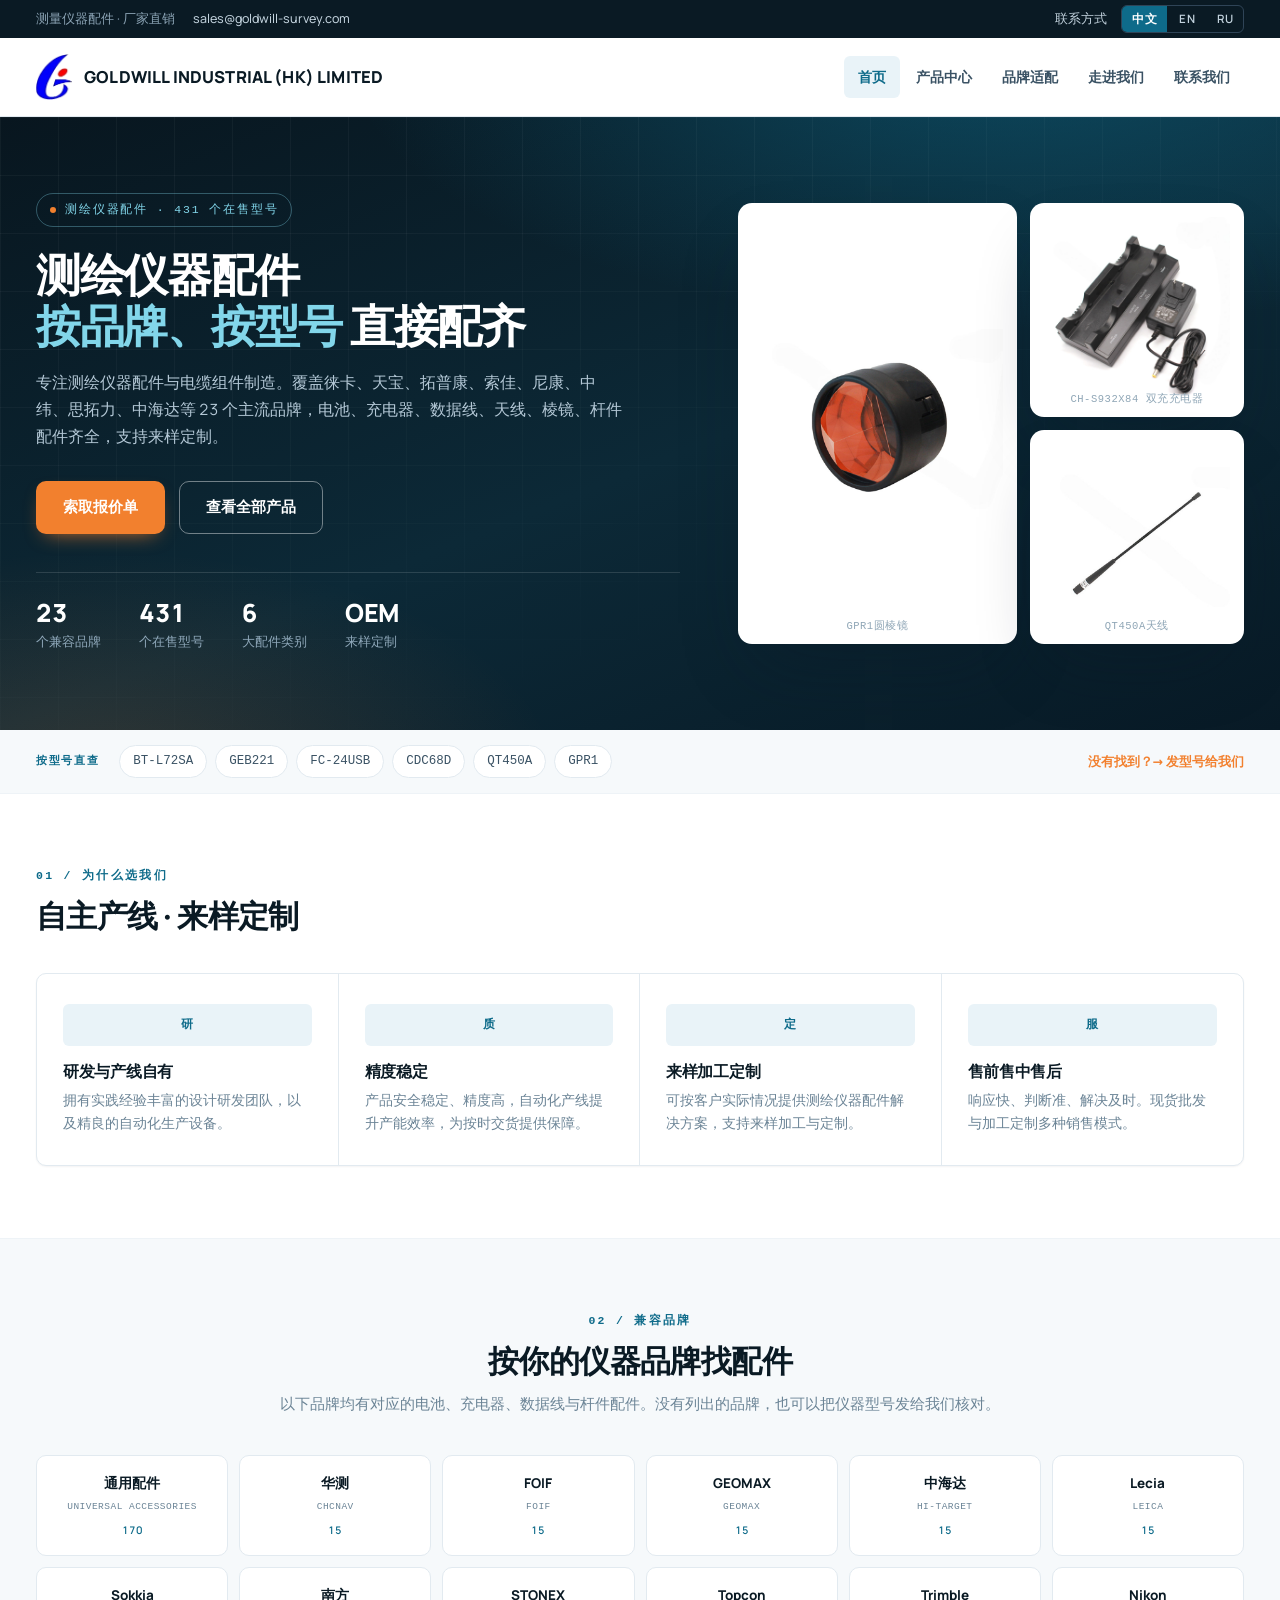
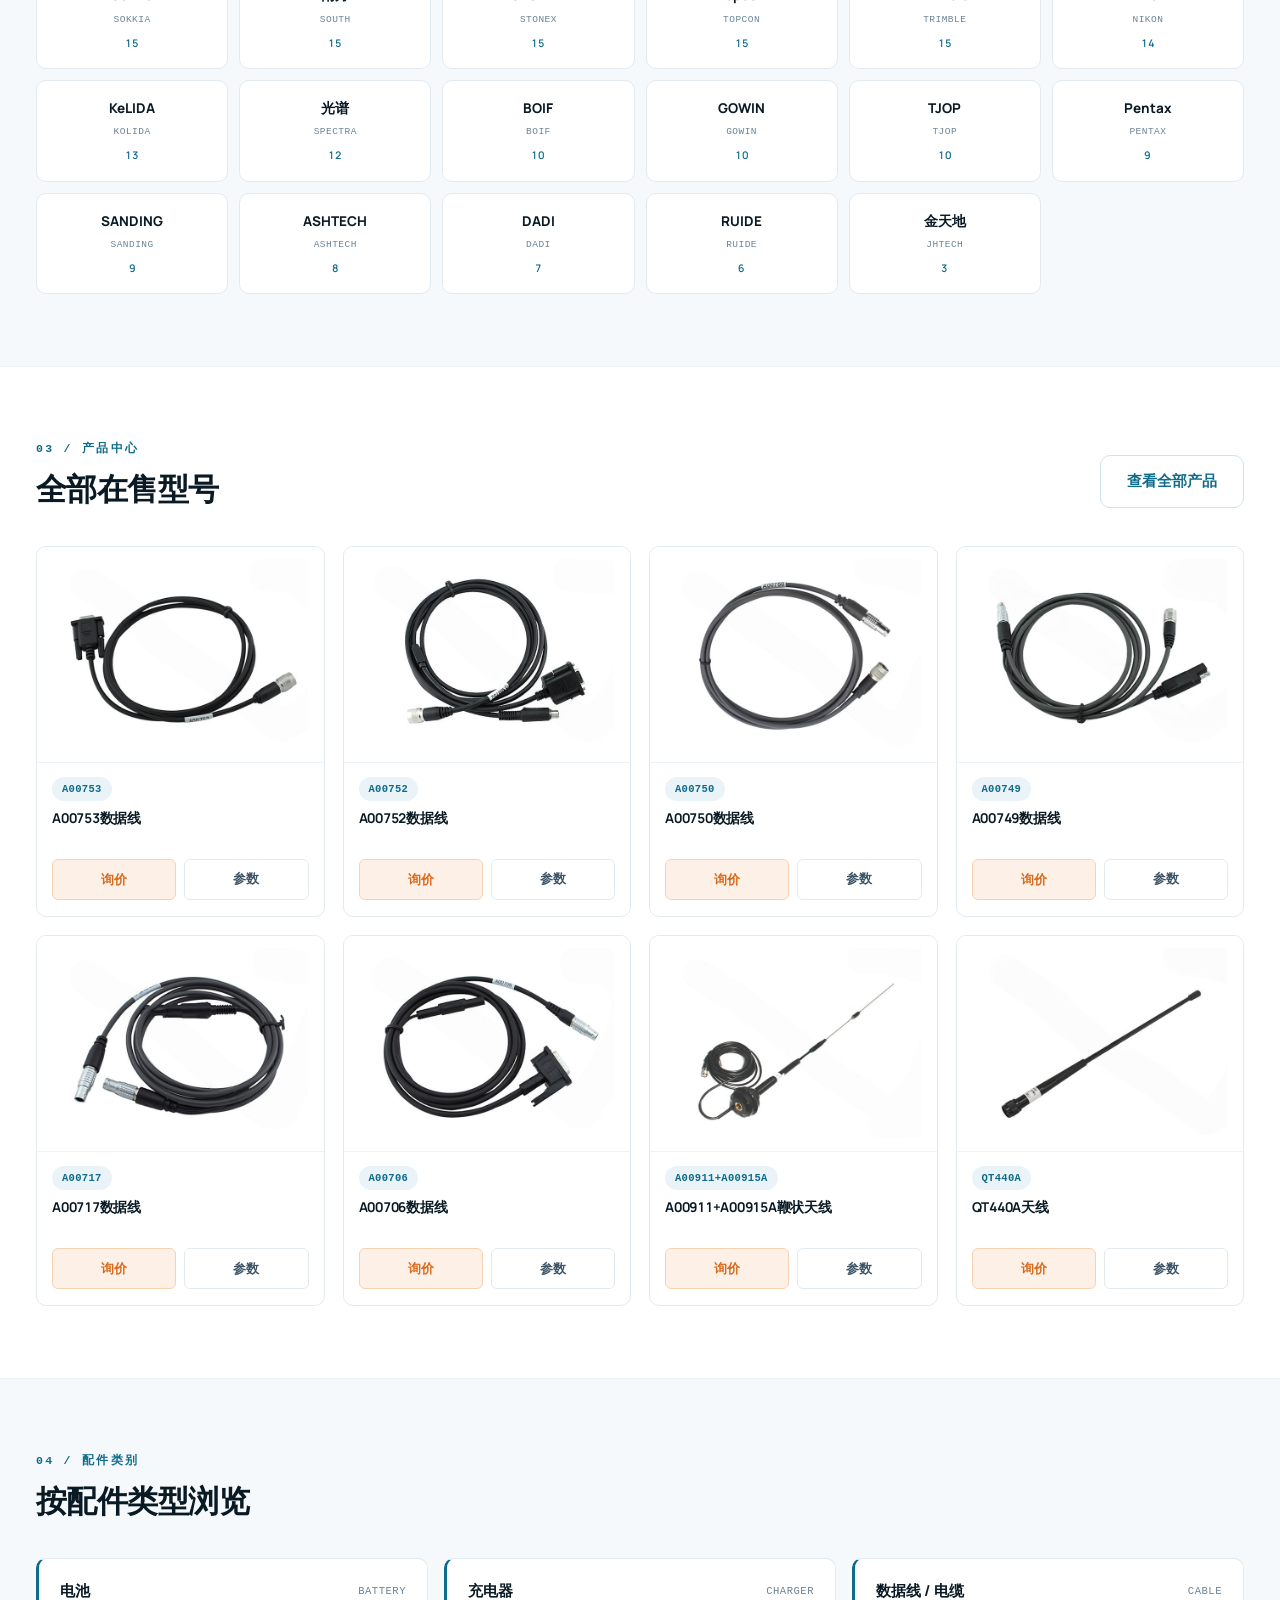
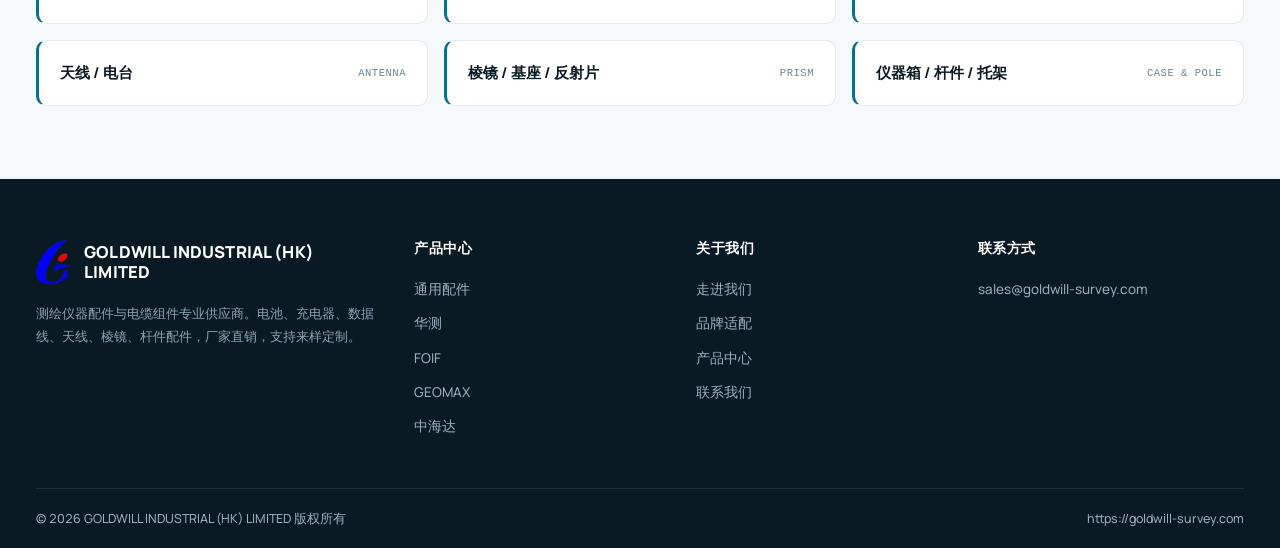
<file: index.html>
<!DOCTYPE html><html lang="zh-CN" dir="ltr"><head><meta charset="UTF-8"><meta name="viewport" content="width=device-width,initial-scale=1"><title>测量仪器配件制造商 — 全站仪电池·充电器·数据线·棱镜</title><meta name="description" content="专注测绘仪器配件与电缆组件：覆盖徕卡、天宝、拓普康、索佳、尼康、中纬等 23 个品牌的电池、充电器、数据线、天线、棱镜与杆件配件。支持来样定制。"><link rel="alternate" hreflang="zh-CN" href="https://goldwill-survey.com/index.html"><link rel="alternate" hreflang="en" href="https://goldwill-survey.com/en/index.html"><link rel="alternate" hreflang="ru" href="https://goldwill-survey.com/ru/index.html"><link rel="canonical" href="https://goldwill-survey.com/index.html"><link rel="stylesheet" href="assets/css/style.css"><meta name="theme-color" content="#0a1a24"><meta property="og:site_name" content="GOLDWILL"><meta property="og:type" content="website"><meta property="og:title" content="测量仪器配件制造商 — 全站仪电池·充电器·数据线·棱镜"><meta property="og:description" content="专注测绘仪器配件与电缆组件：覆盖徕卡、天宝、拓普康、索佳、尼康、中纬等 23 个品牌的电池、充电器、数据线、天线、棱镜与杆件配件。支持来样定制。"><meta property="og:image" content="https://goldwill-survey.com/assets/img/products/1591298.jpg"><meta property="og:image:width" content="800"><meta property="og:image:height" content="600"><meta name="twitter:card" content="summary_large_image"></head><body><div class="topbar"><div class="wrap"><div class="tb-l"><span class="tag">测量仪器配件 · 厂家直销</span><span>sales@goldwill-survey.com</span></div><div class="tb-r"><span>联系方式</span><span class="lang"><a href="index.html" class="on">中文</a><a href="en/index.html">EN</a><a href="ru/index.html">RU</a></span></div></div></div><header class="head"><div class="wrap"><a class="logo" href="index.html"><img class="mark" src="assets/img/logo-mark.png" alt="GOLDWILL" width="76" height="97"><span class="txt"><b>GOLDWILL INDUSTRIAL (HK) LIMITED</b></span></a><nav class="nav" id="nav"><a href="index.html" class="on">首页</a><a href="products.html">产品中心</a><a href="brands.html">品牌适配</a><a href="about.html">走进我们</a><a href="contact.html">联系我们</a></nav><button class="burger" id="burger" aria-label="menu">&#9776;</button></div></header><section class="hero"><div class="wrap"><div><span class="eyebrow"><i></i>测绘仪器配件 · 431 个在售型号</span><h1>测绘仪器配件<br><em>按品牌、按型号</em> 直接配齐</h1><p class="lead">专注测绘仪器配件与电缆组件制造。覆盖徕卡、天宝、拓普康、索佳、尼康、中纬、思拓力、中海达等 23 个主流品牌，电池、充电器、数据线、天线、棱镜、杆件配件齐全，支持来样定制。</p><div class="cta"><a class="btn btn-p" href="contact.html">索取报价单</a><a class="btn btn-s" href="products.html">查看全部产品</a></div><div class="nums"><div><b>23</b><span>个兼容品牌</span></div><div><b>431</b><span>个在售型号</span></div><div><b>6</b><span>大配件类别</span></div><div><b>OEM</b><span>来样定制</span></div></div></div><div class="mosaic"><div class="t"><img src="assets/img/products/1591298.jpg" alt="GPR1圆棱镜" width="800" height="600" loading="eager" decoding="async"><span class="cap">GPR1圆棱镜</span></div><div class="t"><img src="assets/img/products/1301864.jpg" alt="CH-S932X84 双充充电器" width="800" height="800" loading="eager" decoding="async"><span class="cap">CH-S932X84 双充充电器</span></div><div class="t"><img src="assets/img/products/1301887.jpg" alt="QT450A天线" width="600" height="450" loading="eager" decoding="async"><span class="cap">QT450A天线</span></div></div></div></section><div class="lookbar"><div class="wrap"><span class="k">按型号直查</span><ul><li><a href="contact.html?m=BT-L72SA"><code>BT-L72SA</code></a></li><li><a href="contact.html?m=GEB221"><code>GEB221</code></a></li><li><a href="contact.html?m=FC-24USB"><code>FC-24USB</code></a></li><li><a href="contact.html?m=CDC68D"><code>CDC68D</code></a></li><li><a href="contact.html?m=QT450A"><code>QT450A</code></a></li><li><a href="contact.html?m=GPR1"><code>GPR1</code></a></li></ul><a class="more" href="contact.html">没有找到？→ 发型号给我们</a></div></div><section class="sec"><div class="wrap"><div class="sec-head"><span class="no">01 / 为什么选我们</span><h2>自主产线 · 来样定制</h2></div><div class="adv"><div><div class="ic">研</div><h3>研发与产线自有</h3><p>拥有实践经验丰富的设计研发团队，以及精良的自动化生产设备。</p></div><div><div class="ic">质</div><h3>精度稳定</h3><p>产品安全稳定、精度高，自动化产线提升产能效率，为按时交货提供保障。</p></div><div><div class="ic">定</div><h3>来样加工定制</h3><p>可按客户实际情况提供测绘仪器配件解决方案，支持来样加工与定制。</p></div><div><div class="ic">服</div><h3>售前售中售后</h3><p>响应快、判断准、解决及时。现货批发与加工定制多种销售模式。</p></div></div></div></section><section class="sec soft"><div class="wrap"><div class="sec-head center"><span class="no">02 / 兼容品牌</span><h2>按你的仪器品牌找配件</h2><p>以下品牌均有对应的电池、充电器、数据线与杆件配件。没有列出的品牌，也可以把仪器型号发给我们核对。</p></div><div class="brands"><a href="brands.html#universal-accessories"><b>通用配件</b><span>UNIVERSAL ACCESSORIES</span><em>170</em></a><a href="brands.html#chcnav"><b>华测</b><span>CHCNAV</span><em>15</em></a><a href="brands.html#foif"><b>FOIF</b><span>FOIF</span><em>15</em></a><a href="brands.html#geomax"><b>GEOMAX</b><span>GEOMAX</span><em>15</em></a><a href="brands.html#hi-target"><b>中海达</b><span>HI-TARGET</span><em>15</em></a><a href="brands.html#leica"><b>Lecia</b><span>LEICA</span><em>15</em></a><a href="brands.html#sokkia"><b>Sokkia</b><span>SOKKIA</span><em>15</em></a><a href="brands.html#south"><b>南方</b><span>SOUTH</span><em>15</em></a><a href="brands.html#stonex"><b>STONEX</b><span>STONEX</span><em>15</em></a><a href="brands.html#topcon"><b>Topcon</b><span>TOPCON</span><em>15</em></a><a href="brands.html#trimble"><b>Trimble</b><span>TRIMBLE</span><em>15</em></a><a href="brands.html#nikon"><b>Nikon</b><span>NIKON</span><em>14</em></a><a href="brands.html#kolida"><b>KeLIDA</b><span>KOLIDA</span><em>13</em></a><a href="brands.html#spectra"><b>光谱</b><span>SPECTRA</span><em>12</em></a><a href="brands.html#boif"><b>BOIF</b><span>BOIF</span><em>10</em></a><a href="brands.html#gowin"><b>GOWIN</b><span>GOWIN</span><em>10</em></a><a href="brands.html#tjop"><b>TJOP</b><span>TJOP</span><em>10</em></a><a href="brands.html#pentax"><b>Pentax</b><span>PENTAX</span><em>9</em></a><a href="brands.html#sanding"><b>SANDING</b><span>SANDING</span><em>9</em></a><a href="brands.html#ashtech"><b>ASHTECH</b><span>ASHTECH</span><em>8</em></a><a href="brands.html#dadi"><b>DADI</b><span>DADI</span><em>7</em></a><a href="brands.html#ruide"><b>RUIDE</b><span>RUIDE</span><em>6</em></a><a href="brands.html#jhtech"><b>金天地</b><span>JHTECH</span><em>3</em></a></div></div></section><section class="sec"><div class="wrap"><div class="sec-head row"><div><span class="no">03 / 产品中心</span><h2>全部在售型号</h2></div><a class="btn btn-o" href="products.html">查看全部产品</a></div><div class="pgrid"><article class="pcard" data-b="universal-accessories" data-k="a00753数据线 gps数据线 a00753"><button class="ph" type="button" data-lb-open data-pid="1302201" data-spec="1" data-src="assets/img/products/1302201.jpg" data-name="A00753数据线" data-mdl="A00753" data-br="Universal Accessories" data-href="contact.html?m=A00753&amp;n=A00753%E6%95%B0%E6%8D%AE%E7%BA%BF"><img src="assets/img/products/1302201.jpg" alt="A00753数据线" width="600" height="450" loading="eager" decoding="async"><span class="qv" aria-hidden="true">&#9906;</span><span class="sr">查看大图</span></button><div class="bd"><span class="mdl">A00753</span><h4>A00753数据线</h4><div class="act"><a class="pri" href="contact.html?m=A00753&amp;n=A00753%E6%95%B0%E6%8D%AE%E7%BA%BF">询价</a><button type="button" data-lb-open>参数</button></div></div></article><article class="pcard" data-b="universal-accessories" data-k="a00752数据线 gps数据线 a00752"><button class="ph" type="button" data-lb-open data-pid="1302202" data-spec="1" data-src="assets/img/products/1302202.jpg" data-name="A00752数据线" data-mdl="A00752" data-br="Universal Accessories" data-href="contact.html?m=A00752&amp;n=A00752%E6%95%B0%E6%8D%AE%E7%BA%BF"><img src="assets/img/products/1302202.jpg" alt="A00752数据线" width="600" height="450" loading="eager" decoding="async"><span class="qv" aria-hidden="true">&#9906;</span><span class="sr">查看大图</span></button><div class="bd"><span class="mdl">A00752</span><h4>A00752数据线</h4><div class="act"><a class="pri" href="contact.html?m=A00752&amp;n=A00752%E6%95%B0%E6%8D%AE%E7%BA%BF">询价</a><button type="button" data-lb-open>参数</button></div></div></article><article class="pcard" data-b="universal-accessories" data-k="a00750数据线 gps数据线 a00750"><button class="ph" type="button" data-lb-open data-pid="1302203" data-spec="1" data-src="assets/img/products/1302203.jpg" data-name="A00750数据线" data-mdl="A00750" data-br="Universal Accessories" data-href="contact.html?m=A00750&amp;n=A00750%E6%95%B0%E6%8D%AE%E7%BA%BF"><img src="assets/img/products/1302203.jpg" alt="A00750数据线" width="600" height="450" loading="eager" decoding="async"><span class="qv" aria-hidden="true">&#9906;</span><span class="sr">查看大图</span></button><div class="bd"><span class="mdl">A00750</span><h4>A00750数据线</h4><div class="act"><a class="pri" href="contact.html?m=A00750&amp;n=A00750%E6%95%B0%E6%8D%AE%E7%BA%BF">询价</a><button type="button" data-lb-open>参数</button></div></div></article><article class="pcard" data-b="universal-accessories" data-k="a00749数据线 gps数据线 a00749"><button class="ph" type="button" data-lb-open data-pid="1302204" data-spec="1" data-src="assets/img/products/1302204.jpg" data-name="A00749数据线" data-mdl="A00749" data-br="Universal Accessories" data-href="contact.html?m=A00749&amp;n=A00749%E6%95%B0%E6%8D%AE%E7%BA%BF"><img src="assets/img/products/1302204.jpg" alt="A00749数据线" width="600" height="450" loading="eager" decoding="async"><span class="qv" aria-hidden="true">&#9906;</span><span class="sr">查看大图</span></button><div class="bd"><span class="mdl">A00749</span><h4>A00749数据线</h4><div class="act"><a class="pri" href="contact.html?m=A00749&amp;n=A00749%E6%95%B0%E6%8D%AE%E7%BA%BF">询价</a><button type="button" data-lb-open>参数</button></div></div></article><article class="pcard" data-b="universal-accessories" data-k="a00717数据线 gps数据线 a00717"><button class="ph" type="button" data-lb-open data-pid="1302205" data-spec="1" data-src="assets/img/products/1302205.jpg" data-name="A00717数据线" data-mdl="A00717" data-br="Universal Accessories" data-href="contact.html?m=A00717&amp;n=A00717%E6%95%B0%E6%8D%AE%E7%BA%BF"><img src="assets/img/products/1302205.jpg" alt="A00717数据线" width="600" height="450" loading="lazy" decoding="async"><span class="qv" aria-hidden="true">&#9906;</span><span class="sr">查看大图</span></button><div class="bd"><span class="mdl">A00717</span><h4>A00717数据线</h4><div class="act"><a class="pri" href="contact.html?m=A00717&amp;n=A00717%E6%95%B0%E6%8D%AE%E7%BA%BF">询价</a><button type="button" data-lb-open>参数</button></div></div></article><article class="pcard" data-b="universal-accessories" data-k="a00706数据线 gps数据线 a00706"><button class="ph" type="button" data-lb-open data-pid="1302206" data-spec="1" data-src="assets/img/products/1302206.jpg" data-name="A00706数据线" data-mdl="A00706" data-br="Universal Accessories" data-href="contact.html?m=A00706&amp;n=A00706%E6%95%B0%E6%8D%AE%E7%BA%BF"><img src="assets/img/products/1302206.jpg" alt="A00706数据线" width="600" height="450" loading="lazy" decoding="async"><span class="qv" aria-hidden="true">&#9906;</span><span class="sr">查看大图</span></button><div class="bd"><span class="mdl">A00706</span><h4>A00706数据线</h4><div class="act"><a class="pri" href="contact.html?m=A00706&amp;n=A00706%E6%95%B0%E6%8D%AE%E7%BA%BF">询价</a><button type="button" data-lb-open>参数</button></div></div></article><article class="pcard" data-b="universal-accessories" data-k="a00911+a00915a鞭状天线 gps数据线 a00911+a00915a"><button class="ph" type="button" data-lb-open data-pid="1302207" data-spec="1" data-src="assets/img/products/1302207.jpg" data-name="A00911+A00915A鞭状天线" data-mdl="A00911+A00915A" data-br="Universal Accessories" data-href="contact.html?m=A00911%2BA00915A&amp;n=A00911%2BA00915A%E9%9E%AD%E7%8A%B6%E5%A4%A9%E7%BA%BF"><img src="assets/img/products/1302207.jpg" alt="A00911+A00915A鞭状天线" width="600" height="450" loading="lazy" decoding="async"><span class="qv" aria-hidden="true">&#9906;</span><span class="sr">查看大图</span></button><div class="bd"><span class="mdl">A00911+A00915A</span><h4>A00911+A00915A鞭状天线</h4><div class="act"><a class="pri" href="contact.html?m=A00911%2BA00915A&amp;n=A00911%2BA00915A%E9%9E%AD%E7%8A%B6%E5%A4%A9%E7%BA%BF">询价</a><button type="button" data-lb-open>参数</button></div></div></article><article class="pcard" data-b="universal-accessories" data-k="qt440a天线 gps数据线 qt440a"><button class="ph" type="button" data-lb-open data-pid="1302208" data-spec="1" data-src="assets/img/products/1302208.jpg" data-name="QT440A天线" data-mdl="QT440A" data-br="Universal Accessories" data-href="contact.html?m=QT440A&amp;n=QT440A%E5%A4%A9%E7%BA%BF"><img src="assets/img/products/1302208.jpg" alt="QT440A天线" width="600" height="450" loading="lazy" decoding="async"><span class="qv" aria-hidden="true">&#9906;</span><span class="sr">查看大图</span></button><div class="bd"><span class="mdl">QT440A</span><h4>QT440A天线</h4><div class="act"><a class="pri" href="contact.html?m=QT440A&amp;n=QT440A%E5%A4%A9%E7%BA%BF">询价</a><button type="button" data-lb-open>参数</button></div></div></article></div></div></section><section class="sec soft"><div class="wrap"><div class="sec-head"><span class="no">04 / 配件类别</span><h2>按配件类型浏览</h2></div><div class="cats"><a href="products.html"><b>电池</b><span>BATTERY</span></a><a href="products.html"><b>充电器</b><span>CHARGER</span></a><a href="products.html"><b>数据线 / 电缆</b><span>CABLE</span></a><a href="products.html"><b>天线 / 电台</b><span>ANTENNA</span></a><a href="products.html"><b>棱镜 / 基座 / 反射片</b><span>PRISM</span></a><a href="products.html"><b>仪器箱 / 杆件 / 托架</b><span>CASE &amp; POLE</span></a></div></div></section><footer class="foot"><div class="wrap"><div class="cols"><div><a class="logo" href="index.html"><img class="mark" src="assets/img/logo-mark.png" alt="GOLDWILL" width="76" height="97"><span class="txt"><b>GOLDWILL INDUSTRIAL (HK) LIMITED</b></span></a><p class="desc">测绘仪器配件与电缆组件专业供应商。电池、充电器、数据线、天线、棱镜、杆件配件，厂家直销，支持来样定制。</p></div><div><h4>产品中心</h4><ul><li><a href="products.html#universal-accessories">通用配件</a></li><li><a href="products.html#chcnav">华测</a></li><li><a href="products.html#foif">FOIF</a></li><li><a href="products.html#geomax">GEOMAX</a></li><li><a href="products.html#hi-target">中海达</a></li></ul></div><div><h4>关于我们</h4><ul><li><a href="about.html">走进我们</a></li><li><a href="brands.html">品牌适配</a></li><li><a href="products.html">产品中心</a></li><li><a href="contact.html">联系我们</a></li></ul></div><div><h4>联系方式</h4><ul><li>sales@goldwill-survey.com</li></ul></div></div><div class="bottom"><span>&copy; 2026 GOLDWILL INDUSTRIAL (HK) LIMITED&nbsp;版权所有</span><span>https://goldwill-survey.com</span></div></div></footer><div class="lb" id="lb" hidden role="dialog" aria-modal="true" aria-label="参数"><button class="lb-x" type="button" data-lb="close" aria-label="关闭">&times;</button><button class="lb-pv" type="button" data-lb="prev" aria-label="上一张">&#8249;</button><button class="lb-nx" type="button" data-lb="next" aria-label="下一张">&#8250;</button><figure><div class="shot"><img id="lb-img" alt=""></div><figcaption><span class="mdl" id="lb-mdl"></span><h4 id="lb-name"></h4><p class="br" id="lb-br"></p><span class="idx" id="lb-idx"></span><div class="spec" id="lb-spec" hidden></div><div class="cta"><a class="btn btn-p" id="lb-go" href="contact.html">询价</a></div></figcaption></figure></div><script>window.__SPEC={"url":"assets/data/specs-zh.json","dir":"assets/img/detail/","head":"规格参数","note":"厂商说明","load":"加载中…"};</script><script>
(function(){var b=document.getElementById('burger');
if(b)b.addEventListener('click',function(){document.getElementById('nav').classList.toggle('open');});
var q=document.getElementById('q');if(!q)return;
var cards=[].slice.call(document.querySelectorAll('.pcard')),
groups=[].slice.call(document.querySelectorAll('.bgroup')),
btns=[].slice.call(document.querySelectorAll('.chips button')),cur='',
cn=document.querySelector('.toolbar .count'),
tpl=cn?(cn.dataset.tpl||''):'',orig=cn?cn.textContent:'';
function apply(){var v=q.value.trim().toLowerCase(),n=0;
cards.forEach(function(c){var ok=(!cur||c.dataset.b===cur)&&(!v||c.dataset.k.indexOf(v)>-1);
c.classList.toggle('hide',!ok);if(ok)n++;});
groups.forEach(function(g){g.style.display=g.querySelectorAll('.pcard:not(.hide)').length?'':'none';});
if(cn)cn.textContent=(!cur&&!v)?orig:tpl.replace('{n}',n);}
btns.forEach(function(b){b.addEventListener('click',function(){
btns.forEach(function(x){x.classList.remove('on')});b.classList.add('on');
cur=b.dataset.b;apply();});});
q.addEventListener('input',apply);})();
var fm=document.querySelector('form.frm[data-mail]');
if(fm)fm.addEventListener('submit',function(e){
e.preventDefault();
function lab(el){var d=el.parentNode,l=d?d.querySelector('label'):null;
return l?l.textContent.split('*').join('').trim():el.name;}
var lines=[];[].forEach.call(fm.querySelectorAll('input,select,textarea'),function(el){
var v=(el.value||'').trim();if(v)lines.push(lab(el)+': '+v);});
var h=document.querySelector('h1'),sub=(h?h.textContent:'Enquiry')+(lines[0]?' - '+lines[0]:'');
location.href='mailto:'+fm.getAttribute('data-mail')+'?subject='+encodeURIComponent(sub)+
'&body='+encodeURIComponent(lines.join('\n'));});
/* ---- quick view: one dialog reused by every card on the page ---- */
(function(){var lb=document.getElementById('lb');if(!lb)return;
var img=document.getElementById('lb-img'),nm=document.getElementById('lb-name'),
md=document.getElementById('lb-mdl'),br=document.getElementById('lb-br'),
ix=document.getElementById('lb-idx'),go=document.getElementById('lb-go'),pos=0,
sbox=document.getElementById('lb-spec'),scache=null,spend=null;
function esc(s){return String(s).replace(/[&<>"]/g,function(c){
return c==='&'?'&amp;':c==='<'?'&lt;':c==='>'?'&gt;':'&quot;';});}
/* the spec payload is one shared file, fetched only on first use */
function loadspec(cb){if(scache){cb(scache);return;}
if(spend){spend.push(cb);return;}spend=[cb];
var cfg=window.__SPEC||{url:'',load:''};
fetch(cfg.url).then(function(r){return r.json()}).then(function(j){
scache=j;var q=spend;spend=null;q.forEach(function(f){f(j)});}).
catch(function(){scache={};var q=spend;spend=null;q.forEach(function(f){f(scache)});});}
function spec(b){if(!sbox)return;
sbox.hidden=true;sbox.innerHTML='';lb.classList.remove('has-spec');
if(!b.getAttribute('data-spec'))return;
var pid=b.getAttribute('data-pid'),cfg=window.__SPEC||{};
/* set before the fetch so the dialog takes its definite height in one step
   instead of jumping once the payload lands */
lb.classList.add('has-spec');
sbox.innerHTML='<p class="ld">'+esc(cfg.load||'')+'</p>';sbox.hidden=false;
loadspec(function(j){var e=j&&j[pid];
if(!e){sbox.hidden=true;sbox.innerHTML='';lb.classList.remove('has-spec');return;}
var h='',k;
if(e.r&&e.r.length){h+='<h5>'+esc(cfg.head||'')+'</h5><dl>';
for(k=0;k<e.r.length;k++){h+='<dt>'+esc(e.r[k][0])+'</dt><dd>'+esc(e.r[k][1])+'</dd>';}
h+='</dl>';}
if(e.n&&e.n.length){h+='<div class="nt"><h5>'+esc(cfg.note||'')+'</h5>';
for(k=0;k<e.n.length;k++){var t=e.n[k];
h+=(t[0]==='h')?'<h6>'+esc(t[1])+'</h6>':'<p>'+esc(t[1])+'</p>';}
h+='</div>';}
/* extra manufacturer photographs for this product, when they exist */
if(e.d&&e.d.length){h+='<div class="dg">';
for(k=0;k<e.d.length;k++){
h+='<img class="di" loading="lazy" decoding="async" alt="" src="'+esc(cfg.dir||'')+esc(e.d[k])+'">';}
h+='</div>';}
sbox.innerHTML=h;sbox.hidden=!h;});}
function vis(){return [].slice.call(document.querySelectorAll('.pcard')).
filter(function(c){return !c.classList.contains('hide')});}
function open(i){var cs=vis();if(!cs.length)return;pos=(i+cs.length)%cs.length;
var b=cs[pos].querySelector('.ph');if(!b)return;
img.src=b.getAttribute('data-src');img.alt=b.getAttribute('data-name')||'';
var m=b.getAttribute('data-mdl');md.textContent=m||'';md.style.display=m?'':'none';
nm.textContent=b.getAttribute('data-name')||'';
br.textContent=b.getAttribute('data-br')||'';
ix.textContent=(pos+1)+' / '+cs.length;
go.href=b.getAttribute('data-href')||'#';
spec(b);
lb.hidden=false;document.documentElement.style.overflow='hidden';}
function close(){lb.hidden=true;img.removeAttribute('src');
document.documentElement.style.overflow='';}
document.addEventListener('click',function(e){
var el=e.target&&e.target.closest?e.target.closest('[data-lb-open]'):null;
if(!el)return;var c=el.closest('.pcard');if(!c)return;e.preventDefault();
open(vis().indexOf(c));});
lb.addEventListener('click',function(e){if(e.target===lb){close();return;}
var d=e.target.getAttribute&&e.target.getAttribute('data-lb');
if(d==='close')close();else if(d==='prev')open(pos-1);else if(d==='next')open(pos+1);});
document.addEventListener('keydown',function(e){if(lb.hidden)return;
if(e.key==='Escape')close();else if(e.key==='ArrowLeft')open(pos-1);
else if(e.key==='ArrowRight')open(pos+1);});})();
/* ---- enquiry form: carry over the model the visitor was looking at ---- */
(function(){var s=location.search;if(!s)return;
var p=new URLSearchParams(s),m=p.get('m'),n=p.get('n');
if(m){var f=document.querySelector('input[name=model]');if(f&&!f.value)f.value=m;}
if(n){var t=document.querySelector('textarea[name=note]');if(t&&!t.value)t.value=n;}})();
</script></body></html>
</file>
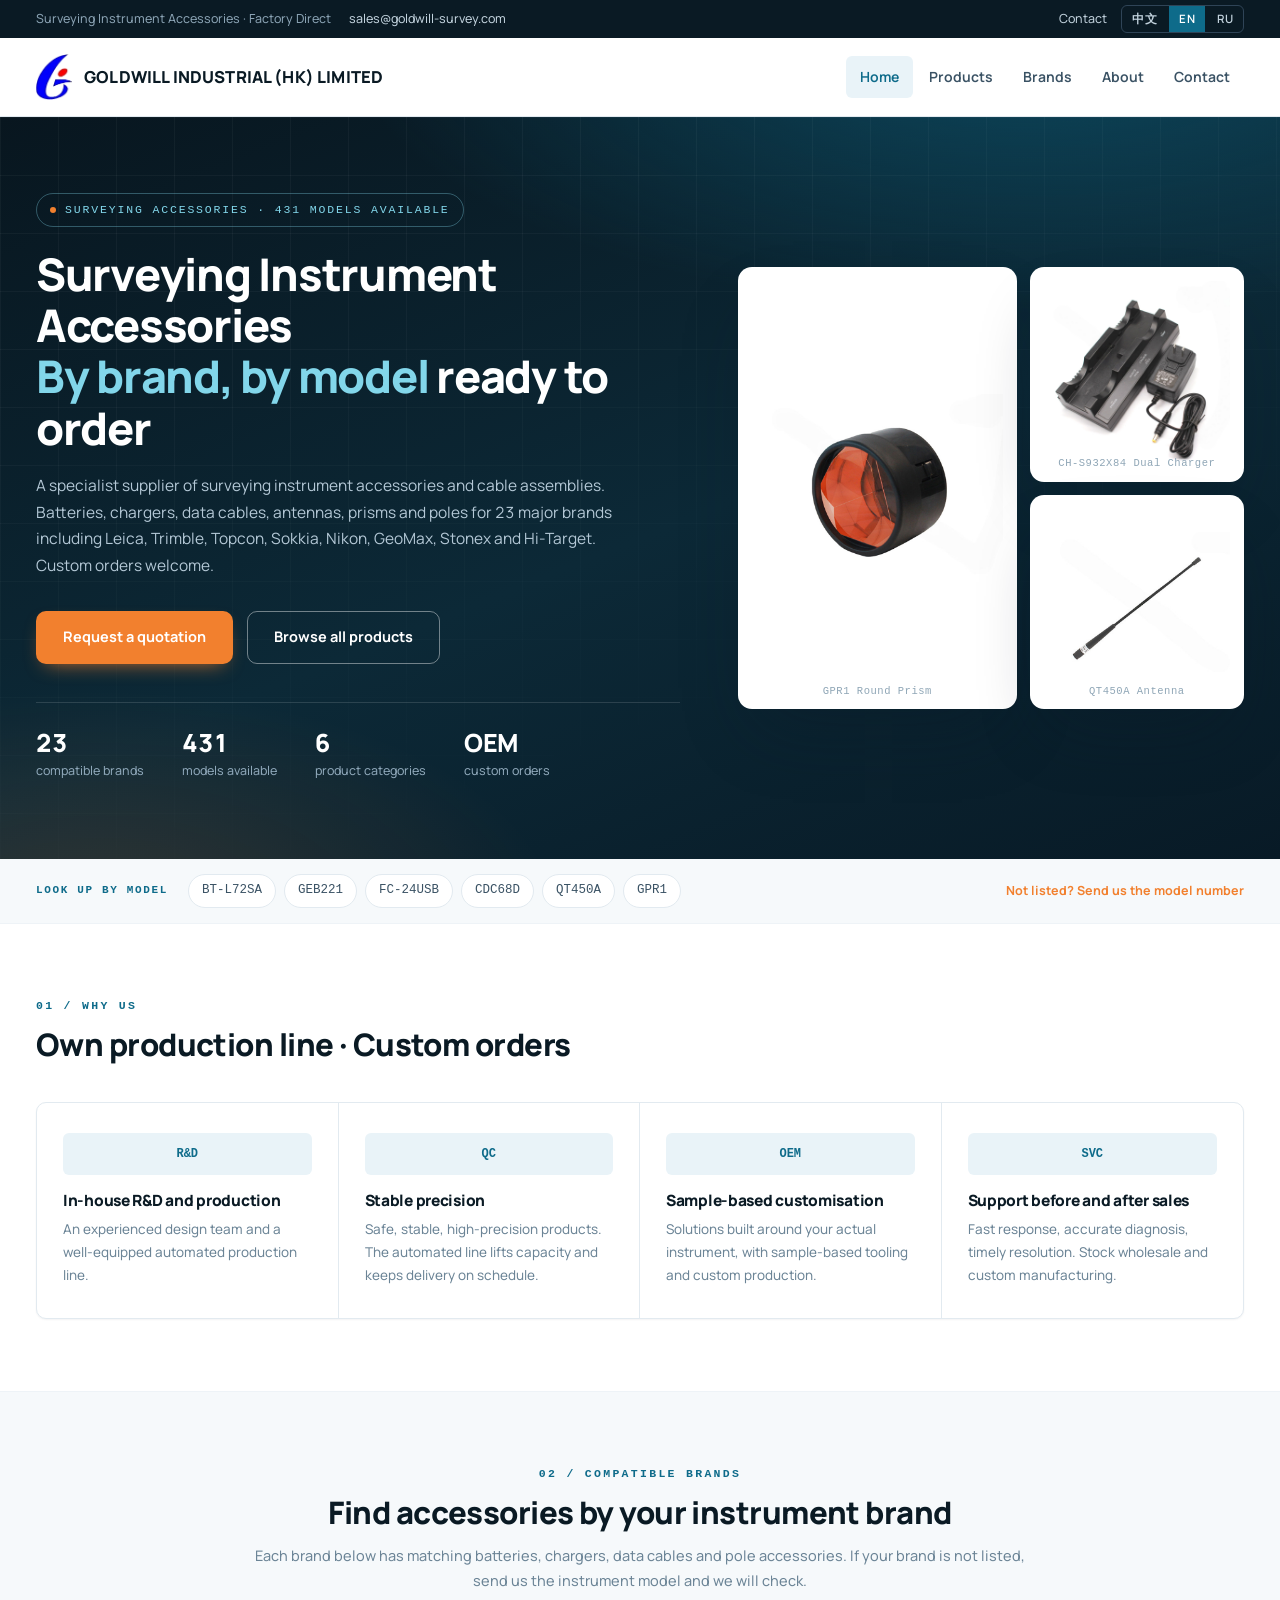
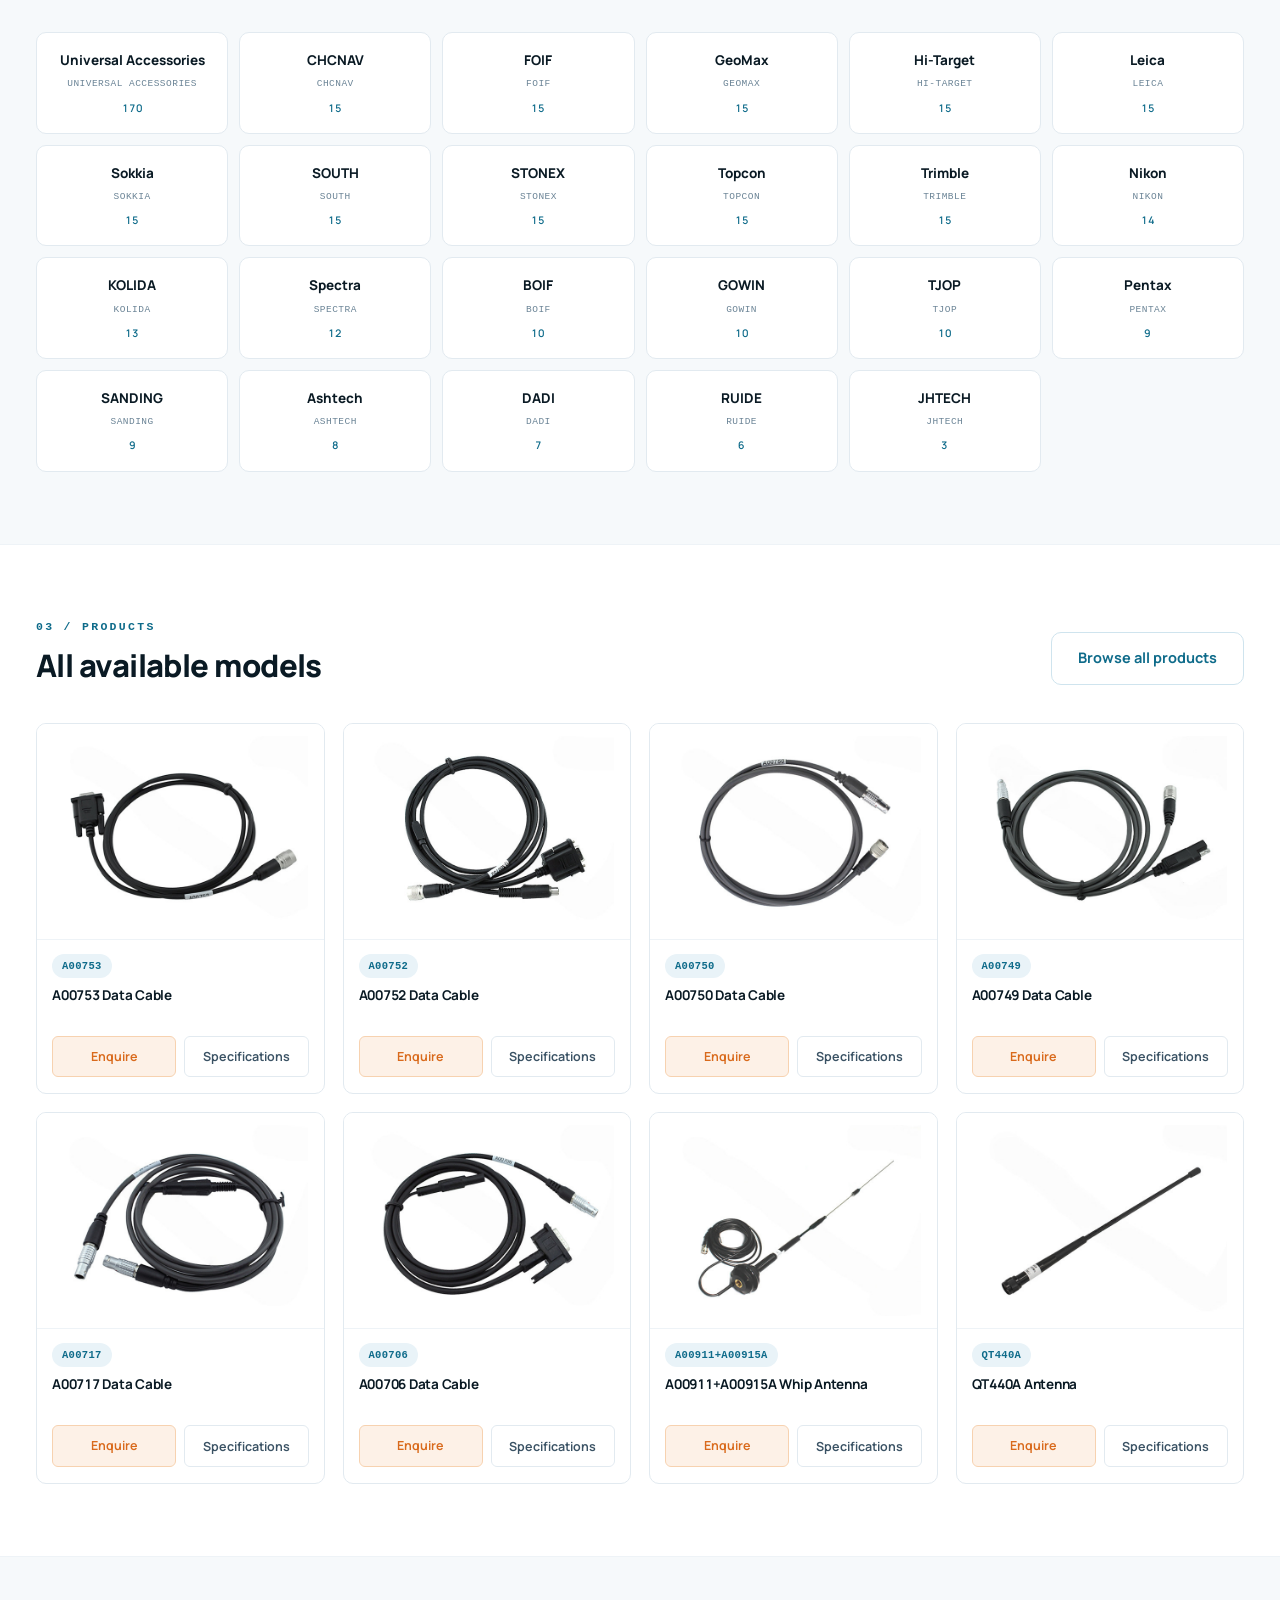
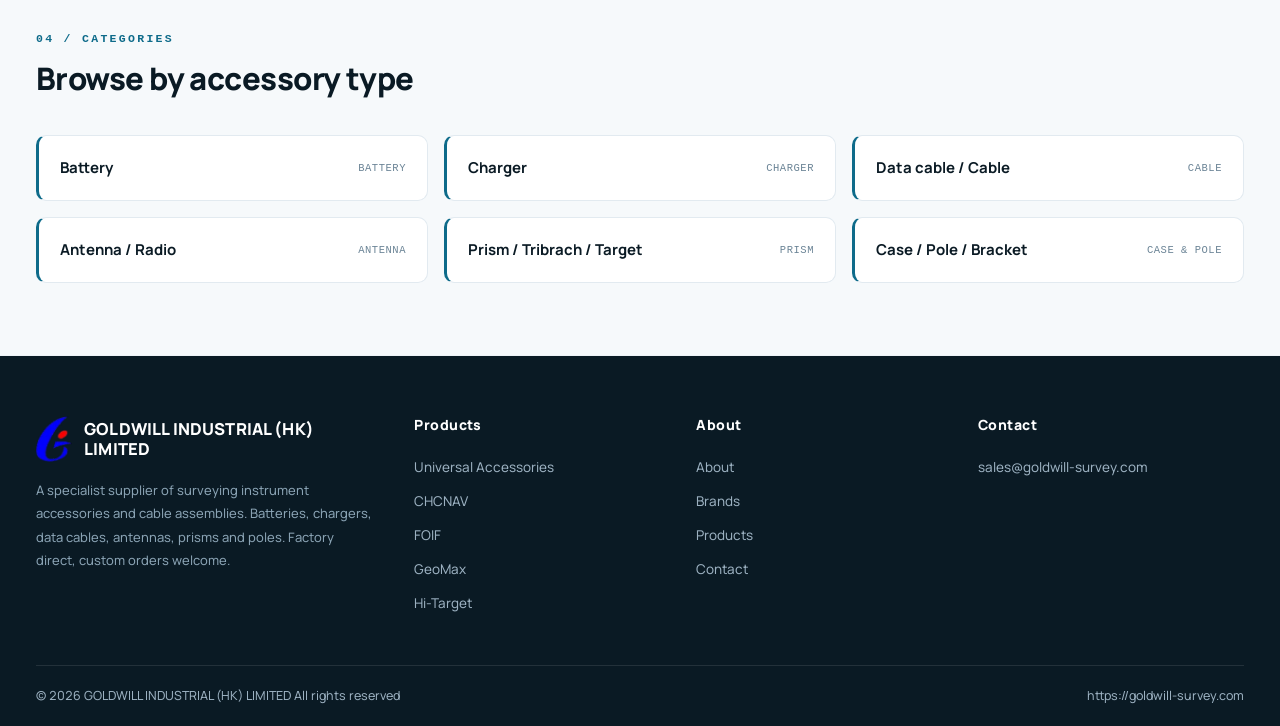
<file: en/index.html>
<!DOCTYPE html><html lang="en" dir="ltr"><head><meta charset="UTF-8"><meta name="viewport" content="width=device-width,initial-scale=1"><title>Surveying Instrument Accessories — Batteries, Chargers, Cables, Prisms</title><meta name="description" content="Batteries, chargers, data cables, antennas, prisms and poles for Leica, Trimble, Topcon, Sokkia, Nikon, GeoMax and 23 brands in total. Custom orders welcome."><link rel="alternate" hreflang="zh-CN" href="https://goldwill-survey.com/index.html"><link rel="alternate" hreflang="en" href="https://goldwill-survey.com/en/index.html"><link rel="alternate" hreflang="ru" href="https://goldwill-survey.com/ru/index.html"><link rel="canonical" href="https://goldwill-survey.com/en/index.html"><link rel="stylesheet" href="../assets/css/style.css"><meta name="theme-color" content="#0a1a24"><meta property="og:site_name" content="GOLDWILL"><meta property="og:type" content="website"><meta property="og:title" content="Surveying Instrument Accessories — Batteries, Chargers, Cables, Prisms"><meta property="og:description" content="Batteries, chargers, data cables, antennas, prisms and poles for Leica, Trimble, Topcon, Sokkia, Nikon, GeoMax and 23 brands in total. Custom orders welcome."><meta property="og:image" content="https://goldwill-survey.com/assets/img/products/1591298.jpg"><meta property="og:image:width" content="800"><meta property="og:image:height" content="600"><meta name="twitter:card" content="summary_large_image"></head><body><div class="topbar"><div class="wrap"><div class="tb-l"><span class="tag">Surveying Instrument Accessories · Factory Direct</span><span>sales@goldwill-survey.com</span></div><div class="tb-r"><span>Contact</span><span class="lang"><a href="../index.html">中文</a><a href="../en/index.html" class="on">EN</a><a href="../ru/index.html">RU</a></span></div></div></div><header class="head"><div class="wrap"><a class="logo" href="../en/index.html"><img class="mark" src="../assets/img/logo-mark.png" alt="GOLDWILL" width="76" height="97"><span class="txt"><b>GOLDWILL INDUSTRIAL (HK) LIMITED</b></span></a><nav class="nav" id="nav"><a href="../en/index.html" class="on">Home</a><a href="../en/products.html">Products</a><a href="../en/brands.html">Brands</a><a href="../en/about.html">About</a><a href="../en/contact.html">Contact</a></nav><button class="burger" id="burger" aria-label="menu">&#9776;</button></div></header><section class="hero"><div class="wrap"><div><span class="eyebrow"><i></i>Surveying accessories · 431 models available</span><h1>Surveying Instrument Accessories<br><em>By brand, by model</em> ready to order</h1><p class="lead">A specialist supplier of surveying instrument accessories and cable assemblies. Batteries, chargers, data cables, antennas, prisms and poles for 23 major brands including Leica, Trimble, Topcon, Sokkia, Nikon, GeoMax, Stonex and Hi-Target. Custom orders welcome.</p><div class="cta"><a class="btn btn-p" href="../en/contact.html">Request a quotation</a><a class="btn btn-s" href="../en/products.html">Browse all products</a></div><div class="nums"><div><b>23</b><span>compatible brands</span></div><div><b>431</b><span>models available</span></div><div><b>6</b><span>product categories</span></div><div><b>OEM</b><span>custom orders</span></div></div></div><div class="mosaic"><div class="t"><img src="../assets/img/products/1591298.jpg" alt="GPR1 Round Prism" width="800" height="600" loading="eager" decoding="async"><span class="cap">GPR1 Round Prism</span></div><div class="t"><img src="../assets/img/products/1301864.jpg" alt="CH-S932X84 Dual Charger" width="800" height="800" loading="eager" decoding="async"><span class="cap">CH-S932X84 Dual Charger</span></div><div class="t"><img src="../assets/img/products/1301887.jpg" alt="QT450A Antenna" width="600" height="450" loading="eager" decoding="async"><span class="cap">QT450A Antenna</span></div></div></div></section><div class="lookbar"><div class="wrap"><span class="k">Look up by model</span><ul><li><a href="../en/contact.html?m=BT-L72SA"><code>BT-L72SA</code></a></li><li><a href="../en/contact.html?m=GEB221"><code>GEB221</code></a></li><li><a href="../en/contact.html?m=FC-24USB"><code>FC-24USB</code></a></li><li><a href="../en/contact.html?m=CDC68D"><code>CDC68D</code></a></li><li><a href="../en/contact.html?m=QT450A"><code>QT450A</code></a></li><li><a href="../en/contact.html?m=GPR1"><code>GPR1</code></a></li></ul><a class="more" href="../en/contact.html">Not listed? Send us the model number</a></div></div><section class="sec"><div class="wrap"><div class="sec-head"><span class="no">01 / Why us</span><h2>Own production line · Custom orders</h2></div><div class="adv"><div><div class="ic">R&amp;D</div><h3>In-house R&amp;D and production</h3><p>An experienced design team and a well-equipped automated production line.</p></div><div><div class="ic">QC</div><h3>Stable precision</h3><p>Safe, stable, high-precision products. The automated line lifts capacity and keeps delivery on schedule.</p></div><div><div class="ic">OEM</div><h3>Sample-based customisation</h3><p>Solutions built around your actual instrument, with sample-based tooling and custom production.</p></div><div><div class="ic">SVC</div><h3>Support before and after sales</h3><p>Fast response, accurate diagnosis, timely resolution. Stock wholesale and custom manufacturing.</p></div></div></div></section><section class="sec soft"><div class="wrap"><div class="sec-head center"><span class="no">02 / Compatible brands</span><h2>Find accessories by your instrument brand</h2><p>Each brand below has matching batteries, chargers, data cables and pole accessories. If your brand is not listed, send us the instrument model and we will check.</p></div><div class="brands"><a href="../en/brands.html#universal-accessories"><b>Universal Accessories</b><span>UNIVERSAL ACCESSORIES</span><em>170</em></a><a href="../en/brands.html#chcnav"><b>CHCNAV</b><span>CHCNAV</span><em>15</em></a><a href="../en/brands.html#foif"><b>FOIF</b><span>FOIF</span><em>15</em></a><a href="../en/brands.html#geomax"><b>GeoMax</b><span>GEOMAX</span><em>15</em></a><a href="../en/brands.html#hi-target"><b>Hi-Target</b><span>HI-TARGET</span><em>15</em></a><a href="../en/brands.html#leica"><b>Leica</b><span>LEICA</span><em>15</em></a><a href="../en/brands.html#sokkia"><b>Sokkia</b><span>SOKKIA</span><em>15</em></a><a href="../en/brands.html#south"><b>SOUTH</b><span>SOUTH</span><em>15</em></a><a href="../en/brands.html#stonex"><b>STONEX</b><span>STONEX</span><em>15</em></a><a href="../en/brands.html#topcon"><b>Topcon</b><span>TOPCON</span><em>15</em></a><a href="../en/brands.html#trimble"><b>Trimble</b><span>TRIMBLE</span><em>15</em></a><a href="../en/brands.html#nikon"><b>Nikon</b><span>NIKON</span><em>14</em></a><a href="../en/brands.html#kolida"><b>KOLIDA</b><span>KOLIDA</span><em>13</em></a><a href="../en/brands.html#spectra"><b>Spectra</b><span>SPECTRA</span><em>12</em></a><a href="../en/brands.html#boif"><b>BOIF</b><span>BOIF</span><em>10</em></a><a href="../en/brands.html#gowin"><b>GOWIN</b><span>GOWIN</span><em>10</em></a><a href="../en/brands.html#tjop"><b>TJOP</b><span>TJOP</span><em>10</em></a><a href="../en/brands.html#pentax"><b>Pentax</b><span>PENTAX</span><em>9</em></a><a href="../en/brands.html#sanding"><b>SANDING</b><span>SANDING</span><em>9</em></a><a href="../en/brands.html#ashtech"><b>Ashtech</b><span>ASHTECH</span><em>8</em></a><a href="../en/brands.html#dadi"><b>DADI</b><span>DADI</span><em>7</em></a><a href="../en/brands.html#ruide"><b>RUIDE</b><span>RUIDE</span><em>6</em></a><a href="../en/brands.html#jhtech"><b>JHTECH</b><span>JHTECH</span><em>3</em></a></div></div></section><section class="sec"><div class="wrap"><div class="sec-head row"><div><span class="no">03 / Products</span><h2>All available models</h2></div><a class="btn btn-o" href="../en/products.html">Browse all products</a></div><div class="pgrid"><article class="pcard" data-b="universal-accessories" data-k="a00753 data cable gps数据线 a00753"><button class="ph" type="button" data-lb-open data-pid="1302201" data-spec="1" data-src="../assets/img/products/1302201.jpg" data-name="A00753 Data Cable" data-mdl="A00753" data-br="Universal Accessories" data-href="../en/contact.html?m=A00753&amp;n=A00753%20Data%20Cable"><img src="../assets/img/products/1302201.jpg" alt="A00753 Data Cable" width="600" height="450" loading="eager" decoding="async"><span class="qv" aria-hidden="true">&#9906;</span><span class="sr">View larger photo</span></button><div class="bd"><span class="mdl">A00753</span><h4>A00753 Data Cable</h4><div class="act"><a class="pri" href="../en/contact.html?m=A00753&amp;n=A00753%20Data%20Cable">Enquire</a><button type="button" data-lb-open>Specifications</button></div></div></article><article class="pcard" data-b="universal-accessories" data-k="a00752 data cable gps数据线 a00752"><button class="ph" type="button" data-lb-open data-pid="1302202" data-spec="1" data-src="../assets/img/products/1302202.jpg" data-name="A00752 Data Cable" data-mdl="A00752" data-br="Universal Accessories" data-href="../en/contact.html?m=A00752&amp;n=A00752%20Data%20Cable"><img src="../assets/img/products/1302202.jpg" alt="A00752 Data Cable" width="600" height="450" loading="eager" decoding="async"><span class="qv" aria-hidden="true">&#9906;</span><span class="sr">View larger photo</span></button><div class="bd"><span class="mdl">A00752</span><h4>A00752 Data Cable</h4><div class="act"><a class="pri" href="../en/contact.html?m=A00752&amp;n=A00752%20Data%20Cable">Enquire</a><button type="button" data-lb-open>Specifications</button></div></div></article><article class="pcard" data-b="universal-accessories" data-k="a00750 data cable gps数据线 a00750"><button class="ph" type="button" data-lb-open data-pid="1302203" data-spec="1" data-src="../assets/img/products/1302203.jpg" data-name="A00750 Data Cable" data-mdl="A00750" data-br="Universal Accessories" data-href="../en/contact.html?m=A00750&amp;n=A00750%20Data%20Cable"><img src="../assets/img/products/1302203.jpg" alt="A00750 Data Cable" width="600" height="450" loading="eager" decoding="async"><span class="qv" aria-hidden="true">&#9906;</span><span class="sr">View larger photo</span></button><div class="bd"><span class="mdl">A00750</span><h4>A00750 Data Cable</h4><div class="act"><a class="pri" href="../en/contact.html?m=A00750&amp;n=A00750%20Data%20Cable">Enquire</a><button type="button" data-lb-open>Specifications</button></div></div></article><article class="pcard" data-b="universal-accessories" data-k="a00749 data cable gps数据线 a00749"><button class="ph" type="button" data-lb-open data-pid="1302204" data-spec="1" data-src="../assets/img/products/1302204.jpg" data-name="A00749 Data Cable" data-mdl="A00749" data-br="Universal Accessories" data-href="../en/contact.html?m=A00749&amp;n=A00749%20Data%20Cable"><img src="../assets/img/products/1302204.jpg" alt="A00749 Data Cable" width="600" height="450" loading="eager" decoding="async"><span class="qv" aria-hidden="true">&#9906;</span><span class="sr">View larger photo</span></button><div class="bd"><span class="mdl">A00749</span><h4>A00749 Data Cable</h4><div class="act"><a class="pri" href="../en/contact.html?m=A00749&amp;n=A00749%20Data%20Cable">Enquire</a><button type="button" data-lb-open>Specifications</button></div></div></article><article class="pcard" data-b="universal-accessories" data-k="a00717 data cable gps数据线 a00717"><button class="ph" type="button" data-lb-open data-pid="1302205" data-spec="1" data-src="../assets/img/products/1302205.jpg" data-name="A00717 Data Cable" data-mdl="A00717" data-br="Universal Accessories" data-href="../en/contact.html?m=A00717&amp;n=A00717%20Data%20Cable"><img src="../assets/img/products/1302205.jpg" alt="A00717 Data Cable" width="600" height="450" loading="lazy" decoding="async"><span class="qv" aria-hidden="true">&#9906;</span><span class="sr">View larger photo</span></button><div class="bd"><span class="mdl">A00717</span><h4>A00717 Data Cable</h4><div class="act"><a class="pri" href="../en/contact.html?m=A00717&amp;n=A00717%20Data%20Cable">Enquire</a><button type="button" data-lb-open>Specifications</button></div></div></article><article class="pcard" data-b="universal-accessories" data-k="a00706 data cable gps数据线 a00706"><button class="ph" type="button" data-lb-open data-pid="1302206" data-spec="1" data-src="../assets/img/products/1302206.jpg" data-name="A00706 Data Cable" data-mdl="A00706" data-br="Universal Accessories" data-href="../en/contact.html?m=A00706&amp;n=A00706%20Data%20Cable"><img src="../assets/img/products/1302206.jpg" alt="A00706 Data Cable" width="600" height="450" loading="lazy" decoding="async"><span class="qv" aria-hidden="true">&#9906;</span><span class="sr">View larger photo</span></button><div class="bd"><span class="mdl">A00706</span><h4>A00706 Data Cable</h4><div class="act"><a class="pri" href="../en/contact.html?m=A00706&amp;n=A00706%20Data%20Cable">Enquire</a><button type="button" data-lb-open>Specifications</button></div></div></article><article class="pcard" data-b="universal-accessories" data-k="a00911+a00915a whip antenna gps数据线 a00911+a00915a"><button class="ph" type="button" data-lb-open data-pid="1302207" data-spec="1" data-src="../assets/img/products/1302207.jpg" data-name="A00911+A00915A Whip Antenna" data-mdl="A00911+A00915A" data-br="Universal Accessories" data-href="../en/contact.html?m=A00911%2BA00915A&amp;n=A00911%2BA00915A%20Whip%20Antenna"><img src="../assets/img/products/1302207.jpg" alt="A00911+A00915A Whip Antenna" width="600" height="450" loading="lazy" decoding="async"><span class="qv" aria-hidden="true">&#9906;</span><span class="sr">View larger photo</span></button><div class="bd"><span class="mdl">A00911+A00915A</span><h4>A00911+A00915A Whip Antenna</h4><div class="act"><a class="pri" href="../en/contact.html?m=A00911%2BA00915A&amp;n=A00911%2BA00915A%20Whip%20Antenna">Enquire</a><button type="button" data-lb-open>Specifications</button></div></div></article><article class="pcard" data-b="universal-accessories" data-k="qt440a antenna gps数据线 qt440a"><button class="ph" type="button" data-lb-open data-pid="1302208" data-spec="1" data-src="../assets/img/products/1302208.jpg" data-name="QT440A Antenna" data-mdl="QT440A" data-br="Universal Accessories" data-href="../en/contact.html?m=QT440A&amp;n=QT440A%20Antenna"><img src="../assets/img/products/1302208.jpg" alt="QT440A Antenna" width="600" height="450" loading="lazy" decoding="async"><span class="qv" aria-hidden="true">&#9906;</span><span class="sr">View larger photo</span></button><div class="bd"><span class="mdl">QT440A</span><h4>QT440A Antenna</h4><div class="act"><a class="pri" href="../en/contact.html?m=QT440A&amp;n=QT440A%20Antenna">Enquire</a><button type="button" data-lb-open>Specifications</button></div></div></article></div></div></section><section class="sec soft"><div class="wrap"><div class="sec-head"><span class="no">04 / Categories</span><h2>Browse by accessory type</h2></div><div class="cats"><a href="../en/products.html"><b>Battery</b><span>BATTERY</span></a><a href="../en/products.html"><b>Charger</b><span>CHARGER</span></a><a href="../en/products.html"><b>Data cable / Cable</b><span>CABLE</span></a><a href="../en/products.html"><b>Antenna / Radio</b><span>ANTENNA</span></a><a href="../en/products.html"><b>Prism / Tribrach / Target</b><span>PRISM</span></a><a href="../en/products.html"><b>Case / Pole / Bracket</b><span>CASE &amp; POLE</span></a></div></div></section><footer class="foot"><div class="wrap"><div class="cols"><div><a class="logo" href="../en/index.html"><img class="mark" src="../assets/img/logo-mark.png" alt="GOLDWILL" width="76" height="97"><span class="txt"><b>GOLDWILL INDUSTRIAL (HK) LIMITED</b></span></a><p class="desc">A specialist supplier of surveying instrument accessories and cable assemblies. Batteries, chargers, data cables, antennas, prisms and poles. Factory direct, custom orders welcome.</p></div><div><h4>Products</h4><ul><li><a href="../en/products.html#universal-accessories">Universal Accessories</a></li><li><a href="../en/products.html#chcnav">CHCNAV</a></li><li><a href="../en/products.html#foif">FOIF</a></li><li><a href="../en/products.html#geomax">GeoMax</a></li><li><a href="../en/products.html#hi-target">Hi-Target</a></li></ul></div><div><h4>About</h4><ul><li><a href="../en/about.html">About</a></li><li><a href="../en/brands.html">Brands</a></li><li><a href="../en/products.html">Products</a></li><li><a href="../en/contact.html">Contact</a></li></ul></div><div><h4>Contact</h4><ul><li>sales@goldwill-survey.com</li></ul></div></div><div class="bottom"><span>&copy; 2026 GOLDWILL INDUSTRIAL (HK) LIMITED&nbsp;All rights reserved</span><span>https://goldwill-survey.com</span></div></div></footer><div class="lb" id="lb" hidden role="dialog" aria-modal="true" aria-label="Details"><button class="lb-x" type="button" data-lb="close" aria-label="Close">&times;</button><button class="lb-pv" type="button" data-lb="prev" aria-label="Previous">&#8249;</button><button class="lb-nx" type="button" data-lb="next" aria-label="Next">&#8250;</button><figure><div class="shot"><img id="lb-img" alt=""></div><figcaption><span class="mdl" id="lb-mdl"></span><h4 id="lb-name"></h4><p class="br" id="lb-br"></p><span class="idx" id="lb-idx"></span><div class="spec" id="lb-spec" hidden></div><div class="cta"><a class="btn btn-p" id="lb-go" href="../en/contact.html">Enquire</a></div></figcaption></figure></div><script>window.__SPEC={"url":"../assets/data/specs-en.json","dir":"../assets/img/detail/","head":"Specifications","note":"Manufacturer's notes","load":"Loading…"};</script><script>
(function(){var b=document.getElementById('burger');
if(b)b.addEventListener('click',function(){document.getElementById('nav').classList.toggle('open');});
var q=document.getElementById('q');if(!q)return;
var cards=[].slice.call(document.querySelectorAll('.pcard')),
groups=[].slice.call(document.querySelectorAll('.bgroup')),
btns=[].slice.call(document.querySelectorAll('.chips button')),cur='',
cn=document.querySelector('.toolbar .count'),
tpl=cn?(cn.dataset.tpl||''):'',orig=cn?cn.textContent:'';
function apply(){var v=q.value.trim().toLowerCase(),n=0;
cards.forEach(function(c){var ok=(!cur||c.dataset.b===cur)&&(!v||c.dataset.k.indexOf(v)>-1);
c.classList.toggle('hide',!ok);if(ok)n++;});
groups.forEach(function(g){g.style.display=g.querySelectorAll('.pcard:not(.hide)').length?'':'none';});
if(cn)cn.textContent=(!cur&&!v)?orig:tpl.replace('{n}',n);}
btns.forEach(function(b){b.addEventListener('click',function(){
btns.forEach(function(x){x.classList.remove('on')});b.classList.add('on');
cur=b.dataset.b;apply();});});
q.addEventListener('input',apply);})();
var fm=document.querySelector('form.frm[data-mail]');
if(fm)fm.addEventListener('submit',function(e){
e.preventDefault();
function lab(el){var d=el.parentNode,l=d?d.querySelector('label'):null;
return l?l.textContent.split('*').join('').trim():el.name;}
var lines=[];[].forEach.call(fm.querySelectorAll('input,select,textarea'),function(el){
var v=(el.value||'').trim();if(v)lines.push(lab(el)+': '+v);});
var h=document.querySelector('h1'),sub=(h?h.textContent:'Enquiry')+(lines[0]?' - '+lines[0]:'');
location.href='mailto:'+fm.getAttribute('data-mail')+'?subject='+encodeURIComponent(sub)+
'&body='+encodeURIComponent(lines.join('\n'));});
/* ---- quick view: one dialog reused by every card on the page ---- */
(function(){var lb=document.getElementById('lb');if(!lb)return;
var img=document.getElementById('lb-img'),nm=document.getElementById('lb-name'),
md=document.getElementById('lb-mdl'),br=document.getElementById('lb-br'),
ix=document.getElementById('lb-idx'),go=document.getElementById('lb-go'),pos=0,
sbox=document.getElementById('lb-spec'),scache=null,spend=null;
function esc(s){return String(s).replace(/[&<>"]/g,function(c){
return c==='&'?'&amp;':c==='<'?'&lt;':c==='>'?'&gt;':'&quot;';});}
/* the spec payload is one shared file, fetched only on first use */
function loadspec(cb){if(scache){cb(scache);return;}
if(spend){spend.push(cb);return;}spend=[cb];
var cfg=window.__SPEC||{url:'',load:''};
fetch(cfg.url).then(function(r){return r.json()}).then(function(j){
scache=j;var q=spend;spend=null;q.forEach(function(f){f(j)});}).
catch(function(){scache={};var q=spend;spend=null;q.forEach(function(f){f(scache)});});}
function spec(b){if(!sbox)return;
sbox.hidden=true;sbox.innerHTML='';lb.classList.remove('has-spec');
if(!b.getAttribute('data-spec'))return;
var pid=b.getAttribute('data-pid'),cfg=window.__SPEC||{};
/* set before the fetch so the dialog takes its definite height in one step
   instead of jumping once the payload lands */
lb.classList.add('has-spec');
sbox.innerHTML='<p class="ld">'+esc(cfg.load||'')+'</p>';sbox.hidden=false;
loadspec(function(j){var e=j&&j[pid];
if(!e){sbox.hidden=true;sbox.innerHTML='';lb.classList.remove('has-spec');return;}
var h='',k;
if(e.r&&e.r.length){h+='<h5>'+esc(cfg.head||'')+'</h5><dl>';
for(k=0;k<e.r.length;k++){h+='<dt>'+esc(e.r[k][0])+'</dt><dd>'+esc(e.r[k][1])+'</dd>';}
h+='</dl>';}
if(e.n&&e.n.length){h+='<div class="nt"><h5>'+esc(cfg.note||'')+'</h5>';
for(k=0;k<e.n.length;k++){var t=e.n[k];
h+=(t[0]==='h')?'<h6>'+esc(t[1])+'</h6>':'<p>'+esc(t[1])+'</p>';}
h+='</div>';}
/* extra manufacturer photographs for this product, when they exist */
if(e.d&&e.d.length){h+='<div class="dg">';
for(k=0;k<e.d.length;k++){
h+='<img class="di" loading="lazy" decoding="async" alt="" src="'+esc(cfg.dir||'')+esc(e.d[k])+'">';}
h+='</div>';}
sbox.innerHTML=h;sbox.hidden=!h;});}
function vis(){return [].slice.call(document.querySelectorAll('.pcard')).
filter(function(c){return !c.classList.contains('hide')});}
function open(i){var cs=vis();if(!cs.length)return;pos=(i+cs.length)%cs.length;
var b=cs[pos].querySelector('.ph');if(!b)return;
img.src=b.getAttribute('data-src');img.alt=b.getAttribute('data-name')||'';
var m=b.getAttribute('data-mdl');md.textContent=m||'';md.style.display=m?'':'none';
nm.textContent=b.getAttribute('data-name')||'';
br.textContent=b.getAttribute('data-br')||'';
ix.textContent=(pos+1)+' / '+cs.length;
go.href=b.getAttribute('data-href')||'#';
spec(b);
lb.hidden=false;document.documentElement.style.overflow='hidden';}
function close(){lb.hidden=true;img.removeAttribute('src');
document.documentElement.style.overflow='';}
document.addEventListener('click',function(e){
var el=e.target&&e.target.closest?e.target.closest('[data-lb-open]'):null;
if(!el)return;var c=el.closest('.pcard');if(!c)return;e.preventDefault();
open(vis().indexOf(c));});
lb.addEventListener('click',function(e){if(e.target===lb){close();return;}
var d=e.target.getAttribute&&e.target.getAttribute('data-lb');
if(d==='close')close();else if(d==='prev')open(pos-1);else if(d==='next')open(pos+1);});
document.addEventListener('keydown',function(e){if(lb.hidden)return;
if(e.key==='Escape')close();else if(e.key==='ArrowLeft')open(pos-1);
else if(e.key==='ArrowRight')open(pos+1);});})();
/* ---- enquiry form: carry over the model the visitor was looking at ---- */
(function(){var s=location.search;if(!s)return;
var p=new URLSearchParams(s),m=p.get('m'),n=p.get('n');
if(m){var f=document.querySelector('input[name=model]');if(f&&!f.value)f.value=m;}
if(n){var t=document.querySelector('textarea[name=note]');if(t&&!t.value)t.value=n;}})();
</script></body></html>
</file>
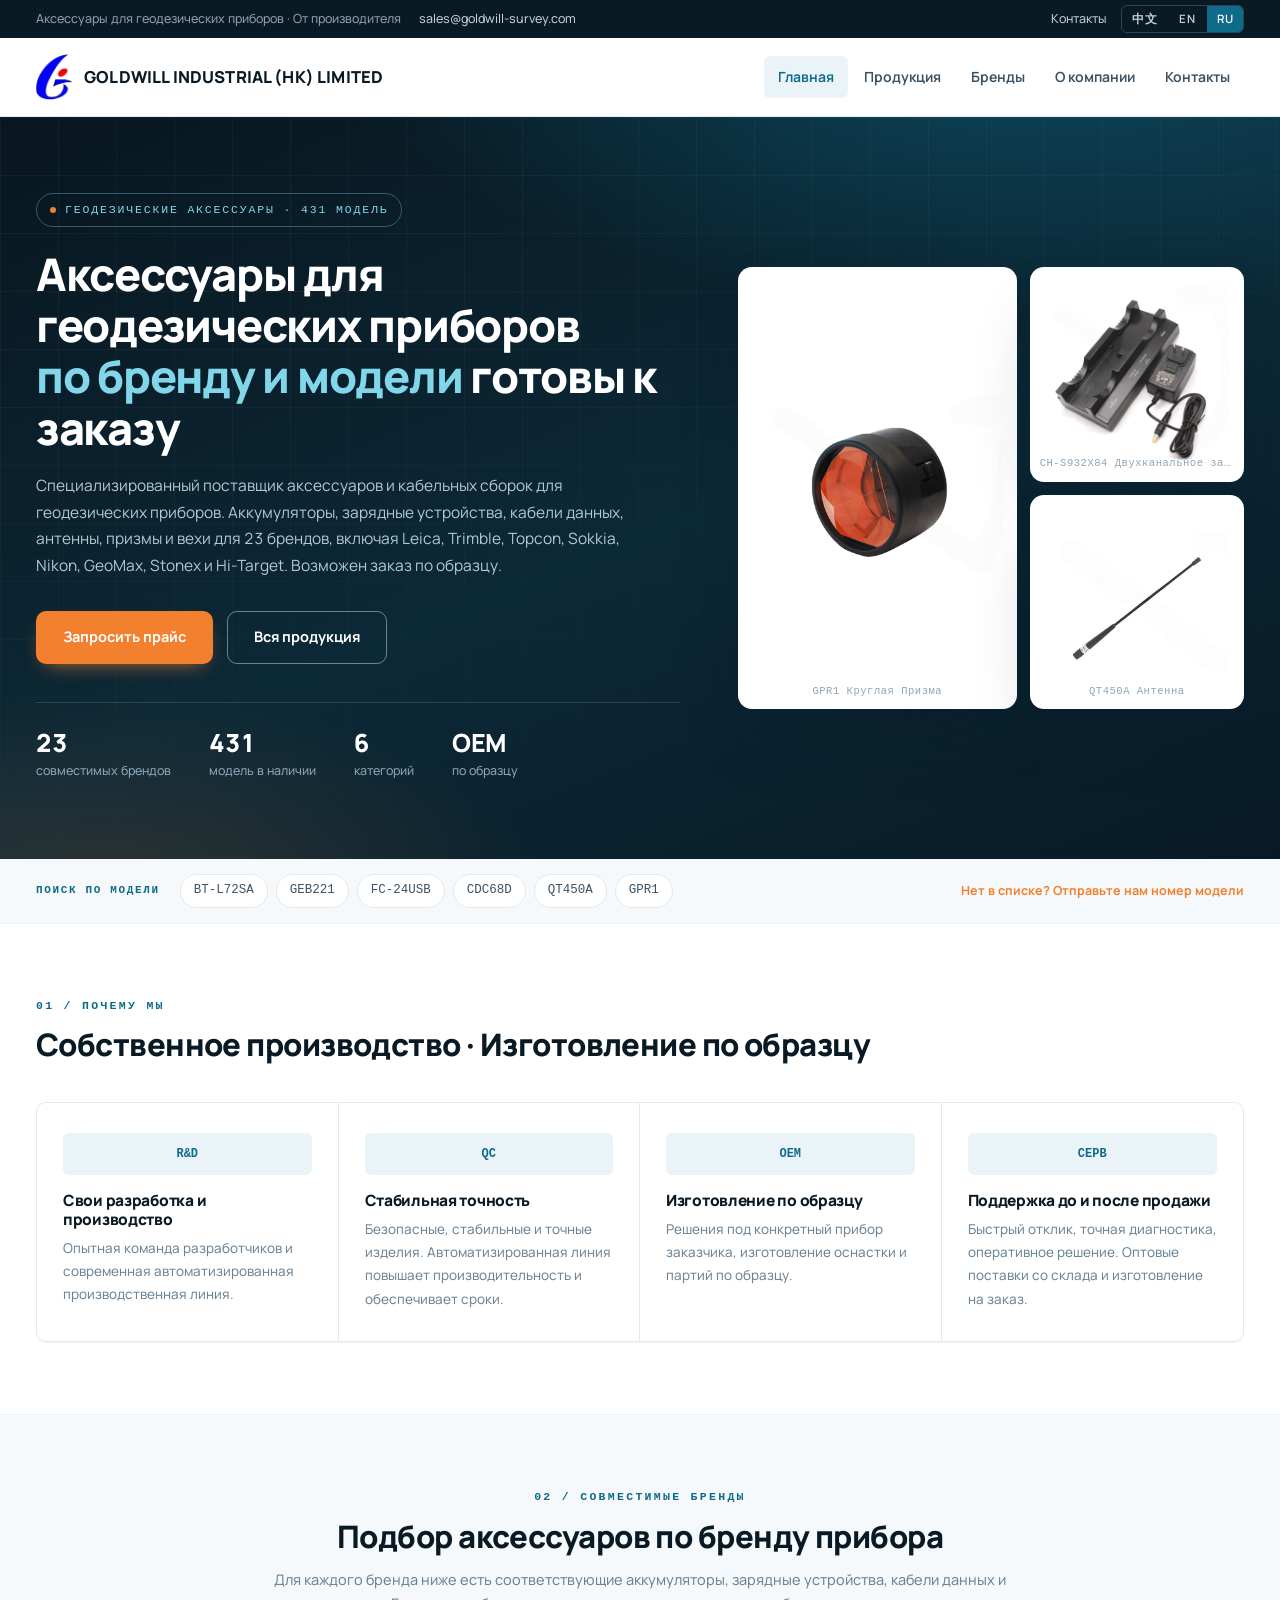
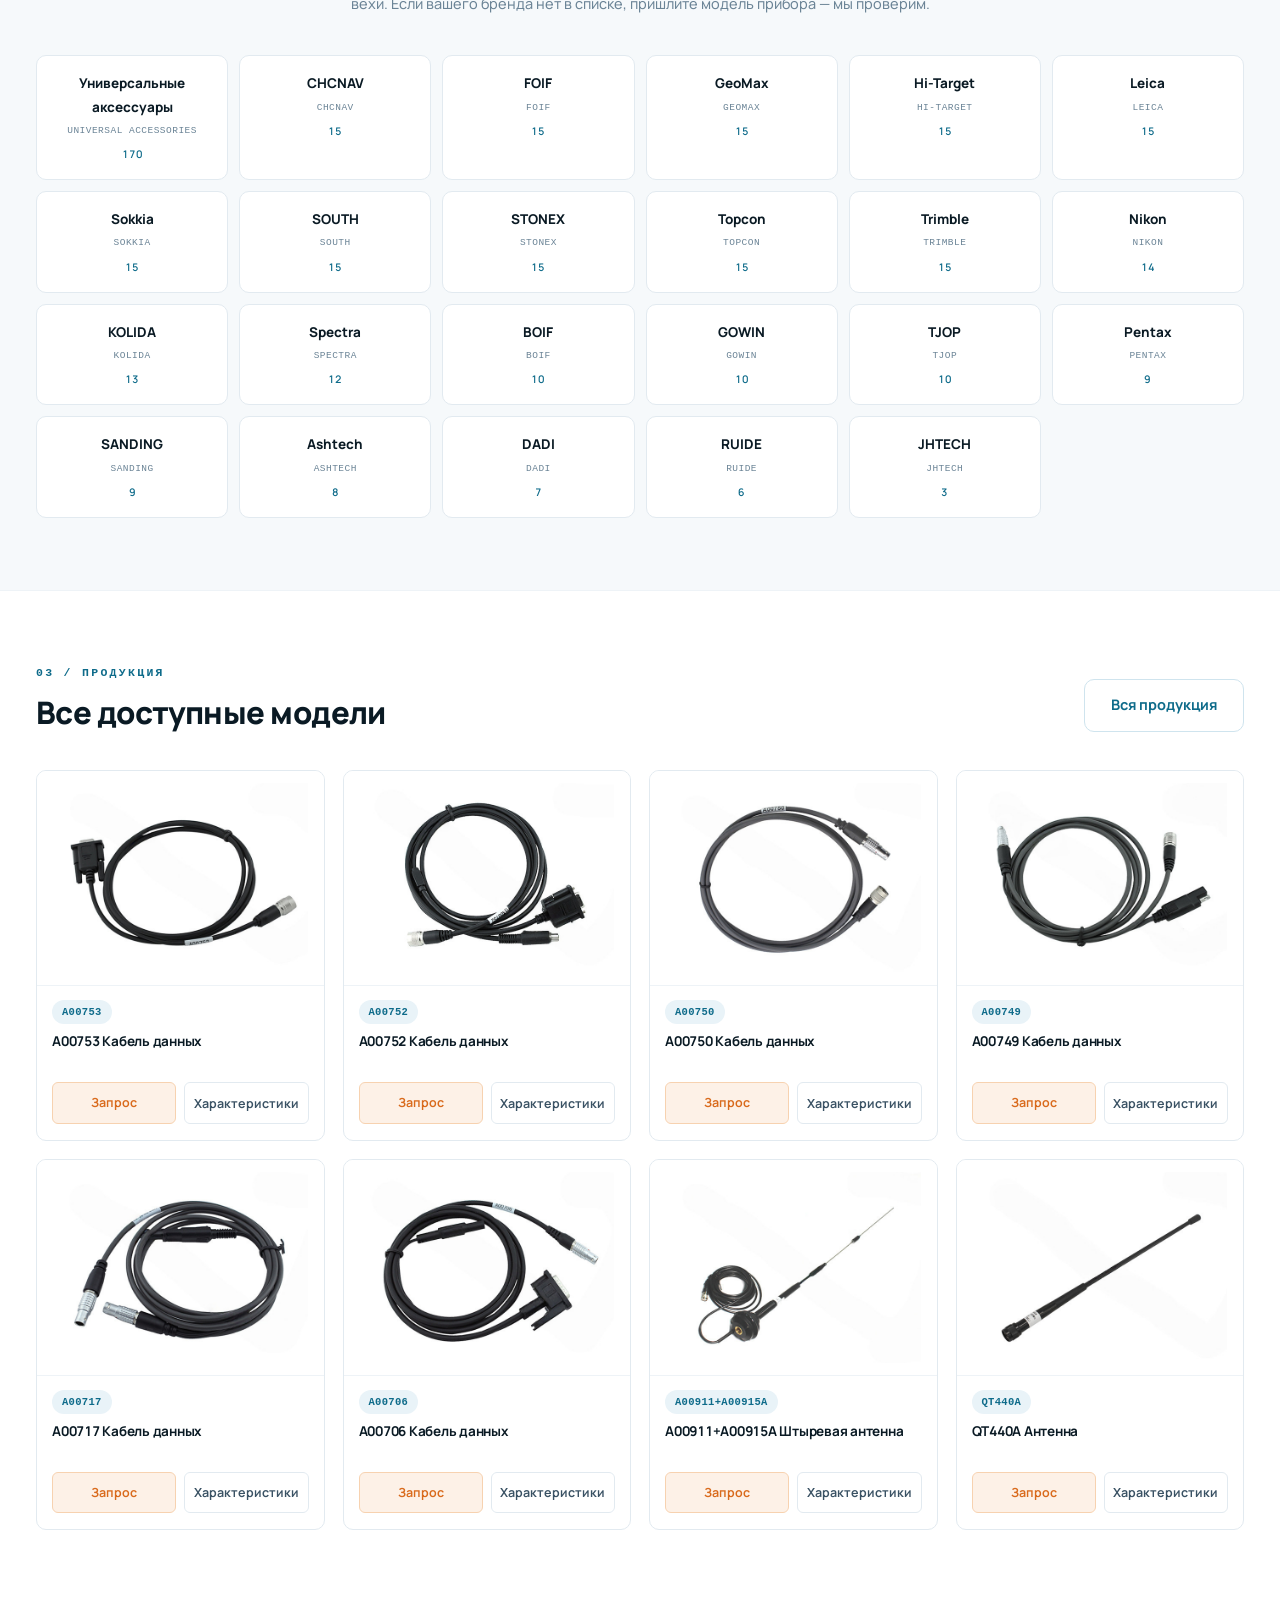
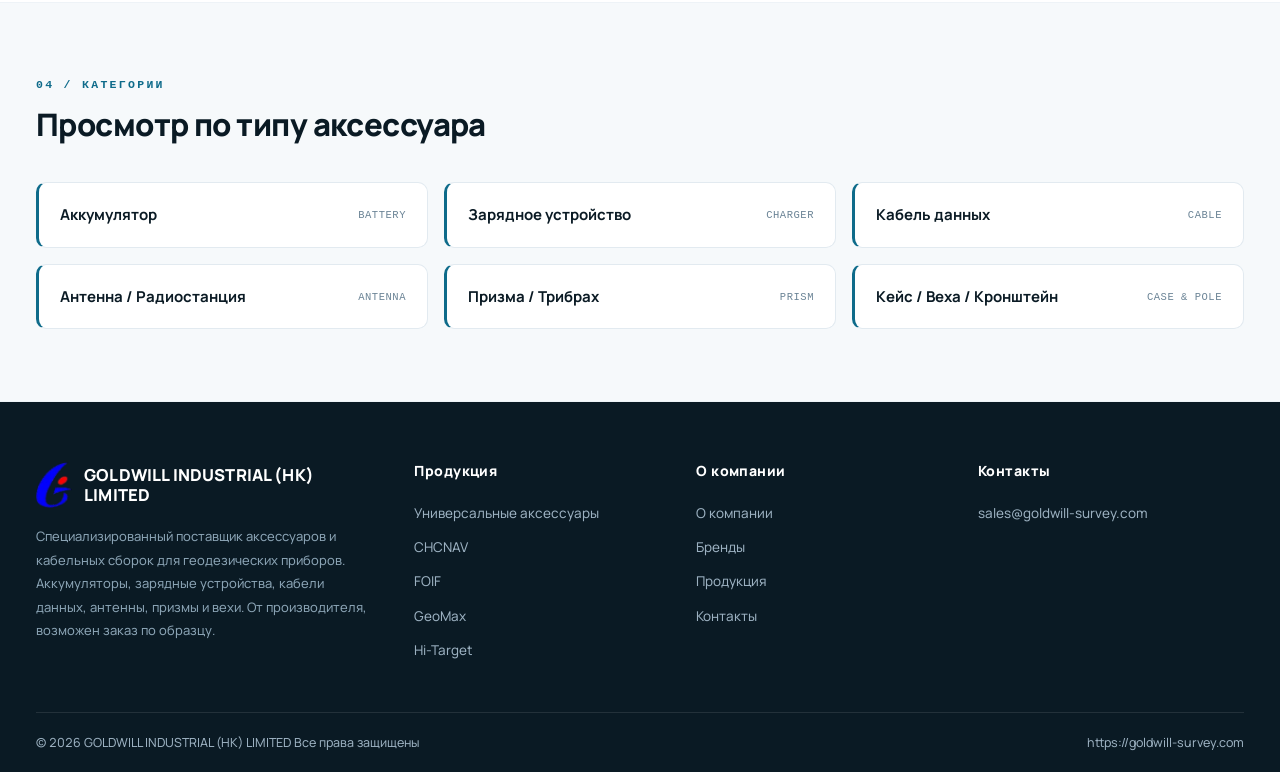
<file: ru/index.html>
<!DOCTYPE html><html lang="ru" dir="ltr"><head><meta charset="UTF-8"><meta name="viewport" content="width=device-width,initial-scale=1"><title>Аксессуары для геодезических приборов — аккумуляторы, зарядные устройства, кабели, призмы</title><meta name="description" content="Аккумуляторы, зарядные устройства, кабели данных, антенны, призмы и вехи для Leica, Trimble, Topcon, Sokkia, Nikon, GeoMax и ещё 23 брендов. Возможен заказ по образцу."><link rel="alternate" hreflang="zh-CN" href="https://goldwill-survey.com/index.html"><link rel="alternate" hreflang="en" href="https://goldwill-survey.com/en/index.html"><link rel="alternate" hreflang="ru" href="https://goldwill-survey.com/ru/index.html"><link rel="canonical" href="https://goldwill-survey.com/ru/index.html"><link rel="stylesheet" href="../assets/css/style.css"><meta name="theme-color" content="#0a1a24"><meta property="og:site_name" content="GOLDWILL"><meta property="og:type" content="website"><meta property="og:title" content="Аксессуары для геодезических приборов — аккумуляторы, зарядные устройства, кабели, призмы"><meta property="og:description" content="Аккумуляторы, зарядные устройства, кабели данных, антенны, призмы и вехи для Leica, Trimble, Topcon, Sokkia, Nikon, GeoMax и ещё 23 брендов. Возможен заказ по образцу."><meta property="og:image" content="https://goldwill-survey.com/assets/img/products/1591298.jpg"><meta property="og:image:width" content="800"><meta property="og:image:height" content="600"><meta name="twitter:card" content="summary_large_image"></head><body><div class="topbar"><div class="wrap"><div class="tb-l"><span class="tag">Аксессуары для геодезических приборов · От производителя</span><span>sales@goldwill-survey.com</span></div><div class="tb-r"><span>Контакты</span><span class="lang"><a href="../index.html">中文</a><a href="../en/index.html">EN</a><a href="../ru/index.html" class="on">RU</a></span></div></div></div><header class="head"><div class="wrap"><a class="logo" href="../ru/index.html"><img class="mark" src="../assets/img/logo-mark.png" alt="GOLDWILL" width="76" height="97"><span class="txt"><b>GOLDWILL INDUSTRIAL (HK) LIMITED</b></span></a><nav class="nav" id="nav"><a href="../ru/index.html" class="on">Главная</a><a href="../ru/products.html">Продукция</a><a href="../ru/brands.html">Бренды</a><a href="../ru/about.html">О компании</a><a href="../ru/contact.html">Контакты</a></nav><button class="burger" id="burger" aria-label="menu">&#9776;</button></div></header><section class="hero"><div class="wrap"><div><span class="eyebrow"><i></i>Геодезические аксессуары · 431 модель</span><h1>Аксессуары для геодезических приборов<br><em>по бренду и модели</em> готовы к заказу</h1><p class="lead">Специализированный поставщик аксессуаров и кабельных сборок для геодезических приборов. Аккумуляторы, зарядные устройства, кабели данных, антенны, призмы и вехи для 23 брендов, включая Leica, Trimble, Topcon, Sokkia, Nikon, GeoMax, Stonex и Hi-Target. Возможен заказ по образцу.</p><div class="cta"><a class="btn btn-p" href="../ru/contact.html">Запросить прайс</a><a class="btn btn-s" href="../ru/products.html">Вся продукция</a></div><div class="nums"><div><b>23</b><span>совместимых брендов</span></div><div><b>431</b><span>модель в наличии</span></div><div><b>6</b><span>категорий</span></div><div><b>OEM</b><span>по образцу</span></div></div></div><div class="mosaic"><div class="t"><img src="../assets/img/products/1591298.jpg" alt="GPR1 Круглая Призма" width="800" height="600" loading="eager" decoding="async"><span class="cap">GPR1 Круглая Призма</span></div><div class="t"><img src="../assets/img/products/1301864.jpg" alt="CH-S932X84 Двухканальное зарядное устройство" width="800" height="800" loading="eager" decoding="async"><span class="cap">CH-S932X84 Двухканальное зарядное устройство</span></div><div class="t"><img src="../assets/img/products/1301887.jpg" alt="QT450A Антенна" width="600" height="450" loading="eager" decoding="async"><span class="cap">QT450A Антенна</span></div></div></div></section><div class="lookbar"><div class="wrap"><span class="k">Поиск по модели</span><ul><li><a href="../ru/contact.html?m=BT-L72SA"><code>BT-L72SA</code></a></li><li><a href="../ru/contact.html?m=GEB221"><code>GEB221</code></a></li><li><a href="../ru/contact.html?m=FC-24USB"><code>FC-24USB</code></a></li><li><a href="../ru/contact.html?m=CDC68D"><code>CDC68D</code></a></li><li><a href="../ru/contact.html?m=QT450A"><code>QT450A</code></a></li><li><a href="../ru/contact.html?m=GPR1"><code>GPR1</code></a></li></ul><a class="more" href="../ru/contact.html">Нет в списке? Отправьте нам номер модели</a></div></div><section class="sec"><div class="wrap"><div class="sec-head"><span class="no">01 / Почему мы</span><h2>Собственное производство · Изготовление по образцу</h2></div><div class="adv"><div><div class="ic">R&amp;D</div><h3>Свои разработка и производство</h3><p>Опытная команда разработчиков и современная автоматизированная производственная линия.</p></div><div><div class="ic">QC</div><h3>Стабильная точность</h3><p>Безопасные, стабильные и точные изделия. Автоматизированная линия повышает производительность и обеспечивает сроки.</p></div><div><div class="ic">OEM</div><h3>Изготовление по образцу</h3><p>Решения под конкретный прибор заказчика, изготовление оснастки и партий по образцу.</p></div><div><div class="ic">СЕРВ</div><h3>Поддержка до и после продажи</h3><p>Быстрый отклик, точная диагностика, оперативное решение. Оптовые поставки со склада и изготовление на заказ.</p></div></div></div></section><section class="sec soft"><div class="wrap"><div class="sec-head center"><span class="no">02 / Совместимые бренды</span><h2>Подбор аксессуаров по бренду прибора</h2><p>Для каждого бренда ниже есть соответствующие аккумуляторы, зарядные устройства, кабели данных и вехи. Если вашего бренда нет в списке, пришлите модель прибора — мы проверим.</p></div><div class="brands"><a href="../ru/brands.html#universal-accessories"><b>Универсальные аксессуары</b><span>UNIVERSAL ACCESSORIES</span><em>170</em></a><a href="../ru/brands.html#chcnav"><b>CHCNAV</b><span>CHCNAV</span><em>15</em></a><a href="../ru/brands.html#foif"><b>FOIF</b><span>FOIF</span><em>15</em></a><a href="../ru/brands.html#geomax"><b>GeoMax</b><span>GEOMAX</span><em>15</em></a><a href="../ru/brands.html#hi-target"><b>Hi-Target</b><span>HI-TARGET</span><em>15</em></a><a href="../ru/brands.html#leica"><b>Leica</b><span>LEICA</span><em>15</em></a><a href="../ru/brands.html#sokkia"><b>Sokkia</b><span>SOKKIA</span><em>15</em></a><a href="../ru/brands.html#south"><b>SOUTH</b><span>SOUTH</span><em>15</em></a><a href="../ru/brands.html#stonex"><b>STONEX</b><span>STONEX</span><em>15</em></a><a href="../ru/brands.html#topcon"><b>Topcon</b><span>TOPCON</span><em>15</em></a><a href="../ru/brands.html#trimble"><b>Trimble</b><span>TRIMBLE</span><em>15</em></a><a href="../ru/brands.html#nikon"><b>Nikon</b><span>NIKON</span><em>14</em></a><a href="../ru/brands.html#kolida"><b>KOLIDA</b><span>KOLIDA</span><em>13</em></a><a href="../ru/brands.html#spectra"><b>Spectra</b><span>SPECTRA</span><em>12</em></a><a href="../ru/brands.html#boif"><b>BOIF</b><span>BOIF</span><em>10</em></a><a href="../ru/brands.html#gowin"><b>GOWIN</b><span>GOWIN</span><em>10</em></a><a href="../ru/brands.html#tjop"><b>TJOP</b><span>TJOP</span><em>10</em></a><a href="../ru/brands.html#pentax"><b>Pentax</b><span>PENTAX</span><em>9</em></a><a href="../ru/brands.html#sanding"><b>SANDING</b><span>SANDING</span><em>9</em></a><a href="../ru/brands.html#ashtech"><b>Ashtech</b><span>ASHTECH</span><em>8</em></a><a href="../ru/brands.html#dadi"><b>DADI</b><span>DADI</span><em>7</em></a><a href="../ru/brands.html#ruide"><b>RUIDE</b><span>RUIDE</span><em>6</em></a><a href="../ru/brands.html#jhtech"><b>JHTECH</b><span>JHTECH</span><em>3</em></a></div></div></section><section class="sec"><div class="wrap"><div class="sec-head row"><div><span class="no">03 / Продукция</span><h2>Все доступные модели</h2></div><a class="btn btn-o" href="../ru/products.html">Вся продукция</a></div><div class="pgrid"><article class="pcard" data-b="universal-accessories" data-k="a00753 кабель данных gps数据线 a00753"><button class="ph" type="button" data-lb-open data-pid="1302201" data-spec="1" data-src="../assets/img/products/1302201.jpg" data-name="A00753 Кабель данных" data-mdl="A00753" data-br="Universal Accessories" data-href="../ru/contact.html?m=A00753&amp;n=A00753%20%D0%9A%D0%B0%D0%B1%D0%B5%D0%BB%D1%8C%20%D0%B4%D0%B0%D0%BD%D0%BD%D1%8B%D1%85"><img src="../assets/img/products/1302201.jpg" alt="A00753 Кабель данных" width="600" height="450" loading="eager" decoding="async"><span class="qv" aria-hidden="true">&#9906;</span><span class="sr">Открыть фото крупнее</span></button><div class="bd"><span class="mdl">A00753</span><h4>A00753 Кабель данных</h4><div class="act"><a class="pri" href="../ru/contact.html?m=A00753&amp;n=A00753%20%D0%9A%D0%B0%D0%B1%D0%B5%D0%BB%D1%8C%20%D0%B4%D0%B0%D0%BD%D0%BD%D1%8B%D1%85">Запрос</a><button type="button" data-lb-open>Характеристики</button></div></div></article><article class="pcard" data-b="universal-accessories" data-k="a00752 кабель данных gps数据线 a00752"><button class="ph" type="button" data-lb-open data-pid="1302202" data-spec="1" data-src="../assets/img/products/1302202.jpg" data-name="A00752 Кабель данных" data-mdl="A00752" data-br="Universal Accessories" data-href="../ru/contact.html?m=A00752&amp;n=A00752%20%D0%9A%D0%B0%D0%B1%D0%B5%D0%BB%D1%8C%20%D0%B4%D0%B0%D0%BD%D0%BD%D1%8B%D1%85"><img src="../assets/img/products/1302202.jpg" alt="A00752 Кабель данных" width="600" height="450" loading="eager" decoding="async"><span class="qv" aria-hidden="true">&#9906;</span><span class="sr">Открыть фото крупнее</span></button><div class="bd"><span class="mdl">A00752</span><h4>A00752 Кабель данных</h4><div class="act"><a class="pri" href="../ru/contact.html?m=A00752&amp;n=A00752%20%D0%9A%D0%B0%D0%B1%D0%B5%D0%BB%D1%8C%20%D0%B4%D0%B0%D0%BD%D0%BD%D1%8B%D1%85">Запрос</a><button type="button" data-lb-open>Характеристики</button></div></div></article><article class="pcard" data-b="universal-accessories" data-k="a00750 кабель данных gps数据线 a00750"><button class="ph" type="button" data-lb-open data-pid="1302203" data-spec="1" data-src="../assets/img/products/1302203.jpg" data-name="A00750 Кабель данных" data-mdl="A00750" data-br="Universal Accessories" data-href="../ru/contact.html?m=A00750&amp;n=A00750%20%D0%9A%D0%B0%D0%B1%D0%B5%D0%BB%D1%8C%20%D0%B4%D0%B0%D0%BD%D0%BD%D1%8B%D1%85"><img src="../assets/img/products/1302203.jpg" alt="A00750 Кабель данных" width="600" height="450" loading="eager" decoding="async"><span class="qv" aria-hidden="true">&#9906;</span><span class="sr">Открыть фото крупнее</span></button><div class="bd"><span class="mdl">A00750</span><h4>A00750 Кабель данных</h4><div class="act"><a class="pri" href="../ru/contact.html?m=A00750&amp;n=A00750%20%D0%9A%D0%B0%D0%B1%D0%B5%D0%BB%D1%8C%20%D0%B4%D0%B0%D0%BD%D0%BD%D1%8B%D1%85">Запрос</a><button type="button" data-lb-open>Характеристики</button></div></div></article><article class="pcard" data-b="universal-accessories" data-k="a00749 кабель данных gps数据线 a00749"><button class="ph" type="button" data-lb-open data-pid="1302204" data-spec="1" data-src="../assets/img/products/1302204.jpg" data-name="A00749 Кабель данных" data-mdl="A00749" data-br="Universal Accessories" data-href="../ru/contact.html?m=A00749&amp;n=A00749%20%D0%9A%D0%B0%D0%B1%D0%B5%D0%BB%D1%8C%20%D0%B4%D0%B0%D0%BD%D0%BD%D1%8B%D1%85"><img src="../assets/img/products/1302204.jpg" alt="A00749 Кабель данных" width="600" height="450" loading="eager" decoding="async"><span class="qv" aria-hidden="true">&#9906;</span><span class="sr">Открыть фото крупнее</span></button><div class="bd"><span class="mdl">A00749</span><h4>A00749 Кабель данных</h4><div class="act"><a class="pri" href="../ru/contact.html?m=A00749&amp;n=A00749%20%D0%9A%D0%B0%D0%B1%D0%B5%D0%BB%D1%8C%20%D0%B4%D0%B0%D0%BD%D0%BD%D1%8B%D1%85">Запрос</a><button type="button" data-lb-open>Характеристики</button></div></div></article><article class="pcard" data-b="universal-accessories" data-k="a00717 кабель данных gps数据线 a00717"><button class="ph" type="button" data-lb-open data-pid="1302205" data-spec="1" data-src="../assets/img/products/1302205.jpg" data-name="A00717 Кабель данных" data-mdl="A00717" data-br="Universal Accessories" data-href="../ru/contact.html?m=A00717&amp;n=A00717%20%D0%9A%D0%B0%D0%B1%D0%B5%D0%BB%D1%8C%20%D0%B4%D0%B0%D0%BD%D0%BD%D1%8B%D1%85"><img src="../assets/img/products/1302205.jpg" alt="A00717 Кабель данных" width="600" height="450" loading="lazy" decoding="async"><span class="qv" aria-hidden="true">&#9906;</span><span class="sr">Открыть фото крупнее</span></button><div class="bd"><span class="mdl">A00717</span><h4>A00717 Кабель данных</h4><div class="act"><a class="pri" href="../ru/contact.html?m=A00717&amp;n=A00717%20%D0%9A%D0%B0%D0%B1%D0%B5%D0%BB%D1%8C%20%D0%B4%D0%B0%D0%BD%D0%BD%D1%8B%D1%85">Запрос</a><button type="button" data-lb-open>Характеристики</button></div></div></article><article class="pcard" data-b="universal-accessories" data-k="a00706 кабель данных gps数据线 a00706"><button class="ph" type="button" data-lb-open data-pid="1302206" data-spec="1" data-src="../assets/img/products/1302206.jpg" data-name="A00706 Кабель данных" data-mdl="A00706" data-br="Universal Accessories" data-href="../ru/contact.html?m=A00706&amp;n=A00706%20%D0%9A%D0%B0%D0%B1%D0%B5%D0%BB%D1%8C%20%D0%B4%D0%B0%D0%BD%D0%BD%D1%8B%D1%85"><img src="../assets/img/products/1302206.jpg" alt="A00706 Кабель данных" width="600" height="450" loading="lazy" decoding="async"><span class="qv" aria-hidden="true">&#9906;</span><span class="sr">Открыть фото крупнее</span></button><div class="bd"><span class="mdl">A00706</span><h4>A00706 Кабель данных</h4><div class="act"><a class="pri" href="../ru/contact.html?m=A00706&amp;n=A00706%20%D0%9A%D0%B0%D0%B1%D0%B5%D0%BB%D1%8C%20%D0%B4%D0%B0%D0%BD%D0%BD%D1%8B%D1%85">Запрос</a><button type="button" data-lb-open>Характеристики</button></div></div></article><article class="pcard" data-b="universal-accessories" data-k="a00911+a00915a штыревая антенна gps数据线 a00911+a00915a"><button class="ph" type="button" data-lb-open data-pid="1302207" data-spec="1" data-src="../assets/img/products/1302207.jpg" data-name="A00911+A00915A Штыревая антенна" data-mdl="A00911+A00915A" data-br="Universal Accessories" data-href="../ru/contact.html?m=A00911%2BA00915A&amp;n=A00911%2BA00915A%20%D0%A8%D1%82%D1%8B%D1%80%D0%B5%D0%B2%D0%B0%D1%8F%20%D0%B0%D0%BD%D1%82%D0%B5%D0%BD%D0%BD%D0%B0"><img src="../assets/img/products/1302207.jpg" alt="A00911+A00915A Штыревая антенна" width="600" height="450" loading="lazy" decoding="async"><span class="qv" aria-hidden="true">&#9906;</span><span class="sr">Открыть фото крупнее</span></button><div class="bd"><span class="mdl">A00911+A00915A</span><h4>A00911+A00915A Штыревая антенна</h4><div class="act"><a class="pri" href="../ru/contact.html?m=A00911%2BA00915A&amp;n=A00911%2BA00915A%20%D0%A8%D1%82%D1%8B%D1%80%D0%B5%D0%B2%D0%B0%D1%8F%20%D0%B0%D0%BD%D1%82%D0%B5%D0%BD%D0%BD%D0%B0">Запрос</a><button type="button" data-lb-open>Характеристики</button></div></div></article><article class="pcard" data-b="universal-accessories" data-k="qt440a антенна gps数据线 qt440a"><button class="ph" type="button" data-lb-open data-pid="1302208" data-spec="1" data-src="../assets/img/products/1302208.jpg" data-name="QT440A Антенна" data-mdl="QT440A" data-br="Universal Accessories" data-href="../ru/contact.html?m=QT440A&amp;n=QT440A%20%D0%90%D0%BD%D1%82%D0%B5%D0%BD%D0%BD%D0%B0"><img src="../assets/img/products/1302208.jpg" alt="QT440A Антенна" width="600" height="450" loading="lazy" decoding="async"><span class="qv" aria-hidden="true">&#9906;</span><span class="sr">Открыть фото крупнее</span></button><div class="bd"><span class="mdl">QT440A</span><h4>QT440A Антенна</h4><div class="act"><a class="pri" href="../ru/contact.html?m=QT440A&amp;n=QT440A%20%D0%90%D0%BD%D1%82%D0%B5%D0%BD%D0%BD%D0%B0">Запрос</a><button type="button" data-lb-open>Характеристики</button></div></div></article></div></div></section><section class="sec soft"><div class="wrap"><div class="sec-head"><span class="no">04 / Категории</span><h2>Просмотр по типу аксессуара</h2></div><div class="cats"><a href="../ru/products.html"><b>Аккумулятор</b><span>BATTERY</span></a><a href="../ru/products.html"><b>Зарядное устройство</b><span>CHARGER</span></a><a href="../ru/products.html"><b>Кабель данных</b><span>CABLE</span></a><a href="../ru/products.html"><b>Антенна / Радиостанция</b><span>ANTENNA</span></a><a href="../ru/products.html"><b>Призма / Трибрах</b><span>PRISM</span></a><a href="../ru/products.html"><b>Кейс / Веха / Кронштейн</b><span>CASE &amp; POLE</span></a></div></div></section><footer class="foot"><div class="wrap"><div class="cols"><div><a class="logo" href="../ru/index.html"><img class="mark" src="../assets/img/logo-mark.png" alt="GOLDWILL" width="76" height="97"><span class="txt"><b>GOLDWILL INDUSTRIAL (HK) LIMITED</b></span></a><p class="desc">Специализированный поставщик аксессуаров и кабельных сборок для геодезических приборов. Аккумуляторы, зарядные устройства, кабели данных, антенны, призмы и вехи. От производителя, возможен заказ по образцу.</p></div><div><h4>Продукция</h4><ul><li><a href="../ru/products.html#universal-accessories">Универсальные аксессуары</a></li><li><a href="../ru/products.html#chcnav">CHCNAV</a></li><li><a href="../ru/products.html#foif">FOIF</a></li><li><a href="../ru/products.html#geomax">GeoMax</a></li><li><a href="../ru/products.html#hi-target">Hi-Target</a></li></ul></div><div><h4>О компании</h4><ul><li><a href="../ru/about.html">О компании</a></li><li><a href="../ru/brands.html">Бренды</a></li><li><a href="../ru/products.html">Продукция</a></li><li><a href="../ru/contact.html">Контакты</a></li></ul></div><div><h4>Контакты</h4><ul><li>sales@goldwill-survey.com</li></ul></div></div><div class="bottom"><span>&copy; 2026 GOLDWILL INDUSTRIAL (HK) LIMITED&nbsp;Все права защищены</span><span>https://goldwill-survey.com</span></div></div></footer><div class="lb" id="lb" hidden role="dialog" aria-modal="true" aria-label="Подробнее"><button class="lb-x" type="button" data-lb="close" aria-label="Закрыть">&times;</button><button class="lb-pv" type="button" data-lb="prev" aria-label="Предыдущая">&#8249;</button><button class="lb-nx" type="button" data-lb="next" aria-label="Следующая">&#8250;</button><figure><div class="shot"><img id="lb-img" alt=""></div><figcaption><span class="mdl" id="lb-mdl"></span><h4 id="lb-name"></h4><p class="br" id="lb-br"></p><span class="idx" id="lb-idx"></span><div class="spec" id="lb-spec" hidden></div><div class="cta"><a class="btn btn-p" id="lb-go" href="../ru/contact.html">Запрос</a></div></figcaption></figure></div><script>window.__SPEC={"url":"../assets/data/specs-ru.json","dir":"../assets/img/detail/","head":"Технические характеристики","note":"Примечания производителя","load":"Загрузка…"};</script><script>
(function(){var b=document.getElementById('burger');
if(b)b.addEventListener('click',function(){document.getElementById('nav').classList.toggle('open');});
var q=document.getElementById('q');if(!q)return;
var cards=[].slice.call(document.querySelectorAll('.pcard')),
groups=[].slice.call(document.querySelectorAll('.bgroup')),
btns=[].slice.call(document.querySelectorAll('.chips button')),cur='',
cn=document.querySelector('.toolbar .count'),
tpl=cn?(cn.dataset.tpl||''):'',orig=cn?cn.textContent:'';
function apply(){var v=q.value.trim().toLowerCase(),n=0;
cards.forEach(function(c){var ok=(!cur||c.dataset.b===cur)&&(!v||c.dataset.k.indexOf(v)>-1);
c.classList.toggle('hide',!ok);if(ok)n++;});
groups.forEach(function(g){g.style.display=g.querySelectorAll('.pcard:not(.hide)').length?'':'none';});
if(cn)cn.textContent=(!cur&&!v)?orig:tpl.replace('{n}',n);}
btns.forEach(function(b){b.addEventListener('click',function(){
btns.forEach(function(x){x.classList.remove('on')});b.classList.add('on');
cur=b.dataset.b;apply();});});
q.addEventListener('input',apply);})();
var fm=document.querySelector('form.frm[data-mail]');
if(fm)fm.addEventListener('submit',function(e){
e.preventDefault();
function lab(el){var d=el.parentNode,l=d?d.querySelector('label'):null;
return l?l.textContent.split('*').join('').trim():el.name;}
var lines=[];[].forEach.call(fm.querySelectorAll('input,select,textarea'),function(el){
var v=(el.value||'').trim();if(v)lines.push(lab(el)+': '+v);});
var h=document.querySelector('h1'),sub=(h?h.textContent:'Enquiry')+(lines[0]?' - '+lines[0]:'');
location.href='mailto:'+fm.getAttribute('data-mail')+'?subject='+encodeURIComponent(sub)+
'&body='+encodeURIComponent(lines.join('\n'));});
/* ---- quick view: one dialog reused by every card on the page ---- */
(function(){var lb=document.getElementById('lb');if(!lb)return;
var img=document.getElementById('lb-img'),nm=document.getElementById('lb-name'),
md=document.getElementById('lb-mdl'),br=document.getElementById('lb-br'),
ix=document.getElementById('lb-idx'),go=document.getElementById('lb-go'),pos=0,
sbox=document.getElementById('lb-spec'),scache=null,spend=null;
function esc(s){return String(s).replace(/[&<>"]/g,function(c){
return c==='&'?'&amp;':c==='<'?'&lt;':c==='>'?'&gt;':'&quot;';});}
/* the spec payload is one shared file, fetched only on first use */
function loadspec(cb){if(scache){cb(scache);return;}
if(spend){spend.push(cb);return;}spend=[cb];
var cfg=window.__SPEC||{url:'',load:''};
fetch(cfg.url).then(function(r){return r.json()}).then(function(j){
scache=j;var q=spend;spend=null;q.forEach(function(f){f(j)});}).
catch(function(){scache={};var q=spend;spend=null;q.forEach(function(f){f(scache)});});}
function spec(b){if(!sbox)return;
sbox.hidden=true;sbox.innerHTML='';lb.classList.remove('has-spec');
if(!b.getAttribute('data-spec'))return;
var pid=b.getAttribute('data-pid'),cfg=window.__SPEC||{};
/* set before the fetch so the dialog takes its definite height in one step
   instead of jumping once the payload lands */
lb.classList.add('has-spec');
sbox.innerHTML='<p class="ld">'+esc(cfg.load||'')+'</p>';sbox.hidden=false;
loadspec(function(j){var e=j&&j[pid];
if(!e){sbox.hidden=true;sbox.innerHTML='';lb.classList.remove('has-spec');return;}
var h='',k;
if(e.r&&e.r.length){h+='<h5>'+esc(cfg.head||'')+'</h5><dl>';
for(k=0;k<e.r.length;k++){h+='<dt>'+esc(e.r[k][0])+'</dt><dd>'+esc(e.r[k][1])+'</dd>';}
h+='</dl>';}
if(e.n&&e.n.length){h+='<div class="nt"><h5>'+esc(cfg.note||'')+'</h5>';
for(k=0;k<e.n.length;k++){var t=e.n[k];
h+=(t[0]==='h')?'<h6>'+esc(t[1])+'</h6>':'<p>'+esc(t[1])+'</p>';}
h+='</div>';}
/* extra manufacturer photographs for this product, when they exist */
if(e.d&&e.d.length){h+='<div class="dg">';
for(k=0;k<e.d.length;k++){
h+='<img class="di" loading="lazy" decoding="async" alt="" src="'+esc(cfg.dir||'')+esc(e.d[k])+'">';}
h+='</div>';}
sbox.innerHTML=h;sbox.hidden=!h;});}
function vis(){return [].slice.call(document.querySelectorAll('.pcard')).
filter(function(c){return !c.classList.contains('hide')});}
function open(i){var cs=vis();if(!cs.length)return;pos=(i+cs.length)%cs.length;
var b=cs[pos].querySelector('.ph');if(!b)return;
img.src=b.getAttribute('data-src');img.alt=b.getAttribute('data-name')||'';
var m=b.getAttribute('data-mdl');md.textContent=m||'';md.style.display=m?'':'none';
nm.textContent=b.getAttribute('data-name')||'';
br.textContent=b.getAttribute('data-br')||'';
ix.textContent=(pos+1)+' / '+cs.length;
go.href=b.getAttribute('data-href')||'#';
spec(b);
lb.hidden=false;document.documentElement.style.overflow='hidden';}
function close(){lb.hidden=true;img.removeAttribute('src');
document.documentElement.style.overflow='';}
document.addEventListener('click',function(e){
var el=e.target&&e.target.closest?e.target.closest('[data-lb-open]'):null;
if(!el)return;var c=el.closest('.pcard');if(!c)return;e.preventDefault();
open(vis().indexOf(c));});
lb.addEventListener('click',function(e){if(e.target===lb){close();return;}
var d=e.target.getAttribute&&e.target.getAttribute('data-lb');
if(d==='close')close();else if(d==='prev')open(pos-1);else if(d==='next')open(pos+1);});
document.addEventListener('keydown',function(e){if(lb.hidden)return;
if(e.key==='Escape')close();else if(e.key==='ArrowLeft')open(pos-1);
else if(e.key==='ArrowRight')open(pos+1);});})();
/* ---- enquiry form: carry over the model the visitor was looking at ---- */
(function(){var s=location.search;if(!s)return;
var p=new URLSearchParams(s),m=p.get('m'),n=p.get('n');
if(m){var f=document.querySelector('input[name=model]');if(f&&!f.value)f.value=m;}
if(n){var t=document.querySelector('textarea[name=note]');if(t&&!t.value)t.value=n;}})();
</script></body></html>
</file>
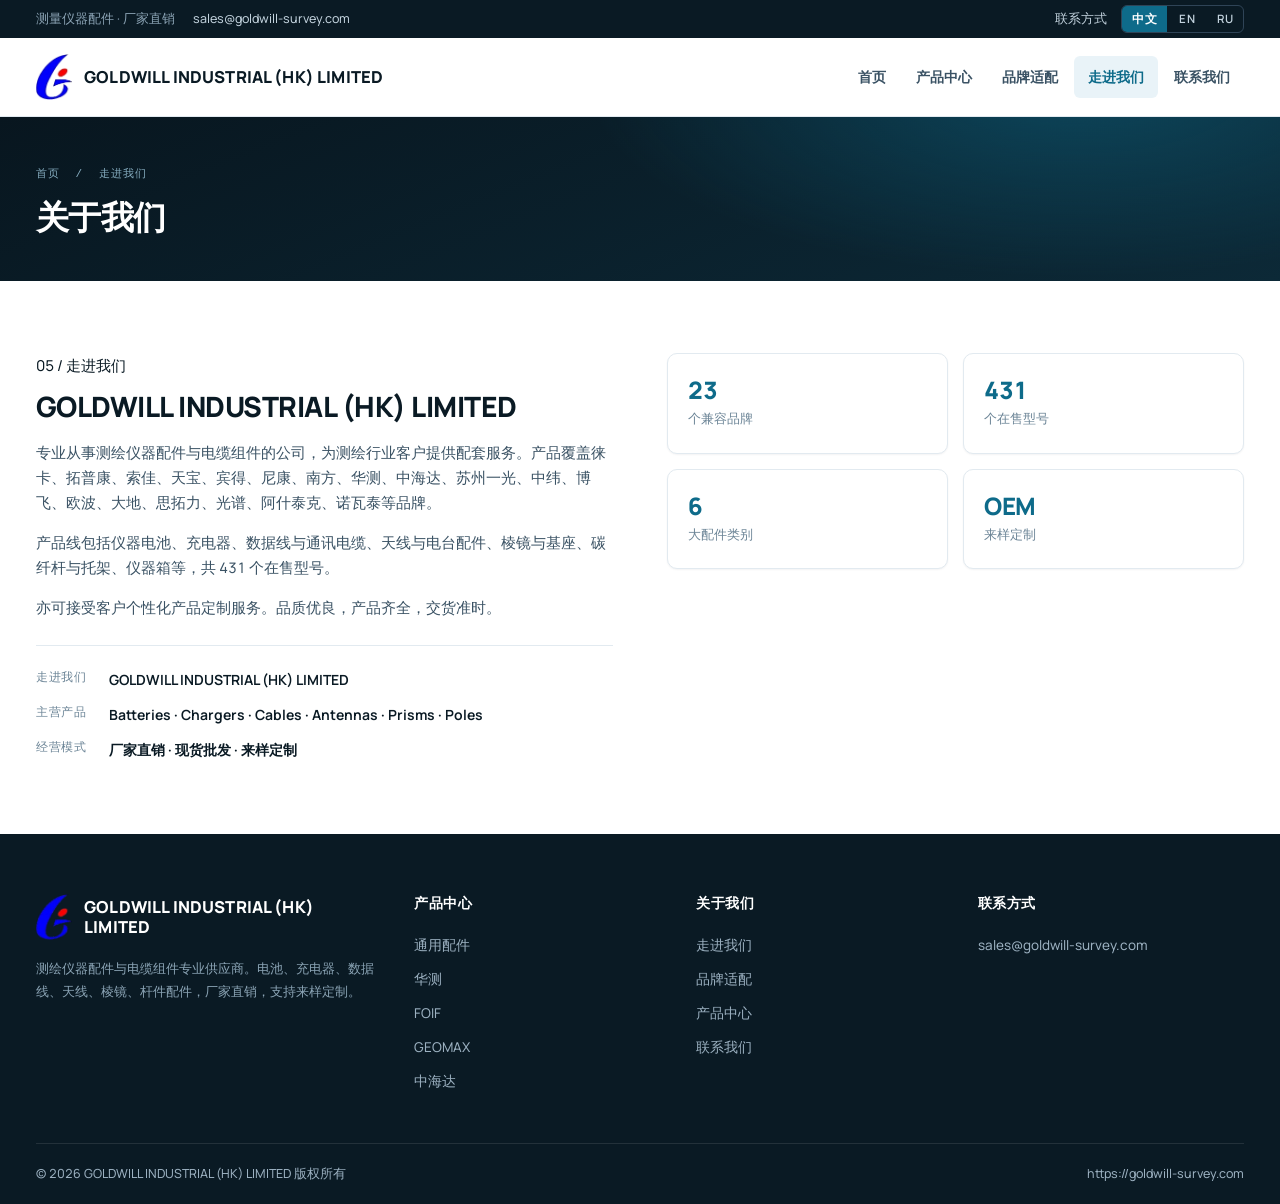
<file: about.html>
<!DOCTYPE html><html lang="zh-CN" dir="ltr"><head><meta charset="UTF-8"><meta name="viewport" content="width=device-width,initial-scale=1"><title>走进我们</title><meta name="description" content="专注测绘仪器配件与电缆组件：覆盖徕卡、天宝、拓普康、索佳、尼康、中纬等 23 个品牌的电池、充电器、数据线、天线、棱镜与杆件配件。支持来样定制。"><link rel="alternate" hreflang="zh-CN" href="https://goldwill-survey.com/about.html"><link rel="alternate" hreflang="en" href="https://goldwill-survey.com/en/about.html"><link rel="alternate" hreflang="ru" href="https://goldwill-survey.com/ru/about.html"><link rel="canonical" href="https://goldwill-survey.com/about.html"><link rel="stylesheet" href="assets/css/style.css"><meta name="theme-color" content="#0a1a24"><meta property="og:site_name" content="GOLDWILL"><meta property="og:type" content="website"><meta property="og:title" content="走进我们"><meta property="og:description" content="专注测绘仪器配件与电缆组件：覆盖徕卡、天宝、拓普康、索佳、尼康、中纬等 23 个品牌的电池、充电器、数据线、天线、棱镜与杆件配件。支持来样定制。"><meta property="og:image" content="https://goldwill-survey.com/assets/img/products/1591298.jpg"><meta property="og:image:width" content="800"><meta property="og:image:height" content="600"><meta name="twitter:card" content="summary_large_image"></head><body><div class="topbar"><div class="wrap"><div class="tb-l"><span class="tag">测量仪器配件 · 厂家直销</span><span>sales@goldwill-survey.com</span></div><div class="tb-r"><span>联系方式</span><span class="lang"><a href="about.html" class="on">中文</a><a href="en/about.html">EN</a><a href="ru/about.html">RU</a></span></div></div></div><header class="head"><div class="wrap"><a class="logo" href="index.html"><img class="mark" src="assets/img/logo-mark.png" alt="GOLDWILL" width="76" height="97"><span class="txt"><b>GOLDWILL INDUSTRIAL (HK) LIMITED</b></span></a><nav class="nav" id="nav"><a href="index.html">首页</a><a href="products.html">产品中心</a><a href="brands.html">品牌适配</a><a href="about.html" class="on">走进我们</a><a href="contact.html">联系我们</a></nav><button class="burger" id="burger" aria-label="menu">&#9776;</button></div></header><section class="page-hd"><div class="wrap"><div class="crumbs">首页 &nbsp;/&nbsp; 走进我们</div><h1>关于我们</h1></div></section><section class="sec"><div class="wrap"><div class="about"><div class="txt"><span class="no">05 / 走进我们</span><h2 style="font-size:clamp(20px,2.4vw,28px);margin:10px 0 18px">GOLDWILL INDUSTRIAL (HK) LIMITED</h2><p>专业从事测绘仪器配件与电缆组件的公司，为测绘行业客户提供配套服务。产品覆盖徕卡、拓普康、索佳、天宝、宾得、尼康、南方、华测、中海达、苏州一光、中纬、博飞、欧波、大地、思拓力、光谱、阿什泰克、诺瓦泰等品牌。</p><p>产品线包括仪器电池、充电器、数据线与通讯电缆、天线与电台配件、棱镜与基座、碳纤杆与托架、仪器箱等，共 431 个在售型号。</p><p>亦可接受客户个性化产品定制服务。品质优良，产品齐全，交货准时。</p><dl><dt>走进我们</dt><dd>GOLDWILL INDUSTRIAL (HK) LIMITED</dd><dt>主营产品</dt><dd>Batteries &middot; Chargers &middot; Cables &middot; Antennas &middot; Prisms &middot; Poles</dd><dt>经营模式</dt><dd>厂家直销 · 现货批发 · 来样定制</dd></dl></div><div class="facts"><div><b>23</b><span>个兼容品牌</span></div><div><b>431</b><span>个在售型号</span></div><div><b>6</b><span>大配件类别</span></div><div><b>OEM</b><span>来样定制</span></div></div></div></div></section><footer class="foot"><div class="wrap"><div class="cols"><div><a class="logo" href="index.html"><img class="mark" src="assets/img/logo-mark.png" alt="GOLDWILL" width="76" height="97"><span class="txt"><b>GOLDWILL INDUSTRIAL (HK) LIMITED</b></span></a><p class="desc">测绘仪器配件与电缆组件专业供应商。电池、充电器、数据线、天线、棱镜、杆件配件，厂家直销，支持来样定制。</p></div><div><h4>产品中心</h4><ul><li><a href="products.html#universal-accessories">通用配件</a></li><li><a href="products.html#chcnav">华测</a></li><li><a href="products.html#foif">FOIF</a></li><li><a href="products.html#geomax">GEOMAX</a></li><li><a href="products.html#hi-target">中海达</a></li></ul></div><div><h4>关于我们</h4><ul><li><a href="about.html">走进我们</a></li><li><a href="brands.html">品牌适配</a></li><li><a href="products.html">产品中心</a></li><li><a href="contact.html">联系我们</a></li></ul></div><div><h4>联系方式</h4><ul><li>sales@goldwill-survey.com</li></ul></div></div><div class="bottom"><span>&copy; 2026 GOLDWILL INDUSTRIAL (HK) LIMITED&nbsp;版权所有</span><span>https://goldwill-survey.com</span></div></div></footer><div class="lb" id="lb" hidden role="dialog" aria-modal="true" aria-label="参数"><button class="lb-x" type="button" data-lb="close" aria-label="关闭">&times;</button><button class="lb-pv" type="button" data-lb="prev" aria-label="上一张">&#8249;</button><button class="lb-nx" type="button" data-lb="next" aria-label="下一张">&#8250;</button><figure><div class="shot"><img id="lb-img" alt=""></div><figcaption><span class="mdl" id="lb-mdl"></span><h4 id="lb-name"></h4><p class="br" id="lb-br"></p><span class="idx" id="lb-idx"></span><div class="spec" id="lb-spec" hidden></div><div class="cta"><a class="btn btn-p" id="lb-go" href="contact.html">询价</a></div></figcaption></figure></div><script>window.__SPEC={"url":"assets/data/specs-zh.json","dir":"assets/img/detail/","head":"规格参数","note":"厂商说明","load":"加载中…"};</script><script>
(function(){var b=document.getElementById('burger');
if(b)b.addEventListener('click',function(){document.getElementById('nav').classList.toggle('open');});
var q=document.getElementById('q');if(!q)return;
var cards=[].slice.call(document.querySelectorAll('.pcard')),
groups=[].slice.call(document.querySelectorAll('.bgroup')),
btns=[].slice.call(document.querySelectorAll('.chips button')),cur='',
cn=document.querySelector('.toolbar .count'),
tpl=cn?(cn.dataset.tpl||''):'',orig=cn?cn.textContent:'';
function apply(){var v=q.value.trim().toLowerCase(),n=0;
cards.forEach(function(c){var ok=(!cur||c.dataset.b===cur)&&(!v||c.dataset.k.indexOf(v)>-1);
c.classList.toggle('hide',!ok);if(ok)n++;});
groups.forEach(function(g){g.style.display=g.querySelectorAll('.pcard:not(.hide)').length?'':'none';});
if(cn)cn.textContent=(!cur&&!v)?orig:tpl.replace('{n}',n);}
btns.forEach(function(b){b.addEventListener('click',function(){
btns.forEach(function(x){x.classList.remove('on')});b.classList.add('on');
cur=b.dataset.b;apply();});});
q.addEventListener('input',apply);})();
var fm=document.querySelector('form.frm[data-mail]');
if(fm)fm.addEventListener('submit',function(e){
e.preventDefault();
function lab(el){var d=el.parentNode,l=d?d.querySelector('label'):null;
return l?l.textContent.split('*').join('').trim():el.name;}
var lines=[];[].forEach.call(fm.querySelectorAll('input,select,textarea'),function(el){
var v=(el.value||'').trim();if(v)lines.push(lab(el)+': '+v);});
var h=document.querySelector('h1'),sub=(h?h.textContent:'Enquiry')+(lines[0]?' - '+lines[0]:'');
location.href='mailto:'+fm.getAttribute('data-mail')+'?subject='+encodeURIComponent(sub)+
'&body='+encodeURIComponent(lines.join('\n'));});
/* ---- quick view: one dialog reused by every card on the page ---- */
(function(){var lb=document.getElementById('lb');if(!lb)return;
var img=document.getElementById('lb-img'),nm=document.getElementById('lb-name'),
md=document.getElementById('lb-mdl'),br=document.getElementById('lb-br'),
ix=document.getElementById('lb-idx'),go=document.getElementById('lb-go'),pos=0,
sbox=document.getElementById('lb-spec'),scache=null,spend=null;
function esc(s){return String(s).replace(/[&<>"]/g,function(c){
return c==='&'?'&amp;':c==='<'?'&lt;':c==='>'?'&gt;':'&quot;';});}
/* the spec payload is one shared file, fetched only on first use */
function loadspec(cb){if(scache){cb(scache);return;}
if(spend){spend.push(cb);return;}spend=[cb];
var cfg=window.__SPEC||{url:'',load:''};
fetch(cfg.url).then(function(r){return r.json()}).then(function(j){
scache=j;var q=spend;spend=null;q.forEach(function(f){f(j)});}).
catch(function(){scache={};var q=spend;spend=null;q.forEach(function(f){f(scache)});});}
function spec(b){if(!sbox)return;
sbox.hidden=true;sbox.innerHTML='';lb.classList.remove('has-spec');
if(!b.getAttribute('data-spec'))return;
var pid=b.getAttribute('data-pid'),cfg=window.__SPEC||{};
/* set before the fetch so the dialog takes its definite height in one step
   instead of jumping once the payload lands */
lb.classList.add('has-spec');
sbox.innerHTML='<p class="ld">'+esc(cfg.load||'')+'</p>';sbox.hidden=false;
loadspec(function(j){var e=j&&j[pid];
if(!e){sbox.hidden=true;sbox.innerHTML='';lb.classList.remove('has-spec');return;}
var h='',k;
if(e.r&&e.r.length){h+='<h5>'+esc(cfg.head||'')+'</h5><dl>';
for(k=0;k<e.r.length;k++){h+='<dt>'+esc(e.r[k][0])+'</dt><dd>'+esc(e.r[k][1])+'</dd>';}
h+='</dl>';}
if(e.n&&e.n.length){h+='<div class="nt"><h5>'+esc(cfg.note||'')+'</h5>';
for(k=0;k<e.n.length;k++){var t=e.n[k];
h+=(t[0]==='h')?'<h6>'+esc(t[1])+'</h6>':'<p>'+esc(t[1])+'</p>';}
h+='</div>';}
/* extra manufacturer photographs for this product, when they exist */
if(e.d&&e.d.length){h+='<div class="dg">';
for(k=0;k<e.d.length;k++){
h+='<img class="di" loading="lazy" decoding="async" alt="" src="'+esc(cfg.dir||'')+esc(e.d[k])+'">';}
h+='</div>';}
sbox.innerHTML=h;sbox.hidden=!h;});}
function vis(){return [].slice.call(document.querySelectorAll('.pcard')).
filter(function(c){return !c.classList.contains('hide')});}
function open(i){var cs=vis();if(!cs.length)return;pos=(i+cs.length)%cs.length;
var b=cs[pos].querySelector('.ph');if(!b)return;
img.src=b.getAttribute('data-src');img.alt=b.getAttribute('data-name')||'';
var m=b.getAttribute('data-mdl');md.textContent=m||'';md.style.display=m?'':'none';
nm.textContent=b.getAttribute('data-name')||'';
br.textContent=b.getAttribute('data-br')||'';
ix.textContent=(pos+1)+' / '+cs.length;
go.href=b.getAttribute('data-href')||'#';
spec(b);
lb.hidden=false;document.documentElement.style.overflow='hidden';}
function close(){lb.hidden=true;img.removeAttribute('src');
document.documentElement.style.overflow='';}
document.addEventListener('click',function(e){
var el=e.target&&e.target.closest?e.target.closest('[data-lb-open]'):null;
if(!el)return;var c=el.closest('.pcard');if(!c)return;e.preventDefault();
open(vis().indexOf(c));});
lb.addEventListener('click',function(e){if(e.target===lb){close();return;}
var d=e.target.getAttribute&&e.target.getAttribute('data-lb');
if(d==='close')close();else if(d==='prev')open(pos-1);else if(d==='next')open(pos+1);});
document.addEventListener('keydown',function(e){if(lb.hidden)return;
if(e.key==='Escape')close();else if(e.key==='ArrowLeft')open(pos-1);
else if(e.key==='ArrowRight')open(pos+1);});})();
/* ---- enquiry form: carry over the model the visitor was looking at ---- */
(function(){var s=location.search;if(!s)return;
var p=new URLSearchParams(s),m=p.get('m'),n=p.get('n');
if(m){var f=document.querySelector('input[name=model]');if(f&&!f.value)f.value=m;}
if(n){var t=document.querySelector('textarea[name=note]');if(t&&!t.value)t.value=n;}})();
</script></body></html>
</file>
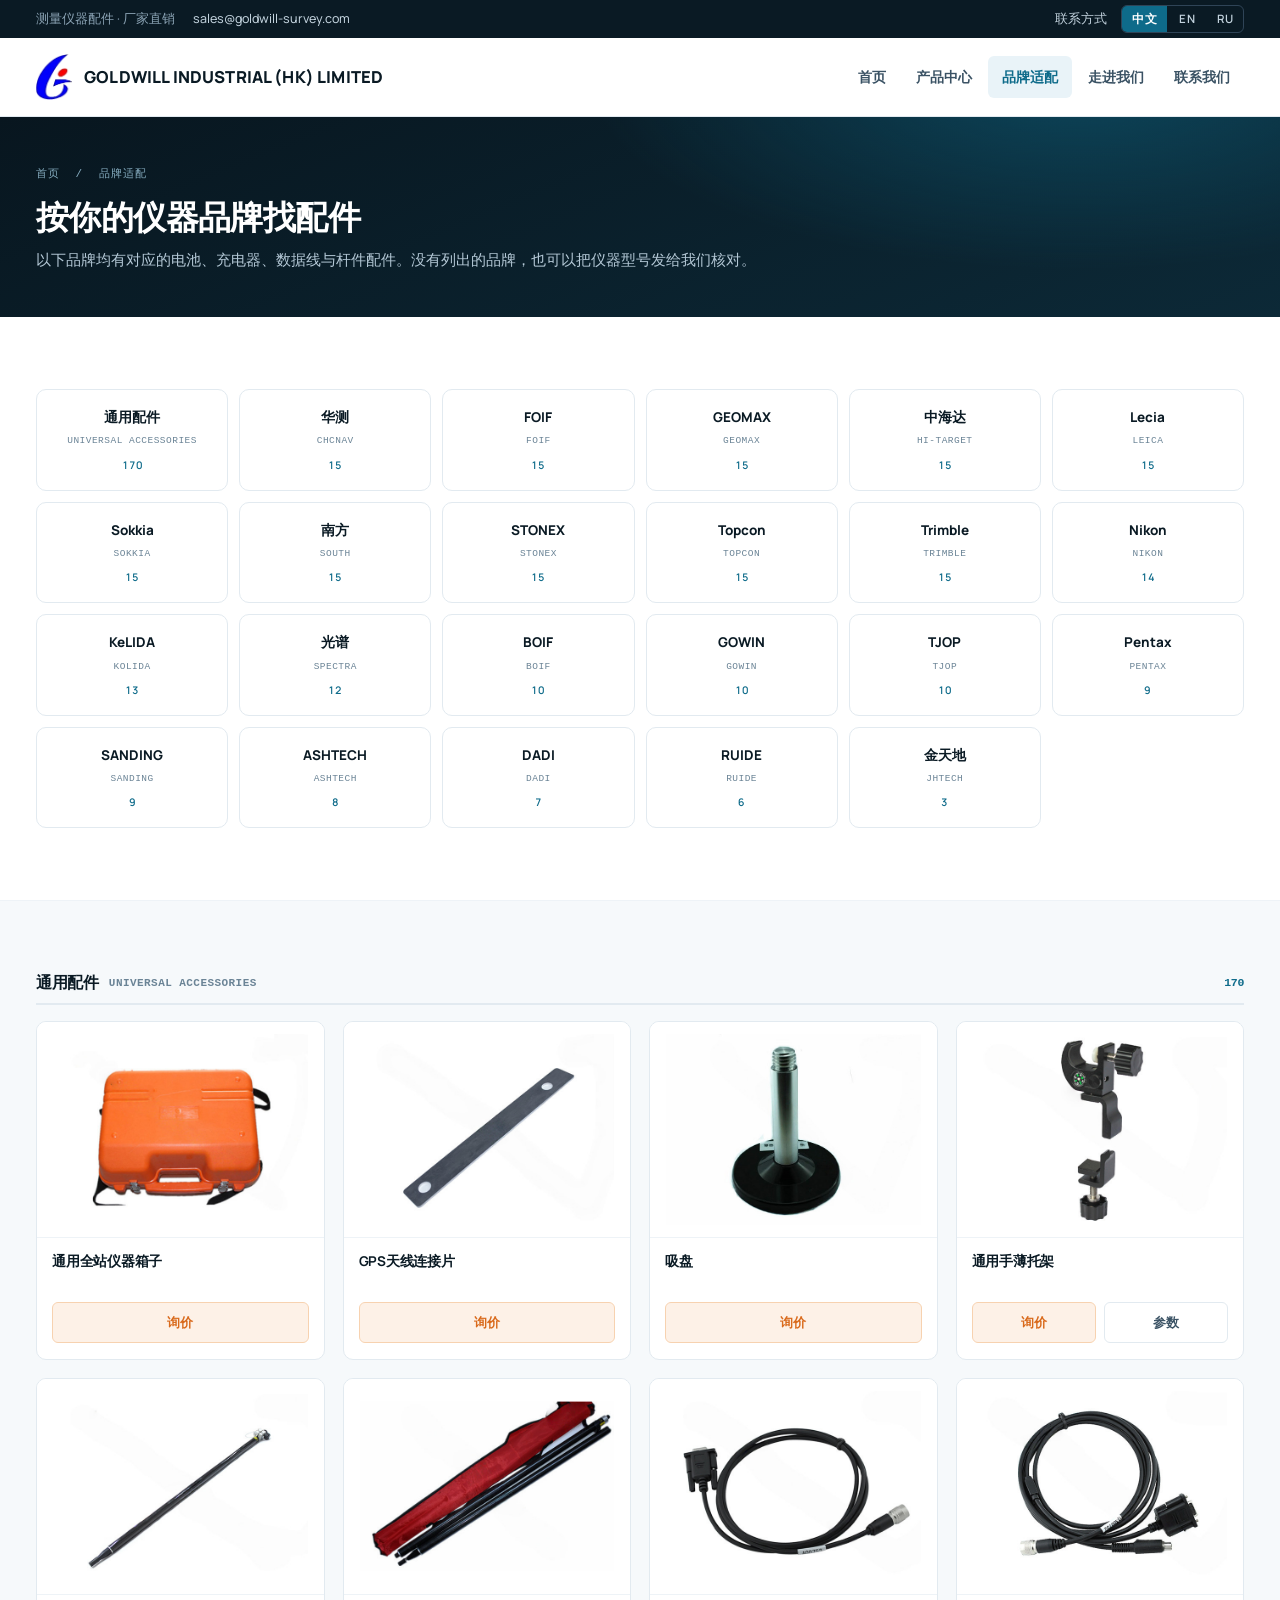
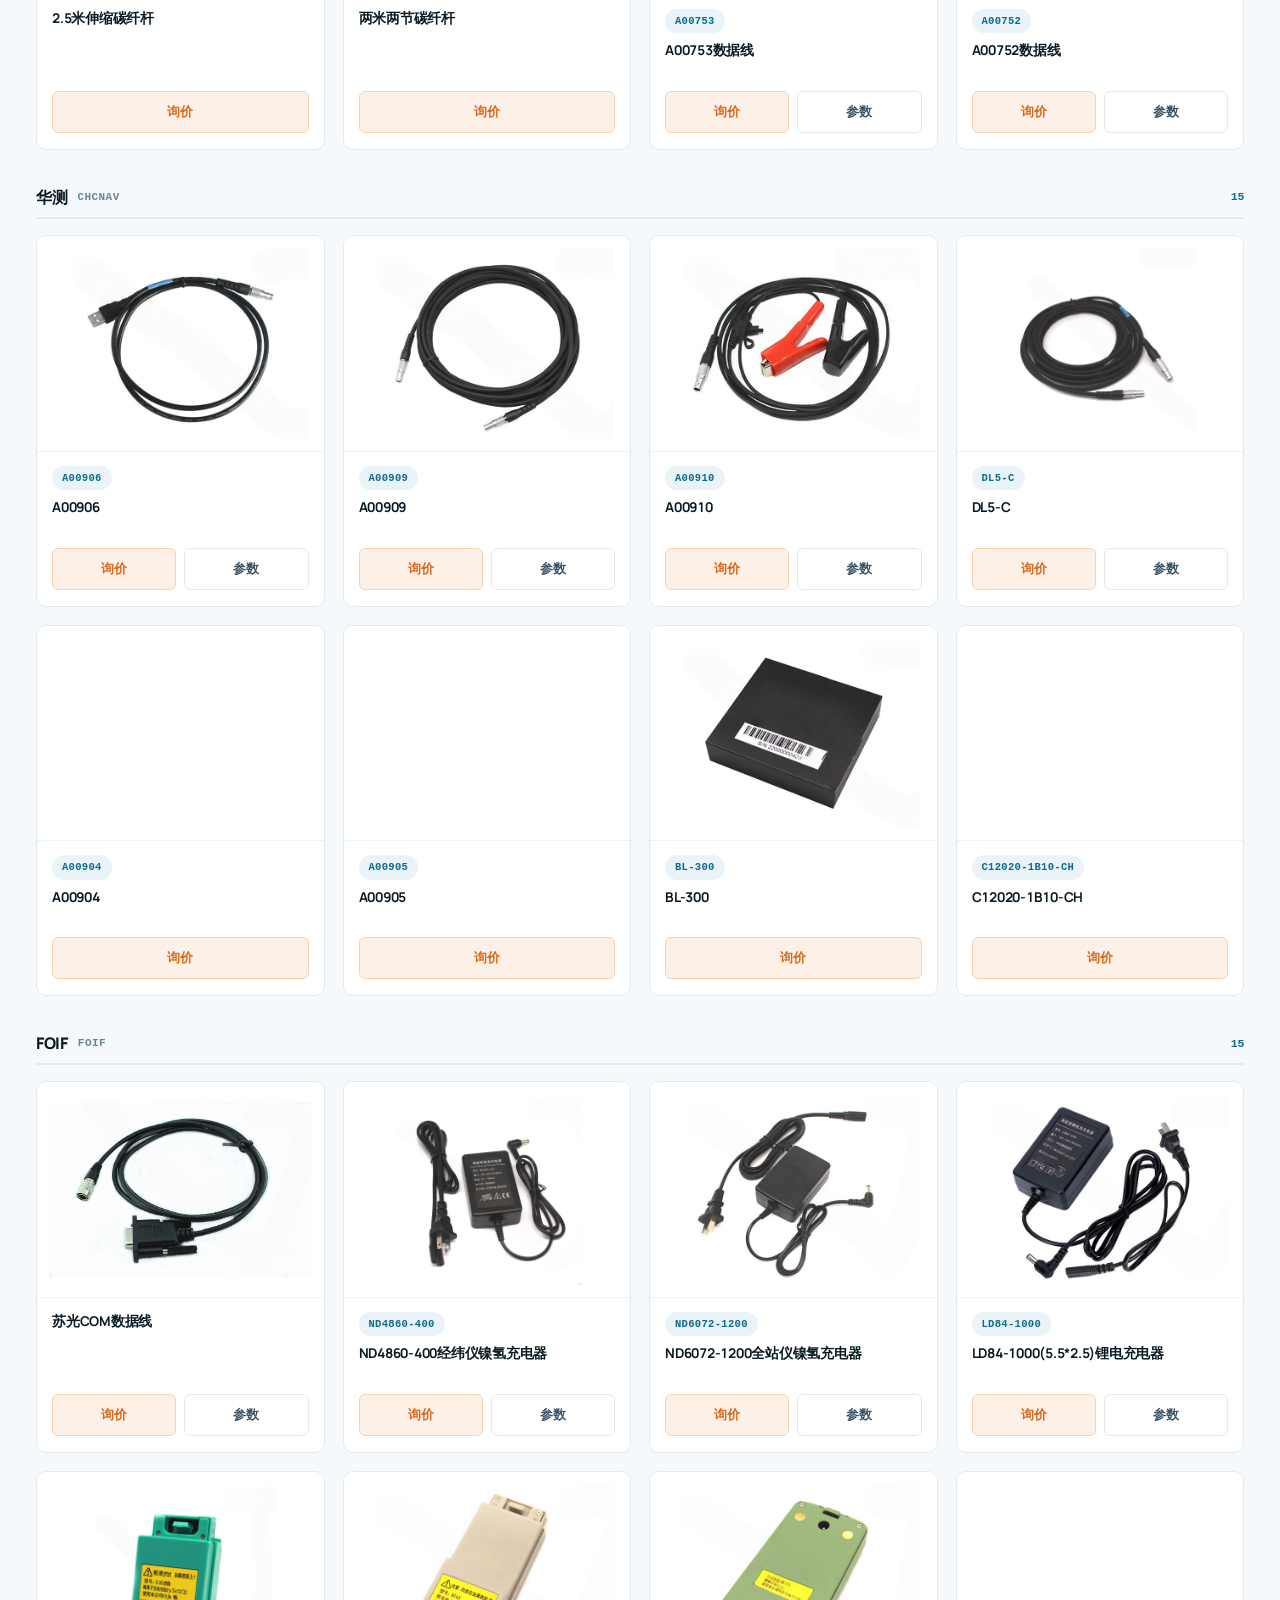
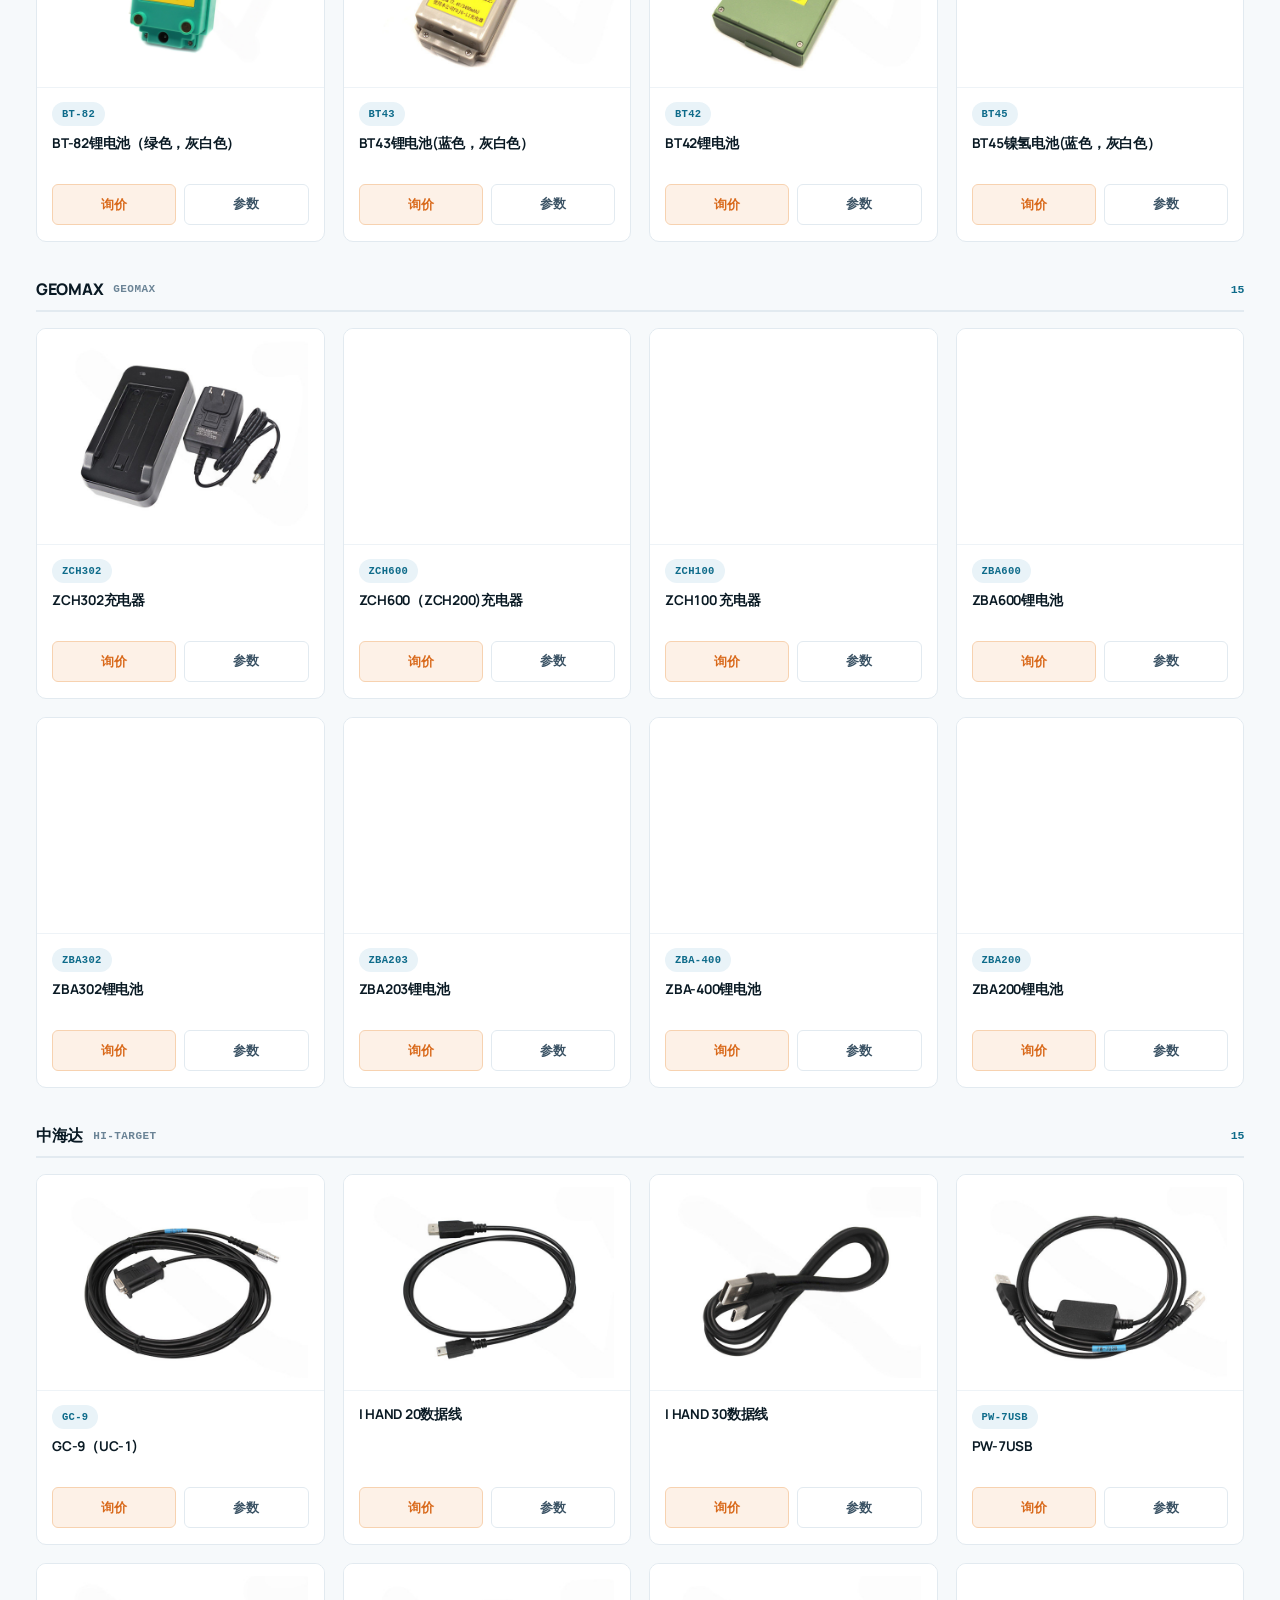
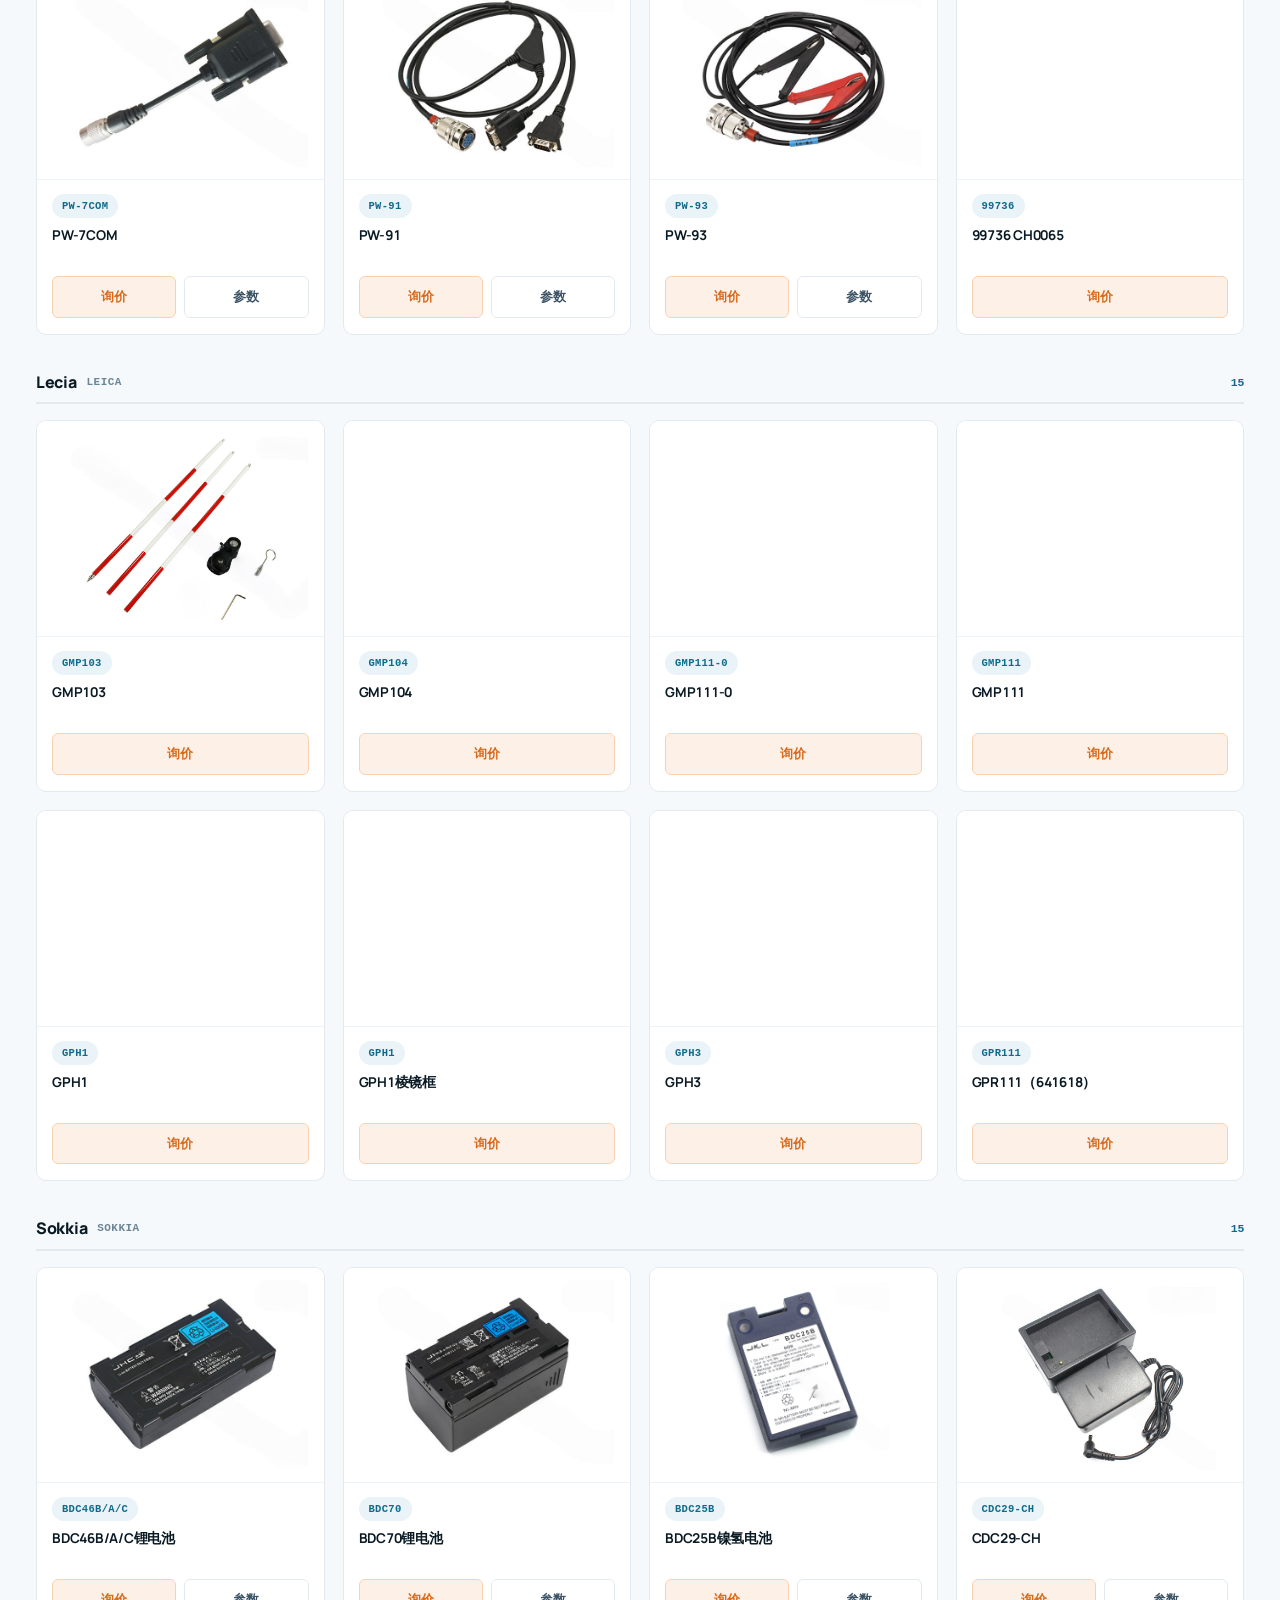
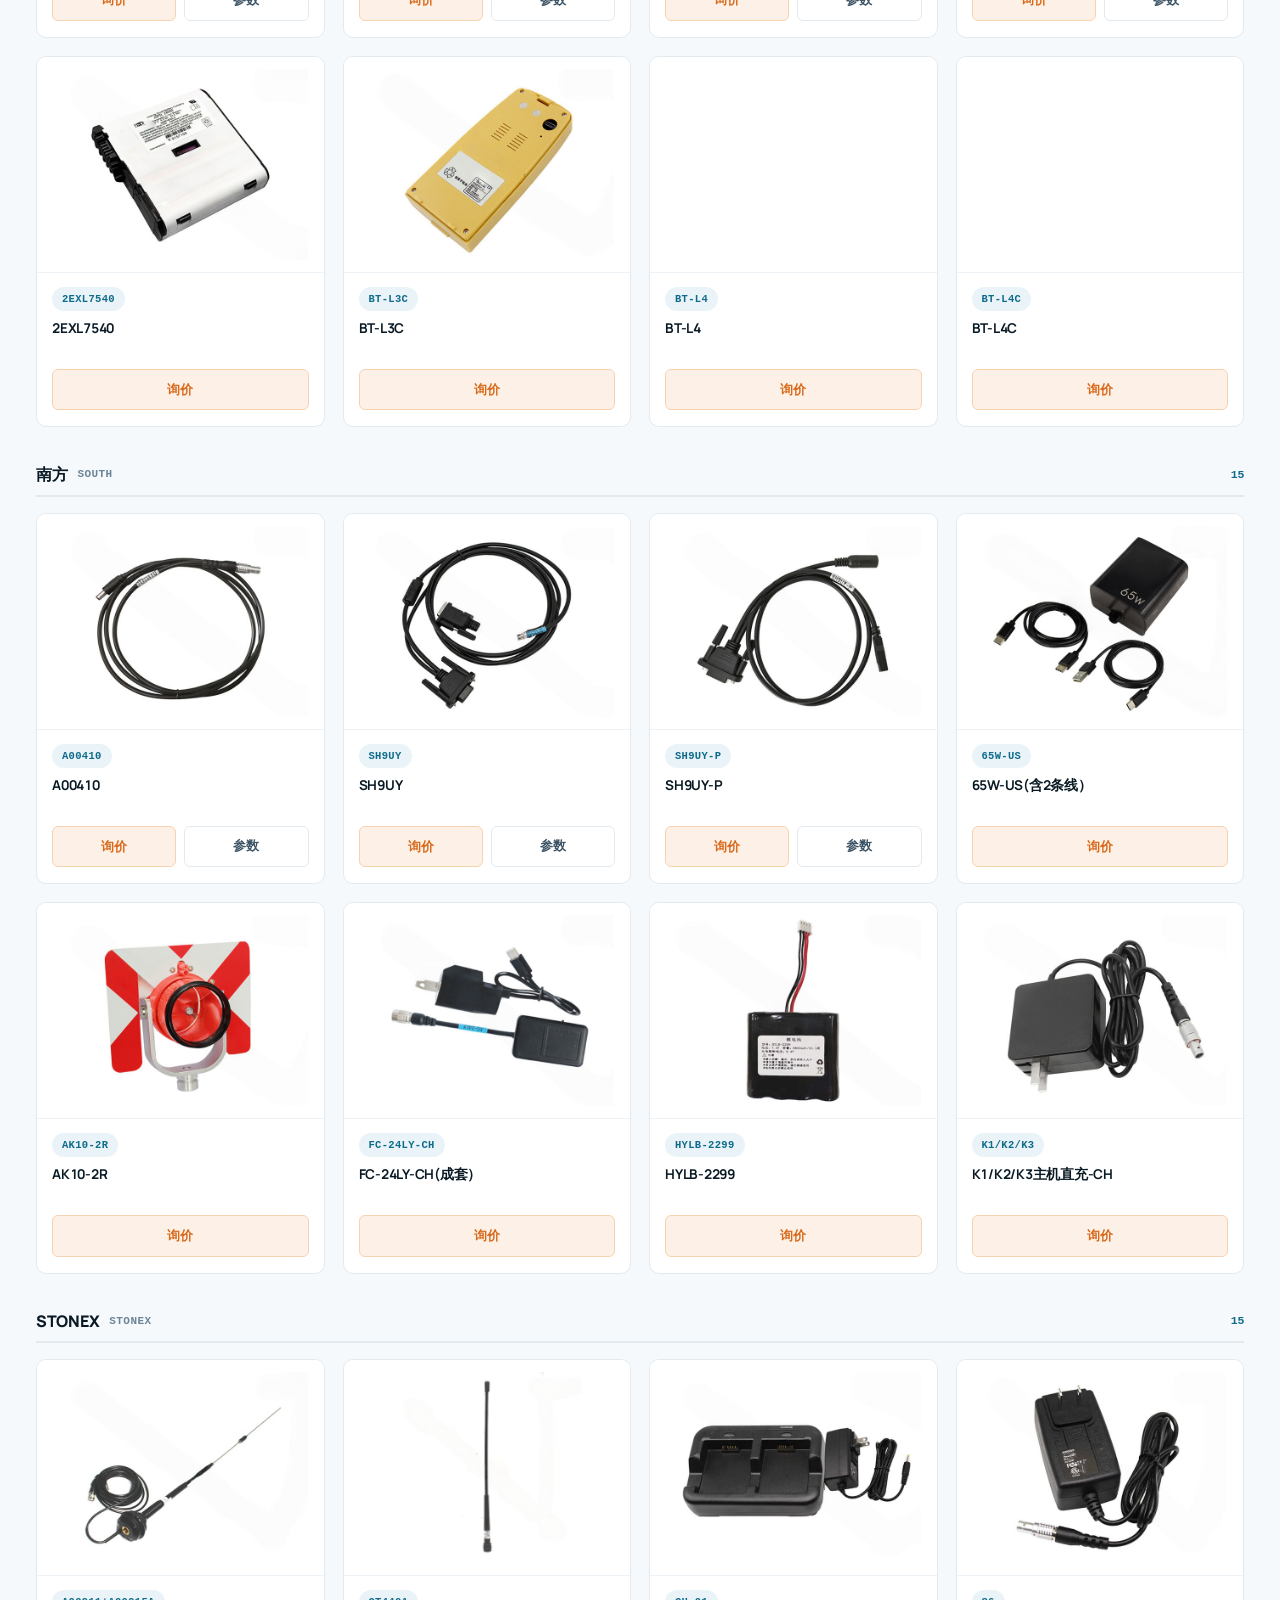
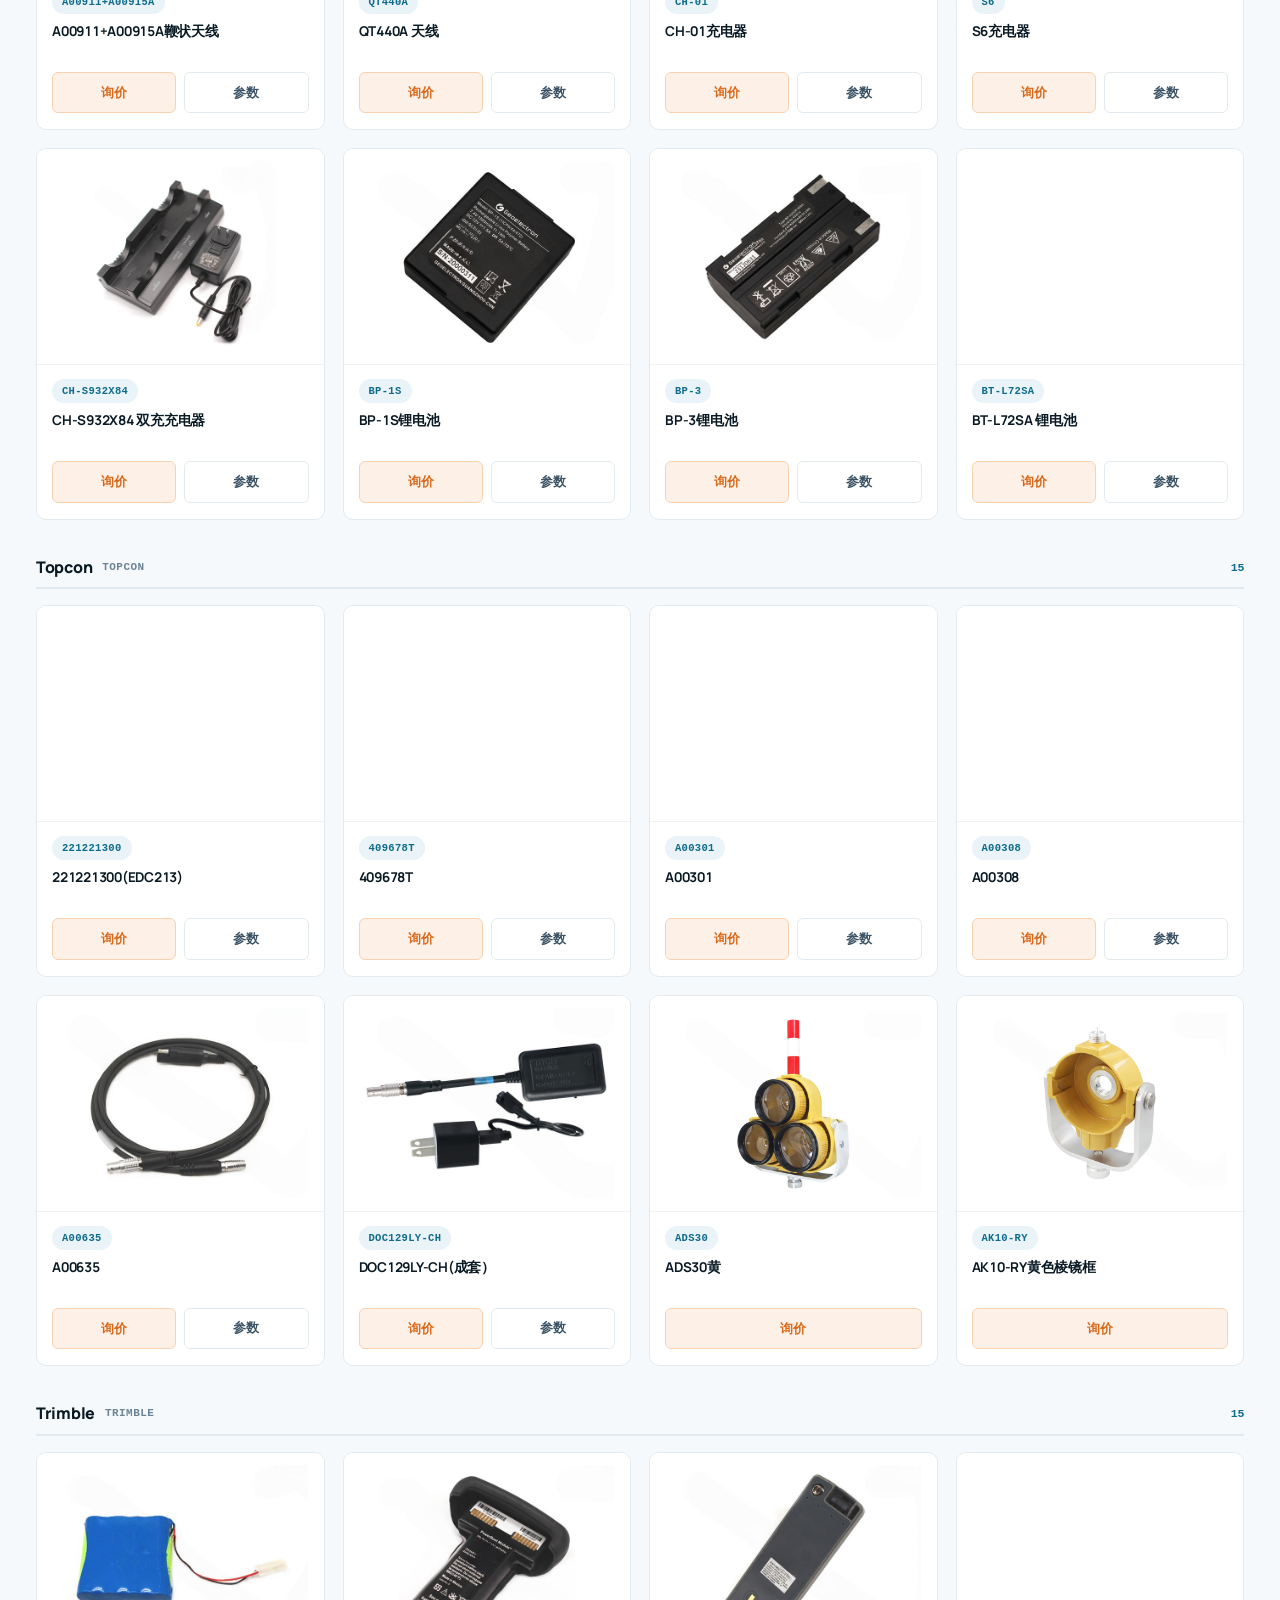
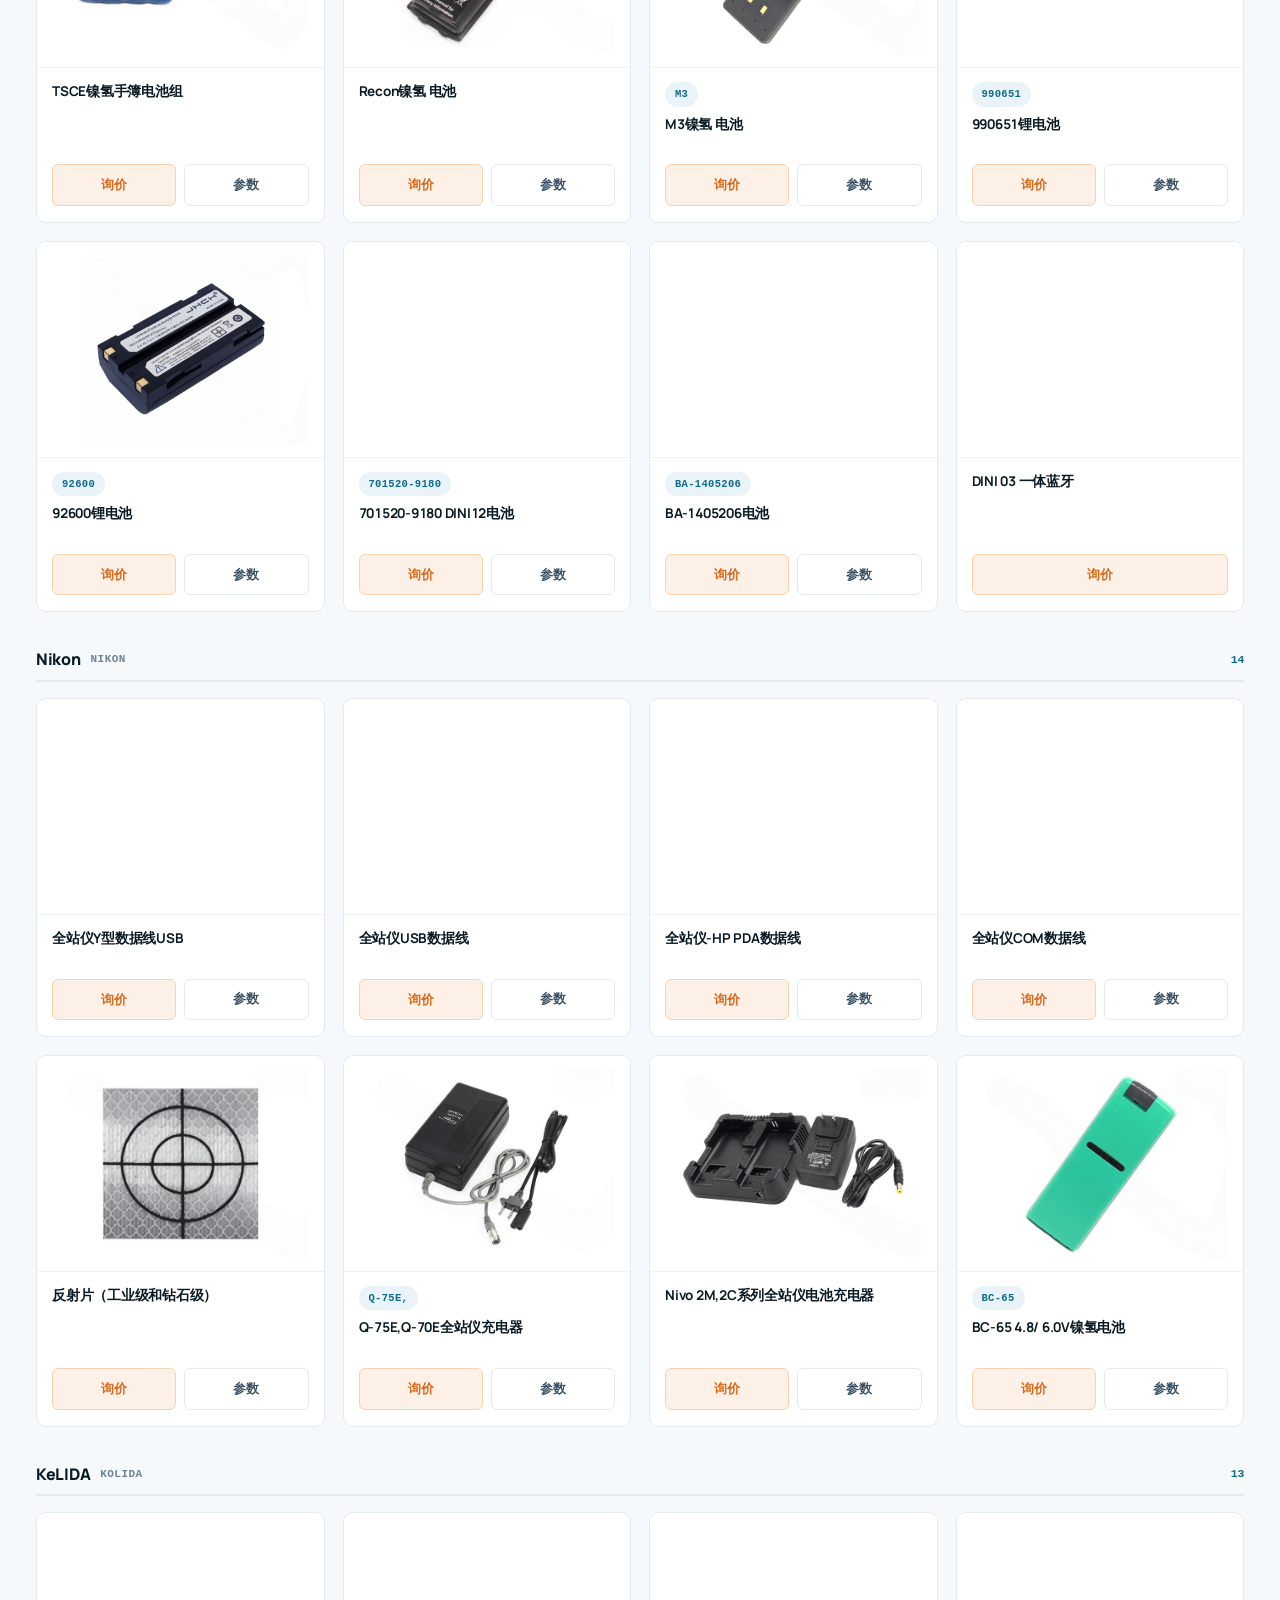
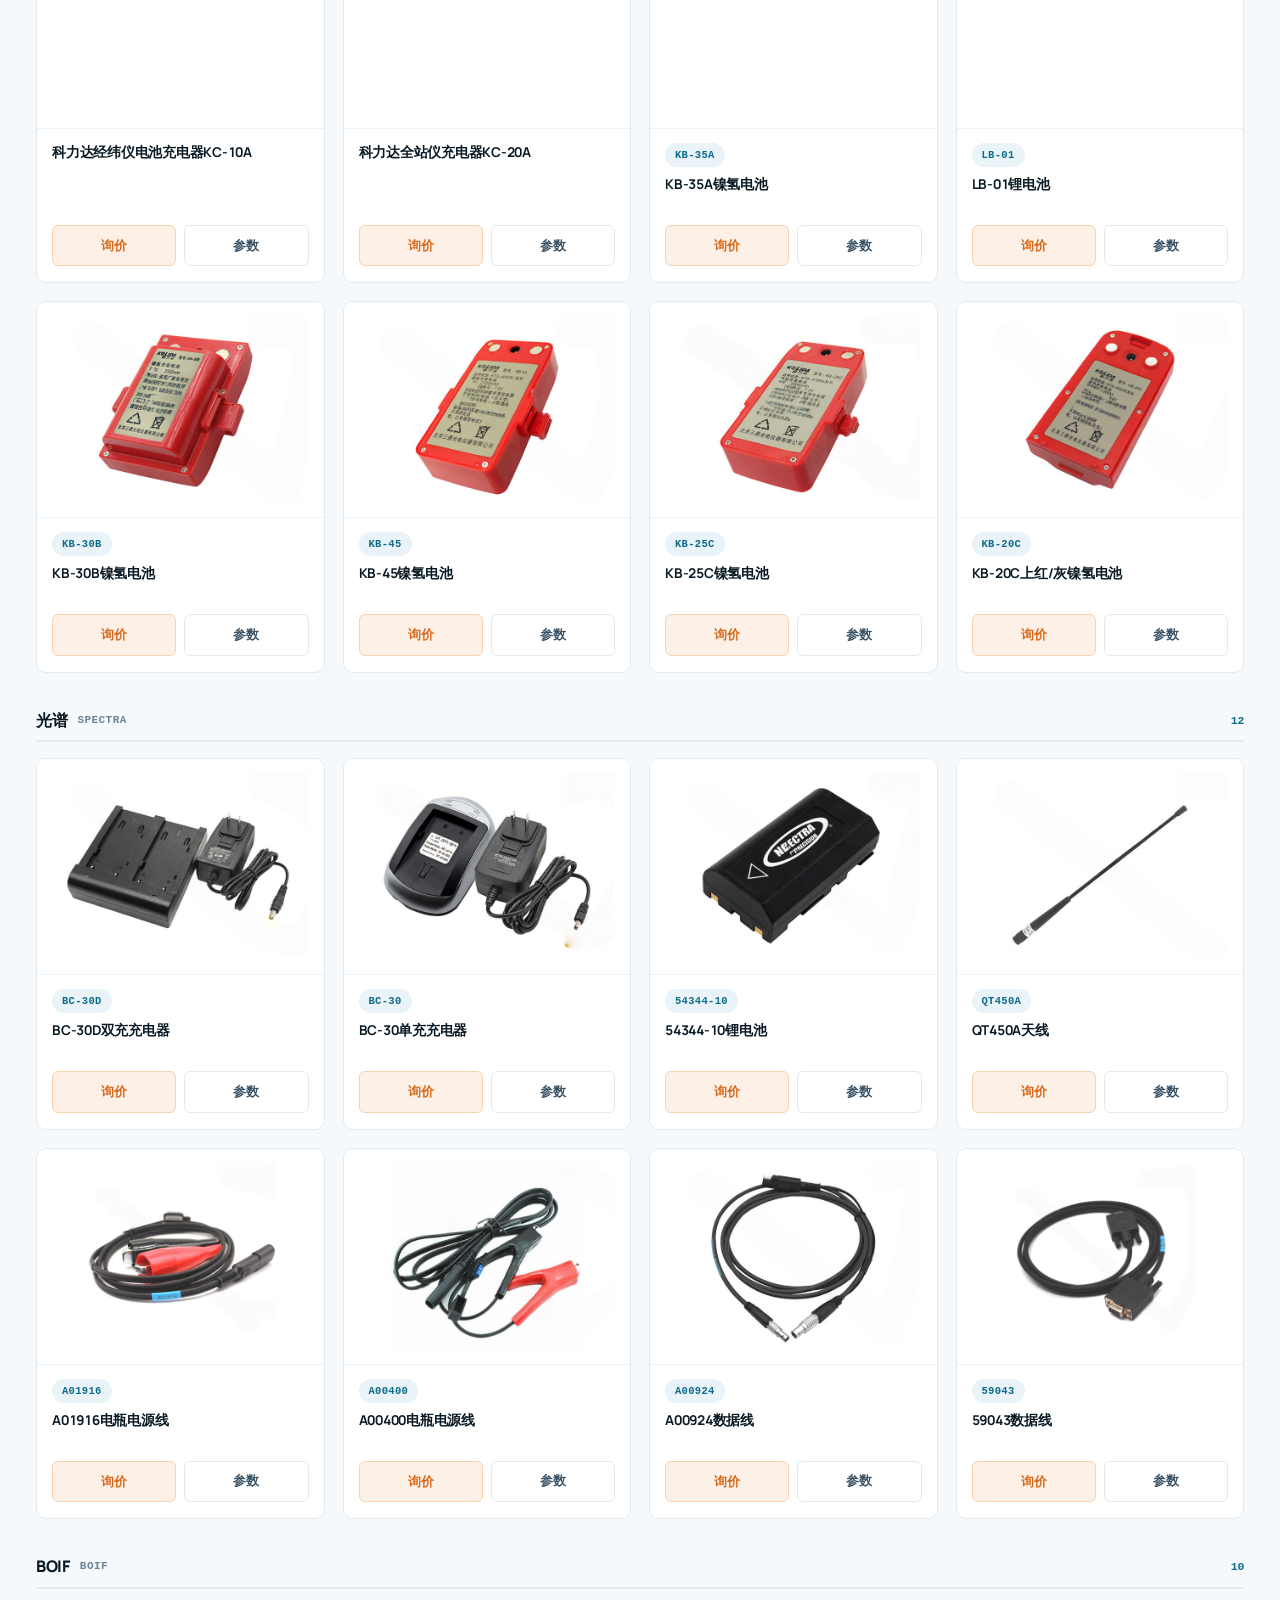
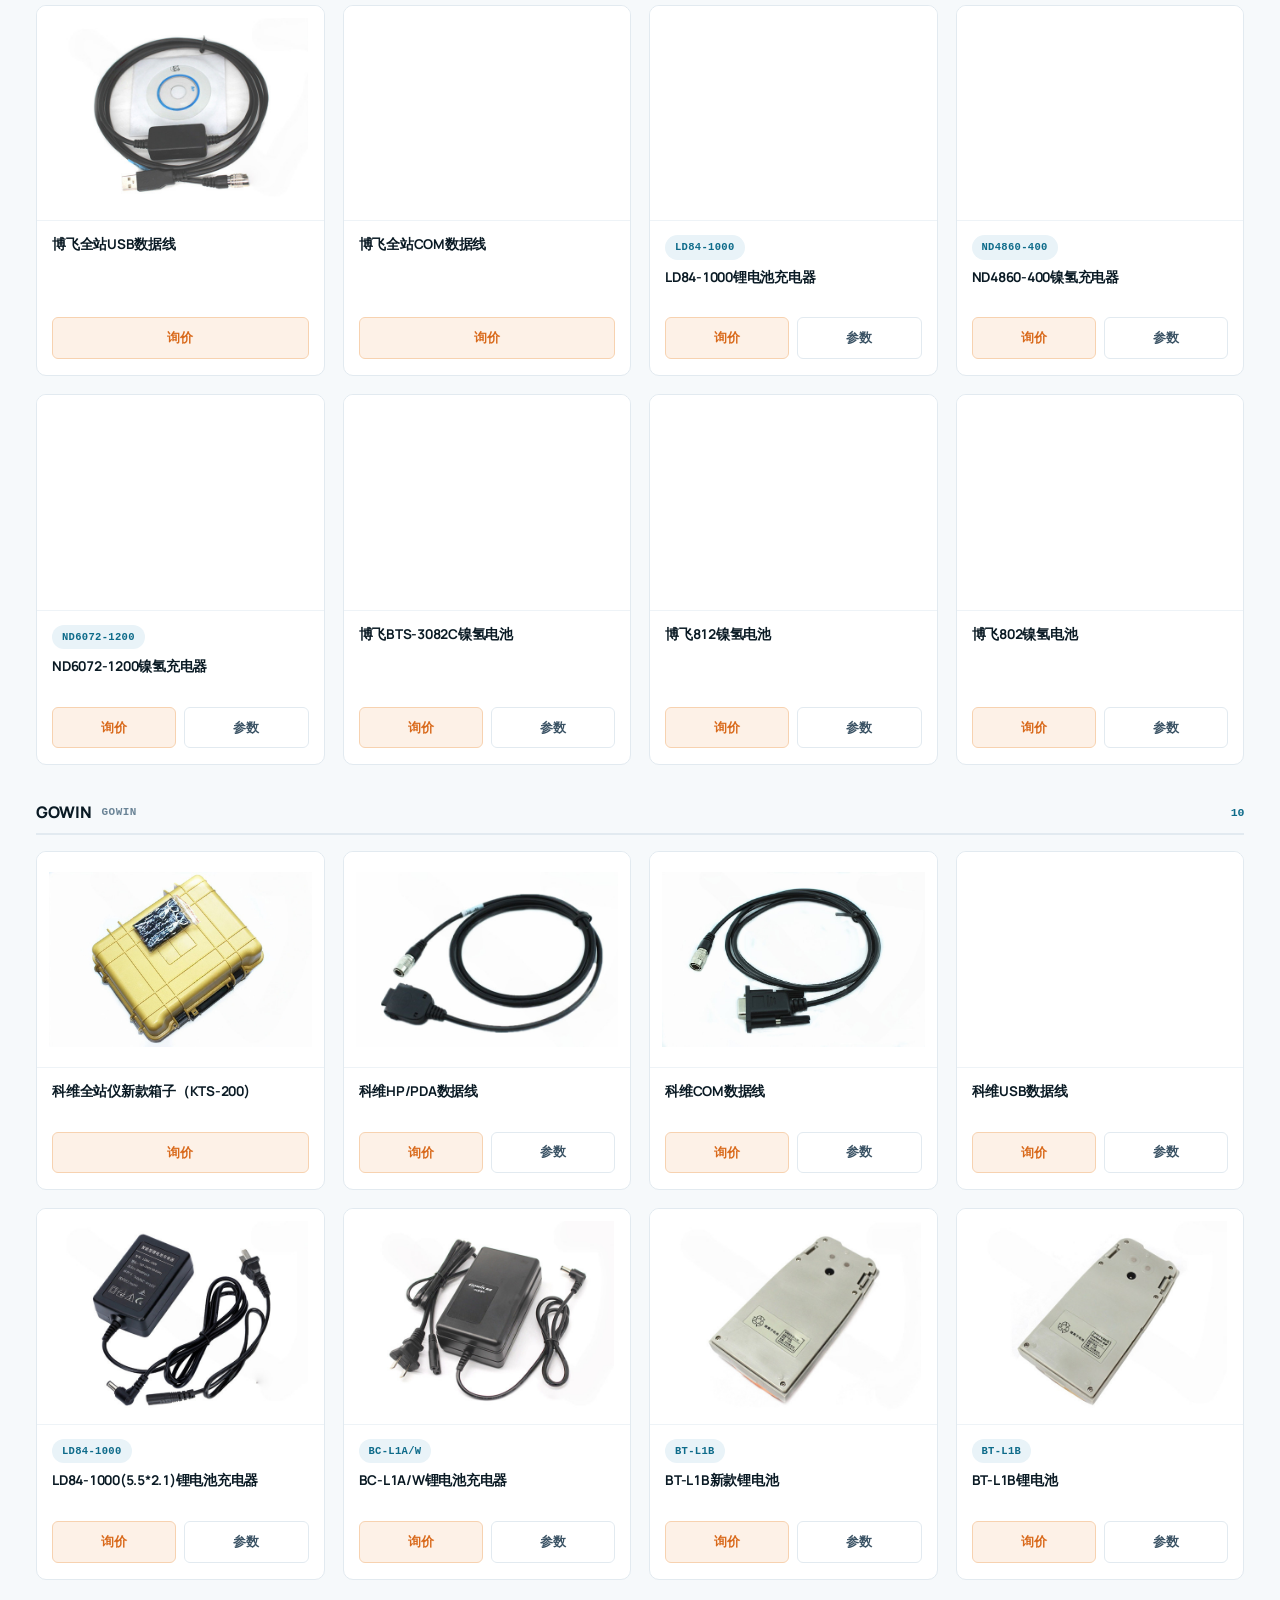
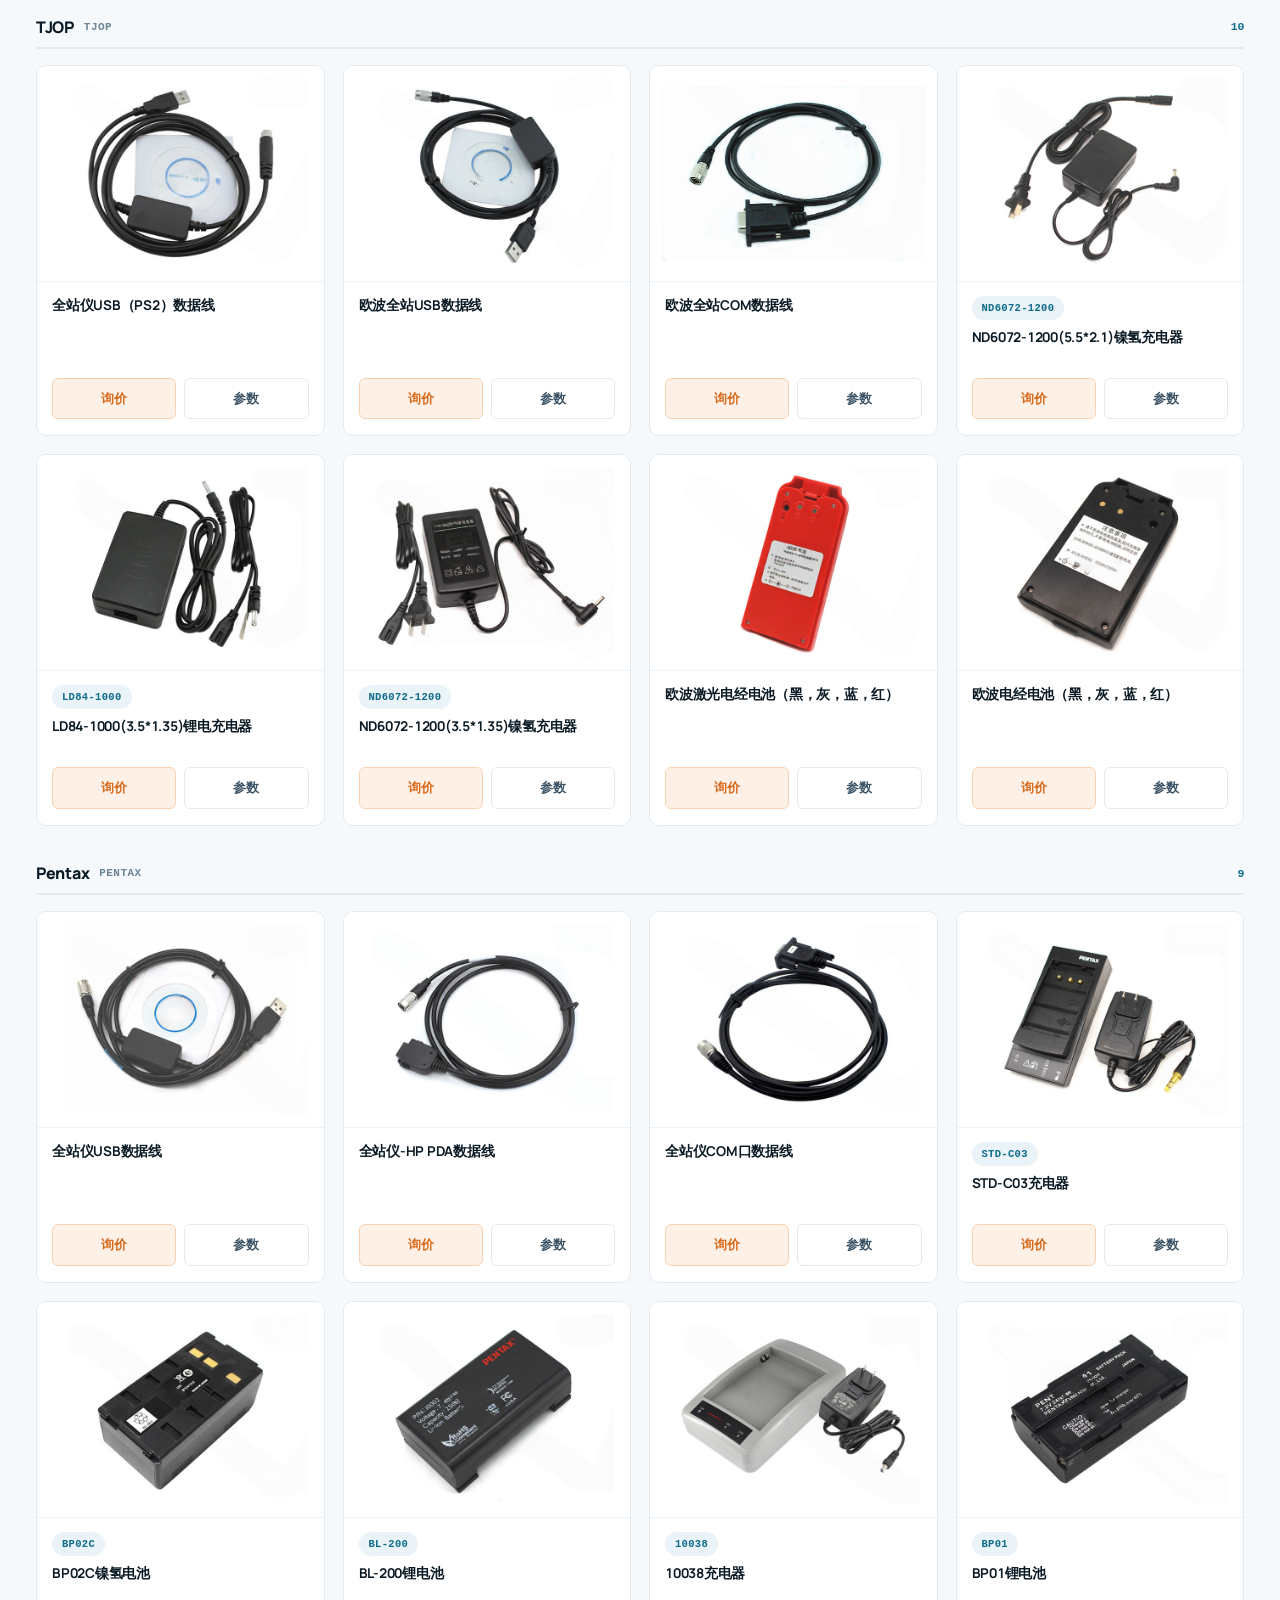
<file: brands.html>
<!DOCTYPE html><html lang="zh-CN" dir="ltr"><head><meta charset="UTF-8"><meta name="viewport" content="width=device-width,initial-scale=1"><title>品牌适配 — 按仪器品牌查找配件</title><meta name="description" content="专注测绘仪器配件与电缆组件：覆盖徕卡、天宝、拓普康、索佳、尼康、中纬等 23 个品牌的电池、充电器、数据线、天线、棱镜与杆件配件。支持来样定制。"><link rel="alternate" hreflang="zh-CN" href="https://goldwill-survey.com/brands.html"><link rel="alternate" hreflang="en" href="https://goldwill-survey.com/en/brands.html"><link rel="alternate" hreflang="ru" href="https://goldwill-survey.com/ru/brands.html"><link rel="canonical" href="https://goldwill-survey.com/brands.html"><link rel="stylesheet" href="assets/css/style.css"><meta name="theme-color" content="#0a1a24"><meta property="og:site_name" content="GOLDWILL"><meta property="og:type" content="website"><meta property="og:title" content="品牌适配 — 按仪器品牌查找配件"><meta property="og:description" content="专注测绘仪器配件与电缆组件：覆盖徕卡、天宝、拓普康、索佳、尼康、中纬等 23 个品牌的电池、充电器、数据线、天线、棱镜与杆件配件。支持来样定制。"><meta property="og:image" content="https://goldwill-survey.com/assets/img/products/1591298.jpg"><meta property="og:image:width" content="800"><meta property="og:image:height" content="600"><meta name="twitter:card" content="summary_large_image"></head><body><div class="topbar"><div class="wrap"><div class="tb-l"><span class="tag">测量仪器配件 · 厂家直销</span><span>sales@goldwill-survey.com</span></div><div class="tb-r"><span>联系方式</span><span class="lang"><a href="brands.html" class="on">中文</a><a href="en/brands.html">EN</a><a href="ru/brands.html">RU</a></span></div></div></div><header class="head"><div class="wrap"><a class="logo" href="index.html"><img class="mark" src="assets/img/logo-mark.png" alt="GOLDWILL" width="76" height="97"><span class="txt"><b>GOLDWILL INDUSTRIAL (HK) LIMITED</b></span></a><nav class="nav" id="nav"><a href="index.html">首页</a><a href="products.html">产品中心</a><a href="brands.html" class="on">品牌适配</a><a href="about.html">走进我们</a><a href="contact.html">联系我们</a></nav><button class="burger" id="burger" aria-label="menu">&#9776;</button></div></header><section class="page-hd"><div class="wrap"><div class="crumbs">首页 &nbsp;/&nbsp; 品牌适配</div><h1>按你的仪器品牌找配件</h1><p>以下品牌均有对应的电池、充电器、数据线与杆件配件。没有列出的品牌，也可以把仪器型号发给我们核对。</p></div></section><section class="sec"><div class="wrap"><div class="brands"><a href="#universal-accessories"><b>通用配件</b><span>UNIVERSAL ACCESSORIES</span><em>170</em></a><a href="#chcnav"><b>华测</b><span>CHCNAV</span><em>15</em></a><a href="#foif"><b>FOIF</b><span>FOIF</span><em>15</em></a><a href="#geomax"><b>GEOMAX</b><span>GEOMAX</span><em>15</em></a><a href="#hi-target"><b>中海达</b><span>HI-TARGET</span><em>15</em></a><a href="#leica"><b>Lecia</b><span>LEICA</span><em>15</em></a><a href="#sokkia"><b>Sokkia</b><span>SOKKIA</span><em>15</em></a><a href="#south"><b>南方</b><span>SOUTH</span><em>15</em></a><a href="#stonex"><b>STONEX</b><span>STONEX</span><em>15</em></a><a href="#topcon"><b>Topcon</b><span>TOPCON</span><em>15</em></a><a href="#trimble"><b>Trimble</b><span>TRIMBLE</span><em>15</em></a><a href="#nikon"><b>Nikon</b><span>NIKON</span><em>14</em></a><a href="#kolida"><b>KeLIDA</b><span>KOLIDA</span><em>13</em></a><a href="#spectra"><b>光谱</b><span>SPECTRA</span><em>12</em></a><a href="#boif"><b>BOIF</b><span>BOIF</span><em>10</em></a><a href="#gowin"><b>GOWIN</b><span>GOWIN</span><em>10</em></a><a href="#tjop"><b>TJOP</b><span>TJOP</span><em>10</em></a><a href="#pentax"><b>Pentax</b><span>PENTAX</span><em>9</em></a><a href="#sanding"><b>SANDING</b><span>SANDING</span><em>9</em></a><a href="#ashtech"><b>ASHTECH</b><span>ASHTECH</span><em>8</em></a><a href="#dadi"><b>DADI</b><span>DADI</span><em>7</em></a><a href="#ruide"><b>RUIDE</b><span>RUIDE</span><em>6</em></a><a href="#jhtech"><b>金天地</b><span>JHTECH</span><em>3</em></a></div></div></section><section class="sec soft"><div class="wrap"><section class="bgroup" id="universal-accessories"><h3>通用配件 <em>UNIVERSAL ACCESSORIES</em><span>170</span></h3><div class="pgrid"><article class="pcard" data-b="universal-accessories" data-k="通用全站仪器箱子 通用仪器箱 "><button class="ph" type="button" data-lb-open data-pid="1301776" data-src="assets/img/products/1301776.jpg" data-name="通用全站仪器箱子" data-mdl="" data-br="Universal Accessories" data-href="contact.html?n=%E9%80%9A%E7%94%A8%E5%85%A8%E7%AB%99%E4%BB%AA%E5%99%A8%E7%AE%B1%E5%AD%90"><img src="assets/img/products/1301776.jpg" alt="通用全站仪器箱子" width="600" height="450" loading="lazy" decoding="async"><span class="qv" aria-hidden="true">&#9906;</span><span class="sr">查看大图</span></button><div class="bd"><h4>通用全站仪器箱子</h4><div class="act"><a class="pri" href="contact.html?n=%E9%80%9A%E7%94%A8%E5%85%A8%E7%AB%99%E4%BB%AA%E5%99%A8%E7%AE%B1%E5%AD%90">询价</a></div></div></article><article class="pcard" data-b="universal-accessories" data-k="gps天线连接片 连接片，吸盘 "><button class="ph" type="button" data-lb-open data-pid="1301777" data-src="assets/img/products/1301777.jpg" data-name="GPS天线连接片" data-mdl="" data-br="Universal Accessories" data-href="contact.html?n=GPS%E5%A4%A9%E7%BA%BF%E8%BF%9E%E6%8E%A5%E7%89%87"><img src="assets/img/products/1301777.jpg" alt="GPS天线连接片" width="600" height="450" loading="lazy" decoding="async"><span class="qv" aria-hidden="true">&#9906;</span><span class="sr">查看大图</span></button><div class="bd"><h4>GPS天线连接片</h4><div class="act"><a class="pri" href="contact.html?n=GPS%E5%A4%A9%E7%BA%BF%E8%BF%9E%E6%8E%A5%E7%89%87">询价</a></div></div></article><article class="pcard" data-b="universal-accessories" data-k="吸盘 连接片，吸盘 "><button class="ph" type="button" data-lb-open data-pid="1301778" data-src="assets/img/products/1301778.jpg" data-name="吸盘" data-mdl="" data-br="Universal Accessories" data-href="contact.html?n=%E5%90%B8%E7%9B%98"><img src="assets/img/products/1301778.jpg" alt="吸盘" width="700" height="525" loading="lazy" decoding="async"><span class="qv" aria-hidden="true">&#9906;</span><span class="sr">查看大图</span></button><div class="bd"><h4>吸盘</h4><div class="act"><a class="pri" href="contact.html?n=%E5%90%B8%E7%9B%98">询价</a></div></div></article><article class="pcard" data-b="universal-accessories" data-k="通用手薄托架 手薄托架 "><button class="ph" type="button" data-lb-open data-pid="1301787" data-spec="1" data-src="assets/img/products/1301787.jpg" data-name="通用手薄托架" data-mdl="" data-br="Universal Accessories" data-href="contact.html?n=%E9%80%9A%E7%94%A8%E6%89%8B%E8%96%84%E6%89%98%E6%9E%B6"><img src="assets/img/products/1301787.jpg" alt="通用手薄托架" width="600" height="450" loading="lazy" decoding="async"><span class="qv" aria-hidden="true">&#9906;</span><span class="sr">查看大图</span></button><div class="bd"><h4>通用手薄托架</h4><div class="act"><a class="pri" href="contact.html?n=%E9%80%9A%E7%94%A8%E6%89%8B%E8%96%84%E6%89%98%E6%9E%B6">询价</a><button type="button" data-lb-open>参数</button></div></div></article><article class="pcard" data-b="universal-accessories" data-k="2.5米伸缩碳纤杆 2.5米伸缩碳纤杆 "><button class="ph" type="button" data-lb-open data-pid="1301788" data-src="assets/img/products/1301788.jpg" data-name="2.5米伸缩碳纤杆" data-mdl="" data-br="Universal Accessories" data-href="contact.html?n=2.5%E7%B1%B3%E4%BC%B8%E7%BC%A9%E7%A2%B3%E7%BA%A4%E6%9D%86"><img src="assets/img/products/1301788.jpg" alt="2.5米伸缩碳纤杆" width="600" height="450" loading="lazy" decoding="async"><span class="qv" aria-hidden="true">&#9906;</span><span class="sr">查看大图</span></button><div class="bd"><h4>2.5米伸缩碳纤杆</h4><div class="act"><a class="pri" href="contact.html?n=2.5%E7%B1%B3%E4%BC%B8%E7%BC%A9%E7%A2%B3%E7%BA%A4%E6%9D%86">询价</a></div></div></article><article class="pcard" data-b="universal-accessories" data-k="两米两节碳纤杆 2.5米伸缩碳纤杆 "><button class="ph" type="button" data-lb-open data-pid="1301789" data-src="assets/img/products/1301789.jpg" data-name="两米两节碳纤杆" data-mdl="" data-br="Universal Accessories" data-href="contact.html?n=%E4%B8%A4%E7%B1%B3%E4%B8%A4%E8%8A%82%E7%A2%B3%E7%BA%A4%E6%9D%86"><img src="assets/img/products/1301789.jpg" alt="两米两节碳纤杆" width="600" height="450" loading="lazy" decoding="async"><span class="qv" aria-hidden="true">&#9906;</span><span class="sr">查看大图</span></button><div class="bd"><h4>两米两节碳纤杆</h4><div class="act"><a class="pri" href="contact.html?n=%E4%B8%A4%E7%B1%B3%E4%B8%A4%E8%8A%82%E7%A2%B3%E7%BA%A4%E6%9D%86">询价</a></div></div></article><article class="pcard" data-b="universal-accessories" data-k="a00753数据线 gps数据线 a00753"><button class="ph" type="button" data-lb-open data-pid="1302201" data-spec="1" data-src="assets/img/products/1302201.jpg" data-name="A00753数据线" data-mdl="A00753" data-br="Universal Accessories" data-href="contact.html?m=A00753&amp;n=A00753%E6%95%B0%E6%8D%AE%E7%BA%BF"><img src="assets/img/products/1302201.jpg" alt="A00753数据线" width="600" height="450" loading="lazy" decoding="async"><span class="qv" aria-hidden="true">&#9906;</span><span class="sr">查看大图</span></button><div class="bd"><span class="mdl">A00753</span><h4>A00753数据线</h4><div class="act"><a class="pri" href="contact.html?m=A00753&amp;n=A00753%E6%95%B0%E6%8D%AE%E7%BA%BF">询价</a><button type="button" data-lb-open>参数</button></div></div></article><article class="pcard" data-b="universal-accessories" data-k="a00752数据线 gps数据线 a00752"><button class="ph" type="button" data-lb-open data-pid="1302202" data-spec="1" data-src="assets/img/products/1302202.jpg" data-name="A00752数据线" data-mdl="A00752" data-br="Universal Accessories" data-href="contact.html?m=A00752&amp;n=A00752%E6%95%B0%E6%8D%AE%E7%BA%BF"><img src="assets/img/products/1302202.jpg" alt="A00752数据线" width="600" height="450" loading="lazy" decoding="async"><span class="qv" aria-hidden="true">&#9906;</span><span class="sr">查看大图</span></button><div class="bd"><span class="mdl">A00752</span><h4>A00752数据线</h4><div class="act"><a class="pri" href="contact.html?m=A00752&amp;n=A00752%E6%95%B0%E6%8D%AE%E7%BA%BF">询价</a><button type="button" data-lb-open>参数</button></div></div></article></div></section><section class="bgroup" id="chcnav"><h3>华测 <em>CHCNAV</em><span>15</span></h3><div class="pgrid"><article class="pcard" data-b="chcnav" data-k="a00906 gps数据线 适用于华测测绘配件 a00906"><button class="ph" type="button" data-lb-open data-pid="1411741" data-spec="1" data-src="assets/img/products/1411741.jpg" data-name="A00906" data-mdl="A00906" data-br="CHCNAV" data-href="contact.html?m=A00906&amp;n=A00906"><img src="assets/img/products/1411741.jpg" alt="A00906" width="600" height="450" loading="lazy" decoding="async"><span class="qv" aria-hidden="true">&#9906;</span><span class="sr">查看大图</span></button><div class="bd"><span class="mdl">A00906</span><h4>A00906</h4><div class="act"><a class="pri" href="contact.html?m=A00906&amp;n=A00906">询价</a><button type="button" data-lb-open>参数</button></div></div></article><article class="pcard" data-b="chcnav" data-k="a00909 gps数据线 适用于华测测绘配件 a00909"><button class="ph" type="button" data-lb-open data-pid="1411742" data-spec="1" data-src="assets/img/products/1411742.jpg" data-name="A00909" data-mdl="A00909" data-br="CHCNAV" data-href="contact.html?m=A00909&amp;n=A00909"><img src="assets/img/products/1411742.jpg" alt="A00909" width="600" height="450" loading="lazy" decoding="async"><span class="qv" aria-hidden="true">&#9906;</span><span class="sr">查看大图</span></button><div class="bd"><span class="mdl">A00909</span><h4>A00909</h4><div class="act"><a class="pri" href="contact.html?m=A00909&amp;n=A00909">询价</a><button type="button" data-lb-open>参数</button></div></div></article><article class="pcard" data-b="chcnav" data-k="a00910 gps数据线 适用于华测测绘配件 a00910"><button class="ph" type="button" data-lb-open data-pid="1411744" data-spec="1" data-src="assets/img/products/1411744.jpg" data-name="A00910" data-mdl="A00910" data-br="CHCNAV" data-href="contact.html?m=A00910&amp;n=A00910"><img src="assets/img/products/1411744.jpg" alt="A00910" width="600" height="450" loading="lazy" decoding="async"><span class="qv" aria-hidden="true">&#9906;</span><span class="sr">查看大图</span></button><div class="bd"><span class="mdl">A00910</span><h4>A00910</h4><div class="act"><a class="pri" href="contact.html?m=A00910&amp;n=A00910">询价</a><button type="button" data-lb-open>参数</button></div></div></article><article class="pcard" data-b="chcnav" data-k="dl5-c gps数据线 适用于华测测绘配件 dl5-c"><button class="ph" type="button" data-lb-open data-pid="1411748" data-spec="1" data-src="assets/img/products/1411748.jpg" data-name="DL5-C" data-mdl="DL5-C" data-br="CHCNAV" data-href="contact.html?m=DL5-C&amp;n=DL5-C"><img src="assets/img/products/1411748.jpg" alt="DL5-C" width="800" height="800" loading="lazy" decoding="async"><span class="qv" aria-hidden="true">&#9906;</span><span class="sr">查看大图</span></button><div class="bd"><span class="mdl">DL5-C</span><h4>DL5-C</h4><div class="act"><a class="pri" href="contact.html?m=DL5-C&amp;n=DL5-C">询价</a><button type="button" data-lb-open>参数</button></div></div></article><article class="pcard" data-b="chcnav" data-k="a00904 适用于华测测绘配件 a00904"><button class="ph" type="button" data-lb-open data-pid="1590933" data-src="assets/img/products/1590933.jpg" data-name="A00904" data-mdl="A00904" data-br="CHCNAV" data-href="contact.html?m=A00904&amp;n=A00904"><img src="assets/img/products/1590933.jpg" alt="A00904" width="600" height="450" loading="lazy" decoding="async"><span class="qv" aria-hidden="true">&#9906;</span><span class="sr">查看大图</span></button><div class="bd"><span class="mdl">A00904</span><h4>A00904</h4><div class="act"><a class="pri" href="contact.html?m=A00904&amp;n=A00904">询价</a></div></div></article><article class="pcard" data-b="chcnav" data-k="a00905 适用于华测测绘配件 a00905"><button class="ph" type="button" data-lb-open data-pid="1590934" data-src="assets/img/products/1590934.jpg" data-name="A00905" data-mdl="A00905" data-br="CHCNAV" data-href="contact.html?m=A00905&amp;n=A00905"><img src="assets/img/products/1590934.jpg" alt="A00905" width="600" height="450" loading="lazy" decoding="async"><span class="qv" aria-hidden="true">&#9906;</span><span class="sr">查看大图</span></button><div class="bd"><span class="mdl">A00905</span><h4>A00905</h4><div class="act"><a class="pri" href="contact.html?m=A00905&amp;n=A00905">询价</a></div></div></article><article class="pcard" data-b="chcnav" data-k="bl-300 适用于华测测绘配件 bl-300"><button class="ph" type="button" data-lb-open data-pid="1590939" data-src="assets/img/products/1590939.jpg" data-name="BL-300" data-mdl="BL-300" data-br="CHCNAV" data-href="contact.html?m=BL-300&amp;n=BL-300"><img src="assets/img/products/1590939.jpg" alt="BL-300" width="600" height="450" loading="lazy" decoding="async"><span class="qv" aria-hidden="true">&#9906;</span><span class="sr">查看大图</span></button><div class="bd"><span class="mdl">BL-300</span><h4>BL-300</h4><div class="act"><a class="pri" href="contact.html?m=BL-300&amp;n=BL-300">询价</a></div></div></article><article class="pcard" data-b="chcnav" data-k="c12020-1b10-ch 适用于华测测绘配件 c12020-1b10-ch"><button class="ph" type="button" data-lb-open data-pid="1590946" data-src="assets/img/products/1590946.jpg" data-name="C12020-1B10-CH" data-mdl="C12020-1B10-CH" data-br="CHCNAV" data-href="contact.html?m=C12020-1B10-CH&amp;n=C12020-1B10-CH"><img src="assets/img/products/1590946.jpg" alt="C12020-1B10-CH" width="600" height="450" loading="lazy" decoding="async"><span class="qv" aria-hidden="true">&#9906;</span><span class="sr">查看大图</span></button><div class="bd"><span class="mdl">C12020-1B10-CH</span><h4>C12020-1B10-CH</h4><div class="act"><a class="pri" href="contact.html?m=C12020-1B10-CH&amp;n=C12020-1B10-CH">询价</a></div></div></article></div></section><section class="bgroup" id="foif"><h3>FOIF <em>FOIF</em><span>15</span></h3><div class="pgrid"><article class="pcard" data-b="foif" data-k="苏光com数据线 全站仪数据线 适用于苏光foif测绘配件 "><button class="ph" type="button" data-lb-open data-pid="1302373" data-spec="1" data-src="assets/img/products/1302373.jpg" data-name="苏光COM数据线" data-mdl="" data-br="FOIF" data-href="contact.html?n=%E8%8B%8F%E5%85%89COM%E6%95%B0%E6%8D%AE%E7%BA%BF"><img src="assets/img/products/1302373.jpg" alt="苏光COM数据线" width="800" height="533" loading="lazy" decoding="async"><span class="qv" aria-hidden="true">&#9906;</span><span class="sr">查看大图</span></button><div class="bd"><h4>苏光COM数据线</h4><div class="act"><a class="pri" href="contact.html?n=%E8%8B%8F%E5%85%89COM%E6%95%B0%E6%8D%AE%E7%BA%BF">询价</a><button type="button" data-lb-open>参数</button></div></div></article><article class="pcard" data-b="foif" data-k="nd4860-400经纬仪镍氢充电器 适用于苏光foif测绘配件 nd4860-400"><button class="ph" type="button" data-lb-open data-pid="1302374" data-spec="1" data-src="assets/img/products/1302374.jpg" data-name="ND4860-400经纬仪镍氢充电器" data-mdl="ND4860-400" data-br="FOIF" data-href="contact.html?m=ND4860-400&amp;n=ND4860-400%E7%BB%8F%E7%BA%AC%E4%BB%AA%E9%95%8D%E6%B0%A2%E5%85%85%E7%94%B5%E5%99%A8"><img src="assets/img/products/1302374.jpg" alt="ND4860-400经纬仪镍氢充电器" width="800" height="800" loading="lazy" decoding="async"><span class="qv" aria-hidden="true">&#9906;</span><span class="sr">查看大图</span></button><div class="bd"><span class="mdl">ND4860-400</span><h4>ND4860-400经纬仪镍氢充电器</h4><div class="act"><a class="pri" href="contact.html?m=ND4860-400&amp;n=ND4860-400%E7%BB%8F%E7%BA%AC%E4%BB%AA%E9%95%8D%E6%B0%A2%E5%85%85%E7%94%B5%E5%99%A8">询价</a><button type="button" data-lb-open>参数</button></div></div></article><article class="pcard" data-b="foif" data-k="nd6072-1200全站仪镍氢充电器 适用于苏光foif测绘配件 nd6072-1200"><button class="ph" type="button" data-lb-open data-pid="1302375" data-spec="1" data-src="assets/img/products/1302375.jpg" data-name="ND6072-1200全站仪镍氢充电器" data-mdl="ND6072-1200" data-br="FOIF" data-href="contact.html?m=ND6072-1200&amp;n=ND6072-1200%E5%85%A8%E7%AB%99%E4%BB%AA%E9%95%8D%E6%B0%A2%E5%85%85%E7%94%B5%E5%99%A8"><img src="assets/img/products/1302375.jpg" alt="ND6072-1200全站仪镍氢充电器" width="600" height="450" loading="lazy" decoding="async"><span class="qv" aria-hidden="true">&#9906;</span><span class="sr">查看大图</span></button><div class="bd"><span class="mdl">ND6072-1200</span><h4>ND6072-1200全站仪镍氢充电器</h4><div class="act"><a class="pri" href="contact.html?m=ND6072-1200&amp;n=ND6072-1200%E5%85%A8%E7%AB%99%E4%BB%AA%E9%95%8D%E6%B0%A2%E5%85%85%E7%94%B5%E5%99%A8">询价</a><button type="button" data-lb-open>参数</button></div></div></article><article class="pcard" data-b="foif" data-k="ld84-1000(5.5*2.5)锂电充电器 适用于苏光foif测绘配件 ld84-1000"><button class="ph" type="button" data-lb-open data-pid="1302376" data-spec="1" data-src="assets/img/products/1302376.jpg" data-name="LD84-1000(5.5*2.5)锂电充电器" data-mdl="LD84-1000" data-br="FOIF" data-href="contact.html?m=LD84-1000&amp;n=LD84-1000%285.5%2A2.5%29%E9%94%82%E7%94%B5%E5%85%85%E7%94%B5%E5%99%A8"><img src="assets/img/products/1302376.jpg" alt="LD84-1000(5.5*2.5)锂电充电器" width="600" height="450" loading="lazy" decoding="async"><span class="qv" aria-hidden="true">&#9906;</span><span class="sr">查看大图</span></button><div class="bd"><span class="mdl">LD84-1000</span><h4>LD84-1000(5.5*2.5)锂电充电器</h4><div class="act"><a class="pri" href="contact.html?m=LD84-1000&amp;n=LD84-1000%285.5%2A2.5%29%E9%94%82%E7%94%B5%E5%85%85%E7%94%B5%E5%99%A8">询价</a><button type="button" data-lb-open>参数</button></div></div></article><article class="pcard" data-b="foif" data-k="bt-82锂电池（绿色，灰白色） 适用于苏光foif测绘配件 bt-82"><button class="ph" type="button" data-lb-open data-pid="1302377" data-spec="1" data-src="assets/img/products/1302377.jpg" data-name="BT-82锂电池（绿色，灰白色）" data-mdl="BT-82" data-br="FOIF" data-href="contact.html?m=BT-82&amp;n=BT-82%E9%94%82%E7%94%B5%E6%B1%A0%EF%BC%88%E7%BB%BF%E8%89%B2%EF%BC%8C%E7%81%B0%E7%99%BD%E8%89%B2%EF%BC%89"><img src="assets/img/products/1302377.jpg" alt="BT-82锂电池（绿色，灰白色）" width="800" height="800" loading="lazy" decoding="async"><span class="qv" aria-hidden="true">&#9906;</span><span class="sr">查看大图</span></button><div class="bd"><span class="mdl">BT-82</span><h4>BT-82锂电池（绿色，灰白色）</h4><div class="act"><a class="pri" href="contact.html?m=BT-82&amp;n=BT-82%E9%94%82%E7%94%B5%E6%B1%A0%EF%BC%88%E7%BB%BF%E8%89%B2%EF%BC%8C%E7%81%B0%E7%99%BD%E8%89%B2%EF%BC%89">询价</a><button type="button" data-lb-open>参数</button></div></div></article><article class="pcard" data-b="foif" data-k="bt43锂电池(蓝色，灰白色） 适用于苏光foif测绘配件 bt43"><button class="ph" type="button" data-lb-open data-pid="1302378" data-spec="1" data-src="assets/img/products/1302378.jpg" data-name="BT43锂电池(蓝色，灰白色）" data-mdl="BT43" data-br="FOIF" data-href="contact.html?m=BT43&amp;n=BT43%E9%94%82%E7%94%B5%E6%B1%A0%28%E8%93%9D%E8%89%B2%EF%BC%8C%E7%81%B0%E7%99%BD%E8%89%B2%EF%BC%89"><img src="assets/img/products/1302378.jpg" alt="BT43锂电池(蓝色，灰白色）" width="600" height="450" loading="lazy" decoding="async"><span class="qv" aria-hidden="true">&#9906;</span><span class="sr">查看大图</span></button><div class="bd"><span class="mdl">BT43</span><h4>BT43锂电池(蓝色，灰白色）</h4><div class="act"><a class="pri" href="contact.html?m=BT43&amp;n=BT43%E9%94%82%E7%94%B5%E6%B1%A0%28%E8%93%9D%E8%89%B2%EF%BC%8C%E7%81%B0%E7%99%BD%E8%89%B2%EF%BC%89">询价</a><button type="button" data-lb-open>参数</button></div></div></article><article class="pcard" data-b="foif" data-k="bt42锂电池 适用于苏光foif测绘配件 bt42"><button class="ph" type="button" data-lb-open data-pid="1302379" data-spec="1" data-src="assets/img/products/1302379.jpg" data-name="BT42锂电池" data-mdl="BT42" data-br="FOIF" data-href="contact.html?m=BT42&amp;n=BT42%E9%94%82%E7%94%B5%E6%B1%A0"><img src="assets/img/products/1302379.jpg" alt="BT42锂电池" width="600" height="450" loading="lazy" decoding="async"><span class="qv" aria-hidden="true">&#9906;</span><span class="sr">查看大图</span></button><div class="bd"><span class="mdl">BT42</span><h4>BT42锂电池</h4><div class="act"><a class="pri" href="contact.html?m=BT42&amp;n=BT42%E9%94%82%E7%94%B5%E6%B1%A0">询价</a><button type="button" data-lb-open>参数</button></div></div></article><article class="pcard" data-b="foif" data-k="bt45镍氢电池(蓝色，灰白色） 适用于苏光foif测绘配件 bt45"><button class="ph" type="button" data-lb-open data-pid="1302380" data-spec="1" data-src="assets/img/products/1302380.jpg" data-name="BT45镍氢电池(蓝色，灰白色）" data-mdl="BT45" data-br="FOIF" data-href="contact.html?m=BT45&amp;n=BT45%E9%95%8D%E6%B0%A2%E7%94%B5%E6%B1%A0%28%E8%93%9D%E8%89%B2%EF%BC%8C%E7%81%B0%E7%99%BD%E8%89%B2%EF%BC%89"><img src="assets/img/products/1302380.jpg" alt="BT45镍氢电池(蓝色，灰白色）" width="600" height="450" loading="lazy" decoding="async"><span class="qv" aria-hidden="true">&#9906;</span><span class="sr">查看大图</span></button><div class="bd"><span class="mdl">BT45</span><h4>BT45镍氢电池(蓝色，灰白色）</h4><div class="act"><a class="pri" href="contact.html?m=BT45&amp;n=BT45%E9%95%8D%E6%B0%A2%E7%94%B5%E6%B1%A0%28%E8%93%9D%E8%89%B2%EF%BC%8C%E7%81%B0%E7%99%BD%E8%89%B2%EF%BC%89">询价</a><button type="button" data-lb-open>参数</button></div></div></article></div></section><section class="bgroup" id="geomax"><h3>GEOMAX <em>GEOMAX</em><span>15</span></h3><div class="pgrid"><article class="pcard" data-b="geomax" data-k="zch302充电器 适用于中纬geomax测绘配件 zch302"><button class="ph" type="button" data-lb-open data-pid="1302219" data-spec="1" data-src="assets/img/products/1302219.jpg" data-name="ZCH302充电器" data-mdl="ZCH302" data-br="GeoMax" data-href="contact.html?m=ZCH302&amp;n=ZCH302%E5%85%85%E7%94%B5%E5%99%A8"><img src="assets/img/products/1302219.jpg" alt="ZCH302充电器" width="600" height="450" loading="lazy" decoding="async"><span class="qv" aria-hidden="true">&#9906;</span><span class="sr">查看大图</span></button><div class="bd"><span class="mdl">ZCH302</span><h4>ZCH302充电器</h4><div class="act"><a class="pri" href="contact.html?m=ZCH302&amp;n=ZCH302%E5%85%85%E7%94%B5%E5%99%A8">询价</a><button type="button" data-lb-open>参数</button></div></div></article><article class="pcard" data-b="geomax" data-k="zch600（zch200)充电器 适用于中纬geomax测绘配件 zch600"><button class="ph" type="button" data-lb-open data-pid="1302220" data-spec="1" data-src="assets/img/products/1302220.jpg" data-name="ZCH600（ZCH200)充电器" data-mdl="ZCH600" data-br="GeoMax" data-href="contact.html?m=ZCH600&amp;n=ZCH600%EF%BC%88ZCH200%29%E5%85%85%E7%94%B5%E5%99%A8"><img src="assets/img/products/1302220.jpg" alt="ZCH600（ZCH200)充电器" width="600" height="450" loading="lazy" decoding="async"><span class="qv" aria-hidden="true">&#9906;</span><span class="sr">查看大图</span></button><div class="bd"><span class="mdl">ZCH600</span><h4>ZCH600（ZCH200)充电器</h4><div class="act"><a class="pri" href="contact.html?m=ZCH600&amp;n=ZCH600%EF%BC%88ZCH200%29%E5%85%85%E7%94%B5%E5%99%A8">询价</a><button type="button" data-lb-open>参数</button></div></div></article><article class="pcard" data-b="geomax" data-k="zch100 充电器 适用于中纬geomax测绘配件 zch100"><button class="ph" type="button" data-lb-open data-pid="1302221" data-spec="1" data-src="assets/img/products/1302221.jpg" data-name="ZCH100 充电器" data-mdl="ZCH100" data-br="GeoMax" data-href="contact.html?m=ZCH100&amp;n=ZCH100%20%E5%85%85%E7%94%B5%E5%99%A8"><img src="assets/img/products/1302221.jpg" alt="ZCH100 充电器" width="600" height="450" loading="lazy" decoding="async"><span class="qv" aria-hidden="true">&#9906;</span><span class="sr">查看大图</span></button><div class="bd"><span class="mdl">ZCH100</span><h4>ZCH100 充电器</h4><div class="act"><a class="pri" href="contact.html?m=ZCH100&amp;n=ZCH100%20%E5%85%85%E7%94%B5%E5%99%A8">询价</a><button type="button" data-lb-open>参数</button></div></div></article><article class="pcard" data-b="geomax" data-k="zba600锂电池 适用于中纬geomax测绘配件 zba600"><button class="ph" type="button" data-lb-open data-pid="1302222" data-spec="1" data-src="assets/img/products/1302222.jpg" data-name="ZBA600锂电池" data-mdl="ZBA600" data-br="GeoMax" data-href="contact.html?m=ZBA600&amp;n=ZBA600%E9%94%82%E7%94%B5%E6%B1%A0"><img src="assets/img/products/1302222.jpg" alt="ZBA600锂电池" width="600" height="450" loading="lazy" decoding="async"><span class="qv" aria-hidden="true">&#9906;</span><span class="sr">查看大图</span></button><div class="bd"><span class="mdl">ZBA600</span><h4>ZBA600锂电池</h4><div class="act"><a class="pri" href="contact.html?m=ZBA600&amp;n=ZBA600%E9%94%82%E7%94%B5%E6%B1%A0">询价</a><button type="button" data-lb-open>参数</button></div></div></article><article class="pcard" data-b="geomax" data-k="zba302锂电池 适用于中纬geomax测绘配件 zba302"><button class="ph" type="button" data-lb-open data-pid="1302223" data-spec="1" data-src="assets/img/products/1302223.jpg" data-name="ZBA302锂电池" data-mdl="ZBA302" data-br="GeoMax" data-href="contact.html?m=ZBA302&amp;n=ZBA302%E9%94%82%E7%94%B5%E6%B1%A0"><img src="assets/img/products/1302223.jpg" alt="ZBA302锂电池" width="600" height="450" loading="lazy" decoding="async"><span class="qv" aria-hidden="true">&#9906;</span><span class="sr">查看大图</span></button><div class="bd"><span class="mdl">ZBA302</span><h4>ZBA302锂电池</h4><div class="act"><a class="pri" href="contact.html?m=ZBA302&amp;n=ZBA302%E9%94%82%E7%94%B5%E6%B1%A0">询价</a><button type="button" data-lb-open>参数</button></div></div></article><article class="pcard" data-b="geomax" data-k="zba203锂电池 适用于中纬geomax测绘配件 zba203"><button class="ph" type="button" data-lb-open data-pid="1302224" data-spec="1" data-src="assets/img/products/1302224.jpg" data-name="ZBA203锂电池" data-mdl="ZBA203" data-br="GeoMax" data-href="contact.html?m=ZBA203&amp;n=ZBA203%E9%94%82%E7%94%B5%E6%B1%A0"><img src="assets/img/products/1302224.jpg" alt="ZBA203锂电池" width="600" height="450" loading="lazy" decoding="async"><span class="qv" aria-hidden="true">&#9906;</span><span class="sr">查看大图</span></button><div class="bd"><span class="mdl">ZBA203</span><h4>ZBA203锂电池</h4><div class="act"><a class="pri" href="contact.html?m=ZBA203&amp;n=ZBA203%E9%94%82%E7%94%B5%E6%B1%A0">询价</a><button type="button" data-lb-open>参数</button></div></div></article><article class="pcard" data-b="geomax" data-k="zba-400锂电池 适用于中纬geomax测绘配件 zba-400"><button class="ph" type="button" data-lb-open data-pid="1302225" data-spec="1" data-src="assets/img/products/1302225.jpg" data-name="ZBA-400锂电池" data-mdl="ZBA-400" data-br="GeoMax" data-href="contact.html?m=ZBA-400&amp;n=ZBA-400%E9%94%82%E7%94%B5%E6%B1%A0"><img src="assets/img/products/1302225.jpg" alt="ZBA-400锂电池" width="600" height="450" loading="lazy" decoding="async"><span class="qv" aria-hidden="true">&#9906;</span><span class="sr">查看大图</span></button><div class="bd"><span class="mdl">ZBA-400</span><h4>ZBA-400锂电池</h4><div class="act"><a class="pri" href="contact.html?m=ZBA-400&amp;n=ZBA-400%E9%94%82%E7%94%B5%E6%B1%A0">询价</a><button type="button" data-lb-open>参数</button></div></div></article><article class="pcard" data-b="geomax" data-k="zba200锂电池 适用于中纬geomax测绘配件 zba200"><button class="ph" type="button" data-lb-open data-pid="1302226" data-spec="1" data-src="assets/img/products/1302226.jpg" data-name="ZBA200锂电池" data-mdl="ZBA200" data-br="GeoMax" data-href="contact.html?m=ZBA200&amp;n=ZBA200%E9%94%82%E7%94%B5%E6%B1%A0"><img src="assets/img/products/1302226.jpg" alt="ZBA200锂电池" width="600" height="450" loading="lazy" decoding="async"><span class="qv" aria-hidden="true">&#9906;</span><span class="sr">查看大图</span></button><div class="bd"><span class="mdl">ZBA200</span><h4>ZBA200锂电池</h4><div class="act"><a class="pri" href="contact.html?m=ZBA200&amp;n=ZBA200%E9%94%82%E7%94%B5%E6%B1%A0">询价</a><button type="button" data-lb-open>参数</button></div></div></article></div></section><section class="bgroup" id="hi-target"><h3>中海达 <em>HI-TARGET</em><span>15</span></h3><div class="pgrid"><article class="pcard" data-b="hi-target" data-k="gc-9（uc-1) gps数据线 适用于中海达测绘配件 gc-9"><button class="ph" type="button" data-lb-open data-pid="1407113" data-spec="1" data-src="assets/img/products/1407113.jpg" data-name="GC-9（UC-1)" data-mdl="GC-9" data-br="Hi-Target" data-href="contact.html?m=GC-9&amp;n=GC-9%EF%BC%88UC-1%29"><img src="assets/img/products/1407113.jpg" alt="GC-9（UC-1)" width="600" height="450" loading="lazy" decoding="async"><span class="qv" aria-hidden="true">&#9906;</span><span class="sr">查看大图</span></button><div class="bd"><span class="mdl">GC-9</span><h4>GC-9（UC-1)</h4><div class="act"><a class="pri" href="contact.html?m=GC-9&amp;n=GC-9%EF%BC%88UC-1%29">询价</a><button type="button" data-lb-open>参数</button></div></div></article><article class="pcard" data-b="hi-target" data-k="i hand 20数据线 gps数据线 适用于中海达测绘配件 "><button class="ph" type="button" data-lb-open data-pid="1407139" data-spec="1" data-src="assets/img/products/1407139.jpg" data-name="I HAND 20数据线" data-mdl="" data-br="Hi-Target" data-href="contact.html?n=I%20HAND%2020%E6%95%B0%E6%8D%AE%E7%BA%BF"><img src="assets/img/products/1407139.jpg" alt="I HAND 20数据线" width="600" height="450" loading="lazy" decoding="async"><span class="qv" aria-hidden="true">&#9906;</span><span class="sr">查看大图</span></button><div class="bd"><h4>I HAND 20数据线</h4><div class="act"><a class="pri" href="contact.html?n=I%20HAND%2020%E6%95%B0%E6%8D%AE%E7%BA%BF">询价</a><button type="button" data-lb-open>参数</button></div></div></article><article class="pcard" data-b="hi-target" data-k="i hand 30数据线 gps数据线 适用于中海达测绘配件 "><button class="ph" type="button" data-lb-open data-pid="1407158" data-spec="1" data-src="assets/img/products/1407158.jpg" data-name="I HAND 30数据线" data-mdl="" data-br="Hi-Target" data-href="contact.html?n=I%20HAND%2030%E6%95%B0%E6%8D%AE%E7%BA%BF"><img src="assets/img/products/1407158.jpg" alt="I HAND 30数据线" width="600" height="450" loading="lazy" decoding="async"><span class="qv" aria-hidden="true">&#9906;</span><span class="sr">查看大图</span></button><div class="bd"><h4>I HAND 30数据线</h4><div class="act"><a class="pri" href="contact.html?n=I%20HAND%2030%E6%95%B0%E6%8D%AE%E7%BA%BF">询价</a><button type="button" data-lb-open>参数</button></div></div></article><article class="pcard" data-b="hi-target" data-k="pw-7usb gps数据线 适用于中海达测绘配件 pw-7usb"><button class="ph" type="button" data-lb-open data-pid="1407167" data-spec="1" data-src="assets/img/products/1407167.jpg" data-name="PW-7USB" data-mdl="PW-7USB" data-br="Hi-Target" data-href="contact.html?m=PW-7USB&amp;n=PW-7USB"><img src="assets/img/products/1407167.jpg" alt="PW-7USB" width="600" height="450" loading="lazy" decoding="async"><span class="qv" aria-hidden="true">&#9906;</span><span class="sr">查看大图</span></button><div class="bd"><span class="mdl">PW-7USB</span><h4>PW-7USB</h4><div class="act"><a class="pri" href="contact.html?m=PW-7USB&amp;n=PW-7USB">询价</a><button type="button" data-lb-open>参数</button></div></div></article><article class="pcard" data-b="hi-target" data-k="pw-7com gps数据线 适用于中海达测绘配件 pw-7com"><button class="ph" type="button" data-lb-open data-pid="1407168" data-spec="1" data-src="assets/img/products/1407168.jpg" data-name="PW-7COM" data-mdl="PW-7COM" data-br="Hi-Target" data-href="contact.html?m=PW-7COM&amp;n=PW-7COM"><img src="assets/img/products/1407168.jpg" alt="PW-7COM" width="600" height="450" loading="lazy" decoding="async"><span class="qv" aria-hidden="true">&#9906;</span><span class="sr">查看大图</span></button><div class="bd"><span class="mdl">PW-7COM</span><h4>PW-7COM</h4><div class="act"><a class="pri" href="contact.html?m=PW-7COM&amp;n=PW-7COM">询价</a><button type="button" data-lb-open>参数</button></div></div></article><article class="pcard" data-b="hi-target" data-k="pw-91 gps数据线 适用于中海达测绘配件 pw-91"><button class="ph" type="button" data-lb-open data-pid="1407169" data-spec="1" data-src="assets/img/products/1407169.jpg" data-name="PW-91" data-mdl="PW-91" data-br="Hi-Target" data-href="contact.html?m=PW-91&amp;n=PW-91"><img src="assets/img/products/1407169.jpg" alt="PW-91" width="600" height="450" loading="lazy" decoding="async"><span class="qv" aria-hidden="true">&#9906;</span><span class="sr">查看大图</span></button><div class="bd"><span class="mdl">PW-91</span><h4>PW-91</h4><div class="act"><a class="pri" href="contact.html?m=PW-91&amp;n=PW-91">询价</a><button type="button" data-lb-open>参数</button></div></div></article><article class="pcard" data-b="hi-target" data-k="pw-93 gps数据线 适用于中海达测绘配件 pw-93"><button class="ph" type="button" data-lb-open data-pid="1407170" data-spec="1" data-src="assets/img/products/1407170.jpg" data-name="PW-93" data-mdl="PW-93" data-br="Hi-Target" data-href="contact.html?m=PW-93&amp;n=PW-93"><img src="assets/img/products/1407170.jpg" alt="PW-93" width="600" height="450" loading="lazy" decoding="async"><span class="qv" aria-hidden="true">&#9906;</span><span class="sr">查看大图</span></button><div class="bd"><span class="mdl">PW-93</span><h4>PW-93</h4><div class="act"><a class="pri" href="contact.html?m=PW-93&amp;n=PW-93">询价</a><button type="button" data-lb-open>参数</button></div></div></article><article class="pcard" data-b="hi-target" data-k="99736 ch0065 适用于中海达测绘配件 99736"><button class="ph" type="button" data-lb-open data-pid="1590932" data-src="assets/img/products/1590932.jpg" data-name="99736 CH0065" data-mdl="99736" data-br="Hi-Target" data-href="contact.html?m=99736&amp;n=99736%20CH0065"><img src="assets/img/products/1590932.jpg" alt="99736 CH0065" width="600" height="450" loading="lazy" decoding="async"><span class="qv" aria-hidden="true">&#9906;</span><span class="sr">查看大图</span></button><div class="bd"><span class="mdl">99736</span><h4>99736 CH0065</h4><div class="act"><a class="pri" href="contact.html?m=99736&amp;n=99736%20CH0065">询价</a></div></div></article></div></section><section class="bgroup" id="leica"><h3>Lecia <em>LEICA</em><span>15</span></h3><div class="pgrid"><article class="pcard" data-b="leica" data-k="gmp103 适用于徕卡lecia测绘配件 gmp103"><button class="ph" type="button" data-lb-open data-pid="1591289" data-src="assets/img/products/1591289.jpg" data-name="GMP103" data-mdl="GMP103" data-br="Leica" data-href="contact.html?m=GMP103&amp;n=GMP103"><img src="assets/img/products/1591289.jpg" alt="GMP103" width="800" height="600" loading="lazy" decoding="async"><span class="qv" aria-hidden="true">&#9906;</span><span class="sr">查看大图</span></button><div class="bd"><span class="mdl">GMP103</span><h4>GMP103</h4><div class="act"><a class="pri" href="contact.html?m=GMP103&amp;n=GMP103">询价</a></div></div></article><article class="pcard" data-b="leica" data-k="gmp104 适用于徕卡lecia测绘配件 gmp104"><button class="ph" type="button" data-lb-open data-pid="1591290" data-src="assets/img/products/1591290.jpg" data-name="GMP104" data-mdl="GMP104" data-br="Leica" data-href="contact.html?m=GMP104&amp;n=GMP104"><img src="assets/img/products/1591290.jpg" alt="GMP104" width="800" height="600" loading="lazy" decoding="async"><span class="qv" aria-hidden="true">&#9906;</span><span class="sr">查看大图</span></button><div class="bd"><span class="mdl">GMP104</span><h4>GMP104</h4><div class="act"><a class="pri" href="contact.html?m=GMP104&amp;n=GMP104">询价</a></div></div></article><article class="pcard" data-b="leica" data-k="gmp111-0 适用于徕卡lecia测绘配件 gmp111-0"><button class="ph" type="button" data-lb-open data-pid="1591291" data-src="assets/img/products/1591291.jpg" data-name="GMP111-0" data-mdl="GMP111-0" data-br="Leica" data-href="contact.html?m=GMP111-0&amp;n=GMP111-0"><img src="assets/img/products/1591291.jpg" alt="GMP111-0" width="800" height="600" loading="lazy" decoding="async"><span class="qv" aria-hidden="true">&#9906;</span><span class="sr">查看大图</span></button><div class="bd"><span class="mdl">GMP111-0</span><h4>GMP111-0</h4><div class="act"><a class="pri" href="contact.html?m=GMP111-0&amp;n=GMP111-0">询价</a></div></div></article><article class="pcard" data-b="leica" data-k="gmp111 适用于徕卡lecia测绘配件 gmp111"><button class="ph" type="button" data-lb-open data-pid="1591292" data-src="assets/img/products/1591292.jpg" data-name="GMP111" data-mdl="GMP111" data-br="Leica" data-href="contact.html?m=GMP111&amp;n=GMP111"><img src="assets/img/products/1591292.jpg" alt="GMP111" width="800" height="600" loading="lazy" decoding="async"><span class="qv" aria-hidden="true">&#9906;</span><span class="sr">查看大图</span></button><div class="bd"><span class="mdl">GMP111</span><h4>GMP111</h4><div class="act"><a class="pri" href="contact.html?m=GMP111&amp;n=GMP111">询价</a></div></div></article><article class="pcard" data-b="leica" data-k="gph1 适用于徕卡lecia测绘配件 gph1"><button class="ph" type="button" data-lb-open data-pid="1591293" data-src="assets/img/products/1591293.jpg" data-name="GPH1" data-mdl="GPH1" data-br="Leica" data-href="contact.html?m=GPH1&amp;n=GPH1"><img src="assets/img/products/1591293.jpg" alt="GPH1" width="800" height="600" loading="lazy" decoding="async"><span class="qv" aria-hidden="true">&#9906;</span><span class="sr">查看大图</span></button><div class="bd"><span class="mdl">GPH1</span><h4>GPH1</h4><div class="act"><a class="pri" href="contact.html?m=GPH1&amp;n=GPH1">询价</a></div></div></article><article class="pcard" data-b="leica" data-k="gph1棱镜框 适用于徕卡lecia测绘配件 gph1"><button class="ph" type="button" data-lb-open data-pid="1591294" data-src="assets/img/products/1591294.jpg" data-name="GPH1棱镜框" data-mdl="GPH1" data-br="Leica" data-href="contact.html?m=GPH1&amp;n=GPH1%E6%A3%B1%E9%95%9C%E6%A1%86"><img src="assets/img/products/1591294.jpg" alt="GPH1棱镜框" width="800" height="600" loading="lazy" decoding="async"><span class="qv" aria-hidden="true">&#9906;</span><span class="sr">查看大图</span></button><div class="bd"><span class="mdl">GPH1</span><h4>GPH1棱镜框</h4><div class="act"><a class="pri" href="contact.html?m=GPH1&amp;n=GPH1%E6%A3%B1%E9%95%9C%E6%A1%86">询价</a></div></div></article><article class="pcard" data-b="leica" data-k="gph3 适用于徕卡lecia测绘配件 gph3"><button class="ph" type="button" data-lb-open data-pid="1591295" data-src="assets/img/products/1591295.jpg" data-name="GPH3" data-mdl="GPH3" data-br="Leica" data-href="contact.html?m=GPH3&amp;n=GPH3"><img src="assets/img/products/1591295.jpg" alt="GPH3" width="800" height="600" loading="lazy" decoding="async"><span class="qv" aria-hidden="true">&#9906;</span><span class="sr">查看大图</span></button><div class="bd"><span class="mdl">GPH3</span><h4>GPH3</h4><div class="act"><a class="pri" href="contact.html?m=GPH3&amp;n=GPH3">询价</a></div></div></article><article class="pcard" data-b="leica" data-k="gpr111（641618） 适用于徕卡lecia测绘配件 gpr111"><button class="ph" type="button" data-lb-open data-pid="1591296" data-src="assets/img/products/1591296.jpg" data-name="GPR111（641618）" data-mdl="GPR111" data-br="Leica" data-href="contact.html?m=GPR111&amp;n=GPR111%EF%BC%88641618%EF%BC%89"><img src="assets/img/products/1591296.jpg" alt="GPR111（641618）" width="800" height="600" loading="lazy" decoding="async"><span class="qv" aria-hidden="true">&#9906;</span><span class="sr">查看大图</span></button><div class="bd"><span class="mdl">GPR111</span><h4>GPR111（641618）</h4><div class="act"><a class="pri" href="contact.html?m=GPR111&amp;n=GPR111%EF%BC%88641618%EF%BC%89">询价</a></div></div></article></div></section><section class="bgroup" id="sokkia"><h3>Sokkia <em>SOKKIA</em><span>15</span></h3><div class="pgrid"><article class="pcard" data-b="sokkia" data-k="bdc46b/a/c锂电池 适用于索佳sokkia测绘配件 bdc46b/a/c"><button class="ph" type="button" data-lb-open data-pid="1303245" data-spec="1" data-src="assets/img/products/1303245.jpg" data-name="BDC46B/A/C锂电池" data-mdl="BDC46B/A/C" data-br="Sokkia" data-href="contact.html?m=BDC46B%2FA%2FC&amp;n=BDC46B%2FA%2FC%E9%94%82%E7%94%B5%E6%B1%A0"><img src="assets/img/products/1303245.jpg" alt="BDC46B/A/C锂电池" width="600" height="450" loading="lazy" decoding="async"><span class="qv" aria-hidden="true">&#9906;</span><span class="sr">查看大图</span></button><div class="bd"><span class="mdl">BDC46B/A/C</span><h4>BDC46B/A/C锂电池</h4><div class="act"><a class="pri" href="contact.html?m=BDC46B%2FA%2FC&amp;n=BDC46B%2FA%2FC%E9%94%82%E7%94%B5%E6%B1%A0">询价</a><button type="button" data-lb-open>参数</button></div></div></article><article class="pcard" data-b="sokkia" data-k="bdc70锂电池 适用于索佳sokkia测绘配件 bdc70"><button class="ph" type="button" data-lb-open data-pid="1303247" data-spec="1" data-src="assets/img/products/1303247.jpg" data-name="BDC70锂电池" data-mdl="BDC70" data-br="Sokkia" data-href="contact.html?m=BDC70&amp;n=BDC70%E9%94%82%E7%94%B5%E6%B1%A0"><img src="assets/img/products/1303247.jpg" alt="BDC70锂电池" width="600" height="450" loading="lazy" decoding="async"><span class="qv" aria-hidden="true">&#9906;</span><span class="sr">查看大图</span></button><div class="bd"><span class="mdl">BDC70</span><h4>BDC70锂电池</h4><div class="act"><a class="pri" href="contact.html?m=BDC70&amp;n=BDC70%E9%94%82%E7%94%B5%E6%B1%A0">询价</a><button type="button" data-lb-open>参数</button></div></div></article><article class="pcard" data-b="sokkia" data-k="bdc25b镍氢电池 适用于索佳sokkia测绘配件 bdc25b"><button class="ph" type="button" data-lb-open data-pid="1323355" data-spec="1" data-src="assets/img/products/1323355.jpg" data-name="BDC25B镍氢电池" data-mdl="BDC25B" data-br="Sokkia" data-href="contact.html?m=BDC25B&amp;n=BDC25B%E9%95%8D%E6%B0%A2%E7%94%B5%E6%B1%A0"><img src="assets/img/products/1323355.jpg" alt="BDC25B镍氢电池" width="800" height="800" loading="lazy" decoding="async"><span class="qv" aria-hidden="true">&#9906;</span><span class="sr">查看大图</span></button><div class="bd"><span class="mdl">BDC25B</span><h4>BDC25B镍氢电池</h4><div class="act"><a class="pri" href="contact.html?m=BDC25B&amp;n=BDC25B%E9%95%8D%E6%B0%A2%E7%94%B5%E6%B1%A0">询价</a><button type="button" data-lb-open>参数</button></div></div></article><article class="pcard" data-b="sokkia" data-k="cdc29-ch 全站仪数据线 适用于索佳sokkia测绘配件 cdc29-ch"><button class="ph" type="button" data-lb-open data-pid="1407019" data-spec="1" data-src="assets/img/products/1407019.jpg" data-name="CDC29-CH" data-mdl="CDC29-CH" data-br="Sokkia" data-href="contact.html?m=CDC29-CH&amp;n=CDC29-CH"><img src="assets/img/products/1407019.jpg" alt="CDC29-CH" width="800" height="654" loading="lazy" decoding="async"><span class="qv" aria-hidden="true">&#9906;</span><span class="sr">查看大图</span></button><div class="bd"><span class="mdl">CDC29-CH</span><h4>CDC29-CH</h4><div class="act"><a class="pri" href="contact.html?m=CDC29-CH&amp;n=CDC29-CH">询价</a><button type="button" data-lb-open>参数</button></div></div></article><article class="pcard" data-b="sokkia" data-k="2exl7540 适用于索佳sokkia测绘配件 2exl7540"><button class="ph" type="button" data-lb-open data-pid="1590930" data-src="assets/img/products/1590930.jpg" data-name="2EXL7540" data-mdl="2EXL7540" data-br="Sokkia" data-href="contact.html?m=2EXL7540&amp;n=2EXL7540"><img src="assets/img/products/1590930.jpg" alt="2EXL7540" width="600" height="450" loading="lazy" decoding="async"><span class="qv" aria-hidden="true">&#9906;</span><span class="sr">查看大图</span></button><div class="bd"><span class="mdl">2EXL7540</span><h4>2EXL7540</h4><div class="act"><a class="pri" href="contact.html?m=2EXL7540&amp;n=2EXL7540">询价</a></div></div></article><article class="pcard" data-b="sokkia" data-k="bt-l3c 适用于索佳sokkia测绘配件 bt-l3c"><button class="ph" type="button" data-lb-open data-pid="1590943" data-src="assets/img/products/1590943.jpg" data-name="BT-L3C" data-mdl="BT-L3C" data-br="Sokkia" data-href="contact.html?m=BT-L3C&amp;n=BT-L3C"><img src="assets/img/products/1590943.jpg" alt="BT-L3C" width="600" height="450" loading="lazy" decoding="async"><span class="qv" aria-hidden="true">&#9906;</span><span class="sr">查看大图</span></button><div class="bd"><span class="mdl">BT-L3C</span><h4>BT-L3C</h4><div class="act"><a class="pri" href="contact.html?m=BT-L3C&amp;n=BT-L3C">询价</a></div></div></article><article class="pcard" data-b="sokkia" data-k="bt-l4 适用于索佳sokkia测绘配件 bt-l4"><button class="ph" type="button" data-lb-open data-pid="1590944" data-src="assets/img/products/1590944.jpg" data-name="BT-L4" data-mdl="BT-L4" data-br="Sokkia" data-href="contact.html?m=BT-L4&amp;n=BT-L4"><img src="assets/img/products/1590944.jpg" alt="BT-L4" width="600" height="450" loading="lazy" decoding="async"><span class="qv" aria-hidden="true">&#9906;</span><span class="sr">查看大图</span></button><div class="bd"><span class="mdl">BT-L4</span><h4>BT-L4</h4><div class="act"><a class="pri" href="contact.html?m=BT-L4&amp;n=BT-L4">询价</a></div></div></article><article class="pcard" data-b="sokkia" data-k="bt-l4c 适用于索佳sokkia测绘配件 bt-l4c"><button class="ph" type="button" data-lb-open data-pid="1590945" data-src="assets/img/products/1590945.jpg" data-name="BT-L4C" data-mdl="BT-L4C" data-br="Sokkia" data-href="contact.html?m=BT-L4C&amp;n=BT-L4C"><img src="assets/img/products/1590945.jpg" alt="BT-L4C" width="600" height="450" loading="lazy" decoding="async"><span class="qv" aria-hidden="true">&#9906;</span><span class="sr">查看大图</span></button><div class="bd"><span class="mdl">BT-L4C</span><h4>BT-L4C</h4><div class="act"><a class="pri" href="contact.html?m=BT-L4C&amp;n=BT-L4C">询价</a></div></div></article></div></section><section class="bgroup" id="south"><h3>南方 <em>SOUTH</em><span>15</span></h3><div class="pgrid"><article class="pcard" data-b="south" data-k="a00410 适用于南方测绘配件 a00410"><button class="ph" type="button" data-lb-open data-pid="1410343" data-spec="1" data-src="assets/img/products/1410343.jpg" data-name="A00410" data-mdl="A00410" data-br="SOUTH" data-href="contact.html?m=A00410&amp;n=A00410"><img src="assets/img/products/1410343.jpg" alt="A00410" width="600" height="450" loading="lazy" decoding="async"><span class="qv" aria-hidden="true">&#9906;</span><span class="sr">查看大图</span></button><div class="bd"><span class="mdl">A00410</span><h4>A00410</h4><div class="act"><a class="pri" href="contact.html?m=A00410&amp;n=A00410">询价</a><button type="button" data-lb-open>参数</button></div></div></article><article class="pcard" data-b="south" data-k="sh9uy 适用于南方测绘配件 sh9uy"><button class="ph" type="button" data-lb-open data-pid="1411013" data-spec="1" data-src="assets/img/products/1411013.jpg" data-name="SH9UY" data-mdl="SH9UY" data-br="SOUTH" data-href="contact.html?m=SH9UY&amp;n=SH9UY"><img src="assets/img/products/1411013.jpg" alt="SH9UY" width="600" height="450" loading="lazy" decoding="async"><span class="qv" aria-hidden="true">&#9906;</span><span class="sr">查看大图</span></button><div class="bd"><span class="mdl">SH9UY</span><h4>SH9UY</h4><div class="act"><a class="pri" href="contact.html?m=SH9UY&amp;n=SH9UY">询价</a><button type="button" data-lb-open>参数</button></div></div></article><article class="pcard" data-b="south" data-k="sh9uy-p 适用于南方测绘配件 sh9uy-p"><button class="ph" type="button" data-lb-open data-pid="1411279" data-spec="1" data-src="assets/img/products/1411279.jpg" data-name="SH9UY-P" data-mdl="SH9UY-P" data-br="SOUTH" data-href="contact.html?m=SH9UY-P&amp;n=SH9UY-P"><img src="assets/img/products/1411279.jpg" alt="SH9UY-P" width="600" height="450" loading="lazy" decoding="async"><span class="qv" aria-hidden="true">&#9906;</span><span class="sr">查看大图</span></button><div class="bd"><span class="mdl">SH9UY-P</span><h4>SH9UY-P</h4><div class="act"><a class="pri" href="contact.html?m=SH9UY-P&amp;n=SH9UY-P">询价</a><button type="button" data-lb-open>参数</button></div></div></article><article class="pcard" data-b="south" data-k="65w-us(含2条线） 适用于南方测绘配件 65w-us"><button class="ph" type="button" data-lb-open data-pid="1590931" data-src="assets/img/products/1590931.jpg" data-name="65W-US(含2条线）" data-mdl="65W-US" data-br="SOUTH" data-href="contact.html?m=65W-US&amp;n=65W-US%28%E5%90%AB2%E6%9D%A1%E7%BA%BF%EF%BC%89"><img src="assets/img/products/1590931.jpg" alt="65W-US(含2条线）" width="600" height="450" loading="lazy" decoding="async"><span class="qv" aria-hidden="true">&#9906;</span><span class="sr">查看大图</span></button><div class="bd"><span class="mdl">65W-US</span><h4>65W-US(含2条线）</h4><div class="act"><a class="pri" href="contact.html?m=65W-US&amp;n=65W-US%28%E5%90%AB2%E6%9D%A1%E7%BA%BF%EF%BC%89">询价</a></div></div></article><article class="pcard" data-b="south" data-k="ak10-2r 适用于南方测绘配件 ak10-2r"><button class="ph" type="button" data-lb-open data-pid="1590935" data-src="assets/img/products/1590935.jpg" data-name="AK10-2R" data-mdl="AK10-2R" data-br="SOUTH" data-href="contact.html?m=AK10-2R&amp;n=AK10-2R"><img src="assets/img/products/1590935.jpg" alt="AK10-2R" width="600" height="450" loading="lazy" decoding="async"><span class="qv" aria-hidden="true">&#9906;</span><span class="sr">查看大图</span></button><div class="bd"><span class="mdl">AK10-2R</span><h4>AK10-2R</h4><div class="act"><a class="pri" href="contact.html?m=AK10-2R&amp;n=AK10-2R">询价</a></div></div></article><article class="pcard" data-b="south" data-k="fc-24ly-ch(成套） 适用于南方测绘配件 fc-24ly-ch"><button class="ph" type="button" data-lb-open data-pid="1590951" data-src="assets/img/products/1590951.jpg" data-name="FC-24LY-CH(成套）" data-mdl="FC-24LY-CH" data-br="SOUTH" data-href="contact.html?m=FC-24LY-CH&amp;n=FC-24LY-CH%28%E6%88%90%E5%A5%97%EF%BC%89"><img src="assets/img/products/1590951.jpg" alt="FC-24LY-CH(成套）" width="600" height="450" loading="lazy" decoding="async"><span class="qv" aria-hidden="true">&#9906;</span><span class="sr">查看大图</span></button><div class="bd"><span class="mdl">FC-24LY-CH</span><h4>FC-24LY-CH(成套）</h4><div class="act"><a class="pri" href="contact.html?m=FC-24LY-CH&amp;n=FC-24LY-CH%28%E6%88%90%E5%A5%97%EF%BC%89">询价</a></div></div></article><article class="pcard" data-b="south" data-k="hylb-2299 适用于南方测绘配件 hylb-2299"><button class="ph" type="button" data-lb-open data-pid="1590956" data-src="assets/img/products/1590956.jpg" data-name="HYLB-2299" data-mdl="HYLB-2299" data-br="SOUTH" data-href="contact.html?m=HYLB-2299&amp;n=HYLB-2299"><img src="assets/img/products/1590956.jpg" alt="HYLB-2299" width="600" height="450" loading="lazy" decoding="async"><span class="qv" aria-hidden="true">&#9906;</span><span class="sr">查看大图</span></button><div class="bd"><span class="mdl">HYLB-2299</span><h4>HYLB-2299</h4><div class="act"><a class="pri" href="contact.html?m=HYLB-2299&amp;n=HYLB-2299">询价</a></div></div></article><article class="pcard" data-b="south" data-k="k1/k2/k3主机直充-ch 适用于南方测绘配件 k1/k2/k3"><button class="ph" type="button" data-lb-open data-pid="1590957" data-src="assets/img/products/1590957.jpg" data-name="K1/K2/K3主机直充-CH" data-mdl="K1/K2/K3" data-br="SOUTH" data-href="contact.html?m=K1%2FK2%2FK3&amp;n=K1%2FK2%2FK3%E4%B8%BB%E6%9C%BA%E7%9B%B4%E5%85%85-CH"><img src="assets/img/products/1590957.jpg" alt="K1/K2/K3主机直充-CH" width="600" height="450" loading="lazy" decoding="async"><span class="qv" aria-hidden="true">&#9906;</span><span class="sr">查看大图</span></button><div class="bd"><span class="mdl">K1/K2/K3</span><h4>K1/K2/K3主机直充-CH</h4><div class="act"><a class="pri" href="contact.html?m=K1%2FK2%2FK3&amp;n=K1%2FK2%2FK3%E4%B8%BB%E6%9C%BA%E7%9B%B4%E5%85%85-CH">询价</a></div></div></article></div></section><section class="bgroup" id="stonex"><h3>STONEX <em>STONEX</em><span>15</span></h3><div class="pgrid"><article class="pcard" data-b="stonex" data-k="a00911+a00915a鞭状天线 适用于思拓力stonex测绘配件 a00911+a00915a"><button class="ph" type="button" data-lb-open data-pid="1301852" data-spec="1" data-src="assets/img/products/1301852.jpg" data-name="A00911+A00915A鞭状天线" data-mdl="A00911+A00915A" data-br="STONEX" data-href="contact.html?m=A00911%2BA00915A&amp;n=A00911%2BA00915A%E9%9E%AD%E7%8A%B6%E5%A4%A9%E7%BA%BF"><img src="assets/img/products/1301852.jpg" alt="A00911+A00915A鞭状天线" width="600" height="450" loading="lazy" decoding="async"><span class="qv" aria-hidden="true">&#9906;</span><span class="sr">查看大图</span></button><div class="bd"><span class="mdl">A00911+A00915A</span><h4>A00911+A00915A鞭状天线</h4><div class="act"><a class="pri" href="contact.html?m=A00911%2BA00915A&amp;n=A00911%2BA00915A%E9%9E%AD%E7%8A%B6%E5%A4%A9%E7%BA%BF">询价</a><button type="button" data-lb-open>参数</button></div></div></article><article class="pcard" data-b="stonex" data-k="qt440a 天线 适用于思拓力stonex测绘配件 qt440a"><button class="ph" type="button" data-lb-open data-pid="1301854" data-spec="1" data-src="assets/img/products/1301854.jpg" data-name="QT440A 天线" data-mdl="QT440A" data-br="STONEX" data-href="contact.html?m=QT440A&amp;n=QT440A%20%E5%A4%A9%E7%BA%BF"><img src="assets/img/products/1301854.jpg" alt="QT440A 天线" width="800" height="800" loading="lazy" decoding="async"><span class="qv" aria-hidden="true">&#9906;</span><span class="sr">查看大图</span></button><div class="bd"><span class="mdl">QT440A</span><h4>QT440A 天线</h4><div class="act"><a class="pri" href="contact.html?m=QT440A&amp;n=QT440A%20%E5%A4%A9%E7%BA%BF">询价</a><button type="button" data-lb-open>参数</button></div></div></article><article class="pcard" data-b="stonex" data-k="ch-01充电器 适用于思拓力stonex测绘配件 ch-01"><button class="ph" type="button" data-lb-open data-pid="1301860" data-spec="1" data-src="assets/img/products/1301860.jpg" data-name="CH-01充电器" data-mdl="CH-01" data-br="STONEX" data-href="contact.html?m=CH-01&amp;n=CH-01%E5%85%85%E7%94%B5%E5%99%A8"><img src="assets/img/products/1301860.jpg" alt="CH-01充电器" width="600" height="450" loading="lazy" decoding="async"><span class="qv" aria-hidden="true">&#9906;</span><span class="sr">查看大图</span></button><div class="bd"><span class="mdl">CH-01</span><h4>CH-01充电器</h4><div class="act"><a class="pri" href="contact.html?m=CH-01&amp;n=CH-01%E5%85%85%E7%94%B5%E5%99%A8">询价</a><button type="button" data-lb-open>参数</button></div></div></article><article class="pcard" data-b="stonex" data-k="s6充电器 适用于思拓力stonex测绘配件 s6"><button class="ph" type="button" data-lb-open data-pid="1301861" data-spec="1" data-src="assets/img/products/1301861.jpg" data-name="S6充电器" data-mdl="S6" data-br="STONEX" data-href="contact.html?m=S6&amp;n=S6%E5%85%85%E7%94%B5%E5%99%A8"><img src="assets/img/products/1301861.jpg" alt="S6充电器" width="600" height="450" loading="lazy" decoding="async"><span class="qv" aria-hidden="true">&#9906;</span><span class="sr">查看大图</span></button><div class="bd"><span class="mdl">S6</span><h4>S6充电器</h4><div class="act"><a class="pri" href="contact.html?m=S6&amp;n=S6%E5%85%85%E7%94%B5%E5%99%A8">询价</a><button type="button" data-lb-open>参数</button></div></div></article><article class="pcard" data-b="stonex" data-k="ch-s932x84 双充充电器 适用于思拓力stonex测绘配件 ch-s932x84"><button class="ph" type="button" data-lb-open data-pid="1301864" data-spec="1" data-src="assets/img/products/1301864.jpg" data-name="CH-S932X84 双充充电器" data-mdl="CH-S932X84" data-br="STONEX" data-href="contact.html?m=CH-S932X84&amp;n=CH-S932X84%20%E5%8F%8C%E5%85%85%E5%85%85%E7%94%B5%E5%99%A8"><img src="assets/img/products/1301864.jpg" alt="CH-S932X84 双充充电器" width="800" height="800" loading="lazy" decoding="async"><span class="qv" aria-hidden="true">&#9906;</span><span class="sr">查看大图</span></button><div class="bd"><span class="mdl">CH-S932X84</span><h4>CH-S932X84 双充充电器</h4><div class="act"><a class="pri" href="contact.html?m=CH-S932X84&amp;n=CH-S932X84%20%E5%8F%8C%E5%85%85%E5%85%85%E7%94%B5%E5%99%A8">询价</a><button type="button" data-lb-open>参数</button></div></div></article><article class="pcard" data-b="stonex" data-k="bp-1s锂电池 适用于思拓力stonex测绘配件 bp-1s"><button class="ph" type="button" data-lb-open data-pid="1301870" data-spec="1" data-src="assets/img/products/1301870.jpg" data-name="BP-1S锂电池" data-mdl="BP-1S" data-br="STONEX" data-href="contact.html?m=BP-1S&amp;n=BP-1S%E9%94%82%E7%94%B5%E6%B1%A0"><img src="assets/img/products/1301870.jpg" alt="BP-1S锂电池" width="600" height="450" loading="lazy" decoding="async"><span class="qv" aria-hidden="true">&#9906;</span><span class="sr">查看大图</span></button><div class="bd"><span class="mdl">BP-1S</span><h4>BP-1S锂电池</h4><div class="act"><a class="pri" href="contact.html?m=BP-1S&amp;n=BP-1S%E9%94%82%E7%94%B5%E6%B1%A0">询价</a><button type="button" data-lb-open>参数</button></div></div></article><article class="pcard" data-b="stonex" data-k="bp-3锂电池 适用于思拓力stonex测绘配件 bp-3"><button class="ph" type="button" data-lb-open data-pid="1301872" data-spec="1" data-src="assets/img/products/1301872.jpg" data-name="BP-3锂电池" data-mdl="BP-3" data-br="STONEX" data-href="contact.html?m=BP-3&amp;n=BP-3%E9%94%82%E7%94%B5%E6%B1%A0"><img src="assets/img/products/1301872.jpg" alt="BP-3锂电池" width="600" height="450" loading="lazy" decoding="async"><span class="qv" aria-hidden="true">&#9906;</span><span class="sr">查看大图</span></button><div class="bd"><span class="mdl">BP-3</span><h4>BP-3锂电池</h4><div class="act"><a class="pri" href="contact.html?m=BP-3&amp;n=BP-3%E9%94%82%E7%94%B5%E6%B1%A0">询价</a><button type="button" data-lb-open>参数</button></div></div></article><article class="pcard" data-b="stonex" data-k="bt-l72sa 锂电池 适用于思拓力stonex测绘配件 bt-l72sa"><button class="ph" type="button" data-lb-open data-pid="1301873" data-spec="1" data-src="assets/img/products/1301873.jpg" data-name="BT-L72SA 锂电池" data-mdl="BT-L72SA" data-br="STONEX" data-href="contact.html?m=BT-L72SA&amp;n=BT-L72SA%20%E9%94%82%E7%94%B5%E6%B1%A0"><img src="assets/img/products/1301873.jpg" alt="BT-L72SA 锂电池" width="800" height="800" loading="lazy" decoding="async"><span class="qv" aria-hidden="true">&#9906;</span><span class="sr">查看大图</span></button><div class="bd"><span class="mdl">BT-L72SA</span><h4>BT-L72SA 锂电池</h4><div class="act"><a class="pri" href="contact.html?m=BT-L72SA&amp;n=BT-L72SA%20%E9%94%82%E7%94%B5%E6%B1%A0">询价</a><button type="button" data-lb-open>参数</button></div></div></article></div></section><section class="bgroup" id="topcon"><h3>Topcon <em>TOPCON</em><span>15</span></h3><div class="pgrid"><article class="pcard" data-b="topcon" data-k="221221300(edc213) 全站仪数据线 适用于拓普康topcon测绘配件 221221300"><button class="ph" type="button" data-lb-open data-pid="1412956" data-spec="1" data-src="assets/img/products/1412956.jpg" data-name="221221300(EDC213)" data-mdl="221221300" data-br="Topcon" data-href="contact.html?m=221221300&amp;n=221221300%28EDC213%29"><img src="assets/img/products/1412956.jpg" alt="221221300(EDC213)" width="600" height="450" loading="lazy" decoding="async"><span class="qv" aria-hidden="true">&#9906;</span><span class="sr">查看大图</span></button><div class="bd"><span class="mdl">221221300</span><h4>221221300(EDC213)</h4><div class="act"><a class="pri" href="contact.html?m=221221300&amp;n=221221300%28EDC213%29">询价</a><button type="button" data-lb-open>参数</button></div></div></article><article class="pcard" data-b="topcon" data-k="409678t 全站仪数据线 适用于拓普康topcon测绘配件 409678t"><button class="ph" type="button" data-lb-open data-pid="1412960" data-spec="1" data-src="assets/img/products/1412960.jpg" data-name="409678T" data-mdl="409678T" data-br="Topcon" data-href="contact.html?m=409678T&amp;n=409678T"><img src="assets/img/products/1412960.jpg" alt="409678T" width="600" height="450" loading="lazy" decoding="async"><span class="qv" aria-hidden="true">&#9906;</span><span class="sr">查看大图</span></button><div class="bd"><span class="mdl">409678T</span><h4>409678T</h4><div class="act"><a class="pri" href="contact.html?m=409678T&amp;n=409678T">询价</a><button type="button" data-lb-open>参数</button></div></div></article><article class="pcard" data-b="topcon" data-k="a00301 全站仪数据线 适用于拓普康topcon测绘配件 a00301"><button class="ph" type="button" data-lb-open data-pid="1412962" data-spec="1" data-src="assets/img/products/1412962.jpg" data-name="A00301" data-mdl="A00301" data-br="Topcon" data-href="contact.html?m=A00301&amp;n=A00301"><img src="assets/img/products/1412962.jpg" alt="A00301" width="600" height="450" loading="lazy" decoding="async"><span class="qv" aria-hidden="true">&#9906;</span><span class="sr">查看大图</span></button><div class="bd"><span class="mdl">A00301</span><h4>A00301</h4><div class="act"><a class="pri" href="contact.html?m=A00301&amp;n=A00301">询价</a><button type="button" data-lb-open>参数</button></div></div></article><article class="pcard" data-b="topcon" data-k="a00308 全站仪数据线 适用于拓普康topcon测绘配件 a00308"><button class="ph" type="button" data-lb-open data-pid="1412964" data-spec="1" data-src="assets/img/products/1412964.jpg" data-name="A00308" data-mdl="A00308" data-br="Topcon" data-href="contact.html?m=A00308&amp;n=A00308"><img src="assets/img/products/1412964.jpg" alt="A00308" width="600" height="450" loading="lazy" decoding="async"><span class="qv" aria-hidden="true">&#9906;</span><span class="sr">查看大图</span></button><div class="bd"><span class="mdl">A00308</span><h4>A00308</h4><div class="act"><a class="pri" href="contact.html?m=A00308&amp;n=A00308">询价</a><button type="button" data-lb-open>参数</button></div></div></article><article class="pcard" data-b="topcon" data-k="a00635 全站仪数据线 适用于拓普康topcon测绘配件 a00635"><button class="ph" type="button" data-lb-open data-pid="1412969" data-spec="1" data-src="assets/img/products/1412969.jpg" data-name="A00635" data-mdl="A00635" data-br="Topcon" data-href="contact.html?m=A00635&amp;n=A00635"><img src="assets/img/products/1412969.jpg" alt="A00635" width="600" height="450" loading="lazy" decoding="async"><span class="qv" aria-hidden="true">&#9906;</span><span class="sr">查看大图</span></button><div class="bd"><span class="mdl">A00635</span><h4>A00635</h4><div class="act"><a class="pri" href="contact.html?m=A00635&amp;n=A00635">询价</a><button type="button" data-lb-open>参数</button></div></div></article><article class="pcard" data-b="topcon" data-k="doc129ly-ch(成套） 适用于拓普康topcon测绘配件 doc129ly-ch"><button class="ph" type="button" data-lb-open data-pid="1428630" data-spec="1" data-src="assets/img/products/1428630.jpg" data-name="DOC129LY-CH(成套）" data-mdl="DOC129LY-CH" data-br="Topcon" data-href="contact.html?m=DOC129LY-CH&amp;n=DOC129LY-CH%28%E6%88%90%E5%A5%97%EF%BC%89"><img src="assets/img/products/1428630.jpg" alt="DOC129LY-CH(成套）" width="600" height="450" loading="lazy" decoding="async"><span class="qv" aria-hidden="true">&#9906;</span><span class="sr">查看大图</span></button><div class="bd"><span class="mdl">DOC129LY-CH</span><h4>DOC129LY-CH(成套）</h4><div class="act"><a class="pri" href="contact.html?m=DOC129LY-CH&amp;n=DOC129LY-CH%28%E6%88%90%E5%A5%97%EF%BC%89">询价</a><button type="button" data-lb-open>参数</button></div></div></article><article class="pcard" data-b="topcon" data-k="ads30黄 适用于拓普康topcon测绘配件 ads30"><button class="ph" type="button" data-lb-open data-pid="1591353" data-src="assets/img/products/1591353.jpg" data-name="ADS30黄" data-mdl="ADS30" data-br="Topcon" data-href="contact.html?m=ADS30&amp;n=ADS30%E9%BB%84"><img src="assets/img/products/1591353.jpg" alt="ADS30黄" width="800" height="600" loading="lazy" decoding="async"><span class="qv" aria-hidden="true">&#9906;</span><span class="sr">查看大图</span></button><div class="bd"><span class="mdl">ADS30</span><h4>ADS30黄</h4><div class="act"><a class="pri" href="contact.html?m=ADS30&amp;n=ADS30%E9%BB%84">询价</a></div></div></article><article class="pcard" data-b="topcon" data-k="ak10-ry黄色棱镜框 适用于拓普康topcon测绘配件 ak10-ry"><button class="ph" type="button" data-lb-open data-pid="1591354" data-src="assets/img/products/1591354.jpg" data-name="AK10-RY黄色棱镜框" data-mdl="AK10-RY" data-br="Topcon" data-href="contact.html?m=AK10-RY&amp;n=AK10-RY%E9%BB%84%E8%89%B2%E6%A3%B1%E9%95%9C%E6%A1%86"><img src="assets/img/products/1591354.jpg" alt="AK10-RY黄色棱镜框" width="800" height="600" loading="lazy" decoding="async"><span class="qv" aria-hidden="true">&#9906;</span><span class="sr">查看大图</span></button><div class="bd"><span class="mdl">AK10-RY</span><h4>AK10-RY黄色棱镜框</h4><div class="act"><a class="pri" href="contact.html?m=AK10-RY&amp;n=AK10-RY%E9%BB%84%E8%89%B2%E6%A3%B1%E9%95%9C%E6%A1%86">询价</a></div></div></article></div></section><section class="bgroup" id="trimble"><h3>Trimble <em>TRIMBLE</em><span>15</span></h3><div class="pgrid"><article class="pcard" data-b="trimble" data-k="tsce镍氢手簿电池组 适用于天宝trimble测绘配件 "><button class="ph" type="button" data-lb-open data-pid="1303482" data-spec="1" data-src="assets/img/products/1303482.jpg" data-name="TSCE镍氢手簿电池组" data-mdl="" data-br="Trimble" data-href="contact.html?n=TSCE%E9%95%8D%E6%B0%A2%E6%89%8B%E7%B0%BF%E7%94%B5%E6%B1%A0%E7%BB%84"><img src="assets/img/products/1303482.jpg" alt="TSCE镍氢手簿电池组" width="600" height="450" loading="lazy" decoding="async"><span class="qv" aria-hidden="true">&#9906;</span><span class="sr">查看大图</span></button><div class="bd"><h4>TSCE镍氢手簿电池组</h4><div class="act"><a class="pri" href="contact.html?n=TSCE%E9%95%8D%E6%B0%A2%E6%89%8B%E7%B0%BF%E7%94%B5%E6%B1%A0%E7%BB%84">询价</a><button type="button" data-lb-open>参数</button></div></div></article><article class="pcard" data-b="trimble" data-k="recon镍氢 电池 适用于天宝trimble测绘配件 "><button class="ph" type="button" data-lb-open data-pid="1303483" data-spec="1" data-src="assets/img/products/1303483.jpg" data-name="Recon镍氢 电池" data-mdl="" data-br="Trimble" data-href="contact.html?n=Recon%E9%95%8D%E6%B0%A2%20%E7%94%B5%E6%B1%A0"><img src="assets/img/products/1303483.jpg" alt="Recon镍氢 电池" width="600" height="450" loading="lazy" decoding="async"><span class="qv" aria-hidden="true">&#9906;</span><span class="sr">查看大图</span></button><div class="bd"><h4>Recon镍氢 电池</h4><div class="act"><a class="pri" href="contact.html?n=Recon%E9%95%8D%E6%B0%A2%20%E7%94%B5%E6%B1%A0">询价</a><button type="button" data-lb-open>参数</button></div></div></article><article class="pcard" data-b="trimble" data-k="m3镍氢 电池 适用于天宝trimble测绘配件 m3"><button class="ph" type="button" data-lb-open data-pid="1303484" data-spec="1" data-src="assets/img/products/1303484.jpg" data-name="M3镍氢 电池" data-mdl="M3" data-br="Trimble" data-href="contact.html?m=M3&amp;n=M3%E9%95%8D%E6%B0%A2%20%E7%94%B5%E6%B1%A0"><img src="assets/img/products/1303484.jpg" alt="M3镍氢 电池" width="600" height="450" loading="lazy" decoding="async"><span class="qv" aria-hidden="true">&#9906;</span><span class="sr">查看大图</span></button><div class="bd"><span class="mdl">M3</span><h4>M3镍氢 电池</h4><div class="act"><a class="pri" href="contact.html?m=M3&amp;n=M3%E9%95%8D%E6%B0%A2%20%E7%94%B5%E6%B1%A0">询价</a><button type="button" data-lb-open>参数</button></div></div></article><article class="pcard" data-b="trimble" data-k="990651锂电池 适用于天宝trimble测绘配件 990651"><button class="ph" type="button" data-lb-open data-pid="1303485" data-spec="1" data-src="assets/img/products/1303485.jpg" data-name="990651锂电池" data-mdl="990651" data-br="Trimble" data-href="contact.html?m=990651&amp;n=990651%E9%94%82%E7%94%B5%E6%B1%A0"><img src="assets/img/products/1303485.jpg" alt="990651锂电池" width="600" height="450" loading="lazy" decoding="async"><span class="qv" aria-hidden="true">&#9906;</span><span class="sr">查看大图</span></button><div class="bd"><span class="mdl">990651</span><h4>990651锂电池</h4><div class="act"><a class="pri" href="contact.html?m=990651&amp;n=990651%E9%94%82%E7%94%B5%E6%B1%A0">询价</a><button type="button" data-lb-open>参数</button></div></div></article><article class="pcard" data-b="trimble" data-k="92600锂电池 适用于天宝trimble测绘配件 92600"><button class="ph" type="button" data-lb-open data-pid="1303486" data-spec="1" data-src="assets/img/products/1303486.jpg" data-name="92600锂电池" data-mdl="92600" data-br="Trimble" data-href="contact.html?m=92600&amp;n=92600%E9%94%82%E7%94%B5%E6%B1%A0"><img src="assets/img/products/1303486.jpg" alt="92600锂电池" width="800" height="600" loading="lazy" decoding="async"><span class="qv" aria-hidden="true">&#9906;</span><span class="sr">查看大图</span></button><div class="bd"><span class="mdl">92600</span><h4>92600锂电池</h4><div class="act"><a class="pri" href="contact.html?m=92600&amp;n=92600%E9%94%82%E7%94%B5%E6%B1%A0">询价</a><button type="button" data-lb-open>参数</button></div></div></article><article class="pcard" data-b="trimble" data-k="701520-9180  dini12电池 适用于天宝trimble测绘配件 701520-9180"><button class="ph" type="button" data-lb-open data-pid="1323343" data-spec="1" data-src="assets/img/products/1323343.jpg" data-name="701520-9180  DINI12电池" data-mdl="701520-9180" data-br="Trimble" data-href="contact.html?m=701520-9180&amp;n=701520-9180%20%20DINI12%E7%94%B5%E6%B1%A0"><img src="assets/img/products/1323343.jpg" alt="701520-9180  DINI12电池" width="600" height="450" loading="lazy" decoding="async"><span class="qv" aria-hidden="true">&#9906;</span><span class="sr">查看大图</span></button><div class="bd"><span class="mdl">701520-9180</span><h4>701520-9180  DINI12电池</h4><div class="act"><a class="pri" href="contact.html?m=701520-9180&amp;n=701520-9180%20%20DINI12%E7%94%B5%E6%B1%A0">询价</a><button type="button" data-lb-open>参数</button></div></div></article><article class="pcard" data-b="trimble" data-k="ba-1405206电池 适用于天宝trimble测绘配件 ba-1405206"><button class="ph" type="button" data-lb-open data-pid="1323352" data-spec="1" data-src="assets/img/products/1323352.jpg" data-name="BA-1405206电池" data-mdl="BA-1405206" data-br="Trimble" data-href="contact.html?m=BA-1405206&amp;n=BA-1405206%E7%94%B5%E6%B1%A0"><img src="assets/img/products/1323352.jpg" alt="BA-1405206电池" width="800" height="800" loading="lazy" decoding="async"><span class="qv" aria-hidden="true">&#9906;</span><span class="sr">查看大图</span></button><div class="bd"><span class="mdl">BA-1405206</span><h4>BA-1405206电池</h4><div class="act"><a class="pri" href="contact.html?m=BA-1405206&amp;n=BA-1405206%E7%94%B5%E6%B1%A0">询价</a><button type="button" data-lb-open>参数</button></div></div></article><article class="pcard" data-b="trimble" data-k="dini 03 一体蓝牙 全站仪水准仪数据线 适用于天宝trimble测绘配件 "><button class="ph" type="button" data-lb-open data-pid="1323433" data-src="assets/img/products/1323433.jpg" data-name="DINI 03 一体蓝牙" data-mdl="" data-br="Trimble" data-href="contact.html?n=DINI%2003%20%E4%B8%80%E4%BD%93%E8%93%9D%E7%89%99"><img src="assets/img/products/1323433.jpg" alt="DINI 03 一体蓝牙" width="600" height="450" loading="lazy" decoding="async"><span class="qv" aria-hidden="true">&#9906;</span><span class="sr">查看大图</span></button><div class="bd"><h4>DINI 03 一体蓝牙</h4><div class="act"><a class="pri" href="contact.html?n=DINI%2003%20%E4%B8%80%E4%BD%93%E8%93%9D%E7%89%99">询价</a></div></div></article></div></section><section class="bgroup" id="nikon"><h3>Nikon <em>NIKON</em><span>14</span></h3><div class="pgrid"><article class="pcard" data-b="nikon" data-k="全站仪y型数据线usb 全站仪数据线 适用于尼康nikon测绘配件 "><button class="ph" type="button" data-lb-open data-pid="1302827" data-spec="1" data-src="assets/img/products/1302827.jpg" data-name="全站仪Y型数据线USB" data-mdl="" data-br="Nikon" data-href="contact.html?n=%E5%85%A8%E7%AB%99%E4%BB%AAY%E5%9E%8B%E6%95%B0%E6%8D%AE%E7%BA%BFUSB"><img src="assets/img/products/1302827.jpg" alt="全站仪Y型数据线USB" width="600" height="450" loading="lazy" decoding="async"><span class="qv" aria-hidden="true">&#9906;</span><span class="sr">查看大图</span></button><div class="bd"><h4>全站仪Y型数据线USB</h4><div class="act"><a class="pri" href="contact.html?n=%E5%85%A8%E7%AB%99%E4%BB%AAY%E5%9E%8B%E6%95%B0%E6%8D%AE%E7%BA%BFUSB">询价</a><button type="button" data-lb-open>参数</button></div></div></article><article class="pcard" data-b="nikon" data-k="全站仪usb数据线 全站仪数据线 适用于尼康nikon测绘配件 "><button class="ph" type="button" data-lb-open data-pid="1302828" data-spec="1" data-src="assets/img/products/1302828.jpg" data-name="全站仪USB数据线" data-mdl="" data-br="Nikon" data-href="contact.html?n=%E5%85%A8%E7%AB%99%E4%BB%AAUSB%E6%95%B0%E6%8D%AE%E7%BA%BF"><img src="assets/img/products/1302828.jpg" alt="全站仪USB数据线" width="600" height="450" loading="lazy" decoding="async"><span class="qv" aria-hidden="true">&#9906;</span><span class="sr">查看大图</span></button><div class="bd"><h4>全站仪USB数据线</h4><div class="act"><a class="pri" href="contact.html?n=%E5%85%A8%E7%AB%99%E4%BB%AAUSB%E6%95%B0%E6%8D%AE%E7%BA%BF">询价</a><button type="button" data-lb-open>参数</button></div></div></article><article class="pcard" data-b="nikon" data-k="全站仪-hp pda数据线 全站仪数据线 适用于尼康nikon测绘配件 "><button class="ph" type="button" data-lb-open data-pid="1302830" data-spec="1" data-src="assets/img/products/1302830.jpg" data-name="全站仪-HP PDA数据线" data-mdl="" data-br="Nikon" data-href="contact.html?n=%E5%85%A8%E7%AB%99%E4%BB%AA-HP%20PDA%E6%95%B0%E6%8D%AE%E7%BA%BF"><img src="assets/img/products/1302830.jpg" alt="全站仪-HP PDA数据线" width="600" height="450" loading="lazy" decoding="async"><span class="qv" aria-hidden="true">&#9906;</span><span class="sr">查看大图</span></button><div class="bd"><h4>全站仪-HP PDA数据线</h4><div class="act"><a class="pri" href="contact.html?n=%E5%85%A8%E7%AB%99%E4%BB%AA-HP%20PDA%E6%95%B0%E6%8D%AE%E7%BA%BF">询价</a><button type="button" data-lb-open>参数</button></div></div></article><article class="pcard" data-b="nikon" data-k="全站仪com数据线 全站仪数据线 适用于尼康nikon测绘配件 "><button class="ph" type="button" data-lb-open data-pid="1302832" data-spec="1" data-src="assets/img/products/1302832.jpg" data-name="全站仪COM数据线" data-mdl="" data-br="Nikon" data-href="contact.html?n=%E5%85%A8%E7%AB%99%E4%BB%AACOM%E6%95%B0%E6%8D%AE%E7%BA%BF"><img src="assets/img/products/1302832.jpg" alt="全站仪COM数据线" width="600" height="450" loading="lazy" decoding="async"><span class="qv" aria-hidden="true">&#9906;</span><span class="sr">查看大图</span></button><div class="bd"><h4>全站仪COM数据线</h4><div class="act"><a class="pri" href="contact.html?n=%E5%85%A8%E7%AB%99%E4%BB%AACOM%E6%95%B0%E6%8D%AE%E7%BA%BF">询价</a><button type="button" data-lb-open>参数</button></div></div></article><article class="pcard" data-b="nikon" data-k="反射片（工业级和钻石级） 适用于尼康nikon测绘配件 "><button class="ph" type="button" data-lb-open data-pid="1302836" data-spec="1" data-src="assets/img/products/1302836.jpg" data-name="反射片（工业级和钻石级）" data-mdl="" data-br="Nikon" data-href="contact.html?n=%E5%8F%8D%E5%B0%84%E7%89%87%EF%BC%88%E5%B7%A5%E4%B8%9A%E7%BA%A7%E5%92%8C%E9%92%BB%E7%9F%B3%E7%BA%A7%EF%BC%89"><img src="assets/img/products/1302836.jpg" alt="反射片（工业级和钻石级）" width="600" height="450" loading="lazy" decoding="async"><span class="qv" aria-hidden="true">&#9906;</span><span class="sr">查看大图</span></button><div class="bd"><h4>反射片（工业级和钻石级）</h4><div class="act"><a class="pri" href="contact.html?n=%E5%8F%8D%E5%B0%84%E7%89%87%EF%BC%88%E5%B7%A5%E4%B8%9A%E7%BA%A7%E5%92%8C%E9%92%BB%E7%9F%B3%E7%BA%A7%EF%BC%89">询价</a><button type="button" data-lb-open>参数</button></div></div></article><article class="pcard" data-b="nikon" data-k="q-75e,q-70e全站仪充电器 适用于尼康nikon测绘配件 q-75e,"><button class="ph" type="button" data-lb-open data-pid="1302844" data-spec="1" data-src="assets/img/products/1302844.jpg" data-name="Q-75E,Q-70E全站仪充电器" data-mdl="Q-75E," data-br="Nikon" data-href="contact.html?m=Q-75E%2C&amp;n=Q-75E%2CQ-70E%E5%85%A8%E7%AB%99%E4%BB%AA%E5%85%85%E7%94%B5%E5%99%A8"><img src="assets/img/products/1302844.jpg" alt="Q-75E,Q-70E全站仪充电器" width="600" height="450" loading="lazy" decoding="async"><span class="qv" aria-hidden="true">&#9906;</span><span class="sr">查看大图</span></button><div class="bd"><span class="mdl">Q-75E,</span><h4>Q-75E,Q-70E全站仪充电器</h4><div class="act"><a class="pri" href="contact.html?m=Q-75E%2C&amp;n=Q-75E%2CQ-70E%E5%85%A8%E7%AB%99%E4%BB%AA%E5%85%85%E7%94%B5%E5%99%A8">询价</a><button type="button" data-lb-open>参数</button></div></div></article><article class="pcard" data-b="nikon" data-k="nivo 2m,2c系列全站仪电池充电器 适用于尼康nikon测绘配件 "><button class="ph" type="button" data-lb-open data-pid="1302845" data-spec="1" data-src="assets/img/products/1302845.jpg" data-name="Nivo 2M,2C系列全站仪电池充电器" data-mdl="" data-br="Nikon" data-href="contact.html?n=Nivo%202M%2C2C%E7%B3%BB%E5%88%97%E5%85%A8%E7%AB%99%E4%BB%AA%E7%94%B5%E6%B1%A0%E5%85%85%E7%94%B5%E5%99%A8"><img src="assets/img/products/1302845.jpg" alt="Nivo 2M,2C系列全站仪电池充电器" width="600" height="450" loading="lazy" decoding="async"><span class="qv" aria-hidden="true">&#9906;</span><span class="sr">查看大图</span></button><div class="bd"><h4>Nivo 2M,2C系列全站仪电池充电器</h4><div class="act"><a class="pri" href="contact.html?n=Nivo%202M%2C2C%E7%B3%BB%E5%88%97%E5%85%A8%E7%AB%99%E4%BB%AA%E7%94%B5%E6%B1%A0%E5%85%85%E7%94%B5%E5%99%A8">询价</a><button type="button" data-lb-open>参数</button></div></div></article><article class="pcard" data-b="nikon" data-k="bc-65 4.8/ 6.0v镍氢电池 适用于尼康nikon测绘配件 bc-65"><button class="ph" type="button" data-lb-open data-pid="1302847" data-spec="1" data-src="assets/img/products/1302847.jpg" data-name="BC-65 4.8/ 6.0V镍氢电池" data-mdl="BC-65" data-br="Nikon" data-href="contact.html?m=BC-65&amp;n=BC-65%204.8%2F%206.0V%E9%95%8D%E6%B0%A2%E7%94%B5%E6%B1%A0"><img src="assets/img/products/1302847.jpg" alt="BC-65 4.8/ 6.0V镍氢电池" width="600" height="450" loading="lazy" decoding="async"><span class="qv" aria-hidden="true">&#9906;</span><span class="sr">查看大图</span></button><div class="bd"><span class="mdl">BC-65</span><h4>BC-65 4.8/ 6.0V镍氢电池</h4><div class="act"><a class="pri" href="contact.html?m=BC-65&amp;n=BC-65%204.8%2F%206.0V%E9%95%8D%E6%B0%A2%E7%94%B5%E6%B1%A0">询价</a><button type="button" data-lb-open>参数</button></div></div></article></div></section><section class="bgroup" id="kolida"><h3>KeLIDA <em>KOLIDA</em><span>13</span></h3><div class="pgrid"><article class="pcard" data-b="kolida" data-k="科力达经纬仪电池充电器kc-10a 适用于科力达kelida测绘 "><button class="ph" type="button" data-lb-open data-pid="1302428" data-spec="1" data-src="assets/img/products/1302428.jpg" data-name="科力达经纬仪电池充电器KC-10A" data-mdl="" data-br="KOLIDA" data-href="contact.html?n=%E7%A7%91%E5%8A%9B%E8%BE%BE%E7%BB%8F%E7%BA%AC%E4%BB%AA%E7%94%B5%E6%B1%A0%E5%85%85%E7%94%B5%E5%99%A8KC-10A"><img src="assets/img/products/1302428.jpg" alt="科力达经纬仪电池充电器KC-10A" width="600" height="450" loading="lazy" decoding="async"><span class="qv" aria-hidden="true">&#9906;</span><span class="sr">查看大图</span></button><div class="bd"><h4>科力达经纬仪电池充电器KC-10A</h4><div class="act"><a class="pri" href="contact.html?n=%E7%A7%91%E5%8A%9B%E8%BE%BE%E7%BB%8F%E7%BA%AC%E4%BB%AA%E7%94%B5%E6%B1%A0%E5%85%85%E7%94%B5%E5%99%A8KC-10A">询价</a><button type="button" data-lb-open>参数</button></div></div></article><article class="pcard" data-b="kolida" data-k="科力达全站仪充电器kc-20a 适用于科力达kelida测绘 "><button class="ph" type="button" data-lb-open data-pid="1302430" data-spec="1" data-src="assets/img/products/1302430.jpg" data-name="科力达全站仪充电器KC-20A" data-mdl="" data-br="KOLIDA" data-href="contact.html?n=%E7%A7%91%E5%8A%9B%E8%BE%BE%E5%85%A8%E7%AB%99%E4%BB%AA%E5%85%85%E7%94%B5%E5%99%A8KC-20A"><img src="assets/img/products/1302430.jpg" alt="科力达全站仪充电器KC-20A" width="600" height="450" loading="lazy" decoding="async"><span class="qv" aria-hidden="true">&#9906;</span><span class="sr">查看大图</span></button><div class="bd"><h4>科力达全站仪充电器KC-20A</h4><div class="act"><a class="pri" href="contact.html?n=%E7%A7%91%E5%8A%9B%E8%BE%BE%E5%85%A8%E7%AB%99%E4%BB%AA%E5%85%85%E7%94%B5%E5%99%A8KC-20A">询价</a><button type="button" data-lb-open>参数</button></div></div></article><article class="pcard" data-b="kolida" data-k="kb-35a镍氢电池 适用于科力达kelida测绘 kb-35a"><button class="ph" type="button" data-lb-open data-pid="1302431" data-spec="1" data-src="assets/img/products/1302431.jpg" data-name="KB-35A镍氢电池" data-mdl="KB-35A" data-br="KOLIDA" data-href="contact.html?m=KB-35A&amp;n=KB-35A%E9%95%8D%E6%B0%A2%E7%94%B5%E6%B1%A0"><img src="assets/img/products/1302431.jpg" alt="KB-35A镍氢电池" width="600" height="450" loading="lazy" decoding="async"><span class="qv" aria-hidden="true">&#9906;</span><span class="sr">查看大图</span></button><div class="bd"><span class="mdl">KB-35A</span><h4>KB-35A镍氢电池</h4><div class="act"><a class="pri" href="contact.html?m=KB-35A&amp;n=KB-35A%E9%95%8D%E6%B0%A2%E7%94%B5%E6%B1%A0">询价</a><button type="button" data-lb-open>参数</button></div></div></article><article class="pcard" data-b="kolida" data-k="lb-01锂电池 适用于科力达kelida测绘 lb-01"><button class="ph" type="button" data-lb-open data-pid="1302432" data-spec="1" data-src="assets/img/products/1302432.jpg" data-name="LB-01锂电池" data-mdl="LB-01" data-br="KOLIDA" data-href="contact.html?m=LB-01&amp;n=LB-01%E9%94%82%E7%94%B5%E6%B1%A0"><img src="assets/img/products/1302432.jpg" alt="LB-01锂电池" width="800" height="800" loading="lazy" decoding="async"><span class="qv" aria-hidden="true">&#9906;</span><span class="sr">查看大图</span></button><div class="bd"><span class="mdl">LB-01</span><h4>LB-01锂电池</h4><div class="act"><a class="pri" href="contact.html?m=LB-01&amp;n=LB-01%E9%94%82%E7%94%B5%E6%B1%A0">询价</a><button type="button" data-lb-open>参数</button></div></div></article><article class="pcard" data-b="kolida" data-k="kb-30b镍氢电池 适用于科力达kelida测绘 kb-30b"><button class="ph" type="button" data-lb-open data-pid="1302434" data-spec="1" data-src="assets/img/products/1302434.jpg" data-name="KB-30B镍氢电池" data-mdl="KB-30B" data-br="KOLIDA" data-href="contact.html?m=KB-30B&amp;n=KB-30B%E9%95%8D%E6%B0%A2%E7%94%B5%E6%B1%A0"><img src="assets/img/products/1302434.jpg" alt="KB-30B镍氢电池" width="600" height="450" loading="lazy" decoding="async"><span class="qv" aria-hidden="true">&#9906;</span><span class="sr">查看大图</span></button><div class="bd"><span class="mdl">KB-30B</span><h4>KB-30B镍氢电池</h4><div class="act"><a class="pri" href="contact.html?m=KB-30B&amp;n=KB-30B%E9%95%8D%E6%B0%A2%E7%94%B5%E6%B1%A0">询价</a><button type="button" data-lb-open>参数</button></div></div></article><article class="pcard" data-b="kolida" data-k="kb-45镍氢电池 适用于科力达kelida测绘 kb-45"><button class="ph" type="button" data-lb-open data-pid="1302440" data-spec="1" data-src="assets/img/products/1302440.jpg" data-name="KB-45镍氢电池" data-mdl="KB-45" data-br="KOLIDA" data-href="contact.html?m=KB-45&amp;n=KB-45%E9%95%8D%E6%B0%A2%E7%94%B5%E6%B1%A0"><img src="assets/img/products/1302440.jpg" alt="KB-45镍氢电池" width="600" height="450" loading="lazy" decoding="async"><span class="qv" aria-hidden="true">&#9906;</span><span class="sr">查看大图</span></button><div class="bd"><span class="mdl">KB-45</span><h4>KB-45镍氢电池</h4><div class="act"><a class="pri" href="contact.html?m=KB-45&amp;n=KB-45%E9%95%8D%E6%B0%A2%E7%94%B5%E6%B1%A0">询价</a><button type="button" data-lb-open>参数</button></div></div></article><article class="pcard" data-b="kolida" data-k="kb-25c镍氢电池 适用于科力达kelida测绘 kb-25c"><button class="ph" type="button" data-lb-open data-pid="1302441" data-spec="1" data-src="assets/img/products/1302441.jpg" data-name="KB-25C镍氢电池" data-mdl="KB-25C" data-br="KOLIDA" data-href="contact.html?m=KB-25C&amp;n=KB-25C%E9%95%8D%E6%B0%A2%E7%94%B5%E6%B1%A0"><img src="assets/img/products/1302441.jpg" alt="KB-25C镍氢电池" width="600" height="450" loading="lazy" decoding="async"><span class="qv" aria-hidden="true">&#9906;</span><span class="sr">查看大图</span></button><div class="bd"><span class="mdl">KB-25C</span><h4>KB-25C镍氢电池</h4><div class="act"><a class="pri" href="contact.html?m=KB-25C&amp;n=KB-25C%E9%95%8D%E6%B0%A2%E7%94%B5%E6%B1%A0">询价</a><button type="button" data-lb-open>参数</button></div></div></article><article class="pcard" data-b="kolida" data-k="kb-20c上红/灰镍氢电池 适用于科力达kelida测绘 kb-20c"><button class="ph" type="button" data-lb-open data-pid="1302443" data-spec="1" data-src="assets/img/products/1302443.jpg" data-name="KB-20C上红/灰镍氢电池" data-mdl="KB-20C" data-br="KOLIDA" data-href="contact.html?m=KB-20C&amp;n=KB-20C%E4%B8%8A%E7%BA%A2%2F%E7%81%B0%E9%95%8D%E6%B0%A2%E7%94%B5%E6%B1%A0"><img src="assets/img/products/1302443.jpg" alt="KB-20C上红/灰镍氢电池" width="600" height="450" loading="lazy" decoding="async"><span class="qv" aria-hidden="true">&#9906;</span><span class="sr">查看大图</span></button><div class="bd"><span class="mdl">KB-20C</span><h4>KB-20C上红/灰镍氢电池</h4><div class="act"><a class="pri" href="contact.html?m=KB-20C&amp;n=KB-20C%E4%B8%8A%E7%BA%A2%2F%E7%81%B0%E9%95%8D%E6%B0%A2%E7%94%B5%E6%B1%A0">询价</a><button type="button" data-lb-open>参数</button></div></div></article></div></section><section class="bgroup" id="spectra"><h3>光谱 <em>SPECTRA</em><span>12</span></h3><div class="pgrid"><article class="pcard" data-b="spectra" data-k="bc-30d双充充电器 适用于光谱测绘配件 bc-30d"><button class="ph" type="button" data-lb-open data-pid="1301880" data-spec="1" data-src="assets/img/products/1301880.jpg" data-name="BC-30D双充充电器" data-mdl="BC-30D" data-br="Spectra" data-href="contact.html?m=BC-30D&amp;n=BC-30D%E5%8F%8C%E5%85%85%E5%85%85%E7%94%B5%E5%99%A8"><img src="assets/img/products/1301880.jpg" alt="BC-30D双充充电器" width="600" height="450" loading="lazy" decoding="async"><span class="qv" aria-hidden="true">&#9906;</span><span class="sr">查看大图</span></button><div class="bd"><span class="mdl">BC-30D</span><h4>BC-30D双充充电器</h4><div class="act"><a class="pri" href="contact.html?m=BC-30D&amp;n=BC-30D%E5%8F%8C%E5%85%85%E5%85%85%E7%94%B5%E5%99%A8">询价</a><button type="button" data-lb-open>参数</button></div></div></article><article class="pcard" data-b="spectra" data-k="bc-30单充充电器 适用于光谱测绘配件 bc-30"><button class="ph" type="button" data-lb-open data-pid="1301883" data-spec="1" data-src="assets/img/products/1301883.jpg" data-name="BC-30单充充电器" data-mdl="BC-30" data-br="Spectra" data-href="contact.html?m=BC-30&amp;n=BC-30%E5%8D%95%E5%85%85%E5%85%85%E7%94%B5%E5%99%A8"><img src="assets/img/products/1301883.jpg" alt="BC-30单充充电器" width="600" height="450" loading="lazy" decoding="async"><span class="qv" aria-hidden="true">&#9906;</span><span class="sr">查看大图</span></button><div class="bd"><span class="mdl">BC-30</span><h4>BC-30单充充电器</h4><div class="act"><a class="pri" href="contact.html?m=BC-30&amp;n=BC-30%E5%8D%95%E5%85%85%E5%85%85%E7%94%B5%E5%99%A8">询价</a><button type="button" data-lb-open>参数</button></div></div></article><article class="pcard" data-b="spectra" data-k="54344-10锂电池 适用于光谱测绘配件 54344-10"><button class="ph" type="button" data-lb-open data-pid="1301886" data-spec="1" data-src="assets/img/products/1301886.jpg" data-name="54344-10锂电池" data-mdl="54344-10" data-br="Spectra" data-href="contact.html?m=54344-10&amp;n=54344-10%E9%94%82%E7%94%B5%E6%B1%A0"><img src="assets/img/products/1301886.jpg" alt="54344-10锂电池" width="600" height="450" loading="lazy" decoding="async"><span class="qv" aria-hidden="true">&#9906;</span><span class="sr">查看大图</span></button><div class="bd"><span class="mdl">54344-10</span><h4>54344-10锂电池</h4><div class="act"><a class="pri" href="contact.html?m=54344-10&amp;n=54344-10%E9%94%82%E7%94%B5%E6%B1%A0">询价</a><button type="button" data-lb-open>参数</button></div></div></article><article class="pcard" data-b="spectra" data-k="qt450a天线 gps数据线 适用于光谱测绘配件 qt450a"><button class="ph" type="button" data-lb-open data-pid="1301887" data-spec="1" data-src="assets/img/products/1301887.jpg" data-name="QT450A天线" data-mdl="QT450A" data-br="Spectra" data-href="contact.html?m=QT450A&amp;n=QT450A%E5%A4%A9%E7%BA%BF"><img src="assets/img/products/1301887.jpg" alt="QT450A天线" width="600" height="450" loading="lazy" decoding="async"><span class="qv" aria-hidden="true">&#9906;</span><span class="sr">查看大图</span></button><div class="bd"><span class="mdl">QT450A</span><h4>QT450A天线</h4><div class="act"><a class="pri" href="contact.html?m=QT450A&amp;n=QT450A%E5%A4%A9%E7%BA%BF">询价</a><button type="button" data-lb-open>参数</button></div></div></article><article class="pcard" data-b="spectra" data-k="a01916电瓶电源线 gps数据线 适用于光谱测绘配件 a01916"><button class="ph" type="button" data-lb-open data-pid="1301888" data-spec="1" data-src="assets/img/products/1301888.jpg" data-name="A01916电瓶电源线" data-mdl="A01916" data-br="Spectra" data-href="contact.html?m=A01916&amp;n=A01916%E7%94%B5%E7%93%B6%E7%94%B5%E6%BA%90%E7%BA%BF"><img src="assets/img/products/1301888.jpg" alt="A01916电瓶电源线" width="800" height="800" loading="lazy" decoding="async"><span class="qv" aria-hidden="true">&#9906;</span><span class="sr">查看大图</span></button><div class="bd"><span class="mdl">A01916</span><h4>A01916电瓶电源线</h4><div class="act"><a class="pri" href="contact.html?m=A01916&amp;n=A01916%E7%94%B5%E7%93%B6%E7%94%B5%E6%BA%90%E7%BA%BF">询价</a><button type="button" data-lb-open>参数</button></div></div></article><article class="pcard" data-b="spectra" data-k="a00400电瓶电源线 gps数据线 适用于光谱测绘配件 a00400"><button class="ph" type="button" data-lb-open data-pid="1301889" data-spec="1" data-src="assets/img/products/1301889.jpg" data-name="A00400电瓶电源线" data-mdl="A00400" data-br="Spectra" data-href="contact.html?m=A00400&amp;n=A00400%E7%94%B5%E7%93%B6%E7%94%B5%E6%BA%90%E7%BA%BF"><img src="assets/img/products/1301889.jpg" alt="A00400电瓶电源线" width="600" height="450" loading="lazy" decoding="async"><span class="qv" aria-hidden="true">&#9906;</span><span class="sr">查看大图</span></button><div class="bd"><span class="mdl">A00400</span><h4>A00400电瓶电源线</h4><div class="act"><a class="pri" href="contact.html?m=A00400&amp;n=A00400%E7%94%B5%E7%93%B6%E7%94%B5%E6%BA%90%E7%BA%BF">询价</a><button type="button" data-lb-open>参数</button></div></div></article><article class="pcard" data-b="spectra" data-k="a00924数据线 gps数据线 适用于光谱测绘配件 a00924"><button class="ph" type="button" data-lb-open data-pid="1301890" data-spec="1" data-src="assets/img/products/1301890.jpg" data-name="A00924数据线" data-mdl="A00924" data-br="Spectra" data-href="contact.html?m=A00924&amp;n=A00924%E6%95%B0%E6%8D%AE%E7%BA%BF"><img src="assets/img/products/1301890.jpg" alt="A00924数据线" width="600" height="450" loading="lazy" decoding="async"><span class="qv" aria-hidden="true">&#9906;</span><span class="sr">查看大图</span></button><div class="bd"><span class="mdl">A00924</span><h4>A00924数据线</h4><div class="act"><a class="pri" href="contact.html?m=A00924&amp;n=A00924%E6%95%B0%E6%8D%AE%E7%BA%BF">询价</a><button type="button" data-lb-open>参数</button></div></div></article><article class="pcard" data-b="spectra" data-k="59043数据线 gps数据线 适用于光谱测绘配件 59043"><button class="ph" type="button" data-lb-open data-pid="1301891" data-spec="1" data-src="assets/img/products/1301891.jpg" data-name="59043数据线" data-mdl="59043" data-br="Spectra" data-href="contact.html?m=59043&amp;n=59043%E6%95%B0%E6%8D%AE%E7%BA%BF"><img src="assets/img/products/1301891.jpg" alt="59043数据线" width="800" height="800" loading="lazy" decoding="async"><span class="qv" aria-hidden="true">&#9906;</span><span class="sr">查看大图</span></button><div class="bd"><span class="mdl">59043</span><h4>59043数据线</h4><div class="act"><a class="pri" href="contact.html?m=59043&amp;n=59043%E6%95%B0%E6%8D%AE%E7%BA%BF">询价</a><button type="button" data-lb-open>参数</button></div></div></article></div></section><section class="bgroup" id="boif"><h3>BOIF <em>BOIF</em><span>10</span></h3><div class="pgrid"><article class="pcard" data-b="boif" data-k="博飞全站usb数据线 全站仪数据线 适用于博飞boif测绘配件 "><button class="ph" type="button" data-lb-open data-pid="1302025" data-src="assets/img/products/1302025.jpg" data-name="博飞全站USB数据线" data-mdl="" data-br="BOIF" data-href="contact.html?n=%E5%8D%9A%E9%A3%9E%E5%85%A8%E7%AB%99USB%E6%95%B0%E6%8D%AE%E7%BA%BF"><img src="assets/img/products/1302025.jpg" alt="博飞全站USB数据线" width="600" height="450" loading="lazy" decoding="async"><span class="qv" aria-hidden="true">&#9906;</span><span class="sr">查看大图</span></button><div class="bd"><h4>博飞全站USB数据线</h4><div class="act"><a class="pri" href="contact.html?n=%E5%8D%9A%E9%A3%9E%E5%85%A8%E7%AB%99USB%E6%95%B0%E6%8D%AE%E7%BA%BF">询价</a></div></div></article><article class="pcard" data-b="boif" data-k="博飞全站com数据线 全站仪数据线 适用于博飞boif测绘配件 "><button class="ph" type="button" data-lb-open data-pid="1302026" data-src="assets/img/products/1302026.jpg" data-name="博飞全站COM数据线" data-mdl="" data-br="BOIF" data-href="contact.html?n=%E5%8D%9A%E9%A3%9E%E5%85%A8%E7%AB%99COM%E6%95%B0%E6%8D%AE%E7%BA%BF"><img src="assets/img/products/1302026.jpg" alt="博飞全站COM数据线" width="800" height="600" loading="lazy" decoding="async"><span class="qv" aria-hidden="true">&#9906;</span><span class="sr">查看大图</span></button><div class="bd"><h4>博飞全站COM数据线</h4><div class="act"><a class="pri" href="contact.html?n=%E5%8D%9A%E9%A3%9E%E5%85%A8%E7%AB%99COM%E6%95%B0%E6%8D%AE%E7%BA%BF">询价</a></div></div></article><article class="pcard" data-b="boif" data-k="ld84-1000锂电池充电器 适用于博飞boif测绘配件 ld84-1000"><button class="ph" type="button" data-lb-open data-pid="1302027" data-spec="1" data-src="assets/img/products/1302027.jpg" data-name="LD84-1000锂电池充电器" data-mdl="LD84-1000" data-br="BOIF" data-href="contact.html?m=LD84-1000&amp;n=LD84-1000%E9%94%82%E7%94%B5%E6%B1%A0%E5%85%85%E7%94%B5%E5%99%A8"><img src="assets/img/products/1302027.jpg" alt="LD84-1000锂电池充电器" width="800" height="800" loading="lazy" decoding="async"><span class="qv" aria-hidden="true">&#9906;</span><span class="sr">查看大图</span></button><div class="bd"><span class="mdl">LD84-1000</span><h4>LD84-1000锂电池充电器</h4><div class="act"><a class="pri" href="contact.html?m=LD84-1000&amp;n=LD84-1000%E9%94%82%E7%94%B5%E6%B1%A0%E5%85%85%E7%94%B5%E5%99%A8">询价</a><button type="button" data-lb-open>参数</button></div></div></article><article class="pcard" data-b="boif" data-k="nd4860-400镍氢充电器 适用于博飞boif测绘配件 nd4860-400"><button class="ph" type="button" data-lb-open data-pid="1302028" data-spec="1" data-src="assets/img/products/1302028.jpg" data-name="ND4860-400镍氢充电器" data-mdl="ND4860-400" data-br="BOIF" data-href="contact.html?m=ND4860-400&amp;n=ND4860-400%E9%95%8D%E6%B0%A2%E5%85%85%E7%94%B5%E5%99%A8"><img src="assets/img/products/1302028.jpg" alt="ND4860-400镍氢充电器" width="800" height="800" loading="lazy" decoding="async"><span class="qv" aria-hidden="true">&#9906;</span><span class="sr">查看大图</span></button><div class="bd"><span class="mdl">ND4860-400</span><h4>ND4860-400镍氢充电器</h4><div class="act"><a class="pri" href="contact.html?m=ND4860-400&amp;n=ND4860-400%E9%95%8D%E6%B0%A2%E5%85%85%E7%94%B5%E5%99%A8">询价</a><button type="button" data-lb-open>参数</button></div></div></article><article class="pcard" data-b="boif" data-k="nd6072-1200镍氢充电器 适用于博飞boif测绘配件 nd6072-1200"><button class="ph" type="button" data-lb-open data-pid="1302029" data-spec="1" data-src="assets/img/products/1302029.jpg" data-name="ND6072-1200镍氢充电器" data-mdl="ND6072-1200" data-br="BOIF" data-href="contact.html?m=ND6072-1200&amp;n=ND6072-1200%E9%95%8D%E6%B0%A2%E5%85%85%E7%94%B5%E5%99%A8"><img src="assets/img/products/1302029.jpg" alt="ND6072-1200镍氢充电器" width="800" height="800" loading="lazy" decoding="async"><span class="qv" aria-hidden="true">&#9906;</span><span class="sr">查看大图</span></button><div class="bd"><span class="mdl">ND6072-1200</span><h4>ND6072-1200镍氢充电器</h4><div class="act"><a class="pri" href="contact.html?m=ND6072-1200&amp;n=ND6072-1200%E9%95%8D%E6%B0%A2%E5%85%85%E7%94%B5%E5%99%A8">询价</a><button type="button" data-lb-open>参数</button></div></div></article><article class="pcard" data-b="boif" data-k="博飞bts-3082c镍氢电池 适用于博飞boif测绘配件 "><button class="ph" type="button" data-lb-open data-pid="1302031" data-spec="1" data-src="assets/img/products/1302031.jpg" data-name="博飞BTS-3082C镍氢电池" data-mdl="" data-br="BOIF" data-href="contact.html?n=%E5%8D%9A%E9%A3%9EBTS-3082C%E9%95%8D%E6%B0%A2%E7%94%B5%E6%B1%A0"><img src="assets/img/products/1302031.jpg" alt="博飞BTS-3082C镍氢电池" width="600" height="450" loading="lazy" decoding="async"><span class="qv" aria-hidden="true">&#9906;</span><span class="sr">查看大图</span></button><div class="bd"><h4>博飞BTS-3082C镍氢电池</h4><div class="act"><a class="pri" href="contact.html?n=%E5%8D%9A%E9%A3%9EBTS-3082C%E9%95%8D%E6%B0%A2%E7%94%B5%E6%B1%A0">询价</a><button type="button" data-lb-open>参数</button></div></div></article><article class="pcard" data-b="boif" data-k="博飞812镍氢电池 适用于博飞boif测绘配件 "><button class="ph" type="button" data-lb-open data-pid="1302032" data-spec="1" data-src="assets/img/products/1302032.jpg" data-name="博飞812镍氢电池" data-mdl="" data-br="BOIF" data-href="contact.html?n=%E5%8D%9A%E9%A3%9E812%E9%95%8D%E6%B0%A2%E7%94%B5%E6%B1%A0"><img src="assets/img/products/1302032.jpg" alt="博飞812镍氢电池" width="600" height="450" loading="lazy" decoding="async"><span class="qv" aria-hidden="true">&#9906;</span><span class="sr">查看大图</span></button><div class="bd"><h4>博飞812镍氢电池</h4><div class="act"><a class="pri" href="contact.html?n=%E5%8D%9A%E9%A3%9E812%E9%95%8D%E6%B0%A2%E7%94%B5%E6%B1%A0">询价</a><button type="button" data-lb-open>参数</button></div></div></article><article class="pcard" data-b="boif" data-k="博飞802镍氢电池 适用于博飞boif测绘配件 "><button class="ph" type="button" data-lb-open data-pid="1302033" data-spec="1" data-src="assets/img/products/1302033.jpg" data-name="博飞802镍氢电池" data-mdl="" data-br="BOIF" data-href="contact.html?n=%E5%8D%9A%E9%A3%9E802%E9%95%8D%E6%B0%A2%E7%94%B5%E6%B1%A0"><img src="assets/img/products/1302033.jpg" alt="博飞802镍氢电池" width="600" height="450" loading="lazy" decoding="async"><span class="qv" aria-hidden="true">&#9906;</span><span class="sr">查看大图</span></button><div class="bd"><h4>博飞802镍氢电池</h4><div class="act"><a class="pri" href="contact.html?n=%E5%8D%9A%E9%A3%9E802%E9%95%8D%E6%B0%A2%E7%94%B5%E6%B1%A0">询价</a><button type="button" data-lb-open>参数</button></div></div></article></div></section><section class="bgroup" id="gowin"><h3>GOWIN <em>GOWIN</em><span>10</span></h3><div class="pgrid"><article class="pcard" data-b="gowin" data-k="科维全站仪新款箱子（kts-200) 适用于科维gowin测绘配件 "><button class="ph" type="button" data-lb-open data-pid="1302048" data-src="assets/img/products/1302048.jpg" data-name="科维全站仪新款箱子（KTS-200)" data-mdl="" data-br="GOWIN" data-href="contact.html?n=%E7%A7%91%E7%BB%B4%E5%85%A8%E7%AB%99%E4%BB%AA%E6%96%B0%E6%AC%BE%E7%AE%B1%E5%AD%90%EF%BC%88KTS-200%29"><img src="assets/img/products/1302048.jpg" alt="科维全站仪新款箱子（KTS-200)" width="800" height="533" loading="lazy" decoding="async"><span class="qv" aria-hidden="true">&#9906;</span><span class="sr">查看大图</span></button><div class="bd"><h4>科维全站仪新款箱子（KTS-200)</h4><div class="act"><a class="pri" href="contact.html?n=%E7%A7%91%E7%BB%B4%E5%85%A8%E7%AB%99%E4%BB%AA%E6%96%B0%E6%AC%BE%E7%AE%B1%E5%AD%90%EF%BC%88KTS-200%29">询价</a></div></div></article><article class="pcard" data-b="gowin" data-k="科维hp/pda数据线 全站仪数据线 适用于科维gowin测绘配件 "><button class="ph" type="button" data-lb-open data-pid="1302052" data-spec="1" data-src="assets/img/products/1302052.jpg" data-name="科维HP/PDA数据线" data-mdl="" data-br="GOWIN" data-href="contact.html?n=%E7%A7%91%E7%BB%B4HP%2FPDA%E6%95%B0%E6%8D%AE%E7%BA%BF"><img src="assets/img/products/1302052.jpg" alt="科维HP/PDA数据线" width="600" height="400" loading="lazy" decoding="async"><span class="qv" aria-hidden="true">&#9906;</span><span class="sr">查看大图</span></button><div class="bd"><h4>科维HP/PDA数据线</h4><div class="act"><a class="pri" href="contact.html?n=%E7%A7%91%E7%BB%B4HP%2FPDA%E6%95%B0%E6%8D%AE%E7%BA%BF">询价</a><button type="button" data-lb-open>参数</button></div></div></article><article class="pcard" data-b="gowin" data-k="科维com数据线 全站仪数据线 适用于科维gowin测绘配件 "><button class="ph" type="button" data-lb-open data-pid="1302055" data-spec="1" data-src="assets/img/products/1302055.jpg" data-name="科维COM数据线" data-mdl="" data-br="GOWIN" data-href="contact.html?n=%E7%A7%91%E7%BB%B4COM%E6%95%B0%E6%8D%AE%E7%BA%BF"><img src="assets/img/products/1302055.jpg" alt="科维COM数据线" width="800" height="533" loading="lazy" decoding="async"><span class="qv" aria-hidden="true">&#9906;</span><span class="sr">查看大图</span></button><div class="bd"><h4>科维COM数据线</h4><div class="act"><a class="pri" href="contact.html?n=%E7%A7%91%E7%BB%B4COM%E6%95%B0%E6%8D%AE%E7%BA%BF">询价</a><button type="button" data-lb-open>参数</button></div></div></article><article class="pcard" data-b="gowin" data-k="科维usb数据线 全站仪数据线 适用于科维gowin测绘配件 "><button class="ph" type="button" data-lb-open data-pid="1302058" data-spec="1" data-src="assets/img/products/1302058.jpg" data-name="科维USB数据线" data-mdl="" data-br="GOWIN" data-href="contact.html?n=%E7%A7%91%E7%BB%B4USB%E6%95%B0%E6%8D%AE%E7%BA%BF"><img src="assets/img/products/1302058.jpg" alt="科维USB数据线" width="800" height="800" loading="lazy" decoding="async"><span class="qv" aria-hidden="true">&#9906;</span><span class="sr">查看大图</span></button><div class="bd"><h4>科维USB数据线</h4><div class="act"><a class="pri" href="contact.html?n=%E7%A7%91%E7%BB%B4USB%E6%95%B0%E6%8D%AE%E7%BA%BF">询价</a><button type="button" data-lb-open>参数</button></div></div></article><article class="pcard" data-b="gowin" data-k="ld84-1000(5.5*2.1)锂电池充电器 适用于科维gowin测绘配件 ld84-1000"><button class="ph" type="button" data-lb-open data-pid="1302064" data-spec="1" data-src="assets/img/products/1302064.jpg" data-name="LD84-1000(5.5*2.1)锂电池充电器" data-mdl="LD84-1000" data-br="GOWIN" data-href="contact.html?m=LD84-1000&amp;n=LD84-1000%285.5%2A2.1%29%E9%94%82%E7%94%B5%E6%B1%A0%E5%85%85%E7%94%B5%E5%99%A8"><img src="assets/img/products/1302064.jpg" alt="LD84-1000(5.5*2.1)锂电池充电器" width="600" height="450" loading="lazy" decoding="async"><span class="qv" aria-hidden="true">&#9906;</span><span class="sr">查看大图</span></button><div class="bd"><span class="mdl">LD84-1000</span><h4>LD84-1000(5.5*2.1)锂电池充电器</h4><div class="act"><a class="pri" href="contact.html?m=LD84-1000&amp;n=LD84-1000%285.5%2A2.1%29%E9%94%82%E7%94%B5%E6%B1%A0%E5%85%85%E7%94%B5%E5%99%A8">询价</a><button type="button" data-lb-open>参数</button></div></div></article><article class="pcard" data-b="gowin" data-k="bc-l1a/w锂电池充电器 适用于科维gowin测绘配件 bc-l1a/w"><button class="ph" type="button" data-lb-open data-pid="1302065" data-spec="1" data-src="assets/img/products/1302065.jpg" data-name="BC-L1A/W锂电池充电器" data-mdl="BC-L1A/W" data-br="GOWIN" data-href="contact.html?m=BC-L1A%2FW&amp;n=BC-L1A%2FW%E9%94%82%E7%94%B5%E6%B1%A0%E5%85%85%E7%94%B5%E5%99%A8"><img src="assets/img/products/1302065.jpg" alt="BC-L1A/W锂电池充电器" width="600" height="450" loading="lazy" decoding="async"><span class="qv" aria-hidden="true">&#9906;</span><span class="sr">查看大图</span></button><div class="bd"><span class="mdl">BC-L1A/W</span><h4>BC-L1A/W锂电池充电器</h4><div class="act"><a class="pri" href="contact.html?m=BC-L1A%2FW&amp;n=BC-L1A%2FW%E9%94%82%E7%94%B5%E6%B1%A0%E5%85%85%E7%94%B5%E5%99%A8">询价</a><button type="button" data-lb-open>参数</button></div></div></article><article class="pcard" data-b="gowin" data-k="bt-l1b新款锂电池 适用于科维gowin测绘配件 bt-l1b"><button class="ph" type="button" data-lb-open data-pid="1302079" data-spec="1" data-src="assets/img/products/1302079.jpg" data-name="BT-L1B新款锂电池" data-mdl="BT-L1B" data-br="GOWIN" data-href="contact.html?m=BT-L1B&amp;n=BT-L1B%E6%96%B0%E6%AC%BE%E9%94%82%E7%94%B5%E6%B1%A0"><img src="assets/img/products/1302079.jpg" alt="BT-L1B新款锂电池" width="600" height="450" loading="lazy" decoding="async"><span class="qv" aria-hidden="true">&#9906;</span><span class="sr">查看大图</span></button><div class="bd"><span class="mdl">BT-L1B</span><h4>BT-L1B新款锂电池</h4><div class="act"><a class="pri" href="contact.html?m=BT-L1B&amp;n=BT-L1B%E6%96%B0%E6%AC%BE%E9%94%82%E7%94%B5%E6%B1%A0">询价</a><button type="button" data-lb-open>参数</button></div></div></article><article class="pcard" data-b="gowin" data-k="bt-l1b锂电池 适用于科维gowin测绘配件 bt-l1b"><button class="ph" type="button" data-lb-open data-pid="1302081" data-spec="1" data-src="assets/img/products/1302081.jpg" data-name="BT-L1B锂电池" data-mdl="BT-L1B" data-br="GOWIN" data-href="contact.html?m=BT-L1B&amp;n=BT-L1B%E9%94%82%E7%94%B5%E6%B1%A0"><img src="assets/img/products/1302081.jpg" alt="BT-L1B锂电池" width="600" height="450" loading="lazy" decoding="async"><span class="qv" aria-hidden="true">&#9906;</span><span class="sr">查看大图</span></button><div class="bd"><span class="mdl">BT-L1B</span><h4>BT-L1B锂电池</h4><div class="act"><a class="pri" href="contact.html?m=BT-L1B&amp;n=BT-L1B%E9%94%82%E7%94%B5%E6%B1%A0">询价</a><button type="button" data-lb-open>参数</button></div></div></article></div></section><section class="bgroup" id="tjop"><h3>TJOP <em>TJOP</em><span>10</span></h3><div class="pgrid"><article class="pcard" data-b="tjop" data-k="全站仪usb（ps2）数据线 全站仪数据线 适用于欧波tjop测绘配件 "><button class="ph" type="button" data-lb-open data-pid="1302228" data-spec="1" data-src="assets/img/products/1302228.jpg" data-name="全站仪USB（PS2）数据线" data-mdl="" data-br="TJOP" data-href="contact.html?n=%E5%85%A8%E7%AB%99%E4%BB%AAUSB%EF%BC%88PS2%EF%BC%89%E6%95%B0%E6%8D%AE%E7%BA%BF"><img src="assets/img/products/1302228.jpg" alt="全站仪USB（PS2）数据线" width="600" height="450" loading="lazy" decoding="async"><span class="qv" aria-hidden="true">&#9906;</span><span class="sr">查看大图</span></button><div class="bd"><h4>全站仪USB（PS2）数据线</h4><div class="act"><a class="pri" href="contact.html?n=%E5%85%A8%E7%AB%99%E4%BB%AAUSB%EF%BC%88PS2%EF%BC%89%E6%95%B0%E6%8D%AE%E7%BA%BF">询价</a><button type="button" data-lb-open>参数</button></div></div></article><article class="pcard" data-b="tjop" data-k="欧波全站usb数据线 全站仪数据线 适用于欧波tjop测绘配件 "><button class="ph" type="button" data-lb-open data-pid="1302229" data-spec="1" data-src="assets/img/products/1302229.jpg" data-name="欧波全站USB数据线" data-mdl="" data-br="TJOP" data-href="contact.html?n=%E6%AC%A7%E6%B3%A2%E5%85%A8%E7%AB%99USB%E6%95%B0%E6%8D%AE%E7%BA%BF"><img src="assets/img/products/1302229.jpg" alt="欧波全站USB数据线" width="600" height="450" loading="lazy" decoding="async"><span class="qv" aria-hidden="true">&#9906;</span><span class="sr">查看大图</span></button><div class="bd"><h4>欧波全站USB数据线</h4><div class="act"><a class="pri" href="contact.html?n=%E6%AC%A7%E6%B3%A2%E5%85%A8%E7%AB%99USB%E6%95%B0%E6%8D%AE%E7%BA%BF">询价</a><button type="button" data-lb-open>参数</button></div></div></article><article class="pcard" data-b="tjop" data-k="欧波全站com数据线 全站仪数据线 适用于欧波tjop测绘配件 "><button class="ph" type="button" data-lb-open data-pid="1302230" data-spec="1" data-src="assets/img/products/1302230.jpg" data-name="欧波全站COM数据线" data-mdl="" data-br="TJOP" data-href="contact.html?n=%E6%AC%A7%E6%B3%A2%E5%85%A8%E7%AB%99COM%E6%95%B0%E6%8D%AE%E7%BA%BF"><img src="assets/img/products/1302230.jpg" alt="欧波全站COM数据线" width="800" height="533" loading="lazy" decoding="async"><span class="qv" aria-hidden="true">&#9906;</span><span class="sr">查看大图</span></button><div class="bd"><h4>欧波全站COM数据线</h4><div class="act"><a class="pri" href="contact.html?n=%E6%AC%A7%E6%B3%A2%E5%85%A8%E7%AB%99COM%E6%95%B0%E6%8D%AE%E7%BA%BF">询价</a><button type="button" data-lb-open>参数</button></div></div></article><article class="pcard" data-b="tjop" data-k="nd6072-1200(5.5*2.1)镍氢充电器 适用于欧波tjop测绘配件 nd6072-1200"><button class="ph" type="button" data-lb-open data-pid="1302231" data-spec="1" data-src="assets/img/products/1302231.jpg" data-name="ND6072-1200(5.5*2.1)镍氢充电器" data-mdl="ND6072-1200" data-br="TJOP" data-href="contact.html?m=ND6072-1200&amp;n=ND6072-1200%285.5%2A2.1%29%E9%95%8D%E6%B0%A2%E5%85%85%E7%94%B5%E5%99%A8"><img src="assets/img/products/1302231.jpg" alt="ND6072-1200(5.5*2.1)镍氢充电器" width="600" height="450" loading="lazy" decoding="async"><span class="qv" aria-hidden="true">&#9906;</span><span class="sr">查看大图</span></button><div class="bd"><span class="mdl">ND6072-1200</span><h4>ND6072-1200(5.5*2.1)镍氢充电器</h4><div class="act"><a class="pri" href="contact.html?m=ND6072-1200&amp;n=ND6072-1200%285.5%2A2.1%29%E9%95%8D%E6%B0%A2%E5%85%85%E7%94%B5%E5%99%A8">询价</a><button type="button" data-lb-open>参数</button></div></div></article><article class="pcard" data-b="tjop" data-k="ld84-1000(3.5*1.35)锂电充电器 适用于欧波tjop测绘配件 ld84-1000"><button class="ph" type="button" data-lb-open data-pid="1302232" data-spec="1" data-src="assets/img/products/1302232.jpg" data-name="LD84-1000(3.5*1.35)锂电充电器" data-mdl="LD84-1000" data-br="TJOP" data-href="contact.html?m=LD84-1000&amp;n=LD84-1000%283.5%2A1.35%29%E9%94%82%E7%94%B5%E5%85%85%E7%94%B5%E5%99%A8"><img src="assets/img/products/1302232.jpg" alt="LD84-1000(3.5*1.35)锂电充电器" width="600" height="450" loading="lazy" decoding="async"><span class="qv" aria-hidden="true">&#9906;</span><span class="sr">查看大图</span></button><div class="bd"><span class="mdl">LD84-1000</span><h4>LD84-1000(3.5*1.35)锂电充电器</h4><div class="act"><a class="pri" href="contact.html?m=LD84-1000&amp;n=LD84-1000%283.5%2A1.35%29%E9%94%82%E7%94%B5%E5%85%85%E7%94%B5%E5%99%A8">询价</a><button type="button" data-lb-open>参数</button></div></div></article><article class="pcard" data-b="tjop" data-k="nd6072-1200(3.5*1.35)镍氢充电器 适用于欧波tjop测绘配件 nd6072-1200"><button class="ph" type="button" data-lb-open data-pid="1302233" data-spec="1" data-src="assets/img/products/1302233.jpg" data-name="ND6072-1200(3.5*1.35)镍氢充电器" data-mdl="ND6072-1200" data-br="TJOP" data-href="contact.html?m=ND6072-1200&amp;n=ND6072-1200%283.5%2A1.35%29%E9%95%8D%E6%B0%A2%E5%85%85%E7%94%B5%E5%99%A8"><img src="assets/img/products/1302233.jpg" alt="ND6072-1200(3.5*1.35)镍氢充电器" width="600" height="450" loading="lazy" decoding="async"><span class="qv" aria-hidden="true">&#9906;</span><span class="sr">查看大图</span></button><div class="bd"><span class="mdl">ND6072-1200</span><h4>ND6072-1200(3.5*1.35)镍氢充电器</h4><div class="act"><a class="pri" href="contact.html?m=ND6072-1200&amp;n=ND6072-1200%283.5%2A1.35%29%E9%95%8D%E6%B0%A2%E5%85%85%E7%94%B5%E5%99%A8">询价</a><button type="button" data-lb-open>参数</button></div></div></article><article class="pcard" data-b="tjop" data-k="欧波激光电经电池（黑，灰，蓝，红） 适用于欧波tjop测绘配件 "><button class="ph" type="button" data-lb-open data-pid="1302365" data-spec="1" data-src="assets/img/products/1302365.jpg" data-name="欧波激光电经电池（黑，灰，蓝，红）" data-mdl="" data-br="TJOP" data-href="contact.html?n=%E6%AC%A7%E6%B3%A2%E6%BF%80%E5%85%89%E7%94%B5%E7%BB%8F%E7%94%B5%E6%B1%A0%EF%BC%88%E9%BB%91%EF%BC%8C%E7%81%B0%EF%BC%8C%E8%93%9D%EF%BC%8C%E7%BA%A2%EF%BC%89"><img src="assets/img/products/1302365.jpg" alt="欧波激光电经电池（黑，灰，蓝，红）" width="600" height="450" loading="lazy" decoding="async"><span class="qv" aria-hidden="true">&#9906;</span><span class="sr">查看大图</span></button><div class="bd"><h4>欧波激光电经电池（黑，灰，蓝，红）</h4><div class="act"><a class="pri" href="contact.html?n=%E6%AC%A7%E6%B3%A2%E6%BF%80%E5%85%89%E7%94%B5%E7%BB%8F%E7%94%B5%E6%B1%A0%EF%BC%88%E9%BB%91%EF%BC%8C%E7%81%B0%EF%BC%8C%E8%93%9D%EF%BC%8C%E7%BA%A2%EF%BC%89">询价</a><button type="button" data-lb-open>参数</button></div></div></article><article class="pcard" data-b="tjop" data-k="欧波电经电池（黑，灰，蓝，红） 适用于欧波tjop测绘配件 "><button class="ph" type="button" data-lb-open data-pid="1302366" data-spec="1" data-src="assets/img/products/1302366.jpg" data-name="欧波电经电池（黑，灰，蓝，红）" data-mdl="" data-br="TJOP" data-href="contact.html?n=%E6%AC%A7%E6%B3%A2%E7%94%B5%E7%BB%8F%E7%94%B5%E6%B1%A0%EF%BC%88%E9%BB%91%EF%BC%8C%E7%81%B0%EF%BC%8C%E8%93%9D%EF%BC%8C%E7%BA%A2%EF%BC%89"><img src="assets/img/products/1302366.jpg" alt="欧波电经电池（黑，灰，蓝，红）" width="600" height="450" loading="lazy" decoding="async"><span class="qv" aria-hidden="true">&#9906;</span><span class="sr">查看大图</span></button><div class="bd"><h4>欧波电经电池（黑，灰，蓝，红）</h4><div class="act"><a class="pri" href="contact.html?n=%E6%AC%A7%E6%B3%A2%E7%94%B5%E7%BB%8F%E7%94%B5%E6%B1%A0%EF%BC%88%E9%BB%91%EF%BC%8C%E7%81%B0%EF%BC%8C%E8%93%9D%EF%BC%8C%E7%BA%A2%EF%BC%89">询价</a><button type="button" data-lb-open>参数</button></div></div></article></div></section><section class="bgroup" id="pentax"><h3>Pentax <em>PENTAX</em><span>9</span></h3><div class="pgrid"><article class="pcard" data-b="pentax" data-k="全站仪usb数据线 全站仪数据线 适用于宾得pentax测绘配件 "><button class="ph" type="button" data-lb-open data-pid="1302936" data-spec="1" data-src="assets/img/products/1302936.jpg" data-name="全站仪USB数据线" data-mdl="" data-br="Pentax" data-href="contact.html?n=%E5%85%A8%E7%AB%99%E4%BB%AAUSB%E6%95%B0%E6%8D%AE%E7%BA%BF"><img src="assets/img/products/1302936.jpg" alt="全站仪USB数据线" width="600" height="450" loading="lazy" decoding="async"><span class="qv" aria-hidden="true">&#9906;</span><span class="sr">查看大图</span></button><div class="bd"><h4>全站仪USB数据线</h4><div class="act"><a class="pri" href="contact.html?n=%E5%85%A8%E7%AB%99%E4%BB%AAUSB%E6%95%B0%E6%8D%AE%E7%BA%BF">询价</a><button type="button" data-lb-open>参数</button></div></div></article><article class="pcard" data-b="pentax" data-k="全站仪-hp pda数据线 全站仪数据线 适用于宾得pentax测绘配件 "><button class="ph" type="button" data-lb-open data-pid="1302938" data-spec="1" data-src="assets/img/products/1302938.jpg" data-name="全站仪-HP PDA数据线" data-mdl="" data-br="Pentax" data-href="contact.html?n=%E5%85%A8%E7%AB%99%E4%BB%AA-HP%20PDA%E6%95%B0%E6%8D%AE%E7%BA%BF"><img src="assets/img/products/1302938.jpg" alt="全站仪-HP PDA数据线" width="600" height="450" loading="lazy" decoding="async"><span class="qv" aria-hidden="true">&#9906;</span><span class="sr">查看大图</span></button><div class="bd"><h4>全站仪-HP PDA数据线</h4><div class="act"><a class="pri" href="contact.html?n=%E5%85%A8%E7%AB%99%E4%BB%AA-HP%20PDA%E6%95%B0%E6%8D%AE%E7%BA%BF">询价</a><button type="button" data-lb-open>参数</button></div></div></article><article class="pcard" data-b="pentax" data-k="全站仪com口数据线 全站仪数据线 适用于宾得pentax测绘配件 "><button class="ph" type="button" data-lb-open data-pid="1302939" data-spec="1" data-src="assets/img/products/1302939.jpg" data-name="全站仪COM口数据线" data-mdl="" data-br="Pentax" data-href="contact.html?n=%E5%85%A8%E7%AB%99%E4%BB%AACOM%E5%8F%A3%E6%95%B0%E6%8D%AE%E7%BA%BF"><img src="assets/img/products/1302939.jpg" alt="全站仪COM口数据线" width="600" height="450" loading="lazy" decoding="async"><span class="qv" aria-hidden="true">&#9906;</span><span class="sr">查看大图</span></button><div class="bd"><h4>全站仪COM口数据线</h4><div class="act"><a class="pri" href="contact.html?n=%E5%85%A8%E7%AB%99%E4%BB%AACOM%E5%8F%A3%E6%95%B0%E6%8D%AE%E7%BA%BF">询价</a><button type="button" data-lb-open>参数</button></div></div></article><article class="pcard" data-b="pentax" data-k="std-c03充电器 适用于宾得pentax测绘配件 std-c03"><button class="ph" type="button" data-lb-open data-pid="1302940" data-spec="1" data-src="assets/img/products/1302940.jpg" data-name="STD-C03充电器" data-mdl="STD-C03" data-br="Pentax" data-href="contact.html?m=STD-C03&amp;n=STD-C03%E5%85%85%E7%94%B5%E5%99%A8"><img src="assets/img/products/1302940.jpg" alt="STD-C03充电器" width="600" height="450" loading="lazy" decoding="async"><span class="qv" aria-hidden="true">&#9906;</span><span class="sr">查看大图</span></button><div class="bd"><span class="mdl">STD-C03</span><h4>STD-C03充电器</h4><div class="act"><a class="pri" href="contact.html?m=STD-C03&amp;n=STD-C03%E5%85%85%E7%94%B5%E5%99%A8">询价</a><button type="button" data-lb-open>参数</button></div></div></article><article class="pcard" data-b="pentax" data-k="bp02c镍氢电池 适用于宾得pentax测绘配件 bp02c"><button class="ph" type="button" data-lb-open data-pid="1302944" data-spec="1" data-src="assets/img/products/1302944.jpg" data-name="BP02C镍氢电池" data-mdl="BP02C" data-br="Pentax" data-href="contact.html?m=BP02C&amp;n=BP02C%E9%95%8D%E6%B0%A2%E7%94%B5%E6%B1%A0"><img src="assets/img/products/1302944.jpg" alt="BP02C镍氢电池" width="600" height="450" loading="lazy" decoding="async"><span class="qv" aria-hidden="true">&#9906;</span><span class="sr">查看大图</span></button><div class="bd"><span class="mdl">BP02C</span><h4>BP02C镍氢电池</h4><div class="act"><a class="pri" href="contact.html?m=BP02C&amp;n=BP02C%E9%95%8D%E6%B0%A2%E7%94%B5%E6%B1%A0">询价</a><button type="button" data-lb-open>参数</button></div></div></article><article class="pcard" data-b="pentax" data-k="bl-200锂电池 适用于宾得pentax测绘配件 bl-200"><button class="ph" type="button" data-lb-open data-pid="1302945" data-spec="1" data-src="assets/img/products/1302945.jpg" data-name="BL-200锂电池" data-mdl="BL-200" data-br="Pentax" data-href="contact.html?m=BL-200&amp;n=BL-200%E9%94%82%E7%94%B5%E6%B1%A0"><img src="assets/img/products/1302945.jpg" alt="BL-200锂电池" width="600" height="450" loading="lazy" decoding="async"><span class="qv" aria-hidden="true">&#9906;</span><span class="sr">查看大图</span></button><div class="bd"><span class="mdl">BL-200</span><h4>BL-200锂电池</h4><div class="act"><a class="pri" href="contact.html?m=BL-200&amp;n=BL-200%E9%94%82%E7%94%B5%E6%B1%A0">询价</a><button type="button" data-lb-open>参数</button></div></div></article><article class="pcard" data-b="pentax" data-k="10038充电器 适用于宾得pentax测绘配件 10038"><button class="ph" type="button" data-lb-open data-pid="1323338" data-spec="1" data-src="assets/img/products/1323338.jpg" data-name="10038充电器" data-mdl="10038" data-br="Pentax" data-href="contact.html?m=10038&amp;n=10038%E5%85%85%E7%94%B5%E5%99%A8"><img src="assets/img/products/1323338.jpg" alt="10038充电器" width="600" height="450" loading="lazy" decoding="async"><span class="qv" aria-hidden="true">&#9906;</span><span class="sr">查看大图</span></button><div class="bd"><span class="mdl">10038</span><h4>10038充电器</h4><div class="act"><a class="pri" href="contact.html?m=10038&amp;n=10038%E5%85%85%E7%94%B5%E5%99%A8">询价</a><button type="button" data-lb-open>参数</button></div></div></article><article class="pcard" data-b="pentax" data-k="bp01锂电池 适用于宾得pentax测绘配件 bp01"><button class="ph" type="button" data-lb-open data-pid="1323360" data-spec="1" data-src="assets/img/products/1323360.jpg" data-name="BP01锂电池" data-mdl="BP01" data-br="Pentax" data-href="contact.html?m=BP01&amp;n=BP01%E9%94%82%E7%94%B5%E6%B1%A0"><img src="assets/img/products/1323360.jpg" alt="BP01锂电池" width="600" height="450" loading="lazy" decoding="async"><span class="qv" aria-hidden="true">&#9906;</span><span class="sr">查看大图</span></button><div class="bd"><span class="mdl">BP01</span><h4>BP01锂电池</h4><div class="act"><a class="pri" href="contact.html?m=BP01&amp;n=BP01%E9%94%82%E7%94%B5%E6%B1%A0">询价</a><button type="button" data-lb-open>参数</button></div></div></article></div></section><section class="bgroup" id="sanding"><h3>SANDING <em>SANDING</em><span>9</span></h3><div class="pgrid"><article class="pcard" data-b="sanding" data-k="三鼎全站仪电池充电器sc-20a 适用于三鼎sanding测绘配件 "><button class="ph" type="button" data-lb-open data-pid="1302418" data-spec="1" data-src="assets/img/products/1302418.jpg" data-name="三鼎全站仪电池充电器SC-20A" data-mdl="" data-br="SANDING" data-href="contact.html?n=%E4%B8%89%E9%BC%8E%E5%85%A8%E7%AB%99%E4%BB%AA%E7%94%B5%E6%B1%A0%E5%85%85%E7%94%B5%E5%99%A8SC-20A"><img src="assets/img/products/1302418.jpg" alt="三鼎全站仪电池充电器SC-20A" width="600" height="450" loading="lazy" decoding="async"><span class="qv" aria-hidden="true">&#9906;</span><span class="sr">查看大图</span></button><div class="bd"><h4>三鼎全站仪电池充电器SC-20A</h4><div class="act"><a class="pri" href="contact.html?n=%E4%B8%89%E9%BC%8E%E5%85%A8%E7%AB%99%E4%BB%AA%E7%94%B5%E6%B1%A0%E5%85%85%E7%94%B5%E5%99%A8SC-20A">询价</a><button type="button" data-lb-open>参数</button></div></div></article><article class="pcard" data-b="sanding" data-k="三鼎經纬仪sc-10充电器 适用于三鼎sanding测绘配件 "><button class="ph" type="button" data-lb-open data-pid="1302419" data-spec="1" data-src="assets/img/products/1302419.jpg" data-name="三鼎經纬仪SC-10充电器" data-mdl="" data-br="SANDING" data-href="contact.html?n=%E4%B8%89%E9%BC%8E%E7%B6%93%E7%BA%AC%E4%BB%AASC-10%E5%85%85%E7%94%B5%E5%99%A8"><img src="assets/img/products/1302419.jpg" alt="三鼎經纬仪SC-10充电器" width="600" height="450" loading="lazy" decoding="async"><span class="qv" aria-hidden="true">&#9906;</span><span class="sr">查看大图</span></button><div class="bd"><h4>三鼎經纬仪SC-10充电器</h4><div class="act"><a class="pri" href="contact.html?n=%E4%B8%89%E9%BC%8E%E7%B6%93%E7%BA%AC%E4%BB%AASC-10%E5%85%85%E7%94%B5%E5%99%A8">询价</a><button type="button" data-lb-open>参数</button></div></div></article><article class="pcard" data-b="sanding" data-k="sb-35a镍氢电池 适用于三鼎sanding测绘配件 sb-35a"><button class="ph" type="button" data-lb-open data-pid="1302420" data-spec="1" data-src="assets/img/products/1302420.jpg" data-name="SB-35A镍氢电池" data-mdl="SB-35A" data-br="SANDING" data-href="contact.html?m=SB-35A&amp;n=SB-35A%E9%95%8D%E6%B0%A2%E7%94%B5%E6%B1%A0"><img src="assets/img/products/1302420.jpg" alt="SB-35A镍氢电池" width="600" height="450" loading="lazy" decoding="async"><span class="qv" aria-hidden="true">&#9906;</span><span class="sr">查看大图</span></button><div class="bd"><span class="mdl">SB-35A</span><h4>SB-35A镍氢电池</h4><div class="act"><a class="pri" href="contact.html?m=SB-35A&amp;n=SB-35A%E9%95%8D%E6%B0%A2%E7%94%B5%E6%B1%A0">询价</a><button type="button" data-lb-open>参数</button></div></div></article><article class="pcard" data-b="sanding" data-k="sb-25c镍氢电池 适用于三鼎sanding测绘配件 sb-25c"><button class="ph" type="button" data-lb-open data-pid="1302421" data-spec="1" data-src="assets/img/products/1302421.jpg" data-name="SB-25C镍氢电池" data-mdl="SB-25C" data-br="SANDING" data-href="contact.html?m=SB-25C&amp;n=SB-25C%E9%95%8D%E6%B0%A2%E7%94%B5%E6%B1%A0"><img src="assets/img/products/1302421.jpg" alt="SB-25C镍氢电池" width="600" height="450" loading="lazy" decoding="async"><span class="qv" aria-hidden="true">&#9906;</span><span class="sr">查看大图</span></button><div class="bd"><span class="mdl">SB-25C</span><h4>SB-25C镍氢电池</h4><div class="act"><a class="pri" href="contact.html?m=SB-25C&amp;n=SB-25C%E9%95%8D%E6%B0%A2%E7%94%B5%E6%B1%A0">询价</a><button type="button" data-lb-open>参数</button></div></div></article><article class="pcard" data-b="sanding" data-k="sb-25a灰镍氢电池 适用于三鼎sanding测绘配件 sb-25a"><button class="ph" type="button" data-lb-open data-pid="1302422" data-spec="1" data-src="assets/img/products/1302422.jpg" data-name="SB-25A灰镍氢电池" data-mdl="SB-25A" data-br="SANDING" data-href="contact.html?m=SB-25A&amp;n=SB-25A%E7%81%B0%E9%95%8D%E6%B0%A2%E7%94%B5%E6%B1%A0"><img src="assets/img/products/1302422.jpg" alt="SB-25A灰镍氢电池" width="600" height="450" loading="lazy" decoding="async"><span class="qv" aria-hidden="true">&#9906;</span><span class="sr">查看大图</span></button><div class="bd"><span class="mdl">SB-25A</span><h4>SB-25A灰镍氢电池</h4><div class="act"><a class="pri" href="contact.html?m=SB-25A&amp;n=SB-25A%E7%81%B0%E9%95%8D%E6%B0%A2%E7%94%B5%E6%B1%A0">询价</a><button type="button" data-lb-open>参数</button></div></div></article><article class="pcard" data-b="sanding" data-k="sb-25a老款镍氢电池 适用于三鼎sanding测绘配件 sb-25a"><button class="ph" type="button" data-lb-open data-pid="1302423" data-spec="1" data-src="assets/img/products/1302423.jpg" data-name="SB-25A老款镍氢电池" data-mdl="SB-25A" data-br="SANDING" data-href="contact.html?m=SB-25A&amp;n=SB-25A%E8%80%81%E6%AC%BE%E9%95%8D%E6%B0%A2%E7%94%B5%E6%B1%A0"><img src="assets/img/products/1302423.jpg" alt="SB-25A老款镍氢电池" width="600" height="450" loading="lazy" decoding="async"><span class="qv" aria-hidden="true">&#9906;</span><span class="sr">查看大图</span></button><div class="bd"><span class="mdl">SB-25A</span><h4>SB-25A老款镍氢电池</h4><div class="act"><a class="pri" href="contact.html?m=SB-25A&amp;n=SB-25A%E8%80%81%E6%AC%BE%E9%95%8D%E6%B0%A2%E7%94%B5%E6%B1%A0">询价</a><button type="button" data-lb-open>参数</button></div></div></article><article class="pcard" data-b="sanding" data-k="sb-25a镍氢电池 适用于三鼎sanding测绘配件 sb-25a"><button class="ph" type="button" data-lb-open data-pid="1302425" data-spec="1" data-src="assets/img/products/1302425.jpg" data-name="SB-25A镍氢电池" data-mdl="SB-25A" data-br="SANDING" data-href="contact.html?m=SB-25A&amp;n=SB-25A%E9%95%8D%E6%B0%A2%E7%94%B5%E6%B1%A0"><img src="assets/img/products/1302425.jpg" alt="SB-25A镍氢电池" width="600" height="450" loading="lazy" decoding="async"><span class="qv" aria-hidden="true">&#9906;</span><span class="sr">查看大图</span></button><div class="bd"><span class="mdl">SB-25A</span><h4>SB-25A镍氢电池</h4><div class="act"><a class="pri" href="contact.html?m=SB-25A&amp;n=SB-25A%E9%95%8D%E6%B0%A2%E7%94%B5%E6%B1%A0">询价</a><button type="button" data-lb-open>参数</button></div></div></article><article class="pcard" data-b="sanding" data-k="sb-40镍氢电池 适用于三鼎sanding测绘配件 sb-40"><button class="ph" type="button" data-lb-open data-pid="1302426" data-spec="1" data-src="assets/img/products/1302426.jpg" data-name="SB-40镍氢电池" data-mdl="SB-40" data-br="SANDING" data-href="contact.html?m=SB-40&amp;n=SB-40%E9%95%8D%E6%B0%A2%E7%94%B5%E6%B1%A0"><img src="assets/img/products/1302426.jpg" alt="SB-40镍氢电池" width="600" height="450" loading="lazy" decoding="async"><span class="qv" aria-hidden="true">&#9906;</span><span class="sr">查看大图</span></button><div class="bd"><span class="mdl">SB-40</span><h4>SB-40镍氢电池</h4><div class="act"><a class="pri" href="contact.html?m=SB-40&amp;n=SB-40%E9%95%8D%E6%B0%A2%E7%94%B5%E6%B1%A0">询价</a><button type="button" data-lb-open>参数</button></div></div></article></div></section><section class="bgroup" id="ashtech"><h3>ASHTECH <em>ASHTECH</em><span>8</span></h3><div class="pgrid"><article class="pcard" data-b="ashtech" data-k="a00633 gps数据线 gps数据线 适用于阿什泰克ashtech测绘配件 a00633"><button class="ph" type="button" data-lb-open data-pid="1302017" data-spec="1" data-src="assets/img/products/1302017.jpg" data-name="A00633 GPS数据线" data-mdl="A00633" data-br="Ashtech" data-href="contact.html?m=A00633&amp;n=A00633%20GPS%E6%95%B0%E6%8D%AE%E7%BA%BF"><img src="assets/img/products/1302017.jpg" alt="A00633 GPS数据线" width="600" height="450" loading="lazy" decoding="async"><span class="qv" aria-hidden="true">&#9906;</span><span class="sr">查看大图</span></button><div class="bd"><span class="mdl">A00633</span><h4>A00633 GPS数据线</h4><div class="act"><a class="pri" href="contact.html?m=A00633&amp;n=A00633%20GPS%E6%95%B0%E6%8D%AE%E7%BA%BF">询价</a><button type="button" data-lb-open>参数</button></div></div></article><article class="pcard" data-b="ashtech" data-k="731353数据线 gps数据线 适用于阿什泰克ashtech测绘配件 731353"><button class="ph" type="button" data-lb-open data-pid="1302018" data-spec="1" data-src="assets/img/products/1302018.jpg" data-name="731353数据线" data-mdl="731353" data-br="Ashtech" data-href="contact.html?m=731353&amp;n=731353%E6%95%B0%E6%8D%AE%E7%BA%BF"><img src="assets/img/products/1302018.jpg" alt="731353数据线" width="600" height="450" loading="lazy" decoding="async"><span class="qv" aria-hidden="true">&#9906;</span><span class="sr">查看大图</span></button><div class="bd"><span class="mdl">731353</span><h4>731353数据线</h4><div class="act"><a class="pri" href="contact.html?m=731353&amp;n=731353%E6%95%B0%E6%8D%AE%E7%BA%BF">询价</a><button type="button" data-lb-open>参数</button></div></div></article><article class="pcard" data-b="ashtech" data-k="a00631数据线 gps数据线 适用于阿什泰克ashtech测绘配件 a00631"><button class="ph" type="button" data-lb-open data-pid="1302019" data-spec="1" data-src="assets/img/products/1302019.jpg" data-name="A00631数据线" data-mdl="A00631" data-br="Ashtech" data-href="contact.html?m=A00631&amp;n=A00631%E6%95%B0%E6%8D%AE%E7%BA%BF"><img src="assets/img/products/1302019.jpg" alt="A00631数据线" width="600" height="450" loading="lazy" decoding="async"><span class="qv" aria-hidden="true">&#9906;</span><span class="sr">查看大图</span></button><div class="bd"><span class="mdl">A00631</span><h4>A00631数据线</h4><div class="act"><a class="pri" href="contact.html?m=A00631&amp;n=A00631%E6%95%B0%E6%8D%AE%E7%BA%BF">询价</a><button type="button" data-lb-open>参数</button></div></div></article><article class="pcard" data-b="ashtech" data-k="a00911天线电缆 gps数据线 适用于阿什泰克ashtech测绘配件 a00911"><button class="ph" type="button" data-lb-open data-pid="1302020" data-spec="1" data-src="assets/img/products/1302020.jpg" data-name="A00911天线电缆" data-mdl="A00911" data-br="Ashtech" data-href="contact.html?m=A00911&amp;n=A00911%E5%A4%A9%E7%BA%BF%E7%94%B5%E7%BC%86"><img src="assets/img/products/1302020.jpg" alt="A00911天线电缆" width="800" height="800" loading="lazy" decoding="async"><span class="qv" aria-hidden="true">&#9906;</span><span class="sr">查看大图</span></button><div class="bd"><span class="mdl">A00911</span><h4>A00911天线电缆</h4><div class="act"><a class="pri" href="contact.html?m=A00911&amp;n=A00911%E5%A4%A9%E7%BA%BF%E7%94%B5%E7%BC%86">询价</a><button type="button" data-lb-open>参数</button></div></div></article><article class="pcard" data-b="ashtech" data-k="a00400电瓶电源线 gps数据线 适用于阿什泰克ashtech测绘配件 a00400"><button class="ph" type="button" data-lb-open data-pid="1302021" data-spec="1" data-src="assets/img/products/1302021.jpg" data-name="A00400电瓶电源线" data-mdl="A00400" data-br="Ashtech" data-href="contact.html?m=A00400&amp;n=A00400%E7%94%B5%E7%93%B6%E7%94%B5%E6%BA%90%E7%BA%BF"><img src="assets/img/products/1302021.jpg" alt="A00400电瓶电源线" width="600" height="450" loading="lazy" decoding="async"><span class="qv" aria-hidden="true">&#9906;</span><span class="sr">查看大图</span></button><div class="bd"><span class="mdl">A00400</span><h4>A00400电瓶电源线</h4><div class="act"><a class="pri" href="contact.html?m=A00400&amp;n=A00400%E7%94%B5%E7%93%B6%E7%94%B5%E6%BA%90%E7%BA%BF">询价</a><button type="button" data-lb-open>参数</button></div></div></article><article class="pcard" data-b="ashtech" data-k="ap-100锂电池 适用于阿什泰克ashtech测绘配件 ap-100"><button class="ph" type="button" data-lb-open data-pid="1302022" data-spec="1" data-src="assets/img/products/1302022.jpg" data-name="AP-100锂电池" data-mdl="AP-100" data-br="Ashtech" data-href="contact.html?m=AP-100&amp;n=AP-100%E9%94%82%E7%94%B5%E6%B1%A0"><img src="assets/img/products/1302022.jpg" alt="AP-100锂电池" width="600" height="450" loading="lazy" decoding="async"><span class="qv" aria-hidden="true">&#9906;</span><span class="sr">查看大图</span></button><div class="bd"><span class="mdl">AP-100</span><h4>AP-100锂电池</h4><div class="act"><a class="pri" href="contact.html?m=AP-100&amp;n=AP-100%E9%94%82%E7%94%B5%E6%B1%A0">询价</a><button type="button" data-lb-open>参数</button></div></div></article><article class="pcard" data-b="ashtech" data-k="阿什泰克pm5电池 适用于阿什泰克ashtech测绘配件 "><button class="ph" type="button" data-lb-open data-pid="1302023" data-spec="1" data-src="assets/img/products/1302023.jpg" data-name="阿什泰克PM5电池" data-mdl="" data-br="Ashtech" data-href="contact.html?n=%E9%98%BF%E4%BB%80%E6%B3%B0%E5%85%8BPM5%E7%94%B5%E6%B1%A0"><img src="assets/img/products/1302023.jpg" alt="阿什泰克PM5电池" width="600" height="450" loading="lazy" decoding="async"><span class="qv" aria-hidden="true">&#9906;</span><span class="sr">查看大图</span></button><div class="bd"><h4>阿什泰克PM5电池</h4><div class="act"><a class="pri" href="contact.html?n=%E9%98%BF%E4%BB%80%E6%B3%B0%E5%85%8BPM5%E7%94%B5%E6%B1%A0">询价</a><button type="button" data-lb-open>参数</button></div></div></article><article class="pcard" data-b="ashtech" data-k="阿什泰克电池promark 3(111141) 适用于阿什泰克ashtech测绘配件 "><button class="ph" type="button" data-lb-open data-pid="1302024" data-spec="1" data-src="assets/img/products/1302024.jpg" data-name="阿什泰克电池promark 3(111141)" data-mdl="" data-br="Ashtech" data-href="contact.html?n=%E9%98%BF%E4%BB%80%E6%B3%B0%E5%85%8B%E7%94%B5%E6%B1%A0promark%203%28111141%29"><img src="assets/img/products/1302024.jpg" alt="阿什泰克电池promark 3(111141)" width="600" height="450" loading="lazy" decoding="async"><span class="qv" aria-hidden="true">&#9906;</span><span class="sr">查看大图</span></button><div class="bd"><h4>阿什泰克电池promark 3(111141)</h4><div class="act"><a class="pri" href="contact.html?n=%E9%98%BF%E4%BB%80%E6%B3%B0%E5%85%8B%E7%94%B5%E6%B1%A0promark%203%28111141%29">询价</a><button type="button" data-lb-open>参数</button></div></div></article></div></section><section class="bgroup" id="dadi"><h3>DADI <em>DADI</em><span>7</span></h3><div class="pgrid"><article class="pcard" data-b="dadi" data-k="dadi-com数据线 全站仪数据线 适用于大地dadi测绘配件 "><button class="ph" type="button" data-lb-open data-pid="1302040" data-spec="1" data-src="assets/img/products/1302040.jpg" data-name="DADI-COM数据线" data-mdl="" data-br="DADI" data-href="contact.html?n=DADI-COM%E6%95%B0%E6%8D%AE%E7%BA%BF"><img src="assets/img/products/1302040.jpg" alt="DADI-COM数据线" width="600" height="450" loading="lazy" decoding="async"><span class="qv" aria-hidden="true">&#9906;</span><span class="sr">查看大图</span></button><div class="bd"><h4>DADI-COM数据线</h4><div class="act"><a class="pri" href="contact.html?n=DADI-COM%E6%95%B0%E6%8D%AE%E7%BA%BF">询价</a><button type="button" data-lb-open>参数</button></div></div></article><article class="pcard" data-b="dadi" data-k="dadi usb数据线 全站仪数据线 适用于大地dadi测绘配件 "><button class="ph" type="button" data-lb-open data-pid="1302041" data-spec="1" data-src="assets/img/products/1302041.jpg" data-name="DADI USB数据线" data-mdl="" data-br="DADI" data-href="contact.html?n=DADI%20USB%E6%95%B0%E6%8D%AE%E7%BA%BF"><img src="assets/img/products/1302041.jpg" alt="DADI USB数据线" width="600" height="450" loading="lazy" decoding="async"><span class="qv" aria-hidden="true">&#9906;</span><span class="sr">查看大图</span></button><div class="bd"><h4>DADI USB数据线</h4><div class="act"><a class="pri" href="contact.html?n=DADI%20USB%E6%95%B0%E6%8D%AE%E7%BA%BF">询价</a><button type="button" data-lb-open>参数</button></div></div></article><article class="pcard" data-b="dadi" data-k="nd6072-1200(5.5*2.1)通用全站仪电池充电器 适用于大地dadi测绘配件 nd6072-1200"><button class="ph" type="button" data-lb-open data-pid="1302042" data-spec="1" data-src="assets/img/products/1302042.jpg" data-name="ND6072-1200(5.5*2.1)通用全站仪电池充电器" data-mdl="ND6072-1200" data-br="DADI" data-href="contact.html?m=ND6072-1200&amp;n=ND6072-1200%285.5%2A2.1%29%E9%80%9A%E7%94%A8%E5%85%A8%E7%AB%99%E4%BB%AA%E7%94%B5%E6%B1%A0%E5%85%85%E7%94%B5%E5%99%A8"><img src="assets/img/products/1302042.jpg" alt="ND6072-1200(5.5*2.1)通用全站仪电池充电器" width="800" height="800" loading="lazy" decoding="async"><span class="qv" aria-hidden="true">&#9906;</span><span class="sr">查看大图</span></button><div class="bd"><span class="mdl">ND6072-1200</span><h4>ND6072-1200(5.5*2.1)通用全站仪电池充电器</h4><div class="act"><a class="pri" href="contact.html?m=ND6072-1200&amp;n=ND6072-1200%285.5%2A2.1%29%E9%80%9A%E7%94%A8%E5%85%A8%E7%AB%99%E4%BB%AA%E7%94%B5%E6%B1%A0%E5%85%85%E7%94%B5%E5%99%A8">询价</a><button type="button" data-lb-open>参数</button></div></div></article><article class="pcard" data-b="dadi" data-k="nd4860-400镍氢电池充电器 适用于大地dadi测绘配件 nd4860-400"><button class="ph" type="button" data-lb-open data-pid="1302043" data-spec="1" data-src="assets/img/products/1302043.jpg" data-name="ND4860-400镍氢电池充电器" data-mdl="ND4860-400" data-br="DADI" data-href="contact.html?m=ND4860-400&amp;n=ND4860-400%E9%95%8D%E6%B0%A2%E7%94%B5%E6%B1%A0%E5%85%85%E7%94%B5%E5%99%A8"><img src="assets/img/products/1302043.jpg" alt="ND4860-400镍氢电池充电器" width="600" height="450" loading="lazy" decoding="async"><span class="qv" aria-hidden="true">&#9906;</span><span class="sr">查看大图</span></button><div class="bd"><span class="mdl">ND4860-400</span><h4>ND4860-400镍氢电池充电器</h4><div class="act"><a class="pri" href="contact.html?m=ND4860-400&amp;n=ND4860-400%E9%95%8D%E6%B0%A2%E7%94%B5%E6%B1%A0%E5%85%85%E7%94%B5%E5%99%A8">询价</a><button type="button" data-lb-open>参数</button></div></div></article><article class="pcard" data-b="dadi" data-k="dtm-622r锂电池 适用于大地dadi测绘配件 dtm-622r"><button class="ph" type="button" data-lb-open data-pid="1302044" data-spec="1" data-src="assets/img/products/1302044.jpg" data-name="DTM-622R锂电池" data-mdl="DTM-622R" data-br="DADI" data-href="contact.html?m=DTM-622R&amp;n=DTM-622R%E9%94%82%E7%94%B5%E6%B1%A0"><img src="assets/img/products/1302044.jpg" alt="DTM-622R锂电池" width="600" height="450" loading="lazy" decoding="async"><span class="qv" aria-hidden="true">&#9906;</span><span class="sr">查看大图</span></button><div class="bd"><span class="mdl">DTM-622R</span><h4>DTM-622R锂电池</h4><div class="act"><a class="pri" href="contact.html?m=DTM-622R&amp;n=DTM-622R%E9%94%82%E7%94%B5%E6%B1%A0">询价</a><button type="button" data-lb-open>参数</button></div></div></article><article class="pcard" data-b="dadi" data-k="bdc30锂电池 适用于大地dadi测绘配件 bdc30"><button class="ph" type="button" data-lb-open data-pid="1302045" data-spec="1" data-src="assets/img/products/1302045.jpg" data-name="BDC30锂电池" data-mdl="BDC30" data-br="DADI" data-href="contact.html?m=BDC30&amp;n=BDC30%E9%94%82%E7%94%B5%E6%B1%A0"><img src="assets/img/products/1302045.jpg" alt="BDC30锂电池" width="600" height="450" loading="lazy" decoding="async"><span class="qv" aria-hidden="true">&#9906;</span><span class="sr">查看大图</span></button><div class="bd"><span class="mdl">BDC30</span><h4>BDC30锂电池</h4><div class="act"><a class="pri" href="contact.html?m=BDC30&amp;n=BDC30%E9%94%82%E7%94%B5%E6%B1%A0">询价</a><button type="button" data-lb-open>参数</button></div></div></article><article class="pcard" data-b="dadi" data-k="bdc18a镍氢电池 适用于大地dadi测绘配件 bdc18a"><button class="ph" type="button" data-lb-open data-pid="1302046" data-spec="1" data-src="assets/img/products/1302046.jpg" data-name="BDC18A镍氢电池" data-mdl="BDC18A" data-br="DADI" data-href="contact.html?m=BDC18A&amp;n=BDC18A%E9%95%8D%E6%B0%A2%E7%94%B5%E6%B1%A0"><img src="assets/img/products/1302046.jpg" alt="BDC18A镍氢电池" width="600" height="450" loading="lazy" decoding="async"><span class="qv" aria-hidden="true">&#9906;</span><span class="sr">查看大图</span></button><div class="bd"><span class="mdl">BDC18A</span><h4>BDC18A镍氢电池</h4><div class="act"><a class="pri" href="contact.html?m=BDC18A&amp;n=BDC18A%E9%95%8D%E6%B0%A2%E7%94%B5%E6%B1%A0">询价</a><button type="button" data-lb-open>参数</button></div></div></article></div></section><section class="bgroup" id="ruide"><h3>RUIDE <em>RUIDE</em><span>6</span></h3><div class="pgrid"><article class="pcard" data-b="ruide" data-k="瑞得经纬仪电池充电器rc-10 适用于瑞得ruide测绘配件 "><button class="ph" type="button" data-lb-open data-pid="1302386" data-spec="1" data-src="assets/img/products/1302386.jpg" data-name="瑞得经纬仪电池充电器RC-10" data-mdl="" data-br="RUIDE" data-href="contact.html?n=%E7%91%9E%E5%BE%97%E7%BB%8F%E7%BA%AC%E4%BB%AA%E7%94%B5%E6%B1%A0%E5%85%85%E7%94%B5%E5%99%A8RC-10"><img src="assets/img/products/1302386.jpg" alt="瑞得经纬仪电池充电器RC-10" width="600" height="450" loading="lazy" decoding="async"><span class="qv" aria-hidden="true">&#9906;</span><span class="sr">查看大图</span></button><div class="bd"><h4>瑞得经纬仪电池充电器RC-10</h4><div class="act"><a class="pri" href="contact.html?n=%E7%91%9E%E5%BE%97%E7%BB%8F%E7%BA%AC%E4%BB%AA%E7%94%B5%E6%B1%A0%E5%85%85%E7%94%B5%E5%99%A8RC-10">询价</a><button type="button" data-lb-open>参数</button></div></div></article><article class="pcard" data-b="ruide" data-k="瑞得rc-20全站仪充电器 适用于瑞得ruide测绘配件 "><button class="ph" type="button" data-lb-open data-pid="1302387" data-spec="1" data-src="assets/img/products/1302387.jpg" data-name="瑞得RC-20全站仪充电器" data-mdl="" data-br="RUIDE" data-href="contact.html?n=%E7%91%9E%E5%BE%97RC-20%E5%85%A8%E7%AB%99%E4%BB%AA%E5%85%85%E7%94%B5%E5%99%A8"><img src="assets/img/products/1302387.jpg" alt="瑞得RC-20全站仪充电器" width="600" height="450" loading="lazy" decoding="async"><span class="qv" aria-hidden="true">&#9906;</span><span class="sr">查看大图</span></button><div class="bd"><h4>瑞得RC-20全站仪充电器</h4><div class="act"><a class="pri" href="contact.html?n=%E7%91%9E%E5%BE%97RC-20%E5%85%A8%E7%AB%99%E4%BB%AA%E5%85%85%E7%94%B5%E5%99%A8">询价</a><button type="button" data-lb-open>参数</button></div></div></article><article class="pcard" data-b="ruide" data-k="rb-30镍氢电池 适用于瑞得ruide测绘配件 rb-30"><button class="ph" type="button" data-lb-open data-pid="1302398" data-spec="1" data-src="assets/img/products/1302398.jpg" data-name="RB-30镍氢电池" data-mdl="RB-30" data-br="RUIDE" data-href="contact.html?m=RB-30&amp;n=RB-30%E9%95%8D%E6%B0%A2%E7%94%B5%E6%B1%A0"><img src="assets/img/products/1302398.jpg" alt="RB-30镍氢电池" width="600" height="450" loading="lazy" decoding="async"><span class="qv" aria-hidden="true">&#9906;</span><span class="sr">查看大图</span></button><div class="bd"><span class="mdl">RB-30</span><h4>RB-30镍氢电池</h4><div class="act"><a class="pri" href="contact.html?m=RB-30&amp;n=RB-30%E9%95%8D%E6%B0%A2%E7%94%B5%E6%B1%A0">询价</a><button type="button" data-lb-open>参数</button></div></div></article><article class="pcard" data-b="ruide" data-k="rb-28a镍氢电池 适用于瑞得ruide测绘配件 rb-28a"><button class="ph" type="button" data-lb-open data-pid="1302405" data-spec="1" data-src="assets/img/products/1302405.jpg" data-name="RB-28A镍氢电池" data-mdl="RB-28A" data-br="RUIDE" data-href="contact.html?m=RB-28A&amp;n=RB-28A%E9%95%8D%E6%B0%A2%E7%94%B5%E6%B1%A0"><img src="assets/img/products/1302405.jpg" alt="RB-28A镍氢电池" width="600" height="450" loading="lazy" decoding="async"><span class="qv" aria-hidden="true">&#9906;</span><span class="sr">查看大图</span></button><div class="bd"><span class="mdl">RB-28A</span><h4>RB-28A镍氢电池</h4><div class="act"><a class="pri" href="contact.html?m=RB-28A&amp;n=RB-28A%E9%95%8D%E6%B0%A2%E7%94%B5%E6%B1%A0">询价</a><button type="button" data-lb-open>参数</button></div></div></article><article class="pcard" data-b="ruide" data-k="rb-28镍氢电池 适用于瑞得ruide测绘配件 rb-28"><button class="ph" type="button" data-lb-open data-pid="1302412" data-spec="1" data-src="assets/img/products/1302412.jpg" data-name="RB-28镍氢电池" data-mdl="RB-28" data-br="RUIDE" data-href="contact.html?m=RB-28&amp;n=RB-28%E9%95%8D%E6%B0%A2%E7%94%B5%E6%B1%A0"><img src="assets/img/products/1302412.jpg" alt="RB-28镍氢电池" width="600" height="450" loading="lazy" decoding="async"><span class="qv" aria-hidden="true">&#9906;</span><span class="sr">查看大图</span></button><div class="bd"><span class="mdl">RB-28</span><h4>RB-28镍氢电池</h4><div class="act"><a class="pri" href="contact.html?m=RB-28&amp;n=RB-28%E9%95%8D%E6%B0%A2%E7%94%B5%E6%B1%A0">询价</a><button type="button" data-lb-open>参数</button></div></div></article><article class="pcard" data-b="ruide" data-k="rb-10b镍氢电池 适用于瑞得ruide测绘配件 rb-10b"><button class="ph" type="button" data-lb-open data-pid="1302416" data-spec="1" data-src="assets/img/products/1302416.jpg" data-name="RB-10B镍氢电池" data-mdl="RB-10B" data-br="RUIDE" data-href="contact.html?m=RB-10B&amp;n=RB-10B%E9%95%8D%E6%B0%A2%E7%94%B5%E6%B1%A0"><img src="assets/img/products/1302416.jpg" alt="RB-10B镍氢电池" width="800" height="800" loading="lazy" decoding="async"><span class="qv" aria-hidden="true">&#9906;</span><span class="sr">查看大图</span></button><div class="bd"><span class="mdl">RB-10B</span><h4>RB-10B镍氢电池</h4><div class="act"><a class="pri" href="contact.html?m=RB-10B&amp;n=RB-10B%E9%95%8D%E6%B0%A2%E7%94%B5%E6%B1%A0">询价</a><button type="button" data-lb-open>参数</button></div></div></article></div></section><section class="bgroup" id="jhtech"><h3>金天地 <em>JHTECH</em><span>3</span></h3><div class="pgrid"><article class="pcard" data-b="jhtech" data-k="ld84-1000锂电充电器 适用于金天地 杰翰测绘配件 ld84-1000"><button class="ph" type="button" data-lb-open data-pid="1302037" data-spec="1" data-src="assets/img/products/1302037.jpg" data-name="LD84-1000锂电充电器" data-mdl="LD84-1000" data-br="JHTECH" data-href="contact.html?m=LD84-1000&amp;n=LD84-1000%E9%94%82%E7%94%B5%E5%85%85%E7%94%B5%E5%99%A8"><img src="assets/img/products/1302037.jpg" alt="LD84-1000锂电充电器" width="800" height="600" loading="lazy" decoding="async"><span class="qv" aria-hidden="true">&#9906;</span><span class="sr">查看大图</span></button><div class="bd"><span class="mdl">LD84-1000</span><h4>LD84-1000锂电充电器</h4><div class="act"><a class="pri" href="contact.html?m=LD84-1000&amp;n=LD84-1000%E9%94%82%E7%94%B5%E5%85%85%E7%94%B5%E5%99%A8">询价</a><button type="button" data-lb-open>参数</button></div></div></article><article class="pcard" data-b="jhtech" data-k="nd4860-400镍氢充电器 适用于金天地 杰翰测绘配件 nd4860-400"><button class="ph" type="button" data-lb-open data-pid="1302038" data-spec="1" data-src="assets/img/products/1302038.jpg" data-name="ND4860-400镍氢充电器" data-mdl="ND4860-400" data-br="JHTECH" data-href="contact.html?m=ND4860-400&amp;n=ND4860-400%E9%95%8D%E6%B0%A2%E5%85%85%E7%94%B5%E5%99%A8"><img src="assets/img/products/1302038.jpg" alt="ND4860-400镍氢充电器" width="800" height="800" loading="lazy" decoding="async"><span class="qv" aria-hidden="true">&#9906;</span><span class="sr">查看大图</span></button><div class="bd"><span class="mdl">ND4860-400</span><h4>ND4860-400镍氢充电器</h4><div class="act"><a class="pri" href="contact.html?m=ND4860-400&amp;n=ND4860-400%E9%95%8D%E6%B0%A2%E5%85%85%E7%94%B5%E5%99%A8">询价</a><button type="button" data-lb-open>参数</button></div></div></article><article class="pcard" data-b="jhtech" data-k="jbc18 镍氢电池（墨绿） 适用于金天地 杰翰测绘配件 jbc18"><button class="ph" type="button" data-lb-open data-pid="1302039" data-spec="1" data-src="assets/img/products/1302039.jpg" data-name="JBC18 镍氢电池（墨绿）" data-mdl="JBC18" data-br="JHTECH" data-href="contact.html?m=JBC18&amp;n=JBC18%20%E9%95%8D%E6%B0%A2%E7%94%B5%E6%B1%A0%EF%BC%88%E5%A2%A8%E7%BB%BF%EF%BC%89"><img src="assets/img/products/1302039.jpg" alt="JBC18 镍氢电池（墨绿）" width="600" height="450" loading="lazy" decoding="async"><span class="qv" aria-hidden="true">&#9906;</span><span class="sr">查看大图</span></button><div class="bd"><span class="mdl">JBC18</span><h4>JBC18 镍氢电池（墨绿）</h4><div class="act"><a class="pri" href="contact.html?m=JBC18&amp;n=JBC18%20%E9%95%8D%E6%B0%A2%E7%94%B5%E6%B1%A0%EF%BC%88%E5%A2%A8%E7%BB%BF%EF%BC%89">询价</a><button type="button" data-lb-open>参数</button></div></div></article></div></section></div></section><footer class="foot"><div class="wrap"><div class="cols"><div><a class="logo" href="index.html"><img class="mark" src="assets/img/logo-mark.png" alt="GOLDWILL" width="76" height="97"><span class="txt"><b>GOLDWILL INDUSTRIAL (HK) LIMITED</b></span></a><p class="desc">测绘仪器配件与电缆组件专业供应商。电池、充电器、数据线、天线、棱镜、杆件配件，厂家直销，支持来样定制。</p></div><div><h4>产品中心</h4><ul><li><a href="products.html#universal-accessories">通用配件</a></li><li><a href="products.html#chcnav">华测</a></li><li><a href="products.html#foif">FOIF</a></li><li><a href="products.html#geomax">GEOMAX</a></li><li><a href="products.html#hi-target">中海达</a></li></ul></div><div><h4>关于我们</h4><ul><li><a href="about.html">走进我们</a></li><li><a href="brands.html">品牌适配</a></li><li><a href="products.html">产品中心</a></li><li><a href="contact.html">联系我们</a></li></ul></div><div><h4>联系方式</h4><ul><li>sales@goldwill-survey.com</li></ul></div></div><div class="bottom"><span>&copy; 2026 GOLDWILL INDUSTRIAL (HK) LIMITED&nbsp;版权所有</span><span>https://goldwill-survey.com</span></div></div></footer><div class="lb" id="lb" hidden role="dialog" aria-modal="true" aria-label="参数"><button class="lb-x" type="button" data-lb="close" aria-label="关闭">&times;</button><button class="lb-pv" type="button" data-lb="prev" aria-label="上一张">&#8249;</button><button class="lb-nx" type="button" data-lb="next" aria-label="下一张">&#8250;</button><figure><div class="shot"><img id="lb-img" alt=""></div><figcaption><span class="mdl" id="lb-mdl"></span><h4 id="lb-name"></h4><p class="br" id="lb-br"></p><span class="idx" id="lb-idx"></span><div class="spec" id="lb-spec" hidden></div><div class="cta"><a class="btn btn-p" id="lb-go" href="contact.html">询价</a></div></figcaption></figure></div><script>window.__SPEC={"url":"assets/data/specs-zh.json","dir":"assets/img/detail/","head":"规格参数","note":"厂商说明","load":"加载中…"};</script><script>
(function(){var b=document.getElementById('burger');
if(b)b.addEventListener('click',function(){document.getElementById('nav').classList.toggle('open');});
var q=document.getElementById('q');if(!q)return;
var cards=[].slice.call(document.querySelectorAll('.pcard')),
groups=[].slice.call(document.querySelectorAll('.bgroup')),
btns=[].slice.call(document.querySelectorAll('.chips button')),cur='',
cn=document.querySelector('.toolbar .count'),
tpl=cn?(cn.dataset.tpl||''):'',orig=cn?cn.textContent:'';
function apply(){var v=q.value.trim().toLowerCase(),n=0;
cards.forEach(function(c){var ok=(!cur||c.dataset.b===cur)&&(!v||c.dataset.k.indexOf(v)>-1);
c.classList.toggle('hide',!ok);if(ok)n++;});
groups.forEach(function(g){g.style.display=g.querySelectorAll('.pcard:not(.hide)').length?'':'none';});
if(cn)cn.textContent=(!cur&&!v)?orig:tpl.replace('{n}',n);}
btns.forEach(function(b){b.addEventListener('click',function(){
btns.forEach(function(x){x.classList.remove('on')});b.classList.add('on');
cur=b.dataset.b;apply();});});
q.addEventListener('input',apply);})();
var fm=document.querySelector('form.frm[data-mail]');
if(fm)fm.addEventListener('submit',function(e){
e.preventDefault();
function lab(el){var d=el.parentNode,l=d?d.querySelector('label'):null;
return l?l.textContent.split('*').join('').trim():el.name;}
var lines=[];[].forEach.call(fm.querySelectorAll('input,select,textarea'),function(el){
var v=(el.value||'').trim();if(v)lines.push(lab(el)+': '+v);});
var h=document.querySelector('h1'),sub=(h?h.textContent:'Enquiry')+(lines[0]?' - '+lines[0]:'');
location.href='mailto:'+fm.getAttribute('data-mail')+'?subject='+encodeURIComponent(sub)+
'&body='+encodeURIComponent(lines.join('\n'));});
/* ---- quick view: one dialog reused by every card on the page ---- */
(function(){var lb=document.getElementById('lb');if(!lb)return;
var img=document.getElementById('lb-img'),nm=document.getElementById('lb-name'),
md=document.getElementById('lb-mdl'),br=document.getElementById('lb-br'),
ix=document.getElementById('lb-idx'),go=document.getElementById('lb-go'),pos=0,
sbox=document.getElementById('lb-spec'),scache=null,spend=null;
function esc(s){return String(s).replace(/[&<>"]/g,function(c){
return c==='&'?'&amp;':c==='<'?'&lt;':c==='>'?'&gt;':'&quot;';});}
/* the spec payload is one shared file, fetched only on first use */
function loadspec(cb){if(scache){cb(scache);return;}
if(spend){spend.push(cb);return;}spend=[cb];
var cfg=window.__SPEC||{url:'',load:''};
fetch(cfg.url).then(function(r){return r.json()}).then(function(j){
scache=j;var q=spend;spend=null;q.forEach(function(f){f(j)});}).
catch(function(){scache={};var q=spend;spend=null;q.forEach(function(f){f(scache)});});}
function spec(b){if(!sbox)return;
sbox.hidden=true;sbox.innerHTML='';lb.classList.remove('has-spec');
if(!b.getAttribute('data-spec'))return;
var pid=b.getAttribute('data-pid'),cfg=window.__SPEC||{};
/* set before the fetch so the dialog takes its definite height in one step
   instead of jumping once the payload lands */
lb.classList.add('has-spec');
sbox.innerHTML='<p class="ld">'+esc(cfg.load||'')+'</p>';sbox.hidden=false;
loadspec(function(j){var e=j&&j[pid];
if(!e){sbox.hidden=true;sbox.innerHTML='';lb.classList.remove('has-spec');return;}
var h='',k;
if(e.r&&e.r.length){h+='<h5>'+esc(cfg.head||'')+'</h5><dl>';
for(k=0;k<e.r.length;k++){h+='<dt>'+esc(e.r[k][0])+'</dt><dd>'+esc(e.r[k][1])+'</dd>';}
h+='</dl>';}
if(e.n&&e.n.length){h+='<div class="nt"><h5>'+esc(cfg.note||'')+'</h5>';
for(k=0;k<e.n.length;k++){var t=e.n[k];
h+=(t[0]==='h')?'<h6>'+esc(t[1])+'</h6>':'<p>'+esc(t[1])+'</p>';}
h+='</div>';}
/* extra manufacturer photographs for this product, when they exist */
if(e.d&&e.d.length){h+='<div class="dg">';
for(k=0;k<e.d.length;k++){
h+='<img class="di" loading="lazy" decoding="async" alt="" src="'+esc(cfg.dir||'')+esc(e.d[k])+'">';}
h+='</div>';}
sbox.innerHTML=h;sbox.hidden=!h;});}
function vis(){return [].slice.call(document.querySelectorAll('.pcard')).
filter(function(c){return !c.classList.contains('hide')});}
function open(i){var cs=vis();if(!cs.length)return;pos=(i+cs.length)%cs.length;
var b=cs[pos].querySelector('.ph');if(!b)return;
img.src=b.getAttribute('data-src');img.alt=b.getAttribute('data-name')||'';
var m=b.getAttribute('data-mdl');md.textContent=m||'';md.style.display=m?'':'none';
nm.textContent=b.getAttribute('data-name')||'';
br.textContent=b.getAttribute('data-br')||'';
ix.textContent=(pos+1)+' / '+cs.length;
go.href=b.getAttribute('data-href')||'#';
spec(b);
lb.hidden=false;document.documentElement.style.overflow='hidden';}
function close(){lb.hidden=true;img.removeAttribute('src');
document.documentElement.style.overflow='';}
document.addEventListener('click',function(e){
var el=e.target&&e.target.closest?e.target.closest('[data-lb-open]'):null;
if(!el)return;var c=el.closest('.pcard');if(!c)return;e.preventDefault();
open(vis().indexOf(c));});
lb.addEventListener('click',function(e){if(e.target===lb){close();return;}
var d=e.target.getAttribute&&e.target.getAttribute('data-lb');
if(d==='close')close();else if(d==='prev')open(pos-1);else if(d==='next')open(pos+1);});
document.addEventListener('keydown',function(e){if(lb.hidden)return;
if(e.key==='Escape')close();else if(e.key==='ArrowLeft')open(pos-1);
else if(e.key==='ArrowRight')open(pos+1);});})();
/* ---- enquiry form: carry over the model the visitor was looking at ---- */
(function(){var s=location.search;if(!s)return;
var p=new URLSearchParams(s),m=p.get('m'),n=p.get('n');
if(m){var f=document.querySelector('input[name=model]');if(f&&!f.value)f.value=m;}
if(n){var t=document.querySelector('textarea[name=note]');if(t&&!t.value)t.value=n;}})();
</script></body></html>
</file>
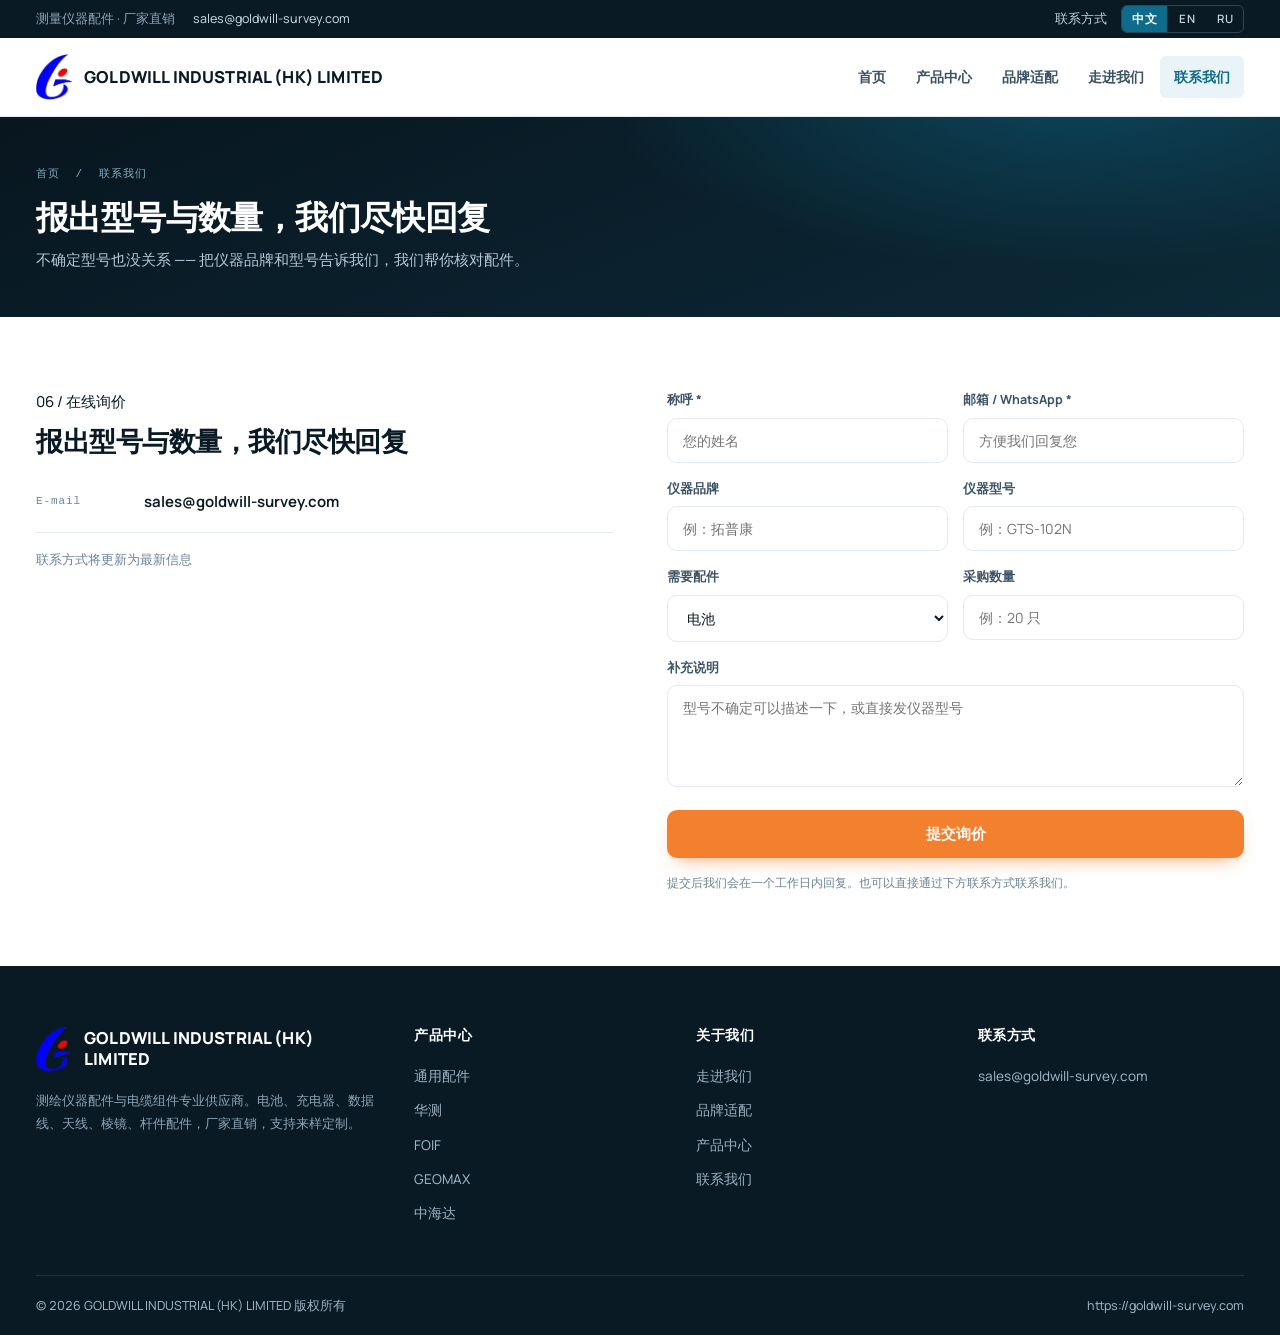
<file: contact.html>
<!DOCTYPE html><html lang="zh-CN" dir="ltr"><head><meta charset="UTF-8"><meta name="viewport" content="width=device-width,initial-scale=1"><title>联系我们</title><meta name="description" content="专注测绘仪器配件与电缆组件：覆盖徕卡、天宝、拓普康、索佳、尼康、中纬等 23 个品牌的电池、充电器、数据线、天线、棱镜与杆件配件。支持来样定制。"><link rel="alternate" hreflang="zh-CN" href="https://goldwill-survey.com/contact.html"><link rel="alternate" hreflang="en" href="https://goldwill-survey.com/en/contact.html"><link rel="alternate" hreflang="ru" href="https://goldwill-survey.com/ru/contact.html"><link rel="canonical" href="https://goldwill-survey.com/contact.html"><link rel="stylesheet" href="assets/css/style.css"><meta name="theme-color" content="#0a1a24"><meta property="og:site_name" content="GOLDWILL"><meta property="og:type" content="website"><meta property="og:title" content="联系我们"><meta property="og:description" content="专注测绘仪器配件与电缆组件：覆盖徕卡、天宝、拓普康、索佳、尼康、中纬等 23 个品牌的电池、充电器、数据线、天线、棱镜与杆件配件。支持来样定制。"><meta property="og:image" content="https://goldwill-survey.com/assets/img/products/1591298.jpg"><meta property="og:image:width" content="800"><meta property="og:image:height" content="600"><meta name="twitter:card" content="summary_large_image"></head><body><div class="topbar"><div class="wrap"><div class="tb-l"><span class="tag">测量仪器配件 · 厂家直销</span><span>sales@goldwill-survey.com</span></div><div class="tb-r"><span>联系方式</span><span class="lang"><a href="contact.html" class="on">中文</a><a href="en/contact.html">EN</a><a href="ru/contact.html">RU</a></span></div></div></div><header class="head"><div class="wrap"><a class="logo" href="index.html"><img class="mark" src="assets/img/logo-mark.png" alt="GOLDWILL" width="76" height="97"><span class="txt"><b>GOLDWILL INDUSTRIAL (HK) LIMITED</b></span></a><nav class="nav" id="nav"><a href="index.html">首页</a><a href="products.html">产品中心</a><a href="brands.html">品牌适配</a><a href="about.html">走进我们</a><a href="contact.html" class="on">联系我们</a></nav><button class="burger" id="burger" aria-label="menu">&#9776;</button></div></header><section class="page-hd"><div class="wrap"><div class="crumbs">首页 &nbsp;/&nbsp; 联系我们</div><h1>报出型号与数量，我们尽快回复</h1><p>不确定型号也没关系 —— 把仪器品牌和型号告诉我们，我们帮你核对配件。</p></div></section><section class="sec"><div class="wrap"><div class="inq"><div><span class="no">06 / 在线询价</span><h2 style="font-size:clamp(19px,2.2vw,27px);margin:10px 0 14px">报出型号与数量，我们尽快回复</h2><ul class="contact-list"><li><span class="k">E-mail</span><span class="v">sales@goldwill-survey.com</span></li></ul><p style="margin-top:16px;color:var(--muted);font-size:12.5px">联系方式将更新为最新信息</p></div><form class="frm" method="post" action="mailto:sales@goldwill-survey.com" data-mail="sales@goldwill-survey.com"><div class="row2"><div><label>称呼 *</label><input type="text" name="name" placeholder="您的姓名" required></div><div><label>邮箱 / WhatsApp *</label><input type="text" name="contact" placeholder="方便我们回复您" required></div></div><div class="row2"><div><label>仪器品牌</label><input type="text" name="brand" placeholder="例：拓普康"></div><div><label>仪器型号</label><input type="text" name="model" placeholder="例：GTS-102N"></div></div><div class="row2"><div><label>需要配件</label><select name="part"><option>电池</option><option>充电器</option><option>数据线 / 电缆</option><option>天线 / 电台</option><option>棱镜 / 基座 / 反射片</option><option>仪器箱 / 杆件 / 托架</option><option>其他 / 不确定</option></select></div><div><label>采购数量</label><input type="text" name="qty" placeholder="例：20 只"></div></div><div><label>补充说明</label><textarea name="note" rows="4" placeholder="型号不确定可以描述一下，或直接发仪器型号"></textarea></div><button class="btn btn-p" type="submit" style="width:100%">提交询价</button><p class="note">提交后我们会在一个工作日内回复。也可以直接通过下方联系方式联系我们。</p></form></div></div></section><footer class="foot"><div class="wrap"><div class="cols"><div><a class="logo" href="index.html"><img class="mark" src="assets/img/logo-mark.png" alt="GOLDWILL" width="76" height="97"><span class="txt"><b>GOLDWILL INDUSTRIAL (HK) LIMITED</b></span></a><p class="desc">测绘仪器配件与电缆组件专业供应商。电池、充电器、数据线、天线、棱镜、杆件配件，厂家直销，支持来样定制。</p></div><div><h4>产品中心</h4><ul><li><a href="products.html#universal-accessories">通用配件</a></li><li><a href="products.html#chcnav">华测</a></li><li><a href="products.html#foif">FOIF</a></li><li><a href="products.html#geomax">GEOMAX</a></li><li><a href="products.html#hi-target">中海达</a></li></ul></div><div><h4>关于我们</h4><ul><li><a href="about.html">走进我们</a></li><li><a href="brands.html">品牌适配</a></li><li><a href="products.html">产品中心</a></li><li><a href="contact.html">联系我们</a></li></ul></div><div><h4>联系方式</h4><ul><li>sales@goldwill-survey.com</li></ul></div></div><div class="bottom"><span>&copy; 2026 GOLDWILL INDUSTRIAL (HK) LIMITED&nbsp;版权所有</span><span>https://goldwill-survey.com</span></div></div></footer><div class="lb" id="lb" hidden role="dialog" aria-modal="true" aria-label="参数"><button class="lb-x" type="button" data-lb="close" aria-label="关闭">&times;</button><button class="lb-pv" type="button" data-lb="prev" aria-label="上一张">&#8249;</button><button class="lb-nx" type="button" data-lb="next" aria-label="下一张">&#8250;</button><figure><div class="shot"><img id="lb-img" alt=""></div><figcaption><span class="mdl" id="lb-mdl"></span><h4 id="lb-name"></h4><p class="br" id="lb-br"></p><span class="idx" id="lb-idx"></span><div class="spec" id="lb-spec" hidden></div><div class="cta"><a class="btn btn-p" id="lb-go" href="contact.html">询价</a></div></figcaption></figure></div><script>window.__SPEC={"url":"assets/data/specs-zh.json","dir":"assets/img/detail/","head":"规格参数","note":"厂商说明","load":"加载中…"};</script><script>
(function(){var b=document.getElementById('burger');
if(b)b.addEventListener('click',function(){document.getElementById('nav').classList.toggle('open');});
var q=document.getElementById('q');if(!q)return;
var cards=[].slice.call(document.querySelectorAll('.pcard')),
groups=[].slice.call(document.querySelectorAll('.bgroup')),
btns=[].slice.call(document.querySelectorAll('.chips button')),cur='',
cn=document.querySelector('.toolbar .count'),
tpl=cn?(cn.dataset.tpl||''):'',orig=cn?cn.textContent:'';
function apply(){var v=q.value.trim().toLowerCase(),n=0;
cards.forEach(function(c){var ok=(!cur||c.dataset.b===cur)&&(!v||c.dataset.k.indexOf(v)>-1);
c.classList.toggle('hide',!ok);if(ok)n++;});
groups.forEach(function(g){g.style.display=g.querySelectorAll('.pcard:not(.hide)').length?'':'none';});
if(cn)cn.textContent=(!cur&&!v)?orig:tpl.replace('{n}',n);}
btns.forEach(function(b){b.addEventListener('click',function(){
btns.forEach(function(x){x.classList.remove('on')});b.classList.add('on');
cur=b.dataset.b;apply();});});
q.addEventListener('input',apply);})();
var fm=document.querySelector('form.frm[data-mail]');
if(fm)fm.addEventListener('submit',function(e){
e.preventDefault();
function lab(el){var d=el.parentNode,l=d?d.querySelector('label'):null;
return l?l.textContent.split('*').join('').trim():el.name;}
var lines=[];[].forEach.call(fm.querySelectorAll('input,select,textarea'),function(el){
var v=(el.value||'').trim();if(v)lines.push(lab(el)+': '+v);});
var h=document.querySelector('h1'),sub=(h?h.textContent:'Enquiry')+(lines[0]?' - '+lines[0]:'');
location.href='mailto:'+fm.getAttribute('data-mail')+'?subject='+encodeURIComponent(sub)+
'&body='+encodeURIComponent(lines.join('\n'));});
/* ---- quick view: one dialog reused by every card on the page ---- */
(function(){var lb=document.getElementById('lb');if(!lb)return;
var img=document.getElementById('lb-img'),nm=document.getElementById('lb-name'),
md=document.getElementById('lb-mdl'),br=document.getElementById('lb-br'),
ix=document.getElementById('lb-idx'),go=document.getElementById('lb-go'),pos=0,
sbox=document.getElementById('lb-spec'),scache=null,spend=null;
function esc(s){return String(s).replace(/[&<>"]/g,function(c){
return c==='&'?'&amp;':c==='<'?'&lt;':c==='>'?'&gt;':'&quot;';});}
/* the spec payload is one shared file, fetched only on first use */
function loadspec(cb){if(scache){cb(scache);return;}
if(spend){spend.push(cb);return;}spend=[cb];
var cfg=window.__SPEC||{url:'',load:''};
fetch(cfg.url).then(function(r){return r.json()}).then(function(j){
scache=j;var q=spend;spend=null;q.forEach(function(f){f(j)});}).
catch(function(){scache={};var q=spend;spend=null;q.forEach(function(f){f(scache)});});}
function spec(b){if(!sbox)return;
sbox.hidden=true;sbox.innerHTML='';lb.classList.remove('has-spec');
if(!b.getAttribute('data-spec'))return;
var pid=b.getAttribute('data-pid'),cfg=window.__SPEC||{};
/* set before the fetch so the dialog takes its definite height in one step
   instead of jumping once the payload lands */
lb.classList.add('has-spec');
sbox.innerHTML='<p class="ld">'+esc(cfg.load||'')+'</p>';sbox.hidden=false;
loadspec(function(j){var e=j&&j[pid];
if(!e){sbox.hidden=true;sbox.innerHTML='';lb.classList.remove('has-spec');return;}
var h='',k;
if(e.r&&e.r.length){h+='<h5>'+esc(cfg.head||'')+'</h5><dl>';
for(k=0;k<e.r.length;k++){h+='<dt>'+esc(e.r[k][0])+'</dt><dd>'+esc(e.r[k][1])+'</dd>';}
h+='</dl>';}
if(e.n&&e.n.length){h+='<div class="nt"><h5>'+esc(cfg.note||'')+'</h5>';
for(k=0;k<e.n.length;k++){var t=e.n[k];
h+=(t[0]==='h')?'<h6>'+esc(t[1])+'</h6>':'<p>'+esc(t[1])+'</p>';}
h+='</div>';}
/* extra manufacturer photographs for this product, when they exist */
if(e.d&&e.d.length){h+='<div class="dg">';
for(k=0;k<e.d.length;k++){
h+='<img class="di" loading="lazy" decoding="async" alt="" src="'+esc(cfg.dir||'')+esc(e.d[k])+'">';}
h+='</div>';}
sbox.innerHTML=h;sbox.hidden=!h;});}
function vis(){return [].slice.call(document.querySelectorAll('.pcard')).
filter(function(c){return !c.classList.contains('hide')});}
function open(i){var cs=vis();if(!cs.length)return;pos=(i+cs.length)%cs.length;
var b=cs[pos].querySelector('.ph');if(!b)return;
img.src=b.getAttribute('data-src');img.alt=b.getAttribute('data-name')||'';
var m=b.getAttribute('data-mdl');md.textContent=m||'';md.style.display=m?'':'none';
nm.textContent=b.getAttribute('data-name')||'';
br.textContent=b.getAttribute('data-br')||'';
ix.textContent=(pos+1)+' / '+cs.length;
go.href=b.getAttribute('data-href')||'#';
spec(b);
lb.hidden=false;document.documentElement.style.overflow='hidden';}
function close(){lb.hidden=true;img.removeAttribute('src');
document.documentElement.style.overflow='';}
document.addEventListener('click',function(e){
var el=e.target&&e.target.closest?e.target.closest('[data-lb-open]'):null;
if(!el)return;var c=el.closest('.pcard');if(!c)return;e.preventDefault();
open(vis().indexOf(c));});
lb.addEventListener('click',function(e){if(e.target===lb){close();return;}
var d=e.target.getAttribute&&e.target.getAttribute('data-lb');
if(d==='close')close();else if(d==='prev')open(pos-1);else if(d==='next')open(pos+1);});
document.addEventListener('keydown',function(e){if(lb.hidden)return;
if(e.key==='Escape')close();else if(e.key==='ArrowLeft')open(pos-1);
else if(e.key==='ArrowRight')open(pos+1);});})();
/* ---- enquiry form: carry over the model the visitor was looking at ---- */
(function(){var s=location.search;if(!s)return;
var p=new URLSearchParams(s),m=p.get('m'),n=p.get('n');
if(m){var f=document.querySelector('input[name=model]');if(f&&!f.value)f.value=m;}
if(n){var t=document.querySelector('textarea[name=note]');if(t&&!t.value)t.value=n;}})();
</script></body></html>
</file>
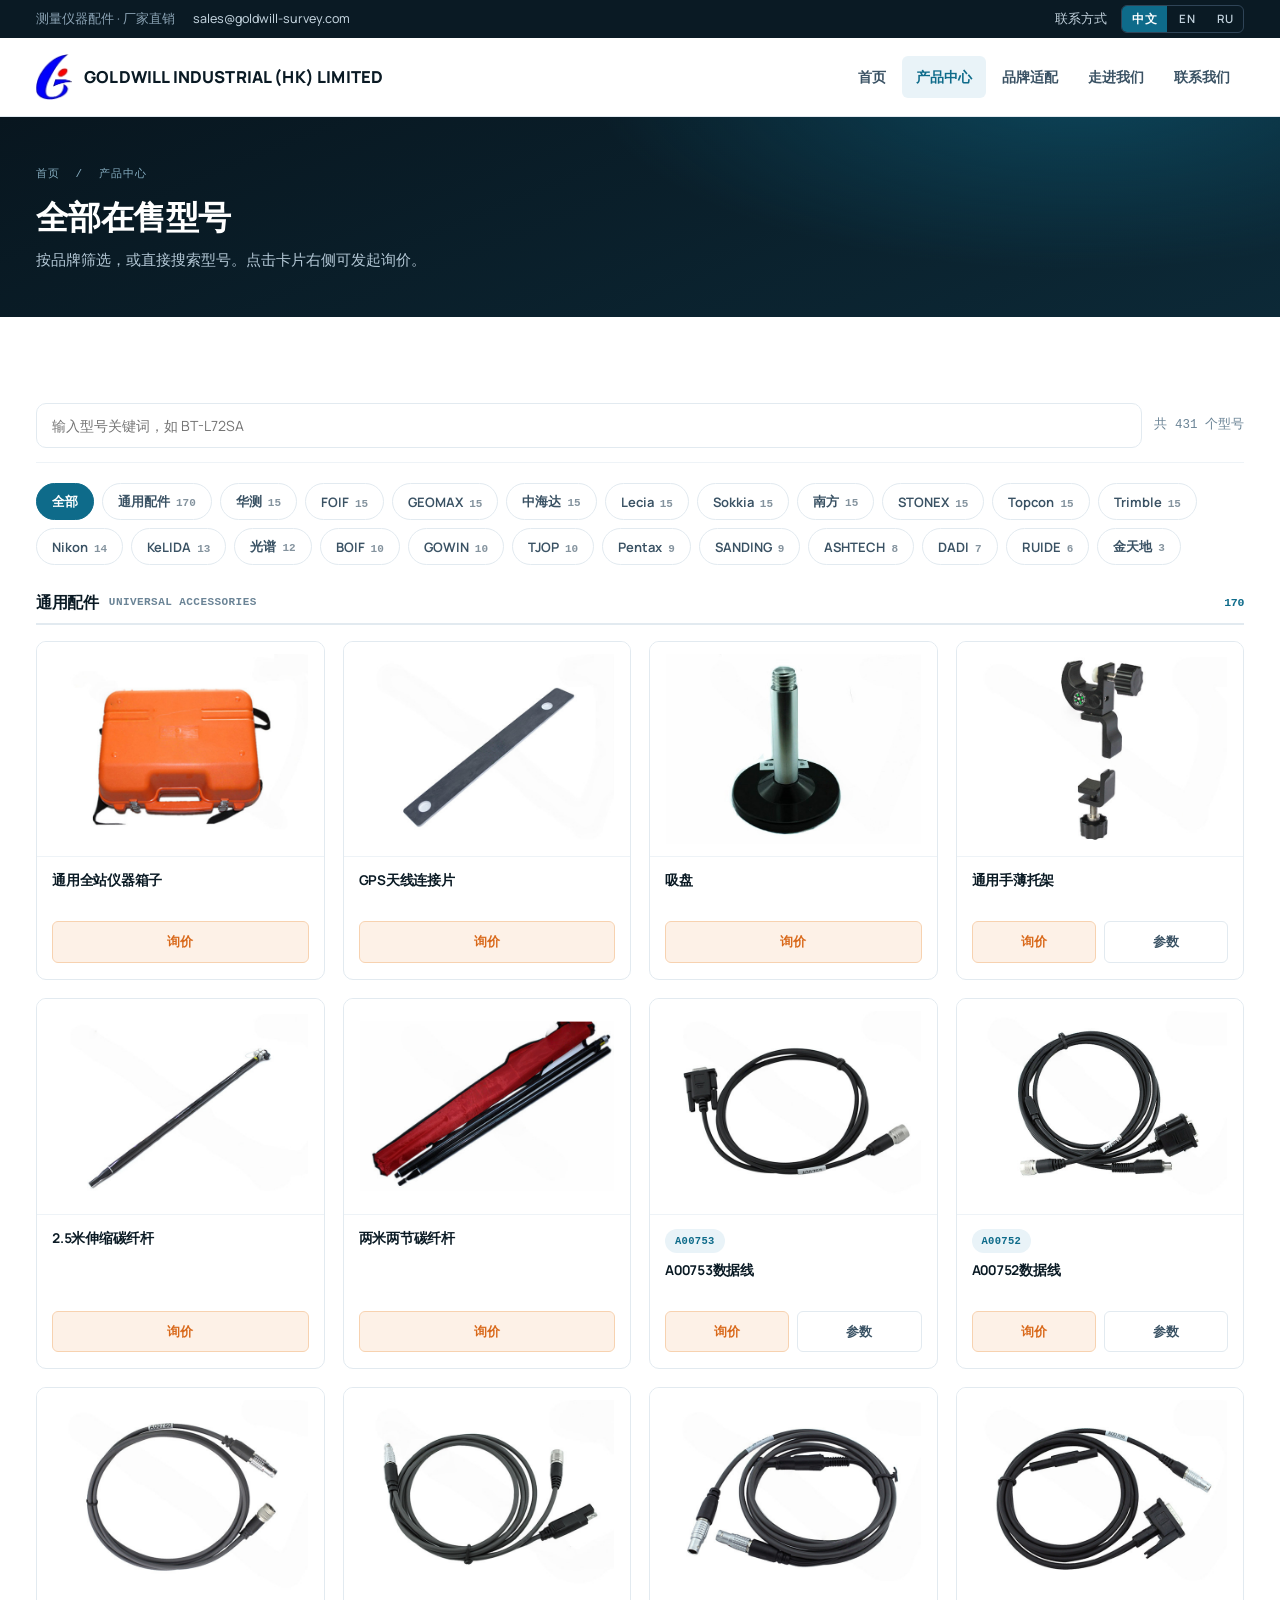
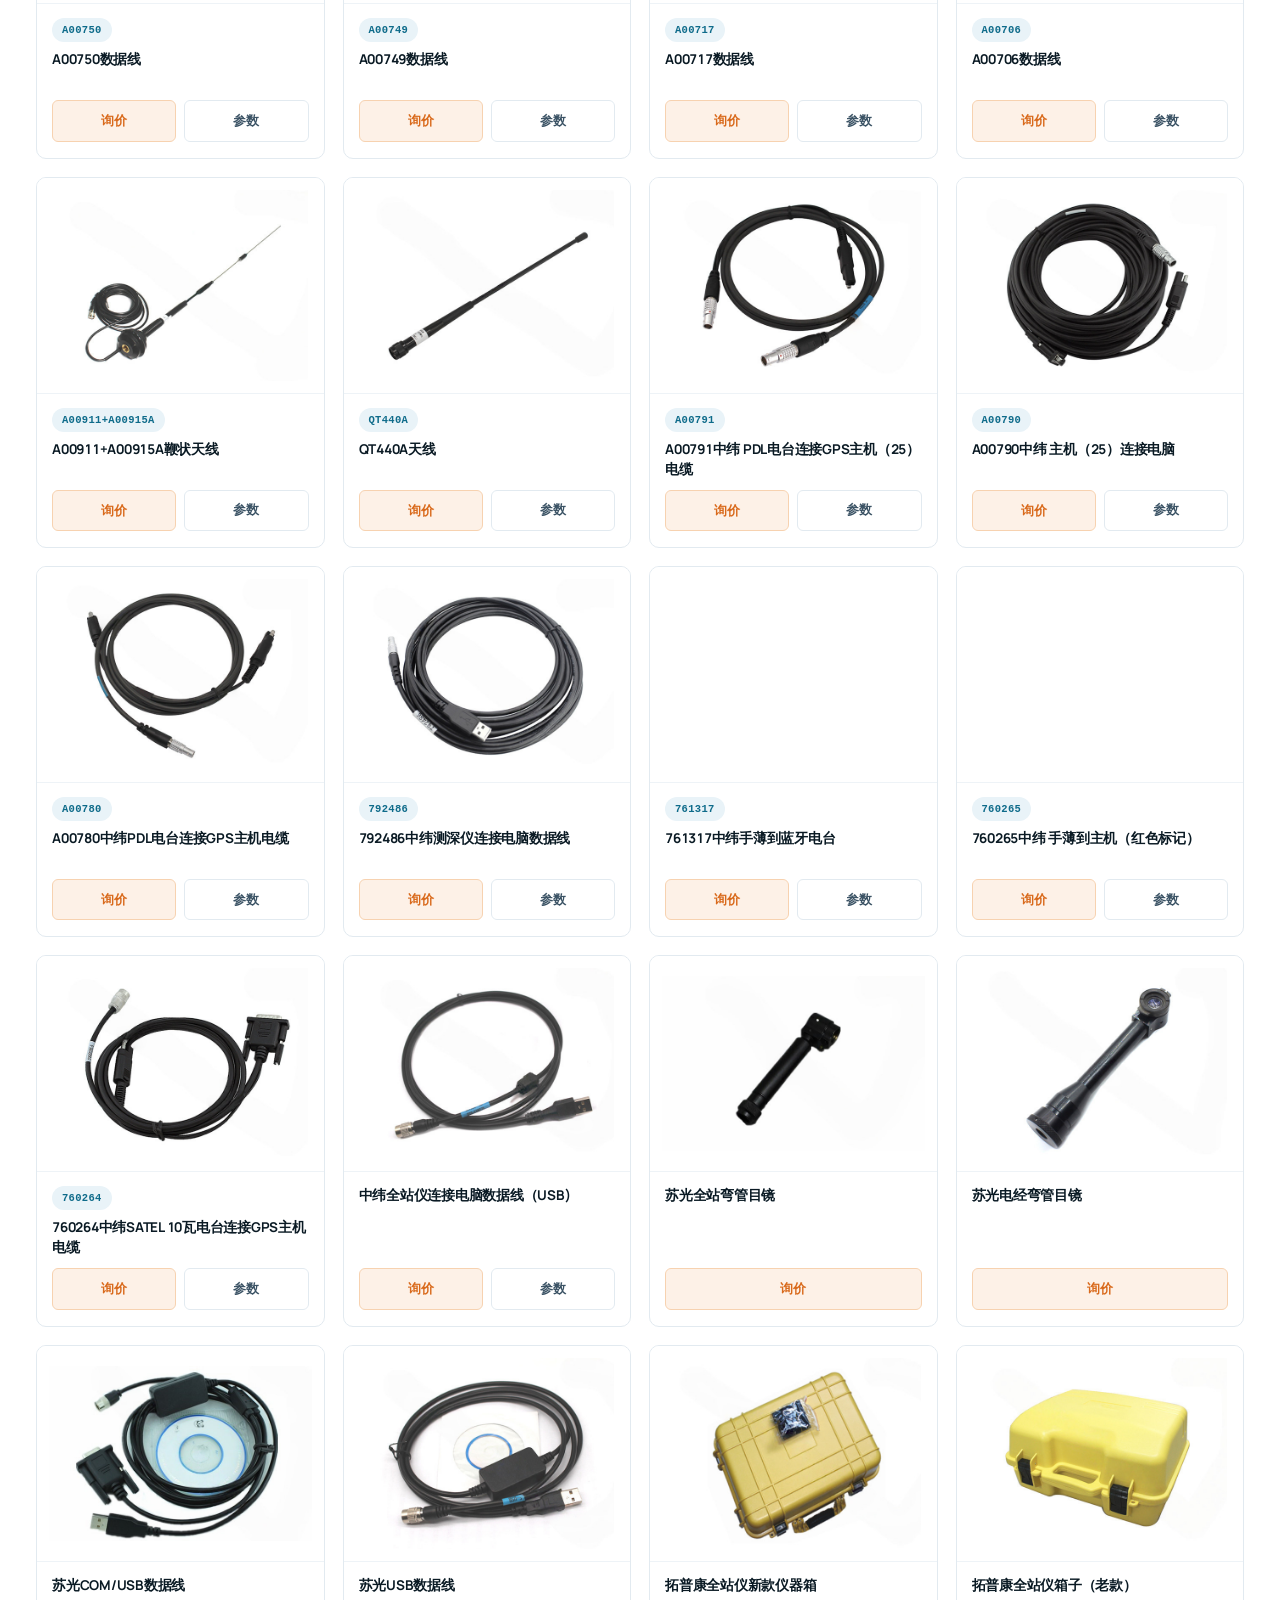
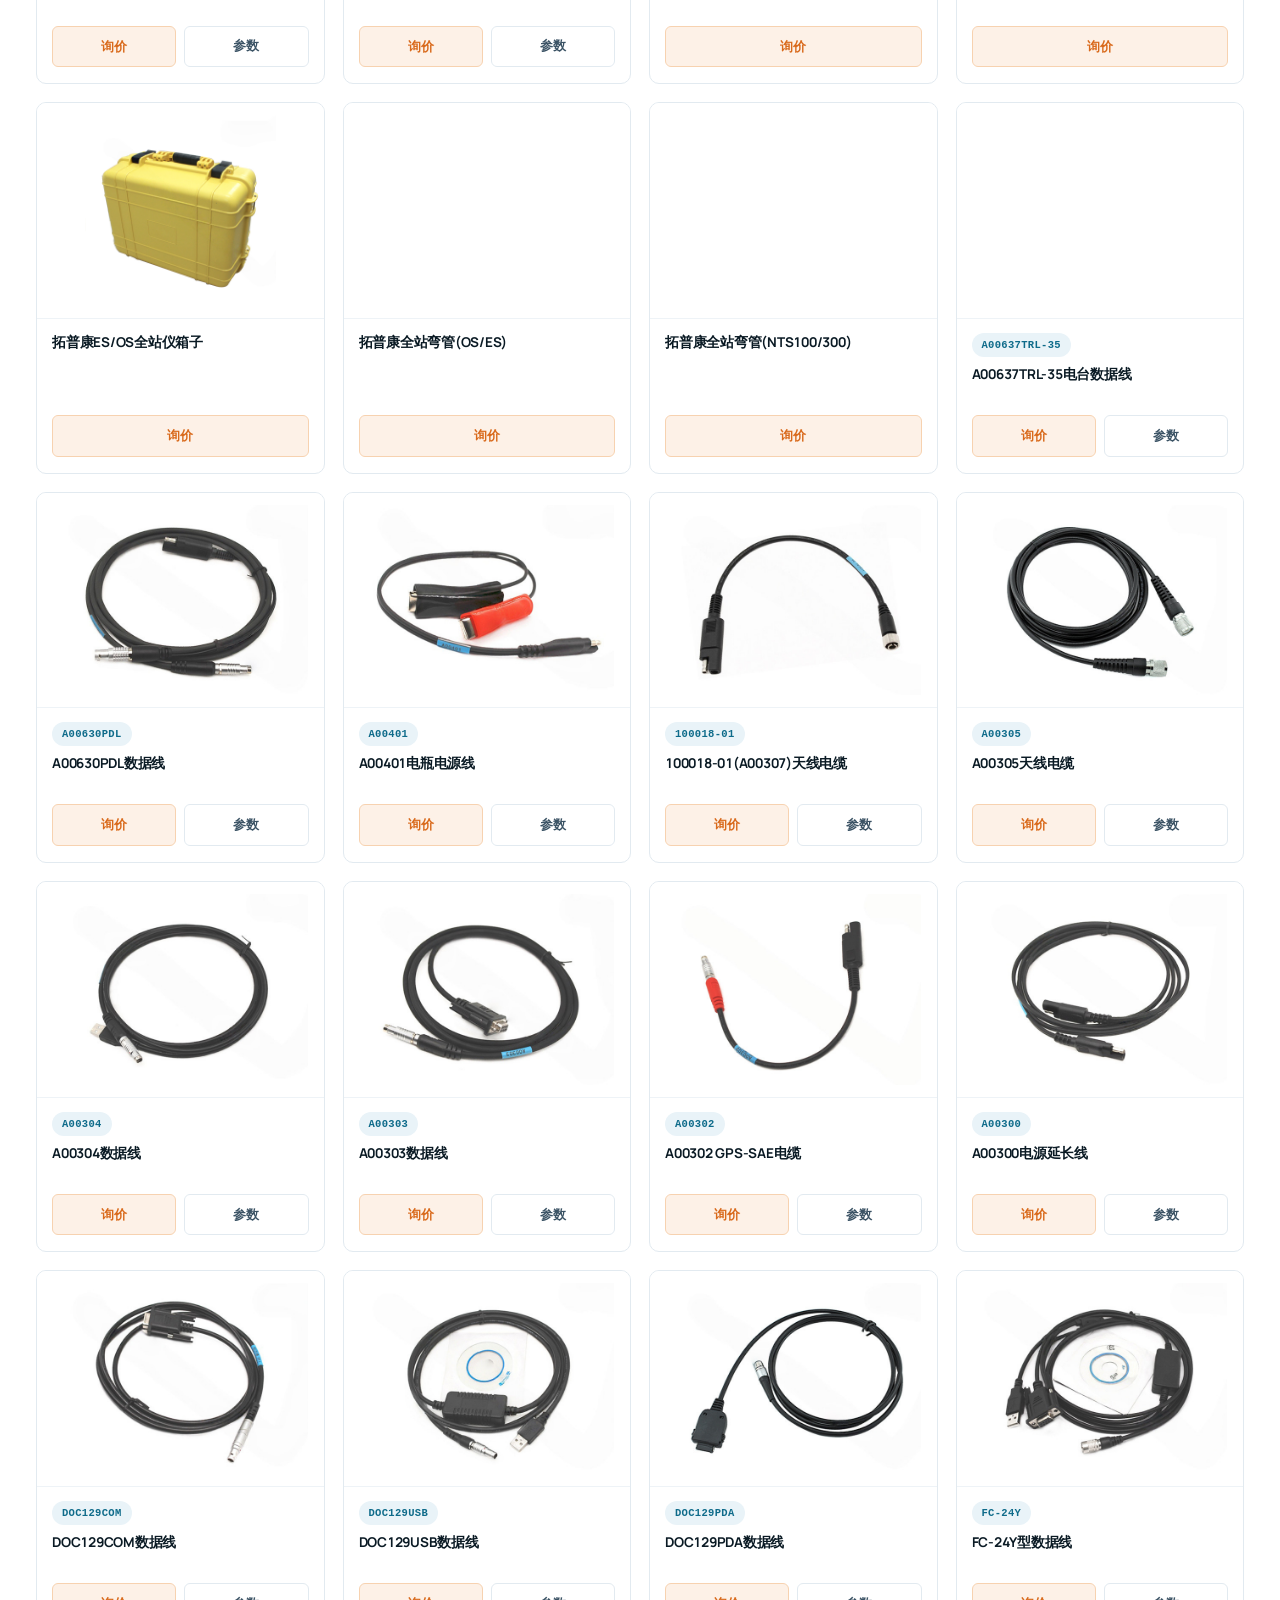
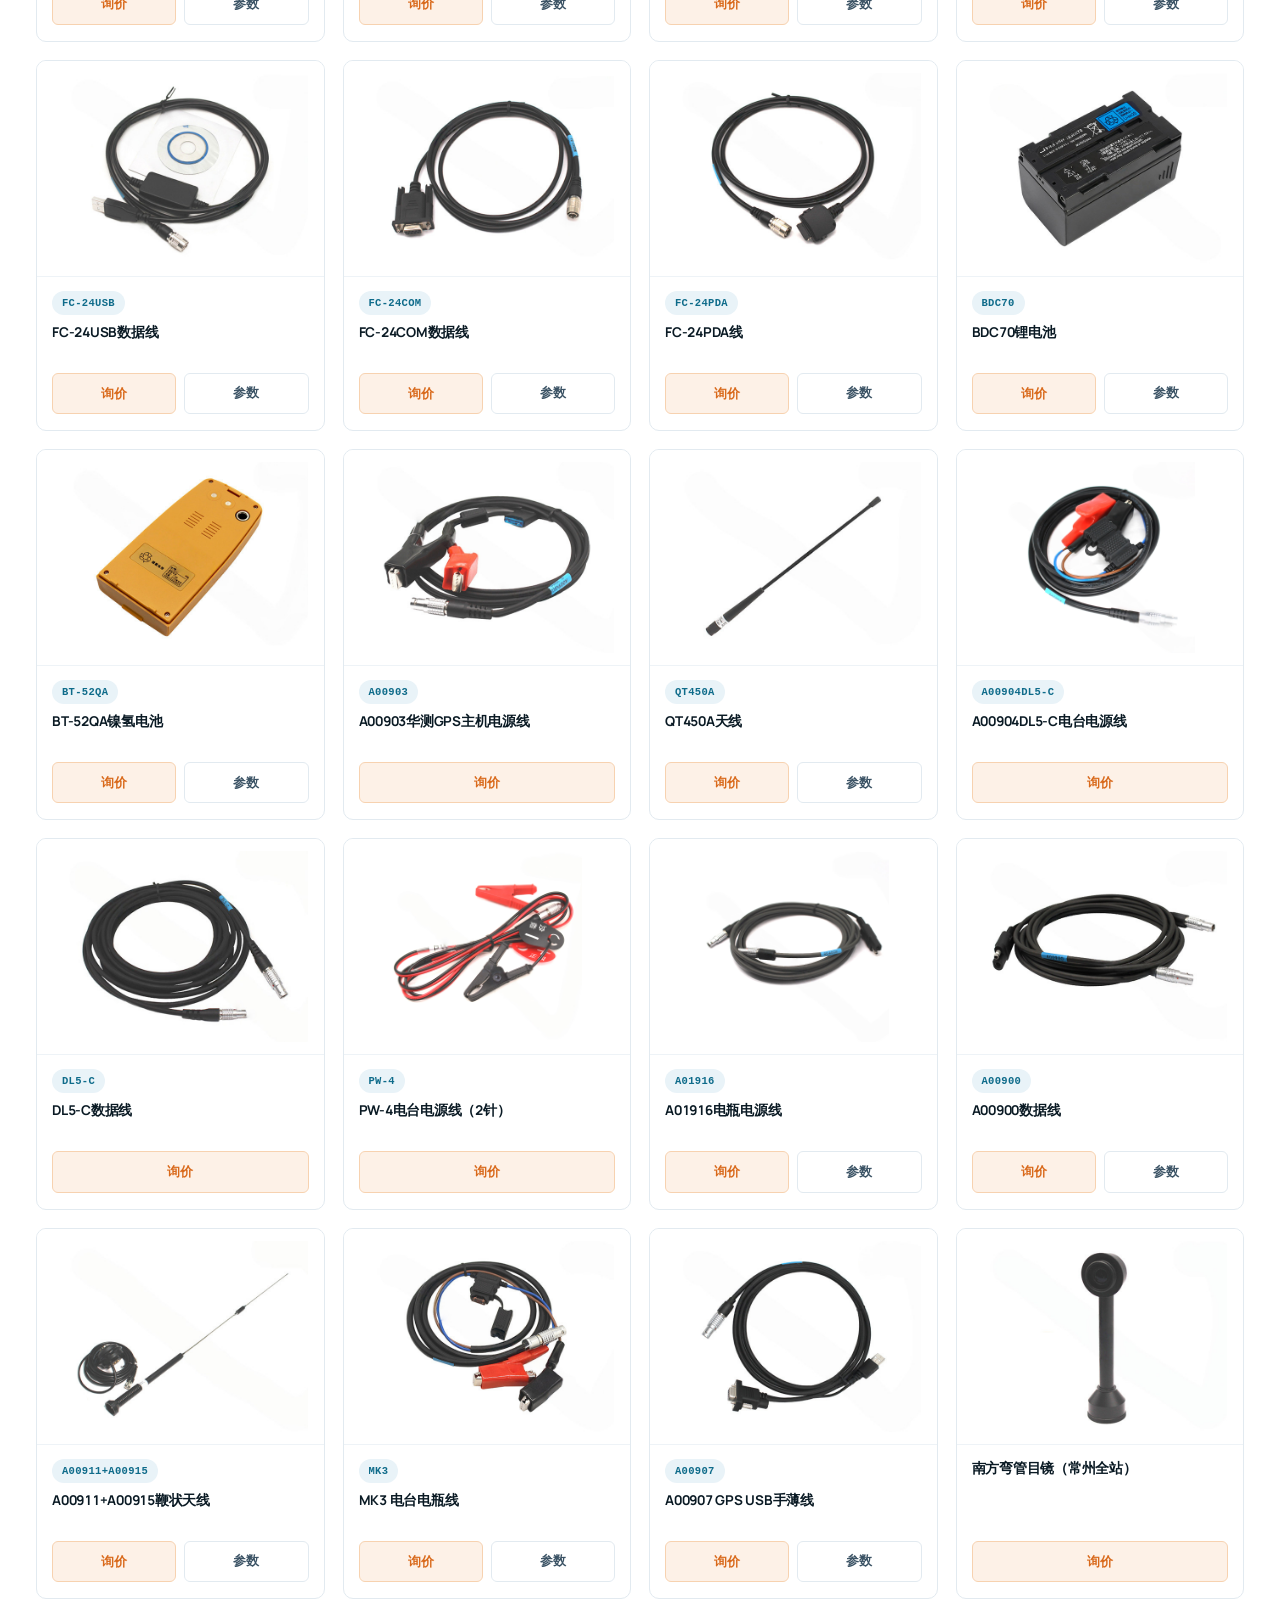
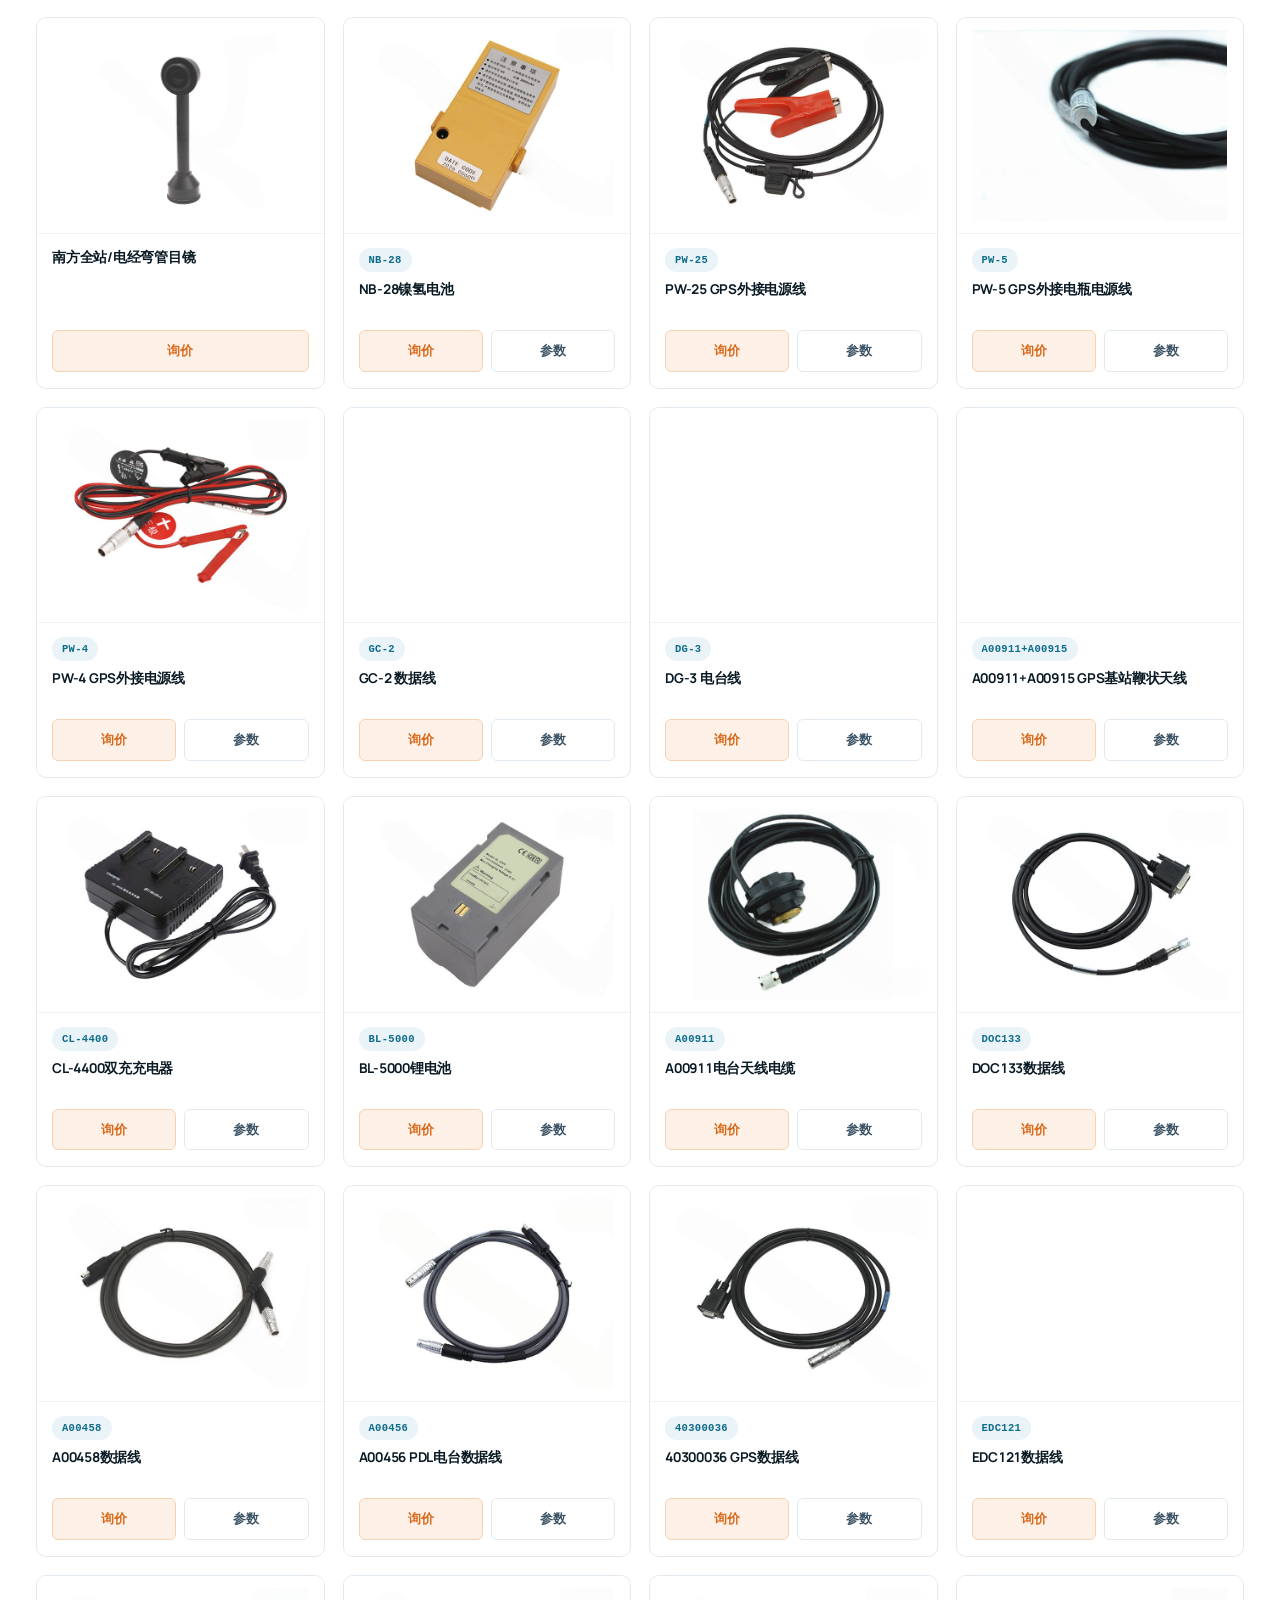
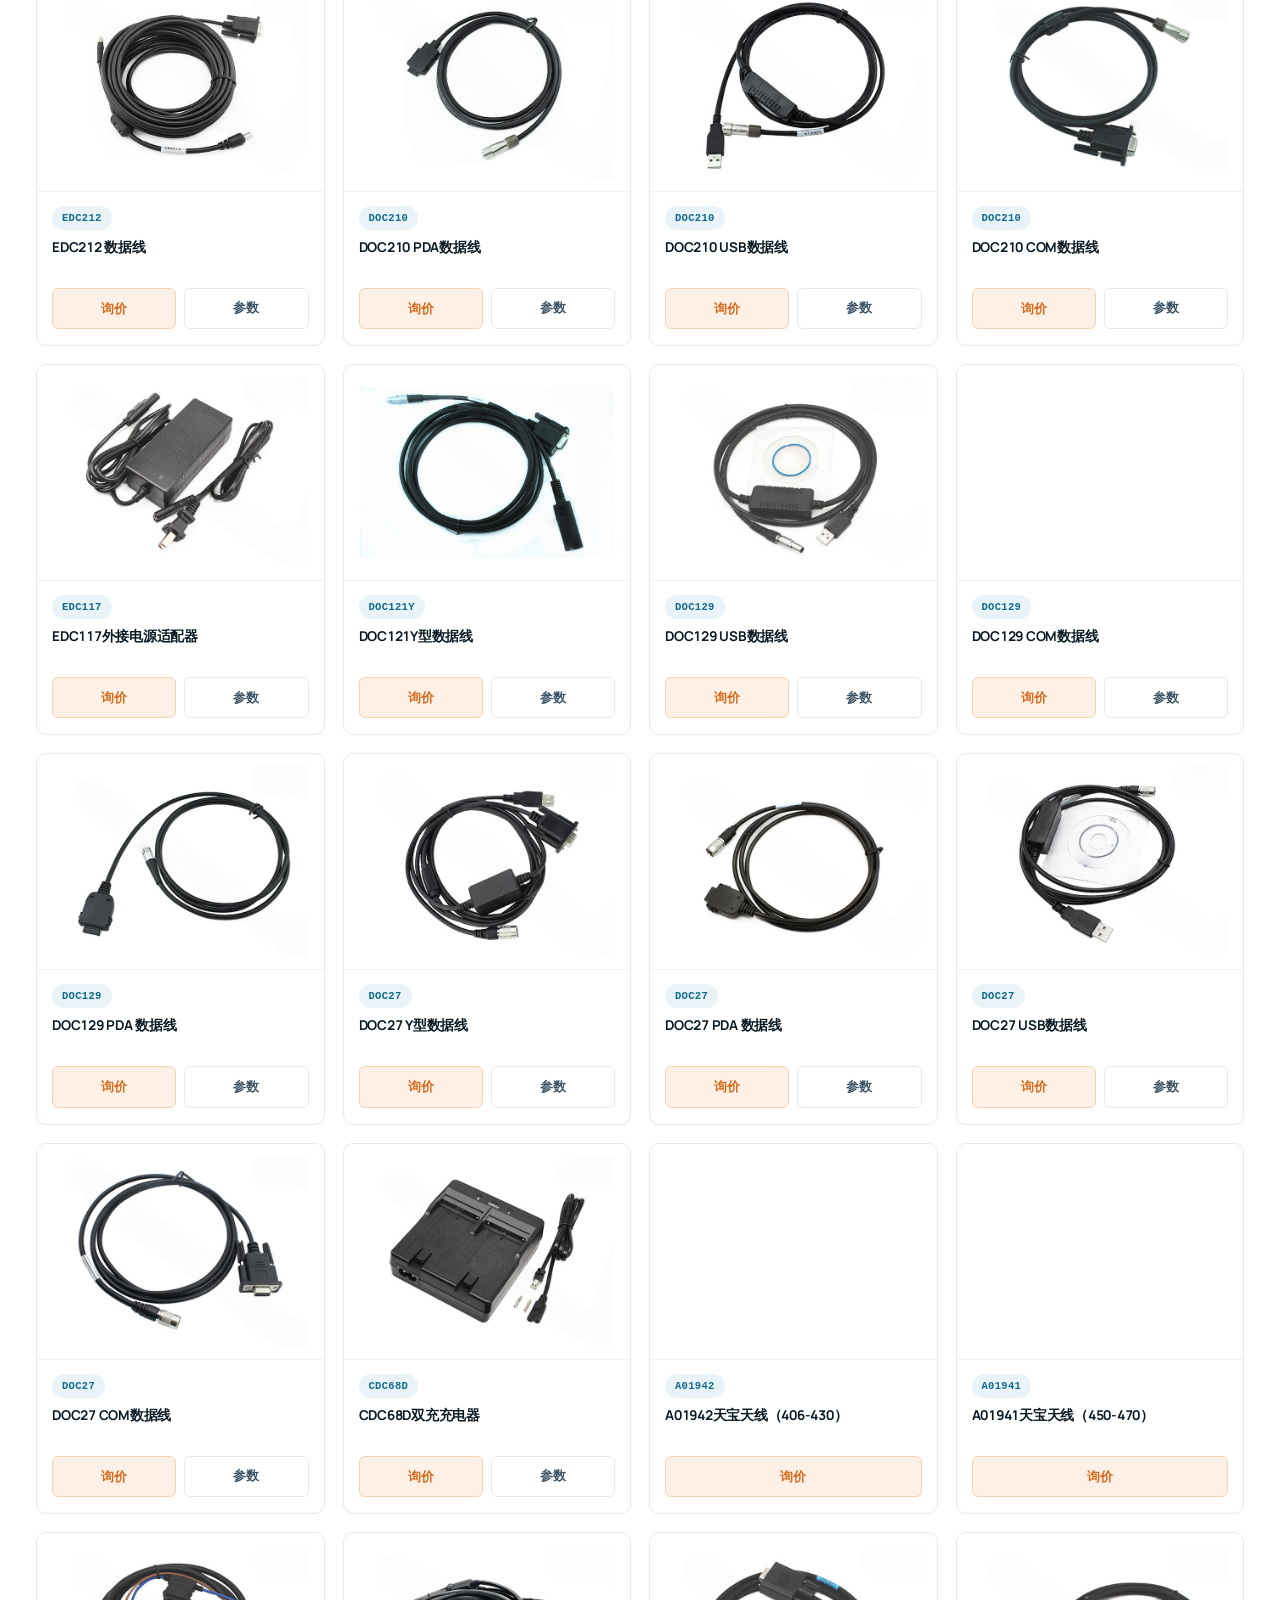
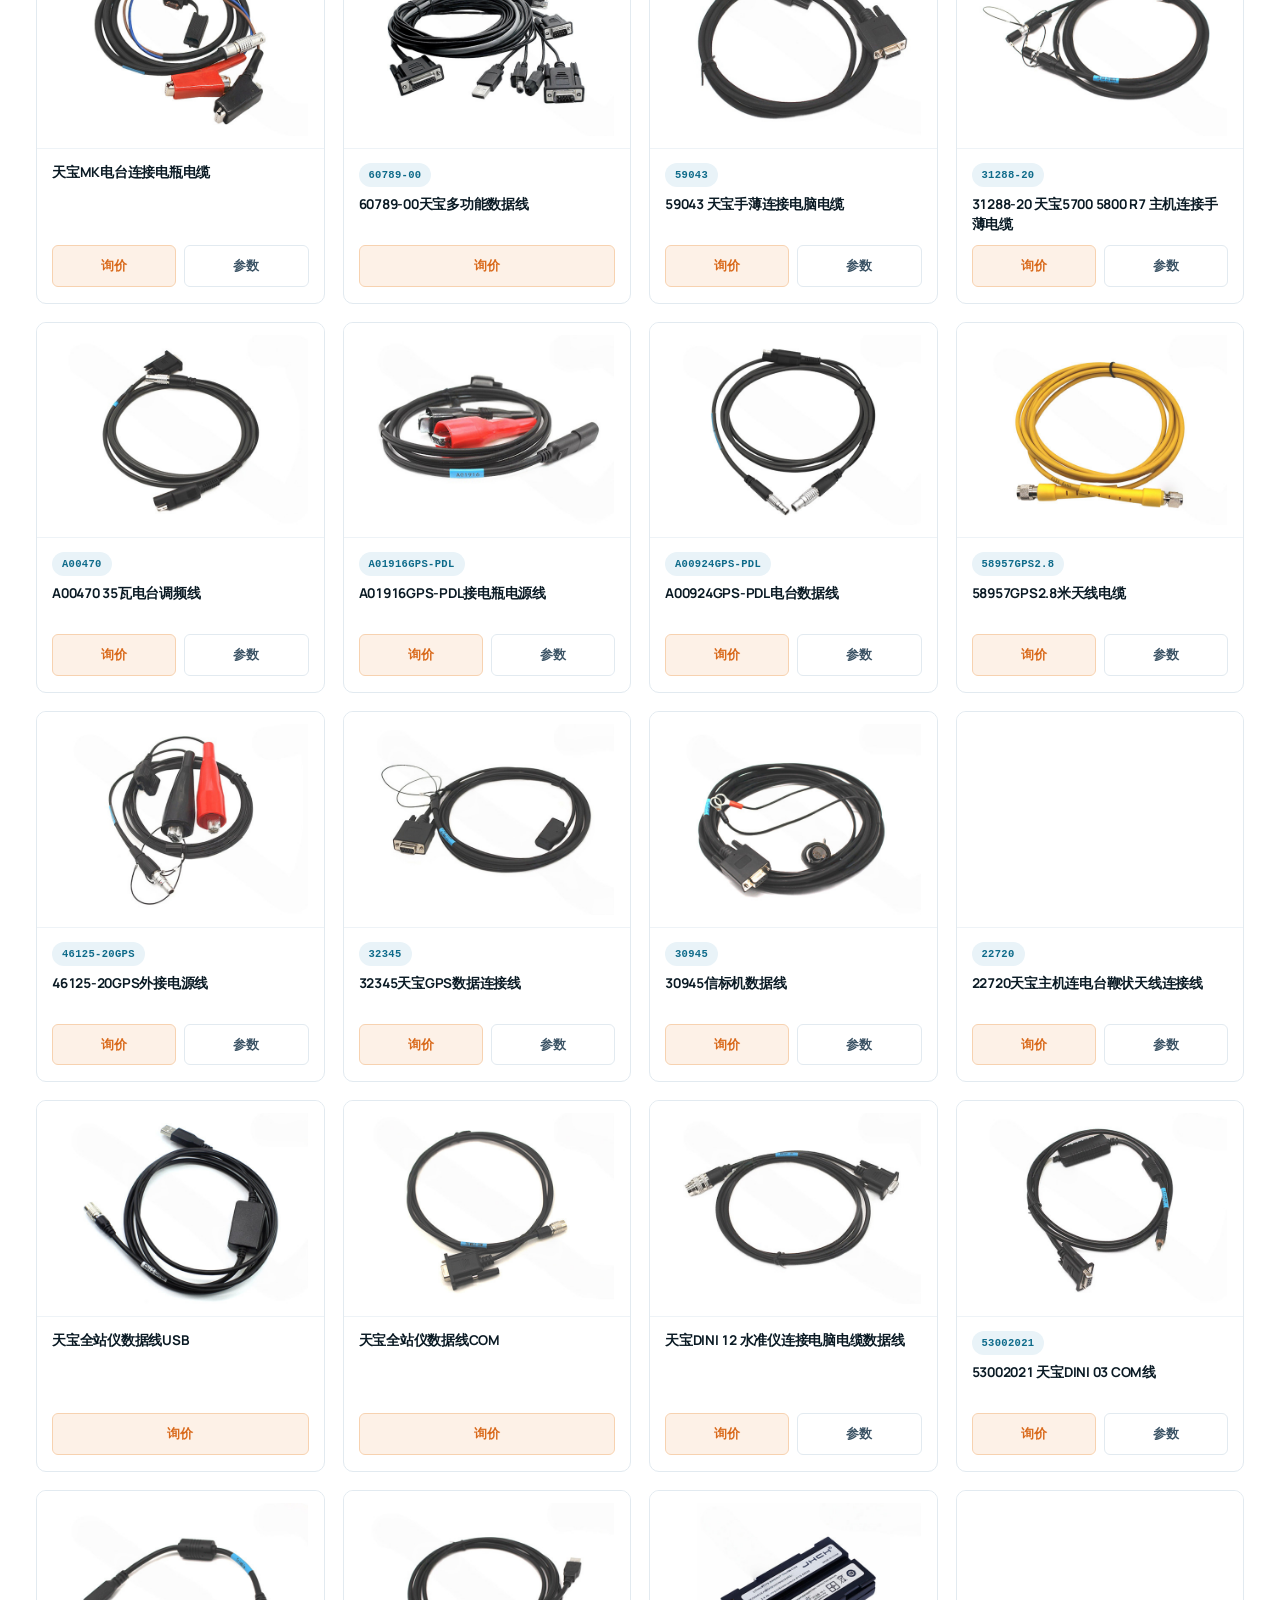
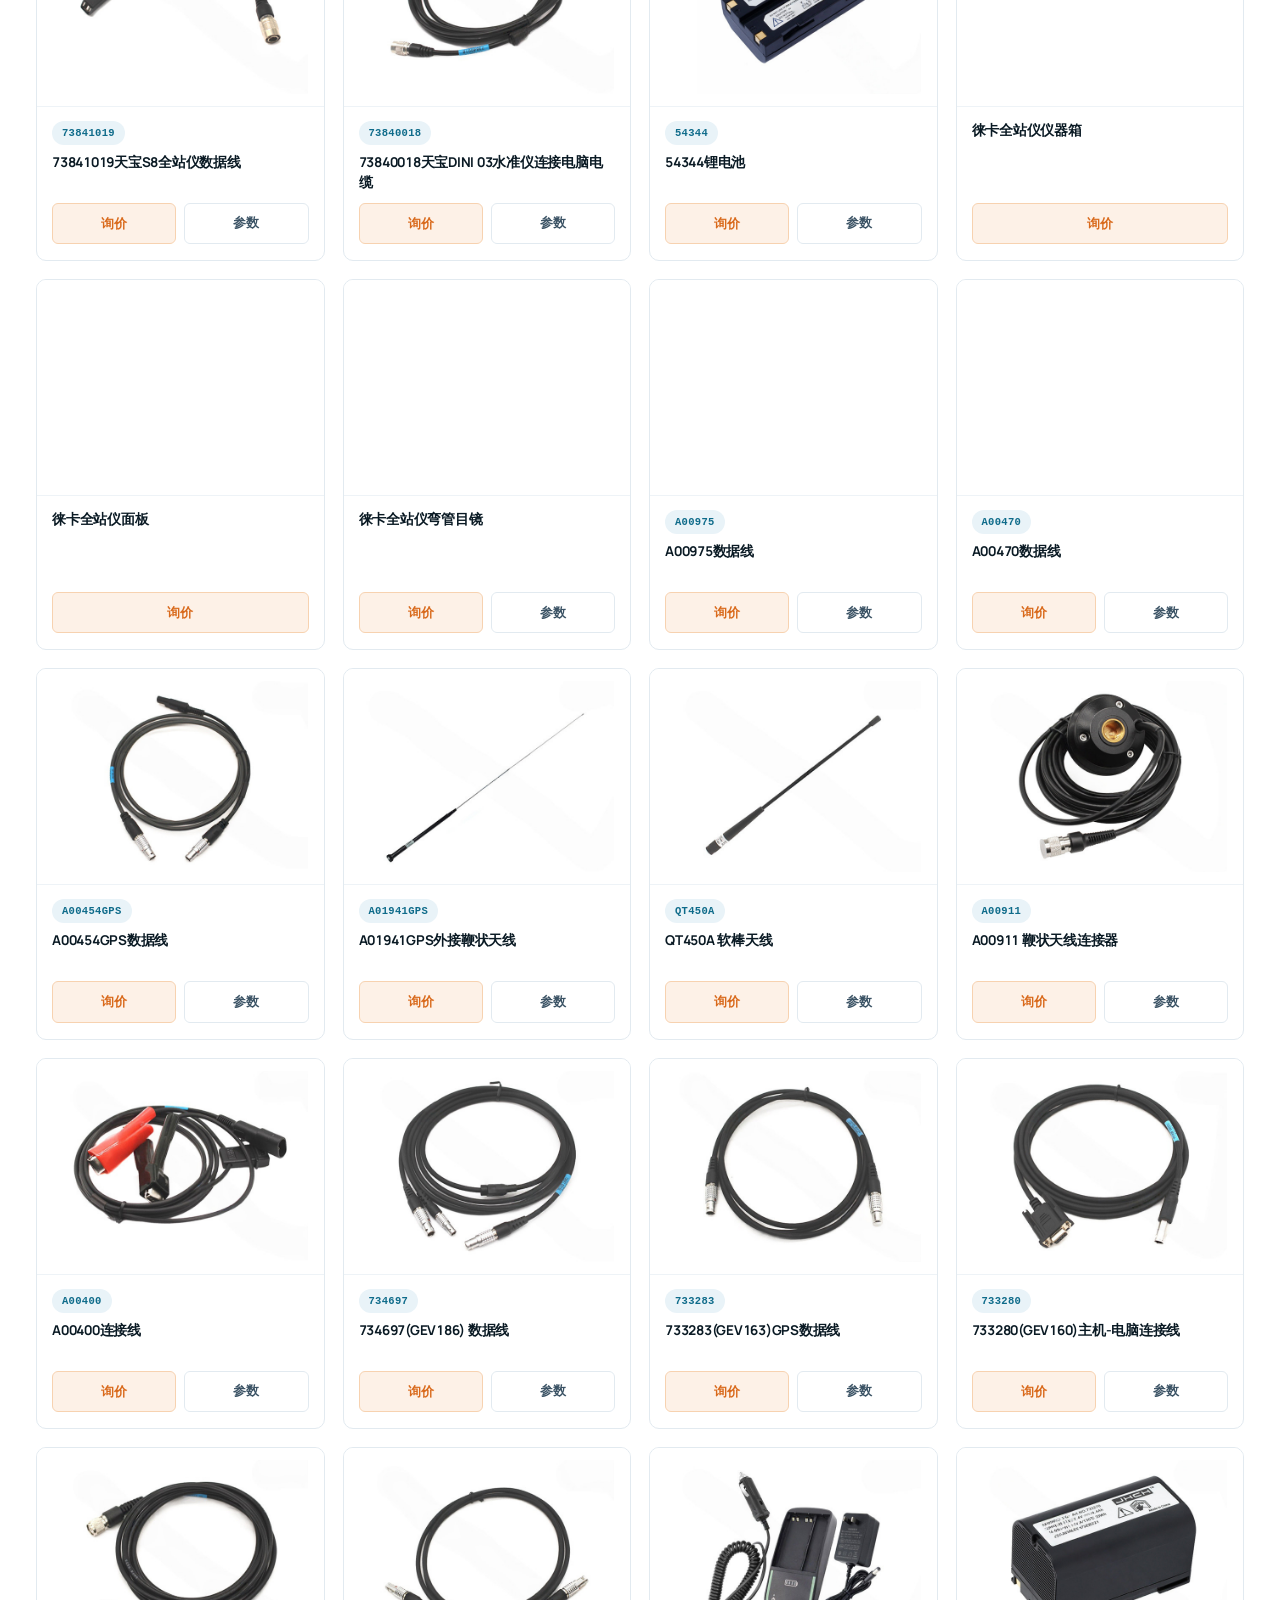
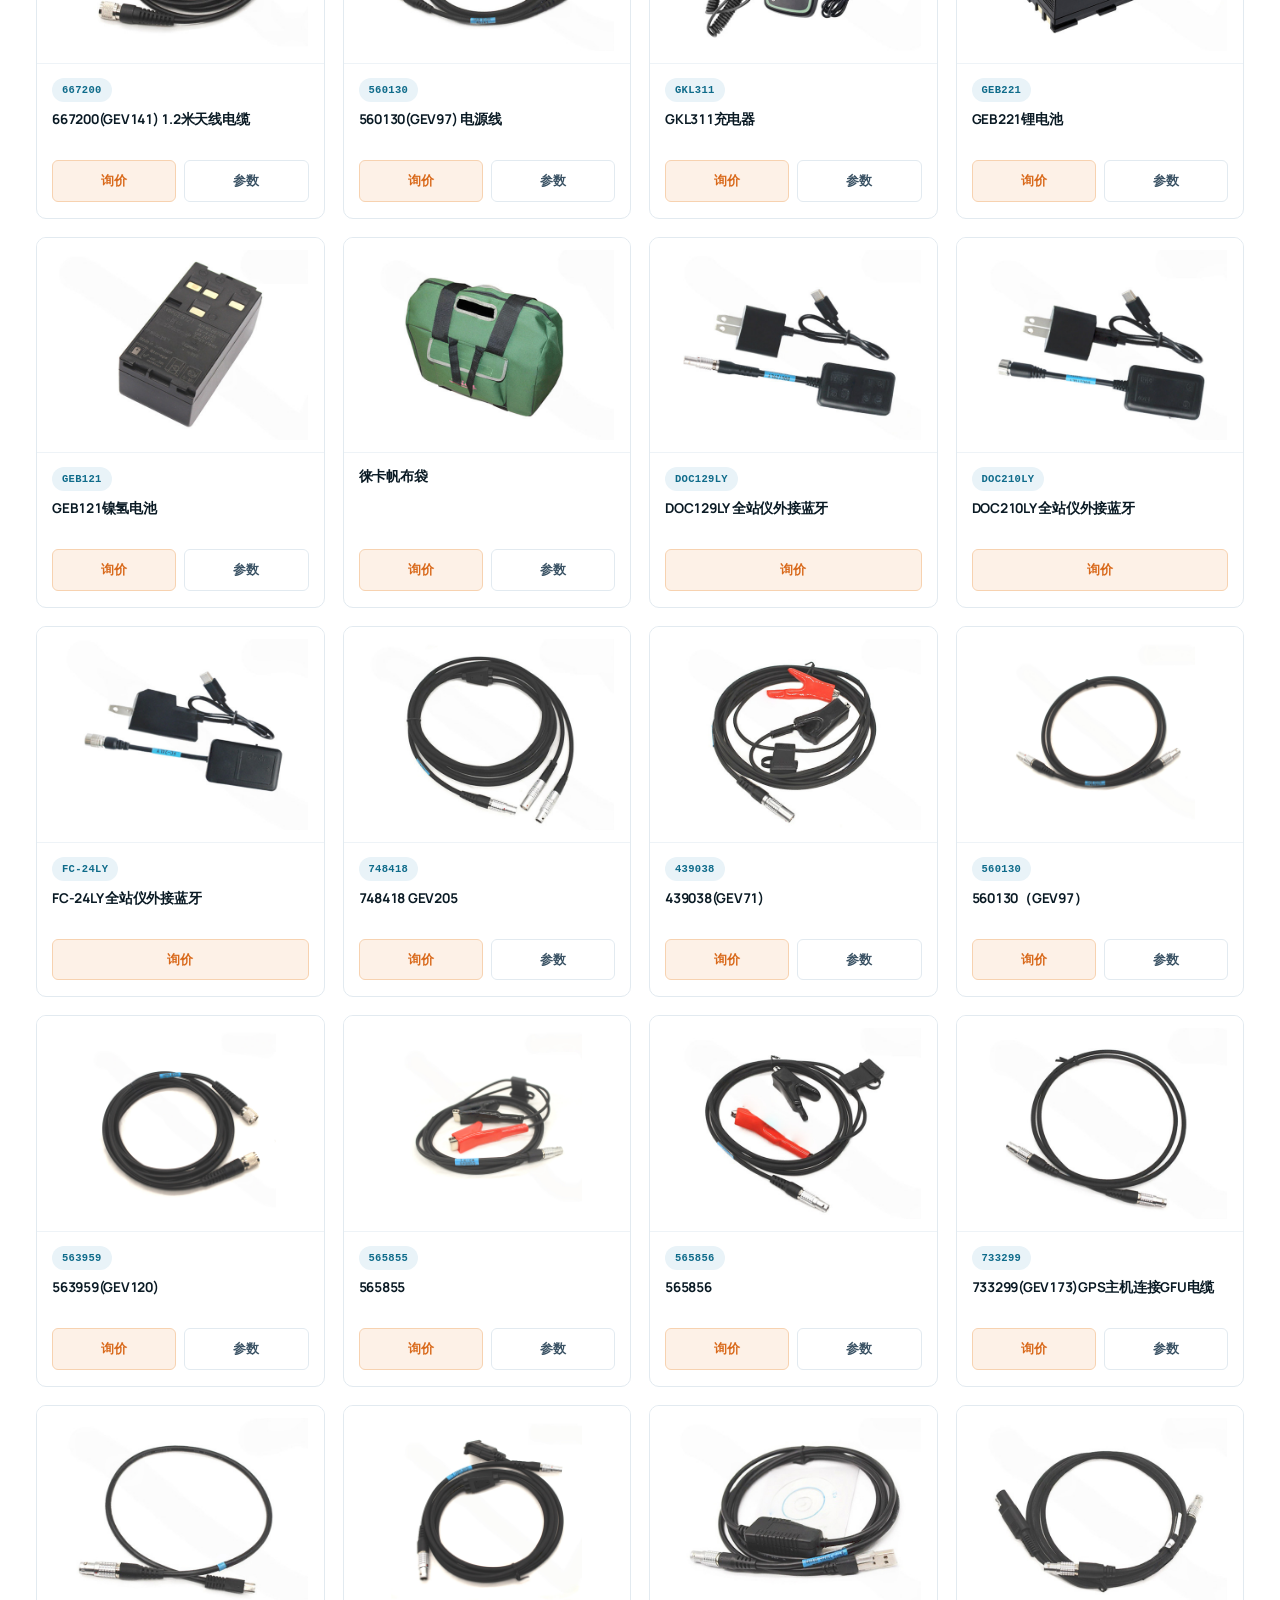
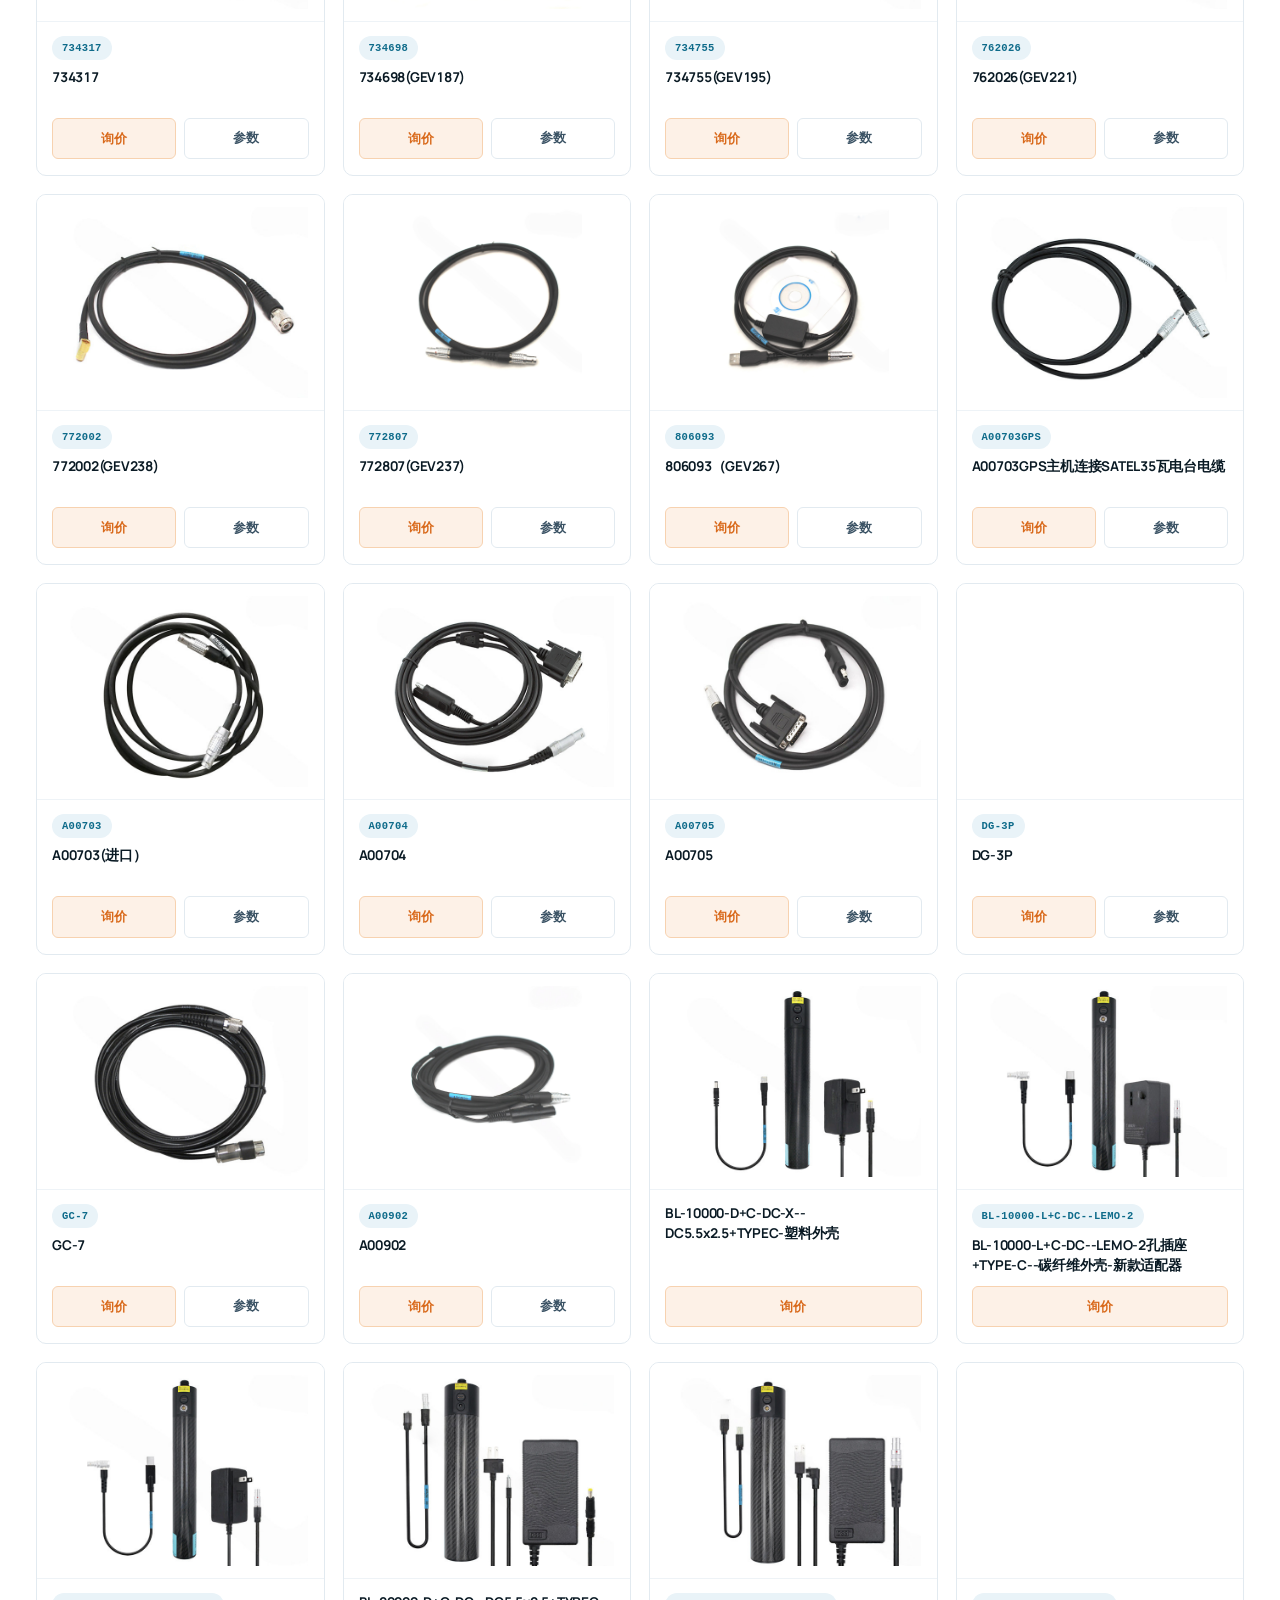
<file: products.html>
<!DOCTYPE html><html lang="zh-CN" dir="ltr"><head><meta charset="UTF-8"><meta name="viewport" content="width=device-width,initial-scale=1"><title>产品中心 — 431 个在售型号</title><meta name="description" content="专注测绘仪器配件与电缆组件：覆盖徕卡、天宝、拓普康、索佳、尼康、中纬等 23 个品牌的电池、充电器、数据线、天线、棱镜与杆件配件。支持来样定制。"><link rel="alternate" hreflang="zh-CN" href="https://goldwill-survey.com/products.html"><link rel="alternate" hreflang="en" href="https://goldwill-survey.com/en/products.html"><link rel="alternate" hreflang="ru" href="https://goldwill-survey.com/ru/products.html"><link rel="canonical" href="https://goldwill-survey.com/products.html"><link rel="stylesheet" href="assets/css/style.css"><meta name="theme-color" content="#0a1a24"><meta property="og:site_name" content="GOLDWILL"><meta property="og:type" content="website"><meta property="og:title" content="产品中心 — 431 个在售型号"><meta property="og:description" content="专注测绘仪器配件与电缆组件：覆盖徕卡、天宝、拓普康、索佳、尼康、中纬等 23 个品牌的电池、充电器、数据线、天线、棱镜与杆件配件。支持来样定制。"><meta property="og:image" content="https://goldwill-survey.com/assets/img/products/1591298.jpg"><meta property="og:image:width" content="800"><meta property="og:image:height" content="600"><meta name="twitter:card" content="summary_large_image"></head><body><div class="topbar"><div class="wrap"><div class="tb-l"><span class="tag">测量仪器配件 · 厂家直销</span><span>sales@goldwill-survey.com</span></div><div class="tb-r"><span>联系方式</span><span class="lang"><a href="products.html" class="on">中文</a><a href="en/products.html">EN</a><a href="ru/products.html">RU</a></span></div></div></div><header class="head"><div class="wrap"><a class="logo" href="index.html"><img class="mark" src="assets/img/logo-mark.png" alt="GOLDWILL" width="76" height="97"><span class="txt"><b>GOLDWILL INDUSTRIAL (HK) LIMITED</b></span></a><nav class="nav" id="nav"><a href="index.html">首页</a><a href="products.html" class="on">产品中心</a><a href="brands.html">品牌适配</a><a href="about.html">走进我们</a><a href="contact.html">联系我们</a></nav><button class="burger" id="burger" aria-label="menu">&#9776;</button></div></header><section class="page-hd"><div class="wrap"><div class="crumbs">首页 &nbsp;/&nbsp; 产品中心</div><h1>全部在售型号</h1><p>按品牌筛选，或直接搜索型号。点击卡片右侧可发起询价。</p></div></section><section class="sec"><div class="wrap"><div class="toolbar"><input id="q" type="search" placeholder="输入型号关键词，如 BT-L72SA"><span class="count" data-tpl="当前显示 {n} 个">共 431 个型号</span></div><div class="chips"><button class="on" data-b="">全部</button><button data-b="universal-accessories">通用配件 <em>170</em></button><button data-b="chcnav">华测 <em>15</em></button><button data-b="foif">FOIF <em>15</em></button><button data-b="geomax">GEOMAX <em>15</em></button><button data-b="hi-target">中海达 <em>15</em></button><button data-b="leica">Lecia <em>15</em></button><button data-b="sokkia">Sokkia <em>15</em></button><button data-b="south">南方 <em>15</em></button><button data-b="stonex">STONEX <em>15</em></button><button data-b="topcon">Topcon <em>15</em></button><button data-b="trimble">Trimble <em>15</em></button><button data-b="nikon">Nikon <em>14</em></button><button data-b="kolida">KeLIDA <em>13</em></button><button data-b="spectra">光谱 <em>12</em></button><button data-b="boif">BOIF <em>10</em></button><button data-b="gowin">GOWIN <em>10</em></button><button data-b="tjop">TJOP <em>10</em></button><button data-b="pentax">Pentax <em>9</em></button><button data-b="sanding">SANDING <em>9</em></button><button data-b="ashtech">ASHTECH <em>8</em></button><button data-b="dadi">DADI <em>7</em></button><button data-b="ruide">RUIDE <em>6</em></button><button data-b="jhtech">金天地 <em>3</em></button></div><section class="bgroup" id="universal-accessories"><h3>通用配件 <em>UNIVERSAL ACCESSORIES</em><span>170</span></h3><div class="pgrid"><article class="pcard" data-b="universal-accessories" data-k="通用全站仪器箱子 通用仪器箱 "><button class="ph" type="button" data-lb-open data-pid="1301776" data-src="assets/img/products/1301776.jpg" data-name="通用全站仪器箱子" data-mdl="" data-br="Universal Accessories" data-href="contact.html?n=%E9%80%9A%E7%94%A8%E5%85%A8%E7%AB%99%E4%BB%AA%E5%99%A8%E7%AE%B1%E5%AD%90"><img src="assets/img/products/1301776.jpg" alt="通用全站仪器箱子" width="600" height="450" loading="eager" decoding="async"><span class="qv" aria-hidden="true">&#9906;</span><span class="sr">查看大图</span></button><div class="bd"><h4>通用全站仪器箱子</h4><div class="act"><a class="pri" href="contact.html?n=%E9%80%9A%E7%94%A8%E5%85%A8%E7%AB%99%E4%BB%AA%E5%99%A8%E7%AE%B1%E5%AD%90">询价</a></div></div></article><article class="pcard" data-b="universal-accessories" data-k="gps天线连接片 连接片，吸盘 "><button class="ph" type="button" data-lb-open data-pid="1301777" data-src="assets/img/products/1301777.jpg" data-name="GPS天线连接片" data-mdl="" data-br="Universal Accessories" data-href="contact.html?n=GPS%E5%A4%A9%E7%BA%BF%E8%BF%9E%E6%8E%A5%E7%89%87"><img src="assets/img/products/1301777.jpg" alt="GPS天线连接片" width="600" height="450" loading="eager" decoding="async"><span class="qv" aria-hidden="true">&#9906;</span><span class="sr">查看大图</span></button><div class="bd"><h4>GPS天线连接片</h4><div class="act"><a class="pri" href="contact.html?n=GPS%E5%A4%A9%E7%BA%BF%E8%BF%9E%E6%8E%A5%E7%89%87">询价</a></div></div></article><article class="pcard" data-b="universal-accessories" data-k="吸盘 连接片，吸盘 "><button class="ph" type="button" data-lb-open data-pid="1301778" data-src="assets/img/products/1301778.jpg" data-name="吸盘" data-mdl="" data-br="Universal Accessories" data-href="contact.html?n=%E5%90%B8%E7%9B%98"><img src="assets/img/products/1301778.jpg" alt="吸盘" width="700" height="525" loading="eager" decoding="async"><span class="qv" aria-hidden="true">&#9906;</span><span class="sr">查看大图</span></button><div class="bd"><h4>吸盘</h4><div class="act"><a class="pri" href="contact.html?n=%E5%90%B8%E7%9B%98">询价</a></div></div></article><article class="pcard" data-b="universal-accessories" data-k="通用手薄托架 手薄托架 "><button class="ph" type="button" data-lb-open data-pid="1301787" data-spec="1" data-src="assets/img/products/1301787.jpg" data-name="通用手薄托架" data-mdl="" data-br="Universal Accessories" data-href="contact.html?n=%E9%80%9A%E7%94%A8%E6%89%8B%E8%96%84%E6%89%98%E6%9E%B6"><img src="assets/img/products/1301787.jpg" alt="通用手薄托架" width="600" height="450" loading="eager" decoding="async"><span class="qv" aria-hidden="true">&#9906;</span><span class="sr">查看大图</span></button><div class="bd"><h4>通用手薄托架</h4><div class="act"><a class="pri" href="contact.html?n=%E9%80%9A%E7%94%A8%E6%89%8B%E8%96%84%E6%89%98%E6%9E%B6">询价</a><button type="button" data-lb-open>参数</button></div></div></article><article class="pcard" data-b="universal-accessories" data-k="2.5米伸缩碳纤杆 2.5米伸缩碳纤杆 "><button class="ph" type="button" data-lb-open data-pid="1301788" data-src="assets/img/products/1301788.jpg" data-name="2.5米伸缩碳纤杆" data-mdl="" data-br="Universal Accessories" data-href="contact.html?n=2.5%E7%B1%B3%E4%BC%B8%E7%BC%A9%E7%A2%B3%E7%BA%A4%E6%9D%86"><img src="assets/img/products/1301788.jpg" alt="2.5米伸缩碳纤杆" width="600" height="450" loading="lazy" decoding="async"><span class="qv" aria-hidden="true">&#9906;</span><span class="sr">查看大图</span></button><div class="bd"><h4>2.5米伸缩碳纤杆</h4><div class="act"><a class="pri" href="contact.html?n=2.5%E7%B1%B3%E4%BC%B8%E7%BC%A9%E7%A2%B3%E7%BA%A4%E6%9D%86">询价</a></div></div></article><article class="pcard" data-b="universal-accessories" data-k="两米两节碳纤杆 2.5米伸缩碳纤杆 "><button class="ph" type="button" data-lb-open data-pid="1301789" data-src="assets/img/products/1301789.jpg" data-name="两米两节碳纤杆" data-mdl="" data-br="Universal Accessories" data-href="contact.html?n=%E4%B8%A4%E7%B1%B3%E4%B8%A4%E8%8A%82%E7%A2%B3%E7%BA%A4%E6%9D%86"><img src="assets/img/products/1301789.jpg" alt="两米两节碳纤杆" width="600" height="450" loading="lazy" decoding="async"><span class="qv" aria-hidden="true">&#9906;</span><span class="sr">查看大图</span></button><div class="bd"><h4>两米两节碳纤杆</h4><div class="act"><a class="pri" href="contact.html?n=%E4%B8%A4%E7%B1%B3%E4%B8%A4%E8%8A%82%E7%A2%B3%E7%BA%A4%E6%9D%86">询价</a></div></div></article><article class="pcard" data-b="universal-accessories" data-k="a00753数据线 gps数据线 a00753"><button class="ph" type="button" data-lb-open data-pid="1302201" data-spec="1" data-src="assets/img/products/1302201.jpg" data-name="A00753数据线" data-mdl="A00753" data-br="Universal Accessories" data-href="contact.html?m=A00753&amp;n=A00753%E6%95%B0%E6%8D%AE%E7%BA%BF"><img src="assets/img/products/1302201.jpg" alt="A00753数据线" width="600" height="450" loading="lazy" decoding="async"><span class="qv" aria-hidden="true">&#9906;</span><span class="sr">查看大图</span></button><div class="bd"><span class="mdl">A00753</span><h4>A00753数据线</h4><div class="act"><a class="pri" href="contact.html?m=A00753&amp;n=A00753%E6%95%B0%E6%8D%AE%E7%BA%BF">询价</a><button type="button" data-lb-open>参数</button></div></div></article><article class="pcard" data-b="universal-accessories" data-k="a00752数据线 gps数据线 a00752"><button class="ph" type="button" data-lb-open data-pid="1302202" data-spec="1" data-src="assets/img/products/1302202.jpg" data-name="A00752数据线" data-mdl="A00752" data-br="Universal Accessories" data-href="contact.html?m=A00752&amp;n=A00752%E6%95%B0%E6%8D%AE%E7%BA%BF"><img src="assets/img/products/1302202.jpg" alt="A00752数据线" width="600" height="450" loading="lazy" decoding="async"><span class="qv" aria-hidden="true">&#9906;</span><span class="sr">查看大图</span></button><div class="bd"><span class="mdl">A00752</span><h4>A00752数据线</h4><div class="act"><a class="pri" href="contact.html?m=A00752&amp;n=A00752%E6%95%B0%E6%8D%AE%E7%BA%BF">询价</a><button type="button" data-lb-open>参数</button></div></div></article><article class="pcard" data-b="universal-accessories" data-k="a00750数据线 gps数据线 a00750"><button class="ph" type="button" data-lb-open data-pid="1302203" data-spec="1" data-src="assets/img/products/1302203.jpg" data-name="A00750数据线" data-mdl="A00750" data-br="Universal Accessories" data-href="contact.html?m=A00750&amp;n=A00750%E6%95%B0%E6%8D%AE%E7%BA%BF"><img src="assets/img/products/1302203.jpg" alt="A00750数据线" width="600" height="450" loading="lazy" decoding="async"><span class="qv" aria-hidden="true">&#9906;</span><span class="sr">查看大图</span></button><div class="bd"><span class="mdl">A00750</span><h4>A00750数据线</h4><div class="act"><a class="pri" href="contact.html?m=A00750&amp;n=A00750%E6%95%B0%E6%8D%AE%E7%BA%BF">询价</a><button type="button" data-lb-open>参数</button></div></div></article><article class="pcard" data-b="universal-accessories" data-k="a00749数据线 gps数据线 a00749"><button class="ph" type="button" data-lb-open data-pid="1302204" data-spec="1" data-src="assets/img/products/1302204.jpg" data-name="A00749数据线" data-mdl="A00749" data-br="Universal Accessories" data-href="contact.html?m=A00749&amp;n=A00749%E6%95%B0%E6%8D%AE%E7%BA%BF"><img src="assets/img/products/1302204.jpg" alt="A00749数据线" width="600" height="450" loading="lazy" decoding="async"><span class="qv" aria-hidden="true">&#9906;</span><span class="sr">查看大图</span></button><div class="bd"><span class="mdl">A00749</span><h4>A00749数据线</h4><div class="act"><a class="pri" href="contact.html?m=A00749&amp;n=A00749%E6%95%B0%E6%8D%AE%E7%BA%BF">询价</a><button type="button" data-lb-open>参数</button></div></div></article><article class="pcard" data-b="universal-accessories" data-k="a00717数据线 gps数据线 a00717"><button class="ph" type="button" data-lb-open data-pid="1302205" data-spec="1" data-src="assets/img/products/1302205.jpg" data-name="A00717数据线" data-mdl="A00717" data-br="Universal Accessories" data-href="contact.html?m=A00717&amp;n=A00717%E6%95%B0%E6%8D%AE%E7%BA%BF"><img src="assets/img/products/1302205.jpg" alt="A00717数据线" width="600" height="450" loading="lazy" decoding="async"><span class="qv" aria-hidden="true">&#9906;</span><span class="sr">查看大图</span></button><div class="bd"><span class="mdl">A00717</span><h4>A00717数据线</h4><div class="act"><a class="pri" href="contact.html?m=A00717&amp;n=A00717%E6%95%B0%E6%8D%AE%E7%BA%BF">询价</a><button type="button" data-lb-open>参数</button></div></div></article><article class="pcard" data-b="universal-accessories" data-k="a00706数据线 gps数据线 a00706"><button class="ph" type="button" data-lb-open data-pid="1302206" data-spec="1" data-src="assets/img/products/1302206.jpg" data-name="A00706数据线" data-mdl="A00706" data-br="Universal Accessories" data-href="contact.html?m=A00706&amp;n=A00706%E6%95%B0%E6%8D%AE%E7%BA%BF"><img src="assets/img/products/1302206.jpg" alt="A00706数据线" width="600" height="450" loading="lazy" decoding="async"><span class="qv" aria-hidden="true">&#9906;</span><span class="sr">查看大图</span></button><div class="bd"><span class="mdl">A00706</span><h4>A00706数据线</h4><div class="act"><a class="pri" href="contact.html?m=A00706&amp;n=A00706%E6%95%B0%E6%8D%AE%E7%BA%BF">询价</a><button type="button" data-lb-open>参数</button></div></div></article><article class="pcard" data-b="universal-accessories" data-k="a00911+a00915a鞭状天线 gps数据线 a00911+a00915a"><button class="ph" type="button" data-lb-open data-pid="1302207" data-spec="1" data-src="assets/img/products/1302207.jpg" data-name="A00911+A00915A鞭状天线" data-mdl="A00911+A00915A" data-br="Universal Accessories" data-href="contact.html?m=A00911%2BA00915A&amp;n=A00911%2BA00915A%E9%9E%AD%E7%8A%B6%E5%A4%A9%E7%BA%BF"><img src="assets/img/products/1302207.jpg" alt="A00911+A00915A鞭状天线" width="600" height="450" loading="lazy" decoding="async"><span class="qv" aria-hidden="true">&#9906;</span><span class="sr">查看大图</span></button><div class="bd"><span class="mdl">A00911+A00915A</span><h4>A00911+A00915A鞭状天线</h4><div class="act"><a class="pri" href="contact.html?m=A00911%2BA00915A&amp;n=A00911%2BA00915A%E9%9E%AD%E7%8A%B6%E5%A4%A9%E7%BA%BF">询价</a><button type="button" data-lb-open>参数</button></div></div></article><article class="pcard" data-b="universal-accessories" data-k="qt440a天线 gps数据线 qt440a"><button class="ph" type="button" data-lb-open data-pid="1302208" data-spec="1" data-src="assets/img/products/1302208.jpg" data-name="QT440A天线" data-mdl="QT440A" data-br="Universal Accessories" data-href="contact.html?m=QT440A&amp;n=QT440A%E5%A4%A9%E7%BA%BF"><img src="assets/img/products/1302208.jpg" alt="QT440A天线" width="600" height="450" loading="lazy" decoding="async"><span class="qv" aria-hidden="true">&#9906;</span><span class="sr">查看大图</span></button><div class="bd"><span class="mdl">QT440A</span><h4>QT440A天线</h4><div class="act"><a class="pri" href="contact.html?m=QT440A&amp;n=QT440A%E5%A4%A9%E7%BA%BF">询价</a><button type="button" data-lb-open>参数</button></div></div></article><article class="pcard" data-b="universal-accessories" data-k="a00791中纬 pdl电台连接gps主机（25）电缆 gps数据线 a00791"><button class="ph" type="button" data-lb-open data-pid="1302209" data-spec="1" data-src="assets/img/products/1302209.jpg" data-name="A00791中纬 PDL电台连接GPS主机（25）电缆" data-mdl="A00791" data-br="Universal Accessories" data-href="contact.html?m=A00791&amp;n=A00791%E4%B8%AD%E7%BA%AC%20PDL%E7%94%B5%E5%8F%B0%E8%BF%9E%E6%8E%A5GPS%E4%B8%BB%E6%9C%BA%EF%BC%8825%EF%BC%89%E7%94%B5%E7%BC%86"><img src="assets/img/products/1302209.jpg" alt="A00791中纬 PDL电台连接GPS主机（25）电缆" width="600" height="450" loading="lazy" decoding="async"><span class="qv" aria-hidden="true">&#9906;</span><span class="sr">查看大图</span></button><div class="bd"><span class="mdl">A00791</span><h4>A00791中纬 PDL电台连接GPS主机（25）电缆</h4><div class="act"><a class="pri" href="contact.html?m=A00791&amp;n=A00791%E4%B8%AD%E7%BA%AC%20PDL%E7%94%B5%E5%8F%B0%E8%BF%9E%E6%8E%A5GPS%E4%B8%BB%E6%9C%BA%EF%BC%8825%EF%BC%89%E7%94%B5%E7%BC%86">询价</a><button type="button" data-lb-open>参数</button></div></div></article><article class="pcard" data-b="universal-accessories" data-k="a00790中纬 主机（25）连接电脑 gps数据线 a00790"><button class="ph" type="button" data-lb-open data-pid="1302210" data-spec="1" data-src="assets/img/products/1302210.jpg" data-name="A00790中纬 主机（25）连接电脑" data-mdl="A00790" data-br="Universal Accessories" data-href="contact.html?m=A00790&amp;n=A00790%E4%B8%AD%E7%BA%AC%20%E4%B8%BB%E6%9C%BA%EF%BC%8825%EF%BC%89%E8%BF%9E%E6%8E%A5%E7%94%B5%E8%84%91"><img src="assets/img/products/1302210.jpg" alt="A00790中纬 主机（25）连接电脑" width="600" height="450" loading="lazy" decoding="async"><span class="qv" aria-hidden="true">&#9906;</span><span class="sr">查看大图</span></button><div class="bd"><span class="mdl">A00790</span><h4>A00790中纬 主机（25）连接电脑</h4><div class="act"><a class="pri" href="contact.html?m=A00790&amp;n=A00790%E4%B8%AD%E7%BA%AC%20%E4%B8%BB%E6%9C%BA%EF%BC%8825%EF%BC%89%E8%BF%9E%E6%8E%A5%E7%94%B5%E8%84%91">询价</a><button type="button" data-lb-open>参数</button></div></div></article><article class="pcard" data-b="universal-accessories" data-k="a00780中纬pdl电台连接gps主机电缆 gps数据线 a00780"><button class="ph" type="button" data-lb-open data-pid="1302211" data-spec="1" data-src="assets/img/products/1302211.jpg" data-name="A00780中纬PDL电台连接GPS主机电缆" data-mdl="A00780" data-br="Universal Accessories" data-href="contact.html?m=A00780&amp;n=A00780%E4%B8%AD%E7%BA%ACPDL%E7%94%B5%E5%8F%B0%E8%BF%9E%E6%8E%A5GPS%E4%B8%BB%E6%9C%BA%E7%94%B5%E7%BC%86"><img src="assets/img/products/1302211.jpg" alt="A00780中纬PDL电台连接GPS主机电缆" width="600" height="450" loading="lazy" decoding="async"><span class="qv" aria-hidden="true">&#9906;</span><span class="sr">查看大图</span></button><div class="bd"><span class="mdl">A00780</span><h4>A00780中纬PDL电台连接GPS主机电缆</h4><div class="act"><a class="pri" href="contact.html?m=A00780&amp;n=A00780%E4%B8%AD%E7%BA%ACPDL%E7%94%B5%E5%8F%B0%E8%BF%9E%E6%8E%A5GPS%E4%B8%BB%E6%9C%BA%E7%94%B5%E7%BC%86">询价</a><button type="button" data-lb-open>参数</button></div></div></article><article class="pcard" data-b="universal-accessories" data-k="792486中纬测深仪连接电脑数据线 gps数据线 792486"><button class="ph" type="button" data-lb-open data-pid="1302212" data-spec="1" data-src="assets/img/products/1302212.jpg" data-name="792486中纬测深仪连接电脑数据线" data-mdl="792486" data-br="Universal Accessories" data-href="contact.html?m=792486&amp;n=792486%E4%B8%AD%E7%BA%AC%E6%B5%8B%E6%B7%B1%E4%BB%AA%E8%BF%9E%E6%8E%A5%E7%94%B5%E8%84%91%E6%95%B0%E6%8D%AE%E7%BA%BF"><img src="assets/img/products/1302212.jpg" alt="792486中纬测深仪连接电脑数据线" width="600" height="450" loading="lazy" decoding="async"><span class="qv" aria-hidden="true">&#9906;</span><span class="sr">查看大图</span></button><div class="bd"><span class="mdl">792486</span><h4>792486中纬测深仪连接电脑数据线</h4><div class="act"><a class="pri" href="contact.html?m=792486&amp;n=792486%E4%B8%AD%E7%BA%AC%E6%B5%8B%E6%B7%B1%E4%BB%AA%E8%BF%9E%E6%8E%A5%E7%94%B5%E8%84%91%E6%95%B0%E6%8D%AE%E7%BA%BF">询价</a><button type="button" data-lb-open>参数</button></div></div></article><article class="pcard" data-b="universal-accessories" data-k="761317中纬手薄到蓝牙电台 gps数据线 761317"><button class="ph" type="button" data-lb-open data-pid="1302213" data-spec="1" data-src="assets/img/products/1302213.jpg" data-name="761317中纬手薄到蓝牙电台" data-mdl="761317" data-br="Universal Accessories" data-href="contact.html?m=761317&amp;n=761317%E4%B8%AD%E7%BA%AC%E6%89%8B%E8%96%84%E5%88%B0%E8%93%9D%E7%89%99%E7%94%B5%E5%8F%B0"><img src="assets/img/products/1302213.jpg" alt="761317中纬手薄到蓝牙电台" width="600" height="450" loading="lazy" decoding="async"><span class="qv" aria-hidden="true">&#9906;</span><span class="sr">查看大图</span></button><div class="bd"><span class="mdl">761317</span><h4>761317中纬手薄到蓝牙电台</h4><div class="act"><a class="pri" href="contact.html?m=761317&amp;n=761317%E4%B8%AD%E7%BA%AC%E6%89%8B%E8%96%84%E5%88%B0%E8%93%9D%E7%89%99%E7%94%B5%E5%8F%B0">询价</a><button type="button" data-lb-open>参数</button></div></div></article><article class="pcard" data-b="universal-accessories" data-k="760265中纬 手薄到主机（红色标记） gps数据线 760265"><button class="ph" type="button" data-lb-open data-pid="1302214" data-spec="1" data-src="assets/img/products/1302214.jpg" data-name="760265中纬 手薄到主机（红色标记）" data-mdl="760265" data-br="Universal Accessories" data-href="contact.html?m=760265&amp;n=760265%E4%B8%AD%E7%BA%AC%20%E6%89%8B%E8%96%84%E5%88%B0%E4%B8%BB%E6%9C%BA%EF%BC%88%E7%BA%A2%E8%89%B2%E6%A0%87%E8%AE%B0%EF%BC%89"><img src="assets/img/products/1302214.jpg" alt="760265中纬 手薄到主机（红色标记）" width="600" height="450" loading="lazy" decoding="async"><span class="qv" aria-hidden="true">&#9906;</span><span class="sr">查看大图</span></button><div class="bd"><span class="mdl">760265</span><h4>760265中纬 手薄到主机（红色标记）</h4><div class="act"><a class="pri" href="contact.html?m=760265&amp;n=760265%E4%B8%AD%E7%BA%AC%20%E6%89%8B%E8%96%84%E5%88%B0%E4%B8%BB%E6%9C%BA%EF%BC%88%E7%BA%A2%E8%89%B2%E6%A0%87%E8%AE%B0%EF%BC%89">询价</a><button type="button" data-lb-open>参数</button></div></div></article><article class="pcard" data-b="universal-accessories" data-k="760264中纬satel 10瓦电台连接gps主机电缆 gps数据线 760264"><button class="ph" type="button" data-lb-open data-pid="1302215" data-spec="1" data-src="assets/img/products/1302215.jpg" data-name="760264中纬SATEL 10瓦电台连接GPS主机电缆" data-mdl="760264" data-br="Universal Accessories" data-href="contact.html?m=760264&amp;n=760264%E4%B8%AD%E7%BA%ACSATEL%2010%E7%93%A6%E7%94%B5%E5%8F%B0%E8%BF%9E%E6%8E%A5GPS%E4%B8%BB%E6%9C%BA%E7%94%B5%E7%BC%86"><img src="assets/img/products/1302215.jpg" alt="760264中纬SATEL 10瓦电台连接GPS主机电缆" width="600" height="450" loading="lazy" decoding="async"><span class="qv" aria-hidden="true">&#9906;</span><span class="sr">查看大图</span></button><div class="bd"><span class="mdl">760264</span><h4>760264中纬SATEL 10瓦电台连接GPS主机电缆</h4><div class="act"><a class="pri" href="contact.html?m=760264&amp;n=760264%E4%B8%AD%E7%BA%ACSATEL%2010%E7%93%A6%E7%94%B5%E5%8F%B0%E8%BF%9E%E6%8E%A5GPS%E4%B8%BB%E6%9C%BA%E7%94%B5%E7%BC%86">询价</a><button type="button" data-lb-open>参数</button></div></div></article><article class="pcard" data-b="universal-accessories" data-k="中纬全站仪连接电脑数据线（usb) 全站仪数据线 "><button class="ph" type="button" data-lb-open data-pid="1302216" data-spec="1" data-src="assets/img/products/1302216.jpg" data-name="中纬全站仪连接电脑数据线（USB)" data-mdl="" data-br="Universal Accessories" data-href="contact.html?n=%E4%B8%AD%E7%BA%AC%E5%85%A8%E7%AB%99%E4%BB%AA%E8%BF%9E%E6%8E%A5%E7%94%B5%E8%84%91%E6%95%B0%E6%8D%AE%E7%BA%BF%EF%BC%88USB%29"><img src="assets/img/products/1302216.jpg" alt="中纬全站仪连接电脑数据线（USB)" width="600" height="450" loading="lazy" decoding="async"><span class="qv" aria-hidden="true">&#9906;</span><span class="sr">查看大图</span></button><div class="bd"><h4>中纬全站仪连接电脑数据线（USB)</h4><div class="act"><a class="pri" href="contact.html?n=%E4%B8%AD%E7%BA%AC%E5%85%A8%E7%AB%99%E4%BB%AA%E8%BF%9E%E6%8E%A5%E7%94%B5%E8%84%91%E6%95%B0%E6%8D%AE%E7%BA%BF%EF%BC%88USB%29">询价</a><button type="button" data-lb-open>参数</button></div></div></article><article class="pcard" data-b="universal-accessories" data-k="苏光全站弯管目镜 弯管目镜 "><button class="ph" type="button" data-lb-open data-pid="1302369" data-src="assets/img/products/1302369.jpg" data-name="苏光全站弯管目镜" data-mdl="" data-br="Universal Accessories" data-href="contact.html?n=%E8%8B%8F%E5%85%89%E5%85%A8%E7%AB%99%E5%BC%AF%E7%AE%A1%E7%9B%AE%E9%95%9C"><img src="assets/img/products/1302369.jpg" alt="苏光全站弯管目镜" width="600" height="400" loading="lazy" decoding="async"><span class="qv" aria-hidden="true">&#9906;</span><span class="sr">查看大图</span></button><div class="bd"><h4>苏光全站弯管目镜</h4><div class="act"><a class="pri" href="contact.html?n=%E8%8B%8F%E5%85%89%E5%85%A8%E7%AB%99%E5%BC%AF%E7%AE%A1%E7%9B%AE%E9%95%9C">询价</a></div></div></article><article class="pcard" data-b="universal-accessories" data-k="苏光电经弯管目镜 弯管目镜 "><button class="ph" type="button" data-lb-open data-pid="1302370" data-src="assets/img/products/1302370.jpg" data-name="苏光电经弯管目镜" data-mdl="" data-br="Universal Accessories" data-href="contact.html?n=%E8%8B%8F%E5%85%89%E7%94%B5%E7%BB%8F%E5%BC%AF%E7%AE%A1%E7%9B%AE%E9%95%9C"><img src="assets/img/products/1302370.jpg" alt="苏光电经弯管目镜" width="600" height="450" loading="lazy" decoding="async"><span class="qv" aria-hidden="true">&#9906;</span><span class="sr">查看大图</span></button><div class="bd"><h4>苏光电经弯管目镜</h4><div class="act"><a class="pri" href="contact.html?n=%E8%8B%8F%E5%85%89%E7%94%B5%E7%BB%8F%E5%BC%AF%E7%AE%A1%E7%9B%AE%E9%95%9C">询价</a></div></div></article><article class="pcard" data-b="universal-accessories" data-k="苏光com/usb数据线 全站仪数据线 "><button class="ph" type="button" data-lb-open data-pid="1302371" data-spec="1" data-src="assets/img/products/1302371.jpg" data-name="苏光COM/USB数据线" data-mdl="" data-br="Universal Accessories" data-href="contact.html?n=%E8%8B%8F%E5%85%89COM%2FUSB%E6%95%B0%E6%8D%AE%E7%BA%BF"><img src="assets/img/products/1302371.jpg" alt="苏光COM/USB数据线" width="600" height="400" loading="lazy" decoding="async"><span class="qv" aria-hidden="true">&#9906;</span><span class="sr">查看大图</span></button><div class="bd"><h4>苏光COM/USB数据线</h4><div class="act"><a class="pri" href="contact.html?n=%E8%8B%8F%E5%85%89COM%2FUSB%E6%95%B0%E6%8D%AE%E7%BA%BF">询价</a><button type="button" data-lb-open>参数</button></div></div></article><article class="pcard" data-b="universal-accessories" data-k="苏光usb数据线 全站仪数据线 "><button class="ph" type="button" data-lb-open data-pid="1302372" data-spec="1" data-src="assets/img/products/1302372.jpg" data-name="苏光USB数据线" data-mdl="" data-br="Universal Accessories" data-href="contact.html?n=%E8%8B%8F%E5%85%89USB%E6%95%B0%E6%8D%AE%E7%BA%BF"><img src="assets/img/products/1302372.jpg" alt="苏光USB数据线" width="600" height="450" loading="lazy" decoding="async"><span class="qv" aria-hidden="true">&#9906;</span><span class="sr">查看大图</span></button><div class="bd"><h4>苏光USB数据线</h4><div class="act"><a class="pri" href="contact.html?n=%E8%8B%8F%E5%85%89USB%E6%95%B0%E6%8D%AE%E7%BA%BF">询价</a><button type="button" data-lb-open>参数</button></div></div></article><article class="pcard" data-b="universal-accessories" data-k="拓普康全站仪新款仪器箱 全站仪箱子 "><button class="ph" type="button" data-lb-open data-pid="1302498" data-src="assets/img/products/1302498.jpg" data-name="拓普康全站仪新款仪器箱" data-mdl="" data-br="Universal Accessories" data-href="contact.html?n=%E6%8B%93%E6%99%AE%E5%BA%B7%E5%85%A8%E7%AB%99%E4%BB%AA%E6%96%B0%E6%AC%BE%E4%BB%AA%E5%99%A8%E7%AE%B1"><img src="assets/img/products/1302498.jpg" alt="拓普康全站仪新款仪器箱" width="600" height="450" loading="lazy" decoding="async"><span class="qv" aria-hidden="true">&#9906;</span><span class="sr">查看大图</span></button><div class="bd"><h4>拓普康全站仪新款仪器箱</h4><div class="act"><a class="pri" href="contact.html?n=%E6%8B%93%E6%99%AE%E5%BA%B7%E5%85%A8%E7%AB%99%E4%BB%AA%E6%96%B0%E6%AC%BE%E4%BB%AA%E5%99%A8%E7%AE%B1">询价</a></div></div></article><article class="pcard" data-b="universal-accessories" data-k="拓普康全站仪箱子（老款） 全站仪箱子 "><button class="ph" type="button" data-lb-open data-pid="1302500" data-src="assets/img/products/1302500.jpg" data-name="拓普康全站仪箱子（老款）" data-mdl="" data-br="Universal Accessories" data-href="contact.html?n=%E6%8B%93%E6%99%AE%E5%BA%B7%E5%85%A8%E7%AB%99%E4%BB%AA%E7%AE%B1%E5%AD%90%EF%BC%88%E8%80%81%E6%AC%BE%EF%BC%89"><img src="assets/img/products/1302500.jpg" alt="拓普康全站仪箱子（老款）" width="600" height="450" loading="lazy" decoding="async"><span class="qv" aria-hidden="true">&#9906;</span><span class="sr">查看大图</span></button><div class="bd"><h4>拓普康全站仪箱子（老款）</h4><div class="act"><a class="pri" href="contact.html?n=%E6%8B%93%E6%99%AE%E5%BA%B7%E5%85%A8%E7%AB%99%E4%BB%AA%E7%AE%B1%E5%AD%90%EF%BC%88%E8%80%81%E6%AC%BE%EF%BC%89">询价</a></div></div></article><article class="pcard" data-b="universal-accessories" data-k="拓普康es/os全站仪箱子 全站仪箱子 "><button class="ph" type="button" data-lb-open data-pid="1302506" data-src="assets/img/products/1302506.jpg" data-name="拓普康ES/OS全站仪箱子" data-mdl="" data-br="Universal Accessories" data-href="contact.html?n=%E6%8B%93%E6%99%AE%E5%BA%B7ES%2FOS%E5%85%A8%E7%AB%99%E4%BB%AA%E7%AE%B1%E5%AD%90"><img src="assets/img/products/1302506.jpg" alt="拓普康ES/OS全站仪箱子" width="800" height="800" loading="lazy" decoding="async"><span class="qv" aria-hidden="true">&#9906;</span><span class="sr">查看大图</span></button><div class="bd"><h4>拓普康ES/OS全站仪箱子</h4><div class="act"><a class="pri" href="contact.html?n=%E6%8B%93%E6%99%AE%E5%BA%B7ES%2FOS%E5%85%A8%E7%AB%99%E4%BB%AA%E7%AE%B1%E5%AD%90">询价</a></div></div></article><article class="pcard" data-b="universal-accessories" data-k="拓普康全站弯管(os/es) 弯管目镜 "><button class="ph" type="button" data-lb-open data-pid="1302510" data-src="assets/img/products/1302510.jpg" data-name="拓普康全站弯管(OS/ES)" data-mdl="" data-br="Universal Accessories" data-href="contact.html?n=%E6%8B%93%E6%99%AE%E5%BA%B7%E5%85%A8%E7%AB%99%E5%BC%AF%E7%AE%A1%28OS%2FES%29"><img src="assets/img/products/1302510.jpg" alt="拓普康全站弯管(OS/ES)" width="600" height="450" loading="lazy" decoding="async"><span class="qv" aria-hidden="true">&#9906;</span><span class="sr">查看大图</span></button><div class="bd"><h4>拓普康全站弯管(OS/ES)</h4><div class="act"><a class="pri" href="contact.html?n=%E6%8B%93%E6%99%AE%E5%BA%B7%E5%85%A8%E7%AB%99%E5%BC%AF%E7%AE%A1%28OS%2FES%29">询价</a></div></div></article><article class="pcard" data-b="universal-accessories" data-k="拓普康全站弯管(nts100/300) 弯管目镜 "><button class="ph" type="button" data-lb-open data-pid="1302512" data-src="assets/img/products/1302512.jpg" data-name="拓普康全站弯管(NTS100/300)" data-mdl="" data-br="Universal Accessories" data-href="contact.html?n=%E6%8B%93%E6%99%AE%E5%BA%B7%E5%85%A8%E7%AB%99%E5%BC%AF%E7%AE%A1%28NTS100%2F300%29"><img src="assets/img/products/1302512.jpg" alt="拓普康全站弯管(NTS100/300)" width="600" height="450" loading="lazy" decoding="async"><span class="qv" aria-hidden="true">&#9906;</span><span class="sr">查看大图</span></button><div class="bd"><h4>拓普康全站弯管(NTS100/300)</h4><div class="act"><a class="pri" href="contact.html?n=%E6%8B%93%E6%99%AE%E5%BA%B7%E5%85%A8%E7%AB%99%E5%BC%AF%E7%AE%A1%28NTS100%2F300%29">询价</a></div></div></article><article class="pcard" data-b="universal-accessories" data-k="a00637trl-35电台数据线 gps数据线 a00637trl-35"><button class="ph" type="button" data-lb-open data-pid="1302527" data-spec="1" data-src="assets/img/products/1302527.jpg" data-name="A00637TRL-35电台数据线" data-mdl="A00637TRL-35" data-br="Universal Accessories" data-href="contact.html?m=A00637TRL-35&amp;n=A00637TRL-35%E7%94%B5%E5%8F%B0%E6%95%B0%E6%8D%AE%E7%BA%BF"><img src="assets/img/products/1302527.jpg" alt="A00637TRL-35电台数据线" width="600" height="450" loading="lazy" decoding="async"><span class="qv" aria-hidden="true">&#9906;</span><span class="sr">查看大图</span></button><div class="bd"><span class="mdl">A00637TRL-35</span><h4>A00637TRL-35电台数据线</h4><div class="act"><a class="pri" href="contact.html?m=A00637TRL-35&amp;n=A00637TRL-35%E7%94%B5%E5%8F%B0%E6%95%B0%E6%8D%AE%E7%BA%BF">询价</a><button type="button" data-lb-open>参数</button></div></div></article><article class="pcard" data-b="universal-accessories" data-k="a00630pdl数据线 gps数据线 a00630pdl"><button class="ph" type="button" data-lb-open data-pid="1302528" data-spec="1" data-src="assets/img/products/1302528.jpg" data-name="A00630PDL数据线" data-mdl="A00630PDL" data-br="Universal Accessories" data-href="contact.html?m=A00630PDL&amp;n=A00630PDL%E6%95%B0%E6%8D%AE%E7%BA%BF"><img src="assets/img/products/1302528.jpg" alt="A00630PDL数据线" width="600" height="450" loading="lazy" decoding="async"><span class="qv" aria-hidden="true">&#9906;</span><span class="sr">查看大图</span></button><div class="bd"><span class="mdl">A00630PDL</span><h4>A00630PDL数据线</h4><div class="act"><a class="pri" href="contact.html?m=A00630PDL&amp;n=A00630PDL%E6%95%B0%E6%8D%AE%E7%BA%BF">询价</a><button type="button" data-lb-open>参数</button></div></div></article><article class="pcard" data-b="universal-accessories" data-k="a00401电瓶电源线 gps数据线 a00401"><button class="ph" type="button" data-lb-open data-pid="1302529" data-spec="1" data-src="assets/img/products/1302529.jpg" data-name="A00401电瓶电源线" data-mdl="A00401" data-br="Universal Accessories" data-href="contact.html?m=A00401&amp;n=A00401%E7%94%B5%E7%93%B6%E7%94%B5%E6%BA%90%E7%BA%BF"><img src="assets/img/products/1302529.jpg" alt="A00401电瓶电源线" width="600" height="450" loading="lazy" decoding="async"><span class="qv" aria-hidden="true">&#9906;</span><span class="sr">查看大图</span></button><div class="bd"><span class="mdl">A00401</span><h4>A00401电瓶电源线</h4><div class="act"><a class="pri" href="contact.html?m=A00401&amp;n=A00401%E7%94%B5%E7%93%B6%E7%94%B5%E6%BA%90%E7%BA%BF">询价</a><button type="button" data-lb-open>参数</button></div></div></article><article class="pcard" data-b="universal-accessories" data-k="100018-01(a00307)天线电缆 gps数据线 100018-01"><button class="ph" type="button" data-lb-open data-pid="1302533" data-spec="1" data-src="assets/img/products/1302533.jpg" data-name="100018-01(A00307)天线电缆" data-mdl="100018-01" data-br="Universal Accessories" data-href="contact.html?m=100018-01&amp;n=100018-01%28A00307%29%E5%A4%A9%E7%BA%BF%E7%94%B5%E7%BC%86"><img src="assets/img/products/1302533.jpg" alt="100018-01(A00307)天线电缆" width="600" height="450" loading="lazy" decoding="async"><span class="qv" aria-hidden="true">&#9906;</span><span class="sr">查看大图</span></button><div class="bd"><span class="mdl">100018-01</span><h4>100018-01(A00307)天线电缆</h4><div class="act"><a class="pri" href="contact.html?m=100018-01&amp;n=100018-01%28A00307%29%E5%A4%A9%E7%BA%BF%E7%94%B5%E7%BC%86">询价</a><button type="button" data-lb-open>参数</button></div></div></article><article class="pcard" data-b="universal-accessories" data-k="a00305天线电缆 gps数据线 a00305"><button class="ph" type="button" data-lb-open data-pid="1302535" data-spec="1" data-src="assets/img/products/1302535.jpg" data-name="A00305天线电缆" data-mdl="A00305" data-br="Universal Accessories" data-href="contact.html?m=A00305&amp;n=A00305%E5%A4%A9%E7%BA%BF%E7%94%B5%E7%BC%86"><img src="assets/img/products/1302535.jpg" alt="A00305天线电缆" width="600" height="450" loading="lazy" decoding="async"><span class="qv" aria-hidden="true">&#9906;</span><span class="sr">查看大图</span></button><div class="bd"><span class="mdl">A00305</span><h4>A00305天线电缆</h4><div class="act"><a class="pri" href="contact.html?m=A00305&amp;n=A00305%E5%A4%A9%E7%BA%BF%E7%94%B5%E7%BC%86">询价</a><button type="button" data-lb-open>参数</button></div></div></article><article class="pcard" data-b="universal-accessories" data-k="a00304数据线 gps数据线 a00304"><button class="ph" type="button" data-lb-open data-pid="1302538" data-spec="1" data-src="assets/img/products/1302538.jpg" data-name="A00304数据线" data-mdl="A00304" data-br="Universal Accessories" data-href="contact.html?m=A00304&amp;n=A00304%E6%95%B0%E6%8D%AE%E7%BA%BF"><img src="assets/img/products/1302538.jpg" alt="A00304数据线" width="600" height="450" loading="lazy" decoding="async"><span class="qv" aria-hidden="true">&#9906;</span><span class="sr">查看大图</span></button><div class="bd"><span class="mdl">A00304</span><h4>A00304数据线</h4><div class="act"><a class="pri" href="contact.html?m=A00304&amp;n=A00304%E6%95%B0%E6%8D%AE%E7%BA%BF">询价</a><button type="button" data-lb-open>参数</button></div></div></article><article class="pcard" data-b="universal-accessories" data-k="a00303数据线 gps数据线 a00303"><button class="ph" type="button" data-lb-open data-pid="1302543" data-spec="1" data-src="assets/img/products/1302543.jpg" data-name="A00303数据线" data-mdl="A00303" data-br="Universal Accessories" data-href="contact.html?m=A00303&amp;n=A00303%E6%95%B0%E6%8D%AE%E7%BA%BF"><img src="assets/img/products/1302543.jpg" alt="A00303数据线" width="600" height="450" loading="lazy" decoding="async"><span class="qv" aria-hidden="true">&#9906;</span><span class="sr">查看大图</span></button><div class="bd"><span class="mdl">A00303</span><h4>A00303数据线</h4><div class="act"><a class="pri" href="contact.html?m=A00303&amp;n=A00303%E6%95%B0%E6%8D%AE%E7%BA%BF">询价</a><button type="button" data-lb-open>参数</button></div></div></article><article class="pcard" data-b="universal-accessories" data-k="a00302 gps-sae电缆 gps数据线 a00302"><button class="ph" type="button" data-lb-open data-pid="1302545" data-spec="1" data-src="assets/img/products/1302545.jpg" data-name="A00302 GPS-SAE电缆" data-mdl="A00302" data-br="Universal Accessories" data-href="contact.html?m=A00302&amp;n=A00302%20GPS-SAE%E7%94%B5%E7%BC%86"><img src="assets/img/products/1302545.jpg" alt="A00302 GPS-SAE电缆" width="600" height="450" loading="lazy" decoding="async"><span class="qv" aria-hidden="true">&#9906;</span><span class="sr">查看大图</span></button><div class="bd"><span class="mdl">A00302</span><h4>A00302 GPS-SAE电缆</h4><div class="act"><a class="pri" href="contact.html?m=A00302&amp;n=A00302%20GPS-SAE%E7%94%B5%E7%BC%86">询价</a><button type="button" data-lb-open>参数</button></div></div></article><article class="pcard" data-b="universal-accessories" data-k="a00300电源延长线 gps数据线 a00300"><button class="ph" type="button" data-lb-open data-pid="1302547" data-spec="1" data-src="assets/img/products/1302547.jpg" data-name="A00300电源延长线" data-mdl="A00300" data-br="Universal Accessories" data-href="contact.html?m=A00300&amp;n=A00300%E7%94%B5%E6%BA%90%E5%BB%B6%E9%95%BF%E7%BA%BF"><img src="assets/img/products/1302547.jpg" alt="A00300电源延长线" width="600" height="450" loading="lazy" decoding="async"><span class="qv" aria-hidden="true">&#9906;</span><span class="sr">查看大图</span></button><div class="bd"><span class="mdl">A00300</span><h4>A00300电源延长线</h4><div class="act"><a class="pri" href="contact.html?m=A00300&amp;n=A00300%E7%94%B5%E6%BA%90%E5%BB%B6%E9%95%BF%E7%BA%BF">询价</a><button type="button" data-lb-open>参数</button></div></div></article><article class="pcard" data-b="universal-accessories" data-k="doc129com数据线 全站仪数据线 doc129com"><button class="ph" type="button" data-lb-open data-pid="1302577" data-spec="1" data-src="assets/img/products/1302577.jpg" data-name="DOC129COM数据线" data-mdl="DOC129COM" data-br="Universal Accessories" data-href="contact.html?m=DOC129COM&amp;n=DOC129COM%E6%95%B0%E6%8D%AE%E7%BA%BF"><img src="assets/img/products/1302577.jpg" alt="DOC129COM数据线" width="600" height="450" loading="lazy" decoding="async"><span class="qv" aria-hidden="true">&#9906;</span><span class="sr">查看大图</span></button><div class="bd"><span class="mdl">DOC129COM</span><h4>DOC129COM数据线</h4><div class="act"><a class="pri" href="contact.html?m=DOC129COM&amp;n=DOC129COM%E6%95%B0%E6%8D%AE%E7%BA%BF">询价</a><button type="button" data-lb-open>参数</button></div></div></article><article class="pcard" data-b="universal-accessories" data-k="doc129usb数据线 全站仪数据线 doc129usb"><button class="ph" type="button" data-lb-open data-pid="1302579" data-spec="1" data-src="assets/img/products/1302579.jpg" data-name="DOC129USB数据线" data-mdl="DOC129USB" data-br="Universal Accessories" data-href="contact.html?m=DOC129USB&amp;n=DOC129USB%E6%95%B0%E6%8D%AE%E7%BA%BF"><img src="assets/img/products/1302579.jpg" alt="DOC129USB数据线" width="600" height="450" loading="lazy" decoding="async"><span class="qv" aria-hidden="true">&#9906;</span><span class="sr">查看大图</span></button><div class="bd"><span class="mdl">DOC129USB</span><h4>DOC129USB数据线</h4><div class="act"><a class="pri" href="contact.html?m=DOC129USB&amp;n=DOC129USB%E6%95%B0%E6%8D%AE%E7%BA%BF">询价</a><button type="button" data-lb-open>参数</button></div></div></article><article class="pcard" data-b="universal-accessories" data-k="doc129pda数据线 全站仪数据线 doc129pda"><button class="ph" type="button" data-lb-open data-pid="1302583" data-spec="1" data-src="assets/img/products/1302583.jpg" data-name="DOC129PDA数据线" data-mdl="DOC129PDA" data-br="Universal Accessories" data-href="contact.html?m=DOC129PDA&amp;n=DOC129PDA%E6%95%B0%E6%8D%AE%E7%BA%BF"><img src="assets/img/products/1302583.jpg" alt="DOC129PDA数据线" width="600" height="450" loading="lazy" decoding="async"><span class="qv" aria-hidden="true">&#9906;</span><span class="sr">查看大图</span></button><div class="bd"><span class="mdl">DOC129PDA</span><h4>DOC129PDA数据线</h4><div class="act"><a class="pri" href="contact.html?m=DOC129PDA&amp;n=DOC129PDA%E6%95%B0%E6%8D%AE%E7%BA%BF">询价</a><button type="button" data-lb-open>参数</button></div></div></article><article class="pcard" data-b="universal-accessories" data-k="fc-24y型数据线 全站仪数据线 fc-24y"><button class="ph" type="button" data-lb-open data-pid="1302586" data-spec="1" data-src="assets/img/products/1302586.jpg" data-name="FC-24Y型数据线" data-mdl="FC-24Y" data-br="Universal Accessories" data-href="contact.html?m=FC-24Y&amp;n=FC-24Y%E5%9E%8B%E6%95%B0%E6%8D%AE%E7%BA%BF"><img src="assets/img/products/1302586.jpg" alt="FC-24Y型数据线" width="600" height="450" loading="lazy" decoding="async"><span class="qv" aria-hidden="true">&#9906;</span><span class="sr">查看大图</span></button><div class="bd"><span class="mdl">FC-24Y</span><h4>FC-24Y型数据线</h4><div class="act"><a class="pri" href="contact.html?m=FC-24Y&amp;n=FC-24Y%E5%9E%8B%E6%95%B0%E6%8D%AE%E7%BA%BF">询价</a><button type="button" data-lb-open>参数</button></div></div></article><article class="pcard" data-b="universal-accessories" data-k="fc-24usb数据线 全站仪数据线 fc-24usb"><button class="ph" type="button" data-lb-open data-pid="1302588" data-spec="1" data-src="assets/img/products/1302588.jpg" data-name="FC-24USB数据线" data-mdl="FC-24USB" data-br="Universal Accessories" data-href="contact.html?m=FC-24USB&amp;n=FC-24USB%E6%95%B0%E6%8D%AE%E7%BA%BF"><img src="assets/img/products/1302588.jpg" alt="FC-24USB数据线" width="600" height="450" loading="lazy" decoding="async"><span class="qv" aria-hidden="true">&#9906;</span><span class="sr">查看大图</span></button><div class="bd"><span class="mdl">FC-24USB</span><h4>FC-24USB数据线</h4><div class="act"><a class="pri" href="contact.html?m=FC-24USB&amp;n=FC-24USB%E6%95%B0%E6%8D%AE%E7%BA%BF">询价</a><button type="button" data-lb-open>参数</button></div></div></article><article class="pcard" data-b="universal-accessories" data-k="fc-24com数据线 全站仪数据线 fc-24com"><button class="ph" type="button" data-lb-open data-pid="1302591" data-spec="1" data-src="assets/img/products/1302591.jpg" data-name="FC-24COM数据线" data-mdl="FC-24COM" data-br="Universal Accessories" data-href="contact.html?m=FC-24COM&amp;n=FC-24COM%E6%95%B0%E6%8D%AE%E7%BA%BF"><img src="assets/img/products/1302591.jpg" alt="FC-24COM数据线" width="600" height="450" loading="lazy" decoding="async"><span class="qv" aria-hidden="true">&#9906;</span><span class="sr">查看大图</span></button><div class="bd"><span class="mdl">FC-24COM</span><h4>FC-24COM数据线</h4><div class="act"><a class="pri" href="contact.html?m=FC-24COM&amp;n=FC-24COM%E6%95%B0%E6%8D%AE%E7%BA%BF">询价</a><button type="button" data-lb-open>参数</button></div></div></article><article class="pcard" data-b="universal-accessories" data-k="fc-24pda线 全站仪数据线 fc-24pda"><button class="ph" type="button" data-lb-open data-pid="1302592" data-spec="1" data-src="assets/img/products/1302592.jpg" data-name="FC-24PDA线" data-mdl="FC-24PDA" data-br="Universal Accessories" data-href="contact.html?m=FC-24PDA&amp;n=FC-24PDA%E7%BA%BF"><img src="assets/img/products/1302592.jpg" alt="FC-24PDA线" width="600" height="450" loading="lazy" decoding="async"><span class="qv" aria-hidden="true">&#9906;</span><span class="sr">查看大图</span></button><div class="bd"><span class="mdl">FC-24PDA</span><h4>FC-24PDA线</h4><div class="act"><a class="pri" href="contact.html?m=FC-24PDA&amp;n=FC-24PDA%E7%BA%BF">询价</a><button type="button" data-lb-open>参数</button></div></div></article><article class="pcard" data-b="universal-accessories" data-k="bdc70锂电池  bdc70"><button class="ph" type="button" data-lb-open data-pid="1302820" data-spec="1" data-src="assets/img/products/1302820.jpg" data-name="BDC70锂电池" data-mdl="BDC70" data-br="Universal Accessories" data-href="contact.html?m=BDC70&amp;n=BDC70%E9%94%82%E7%94%B5%E6%B1%A0"><img src="assets/img/products/1302820.jpg" alt="BDC70锂电池" width="600" height="450" loading="lazy" decoding="async"><span class="qv" aria-hidden="true">&#9906;</span><span class="sr">查看大图</span></button><div class="bd"><span class="mdl">BDC70</span><h4>BDC70锂电池</h4><div class="act"><a class="pri" href="contact.html?m=BDC70&amp;n=BDC70%E9%94%82%E7%94%B5%E6%B1%A0">询价</a><button type="button" data-lb-open>参数</button></div></div></article><article class="pcard" data-b="universal-accessories" data-k="bt-52qa镍氢电池  bt-52qa"><button class="ph" type="button" data-lb-open data-pid="1302824" data-spec="1" data-src="assets/img/products/1302824.jpg" data-name="BT-52QA镍氢电池" data-mdl="BT-52QA" data-br="Universal Accessories" data-href="contact.html?m=BT-52QA&amp;n=BT-52QA%E9%95%8D%E6%B0%A2%E7%94%B5%E6%B1%A0"><img src="assets/img/products/1302824.jpg" alt="BT-52QA镍氢电池" width="600" height="450" loading="lazy" decoding="async"><span class="qv" aria-hidden="true">&#9906;</span><span class="sr">查看大图</span></button><div class="bd"><span class="mdl">BT-52QA</span><h4>BT-52QA镍氢电池</h4><div class="act"><a class="pri" href="contact.html?m=BT-52QA&amp;n=BT-52QA%E9%95%8D%E6%B0%A2%E7%94%B5%E6%B1%A0">询价</a><button type="button" data-lb-open>参数</button></div></div></article><article class="pcard" data-b="universal-accessories" data-k="a00903华测gps主机电源线 gps数据线 a00903"><button class="ph" type="button" data-lb-open data-pid="1302921" data-src="assets/img/products/1302921.jpg" data-name="A00903华测GPS主机电源线" data-mdl="A00903" data-br="Universal Accessories" data-href="contact.html?m=A00903&amp;n=A00903%E5%8D%8E%E6%B5%8BGPS%E4%B8%BB%E6%9C%BA%E7%94%B5%E6%BA%90%E7%BA%BF"><img src="assets/img/products/1302921.jpg" alt="A00903华测GPS主机电源线" width="600" height="450" loading="lazy" decoding="async"><span class="qv" aria-hidden="true">&#9906;</span><span class="sr">查看大图</span></button><div class="bd"><span class="mdl">A00903</span><h4>A00903华测GPS主机电源线</h4><div class="act"><a class="pri" href="contact.html?m=A00903&amp;n=A00903%E5%8D%8E%E6%B5%8BGPS%E4%B8%BB%E6%9C%BA%E7%94%B5%E6%BA%90%E7%BA%BF">询价</a></div></div></article><article class="pcard" data-b="universal-accessories" data-k="qt450a天线 gps数据线 qt450a"><button class="ph" type="button" data-lb-open data-pid="1302922" data-spec="1" data-src="assets/img/products/1302922.jpg" data-name="QT450A天线" data-mdl="QT450A" data-br="Universal Accessories" data-href="contact.html?m=QT450A&amp;n=QT450A%E5%A4%A9%E7%BA%BF"><img src="assets/img/products/1302922.jpg" alt="QT450A天线" width="600" height="450" loading="lazy" decoding="async"><span class="qv" aria-hidden="true">&#9906;</span><span class="sr">查看大图</span></button><div class="bd"><span class="mdl">QT450A</span><h4>QT450A天线</h4><div class="act"><a class="pri" href="contact.html?m=QT450A&amp;n=QT450A%E5%A4%A9%E7%BA%BF">询价</a><button type="button" data-lb-open>参数</button></div></div></article><article class="pcard" data-b="universal-accessories" data-k="a00904dl5-c电台电源线 gps数据线 a00904dl5-c"><button class="ph" type="button" data-lb-open data-pid="1302923" data-src="assets/img/products/1302923.jpg" data-name="A00904DL5-C电台电源线" data-mdl="A00904DL5-C" data-br="Universal Accessories" data-href="contact.html?m=A00904DL5-C&amp;n=A00904DL5-C%E7%94%B5%E5%8F%B0%E7%94%B5%E6%BA%90%E7%BA%BF"><img src="assets/img/products/1302923.jpg" alt="A00904DL5-C电台电源线" width="800" height="800" loading="lazy" decoding="async"><span class="qv" aria-hidden="true">&#9906;</span><span class="sr">查看大图</span></button><div class="bd"><span class="mdl">A00904DL5-C</span><h4>A00904DL5-C电台电源线</h4><div class="act"><a class="pri" href="contact.html?m=A00904DL5-C&amp;n=A00904DL5-C%E7%94%B5%E5%8F%B0%E7%94%B5%E6%BA%90%E7%BA%BF">询价</a></div></div></article><article class="pcard" data-b="universal-accessories" data-k="dl5-c数据线 gps数据线 dl5-c"><button class="ph" type="button" data-lb-open data-pid="1302924" data-src="assets/img/products/1302924.jpg" data-name="DL5-C数据线" data-mdl="DL5-C" data-br="Universal Accessories" data-href="contact.html?m=DL5-C&amp;n=DL5-C%E6%95%B0%E6%8D%AE%E7%BA%BF"><img src="assets/img/products/1302924.jpg" alt="DL5-C数据线" width="600" height="450" loading="lazy" decoding="async"><span class="qv" aria-hidden="true">&#9906;</span><span class="sr">查看大图</span></button><div class="bd"><span class="mdl">DL5-C</span><h4>DL5-C数据线</h4><div class="act"><a class="pri" href="contact.html?m=DL5-C&amp;n=DL5-C%E6%95%B0%E6%8D%AE%E7%BA%BF">询价</a></div></div></article><article class="pcard" data-b="universal-accessories" data-k="pw-4电台电源线（2针） gps数据线 pw-4"><button class="ph" type="button" data-lb-open data-pid="1302925" data-src="assets/img/products/1302925.jpg" data-name="PW-4电台电源线（2针）" data-mdl="PW-4" data-br="Universal Accessories" data-href="contact.html?m=PW-4&amp;n=PW-4%E7%94%B5%E5%8F%B0%E7%94%B5%E6%BA%90%E7%BA%BF%EF%BC%882%E9%92%88%EF%BC%89"><img src="assets/img/products/1302925.jpg" alt="PW-4电台电源线（2针）" width="800" height="800" loading="lazy" decoding="async"><span class="qv" aria-hidden="true">&#9906;</span><span class="sr">查看大图</span></button><div class="bd"><span class="mdl">PW-4</span><h4>PW-4电台电源线（2针）</h4><div class="act"><a class="pri" href="contact.html?m=PW-4&amp;n=PW-4%E7%94%B5%E5%8F%B0%E7%94%B5%E6%BA%90%E7%BA%BF%EF%BC%882%E9%92%88%EF%BC%89">询价</a></div></div></article><article class="pcard" data-b="universal-accessories" data-k="a01916电瓶电源线 gps数据线 a01916"><button class="ph" type="button" data-lb-open data-pid="1302926" data-spec="1" data-src="assets/img/products/1302926.jpg" data-name="A01916电瓶电源线" data-mdl="A01916" data-br="Universal Accessories" data-href="contact.html?m=A01916&amp;n=A01916%E7%94%B5%E7%93%B6%E7%94%B5%E6%BA%90%E7%BA%BF"><img src="assets/img/products/1302926.jpg" alt="A01916电瓶电源线" width="800" height="800" loading="lazy" decoding="async"><span class="qv" aria-hidden="true">&#9906;</span><span class="sr">查看大图</span></button><div class="bd"><span class="mdl">A01916</span><h4>A01916电瓶电源线</h4><div class="act"><a class="pri" href="contact.html?m=A01916&amp;n=A01916%E7%94%B5%E7%93%B6%E7%94%B5%E6%BA%90%E7%BA%BF">询价</a><button type="button" data-lb-open>参数</button></div></div></article><article class="pcard" data-b="universal-accessories" data-k="a00900数据线 gps数据线 a00900"><button class="ph" type="button" data-lb-open data-pid="1302927" data-spec="1" data-src="assets/img/products/1302927.jpg" data-name="A00900数据线" data-mdl="A00900" data-br="Universal Accessories" data-href="contact.html?m=A00900&amp;n=A00900%E6%95%B0%E6%8D%AE%E7%BA%BF"><img src="assets/img/products/1302927.jpg" alt="A00900数据线" width="600" height="450" loading="lazy" decoding="async"><span class="qv" aria-hidden="true">&#9906;</span><span class="sr">查看大图</span></button><div class="bd"><span class="mdl">A00900</span><h4>A00900数据线</h4><div class="act"><a class="pri" href="contact.html?m=A00900&amp;n=A00900%E6%95%B0%E6%8D%AE%E7%BA%BF">询价</a><button type="button" data-lb-open>参数</button></div></div></article><article class="pcard" data-b="universal-accessories" data-k="a00911+a00915鞭状天线 gps数据线 a00911+a00915"><button class="ph" type="button" data-lb-open data-pid="1302928" data-spec="1" data-src="assets/img/products/1302928.jpg" data-name="A00911+A00915鞭状天线" data-mdl="A00911+A00915" data-br="Universal Accessories" data-href="contact.html?m=A00911%2BA00915&amp;n=A00911%2BA00915%E9%9E%AD%E7%8A%B6%E5%A4%A9%E7%BA%BF"><img src="assets/img/products/1302928.jpg" alt="A00911+A00915鞭状天线" width="600" height="450" loading="lazy" decoding="async"><span class="qv" aria-hidden="true">&#9906;</span><span class="sr">查看大图</span></button><div class="bd"><span class="mdl">A00911+A00915</span><h4>A00911+A00915鞭状天线</h4><div class="act"><a class="pri" href="contact.html?m=A00911%2BA00915&amp;n=A00911%2BA00915%E9%9E%AD%E7%8A%B6%E5%A4%A9%E7%BA%BF">询价</a><button type="button" data-lb-open>参数</button></div></div></article><article class="pcard" data-b="universal-accessories" data-k="mk3 电台电瓶线 gps数据线 mk3"><button class="ph" type="button" data-lb-open data-pid="1302929" data-spec="1" data-src="assets/img/products/1302929.jpg" data-name="MK3 电台电瓶线" data-mdl="MK3" data-br="Universal Accessories" data-href="contact.html?m=MK3&amp;n=MK3%20%E7%94%B5%E5%8F%B0%E7%94%B5%E7%93%B6%E7%BA%BF"><img src="assets/img/products/1302929.jpg" alt="MK3 电台电瓶线" width="600" height="450" loading="lazy" decoding="async"><span class="qv" aria-hidden="true">&#9906;</span><span class="sr">查看大图</span></button><div class="bd"><span class="mdl">MK3</span><h4>MK3 电台电瓶线</h4><div class="act"><a class="pri" href="contact.html?m=MK3&amp;n=MK3%20%E7%94%B5%E5%8F%B0%E7%94%B5%E7%93%B6%E7%BA%BF">询价</a><button type="button" data-lb-open>参数</button></div></div></article><article class="pcard" data-b="universal-accessories" data-k="a00907 gps usb手薄线 gps数据线 a00907"><button class="ph" type="button" data-lb-open data-pid="1302930" data-spec="1" data-src="assets/img/products/1302930.jpg" data-name="A00907 GPS USB手薄线" data-mdl="A00907" data-br="Universal Accessories" data-href="contact.html?m=A00907&amp;n=A00907%20GPS%20USB%E6%89%8B%E8%96%84%E7%BA%BF"><img src="assets/img/products/1302930.jpg" alt="A00907 GPS USB手薄线" width="600" height="450" loading="lazy" decoding="async"><span class="qv" aria-hidden="true">&#9906;</span><span class="sr">查看大图</span></button><div class="bd"><span class="mdl">A00907</span><h4>A00907 GPS USB手薄线</h4><div class="act"><a class="pri" href="contact.html?m=A00907&amp;n=A00907%20GPS%20USB%E6%89%8B%E8%96%84%E7%BA%BF">询价</a><button type="button" data-lb-open>参数</button></div></div></article><article class="pcard" data-b="universal-accessories" data-k="南方弯管目镜（常州全站） 弯管目镜 "><button class="ph" type="button" data-lb-open data-pid="1302947" data-src="assets/img/products/1302947.jpg" data-name="南方弯管目镜（常州全站）" data-mdl="" data-br="Universal Accessories" data-href="contact.html?n=%E5%8D%97%E6%96%B9%E5%BC%AF%E7%AE%A1%E7%9B%AE%E9%95%9C%EF%BC%88%E5%B8%B8%E5%B7%9E%E5%85%A8%E7%AB%99%EF%BC%89"><img src="assets/img/products/1302947.jpg" alt="南方弯管目镜（常州全站）" width="600" height="450" loading="lazy" decoding="async"><span class="qv" aria-hidden="true">&#9906;</span><span class="sr">查看大图</span></button><div class="bd"><h4>南方弯管目镜（常州全站）</h4><div class="act"><a class="pri" href="contact.html?n=%E5%8D%97%E6%96%B9%E5%BC%AF%E7%AE%A1%E7%9B%AE%E9%95%9C%EF%BC%88%E5%B8%B8%E5%B7%9E%E5%85%A8%E7%AB%99%EF%BC%89">询价</a></div></div></article><article class="pcard" data-b="universal-accessories" data-k="南方全站/电经弯管目镜 弯管目镜 "><button class="ph" type="button" data-lb-open data-pid="1302948" data-src="assets/img/products/1302948.jpg" data-name="南方全站/电经弯管目镜" data-mdl="" data-br="Universal Accessories" data-href="contact.html?n=%E5%8D%97%E6%96%B9%E5%85%A8%E7%AB%99%2F%E7%94%B5%E7%BB%8F%E5%BC%AF%E7%AE%A1%E7%9B%AE%E9%95%9C"><img src="assets/img/products/1302948.jpg" alt="南方全站/电经弯管目镜" width="800" height="800" loading="lazy" decoding="async"><span class="qv" aria-hidden="true">&#9906;</span><span class="sr">查看大图</span></button><div class="bd"><h4>南方全站/电经弯管目镜</h4><div class="act"><a class="pri" href="contact.html?n=%E5%8D%97%E6%96%B9%E5%85%A8%E7%AB%99%2F%E7%94%B5%E7%BB%8F%E5%BC%AF%E7%AE%A1%E7%9B%AE%E9%95%9C">询价</a></div></div></article><article class="pcard" data-b="universal-accessories" data-k="nb-28镍氢电池  nb-28"><button class="ph" type="button" data-lb-open data-pid="1303050" data-spec="1" data-src="assets/img/products/1303050.jpg" data-name="NB-28镍氢电池" data-mdl="NB-28" data-br="Universal Accessories" data-href="contact.html?m=NB-28&amp;n=NB-28%E9%95%8D%E6%B0%A2%E7%94%B5%E6%B1%A0"><img src="assets/img/products/1303050.jpg" alt="NB-28镍氢电池" width="600" height="450" loading="lazy" decoding="async"><span class="qv" aria-hidden="true">&#9906;</span><span class="sr">查看大图</span></button><div class="bd"><span class="mdl">NB-28</span><h4>NB-28镍氢电池</h4><div class="act"><a class="pri" href="contact.html?m=NB-28&amp;n=NB-28%E9%95%8D%E6%B0%A2%E7%94%B5%E6%B1%A0">询价</a><button type="button" data-lb-open>参数</button></div></div></article><article class="pcard" data-b="universal-accessories" data-k="pw-25 gps外接电源线 gps数据线 pw-25"><button class="ph" type="button" data-lb-open data-pid="1303074" data-spec="1" data-src="assets/img/products/1303074.jpg" data-name="PW-25 GPS外接电源线" data-mdl="PW-25" data-br="Universal Accessories" data-href="contact.html?m=PW-25&amp;n=PW-25%20GPS%E5%A4%96%E6%8E%A5%E7%94%B5%E6%BA%90%E7%BA%BF"><img src="assets/img/products/1303074.jpg" alt="PW-25 GPS外接电源线" width="600" height="450" loading="lazy" decoding="async"><span class="qv" aria-hidden="true">&#9906;</span><span class="sr">查看大图</span></button><div class="bd"><span class="mdl">PW-25</span><h4>PW-25 GPS外接电源线</h4><div class="act"><a class="pri" href="contact.html?m=PW-25&amp;n=PW-25%20GPS%E5%A4%96%E6%8E%A5%E7%94%B5%E6%BA%90%E7%BA%BF">询价</a><button type="button" data-lb-open>参数</button></div></div></article><article class="pcard" data-b="universal-accessories" data-k="pw-5 gps外接电瓶电源线 gps数据线 pw-5"><button class="ph" type="button" data-lb-open data-pid="1303076" data-spec="1" data-src="assets/img/products/1303076.jpg" data-name="PW-5 GPS外接电瓶电源线" data-mdl="PW-5" data-br="Universal Accessories" data-href="contact.html?m=PW-5&amp;n=PW-5%20GPS%E5%A4%96%E6%8E%A5%E7%94%B5%E7%93%B6%E7%94%B5%E6%BA%90%E7%BA%BF"><img src="assets/img/products/1303076.jpg" alt="PW-5 GPS外接电瓶电源线" width="672" height="504" loading="lazy" decoding="async"><span class="qv" aria-hidden="true">&#9906;</span><span class="sr">查看大图</span></button><div class="bd"><span class="mdl">PW-5</span><h4>PW-5 GPS外接电瓶电源线</h4><div class="act"><a class="pri" href="contact.html?m=PW-5&amp;n=PW-5%20GPS%E5%A4%96%E6%8E%A5%E7%94%B5%E7%93%B6%E7%94%B5%E6%BA%90%E7%BA%BF">询价</a><button type="button" data-lb-open>参数</button></div></div></article><article class="pcard" data-b="universal-accessories" data-k="pw-4 gps外接电源线 gps数据线 pw-4"><button class="ph" type="button" data-lb-open data-pid="1303077" data-spec="1" data-src="assets/img/products/1303077.jpg" data-name="PW-4 GPS外接电源线" data-mdl="PW-4" data-br="Universal Accessories" data-href="contact.html?m=PW-4&amp;n=PW-4%20GPS%E5%A4%96%E6%8E%A5%E7%94%B5%E6%BA%90%E7%BA%BF"><img src="assets/img/products/1303077.jpg" alt="PW-4 GPS外接电源线" width="600" height="450" loading="lazy" decoding="async"><span class="qv" aria-hidden="true">&#9906;</span><span class="sr">查看大图</span></button><div class="bd"><span class="mdl">PW-4</span><h4>PW-4 GPS外接电源线</h4><div class="act"><a class="pri" href="contact.html?m=PW-4&amp;n=PW-4%20GPS%E5%A4%96%E6%8E%A5%E7%94%B5%E6%BA%90%E7%BA%BF">询价</a><button type="button" data-lb-open>参数</button></div></div></article><article class="pcard" data-b="universal-accessories" data-k="gc-2 数据线 gps数据线 gc-2"><button class="ph" type="button" data-lb-open data-pid="1303078" data-spec="1" data-src="assets/img/products/1303078.jpg" data-name="GC-2 数据线" data-mdl="GC-2" data-br="Universal Accessories" data-href="contact.html?m=GC-2&amp;n=GC-2%20%E6%95%B0%E6%8D%AE%E7%BA%BF"><img src="assets/img/products/1303078.jpg" alt="GC-2 数据线" width="600" height="450" loading="lazy" decoding="async"><span class="qv" aria-hidden="true">&#9906;</span><span class="sr">查看大图</span></button><div class="bd"><span class="mdl">GC-2</span><h4>GC-2 数据线</h4><div class="act"><a class="pri" href="contact.html?m=GC-2&amp;n=GC-2%20%E6%95%B0%E6%8D%AE%E7%BA%BF">询价</a><button type="button" data-lb-open>参数</button></div></div></article><article class="pcard" data-b="universal-accessories" data-k="dg-3 电台线 gps数据线 dg-3"><button class="ph" type="button" data-lb-open data-pid="1303079" data-spec="1" data-src="assets/img/products/1303079.jpg" data-name="DG-3 电台线" data-mdl="DG-3" data-br="Universal Accessories" data-href="contact.html?m=DG-3&amp;n=DG-3%20%E7%94%B5%E5%8F%B0%E7%BA%BF"><img src="assets/img/products/1303079.jpg" alt="DG-3 电台线" width="600" height="450" loading="lazy" decoding="async"><span class="qv" aria-hidden="true">&#9906;</span><span class="sr">查看大图</span></button><div class="bd"><span class="mdl">DG-3</span><h4>DG-3 电台线</h4><div class="act"><a class="pri" href="contact.html?m=DG-3&amp;n=DG-3%20%E7%94%B5%E5%8F%B0%E7%BA%BF">询价</a><button type="button" data-lb-open>参数</button></div></div></article><article class="pcard" data-b="universal-accessories" data-k="a00911+a00915 gps基站鞭状天线 gps数据线 a00911+a00915"><button class="ph" type="button" data-lb-open data-pid="1303080" data-spec="1" data-src="assets/img/products/1303080.jpg" data-name="A00911+A00915 GPS基站鞭状天线" data-mdl="A00911+A00915" data-br="Universal Accessories" data-href="contact.html?m=A00911%2BA00915&amp;n=A00911%2BA00915%20GPS%E5%9F%BA%E7%AB%99%E9%9E%AD%E7%8A%B6%E5%A4%A9%E7%BA%BF"><img src="assets/img/products/1303080.jpg" alt="A00911+A00915 GPS基站鞭状天线" width="728" height="546" loading="lazy" decoding="async"><span class="qv" aria-hidden="true">&#9906;</span><span class="sr">查看大图</span></button><div class="bd"><span class="mdl">A00911+A00915</span><h4>A00911+A00915 GPS基站鞭状天线</h4><div class="act"><a class="pri" href="contact.html?m=A00911%2BA00915&amp;n=A00911%2BA00915%20GPS%E5%9F%BA%E7%AB%99%E9%9E%AD%E7%8A%B6%E5%A4%A9%E7%BA%BF">询价</a><button type="button" data-lb-open>参数</button></div></div></article><article class="pcard" data-b="universal-accessories" data-k="cl-4400双充充电器  cl-4400"><button class="ph" type="button" data-lb-open data-pid="1303134" data-spec="1" data-src="assets/img/products/1303134.jpg" data-name="CL-4400双充充电器" data-mdl="CL-4400" data-br="Universal Accessories" data-href="contact.html?m=CL-4400&amp;n=CL-4400%E5%8F%8C%E5%85%85%E5%85%85%E7%94%B5%E5%99%A8"><img src="assets/img/products/1303134.jpg" alt="CL-4400双充充电器" width="600" height="450" loading="lazy" decoding="async"><span class="qv" aria-hidden="true">&#9906;</span><span class="sr">查看大图</span></button><div class="bd"><span class="mdl">CL-4400</span><h4>CL-4400双充充电器</h4><div class="act"><a class="pri" href="contact.html?m=CL-4400&amp;n=CL-4400%E5%8F%8C%E5%85%85%E5%85%85%E7%94%B5%E5%99%A8">询价</a><button type="button" data-lb-open>参数</button></div></div></article><article class="pcard" data-b="universal-accessories" data-k="bl-5000锂电池  bl-5000"><button class="ph" type="button" data-lb-open data-pid="1303144" data-spec="1" data-src="assets/img/products/1303144.jpg" data-name="BL-5000锂电池" data-mdl="BL-5000" data-br="Universal Accessories" data-href="contact.html?m=BL-5000&amp;n=BL-5000%E9%94%82%E7%94%B5%E6%B1%A0"><img src="assets/img/products/1303144.jpg" alt="BL-5000锂电池" width="600" height="450" loading="lazy" decoding="async"><span class="qv" aria-hidden="true">&#9906;</span><span class="sr">查看大图</span></button><div class="bd"><span class="mdl">BL-5000</span><h4>BL-5000锂电池</h4><div class="act"><a class="pri" href="contact.html?m=BL-5000&amp;n=BL-5000%E9%94%82%E7%94%B5%E6%B1%A0">询价</a><button type="button" data-lb-open>参数</button></div></div></article><article class="pcard" data-b="universal-accessories" data-k="a00911电台天线电缆 gps数据线 a00911"><button class="ph" type="button" data-lb-open data-pid="1303166" data-spec="1" data-src="assets/img/products/1303166.jpg" data-name="A00911电台天线电缆" data-mdl="A00911" data-br="Universal Accessories" data-href="contact.html?m=A00911&amp;n=A00911%E7%94%B5%E5%8F%B0%E5%A4%A9%E7%BA%BF%E7%94%B5%E7%BC%86"><img src="assets/img/products/1303166.jpg" alt="A00911电台天线电缆" width="640" height="480" loading="lazy" decoding="async"><span class="qv" aria-hidden="true">&#9906;</span><span class="sr">查看大图</span></button><div class="bd"><span class="mdl">A00911</span><h4>A00911电台天线电缆</h4><div class="act"><a class="pri" href="contact.html?m=A00911&amp;n=A00911%E7%94%B5%E5%8F%B0%E5%A4%A9%E7%BA%BF%E7%94%B5%E7%BC%86">询价</a><button type="button" data-lb-open>参数</button></div></div></article><article class="pcard" data-b="universal-accessories" data-k="doc133数据线 gps数据线 doc133"><button class="ph" type="button" data-lb-open data-pid="1303168" data-spec="1" data-src="assets/img/products/1303168.jpg" data-name="DOC133数据线" data-mdl="DOC133" data-br="Universal Accessories" data-href="contact.html?m=DOC133&amp;n=DOC133%E6%95%B0%E6%8D%AE%E7%BA%BF"><img src="assets/img/products/1303168.jpg" alt="DOC133数据线" width="600" height="450" loading="lazy" decoding="async"><span class="qv" aria-hidden="true">&#9906;</span><span class="sr">查看大图</span></button><div class="bd"><span class="mdl">DOC133</span><h4>DOC133数据线</h4><div class="act"><a class="pri" href="contact.html?m=DOC133&amp;n=DOC133%E6%95%B0%E6%8D%AE%E7%BA%BF">询价</a><button type="button" data-lb-open>参数</button></div></div></article><article class="pcard" data-b="universal-accessories" data-k="a00458数据线 gps数据线 a00458"><button class="ph" type="button" data-lb-open data-pid="1303171" data-spec="1" data-src="assets/img/products/1303171.jpg" data-name="A00458数据线" data-mdl="A00458" data-br="Universal Accessories" data-href="contact.html?m=A00458&amp;n=A00458%E6%95%B0%E6%8D%AE%E7%BA%BF"><img src="assets/img/products/1303171.jpg" alt="A00458数据线" width="600" height="450" loading="lazy" decoding="async"><span class="qv" aria-hidden="true">&#9906;</span><span class="sr">查看大图</span></button><div class="bd"><span class="mdl">A00458</span><h4>A00458数据线</h4><div class="act"><a class="pri" href="contact.html?m=A00458&amp;n=A00458%E6%95%B0%E6%8D%AE%E7%BA%BF">询价</a><button type="button" data-lb-open>参数</button></div></div></article><article class="pcard" data-b="universal-accessories" data-k="a00456 pdl电台数据线 gps数据线 a00456"><button class="ph" type="button" data-lb-open data-pid="1303173" data-spec="1" data-src="assets/img/products/1303173.jpg" data-name="A00456 PDL电台数据线" data-mdl="A00456" data-br="Universal Accessories" data-href="contact.html?m=A00456&amp;n=A00456%20PDL%E7%94%B5%E5%8F%B0%E6%95%B0%E6%8D%AE%E7%BA%BF"><img src="assets/img/products/1303173.jpg" alt="A00456 PDL电台数据线" width="600" height="450" loading="lazy" decoding="async"><span class="qv" aria-hidden="true">&#9906;</span><span class="sr">查看大图</span></button><div class="bd"><span class="mdl">A00456</span><h4>A00456 PDL电台数据线</h4><div class="act"><a class="pri" href="contact.html?m=A00456&amp;n=A00456%20PDL%E7%94%B5%E5%8F%B0%E6%95%B0%E6%8D%AE%E7%BA%BF">询价</a><button type="button" data-lb-open>参数</button></div></div></article><article class="pcard" data-b="universal-accessories" data-k="40300036 gps数据线 gps数据线 40300036"><button class="ph" type="button" data-lb-open data-pid="1303178" data-spec="1" data-src="assets/img/products/1303178.jpg" data-name="40300036 GPS数据线" data-mdl="40300036" data-br="Universal Accessories" data-href="contact.html?m=40300036&amp;n=40300036%20GPS%E6%95%B0%E6%8D%AE%E7%BA%BF"><img src="assets/img/products/1303178.jpg" alt="40300036 GPS数据线" width="600" height="450" loading="lazy" decoding="async"><span class="qv" aria-hidden="true">&#9906;</span><span class="sr">查看大图</span></button><div class="bd"><span class="mdl">40300036</span><h4>40300036 GPS数据线</h4><div class="act"><a class="pri" href="contact.html?m=40300036&amp;n=40300036%20GPS%E6%95%B0%E6%8D%AE%E7%BA%BF">询价</a><button type="button" data-lb-open>参数</button></div></div></article><article class="pcard" data-b="universal-accessories" data-k="edc121数据线 全站仪数据线 edc121"><button class="ph" type="button" data-lb-open data-pid="1303187" data-spec="1" data-src="assets/img/products/1303187.jpg" data-name="EDC121数据线" data-mdl="EDC121" data-br="Universal Accessories" data-href="contact.html?m=EDC121&amp;n=EDC121%E6%95%B0%E6%8D%AE%E7%BA%BF"><img src="assets/img/products/1303187.jpg" alt="EDC121数据线" width="600" height="450" loading="lazy" decoding="async"><span class="qv" aria-hidden="true">&#9906;</span><span class="sr">查看大图</span></button><div class="bd"><span class="mdl">EDC121</span><h4>EDC121数据线</h4><div class="act"><a class="pri" href="contact.html?m=EDC121&amp;n=EDC121%E6%95%B0%E6%8D%AE%E7%BA%BF">询价</a><button type="button" data-lb-open>参数</button></div></div></article><article class="pcard" data-b="universal-accessories" data-k="edc212 数据线 全站仪数据线 edc212"><button class="ph" type="button" data-lb-open data-pid="1303191" data-spec="1" data-src="assets/img/products/1303191.jpg" data-name="EDC212 数据线" data-mdl="EDC212" data-br="Universal Accessories" data-href="contact.html?m=EDC212&amp;n=EDC212%20%E6%95%B0%E6%8D%AE%E7%BA%BF"><img src="assets/img/products/1303191.jpg" alt="EDC212 数据线" width="600" height="450" loading="lazy" decoding="async"><span class="qv" aria-hidden="true">&#9906;</span><span class="sr">查看大图</span></button><div class="bd"><span class="mdl">EDC212</span><h4>EDC212 数据线</h4><div class="act"><a class="pri" href="contact.html?m=EDC212&amp;n=EDC212%20%E6%95%B0%E6%8D%AE%E7%BA%BF">询价</a><button type="button" data-lb-open>参数</button></div></div></article><article class="pcard" data-b="universal-accessories" data-k="doc210 pda数据线 全站仪数据线 doc210"><button class="ph" type="button" data-lb-open data-pid="1303196" data-spec="1" data-src="assets/img/products/1303196.jpg" data-name="DOC210 PDA数据线" data-mdl="DOC210" data-br="Universal Accessories" data-href="contact.html?m=DOC210&amp;n=DOC210%20PDA%E6%95%B0%E6%8D%AE%E7%BA%BF"><img src="assets/img/products/1303196.jpg" alt="DOC210 PDA数据线" width="600" height="450" loading="lazy" decoding="async"><span class="qv" aria-hidden="true">&#9906;</span><span class="sr">查看大图</span></button><div class="bd"><span class="mdl">DOC210</span><h4>DOC210 PDA数据线</h4><div class="act"><a class="pri" href="contact.html?m=DOC210&amp;n=DOC210%20PDA%E6%95%B0%E6%8D%AE%E7%BA%BF">询价</a><button type="button" data-lb-open>参数</button></div></div></article><article class="pcard" data-b="universal-accessories" data-k="doc210 usb数据线 全站仪数据线 doc210"><button class="ph" type="button" data-lb-open data-pid="1303197" data-spec="1" data-src="assets/img/products/1303197.jpg" data-name="DOC210 USB数据线" data-mdl="DOC210" data-br="Universal Accessories" data-href="contact.html?m=DOC210&amp;n=DOC210%20USB%E6%95%B0%E6%8D%AE%E7%BA%BF"><img src="assets/img/products/1303197.jpg" alt="DOC210 USB数据线" width="600" height="450" loading="lazy" decoding="async"><span class="qv" aria-hidden="true">&#9906;</span><span class="sr">查看大图</span></button><div class="bd"><span class="mdl">DOC210</span><h4>DOC210 USB数据线</h4><div class="act"><a class="pri" href="contact.html?m=DOC210&amp;n=DOC210%20USB%E6%95%B0%E6%8D%AE%E7%BA%BF">询价</a><button type="button" data-lb-open>参数</button></div></div></article><article class="pcard" data-b="universal-accessories" data-k="doc210 com数据线 全站仪数据线 doc210"><button class="ph" type="button" data-lb-open data-pid="1303199" data-spec="1" data-src="assets/img/products/1303199.jpg" data-name="DOC210 COM数据线" data-mdl="DOC210" data-br="Universal Accessories" data-href="contact.html?m=DOC210&amp;n=DOC210%20COM%E6%95%B0%E6%8D%AE%E7%BA%BF"><img src="assets/img/products/1303199.jpg" alt="DOC210 COM数据线" width="600" height="450" loading="lazy" decoding="async"><span class="qv" aria-hidden="true">&#9906;</span><span class="sr">查看大图</span></button><div class="bd"><span class="mdl">DOC210</span><h4>DOC210 COM数据线</h4><div class="act"><a class="pri" href="contact.html?m=DOC210&amp;n=DOC210%20COM%E6%95%B0%E6%8D%AE%E7%BA%BF">询价</a><button type="button" data-lb-open>参数</button></div></div></article><article class="pcard" data-b="universal-accessories" data-k="edc117外接电源适配器 全站仪数据线 edc117"><button class="ph" type="button" data-lb-open data-pid="1303210" data-spec="1" data-src="assets/img/products/1303210.jpg" data-name="EDC117外接电源适配器" data-mdl="EDC117" data-br="Universal Accessories" data-href="contact.html?m=EDC117&amp;n=EDC117%E5%A4%96%E6%8E%A5%E7%94%B5%E6%BA%90%E9%80%82%E9%85%8D%E5%99%A8"><img src="assets/img/products/1303210.jpg" alt="EDC117外接电源适配器" width="600" height="450" loading="lazy" decoding="async"><span class="qv" aria-hidden="true">&#9906;</span><span class="sr">查看大图</span></button><div class="bd"><span class="mdl">EDC117</span><h4>EDC117外接电源适配器</h4><div class="act"><a class="pri" href="contact.html?m=EDC117&amp;n=EDC117%E5%A4%96%E6%8E%A5%E7%94%B5%E6%BA%90%E9%80%82%E9%85%8D%E5%99%A8">询价</a><button type="button" data-lb-open>参数</button></div></div></article><article class="pcard" data-b="universal-accessories" data-k="doc121y型数据线 全站仪数据线 doc121y"><button class="ph" type="button" data-lb-open data-pid="1303212" data-spec="1" data-src="assets/img/products/1303212.jpg" data-name="DOC121Y型数据线" data-mdl="DOC121Y" data-br="Universal Accessories" data-href="contact.html?m=DOC121Y&amp;n=DOC121Y%E5%9E%8B%E6%95%B0%E6%8D%AE%E7%BA%BF"><img src="assets/img/products/1303212.jpg" alt="DOC121Y型数据线" width="800" height="600" loading="lazy" decoding="async"><span class="qv" aria-hidden="true">&#9906;</span><span class="sr">查看大图</span></button><div class="bd"><span class="mdl">DOC121Y</span><h4>DOC121Y型数据线</h4><div class="act"><a class="pri" href="contact.html?m=DOC121Y&amp;n=DOC121Y%E5%9E%8B%E6%95%B0%E6%8D%AE%E7%BA%BF">询价</a><button type="button" data-lb-open>参数</button></div></div></article><article class="pcard" data-b="universal-accessories" data-k="doc129 usb数据线 全站仪数据线 doc129"><button class="ph" type="button" data-lb-open data-pid="1303213" data-spec="1" data-src="assets/img/products/1303213.jpg" data-name="DOC129 USB数据线" data-mdl="DOC129" data-br="Universal Accessories" data-href="contact.html?m=DOC129&amp;n=DOC129%20USB%E6%95%B0%E6%8D%AE%E7%BA%BF"><img src="assets/img/products/1303213.jpg" alt="DOC129 USB数据线" width="600" height="450" loading="lazy" decoding="async"><span class="qv" aria-hidden="true">&#9906;</span><span class="sr">查看大图</span></button><div class="bd"><span class="mdl">DOC129</span><h4>DOC129 USB数据线</h4><div class="act"><a class="pri" href="contact.html?m=DOC129&amp;n=DOC129%20USB%E6%95%B0%E6%8D%AE%E7%BA%BF">询价</a><button type="button" data-lb-open>参数</button></div></div></article><article class="pcard" data-b="universal-accessories" data-k="doc129 com数据线 全站仪数据线 doc129"><button class="ph" type="button" data-lb-open data-pid="1303214" data-spec="1" data-src="assets/img/products/1303214.jpg" data-name="DOC129 COM数据线" data-mdl="DOC129" data-br="Universal Accessories" data-href="contact.html?m=DOC129&amp;n=DOC129%20COM%E6%95%B0%E6%8D%AE%E7%BA%BF"><img src="assets/img/products/1303214.jpg" alt="DOC129 COM数据线" width="600" height="450" loading="lazy" decoding="async"><span class="qv" aria-hidden="true">&#9906;</span><span class="sr">查看大图</span></button><div class="bd"><span class="mdl">DOC129</span><h4>DOC129 COM数据线</h4><div class="act"><a class="pri" href="contact.html?m=DOC129&amp;n=DOC129%20COM%E6%95%B0%E6%8D%AE%E7%BA%BF">询价</a><button type="button" data-lb-open>参数</button></div></div></article><article class="pcard" data-b="universal-accessories" data-k="doc129 pda 数据线 全站仪数据线 doc129"><button class="ph" type="button" data-lb-open data-pid="1303215" data-spec="1" data-src="assets/img/products/1303215.jpg" data-name="DOC129 PDA 数据线" data-mdl="DOC129" data-br="Universal Accessories" data-href="contact.html?m=DOC129&amp;n=DOC129%20PDA%20%E6%95%B0%E6%8D%AE%E7%BA%BF"><img src="assets/img/products/1303215.jpg" alt="DOC129 PDA 数据线" width="600" height="450" loading="lazy" decoding="async"><span class="qv" aria-hidden="true">&#9906;</span><span class="sr">查看大图</span></button><div class="bd"><span class="mdl">DOC129</span><h4>DOC129 PDA 数据线</h4><div class="act"><a class="pri" href="contact.html?m=DOC129&amp;n=DOC129%20PDA%20%E6%95%B0%E6%8D%AE%E7%BA%BF">询价</a><button type="button" data-lb-open>参数</button></div></div></article><article class="pcard" data-b="universal-accessories" data-k="doc27 y型数据线 全站仪数据线 doc27"><button class="ph" type="button" data-lb-open data-pid="1303218" data-spec="1" data-src="assets/img/products/1303218.jpg" data-name="DOC27 Y型数据线" data-mdl="DOC27" data-br="Universal Accessories" data-href="contact.html?m=DOC27&amp;n=DOC27%20Y%E5%9E%8B%E6%95%B0%E6%8D%AE%E7%BA%BF"><img src="assets/img/products/1303218.jpg" alt="DOC27 Y型数据线" width="600" height="450" loading="lazy" decoding="async"><span class="qv" aria-hidden="true">&#9906;</span><span class="sr">查看大图</span></button><div class="bd"><span class="mdl">DOC27</span><h4>DOC27 Y型数据线</h4><div class="act"><a class="pri" href="contact.html?m=DOC27&amp;n=DOC27%20Y%E5%9E%8B%E6%95%B0%E6%8D%AE%E7%BA%BF">询价</a><button type="button" data-lb-open>参数</button></div></div></article><article class="pcard" data-b="universal-accessories" data-k="doc27 pda 数据线 全站仪数据线 doc27"><button class="ph" type="button" data-lb-open data-pid="1303219" data-spec="1" data-src="assets/img/products/1303219.jpg" data-name="DOC27 PDA 数据线" data-mdl="DOC27" data-br="Universal Accessories" data-href="contact.html?m=DOC27&amp;n=DOC27%20PDA%20%E6%95%B0%E6%8D%AE%E7%BA%BF"><img src="assets/img/products/1303219.jpg" alt="DOC27 PDA 数据线" width="600" height="450" loading="lazy" decoding="async"><span class="qv" aria-hidden="true">&#9906;</span><span class="sr">查看大图</span></button><div class="bd"><span class="mdl">DOC27</span><h4>DOC27 PDA 数据线</h4><div class="act"><a class="pri" href="contact.html?m=DOC27&amp;n=DOC27%20PDA%20%E6%95%B0%E6%8D%AE%E7%BA%BF">询价</a><button type="button" data-lb-open>参数</button></div></div></article><article class="pcard" data-b="universal-accessories" data-k="doc27 usb数据线 全站仪数据线 doc27"><button class="ph" type="button" data-lb-open data-pid="1303222" data-spec="1" data-src="assets/img/products/1303222.jpg" data-name="DOC27 USB数据线" data-mdl="DOC27" data-br="Universal Accessories" data-href="contact.html?m=DOC27&amp;n=DOC27%20USB%E6%95%B0%E6%8D%AE%E7%BA%BF"><img src="assets/img/products/1303222.jpg" alt="DOC27 USB数据线" width="600" height="450" loading="lazy" decoding="async"><span class="qv" aria-hidden="true">&#9906;</span><span class="sr">查看大图</span></button><div class="bd"><span class="mdl">DOC27</span><h4>DOC27 USB数据线</h4><div class="act"><a class="pri" href="contact.html?m=DOC27&amp;n=DOC27%20USB%E6%95%B0%E6%8D%AE%E7%BA%BF">询价</a><button type="button" data-lb-open>参数</button></div></div></article><article class="pcard" data-b="universal-accessories" data-k="doc27 com数据线 全站仪数据线 doc27"><button class="ph" type="button" data-lb-open data-pid="1303224" data-spec="1" data-src="assets/img/products/1303224.jpg" data-name="DOC27 COM数据线" data-mdl="DOC27" data-br="Universal Accessories" data-href="contact.html?m=DOC27&amp;n=DOC27%20COM%E6%95%B0%E6%8D%AE%E7%BA%BF"><img src="assets/img/products/1303224.jpg" alt="DOC27 COM数据线" width="600" height="450" loading="lazy" decoding="async"><span class="qv" aria-hidden="true">&#9906;</span><span class="sr">查看大图</span></button><div class="bd"><span class="mdl">DOC27</span><h4>DOC27 COM数据线</h4><div class="act"><a class="pri" href="contact.html?m=DOC27&amp;n=DOC27%20COM%E6%95%B0%E6%8D%AE%E7%BA%BF">询价</a><button type="button" data-lb-open>参数</button></div></div></article><article class="pcard" data-b="universal-accessories" data-k="cdc68d双充充电器  cdc68d"><button class="ph" type="button" data-lb-open data-pid="1303236" data-spec="1" data-src="assets/img/products/1303236.jpg" data-name="CDC68D双充充电器" data-mdl="CDC68D" data-br="Universal Accessories" data-href="contact.html?m=CDC68D&amp;n=CDC68D%E5%8F%8C%E5%85%85%E5%85%85%E7%94%B5%E5%99%A8"><img src="assets/img/products/1303236.jpg" alt="CDC68D双充充电器" width="600" height="450" loading="lazy" decoding="async"><span class="qv" aria-hidden="true">&#9906;</span><span class="sr">查看大图</span></button><div class="bd"><span class="mdl">CDC68D</span><h4>CDC68D双充充电器</h4><div class="act"><a class="pri" href="contact.html?m=CDC68D&amp;n=CDC68D%E5%8F%8C%E5%85%85%E5%85%85%E7%94%B5%E5%99%A8">询价</a><button type="button" data-lb-open>参数</button></div></div></article><article class="pcard" data-b="universal-accessories" data-k="a01942天宝天线（406-430） gps数据线 a01942"><button class="ph" type="button" data-lb-open data-pid="1303441" data-src="assets/img/products/1303441.jpg" data-name="A01942天宝天线（406-430）" data-mdl="A01942" data-br="Universal Accessories" data-href="contact.html?m=A01942&amp;n=A01942%E5%A4%A9%E5%AE%9D%E5%A4%A9%E7%BA%BF%EF%BC%88406-430%EF%BC%89"><img src="assets/img/products/1303441.jpg" alt="A01942天宝天线（406-430）" width="600" height="450" loading="lazy" decoding="async"><span class="qv" aria-hidden="true">&#9906;</span><span class="sr">查看大图</span></button><div class="bd"><span class="mdl">A01942</span><h4>A01942天宝天线（406-430）</h4><div class="act"><a class="pri" href="contact.html?m=A01942&amp;n=A01942%E5%A4%A9%E5%AE%9D%E5%A4%A9%E7%BA%BF%EF%BC%88406-430%EF%BC%89">询价</a></div></div></article><article class="pcard" data-b="universal-accessories" data-k="a01941天宝天线（450-470） gps数据线 a01941"><button class="ph" type="button" data-lb-open data-pid="1303442" data-src="assets/img/products/1303442.jpg" data-name="A01941天宝天线（450-470）" data-mdl="A01941" data-br="Universal Accessories" data-href="contact.html?m=A01941&amp;n=A01941%E5%A4%A9%E5%AE%9D%E5%A4%A9%E7%BA%BF%EF%BC%88450-470%EF%BC%89"><img src="assets/img/products/1303442.jpg" alt="A01941天宝天线（450-470）" width="600" height="450" loading="lazy" decoding="async"><span class="qv" aria-hidden="true">&#9906;</span><span class="sr">查看大图</span></button><div class="bd"><span class="mdl">A01941</span><h4>A01941天宝天线（450-470）</h4><div class="act"><a class="pri" href="contact.html?m=A01941&amp;n=A01941%E5%A4%A9%E5%AE%9D%E5%A4%A9%E7%BA%BF%EF%BC%88450-470%EF%BC%89">询价</a></div></div></article><article class="pcard" data-b="universal-accessories" data-k="天宝mk电台连接电瓶电缆 gps数据线 "><button class="ph" type="button" data-lb-open data-pid="1303443" data-spec="1" data-src="assets/img/products/1303443.jpg" data-name="天宝MK电台连接电瓶电缆" data-mdl="" data-br="Universal Accessories" data-href="contact.html?n=%E5%A4%A9%E5%AE%9DMK%E7%94%B5%E5%8F%B0%E8%BF%9E%E6%8E%A5%E7%94%B5%E7%93%B6%E7%94%B5%E7%BC%86"><img src="assets/img/products/1303443.jpg" alt="天宝MK电台连接电瓶电缆" width="600" height="450" loading="lazy" decoding="async"><span class="qv" aria-hidden="true">&#9906;</span><span class="sr">查看大图</span></button><div class="bd"><h4>天宝MK电台连接电瓶电缆</h4><div class="act"><a class="pri" href="contact.html?n=%E5%A4%A9%E5%AE%9DMK%E7%94%B5%E5%8F%B0%E8%BF%9E%E6%8E%A5%E7%94%B5%E7%93%B6%E7%94%B5%E7%BC%86">询价</a><button type="button" data-lb-open>参数</button></div></div></article><article class="pcard" data-b="universal-accessories" data-k="60789-00天宝多功能数据线 gps数据线 60789-00"><button class="ph" type="button" data-lb-open data-pid="1303444" data-src="assets/img/products/1303444.jpg" data-name="60789-00天宝多功能数据线" data-mdl="60789-00" data-br="Universal Accessories" data-href="contact.html?m=60789-00&amp;n=60789-00%E5%A4%A9%E5%AE%9D%E5%A4%9A%E5%8A%9F%E8%83%BD%E6%95%B0%E6%8D%AE%E7%BA%BF"><img src="assets/img/products/1303444.jpg" alt="60789-00天宝多功能数据线" width="600" height="450" loading="lazy" decoding="async"><span class="qv" aria-hidden="true">&#9906;</span><span class="sr">查看大图</span></button><div class="bd"><span class="mdl">60789-00</span><h4>60789-00天宝多功能数据线</h4><div class="act"><a class="pri" href="contact.html?m=60789-00&amp;n=60789-00%E5%A4%A9%E5%AE%9D%E5%A4%9A%E5%8A%9F%E8%83%BD%E6%95%B0%E6%8D%AE%E7%BA%BF">询价</a></div></div></article><article class="pcard" data-b="universal-accessories" data-k="59043 天宝手薄连接电脑电缆 gps数据线 59043"><button class="ph" type="button" data-lb-open data-pid="1303445" data-spec="1" data-src="assets/img/products/1303445.jpg" data-name="59043 天宝手薄连接电脑电缆" data-mdl="59043" data-br="Universal Accessories" data-href="contact.html?m=59043&amp;n=59043%20%E5%A4%A9%E5%AE%9D%E6%89%8B%E8%96%84%E8%BF%9E%E6%8E%A5%E7%94%B5%E8%84%91%E7%94%B5%E7%BC%86"><img src="assets/img/products/1303445.jpg" alt="59043 天宝手薄连接电脑电缆" width="600" height="450" loading="lazy" decoding="async"><span class="qv" aria-hidden="true">&#9906;</span><span class="sr">查看大图</span></button><div class="bd"><span class="mdl">59043</span><h4>59043 天宝手薄连接电脑电缆</h4><div class="act"><a class="pri" href="contact.html?m=59043&amp;n=59043%20%E5%A4%A9%E5%AE%9D%E6%89%8B%E8%96%84%E8%BF%9E%E6%8E%A5%E7%94%B5%E8%84%91%E7%94%B5%E7%BC%86">询价</a><button type="button" data-lb-open>参数</button></div></div></article><article class="pcard" data-b="universal-accessories" data-k="31288-20 天宝5700 5800 r7 主机连接手薄电缆 gps数据线 31288-20"><button class="ph" type="button" data-lb-open data-pid="1303446" data-spec="1" data-src="assets/img/products/1303446.jpg" data-name="31288-20 天宝5700 5800 R7 主机连接手薄电缆" data-mdl="31288-20" data-br="Universal Accessories" data-href="contact.html?m=31288-20&amp;n=31288-20%20%E5%A4%A9%E5%AE%9D5700%205800%20R7%20%E4%B8%BB%E6%9C%BA%E8%BF%9E%E6%8E%A5%E6%89%8B%E8%96%84%E7%94%B5%E7%BC%86"><img src="assets/img/products/1303446.jpg" alt="31288-20 天宝5700 5800 R7 主机连接手薄电缆" width="600" height="450" loading="lazy" decoding="async"><span class="qv" aria-hidden="true">&#9906;</span><span class="sr">查看大图</span></button><div class="bd"><span class="mdl">31288-20</span><h4>31288-20 天宝5700 5800 R7 主机连接手薄电缆</h4><div class="act"><a class="pri" href="contact.html?m=31288-20&amp;n=31288-20%20%E5%A4%A9%E5%AE%9D5700%205800%20R7%20%E4%B8%BB%E6%9C%BA%E8%BF%9E%E6%8E%A5%E6%89%8B%E8%96%84%E7%94%B5%E7%BC%86">询价</a><button type="button" data-lb-open>参数</button></div></div></article><article class="pcard" data-b="universal-accessories" data-k="a00470 35瓦电台调频线 gps数据线 a00470"><button class="ph" type="button" data-lb-open data-pid="1303451" data-spec="1" data-src="assets/img/products/1303451.jpg" data-name="A00470 35瓦电台调频线" data-mdl="A00470" data-br="Universal Accessories" data-href="contact.html?m=A00470&amp;n=A00470%2035%E7%93%A6%E7%94%B5%E5%8F%B0%E8%B0%83%E9%A2%91%E7%BA%BF"><img src="assets/img/products/1303451.jpg" alt="A00470 35瓦电台调频线" width="600" height="450" loading="lazy" decoding="async"><span class="qv" aria-hidden="true">&#9906;</span><span class="sr">查看大图</span></button><div class="bd"><span class="mdl">A00470</span><h4>A00470 35瓦电台调频线</h4><div class="act"><a class="pri" href="contact.html?m=A00470&amp;n=A00470%2035%E7%93%A6%E7%94%B5%E5%8F%B0%E8%B0%83%E9%A2%91%E7%BA%BF">询价</a><button type="button" data-lb-open>参数</button></div></div></article><article class="pcard" data-b="universal-accessories" data-k="a01916gps-pdl接电瓶电源线 gps数据线 a01916gps-pdl"><button class="ph" type="button" data-lb-open data-pid="1303452" data-spec="1" data-src="assets/img/products/1303452.jpg" data-name="A01916GPS-PDL接电瓶电源线" data-mdl="A01916GPS-PDL" data-br="Universal Accessories" data-href="contact.html?m=A01916GPS-PDL&amp;n=A01916GPS-PDL%E6%8E%A5%E7%94%B5%E7%93%B6%E7%94%B5%E6%BA%90%E7%BA%BF"><img src="assets/img/products/1303452.jpg" alt="A01916GPS-PDL接电瓶电源线" width="600" height="450" loading="lazy" decoding="async"><span class="qv" aria-hidden="true">&#9906;</span><span class="sr">查看大图</span></button><div class="bd"><span class="mdl">A01916GPS-PDL</span><h4>A01916GPS-PDL接电瓶电源线</h4><div class="act"><a class="pri" href="contact.html?m=A01916GPS-PDL&amp;n=A01916GPS-PDL%E6%8E%A5%E7%94%B5%E7%93%B6%E7%94%B5%E6%BA%90%E7%BA%BF">询价</a><button type="button" data-lb-open>参数</button></div></div></article><article class="pcard" data-b="universal-accessories" data-k="a00924gps-pdl电台数据线 gps数据线 a00924gps-pdl"><button class="ph" type="button" data-lb-open data-pid="1303453" data-spec="1" data-src="assets/img/products/1303453.jpg" data-name="A00924GPS-PDL电台数据线" data-mdl="A00924GPS-PDL" data-br="Universal Accessories" data-href="contact.html?m=A00924GPS-PDL&amp;n=A00924GPS-PDL%E7%94%B5%E5%8F%B0%E6%95%B0%E6%8D%AE%E7%BA%BF"><img src="assets/img/products/1303453.jpg" alt="A00924GPS-PDL电台数据线" width="600" height="450" loading="lazy" decoding="async"><span class="qv" aria-hidden="true">&#9906;</span><span class="sr">查看大图</span></button><div class="bd"><span class="mdl">A00924GPS-PDL</span><h4>A00924GPS-PDL电台数据线</h4><div class="act"><a class="pri" href="contact.html?m=A00924GPS-PDL&amp;n=A00924GPS-PDL%E7%94%B5%E5%8F%B0%E6%95%B0%E6%8D%AE%E7%BA%BF">询价</a><button type="button" data-lb-open>参数</button></div></div></article><article class="pcard" data-b="universal-accessories" data-k="58957gps2.8米天线电缆 gps数据线 58957gps2.8"><button class="ph" type="button" data-lb-open data-pid="1303454" data-spec="1" data-src="assets/img/products/1303454.jpg" data-name="58957GPS2.8米天线电缆" data-mdl="58957GPS2.8" data-br="Universal Accessories" data-href="contact.html?m=58957GPS2.8&amp;n=58957GPS2.8%E7%B1%B3%E5%A4%A9%E7%BA%BF%E7%94%B5%E7%BC%86"><img src="assets/img/products/1303454.jpg" alt="58957GPS2.8米天线电缆" width="600" height="450" loading="lazy" decoding="async"><span class="qv" aria-hidden="true">&#9906;</span><span class="sr">查看大图</span></button><div class="bd"><span class="mdl">58957GPS2.8</span><h4>58957GPS2.8米天线电缆</h4><div class="act"><a class="pri" href="contact.html?m=58957GPS2.8&amp;n=58957GPS2.8%E7%B1%B3%E5%A4%A9%E7%BA%BF%E7%94%B5%E7%BC%86">询价</a><button type="button" data-lb-open>参数</button></div></div></article><article class="pcard" data-b="universal-accessories" data-k="46125-20gps外接电源线 gps数据线 46125-20gps"><button class="ph" type="button" data-lb-open data-pid="1303455" data-spec="1" data-src="assets/img/products/1303455.jpg" data-name="46125-20GPS外接电源线" data-mdl="46125-20GPS" data-br="Universal Accessories" data-href="contact.html?m=46125-20GPS&amp;n=46125-20GPS%E5%A4%96%E6%8E%A5%E7%94%B5%E6%BA%90%E7%BA%BF"><img src="assets/img/products/1303455.jpg" alt="46125-20GPS外接电源线" width="600" height="450" loading="lazy" decoding="async"><span class="qv" aria-hidden="true">&#9906;</span><span class="sr">查看大图</span></button><div class="bd"><span class="mdl">46125-20GPS</span><h4>46125-20GPS外接电源线</h4><div class="act"><a class="pri" href="contact.html?m=46125-20GPS&amp;n=46125-20GPS%E5%A4%96%E6%8E%A5%E7%94%B5%E6%BA%90%E7%BA%BF">询价</a><button type="button" data-lb-open>参数</button></div></div></article><article class="pcard" data-b="universal-accessories" data-k="32345天宝gps数据连接线 gps数据线 32345"><button class="ph" type="button" data-lb-open data-pid="1303456" data-spec="1" data-src="assets/img/products/1303456.jpg" data-name="32345天宝GPS数据连接线" data-mdl="32345" data-br="Universal Accessories" data-href="contact.html?m=32345&amp;n=32345%E5%A4%A9%E5%AE%9DGPS%E6%95%B0%E6%8D%AE%E8%BF%9E%E6%8E%A5%E7%BA%BF"><img src="assets/img/products/1303456.jpg" alt="32345天宝GPS数据连接线" width="600" height="450" loading="lazy" decoding="async"><span class="qv" aria-hidden="true">&#9906;</span><span class="sr">查看大图</span></button><div class="bd"><span class="mdl">32345</span><h4>32345天宝GPS数据连接线</h4><div class="act"><a class="pri" href="contact.html?m=32345&amp;n=32345%E5%A4%A9%E5%AE%9DGPS%E6%95%B0%E6%8D%AE%E8%BF%9E%E6%8E%A5%E7%BA%BF">询价</a><button type="button" data-lb-open>参数</button></div></div></article><article class="pcard" data-b="universal-accessories" data-k="30945信标机数据线 gps数据线 30945"><button class="ph" type="button" data-lb-open data-pid="1303457" data-spec="1" data-src="assets/img/products/1303457.jpg" data-name="30945信标机数据线" data-mdl="30945" data-br="Universal Accessories" data-href="contact.html?m=30945&amp;n=30945%E4%BF%A1%E6%A0%87%E6%9C%BA%E6%95%B0%E6%8D%AE%E7%BA%BF"><img src="assets/img/products/1303457.jpg" alt="30945信标机数据线" width="600" height="450" loading="lazy" decoding="async"><span class="qv" aria-hidden="true">&#9906;</span><span class="sr">查看大图</span></button><div class="bd"><span class="mdl">30945</span><h4>30945信标机数据线</h4><div class="act"><a class="pri" href="contact.html?m=30945&amp;n=30945%E4%BF%A1%E6%A0%87%E6%9C%BA%E6%95%B0%E6%8D%AE%E7%BA%BF">询价</a><button type="button" data-lb-open>参数</button></div></div></article><article class="pcard" data-b="universal-accessories" data-k="22720天宝主机连电台鞭状天线连接线 gps数据线 22720"><button class="ph" type="button" data-lb-open data-pid="1303458" data-spec="1" data-src="assets/img/products/1303458.jpg" data-name="22720天宝主机连电台鞭状天线连接线" data-mdl="22720" data-br="Universal Accessories" data-href="contact.html?m=22720&amp;n=22720%E5%A4%A9%E5%AE%9D%E4%B8%BB%E6%9C%BA%E8%BF%9E%E7%94%B5%E5%8F%B0%E9%9E%AD%E7%8A%B6%E5%A4%A9%E7%BA%BF%E8%BF%9E%E6%8E%A5%E7%BA%BF"><img src="assets/img/products/1303458.jpg" alt="22720天宝主机连电台鞭状天线连接线" width="600" height="450" loading="lazy" decoding="async"><span class="qv" aria-hidden="true">&#9906;</span><span class="sr">查看大图</span></button><div class="bd"><span class="mdl">22720</span><h4>22720天宝主机连电台鞭状天线连接线</h4><div class="act"><a class="pri" href="contact.html?m=22720&amp;n=22720%E5%A4%A9%E5%AE%9D%E4%B8%BB%E6%9C%BA%E8%BF%9E%E7%94%B5%E5%8F%B0%E9%9E%AD%E7%8A%B6%E5%A4%A9%E7%BA%BF%E8%BF%9E%E6%8E%A5%E7%BA%BF">询价</a><button type="button" data-lb-open>参数</button></div></div></article><article class="pcard" data-b="universal-accessories" data-k="天宝全站仪数据线usb 全站仪水准仪数据线 "><button class="ph" type="button" data-lb-open data-pid="1303459" data-src="assets/img/products/1303459.jpg" data-name="天宝全站仪数据线USB" data-mdl="" data-br="Universal Accessories" data-href="contact.html?n=%E5%A4%A9%E5%AE%9D%E5%85%A8%E7%AB%99%E4%BB%AA%E6%95%B0%E6%8D%AE%E7%BA%BFUSB"><img src="assets/img/products/1303459.jpg" alt="天宝全站仪数据线USB" width="600" height="450" loading="lazy" decoding="async"><span class="qv" aria-hidden="true">&#9906;</span><span class="sr">查看大图</span></button><div class="bd"><h4>天宝全站仪数据线USB</h4><div class="act"><a class="pri" href="contact.html?n=%E5%A4%A9%E5%AE%9D%E5%85%A8%E7%AB%99%E4%BB%AA%E6%95%B0%E6%8D%AE%E7%BA%BFUSB">询价</a></div></div></article><article class="pcard" data-b="universal-accessories" data-k="天宝全站仪数据线com 全站仪水准仪数据线 "><button class="ph" type="button" data-lb-open data-pid="1303460" data-src="assets/img/products/1303460.jpg" data-name="天宝全站仪数据线COM" data-mdl="" data-br="Universal Accessories" data-href="contact.html?n=%E5%A4%A9%E5%AE%9D%E5%85%A8%E7%AB%99%E4%BB%AA%E6%95%B0%E6%8D%AE%E7%BA%BFCOM"><img src="assets/img/products/1303460.jpg" alt="天宝全站仪数据线COM" width="600" height="450" loading="lazy" decoding="async"><span class="qv" aria-hidden="true">&#9906;</span><span class="sr">查看大图</span></button><div class="bd"><h4>天宝全站仪数据线COM</h4><div class="act"><a class="pri" href="contact.html?n=%E5%A4%A9%E5%AE%9D%E5%85%A8%E7%AB%99%E4%BB%AA%E6%95%B0%E6%8D%AE%E7%BA%BFCOM">询价</a></div></div></article><article class="pcard" data-b="universal-accessories" data-k="天宝dini 12 水准仪连接电脑电缆数据线 全站仪水准仪数据线 "><button class="ph" type="button" data-lb-open data-pid="1303461" data-spec="1" data-src="assets/img/products/1303461.jpg" data-name="天宝DINI 12 水准仪连接电脑电缆数据线" data-mdl="" data-br="Universal Accessories" data-href="contact.html?n=%E5%A4%A9%E5%AE%9DDINI%2012%20%E6%B0%B4%E5%87%86%E4%BB%AA%E8%BF%9E%E6%8E%A5%E7%94%B5%E8%84%91%E7%94%B5%E7%BC%86%E6%95%B0%E6%8D%AE%E7%BA%BF"><img src="assets/img/products/1303461.jpg" alt="天宝DINI 12 水准仪连接电脑电缆数据线" width="600" height="450" loading="lazy" decoding="async"><span class="qv" aria-hidden="true">&#9906;</span><span class="sr">查看大图</span></button><div class="bd"><h4>天宝DINI 12 水准仪连接电脑电缆数据线</h4><div class="act"><a class="pri" href="contact.html?n=%E5%A4%A9%E5%AE%9DDINI%2012%20%E6%B0%B4%E5%87%86%E4%BB%AA%E8%BF%9E%E6%8E%A5%E7%94%B5%E8%84%91%E7%94%B5%E7%BC%86%E6%95%B0%E6%8D%AE%E7%BA%BF">询价</a><button type="button" data-lb-open>参数</button></div></div></article><article class="pcard" data-b="universal-accessories" data-k="53002021 天宝dini 03 com线 全站仪水准仪数据线 53002021"><button class="ph" type="button" data-lb-open data-pid="1303462" data-spec="1" data-src="assets/img/products/1303462.jpg" data-name="53002021 天宝DINI 03 COM线" data-mdl="53002021" data-br="Universal Accessories" data-href="contact.html?m=53002021&amp;n=53002021%20%E5%A4%A9%E5%AE%9DDINI%2003%20COM%E7%BA%BF"><img src="assets/img/products/1303462.jpg" alt="53002021 天宝DINI 03 COM线" width="600" height="450" loading="lazy" decoding="async"><span class="qv" aria-hidden="true">&#9906;</span><span class="sr">查看大图</span></button><div class="bd"><span class="mdl">53002021</span><h4>53002021 天宝DINI 03 COM线</h4><div class="act"><a class="pri" href="contact.html?m=53002021&amp;n=53002021%20%E5%A4%A9%E5%AE%9DDINI%2003%20COM%E7%BA%BF">询价</a><button type="button" data-lb-open>参数</button></div></div></article><article class="pcard" data-b="universal-accessories" data-k="73841019天宝s8全站仪数据线 全站仪水准仪数据线 73841019"><button class="ph" type="button" data-lb-open data-pid="1303463" data-spec="1" data-src="assets/img/products/1303463.jpg" data-name="73841019天宝S8全站仪数据线" data-mdl="73841019" data-br="Universal Accessories" data-href="contact.html?m=73841019&amp;n=73841019%E5%A4%A9%E5%AE%9DS8%E5%85%A8%E7%AB%99%E4%BB%AA%E6%95%B0%E6%8D%AE%E7%BA%BF"><img src="assets/img/products/1303463.jpg" alt="73841019天宝S8全站仪数据线" width="600" height="450" loading="lazy" decoding="async"><span class="qv" aria-hidden="true">&#9906;</span><span class="sr">查看大图</span></button><div class="bd"><span class="mdl">73841019</span><h4>73841019天宝S8全站仪数据线</h4><div class="act"><a class="pri" href="contact.html?m=73841019&amp;n=73841019%E5%A4%A9%E5%AE%9DS8%E5%85%A8%E7%AB%99%E4%BB%AA%E6%95%B0%E6%8D%AE%E7%BA%BF">询价</a><button type="button" data-lb-open>参数</button></div></div></article><article class="pcard" data-b="universal-accessories" data-k="73840018天宝dini 03水准仪连接电脑电缆 全站仪水准仪数据线 73840018"><button class="ph" type="button" data-lb-open data-pid="1303464" data-spec="1" data-src="assets/img/products/1303464.jpg" data-name="73840018天宝DINI 03水准仪连接电脑电缆" data-mdl="73840018" data-br="Universal Accessories" data-href="contact.html?m=73840018&amp;n=73840018%E5%A4%A9%E5%AE%9DDINI%2003%E6%B0%B4%E5%87%86%E4%BB%AA%E8%BF%9E%E6%8E%A5%E7%94%B5%E8%84%91%E7%94%B5%E7%BC%86"><img src="assets/img/products/1303464.jpg" alt="73840018天宝DINI 03水准仪连接电脑电缆" width="600" height="450" loading="lazy" decoding="async"><span class="qv" aria-hidden="true">&#9906;</span><span class="sr">查看大图</span></button><div class="bd"><span class="mdl">73840018</span><h4>73840018天宝DINI 03水准仪连接电脑电缆</h4><div class="act"><a class="pri" href="contact.html?m=73840018&amp;n=73840018%E5%A4%A9%E5%AE%9DDINI%2003%E6%B0%B4%E5%87%86%E4%BB%AA%E8%BF%9E%E6%8E%A5%E7%94%B5%E8%84%91%E7%94%B5%E7%BC%86">询价</a><button type="button" data-lb-open>参数</button></div></div></article><article class="pcard" data-b="universal-accessories" data-k="54344锂电池  54344"><button class="ph" type="button" data-lb-open data-pid="1303480" data-spec="1" data-src="assets/img/products/1303480.jpg" data-name="54344锂电池" data-mdl="54344" data-br="Universal Accessories" data-href="contact.html?m=54344&amp;n=54344%E9%94%82%E7%94%B5%E6%B1%A0"><img src="assets/img/products/1303480.jpg" alt="54344锂电池" width="600" height="450" loading="lazy" decoding="async"><span class="qv" aria-hidden="true">&#9906;</span><span class="sr">查看大图</span></button><div class="bd"><span class="mdl">54344</span><h4>54344锂电池</h4><div class="act"><a class="pri" href="contact.html?m=54344&amp;n=54344%E9%94%82%E7%94%B5%E6%B1%A0">询价</a><button type="button" data-lb-open>参数</button></div></div></article><article class="pcard" data-b="universal-accessories" data-k="徕卡全站仪仪器箱 仪器箱子 "><button class="ph" type="button" data-lb-open data-pid="1303490" data-src="assets/img/products/1303490.jpg" data-name="徕卡全站仪仪器箱" data-mdl="" data-br="Universal Accessories" data-href="contact.html?n=%E5%BE%95%E5%8D%A1%E5%85%A8%E7%AB%99%E4%BB%AA%E4%BB%AA%E5%99%A8%E7%AE%B1"><img src="assets/img/products/1303490.jpg" alt="徕卡全站仪仪器箱" width="600" height="450" loading="lazy" decoding="async"><span class="qv" aria-hidden="true">&#9906;</span><span class="sr">查看大图</span></button><div class="bd"><h4>徕卡全站仪仪器箱</h4><div class="act"><a class="pri" href="contact.html?n=%E5%BE%95%E5%8D%A1%E5%85%A8%E7%AB%99%E4%BB%AA%E4%BB%AA%E5%99%A8%E7%AE%B1">询价</a></div></div></article><article class="pcard" data-b="universal-accessories" data-k="徕卡全站仪面板 全站仪面板 "><button class="ph" type="button" data-lb-open data-pid="1303583" data-src="assets/img/products/1303583.jpg" data-name="徕卡全站仪面板" data-mdl="" data-br="Universal Accessories" data-href="contact.html?n=%E5%BE%95%E5%8D%A1%E5%85%A8%E7%AB%99%E4%BB%AA%E9%9D%A2%E6%9D%BF"><img src="assets/img/products/1303583.jpg" alt="徕卡全站仪面板" width="600" height="450" loading="lazy" decoding="async"><span class="qv" aria-hidden="true">&#9906;</span><span class="sr">查看大图</span></button><div class="bd"><h4>徕卡全站仪面板</h4><div class="act"><a class="pri" href="contact.html?n=%E5%BE%95%E5%8D%A1%E5%85%A8%E7%AB%99%E4%BB%AA%E9%9D%A2%E6%9D%BF">询价</a></div></div></article><article class="pcard" data-b="universal-accessories" data-k="徕卡全站仪弯管目镜 弯管目镜 "><button class="ph" type="button" data-lb-open data-pid="1303588" data-spec="1" data-src="assets/img/products/1303588.jpg" data-name="徕卡全站仪弯管目镜" data-mdl="" data-br="Universal Accessories" data-href="contact.html?n=%E5%BE%95%E5%8D%A1%E5%85%A8%E7%AB%99%E4%BB%AA%E5%BC%AF%E7%AE%A1%E7%9B%AE%E9%95%9C"><img src="assets/img/products/1303588.jpg" alt="徕卡全站仪弯管目镜" width="600" height="450" loading="lazy" decoding="async"><span class="qv" aria-hidden="true">&#9906;</span><span class="sr">查看大图</span></button><div class="bd"><h4>徕卡全站仪弯管目镜</h4><div class="act"><a class="pri" href="contact.html?n=%E5%BE%95%E5%8D%A1%E5%85%A8%E7%AB%99%E4%BB%AA%E5%BC%AF%E7%AE%A1%E7%9B%AE%E9%95%9C">询价</a><button type="button" data-lb-open>参数</button></div></div></article><article class="pcard" data-b="universal-accessories" data-k="a00975数据线 gps数据线 a00975"><button class="ph" type="button" data-lb-open data-pid="1303596" data-spec="1" data-src="assets/img/products/1303596.jpg" data-name="A00975数据线" data-mdl="A00975" data-br="Universal Accessories" data-href="contact.html?m=A00975&amp;n=A00975%E6%95%B0%E6%8D%AE%E7%BA%BF"><img src="assets/img/products/1303596.jpg" alt="A00975数据线" width="600" height="450" loading="lazy" decoding="async"><span class="qv" aria-hidden="true">&#9906;</span><span class="sr">查看大图</span></button><div class="bd"><span class="mdl">A00975</span><h4>A00975数据线</h4><div class="act"><a class="pri" href="contact.html?m=A00975&amp;n=A00975%E6%95%B0%E6%8D%AE%E7%BA%BF">询价</a><button type="button" data-lb-open>参数</button></div></div></article><article class="pcard" data-b="universal-accessories" data-k="a00470数据线 gps数据线 a00470"><button class="ph" type="button" data-lb-open data-pid="1303597" data-spec="1" data-src="assets/img/products/1303597.jpg" data-name="A00470数据线" data-mdl="A00470" data-br="Universal Accessories" data-href="contact.html?m=A00470&amp;n=A00470%E6%95%B0%E6%8D%AE%E7%BA%BF"><img src="assets/img/products/1303597.jpg" alt="A00470数据线" width="600" height="450" loading="lazy" decoding="async"><span class="qv" aria-hidden="true">&#9906;</span><span class="sr">查看大图</span></button><div class="bd"><span class="mdl">A00470</span><h4>A00470数据线</h4><div class="act"><a class="pri" href="contact.html?m=A00470&amp;n=A00470%E6%95%B0%E6%8D%AE%E7%BA%BF">询价</a><button type="button" data-lb-open>参数</button></div></div></article><article class="pcard" data-b="universal-accessories" data-k="a00454gps数据线 gps数据线 a00454gps"><button class="ph" type="button" data-lb-open data-pid="1303598" data-spec="1" data-src="assets/img/products/1303598.jpg" data-name="A00454GPS数据线" data-mdl="A00454GPS" data-br="Universal Accessories" data-href="contact.html?m=A00454GPS&amp;n=A00454GPS%E6%95%B0%E6%8D%AE%E7%BA%BF"><img src="assets/img/products/1303598.jpg" alt="A00454GPS数据线" width="600" height="450" loading="lazy" decoding="async"><span class="qv" aria-hidden="true">&#9906;</span><span class="sr">查看大图</span></button><div class="bd"><span class="mdl">A00454GPS</span><h4>A00454GPS数据线</h4><div class="act"><a class="pri" href="contact.html?m=A00454GPS&amp;n=A00454GPS%E6%95%B0%E6%8D%AE%E7%BA%BF">询价</a><button type="button" data-lb-open>参数</button></div></div></article><article class="pcard" data-b="universal-accessories" data-k="a01941gps外接鞭状天线 gps数据线 a01941gps"><button class="ph" type="button" data-lb-open data-pid="1303599" data-spec="1" data-src="assets/img/products/1303599.jpg" data-name="A01941GPS外接鞭状天线" data-mdl="A01941GPS" data-br="Universal Accessories" data-href="contact.html?m=A01941GPS&amp;n=A01941GPS%E5%A4%96%E6%8E%A5%E9%9E%AD%E7%8A%B6%E5%A4%A9%E7%BA%BF"><img src="assets/img/products/1303599.jpg" alt="A01941GPS外接鞭状天线" width="600" height="450" loading="lazy" decoding="async"><span class="qv" aria-hidden="true">&#9906;</span><span class="sr">查看大图</span></button><div class="bd"><span class="mdl">A01941GPS</span><h4>A01941GPS外接鞭状天线</h4><div class="act"><a class="pri" href="contact.html?m=A01941GPS&amp;n=A01941GPS%E5%A4%96%E6%8E%A5%E9%9E%AD%E7%8A%B6%E5%A4%A9%E7%BA%BF">询价</a><button type="button" data-lb-open>参数</button></div></div></article><article class="pcard" data-b="universal-accessories" data-k="qt450a 软棒天线 gps数据线 qt450a"><button class="ph" type="button" data-lb-open data-pid="1303604" data-spec="1" data-src="assets/img/products/1303604.jpg" data-name="QT450A 软棒天线" data-mdl="QT450A" data-br="Universal Accessories" data-href="contact.html?m=QT450A&amp;n=QT450A%20%E8%BD%AF%E6%A3%92%E5%A4%A9%E7%BA%BF"><img src="assets/img/products/1303604.jpg" alt="QT450A 软棒天线" width="600" height="450" loading="lazy" decoding="async"><span class="qv" aria-hidden="true">&#9906;</span><span class="sr">查看大图</span></button><div class="bd"><span class="mdl">QT450A</span><h4>QT450A 软棒天线</h4><div class="act"><a class="pri" href="contact.html?m=QT450A&amp;n=QT450A%20%E8%BD%AF%E6%A3%92%E5%A4%A9%E7%BA%BF">询价</a><button type="button" data-lb-open>参数</button></div></div></article><article class="pcard" data-b="universal-accessories" data-k="a00911 鞭状天线连接器 gps数据线 a00911"><button class="ph" type="button" data-lb-open data-pid="1303606" data-spec="1" data-src="assets/img/products/1303606.jpg" data-name="A00911 鞭状天线连接器" data-mdl="A00911" data-br="Universal Accessories" data-href="contact.html?m=A00911&amp;n=A00911%20%E9%9E%AD%E7%8A%B6%E5%A4%A9%E7%BA%BF%E8%BF%9E%E6%8E%A5%E5%99%A8"><img src="assets/img/products/1303606.jpg" alt="A00911 鞭状天线连接器" width="600" height="450" loading="lazy" decoding="async"><span class="qv" aria-hidden="true">&#9906;</span><span class="sr">查看大图</span></button><div class="bd"><span class="mdl">A00911</span><h4>A00911 鞭状天线连接器</h4><div class="act"><a class="pri" href="contact.html?m=A00911&amp;n=A00911%20%E9%9E%AD%E7%8A%B6%E5%A4%A9%E7%BA%BF%E8%BF%9E%E6%8E%A5%E5%99%A8">询价</a><button type="button" data-lb-open>参数</button></div></div></article><article class="pcard" data-b="universal-accessories" data-k="a00400连接线 gps数据线 a00400"><button class="ph" type="button" data-lb-open data-pid="1303609" data-spec="1" data-src="assets/img/products/1303609.jpg" data-name="A00400连接线" data-mdl="A00400" data-br="Universal Accessories" data-href="contact.html?m=A00400&amp;n=A00400%E8%BF%9E%E6%8E%A5%E7%BA%BF"><img src="assets/img/products/1303609.jpg" alt="A00400连接线" width="600" height="450" loading="lazy" decoding="async"><span class="qv" aria-hidden="true">&#9906;</span><span class="sr">查看大图</span></button><div class="bd"><span class="mdl">A00400</span><h4>A00400连接线</h4><div class="act"><a class="pri" href="contact.html?m=A00400&amp;n=A00400%E8%BF%9E%E6%8E%A5%E7%BA%BF">询价</a><button type="button" data-lb-open>参数</button></div></div></article><article class="pcard" data-b="universal-accessories" data-k="734697(gev186) 数据线 gps数据线 734697"><button class="ph" type="button" data-lb-open data-pid="1303612" data-spec="1" data-src="assets/img/products/1303612.jpg" data-name="734697(GEV186) 数据线" data-mdl="734697" data-br="Universal Accessories" data-href="contact.html?m=734697&amp;n=734697%28GEV186%29%20%E6%95%B0%E6%8D%AE%E7%BA%BF"><img src="assets/img/products/1303612.jpg" alt="734697(GEV186) 数据线" width="600" height="450" loading="lazy" decoding="async"><span class="qv" aria-hidden="true">&#9906;</span><span class="sr">查看大图</span></button><div class="bd"><span class="mdl">734697</span><h4>734697(GEV186) 数据线</h4><div class="act"><a class="pri" href="contact.html?m=734697&amp;n=734697%28GEV186%29%20%E6%95%B0%E6%8D%AE%E7%BA%BF">询价</a><button type="button" data-lb-open>参数</button></div></div></article><article class="pcard" data-b="universal-accessories" data-k="733283(gev163)gps数据线 gps数据线 733283"><button class="ph" type="button" data-lb-open data-pid="1303613" data-spec="1" data-src="assets/img/products/1303613.jpg" data-name="733283(GEV163)GPS数据线" data-mdl="733283" data-br="Universal Accessories" data-href="contact.html?m=733283&amp;n=733283%28GEV163%29GPS%E6%95%B0%E6%8D%AE%E7%BA%BF"><img src="assets/img/products/1303613.jpg" alt="733283(GEV163)GPS数据线" width="600" height="450" loading="lazy" decoding="async"><span class="qv" aria-hidden="true">&#9906;</span><span class="sr">查看大图</span></button><div class="bd"><span class="mdl">733283</span><h4>733283(GEV163)GPS数据线</h4><div class="act"><a class="pri" href="contact.html?m=733283&amp;n=733283%28GEV163%29GPS%E6%95%B0%E6%8D%AE%E7%BA%BF">询价</a><button type="button" data-lb-open>参数</button></div></div></article><article class="pcard" data-b="universal-accessories" data-k="733280(gev160)主机-电脑连接线 gps数据线 733280"><button class="ph" type="button" data-lb-open data-pid="1303614" data-spec="1" data-src="assets/img/products/1303614.jpg" data-name="733280(GEV160)主机-电脑连接线" data-mdl="733280" data-br="Universal Accessories" data-href="contact.html?m=733280&amp;n=733280%28GEV160%29%E4%B8%BB%E6%9C%BA-%E7%94%B5%E8%84%91%E8%BF%9E%E6%8E%A5%E7%BA%BF"><img src="assets/img/products/1303614.jpg" alt="733280(GEV160)主机-电脑连接线" width="600" height="450" loading="lazy" decoding="async"><span class="qv" aria-hidden="true">&#9906;</span><span class="sr">查看大图</span></button><div class="bd"><span class="mdl">733280</span><h4>733280(GEV160)主机-电脑连接线</h4><div class="act"><a class="pri" href="contact.html?m=733280&amp;n=733280%28GEV160%29%E4%B8%BB%E6%9C%BA-%E7%94%B5%E8%84%91%E8%BF%9E%E6%8E%A5%E7%BA%BF">询价</a><button type="button" data-lb-open>参数</button></div></div></article><article class="pcard" data-b="universal-accessories" data-k="667200(gev141) 1.2米天线电缆 gps数据线 667200"><button class="ph" type="button" data-lb-open data-pid="1303616" data-spec="1" data-src="assets/img/products/1303616.jpg" data-name="667200(GEV141) 1.2米天线电缆" data-mdl="667200" data-br="Universal Accessories" data-href="contact.html?m=667200&amp;n=667200%28GEV141%29%201.2%E7%B1%B3%E5%A4%A9%E7%BA%BF%E7%94%B5%E7%BC%86"><img src="assets/img/products/1303616.jpg" alt="667200(GEV141) 1.2米天线电缆" width="600" height="450" loading="lazy" decoding="async"><span class="qv" aria-hidden="true">&#9906;</span><span class="sr">查看大图</span></button><div class="bd"><span class="mdl">667200</span><h4>667200(GEV141) 1.2米天线电缆</h4><div class="act"><a class="pri" href="contact.html?m=667200&amp;n=667200%28GEV141%29%201.2%E7%B1%B3%E5%A4%A9%E7%BA%BF%E7%94%B5%E7%BC%86">询价</a><button type="button" data-lb-open>参数</button></div></div></article><article class="pcard" data-b="universal-accessories" data-k="560130(gev97) 电源线 gps数据线 560130"><button class="ph" type="button" data-lb-open data-pid="1303618" data-spec="1" data-src="assets/img/products/1303618.jpg" data-name="560130(GEV97) 电源线" data-mdl="560130" data-br="Universal Accessories" data-href="contact.html?m=560130&amp;n=560130%28GEV97%29%20%E7%94%B5%E6%BA%90%E7%BA%BF"><img src="assets/img/products/1303618.jpg" alt="560130(GEV97) 电源线" width="600" height="450" loading="lazy" decoding="async"><span class="qv" aria-hidden="true">&#9906;</span><span class="sr">查看大图</span></button><div class="bd"><span class="mdl">560130</span><h4>560130(GEV97) 电源线</h4><div class="act"><a class="pri" href="contact.html?m=560130&amp;n=560130%28GEV97%29%20%E7%94%B5%E6%BA%90%E7%BA%BF">询价</a><button type="button" data-lb-open>参数</button></div></div></article><article class="pcard" data-b="universal-accessories" data-k="gkl311充电器  gkl311"><button class="ph" type="button" data-lb-open data-pid="1303641" data-spec="1" data-src="assets/img/products/1303641.jpg" data-name="GKL311充电器" data-mdl="GKL311" data-br="Universal Accessories" data-href="contact.html?m=GKL311&amp;n=GKL311%E5%85%85%E7%94%B5%E5%99%A8"><img src="assets/img/products/1303641.jpg" alt="GKL311充电器" width="600" height="450" loading="lazy" decoding="async"><span class="qv" aria-hidden="true">&#9906;</span><span class="sr">查看大图</span></button><div class="bd"><span class="mdl">GKL311</span><h4>GKL311充电器</h4><div class="act"><a class="pri" href="contact.html?m=GKL311&amp;n=GKL311%E5%85%85%E7%94%B5%E5%99%A8">询价</a><button type="button" data-lb-open>参数</button></div></div></article><article class="pcard" data-b="universal-accessories" data-k="geb221锂电池  geb221"><button class="ph" type="button" data-lb-open data-pid="1303653" data-spec="1" data-src="assets/img/products/1303653.jpg" data-name="GEB221锂电池" data-mdl="GEB221" data-br="Universal Accessories" data-href="contact.html?m=GEB221&amp;n=GEB221%E9%94%82%E7%94%B5%E6%B1%A0"><img src="assets/img/products/1303653.jpg" alt="GEB221锂电池" width="600" height="450" loading="lazy" decoding="async"><span class="qv" aria-hidden="true">&#9906;</span><span class="sr">查看大图</span></button><div class="bd"><span class="mdl">GEB221</span><h4>GEB221锂电池</h4><div class="act"><a class="pri" href="contact.html?m=GEB221&amp;n=GEB221%E9%94%82%E7%94%B5%E6%B1%A0">询价</a><button type="button" data-lb-open>参数</button></div></div></article><article class="pcard" data-b="universal-accessories" data-k="geb121镍氢电池  geb121"><button class="ph" type="button" data-lb-open data-pid="1303658" data-spec="1" data-src="assets/img/products/1303658.jpg" data-name="GEB121镍氢电池" data-mdl="GEB121" data-br="Universal Accessories" data-href="contact.html?m=GEB121&amp;n=GEB121%E9%95%8D%E6%B0%A2%E7%94%B5%E6%B1%A0"><img src="assets/img/products/1303658.jpg" alt="GEB121镍氢电池" width="600" height="450" loading="lazy" decoding="async"><span class="qv" aria-hidden="true">&#9906;</span><span class="sr">查看大图</span></button><div class="bd"><span class="mdl">GEB121</span><h4>GEB121镍氢电池</h4><div class="act"><a class="pri" href="contact.html?m=GEB121&amp;n=GEB121%E9%95%8D%E6%B0%A2%E7%94%B5%E6%B1%A0">询价</a><button type="button" data-lb-open>参数</button></div></div></article><article class="pcard" data-b="universal-accessories" data-k="徕卡帆布袋 仪器箱子 "><button class="ph" type="button" data-lb-open data-pid="1323270" data-spec="1" data-src="assets/img/products/1323270.jpg" data-name="徕卡帆布袋" data-mdl="" data-br="Universal Accessories" data-href="contact.html?n=%E5%BE%95%E5%8D%A1%E5%B8%86%E5%B8%83%E8%A2%8B"><img src="assets/img/products/1323270.jpg" alt="徕卡帆布袋" width="600" height="450" loading="lazy" decoding="async"><span class="qv" aria-hidden="true">&#9906;</span><span class="sr">查看大图</span></button><div class="bd"><h4>徕卡帆布袋</h4><div class="act"><a class="pri" href="contact.html?n=%E5%BE%95%E5%8D%A1%E5%B8%86%E5%B8%83%E8%A2%8B">询价</a><button type="button" data-lb-open>参数</button></div></div></article><article class="pcard" data-b="universal-accessories" data-k="doc129ly 全站仪外接蓝牙 全站仪数据线 doc129ly"><button class="ph" type="button" data-lb-open data-pid="1323435" data-src="assets/img/products/1323435.jpg" data-name="DOC129LY 全站仪外接蓝牙" data-mdl="DOC129LY" data-br="Universal Accessories" data-href="contact.html?m=DOC129LY&amp;n=DOC129LY%20%E5%85%A8%E7%AB%99%E4%BB%AA%E5%A4%96%E6%8E%A5%E8%93%9D%E7%89%99"><img src="assets/img/products/1323435.jpg" alt="DOC129LY 全站仪外接蓝牙" width="600" height="450" loading="lazy" decoding="async"><span class="qv" aria-hidden="true">&#9906;</span><span class="sr">查看大图</span></button><div class="bd"><span class="mdl">DOC129LY</span><h4>DOC129LY 全站仪外接蓝牙</h4><div class="act"><a class="pri" href="contact.html?m=DOC129LY&amp;n=DOC129LY%20%E5%85%A8%E7%AB%99%E4%BB%AA%E5%A4%96%E6%8E%A5%E8%93%9D%E7%89%99">询价</a></div></div></article><article class="pcard" data-b="universal-accessories" data-k="doc210ly 全站仪外接蓝牙 全站仪数据线 doc210ly"><button class="ph" type="button" data-lb-open data-pid="1323436" data-src="assets/img/products/1323436.jpg" data-name="DOC210LY 全站仪外接蓝牙" data-mdl="DOC210LY" data-br="Universal Accessories" data-href="contact.html?m=DOC210LY&amp;n=DOC210LY%20%E5%85%A8%E7%AB%99%E4%BB%AA%E5%A4%96%E6%8E%A5%E8%93%9D%E7%89%99"><img src="assets/img/products/1323436.jpg" alt="DOC210LY 全站仪外接蓝牙" width="600" height="450" loading="lazy" decoding="async"><span class="qv" aria-hidden="true">&#9906;</span><span class="sr">查看大图</span></button><div class="bd"><span class="mdl">DOC210LY</span><h4>DOC210LY 全站仪外接蓝牙</h4><div class="act"><a class="pri" href="contact.html?m=DOC210LY&amp;n=DOC210LY%20%E5%85%A8%E7%AB%99%E4%BB%AA%E5%A4%96%E6%8E%A5%E8%93%9D%E7%89%99">询价</a></div></div></article><article class="pcard" data-b="universal-accessories" data-k="fc-24ly 全站仪外接蓝牙 全站仪数据线 fc-24ly"><button class="ph" type="button" data-lb-open data-pid="1323437" data-src="assets/img/products/1323437.jpg" data-name="FC-24LY 全站仪外接蓝牙" data-mdl="FC-24LY" data-br="Universal Accessories" data-href="contact.html?m=FC-24LY&amp;n=FC-24LY%20%E5%85%A8%E7%AB%99%E4%BB%AA%E5%A4%96%E6%8E%A5%E8%93%9D%E7%89%99"><img src="assets/img/products/1323437.jpg" alt="FC-24LY 全站仪外接蓝牙" width="600" height="450" loading="lazy" decoding="async"><span class="qv" aria-hidden="true">&#9906;</span><span class="sr">查看大图</span></button><div class="bd"><span class="mdl">FC-24LY</span><h4>FC-24LY 全站仪外接蓝牙</h4><div class="act"><a class="pri" href="contact.html?m=FC-24LY&amp;n=FC-24LY%20%E5%85%A8%E7%AB%99%E4%BB%AA%E5%A4%96%E6%8E%A5%E8%93%9D%E7%89%99">询价</a></div></div></article><article class="pcard" data-b="universal-accessories" data-k="748418 gev205 全站仪数据线 748418"><button class="ph" type="button" data-lb-open data-pid="1406591" data-spec="1" data-src="assets/img/products/1406591.jpg" data-name="748418 GEV205" data-mdl="748418" data-br="Universal Accessories" data-href="contact.html?m=748418&amp;n=748418%20GEV205"><img src="assets/img/products/1406591.jpg" alt="748418 GEV205" width="600" height="450" loading="lazy" decoding="async"><span class="qv" aria-hidden="true">&#9906;</span><span class="sr">查看大图</span></button><div class="bd"><span class="mdl">748418</span><h4>748418 GEV205</h4><div class="act"><a class="pri" href="contact.html?m=748418&amp;n=748418%20GEV205">询价</a><button type="button" data-lb-open>参数</button></div></div></article><article class="pcard" data-b="universal-accessories" data-k="439038(gev71) 全站仪数据线 439038"><button class="ph" type="button" data-lb-open data-pid="1406592" data-spec="1" data-src="assets/img/products/1406592.jpg" data-name="439038(GEV71)" data-mdl="439038" data-br="Universal Accessories" data-href="contact.html?m=439038&amp;n=439038%28GEV71%29"><img src="assets/img/products/1406592.jpg" alt="439038(GEV71)" width="600" height="450" loading="lazy" decoding="async"><span class="qv" aria-hidden="true">&#9906;</span><span class="sr">查看大图</span></button><div class="bd"><span class="mdl">439038</span><h4>439038(GEV71)</h4><div class="act"><a class="pri" href="contact.html?m=439038&amp;n=439038%28GEV71%29">询价</a><button type="button" data-lb-open>参数</button></div></div></article><article class="pcard" data-b="universal-accessories" data-k="560130（gev97） 全站仪数据线 560130"><button class="ph" type="button" data-lb-open data-pid="1406593" data-spec="1" data-src="assets/img/products/1406593.jpg" data-name="560130（GEV97）" data-mdl="560130" data-br="Universal Accessories" data-href="contact.html?m=560130&amp;n=560130%EF%BC%88GEV97%EF%BC%89"><img src="assets/img/products/1406593.jpg" alt="560130（GEV97）" width="800" height="800" loading="lazy" decoding="async"><span class="qv" aria-hidden="true">&#9906;</span><span class="sr">查看大图</span></button><div class="bd"><span class="mdl">560130</span><h4>560130（GEV97）</h4><div class="act"><a class="pri" href="contact.html?m=560130&amp;n=560130%EF%BC%88GEV97%EF%BC%89">询价</a><button type="button" data-lb-open>参数</button></div></div></article><article class="pcard" data-b="universal-accessories" data-k="563959(gev120) 全站仪数据线 563959"><button class="ph" type="button" data-lb-open data-pid="1406594" data-spec="1" data-src="assets/img/products/1406594.jpg" data-name="563959(GEV120)" data-mdl="563959" data-br="Universal Accessories" data-href="contact.html?m=563959&amp;n=563959%28GEV120%29"><img src="assets/img/products/1406594.jpg" alt="563959(GEV120)" width="800" height="800" loading="lazy" decoding="async"><span class="qv" aria-hidden="true">&#9906;</span><span class="sr">查看大图</span></button><div class="bd"><span class="mdl">563959</span><h4>563959(GEV120)</h4><div class="act"><a class="pri" href="contact.html?m=563959&amp;n=563959%28GEV120%29">询价</a><button type="button" data-lb-open>参数</button></div></div></article><article class="pcard" data-b="universal-accessories" data-k="565855 全站仪数据线 565855"><button class="ph" type="button" data-lb-open data-pid="1406595" data-spec="1" data-src="assets/img/products/1406595.jpg" data-name="565855" data-mdl="565855" data-br="Universal Accessories" data-href="contact.html?m=565855&amp;n=565855"><img src="assets/img/products/1406595.jpg" alt="565855" width="800" height="800" loading="lazy" decoding="async"><span class="qv" aria-hidden="true">&#9906;</span><span class="sr">查看大图</span></button><div class="bd"><span class="mdl">565855</span><h4>565855</h4><div class="act"><a class="pri" href="contact.html?m=565855&amp;n=565855">询价</a><button type="button" data-lb-open>参数</button></div></div></article><article class="pcard" data-b="universal-accessories" data-k="565856 全站仪数据线 565856"><button class="ph" type="button" data-lb-open data-pid="1406597" data-spec="1" data-src="assets/img/products/1406597.jpg" data-name="565856" data-mdl="565856" data-br="Universal Accessories" data-href="contact.html?m=565856&amp;n=565856"><img src="assets/img/products/1406597.jpg" alt="565856" width="600" height="450" loading="lazy" decoding="async"><span class="qv" aria-hidden="true">&#9906;</span><span class="sr">查看大图</span></button><div class="bd"><span class="mdl">565856</span><h4>565856</h4><div class="act"><a class="pri" href="contact.html?m=565856&amp;n=565856">询价</a><button type="button" data-lb-open>参数</button></div></div></article><article class="pcard" data-b="universal-accessories" data-k="733299(gev173)gps主机连接gfu电缆 全站仪数据线 733299"><button class="ph" type="button" data-lb-open data-pid="1406600" data-spec="1" data-src="assets/img/products/1406600.jpg" data-name="733299(GEV173)GPS主机连接GFU电缆" data-mdl="733299" data-br="Universal Accessories" data-href="contact.html?m=733299&amp;n=733299%28GEV173%29GPS%E4%B8%BB%E6%9C%BA%E8%BF%9E%E6%8E%A5GFU%E7%94%B5%E7%BC%86"><img src="assets/img/products/1406600.jpg" alt="733299(GEV173)GPS主机连接GFU电缆" width="600" height="450" loading="lazy" decoding="async"><span class="qv" aria-hidden="true">&#9906;</span><span class="sr">查看大图</span></button><div class="bd"><span class="mdl">733299</span><h4>733299(GEV173)GPS主机连接GFU电缆</h4><div class="act"><a class="pri" href="contact.html?m=733299&amp;n=733299%28GEV173%29GPS%E4%B8%BB%E6%9C%BA%E8%BF%9E%E6%8E%A5GFU%E7%94%B5%E7%BC%86">询价</a><button type="button" data-lb-open>参数</button></div></div></article><article class="pcard" data-b="universal-accessories" data-k="734317 全站仪数据线 734317"><button class="ph" type="button" data-lb-open data-pid="1406603" data-spec="1" data-src="assets/img/products/1406603.jpg" data-name="734317" data-mdl="734317" data-br="Universal Accessories" data-href="contact.html?m=734317&amp;n=734317"><img src="assets/img/products/1406603.jpg" alt="734317" width="600" height="450" loading="lazy" decoding="async"><span class="qv" aria-hidden="true">&#9906;</span><span class="sr">查看大图</span></button><div class="bd"><span class="mdl">734317</span><h4>734317</h4><div class="act"><a class="pri" href="contact.html?m=734317&amp;n=734317">询价</a><button type="button" data-lb-open>参数</button></div></div></article><article class="pcard" data-b="universal-accessories" data-k="734698(gev187) 全站仪数据线 734698"><button class="ph" type="button" data-lb-open data-pid="1406606" data-spec="1" data-src="assets/img/products/1406606.jpg" data-name="734698(GEV187)" data-mdl="734698" data-br="Universal Accessories" data-href="contact.html?m=734698&amp;n=734698%28GEV187%29"><img src="assets/img/products/1406606.jpg" alt="734698(GEV187)" width="800" height="800" loading="lazy" decoding="async"><span class="qv" aria-hidden="true">&#9906;</span><span class="sr">查看大图</span></button><div class="bd"><span class="mdl">734698</span><h4>734698(GEV187)</h4><div class="act"><a class="pri" href="contact.html?m=734698&amp;n=734698%28GEV187%29">询价</a><button type="button" data-lb-open>参数</button></div></div></article><article class="pcard" data-b="universal-accessories" data-k="734755(gev195) 全站仪数据线 734755"><button class="ph" type="button" data-lb-open data-pid="1406611" data-spec="1" data-src="assets/img/products/1406611.jpg" data-name="734755(GEV195)" data-mdl="734755" data-br="Universal Accessories" data-href="contact.html?m=734755&amp;n=734755%28GEV195%29"><img src="assets/img/products/1406611.jpg" alt="734755(GEV195)" width="600" height="450" loading="lazy" decoding="async"><span class="qv" aria-hidden="true">&#9906;</span><span class="sr">查看大图</span></button><div class="bd"><span class="mdl">734755</span><h4>734755(GEV195)</h4><div class="act"><a class="pri" href="contact.html?m=734755&amp;n=734755%28GEV195%29">询价</a><button type="button" data-lb-open>参数</button></div></div></article><article class="pcard" data-b="universal-accessories" data-k="762026(gev221) 全站仪数据线 762026"><button class="ph" type="button" data-lb-open data-pid="1406612" data-spec="1" data-src="assets/img/products/1406612.jpg" data-name="762026(GEV221)" data-mdl="762026" data-br="Universal Accessories" data-href="contact.html?m=762026&amp;n=762026%28GEV221%29"><img src="assets/img/products/1406612.jpg" alt="762026(GEV221)" width="600" height="450" loading="lazy" decoding="async"><span class="qv" aria-hidden="true">&#9906;</span><span class="sr">查看大图</span></button><div class="bd"><span class="mdl">762026</span><h4>762026(GEV221)</h4><div class="act"><a class="pri" href="contact.html?m=762026&amp;n=762026%28GEV221%29">询价</a><button type="button" data-lb-open>参数</button></div></div></article><article class="pcard" data-b="universal-accessories" data-k="772002(gev238) 全站仪数据线 772002"><button class="ph" type="button" data-lb-open data-pid="1406613" data-spec="1" data-src="assets/img/products/1406613.jpg" data-name="772002(GEV238)" data-mdl="772002" data-br="Universal Accessories" data-href="contact.html?m=772002&amp;n=772002%28GEV238%29"><img src="assets/img/products/1406613.jpg" alt="772002(GEV238)" width="600" height="450" loading="lazy" decoding="async"><span class="qv" aria-hidden="true">&#9906;</span><span class="sr">查看大图</span></button><div class="bd"><span class="mdl">772002</span><h4>772002(GEV238)</h4><div class="act"><a class="pri" href="contact.html?m=772002&amp;n=772002%28GEV238%29">询价</a><button type="button" data-lb-open>参数</button></div></div></article><article class="pcard" data-b="universal-accessories" data-k="772807(gev237) 全站仪数据线 772807"><button class="ph" type="button" data-lb-open data-pid="1406614" data-spec="1" data-src="assets/img/products/1406614.jpg" data-name="772807(GEV237)" data-mdl="772807" data-br="Universal Accessories" data-href="contact.html?m=772807&amp;n=772807%28GEV237%29"><img src="assets/img/products/1406614.jpg" alt="772807(GEV237)" width="800" height="800" loading="lazy" decoding="async"><span class="qv" aria-hidden="true">&#9906;</span><span class="sr">查看大图</span></button><div class="bd"><span class="mdl">772807</span><h4>772807(GEV237)</h4><div class="act"><a class="pri" href="contact.html?m=772807&amp;n=772807%28GEV237%29">询价</a><button type="button" data-lb-open>参数</button></div></div></article><article class="pcard" data-b="universal-accessories" data-k="806093（gev267) 全站仪数据线 806093"><button class="ph" type="button" data-lb-open data-pid="1406618" data-spec="1" data-src="assets/img/products/1406618.jpg" data-name="806093（GEV267)" data-mdl="806093" data-br="Universal Accessories" data-href="contact.html?m=806093&amp;n=806093%EF%BC%88GEV267%29"><img src="assets/img/products/1406618.jpg" alt="806093（GEV267)" width="800" height="800" loading="lazy" decoding="async"><span class="qv" aria-hidden="true">&#9906;</span><span class="sr">查看大图</span></button><div class="bd"><span class="mdl">806093</span><h4>806093（GEV267)</h4><div class="act"><a class="pri" href="contact.html?m=806093&amp;n=806093%EF%BC%88GEV267%29">询价</a><button type="button" data-lb-open>参数</button></div></div></article><article class="pcard" data-b="universal-accessories" data-k="a00703gps主机连接satel35瓦电台电缆 全站仪数据线 a00703gps"><button class="ph" type="button" data-lb-open data-pid="1406632" data-spec="1" data-src="assets/img/products/1406632.jpg" data-name="A00703GPS主机连接SATEL35瓦电台电缆" data-mdl="A00703GPS" data-br="Universal Accessories" data-href="contact.html?m=A00703GPS&amp;n=A00703GPS%E4%B8%BB%E6%9C%BA%E8%BF%9E%E6%8E%A5SATEL35%E7%93%A6%E7%94%B5%E5%8F%B0%E7%94%B5%E7%BC%86"><img src="assets/img/products/1406632.jpg" alt="A00703GPS主机连接SATEL35瓦电台电缆" width="600" height="450" loading="lazy" decoding="async"><span class="qv" aria-hidden="true">&#9906;</span><span class="sr">查看大图</span></button><div class="bd"><span class="mdl">A00703GPS</span><h4>A00703GPS主机连接SATEL35瓦电台电缆</h4><div class="act"><a class="pri" href="contact.html?m=A00703GPS&amp;n=A00703GPS%E4%B8%BB%E6%9C%BA%E8%BF%9E%E6%8E%A5SATEL35%E7%93%A6%E7%94%B5%E5%8F%B0%E7%94%B5%E7%BC%86">询价</a><button type="button" data-lb-open>参数</button></div></div></article><article class="pcard" data-b="universal-accessories" data-k="a00703(进口） gps数据线 a00703"><button class="ph" type="button" data-lb-open data-pid="1406641" data-spec="1" data-src="assets/img/products/1406641.jpg" data-name="A00703(进口）" data-mdl="A00703" data-br="Universal Accessories" data-href="contact.html?m=A00703&amp;n=A00703%28%E8%BF%9B%E5%8F%A3%EF%BC%89"><img src="assets/img/products/1406641.jpg" alt="A00703(进口）" width="600" height="450" loading="lazy" decoding="async"><span class="qv" aria-hidden="true">&#9906;</span><span class="sr">查看大图</span></button><div class="bd"><span class="mdl">A00703</span><h4>A00703(进口）</h4><div class="act"><a class="pri" href="contact.html?m=A00703&amp;n=A00703%28%E8%BF%9B%E5%8F%A3%EF%BC%89">询价</a><button type="button" data-lb-open>参数</button></div></div></article><article class="pcard" data-b="universal-accessories" data-k="a00704 gps数据线 a00704"><button class="ph" type="button" data-lb-open data-pid="1406649" data-spec="1" data-src="assets/img/products/1406649.jpg" data-name="A00704" data-mdl="A00704" data-br="Universal Accessories" data-href="contact.html?m=A00704&amp;n=A00704"><img src="assets/img/products/1406649.jpg" alt="A00704" width="600" height="450" loading="lazy" decoding="async"><span class="qv" aria-hidden="true">&#9906;</span><span class="sr">查看大图</span></button><div class="bd"><span class="mdl">A00704</span><h4>A00704</h4><div class="act"><a class="pri" href="contact.html?m=A00704&amp;n=A00704">询价</a><button type="button" data-lb-open>参数</button></div></div></article><article class="pcard" data-b="universal-accessories" data-k="a00705 gps数据线 a00705"><button class="ph" type="button" data-lb-open data-pid="1406664" data-spec="1" data-src="assets/img/products/1406664.jpg" data-name="A00705" data-mdl="A00705" data-br="Universal Accessories" data-href="contact.html?m=A00705&amp;n=A00705"><img src="assets/img/products/1406664.jpg" alt="A00705" width="600" height="450" loading="lazy" decoding="async"><span class="qv" aria-hidden="true">&#9906;</span><span class="sr">查看大图</span></button><div class="bd"><span class="mdl">A00705</span><h4>A00705</h4><div class="act"><a class="pri" href="contact.html?m=A00705&amp;n=A00705">询价</a><button type="button" data-lb-open>参数</button></div></div></article><article class="pcard" data-b="universal-accessories" data-k="dg-3p gps数据线 dg-3p"><button class="ph" type="button" data-lb-open data-pid="1407111" data-spec="1" data-src="assets/img/products/1407111.jpg" data-name="DG-3P" data-mdl="DG-3P" data-br="Universal Accessories" data-href="contact.html?m=DG-3P&amp;n=DG-3P"><img src="assets/img/products/1407111.jpg" alt="DG-3P" width="600" height="450" loading="lazy" decoding="async"><span class="qv" aria-hidden="true">&#9906;</span><span class="sr">查看大图</span></button><div class="bd"><span class="mdl">DG-3P</span><h4>DG-3P</h4><div class="act"><a class="pri" href="contact.html?m=DG-3P&amp;n=DG-3P">询价</a><button type="button" data-lb-open>参数</button></div></div></article><article class="pcard" data-b="universal-accessories" data-k="gc-7 gps数据线 gc-7"><button class="ph" type="button" data-lb-open data-pid="1407112" data-spec="1" data-src="assets/img/products/1407112.jpg" data-name="GC-7" data-mdl="GC-7" data-br="Universal Accessories" data-href="contact.html?m=GC-7&amp;n=GC-7"><img src="assets/img/products/1407112.jpg" alt="GC-7" width="600" height="450" loading="lazy" decoding="async"><span class="qv" aria-hidden="true">&#9906;</span><span class="sr">查看大图</span></button><div class="bd"><span class="mdl">GC-7</span><h4>GC-7</h4><div class="act"><a class="pri" href="contact.html?m=GC-7&amp;n=GC-7">询价</a><button type="button" data-lb-open>参数</button></div></div></article><article class="pcard" data-b="universal-accessories" data-k="a00902 gps数据线 a00902"><button class="ph" type="button" data-lb-open data-pid="1411740" data-spec="1" data-src="assets/img/products/1411740.jpg" data-name="A00902" data-mdl="A00902" data-br="Universal Accessories" data-href="contact.html?m=A00902&amp;n=A00902"><img src="assets/img/products/1411740.jpg" alt="A00902" width="800" height="800" loading="lazy" decoding="async"><span class="qv" aria-hidden="true">&#9906;</span><span class="sr">查看大图</span></button><div class="bd"><span class="mdl">A00902</span><h4>A00902</h4><div class="act"><a class="pri" href="contact.html?m=A00902&amp;n=A00902">询价</a><button type="button" data-lb-open>参数</button></div></div></article><article class="pcard" data-b="universal-accessories" data-k="bl-10000-d+c-dc-x--dc5.5x2.5+typec-塑料外壳 适用于其他测绘配件系列 "><button class="ph" type="button" data-lb-open data-pid="1591027" data-src="assets/img/products/1591027.jpg" data-name="BL-10000-D+C-DC-X--DC5.5x2.5+TYPEC-塑料外壳" data-mdl="" data-br="Universal Accessories" data-href="contact.html?n=BL-10000-D%2BC-DC-X--DC5.5x2.5%2BTYPEC-%E5%A1%91%E6%96%99%E5%A4%96%E5%A3%B3"><img src="assets/img/products/1591027.jpg" alt="BL-10000-D+C-DC-X--DC5.5x2.5+TYPEC-塑料外壳" width="600" height="450" loading="lazy" decoding="async"><span class="qv" aria-hidden="true">&#9906;</span><span class="sr">查看大图</span></button><div class="bd"><h4>BL-10000-D+C-DC-X--DC5.5x2.5+TYPEC-塑料外壳</h4><div class="act"><a class="pri" href="contact.html?n=BL-10000-D%2BC-DC-X--DC5.5x2.5%2BTYPEC-%E5%A1%91%E6%96%99%E5%A4%96%E5%A3%B3">询价</a></div></div></article><article class="pcard" data-b="universal-accessories" data-k="bl-10000-l+c-dc--lemo-2孔插座+type-c--碳纤维外壳-新款适配器 适用于其他测绘配件系列 bl-10000-l+c-dc--lemo-2"><button class="ph" type="button" data-lb-open data-pid="1591028" data-src="assets/img/products/1591028.jpg" data-name="BL-10000-L+C-DC--LEMO-2孔插座+TYPE-C--碳纤维外壳-新款适配器" data-mdl="BL-10000-L+C-DC--LEMO-2" data-br="Universal Accessories" data-href="contact.html?m=BL-10000-L%2BC-DC--LEMO-2&amp;n=BL-10000-L%2BC-DC--LEMO-2%E5%AD%94%E6%8F%92%E5%BA%A7%2BTYPE-C--%E7%A2%B3%E7%BA%A4%E7%BB%B4%E5%A4%96%E5%A3%B3-%E6%96%B0%E6%AC%BE%E9%80%82%E9%85%8D%E5%99%A8"><img src="assets/img/products/1591028.jpg" alt="BL-10000-L+C-DC--LEMO-2孔插座+TYPE-C--碳纤维外壳-新款适配器" width="600" height="450" loading="lazy" decoding="async"><span class="qv" aria-hidden="true">&#9906;</span><span class="sr">查看大图</span></button><div class="bd"><span class="mdl">BL-10000-L+C-DC--LEMO-2</span><h4>BL-10000-L+C-DC--LEMO-2孔插座+TYPE-C--碳纤维外壳-新款适配器</h4><div class="act"><a class="pri" href="contact.html?m=BL-10000-L%2BC-DC--LEMO-2&amp;n=BL-10000-L%2BC-DC--LEMO-2%E5%AD%94%E6%8F%92%E5%BA%A7%2BTYPE-C--%E7%A2%B3%E7%BA%A4%E7%BB%B4%E5%A4%96%E5%A3%B3-%E6%96%B0%E6%AC%BE%E9%80%82%E9%85%8D%E5%99%A8">询价</a></div></div></article><article class="pcard" data-b="universal-accessories" data-k="bl-10000-l+c-dc--lemo-2孔插座+type-c--碳纤维外壳 适用于其他测绘配件系列 bl-10000-l+c-dc--lemo-2"><button class="ph" type="button" data-lb-open data-pid="1591029" data-src="assets/img/products/1591029.jpg" data-name="BL-10000-L+C-DC--LEMO-2孔插座+TYPE-C--碳纤维外壳" data-mdl="BL-10000-L+C-DC--LEMO-2" data-br="Universal Accessories" data-href="contact.html?m=BL-10000-L%2BC-DC--LEMO-2&amp;n=BL-10000-L%2BC-DC--LEMO-2%E5%AD%94%E6%8F%92%E5%BA%A7%2BTYPE-C--%E7%A2%B3%E7%BA%A4%E7%BB%B4%E5%A4%96%E5%A3%B3"><img src="assets/img/products/1591029.jpg" alt="BL-10000-L+C-DC--LEMO-2孔插座+TYPE-C--碳纤维外壳" width="600" height="450" loading="lazy" decoding="async"><span class="qv" aria-hidden="true">&#9906;</span><span class="sr">查看大图</span></button><div class="bd"><span class="mdl">BL-10000-L+C-DC--LEMO-2</span><h4>BL-10000-L+C-DC--LEMO-2孔插座+TYPE-C--碳纤维外壳</h4><div class="act"><a class="pri" href="contact.html?m=BL-10000-L%2BC-DC--LEMO-2&amp;n=BL-10000-L%2BC-DC--LEMO-2%E5%AD%94%E6%8F%92%E5%BA%A7%2BTYPE-C--%E7%A2%B3%E7%BA%A4%E7%BB%B4%E5%A4%96%E5%A3%B3">询价</a></div></div></article><article class="pcard" data-b="universal-accessories" data-k="bl-20000-d+c-dc--dc5.5x2.5+typec-碳纤维外壳 适用于其他测绘配件系列 "><button class="ph" type="button" data-lb-open data-pid="1591030" data-src="assets/img/products/1591030.jpg" data-name="BL-20000-D+C-DC--DC5.5x2.5+TYPEC-碳纤维外壳" data-mdl="" data-br="Universal Accessories" data-href="contact.html?n=BL-20000-D%2BC-DC--DC5.5x2.5%2BTYPEC-%E7%A2%B3%E7%BA%A4%E7%BB%B4%E5%A4%96%E5%A3%B3"><img src="assets/img/products/1591030.jpg" alt="BL-20000-D+C-DC--DC5.5x2.5+TYPEC-碳纤维外壳" width="600" height="450" loading="lazy" decoding="async"><span class="qv" aria-hidden="true">&#9906;</span><span class="sr">查看大图</span></button><div class="bd"><h4>BL-20000-D+C-DC--DC5.5x2.5+TYPEC-碳纤维外壳</h4><div class="act"><a class="pri" href="contact.html?n=BL-20000-D%2BC-DC--DC5.5x2.5%2BTYPEC-%E7%A2%B3%E7%BA%A4%E7%BB%B4%E5%A4%96%E5%A3%B3">询价</a></div></div></article><article class="pcard" data-b="universal-accessories" data-k="bl-20000-l+c-dc--lemo-2孔插座+type-c--碳纤维外壳 适用于其他测绘配件系列 bl-20000-l+c-dc--lemo-2"><button class="ph" type="button" data-lb-open data-pid="1591031" data-src="assets/img/products/1591031.jpg" data-name="BL-20000-L+C-DC--LEMO-2孔插座+TYPE-C--碳纤维外壳" data-mdl="BL-20000-L+C-DC--LEMO-2" data-br="Universal Accessories" data-href="contact.html?m=BL-20000-L%2BC-DC--LEMO-2&amp;n=BL-20000-L%2BC-DC--LEMO-2%E5%AD%94%E6%8F%92%E5%BA%A7%2BTYPE-C--%E7%A2%B3%E7%BA%A4%E7%BB%B4%E5%A4%96%E5%A3%B3"><img src="assets/img/products/1591031.jpg" alt="BL-20000-L+C-DC--LEMO-2孔插座+TYPE-C--碳纤维外壳" width="600" height="450" loading="lazy" decoding="async"><span class="qv" aria-hidden="true">&#9906;</span><span class="sr">查看大图</span></button><div class="bd"><span class="mdl">BL-20000-L+C-DC--LEMO-2</span><h4>BL-20000-L+C-DC--LEMO-2孔插座+TYPE-C--碳纤维外壳</h4><div class="act"><a class="pri" href="contact.html?m=BL-20000-L%2BC-DC--LEMO-2&amp;n=BL-20000-L%2BC-DC--LEMO-2%E5%AD%94%E6%8F%92%E5%BA%A7%2BTYPE-C--%E7%A2%B3%E7%BA%A4%E7%BB%B4%E5%A4%96%E5%A3%B3">询价</a></div></div></article><article class="pcard" data-b="universal-accessories" data-k="bl-5000-l+c--lemo-2孔插座+type-c--碳纤维外壳-新款适配器 适用于其他测绘配件系列 bl-5000-l+c--lemo-2"><button class="ph" type="button" data-lb-open data-pid="1591032" data-src="assets/img/products/1591032.jpg" data-name="BL-5000-L+C--LEMO-2孔插座+TYPE-C--碳纤维外壳-新款适配器" data-mdl="BL-5000-L+C--LEMO-2" data-br="Universal Accessories" data-href="contact.html?m=BL-5000-L%2BC--LEMO-2&amp;n=BL-5000-L%2BC--LEMO-2%E5%AD%94%E6%8F%92%E5%BA%A7%2BTYPE-C--%E7%A2%B3%E7%BA%A4%E7%BB%B4%E5%A4%96%E5%A3%B3-%E6%96%B0%E6%AC%BE%E9%80%82%E9%85%8D%E5%99%A8"><img src="assets/img/products/1591032.jpg" alt="BL-5000-L+C--LEMO-2孔插座+TYPE-C--碳纤维外壳-新款适配器" width="600" height="450" loading="lazy" decoding="async"><span class="qv" aria-hidden="true">&#9906;</span><span class="sr">查看大图</span></button><div class="bd"><span class="mdl">BL-5000-L+C--LEMO-2</span><h4>BL-5000-L+C--LEMO-2孔插座+TYPE-C--碳纤维外壳-新款适配器</h4><div class="act"><a class="pri" href="contact.html?m=BL-5000-L%2BC--LEMO-2&amp;n=BL-5000-L%2BC--LEMO-2%E5%AD%94%E6%8F%92%E5%BA%A7%2BTYPE-C--%E7%A2%B3%E7%BA%A4%E7%BB%B4%E5%A4%96%E5%A3%B3-%E6%96%B0%E6%AC%BE%E9%80%82%E9%85%8D%E5%99%A8">询价</a></div></div></article><article class="pcard" data-b="universal-accessories" data-k="bl-5000-l+c--lemo-2孔插座+type-c--碳纤维外壳 适用于其他测绘配件系列 bl-5000-l+c--lemo-2"><button class="ph" type="button" data-lb-open data-pid="1591033" data-src="assets/img/products/1591033.jpg" data-name="BL-5000-L+C--LEMO-2孔插座+TYPE-C--碳纤维外壳" data-mdl="BL-5000-L+C--LEMO-2" data-br="Universal Accessories" data-href="contact.html?m=BL-5000-L%2BC--LEMO-2&amp;n=BL-5000-L%2BC--LEMO-2%E5%AD%94%E6%8F%92%E5%BA%A7%2BTYPE-C--%E7%A2%B3%E7%BA%A4%E7%BB%B4%E5%A4%96%E5%A3%B3"><img src="assets/img/products/1591033.jpg" alt="BL-5000-L+C--LEMO-2孔插座+TYPE-C--碳纤维外壳" width="600" height="450" loading="lazy" decoding="async"><span class="qv" aria-hidden="true">&#9906;</span><span class="sr">查看大图</span></button><div class="bd"><span class="mdl">BL-5000-L+C--LEMO-2</span><h4>BL-5000-L+C--LEMO-2孔插座+TYPE-C--碳纤维外壳</h4><div class="act"><a class="pri" href="contact.html?m=BL-5000-L%2BC--LEMO-2&amp;n=BL-5000-L%2BC--LEMO-2%E5%AD%94%E6%8F%92%E5%BA%A7%2BTYPE-C--%E7%A2%B3%E7%BA%A4%E7%BB%B4%E5%A4%96%E5%A3%B3">询价</a></div></div></article><article class="pcard" data-b="universal-accessories" data-k="bl10000-d-dc-x-dc5.5x2.5-塑料外壳 适用于其他测绘配件系列 "><button class="ph" type="button" data-lb-open data-pid="1591034" data-src="assets/img/products/1591034.jpg" data-name="BL10000-D-DC-X-DC5.5x2.5-塑料外壳" data-mdl="" data-br="Universal Accessories" data-href="contact.html?n=BL10000-D-DC-X-DC5.5x2.5-%E5%A1%91%E6%96%99%E5%A4%96%E5%A3%B3"><img src="assets/img/products/1591034.jpg" alt="BL10000-D-DC-X-DC5.5x2.5-塑料外壳" width="600" height="450" loading="lazy" decoding="async"><span class="qv" aria-hidden="true">&#9906;</span><span class="sr">查看大图</span></button><div class="bd"><h4>BL10000-D-DC-X-DC5.5x2.5-塑料外壳</h4><div class="act"><a class="pri" href="contact.html?n=BL10000-D-DC-X-DC5.5x2.5-%E5%A1%91%E6%96%99%E5%A4%96%E5%A3%B3">询价</a></div></div></article><article class="pcard" data-b="universal-accessories" data-k="bl10000-l-dc-lemo-2孔插座-碳纤维外壳-新款适配器 适用于其他测绘配件系列 bl10000-l-dc-lemo-2"><button class="ph" type="button" data-lb-open data-pid="1591035" data-src="assets/img/products/1591035.jpg" data-name="BL10000-L-DC-LEMO-2孔插座-碳纤维外壳-新款适配器" data-mdl="BL10000-L-DC-LEMO-2" data-br="Universal Accessories" data-href="contact.html?m=BL10000-L-DC-LEMO-2&amp;n=BL10000-L-DC-LEMO-2%E5%AD%94%E6%8F%92%E5%BA%A7-%E7%A2%B3%E7%BA%A4%E7%BB%B4%E5%A4%96%E5%A3%B3-%E6%96%B0%E6%AC%BE%E9%80%82%E9%85%8D%E5%99%A8"><img src="assets/img/products/1591035.jpg" alt="BL10000-L-DC-LEMO-2孔插座-碳纤维外壳-新款适配器" width="600" height="450" loading="lazy" decoding="async"><span class="qv" aria-hidden="true">&#9906;</span><span class="sr">查看大图</span></button><div class="bd"><span class="mdl">BL10000-L-DC-LEMO-2</span><h4>BL10000-L-DC-LEMO-2孔插座-碳纤维外壳-新款适配器</h4><div class="act"><a class="pri" href="contact.html?m=BL10000-L-DC-LEMO-2&amp;n=BL10000-L-DC-LEMO-2%E5%AD%94%E6%8F%92%E5%BA%A7-%E7%A2%B3%E7%BA%A4%E7%BB%B4%E5%A4%96%E5%A3%B3-%E6%96%B0%E6%AC%BE%E9%80%82%E9%85%8D%E5%99%A8">询价</a></div></div></article><article class="pcard" data-b="universal-accessories" data-k="bl10000-l-dc-lemo-2孔插座-碳纤维外壳 适用于其他测绘配件系列 bl10000-l-dc-lemo-2"><button class="ph" type="button" data-lb-open data-pid="1591036" data-src="assets/img/products/1591036.jpg" data-name="BL10000-L-DC-LEMO-2孔插座-碳纤维外壳" data-mdl="BL10000-L-DC-LEMO-2" data-br="Universal Accessories" data-href="contact.html?m=BL10000-L-DC-LEMO-2&amp;n=BL10000-L-DC-LEMO-2%E5%AD%94%E6%8F%92%E5%BA%A7-%E7%A2%B3%E7%BA%A4%E7%BB%B4%E5%A4%96%E5%A3%B3"><img src="assets/img/products/1591036.jpg" alt="BL10000-L-DC-LEMO-2孔插座-碳纤维外壳" width="600" height="450" loading="lazy" decoding="async"><span class="qv" aria-hidden="true">&#9906;</span><span class="sr">查看大图</span></button><div class="bd"><span class="mdl">BL10000-L-DC-LEMO-2</span><h4>BL10000-L-DC-LEMO-2孔插座-碳纤维外壳</h4><div class="act"><a class="pri" href="contact.html?m=BL10000-L-DC-LEMO-2&amp;n=BL10000-L-DC-LEMO-2%E5%AD%94%E6%8F%92%E5%BA%A7-%E7%A2%B3%E7%BA%A4%E7%BB%B4%E5%A4%96%E5%A3%B3">询价</a></div></div></article><article class="pcard" data-b="universal-accessories" data-k="bl20000-d-dc-dc5.5x2.5-碳纤维外壳 适用于其他测绘配件系列 bl20000-d-dc-dc5.5x2.5-"><button class="ph" type="button" data-lb-open data-pid="1591037" data-src="assets/img/products/1591037.jpg" data-name="BL20000-D-DC-DC5.5x2.5-碳纤维外壳" data-mdl="BL20000-D-DC-DC5.5x2.5-" data-br="Universal Accessories" data-href="contact.html?m=BL20000-D-DC-DC5.5x2.5-&amp;n=BL20000-D-DC-DC5.5x2.5-%E7%A2%B3%E7%BA%A4%E7%BB%B4%E5%A4%96%E5%A3%B3"><img src="assets/img/products/1591037.jpg" alt="BL20000-D-DC-DC5.5x2.5-碳纤维外壳" width="600" height="450" loading="lazy" decoding="async"><span class="qv" aria-hidden="true">&#9906;</span><span class="sr">查看大图</span></button><div class="bd"><span class="mdl">BL20000-D-DC-DC5.5x2.5-</span><h4>BL20000-D-DC-DC5.5x2.5-碳纤维外壳</h4><div class="act"><a class="pri" href="contact.html?m=BL20000-D-DC-DC5.5x2.5-&amp;n=BL20000-D-DC-DC5.5x2.5-%E7%A2%B3%E7%BA%A4%E7%BB%B4%E5%A4%96%E5%A3%B3">询价</a></div></div></article><article class="pcard" data-b="universal-accessories" data-k="bl20000-l-dc-lemo-2孔插座-碳纤维外壳 适用于其他测绘配件系列 bl20000-l-dc-lemo-2"><button class="ph" type="button" data-lb-open data-pid="1591038" data-src="assets/img/products/1591038.jpg" data-name="BL20000-L-DC-LEMO-2孔插座-碳纤维外壳" data-mdl="BL20000-L-DC-LEMO-2" data-br="Universal Accessories" data-href="contact.html?m=BL20000-L-DC-LEMO-2&amp;n=BL20000-L-DC-LEMO-2%E5%AD%94%E6%8F%92%E5%BA%A7-%E7%A2%B3%E7%BA%A4%E7%BB%B4%E5%A4%96%E5%A3%B3"><img src="assets/img/products/1591038.jpg" alt="BL20000-L-DC-LEMO-2孔插座-碳纤维外壳" width="600" height="450" loading="lazy" decoding="async"><span class="qv" aria-hidden="true">&#9906;</span><span class="sr">查看大图</span></button><div class="bd"><span class="mdl">BL20000-L-DC-LEMO-2</span><h4>BL20000-L-DC-LEMO-2孔插座-碳纤维外壳</h4><div class="act"><a class="pri" href="contact.html?m=BL20000-L-DC-LEMO-2&amp;n=BL20000-L-DC-LEMO-2%E5%AD%94%E6%8F%92%E5%BA%A7-%E7%A2%B3%E7%BA%A4%E7%BB%B4%E5%A4%96%E5%A3%B3">询价</a></div></div></article><article class="pcard" data-b="universal-accessories" data-k="bl5000-d-dc5.5x2.5-碳纤维外壳 适用于其他测绘配件系列 bl5000-d-dc5.5x2.5-"><button class="ph" type="button" data-lb-open data-pid="1591039" data-src="assets/img/products/1591039.jpg" data-name="BL5000-D-DC5.5x2.5-碳纤维外壳" data-mdl="BL5000-D-DC5.5x2.5-" data-br="Universal Accessories" data-href="contact.html?m=BL5000-D-DC5.5x2.5-&amp;n=BL5000-D-DC5.5x2.5-%E7%A2%B3%E7%BA%A4%E7%BB%B4%E5%A4%96%E5%A3%B3"><img src="assets/img/products/1591039.jpg" alt="BL5000-D-DC5.5x2.5-碳纤维外壳" width="600" height="450" loading="lazy" decoding="async"><span class="qv" aria-hidden="true">&#9906;</span><span class="sr">查看大图</span></button><div class="bd"><span class="mdl">BL5000-D-DC5.5x2.5-</span><h4>BL5000-D-DC5.5x2.5-碳纤维外壳</h4><div class="act"><a class="pri" href="contact.html?m=BL5000-D-DC5.5x2.5-&amp;n=BL5000-D-DC5.5x2.5-%E7%A2%B3%E7%BA%A4%E7%BB%B4%E5%A4%96%E5%A3%B3">询价</a></div></div></article><article class="pcard" data-b="universal-accessories" data-k="bl5000-l-lemo-2孔插座-碳纤维外壳-新款适配器 适用于其他测绘配件系列 bl5000-l-lemo-2"><button class="ph" type="button" data-lb-open data-pid="1591040" data-src="assets/img/products/1591040.jpg" data-name="BL5000-L-LEMO-2孔插座-碳纤维外壳-新款适配器" data-mdl="BL5000-L-LEMO-2" data-br="Universal Accessories" data-href="contact.html?m=BL5000-L-LEMO-2&amp;n=BL5000-L-LEMO-2%E5%AD%94%E6%8F%92%E5%BA%A7-%E7%A2%B3%E7%BA%A4%E7%BB%B4%E5%A4%96%E5%A3%B3-%E6%96%B0%E6%AC%BE%E9%80%82%E9%85%8D%E5%99%A8"><img src="assets/img/products/1591040.jpg" alt="BL5000-L-LEMO-2孔插座-碳纤维外壳-新款适配器" width="600" height="450" loading="lazy" decoding="async"><span class="qv" aria-hidden="true">&#9906;</span><span class="sr">查看大图</span></button><div class="bd"><span class="mdl">BL5000-L-LEMO-2</span><h4>BL5000-L-LEMO-2孔插座-碳纤维外壳-新款适配器</h4><div class="act"><a class="pri" href="contact.html?m=BL5000-L-LEMO-2&amp;n=BL5000-L-LEMO-2%E5%AD%94%E6%8F%92%E5%BA%A7-%E7%A2%B3%E7%BA%A4%E7%BB%B4%E5%A4%96%E5%A3%B3-%E6%96%B0%E6%AC%BE%E9%80%82%E9%85%8D%E5%99%A8">询价</a></div></div></article><article class="pcard" data-b="universal-accessories" data-k="bl5000-l-lemo-2孔插座-碳纤维外壳 适用于其他测绘配件系列 bl5000-l-lemo-2"><button class="ph" type="button" data-lb-open data-pid="1591041" data-src="assets/img/products/1591041.jpg" data-name="BL5000-L-LEMO-2孔插座-碳纤维外壳" data-mdl="BL5000-L-LEMO-2" data-br="Universal Accessories" data-href="contact.html?m=BL5000-L-LEMO-2&amp;n=BL5000-L-LEMO-2%E5%AD%94%E6%8F%92%E5%BA%A7-%E7%A2%B3%E7%BA%A4%E7%BB%B4%E5%A4%96%E5%A3%B3"><img src="assets/img/products/1591041.jpg" alt="BL5000-L-LEMO-2孔插座-碳纤维外壳" width="600" height="450" loading="lazy" decoding="async"><span class="qv" aria-hidden="true">&#9906;</span><span class="sr">查看大图</span></button><div class="bd"><span class="mdl">BL5000-L-LEMO-2</span><h4>BL5000-L-LEMO-2孔插座-碳纤维外壳</h4><div class="act"><a class="pri" href="contact.html?m=BL5000-L-LEMO-2&amp;n=BL5000-L-LEMO-2%E5%AD%94%E6%8F%92%E5%BA%A7-%E7%A2%B3%E7%BA%A4%E7%BB%B4%E5%A4%96%E5%A3%B3">询价</a></div></div></article><article class="pcard" data-b="universal-accessories" data-k="全站仪弯管目镜 弯管目镜 "><button class="ph" type="button" data-lb-open data-pid="1591285" data-src="assets/img/products/1591285.jpg" data-name="全站仪弯管目镜" data-mdl="" data-br="Universal Accessories" data-href="contact.html?n=%E5%85%A8%E7%AB%99%E4%BB%AA%E5%BC%AF%E7%AE%A1%E7%9B%AE%E9%95%9C"><img src="assets/img/products/1591285.jpg" alt="全站仪弯管目镜" width="800" height="600" loading="lazy" decoding="async"><span class="qv" aria-hidden="true">&#9906;</span><span class="sr">查看大图</span></button><div class="bd"><h4>全站仪弯管目镜</h4><div class="act"><a class="pri" href="contact.html?n=%E5%85%A8%E7%AB%99%E4%BB%AA%E5%BC%AF%E7%AE%A1%E7%9B%AE%E9%95%9C">询价</a></div></div></article></div></section><section class="bgroup" id="chcnav"><h3>华测 <em>CHCNAV</em><span>15</span></h3><div class="pgrid"><article class="pcard" data-b="chcnav" data-k="a00906 gps数据线 适用于华测测绘配件 a00906"><button class="ph" type="button" data-lb-open data-pid="1411741" data-spec="1" data-src="assets/img/products/1411741.jpg" data-name="A00906" data-mdl="A00906" data-br="CHCNAV" data-href="contact.html?m=A00906&amp;n=A00906"><img src="assets/img/products/1411741.jpg" alt="A00906" width="600" height="450" loading="lazy" decoding="async"><span class="qv" aria-hidden="true">&#9906;</span><span class="sr">查看大图</span></button><div class="bd"><span class="mdl">A00906</span><h4>A00906</h4><div class="act"><a class="pri" href="contact.html?m=A00906&amp;n=A00906">询价</a><button type="button" data-lb-open>参数</button></div></div></article><article class="pcard" data-b="chcnav" data-k="a00909 gps数据线 适用于华测测绘配件 a00909"><button class="ph" type="button" data-lb-open data-pid="1411742" data-spec="1" data-src="assets/img/products/1411742.jpg" data-name="A00909" data-mdl="A00909" data-br="CHCNAV" data-href="contact.html?m=A00909&amp;n=A00909"><img src="assets/img/products/1411742.jpg" alt="A00909" width="600" height="450" loading="lazy" decoding="async"><span class="qv" aria-hidden="true">&#9906;</span><span class="sr">查看大图</span></button><div class="bd"><span class="mdl">A00909</span><h4>A00909</h4><div class="act"><a class="pri" href="contact.html?m=A00909&amp;n=A00909">询价</a><button type="button" data-lb-open>参数</button></div></div></article><article class="pcard" data-b="chcnav" data-k="a00910 gps数据线 适用于华测测绘配件 a00910"><button class="ph" type="button" data-lb-open data-pid="1411744" data-spec="1" data-src="assets/img/products/1411744.jpg" data-name="A00910" data-mdl="A00910" data-br="CHCNAV" data-href="contact.html?m=A00910&amp;n=A00910"><img src="assets/img/products/1411744.jpg" alt="A00910" width="600" height="450" loading="lazy" decoding="async"><span class="qv" aria-hidden="true">&#9906;</span><span class="sr">查看大图</span></button><div class="bd"><span class="mdl">A00910</span><h4>A00910</h4><div class="act"><a class="pri" href="contact.html?m=A00910&amp;n=A00910">询价</a><button type="button" data-lb-open>参数</button></div></div></article><article class="pcard" data-b="chcnav" data-k="dl5-c gps数据线 适用于华测测绘配件 dl5-c"><button class="ph" type="button" data-lb-open data-pid="1411748" data-spec="1" data-src="assets/img/products/1411748.jpg" data-name="DL5-C" data-mdl="DL5-C" data-br="CHCNAV" data-href="contact.html?m=DL5-C&amp;n=DL5-C"><img src="assets/img/products/1411748.jpg" alt="DL5-C" width="800" height="800" loading="lazy" decoding="async"><span class="qv" aria-hidden="true">&#9906;</span><span class="sr">查看大图</span></button><div class="bd"><span class="mdl">DL5-C</span><h4>DL5-C</h4><div class="act"><a class="pri" href="contact.html?m=DL5-C&amp;n=DL5-C">询价</a><button type="button" data-lb-open>参数</button></div></div></article><article class="pcard" data-b="chcnav" data-k="a00904 适用于华测测绘配件 a00904"><button class="ph" type="button" data-lb-open data-pid="1590933" data-src="assets/img/products/1590933.jpg" data-name="A00904" data-mdl="A00904" data-br="CHCNAV" data-href="contact.html?m=A00904&amp;n=A00904"><img src="assets/img/products/1590933.jpg" alt="A00904" width="600" height="450" loading="lazy" decoding="async"><span class="qv" aria-hidden="true">&#9906;</span><span class="sr">查看大图</span></button><div class="bd"><span class="mdl">A00904</span><h4>A00904</h4><div class="act"><a class="pri" href="contact.html?m=A00904&amp;n=A00904">询价</a></div></div></article><article class="pcard" data-b="chcnav" data-k="a00905 适用于华测测绘配件 a00905"><button class="ph" type="button" data-lb-open data-pid="1590934" data-src="assets/img/products/1590934.jpg" data-name="A00905" data-mdl="A00905" data-br="CHCNAV" data-href="contact.html?m=A00905&amp;n=A00905"><img src="assets/img/products/1590934.jpg" alt="A00905" width="600" height="450" loading="lazy" decoding="async"><span class="qv" aria-hidden="true">&#9906;</span><span class="sr">查看大图</span></button><div class="bd"><span class="mdl">A00905</span><h4>A00905</h4><div class="act"><a class="pri" href="contact.html?m=A00905&amp;n=A00905">询价</a></div></div></article><article class="pcard" data-b="chcnav" data-k="bl-300 适用于华测测绘配件 bl-300"><button class="ph" type="button" data-lb-open data-pid="1590939" data-src="assets/img/products/1590939.jpg" data-name="BL-300" data-mdl="BL-300" data-br="CHCNAV" data-href="contact.html?m=BL-300&amp;n=BL-300"><img src="assets/img/products/1590939.jpg" alt="BL-300" width="600" height="450" loading="lazy" decoding="async"><span class="qv" aria-hidden="true">&#9906;</span><span class="sr">查看大图</span></button><div class="bd"><span class="mdl">BL-300</span><h4>BL-300</h4><div class="act"><a class="pri" href="contact.html?m=BL-300&amp;n=BL-300">询价</a></div></div></article><article class="pcard" data-b="chcnav" data-k="c12020-1b10-ch 适用于华测测绘配件 c12020-1b10-ch"><button class="ph" type="button" data-lb-open data-pid="1590946" data-src="assets/img/products/1590946.jpg" data-name="C12020-1B10-CH" data-mdl="C12020-1B10-CH" data-br="CHCNAV" data-href="contact.html?m=C12020-1B10-CH&amp;n=C12020-1B10-CH"><img src="assets/img/products/1590946.jpg" alt="C12020-1B10-CH" width="600" height="450" loading="lazy" decoding="async"><span class="qv" aria-hidden="true">&#9906;</span><span class="sr">查看大图</span></button><div class="bd"><span class="mdl">C12020-1B10-CH</span><h4>C12020-1B10-CH</h4><div class="act"><a class="pri" href="contact.html?m=C12020-1B10-CH&amp;n=C12020-1B10-CH">询价</a></div></div></article><article class="pcard" data-b="chcnav" data-k="c12050-0b02-ch 适用于华测测绘配件 c12050-0b02-ch"><button class="ph" type="button" data-lb-open data-pid="1590947" data-src="assets/img/products/1590947.jpg" data-name="C12050-0B02-CH" data-mdl="C12050-0B02-CH" data-br="CHCNAV" data-href="contact.html?m=C12050-0B02-CH&amp;n=C12050-0B02-CH"><img src="assets/img/products/1590947.jpg" alt="C12050-0B02-CH" width="600" height="450" loading="lazy" decoding="async"><span class="qv" aria-hidden="true">&#9906;</span><span class="sr">查看大图</span></button><div class="bd"><span class="mdl">C12050-0B02-CH</span><h4>C12050-0B02-CH</h4><div class="act"><a class="pri" href="contact.html?m=C12050-0B02-CH&amp;n=C12050-0B02-CH">询价</a></div></div></article><article class="pcard" data-b="chcnav" data-k="c12050-0b07-ch 适用于华测测绘配件 c12050-0b07-ch"><button class="ph" type="button" data-lb-open data-pid="1590948" data-src="assets/img/products/1590948.jpg" data-name="C12050-0B07-CH" data-mdl="C12050-0B07-CH" data-br="CHCNAV" data-href="contact.html?m=C12050-0B07-CH&amp;n=C12050-0B07-CH"><img src="assets/img/products/1590948.jpg" alt="C12050-0B07-CH" width="600" height="450" loading="lazy" decoding="async"><span class="qv" aria-hidden="true">&#9906;</span><span class="sr">查看大图</span></button><div class="bd"><span class="mdl">C12050-0B07-CH</span><h4>C12050-0B07-CH</h4><div class="act"><a class="pri" href="contact.html?m=C12050-0B07-CH&amp;n=C12050-0B07-CH">询价</a></div></div></article><article class="pcard" data-b="chcnav" data-k="c12100-1b05-ch 适用于华测测绘配件 c12100-1b05-ch"><button class="ph" type="button" data-lb-open data-pid="1590949" data-src="assets/img/products/1590949.jpg" data-name="C12100-1B05-CH" data-mdl="C12100-1B05-CH" data-br="CHCNAV" data-href="contact.html?m=C12100-1B05-CH&amp;n=C12100-1B05-CH"><img src="assets/img/products/1590949.jpg" alt="C12100-1B05-CH" width="600" height="450" loading="lazy" decoding="async"><span class="qv" aria-hidden="true">&#9906;</span><span class="sr">查看大图</span></button><div class="bd"><span class="mdl">C12100-1B05-CH</span><h4>C12100-1B05-CH</h4><div class="act"><a class="pri" href="contact.html?m=C12100-1B05-CH&amp;n=C12100-1B05-CH">询价</a></div></div></article><article class="pcard" data-b="chcnav" data-k="e90 rtk battery 适用于华测测绘配件 e90"><button class="ph" type="button" data-lb-open data-pid="1590950" data-src="assets/img/products/1590950.jpg" data-name="E90 RTK BATTERY" data-mdl="E90" data-br="CHCNAV" data-href="contact.html?m=E90&amp;n=E90%20RTK%20BATTERY"><img src="assets/img/products/1590950.jpg" alt="E90 RTK BATTERY" width="600" height="450" loading="lazy" decoding="async"><span class="qv" aria-hidden="true">&#9906;</span><span class="sr">查看大图</span></button><div class="bd"><span class="mdl">E90</span><h4>E90 RTK BATTERY</h4><div class="act"><a class="pri" href="contact.html?m=E90&amp;n=E90%20RTK%20BATTERY">询价</a></div></div></article><article class="pcard" data-b="chcnav" data-k="nikon-ly-ch(成套） 适用于华测测绘配件 "><button class="ph" type="button" data-lb-open data-pid="1590963" data-src="assets/img/products/1590963.jpg" data-name="NIKON-LY-CH(成套）" data-mdl="" data-br="CHCNAV" data-href="contact.html?n=NIKON-LY-CH%28%E6%88%90%E5%A5%97%EF%BC%89"><img src="assets/img/products/1590963.jpg" alt="NIKON-LY-CH(成套）" width="600" height="450" loading="lazy" decoding="async"><span class="qv" aria-hidden="true">&#9906;</span><span class="sr">查看大图</span></button><div class="bd"><h4>NIKON-LY-CH(成套）</h4><div class="act"><a class="pri" href="contact.html?n=NIKON-LY-CH%28%E6%88%90%E5%A5%97%EF%BC%89">询价</a></div></div></article><article class="pcard" data-b="chcnav" data-k="snlb-1280 适用于华测测绘配件 snlb-1280"><button class="ph" type="button" data-lb-open data-pid="1590968" data-src="assets/img/products/1590968.jpg" data-name="SNLB-1280" data-mdl="SNLB-1280" data-br="CHCNAV" data-href="contact.html?m=SNLB-1280&amp;n=SNLB-1280"><img src="assets/img/products/1590968.jpg" alt="SNLB-1280" width="600" height="450" loading="lazy" decoding="async"><span class="qv" aria-hidden="true">&#9906;</span><span class="sr">查看大图</span></button><div class="bd"><span class="mdl">SNLB-1280</span><h4>SNLB-1280</h4><div class="act"><a class="pri" href="contact.html?m=SNLB-1280&amp;n=SNLB-1280">询价</a></div></div></article><article class="pcard" data-b="chcnav" data-k="snlb-1349 / snlb-603 适用于华测测绘配件 snlb-1349"><button class="ph" type="button" data-lb-open data-pid="1590969" data-src="assets/img/products/1590969.jpg" data-name="SNLB-1349 / SNLB-603" data-mdl="SNLB-1349" data-br="CHCNAV" data-href="contact.html?m=SNLB-1349&amp;n=SNLB-1349%20%2F%20SNLB-603"><img src="assets/img/products/1590969.jpg" alt="SNLB-1349 / SNLB-603" width="600" height="450" loading="lazy" decoding="async"><span class="qv" aria-hidden="true">&#9906;</span><span class="sr">查看大图</span></button><div class="bd"><span class="mdl">SNLB-1349</span><h4>SNLB-1349 / SNLB-603</h4><div class="act"><a class="pri" href="contact.html?m=SNLB-1349&amp;n=SNLB-1349%20%2F%20SNLB-603">询价</a></div></div></article></div></section><section class="bgroup" id="foif"><h3>FOIF <em>FOIF</em><span>15</span></h3><div class="pgrid"><article class="pcard" data-b="foif" data-k="苏光com数据线 全站仪数据线 适用于苏光foif测绘配件 "><button class="ph" type="button" data-lb-open data-pid="1302373" data-spec="1" data-src="assets/img/products/1302373.jpg" data-name="苏光COM数据线" data-mdl="" data-br="FOIF" data-href="contact.html?n=%E8%8B%8F%E5%85%89COM%E6%95%B0%E6%8D%AE%E7%BA%BF"><img src="assets/img/products/1302373.jpg" alt="苏光COM数据线" width="800" height="533" loading="lazy" decoding="async"><span class="qv" aria-hidden="true">&#9906;</span><span class="sr">查看大图</span></button><div class="bd"><h4>苏光COM数据线</h4><div class="act"><a class="pri" href="contact.html?n=%E8%8B%8F%E5%85%89COM%E6%95%B0%E6%8D%AE%E7%BA%BF">询价</a><button type="button" data-lb-open>参数</button></div></div></article><article class="pcard" data-b="foif" data-k="nd4860-400经纬仪镍氢充电器 适用于苏光foif测绘配件 nd4860-400"><button class="ph" type="button" data-lb-open data-pid="1302374" data-spec="1" data-src="assets/img/products/1302374.jpg" data-name="ND4860-400经纬仪镍氢充电器" data-mdl="ND4860-400" data-br="FOIF" data-href="contact.html?m=ND4860-400&amp;n=ND4860-400%E7%BB%8F%E7%BA%AC%E4%BB%AA%E9%95%8D%E6%B0%A2%E5%85%85%E7%94%B5%E5%99%A8"><img src="assets/img/products/1302374.jpg" alt="ND4860-400经纬仪镍氢充电器" width="800" height="800" loading="lazy" decoding="async"><span class="qv" aria-hidden="true">&#9906;</span><span class="sr">查看大图</span></button><div class="bd"><span class="mdl">ND4860-400</span><h4>ND4860-400经纬仪镍氢充电器</h4><div class="act"><a class="pri" href="contact.html?m=ND4860-400&amp;n=ND4860-400%E7%BB%8F%E7%BA%AC%E4%BB%AA%E9%95%8D%E6%B0%A2%E5%85%85%E7%94%B5%E5%99%A8">询价</a><button type="button" data-lb-open>参数</button></div></div></article><article class="pcard" data-b="foif" data-k="nd6072-1200全站仪镍氢充电器 适用于苏光foif测绘配件 nd6072-1200"><button class="ph" type="button" data-lb-open data-pid="1302375" data-spec="1" data-src="assets/img/products/1302375.jpg" data-name="ND6072-1200全站仪镍氢充电器" data-mdl="ND6072-1200" data-br="FOIF" data-href="contact.html?m=ND6072-1200&amp;n=ND6072-1200%E5%85%A8%E7%AB%99%E4%BB%AA%E9%95%8D%E6%B0%A2%E5%85%85%E7%94%B5%E5%99%A8"><img src="assets/img/products/1302375.jpg" alt="ND6072-1200全站仪镍氢充电器" width="600" height="450" loading="lazy" decoding="async"><span class="qv" aria-hidden="true">&#9906;</span><span class="sr">查看大图</span></button><div class="bd"><span class="mdl">ND6072-1200</span><h4>ND6072-1200全站仪镍氢充电器</h4><div class="act"><a class="pri" href="contact.html?m=ND6072-1200&amp;n=ND6072-1200%E5%85%A8%E7%AB%99%E4%BB%AA%E9%95%8D%E6%B0%A2%E5%85%85%E7%94%B5%E5%99%A8">询价</a><button type="button" data-lb-open>参数</button></div></div></article><article class="pcard" data-b="foif" data-k="ld84-1000(5.5*2.5)锂电充电器 适用于苏光foif测绘配件 ld84-1000"><button class="ph" type="button" data-lb-open data-pid="1302376" data-spec="1" data-src="assets/img/products/1302376.jpg" data-name="LD84-1000(5.5*2.5)锂电充电器" data-mdl="LD84-1000" data-br="FOIF" data-href="contact.html?m=LD84-1000&amp;n=LD84-1000%285.5%2A2.5%29%E9%94%82%E7%94%B5%E5%85%85%E7%94%B5%E5%99%A8"><img src="assets/img/products/1302376.jpg" alt="LD84-1000(5.5*2.5)锂电充电器" width="600" height="450" loading="lazy" decoding="async"><span class="qv" aria-hidden="true">&#9906;</span><span class="sr">查看大图</span></button><div class="bd"><span class="mdl">LD84-1000</span><h4>LD84-1000(5.5*2.5)锂电充电器</h4><div class="act"><a class="pri" href="contact.html?m=LD84-1000&amp;n=LD84-1000%285.5%2A2.5%29%E9%94%82%E7%94%B5%E5%85%85%E7%94%B5%E5%99%A8">询价</a><button type="button" data-lb-open>参数</button></div></div></article><article class="pcard" data-b="foif" data-k="bt-82锂电池（绿色，灰白色） 适用于苏光foif测绘配件 bt-82"><button class="ph" type="button" data-lb-open data-pid="1302377" data-spec="1" data-src="assets/img/products/1302377.jpg" data-name="BT-82锂电池（绿色，灰白色）" data-mdl="BT-82" data-br="FOIF" data-href="contact.html?m=BT-82&amp;n=BT-82%E9%94%82%E7%94%B5%E6%B1%A0%EF%BC%88%E7%BB%BF%E8%89%B2%EF%BC%8C%E7%81%B0%E7%99%BD%E8%89%B2%EF%BC%89"><img src="assets/img/products/1302377.jpg" alt="BT-82锂电池（绿色，灰白色）" width="800" height="800" loading="lazy" decoding="async"><span class="qv" aria-hidden="true">&#9906;</span><span class="sr">查看大图</span></button><div class="bd"><span class="mdl">BT-82</span><h4>BT-82锂电池（绿色，灰白色）</h4><div class="act"><a class="pri" href="contact.html?m=BT-82&amp;n=BT-82%E9%94%82%E7%94%B5%E6%B1%A0%EF%BC%88%E7%BB%BF%E8%89%B2%EF%BC%8C%E7%81%B0%E7%99%BD%E8%89%B2%EF%BC%89">询价</a><button type="button" data-lb-open>参数</button></div></div></article><article class="pcard" data-b="foif" data-k="bt43锂电池(蓝色，灰白色） 适用于苏光foif测绘配件 bt43"><button class="ph" type="button" data-lb-open data-pid="1302378" data-spec="1" data-src="assets/img/products/1302378.jpg" data-name="BT43锂电池(蓝色，灰白色）" data-mdl="BT43" data-br="FOIF" data-href="contact.html?m=BT43&amp;n=BT43%E9%94%82%E7%94%B5%E6%B1%A0%28%E8%93%9D%E8%89%B2%EF%BC%8C%E7%81%B0%E7%99%BD%E8%89%B2%EF%BC%89"><img src="assets/img/products/1302378.jpg" alt="BT43锂电池(蓝色，灰白色）" width="600" height="450" loading="lazy" decoding="async"><span class="qv" aria-hidden="true">&#9906;</span><span class="sr">查看大图</span></button><div class="bd"><span class="mdl">BT43</span><h4>BT43锂电池(蓝色，灰白色）</h4><div class="act"><a class="pri" href="contact.html?m=BT43&amp;n=BT43%E9%94%82%E7%94%B5%E6%B1%A0%28%E8%93%9D%E8%89%B2%EF%BC%8C%E7%81%B0%E7%99%BD%E8%89%B2%EF%BC%89">询价</a><button type="button" data-lb-open>参数</button></div></div></article><article class="pcard" data-b="foif" data-k="bt42锂电池 适用于苏光foif测绘配件 bt42"><button class="ph" type="button" data-lb-open data-pid="1302379" data-spec="1" data-src="assets/img/products/1302379.jpg" data-name="BT42锂电池" data-mdl="BT42" data-br="FOIF" data-href="contact.html?m=BT42&amp;n=BT42%E9%94%82%E7%94%B5%E6%B1%A0"><img src="assets/img/products/1302379.jpg" alt="BT42锂电池" width="600" height="450" loading="lazy" decoding="async"><span class="qv" aria-hidden="true">&#9906;</span><span class="sr">查看大图</span></button><div class="bd"><span class="mdl">BT42</span><h4>BT42锂电池</h4><div class="act"><a class="pri" href="contact.html?m=BT42&amp;n=BT42%E9%94%82%E7%94%B5%E6%B1%A0">询价</a><button type="button" data-lb-open>参数</button></div></div></article><article class="pcard" data-b="foif" data-k="bt45镍氢电池(蓝色，灰白色） 适用于苏光foif测绘配件 bt45"><button class="ph" type="button" data-lb-open data-pid="1302380" data-spec="1" data-src="assets/img/products/1302380.jpg" data-name="BT45镍氢电池(蓝色，灰白色）" data-mdl="BT45" data-br="FOIF" data-href="contact.html?m=BT45&amp;n=BT45%E9%95%8D%E6%B0%A2%E7%94%B5%E6%B1%A0%28%E8%93%9D%E8%89%B2%EF%BC%8C%E7%81%B0%E7%99%BD%E8%89%B2%EF%BC%89"><img src="assets/img/products/1302380.jpg" alt="BT45镍氢电池(蓝色，灰白色）" width="600" height="450" loading="lazy" decoding="async"><span class="qv" aria-hidden="true">&#9906;</span><span class="sr">查看大图</span></button><div class="bd"><span class="mdl">BT45</span><h4>BT45镍氢电池(蓝色，灰白色）</h4><div class="act"><a class="pri" href="contact.html?m=BT45&amp;n=BT45%E9%95%8D%E6%B0%A2%E7%94%B5%E6%B1%A0%28%E8%93%9D%E8%89%B2%EF%BC%8C%E7%81%B0%E7%99%BD%E8%89%B2%EF%BC%89">询价</a><button type="button" data-lb-open>参数</button></div></div></article><article class="pcard" data-b="foif" data-k="632.4.8v 镍氢电池(蓝/绿） 适用于苏光foif测绘配件 632.4.8v"><button class="ph" type="button" data-lb-open data-pid="1302381" data-spec="1" data-src="assets/img/products/1302381.jpg" data-name="632.4.8V 镍氢电池(蓝/绿）" data-mdl="632.4.8V" data-br="FOIF" data-href="contact.html?m=632.4.8V&amp;n=632.4.8V%20%E9%95%8D%E6%B0%A2%E7%94%B5%E6%B1%A0%28%E8%93%9D%2F%E7%BB%BF%EF%BC%89"><img src="assets/img/products/1302381.jpg" alt="632.4.8V 镍氢电池(蓝/绿）" width="600" height="450" loading="lazy" decoding="async"><span class="qv" aria-hidden="true">&#9906;</span><span class="sr">查看大图</span></button><div class="bd"><span class="mdl">632.4.8V</span><h4>632.4.8V 镍氢电池(蓝/绿）</h4><div class="act"><a class="pri" href="contact.html?m=632.4.8V&amp;n=632.4.8V%20%E9%95%8D%E6%B0%A2%E7%94%B5%E6%B1%A0%28%E8%93%9D%2F%E7%BB%BF%EF%BC%89">询价</a><button type="button" data-lb-open>参数</button></div></div></article><article class="pcard" data-b="foif" data-k="632.6.0v镍氢电池（蓝/绿） 适用于苏光foif测绘配件 632.6.0v"><button class="ph" type="button" data-lb-open data-pid="1302382" data-spec="1" data-src="assets/img/products/1302382.jpg" data-name="632.6.0V镍氢电池（蓝/绿）" data-mdl="632.6.0V" data-br="FOIF" data-href="contact.html?m=632.6.0V&amp;n=632.6.0V%E9%95%8D%E6%B0%A2%E7%94%B5%E6%B1%A0%EF%BC%88%E8%93%9D%2F%E7%BB%BF%EF%BC%89"><img src="assets/img/products/1302382.jpg" alt="632.6.0V镍氢电池（蓝/绿）" width="600" height="450" loading="lazy" decoding="async"><span class="qv" aria-hidden="true">&#9906;</span><span class="sr">查看大图</span></button><div class="bd"><span class="mdl">632.6.0V</span><h4>632.6.0V镍氢电池（蓝/绿）</h4><div class="act"><a class="pri" href="contact.html?m=632.6.0V&amp;n=632.6.0V%E9%95%8D%E6%B0%A2%E7%94%B5%E6%B1%A0%EF%BC%88%E8%93%9D%2F%E7%BB%BF%EF%BC%89">询价</a><button type="button" data-lb-open>参数</button></div></div></article><article class="pcard" data-b="foif" data-k="632.7.2v镍氢电池（蓝/绿） 适用于苏光foif测绘配件 632.7.2v"><button class="ph" type="button" data-lb-open data-pid="1302384" data-spec="1" data-src="assets/img/products/1302384.jpg" data-name="632.7.2V镍氢电池（蓝/绿）" data-mdl="632.7.2V" data-br="FOIF" data-href="contact.html?m=632.7.2V&amp;n=632.7.2V%E9%95%8D%E6%B0%A2%E7%94%B5%E6%B1%A0%EF%BC%88%E8%93%9D%2F%E7%BB%BF%EF%BC%89"><img src="assets/img/products/1302384.jpg" alt="632.7.2V镍氢电池（蓝/绿）" width="600" height="450" loading="lazy" decoding="async"><span class="qv" aria-hidden="true">&#9906;</span><span class="sr">查看大图</span></button><div class="bd"><span class="mdl">632.7.2V</span><h4>632.7.2V镍氢电池（蓝/绿）</h4><div class="act"><a class="pri" href="contact.html?m=632.7.2V&amp;n=632.7.2V%E9%95%8D%E6%B0%A2%E7%94%B5%E6%B1%A0%EF%BC%88%E8%93%9D%2F%E7%BB%BF%EF%BC%89">询价</a><button type="button" data-lb-open>参数</button></div></div></article><article class="pcard" data-b="foif" data-k="bt-81镍氢电池(绿/灰白） 适用于苏光foif测绘配件 bt-81"><button class="ph" type="button" data-lb-open data-pid="1302385" data-spec="1" data-src="assets/img/products/1302385.jpg" data-name="BT-81镍氢电池(绿/灰白）" data-mdl="BT-81" data-br="FOIF" data-href="contact.html?m=BT-81&amp;n=BT-81%E9%95%8D%E6%B0%A2%E7%94%B5%E6%B1%A0%28%E7%BB%BF%2F%E7%81%B0%E7%99%BD%EF%BC%89"><img src="assets/img/products/1302385.jpg" alt="BT-81镍氢电池(绿/灰白）" width="800" height="800" loading="lazy" decoding="async"><span class="qv" aria-hidden="true">&#9906;</span><span class="sr">查看大图</span></button><div class="bd"><span class="mdl">BT-81</span><h4>BT-81镍氢电池(绿/灰白）</h4><div class="act"><a class="pri" href="contact.html?m=BT-81&amp;n=BT-81%E9%95%8D%E6%B0%A2%E7%94%B5%E6%B1%A0%28%E7%BB%BF%2F%E7%81%B0%E7%99%BD%EF%BC%89">询价</a><button type="button" data-lb-open>参数</button></div></div></article><article class="pcard" data-b="foif" data-k="bt45蓝色 镍氢电池 适用于苏光foif测绘配件 bt45"><button class="ph" type="button" data-lb-open data-pid="1323426" data-src="assets/img/products/1323426.jpg" data-name="BT45蓝色 镍氢电池" data-mdl="BT45" data-br="FOIF" data-href="contact.html?m=BT45&amp;n=BT45%E8%93%9D%E8%89%B2%20%E9%95%8D%E6%B0%A2%E7%94%B5%E6%B1%A0"><img src="assets/img/products/1323426.jpg" alt="BT45蓝色 镍氢电池" width="600" height="450" loading="lazy" decoding="async"><span class="qv" aria-hidden="true">&#9906;</span><span class="sr">查看大图</span></button><div class="bd"><span class="mdl">BT45</span><h4>BT45蓝色 镍氢电池</h4><div class="act"><a class="pri" href="contact.html?m=BT45&amp;n=BT45%E8%93%9D%E8%89%B2%20%E9%95%8D%E6%B0%A2%E7%94%B5%E6%B1%A0">询价</a></div></div></article><article class="pcard" data-b="foif" data-k="ak10-y 适用于苏光foif测绘配件 ak10-y"><button class="ph" type="button" data-lb-open data-pid="1591331" data-src="assets/img/products/1591331.jpg" data-name="AK10-Y" data-mdl="AK10-Y" data-br="FOIF" data-href="contact.html?m=AK10-Y&amp;n=AK10-Y"><img src="assets/img/products/1591331.jpg" alt="AK10-Y" width="800" height="600" loading="lazy" decoding="async"><span class="qv" aria-hidden="true">&#9906;</span><span class="sr">查看大图</span></button><div class="bd"><span class="mdl">AK10-Y</span><h4>AK10-Y</h4><div class="act"><a class="pri" href="contact.html?m=AK10-Y&amp;n=AK10-Y">询价</a></div></div></article><article class="pcard" data-b="foif" data-k="苏州一光dsz2水准仪的箱子 适用于苏光foif测绘配件 "><button class="ph" type="button" data-lb-open data-pid="1591332" data-src="assets/img/products/1591332.jpg" data-name="苏州一光DSZ2水准仪的箱子" data-mdl="" data-br="FOIF" data-href="contact.html?n=%E8%8B%8F%E5%B7%9E%E4%B8%80%E5%85%89DSZ2%E6%B0%B4%E5%87%86%E4%BB%AA%E7%9A%84%E7%AE%B1%E5%AD%90"><img src="assets/img/products/1591332.jpg" alt="苏州一光DSZ2水准仪的箱子" width="800" height="600" loading="lazy" decoding="async"><span class="qv" aria-hidden="true">&#9906;</span><span class="sr">查看大图</span></button><div class="bd"><h4>苏州一光DSZ2水准仪的箱子</h4><div class="act"><a class="pri" href="contact.html?n=%E8%8B%8F%E5%B7%9E%E4%B8%80%E5%85%89DSZ2%E6%B0%B4%E5%87%86%E4%BB%AA%E7%9A%84%E7%AE%B1%E5%AD%90">询价</a></div></div></article></div></section><section class="bgroup" id="geomax"><h3>GEOMAX <em>GEOMAX</em><span>15</span></h3><div class="pgrid"><article class="pcard" data-b="geomax" data-k="zch302充电器 适用于中纬geomax测绘配件 zch302"><button class="ph" type="button" data-lb-open data-pid="1302219" data-spec="1" data-src="assets/img/products/1302219.jpg" data-name="ZCH302充电器" data-mdl="ZCH302" data-br="GeoMax" data-href="contact.html?m=ZCH302&amp;n=ZCH302%E5%85%85%E7%94%B5%E5%99%A8"><img src="assets/img/products/1302219.jpg" alt="ZCH302充电器" width="600" height="450" loading="lazy" decoding="async"><span class="qv" aria-hidden="true">&#9906;</span><span class="sr">查看大图</span></button><div class="bd"><span class="mdl">ZCH302</span><h4>ZCH302充电器</h4><div class="act"><a class="pri" href="contact.html?m=ZCH302&amp;n=ZCH302%E5%85%85%E7%94%B5%E5%99%A8">询价</a><button type="button" data-lb-open>参数</button></div></div></article><article class="pcard" data-b="geomax" data-k="zch600（zch200)充电器 适用于中纬geomax测绘配件 zch600"><button class="ph" type="button" data-lb-open data-pid="1302220" data-spec="1" data-src="assets/img/products/1302220.jpg" data-name="ZCH600（ZCH200)充电器" data-mdl="ZCH600" data-br="GeoMax" data-href="contact.html?m=ZCH600&amp;n=ZCH600%EF%BC%88ZCH200%29%E5%85%85%E7%94%B5%E5%99%A8"><img src="assets/img/products/1302220.jpg" alt="ZCH600（ZCH200)充电器" width="600" height="450" loading="lazy" decoding="async"><span class="qv" aria-hidden="true">&#9906;</span><span class="sr">查看大图</span></button><div class="bd"><span class="mdl">ZCH600</span><h4>ZCH600（ZCH200)充电器</h4><div class="act"><a class="pri" href="contact.html?m=ZCH600&amp;n=ZCH600%EF%BC%88ZCH200%29%E5%85%85%E7%94%B5%E5%99%A8">询价</a><button type="button" data-lb-open>参数</button></div></div></article><article class="pcard" data-b="geomax" data-k="zch100 充电器 适用于中纬geomax测绘配件 zch100"><button class="ph" type="button" data-lb-open data-pid="1302221" data-spec="1" data-src="assets/img/products/1302221.jpg" data-name="ZCH100 充电器" data-mdl="ZCH100" data-br="GeoMax" data-href="contact.html?m=ZCH100&amp;n=ZCH100%20%E5%85%85%E7%94%B5%E5%99%A8"><img src="assets/img/products/1302221.jpg" alt="ZCH100 充电器" width="600" height="450" loading="lazy" decoding="async"><span class="qv" aria-hidden="true">&#9906;</span><span class="sr">查看大图</span></button><div class="bd"><span class="mdl">ZCH100</span><h4>ZCH100 充电器</h4><div class="act"><a class="pri" href="contact.html?m=ZCH100&amp;n=ZCH100%20%E5%85%85%E7%94%B5%E5%99%A8">询价</a><button type="button" data-lb-open>参数</button></div></div></article><article class="pcard" data-b="geomax" data-k="zba600锂电池 适用于中纬geomax测绘配件 zba600"><button class="ph" type="button" data-lb-open data-pid="1302222" data-spec="1" data-src="assets/img/products/1302222.jpg" data-name="ZBA600锂电池" data-mdl="ZBA600" data-br="GeoMax" data-href="contact.html?m=ZBA600&amp;n=ZBA600%E9%94%82%E7%94%B5%E6%B1%A0"><img src="assets/img/products/1302222.jpg" alt="ZBA600锂电池" width="600" height="450" loading="lazy" decoding="async"><span class="qv" aria-hidden="true">&#9906;</span><span class="sr">查看大图</span></button><div class="bd"><span class="mdl">ZBA600</span><h4>ZBA600锂电池</h4><div class="act"><a class="pri" href="contact.html?m=ZBA600&amp;n=ZBA600%E9%94%82%E7%94%B5%E6%B1%A0">询价</a><button type="button" data-lb-open>参数</button></div></div></article><article class="pcard" data-b="geomax" data-k="zba302锂电池 适用于中纬geomax测绘配件 zba302"><button class="ph" type="button" data-lb-open data-pid="1302223" data-spec="1" data-src="assets/img/products/1302223.jpg" data-name="ZBA302锂电池" data-mdl="ZBA302" data-br="GeoMax" data-href="contact.html?m=ZBA302&amp;n=ZBA302%E9%94%82%E7%94%B5%E6%B1%A0"><img src="assets/img/products/1302223.jpg" alt="ZBA302锂电池" width="600" height="450" loading="lazy" decoding="async"><span class="qv" aria-hidden="true">&#9906;</span><span class="sr">查看大图</span></button><div class="bd"><span class="mdl">ZBA302</span><h4>ZBA302锂电池</h4><div class="act"><a class="pri" href="contact.html?m=ZBA302&amp;n=ZBA302%E9%94%82%E7%94%B5%E6%B1%A0">询价</a><button type="button" data-lb-open>参数</button></div></div></article><article class="pcard" data-b="geomax" data-k="zba203锂电池 适用于中纬geomax测绘配件 zba203"><button class="ph" type="button" data-lb-open data-pid="1302224" data-spec="1" data-src="assets/img/products/1302224.jpg" data-name="ZBA203锂电池" data-mdl="ZBA203" data-br="GeoMax" data-href="contact.html?m=ZBA203&amp;n=ZBA203%E9%94%82%E7%94%B5%E6%B1%A0"><img src="assets/img/products/1302224.jpg" alt="ZBA203锂电池" width="600" height="450" loading="lazy" decoding="async"><span class="qv" aria-hidden="true">&#9906;</span><span class="sr">查看大图</span></button><div class="bd"><span class="mdl">ZBA203</span><h4>ZBA203锂电池</h4><div class="act"><a class="pri" href="contact.html?m=ZBA203&amp;n=ZBA203%E9%94%82%E7%94%B5%E6%B1%A0">询价</a><button type="button" data-lb-open>参数</button></div></div></article><article class="pcard" data-b="geomax" data-k="zba-400锂电池 适用于中纬geomax测绘配件 zba-400"><button class="ph" type="button" data-lb-open data-pid="1302225" data-spec="1" data-src="assets/img/products/1302225.jpg" data-name="ZBA-400锂电池" data-mdl="ZBA-400" data-br="GeoMax" data-href="contact.html?m=ZBA-400&amp;n=ZBA-400%E9%94%82%E7%94%B5%E6%B1%A0"><img src="assets/img/products/1302225.jpg" alt="ZBA-400锂电池" width="600" height="450" loading="lazy" decoding="async"><span class="qv" aria-hidden="true">&#9906;</span><span class="sr">查看大图</span></button><div class="bd"><span class="mdl">ZBA-400</span><h4>ZBA-400锂电池</h4><div class="act"><a class="pri" href="contact.html?m=ZBA-400&amp;n=ZBA-400%E9%94%82%E7%94%B5%E6%B1%A0">询价</a><button type="button" data-lb-open>参数</button></div></div></article><article class="pcard" data-b="geomax" data-k="zba200锂电池 适用于中纬geomax测绘配件 zba200"><button class="ph" type="button" data-lb-open data-pid="1302226" data-spec="1" data-src="assets/img/products/1302226.jpg" data-name="ZBA200锂电池" data-mdl="ZBA200" data-br="GeoMax" data-href="contact.html?m=ZBA200&amp;n=ZBA200%E9%94%82%E7%94%B5%E6%B1%A0"><img src="assets/img/products/1302226.jpg" alt="ZBA200锂电池" width="600" height="450" loading="lazy" decoding="async"><span class="qv" aria-hidden="true">&#9906;</span><span class="sr">查看大图</span></button><div class="bd"><span class="mdl">ZBA200</span><h4>ZBA200锂电池</h4><div class="act"><a class="pri" href="contact.html?m=ZBA200&amp;n=ZBA200%E9%94%82%E7%94%B5%E6%B1%A0">询价</a><button type="button" data-lb-open>参数</button></div></div></article><article class="pcard" data-b="geomax" data-k="zba100 适用于中纬geomax测绘配件 zba100"><button class="ph" type="button" data-lb-open data-pid="1302227" data-spec="1" data-src="assets/img/products/1302227.jpg" data-name="ZBA100" data-mdl="ZBA100" data-br="GeoMax" data-href="contact.html?m=ZBA100&amp;n=ZBA100"><img src="assets/img/products/1302227.jpg" alt="ZBA100" width="600" height="450" loading="lazy" decoding="async"><span class="qv" aria-hidden="true">&#9906;</span><span class="sr">查看大图</span></button><div class="bd"><span class="mdl">ZBA100</span><h4>ZBA100</h4><div class="act"><a class="pri" href="contact.html?m=ZBA100&amp;n=ZBA100">询价</a><button type="button" data-lb-open>参数</button></div></div></article><article class="pcard" data-b="geomax" data-k="zba800锂电池 适用于中纬geomax测绘配件 zba800"><button class="ph" type="button" data-lb-open data-pid="1323447" data-spec="1" data-src="assets/img/products/1323447.jpg" data-name="ZBA800锂电池" data-mdl="ZBA800" data-br="GeoMax" data-href="contact.html?m=ZBA800&amp;n=ZBA800%E9%94%82%E7%94%B5%E6%B1%A0"><img src="assets/img/products/1323447.jpg" alt="ZBA800锂电池" width="600" height="450" loading="lazy" decoding="async"><span class="qv" aria-hidden="true">&#9906;</span><span class="sr">查看大图</span></button><div class="bd"><span class="mdl">ZBA800</span><h4>ZBA800锂电池</h4><div class="act"><a class="pri" href="contact.html?m=ZBA800&amp;n=ZBA800%E9%94%82%E7%94%B5%E6%B1%A0">询价</a><button type="button" data-lb-open>参数</button></div></div></article><article class="pcard" data-b="geomax" data-k="zad800充电器 适用于中纬geomax测绘配件 zad800"><button class="ph" type="button" data-lb-open data-pid="1323448" data-src="assets/img/products/1323448.jpg" data-name="ZAD800充电器" data-mdl="ZAD800" data-br="GeoMax" data-href="contact.html?m=ZAD800&amp;n=ZAD800%E5%85%85%E7%94%B5%E5%99%A8"><img src="assets/img/products/1323448.jpg" alt="ZAD800充电器" width="600" height="450" loading="lazy" decoding="async"><span class="qv" aria-hidden="true">&#9906;</span><span class="sr">查看大图</span></button><div class="bd"><span class="mdl">ZAD800</span><h4>ZAD800充电器</h4><div class="act"><a class="pri" href="contact.html?m=ZAD800&amp;n=ZAD800%E5%85%85%E7%94%B5%E5%99%A8">询价</a></div></div></article><article class="pcard" data-b="geomax" data-k="zba302 适用于中纬geomax测绘配件 zba302"><button class="ph" type="button" data-lb-open data-pid="1413044" data-spec="1" data-src="assets/img/products/1413044.jpg" data-name="ZBA302" data-mdl="ZBA302" data-br="GeoMax" data-href="contact.html?m=ZBA302&amp;n=ZBA302"><img src="assets/img/products/1413044.jpg" alt="ZBA302" width="800" height="800" loading="lazy" decoding="async"><span class="qv" aria-hidden="true">&#9906;</span><span class="sr">查看大图</span></button><div class="bd"><span class="mdl">ZBA302</span><h4>ZBA302</h4><div class="act"><a class="pri" href="contact.html?m=ZBA302&amp;n=ZBA302">询价</a><button type="button" data-lb-open>参数</button></div></div></article><article class="pcard" data-b="geomax" data-k="zch203（12.0v配国标适配器） 适用于中纬geomax测绘配件 zch203"><button class="ph" type="button" data-lb-open data-pid="1413048" data-spec="1" data-src="assets/img/products/1413048.jpg" data-name="ZCH203（12.0V配国标适配器）" data-mdl="ZCH203" data-br="GeoMax" data-href="contact.html?m=ZCH203&amp;n=ZCH203%EF%BC%8812.0V%E9%85%8D%E5%9B%BD%E6%A0%87%E9%80%82%E9%85%8D%E5%99%A8%EF%BC%89"><img src="assets/img/products/1413048.jpg" alt="ZCH203（12.0V配国标适配器）" width="600" height="450" loading="lazy" decoding="async"><span class="qv" aria-hidden="true">&#9906;</span><span class="sr">查看大图</span></button><div class="bd"><span class="mdl">ZCH203</span><h4>ZCH203（12.0V配国标适配器）</h4><div class="act"><a class="pri" href="contact.html?m=ZCH203&amp;n=ZCH203%EF%BC%8812.0V%E9%85%8D%E5%9B%BD%E6%A0%87%E9%80%82%E9%85%8D%E5%99%A8%EF%BC%89">询价</a><button type="button" data-lb-open>参数</button></div></div></article><article class="pcard" data-b="geomax" data-k="a00701(811818 gev274) 全站仪数据线 适用于中纬geomax测绘配件 a00701"><button class="ph" type="button" data-lb-open data-pid="1413057" data-spec="1" data-src="assets/img/products/1413057.jpg" data-name="A00701(811818 GEV274)" data-mdl="A00701" data-br="GeoMax" data-href="contact.html?m=A00701&amp;n=A00701%28811818%20GEV274%29"><img src="assets/img/products/1413057.jpg" alt="A00701(811818 GEV274)" width="600" height="450" loading="lazy" decoding="async"><span class="qv" aria-hidden="true">&#9906;</span><span class="sr">查看大图</span></button><div class="bd"><span class="mdl">A00701</span><h4>A00701(811818 GEV274)</h4><div class="act"><a class="pri" href="contact.html?m=A00701&amp;n=A00701%28811818%20GEV274%29">询价</a><button type="button" data-lb-open>参数</button></div></div></article><article class="pcard" data-b="geomax" data-k="zba700-dc 适用于中纬geomax测绘配件 zba700-dc"><button class="ph" type="button" data-lb-open data-pid="1590971" data-src="assets/img/products/1590971.jpg" data-name="ZBA700-DC" data-mdl="ZBA700-DC" data-br="GeoMax" data-href="contact.html?m=ZBA700-DC&amp;n=ZBA700-DC"><img src="assets/img/products/1590971.jpg" alt="ZBA700-DC" width="600" height="450" loading="lazy" decoding="async"><span class="qv" aria-hidden="true">&#9906;</span><span class="sr">查看大图</span></button><div class="bd"><span class="mdl">ZBA700-DC</span><h4>ZBA700-DC</h4><div class="act"><a class="pri" href="contact.html?m=ZBA700-DC&amp;n=ZBA700-DC">询价</a></div></div></article></div></section><section class="bgroup" id="hi-target"><h3>中海达 <em>HI-TARGET</em><span>15</span></h3><div class="pgrid"><article class="pcard" data-b="hi-target" data-k="gc-9（uc-1) gps数据线 适用于中海达测绘配件 gc-9"><button class="ph" type="button" data-lb-open data-pid="1407113" data-spec="1" data-src="assets/img/products/1407113.jpg" data-name="GC-9（UC-1)" data-mdl="GC-9" data-br="Hi-Target" data-href="contact.html?m=GC-9&amp;n=GC-9%EF%BC%88UC-1%29"><img src="assets/img/products/1407113.jpg" alt="GC-9（UC-1)" width="600" height="450" loading="lazy" decoding="async"><span class="qv" aria-hidden="true">&#9906;</span><span class="sr">查看大图</span></button><div class="bd"><span class="mdl">GC-9</span><h4>GC-9（UC-1)</h4><div class="act"><a class="pri" href="contact.html?m=GC-9&amp;n=GC-9%EF%BC%88UC-1%29">询价</a><button type="button" data-lb-open>参数</button></div></div></article><article class="pcard" data-b="hi-target" data-k="i hand 20数据线 gps数据线 适用于中海达测绘配件 "><button class="ph" type="button" data-lb-open data-pid="1407139" data-spec="1" data-src="assets/img/products/1407139.jpg" data-name="I HAND 20数据线" data-mdl="" data-br="Hi-Target" data-href="contact.html?n=I%20HAND%2020%E6%95%B0%E6%8D%AE%E7%BA%BF"><img src="assets/img/products/1407139.jpg" alt="I HAND 20数据线" width="600" height="450" loading="lazy" decoding="async"><span class="qv" aria-hidden="true">&#9906;</span><span class="sr">查看大图</span></button><div class="bd"><h4>I HAND 20数据线</h4><div class="act"><a class="pri" href="contact.html?n=I%20HAND%2020%E6%95%B0%E6%8D%AE%E7%BA%BF">询价</a><button type="button" data-lb-open>参数</button></div></div></article><article class="pcard" data-b="hi-target" data-k="i hand 30数据线 gps数据线 适用于中海达测绘配件 "><button class="ph" type="button" data-lb-open data-pid="1407158" data-spec="1" data-src="assets/img/products/1407158.jpg" data-name="I HAND 30数据线" data-mdl="" data-br="Hi-Target" data-href="contact.html?n=I%20HAND%2030%E6%95%B0%E6%8D%AE%E7%BA%BF"><img src="assets/img/products/1407158.jpg" alt="I HAND 30数据线" width="600" height="450" loading="lazy" decoding="async"><span class="qv" aria-hidden="true">&#9906;</span><span class="sr">查看大图</span></button><div class="bd"><h4>I HAND 30数据线</h4><div class="act"><a class="pri" href="contact.html?n=I%20HAND%2030%E6%95%B0%E6%8D%AE%E7%BA%BF">询价</a><button type="button" data-lb-open>参数</button></div></div></article><article class="pcard" data-b="hi-target" data-k="pw-7usb gps数据线 适用于中海达测绘配件 pw-7usb"><button class="ph" type="button" data-lb-open data-pid="1407167" data-spec="1" data-src="assets/img/products/1407167.jpg" data-name="PW-7USB" data-mdl="PW-7USB" data-br="Hi-Target" data-href="contact.html?m=PW-7USB&amp;n=PW-7USB"><img src="assets/img/products/1407167.jpg" alt="PW-7USB" width="600" height="450" loading="lazy" decoding="async"><span class="qv" aria-hidden="true">&#9906;</span><span class="sr">查看大图</span></button><div class="bd"><span class="mdl">PW-7USB</span><h4>PW-7USB</h4><div class="act"><a class="pri" href="contact.html?m=PW-7USB&amp;n=PW-7USB">询价</a><button type="button" data-lb-open>参数</button></div></div></article><article class="pcard" data-b="hi-target" data-k="pw-7com gps数据线 适用于中海达测绘配件 pw-7com"><button class="ph" type="button" data-lb-open data-pid="1407168" data-spec="1" data-src="assets/img/products/1407168.jpg" data-name="PW-7COM" data-mdl="PW-7COM" data-br="Hi-Target" data-href="contact.html?m=PW-7COM&amp;n=PW-7COM"><img src="assets/img/products/1407168.jpg" alt="PW-7COM" width="600" height="450" loading="lazy" decoding="async"><span class="qv" aria-hidden="true">&#9906;</span><span class="sr">查看大图</span></button><div class="bd"><span class="mdl">PW-7COM</span><h4>PW-7COM</h4><div class="act"><a class="pri" href="contact.html?m=PW-7COM&amp;n=PW-7COM">询价</a><button type="button" data-lb-open>参数</button></div></div></article><article class="pcard" data-b="hi-target" data-k="pw-91 gps数据线 适用于中海达测绘配件 pw-91"><button class="ph" type="button" data-lb-open data-pid="1407169" data-spec="1" data-src="assets/img/products/1407169.jpg" data-name="PW-91" data-mdl="PW-91" data-br="Hi-Target" data-href="contact.html?m=PW-91&amp;n=PW-91"><img src="assets/img/products/1407169.jpg" alt="PW-91" width="600" height="450" loading="lazy" decoding="async"><span class="qv" aria-hidden="true">&#9906;</span><span class="sr">查看大图</span></button><div class="bd"><span class="mdl">PW-91</span><h4>PW-91</h4><div class="act"><a class="pri" href="contact.html?m=PW-91&amp;n=PW-91">询价</a><button type="button" data-lb-open>参数</button></div></div></article><article class="pcard" data-b="hi-target" data-k="pw-93 gps数据线 适用于中海达测绘配件 pw-93"><button class="ph" type="button" data-lb-open data-pid="1407170" data-spec="1" data-src="assets/img/products/1407170.jpg" data-name="PW-93" data-mdl="PW-93" data-br="Hi-Target" data-href="contact.html?m=PW-93&amp;n=PW-93"><img src="assets/img/products/1407170.jpg" alt="PW-93" width="600" height="450" loading="lazy" decoding="async"><span class="qv" aria-hidden="true">&#9906;</span><span class="sr">查看大图</span></button><div class="bd"><span class="mdl">PW-93</span><h4>PW-93</h4><div class="act"><a class="pri" href="contact.html?m=PW-93&amp;n=PW-93">询价</a><button type="button" data-lb-open>参数</button></div></div></article><article class="pcard" data-b="hi-target" data-k="99736 ch0065 适用于中海达测绘配件 99736"><button class="ph" type="button" data-lb-open data-pid="1590932" data-src="assets/img/products/1590932.jpg" data-name="99736 CH0065" data-mdl="99736" data-br="Hi-Target" data-href="contact.html?m=99736&amp;n=99736%20CH0065"><img src="assets/img/products/1590932.jpg" alt="99736 CH0065" width="600" height="450" loading="lazy" decoding="async"><span class="qv" aria-hidden="true">&#9906;</span><span class="sr">查看大图</span></button><div class="bd"><span class="mdl">99736</span><h4>99736 CH0065</h4><div class="act"><a class="pri" href="contact.html?m=99736&amp;n=99736%20CH0065">询价</a></div></div></article><article class="pcard" data-b="hi-target" data-k="bl-6800c 适用于中海达测绘配件 bl-6800c"><button class="ph" type="button" data-lb-open data-pid="1590940" data-src="assets/img/products/1590940.jpg" data-name="BL-6800C" data-mdl="BL-6800C" data-br="Hi-Target" data-href="contact.html?m=BL-6800C&amp;n=BL-6800C"><img src="assets/img/products/1590940.jpg" alt="BL-6800C" width="600" height="450" loading="lazy" decoding="async"><span class="qv" aria-hidden="true">&#9906;</span><span class="sr">查看大图</span></button><div class="bd"><span class="mdl">BL-6800C</span><h4>BL-6800C</h4><div class="act"><a class="pri" href="contact.html?m=BL-6800C&amp;n=BL-6800C">询价</a></div></div></article><article class="pcard" data-b="hi-target" data-k="bl-6800e/bl-6800b 适用于中海达测绘配件 bl-6800e/bl-6800b"><button class="ph" type="button" data-lb-open data-pid="1590941" data-src="assets/img/products/1590941.jpg" data-name="BL-6800E/BL-6800B" data-mdl="BL-6800E/BL-6800B" data-br="Hi-Target" data-href="contact.html?m=BL-6800E%2FBL-6800B&amp;n=BL-6800E%2FBL-6800B"><img src="assets/img/products/1590941.jpg" alt="BL-6800E/BL-6800B" width="600" height="450" loading="lazy" decoding="async"><span class="qv" aria-hidden="true">&#9906;</span><span class="sr">查看大图</span></button><div class="bd"><span class="mdl">BL-6800E/BL-6800B</span><h4>BL-6800E/BL-6800B</h4><div class="act"><a class="pri" href="contact.html?m=BL-6800E%2FBL-6800B&amp;n=BL-6800E%2FBL-6800B">询价</a></div></div></article><article class="pcard" data-b="hi-target" data-k="pw-7ly-ch(成套） 适用于中海达测绘配件 pw-7ly-ch"><button class="ph" type="button" data-lb-open data-pid="1590964" data-src="assets/img/products/1590964.jpg" data-name="PW-7LY-CH(成套）" data-mdl="PW-7LY-CH" data-br="Hi-Target" data-href="contact.html?m=PW-7LY-CH&amp;n=PW-7LY-CH%28%E6%88%90%E5%A5%97%EF%BC%89"><img src="assets/img/products/1590964.jpg" alt="PW-7LY-CH(成套）" width="600" height="450" loading="lazy" decoding="async"><span class="qv" aria-hidden="true">&#9906;</span><span class="sr">查看大图</span></button><div class="bd"><span class="mdl">PW-7LY-CH</span><h4>PW-7LY-CH(成套）</h4><div class="act"><a class="pri" href="contact.html?m=PW-7LY-CH&amp;n=PW-7LY-CH%28%E6%88%90%E5%A5%97%EF%BC%89">询价</a></div></div></article><article class="pcard" data-b="hi-target" data-k="pw-92 适用于中海达测绘配件 pw-92"><button class="ph" type="button" data-lb-open data-pid="1590965" data-src="assets/img/products/1590965.jpg" data-name="PW-92" data-mdl="PW-92" data-br="Hi-Target" data-href="contact.html?m=PW-92&amp;n=PW-92"><img src="assets/img/products/1590965.jpg" alt="PW-92" width="600" height="450" loading="lazy" decoding="async"><span class="qv" aria-hidden="true">&#9906;</span><span class="sr">查看大图</span></button><div class="bd"><span class="mdl">PW-92</span><h4>PW-92</h4><div class="act"><a class="pri" href="contact.html?m=PW-92&amp;n=PW-92">询价</a></div></div></article><article class="pcard" data-b="hi-target" data-k="pw-9a 适用于中海达测绘配件 pw-9a"><button class="ph" type="button" data-lb-open data-pid="1590966" data-src="assets/img/products/1590966.jpg" data-name="PW-9A" data-mdl="PW-9A" data-br="Hi-Target" data-href="contact.html?m=PW-9A&amp;n=PW-9A"><img src="assets/img/products/1590966.jpg" alt="PW-9A" width="600" height="450" loading="lazy" decoding="async"><span class="qv" aria-hidden="true">&#9906;</span><span class="sr">查看大图</span></button><div class="bd"><span class="mdl">PW-9A</span><h4>PW-9A</h4><div class="act"><a class="pri" href="contact.html?m=PW-9A&amp;n=PW-9A">询价</a></div></div></article><article class="pcard" data-b="hi-target" data-k="苏州一光dsz2水准仪的箱子 适用于中海达测绘配件 "><button class="ph" type="button" data-lb-open data-pid="1591335" data-src="assets/img/products/1591335.jpg" data-name="苏州一光DSZ2水准仪的箱子" data-mdl="" data-br="Hi-Target" data-href="contact.html?n=%E8%8B%8F%E5%B7%9E%E4%B8%80%E5%85%89DSZ2%E6%B0%B4%E5%87%86%E4%BB%AA%E7%9A%84%E7%AE%B1%E5%AD%90"><img src="assets/img/products/1591335.jpg" alt="苏州一光DSZ2水准仪的箱子" width="800" height="600" loading="lazy" decoding="async"><span class="qv" aria-hidden="true">&#9906;</span><span class="sr">查看大图</span></button><div class="bd"><h4>苏州一光DSZ2水准仪的箱子</h4><div class="act"><a class="pri" href="contact.html?n=%E8%8B%8F%E5%B7%9E%E4%B8%80%E5%85%89DSZ2%E6%B0%B4%E5%87%86%E4%BB%AA%E7%9A%84%E7%AE%B1%E5%AD%90">询价</a></div></div></article><article class="pcard" data-b="hi-target" data-k="ak10-y 适用于中海达测绘配件 ak10-y"><button class="ph" type="button" data-lb-open data-pid="1591336" data-src="assets/img/products/1591336.jpg" data-name="AK10-Y" data-mdl="AK10-Y" data-br="Hi-Target" data-href="contact.html?m=AK10-Y&amp;n=AK10-Y"><img src="assets/img/products/1591336.jpg" alt="AK10-Y" width="800" height="600" loading="lazy" decoding="async"><span class="qv" aria-hidden="true">&#9906;</span><span class="sr">查看大图</span></button><div class="bd"><span class="mdl">AK10-Y</span><h4>AK10-Y</h4><div class="act"><a class="pri" href="contact.html?m=AK10-Y&amp;n=AK10-Y">询价</a></div></div></article></div></section><section class="bgroup" id="leica"><h3>Lecia <em>LEICA</em><span>15</span></h3><div class="pgrid"><article class="pcard" data-b="leica" data-k="gmp103 适用于徕卡lecia测绘配件 gmp103"><button class="ph" type="button" data-lb-open data-pid="1591289" data-src="assets/img/products/1591289.jpg" data-name="GMP103" data-mdl="GMP103" data-br="Leica" data-href="contact.html?m=GMP103&amp;n=GMP103"><img src="assets/img/products/1591289.jpg" alt="GMP103" width="800" height="600" loading="lazy" decoding="async"><span class="qv" aria-hidden="true">&#9906;</span><span class="sr">查看大图</span></button><div class="bd"><span class="mdl">GMP103</span><h4>GMP103</h4><div class="act"><a class="pri" href="contact.html?m=GMP103&amp;n=GMP103">询价</a></div></div></article><article class="pcard" data-b="leica" data-k="gmp104 适用于徕卡lecia测绘配件 gmp104"><button class="ph" type="button" data-lb-open data-pid="1591290" data-src="assets/img/products/1591290.jpg" data-name="GMP104" data-mdl="GMP104" data-br="Leica" data-href="contact.html?m=GMP104&amp;n=GMP104"><img src="assets/img/products/1591290.jpg" alt="GMP104" width="800" height="600" loading="lazy" decoding="async"><span class="qv" aria-hidden="true">&#9906;</span><span class="sr">查看大图</span></button><div class="bd"><span class="mdl">GMP104</span><h4>GMP104</h4><div class="act"><a class="pri" href="contact.html?m=GMP104&amp;n=GMP104">询价</a></div></div></article><article class="pcard" data-b="leica" data-k="gmp111-0 适用于徕卡lecia测绘配件 gmp111-0"><button class="ph" type="button" data-lb-open data-pid="1591291" data-src="assets/img/products/1591291.jpg" data-name="GMP111-0" data-mdl="GMP111-0" data-br="Leica" data-href="contact.html?m=GMP111-0&amp;n=GMP111-0"><img src="assets/img/products/1591291.jpg" alt="GMP111-0" width="800" height="600" loading="lazy" decoding="async"><span class="qv" aria-hidden="true">&#9906;</span><span class="sr">查看大图</span></button><div class="bd"><span class="mdl">GMP111-0</span><h4>GMP111-0</h4><div class="act"><a class="pri" href="contact.html?m=GMP111-0&amp;n=GMP111-0">询价</a></div></div></article><article class="pcard" data-b="leica" data-k="gmp111 适用于徕卡lecia测绘配件 gmp111"><button class="ph" type="button" data-lb-open data-pid="1591292" data-src="assets/img/products/1591292.jpg" data-name="GMP111" data-mdl="GMP111" data-br="Leica" data-href="contact.html?m=GMP111&amp;n=GMP111"><img src="assets/img/products/1591292.jpg" alt="GMP111" width="800" height="600" loading="lazy" decoding="async"><span class="qv" aria-hidden="true">&#9906;</span><span class="sr">查看大图</span></button><div class="bd"><span class="mdl">GMP111</span><h4>GMP111</h4><div class="act"><a class="pri" href="contact.html?m=GMP111&amp;n=GMP111">询价</a></div></div></article><article class="pcard" data-b="leica" data-k="gph1 适用于徕卡lecia测绘配件 gph1"><button class="ph" type="button" data-lb-open data-pid="1591293" data-src="assets/img/products/1591293.jpg" data-name="GPH1" data-mdl="GPH1" data-br="Leica" data-href="contact.html?m=GPH1&amp;n=GPH1"><img src="assets/img/products/1591293.jpg" alt="GPH1" width="800" height="600" loading="lazy" decoding="async"><span class="qv" aria-hidden="true">&#9906;</span><span class="sr">查看大图</span></button><div class="bd"><span class="mdl">GPH1</span><h4>GPH1</h4><div class="act"><a class="pri" href="contact.html?m=GPH1&amp;n=GPH1">询价</a></div></div></article><article class="pcard" data-b="leica" data-k="gph1棱镜框 适用于徕卡lecia测绘配件 gph1"><button class="ph" type="button" data-lb-open data-pid="1591294" data-src="assets/img/products/1591294.jpg" data-name="GPH1棱镜框" data-mdl="GPH1" data-br="Leica" data-href="contact.html?m=GPH1&amp;n=GPH1%E6%A3%B1%E9%95%9C%E6%A1%86"><img src="assets/img/products/1591294.jpg" alt="GPH1棱镜框" width="800" height="600" loading="lazy" decoding="async"><span class="qv" aria-hidden="true">&#9906;</span><span class="sr">查看大图</span></button><div class="bd"><span class="mdl">GPH1</span><h4>GPH1棱镜框</h4><div class="act"><a class="pri" href="contact.html?m=GPH1&amp;n=GPH1%E6%A3%B1%E9%95%9C%E6%A1%86">询价</a></div></div></article><article class="pcard" data-b="leica" data-k="gph3 适用于徕卡lecia测绘配件 gph3"><button class="ph" type="button" data-lb-open data-pid="1591295" data-src="assets/img/products/1591295.jpg" data-name="GPH3" data-mdl="GPH3" data-br="Leica" data-href="contact.html?m=GPH3&amp;n=GPH3"><img src="assets/img/products/1591295.jpg" alt="GPH3" width="800" height="600" loading="lazy" decoding="async"><span class="qv" aria-hidden="true">&#9906;</span><span class="sr">查看大图</span></button><div class="bd"><span class="mdl">GPH3</span><h4>GPH3</h4><div class="act"><a class="pri" href="contact.html?m=GPH3&amp;n=GPH3">询价</a></div></div></article><article class="pcard" data-b="leica" data-k="gpr111（641618） 适用于徕卡lecia测绘配件 gpr111"><button class="ph" type="button" data-lb-open data-pid="1591296" data-src="assets/img/products/1591296.jpg" data-name="GPR111（641618）" data-mdl="GPR111" data-br="Leica" data-href="contact.html?m=GPR111&amp;n=GPR111%EF%BC%88641618%EF%BC%89"><img src="assets/img/products/1591296.jpg" alt="GPR111（641618）" width="800" height="600" loading="lazy" decoding="async"><span class="qv" aria-hidden="true">&#9906;</span><span class="sr">查看大图</span></button><div class="bd"><span class="mdl">GPR111</span><h4>GPR111（641618）</h4><div class="act"><a class="pri" href="contact.html?m=GPR111&amp;n=GPR111%EF%BC%88641618%EF%BC%89">询价</a></div></div></article><article class="pcard" data-b="leica" data-k="gpr121（641617） 适用于徕卡lecia测绘配件 gpr121"><button class="ph" type="button" data-lb-open data-pid="1591297" data-src="assets/img/products/1591297.jpg" data-name="GPR121（641617）" data-mdl="GPR121" data-br="Leica" data-href="contact.html?m=GPR121&amp;n=GPR121%EF%BC%88641617%EF%BC%89"><img src="assets/img/products/1591297.jpg" alt="GPR121（641617）" width="800" height="600" loading="lazy" decoding="async"><span class="qv" aria-hidden="true">&#9906;</span><span class="sr">查看大图</span></button><div class="bd"><span class="mdl">GPR121</span><h4>GPR121（641617）</h4><div class="act"><a class="pri" href="contact.html?m=GPR121&amp;n=GPR121%EF%BC%88641617%EF%BC%89">询价</a></div></div></article><article class="pcard" data-b="leica" data-k="gpr1圆棱镜 适用于徕卡lecia测绘配件 gpr1"><button class="ph" type="button" data-lb-open data-pid="1591298" data-src="assets/img/products/1591298.jpg" data-name="GPR1圆棱镜" data-mdl="GPR1" data-br="Leica" data-href="contact.html?m=GPR1&amp;n=GPR1%E5%9C%86%E6%A3%B1%E9%95%9C"><img src="assets/img/products/1591298.jpg" alt="GPR1圆棱镜" width="800" height="600" loading="lazy" decoding="async"><span class="qv" aria-hidden="true">&#9906;</span><span class="sr">查看大图</span></button><div class="bd"><span class="mdl">GPR1</span><h4>GPR1圆棱镜</h4><div class="act"><a class="pri" href="contact.html?m=GPR1&amp;n=GPR1%E5%9C%86%E6%A3%B1%E9%95%9C">询价</a></div></div></article><article class="pcard" data-b="leica" data-k="grz101（白膜） 适用于徕卡lecia测绘配件 grz101"><button class="ph" type="button" data-lb-open data-pid="1591299" data-src="assets/img/products/1591299.jpg" data-name="GRZ101（白膜）" data-mdl="GRZ101" data-br="Leica" data-href="contact.html?m=GRZ101&amp;n=GRZ101%EF%BC%88%E7%99%BD%E8%86%9C%EF%BC%89"><img src="assets/img/products/1591299.jpg" alt="GRZ101（白膜）" width="800" height="600" loading="lazy" decoding="async"><span class="qv" aria-hidden="true">&#9906;</span><span class="sr">查看大图</span></button><div class="bd"><span class="mdl">GRZ101</span><h4>GRZ101（白膜）</h4><div class="act"><a class="pri" href="contact.html?m=GRZ101&amp;n=GRZ101%EF%BC%88%E7%99%BD%E8%86%9C%EF%BC%89">询价</a></div></div></article><article class="pcard" data-b="leica" data-k="grz101（红膜） 适用于徕卡lecia测绘配件 grz101"><button class="ph" type="button" data-lb-open data-pid="1591300" data-src="assets/img/products/1591300.jpg" data-name="GRZ101（红膜）" data-mdl="GRZ101" data-br="Leica" data-href="contact.html?m=GRZ101&amp;n=GRZ101%EF%BC%88%E7%BA%A2%E8%86%9C%EF%BC%89"><img src="assets/img/products/1591300.jpg" alt="GRZ101（红膜）" width="800" height="600" loading="lazy" decoding="async"><span class="qv" aria-hidden="true">&#9906;</span><span class="sr">查看大图</span></button><div class="bd"><span class="mdl">GRZ101</span><h4>GRZ101（红膜）</h4><div class="act"><a class="pri" href="contact.html?m=GRZ101&amp;n=GRZ101%EF%BC%88%E7%BA%A2%E8%86%9C%EF%BC%89">询价</a></div></div></article><article class="pcard" data-b="leica" data-k="grz122(红膜） 适用于徕卡lecia测绘配件 grz122"><button class="ph" type="button" data-lb-open data-pid="1591301" data-src="assets/img/products/1591301.jpg" data-name="GRZ122(红膜）" data-mdl="GRZ122" data-br="Leica" data-href="contact.html?m=GRZ122&amp;n=GRZ122%28%E7%BA%A2%E8%86%9C%EF%BC%89"><img src="assets/img/products/1591301.jpg" alt="GRZ122(红膜）" width="800" height="600" loading="lazy" decoding="async"><span class="qv" aria-hidden="true">&#9906;</span><span class="sr">查看大图</span></button><div class="bd"><span class="mdl">GRZ122</span><h4>GRZ122(红膜）</h4><div class="act"><a class="pri" href="contact.html?m=GRZ122&amp;n=GRZ122%28%E7%BA%A2%E8%86%9C%EF%BC%89">询价</a></div></div></article><article class="pcard" data-b="leica" data-k="grz122 适用于徕卡lecia测绘配件 grz122"><button class="ph" type="button" data-lb-open data-pid="1591302" data-src="assets/img/products/1591302.jpg" data-name="GRZ122" data-mdl="GRZ122" data-br="Leica" data-href="contact.html?m=GRZ122&amp;n=GRZ122"><img src="assets/img/products/1591302.jpg" alt="GRZ122" width="800" height="600" loading="lazy" decoding="async"><span class="qv" aria-hidden="true">&#9906;</span><span class="sr">查看大图</span></button><div class="bd"><span class="mdl">GRZ122</span><h4>GRZ122</h4><div class="act"><a class="pri" href="contact.html?m=GRZ122&amp;n=GRZ122">询价</a></div></div></article><article class="pcard" data-b="leica" data-k="grz4 适用于徕卡lecia测绘配件 grz4"><button class="ph" type="button" data-lb-open data-pid="1591303" data-src="assets/img/products/1591303.jpg" data-name="GRZ4" data-mdl="GRZ4" data-br="Leica" data-href="contact.html?m=GRZ4&amp;n=GRZ4"><img src="assets/img/products/1591303.jpg" alt="GRZ4" width="800" height="600" loading="lazy" decoding="async"><span class="qv" aria-hidden="true">&#9906;</span><span class="sr">查看大图</span></button><div class="bd"><span class="mdl">GRZ4</span><h4>GRZ4</h4><div class="act"><a class="pri" href="contact.html?m=GRZ4&amp;n=GRZ4">询价</a></div></div></article></div></section><section class="bgroup" id="sokkia"><h3>Sokkia <em>SOKKIA</em><span>15</span></h3><div class="pgrid"><article class="pcard" data-b="sokkia" data-k="bdc46b/a/c锂电池 适用于索佳sokkia测绘配件 bdc46b/a/c"><button class="ph" type="button" data-lb-open data-pid="1303245" data-spec="1" data-src="assets/img/products/1303245.jpg" data-name="BDC46B/A/C锂电池" data-mdl="BDC46B/A/C" data-br="Sokkia" data-href="contact.html?m=BDC46B%2FA%2FC&amp;n=BDC46B%2FA%2FC%E9%94%82%E7%94%B5%E6%B1%A0"><img src="assets/img/products/1303245.jpg" alt="BDC46B/A/C锂电池" width="600" height="450" loading="lazy" decoding="async"><span class="qv" aria-hidden="true">&#9906;</span><span class="sr">查看大图</span></button><div class="bd"><span class="mdl">BDC46B/A/C</span><h4>BDC46B/A/C锂电池</h4><div class="act"><a class="pri" href="contact.html?m=BDC46B%2FA%2FC&amp;n=BDC46B%2FA%2FC%E9%94%82%E7%94%B5%E6%B1%A0">询价</a><button type="button" data-lb-open>参数</button></div></div></article><article class="pcard" data-b="sokkia" data-k="bdc70锂电池 适用于索佳sokkia测绘配件 bdc70"><button class="ph" type="button" data-lb-open data-pid="1303247" data-spec="1" data-src="assets/img/products/1303247.jpg" data-name="BDC70锂电池" data-mdl="BDC70" data-br="Sokkia" data-href="contact.html?m=BDC70&amp;n=BDC70%E9%94%82%E7%94%B5%E6%B1%A0"><img src="assets/img/products/1303247.jpg" alt="BDC70锂电池" width="600" height="450" loading="lazy" decoding="async"><span class="qv" aria-hidden="true">&#9906;</span><span class="sr">查看大图</span></button><div class="bd"><span class="mdl">BDC70</span><h4>BDC70锂电池</h4><div class="act"><a class="pri" href="contact.html?m=BDC70&amp;n=BDC70%E9%94%82%E7%94%B5%E6%B1%A0">询价</a><button type="button" data-lb-open>参数</button></div></div></article><article class="pcard" data-b="sokkia" data-k="bdc25b镍氢电池 适用于索佳sokkia测绘配件 bdc25b"><button class="ph" type="button" data-lb-open data-pid="1323355" data-spec="1" data-src="assets/img/products/1323355.jpg" data-name="BDC25B镍氢电池" data-mdl="BDC25B" data-br="Sokkia" data-href="contact.html?m=BDC25B&amp;n=BDC25B%E9%95%8D%E6%B0%A2%E7%94%B5%E6%B1%A0"><img src="assets/img/products/1323355.jpg" alt="BDC25B镍氢电池" width="800" height="800" loading="lazy" decoding="async"><span class="qv" aria-hidden="true">&#9906;</span><span class="sr">查看大图</span></button><div class="bd"><span class="mdl">BDC25B</span><h4>BDC25B镍氢电池</h4><div class="act"><a class="pri" href="contact.html?m=BDC25B&amp;n=BDC25B%E9%95%8D%E6%B0%A2%E7%94%B5%E6%B1%A0">询价</a><button type="button" data-lb-open>参数</button></div></div></article><article class="pcard" data-b="sokkia" data-k="cdc29-ch 全站仪数据线 适用于索佳sokkia测绘配件 cdc29-ch"><button class="ph" type="button" data-lb-open data-pid="1407019" data-spec="1" data-src="assets/img/products/1407019.jpg" data-name="CDC29-CH" data-mdl="CDC29-CH" data-br="Sokkia" data-href="contact.html?m=CDC29-CH&amp;n=CDC29-CH"><img src="assets/img/products/1407019.jpg" alt="CDC29-CH" width="800" height="654" loading="lazy" decoding="async"><span class="qv" aria-hidden="true">&#9906;</span><span class="sr">查看大图</span></button><div class="bd"><span class="mdl">CDC29-CH</span><h4>CDC29-CH</h4><div class="act"><a class="pri" href="contact.html?m=CDC29-CH&amp;n=CDC29-CH">询价</a><button type="button" data-lb-open>参数</button></div></div></article><article class="pcard" data-b="sokkia" data-k="2exl7540 适用于索佳sokkia测绘配件 2exl7540"><button class="ph" type="button" data-lb-open data-pid="1590930" data-src="assets/img/products/1590930.jpg" data-name="2EXL7540" data-mdl="2EXL7540" data-br="Sokkia" data-href="contact.html?m=2EXL7540&amp;n=2EXL7540"><img src="assets/img/products/1590930.jpg" alt="2EXL7540" width="600" height="450" loading="lazy" decoding="async"><span class="qv" aria-hidden="true">&#9906;</span><span class="sr">查看大图</span></button><div class="bd"><span class="mdl">2EXL7540</span><h4>2EXL7540</h4><div class="act"><a class="pri" href="contact.html?m=2EXL7540&amp;n=2EXL7540">询价</a></div></div></article><article class="pcard" data-b="sokkia" data-k="bt-l3c 适用于索佳sokkia测绘配件 bt-l3c"><button class="ph" type="button" data-lb-open data-pid="1590943" data-src="assets/img/products/1590943.jpg" data-name="BT-L3C" data-mdl="BT-L3C" data-br="Sokkia" data-href="contact.html?m=BT-L3C&amp;n=BT-L3C"><img src="assets/img/products/1590943.jpg" alt="BT-L3C" width="600" height="450" loading="lazy" decoding="async"><span class="qv" aria-hidden="true">&#9906;</span><span class="sr">查看大图</span></button><div class="bd"><span class="mdl">BT-L3C</span><h4>BT-L3C</h4><div class="act"><a class="pri" href="contact.html?m=BT-L3C&amp;n=BT-L3C">询价</a></div></div></article><article class="pcard" data-b="sokkia" data-k="bt-l4 适用于索佳sokkia测绘配件 bt-l4"><button class="ph" type="button" data-lb-open data-pid="1590944" data-src="assets/img/products/1590944.jpg" data-name="BT-L4" data-mdl="BT-L4" data-br="Sokkia" data-href="contact.html?m=BT-L4&amp;n=BT-L4"><img src="assets/img/products/1590944.jpg" alt="BT-L4" width="600" height="450" loading="lazy" decoding="async"><span class="qv" aria-hidden="true">&#9906;</span><span class="sr">查看大图</span></button><div class="bd"><span class="mdl">BT-L4</span><h4>BT-L4</h4><div class="act"><a class="pri" href="contact.html?m=BT-L4&amp;n=BT-L4">询价</a></div></div></article><article class="pcard" data-b="sokkia" data-k="bt-l4c 适用于索佳sokkia测绘配件 bt-l4c"><button class="ph" type="button" data-lb-open data-pid="1590945" data-src="assets/img/products/1590945.jpg" data-name="BT-L4C" data-mdl="BT-L4C" data-br="Sokkia" data-href="contact.html?m=BT-L4C&amp;n=BT-L4C"><img src="assets/img/products/1590945.jpg" alt="BT-L4C" width="600" height="450" loading="lazy" decoding="async"><span class="qv" aria-hidden="true">&#9906;</span><span class="sr">查看大图</span></button><div class="bd"><span class="mdl">BT-L4C</span><h4>BT-L4C</h4><div class="act"><a class="pri" href="contact.html?m=BT-L4C&amp;n=BT-L4C">询价</a></div></div></article><article class="pcard" data-b="sokkia" data-k="ak10-r 适用于索佳sokkia测绘配件 ak10-r"><button class="ph" type="button" data-lb-open data-pid="1591339" data-src="assets/img/products/1591339.jpg" data-name="AK10-R" data-mdl="AK10-R" data-br="Sokkia" data-href="contact.html?m=AK10-R&amp;n=AK10-R"><img src="assets/img/products/1591339.jpg" alt="AK10-R" width="800" height="600" loading="lazy" decoding="async"><span class="qv" aria-hidden="true">&#9906;</span><span class="sr">查看大图</span></button><div class="bd"><span class="mdl">AK10-R</span><h4>AK10-R</h4><div class="act"><a class="pri" href="contact.html?m=AK10-R&amp;n=AK10-R">询价</a></div></div></article><article class="pcard" data-b="sokkia" data-k="ak10-r橙色棱镜框 适用于索佳sokkia测绘配件 ak10-r"><button class="ph" type="button" data-lb-open data-pid="1591340" data-src="assets/img/products/1591340.jpg" data-name="AK10-R橙色棱镜框" data-mdl="AK10-R" data-br="Sokkia" data-href="contact.html?m=AK10-R&amp;n=AK10-R%E6%A9%99%E8%89%B2%E6%A3%B1%E9%95%9C%E6%A1%86"><img src="assets/img/products/1591340.jpg" alt="AK10-R橙色棱镜框" width="800" height="600" loading="lazy" decoding="async"><span class="qv" aria-hidden="true">&#9906;</span><span class="sr">查看大图</span></button><div class="bd"><span class="mdl">AK10-R</span><h4>AK10-R橙色棱镜框</h4><div class="act"><a class="pri" href="contact.html?m=AK10-R&amp;n=AK10-R%E6%A9%99%E8%89%B2%E6%A3%B1%E9%95%9C%E6%A1%86">询价</a></div></div></article><article class="pcard" data-b="sokkia" data-k="ak17-n 适用于索佳sokkia测绘配件 ak17-n"><button class="ph" type="button" data-lb-open data-pid="1591341" data-src="assets/img/products/1591341.jpg" data-name="AK17-N" data-mdl="AK17-N" data-br="Sokkia" data-href="contact.html?m=AK17-N&amp;n=AK17-N"><img src="assets/img/products/1591341.jpg" alt="AK17-N" width="800" height="600" loading="lazy" decoding="async"><span class="qv" aria-hidden="true">&#9906;</span><span class="sr">查看大图</span></button><div class="bd"><span class="mdl">AK17-N</span><h4>AK17-N</h4><div class="act"><a class="pri" href="contact.html?m=AK17-N&amp;n=AK17-N">询价</a></div></div></article><article class="pcard" data-b="sokkia" data-k="atp1（白膜） 适用于索佳sokkia测绘配件 atp1"><button class="ph" type="button" data-lb-open data-pid="1591342" data-src="assets/img/products/1591342.jpg" data-name="ATP1（白膜）" data-mdl="ATP1" data-br="Sokkia" data-href="contact.html?m=ATP1&amp;n=ATP1%EF%BC%88%E7%99%BD%E8%86%9C%EF%BC%89"><img src="assets/img/products/1591342.jpg" alt="ATP1（白膜）" width="800" height="600" loading="lazy" decoding="async"><span class="qv" aria-hidden="true">&#9906;</span><span class="sr">查看大图</span></button><div class="bd"><span class="mdl">ATP1</span><h4>ATP1（白膜）</h4><div class="act"><a class="pri" href="contact.html?m=ATP1&amp;n=ATP1%EF%BC%88%E7%99%BD%E8%86%9C%EF%BC%89">询价</a></div></div></article><article class="pcard" data-b="sokkia" data-k="atp1（红膜） 适用于索佳sokkia测绘配件 atp1"><button class="ph" type="button" data-lb-open data-pid="1591343" data-src="assets/img/products/1591343.jpg" data-name="ATP1（红膜）" data-mdl="ATP1" data-br="Sokkia" data-href="contact.html?m=ATP1&amp;n=ATP1%EF%BC%88%E7%BA%A2%E8%86%9C%EF%BC%89"><img src="assets/img/products/1591343.jpg" alt="ATP1（红膜）" width="800" height="600" loading="lazy" decoding="async"><span class="qv" aria-hidden="true">&#9906;</span><span class="sr">查看大图</span></button><div class="bd"><span class="mdl">ATP1</span><h4>ATP1（红膜）</h4><div class="act"><a class="pri" href="contact.html?m=ATP1&amp;n=ATP1%EF%BC%88%E7%BA%A2%E8%86%9C%EF%BC%89">询价</a></div></div></article><article class="pcard" data-b="sokkia" data-k="橙色棱镜圆头 适用于索佳sokkia测绘配件 "><button class="ph" type="button" data-lb-open data-pid="1591344" data-src="assets/img/products/1591344.jpg" data-name="橙色棱镜圆头" data-mdl="" data-br="Sokkia" data-href="contact.html?n=%E6%A9%99%E8%89%B2%E6%A3%B1%E9%95%9C%E5%9C%86%E5%A4%B4"><img src="assets/img/products/1591344.jpg" alt="橙色棱镜圆头" width="800" height="600" loading="lazy" decoding="async"><span class="qv" aria-hidden="true">&#9906;</span><span class="sr">查看大图</span></button><div class="bd"><h4>橙色棱镜圆头</h4><div class="act"><a class="pri" href="contact.html?n=%E6%A9%99%E8%89%B2%E6%A3%B1%E9%95%9C%E5%9C%86%E5%A4%B4">询价</a></div></div></article><article class="pcard" data-b="sokkia" data-k="索佳全站仪新款箱子 适用于索佳sokkia测绘配件 "><button class="ph" type="button" data-lb-open data-pid="1591351" data-src="assets/img/products/1591351.jpg" data-name="索佳全站仪新款箱子" data-mdl="" data-br="Sokkia" data-href="contact.html?n=%E7%B4%A2%E4%BD%B3%E5%85%A8%E7%AB%99%E4%BB%AA%E6%96%B0%E6%AC%BE%E7%AE%B1%E5%AD%90"><img src="assets/img/products/1591351.jpg" alt="索佳全站仪新款箱子" width="800" height="600" loading="lazy" decoding="async"><span class="qv" aria-hidden="true">&#9906;</span><span class="sr">查看大图</span></button><div class="bd"><h4>索佳全站仪新款箱子</h4><div class="act"><a class="pri" href="contact.html?n=%E7%B4%A2%E4%BD%B3%E5%85%A8%E7%AB%99%E4%BB%AA%E6%96%B0%E6%AC%BE%E7%AE%B1%E5%AD%90">询价</a></div></div></article></div></section><section class="bgroup" id="south"><h3>南方 <em>SOUTH</em><span>15</span></h3><div class="pgrid"><article class="pcard" data-b="south" data-k="a00410 适用于南方测绘配件 a00410"><button class="ph" type="button" data-lb-open data-pid="1410343" data-spec="1" data-src="assets/img/products/1410343.jpg" data-name="A00410" data-mdl="A00410" data-br="SOUTH" data-href="contact.html?m=A00410&amp;n=A00410"><img src="assets/img/products/1410343.jpg" alt="A00410" width="600" height="450" loading="lazy" decoding="async"><span class="qv" aria-hidden="true">&#9906;</span><span class="sr">查看大图</span></button><div class="bd"><span class="mdl">A00410</span><h4>A00410</h4><div class="act"><a class="pri" href="contact.html?m=A00410&amp;n=A00410">询价</a><button type="button" data-lb-open>参数</button></div></div></article><article class="pcard" data-b="south" data-k="sh9uy 适用于南方测绘配件 sh9uy"><button class="ph" type="button" data-lb-open data-pid="1411013" data-spec="1" data-src="assets/img/products/1411013.jpg" data-name="SH9UY" data-mdl="SH9UY" data-br="SOUTH" data-href="contact.html?m=SH9UY&amp;n=SH9UY"><img src="assets/img/products/1411013.jpg" alt="SH9UY" width="600" height="450" loading="lazy" decoding="async"><span class="qv" aria-hidden="true">&#9906;</span><span class="sr">查看大图</span></button><div class="bd"><span class="mdl">SH9UY</span><h4>SH9UY</h4><div class="act"><a class="pri" href="contact.html?m=SH9UY&amp;n=SH9UY">询价</a><button type="button" data-lb-open>参数</button></div></div></article><article class="pcard" data-b="south" data-k="sh9uy-p 适用于南方测绘配件 sh9uy-p"><button class="ph" type="button" data-lb-open data-pid="1411279" data-spec="1" data-src="assets/img/products/1411279.jpg" data-name="SH9UY-P" data-mdl="SH9UY-P" data-br="SOUTH" data-href="contact.html?m=SH9UY-P&amp;n=SH9UY-P"><img src="assets/img/products/1411279.jpg" alt="SH9UY-P" width="600" height="450" loading="lazy" decoding="async"><span class="qv" aria-hidden="true">&#9906;</span><span class="sr">查看大图</span></button><div class="bd"><span class="mdl">SH9UY-P</span><h4>SH9UY-P</h4><div class="act"><a class="pri" href="contact.html?m=SH9UY-P&amp;n=SH9UY-P">询价</a><button type="button" data-lb-open>参数</button></div></div></article><article class="pcard" data-b="south" data-k="65w-us(含2条线） 适用于南方测绘配件 65w-us"><button class="ph" type="button" data-lb-open data-pid="1590931" data-src="assets/img/products/1590931.jpg" data-name="65W-US(含2条线）" data-mdl="65W-US" data-br="SOUTH" data-href="contact.html?m=65W-US&amp;n=65W-US%28%E5%90%AB2%E6%9D%A1%E7%BA%BF%EF%BC%89"><img src="assets/img/products/1590931.jpg" alt="65W-US(含2条线）" width="600" height="450" loading="lazy" decoding="async"><span class="qv" aria-hidden="true">&#9906;</span><span class="sr">查看大图</span></button><div class="bd"><span class="mdl">65W-US</span><h4>65W-US(含2条线）</h4><div class="act"><a class="pri" href="contact.html?m=65W-US&amp;n=65W-US%28%E5%90%AB2%E6%9D%A1%E7%BA%BF%EF%BC%89">询价</a></div></div></article><article class="pcard" data-b="south" data-k="ak10-2r 适用于南方测绘配件 ak10-2r"><button class="ph" type="button" data-lb-open data-pid="1590935" data-src="assets/img/products/1590935.jpg" data-name="AK10-2R" data-mdl="AK10-2R" data-br="SOUTH" data-href="contact.html?m=AK10-2R&amp;n=AK10-2R"><img src="assets/img/products/1590935.jpg" alt="AK10-2R" width="600" height="450" loading="lazy" decoding="async"><span class="qv" aria-hidden="true">&#9906;</span><span class="sr">查看大图</span></button><div class="bd"><span class="mdl">AK10-2R</span><h4>AK10-2R</h4><div class="act"><a class="pri" href="contact.html?m=AK10-2R&amp;n=AK10-2R">询价</a></div></div></article><article class="pcard" data-b="south" data-k="fc-24ly-ch(成套） 适用于南方测绘配件 fc-24ly-ch"><button class="ph" type="button" data-lb-open data-pid="1590951" data-src="assets/img/products/1590951.jpg" data-name="FC-24LY-CH(成套）" data-mdl="FC-24LY-CH" data-br="SOUTH" data-href="contact.html?m=FC-24LY-CH&amp;n=FC-24LY-CH%28%E6%88%90%E5%A5%97%EF%BC%89"><img src="assets/img/products/1590951.jpg" alt="FC-24LY-CH(成套）" width="600" height="450" loading="lazy" decoding="async"><span class="qv" aria-hidden="true">&#9906;</span><span class="sr">查看大图</span></button><div class="bd"><span class="mdl">FC-24LY-CH</span><h4>FC-24LY-CH(成套）</h4><div class="act"><a class="pri" href="contact.html?m=FC-24LY-CH&amp;n=FC-24LY-CH%28%E6%88%90%E5%A5%97%EF%BC%89">询价</a></div></div></article><article class="pcard" data-b="south" data-k="hylb-2299 适用于南方测绘配件 hylb-2299"><button class="ph" type="button" data-lb-open data-pid="1590956" data-src="assets/img/products/1590956.jpg" data-name="HYLB-2299" data-mdl="HYLB-2299" data-br="SOUTH" data-href="contact.html?m=HYLB-2299&amp;n=HYLB-2299"><img src="assets/img/products/1590956.jpg" alt="HYLB-2299" width="600" height="450" loading="lazy" decoding="async"><span class="qv" aria-hidden="true">&#9906;</span><span class="sr">查看大图</span></button><div class="bd"><span class="mdl">HYLB-2299</span><h4>HYLB-2299</h4><div class="act"><a class="pri" href="contact.html?m=HYLB-2299&amp;n=HYLB-2299">询价</a></div></div></article><article class="pcard" data-b="south" data-k="k1/k2/k3主机直充-ch 适用于南方测绘配件 k1/k2/k3"><button class="ph" type="button" data-lb-open data-pid="1590957" data-src="assets/img/products/1590957.jpg" data-name="K1/K2/K3主机直充-CH" data-mdl="K1/K2/K3" data-br="SOUTH" data-href="contact.html?m=K1%2FK2%2FK3&amp;n=K1%2FK2%2FK3%E4%B8%BB%E6%9C%BA%E7%9B%B4%E5%85%85-CH"><img src="assets/img/products/1590957.jpg" alt="K1/K2/K3主机直充-CH" width="600" height="450" loading="lazy" decoding="async"><span class="qv" aria-hidden="true">&#9906;</span><span class="sr">查看大图</span></button><div class="bd"><span class="mdl">K1/K2/K3</span><h4>K1/K2/K3主机直充-CH</h4><div class="act"><a class="pri" href="contact.html?m=K1%2FK2%2FK3&amp;n=K1%2FK2%2FK3%E4%B8%BB%E6%9C%BA%E7%9B%B4%E5%85%85-CH">询价</a></div></div></article><article class="pcard" data-b="south" data-k="li-20c 适用于南方测绘配件 li-20c"><button class="ph" type="button" data-lb-open data-pid="1590958" data-src="assets/img/products/1590958.jpg" data-name="LI-20C" data-mdl="LI-20C" data-br="SOUTH" data-href="contact.html?m=LI-20C&amp;n=LI-20C"><img src="assets/img/products/1590958.jpg" alt="LI-20C" width="600" height="450" loading="lazy" decoding="async"><span class="qv" aria-hidden="true">&#9906;</span><span class="sr">查看大图</span></button><div class="bd"><span class="mdl">LI-20C</span><h4>LI-20C</h4><div class="act"><a class="pri" href="contact.html?m=LI-20C&amp;n=LI-20C">询价</a></div></div></article><article class="pcard" data-b="south" data-k="li-30c 适用于南方测绘配件 li-30c"><button class="ph" type="button" data-lb-open data-pid="1590959" data-src="assets/img/products/1590959.jpg" data-name="LI-30C" data-mdl="LI-30C" data-br="SOUTH" data-href="contact.html?m=LI-30C&amp;n=LI-30C"><img src="assets/img/products/1590959.jpg" alt="LI-30C" width="600" height="450" loading="lazy" decoding="async"><span class="qv" aria-hidden="true">&#9906;</span><span class="sr">查看大图</span></button><div class="bd"><span class="mdl">LI-30C</span><h4>LI-30C</h4><div class="act"><a class="pri" href="contact.html?m=LI-30C&amp;n=LI-30C">询价</a></div></div></article><article class="pcard" data-b="south" data-k="li-39(绿色） 适用于南方测绘配件 li-39"><button class="ph" type="button" data-lb-open data-pid="1590960" data-src="assets/img/products/1590960.jpg" data-name="LI-39(绿色）" data-mdl="LI-39" data-br="SOUTH" data-href="contact.html?m=LI-39&amp;n=LI-39%28%E7%BB%BF%E8%89%B2%EF%BC%89"><img src="assets/img/products/1590960.jpg" alt="LI-39(绿色）" width="600" height="450" loading="lazy" decoding="async"><span class="qv" aria-hidden="true">&#9906;</span><span class="sr">查看大图</span></button><div class="bd"><span class="mdl">LI-39</span><h4>LI-39(绿色）</h4><div class="act"><a class="pri" href="contact.html?m=LI-39&amp;n=LI-39%28%E7%BB%BF%E8%89%B2%EF%BC%89">询价</a></div></div></article><article class="pcard" data-b="south" data-k="li-45(黑色） 适用于南方测绘配件 li-45"><button class="ph" type="button" data-lb-open data-pid="1590961" data-src="assets/img/products/1590961.jpg" data-name="LI-45(黑色）" data-mdl="LI-45" data-br="SOUTH" data-href="contact.html?m=LI-45&amp;n=LI-45%28%E9%BB%91%E8%89%B2%EF%BC%89"><img src="assets/img/products/1590961.jpg" alt="LI-45(黑色）" width="600" height="450" loading="lazy" decoding="async"><span class="qv" aria-hidden="true">&#9906;</span><span class="sr">查看大图</span></button><div class="bd"><span class="mdl">LI-45</span><h4>LI-45(黑色）</h4><div class="act"><a class="pri" href="contact.html?m=LI-45&amp;n=LI-45%28%E9%BB%91%E8%89%B2%EF%BC%89">询价</a></div></div></article><article class="pcard" data-b="south" data-k="li-50c 适用于南方测绘配件 li-50c"><button class="ph" type="button" data-lb-open data-pid="1590962" data-src="assets/img/products/1590962.jpg" data-name="Li-50C" data-mdl="Li-50C" data-br="SOUTH" data-href="contact.html?m=Li-50C&amp;n=Li-50C"><img src="assets/img/products/1590962.jpg" alt="Li-50C" width="600" height="450" loading="lazy" decoding="async"><span class="qv" aria-hidden="true">&#9906;</span><span class="sr">查看大图</span></button><div class="bd"><span class="mdl">Li-50C</span><h4>Li-50C</h4><div class="act"><a class="pri" href="contact.html?m=Li-50C&amp;n=Li-50C">询价</a></div></div></article><article class="pcard" data-b="south" data-k="zl-020c20w-ch（含type-c双头线） 适用于南方测绘配件 zl-020c20w-ch"><button class="ph" type="button" data-lb-open data-pid="1590972" data-src="assets/img/products/1590972.jpg" data-name="ZL-020C20W-CH（含TYPE-C双头线）" data-mdl="ZL-020C20W-CH" data-br="SOUTH" data-href="contact.html?m=ZL-020C20W-CH&amp;n=ZL-020C20W-CH%EF%BC%88%E5%90%ABTYPE-C%E5%8F%8C%E5%A4%B4%E7%BA%BF%EF%BC%89"><img src="assets/img/products/1590972.jpg" alt="ZL-020C20W-CH（含TYPE-C双头线）" width="600" height="450" loading="lazy" decoding="async"><span class="qv" aria-hidden="true">&#9906;</span><span class="sr">查看大图</span></button><div class="bd"><span class="mdl">ZL-020C20W-CH</span><h4>ZL-020C20W-CH（含TYPE-C双头线）</h4><div class="act"><a class="pri" href="contact.html?m=ZL-020C20W-CH&amp;n=ZL-020C20W-CH%EF%BC%88%E5%90%ABTYPE-C%E5%8F%8C%E5%A4%B4%E7%BA%BF%EF%BC%89">询价</a></div></div></article><article class="pcard" data-b="south" data-k="ak10-2r 适用于南方测绘配件 ak10-2r"><button class="ph" type="button" data-lb-open data-pid="1591304" data-src="assets/img/products/1591304.jpg" data-name="AK10-2R" data-mdl="AK10-2R" data-br="SOUTH" data-href="contact.html?m=AK10-2R&amp;n=AK10-2R"><img src="assets/img/products/1591304.jpg" alt="AK10-2R" width="800" height="600" loading="lazy" decoding="async"><span class="qv" aria-hidden="true">&#9906;</span><span class="sr">查看大图</span></button><div class="bd"><span class="mdl">AK10-2R</span><h4>AK10-2R</h4><div class="act"><a class="pri" href="contact.html?m=AK10-2R&amp;n=AK10-2R">询价</a></div></div></article></div></section><section class="bgroup" id="stonex"><h3>STONEX <em>STONEX</em><span>15</span></h3><div class="pgrid"><article class="pcard" data-b="stonex" data-k="a00911+a00915a鞭状天线 适用于思拓力stonex测绘配件 a00911+a00915a"><button class="ph" type="button" data-lb-open data-pid="1301852" data-spec="1" data-src="assets/img/products/1301852.jpg" data-name="A00911+A00915A鞭状天线" data-mdl="A00911+A00915A" data-br="STONEX" data-href="contact.html?m=A00911%2BA00915A&amp;n=A00911%2BA00915A%E9%9E%AD%E7%8A%B6%E5%A4%A9%E7%BA%BF"><img src="assets/img/products/1301852.jpg" alt="A00911+A00915A鞭状天线" width="600" height="450" loading="lazy" decoding="async"><span class="qv" aria-hidden="true">&#9906;</span><span class="sr">查看大图</span></button><div class="bd"><span class="mdl">A00911+A00915A</span><h4>A00911+A00915A鞭状天线</h4><div class="act"><a class="pri" href="contact.html?m=A00911%2BA00915A&amp;n=A00911%2BA00915A%E9%9E%AD%E7%8A%B6%E5%A4%A9%E7%BA%BF">询价</a><button type="button" data-lb-open>参数</button></div></div></article><article class="pcard" data-b="stonex" data-k="qt440a 天线 适用于思拓力stonex测绘配件 qt440a"><button class="ph" type="button" data-lb-open data-pid="1301854" data-spec="1" data-src="assets/img/products/1301854.jpg" data-name="QT440A 天线" data-mdl="QT440A" data-br="STONEX" data-href="contact.html?m=QT440A&amp;n=QT440A%20%E5%A4%A9%E7%BA%BF"><img src="assets/img/products/1301854.jpg" alt="QT440A 天线" width="800" height="800" loading="lazy" decoding="async"><span class="qv" aria-hidden="true">&#9906;</span><span class="sr">查看大图</span></button><div class="bd"><span class="mdl">QT440A</span><h4>QT440A 天线</h4><div class="act"><a class="pri" href="contact.html?m=QT440A&amp;n=QT440A%20%E5%A4%A9%E7%BA%BF">询价</a><button type="button" data-lb-open>参数</button></div></div></article><article class="pcard" data-b="stonex" data-k="ch-01充电器 适用于思拓力stonex测绘配件 ch-01"><button class="ph" type="button" data-lb-open data-pid="1301860" data-spec="1" data-src="assets/img/products/1301860.jpg" data-name="CH-01充电器" data-mdl="CH-01" data-br="STONEX" data-href="contact.html?m=CH-01&amp;n=CH-01%E5%85%85%E7%94%B5%E5%99%A8"><img src="assets/img/products/1301860.jpg" alt="CH-01充电器" width="600" height="450" loading="lazy" decoding="async"><span class="qv" aria-hidden="true">&#9906;</span><span class="sr">查看大图</span></button><div class="bd"><span class="mdl">CH-01</span><h4>CH-01充电器</h4><div class="act"><a class="pri" href="contact.html?m=CH-01&amp;n=CH-01%E5%85%85%E7%94%B5%E5%99%A8">询价</a><button type="button" data-lb-open>参数</button></div></div></article><article class="pcard" data-b="stonex" data-k="s6充电器 适用于思拓力stonex测绘配件 s6"><button class="ph" type="button" data-lb-open data-pid="1301861" data-spec="1" data-src="assets/img/products/1301861.jpg" data-name="S6充电器" data-mdl="S6" data-br="STONEX" data-href="contact.html?m=S6&amp;n=S6%E5%85%85%E7%94%B5%E5%99%A8"><img src="assets/img/products/1301861.jpg" alt="S6充电器" width="600" height="450" loading="lazy" decoding="async"><span class="qv" aria-hidden="true">&#9906;</span><span class="sr">查看大图</span></button><div class="bd"><span class="mdl">S6</span><h4>S6充电器</h4><div class="act"><a class="pri" href="contact.html?m=S6&amp;n=S6%E5%85%85%E7%94%B5%E5%99%A8">询价</a><button type="button" data-lb-open>参数</button></div></div></article><article class="pcard" data-b="stonex" data-k="ch-s932x84 双充充电器 适用于思拓力stonex测绘配件 ch-s932x84"><button class="ph" type="button" data-lb-open data-pid="1301864" data-spec="1" data-src="assets/img/products/1301864.jpg" data-name="CH-S932X84 双充充电器" data-mdl="CH-S932X84" data-br="STONEX" data-href="contact.html?m=CH-S932X84&amp;n=CH-S932X84%20%E5%8F%8C%E5%85%85%E5%85%85%E7%94%B5%E5%99%A8"><img src="assets/img/products/1301864.jpg" alt="CH-S932X84 双充充电器" width="800" height="800" loading="lazy" decoding="async"><span class="qv" aria-hidden="true">&#9906;</span><span class="sr">查看大图</span></button><div class="bd"><span class="mdl">CH-S932X84</span><h4>CH-S932X84 双充充电器</h4><div class="act"><a class="pri" href="contact.html?m=CH-S932X84&amp;n=CH-S932X84%20%E5%8F%8C%E5%85%85%E5%85%85%E7%94%B5%E5%99%A8">询价</a><button type="button" data-lb-open>参数</button></div></div></article><article class="pcard" data-b="stonex" data-k="bp-1s锂电池 适用于思拓力stonex测绘配件 bp-1s"><button class="ph" type="button" data-lb-open data-pid="1301870" data-spec="1" data-src="assets/img/products/1301870.jpg" data-name="BP-1S锂电池" data-mdl="BP-1S" data-br="STONEX" data-href="contact.html?m=BP-1S&amp;n=BP-1S%E9%94%82%E7%94%B5%E6%B1%A0"><img src="assets/img/products/1301870.jpg" alt="BP-1S锂电池" width="600" height="450" loading="lazy" decoding="async"><span class="qv" aria-hidden="true">&#9906;</span><span class="sr">查看大图</span></button><div class="bd"><span class="mdl">BP-1S</span><h4>BP-1S锂电池</h4><div class="act"><a class="pri" href="contact.html?m=BP-1S&amp;n=BP-1S%E9%94%82%E7%94%B5%E6%B1%A0">询价</a><button type="button" data-lb-open>参数</button></div></div></article><article class="pcard" data-b="stonex" data-k="bp-3锂电池 适用于思拓力stonex测绘配件 bp-3"><button class="ph" type="button" data-lb-open data-pid="1301872" data-spec="1" data-src="assets/img/products/1301872.jpg" data-name="BP-3锂电池" data-mdl="BP-3" data-br="STONEX" data-href="contact.html?m=BP-3&amp;n=BP-3%E9%94%82%E7%94%B5%E6%B1%A0"><img src="assets/img/products/1301872.jpg" alt="BP-3锂电池" width="600" height="450" loading="lazy" decoding="async"><span class="qv" aria-hidden="true">&#9906;</span><span class="sr">查看大图</span></button><div class="bd"><span class="mdl">BP-3</span><h4>BP-3锂电池</h4><div class="act"><a class="pri" href="contact.html?m=BP-3&amp;n=BP-3%E9%94%82%E7%94%B5%E6%B1%A0">询价</a><button type="button" data-lb-open>参数</button></div></div></article><article class="pcard" data-b="stonex" data-k="bt-l72sa 锂电池 适用于思拓力stonex测绘配件 bt-l72sa"><button class="ph" type="button" data-lb-open data-pid="1301873" data-spec="1" data-src="assets/img/products/1301873.jpg" data-name="BT-L72SA 锂电池" data-mdl="BT-L72SA" data-br="STONEX" data-href="contact.html?m=BT-L72SA&amp;n=BT-L72SA%20%E9%94%82%E7%94%B5%E6%B1%A0"><img src="assets/img/products/1301873.jpg" alt="BT-L72SA 锂电池" width="800" height="800" loading="lazy" decoding="async"><span class="qv" aria-hidden="true">&#9906;</span><span class="sr">查看大图</span></button><div class="bd"><span class="mdl">BT-L72SA</span><h4>BT-L72SA 锂电池</h4><div class="act"><a class="pri" href="contact.html?m=BT-L72SA&amp;n=BT-L72SA%20%E9%94%82%E7%94%B5%E6%B1%A0">询价</a><button type="button" data-lb-open>参数</button></div></div></article><article class="pcard" data-b="stonex" data-k="bp-5s锂电池 适用于思拓力stonex测绘配件 bp-5s"><button class="ph" type="button" data-lb-open data-pid="1323362" data-src="assets/img/products/1323362.jpg" data-name="BP-5S锂电池" data-mdl="BP-5S" data-br="STONEX" data-href="contact.html?m=BP-5S&amp;n=BP-5S%E9%94%82%E7%94%B5%E6%B1%A0"><img src="assets/img/products/1323362.jpg" alt="BP-5S锂电池" width="600" height="450" loading="lazy" decoding="async"><span class="qv" aria-hidden="true">&#9906;</span><span class="sr">查看大图</span></button><div class="bd"><span class="mdl">BP-5S</span><h4>BP-5S锂电池</h4><div class="act"><a class="pri" href="contact.html?m=BP-5S&amp;n=BP-5S%E9%94%82%E7%94%B5%E6%B1%A0">询价</a></div></div></article><article class="pcard" data-b="stonex" data-k="ch-04锂电池充电器 适用于思拓力stonex测绘配件 ch-04"><button class="ph" type="button" data-lb-open data-pid="1323427" data-spec="1" data-src="assets/img/products/1323427.jpg" data-name="CH-04锂电池充电器" data-mdl="CH-04" data-br="STONEX" data-href="contact.html?m=CH-04&amp;n=CH-04%E9%94%82%E7%94%B5%E6%B1%A0%E5%85%85%E7%94%B5%E5%99%A8"><img src="assets/img/products/1323427.jpg" alt="CH-04锂电池充电器" width="600" height="450" loading="lazy" decoding="async"><span class="qv" aria-hidden="true">&#9906;</span><span class="sr">查看大图</span></button><div class="bd"><span class="mdl">CH-04</span><h4>CH-04锂电池充电器</h4><div class="act"><a class="pri" href="contact.html?m=CH-04&amp;n=CH-04%E9%94%82%E7%94%B5%E6%B1%A0%E5%85%85%E7%94%B5%E5%99%A8">询价</a><button type="button" data-lb-open>参数</button></div></div></article><article class="pcard" data-b="stonex" data-k="ba5200 适用于思拓力stonex测绘配件 ba5200"><button class="ph" type="button" data-lb-open data-pid="1590936" data-src="assets/img/products/1590936.jpg" data-name="BA5200" data-mdl="BA5200" data-br="STONEX" data-href="contact.html?m=BA5200&amp;n=BA5200"><img src="assets/img/products/1590936.jpg" alt="BA5200" width="600" height="450" loading="lazy" decoding="async"><span class="qv" aria-hidden="true">&#9906;</span><span class="sr">查看大图</span></button><div class="bd"><span class="mdl">BA5200</span><h4>BA5200</h4><div class="act"><a class="pri" href="contact.html?m=BA5200&amp;n=BA5200">询价</a></div></div></article><article class="pcard" data-b="stonex" data-k="ba5200l 适用于思拓力stonex测绘配件 ba5200l"><button class="ph" type="button" data-lb-open data-pid="1590937" data-src="assets/img/products/1590937.jpg" data-name="BA5200L" data-mdl="BA5200L" data-br="STONEX" data-href="contact.html?m=BA5200L&amp;n=BA5200L"><img src="assets/img/products/1590937.jpg" alt="BA5200L" width="600" height="450" loading="lazy" decoding="async"><span class="qv" aria-hidden="true">&#9906;</span><span class="sr">查看大图</span></button><div class="bd"><span class="mdl">BA5200L</span><h4>BA5200L</h4><div class="act"><a class="pri" href="contact.html?m=BA5200L&amp;n=BA5200L">询价</a></div></div></article><article class="pcard" data-b="stonex" data-k="ba7800s 适用于思拓力stonex测绘配件 ba7800s"><button class="ph" type="button" data-lb-open data-pid="1590938" data-src="assets/img/products/1590938.jpg" data-name="BA7800S" data-mdl="BA7800S" data-br="STONEX" data-href="contact.html?m=BA7800S&amp;n=BA7800S"><img src="assets/img/products/1590938.jpg" alt="BA7800S" width="600" height="450" loading="lazy" decoding="async"><span class="qv" aria-hidden="true">&#9906;</span><span class="sr">查看大图</span></button><div class="bd"><span class="mdl">BA7800S</span><h4>BA7800S</h4><div class="act"><a class="pri" href="contact.html?m=BA7800S&amp;n=BA7800S">询价</a></div></div></article><article class="pcard" data-b="stonex" data-k="s3-ii-pa 适用于思拓力stonex测绘配件 s3-ii-pa"><button class="ph" type="button" data-lb-open data-pid="1590967" data-src="assets/img/products/1590967.jpg" data-name="S3-II-PA" data-mdl="S3-II-PA" data-br="STONEX" data-href="contact.html?m=S3-II-PA&amp;n=S3-II-PA"><img src="assets/img/products/1590967.jpg" alt="S3-II-PA" width="600" height="450" loading="lazy" decoding="async"><span class="qv" aria-hidden="true">&#9906;</span><span class="sr">查看大图</span></button><div class="bd"><span class="mdl">S3-II-PA</span><h4>S3-II-PA</h4><div class="act"><a class="pri" href="contact.html?m=S3-II-PA&amp;n=S3-II-PA">询价</a></div></div></article><article class="pcard" data-b="stonex" data-k="zba601-pa 适用于思拓力stonex测绘配件 zba601-pa"><button class="ph" type="button" data-lb-open data-pid="1590970" data-src="assets/img/products/1590970.jpg" data-name="ZBA601-PA" data-mdl="ZBA601-PA" data-br="STONEX" data-href="contact.html?m=ZBA601-PA&amp;n=ZBA601-PA"><img src="assets/img/products/1590970.jpg" alt="ZBA601-PA" width="600" height="450" loading="lazy" decoding="async"><span class="qv" aria-hidden="true">&#9906;</span><span class="sr">查看大图</span></button><div class="bd"><span class="mdl">ZBA601-PA</span><h4>ZBA601-PA</h4><div class="act"><a class="pri" href="contact.html?m=ZBA601-PA&amp;n=ZBA601-PA">询价</a></div></div></article></div></section><section class="bgroup" id="topcon"><h3>Topcon <em>TOPCON</em><span>15</span></h3><div class="pgrid"><article class="pcard" data-b="topcon" data-k="221221300(edc213) 全站仪数据线 适用于拓普康topcon测绘配件 221221300"><button class="ph" type="button" data-lb-open data-pid="1412956" data-spec="1" data-src="assets/img/products/1412956.jpg" data-name="221221300(EDC213)" data-mdl="221221300" data-br="Topcon" data-href="contact.html?m=221221300&amp;n=221221300%28EDC213%29"><img src="assets/img/products/1412956.jpg" alt="221221300(EDC213)" width="600" height="450" loading="lazy" decoding="async"><span class="qv" aria-hidden="true">&#9906;</span><span class="sr">查看大图</span></button><div class="bd"><span class="mdl">221221300</span><h4>221221300(EDC213)</h4><div class="act"><a class="pri" href="contact.html?m=221221300&amp;n=221221300%28EDC213%29">询价</a><button type="button" data-lb-open>参数</button></div></div></article><article class="pcard" data-b="topcon" data-k="409678t 全站仪数据线 适用于拓普康topcon测绘配件 409678t"><button class="ph" type="button" data-lb-open data-pid="1412960" data-spec="1" data-src="assets/img/products/1412960.jpg" data-name="409678T" data-mdl="409678T" data-br="Topcon" data-href="contact.html?m=409678T&amp;n=409678T"><img src="assets/img/products/1412960.jpg" alt="409678T" width="600" height="450" loading="lazy" decoding="async"><span class="qv" aria-hidden="true">&#9906;</span><span class="sr">查看大图</span></button><div class="bd"><span class="mdl">409678T</span><h4>409678T</h4><div class="act"><a class="pri" href="contact.html?m=409678T&amp;n=409678T">询价</a><button type="button" data-lb-open>参数</button></div></div></article><article class="pcard" data-b="topcon" data-k="a00301 全站仪数据线 适用于拓普康topcon测绘配件 a00301"><button class="ph" type="button" data-lb-open data-pid="1412962" data-spec="1" data-src="assets/img/products/1412962.jpg" data-name="A00301" data-mdl="A00301" data-br="Topcon" data-href="contact.html?m=A00301&amp;n=A00301"><img src="assets/img/products/1412962.jpg" alt="A00301" width="600" height="450" loading="lazy" decoding="async"><span class="qv" aria-hidden="true">&#9906;</span><span class="sr">查看大图</span></button><div class="bd"><span class="mdl">A00301</span><h4>A00301</h4><div class="act"><a class="pri" href="contact.html?m=A00301&amp;n=A00301">询价</a><button type="button" data-lb-open>参数</button></div></div></article><article class="pcard" data-b="topcon" data-k="a00308 全站仪数据线 适用于拓普康topcon测绘配件 a00308"><button class="ph" type="button" data-lb-open data-pid="1412964" data-spec="1" data-src="assets/img/products/1412964.jpg" data-name="A00308" data-mdl="A00308" data-br="Topcon" data-href="contact.html?m=A00308&amp;n=A00308"><img src="assets/img/products/1412964.jpg" alt="A00308" width="600" height="450" loading="lazy" decoding="async"><span class="qv" aria-hidden="true">&#9906;</span><span class="sr">查看大图</span></button><div class="bd"><span class="mdl">A00308</span><h4>A00308</h4><div class="act"><a class="pri" href="contact.html?m=A00308&amp;n=A00308">询价</a><button type="button" data-lb-open>参数</button></div></div></article><article class="pcard" data-b="topcon" data-k="a00635 全站仪数据线 适用于拓普康topcon测绘配件 a00635"><button class="ph" type="button" data-lb-open data-pid="1412969" data-spec="1" data-src="assets/img/products/1412969.jpg" data-name="A00635" data-mdl="A00635" data-br="Topcon" data-href="contact.html?m=A00635&amp;n=A00635"><img src="assets/img/products/1412969.jpg" alt="A00635" width="600" height="450" loading="lazy" decoding="async"><span class="qv" aria-hidden="true">&#9906;</span><span class="sr">查看大图</span></button><div class="bd"><span class="mdl">A00635</span><h4>A00635</h4><div class="act"><a class="pri" href="contact.html?m=A00635&amp;n=A00635">询价</a><button type="button" data-lb-open>参数</button></div></div></article><article class="pcard" data-b="topcon" data-k="doc129ly-ch(成套） 适用于拓普康topcon测绘配件 doc129ly-ch"><button class="ph" type="button" data-lb-open data-pid="1428630" data-spec="1" data-src="assets/img/products/1428630.jpg" data-name="DOC129LY-CH(成套）" data-mdl="DOC129LY-CH" data-br="Topcon" data-href="contact.html?m=DOC129LY-CH&amp;n=DOC129LY-CH%28%E6%88%90%E5%A5%97%EF%BC%89"><img src="assets/img/products/1428630.jpg" alt="DOC129LY-CH(成套）" width="600" height="450" loading="lazy" decoding="async"><span class="qv" aria-hidden="true">&#9906;</span><span class="sr">查看大图</span></button><div class="bd"><span class="mdl">DOC129LY-CH</span><h4>DOC129LY-CH(成套）</h4><div class="act"><a class="pri" href="contact.html?m=DOC129LY-CH&amp;n=DOC129LY-CH%28%E6%88%90%E5%A5%97%EF%BC%89">询价</a><button type="button" data-lb-open>参数</button></div></div></article><article class="pcard" data-b="topcon" data-k="ads30黄 适用于拓普康topcon测绘配件 ads30"><button class="ph" type="button" data-lb-open data-pid="1591353" data-src="assets/img/products/1591353.jpg" data-name="ADS30黄" data-mdl="ADS30" data-br="Topcon" data-href="contact.html?m=ADS30&amp;n=ADS30%E9%BB%84"><img src="assets/img/products/1591353.jpg" alt="ADS30黄" width="800" height="600" loading="lazy" decoding="async"><span class="qv" aria-hidden="true">&#9906;</span><span class="sr">查看大图</span></button><div class="bd"><span class="mdl">ADS30</span><h4>ADS30黄</h4><div class="act"><a class="pri" href="contact.html?m=ADS30&amp;n=ADS30%E9%BB%84">询价</a></div></div></article><article class="pcard" data-b="topcon" data-k="ak10-ry黄色棱镜框 适用于拓普康topcon测绘配件 ak10-ry"><button class="ph" type="button" data-lb-open data-pid="1591354" data-src="assets/img/products/1591354.jpg" data-name="AK10-RY黄色棱镜框" data-mdl="AK10-RY" data-br="Topcon" data-href="contact.html?m=AK10-RY&amp;n=AK10-RY%E9%BB%84%E8%89%B2%E6%A3%B1%E9%95%9C%E6%A1%86"><img src="assets/img/products/1591354.jpg" alt="AK10-RY黄色棱镜框" width="800" height="600" loading="lazy" decoding="async"><span class="qv" aria-hidden="true">&#9906;</span><span class="sr">查看大图</span></button><div class="bd"><span class="mdl">AK10-RY</span><h4>AK10-RY黄色棱镜框</h4><div class="act"><a class="pri" href="contact.html?m=AK10-RY&amp;n=AK10-RY%E9%BB%84%E8%89%B2%E6%A3%B1%E9%95%9C%E6%A1%86">询价</a></div></div></article><article class="pcard" data-b="topcon" data-k="ak10 适用于拓普康topcon测绘配件 ak10"><button class="ph" type="button" data-lb-open data-pid="1591355" data-src="assets/img/products/1591355.jpg" data-name="AK10" data-mdl="AK10" data-br="Topcon" data-href="contact.html?m=AK10&amp;n=AK10"><img src="assets/img/products/1591355.jpg" alt="AK10" width="800" height="600" loading="lazy" decoding="async"><span class="qv" aria-hidden="true">&#9906;</span><span class="sr">查看大图</span></button><div class="bd"><span class="mdl">AK10</span><h4>AK10</h4><div class="act"><a class="pri" href="contact.html?m=AK10&amp;n=AK10">询价</a></div></div></article><article class="pcard" data-b="topcon" data-k="ak18-2y 适用于拓普康topcon测绘配件 ak18-2y"><button class="ph" type="button" data-lb-open data-pid="1591356" data-src="assets/img/products/1591356.jpg" data-name="AK18-2Y" data-mdl="AK18-2Y" data-br="Topcon" data-href="contact.html?m=AK18-2Y&amp;n=AK18-2Y"><img src="assets/img/products/1591356.jpg" alt="AK18-2Y" width="800" height="600" loading="lazy" decoding="async"><span class="qv" aria-hidden="true">&#9906;</span><span class="sr">查看大图</span></button><div class="bd"><span class="mdl">AK18-2Y</span><h4>AK18-2Y</h4><div class="act"><a class="pri" href="contact.html?m=AK18-2Y&amp;n=AK18-2Y">询价</a></div></div></article><article class="pcard" data-b="topcon" data-k="黄色棱镜圆头 适用于拓普康topcon测绘配件 "><button class="ph" type="button" data-lb-open data-pid="1591357" data-src="assets/img/products/1591357.jpg" data-name="黄色棱镜圆头" data-mdl="" data-br="Topcon" data-href="contact.html?n=%E9%BB%84%E8%89%B2%E6%A3%B1%E9%95%9C%E5%9C%86%E5%A4%B4"><img src="assets/img/products/1591357.jpg" alt="黄色棱镜圆头" width="800" height="600" loading="lazy" decoding="async"><span class="qv" aria-hidden="true">&#9906;</span><span class="sr">查看大图</span></button><div class="bd"><h4>黄色棱镜圆头</h4><div class="act"><a class="pri" href="contact.html?n=%E9%BB%84%E8%89%B2%E6%A3%B1%E9%95%9C%E5%9C%86%E5%A4%B4">询价</a></div></div></article><article class="pcard" data-b="topcon" data-k="拓普康全站仪es-os-ds-gm箱子 适用于拓普康topcon测绘配件 "><button class="ph" type="button" data-lb-open data-pid="1591363" data-src="assets/img/products/1591363.jpg" data-name="拓普康全站仪ES-OS-DS-GM箱子" data-mdl="" data-br="Topcon" data-href="contact.html?n=%E6%8B%93%E6%99%AE%E5%BA%B7%E5%85%A8%E7%AB%99%E4%BB%AAES-OS-DS-GM%E7%AE%B1%E5%AD%90"><img src="assets/img/products/1591363.jpg" alt="拓普康全站仪ES-OS-DS-GM箱子" width="800" height="600" loading="lazy" decoding="async"><span class="qv" aria-hidden="true">&#9906;</span><span class="sr">查看大图</span></button><div class="bd"><h4>拓普康全站仪ES-OS-DS-GM箱子</h4><div class="act"><a class="pri" href="contact.html?n=%E6%8B%93%E6%99%AE%E5%BA%B7%E5%85%A8%E7%AB%99%E4%BB%AAES-OS-DS-GM%E7%AE%B1%E5%AD%90">询价</a></div></div></article><article class="pcard" data-b="topcon" data-k="拓普康全站仪gts-1000箱子 适用于拓普康topcon测绘配件 "><button class="ph" type="button" data-lb-open data-pid="1591364" data-src="assets/img/products/1591364.jpg" data-name="拓普康全站仪GTS-1000箱子" data-mdl="" data-br="Topcon" data-href="contact.html?n=%E6%8B%93%E6%99%AE%E5%BA%B7%E5%85%A8%E7%AB%99%E4%BB%AAGTS-1000%E7%AE%B1%E5%AD%90"><img src="assets/img/products/1591364.jpg" alt="拓普康全站仪GTS-1000箱子" width="800" height="600" loading="lazy" decoding="async"><span class="qv" aria-hidden="true">&#9906;</span><span class="sr">查看大图</span></button><div class="bd"><h4>拓普康全站仪GTS-1000箱子</h4><div class="act"><a class="pri" href="contact.html?n=%E6%8B%93%E6%99%AE%E5%BA%B7%E5%85%A8%E7%AB%99%E4%BB%AAGTS-1000%E7%AE%B1%E5%AD%90">询价</a></div></div></article><article class="pcard" data-b="topcon" data-k="拓普康全站仪gts-102新款箱子 适用于拓普康topcon测绘配件 "><button class="ph" type="button" data-lb-open data-pid="1591365" data-src="assets/img/products/1591365.jpg" data-name="拓普康全站仪GTS-102新款箱子" data-mdl="" data-br="Topcon" data-href="contact.html?n=%E6%8B%93%E6%99%AE%E5%BA%B7%E5%85%A8%E7%AB%99%E4%BB%AAGTS-102%E6%96%B0%E6%AC%BE%E7%AE%B1%E5%AD%90"><img src="assets/img/products/1591365.jpg" alt="拓普康全站仪GTS-102新款箱子" width="800" height="600" loading="lazy" decoding="async"><span class="qv" aria-hidden="true">&#9906;</span><span class="sr">查看大图</span></button><div class="bd"><h4>拓普康全站仪GTS-102新款箱子</h4><div class="act"><a class="pri" href="contact.html?n=%E6%8B%93%E6%99%AE%E5%BA%B7%E5%85%A8%E7%AB%99%E4%BB%AAGTS-102%E6%96%B0%E6%AC%BE%E7%AE%B1%E5%AD%90">询价</a></div></div></article><article class="pcard" data-b="topcon" data-k="拓普康全站仪gts-102箱子 适用于拓普康topcon测绘配件 "><button class="ph" type="button" data-lb-open data-pid="1591366" data-src="assets/img/products/1591366.jpg" data-name="拓普康全站仪GTS-102箱子" data-mdl="" data-br="Topcon" data-href="contact.html?n=%E6%8B%93%E6%99%AE%E5%BA%B7%E5%85%A8%E7%AB%99%E4%BB%AAGTS-102%E7%AE%B1%E5%AD%90"><img src="assets/img/products/1591366.jpg" alt="拓普康全站仪GTS-102箱子" width="800" height="600" loading="lazy" decoding="async"><span class="qv" aria-hidden="true">&#9906;</span><span class="sr">查看大图</span></button><div class="bd"><h4>拓普康全站仪GTS-102箱子</h4><div class="act"><a class="pri" href="contact.html?n=%E6%8B%93%E6%99%AE%E5%BA%B7%E5%85%A8%E7%AB%99%E4%BB%AAGTS-102%E7%AE%B1%E5%AD%90">询价</a></div></div></article></div></section><section class="bgroup" id="trimble"><h3>Trimble <em>TRIMBLE</em><span>15</span></h3><div class="pgrid"><article class="pcard" data-b="trimble" data-k="tsce镍氢手簿电池组 适用于天宝trimble测绘配件 "><button class="ph" type="button" data-lb-open data-pid="1303482" data-spec="1" data-src="assets/img/products/1303482.jpg" data-name="TSCE镍氢手簿电池组" data-mdl="" data-br="Trimble" data-href="contact.html?n=TSCE%E9%95%8D%E6%B0%A2%E6%89%8B%E7%B0%BF%E7%94%B5%E6%B1%A0%E7%BB%84"><img src="assets/img/products/1303482.jpg" alt="TSCE镍氢手簿电池组" width="600" height="450" loading="lazy" decoding="async"><span class="qv" aria-hidden="true">&#9906;</span><span class="sr">查看大图</span></button><div class="bd"><h4>TSCE镍氢手簿电池组</h4><div class="act"><a class="pri" href="contact.html?n=TSCE%E9%95%8D%E6%B0%A2%E6%89%8B%E7%B0%BF%E7%94%B5%E6%B1%A0%E7%BB%84">询价</a><button type="button" data-lb-open>参数</button></div></div></article><article class="pcard" data-b="trimble" data-k="recon镍氢 电池 适用于天宝trimble测绘配件 "><button class="ph" type="button" data-lb-open data-pid="1303483" data-spec="1" data-src="assets/img/products/1303483.jpg" data-name="Recon镍氢 电池" data-mdl="" data-br="Trimble" data-href="contact.html?n=Recon%E9%95%8D%E6%B0%A2%20%E7%94%B5%E6%B1%A0"><img src="assets/img/products/1303483.jpg" alt="Recon镍氢 电池" width="600" height="450" loading="lazy" decoding="async"><span class="qv" aria-hidden="true">&#9906;</span><span class="sr">查看大图</span></button><div class="bd"><h4>Recon镍氢 电池</h4><div class="act"><a class="pri" href="contact.html?n=Recon%E9%95%8D%E6%B0%A2%20%E7%94%B5%E6%B1%A0">询价</a><button type="button" data-lb-open>参数</button></div></div></article><article class="pcard" data-b="trimble" data-k="m3镍氢 电池 适用于天宝trimble测绘配件 m3"><button class="ph" type="button" data-lb-open data-pid="1303484" data-spec="1" data-src="assets/img/products/1303484.jpg" data-name="M3镍氢 电池" data-mdl="M3" data-br="Trimble" data-href="contact.html?m=M3&amp;n=M3%E9%95%8D%E6%B0%A2%20%E7%94%B5%E6%B1%A0"><img src="assets/img/products/1303484.jpg" alt="M3镍氢 电池" width="600" height="450" loading="lazy" decoding="async"><span class="qv" aria-hidden="true">&#9906;</span><span class="sr">查看大图</span></button><div class="bd"><span class="mdl">M3</span><h4>M3镍氢 电池</h4><div class="act"><a class="pri" href="contact.html?m=M3&amp;n=M3%E9%95%8D%E6%B0%A2%20%E7%94%B5%E6%B1%A0">询价</a><button type="button" data-lb-open>参数</button></div></div></article><article class="pcard" data-b="trimble" data-k="990651锂电池 适用于天宝trimble测绘配件 990651"><button class="ph" type="button" data-lb-open data-pid="1303485" data-spec="1" data-src="assets/img/products/1303485.jpg" data-name="990651锂电池" data-mdl="990651" data-br="Trimble" data-href="contact.html?m=990651&amp;n=990651%E9%94%82%E7%94%B5%E6%B1%A0"><img src="assets/img/products/1303485.jpg" alt="990651锂电池" width="600" height="450" loading="lazy" decoding="async"><span class="qv" aria-hidden="true">&#9906;</span><span class="sr">查看大图</span></button><div class="bd"><span class="mdl">990651</span><h4>990651锂电池</h4><div class="act"><a class="pri" href="contact.html?m=990651&amp;n=990651%E9%94%82%E7%94%B5%E6%B1%A0">询价</a><button type="button" data-lb-open>参数</button></div></div></article><article class="pcard" data-b="trimble" data-k="92600锂电池 适用于天宝trimble测绘配件 92600"><button class="ph" type="button" data-lb-open data-pid="1303486" data-spec="1" data-src="assets/img/products/1303486.jpg" data-name="92600锂电池" data-mdl="92600" data-br="Trimble" data-href="contact.html?m=92600&amp;n=92600%E9%94%82%E7%94%B5%E6%B1%A0"><img src="assets/img/products/1303486.jpg" alt="92600锂电池" width="800" height="600" loading="lazy" decoding="async"><span class="qv" aria-hidden="true">&#9906;</span><span class="sr">查看大图</span></button><div class="bd"><span class="mdl">92600</span><h4>92600锂电池</h4><div class="act"><a class="pri" href="contact.html?m=92600&amp;n=92600%E9%94%82%E7%94%B5%E6%B1%A0">询价</a><button type="button" data-lb-open>参数</button></div></div></article><article class="pcard" data-b="trimble" data-k="701520-9180  dini12电池 适用于天宝trimble测绘配件 701520-9180"><button class="ph" type="button" data-lb-open data-pid="1323343" data-spec="1" data-src="assets/img/products/1323343.jpg" data-name="701520-9180  DINI12电池" data-mdl="701520-9180" data-br="Trimble" data-href="contact.html?m=701520-9180&amp;n=701520-9180%20%20DINI12%E7%94%B5%E6%B1%A0"><img src="assets/img/products/1323343.jpg" alt="701520-9180  DINI12电池" width="600" height="450" loading="lazy" decoding="async"><span class="qv" aria-hidden="true">&#9906;</span><span class="sr">查看大图</span></button><div class="bd"><span class="mdl">701520-9180</span><h4>701520-9180  DINI12电池</h4><div class="act"><a class="pri" href="contact.html?m=701520-9180&amp;n=701520-9180%20%20DINI12%E7%94%B5%E6%B1%A0">询价</a><button type="button" data-lb-open>参数</button></div></div></article><article class="pcard" data-b="trimble" data-k="ba-1405206电池 适用于天宝trimble测绘配件 ba-1405206"><button class="ph" type="button" data-lb-open data-pid="1323352" data-spec="1" data-src="assets/img/products/1323352.jpg" data-name="BA-1405206电池" data-mdl="BA-1405206" data-br="Trimble" data-href="contact.html?m=BA-1405206&amp;n=BA-1405206%E7%94%B5%E6%B1%A0"><img src="assets/img/products/1323352.jpg" alt="BA-1405206电池" width="800" height="800" loading="lazy" decoding="async"><span class="qv" aria-hidden="true">&#9906;</span><span class="sr">查看大图</span></button><div class="bd"><span class="mdl">BA-1405206</span><h4>BA-1405206电池</h4><div class="act"><a class="pri" href="contact.html?m=BA-1405206&amp;n=BA-1405206%E7%94%B5%E6%B1%A0">询价</a><button type="button" data-lb-open>参数</button></div></div></article><article class="pcard" data-b="trimble" data-k="dini 03 一体蓝牙 全站仪水准仪数据线 适用于天宝trimble测绘配件 "><button class="ph" type="button" data-lb-open data-pid="1323433" data-src="assets/img/products/1323433.jpg" data-name="DINI 03 一体蓝牙" data-mdl="" data-br="Trimble" data-href="contact.html?n=DINI%2003%20%E4%B8%80%E4%BD%93%E8%93%9D%E7%89%99"><img src="assets/img/products/1323433.jpg" alt="DINI 03 一体蓝牙" width="600" height="450" loading="lazy" decoding="async"><span class="qv" aria-hidden="true">&#9906;</span><span class="sr">查看大图</span></button><div class="bd"><h4>DINI 03 一体蓝牙</h4><div class="act"><a class="pri" href="contact.html?n=DINI%2003%20%E4%B8%80%E4%BD%93%E8%93%9D%E7%89%99">询价</a></div></div></article><article class="pcard" data-b="trimble" data-k="19.0v 3.0a 适配器 适用于天宝trimble测绘配件 19.0v"><button class="ph" type="button" data-lb-open data-pid="1406842" data-spec="1" data-src="assets/img/products/1406842.jpg" data-name="19.0V 3.0A 适配器" data-mdl="19.0V" data-br="Trimble" data-href="contact.html?m=19.0V&amp;n=19.0V%203.0A%20%E9%80%82%E9%85%8D%E5%99%A8"><img src="assets/img/products/1406842.jpg" alt="19.0V 3.0A 适配器" width="600" height="450" loading="lazy" decoding="async"><span class="qv" aria-hidden="true">&#9906;</span><span class="sr">查看大图</span></button><div class="bd"><span class="mdl">19.0V</span><h4>19.0V 3.0A 适配器</h4><div class="act"><a class="pri" href="contact.html?m=19.0V&amp;n=19.0V%203.0A%20%E9%80%82%E9%85%8D%E5%99%A8">询价</a><button type="button" data-lb-open>参数</button></div></div></article><article class="pcard" data-b="trimble" data-k="nd6072-1200(4pin) 适用于天宝trimble测绘配件 nd6072-1200"><button class="ph" type="button" data-lb-open data-pid="1406847" data-spec="1" data-src="assets/img/products/1406847.jpg" data-name="ND6072-1200(4PIN)" data-mdl="ND6072-1200" data-br="Trimble" data-href="contact.html?m=ND6072-1200&amp;n=ND6072-1200%284PIN%29"><img src="assets/img/products/1406847.jpg" alt="ND6072-1200(4PIN)" width="600" height="450" loading="lazy" decoding="async"><span class="qv" aria-hidden="true">&#9906;</span><span class="sr">查看大图</span></button><div class="bd"><span class="mdl">ND6072-1200</span><h4>ND6072-1200(4PIN)</h4><div class="act"><a class="pri" href="contact.html?m=ND6072-1200&amp;n=ND6072-1200%284PIN%29">询价</a><button type="button" data-lb-open>参数</button></div></div></article><article class="pcard" data-b="trimble" data-k="recon/tsc2手薄充电器（直充，美标） 适用于天宝trimble测绘配件 recon/tsc2"><button class="ph" type="button" data-lb-open data-pid="1406848" data-spec="1" data-src="assets/img/products/1406848.jpg" data-name="RECON/TSC2手薄充电器（直充，美标）" data-mdl="RECON/TSC2" data-br="Trimble" data-href="contact.html?m=RECON%2FTSC2&amp;n=RECON%2FTSC2%E6%89%8B%E8%96%84%E5%85%85%E7%94%B5%E5%99%A8%EF%BC%88%E7%9B%B4%E5%85%85%EF%BC%8C%E7%BE%8E%E6%A0%87%EF%BC%89"><img src="assets/img/products/1406848.jpg" alt="RECON/TSC2手薄充电器（直充，美标）" width="600" height="450" loading="lazy" decoding="async"><span class="qv" aria-hidden="true">&#9906;</span><span class="sr">查看大图</span></button><div class="bd"><span class="mdl">RECON/TSC2</span><h4>RECON/TSC2手薄充电器（直充，美标）</h4><div class="act"><a class="pri" href="contact.html?m=RECON%2FTSC2&amp;n=RECON%2FTSC2%E6%89%8B%E8%96%84%E5%85%85%E7%94%B5%E5%99%A8%EF%BC%88%E7%9B%B4%E5%85%85%EF%BC%8C%E7%BE%8E%E6%A0%87%EF%BC%89">询价</a><button type="button" data-lb-open>参数</button></div></div></article><article class="pcard" data-b="trimble" data-k="32960 gps数据线 适用于天宝trimble测绘配件 32960"><button class="ph" type="button" data-lb-open data-pid="1406856" data-spec="1" data-src="assets/img/products/1406856.jpg" data-name="32960" data-mdl="32960" data-br="Trimble" data-href="contact.html?m=32960&amp;n=32960"><img src="assets/img/products/1406856.jpg" alt="32960" width="600" height="450" loading="lazy" decoding="async"><span class="qv" aria-hidden="true">&#9906;</span><span class="sr">查看大图</span></button><div class="bd"><span class="mdl">32960</span><h4>32960</h4><div class="act"><a class="pri" href="contact.html?m=32960&amp;n=32960">询价</a><button type="button" data-lb-open>参数</button></div></div></article><article class="pcard" data-b="trimble" data-k="53094001 全站仪水准仪数据线 适用于天宝trimble测绘配件 53094001"><button class="ph" type="button" data-lb-open data-pid="1406857" data-spec="1" data-src="assets/img/products/1406857.jpg" data-name="53094001" data-mdl="53094001" data-br="Trimble" data-href="contact.html?m=53094001&amp;n=53094001"><img src="assets/img/products/1406857.jpg" alt="53094001" width="600" height="450" loading="lazy" decoding="async"><span class="qv" aria-hidden="true">&#9906;</span><span class="sr">查看大图</span></button><div class="bd"><span class="mdl">53094001</span><h4>53094001</h4><div class="act"><a class="pri" href="contact.html?m=53094001&amp;n=53094001">询价</a><button type="button" data-lb-open>参数</button></div></div></article><article class="pcard" data-b="trimble" data-k="58120001-58020002-(白膜) 适用于天宝trimble测绘配件 58120001-58020002-"><button class="ph" type="button" data-lb-open data-pid="1591371" data-src="assets/img/products/1591371.jpg" data-name="58120001-58020002-(白膜)" data-mdl="58120001-58020002-" data-br="Trimble" data-href="contact.html?m=58120001-58020002-&amp;n=58120001-58020002-%28%E7%99%BD%E8%86%9C%29"><img src="assets/img/products/1591371.jpg" alt="58120001-58020002-(白膜)" width="762" height="600" loading="lazy" decoding="async"><span class="qv" aria-hidden="true">&#9906;</span><span class="sr">查看大图</span></button><div class="bd"><span class="mdl">58120001-58020002-</span><h4>58120001-58020002-(白膜)</h4><div class="act"><a class="pri" href="contact.html?m=58120001-58020002-&amp;n=58120001-58020002-%28%E7%99%BD%E8%86%9C%29">询价</a></div></div></article><article class="pcard" data-b="trimble" data-k="58120001-58020002-(红膜） 适用于天宝trimble测绘配件 58120001-58020002-"><button class="ph" type="button" data-lb-open data-pid="1591372" data-src="assets/img/products/1591372.jpg" data-name="58120001-58020002-(红膜）" data-mdl="58120001-58020002-" data-br="Trimble" data-href="contact.html?m=58120001-58020002-&amp;n=58120001-58020002-%28%E7%BA%A2%E8%86%9C%EF%BC%89"><img src="assets/img/products/1591372.jpg" alt="58120001-58020002-(红膜）" width="800" height="600" loading="lazy" decoding="async"><span class="qv" aria-hidden="true">&#9906;</span><span class="sr">查看大图</span></button><div class="bd"><span class="mdl">58120001-58020002-</span><h4>58120001-58020002-(红膜）</h4><div class="act"><a class="pri" href="contact.html?m=58120001-58020002-&amp;n=58120001-58020002-%28%E7%BA%A2%E8%86%9C%EF%BC%89">询价</a></div></div></article></div></section><section class="bgroup" id="nikon"><h3>Nikon <em>NIKON</em><span>14</span></h3><div class="pgrid"><article class="pcard" data-b="nikon" data-k="全站仪y型数据线usb 全站仪数据线 适用于尼康nikon测绘配件 "><button class="ph" type="button" data-lb-open data-pid="1302827" data-spec="1" data-src="assets/img/products/1302827.jpg" data-name="全站仪Y型数据线USB" data-mdl="" data-br="Nikon" data-href="contact.html?n=%E5%85%A8%E7%AB%99%E4%BB%AAY%E5%9E%8B%E6%95%B0%E6%8D%AE%E7%BA%BFUSB"><img src="assets/img/products/1302827.jpg" alt="全站仪Y型数据线USB" width="600" height="450" loading="lazy" decoding="async"><span class="qv" aria-hidden="true">&#9906;</span><span class="sr">查看大图</span></button><div class="bd"><h4>全站仪Y型数据线USB</h4><div class="act"><a class="pri" href="contact.html?n=%E5%85%A8%E7%AB%99%E4%BB%AAY%E5%9E%8B%E6%95%B0%E6%8D%AE%E7%BA%BFUSB">询价</a><button type="button" data-lb-open>参数</button></div></div></article><article class="pcard" data-b="nikon" data-k="全站仪usb数据线 全站仪数据线 适用于尼康nikon测绘配件 "><button class="ph" type="button" data-lb-open data-pid="1302828" data-spec="1" data-src="assets/img/products/1302828.jpg" data-name="全站仪USB数据线" data-mdl="" data-br="Nikon" data-href="contact.html?n=%E5%85%A8%E7%AB%99%E4%BB%AAUSB%E6%95%B0%E6%8D%AE%E7%BA%BF"><img src="assets/img/products/1302828.jpg" alt="全站仪USB数据线" width="600" height="450" loading="lazy" decoding="async"><span class="qv" aria-hidden="true">&#9906;</span><span class="sr">查看大图</span></button><div class="bd"><h4>全站仪USB数据线</h4><div class="act"><a class="pri" href="contact.html?n=%E5%85%A8%E7%AB%99%E4%BB%AAUSB%E6%95%B0%E6%8D%AE%E7%BA%BF">询价</a><button type="button" data-lb-open>参数</button></div></div></article><article class="pcard" data-b="nikon" data-k="全站仪-hp pda数据线 全站仪数据线 适用于尼康nikon测绘配件 "><button class="ph" type="button" data-lb-open data-pid="1302830" data-spec="1" data-src="assets/img/products/1302830.jpg" data-name="全站仪-HP PDA数据线" data-mdl="" data-br="Nikon" data-href="contact.html?n=%E5%85%A8%E7%AB%99%E4%BB%AA-HP%20PDA%E6%95%B0%E6%8D%AE%E7%BA%BF"><img src="assets/img/products/1302830.jpg" alt="全站仪-HP PDA数据线" width="600" height="450" loading="lazy" decoding="async"><span class="qv" aria-hidden="true">&#9906;</span><span class="sr">查看大图</span></button><div class="bd"><h4>全站仪-HP PDA数据线</h4><div class="act"><a class="pri" href="contact.html?n=%E5%85%A8%E7%AB%99%E4%BB%AA-HP%20PDA%E6%95%B0%E6%8D%AE%E7%BA%BF">询价</a><button type="button" data-lb-open>参数</button></div></div></article><article class="pcard" data-b="nikon" data-k="全站仪com数据线 全站仪数据线 适用于尼康nikon测绘配件 "><button class="ph" type="button" data-lb-open data-pid="1302832" data-spec="1" data-src="assets/img/products/1302832.jpg" data-name="全站仪COM数据线" data-mdl="" data-br="Nikon" data-href="contact.html?n=%E5%85%A8%E7%AB%99%E4%BB%AACOM%E6%95%B0%E6%8D%AE%E7%BA%BF"><img src="assets/img/products/1302832.jpg" alt="全站仪COM数据线" width="600" height="450" loading="lazy" decoding="async"><span class="qv" aria-hidden="true">&#9906;</span><span class="sr">查看大图</span></button><div class="bd"><h4>全站仪COM数据线</h4><div class="act"><a class="pri" href="contact.html?n=%E5%85%A8%E7%AB%99%E4%BB%AACOM%E6%95%B0%E6%8D%AE%E7%BA%BF">询价</a><button type="button" data-lb-open>参数</button></div></div></article><article class="pcard" data-b="nikon" data-k="反射片（工业级和钻石级） 适用于尼康nikon测绘配件 "><button class="ph" type="button" data-lb-open data-pid="1302836" data-spec="1" data-src="assets/img/products/1302836.jpg" data-name="反射片（工业级和钻石级）" data-mdl="" data-br="Nikon" data-href="contact.html?n=%E5%8F%8D%E5%B0%84%E7%89%87%EF%BC%88%E5%B7%A5%E4%B8%9A%E7%BA%A7%E5%92%8C%E9%92%BB%E7%9F%B3%E7%BA%A7%EF%BC%89"><img src="assets/img/products/1302836.jpg" alt="反射片（工业级和钻石级）" width="600" height="450" loading="lazy" decoding="async"><span class="qv" aria-hidden="true">&#9906;</span><span class="sr">查看大图</span></button><div class="bd"><h4>反射片（工业级和钻石级）</h4><div class="act"><a class="pri" href="contact.html?n=%E5%8F%8D%E5%B0%84%E7%89%87%EF%BC%88%E5%B7%A5%E4%B8%9A%E7%BA%A7%E5%92%8C%E9%92%BB%E7%9F%B3%E7%BA%A7%EF%BC%89">询价</a><button type="button" data-lb-open>参数</button></div></div></article><article class="pcard" data-b="nikon" data-k="q-75e,q-70e全站仪充电器 适用于尼康nikon测绘配件 q-75e,"><button class="ph" type="button" data-lb-open data-pid="1302844" data-spec="1" data-src="assets/img/products/1302844.jpg" data-name="Q-75E,Q-70E全站仪充电器" data-mdl="Q-75E," data-br="Nikon" data-href="contact.html?m=Q-75E%2C&amp;n=Q-75E%2CQ-70E%E5%85%A8%E7%AB%99%E4%BB%AA%E5%85%85%E7%94%B5%E5%99%A8"><img src="assets/img/products/1302844.jpg" alt="Q-75E,Q-70E全站仪充电器" width="600" height="450" loading="lazy" decoding="async"><span class="qv" aria-hidden="true">&#9906;</span><span class="sr">查看大图</span></button><div class="bd"><span class="mdl">Q-75E,</span><h4>Q-75E,Q-70E全站仪充电器</h4><div class="act"><a class="pri" href="contact.html?m=Q-75E%2C&amp;n=Q-75E%2CQ-70E%E5%85%A8%E7%AB%99%E4%BB%AA%E5%85%85%E7%94%B5%E5%99%A8">询价</a><button type="button" data-lb-open>参数</button></div></div></article><article class="pcard" data-b="nikon" data-k="nivo 2m,2c系列全站仪电池充电器 适用于尼康nikon测绘配件 "><button class="ph" type="button" data-lb-open data-pid="1302845" data-spec="1" data-src="assets/img/products/1302845.jpg" data-name="Nivo 2M,2C系列全站仪电池充电器" data-mdl="" data-br="Nikon" data-href="contact.html?n=Nivo%202M%2C2C%E7%B3%BB%E5%88%97%E5%85%A8%E7%AB%99%E4%BB%AA%E7%94%B5%E6%B1%A0%E5%85%85%E7%94%B5%E5%99%A8"><img src="assets/img/products/1302845.jpg" alt="Nivo 2M,2C系列全站仪电池充电器" width="600" height="450" loading="lazy" decoding="async"><span class="qv" aria-hidden="true">&#9906;</span><span class="sr">查看大图</span></button><div class="bd"><h4>Nivo 2M,2C系列全站仪电池充电器</h4><div class="act"><a class="pri" href="contact.html?n=Nivo%202M%2C2C%E7%B3%BB%E5%88%97%E5%85%A8%E7%AB%99%E4%BB%AA%E7%94%B5%E6%B1%A0%E5%85%85%E7%94%B5%E5%99%A8">询价</a><button type="button" data-lb-open>参数</button></div></div></article><article class="pcard" data-b="nikon" data-k="bc-65 4.8/ 6.0v镍氢电池 适用于尼康nikon测绘配件 bc-65"><button class="ph" type="button" data-lb-open data-pid="1302847" data-spec="1" data-src="assets/img/products/1302847.jpg" data-name="BC-65 4.8/ 6.0V镍氢电池" data-mdl="BC-65" data-br="Nikon" data-href="contact.html?m=BC-65&amp;n=BC-65%204.8%2F%206.0V%E9%95%8D%E6%B0%A2%E7%94%B5%E6%B1%A0"><img src="assets/img/products/1302847.jpg" alt="BC-65 4.8/ 6.0V镍氢电池" width="600" height="450" loading="lazy" decoding="async"><span class="qv" aria-hidden="true">&#9906;</span><span class="sr">查看大图</span></button><div class="bd"><span class="mdl">BC-65</span><h4>BC-65 4.8/ 6.0V镍氢电池</h4><div class="act"><a class="pri" href="contact.html?m=BC-65&amp;n=BC-65%204.8%2F%206.0V%E9%95%8D%E6%B0%A2%E7%94%B5%E6%B1%A0">询价</a><button type="button" data-lb-open>参数</button></div></div></article><article class="pcard" data-b="nikon" data-k="nivo 2m锂电池 适用于尼康nikon测绘配件 "><button class="ph" type="button" data-lb-open data-pid="1302850" data-spec="1" data-src="assets/img/products/1302850.jpg" data-name="Nivo 2M锂电池" data-mdl="" data-br="Nikon" data-href="contact.html?n=Nivo%202M%E9%94%82%E7%94%B5%E6%B1%A0"><img src="assets/img/products/1302850.jpg" alt="Nivo 2M锂电池" width="600" height="450" loading="lazy" decoding="async"><span class="qv" aria-hidden="true">&#9906;</span><span class="sr">查看大图</span></button><div class="bd"><h4>Nivo 2M锂电池</h4><div class="act"><a class="pri" href="contact.html?n=Nivo%202M%E9%94%82%E7%94%B5%E6%B1%A0">询价</a><button type="button" data-lb-open>参数</button></div></div></article><article class="pcard" data-b="nikon" data-k="bc-80镍氢电池 适用于尼康nikon测绘配件 bc-80"><button class="ph" type="button" data-lb-open data-pid="1302853" data-spec="1" data-src="assets/img/products/1302853.jpg" data-name="BC-80镍氢电池" data-mdl="BC-80" data-br="Nikon" data-href="contact.html?m=BC-80&amp;n=BC-80%E9%95%8D%E6%B0%A2%E7%94%B5%E6%B1%A0"><img src="assets/img/products/1302853.jpg" alt="BC-80镍氢电池" width="600" height="450" loading="lazy" decoding="async"><span class="qv" aria-hidden="true">&#9906;</span><span class="sr">查看大图</span></button><div class="bd"><span class="mdl">BC-80</span><h4>BC-80镍氢电池</h4><div class="act"><a class="pri" href="contact.html?m=BC-80&amp;n=BC-80%E9%95%8D%E6%B0%A2%E7%94%B5%E6%B1%A0">询价</a><button type="button" data-lb-open>参数</button></div></div></article><article class="pcard" data-b="nikon" data-k="bc-65 7.2v镍氢电池 适用于尼康nikon测绘配件 bc-65"><button class="ph" type="button" data-lb-open data-pid="1302854" data-spec="1" data-src="assets/img/products/1302854.jpg" data-name="BC-65 7.2V镍氢电池" data-mdl="BC-65" data-br="Nikon" data-href="contact.html?m=BC-65&amp;n=BC-65%207.2V%E9%95%8D%E6%B0%A2%E7%94%B5%E6%B1%A0"><img src="assets/img/products/1302854.jpg" alt="BC-65 7.2V镍氢电池" width="612" height="612" loading="lazy" decoding="async"><span class="qv" aria-hidden="true">&#9906;</span><span class="sr">查看大图</span></button><div class="bd"><span class="mdl">BC-65</span><h4>BC-65 7.2V镍氢电池</h4><div class="act"><a class="pri" href="contact.html?m=BC-65&amp;n=BC-65%207.2V%E9%95%8D%E6%B0%A2%E7%94%B5%E6%B1%A0">询价</a><button type="button" data-lb-open>参数</button></div></div></article><article class="pcard" data-b="nikon" data-k="ak18-y-nikon 适用于尼康nikon测绘配件 ak18-y-nikon"><button class="ph" type="button" data-lb-open data-pid="1591325" data-src="assets/img/products/1591325.jpg" data-name="AK18-Y-NIKON" data-mdl="AK18-Y-NIKON" data-br="Nikon" data-href="contact.html?m=AK18-Y-NIKON&amp;n=AK18-Y-NIKON"><img src="assets/img/products/1591325.jpg" alt="AK18-Y-NIKON" width="800" height="600" loading="lazy" decoding="async"><span class="qv" aria-hidden="true">&#9906;</span><span class="sr">查看大图</span></button><div class="bd"><span class="mdl">AK18-Y-NIKON</span><h4>AK18-Y-NIKON</h4><div class="act"><a class="pri" href="contact.html?m=AK18-Y-NIKON&amp;n=AK18-Y-NIKON">询价</a></div></div></article><article class="pcard" data-b="nikon" data-k="ak18-r-nikon 适用于尼康nikon测绘配件 ak18-r-nikon"><button class="ph" type="button" data-lb-open data-pid="1591327" data-src="assets/img/products/1591327.jpg" data-name="AK18-R-NIKON" data-mdl="AK18-R-NIKON" data-br="Nikon" data-href="contact.html?m=AK18-R-NIKON&amp;n=AK18-R-NIKON"><img src="assets/img/products/1591327.jpg" alt="AK18-R-NIKON" width="800" height="600" loading="lazy" decoding="async"><span class="qv" aria-hidden="true">&#9906;</span><span class="sr">查看大图</span></button><div class="bd"><span class="mdl">AK18-R-NIKON</span><h4>AK18-R-NIKON</h4><div class="act"><a class="pri" href="contact.html?m=AK18-R-NIKON&amp;n=AK18-R-NIKON">询价</a></div></div></article><article class="pcard" data-b="nikon" data-k="尼康552全站仪国产箱子 适用于尼康nikon测绘配件 "><button class="ph" type="button" data-lb-open data-pid="1591329" data-src="assets/img/products/1591329.jpg" data-name="尼康552全站仪国产箱子" data-mdl="" data-br="Nikon" data-href="contact.html?n=%E5%B0%BC%E5%BA%B7552%E5%85%A8%E7%AB%99%E4%BB%AA%E5%9B%BD%E4%BA%A7%E7%AE%B1%E5%AD%90"><img src="assets/img/products/1591329.jpg" alt="尼康552全站仪国产箱子" width="800" height="600" loading="lazy" decoding="async"><span class="qv" aria-hidden="true">&#9906;</span><span class="sr">查看大图</span></button><div class="bd"><h4>尼康552全站仪国产箱子</h4><div class="act"><a class="pri" href="contact.html?n=%E5%B0%BC%E5%BA%B7552%E5%85%A8%E7%AB%99%E4%BB%AA%E5%9B%BD%E4%BA%A7%E7%AE%B1%E5%AD%90">询价</a></div></div></article></div></section><section class="bgroup" id="kolida"><h3>KeLIDA <em>KOLIDA</em><span>13</span></h3><div class="pgrid"><article class="pcard" data-b="kolida" data-k="科力达经纬仪电池充电器kc-10a 适用于科力达kelida测绘 "><button class="ph" type="button" data-lb-open data-pid="1302428" data-spec="1" data-src="assets/img/products/1302428.jpg" data-name="科力达经纬仪电池充电器KC-10A" data-mdl="" data-br="KOLIDA" data-href="contact.html?n=%E7%A7%91%E5%8A%9B%E8%BE%BE%E7%BB%8F%E7%BA%AC%E4%BB%AA%E7%94%B5%E6%B1%A0%E5%85%85%E7%94%B5%E5%99%A8KC-10A"><img src="assets/img/products/1302428.jpg" alt="科力达经纬仪电池充电器KC-10A" width="600" height="450" loading="lazy" decoding="async"><span class="qv" aria-hidden="true">&#9906;</span><span class="sr">查看大图</span></button><div class="bd"><h4>科力达经纬仪电池充电器KC-10A</h4><div class="act"><a class="pri" href="contact.html?n=%E7%A7%91%E5%8A%9B%E8%BE%BE%E7%BB%8F%E7%BA%AC%E4%BB%AA%E7%94%B5%E6%B1%A0%E5%85%85%E7%94%B5%E5%99%A8KC-10A">询价</a><button type="button" data-lb-open>参数</button></div></div></article><article class="pcard" data-b="kolida" data-k="科力达全站仪充电器kc-20a 适用于科力达kelida测绘 "><button class="ph" type="button" data-lb-open data-pid="1302430" data-spec="1" data-src="assets/img/products/1302430.jpg" data-name="科力达全站仪充电器KC-20A" data-mdl="" data-br="KOLIDA" data-href="contact.html?n=%E7%A7%91%E5%8A%9B%E8%BE%BE%E5%85%A8%E7%AB%99%E4%BB%AA%E5%85%85%E7%94%B5%E5%99%A8KC-20A"><img src="assets/img/products/1302430.jpg" alt="科力达全站仪充电器KC-20A" width="600" height="450" loading="lazy" decoding="async"><span class="qv" aria-hidden="true">&#9906;</span><span class="sr">查看大图</span></button><div class="bd"><h4>科力达全站仪充电器KC-20A</h4><div class="act"><a class="pri" href="contact.html?n=%E7%A7%91%E5%8A%9B%E8%BE%BE%E5%85%A8%E7%AB%99%E4%BB%AA%E5%85%85%E7%94%B5%E5%99%A8KC-20A">询价</a><button type="button" data-lb-open>参数</button></div></div></article><article class="pcard" data-b="kolida" data-k="kb-35a镍氢电池 适用于科力达kelida测绘 kb-35a"><button class="ph" type="button" data-lb-open data-pid="1302431" data-spec="1" data-src="assets/img/products/1302431.jpg" data-name="KB-35A镍氢电池" data-mdl="KB-35A" data-br="KOLIDA" data-href="contact.html?m=KB-35A&amp;n=KB-35A%E9%95%8D%E6%B0%A2%E7%94%B5%E6%B1%A0"><img src="assets/img/products/1302431.jpg" alt="KB-35A镍氢电池" width="600" height="450" loading="lazy" decoding="async"><span class="qv" aria-hidden="true">&#9906;</span><span class="sr">查看大图</span></button><div class="bd"><span class="mdl">KB-35A</span><h4>KB-35A镍氢电池</h4><div class="act"><a class="pri" href="contact.html?m=KB-35A&amp;n=KB-35A%E9%95%8D%E6%B0%A2%E7%94%B5%E6%B1%A0">询价</a><button type="button" data-lb-open>参数</button></div></div></article><article class="pcard" data-b="kolida" data-k="lb-01锂电池 适用于科力达kelida测绘 lb-01"><button class="ph" type="button" data-lb-open data-pid="1302432" data-spec="1" data-src="assets/img/products/1302432.jpg" data-name="LB-01锂电池" data-mdl="LB-01" data-br="KOLIDA" data-href="contact.html?m=LB-01&amp;n=LB-01%E9%94%82%E7%94%B5%E6%B1%A0"><img src="assets/img/products/1302432.jpg" alt="LB-01锂电池" width="800" height="800" loading="lazy" decoding="async"><span class="qv" aria-hidden="true">&#9906;</span><span class="sr">查看大图</span></button><div class="bd"><span class="mdl">LB-01</span><h4>LB-01锂电池</h4><div class="act"><a class="pri" href="contact.html?m=LB-01&amp;n=LB-01%E9%94%82%E7%94%B5%E6%B1%A0">询价</a><button type="button" data-lb-open>参数</button></div></div></article><article class="pcard" data-b="kolida" data-k="kb-30b镍氢电池 适用于科力达kelida测绘 kb-30b"><button class="ph" type="button" data-lb-open data-pid="1302434" data-spec="1" data-src="assets/img/products/1302434.jpg" data-name="KB-30B镍氢电池" data-mdl="KB-30B" data-br="KOLIDA" data-href="contact.html?m=KB-30B&amp;n=KB-30B%E9%95%8D%E6%B0%A2%E7%94%B5%E6%B1%A0"><img src="assets/img/products/1302434.jpg" alt="KB-30B镍氢电池" width="600" height="450" loading="lazy" decoding="async"><span class="qv" aria-hidden="true">&#9906;</span><span class="sr">查看大图</span></button><div class="bd"><span class="mdl">KB-30B</span><h4>KB-30B镍氢电池</h4><div class="act"><a class="pri" href="contact.html?m=KB-30B&amp;n=KB-30B%E9%95%8D%E6%B0%A2%E7%94%B5%E6%B1%A0">询价</a><button type="button" data-lb-open>参数</button></div></div></article><article class="pcard" data-b="kolida" data-k="kb-45镍氢电池 适用于科力达kelida测绘 kb-45"><button class="ph" type="button" data-lb-open data-pid="1302440" data-spec="1" data-src="assets/img/products/1302440.jpg" data-name="KB-45镍氢电池" data-mdl="KB-45" data-br="KOLIDA" data-href="contact.html?m=KB-45&amp;n=KB-45%E9%95%8D%E6%B0%A2%E7%94%B5%E6%B1%A0"><img src="assets/img/products/1302440.jpg" alt="KB-45镍氢电池" width="600" height="450" loading="lazy" decoding="async"><span class="qv" aria-hidden="true">&#9906;</span><span class="sr">查看大图</span></button><div class="bd"><span class="mdl">KB-45</span><h4>KB-45镍氢电池</h4><div class="act"><a class="pri" href="contact.html?m=KB-45&amp;n=KB-45%E9%95%8D%E6%B0%A2%E7%94%B5%E6%B1%A0">询价</a><button type="button" data-lb-open>参数</button></div></div></article><article class="pcard" data-b="kolida" data-k="kb-25c镍氢电池 适用于科力达kelida测绘 kb-25c"><button class="ph" type="button" data-lb-open data-pid="1302441" data-spec="1" data-src="assets/img/products/1302441.jpg" data-name="KB-25C镍氢电池" data-mdl="KB-25C" data-br="KOLIDA" data-href="contact.html?m=KB-25C&amp;n=KB-25C%E9%95%8D%E6%B0%A2%E7%94%B5%E6%B1%A0"><img src="assets/img/products/1302441.jpg" alt="KB-25C镍氢电池" width="600" height="450" loading="lazy" decoding="async"><span class="qv" aria-hidden="true">&#9906;</span><span class="sr">查看大图</span></button><div class="bd"><span class="mdl">KB-25C</span><h4>KB-25C镍氢电池</h4><div class="act"><a class="pri" href="contact.html?m=KB-25C&amp;n=KB-25C%E9%95%8D%E6%B0%A2%E7%94%B5%E6%B1%A0">询价</a><button type="button" data-lb-open>参数</button></div></div></article><article class="pcard" data-b="kolida" data-k="kb-20c上红/灰镍氢电池 适用于科力达kelida测绘 kb-20c"><button class="ph" type="button" data-lb-open data-pid="1302443" data-spec="1" data-src="assets/img/products/1302443.jpg" data-name="KB-20C上红/灰镍氢电池" data-mdl="KB-20C" data-br="KOLIDA" data-href="contact.html?m=KB-20C&amp;n=KB-20C%E4%B8%8A%E7%BA%A2%2F%E7%81%B0%E9%95%8D%E6%B0%A2%E7%94%B5%E6%B1%A0"><img src="assets/img/products/1302443.jpg" alt="KB-20C上红/灰镍氢电池" width="600" height="450" loading="lazy" decoding="async"><span class="qv" aria-hidden="true">&#9906;</span><span class="sr">查看大图</span></button><div class="bd"><span class="mdl">KB-20C</span><h4>KB-20C上红/灰镍氢电池</h4><div class="act"><a class="pri" href="contact.html?m=KB-20C&amp;n=KB-20C%E4%B8%8A%E7%BA%A2%2F%E7%81%B0%E9%95%8D%E6%B0%A2%E7%94%B5%E6%B1%A0">询价</a><button type="button" data-lb-open>参数</button></div></div></article><article class="pcard" data-b="kolida" data-k="kb-20a下镍氢电池 适用于科力达kelida测绘 kb-20a"><button class="ph" type="button" data-lb-open data-pid="1302446" data-spec="1" data-src="assets/img/products/1302446.jpg" data-name="KB-20A下镍氢电池" data-mdl="KB-20A" data-br="KOLIDA" data-href="contact.html?m=KB-20A&amp;n=KB-20A%E4%B8%8B%E9%95%8D%E6%B0%A2%E7%94%B5%E6%B1%A0"><img src="assets/img/products/1302446.jpg" alt="KB-20A下镍氢电池" width="600" height="450" loading="lazy" decoding="async"><span class="qv" aria-hidden="true">&#9906;</span><span class="sr">查看大图</span></button><div class="bd"><span class="mdl">KB-20A</span><h4>KB-20A下镍氢电池</h4><div class="act"><a class="pri" href="contact.html?m=KB-20A&amp;n=KB-20A%E4%B8%8B%E9%95%8D%E6%B0%A2%E7%94%B5%E6%B1%A0">询价</a><button type="button" data-lb-open>参数</button></div></div></article><article class="pcard" data-b="kolida" data-k="kb-40镍氢电池(红色/灰白） 适用于科力达kelida测绘 kb-40"><button class="ph" type="button" data-lb-open data-pid="1302449" data-spec="1" data-src="assets/img/products/1302449.jpg" data-name="KB-40镍氢电池(红色/灰白）" data-mdl="KB-40" data-br="KOLIDA" data-href="contact.html?m=KB-40&amp;n=KB-40%E9%95%8D%E6%B0%A2%E7%94%B5%E6%B1%A0%28%E7%BA%A2%E8%89%B2%2F%E7%81%B0%E7%99%BD%EF%BC%89"><img src="assets/img/products/1302449.jpg" alt="KB-40镍氢电池(红色/灰白）" width="600" height="450" loading="lazy" decoding="async"><span class="qv" aria-hidden="true">&#9906;</span><span class="sr">查看大图</span></button><div class="bd"><span class="mdl">KB-40</span><h4>KB-40镍氢电池(红色/灰白）</h4><div class="act"><a class="pri" href="contact.html?m=KB-40&amp;n=KB-40%E9%95%8D%E6%B0%A2%E7%94%B5%E6%B1%A0%28%E7%BA%A2%E8%89%B2%2F%E7%81%B0%E7%99%BD%EF%BC%89">询价</a><button type="button" data-lb-open>参数</button></div></div></article><article class="pcard" data-b="kolida" data-k="kb-10a上灰 适用于科力达kelida测绘 kb-10a"><button class="ph" type="button" data-lb-open data-pid="1302450" data-spec="1" data-src="assets/img/products/1302450.jpg" data-name="KB-10A上灰" data-mdl="KB-10A" data-br="KOLIDA" data-href="contact.html?m=KB-10A&amp;n=KB-10A%E4%B8%8A%E7%81%B0"><img src="assets/img/products/1302450.jpg" alt="KB-10A上灰" width="600" height="450" loading="lazy" decoding="async"><span class="qv" aria-hidden="true">&#9906;</span><span class="sr">查看大图</span></button><div class="bd"><span class="mdl">KB-10A</span><h4>KB-10A上灰</h4><div class="act"><a class="pri" href="contact.html?m=KB-10A&amp;n=KB-10A%E4%B8%8A%E7%81%B0">询价</a><button type="button" data-lb-open>参数</button></div></div></article><article class="pcard" data-b="kolida" data-k="kb-10a上红镍 氢电池 适用于科力达kelida测绘 kb-10a"><button class="ph" type="button" data-lb-open data-pid="1302453" data-spec="1" data-src="assets/img/products/1302453.jpg" data-name="KB-10A上红镍 氢电池" data-mdl="KB-10A" data-br="KOLIDA" data-href="contact.html?m=KB-10A&amp;n=KB-10A%E4%B8%8A%E7%BA%A2%E9%95%8D%20%E6%B0%A2%E7%94%B5%E6%B1%A0"><img src="assets/img/products/1302453.jpg" alt="KB-10A上红镍 氢电池" width="600" height="450" loading="lazy" decoding="async"><span class="qv" aria-hidden="true">&#9906;</span><span class="sr">查看大图</span></button><div class="bd"><span class="mdl">KB-10A</span><h4>KB-10A上红镍 氢电池</h4><div class="act"><a class="pri" href="contact.html?m=KB-10A&amp;n=KB-10A%E4%B8%8A%E7%BA%A2%E9%95%8D%20%E6%B0%A2%E7%94%B5%E6%B1%A0">询价</a><button type="button" data-lb-open>参数</button></div></div></article><article class="pcard" data-b="kolida" data-k="kb-10a下灰镍氢电池 适用于科力达kelida测绘 kb-10a"><button class="ph" type="button" data-lb-open data-pid="1302458" data-spec="1" data-src="assets/img/products/1302458.jpg" data-name="KB-10A下灰镍氢电池" data-mdl="KB-10A" data-br="KOLIDA" data-href="contact.html?m=KB-10A&amp;n=KB-10A%E4%B8%8B%E7%81%B0%E9%95%8D%E6%B0%A2%E7%94%B5%E6%B1%A0"><img src="assets/img/products/1302458.jpg" alt="KB-10A下灰镍氢电池" width="800" height="800" loading="lazy" decoding="async"><span class="qv" aria-hidden="true">&#9906;</span><span class="sr">查看大图</span></button><div class="bd"><span class="mdl">KB-10A</span><h4>KB-10A下灰镍氢电池</h4><div class="act"><a class="pri" href="contact.html?m=KB-10A&amp;n=KB-10A%E4%B8%8B%E7%81%B0%E9%95%8D%E6%B0%A2%E7%94%B5%E6%B1%A0">询价</a><button type="button" data-lb-open>参数</button></div></div></article></div></section><section class="bgroup" id="spectra"><h3>光谱 <em>SPECTRA</em><span>12</span></h3><div class="pgrid"><article class="pcard" data-b="spectra" data-k="bc-30d双充充电器 适用于光谱测绘配件 bc-30d"><button class="ph" type="button" data-lb-open data-pid="1301880" data-spec="1" data-src="assets/img/products/1301880.jpg" data-name="BC-30D双充充电器" data-mdl="BC-30D" data-br="Spectra" data-href="contact.html?m=BC-30D&amp;n=BC-30D%E5%8F%8C%E5%85%85%E5%85%85%E7%94%B5%E5%99%A8"><img src="assets/img/products/1301880.jpg" alt="BC-30D双充充电器" width="600" height="450" loading="lazy" decoding="async"><span class="qv" aria-hidden="true">&#9906;</span><span class="sr">查看大图</span></button><div class="bd"><span class="mdl">BC-30D</span><h4>BC-30D双充充电器</h4><div class="act"><a class="pri" href="contact.html?m=BC-30D&amp;n=BC-30D%E5%8F%8C%E5%85%85%E5%85%85%E7%94%B5%E5%99%A8">询价</a><button type="button" data-lb-open>参数</button></div></div></article><article class="pcard" data-b="spectra" data-k="bc-30单充充电器 适用于光谱测绘配件 bc-30"><button class="ph" type="button" data-lb-open data-pid="1301883" data-spec="1" data-src="assets/img/products/1301883.jpg" data-name="BC-30单充充电器" data-mdl="BC-30" data-br="Spectra" data-href="contact.html?m=BC-30&amp;n=BC-30%E5%8D%95%E5%85%85%E5%85%85%E7%94%B5%E5%99%A8"><img src="assets/img/products/1301883.jpg" alt="BC-30单充充电器" width="600" height="450" loading="lazy" decoding="async"><span class="qv" aria-hidden="true">&#9906;</span><span class="sr">查看大图</span></button><div class="bd"><span class="mdl">BC-30</span><h4>BC-30单充充电器</h4><div class="act"><a class="pri" href="contact.html?m=BC-30&amp;n=BC-30%E5%8D%95%E5%85%85%E5%85%85%E7%94%B5%E5%99%A8">询价</a><button type="button" data-lb-open>参数</button></div></div></article><article class="pcard" data-b="spectra" data-k="54344-10锂电池 适用于光谱测绘配件 54344-10"><button class="ph" type="button" data-lb-open data-pid="1301886" data-spec="1" data-src="assets/img/products/1301886.jpg" data-name="54344-10锂电池" data-mdl="54344-10" data-br="Spectra" data-href="contact.html?m=54344-10&amp;n=54344-10%E9%94%82%E7%94%B5%E6%B1%A0"><img src="assets/img/products/1301886.jpg" alt="54344-10锂电池" width="600" height="450" loading="lazy" decoding="async"><span class="qv" aria-hidden="true">&#9906;</span><span class="sr">查看大图</span></button><div class="bd"><span class="mdl">54344-10</span><h4>54344-10锂电池</h4><div class="act"><a class="pri" href="contact.html?m=54344-10&amp;n=54344-10%E9%94%82%E7%94%B5%E6%B1%A0">询价</a><button type="button" data-lb-open>参数</button></div></div></article><article class="pcard" data-b="spectra" data-k="qt450a天线 gps数据线 适用于光谱测绘配件 qt450a"><button class="ph" type="button" data-lb-open data-pid="1301887" data-spec="1" data-src="assets/img/products/1301887.jpg" data-name="QT450A天线" data-mdl="QT450A" data-br="Spectra" data-href="contact.html?m=QT450A&amp;n=QT450A%E5%A4%A9%E7%BA%BF"><img src="assets/img/products/1301887.jpg" alt="QT450A天线" width="600" height="450" loading="lazy" decoding="async"><span class="qv" aria-hidden="true">&#9906;</span><span class="sr">查看大图</span></button><div class="bd"><span class="mdl">QT450A</span><h4>QT450A天线</h4><div class="act"><a class="pri" href="contact.html?m=QT450A&amp;n=QT450A%E5%A4%A9%E7%BA%BF">询价</a><button type="button" data-lb-open>参数</button></div></div></article><article class="pcard" data-b="spectra" data-k="a01916电瓶电源线 gps数据线 适用于光谱测绘配件 a01916"><button class="ph" type="button" data-lb-open data-pid="1301888" data-spec="1" data-src="assets/img/products/1301888.jpg" data-name="A01916电瓶电源线" data-mdl="A01916" data-br="Spectra" data-href="contact.html?m=A01916&amp;n=A01916%E7%94%B5%E7%93%B6%E7%94%B5%E6%BA%90%E7%BA%BF"><img src="assets/img/products/1301888.jpg" alt="A01916电瓶电源线" width="800" height="800" loading="lazy" decoding="async"><span class="qv" aria-hidden="true">&#9906;</span><span class="sr">查看大图</span></button><div class="bd"><span class="mdl">A01916</span><h4>A01916电瓶电源线</h4><div class="act"><a class="pri" href="contact.html?m=A01916&amp;n=A01916%E7%94%B5%E7%93%B6%E7%94%B5%E6%BA%90%E7%BA%BF">询价</a><button type="button" data-lb-open>参数</button></div></div></article><article class="pcard" data-b="spectra" data-k="a00400电瓶电源线 gps数据线 适用于光谱测绘配件 a00400"><button class="ph" type="button" data-lb-open data-pid="1301889" data-spec="1" data-src="assets/img/products/1301889.jpg" data-name="A00400电瓶电源线" data-mdl="A00400" data-br="Spectra" data-href="contact.html?m=A00400&amp;n=A00400%E7%94%B5%E7%93%B6%E7%94%B5%E6%BA%90%E7%BA%BF"><img src="assets/img/products/1301889.jpg" alt="A00400电瓶电源线" width="600" height="450" loading="lazy" decoding="async"><span class="qv" aria-hidden="true">&#9906;</span><span class="sr">查看大图</span></button><div class="bd"><span class="mdl">A00400</span><h4>A00400电瓶电源线</h4><div class="act"><a class="pri" href="contact.html?m=A00400&amp;n=A00400%E7%94%B5%E7%93%B6%E7%94%B5%E6%BA%90%E7%BA%BF">询价</a><button type="button" data-lb-open>参数</button></div></div></article><article class="pcard" data-b="spectra" data-k="a00924数据线 gps数据线 适用于光谱测绘配件 a00924"><button class="ph" type="button" data-lb-open data-pid="1301890" data-spec="1" data-src="assets/img/products/1301890.jpg" data-name="A00924数据线" data-mdl="A00924" data-br="Spectra" data-href="contact.html?m=A00924&amp;n=A00924%E6%95%B0%E6%8D%AE%E7%BA%BF"><img src="assets/img/products/1301890.jpg" alt="A00924数据线" width="600" height="450" loading="lazy" decoding="async"><span class="qv" aria-hidden="true">&#9906;</span><span class="sr">查看大图</span></button><div class="bd"><span class="mdl">A00924</span><h4>A00924数据线</h4><div class="act"><a class="pri" href="contact.html?m=A00924&amp;n=A00924%E6%95%B0%E6%8D%AE%E7%BA%BF">询价</a><button type="button" data-lb-open>参数</button></div></div></article><article class="pcard" data-b="spectra" data-k="59043数据线 gps数据线 适用于光谱测绘配件 59043"><button class="ph" type="button" data-lb-open data-pid="1301891" data-spec="1" data-src="assets/img/products/1301891.jpg" data-name="59043数据线" data-mdl="59043" data-br="Spectra" data-href="contact.html?m=59043&amp;n=59043%E6%95%B0%E6%8D%AE%E7%BA%BF"><img src="assets/img/products/1301891.jpg" alt="59043数据线" width="800" height="800" loading="lazy" decoding="async"><span class="qv" aria-hidden="true">&#9906;</span><span class="sr">查看大图</span></button><div class="bd"><span class="mdl">59043</span><h4>59043数据线</h4><div class="act"><a class="pri" href="contact.html?m=59043&amp;n=59043%E6%95%B0%E6%8D%AE%E7%BA%BF">询价</a><button type="button" data-lb-open>参数</button></div></div></article><article class="pcard" data-b="spectra" data-k="58957数据线 gps数据线 适用于光谱测绘配件 58957"><button class="ph" type="button" data-lb-open data-pid="1301892" data-spec="1" data-src="assets/img/products/1301892.jpg" data-name="58957数据线" data-mdl="58957" data-br="Spectra" data-href="contact.html?m=58957&amp;n=58957%E6%95%B0%E6%8D%AE%E7%BA%BF"><img src="assets/img/products/1301892.jpg" alt="58957数据线" width="800" height="800" loading="lazy" decoding="async"><span class="qv" aria-hidden="true">&#9906;</span><span class="sr">查看大图</span></button><div class="bd"><span class="mdl">58957</span><h4>58957数据线</h4><div class="act"><a class="pri" href="contact.html?m=58957&amp;n=58957%E6%95%B0%E6%8D%AE%E7%BA%BF">询价</a><button type="button" data-lb-open>参数</button></div></div></article><article class="pcard" data-b="spectra" data-k="22720数据线 gps数据线 适用于光谱测绘配件 22720"><button class="ph" type="button" data-lb-open data-pid="1301894" data-spec="1" data-src="assets/img/products/1301894.jpg" data-name="22720数据线" data-mdl="22720" data-br="Spectra" data-href="contact.html?m=22720&amp;n=22720%E6%95%B0%E6%8D%AE%E7%BA%BF"><img src="assets/img/products/1301894.jpg" alt="22720数据线" width="800" height="800" loading="lazy" decoding="async"><span class="qv" aria-hidden="true">&#9906;</span><span class="sr">查看大图</span></button><div class="bd"><span class="mdl">22720</span><h4>22720数据线</h4><div class="act"><a class="pri" href="contact.html?m=22720&amp;n=22720%E6%95%B0%E6%8D%AE%E7%BA%BF">询价</a><button type="button" data-lb-open>参数</button></div></div></article><article class="pcard" data-b="spectra" data-k="a00471数据线 gps数据线 适用于光谱测绘配件 a00471"><button class="ph" type="button" data-lb-open data-pid="1301895" data-spec="1" data-src="assets/img/products/1301895.jpg" data-name="A00471数据线" data-mdl="A00471" data-br="Spectra" data-href="contact.html?m=A00471&amp;n=A00471%E6%95%B0%E6%8D%AE%E7%BA%BF"><img src="assets/img/products/1301895.jpg" alt="A00471数据线" width="600" height="450" loading="lazy" decoding="async"><span class="qv" aria-hidden="true">&#9906;</span><span class="sr">查看大图</span></button><div class="bd"><span class="mdl">A00471</span><h4>A00471数据线</h4><div class="act"><a class="pri" href="contact.html?m=A00471&amp;n=A00471%E6%95%B0%E6%8D%AE%E7%BA%BF">询价</a><button type="button" data-lb-open>参数</button></div></div></article><article class="pcard" data-b="spectra" data-k="22720+a00915鞭状天线 gps数据线 适用于光谱测绘配件 22720+a00915"><button class="ph" type="button" data-lb-open data-pid="1301897" data-src="assets/img/products/1301897.jpg" data-name="22720+A00915鞭状天线" data-mdl="22720+A00915" data-br="Spectra" data-href="contact.html?m=22720%2BA00915&amp;n=22720%2BA00915%E9%9E%AD%E7%8A%B6%E5%A4%A9%E7%BA%BF"><img src="assets/img/products/1301897.jpg" alt="22720+A00915鞭状天线" width="600" height="450" loading="lazy" decoding="async"><span class="qv" aria-hidden="true">&#9906;</span><span class="sr">查看大图</span></button><div class="bd"><span class="mdl">22720+A00915</span><h4>22720+A00915鞭状天线</h4><div class="act"><a class="pri" href="contact.html?m=22720%2BA00915&amp;n=22720%2BA00915%E9%9E%AD%E7%8A%B6%E5%A4%A9%E7%BA%BF">询价</a></div></div></article></div></section><section class="bgroup" id="boif"><h3>BOIF <em>BOIF</em><span>10</span></h3><div class="pgrid"><article class="pcard" data-b="boif" data-k="博飞全站usb数据线 全站仪数据线 适用于博飞boif测绘配件 "><button class="ph" type="button" data-lb-open data-pid="1302025" data-src="assets/img/products/1302025.jpg" data-name="博飞全站USB数据线" data-mdl="" data-br="BOIF" data-href="contact.html?n=%E5%8D%9A%E9%A3%9E%E5%85%A8%E7%AB%99USB%E6%95%B0%E6%8D%AE%E7%BA%BF"><img src="assets/img/products/1302025.jpg" alt="博飞全站USB数据线" width="600" height="450" loading="lazy" decoding="async"><span class="qv" aria-hidden="true">&#9906;</span><span class="sr">查看大图</span></button><div class="bd"><h4>博飞全站USB数据线</h4><div class="act"><a class="pri" href="contact.html?n=%E5%8D%9A%E9%A3%9E%E5%85%A8%E7%AB%99USB%E6%95%B0%E6%8D%AE%E7%BA%BF">询价</a></div></div></article><article class="pcard" data-b="boif" data-k="博飞全站com数据线 全站仪数据线 适用于博飞boif测绘配件 "><button class="ph" type="button" data-lb-open data-pid="1302026" data-src="assets/img/products/1302026.jpg" data-name="博飞全站COM数据线" data-mdl="" data-br="BOIF" data-href="contact.html?n=%E5%8D%9A%E9%A3%9E%E5%85%A8%E7%AB%99COM%E6%95%B0%E6%8D%AE%E7%BA%BF"><img src="assets/img/products/1302026.jpg" alt="博飞全站COM数据线" width="800" height="600" loading="lazy" decoding="async"><span class="qv" aria-hidden="true">&#9906;</span><span class="sr">查看大图</span></button><div class="bd"><h4>博飞全站COM数据线</h4><div class="act"><a class="pri" href="contact.html?n=%E5%8D%9A%E9%A3%9E%E5%85%A8%E7%AB%99COM%E6%95%B0%E6%8D%AE%E7%BA%BF">询价</a></div></div></article><article class="pcard" data-b="boif" data-k="ld84-1000锂电池充电器 适用于博飞boif测绘配件 ld84-1000"><button class="ph" type="button" data-lb-open data-pid="1302027" data-spec="1" data-src="assets/img/products/1302027.jpg" data-name="LD84-1000锂电池充电器" data-mdl="LD84-1000" data-br="BOIF" data-href="contact.html?m=LD84-1000&amp;n=LD84-1000%E9%94%82%E7%94%B5%E6%B1%A0%E5%85%85%E7%94%B5%E5%99%A8"><img src="assets/img/products/1302027.jpg" alt="LD84-1000锂电池充电器" width="800" height="800" loading="lazy" decoding="async"><span class="qv" aria-hidden="true">&#9906;</span><span class="sr">查看大图</span></button><div class="bd"><span class="mdl">LD84-1000</span><h4>LD84-1000锂电池充电器</h4><div class="act"><a class="pri" href="contact.html?m=LD84-1000&amp;n=LD84-1000%E9%94%82%E7%94%B5%E6%B1%A0%E5%85%85%E7%94%B5%E5%99%A8">询价</a><button type="button" data-lb-open>参数</button></div></div></article><article class="pcard" data-b="boif" data-k="nd4860-400镍氢充电器 适用于博飞boif测绘配件 nd4860-400"><button class="ph" type="button" data-lb-open data-pid="1302028" data-spec="1" data-src="assets/img/products/1302028.jpg" data-name="ND4860-400镍氢充电器" data-mdl="ND4860-400" data-br="BOIF" data-href="contact.html?m=ND4860-400&amp;n=ND4860-400%E9%95%8D%E6%B0%A2%E5%85%85%E7%94%B5%E5%99%A8"><img src="assets/img/products/1302028.jpg" alt="ND4860-400镍氢充电器" width="800" height="800" loading="lazy" decoding="async"><span class="qv" aria-hidden="true">&#9906;</span><span class="sr">查看大图</span></button><div class="bd"><span class="mdl">ND4860-400</span><h4>ND4860-400镍氢充电器</h4><div class="act"><a class="pri" href="contact.html?m=ND4860-400&amp;n=ND4860-400%E9%95%8D%E6%B0%A2%E5%85%85%E7%94%B5%E5%99%A8">询价</a><button type="button" data-lb-open>参数</button></div></div></article><article class="pcard" data-b="boif" data-k="nd6072-1200镍氢充电器 适用于博飞boif测绘配件 nd6072-1200"><button class="ph" type="button" data-lb-open data-pid="1302029" data-spec="1" data-src="assets/img/products/1302029.jpg" data-name="ND6072-1200镍氢充电器" data-mdl="ND6072-1200" data-br="BOIF" data-href="contact.html?m=ND6072-1200&amp;n=ND6072-1200%E9%95%8D%E6%B0%A2%E5%85%85%E7%94%B5%E5%99%A8"><img src="assets/img/products/1302029.jpg" alt="ND6072-1200镍氢充电器" width="800" height="800" loading="lazy" decoding="async"><span class="qv" aria-hidden="true">&#9906;</span><span class="sr">查看大图</span></button><div class="bd"><span class="mdl">ND6072-1200</span><h4>ND6072-1200镍氢充电器</h4><div class="act"><a class="pri" href="contact.html?m=ND6072-1200&amp;n=ND6072-1200%E9%95%8D%E6%B0%A2%E5%85%85%E7%94%B5%E5%99%A8">询价</a><button type="button" data-lb-open>参数</button></div></div></article><article class="pcard" data-b="boif" data-k="博飞bts-3082c镍氢电池 适用于博飞boif测绘配件 "><button class="ph" type="button" data-lb-open data-pid="1302031" data-spec="1" data-src="assets/img/products/1302031.jpg" data-name="博飞BTS-3082C镍氢电池" data-mdl="" data-br="BOIF" data-href="contact.html?n=%E5%8D%9A%E9%A3%9EBTS-3082C%E9%95%8D%E6%B0%A2%E7%94%B5%E6%B1%A0"><img src="assets/img/products/1302031.jpg" alt="博飞BTS-3082C镍氢电池" width="600" height="450" loading="lazy" decoding="async"><span class="qv" aria-hidden="true">&#9906;</span><span class="sr">查看大图</span></button><div class="bd"><h4>博飞BTS-3082C镍氢电池</h4><div class="act"><a class="pri" href="contact.html?n=%E5%8D%9A%E9%A3%9EBTS-3082C%E9%95%8D%E6%B0%A2%E7%94%B5%E6%B1%A0">询价</a><button type="button" data-lb-open>参数</button></div></div></article><article class="pcard" data-b="boif" data-k="博飞812镍氢电池 适用于博飞boif测绘配件 "><button class="ph" type="button" data-lb-open data-pid="1302032" data-spec="1" data-src="assets/img/products/1302032.jpg" data-name="博飞812镍氢电池" data-mdl="" data-br="BOIF" data-href="contact.html?n=%E5%8D%9A%E9%A3%9E812%E9%95%8D%E6%B0%A2%E7%94%B5%E6%B1%A0"><img src="assets/img/products/1302032.jpg" alt="博飞812镍氢电池" width="600" height="450" loading="lazy" decoding="async"><span class="qv" aria-hidden="true">&#9906;</span><span class="sr">查看大图</span></button><div class="bd"><h4>博飞812镍氢电池</h4><div class="act"><a class="pri" href="contact.html?n=%E5%8D%9A%E9%A3%9E812%E9%95%8D%E6%B0%A2%E7%94%B5%E6%B1%A0">询价</a><button type="button" data-lb-open>参数</button></div></div></article><article class="pcard" data-b="boif" data-k="博飞802镍氢电池 适用于博飞boif测绘配件 "><button class="ph" type="button" data-lb-open data-pid="1302033" data-spec="1" data-src="assets/img/products/1302033.jpg" data-name="博飞802镍氢电池" data-mdl="" data-br="BOIF" data-href="contact.html?n=%E5%8D%9A%E9%A3%9E802%E9%95%8D%E6%B0%A2%E7%94%B5%E6%B1%A0"><img src="assets/img/products/1302033.jpg" alt="博飞802镍氢电池" width="600" height="450" loading="lazy" decoding="async"><span class="qv" aria-hidden="true">&#9906;</span><span class="sr">查看大图</span></button><div class="bd"><h4>博飞802镍氢电池</h4><div class="act"><a class="pri" href="contact.html?n=%E5%8D%9A%E9%A3%9E802%E9%95%8D%E6%B0%A2%E7%94%B5%E6%B1%A0">询价</a><button type="button" data-lb-open>参数</button></div></div></article><article class="pcard" data-b="boif" data-k="博飞2012d-1锂电池 适用于博飞boif测绘配件 "><button class="ph" type="button" data-lb-open data-pid="1302035" data-spec="1" data-src="assets/img/products/1302035.jpg" data-name="博飞2012D-1锂电池" data-mdl="" data-br="BOIF" data-href="contact.html?n=%E5%8D%9A%E9%A3%9E2012D-1%E9%94%82%E7%94%B5%E6%B1%A0"><img src="assets/img/products/1302035.jpg" alt="博飞2012D-1锂电池" width="600" height="450" loading="lazy" decoding="async"><span class="qv" aria-hidden="true">&#9906;</span><span class="sr">查看大图</span></button><div class="bd"><h4>博飞2012D-1锂电池</h4><div class="act"><a class="pri" href="contact.html?n=%E5%8D%9A%E9%A3%9E2012D-1%E9%94%82%E7%94%B5%E6%B1%A0">询价</a><button type="button" data-lb-open>参数</button></div></div></article><article class="pcard" data-b="boif" data-k="djd电池 适用于博飞boif测绘配件 "><button class="ph" type="button" data-lb-open data-pid="1323434" data-spec="1" data-src="assets/img/products/1323434.jpg" data-name="DJD电池" data-mdl="" data-br="BOIF" data-href="contact.html?n=DJD%E7%94%B5%E6%B1%A0"><img src="assets/img/products/1323434.jpg" alt="DJD电池" width="600" height="450" loading="lazy" decoding="async"><span class="qv" aria-hidden="true">&#9906;</span><span class="sr">查看大图</span></button><div class="bd"><h4>DJD电池</h4><div class="act"><a class="pri" href="contact.html?n=DJD%E7%94%B5%E6%B1%A0">询价</a><button type="button" data-lb-open>参数</button></div></div></article></div></section><section class="bgroup" id="gowin"><h3>GOWIN <em>GOWIN</em><span>10</span></h3><div class="pgrid"><article class="pcard" data-b="gowin" data-k="科维全站仪新款箱子（kts-200) 适用于科维gowin测绘配件 "><button class="ph" type="button" data-lb-open data-pid="1302048" data-src="assets/img/products/1302048.jpg" data-name="科维全站仪新款箱子（KTS-200)" data-mdl="" data-br="GOWIN" data-href="contact.html?n=%E7%A7%91%E7%BB%B4%E5%85%A8%E7%AB%99%E4%BB%AA%E6%96%B0%E6%AC%BE%E7%AE%B1%E5%AD%90%EF%BC%88KTS-200%29"><img src="assets/img/products/1302048.jpg" alt="科维全站仪新款箱子（KTS-200)" width="800" height="533" loading="lazy" decoding="async"><span class="qv" aria-hidden="true">&#9906;</span><span class="sr">查看大图</span></button><div class="bd"><h4>科维全站仪新款箱子（KTS-200)</h4><div class="act"><a class="pri" href="contact.html?n=%E7%A7%91%E7%BB%B4%E5%85%A8%E7%AB%99%E4%BB%AA%E6%96%B0%E6%AC%BE%E7%AE%B1%E5%AD%90%EF%BC%88KTS-200%29">询价</a></div></div></article><article class="pcard" data-b="gowin" data-k="科维hp/pda数据线 全站仪数据线 适用于科维gowin测绘配件 "><button class="ph" type="button" data-lb-open data-pid="1302052" data-spec="1" data-src="assets/img/products/1302052.jpg" data-name="科维HP/PDA数据线" data-mdl="" data-br="GOWIN" data-href="contact.html?n=%E7%A7%91%E7%BB%B4HP%2FPDA%E6%95%B0%E6%8D%AE%E7%BA%BF"><img src="assets/img/products/1302052.jpg" alt="科维HP/PDA数据线" width="600" height="400" loading="lazy" decoding="async"><span class="qv" aria-hidden="true">&#9906;</span><span class="sr">查看大图</span></button><div class="bd"><h4>科维HP/PDA数据线</h4><div class="act"><a class="pri" href="contact.html?n=%E7%A7%91%E7%BB%B4HP%2FPDA%E6%95%B0%E6%8D%AE%E7%BA%BF">询价</a><button type="button" data-lb-open>参数</button></div></div></article><article class="pcard" data-b="gowin" data-k="科维com数据线 全站仪数据线 适用于科维gowin测绘配件 "><button class="ph" type="button" data-lb-open data-pid="1302055" data-spec="1" data-src="assets/img/products/1302055.jpg" data-name="科维COM数据线" data-mdl="" data-br="GOWIN" data-href="contact.html?n=%E7%A7%91%E7%BB%B4COM%E6%95%B0%E6%8D%AE%E7%BA%BF"><img src="assets/img/products/1302055.jpg" alt="科维COM数据线" width="800" height="533" loading="lazy" decoding="async"><span class="qv" aria-hidden="true">&#9906;</span><span class="sr">查看大图</span></button><div class="bd"><h4>科维COM数据线</h4><div class="act"><a class="pri" href="contact.html?n=%E7%A7%91%E7%BB%B4COM%E6%95%B0%E6%8D%AE%E7%BA%BF">询价</a><button type="button" data-lb-open>参数</button></div></div></article><article class="pcard" data-b="gowin" data-k="科维usb数据线 全站仪数据线 适用于科维gowin测绘配件 "><button class="ph" type="button" data-lb-open data-pid="1302058" data-spec="1" data-src="assets/img/products/1302058.jpg" data-name="科维USB数据线" data-mdl="" data-br="GOWIN" data-href="contact.html?n=%E7%A7%91%E7%BB%B4USB%E6%95%B0%E6%8D%AE%E7%BA%BF"><img src="assets/img/products/1302058.jpg" alt="科维USB数据线" width="800" height="800" loading="lazy" decoding="async"><span class="qv" aria-hidden="true">&#9906;</span><span class="sr">查看大图</span></button><div class="bd"><h4>科维USB数据线</h4><div class="act"><a class="pri" href="contact.html?n=%E7%A7%91%E7%BB%B4USB%E6%95%B0%E6%8D%AE%E7%BA%BF">询价</a><button type="button" data-lb-open>参数</button></div></div></article><article class="pcard" data-b="gowin" data-k="ld84-1000(5.5*2.1)锂电池充电器 适用于科维gowin测绘配件 ld84-1000"><button class="ph" type="button" data-lb-open data-pid="1302064" data-spec="1" data-src="assets/img/products/1302064.jpg" data-name="LD84-1000(5.5*2.1)锂电池充电器" data-mdl="LD84-1000" data-br="GOWIN" data-href="contact.html?m=LD84-1000&amp;n=LD84-1000%285.5%2A2.1%29%E9%94%82%E7%94%B5%E6%B1%A0%E5%85%85%E7%94%B5%E5%99%A8"><img src="assets/img/products/1302064.jpg" alt="LD84-1000(5.5*2.1)锂电池充电器" width="600" height="450" loading="lazy" decoding="async"><span class="qv" aria-hidden="true">&#9906;</span><span class="sr">查看大图</span></button><div class="bd"><span class="mdl">LD84-1000</span><h4>LD84-1000(5.5*2.1)锂电池充电器</h4><div class="act"><a class="pri" href="contact.html?m=LD84-1000&amp;n=LD84-1000%285.5%2A2.1%29%E9%94%82%E7%94%B5%E6%B1%A0%E5%85%85%E7%94%B5%E5%99%A8">询价</a><button type="button" data-lb-open>参数</button></div></div></article><article class="pcard" data-b="gowin" data-k="bc-l1a/w锂电池充电器 适用于科维gowin测绘配件 bc-l1a/w"><button class="ph" type="button" data-lb-open data-pid="1302065" data-spec="1" data-src="assets/img/products/1302065.jpg" data-name="BC-L1A/W锂电池充电器" data-mdl="BC-L1A/W" data-br="GOWIN" data-href="contact.html?m=BC-L1A%2FW&amp;n=BC-L1A%2FW%E9%94%82%E7%94%B5%E6%B1%A0%E5%85%85%E7%94%B5%E5%99%A8"><img src="assets/img/products/1302065.jpg" alt="BC-L1A/W锂电池充电器" width="600" height="450" loading="lazy" decoding="async"><span class="qv" aria-hidden="true">&#9906;</span><span class="sr">查看大图</span></button><div class="bd"><span class="mdl">BC-L1A/W</span><h4>BC-L1A/W锂电池充电器</h4><div class="act"><a class="pri" href="contact.html?m=BC-L1A%2FW&amp;n=BC-L1A%2FW%E9%94%82%E7%94%B5%E6%B1%A0%E5%85%85%E7%94%B5%E5%99%A8">询价</a><button type="button" data-lb-open>参数</button></div></div></article><article class="pcard" data-b="gowin" data-k="bt-l1b新款锂电池 适用于科维gowin测绘配件 bt-l1b"><button class="ph" type="button" data-lb-open data-pid="1302079" data-spec="1" data-src="assets/img/products/1302079.jpg" data-name="BT-L1B新款锂电池" data-mdl="BT-L1B" data-br="GOWIN" data-href="contact.html?m=BT-L1B&amp;n=BT-L1B%E6%96%B0%E6%AC%BE%E9%94%82%E7%94%B5%E6%B1%A0"><img src="assets/img/products/1302079.jpg" alt="BT-L1B新款锂电池" width="600" height="450" loading="lazy" decoding="async"><span class="qv" aria-hidden="true">&#9906;</span><span class="sr">查看大图</span></button><div class="bd"><span class="mdl">BT-L1B</span><h4>BT-L1B新款锂电池</h4><div class="act"><a class="pri" href="contact.html?m=BT-L1B&amp;n=BT-L1B%E6%96%B0%E6%AC%BE%E9%94%82%E7%94%B5%E6%B1%A0">询价</a><button type="button" data-lb-open>参数</button></div></div></article><article class="pcard" data-b="gowin" data-k="bt-l1b锂电池 适用于科维gowin测绘配件 bt-l1b"><button class="ph" type="button" data-lb-open data-pid="1302081" data-spec="1" data-src="assets/img/products/1302081.jpg" data-name="BT-L1B锂电池" data-mdl="BT-L1B" data-br="GOWIN" data-href="contact.html?m=BT-L1B&amp;n=BT-L1B%E9%94%82%E7%94%B5%E6%B1%A0"><img src="assets/img/products/1302081.jpg" alt="BT-L1B锂电池" width="600" height="450" loading="lazy" decoding="async"><span class="qv" aria-hidden="true">&#9906;</span><span class="sr">查看大图</span></button><div class="bd"><span class="mdl">BT-L1B</span><h4>BT-L1B锂电池</h4><div class="act"><a class="pri" href="contact.html?m=BT-L1B&amp;n=BT-L1B%E9%94%82%E7%94%B5%E6%B1%A0">询价</a><button type="button" data-lb-open>参数</button></div></div></article><article class="pcard" data-b="gowin" data-k="bt-l1a锂电池 适用于科维gowin测绘配件 bt-l1a"><button class="ph" type="button" data-lb-open data-pid="1302082" data-spec="1" data-src="assets/img/products/1302082.jpg" data-name="BT-L1A锂电池" data-mdl="BT-L1A" data-br="GOWIN" data-href="contact.html?m=BT-L1A&amp;n=BT-L1A%E9%94%82%E7%94%B5%E6%B1%A0"><img src="assets/img/products/1302082.jpg" alt="BT-L1A锂电池" width="600" height="450" loading="lazy" decoding="async"><span class="qv" aria-hidden="true">&#9906;</span><span class="sr">查看大图</span></button><div class="bd"><span class="mdl">BT-L1A</span><h4>BT-L1A锂电池</h4><div class="act"><a class="pri" href="contact.html?m=BT-L1A&amp;n=BT-L1A%E9%94%82%E7%94%B5%E6%B1%A0">询价</a><button type="button" data-lb-open>参数</button></div></div></article><article class="pcard" data-b="gowin" data-k="bt-l1/w锂 电池 适用于科维gowin测绘配件 bt-l1/w"><button class="ph" type="button" data-lb-open data-pid="1302097" data-spec="1" data-src="assets/img/products/1302097.jpg" data-name="BT-L1/W锂 电池" data-mdl="BT-L1/W" data-br="GOWIN" data-href="contact.html?m=BT-L1%2FW&amp;n=BT-L1%2FW%E9%94%82%20%E7%94%B5%E6%B1%A0"><img src="assets/img/products/1302097.jpg" alt="BT-L1/W锂 电池" width="800" height="800" loading="lazy" decoding="async"><span class="qv" aria-hidden="true">&#9906;</span><span class="sr">查看大图</span></button><div class="bd"><span class="mdl">BT-L1/W</span><h4>BT-L1/W锂 电池</h4><div class="act"><a class="pri" href="contact.html?m=BT-L1%2FW&amp;n=BT-L1%2FW%E9%94%82%20%E7%94%B5%E6%B1%A0">询价</a><button type="button" data-lb-open>参数</button></div></div></article></div></section><section class="bgroup" id="tjop"><h3>TJOP <em>TJOP</em><span>10</span></h3><div class="pgrid"><article class="pcard" data-b="tjop" data-k="全站仪usb（ps2）数据线 全站仪数据线 适用于欧波tjop测绘配件 "><button class="ph" type="button" data-lb-open data-pid="1302228" data-spec="1" data-src="assets/img/products/1302228.jpg" data-name="全站仪USB（PS2）数据线" data-mdl="" data-br="TJOP" data-href="contact.html?n=%E5%85%A8%E7%AB%99%E4%BB%AAUSB%EF%BC%88PS2%EF%BC%89%E6%95%B0%E6%8D%AE%E7%BA%BF"><img src="assets/img/products/1302228.jpg" alt="全站仪USB（PS2）数据线" width="600" height="450" loading="lazy" decoding="async"><span class="qv" aria-hidden="true">&#9906;</span><span class="sr">查看大图</span></button><div class="bd"><h4>全站仪USB（PS2）数据线</h4><div class="act"><a class="pri" href="contact.html?n=%E5%85%A8%E7%AB%99%E4%BB%AAUSB%EF%BC%88PS2%EF%BC%89%E6%95%B0%E6%8D%AE%E7%BA%BF">询价</a><button type="button" data-lb-open>参数</button></div></div></article><article class="pcard" data-b="tjop" data-k="欧波全站usb数据线 全站仪数据线 适用于欧波tjop测绘配件 "><button class="ph" type="button" data-lb-open data-pid="1302229" data-spec="1" data-src="assets/img/products/1302229.jpg" data-name="欧波全站USB数据线" data-mdl="" data-br="TJOP" data-href="contact.html?n=%E6%AC%A7%E6%B3%A2%E5%85%A8%E7%AB%99USB%E6%95%B0%E6%8D%AE%E7%BA%BF"><img src="assets/img/products/1302229.jpg" alt="欧波全站USB数据线" width="600" height="450" loading="lazy" decoding="async"><span class="qv" aria-hidden="true">&#9906;</span><span class="sr">查看大图</span></button><div class="bd"><h4>欧波全站USB数据线</h4><div class="act"><a class="pri" href="contact.html?n=%E6%AC%A7%E6%B3%A2%E5%85%A8%E7%AB%99USB%E6%95%B0%E6%8D%AE%E7%BA%BF">询价</a><button type="button" data-lb-open>参数</button></div></div></article><article class="pcard" data-b="tjop" data-k="欧波全站com数据线 全站仪数据线 适用于欧波tjop测绘配件 "><button class="ph" type="button" data-lb-open data-pid="1302230" data-spec="1" data-src="assets/img/products/1302230.jpg" data-name="欧波全站COM数据线" data-mdl="" data-br="TJOP" data-href="contact.html?n=%E6%AC%A7%E6%B3%A2%E5%85%A8%E7%AB%99COM%E6%95%B0%E6%8D%AE%E7%BA%BF"><img src="assets/img/products/1302230.jpg" alt="欧波全站COM数据线" width="800" height="533" loading="lazy" decoding="async"><span class="qv" aria-hidden="true">&#9906;</span><span class="sr">查看大图</span></button><div class="bd"><h4>欧波全站COM数据线</h4><div class="act"><a class="pri" href="contact.html?n=%E6%AC%A7%E6%B3%A2%E5%85%A8%E7%AB%99COM%E6%95%B0%E6%8D%AE%E7%BA%BF">询价</a><button type="button" data-lb-open>参数</button></div></div></article><article class="pcard" data-b="tjop" data-k="nd6072-1200(5.5*2.1)镍氢充电器 适用于欧波tjop测绘配件 nd6072-1200"><button class="ph" type="button" data-lb-open data-pid="1302231" data-spec="1" data-src="assets/img/products/1302231.jpg" data-name="ND6072-1200(5.5*2.1)镍氢充电器" data-mdl="ND6072-1200" data-br="TJOP" data-href="contact.html?m=ND6072-1200&amp;n=ND6072-1200%285.5%2A2.1%29%E9%95%8D%E6%B0%A2%E5%85%85%E7%94%B5%E5%99%A8"><img src="assets/img/products/1302231.jpg" alt="ND6072-1200(5.5*2.1)镍氢充电器" width="600" height="450" loading="lazy" decoding="async"><span class="qv" aria-hidden="true">&#9906;</span><span class="sr">查看大图</span></button><div class="bd"><span class="mdl">ND6072-1200</span><h4>ND6072-1200(5.5*2.1)镍氢充电器</h4><div class="act"><a class="pri" href="contact.html?m=ND6072-1200&amp;n=ND6072-1200%285.5%2A2.1%29%E9%95%8D%E6%B0%A2%E5%85%85%E7%94%B5%E5%99%A8">询价</a><button type="button" data-lb-open>参数</button></div></div></article><article class="pcard" data-b="tjop" data-k="ld84-1000(3.5*1.35)锂电充电器 适用于欧波tjop测绘配件 ld84-1000"><button class="ph" type="button" data-lb-open data-pid="1302232" data-spec="1" data-src="assets/img/products/1302232.jpg" data-name="LD84-1000(3.5*1.35)锂电充电器" data-mdl="LD84-1000" data-br="TJOP" data-href="contact.html?m=LD84-1000&amp;n=LD84-1000%283.5%2A1.35%29%E9%94%82%E7%94%B5%E5%85%85%E7%94%B5%E5%99%A8"><img src="assets/img/products/1302232.jpg" alt="LD84-1000(3.5*1.35)锂电充电器" width="600" height="450" loading="lazy" decoding="async"><span class="qv" aria-hidden="true">&#9906;</span><span class="sr">查看大图</span></button><div class="bd"><span class="mdl">LD84-1000</span><h4>LD84-1000(3.5*1.35)锂电充电器</h4><div class="act"><a class="pri" href="contact.html?m=LD84-1000&amp;n=LD84-1000%283.5%2A1.35%29%E9%94%82%E7%94%B5%E5%85%85%E7%94%B5%E5%99%A8">询价</a><button type="button" data-lb-open>参数</button></div></div></article><article class="pcard" data-b="tjop" data-k="nd6072-1200(3.5*1.35)镍氢充电器 适用于欧波tjop测绘配件 nd6072-1200"><button class="ph" type="button" data-lb-open data-pid="1302233" data-spec="1" data-src="assets/img/products/1302233.jpg" data-name="ND6072-1200(3.5*1.35)镍氢充电器" data-mdl="ND6072-1200" data-br="TJOP" data-href="contact.html?m=ND6072-1200&amp;n=ND6072-1200%283.5%2A1.35%29%E9%95%8D%E6%B0%A2%E5%85%85%E7%94%B5%E5%99%A8"><img src="assets/img/products/1302233.jpg" alt="ND6072-1200(3.5*1.35)镍氢充电器" width="600" height="450" loading="lazy" decoding="async"><span class="qv" aria-hidden="true">&#9906;</span><span class="sr">查看大图</span></button><div class="bd"><span class="mdl">ND6072-1200</span><h4>ND6072-1200(3.5*1.35)镍氢充电器</h4><div class="act"><a class="pri" href="contact.html?m=ND6072-1200&amp;n=ND6072-1200%283.5%2A1.35%29%E9%95%8D%E6%B0%A2%E5%85%85%E7%94%B5%E5%99%A8">询价</a><button type="button" data-lb-open>参数</button></div></div></article><article class="pcard" data-b="tjop" data-k="欧波激光电经电池（黑，灰，蓝，红） 适用于欧波tjop测绘配件 "><button class="ph" type="button" data-lb-open data-pid="1302365" data-spec="1" data-src="assets/img/products/1302365.jpg" data-name="欧波激光电经电池（黑，灰，蓝，红）" data-mdl="" data-br="TJOP" data-href="contact.html?n=%E6%AC%A7%E6%B3%A2%E6%BF%80%E5%85%89%E7%94%B5%E7%BB%8F%E7%94%B5%E6%B1%A0%EF%BC%88%E9%BB%91%EF%BC%8C%E7%81%B0%EF%BC%8C%E8%93%9D%EF%BC%8C%E7%BA%A2%EF%BC%89"><img src="assets/img/products/1302365.jpg" alt="欧波激光电经电池（黑，灰，蓝，红）" width="600" height="450" loading="lazy" decoding="async"><span class="qv" aria-hidden="true">&#9906;</span><span class="sr">查看大图</span></button><div class="bd"><h4>欧波激光电经电池（黑，灰，蓝，红）</h4><div class="act"><a class="pri" href="contact.html?n=%E6%AC%A7%E6%B3%A2%E6%BF%80%E5%85%89%E7%94%B5%E7%BB%8F%E7%94%B5%E6%B1%A0%EF%BC%88%E9%BB%91%EF%BC%8C%E7%81%B0%EF%BC%8C%E8%93%9D%EF%BC%8C%E7%BA%A2%EF%BC%89">询价</a><button type="button" data-lb-open>参数</button></div></div></article><article class="pcard" data-b="tjop" data-k="欧波电经电池（黑，灰，蓝，红） 适用于欧波tjop测绘配件 "><button class="ph" type="button" data-lb-open data-pid="1302366" data-spec="1" data-src="assets/img/products/1302366.jpg" data-name="欧波电经电池（黑，灰，蓝，红）" data-mdl="" data-br="TJOP" data-href="contact.html?n=%E6%AC%A7%E6%B3%A2%E7%94%B5%E7%BB%8F%E7%94%B5%E6%B1%A0%EF%BC%88%E9%BB%91%EF%BC%8C%E7%81%B0%EF%BC%8C%E8%93%9D%EF%BC%8C%E7%BA%A2%EF%BC%89"><img src="assets/img/products/1302366.jpg" alt="欧波电经电池（黑，灰，蓝，红）" width="600" height="450" loading="lazy" decoding="async"><span class="qv" aria-hidden="true">&#9906;</span><span class="sr">查看大图</span></button><div class="bd"><h4>欧波电经电池（黑，灰，蓝，红）</h4><div class="act"><a class="pri" href="contact.html?n=%E6%AC%A7%E6%B3%A2%E7%94%B5%E7%BB%8F%E7%94%B5%E6%B1%A0%EF%BC%88%E9%BB%91%EF%BC%8C%E7%81%B0%EF%BC%8C%E8%93%9D%EF%BC%8C%E7%BA%A2%EF%BC%89">询价</a><button type="button" data-lb-open>参数</button></div></div></article><article class="pcard" data-b="tjop" data-k="bdc40l欧波全站仪电池（黑，灰，蓝，红） 适用于欧波tjop测绘配件 bdc40l"><button class="ph" type="button" data-lb-open data-pid="1302367" data-spec="1" data-src="assets/img/products/1302367.jpg" data-name="BDC40L欧波全站仪电池（黑，灰，蓝，红）" data-mdl="BDC40L" data-br="TJOP" data-href="contact.html?m=BDC40L&amp;n=BDC40L%E6%AC%A7%E6%B3%A2%E5%85%A8%E7%AB%99%E4%BB%AA%E7%94%B5%E6%B1%A0%EF%BC%88%E9%BB%91%EF%BC%8C%E7%81%B0%EF%BC%8C%E8%93%9D%EF%BC%8C%E7%BA%A2%EF%BC%89"><img src="assets/img/products/1302367.jpg" alt="BDC40L欧波全站仪电池（黑，灰，蓝，红）" width="600" height="450" loading="lazy" decoding="async"><span class="qv" aria-hidden="true">&#9906;</span><span class="sr">查看大图</span></button><div class="bd"><span class="mdl">BDC40L</span><h4>BDC40L欧波全站仪电池（黑，灰，蓝，红）</h4><div class="act"><a class="pri" href="contact.html?m=BDC40L&amp;n=BDC40L%E6%AC%A7%E6%B3%A2%E5%85%A8%E7%AB%99%E4%BB%AA%E7%94%B5%E6%B1%A0%EF%BC%88%E9%BB%91%EF%BC%8C%E7%81%B0%EF%BC%8C%E8%93%9D%EF%BC%8C%E7%BA%A2%EF%BC%89">询价</a><button type="button" data-lb-open>参数</button></div></div></article><article class="pcard" data-b="tjop" data-k="tjop812-com 全站仪数据线 适用于欧波tjop测绘配件 tjop812-com"><button class="ph" type="button" data-lb-open data-pid="1412991" data-spec="1" data-src="assets/img/products/1412991.jpg" data-name="TJOP812-COM" data-mdl="TJOP812-COM" data-br="TJOP" data-href="contact.html?m=TJOP812-COM&amp;n=TJOP812-COM"><img src="assets/img/products/1412991.jpg" alt="TJOP812-COM" width="600" height="450" loading="lazy" decoding="async"><span class="qv" aria-hidden="true">&#9906;</span><span class="sr">查看大图</span></button><div class="bd"><span class="mdl">TJOP812-COM</span><h4>TJOP812-COM</h4><div class="act"><a class="pri" href="contact.html?m=TJOP812-COM&amp;n=TJOP812-COM">询价</a><button type="button" data-lb-open>参数</button></div></div></article></div></section><section class="bgroup" id="pentax"><h3>Pentax <em>PENTAX</em><span>9</span></h3><div class="pgrid"><article class="pcard" data-b="pentax" data-k="全站仪usb数据线 全站仪数据线 适用于宾得pentax测绘配件 "><button class="ph" type="button" data-lb-open data-pid="1302936" data-spec="1" data-src="assets/img/products/1302936.jpg" data-name="全站仪USB数据线" data-mdl="" data-br="Pentax" data-href="contact.html?n=%E5%85%A8%E7%AB%99%E4%BB%AAUSB%E6%95%B0%E6%8D%AE%E7%BA%BF"><img src="assets/img/products/1302936.jpg" alt="全站仪USB数据线" width="600" height="450" loading="lazy" decoding="async"><span class="qv" aria-hidden="true">&#9906;</span><span class="sr">查看大图</span></button><div class="bd"><h4>全站仪USB数据线</h4><div class="act"><a class="pri" href="contact.html?n=%E5%85%A8%E7%AB%99%E4%BB%AAUSB%E6%95%B0%E6%8D%AE%E7%BA%BF">询价</a><button type="button" data-lb-open>参数</button></div></div></article><article class="pcard" data-b="pentax" data-k="全站仪-hp pda数据线 全站仪数据线 适用于宾得pentax测绘配件 "><button class="ph" type="button" data-lb-open data-pid="1302938" data-spec="1" data-src="assets/img/products/1302938.jpg" data-name="全站仪-HP PDA数据线" data-mdl="" data-br="Pentax" data-href="contact.html?n=%E5%85%A8%E7%AB%99%E4%BB%AA-HP%20PDA%E6%95%B0%E6%8D%AE%E7%BA%BF"><img src="assets/img/products/1302938.jpg" alt="全站仪-HP PDA数据线" width="600" height="450" loading="lazy" decoding="async"><span class="qv" aria-hidden="true">&#9906;</span><span class="sr">查看大图</span></button><div class="bd"><h4>全站仪-HP PDA数据线</h4><div class="act"><a class="pri" href="contact.html?n=%E5%85%A8%E7%AB%99%E4%BB%AA-HP%20PDA%E6%95%B0%E6%8D%AE%E7%BA%BF">询价</a><button type="button" data-lb-open>参数</button></div></div></article><article class="pcard" data-b="pentax" data-k="全站仪com口数据线 全站仪数据线 适用于宾得pentax测绘配件 "><button class="ph" type="button" data-lb-open data-pid="1302939" data-spec="1" data-src="assets/img/products/1302939.jpg" data-name="全站仪COM口数据线" data-mdl="" data-br="Pentax" data-href="contact.html?n=%E5%85%A8%E7%AB%99%E4%BB%AACOM%E5%8F%A3%E6%95%B0%E6%8D%AE%E7%BA%BF"><img src="assets/img/products/1302939.jpg" alt="全站仪COM口数据线" width="600" height="450" loading="lazy" decoding="async"><span class="qv" aria-hidden="true">&#9906;</span><span class="sr">查看大图</span></button><div class="bd"><h4>全站仪COM口数据线</h4><div class="act"><a class="pri" href="contact.html?n=%E5%85%A8%E7%AB%99%E4%BB%AACOM%E5%8F%A3%E6%95%B0%E6%8D%AE%E7%BA%BF">询价</a><button type="button" data-lb-open>参数</button></div></div></article><article class="pcard" data-b="pentax" data-k="std-c03充电器 适用于宾得pentax测绘配件 std-c03"><button class="ph" type="button" data-lb-open data-pid="1302940" data-spec="1" data-src="assets/img/products/1302940.jpg" data-name="STD-C03充电器" data-mdl="STD-C03" data-br="Pentax" data-href="contact.html?m=STD-C03&amp;n=STD-C03%E5%85%85%E7%94%B5%E5%99%A8"><img src="assets/img/products/1302940.jpg" alt="STD-C03充电器" width="600" height="450" loading="lazy" decoding="async"><span class="qv" aria-hidden="true">&#9906;</span><span class="sr">查看大图</span></button><div class="bd"><span class="mdl">STD-C03</span><h4>STD-C03充电器</h4><div class="act"><a class="pri" href="contact.html?m=STD-C03&amp;n=STD-C03%E5%85%85%E7%94%B5%E5%99%A8">询价</a><button type="button" data-lb-open>参数</button></div></div></article><article class="pcard" data-b="pentax" data-k="bp02c镍氢电池 适用于宾得pentax测绘配件 bp02c"><button class="ph" type="button" data-lb-open data-pid="1302944" data-spec="1" data-src="assets/img/products/1302944.jpg" data-name="BP02C镍氢电池" data-mdl="BP02C" data-br="Pentax" data-href="contact.html?m=BP02C&amp;n=BP02C%E9%95%8D%E6%B0%A2%E7%94%B5%E6%B1%A0"><img src="assets/img/products/1302944.jpg" alt="BP02C镍氢电池" width="600" height="450" loading="lazy" decoding="async"><span class="qv" aria-hidden="true">&#9906;</span><span class="sr">查看大图</span></button><div class="bd"><span class="mdl">BP02C</span><h4>BP02C镍氢电池</h4><div class="act"><a class="pri" href="contact.html?m=BP02C&amp;n=BP02C%E9%95%8D%E6%B0%A2%E7%94%B5%E6%B1%A0">询价</a><button type="button" data-lb-open>参数</button></div></div></article><article class="pcard" data-b="pentax" data-k="bl-200锂电池 适用于宾得pentax测绘配件 bl-200"><button class="ph" type="button" data-lb-open data-pid="1302945" data-spec="1" data-src="assets/img/products/1302945.jpg" data-name="BL-200锂电池" data-mdl="BL-200" data-br="Pentax" data-href="contact.html?m=BL-200&amp;n=BL-200%E9%94%82%E7%94%B5%E6%B1%A0"><img src="assets/img/products/1302945.jpg" alt="BL-200锂电池" width="600" height="450" loading="lazy" decoding="async"><span class="qv" aria-hidden="true">&#9906;</span><span class="sr">查看大图</span></button><div class="bd"><span class="mdl">BL-200</span><h4>BL-200锂电池</h4><div class="act"><a class="pri" href="contact.html?m=BL-200&amp;n=BL-200%E9%94%82%E7%94%B5%E6%B1%A0">询价</a><button type="button" data-lb-open>参数</button></div></div></article><article class="pcard" data-b="pentax" data-k="10038充电器 适用于宾得pentax测绘配件 10038"><button class="ph" type="button" data-lb-open data-pid="1323338" data-spec="1" data-src="assets/img/products/1323338.jpg" data-name="10038充电器" data-mdl="10038" data-br="Pentax" data-href="contact.html?m=10038&amp;n=10038%E5%85%85%E7%94%B5%E5%99%A8"><img src="assets/img/products/1323338.jpg" alt="10038充电器" width="600" height="450" loading="lazy" decoding="async"><span class="qv" aria-hidden="true">&#9906;</span><span class="sr">查看大图</span></button><div class="bd"><span class="mdl">10038</span><h4>10038充电器</h4><div class="act"><a class="pri" href="contact.html?m=10038&amp;n=10038%E5%85%85%E7%94%B5%E5%99%A8">询价</a><button type="button" data-lb-open>参数</button></div></div></article><article class="pcard" data-b="pentax" data-k="bp01锂电池 适用于宾得pentax测绘配件 bp01"><button class="ph" type="button" data-lb-open data-pid="1323360" data-spec="1" data-src="assets/img/products/1323360.jpg" data-name="BP01锂电池" data-mdl="BP01" data-br="Pentax" data-href="contact.html?m=BP01&amp;n=BP01%E9%94%82%E7%94%B5%E6%B1%A0"><img src="assets/img/products/1323360.jpg" alt="BP01锂电池" width="600" height="450" loading="lazy" decoding="async"><span class="qv" aria-hidden="true">&#9906;</span><span class="sr">查看大图</span></button><div class="bd"><span class="mdl">BP01</span><h4>BP01锂电池</h4><div class="act"><a class="pri" href="contact.html?m=BP01&amp;n=BP01%E9%94%82%E7%94%B5%E6%B1%A0">询价</a><button type="button" data-lb-open>参数</button></div></div></article><article class="pcard" data-b="pentax" data-k="a00490 gps数据线 适用于宾得pentax测绘配件 a00490"><button class="ph" type="button" data-lb-open data-pid="1411702" data-spec="1" data-src="assets/img/products/1411702.jpg" data-name="A00490" data-mdl="A00490" data-br="Pentax" data-href="contact.html?m=A00490&amp;n=A00490"><img src="assets/img/products/1411702.jpg" alt="A00490" width="600" height="450" loading="lazy" decoding="async"><span class="qv" aria-hidden="true">&#9906;</span><span class="sr">查看大图</span></button><div class="bd"><span class="mdl">A00490</span><h4>A00490</h4><div class="act"><a class="pri" href="contact.html?m=A00490&amp;n=A00490">询价</a><button type="button" data-lb-open>参数</button></div></div></article></div></section><section class="bgroup" id="sanding"><h3>SANDING <em>SANDING</em><span>9</span></h3><div class="pgrid"><article class="pcard" data-b="sanding" data-k="三鼎全站仪电池充电器sc-20a 适用于三鼎sanding测绘配件 "><button class="ph" type="button" data-lb-open data-pid="1302418" data-spec="1" data-src="assets/img/products/1302418.jpg" data-name="三鼎全站仪电池充电器SC-20A" data-mdl="" data-br="SANDING" data-href="contact.html?n=%E4%B8%89%E9%BC%8E%E5%85%A8%E7%AB%99%E4%BB%AA%E7%94%B5%E6%B1%A0%E5%85%85%E7%94%B5%E5%99%A8SC-20A"><img src="assets/img/products/1302418.jpg" alt="三鼎全站仪电池充电器SC-20A" width="600" height="450" loading="lazy" decoding="async"><span class="qv" aria-hidden="true">&#9906;</span><span class="sr">查看大图</span></button><div class="bd"><h4>三鼎全站仪电池充电器SC-20A</h4><div class="act"><a class="pri" href="contact.html?n=%E4%B8%89%E9%BC%8E%E5%85%A8%E7%AB%99%E4%BB%AA%E7%94%B5%E6%B1%A0%E5%85%85%E7%94%B5%E5%99%A8SC-20A">询价</a><button type="button" data-lb-open>参数</button></div></div></article><article class="pcard" data-b="sanding" data-k="三鼎經纬仪sc-10充电器 适用于三鼎sanding测绘配件 "><button class="ph" type="button" data-lb-open data-pid="1302419" data-spec="1" data-src="assets/img/products/1302419.jpg" data-name="三鼎經纬仪SC-10充电器" data-mdl="" data-br="SANDING" data-href="contact.html?n=%E4%B8%89%E9%BC%8E%E7%B6%93%E7%BA%AC%E4%BB%AASC-10%E5%85%85%E7%94%B5%E5%99%A8"><img src="assets/img/products/1302419.jpg" alt="三鼎經纬仪SC-10充电器" width="600" height="450" loading="lazy" decoding="async"><span class="qv" aria-hidden="true">&#9906;</span><span class="sr">查看大图</span></button><div class="bd"><h4>三鼎經纬仪SC-10充电器</h4><div class="act"><a class="pri" href="contact.html?n=%E4%B8%89%E9%BC%8E%E7%B6%93%E7%BA%AC%E4%BB%AASC-10%E5%85%85%E7%94%B5%E5%99%A8">询价</a><button type="button" data-lb-open>参数</button></div></div></article><article class="pcard" data-b="sanding" data-k="sb-35a镍氢电池 适用于三鼎sanding测绘配件 sb-35a"><button class="ph" type="button" data-lb-open data-pid="1302420" data-spec="1" data-src="assets/img/products/1302420.jpg" data-name="SB-35A镍氢电池" data-mdl="SB-35A" data-br="SANDING" data-href="contact.html?m=SB-35A&amp;n=SB-35A%E9%95%8D%E6%B0%A2%E7%94%B5%E6%B1%A0"><img src="assets/img/products/1302420.jpg" alt="SB-35A镍氢电池" width="600" height="450" loading="lazy" decoding="async"><span class="qv" aria-hidden="true">&#9906;</span><span class="sr">查看大图</span></button><div class="bd"><span class="mdl">SB-35A</span><h4>SB-35A镍氢电池</h4><div class="act"><a class="pri" href="contact.html?m=SB-35A&amp;n=SB-35A%E9%95%8D%E6%B0%A2%E7%94%B5%E6%B1%A0">询价</a><button type="button" data-lb-open>参数</button></div></div></article><article class="pcard" data-b="sanding" data-k="sb-25c镍氢电池 适用于三鼎sanding测绘配件 sb-25c"><button class="ph" type="button" data-lb-open data-pid="1302421" data-spec="1" data-src="assets/img/products/1302421.jpg" data-name="SB-25C镍氢电池" data-mdl="SB-25C" data-br="SANDING" data-href="contact.html?m=SB-25C&amp;n=SB-25C%E9%95%8D%E6%B0%A2%E7%94%B5%E6%B1%A0"><img src="assets/img/products/1302421.jpg" alt="SB-25C镍氢电池" width="600" height="450" loading="lazy" decoding="async"><span class="qv" aria-hidden="true">&#9906;</span><span class="sr">查看大图</span></button><div class="bd"><span class="mdl">SB-25C</span><h4>SB-25C镍氢电池</h4><div class="act"><a class="pri" href="contact.html?m=SB-25C&amp;n=SB-25C%E9%95%8D%E6%B0%A2%E7%94%B5%E6%B1%A0">询价</a><button type="button" data-lb-open>参数</button></div></div></article><article class="pcard" data-b="sanding" data-k="sb-25a灰镍氢电池 适用于三鼎sanding测绘配件 sb-25a"><button class="ph" type="button" data-lb-open data-pid="1302422" data-spec="1" data-src="assets/img/products/1302422.jpg" data-name="SB-25A灰镍氢电池" data-mdl="SB-25A" data-br="SANDING" data-href="contact.html?m=SB-25A&amp;n=SB-25A%E7%81%B0%E9%95%8D%E6%B0%A2%E7%94%B5%E6%B1%A0"><img src="assets/img/products/1302422.jpg" alt="SB-25A灰镍氢电池" width="600" height="450" loading="lazy" decoding="async"><span class="qv" aria-hidden="true">&#9906;</span><span class="sr">查看大图</span></button><div class="bd"><span class="mdl">SB-25A</span><h4>SB-25A灰镍氢电池</h4><div class="act"><a class="pri" href="contact.html?m=SB-25A&amp;n=SB-25A%E7%81%B0%E9%95%8D%E6%B0%A2%E7%94%B5%E6%B1%A0">询价</a><button type="button" data-lb-open>参数</button></div></div></article><article class="pcard" data-b="sanding" data-k="sb-25a老款镍氢电池 适用于三鼎sanding测绘配件 sb-25a"><button class="ph" type="button" data-lb-open data-pid="1302423" data-spec="1" data-src="assets/img/products/1302423.jpg" data-name="SB-25A老款镍氢电池" data-mdl="SB-25A" data-br="SANDING" data-href="contact.html?m=SB-25A&amp;n=SB-25A%E8%80%81%E6%AC%BE%E9%95%8D%E6%B0%A2%E7%94%B5%E6%B1%A0"><img src="assets/img/products/1302423.jpg" alt="SB-25A老款镍氢电池" width="600" height="450" loading="lazy" decoding="async"><span class="qv" aria-hidden="true">&#9906;</span><span class="sr">查看大图</span></button><div class="bd"><span class="mdl">SB-25A</span><h4>SB-25A老款镍氢电池</h4><div class="act"><a class="pri" href="contact.html?m=SB-25A&amp;n=SB-25A%E8%80%81%E6%AC%BE%E9%95%8D%E6%B0%A2%E7%94%B5%E6%B1%A0">询价</a><button type="button" data-lb-open>参数</button></div></div></article><article class="pcard" data-b="sanding" data-k="sb-25a镍氢电池 适用于三鼎sanding测绘配件 sb-25a"><button class="ph" type="button" data-lb-open data-pid="1302425" data-spec="1" data-src="assets/img/products/1302425.jpg" data-name="SB-25A镍氢电池" data-mdl="SB-25A" data-br="SANDING" data-href="contact.html?m=SB-25A&amp;n=SB-25A%E9%95%8D%E6%B0%A2%E7%94%B5%E6%B1%A0"><img src="assets/img/products/1302425.jpg" alt="SB-25A镍氢电池" width="600" height="450" loading="lazy" decoding="async"><span class="qv" aria-hidden="true">&#9906;</span><span class="sr">查看大图</span></button><div class="bd"><span class="mdl">SB-25A</span><h4>SB-25A镍氢电池</h4><div class="act"><a class="pri" href="contact.html?m=SB-25A&amp;n=SB-25A%E9%95%8D%E6%B0%A2%E7%94%B5%E6%B1%A0">询价</a><button type="button" data-lb-open>参数</button></div></div></article><article class="pcard" data-b="sanding" data-k="sb-40镍氢电池 适用于三鼎sanding测绘配件 sb-40"><button class="ph" type="button" data-lb-open data-pid="1302426" data-spec="1" data-src="assets/img/products/1302426.jpg" data-name="SB-40镍氢电池" data-mdl="SB-40" data-br="SANDING" data-href="contact.html?m=SB-40&amp;n=SB-40%E9%95%8D%E6%B0%A2%E7%94%B5%E6%B1%A0"><img src="assets/img/products/1302426.jpg" alt="SB-40镍氢电池" width="600" height="450" loading="lazy" decoding="async"><span class="qv" aria-hidden="true">&#9906;</span><span class="sr">查看大图</span></button><div class="bd"><span class="mdl">SB-40</span><h4>SB-40镍氢电池</h4><div class="act"><a class="pri" href="contact.html?m=SB-40&amp;n=SB-40%E9%95%8D%E6%B0%A2%E7%94%B5%E6%B1%A0">询价</a><button type="button" data-lb-open>参数</button></div></div></article><article class="pcard" data-b="sanding" data-k="sb-10镍 氢电池 适用于三鼎sanding测绘配件 sb-10"><button class="ph" type="button" data-lb-open data-pid="1302427" data-spec="1" data-src="assets/img/products/1302427.jpg" data-name="SB-10镍 氢电池" data-mdl="SB-10" data-br="SANDING" data-href="contact.html?m=SB-10&amp;n=SB-10%E9%95%8D%20%E6%B0%A2%E7%94%B5%E6%B1%A0"><img src="assets/img/products/1302427.jpg" alt="SB-10镍 氢电池" width="600" height="450" loading="lazy" decoding="async"><span class="qv" aria-hidden="true">&#9906;</span><span class="sr">查看大图</span></button><div class="bd"><span class="mdl">SB-10</span><h4>SB-10镍 氢电池</h4><div class="act"><a class="pri" href="contact.html?m=SB-10&amp;n=SB-10%E9%95%8D%20%E6%B0%A2%E7%94%B5%E6%B1%A0">询价</a><button type="button" data-lb-open>参数</button></div></div></article></div></section><section class="bgroup" id="ashtech"><h3>ASHTECH <em>ASHTECH</em><span>8</span></h3><div class="pgrid"><article class="pcard" data-b="ashtech" data-k="a00633 gps数据线 gps数据线 适用于阿什泰克ashtech测绘配件 a00633"><button class="ph" type="button" data-lb-open data-pid="1302017" data-spec="1" data-src="assets/img/products/1302017.jpg" data-name="A00633 GPS数据线" data-mdl="A00633" data-br="Ashtech" data-href="contact.html?m=A00633&amp;n=A00633%20GPS%E6%95%B0%E6%8D%AE%E7%BA%BF"><img src="assets/img/products/1302017.jpg" alt="A00633 GPS数据线" width="600" height="450" loading="lazy" decoding="async"><span class="qv" aria-hidden="true">&#9906;</span><span class="sr">查看大图</span></button><div class="bd"><span class="mdl">A00633</span><h4>A00633 GPS数据线</h4><div class="act"><a class="pri" href="contact.html?m=A00633&amp;n=A00633%20GPS%E6%95%B0%E6%8D%AE%E7%BA%BF">询价</a><button type="button" data-lb-open>参数</button></div></div></article><article class="pcard" data-b="ashtech" data-k="731353数据线 gps数据线 适用于阿什泰克ashtech测绘配件 731353"><button class="ph" type="button" data-lb-open data-pid="1302018" data-spec="1" data-src="assets/img/products/1302018.jpg" data-name="731353数据线" data-mdl="731353" data-br="Ashtech" data-href="contact.html?m=731353&amp;n=731353%E6%95%B0%E6%8D%AE%E7%BA%BF"><img src="assets/img/products/1302018.jpg" alt="731353数据线" width="600" height="450" loading="lazy" decoding="async"><span class="qv" aria-hidden="true">&#9906;</span><span class="sr">查看大图</span></button><div class="bd"><span class="mdl">731353</span><h4>731353数据线</h4><div class="act"><a class="pri" href="contact.html?m=731353&amp;n=731353%E6%95%B0%E6%8D%AE%E7%BA%BF">询价</a><button type="button" data-lb-open>参数</button></div></div></article><article class="pcard" data-b="ashtech" data-k="a00631数据线 gps数据线 适用于阿什泰克ashtech测绘配件 a00631"><button class="ph" type="button" data-lb-open data-pid="1302019" data-spec="1" data-src="assets/img/products/1302019.jpg" data-name="A00631数据线" data-mdl="A00631" data-br="Ashtech" data-href="contact.html?m=A00631&amp;n=A00631%E6%95%B0%E6%8D%AE%E7%BA%BF"><img src="assets/img/products/1302019.jpg" alt="A00631数据线" width="600" height="450" loading="lazy" decoding="async"><span class="qv" aria-hidden="true">&#9906;</span><span class="sr">查看大图</span></button><div class="bd"><span class="mdl">A00631</span><h4>A00631数据线</h4><div class="act"><a class="pri" href="contact.html?m=A00631&amp;n=A00631%E6%95%B0%E6%8D%AE%E7%BA%BF">询价</a><button type="button" data-lb-open>参数</button></div></div></article><article class="pcard" data-b="ashtech" data-k="a00911天线电缆 gps数据线 适用于阿什泰克ashtech测绘配件 a00911"><button class="ph" type="button" data-lb-open data-pid="1302020" data-spec="1" data-src="assets/img/products/1302020.jpg" data-name="A00911天线电缆" data-mdl="A00911" data-br="Ashtech" data-href="contact.html?m=A00911&amp;n=A00911%E5%A4%A9%E7%BA%BF%E7%94%B5%E7%BC%86"><img src="assets/img/products/1302020.jpg" alt="A00911天线电缆" width="800" height="800" loading="lazy" decoding="async"><span class="qv" aria-hidden="true">&#9906;</span><span class="sr">查看大图</span></button><div class="bd"><span class="mdl">A00911</span><h4>A00911天线电缆</h4><div class="act"><a class="pri" href="contact.html?m=A00911&amp;n=A00911%E5%A4%A9%E7%BA%BF%E7%94%B5%E7%BC%86">询价</a><button type="button" data-lb-open>参数</button></div></div></article><article class="pcard" data-b="ashtech" data-k="a00400电瓶电源线 gps数据线 适用于阿什泰克ashtech测绘配件 a00400"><button class="ph" type="button" data-lb-open data-pid="1302021" data-spec="1" data-src="assets/img/products/1302021.jpg" data-name="A00400电瓶电源线" data-mdl="A00400" data-br="Ashtech" data-href="contact.html?m=A00400&amp;n=A00400%E7%94%B5%E7%93%B6%E7%94%B5%E6%BA%90%E7%BA%BF"><img src="assets/img/products/1302021.jpg" alt="A00400电瓶电源线" width="600" height="450" loading="lazy" decoding="async"><span class="qv" aria-hidden="true">&#9906;</span><span class="sr">查看大图</span></button><div class="bd"><span class="mdl">A00400</span><h4>A00400电瓶电源线</h4><div class="act"><a class="pri" href="contact.html?m=A00400&amp;n=A00400%E7%94%B5%E7%93%B6%E7%94%B5%E6%BA%90%E7%BA%BF">询价</a><button type="button" data-lb-open>参数</button></div></div></article><article class="pcard" data-b="ashtech" data-k="ap-100锂电池 适用于阿什泰克ashtech测绘配件 ap-100"><button class="ph" type="button" data-lb-open data-pid="1302022" data-spec="1" data-src="assets/img/products/1302022.jpg" data-name="AP-100锂电池" data-mdl="AP-100" data-br="Ashtech" data-href="contact.html?m=AP-100&amp;n=AP-100%E9%94%82%E7%94%B5%E6%B1%A0"><img src="assets/img/products/1302022.jpg" alt="AP-100锂电池" width="600" height="450" loading="lazy" decoding="async"><span class="qv" aria-hidden="true">&#9906;</span><span class="sr">查看大图</span></button><div class="bd"><span class="mdl">AP-100</span><h4>AP-100锂电池</h4><div class="act"><a class="pri" href="contact.html?m=AP-100&amp;n=AP-100%E9%94%82%E7%94%B5%E6%B1%A0">询价</a><button type="button" data-lb-open>参数</button></div></div></article><article class="pcard" data-b="ashtech" data-k="阿什泰克pm5电池 适用于阿什泰克ashtech测绘配件 "><button class="ph" type="button" data-lb-open data-pid="1302023" data-spec="1" data-src="assets/img/products/1302023.jpg" data-name="阿什泰克PM5电池" data-mdl="" data-br="Ashtech" data-href="contact.html?n=%E9%98%BF%E4%BB%80%E6%B3%B0%E5%85%8BPM5%E7%94%B5%E6%B1%A0"><img src="assets/img/products/1302023.jpg" alt="阿什泰克PM5电池" width="600" height="450" loading="lazy" decoding="async"><span class="qv" aria-hidden="true">&#9906;</span><span class="sr">查看大图</span></button><div class="bd"><h4>阿什泰克PM5电池</h4><div class="act"><a class="pri" href="contact.html?n=%E9%98%BF%E4%BB%80%E6%B3%B0%E5%85%8BPM5%E7%94%B5%E6%B1%A0">询价</a><button type="button" data-lb-open>参数</button></div></div></article><article class="pcard" data-b="ashtech" data-k="阿什泰克电池promark 3(111141) 适用于阿什泰克ashtech测绘配件 "><button class="ph" type="button" data-lb-open data-pid="1302024" data-spec="1" data-src="assets/img/products/1302024.jpg" data-name="阿什泰克电池promark 3(111141)" data-mdl="" data-br="Ashtech" data-href="contact.html?n=%E9%98%BF%E4%BB%80%E6%B3%B0%E5%85%8B%E7%94%B5%E6%B1%A0promark%203%28111141%29"><img src="assets/img/products/1302024.jpg" alt="阿什泰克电池promark 3(111141)" width="600" height="450" loading="lazy" decoding="async"><span class="qv" aria-hidden="true">&#9906;</span><span class="sr">查看大图</span></button><div class="bd"><h4>阿什泰克电池promark 3(111141)</h4><div class="act"><a class="pri" href="contact.html?n=%E9%98%BF%E4%BB%80%E6%B3%B0%E5%85%8B%E7%94%B5%E6%B1%A0promark%203%28111141%29">询价</a><button type="button" data-lb-open>参数</button></div></div></article></div></section><section class="bgroup" id="dadi"><h3>DADI <em>DADI</em><span>7</span></h3><div class="pgrid"><article class="pcard" data-b="dadi" data-k="dadi-com数据线 全站仪数据线 适用于大地dadi测绘配件 "><button class="ph" type="button" data-lb-open data-pid="1302040" data-spec="1" data-src="assets/img/products/1302040.jpg" data-name="DADI-COM数据线" data-mdl="" data-br="DADI" data-href="contact.html?n=DADI-COM%E6%95%B0%E6%8D%AE%E7%BA%BF"><img src="assets/img/products/1302040.jpg" alt="DADI-COM数据线" width="600" height="450" loading="lazy" decoding="async"><span class="qv" aria-hidden="true">&#9906;</span><span class="sr">查看大图</span></button><div class="bd"><h4>DADI-COM数据线</h4><div class="act"><a class="pri" href="contact.html?n=DADI-COM%E6%95%B0%E6%8D%AE%E7%BA%BF">询价</a><button type="button" data-lb-open>参数</button></div></div></article><article class="pcard" data-b="dadi" data-k="dadi usb数据线 全站仪数据线 适用于大地dadi测绘配件 "><button class="ph" type="button" data-lb-open data-pid="1302041" data-spec="1" data-src="assets/img/products/1302041.jpg" data-name="DADI USB数据线" data-mdl="" data-br="DADI" data-href="contact.html?n=DADI%20USB%E6%95%B0%E6%8D%AE%E7%BA%BF"><img src="assets/img/products/1302041.jpg" alt="DADI USB数据线" width="600" height="450" loading="lazy" decoding="async"><span class="qv" aria-hidden="true">&#9906;</span><span class="sr">查看大图</span></button><div class="bd"><h4>DADI USB数据线</h4><div class="act"><a class="pri" href="contact.html?n=DADI%20USB%E6%95%B0%E6%8D%AE%E7%BA%BF">询价</a><button type="button" data-lb-open>参数</button></div></div></article><article class="pcard" data-b="dadi" data-k="nd6072-1200(5.5*2.1)通用全站仪电池充电器 适用于大地dadi测绘配件 nd6072-1200"><button class="ph" type="button" data-lb-open data-pid="1302042" data-spec="1" data-src="assets/img/products/1302042.jpg" data-name="ND6072-1200(5.5*2.1)通用全站仪电池充电器" data-mdl="ND6072-1200" data-br="DADI" data-href="contact.html?m=ND6072-1200&amp;n=ND6072-1200%285.5%2A2.1%29%E9%80%9A%E7%94%A8%E5%85%A8%E7%AB%99%E4%BB%AA%E7%94%B5%E6%B1%A0%E5%85%85%E7%94%B5%E5%99%A8"><img src="assets/img/products/1302042.jpg" alt="ND6072-1200(5.5*2.1)通用全站仪电池充电器" width="800" height="800" loading="lazy" decoding="async"><span class="qv" aria-hidden="true">&#9906;</span><span class="sr">查看大图</span></button><div class="bd"><span class="mdl">ND6072-1200</span><h4>ND6072-1200(5.5*2.1)通用全站仪电池充电器</h4><div class="act"><a class="pri" href="contact.html?m=ND6072-1200&amp;n=ND6072-1200%285.5%2A2.1%29%E9%80%9A%E7%94%A8%E5%85%A8%E7%AB%99%E4%BB%AA%E7%94%B5%E6%B1%A0%E5%85%85%E7%94%B5%E5%99%A8">询价</a><button type="button" data-lb-open>参数</button></div></div></article><article class="pcard" data-b="dadi" data-k="nd4860-400镍氢电池充电器 适用于大地dadi测绘配件 nd4860-400"><button class="ph" type="button" data-lb-open data-pid="1302043" data-spec="1" data-src="assets/img/products/1302043.jpg" data-name="ND4860-400镍氢电池充电器" data-mdl="ND4860-400" data-br="DADI" data-href="contact.html?m=ND4860-400&amp;n=ND4860-400%E9%95%8D%E6%B0%A2%E7%94%B5%E6%B1%A0%E5%85%85%E7%94%B5%E5%99%A8"><img src="assets/img/products/1302043.jpg" alt="ND4860-400镍氢电池充电器" width="600" height="450" loading="lazy" decoding="async"><span class="qv" aria-hidden="true">&#9906;</span><span class="sr">查看大图</span></button><div class="bd"><span class="mdl">ND4860-400</span><h4>ND4860-400镍氢电池充电器</h4><div class="act"><a class="pri" href="contact.html?m=ND4860-400&amp;n=ND4860-400%E9%95%8D%E6%B0%A2%E7%94%B5%E6%B1%A0%E5%85%85%E7%94%B5%E5%99%A8">询价</a><button type="button" data-lb-open>参数</button></div></div></article><article class="pcard" data-b="dadi" data-k="dtm-622r锂电池 适用于大地dadi测绘配件 dtm-622r"><button class="ph" type="button" data-lb-open data-pid="1302044" data-spec="1" data-src="assets/img/products/1302044.jpg" data-name="DTM-622R锂电池" data-mdl="DTM-622R" data-br="DADI" data-href="contact.html?m=DTM-622R&amp;n=DTM-622R%E9%94%82%E7%94%B5%E6%B1%A0"><img src="assets/img/products/1302044.jpg" alt="DTM-622R锂电池" width="600" height="450" loading="lazy" decoding="async"><span class="qv" aria-hidden="true">&#9906;</span><span class="sr">查看大图</span></button><div class="bd"><span class="mdl">DTM-622R</span><h4>DTM-622R锂电池</h4><div class="act"><a class="pri" href="contact.html?m=DTM-622R&amp;n=DTM-622R%E9%94%82%E7%94%B5%E6%B1%A0">询价</a><button type="button" data-lb-open>参数</button></div></div></article><article class="pcard" data-b="dadi" data-k="bdc30锂电池 适用于大地dadi测绘配件 bdc30"><button class="ph" type="button" data-lb-open data-pid="1302045" data-spec="1" data-src="assets/img/products/1302045.jpg" data-name="BDC30锂电池" data-mdl="BDC30" data-br="DADI" data-href="contact.html?m=BDC30&amp;n=BDC30%E9%94%82%E7%94%B5%E6%B1%A0"><img src="assets/img/products/1302045.jpg" alt="BDC30锂电池" width="600" height="450" loading="lazy" decoding="async"><span class="qv" aria-hidden="true">&#9906;</span><span class="sr">查看大图</span></button><div class="bd"><span class="mdl">BDC30</span><h4>BDC30锂电池</h4><div class="act"><a class="pri" href="contact.html?m=BDC30&amp;n=BDC30%E9%94%82%E7%94%B5%E6%B1%A0">询价</a><button type="button" data-lb-open>参数</button></div></div></article><article class="pcard" data-b="dadi" data-k="bdc18a镍氢电池 适用于大地dadi测绘配件 bdc18a"><button class="ph" type="button" data-lb-open data-pid="1302046" data-spec="1" data-src="assets/img/products/1302046.jpg" data-name="BDC18A镍氢电池" data-mdl="BDC18A" data-br="DADI" data-href="contact.html?m=BDC18A&amp;n=BDC18A%E9%95%8D%E6%B0%A2%E7%94%B5%E6%B1%A0"><img src="assets/img/products/1302046.jpg" alt="BDC18A镍氢电池" width="600" height="450" loading="lazy" decoding="async"><span class="qv" aria-hidden="true">&#9906;</span><span class="sr">查看大图</span></button><div class="bd"><span class="mdl">BDC18A</span><h4>BDC18A镍氢电池</h4><div class="act"><a class="pri" href="contact.html?m=BDC18A&amp;n=BDC18A%E9%95%8D%E6%B0%A2%E7%94%B5%E6%B1%A0">询价</a><button type="button" data-lb-open>参数</button></div></div></article></div></section><section class="bgroup" id="ruide"><h3>RUIDE <em>RUIDE</em><span>6</span></h3><div class="pgrid"><article class="pcard" data-b="ruide" data-k="瑞得经纬仪电池充电器rc-10 适用于瑞得ruide测绘配件 "><button class="ph" type="button" data-lb-open data-pid="1302386" data-spec="1" data-src="assets/img/products/1302386.jpg" data-name="瑞得经纬仪电池充电器RC-10" data-mdl="" data-br="RUIDE" data-href="contact.html?n=%E7%91%9E%E5%BE%97%E7%BB%8F%E7%BA%AC%E4%BB%AA%E7%94%B5%E6%B1%A0%E5%85%85%E7%94%B5%E5%99%A8RC-10"><img src="assets/img/products/1302386.jpg" alt="瑞得经纬仪电池充电器RC-10" width="600" height="450" loading="lazy" decoding="async"><span class="qv" aria-hidden="true">&#9906;</span><span class="sr">查看大图</span></button><div class="bd"><h4>瑞得经纬仪电池充电器RC-10</h4><div class="act"><a class="pri" href="contact.html?n=%E7%91%9E%E5%BE%97%E7%BB%8F%E7%BA%AC%E4%BB%AA%E7%94%B5%E6%B1%A0%E5%85%85%E7%94%B5%E5%99%A8RC-10">询价</a><button type="button" data-lb-open>参数</button></div></div></article><article class="pcard" data-b="ruide" data-k="瑞得rc-20全站仪充电器 适用于瑞得ruide测绘配件 "><button class="ph" type="button" data-lb-open data-pid="1302387" data-spec="1" data-src="assets/img/products/1302387.jpg" data-name="瑞得RC-20全站仪充电器" data-mdl="" data-br="RUIDE" data-href="contact.html?n=%E7%91%9E%E5%BE%97RC-20%E5%85%A8%E7%AB%99%E4%BB%AA%E5%85%85%E7%94%B5%E5%99%A8"><img src="assets/img/products/1302387.jpg" alt="瑞得RC-20全站仪充电器" width="600" height="450" loading="lazy" decoding="async"><span class="qv" aria-hidden="true">&#9906;</span><span class="sr">查看大图</span></button><div class="bd"><h4>瑞得RC-20全站仪充电器</h4><div class="act"><a class="pri" href="contact.html?n=%E7%91%9E%E5%BE%97RC-20%E5%85%A8%E7%AB%99%E4%BB%AA%E5%85%85%E7%94%B5%E5%99%A8">询价</a><button type="button" data-lb-open>参数</button></div></div></article><article class="pcard" data-b="ruide" data-k="rb-30镍氢电池 适用于瑞得ruide测绘配件 rb-30"><button class="ph" type="button" data-lb-open data-pid="1302398" data-spec="1" data-src="assets/img/products/1302398.jpg" data-name="RB-30镍氢电池" data-mdl="RB-30" data-br="RUIDE" data-href="contact.html?m=RB-30&amp;n=RB-30%E9%95%8D%E6%B0%A2%E7%94%B5%E6%B1%A0"><img src="assets/img/products/1302398.jpg" alt="RB-30镍氢电池" width="600" height="450" loading="lazy" decoding="async"><span class="qv" aria-hidden="true">&#9906;</span><span class="sr">查看大图</span></button><div class="bd"><span class="mdl">RB-30</span><h4>RB-30镍氢电池</h4><div class="act"><a class="pri" href="contact.html?m=RB-30&amp;n=RB-30%E9%95%8D%E6%B0%A2%E7%94%B5%E6%B1%A0">询价</a><button type="button" data-lb-open>参数</button></div></div></article><article class="pcard" data-b="ruide" data-k="rb-28a镍氢电池 适用于瑞得ruide测绘配件 rb-28a"><button class="ph" type="button" data-lb-open data-pid="1302405" data-spec="1" data-src="assets/img/products/1302405.jpg" data-name="RB-28A镍氢电池" data-mdl="RB-28A" data-br="RUIDE" data-href="contact.html?m=RB-28A&amp;n=RB-28A%E9%95%8D%E6%B0%A2%E7%94%B5%E6%B1%A0"><img src="assets/img/products/1302405.jpg" alt="RB-28A镍氢电池" width="600" height="450" loading="lazy" decoding="async"><span class="qv" aria-hidden="true">&#9906;</span><span class="sr">查看大图</span></button><div class="bd"><span class="mdl">RB-28A</span><h4>RB-28A镍氢电池</h4><div class="act"><a class="pri" href="contact.html?m=RB-28A&amp;n=RB-28A%E9%95%8D%E6%B0%A2%E7%94%B5%E6%B1%A0">询价</a><button type="button" data-lb-open>参数</button></div></div></article><article class="pcard" data-b="ruide" data-k="rb-28镍氢电池 适用于瑞得ruide测绘配件 rb-28"><button class="ph" type="button" data-lb-open data-pid="1302412" data-spec="1" data-src="assets/img/products/1302412.jpg" data-name="RB-28镍氢电池" data-mdl="RB-28" data-br="RUIDE" data-href="contact.html?m=RB-28&amp;n=RB-28%E9%95%8D%E6%B0%A2%E7%94%B5%E6%B1%A0"><img src="assets/img/products/1302412.jpg" alt="RB-28镍氢电池" width="600" height="450" loading="lazy" decoding="async"><span class="qv" aria-hidden="true">&#9906;</span><span class="sr">查看大图</span></button><div class="bd"><span class="mdl">RB-28</span><h4>RB-28镍氢电池</h4><div class="act"><a class="pri" href="contact.html?m=RB-28&amp;n=RB-28%E9%95%8D%E6%B0%A2%E7%94%B5%E6%B1%A0">询价</a><button type="button" data-lb-open>参数</button></div></div></article><article class="pcard" data-b="ruide" data-k="rb-10b镍氢电池 适用于瑞得ruide测绘配件 rb-10b"><button class="ph" type="button" data-lb-open data-pid="1302416" data-spec="1" data-src="assets/img/products/1302416.jpg" data-name="RB-10B镍氢电池" data-mdl="RB-10B" data-br="RUIDE" data-href="contact.html?m=RB-10B&amp;n=RB-10B%E9%95%8D%E6%B0%A2%E7%94%B5%E6%B1%A0"><img src="assets/img/products/1302416.jpg" alt="RB-10B镍氢电池" width="800" height="800" loading="lazy" decoding="async"><span class="qv" aria-hidden="true">&#9906;</span><span class="sr">查看大图</span></button><div class="bd"><span class="mdl">RB-10B</span><h4>RB-10B镍氢电池</h4><div class="act"><a class="pri" href="contact.html?m=RB-10B&amp;n=RB-10B%E9%95%8D%E6%B0%A2%E7%94%B5%E6%B1%A0">询价</a><button type="button" data-lb-open>参数</button></div></div></article></div></section><section class="bgroup" id="jhtech"><h3>金天地 <em>JHTECH</em><span>3</span></h3><div class="pgrid"><article class="pcard" data-b="jhtech" data-k="ld84-1000锂电充电器 适用于金天地 杰翰测绘配件 ld84-1000"><button class="ph" type="button" data-lb-open data-pid="1302037" data-spec="1" data-src="assets/img/products/1302037.jpg" data-name="LD84-1000锂电充电器" data-mdl="LD84-1000" data-br="JHTECH" data-href="contact.html?m=LD84-1000&amp;n=LD84-1000%E9%94%82%E7%94%B5%E5%85%85%E7%94%B5%E5%99%A8"><img src="assets/img/products/1302037.jpg" alt="LD84-1000锂电充电器" width="800" height="600" loading="lazy" decoding="async"><span class="qv" aria-hidden="true">&#9906;</span><span class="sr">查看大图</span></button><div class="bd"><span class="mdl">LD84-1000</span><h4>LD84-1000锂电充电器</h4><div class="act"><a class="pri" href="contact.html?m=LD84-1000&amp;n=LD84-1000%E9%94%82%E7%94%B5%E5%85%85%E7%94%B5%E5%99%A8">询价</a><button type="button" data-lb-open>参数</button></div></div></article><article class="pcard" data-b="jhtech" data-k="nd4860-400镍氢充电器 适用于金天地 杰翰测绘配件 nd4860-400"><button class="ph" type="button" data-lb-open data-pid="1302038" data-spec="1" data-src="assets/img/products/1302038.jpg" data-name="ND4860-400镍氢充电器" data-mdl="ND4860-400" data-br="JHTECH" data-href="contact.html?m=ND4860-400&amp;n=ND4860-400%E9%95%8D%E6%B0%A2%E5%85%85%E7%94%B5%E5%99%A8"><img src="assets/img/products/1302038.jpg" alt="ND4860-400镍氢充电器" width="800" height="800" loading="lazy" decoding="async"><span class="qv" aria-hidden="true">&#9906;</span><span class="sr">查看大图</span></button><div class="bd"><span class="mdl">ND4860-400</span><h4>ND4860-400镍氢充电器</h4><div class="act"><a class="pri" href="contact.html?m=ND4860-400&amp;n=ND4860-400%E9%95%8D%E6%B0%A2%E5%85%85%E7%94%B5%E5%99%A8">询价</a><button type="button" data-lb-open>参数</button></div></div></article><article class="pcard" data-b="jhtech" data-k="jbc18 镍氢电池（墨绿） 适用于金天地 杰翰测绘配件 jbc18"><button class="ph" type="button" data-lb-open data-pid="1302039" data-spec="1" data-src="assets/img/products/1302039.jpg" data-name="JBC18 镍氢电池（墨绿）" data-mdl="JBC18" data-br="JHTECH" data-href="contact.html?m=JBC18&amp;n=JBC18%20%E9%95%8D%E6%B0%A2%E7%94%B5%E6%B1%A0%EF%BC%88%E5%A2%A8%E7%BB%BF%EF%BC%89"><img src="assets/img/products/1302039.jpg" alt="JBC18 镍氢电池（墨绿）" width="600" height="450" loading="lazy" decoding="async"><span class="qv" aria-hidden="true">&#9906;</span><span class="sr">查看大图</span></button><div class="bd"><span class="mdl">JBC18</span><h4>JBC18 镍氢电池（墨绿）</h4><div class="act"><a class="pri" href="contact.html?m=JBC18&amp;n=JBC18%20%E9%95%8D%E6%B0%A2%E7%94%B5%E6%B1%A0%EF%BC%88%E5%A2%A8%E7%BB%BF%EF%BC%89">询价</a><button type="button" data-lb-open>参数</button></div></div></article></div></section></div></section><footer class="foot"><div class="wrap"><div class="cols"><div><a class="logo" href="index.html"><img class="mark" src="assets/img/logo-mark.png" alt="GOLDWILL" width="76" height="97"><span class="txt"><b>GOLDWILL INDUSTRIAL (HK) LIMITED</b></span></a><p class="desc">测绘仪器配件与电缆组件专业供应商。电池、充电器、数据线、天线、棱镜、杆件配件，厂家直销，支持来样定制。</p></div><div><h4>产品中心</h4><ul><li><a href="products.html#universal-accessories">通用配件</a></li><li><a href="products.html#chcnav">华测</a></li><li><a href="products.html#foif">FOIF</a></li><li><a href="products.html#geomax">GEOMAX</a></li><li><a href="products.html#hi-target">中海达</a></li></ul></div><div><h4>关于我们</h4><ul><li><a href="about.html">走进我们</a></li><li><a href="brands.html">品牌适配</a></li><li><a href="products.html">产品中心</a></li><li><a href="contact.html">联系我们</a></li></ul></div><div><h4>联系方式</h4><ul><li>sales@goldwill-survey.com</li></ul></div></div><div class="bottom"><span>&copy; 2026 GOLDWILL INDUSTRIAL (HK) LIMITED&nbsp;版权所有</span><span>https://goldwill-survey.com</span></div></div></footer><div class="lb" id="lb" hidden role="dialog" aria-modal="true" aria-label="参数"><button class="lb-x" type="button" data-lb="close" aria-label="关闭">&times;</button><button class="lb-pv" type="button" data-lb="prev" aria-label="上一张">&#8249;</button><button class="lb-nx" type="button" data-lb="next" aria-label="下一张">&#8250;</button><figure><div class="shot"><img id="lb-img" alt=""></div><figcaption><span class="mdl" id="lb-mdl"></span><h4 id="lb-name"></h4><p class="br" id="lb-br"></p><span class="idx" id="lb-idx"></span><div class="spec" id="lb-spec" hidden></div><div class="cta"><a class="btn btn-p" id="lb-go" href="contact.html">询价</a></div></figcaption></figure></div><script>window.__SPEC={"url":"assets/data/specs-zh.json","dir":"assets/img/detail/","head":"规格参数","note":"厂商说明","load":"加载中…"};</script><script>
(function(){var b=document.getElementById('burger');
if(b)b.addEventListener('click',function(){document.getElementById('nav').classList.toggle('open');});
var q=document.getElementById('q');if(!q)return;
var cards=[].slice.call(document.querySelectorAll('.pcard')),
groups=[].slice.call(document.querySelectorAll('.bgroup')),
btns=[].slice.call(document.querySelectorAll('.chips button')),cur='',
cn=document.querySelector('.toolbar .count'),
tpl=cn?(cn.dataset.tpl||''):'',orig=cn?cn.textContent:'';
function apply(){var v=q.value.trim().toLowerCase(),n=0;
cards.forEach(function(c){var ok=(!cur||c.dataset.b===cur)&&(!v||c.dataset.k.indexOf(v)>-1);
c.classList.toggle('hide',!ok);if(ok)n++;});
groups.forEach(function(g){g.style.display=g.querySelectorAll('.pcard:not(.hide)').length?'':'none';});
if(cn)cn.textContent=(!cur&&!v)?orig:tpl.replace('{n}',n);}
btns.forEach(function(b){b.addEventListener('click',function(){
btns.forEach(function(x){x.classList.remove('on')});b.classList.add('on');
cur=b.dataset.b;apply();});});
q.addEventListener('input',apply);})();
var fm=document.querySelector('form.frm[data-mail]');
if(fm)fm.addEventListener('submit',function(e){
e.preventDefault();
function lab(el){var d=el.parentNode,l=d?d.querySelector('label'):null;
return l?l.textContent.split('*').join('').trim():el.name;}
var lines=[];[].forEach.call(fm.querySelectorAll('input,select,textarea'),function(el){
var v=(el.value||'').trim();if(v)lines.push(lab(el)+': '+v);});
var h=document.querySelector('h1'),sub=(h?h.textContent:'Enquiry')+(lines[0]?' - '+lines[0]:'');
location.href='mailto:'+fm.getAttribute('data-mail')+'?subject='+encodeURIComponent(sub)+
'&body='+encodeURIComponent(lines.join('\n'));});
/* ---- quick view: one dialog reused by every card on the page ---- */
(function(){var lb=document.getElementById('lb');if(!lb)return;
var img=document.getElementById('lb-img'),nm=document.getElementById('lb-name'),
md=document.getElementById('lb-mdl'),br=document.getElementById('lb-br'),
ix=document.getElementById('lb-idx'),go=document.getElementById('lb-go'),pos=0,
sbox=document.getElementById('lb-spec'),scache=null,spend=null;
function esc(s){return String(s).replace(/[&<>"]/g,function(c){
return c==='&'?'&amp;':c==='<'?'&lt;':c==='>'?'&gt;':'&quot;';});}
/* the spec payload is one shared file, fetched only on first use */
function loadspec(cb){if(scache){cb(scache);return;}
if(spend){spend.push(cb);return;}spend=[cb];
var cfg=window.__SPEC||{url:'',load:''};
fetch(cfg.url).then(function(r){return r.json()}).then(function(j){
scache=j;var q=spend;spend=null;q.forEach(function(f){f(j)});}).
catch(function(){scache={};var q=spend;spend=null;q.forEach(function(f){f(scache)});});}
function spec(b){if(!sbox)return;
sbox.hidden=true;sbox.innerHTML='';lb.classList.remove('has-spec');
if(!b.getAttribute('data-spec'))return;
var pid=b.getAttribute('data-pid'),cfg=window.__SPEC||{};
/* set before the fetch so the dialog takes its definite height in one step
   instead of jumping once the payload lands */
lb.classList.add('has-spec');
sbox.innerHTML='<p class="ld">'+esc(cfg.load||'')+'</p>';sbox.hidden=false;
loadspec(function(j){var e=j&&j[pid];
if(!e){sbox.hidden=true;sbox.innerHTML='';lb.classList.remove('has-spec');return;}
var h='',k;
if(e.r&&e.r.length){h+='<h5>'+esc(cfg.head||'')+'</h5><dl>';
for(k=0;k<e.r.length;k++){h+='<dt>'+esc(e.r[k][0])+'</dt><dd>'+esc(e.r[k][1])+'</dd>';}
h+='</dl>';}
if(e.n&&e.n.length){h+='<div class="nt"><h5>'+esc(cfg.note||'')+'</h5>';
for(k=0;k<e.n.length;k++){var t=e.n[k];
h+=(t[0]==='h')?'<h6>'+esc(t[1])+'</h6>':'<p>'+esc(t[1])+'</p>';}
h+='</div>';}
/* extra manufacturer photographs for this product, when they exist */
if(e.d&&e.d.length){h+='<div class="dg">';
for(k=0;k<e.d.length;k++){
h+='<img class="di" loading="lazy" decoding="async" alt="" src="'+esc(cfg.dir||'')+esc(e.d[k])+'">';}
h+='</div>';}
sbox.innerHTML=h;sbox.hidden=!h;});}
function vis(){return [].slice.call(document.querySelectorAll('.pcard')).
filter(function(c){return !c.classList.contains('hide')});}
function open(i){var cs=vis();if(!cs.length)return;pos=(i+cs.length)%cs.length;
var b=cs[pos].querySelector('.ph');if(!b)return;
img.src=b.getAttribute('data-src');img.alt=b.getAttribute('data-name')||'';
var m=b.getAttribute('data-mdl');md.textContent=m||'';md.style.display=m?'':'none';
nm.textContent=b.getAttribute('data-name')||'';
br.textContent=b.getAttribute('data-br')||'';
ix.textContent=(pos+1)+' / '+cs.length;
go.href=b.getAttribute('data-href')||'#';
spec(b);
lb.hidden=false;document.documentElement.style.overflow='hidden';}
function close(){lb.hidden=true;img.removeAttribute('src');
document.documentElement.style.overflow='';}
document.addEventListener('click',function(e){
var el=e.target&&e.target.closest?e.target.closest('[data-lb-open]'):null;
if(!el)return;var c=el.closest('.pcard');if(!c)return;e.preventDefault();
open(vis().indexOf(c));});
lb.addEventListener('click',function(e){if(e.target===lb){close();return;}
var d=e.target.getAttribute&&e.target.getAttribute('data-lb');
if(d==='close')close();else if(d==='prev')open(pos-1);else if(d==='next')open(pos+1);});
document.addEventListener('keydown',function(e){if(lb.hidden)return;
if(e.key==='Escape')close();else if(e.key==='ArrowLeft')open(pos-1);
else if(e.key==='ArrowRight')open(pos+1);});})();
/* ---- enquiry form: carry over the model the visitor was looking at ---- */
(function(){var s=location.search;if(!s)return;
var p=new URLSearchParams(s),m=p.get('m'),n=p.get('n');
if(m){var f=document.querySelector('input[name=model]');if(f&&!f.value)f.value=m;}
if(n){var t=document.querySelector('textarea[name=note]');if(t&&!t.value)t.value=n;}})();
</script></body></html>
</file>
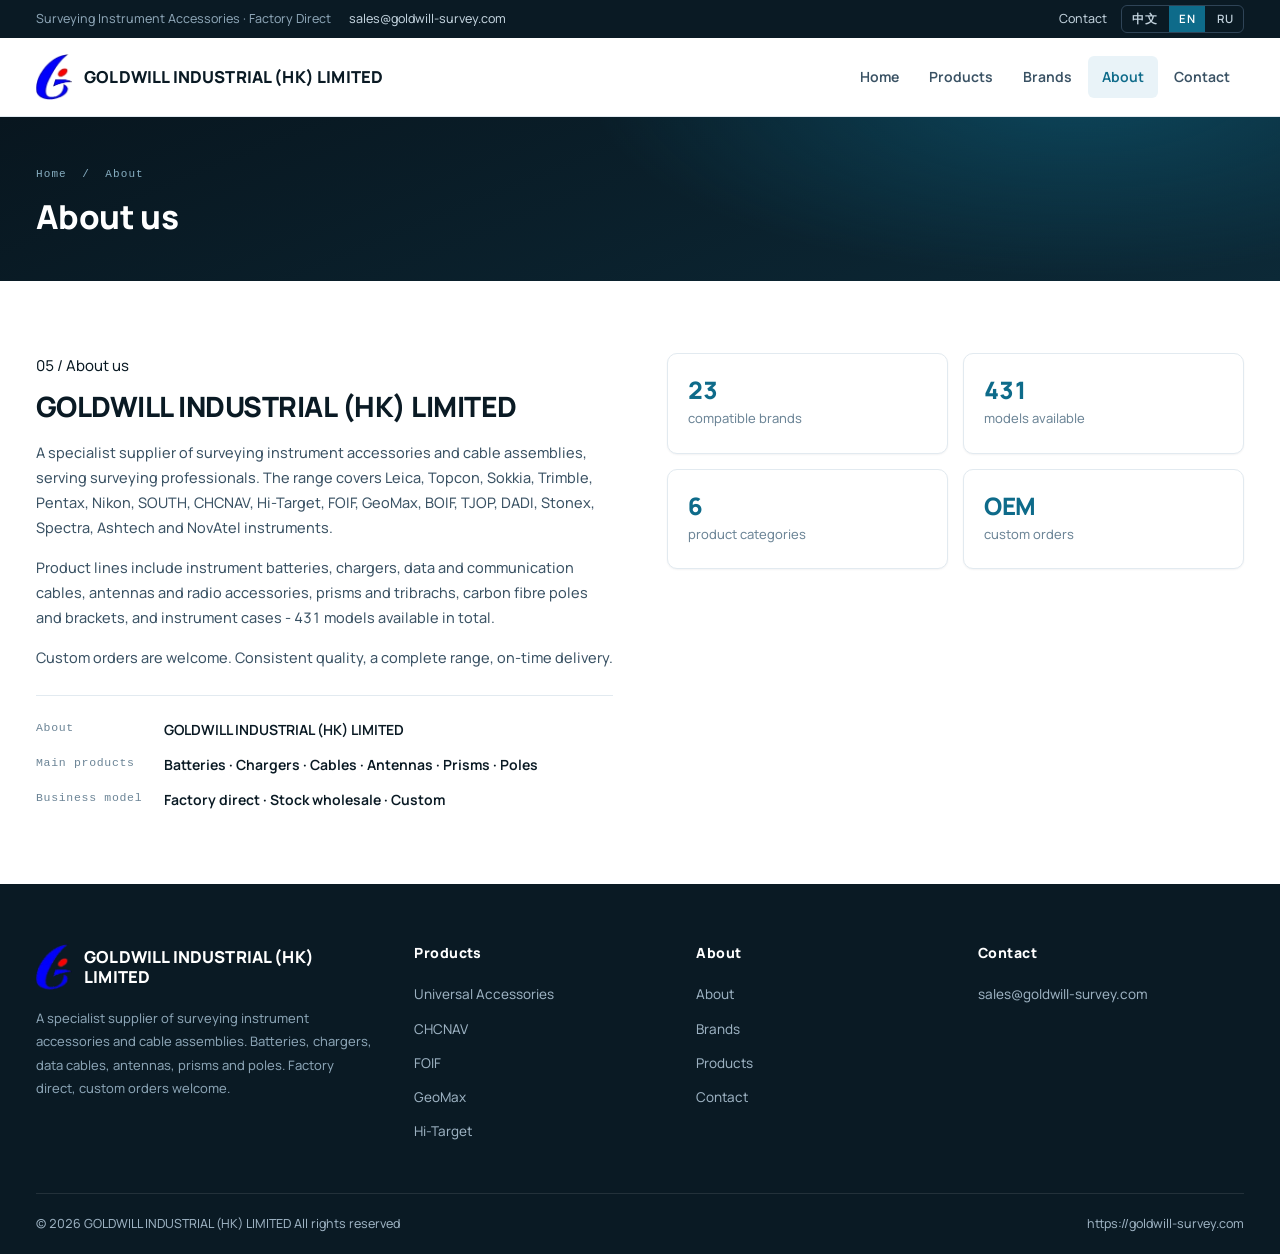
<file: en/about.html>
<!DOCTYPE html><html lang="en" dir="ltr"><head><meta charset="UTF-8"><meta name="viewport" content="width=device-width,initial-scale=1"><title>About us</title><meta name="description" content="Batteries, chargers, data cables, antennas, prisms and poles for Leica, Trimble, Topcon, Sokkia, Nikon, GeoMax and 23 brands in total. Custom orders welcome."><link rel="alternate" hreflang="zh-CN" href="https://goldwill-survey.com/about.html"><link rel="alternate" hreflang="en" href="https://goldwill-survey.com/en/about.html"><link rel="alternate" hreflang="ru" href="https://goldwill-survey.com/ru/about.html"><link rel="canonical" href="https://goldwill-survey.com/en/about.html"><link rel="stylesheet" href="../assets/css/style.css"><meta name="theme-color" content="#0a1a24"><meta property="og:site_name" content="GOLDWILL"><meta property="og:type" content="website"><meta property="og:title" content="About us"><meta property="og:description" content="Batteries, chargers, data cables, antennas, prisms and poles for Leica, Trimble, Topcon, Sokkia, Nikon, GeoMax and 23 brands in total. Custom orders welcome."><meta property="og:image" content="https://goldwill-survey.com/assets/img/products/1591298.jpg"><meta property="og:image:width" content="800"><meta property="og:image:height" content="600"><meta name="twitter:card" content="summary_large_image"></head><body><div class="topbar"><div class="wrap"><div class="tb-l"><span class="tag">Surveying Instrument Accessories · Factory Direct</span><span>sales@goldwill-survey.com</span></div><div class="tb-r"><span>Contact</span><span class="lang"><a href="../about.html">中文</a><a href="../en/about.html" class="on">EN</a><a href="../ru/about.html">RU</a></span></div></div></div><header class="head"><div class="wrap"><a class="logo" href="../en/index.html"><img class="mark" src="../assets/img/logo-mark.png" alt="GOLDWILL" width="76" height="97"><span class="txt"><b>GOLDWILL INDUSTRIAL (HK) LIMITED</b></span></a><nav class="nav" id="nav"><a href="../en/index.html">Home</a><a href="../en/products.html">Products</a><a href="../en/brands.html">Brands</a><a href="../en/about.html" class="on">About</a><a href="../en/contact.html">Contact</a></nav><button class="burger" id="burger" aria-label="menu">&#9776;</button></div></header><section class="page-hd"><div class="wrap"><div class="crumbs">Home &nbsp;/&nbsp; About</div><h1>About us</h1></div></section><section class="sec"><div class="wrap"><div class="about"><div class="txt"><span class="no">05 / About us</span><h2 style="font-size:clamp(20px,2.4vw,28px);margin:10px 0 18px">GOLDWILL INDUSTRIAL (HK) LIMITED</h2><p>A specialist supplier of surveying instrument accessories and cable assemblies, serving surveying professionals. The range covers Leica, Topcon, Sokkia, Trimble, Pentax, Nikon, SOUTH, CHCNAV, Hi-Target, FOIF, GeoMax, BOIF, TJOP, DADI, Stonex, Spectra, Ashtech and NovAtel instruments.</p><p>Product lines include instrument batteries, chargers, data and communication cables, antennas and radio accessories, prisms and tribrachs, carbon fibre poles and brackets, and instrument cases - 431 models available in total.</p><p>Custom orders are welcome. Consistent quality, a complete range, on-time delivery.</p><dl><dt>About</dt><dd>GOLDWILL INDUSTRIAL (HK) LIMITED</dd><dt>Main products</dt><dd>Batteries &middot; Chargers &middot; Cables &middot; Antennas &middot; Prisms &middot; Poles</dd><dt>Business model</dt><dd>Factory direct · Stock wholesale · Custom</dd></dl></div><div class="facts"><div><b>23</b><span>compatible brands</span></div><div><b>431</b><span>models available</span></div><div><b>6</b><span>product categories</span></div><div><b>OEM</b><span>custom orders</span></div></div></div></div></section><footer class="foot"><div class="wrap"><div class="cols"><div><a class="logo" href="../en/index.html"><img class="mark" src="../assets/img/logo-mark.png" alt="GOLDWILL" width="76" height="97"><span class="txt"><b>GOLDWILL INDUSTRIAL (HK) LIMITED</b></span></a><p class="desc">A specialist supplier of surveying instrument accessories and cable assemblies. Batteries, chargers, data cables, antennas, prisms and poles. Factory direct, custom orders welcome.</p></div><div><h4>Products</h4><ul><li><a href="../en/products.html#universal-accessories">Universal Accessories</a></li><li><a href="../en/products.html#chcnav">CHCNAV</a></li><li><a href="../en/products.html#foif">FOIF</a></li><li><a href="../en/products.html#geomax">GeoMax</a></li><li><a href="../en/products.html#hi-target">Hi-Target</a></li></ul></div><div><h4>About</h4><ul><li><a href="../en/about.html">About</a></li><li><a href="../en/brands.html">Brands</a></li><li><a href="../en/products.html">Products</a></li><li><a href="../en/contact.html">Contact</a></li></ul></div><div><h4>Contact</h4><ul><li>sales@goldwill-survey.com</li></ul></div></div><div class="bottom"><span>&copy; 2026 GOLDWILL INDUSTRIAL (HK) LIMITED&nbsp;All rights reserved</span><span>https://goldwill-survey.com</span></div></div></footer><div class="lb" id="lb" hidden role="dialog" aria-modal="true" aria-label="Details"><button class="lb-x" type="button" data-lb="close" aria-label="Close">&times;</button><button class="lb-pv" type="button" data-lb="prev" aria-label="Previous">&#8249;</button><button class="lb-nx" type="button" data-lb="next" aria-label="Next">&#8250;</button><figure><div class="shot"><img id="lb-img" alt=""></div><figcaption><span class="mdl" id="lb-mdl"></span><h4 id="lb-name"></h4><p class="br" id="lb-br"></p><span class="idx" id="lb-idx"></span><div class="spec" id="lb-spec" hidden></div><div class="cta"><a class="btn btn-p" id="lb-go" href="../en/contact.html">Enquire</a></div></figcaption></figure></div><script>window.__SPEC={"url":"../assets/data/specs-en.json","dir":"../assets/img/detail/","head":"Specifications","note":"Manufacturer's notes","load":"Loading…"};</script><script>
(function(){var b=document.getElementById('burger');
if(b)b.addEventListener('click',function(){document.getElementById('nav').classList.toggle('open');});
var q=document.getElementById('q');if(!q)return;
var cards=[].slice.call(document.querySelectorAll('.pcard')),
groups=[].slice.call(document.querySelectorAll('.bgroup')),
btns=[].slice.call(document.querySelectorAll('.chips button')),cur='',
cn=document.querySelector('.toolbar .count'),
tpl=cn?(cn.dataset.tpl||''):'',orig=cn?cn.textContent:'';
function apply(){var v=q.value.trim().toLowerCase(),n=0;
cards.forEach(function(c){var ok=(!cur||c.dataset.b===cur)&&(!v||c.dataset.k.indexOf(v)>-1);
c.classList.toggle('hide',!ok);if(ok)n++;});
groups.forEach(function(g){g.style.display=g.querySelectorAll('.pcard:not(.hide)').length?'':'none';});
if(cn)cn.textContent=(!cur&&!v)?orig:tpl.replace('{n}',n);}
btns.forEach(function(b){b.addEventListener('click',function(){
btns.forEach(function(x){x.classList.remove('on')});b.classList.add('on');
cur=b.dataset.b;apply();});});
q.addEventListener('input',apply);})();
var fm=document.querySelector('form.frm[data-mail]');
if(fm)fm.addEventListener('submit',function(e){
e.preventDefault();
function lab(el){var d=el.parentNode,l=d?d.querySelector('label'):null;
return l?l.textContent.split('*').join('').trim():el.name;}
var lines=[];[].forEach.call(fm.querySelectorAll('input,select,textarea'),function(el){
var v=(el.value||'').trim();if(v)lines.push(lab(el)+': '+v);});
var h=document.querySelector('h1'),sub=(h?h.textContent:'Enquiry')+(lines[0]?' - '+lines[0]:'');
location.href='mailto:'+fm.getAttribute('data-mail')+'?subject='+encodeURIComponent(sub)+
'&body='+encodeURIComponent(lines.join('\n'));});
/* ---- quick view: one dialog reused by every card on the page ---- */
(function(){var lb=document.getElementById('lb');if(!lb)return;
var img=document.getElementById('lb-img'),nm=document.getElementById('lb-name'),
md=document.getElementById('lb-mdl'),br=document.getElementById('lb-br'),
ix=document.getElementById('lb-idx'),go=document.getElementById('lb-go'),pos=0,
sbox=document.getElementById('lb-spec'),scache=null,spend=null;
function esc(s){return String(s).replace(/[&<>"]/g,function(c){
return c==='&'?'&amp;':c==='<'?'&lt;':c==='>'?'&gt;':'&quot;';});}
/* the spec payload is one shared file, fetched only on first use */
function loadspec(cb){if(scache){cb(scache);return;}
if(spend){spend.push(cb);return;}spend=[cb];
var cfg=window.__SPEC||{url:'',load:''};
fetch(cfg.url).then(function(r){return r.json()}).then(function(j){
scache=j;var q=spend;spend=null;q.forEach(function(f){f(j)});}).
catch(function(){scache={};var q=spend;spend=null;q.forEach(function(f){f(scache)});});}
function spec(b){if(!sbox)return;
sbox.hidden=true;sbox.innerHTML='';lb.classList.remove('has-spec');
if(!b.getAttribute('data-spec'))return;
var pid=b.getAttribute('data-pid'),cfg=window.__SPEC||{};
/* set before the fetch so the dialog takes its definite height in one step
   instead of jumping once the payload lands */
lb.classList.add('has-spec');
sbox.innerHTML='<p class="ld">'+esc(cfg.load||'')+'</p>';sbox.hidden=false;
loadspec(function(j){var e=j&&j[pid];
if(!e){sbox.hidden=true;sbox.innerHTML='';lb.classList.remove('has-spec');return;}
var h='',k;
if(e.r&&e.r.length){h+='<h5>'+esc(cfg.head||'')+'</h5><dl>';
for(k=0;k<e.r.length;k++){h+='<dt>'+esc(e.r[k][0])+'</dt><dd>'+esc(e.r[k][1])+'</dd>';}
h+='</dl>';}
if(e.n&&e.n.length){h+='<div class="nt"><h5>'+esc(cfg.note||'')+'</h5>';
for(k=0;k<e.n.length;k++){var t=e.n[k];
h+=(t[0]==='h')?'<h6>'+esc(t[1])+'</h6>':'<p>'+esc(t[1])+'</p>';}
h+='</div>';}
/* extra manufacturer photographs for this product, when they exist */
if(e.d&&e.d.length){h+='<div class="dg">';
for(k=0;k<e.d.length;k++){
h+='<img class="di" loading="lazy" decoding="async" alt="" src="'+esc(cfg.dir||'')+esc(e.d[k])+'">';}
h+='</div>';}
sbox.innerHTML=h;sbox.hidden=!h;});}
function vis(){return [].slice.call(document.querySelectorAll('.pcard')).
filter(function(c){return !c.classList.contains('hide')});}
function open(i){var cs=vis();if(!cs.length)return;pos=(i+cs.length)%cs.length;
var b=cs[pos].querySelector('.ph');if(!b)return;
img.src=b.getAttribute('data-src');img.alt=b.getAttribute('data-name')||'';
var m=b.getAttribute('data-mdl');md.textContent=m||'';md.style.display=m?'':'none';
nm.textContent=b.getAttribute('data-name')||'';
br.textContent=b.getAttribute('data-br')||'';
ix.textContent=(pos+1)+' / '+cs.length;
go.href=b.getAttribute('data-href')||'#';
spec(b);
lb.hidden=false;document.documentElement.style.overflow='hidden';}
function close(){lb.hidden=true;img.removeAttribute('src');
document.documentElement.style.overflow='';}
document.addEventListener('click',function(e){
var el=e.target&&e.target.closest?e.target.closest('[data-lb-open]'):null;
if(!el)return;var c=el.closest('.pcard');if(!c)return;e.preventDefault();
open(vis().indexOf(c));});
lb.addEventListener('click',function(e){if(e.target===lb){close();return;}
var d=e.target.getAttribute&&e.target.getAttribute('data-lb');
if(d==='close')close();else if(d==='prev')open(pos-1);else if(d==='next')open(pos+1);});
document.addEventListener('keydown',function(e){if(lb.hidden)return;
if(e.key==='Escape')close();else if(e.key==='ArrowLeft')open(pos-1);
else if(e.key==='ArrowRight')open(pos+1);});})();
/* ---- enquiry form: carry over the model the visitor was looking at ---- */
(function(){var s=location.search;if(!s)return;
var p=new URLSearchParams(s),m=p.get('m'),n=p.get('n');
if(m){var f=document.querySelector('input[name=model]');if(f&&!f.value)f.value=m;}
if(n){var t=document.querySelector('textarea[name=note]');if(t&&!t.value)t.value=n;}})();
</script></body></html>
</file>
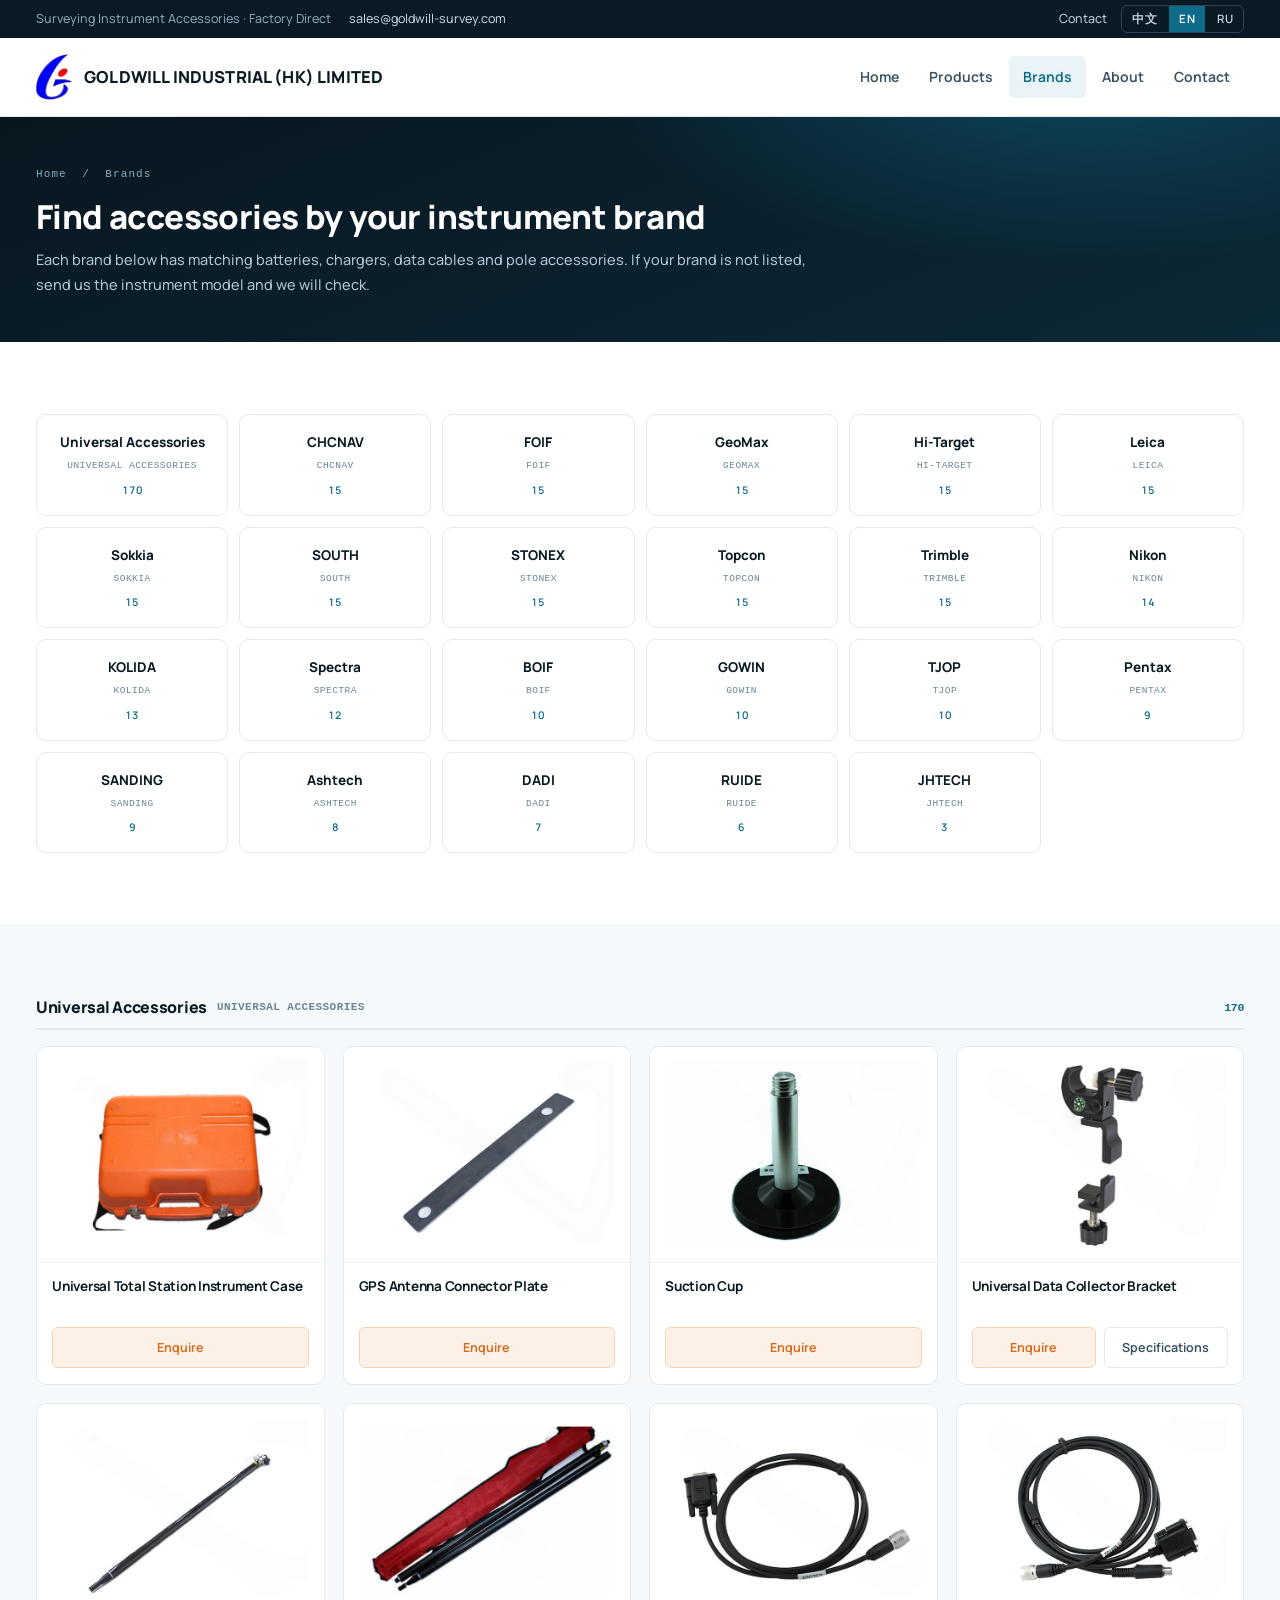
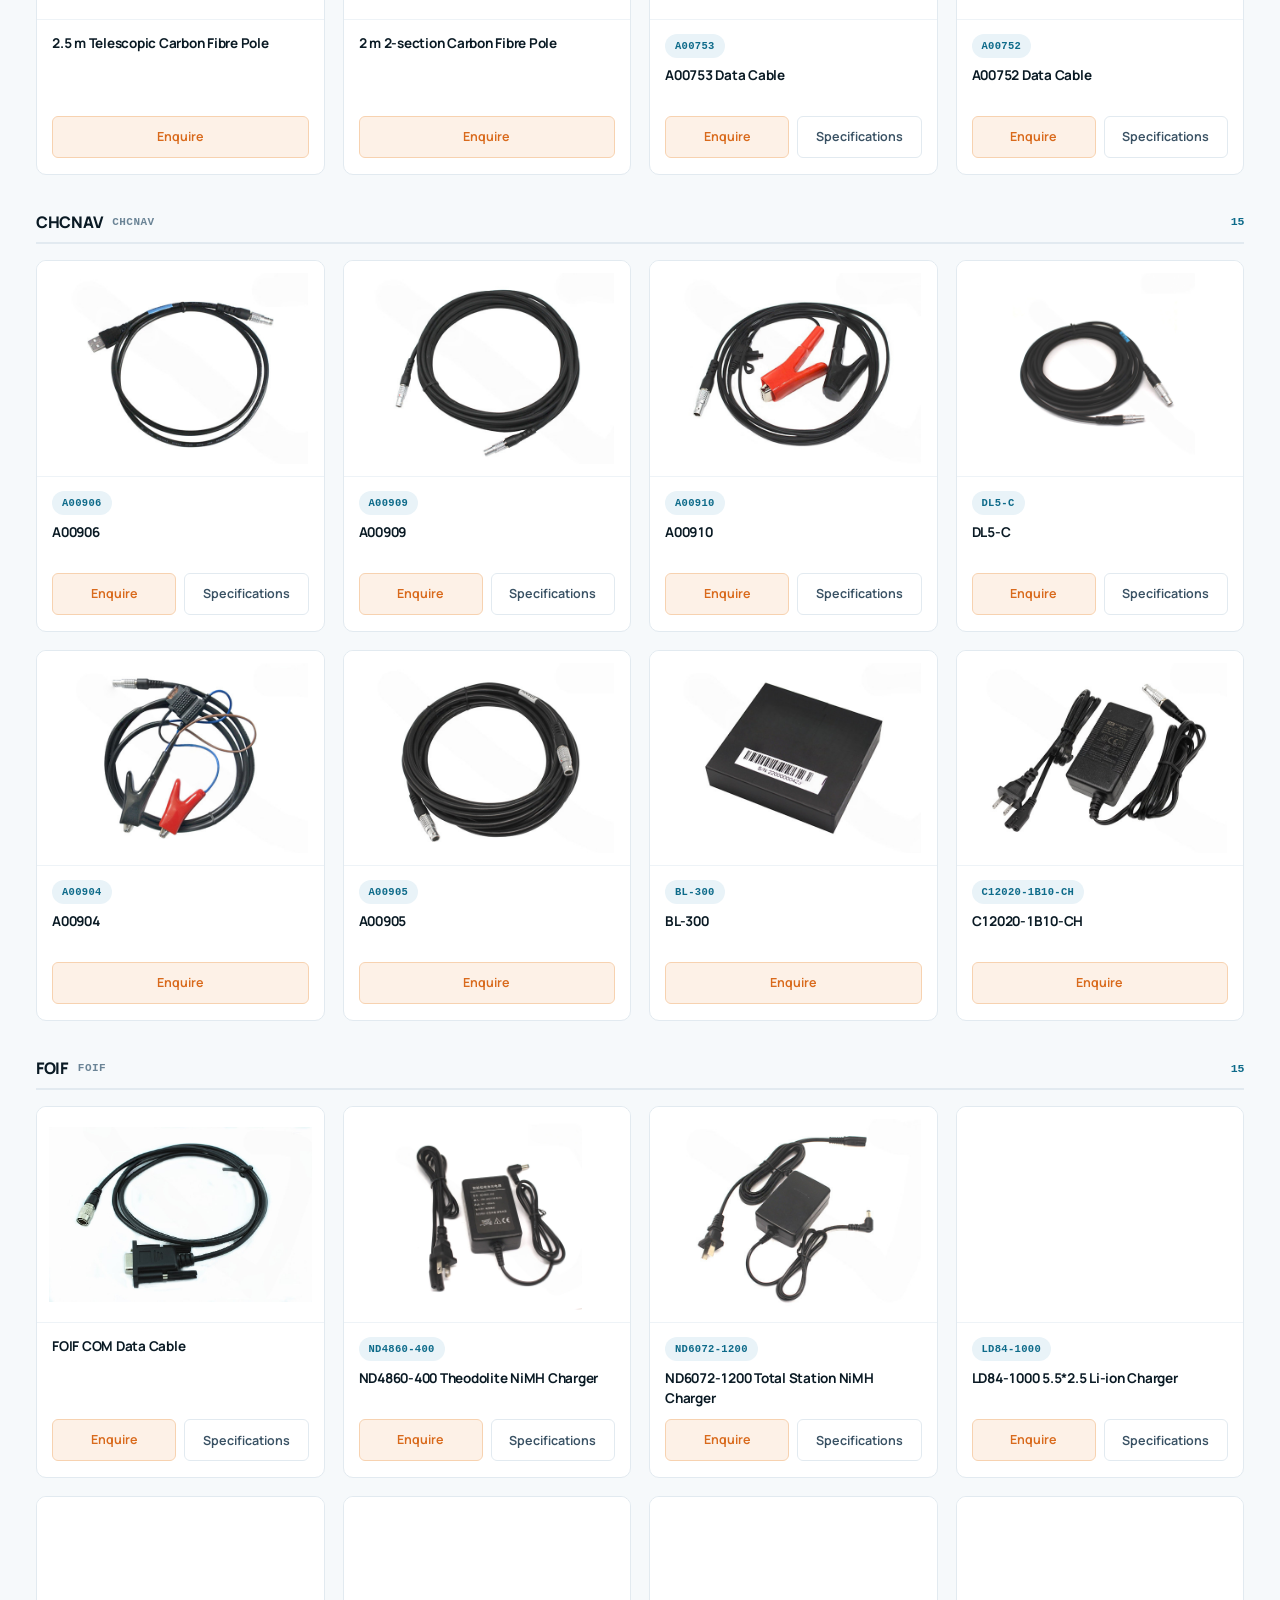
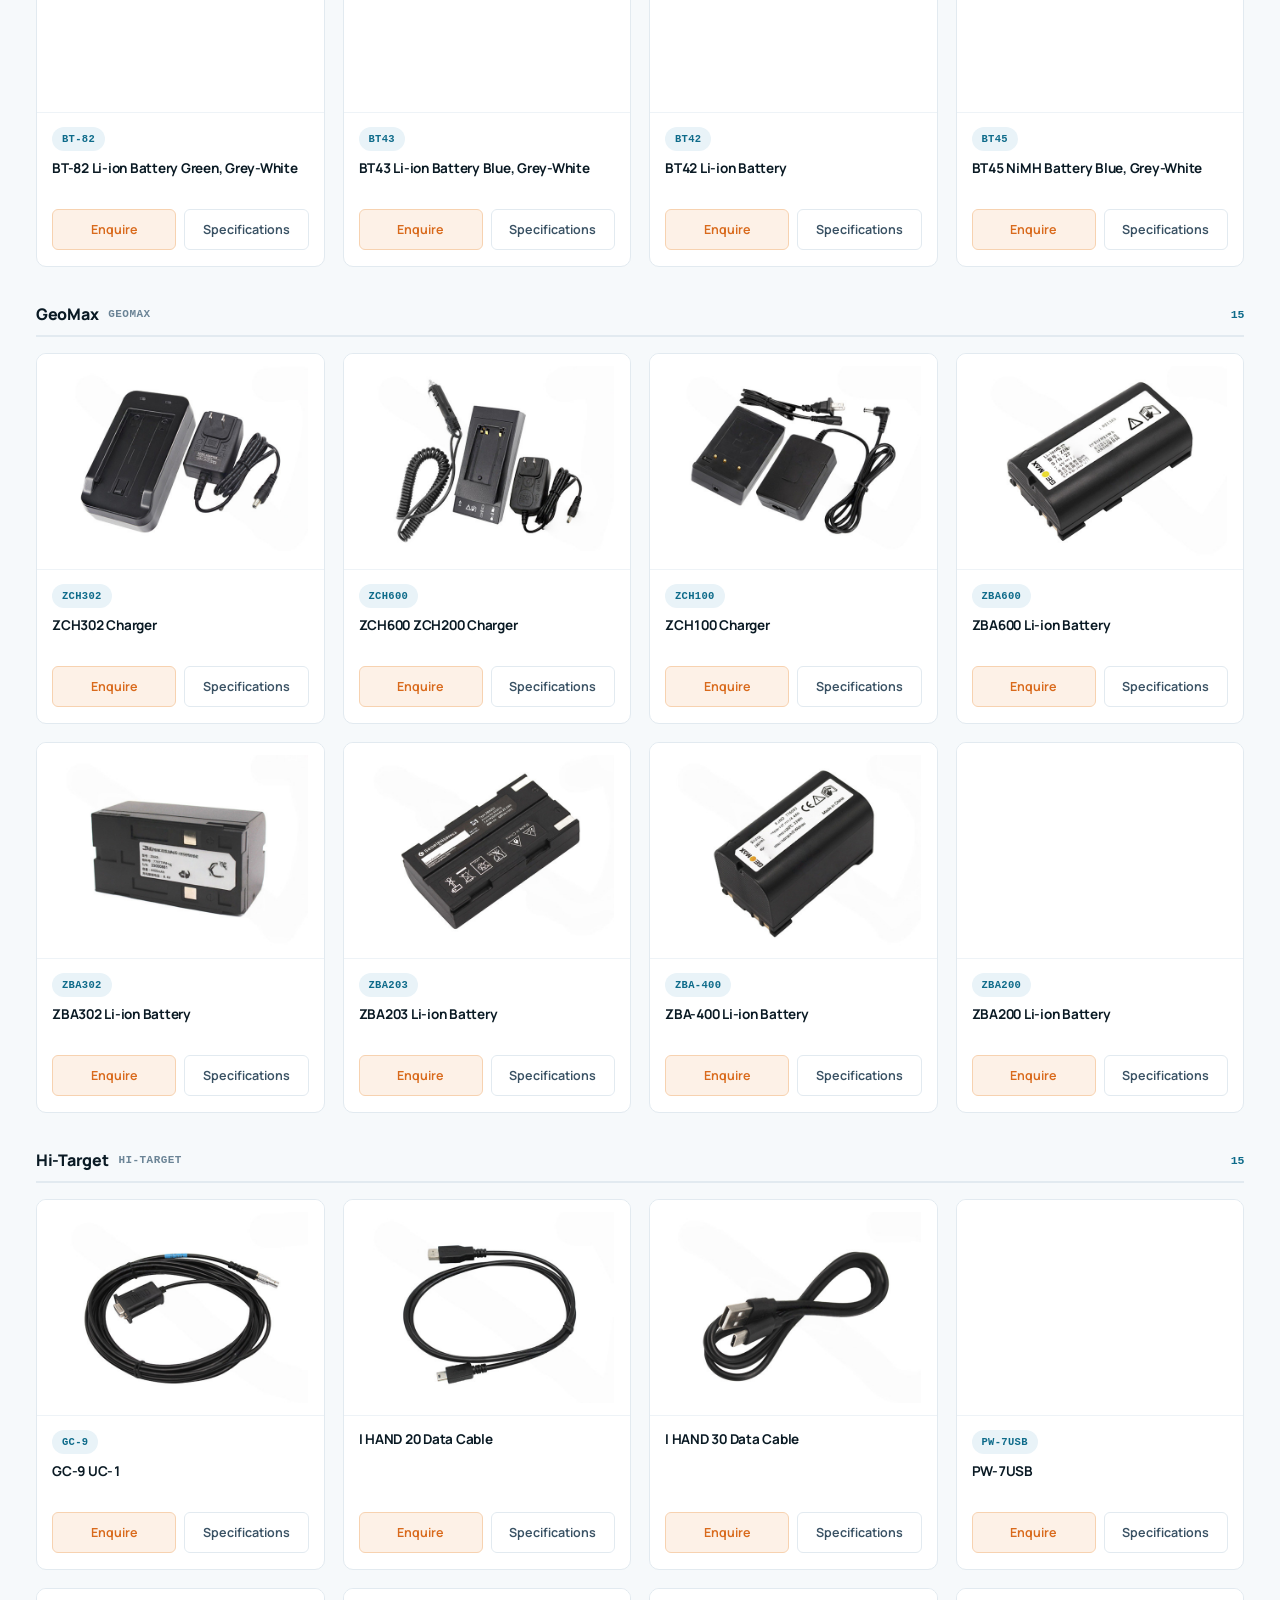
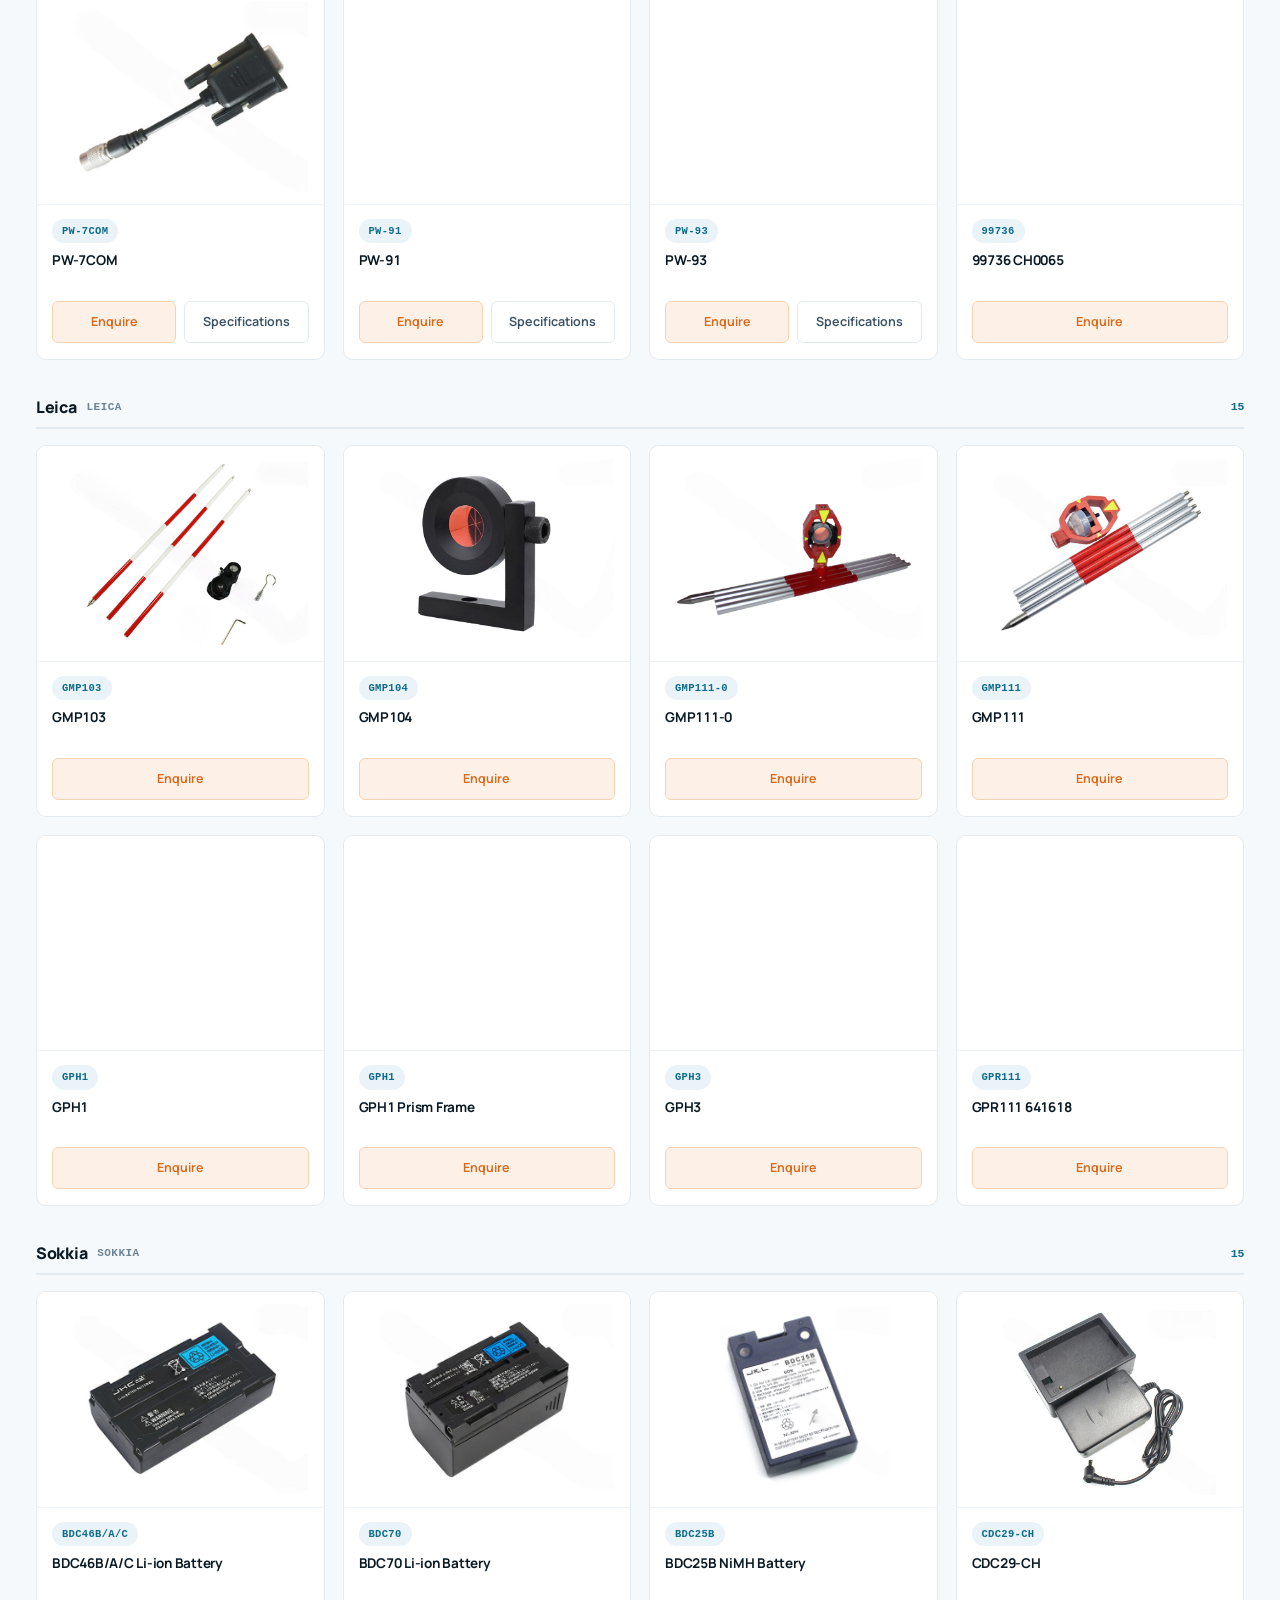
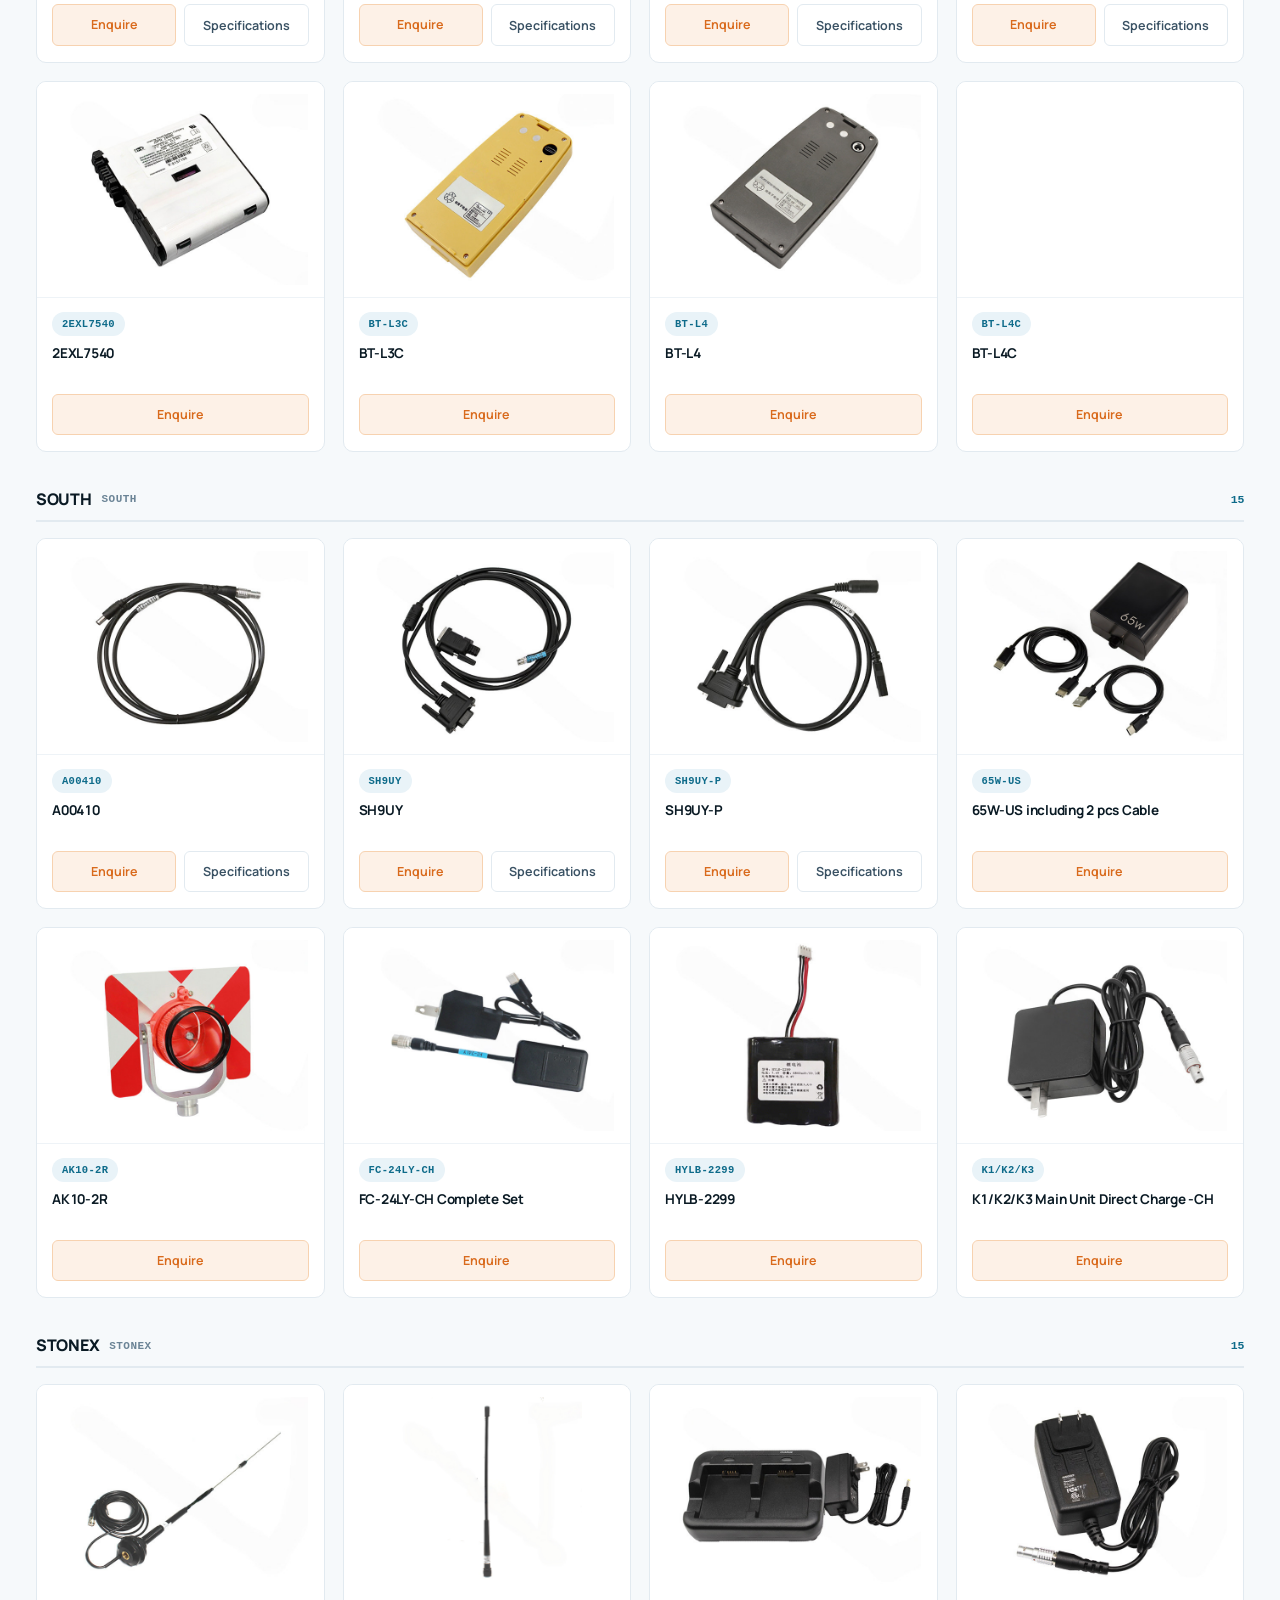
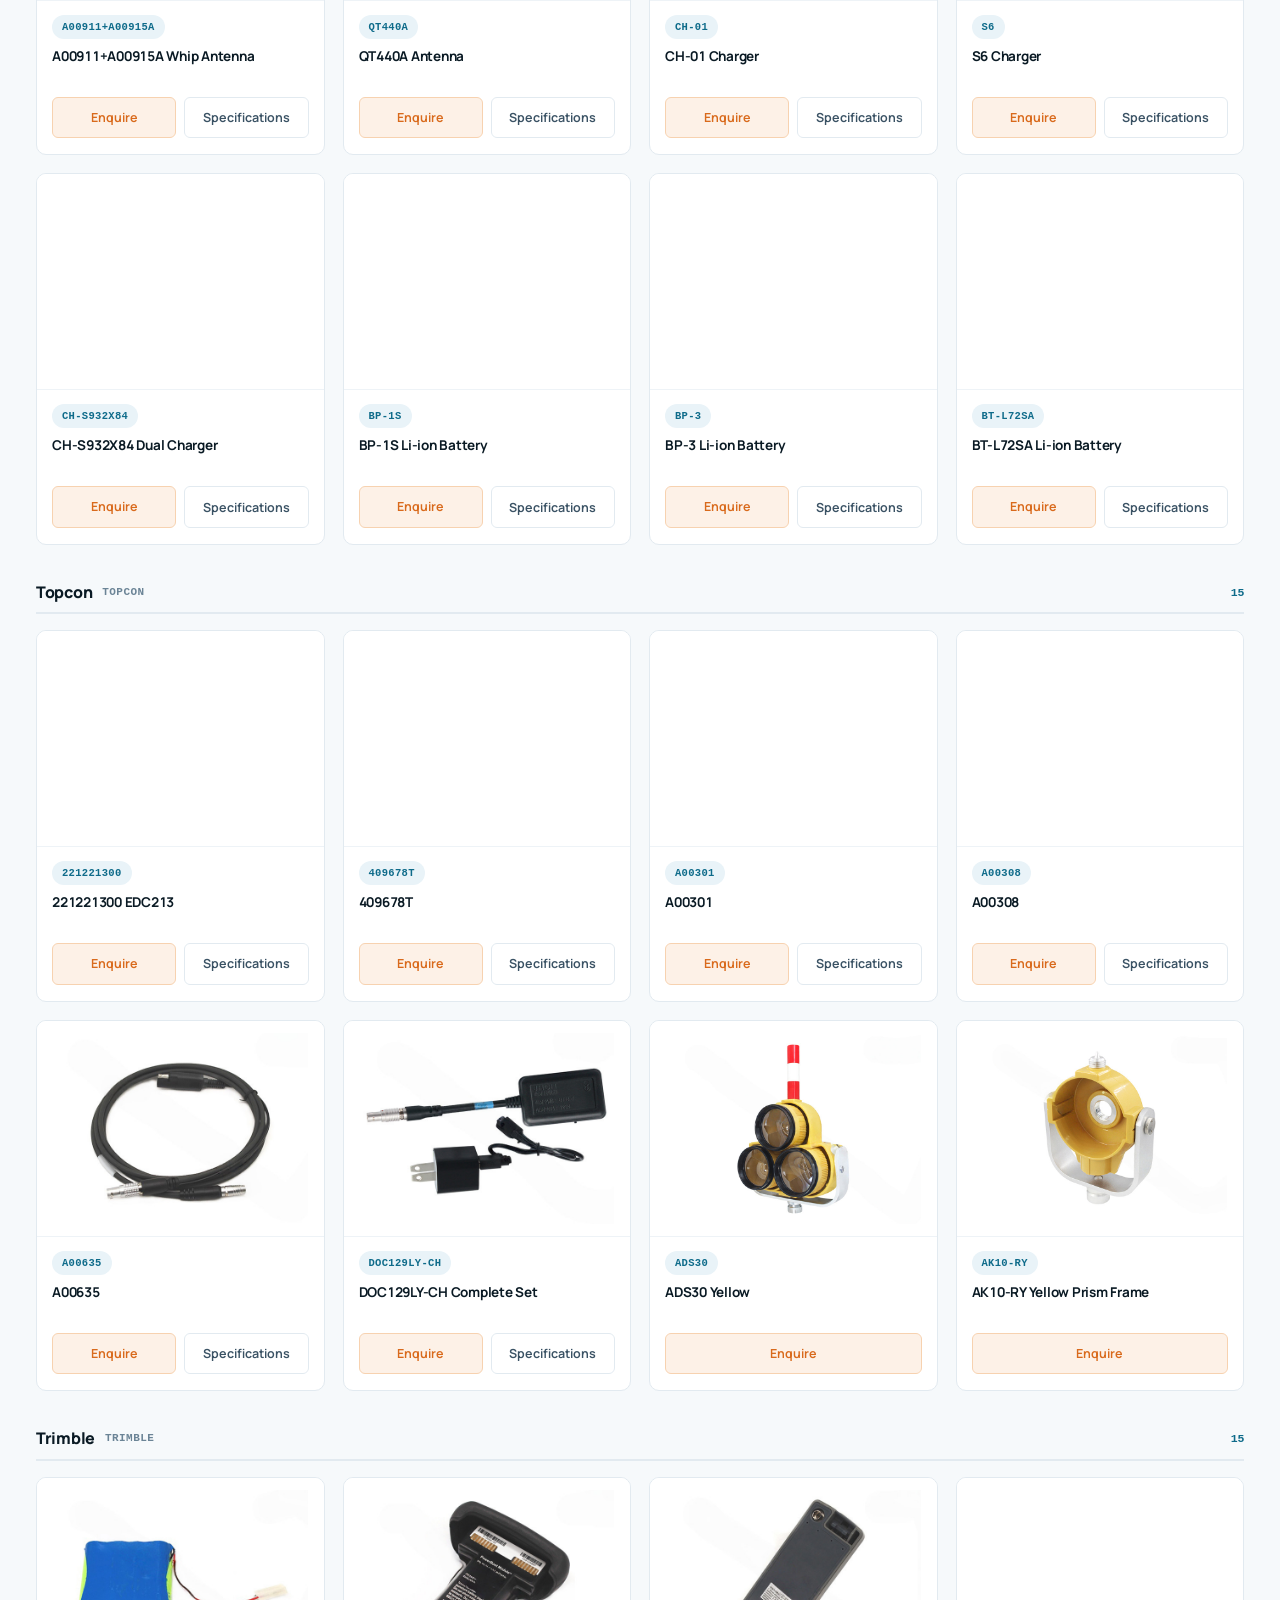
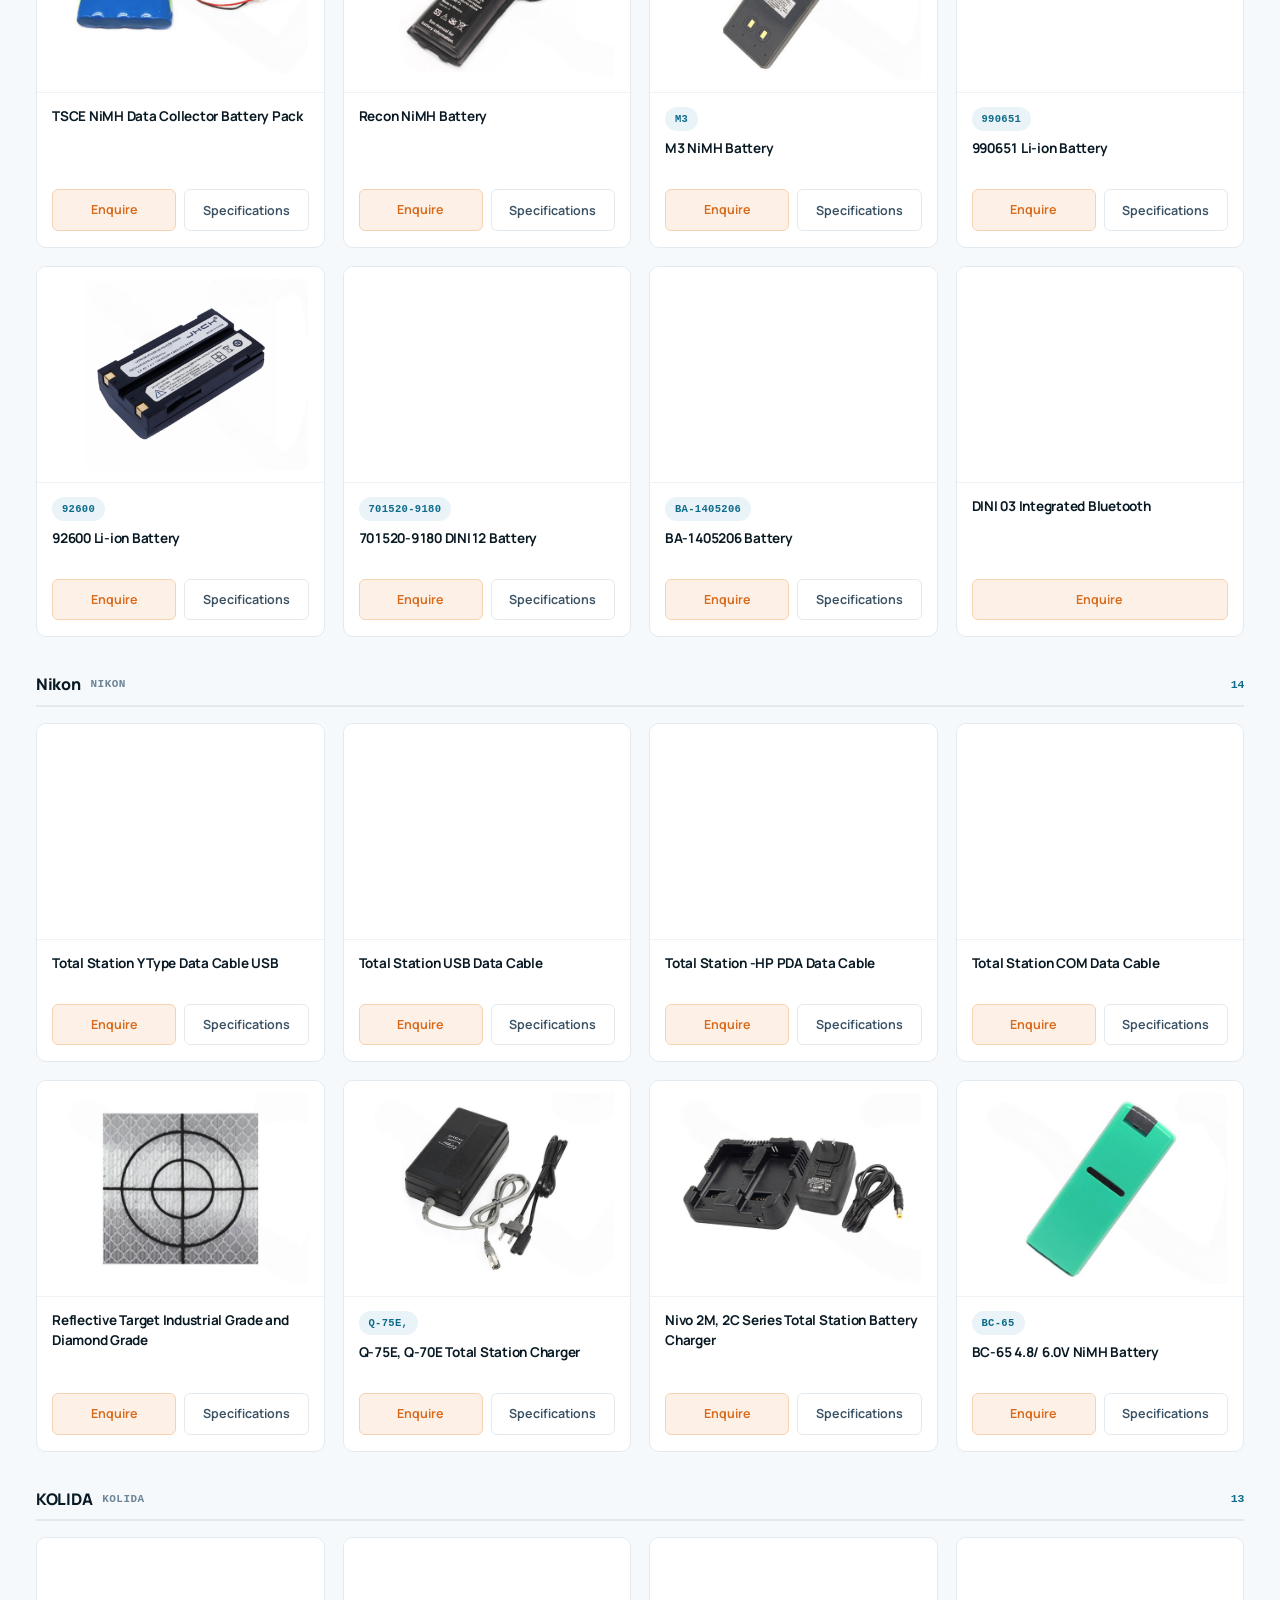
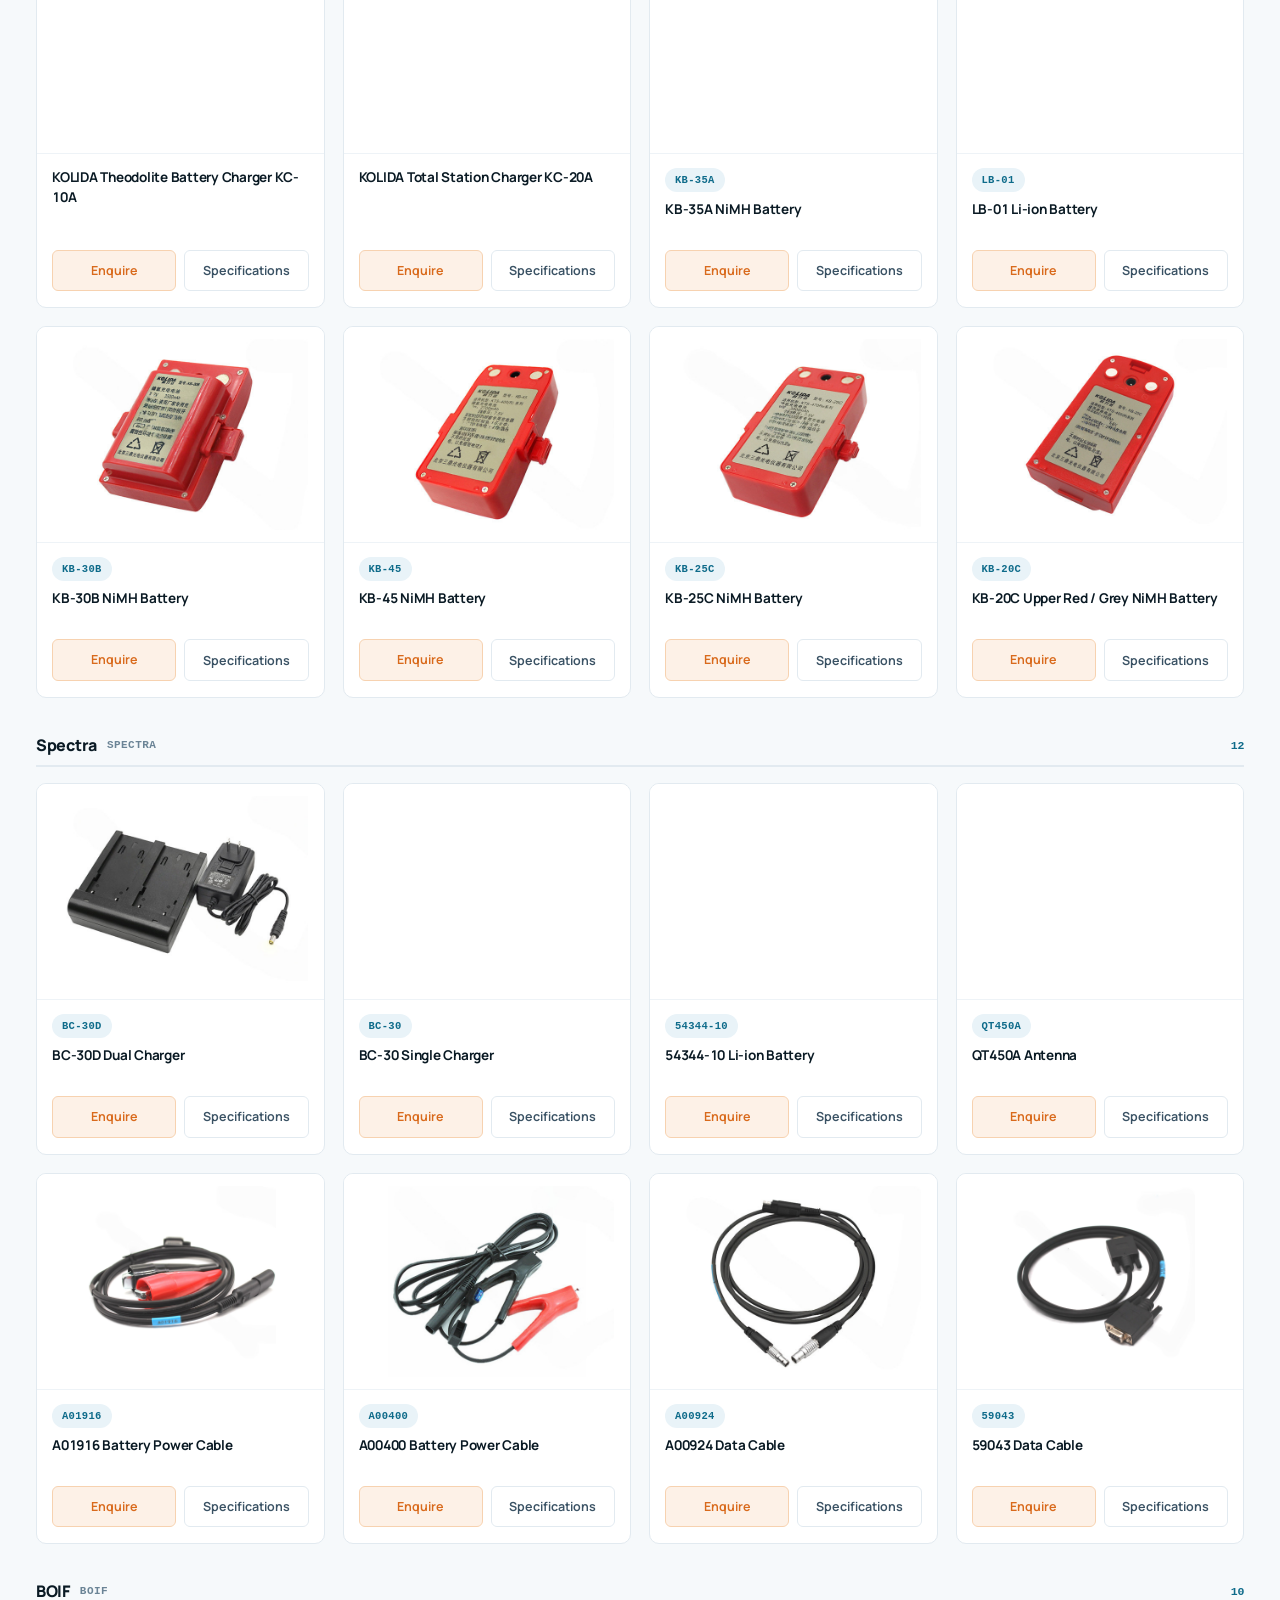
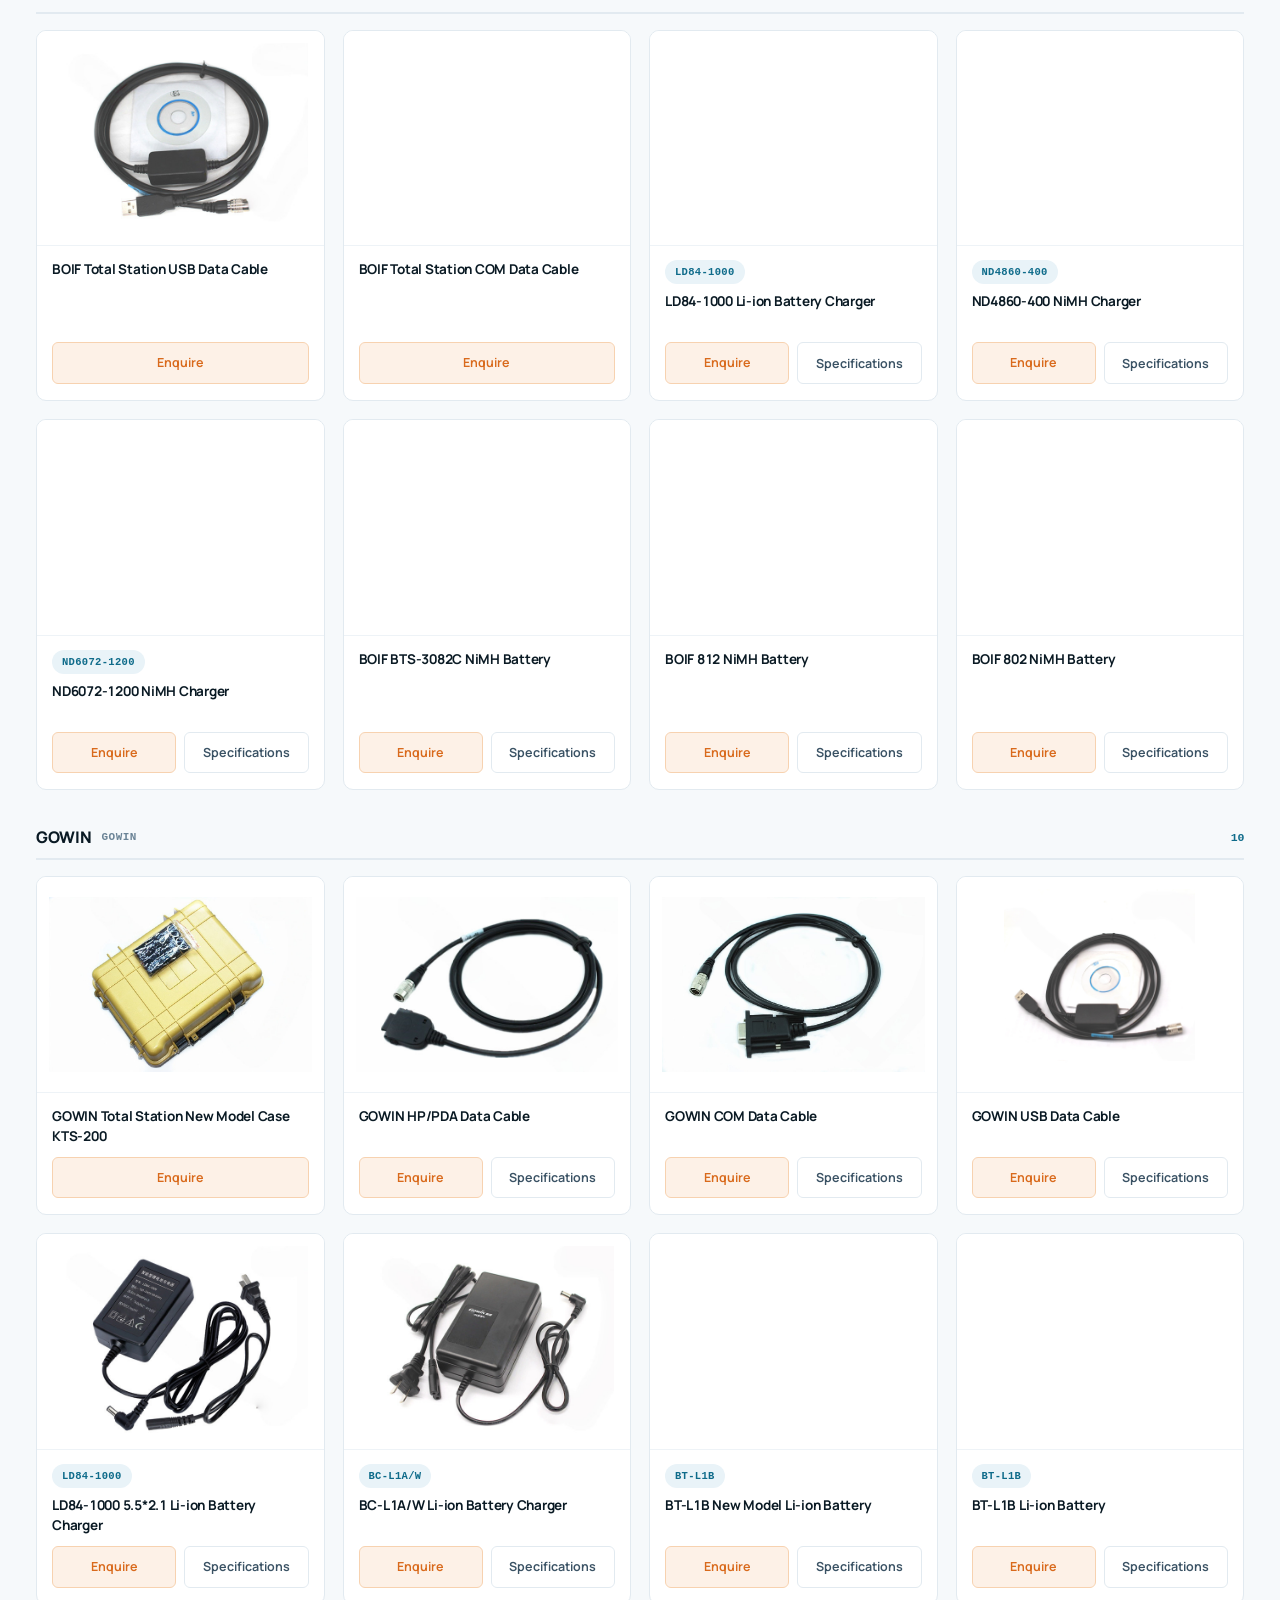
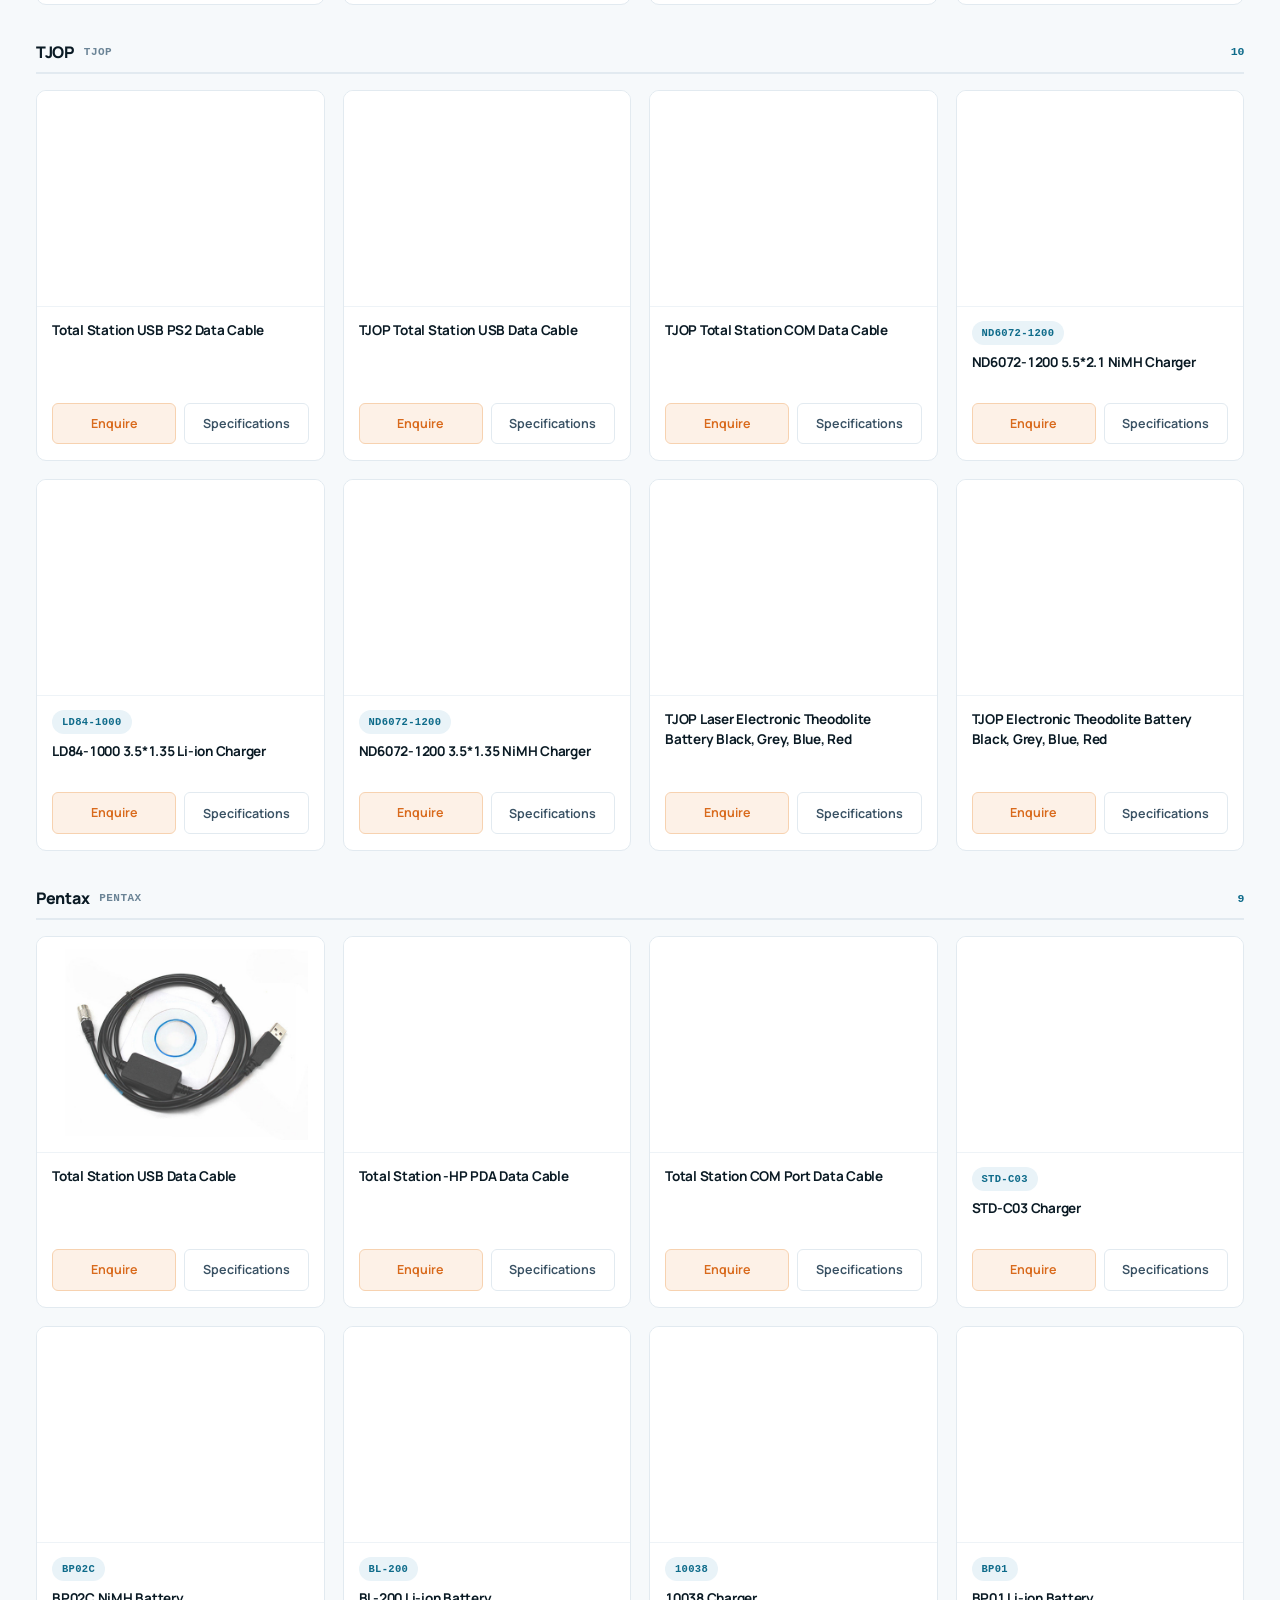
<file: en/brands.html>
<!DOCTYPE html><html lang="en" dir="ltr"><head><meta charset="UTF-8"><meta name="viewport" content="width=device-width,initial-scale=1"><title>Compatible brands — find accessories by instrument brand</title><meta name="description" content="Batteries, chargers, data cables, antennas, prisms and poles for Leica, Trimble, Topcon, Sokkia, Nikon, GeoMax and 23 brands in total. Custom orders welcome."><link rel="alternate" hreflang="zh-CN" href="https://goldwill-survey.com/brands.html"><link rel="alternate" hreflang="en" href="https://goldwill-survey.com/en/brands.html"><link rel="alternate" hreflang="ru" href="https://goldwill-survey.com/ru/brands.html"><link rel="canonical" href="https://goldwill-survey.com/en/brands.html"><link rel="stylesheet" href="../assets/css/style.css"><meta name="theme-color" content="#0a1a24"><meta property="og:site_name" content="GOLDWILL"><meta property="og:type" content="website"><meta property="og:title" content="Compatible brands — find accessories by instrument brand"><meta property="og:description" content="Batteries, chargers, data cables, antennas, prisms and poles for Leica, Trimble, Topcon, Sokkia, Nikon, GeoMax and 23 brands in total. Custom orders welcome."><meta property="og:image" content="https://goldwill-survey.com/assets/img/products/1591298.jpg"><meta property="og:image:width" content="800"><meta property="og:image:height" content="600"><meta name="twitter:card" content="summary_large_image"></head><body><div class="topbar"><div class="wrap"><div class="tb-l"><span class="tag">Surveying Instrument Accessories · Factory Direct</span><span>sales@goldwill-survey.com</span></div><div class="tb-r"><span>Contact</span><span class="lang"><a href="../brands.html">中文</a><a href="../en/brands.html" class="on">EN</a><a href="../ru/brands.html">RU</a></span></div></div></div><header class="head"><div class="wrap"><a class="logo" href="../en/index.html"><img class="mark" src="../assets/img/logo-mark.png" alt="GOLDWILL" width="76" height="97"><span class="txt"><b>GOLDWILL INDUSTRIAL (HK) LIMITED</b></span></a><nav class="nav" id="nav"><a href="../en/index.html">Home</a><a href="../en/products.html">Products</a><a href="../en/brands.html" class="on">Brands</a><a href="../en/about.html">About</a><a href="../en/contact.html">Contact</a></nav><button class="burger" id="burger" aria-label="menu">&#9776;</button></div></header><section class="page-hd"><div class="wrap"><div class="crumbs">Home &nbsp;/&nbsp; Brands</div><h1>Find accessories by your instrument brand</h1><p>Each brand below has matching batteries, chargers, data cables and pole accessories. If your brand is not listed, send us the instrument model and we will check.</p></div></section><section class="sec"><div class="wrap"><div class="brands"><a href="#universal-accessories"><b>Universal Accessories</b><span>UNIVERSAL ACCESSORIES</span><em>170</em></a><a href="#chcnav"><b>CHCNAV</b><span>CHCNAV</span><em>15</em></a><a href="#foif"><b>FOIF</b><span>FOIF</span><em>15</em></a><a href="#geomax"><b>GeoMax</b><span>GEOMAX</span><em>15</em></a><a href="#hi-target"><b>Hi-Target</b><span>HI-TARGET</span><em>15</em></a><a href="#leica"><b>Leica</b><span>LEICA</span><em>15</em></a><a href="#sokkia"><b>Sokkia</b><span>SOKKIA</span><em>15</em></a><a href="#south"><b>SOUTH</b><span>SOUTH</span><em>15</em></a><a href="#stonex"><b>STONEX</b><span>STONEX</span><em>15</em></a><a href="#topcon"><b>Topcon</b><span>TOPCON</span><em>15</em></a><a href="#trimble"><b>Trimble</b><span>TRIMBLE</span><em>15</em></a><a href="#nikon"><b>Nikon</b><span>NIKON</span><em>14</em></a><a href="#kolida"><b>KOLIDA</b><span>KOLIDA</span><em>13</em></a><a href="#spectra"><b>Spectra</b><span>SPECTRA</span><em>12</em></a><a href="#boif"><b>BOIF</b><span>BOIF</span><em>10</em></a><a href="#gowin"><b>GOWIN</b><span>GOWIN</span><em>10</em></a><a href="#tjop"><b>TJOP</b><span>TJOP</span><em>10</em></a><a href="#pentax"><b>Pentax</b><span>PENTAX</span><em>9</em></a><a href="#sanding"><b>SANDING</b><span>SANDING</span><em>9</em></a><a href="#ashtech"><b>Ashtech</b><span>ASHTECH</span><em>8</em></a><a href="#dadi"><b>DADI</b><span>DADI</span><em>7</em></a><a href="#ruide"><b>RUIDE</b><span>RUIDE</span><em>6</em></a><a href="#jhtech"><b>JHTECH</b><span>JHTECH</span><em>3</em></a></div></div></section><section class="sec soft"><div class="wrap"><section class="bgroup" id="universal-accessories"><h3>Universal Accessories <em>UNIVERSAL ACCESSORIES</em><span>170</span></h3><div class="pgrid"><article class="pcard" data-b="universal-accessories" data-k="universal total station instrument case 通用仪器箱 "><button class="ph" type="button" data-lb-open data-pid="1301776" data-src="../assets/img/products/1301776.jpg" data-name="Universal Total Station Instrument Case" data-mdl="" data-br="Universal Accessories" data-href="../en/contact.html?n=Universal%20Total%20Station%20Instrument%20Case"><img src="../assets/img/products/1301776.jpg" alt="Universal Total Station Instrument Case" width="600" height="450" loading="lazy" decoding="async"><span class="qv" aria-hidden="true">&#9906;</span><span class="sr">View larger photo</span></button><div class="bd"><h4>Universal Total Station Instrument Case</h4><div class="act"><a class="pri" href="../en/contact.html?n=Universal%20Total%20Station%20Instrument%20Case">Enquire</a></div></div></article><article class="pcard" data-b="universal-accessories" data-k="gps antenna connector plate 连接片，吸盘 "><button class="ph" type="button" data-lb-open data-pid="1301777" data-src="../assets/img/products/1301777.jpg" data-name="GPS Antenna Connector Plate" data-mdl="" data-br="Universal Accessories" data-href="../en/contact.html?n=GPS%20Antenna%20Connector%20Plate"><img src="../assets/img/products/1301777.jpg" alt="GPS Antenna Connector Plate" width="600" height="450" loading="lazy" decoding="async"><span class="qv" aria-hidden="true">&#9906;</span><span class="sr">View larger photo</span></button><div class="bd"><h4>GPS Antenna Connector Plate</h4><div class="act"><a class="pri" href="../en/contact.html?n=GPS%20Antenna%20Connector%20Plate">Enquire</a></div></div></article><article class="pcard" data-b="universal-accessories" data-k="suction cup 连接片，吸盘 "><button class="ph" type="button" data-lb-open data-pid="1301778" data-src="../assets/img/products/1301778.jpg" data-name="Suction Cup" data-mdl="" data-br="Universal Accessories" data-href="../en/contact.html?n=Suction%20Cup"><img src="../assets/img/products/1301778.jpg" alt="Suction Cup" width="700" height="525" loading="lazy" decoding="async"><span class="qv" aria-hidden="true">&#9906;</span><span class="sr">View larger photo</span></button><div class="bd"><h4>Suction Cup</h4><div class="act"><a class="pri" href="../en/contact.html?n=Suction%20Cup">Enquire</a></div></div></article><article class="pcard" data-b="universal-accessories" data-k="universal data collector bracket 手薄托架 "><button class="ph" type="button" data-lb-open data-pid="1301787" data-spec="1" data-src="../assets/img/products/1301787.jpg" data-name="Universal Data Collector Bracket" data-mdl="" data-br="Universal Accessories" data-href="../en/contact.html?n=Universal%20Data%20Collector%20Bracket"><img src="../assets/img/products/1301787.jpg" alt="Universal Data Collector Bracket" width="600" height="450" loading="lazy" decoding="async"><span class="qv" aria-hidden="true">&#9906;</span><span class="sr">View larger photo</span></button><div class="bd"><h4>Universal Data Collector Bracket</h4><div class="act"><a class="pri" href="../en/contact.html?n=Universal%20Data%20Collector%20Bracket">Enquire</a><button type="button" data-lb-open>Specifications</button></div></div></article><article class="pcard" data-b="universal-accessories" data-k="2.5 m telescopic carbon fibre pole 2.5米伸缩碳纤杆 "><button class="ph" type="button" data-lb-open data-pid="1301788" data-src="../assets/img/products/1301788.jpg" data-name="2.5 m Telescopic Carbon Fibre Pole" data-mdl="" data-br="Universal Accessories" data-href="../en/contact.html?n=2.5%20m%20Telescopic%20Carbon%20Fibre%20Pole"><img src="../assets/img/products/1301788.jpg" alt="2.5 m Telescopic Carbon Fibre Pole" width="600" height="450" loading="lazy" decoding="async"><span class="qv" aria-hidden="true">&#9906;</span><span class="sr">View larger photo</span></button><div class="bd"><h4>2.5 m Telescopic Carbon Fibre Pole</h4><div class="act"><a class="pri" href="../en/contact.html?n=2.5%20m%20Telescopic%20Carbon%20Fibre%20Pole">Enquire</a></div></div></article><article class="pcard" data-b="universal-accessories" data-k="2 m 2-section carbon fibre pole 2.5米伸缩碳纤杆 "><button class="ph" type="button" data-lb-open data-pid="1301789" data-src="../assets/img/products/1301789.jpg" data-name="2 m 2-section Carbon Fibre Pole" data-mdl="" data-br="Universal Accessories" data-href="../en/contact.html?n=2%20m%202-section%20Carbon%20Fibre%20Pole"><img src="../assets/img/products/1301789.jpg" alt="2 m 2-section Carbon Fibre Pole" width="600" height="450" loading="lazy" decoding="async"><span class="qv" aria-hidden="true">&#9906;</span><span class="sr">View larger photo</span></button><div class="bd"><h4>2 m 2-section Carbon Fibre Pole</h4><div class="act"><a class="pri" href="../en/contact.html?n=2%20m%202-section%20Carbon%20Fibre%20Pole">Enquire</a></div></div></article><article class="pcard" data-b="universal-accessories" data-k="a00753 data cable gps数据线 a00753"><button class="ph" type="button" data-lb-open data-pid="1302201" data-spec="1" data-src="../assets/img/products/1302201.jpg" data-name="A00753 Data Cable" data-mdl="A00753" data-br="Universal Accessories" data-href="../en/contact.html?m=A00753&amp;n=A00753%20Data%20Cable"><img src="../assets/img/products/1302201.jpg" alt="A00753 Data Cable" width="600" height="450" loading="lazy" decoding="async"><span class="qv" aria-hidden="true">&#9906;</span><span class="sr">View larger photo</span></button><div class="bd"><span class="mdl">A00753</span><h4>A00753 Data Cable</h4><div class="act"><a class="pri" href="../en/contact.html?m=A00753&amp;n=A00753%20Data%20Cable">Enquire</a><button type="button" data-lb-open>Specifications</button></div></div></article><article class="pcard" data-b="universal-accessories" data-k="a00752 data cable gps数据线 a00752"><button class="ph" type="button" data-lb-open data-pid="1302202" data-spec="1" data-src="../assets/img/products/1302202.jpg" data-name="A00752 Data Cable" data-mdl="A00752" data-br="Universal Accessories" data-href="../en/contact.html?m=A00752&amp;n=A00752%20Data%20Cable"><img src="../assets/img/products/1302202.jpg" alt="A00752 Data Cable" width="600" height="450" loading="lazy" decoding="async"><span class="qv" aria-hidden="true">&#9906;</span><span class="sr">View larger photo</span></button><div class="bd"><span class="mdl">A00752</span><h4>A00752 Data Cable</h4><div class="act"><a class="pri" href="../en/contact.html?m=A00752&amp;n=A00752%20Data%20Cable">Enquire</a><button type="button" data-lb-open>Specifications</button></div></div></article></div></section><section class="bgroup" id="chcnav"><h3>CHCNAV <em>CHCNAV</em><span>15</span></h3><div class="pgrid"><article class="pcard" data-b="chcnav" data-k="a00906 gps数据线 适用于华测测绘配件 a00906"><button class="ph" type="button" data-lb-open data-pid="1411741" data-spec="1" data-src="../assets/img/products/1411741.jpg" data-name="A00906" data-mdl="A00906" data-br="CHCNAV" data-href="../en/contact.html?m=A00906&amp;n=A00906"><img src="../assets/img/products/1411741.jpg" alt="A00906" width="600" height="450" loading="lazy" decoding="async"><span class="qv" aria-hidden="true">&#9906;</span><span class="sr">View larger photo</span></button><div class="bd"><span class="mdl">A00906</span><h4>A00906</h4><div class="act"><a class="pri" href="../en/contact.html?m=A00906&amp;n=A00906">Enquire</a><button type="button" data-lb-open>Specifications</button></div></div></article><article class="pcard" data-b="chcnav" data-k="a00909 gps数据线 适用于华测测绘配件 a00909"><button class="ph" type="button" data-lb-open data-pid="1411742" data-spec="1" data-src="../assets/img/products/1411742.jpg" data-name="A00909" data-mdl="A00909" data-br="CHCNAV" data-href="../en/contact.html?m=A00909&amp;n=A00909"><img src="../assets/img/products/1411742.jpg" alt="A00909" width="600" height="450" loading="lazy" decoding="async"><span class="qv" aria-hidden="true">&#9906;</span><span class="sr">View larger photo</span></button><div class="bd"><span class="mdl">A00909</span><h4>A00909</h4><div class="act"><a class="pri" href="../en/contact.html?m=A00909&amp;n=A00909">Enquire</a><button type="button" data-lb-open>Specifications</button></div></div></article><article class="pcard" data-b="chcnav" data-k="a00910 gps数据线 适用于华测测绘配件 a00910"><button class="ph" type="button" data-lb-open data-pid="1411744" data-spec="1" data-src="../assets/img/products/1411744.jpg" data-name="A00910" data-mdl="A00910" data-br="CHCNAV" data-href="../en/contact.html?m=A00910&amp;n=A00910"><img src="../assets/img/products/1411744.jpg" alt="A00910" width="600" height="450" loading="lazy" decoding="async"><span class="qv" aria-hidden="true">&#9906;</span><span class="sr">View larger photo</span></button><div class="bd"><span class="mdl">A00910</span><h4>A00910</h4><div class="act"><a class="pri" href="../en/contact.html?m=A00910&amp;n=A00910">Enquire</a><button type="button" data-lb-open>Specifications</button></div></div></article><article class="pcard" data-b="chcnav" data-k="dl5-c gps数据线 适用于华测测绘配件 dl5-c"><button class="ph" type="button" data-lb-open data-pid="1411748" data-spec="1" data-src="../assets/img/products/1411748.jpg" data-name="DL5-C" data-mdl="DL5-C" data-br="CHCNAV" data-href="../en/contact.html?m=DL5-C&amp;n=DL5-C"><img src="../assets/img/products/1411748.jpg" alt="DL5-C" width="800" height="800" loading="lazy" decoding="async"><span class="qv" aria-hidden="true">&#9906;</span><span class="sr">View larger photo</span></button><div class="bd"><span class="mdl">DL5-C</span><h4>DL5-C</h4><div class="act"><a class="pri" href="../en/contact.html?m=DL5-C&amp;n=DL5-C">Enquire</a><button type="button" data-lb-open>Specifications</button></div></div></article><article class="pcard" data-b="chcnav" data-k="a00904 适用于华测测绘配件 a00904"><button class="ph" type="button" data-lb-open data-pid="1590933" data-src="../assets/img/products/1590933.jpg" data-name="A00904" data-mdl="A00904" data-br="CHCNAV" data-href="../en/contact.html?m=A00904&amp;n=A00904"><img src="../assets/img/products/1590933.jpg" alt="A00904" width="600" height="450" loading="lazy" decoding="async"><span class="qv" aria-hidden="true">&#9906;</span><span class="sr">View larger photo</span></button><div class="bd"><span class="mdl">A00904</span><h4>A00904</h4><div class="act"><a class="pri" href="../en/contact.html?m=A00904&amp;n=A00904">Enquire</a></div></div></article><article class="pcard" data-b="chcnav" data-k="a00905 适用于华测测绘配件 a00905"><button class="ph" type="button" data-lb-open data-pid="1590934" data-src="../assets/img/products/1590934.jpg" data-name="A00905" data-mdl="A00905" data-br="CHCNAV" data-href="../en/contact.html?m=A00905&amp;n=A00905"><img src="../assets/img/products/1590934.jpg" alt="A00905" width="600" height="450" loading="lazy" decoding="async"><span class="qv" aria-hidden="true">&#9906;</span><span class="sr">View larger photo</span></button><div class="bd"><span class="mdl">A00905</span><h4>A00905</h4><div class="act"><a class="pri" href="../en/contact.html?m=A00905&amp;n=A00905">Enquire</a></div></div></article><article class="pcard" data-b="chcnav" data-k="bl-300 适用于华测测绘配件 bl-300"><button class="ph" type="button" data-lb-open data-pid="1590939" data-src="../assets/img/products/1590939.jpg" data-name="BL-300" data-mdl="BL-300" data-br="CHCNAV" data-href="../en/contact.html?m=BL-300&amp;n=BL-300"><img src="../assets/img/products/1590939.jpg" alt="BL-300" width="600" height="450" loading="lazy" decoding="async"><span class="qv" aria-hidden="true">&#9906;</span><span class="sr">View larger photo</span></button><div class="bd"><span class="mdl">BL-300</span><h4>BL-300</h4><div class="act"><a class="pri" href="../en/contact.html?m=BL-300&amp;n=BL-300">Enquire</a></div></div></article><article class="pcard" data-b="chcnav" data-k="c12020-1b10-ch 适用于华测测绘配件 c12020-1b10-ch"><button class="ph" type="button" data-lb-open data-pid="1590946" data-src="../assets/img/products/1590946.jpg" data-name="C12020-1B10-CH" data-mdl="C12020-1B10-CH" data-br="CHCNAV" data-href="../en/contact.html?m=C12020-1B10-CH&amp;n=C12020-1B10-CH"><img src="../assets/img/products/1590946.jpg" alt="C12020-1B10-CH" width="600" height="450" loading="lazy" decoding="async"><span class="qv" aria-hidden="true">&#9906;</span><span class="sr">View larger photo</span></button><div class="bd"><span class="mdl">C12020-1B10-CH</span><h4>C12020-1B10-CH</h4><div class="act"><a class="pri" href="../en/contact.html?m=C12020-1B10-CH&amp;n=C12020-1B10-CH">Enquire</a></div></div></article></div></section><section class="bgroup" id="foif"><h3>FOIF <em>FOIF</em><span>15</span></h3><div class="pgrid"><article class="pcard" data-b="foif" data-k="foif com data cable 全站仪数据线 适用于苏光foif测绘配件 "><button class="ph" type="button" data-lb-open data-pid="1302373" data-spec="1" data-src="../assets/img/products/1302373.jpg" data-name="FOIF COM Data Cable" data-mdl="" data-br="FOIF" data-href="../en/contact.html?n=FOIF%20COM%20Data%20Cable"><img src="../assets/img/products/1302373.jpg" alt="FOIF COM Data Cable" width="800" height="533" loading="lazy" decoding="async"><span class="qv" aria-hidden="true">&#9906;</span><span class="sr">View larger photo</span></button><div class="bd"><h4>FOIF COM Data Cable</h4><div class="act"><a class="pri" href="../en/contact.html?n=FOIF%20COM%20Data%20Cable">Enquire</a><button type="button" data-lb-open>Specifications</button></div></div></article><article class="pcard" data-b="foif" data-k="nd4860-400 theodolite nimh charger 适用于苏光foif测绘配件 nd4860-400"><button class="ph" type="button" data-lb-open data-pid="1302374" data-spec="1" data-src="../assets/img/products/1302374.jpg" data-name="ND4860-400 Theodolite NiMH Charger" data-mdl="ND4860-400" data-br="FOIF" data-href="../en/contact.html?m=ND4860-400&amp;n=ND4860-400%20Theodolite%20NiMH%20Charger"><img src="../assets/img/products/1302374.jpg" alt="ND4860-400 Theodolite NiMH Charger" width="800" height="800" loading="lazy" decoding="async"><span class="qv" aria-hidden="true">&#9906;</span><span class="sr">View larger photo</span></button><div class="bd"><span class="mdl">ND4860-400</span><h4>ND4860-400 Theodolite NiMH Charger</h4><div class="act"><a class="pri" href="../en/contact.html?m=ND4860-400&amp;n=ND4860-400%20Theodolite%20NiMH%20Charger">Enquire</a><button type="button" data-lb-open>Specifications</button></div></div></article><article class="pcard" data-b="foif" data-k="nd6072-1200 total station nimh charger 适用于苏光foif测绘配件 nd6072-1200"><button class="ph" type="button" data-lb-open data-pid="1302375" data-spec="1" data-src="../assets/img/products/1302375.jpg" data-name="ND6072-1200 Total Station NiMH Charger" data-mdl="ND6072-1200" data-br="FOIF" data-href="../en/contact.html?m=ND6072-1200&amp;n=ND6072-1200%20Total%20Station%20NiMH%20Charger"><img src="../assets/img/products/1302375.jpg" alt="ND6072-1200 Total Station NiMH Charger" width="600" height="450" loading="lazy" decoding="async"><span class="qv" aria-hidden="true">&#9906;</span><span class="sr">View larger photo</span></button><div class="bd"><span class="mdl">ND6072-1200</span><h4>ND6072-1200 Total Station NiMH Charger</h4><div class="act"><a class="pri" href="../en/contact.html?m=ND6072-1200&amp;n=ND6072-1200%20Total%20Station%20NiMH%20Charger">Enquire</a><button type="button" data-lb-open>Specifications</button></div></div></article><article class="pcard" data-b="foif" data-k="ld84-1000 5.5*2.5 li-ion charger 适用于苏光foif测绘配件 ld84-1000"><button class="ph" type="button" data-lb-open data-pid="1302376" data-spec="1" data-src="../assets/img/products/1302376.jpg" data-name="LD84-1000 5.5*2.5 Li-ion Charger" data-mdl="LD84-1000" data-br="FOIF" data-href="../en/contact.html?m=LD84-1000&amp;n=LD84-1000%205.5%2A2.5%20Li-ion%20Charger"><img src="../assets/img/products/1302376.jpg" alt="LD84-1000 5.5*2.5 Li-ion Charger" width="600" height="450" loading="lazy" decoding="async"><span class="qv" aria-hidden="true">&#9906;</span><span class="sr">View larger photo</span></button><div class="bd"><span class="mdl">LD84-1000</span><h4>LD84-1000 5.5*2.5 Li-ion Charger</h4><div class="act"><a class="pri" href="../en/contact.html?m=LD84-1000&amp;n=LD84-1000%205.5%2A2.5%20Li-ion%20Charger">Enquire</a><button type="button" data-lb-open>Specifications</button></div></div></article><article class="pcard" data-b="foif" data-k="bt-82 li-ion battery green, grey-white 适用于苏光foif测绘配件 bt-82"><button class="ph" type="button" data-lb-open data-pid="1302377" data-spec="1" data-src="../assets/img/products/1302377.jpg" data-name="BT-82 Li-ion Battery Green, Grey-White" data-mdl="BT-82" data-br="FOIF" data-href="../en/contact.html?m=BT-82&amp;n=BT-82%20Li-ion%20Battery%20Green%2C%20Grey-White"><img src="../assets/img/products/1302377.jpg" alt="BT-82 Li-ion Battery Green, Grey-White" width="800" height="800" loading="lazy" decoding="async"><span class="qv" aria-hidden="true">&#9906;</span><span class="sr">View larger photo</span></button><div class="bd"><span class="mdl">BT-82</span><h4>BT-82 Li-ion Battery Green, Grey-White</h4><div class="act"><a class="pri" href="../en/contact.html?m=BT-82&amp;n=BT-82%20Li-ion%20Battery%20Green%2C%20Grey-White">Enquire</a><button type="button" data-lb-open>Specifications</button></div></div></article><article class="pcard" data-b="foif" data-k="bt43 li-ion battery blue, grey-white 适用于苏光foif测绘配件 bt43"><button class="ph" type="button" data-lb-open data-pid="1302378" data-spec="1" data-src="../assets/img/products/1302378.jpg" data-name="BT43 Li-ion Battery Blue, Grey-White" data-mdl="BT43" data-br="FOIF" data-href="../en/contact.html?m=BT43&amp;n=BT43%20Li-ion%20Battery%20Blue%2C%20Grey-White"><img src="../assets/img/products/1302378.jpg" alt="BT43 Li-ion Battery Blue, Grey-White" width="600" height="450" loading="lazy" decoding="async"><span class="qv" aria-hidden="true">&#9906;</span><span class="sr">View larger photo</span></button><div class="bd"><span class="mdl">BT43</span><h4>BT43 Li-ion Battery Blue, Grey-White</h4><div class="act"><a class="pri" href="../en/contact.html?m=BT43&amp;n=BT43%20Li-ion%20Battery%20Blue%2C%20Grey-White">Enquire</a><button type="button" data-lb-open>Specifications</button></div></div></article><article class="pcard" data-b="foif" data-k="bt42 li-ion battery 适用于苏光foif测绘配件 bt42"><button class="ph" type="button" data-lb-open data-pid="1302379" data-spec="1" data-src="../assets/img/products/1302379.jpg" data-name="BT42 Li-ion Battery" data-mdl="BT42" data-br="FOIF" data-href="../en/contact.html?m=BT42&amp;n=BT42%20Li-ion%20Battery"><img src="../assets/img/products/1302379.jpg" alt="BT42 Li-ion Battery" width="600" height="450" loading="lazy" decoding="async"><span class="qv" aria-hidden="true">&#9906;</span><span class="sr">View larger photo</span></button><div class="bd"><span class="mdl">BT42</span><h4>BT42 Li-ion Battery</h4><div class="act"><a class="pri" href="../en/contact.html?m=BT42&amp;n=BT42%20Li-ion%20Battery">Enquire</a><button type="button" data-lb-open>Specifications</button></div></div></article><article class="pcard" data-b="foif" data-k="bt45 nimh battery blue, grey-white 适用于苏光foif测绘配件 bt45"><button class="ph" type="button" data-lb-open data-pid="1302380" data-spec="1" data-src="../assets/img/products/1302380.jpg" data-name="BT45 NiMH Battery Blue, Grey-White" data-mdl="BT45" data-br="FOIF" data-href="../en/contact.html?m=BT45&amp;n=BT45%20NiMH%20Battery%20Blue%2C%20Grey-White"><img src="../assets/img/products/1302380.jpg" alt="BT45 NiMH Battery Blue, Grey-White" width="600" height="450" loading="lazy" decoding="async"><span class="qv" aria-hidden="true">&#9906;</span><span class="sr">View larger photo</span></button><div class="bd"><span class="mdl">BT45</span><h4>BT45 NiMH Battery Blue, Grey-White</h4><div class="act"><a class="pri" href="../en/contact.html?m=BT45&amp;n=BT45%20NiMH%20Battery%20Blue%2C%20Grey-White">Enquire</a><button type="button" data-lb-open>Specifications</button></div></div></article></div></section><section class="bgroup" id="geomax"><h3>GeoMax <em>GEOMAX</em><span>15</span></h3><div class="pgrid"><article class="pcard" data-b="geomax" data-k="zch302 charger 适用于中纬geomax测绘配件 zch302"><button class="ph" type="button" data-lb-open data-pid="1302219" data-spec="1" data-src="../assets/img/products/1302219.jpg" data-name="ZCH302 Charger" data-mdl="ZCH302" data-br="GeoMax" data-href="../en/contact.html?m=ZCH302&amp;n=ZCH302%20Charger"><img src="../assets/img/products/1302219.jpg" alt="ZCH302 Charger" width="600" height="450" loading="lazy" decoding="async"><span class="qv" aria-hidden="true">&#9906;</span><span class="sr">View larger photo</span></button><div class="bd"><span class="mdl">ZCH302</span><h4>ZCH302 Charger</h4><div class="act"><a class="pri" href="../en/contact.html?m=ZCH302&amp;n=ZCH302%20Charger">Enquire</a><button type="button" data-lb-open>Specifications</button></div></div></article><article class="pcard" data-b="geomax" data-k="zch600 zch200 charger 适用于中纬geomax测绘配件 zch600"><button class="ph" type="button" data-lb-open data-pid="1302220" data-spec="1" data-src="../assets/img/products/1302220.jpg" data-name="ZCH600 ZCH200 Charger" data-mdl="ZCH600" data-br="GeoMax" data-href="../en/contact.html?m=ZCH600&amp;n=ZCH600%20ZCH200%20Charger"><img src="../assets/img/products/1302220.jpg" alt="ZCH600 ZCH200 Charger" width="600" height="450" loading="lazy" decoding="async"><span class="qv" aria-hidden="true">&#9906;</span><span class="sr">View larger photo</span></button><div class="bd"><span class="mdl">ZCH600</span><h4>ZCH600 ZCH200 Charger</h4><div class="act"><a class="pri" href="../en/contact.html?m=ZCH600&amp;n=ZCH600%20ZCH200%20Charger">Enquire</a><button type="button" data-lb-open>Specifications</button></div></div></article><article class="pcard" data-b="geomax" data-k="zch100 charger 适用于中纬geomax测绘配件 zch100"><button class="ph" type="button" data-lb-open data-pid="1302221" data-spec="1" data-src="../assets/img/products/1302221.jpg" data-name="ZCH100 Charger" data-mdl="ZCH100" data-br="GeoMax" data-href="../en/contact.html?m=ZCH100&amp;n=ZCH100%20Charger"><img src="../assets/img/products/1302221.jpg" alt="ZCH100 Charger" width="600" height="450" loading="lazy" decoding="async"><span class="qv" aria-hidden="true">&#9906;</span><span class="sr">View larger photo</span></button><div class="bd"><span class="mdl">ZCH100</span><h4>ZCH100 Charger</h4><div class="act"><a class="pri" href="../en/contact.html?m=ZCH100&amp;n=ZCH100%20Charger">Enquire</a><button type="button" data-lb-open>Specifications</button></div></div></article><article class="pcard" data-b="geomax" data-k="zba600 li-ion battery 适用于中纬geomax测绘配件 zba600"><button class="ph" type="button" data-lb-open data-pid="1302222" data-spec="1" data-src="../assets/img/products/1302222.jpg" data-name="ZBA600 Li-ion Battery" data-mdl="ZBA600" data-br="GeoMax" data-href="../en/contact.html?m=ZBA600&amp;n=ZBA600%20Li-ion%20Battery"><img src="../assets/img/products/1302222.jpg" alt="ZBA600 Li-ion Battery" width="600" height="450" loading="lazy" decoding="async"><span class="qv" aria-hidden="true">&#9906;</span><span class="sr">View larger photo</span></button><div class="bd"><span class="mdl">ZBA600</span><h4>ZBA600 Li-ion Battery</h4><div class="act"><a class="pri" href="../en/contact.html?m=ZBA600&amp;n=ZBA600%20Li-ion%20Battery">Enquire</a><button type="button" data-lb-open>Specifications</button></div></div></article><article class="pcard" data-b="geomax" data-k="zba302 li-ion battery 适用于中纬geomax测绘配件 zba302"><button class="ph" type="button" data-lb-open data-pid="1302223" data-spec="1" data-src="../assets/img/products/1302223.jpg" data-name="ZBA302 Li-ion Battery" data-mdl="ZBA302" data-br="GeoMax" data-href="../en/contact.html?m=ZBA302&amp;n=ZBA302%20Li-ion%20Battery"><img src="../assets/img/products/1302223.jpg" alt="ZBA302 Li-ion Battery" width="600" height="450" loading="lazy" decoding="async"><span class="qv" aria-hidden="true">&#9906;</span><span class="sr">View larger photo</span></button><div class="bd"><span class="mdl">ZBA302</span><h4>ZBA302 Li-ion Battery</h4><div class="act"><a class="pri" href="../en/contact.html?m=ZBA302&amp;n=ZBA302%20Li-ion%20Battery">Enquire</a><button type="button" data-lb-open>Specifications</button></div></div></article><article class="pcard" data-b="geomax" data-k="zba203 li-ion battery 适用于中纬geomax测绘配件 zba203"><button class="ph" type="button" data-lb-open data-pid="1302224" data-spec="1" data-src="../assets/img/products/1302224.jpg" data-name="ZBA203 Li-ion Battery" data-mdl="ZBA203" data-br="GeoMax" data-href="../en/contact.html?m=ZBA203&amp;n=ZBA203%20Li-ion%20Battery"><img src="../assets/img/products/1302224.jpg" alt="ZBA203 Li-ion Battery" width="600" height="450" loading="lazy" decoding="async"><span class="qv" aria-hidden="true">&#9906;</span><span class="sr">View larger photo</span></button><div class="bd"><span class="mdl">ZBA203</span><h4>ZBA203 Li-ion Battery</h4><div class="act"><a class="pri" href="../en/contact.html?m=ZBA203&amp;n=ZBA203%20Li-ion%20Battery">Enquire</a><button type="button" data-lb-open>Specifications</button></div></div></article><article class="pcard" data-b="geomax" data-k="zba-400 li-ion battery 适用于中纬geomax测绘配件 zba-400"><button class="ph" type="button" data-lb-open data-pid="1302225" data-spec="1" data-src="../assets/img/products/1302225.jpg" data-name="ZBA-400 Li-ion Battery" data-mdl="ZBA-400" data-br="GeoMax" data-href="../en/contact.html?m=ZBA-400&amp;n=ZBA-400%20Li-ion%20Battery"><img src="../assets/img/products/1302225.jpg" alt="ZBA-400 Li-ion Battery" width="600" height="450" loading="lazy" decoding="async"><span class="qv" aria-hidden="true">&#9906;</span><span class="sr">View larger photo</span></button><div class="bd"><span class="mdl">ZBA-400</span><h4>ZBA-400 Li-ion Battery</h4><div class="act"><a class="pri" href="../en/contact.html?m=ZBA-400&amp;n=ZBA-400%20Li-ion%20Battery">Enquire</a><button type="button" data-lb-open>Specifications</button></div></div></article><article class="pcard" data-b="geomax" data-k="zba200 li-ion battery 适用于中纬geomax测绘配件 zba200"><button class="ph" type="button" data-lb-open data-pid="1302226" data-spec="1" data-src="../assets/img/products/1302226.jpg" data-name="ZBA200 Li-ion Battery" data-mdl="ZBA200" data-br="GeoMax" data-href="../en/contact.html?m=ZBA200&amp;n=ZBA200%20Li-ion%20Battery"><img src="../assets/img/products/1302226.jpg" alt="ZBA200 Li-ion Battery" width="600" height="450" loading="lazy" decoding="async"><span class="qv" aria-hidden="true">&#9906;</span><span class="sr">View larger photo</span></button><div class="bd"><span class="mdl">ZBA200</span><h4>ZBA200 Li-ion Battery</h4><div class="act"><a class="pri" href="../en/contact.html?m=ZBA200&amp;n=ZBA200%20Li-ion%20Battery">Enquire</a><button type="button" data-lb-open>Specifications</button></div></div></article></div></section><section class="bgroup" id="hi-target"><h3>Hi-Target <em>HI-TARGET</em><span>15</span></h3><div class="pgrid"><article class="pcard" data-b="hi-target" data-k="gc-9 uc-1 gps数据线 适用于中海达测绘配件 gc-9"><button class="ph" type="button" data-lb-open data-pid="1407113" data-spec="1" data-src="../assets/img/products/1407113.jpg" data-name="GC-9 UC-1" data-mdl="GC-9" data-br="Hi-Target" data-href="../en/contact.html?m=GC-9&amp;n=GC-9%20UC-1"><img src="../assets/img/products/1407113.jpg" alt="GC-9 UC-1" width="600" height="450" loading="lazy" decoding="async"><span class="qv" aria-hidden="true">&#9906;</span><span class="sr">View larger photo</span></button><div class="bd"><span class="mdl">GC-9</span><h4>GC-9 UC-1</h4><div class="act"><a class="pri" href="../en/contact.html?m=GC-9&amp;n=GC-9%20UC-1">Enquire</a><button type="button" data-lb-open>Specifications</button></div></div></article><article class="pcard" data-b="hi-target" data-k="i hand 20 data cable gps数据线 适用于中海达测绘配件 "><button class="ph" type="button" data-lb-open data-pid="1407139" data-spec="1" data-src="../assets/img/products/1407139.jpg" data-name="I HAND 20 Data Cable" data-mdl="" data-br="Hi-Target" data-href="../en/contact.html?n=I%20HAND%2020%20Data%20Cable"><img src="../assets/img/products/1407139.jpg" alt="I HAND 20 Data Cable" width="600" height="450" loading="lazy" decoding="async"><span class="qv" aria-hidden="true">&#9906;</span><span class="sr">View larger photo</span></button><div class="bd"><h4>I HAND 20 Data Cable</h4><div class="act"><a class="pri" href="../en/contact.html?n=I%20HAND%2020%20Data%20Cable">Enquire</a><button type="button" data-lb-open>Specifications</button></div></div></article><article class="pcard" data-b="hi-target" data-k="i hand 30 data cable gps数据线 适用于中海达测绘配件 "><button class="ph" type="button" data-lb-open data-pid="1407158" data-spec="1" data-src="../assets/img/products/1407158.jpg" data-name="I HAND 30 Data Cable" data-mdl="" data-br="Hi-Target" data-href="../en/contact.html?n=I%20HAND%2030%20Data%20Cable"><img src="../assets/img/products/1407158.jpg" alt="I HAND 30 Data Cable" width="600" height="450" loading="lazy" decoding="async"><span class="qv" aria-hidden="true">&#9906;</span><span class="sr">View larger photo</span></button><div class="bd"><h4>I HAND 30 Data Cable</h4><div class="act"><a class="pri" href="../en/contact.html?n=I%20HAND%2030%20Data%20Cable">Enquire</a><button type="button" data-lb-open>Specifications</button></div></div></article><article class="pcard" data-b="hi-target" data-k="pw-7usb gps数据线 适用于中海达测绘配件 pw-7usb"><button class="ph" type="button" data-lb-open data-pid="1407167" data-spec="1" data-src="../assets/img/products/1407167.jpg" data-name="PW-7USB" data-mdl="PW-7USB" data-br="Hi-Target" data-href="../en/contact.html?m=PW-7USB&amp;n=PW-7USB"><img src="../assets/img/products/1407167.jpg" alt="PW-7USB" width="600" height="450" loading="lazy" decoding="async"><span class="qv" aria-hidden="true">&#9906;</span><span class="sr">View larger photo</span></button><div class="bd"><span class="mdl">PW-7USB</span><h4>PW-7USB</h4><div class="act"><a class="pri" href="../en/contact.html?m=PW-7USB&amp;n=PW-7USB">Enquire</a><button type="button" data-lb-open>Specifications</button></div></div></article><article class="pcard" data-b="hi-target" data-k="pw-7com gps数据线 适用于中海达测绘配件 pw-7com"><button class="ph" type="button" data-lb-open data-pid="1407168" data-spec="1" data-src="../assets/img/products/1407168.jpg" data-name="PW-7COM" data-mdl="PW-7COM" data-br="Hi-Target" data-href="../en/contact.html?m=PW-7COM&amp;n=PW-7COM"><img src="../assets/img/products/1407168.jpg" alt="PW-7COM" width="600" height="450" loading="lazy" decoding="async"><span class="qv" aria-hidden="true">&#9906;</span><span class="sr">View larger photo</span></button><div class="bd"><span class="mdl">PW-7COM</span><h4>PW-7COM</h4><div class="act"><a class="pri" href="../en/contact.html?m=PW-7COM&amp;n=PW-7COM">Enquire</a><button type="button" data-lb-open>Specifications</button></div></div></article><article class="pcard" data-b="hi-target" data-k="pw-91 gps数据线 适用于中海达测绘配件 pw-91"><button class="ph" type="button" data-lb-open data-pid="1407169" data-spec="1" data-src="../assets/img/products/1407169.jpg" data-name="PW-91" data-mdl="PW-91" data-br="Hi-Target" data-href="../en/contact.html?m=PW-91&amp;n=PW-91"><img src="../assets/img/products/1407169.jpg" alt="PW-91" width="600" height="450" loading="lazy" decoding="async"><span class="qv" aria-hidden="true">&#9906;</span><span class="sr">View larger photo</span></button><div class="bd"><span class="mdl">PW-91</span><h4>PW-91</h4><div class="act"><a class="pri" href="../en/contact.html?m=PW-91&amp;n=PW-91">Enquire</a><button type="button" data-lb-open>Specifications</button></div></div></article><article class="pcard" data-b="hi-target" data-k="pw-93 gps数据线 适用于中海达测绘配件 pw-93"><button class="ph" type="button" data-lb-open data-pid="1407170" data-spec="1" data-src="../assets/img/products/1407170.jpg" data-name="PW-93" data-mdl="PW-93" data-br="Hi-Target" data-href="../en/contact.html?m=PW-93&amp;n=PW-93"><img src="../assets/img/products/1407170.jpg" alt="PW-93" width="600" height="450" loading="lazy" decoding="async"><span class="qv" aria-hidden="true">&#9906;</span><span class="sr">View larger photo</span></button><div class="bd"><span class="mdl">PW-93</span><h4>PW-93</h4><div class="act"><a class="pri" href="../en/contact.html?m=PW-93&amp;n=PW-93">Enquire</a><button type="button" data-lb-open>Specifications</button></div></div></article><article class="pcard" data-b="hi-target" data-k="99736 ch0065 适用于中海达测绘配件 99736"><button class="ph" type="button" data-lb-open data-pid="1590932" data-src="../assets/img/products/1590932.jpg" data-name="99736 CH0065" data-mdl="99736" data-br="Hi-Target" data-href="../en/contact.html?m=99736&amp;n=99736%20CH0065"><img src="../assets/img/products/1590932.jpg" alt="99736 CH0065" width="600" height="450" loading="lazy" decoding="async"><span class="qv" aria-hidden="true">&#9906;</span><span class="sr">View larger photo</span></button><div class="bd"><span class="mdl">99736</span><h4>99736 CH0065</h4><div class="act"><a class="pri" href="../en/contact.html?m=99736&amp;n=99736%20CH0065">Enquire</a></div></div></article></div></section><section class="bgroup" id="leica"><h3>Leica <em>LEICA</em><span>15</span></h3><div class="pgrid"><article class="pcard" data-b="leica" data-k="gmp103 适用于徕卡lecia测绘配件 gmp103"><button class="ph" type="button" data-lb-open data-pid="1591289" data-src="../assets/img/products/1591289.jpg" data-name="GMP103" data-mdl="GMP103" data-br="Leica" data-href="../en/contact.html?m=GMP103&amp;n=GMP103"><img src="../assets/img/products/1591289.jpg" alt="GMP103" width="800" height="600" loading="lazy" decoding="async"><span class="qv" aria-hidden="true">&#9906;</span><span class="sr">View larger photo</span></button><div class="bd"><span class="mdl">GMP103</span><h4>GMP103</h4><div class="act"><a class="pri" href="../en/contact.html?m=GMP103&amp;n=GMP103">Enquire</a></div></div></article><article class="pcard" data-b="leica" data-k="gmp104 适用于徕卡lecia测绘配件 gmp104"><button class="ph" type="button" data-lb-open data-pid="1591290" data-src="../assets/img/products/1591290.jpg" data-name="GMP104" data-mdl="GMP104" data-br="Leica" data-href="../en/contact.html?m=GMP104&amp;n=GMP104"><img src="../assets/img/products/1591290.jpg" alt="GMP104" width="800" height="600" loading="lazy" decoding="async"><span class="qv" aria-hidden="true">&#9906;</span><span class="sr">View larger photo</span></button><div class="bd"><span class="mdl">GMP104</span><h4>GMP104</h4><div class="act"><a class="pri" href="../en/contact.html?m=GMP104&amp;n=GMP104">Enquire</a></div></div></article><article class="pcard" data-b="leica" data-k="gmp111-0 适用于徕卡lecia测绘配件 gmp111-0"><button class="ph" type="button" data-lb-open data-pid="1591291" data-src="../assets/img/products/1591291.jpg" data-name="GMP111-0" data-mdl="GMP111-0" data-br="Leica" data-href="../en/contact.html?m=GMP111-0&amp;n=GMP111-0"><img src="../assets/img/products/1591291.jpg" alt="GMP111-0" width="800" height="600" loading="lazy" decoding="async"><span class="qv" aria-hidden="true">&#9906;</span><span class="sr">View larger photo</span></button><div class="bd"><span class="mdl">GMP111-0</span><h4>GMP111-0</h4><div class="act"><a class="pri" href="../en/contact.html?m=GMP111-0&amp;n=GMP111-0">Enquire</a></div></div></article><article class="pcard" data-b="leica" data-k="gmp111 适用于徕卡lecia测绘配件 gmp111"><button class="ph" type="button" data-lb-open data-pid="1591292" data-src="../assets/img/products/1591292.jpg" data-name="GMP111" data-mdl="GMP111" data-br="Leica" data-href="../en/contact.html?m=GMP111&amp;n=GMP111"><img src="../assets/img/products/1591292.jpg" alt="GMP111" width="800" height="600" loading="lazy" decoding="async"><span class="qv" aria-hidden="true">&#9906;</span><span class="sr">View larger photo</span></button><div class="bd"><span class="mdl">GMP111</span><h4>GMP111</h4><div class="act"><a class="pri" href="../en/contact.html?m=GMP111&amp;n=GMP111">Enquire</a></div></div></article><article class="pcard" data-b="leica" data-k="gph1 适用于徕卡lecia测绘配件 gph1"><button class="ph" type="button" data-lb-open data-pid="1591293" data-src="../assets/img/products/1591293.jpg" data-name="GPH1" data-mdl="GPH1" data-br="Leica" data-href="../en/contact.html?m=GPH1&amp;n=GPH1"><img src="../assets/img/products/1591293.jpg" alt="GPH1" width="800" height="600" loading="lazy" decoding="async"><span class="qv" aria-hidden="true">&#9906;</span><span class="sr">View larger photo</span></button><div class="bd"><span class="mdl">GPH1</span><h4>GPH1</h4><div class="act"><a class="pri" href="../en/contact.html?m=GPH1&amp;n=GPH1">Enquire</a></div></div></article><article class="pcard" data-b="leica" data-k="gph1 prism frame 适用于徕卡lecia测绘配件 gph1"><button class="ph" type="button" data-lb-open data-pid="1591294" data-src="../assets/img/products/1591294.jpg" data-name="GPH1 Prism Frame" data-mdl="GPH1" data-br="Leica" data-href="../en/contact.html?m=GPH1&amp;n=GPH1%20Prism%20Frame"><img src="../assets/img/products/1591294.jpg" alt="GPH1 Prism Frame" width="800" height="600" loading="lazy" decoding="async"><span class="qv" aria-hidden="true">&#9906;</span><span class="sr">View larger photo</span></button><div class="bd"><span class="mdl">GPH1</span><h4>GPH1 Prism Frame</h4><div class="act"><a class="pri" href="../en/contact.html?m=GPH1&amp;n=GPH1%20Prism%20Frame">Enquire</a></div></div></article><article class="pcard" data-b="leica" data-k="gph3 适用于徕卡lecia测绘配件 gph3"><button class="ph" type="button" data-lb-open data-pid="1591295" data-src="../assets/img/products/1591295.jpg" data-name="GPH3" data-mdl="GPH3" data-br="Leica" data-href="../en/contact.html?m=GPH3&amp;n=GPH3"><img src="../assets/img/products/1591295.jpg" alt="GPH3" width="800" height="600" loading="lazy" decoding="async"><span class="qv" aria-hidden="true">&#9906;</span><span class="sr">View larger photo</span></button><div class="bd"><span class="mdl">GPH3</span><h4>GPH3</h4><div class="act"><a class="pri" href="../en/contact.html?m=GPH3&amp;n=GPH3">Enquire</a></div></div></article><article class="pcard" data-b="leica" data-k="gpr111 641618 适用于徕卡lecia测绘配件 gpr111"><button class="ph" type="button" data-lb-open data-pid="1591296" data-src="../assets/img/products/1591296.jpg" data-name="GPR111 641618" data-mdl="GPR111" data-br="Leica" data-href="../en/contact.html?m=GPR111&amp;n=GPR111%20641618"><img src="../assets/img/products/1591296.jpg" alt="GPR111 641618" width="800" height="600" loading="lazy" decoding="async"><span class="qv" aria-hidden="true">&#9906;</span><span class="sr">View larger photo</span></button><div class="bd"><span class="mdl">GPR111</span><h4>GPR111 641618</h4><div class="act"><a class="pri" href="../en/contact.html?m=GPR111&amp;n=GPR111%20641618">Enquire</a></div></div></article></div></section><section class="bgroup" id="sokkia"><h3>Sokkia <em>SOKKIA</em><span>15</span></h3><div class="pgrid"><article class="pcard" data-b="sokkia" data-k="bdc46b/a/c li-ion battery 适用于索佳sokkia测绘配件 bdc46b/a/c"><button class="ph" type="button" data-lb-open data-pid="1303245" data-spec="1" data-src="../assets/img/products/1303245.jpg" data-name="BDC46B/A/C Li-ion Battery" data-mdl="BDC46B/A/C" data-br="Sokkia" data-href="../en/contact.html?m=BDC46B%2FA%2FC&amp;n=BDC46B%2FA%2FC%20Li-ion%20Battery"><img src="../assets/img/products/1303245.jpg" alt="BDC46B/A/C Li-ion Battery" width="600" height="450" loading="lazy" decoding="async"><span class="qv" aria-hidden="true">&#9906;</span><span class="sr">View larger photo</span></button><div class="bd"><span class="mdl">BDC46B/A/C</span><h4>BDC46B/A/C Li-ion Battery</h4><div class="act"><a class="pri" href="../en/contact.html?m=BDC46B%2FA%2FC&amp;n=BDC46B%2FA%2FC%20Li-ion%20Battery">Enquire</a><button type="button" data-lb-open>Specifications</button></div></div></article><article class="pcard" data-b="sokkia" data-k="bdc70 li-ion battery 适用于索佳sokkia测绘配件 bdc70"><button class="ph" type="button" data-lb-open data-pid="1303247" data-spec="1" data-src="../assets/img/products/1303247.jpg" data-name="BDC70 Li-ion Battery" data-mdl="BDC70" data-br="Sokkia" data-href="../en/contact.html?m=BDC70&amp;n=BDC70%20Li-ion%20Battery"><img src="../assets/img/products/1303247.jpg" alt="BDC70 Li-ion Battery" width="600" height="450" loading="lazy" decoding="async"><span class="qv" aria-hidden="true">&#9906;</span><span class="sr">View larger photo</span></button><div class="bd"><span class="mdl">BDC70</span><h4>BDC70 Li-ion Battery</h4><div class="act"><a class="pri" href="../en/contact.html?m=BDC70&amp;n=BDC70%20Li-ion%20Battery">Enquire</a><button type="button" data-lb-open>Specifications</button></div></div></article><article class="pcard" data-b="sokkia" data-k="bdc25b nimh battery 适用于索佳sokkia测绘配件 bdc25b"><button class="ph" type="button" data-lb-open data-pid="1323355" data-spec="1" data-src="../assets/img/products/1323355.jpg" data-name="BDC25B NiMH Battery" data-mdl="BDC25B" data-br="Sokkia" data-href="../en/contact.html?m=BDC25B&amp;n=BDC25B%20NiMH%20Battery"><img src="../assets/img/products/1323355.jpg" alt="BDC25B NiMH Battery" width="800" height="800" loading="lazy" decoding="async"><span class="qv" aria-hidden="true">&#9906;</span><span class="sr">View larger photo</span></button><div class="bd"><span class="mdl">BDC25B</span><h4>BDC25B NiMH Battery</h4><div class="act"><a class="pri" href="../en/contact.html?m=BDC25B&amp;n=BDC25B%20NiMH%20Battery">Enquire</a><button type="button" data-lb-open>Specifications</button></div></div></article><article class="pcard" data-b="sokkia" data-k="cdc29-ch 全站仪数据线 适用于索佳sokkia测绘配件 cdc29-ch"><button class="ph" type="button" data-lb-open data-pid="1407019" data-spec="1" data-src="../assets/img/products/1407019.jpg" data-name="CDC29-CH" data-mdl="CDC29-CH" data-br="Sokkia" data-href="../en/contact.html?m=CDC29-CH&amp;n=CDC29-CH"><img src="../assets/img/products/1407019.jpg" alt="CDC29-CH" width="800" height="654" loading="lazy" decoding="async"><span class="qv" aria-hidden="true">&#9906;</span><span class="sr">View larger photo</span></button><div class="bd"><span class="mdl">CDC29-CH</span><h4>CDC29-CH</h4><div class="act"><a class="pri" href="../en/contact.html?m=CDC29-CH&amp;n=CDC29-CH">Enquire</a><button type="button" data-lb-open>Specifications</button></div></div></article><article class="pcard" data-b="sokkia" data-k="2exl7540 适用于索佳sokkia测绘配件 2exl7540"><button class="ph" type="button" data-lb-open data-pid="1590930" data-src="../assets/img/products/1590930.jpg" data-name="2EXL7540" data-mdl="2EXL7540" data-br="Sokkia" data-href="../en/contact.html?m=2EXL7540&amp;n=2EXL7540"><img src="../assets/img/products/1590930.jpg" alt="2EXL7540" width="600" height="450" loading="lazy" decoding="async"><span class="qv" aria-hidden="true">&#9906;</span><span class="sr">View larger photo</span></button><div class="bd"><span class="mdl">2EXL7540</span><h4>2EXL7540</h4><div class="act"><a class="pri" href="../en/contact.html?m=2EXL7540&amp;n=2EXL7540">Enquire</a></div></div></article><article class="pcard" data-b="sokkia" data-k="bt-l3c 适用于索佳sokkia测绘配件 bt-l3c"><button class="ph" type="button" data-lb-open data-pid="1590943" data-src="../assets/img/products/1590943.jpg" data-name="BT-L3C" data-mdl="BT-L3C" data-br="Sokkia" data-href="../en/contact.html?m=BT-L3C&amp;n=BT-L3C"><img src="../assets/img/products/1590943.jpg" alt="BT-L3C" width="600" height="450" loading="lazy" decoding="async"><span class="qv" aria-hidden="true">&#9906;</span><span class="sr">View larger photo</span></button><div class="bd"><span class="mdl">BT-L3C</span><h4>BT-L3C</h4><div class="act"><a class="pri" href="../en/contact.html?m=BT-L3C&amp;n=BT-L3C">Enquire</a></div></div></article><article class="pcard" data-b="sokkia" data-k="bt-l4 适用于索佳sokkia测绘配件 bt-l4"><button class="ph" type="button" data-lb-open data-pid="1590944" data-src="../assets/img/products/1590944.jpg" data-name="BT-L4" data-mdl="BT-L4" data-br="Sokkia" data-href="../en/contact.html?m=BT-L4&amp;n=BT-L4"><img src="../assets/img/products/1590944.jpg" alt="BT-L4" width="600" height="450" loading="lazy" decoding="async"><span class="qv" aria-hidden="true">&#9906;</span><span class="sr">View larger photo</span></button><div class="bd"><span class="mdl">BT-L4</span><h4>BT-L4</h4><div class="act"><a class="pri" href="../en/contact.html?m=BT-L4&amp;n=BT-L4">Enquire</a></div></div></article><article class="pcard" data-b="sokkia" data-k="bt-l4c 适用于索佳sokkia测绘配件 bt-l4c"><button class="ph" type="button" data-lb-open data-pid="1590945" data-src="../assets/img/products/1590945.jpg" data-name="BT-L4C" data-mdl="BT-L4C" data-br="Sokkia" data-href="../en/contact.html?m=BT-L4C&amp;n=BT-L4C"><img src="../assets/img/products/1590945.jpg" alt="BT-L4C" width="600" height="450" loading="lazy" decoding="async"><span class="qv" aria-hidden="true">&#9906;</span><span class="sr">View larger photo</span></button><div class="bd"><span class="mdl">BT-L4C</span><h4>BT-L4C</h4><div class="act"><a class="pri" href="../en/contact.html?m=BT-L4C&amp;n=BT-L4C">Enquire</a></div></div></article></div></section><section class="bgroup" id="south"><h3>SOUTH <em>SOUTH</em><span>15</span></h3><div class="pgrid"><article class="pcard" data-b="south" data-k="a00410 适用于南方测绘配件 a00410"><button class="ph" type="button" data-lb-open data-pid="1410343" data-spec="1" data-src="../assets/img/products/1410343.jpg" data-name="A00410" data-mdl="A00410" data-br="SOUTH" data-href="../en/contact.html?m=A00410&amp;n=A00410"><img src="../assets/img/products/1410343.jpg" alt="A00410" width="600" height="450" loading="lazy" decoding="async"><span class="qv" aria-hidden="true">&#9906;</span><span class="sr">View larger photo</span></button><div class="bd"><span class="mdl">A00410</span><h4>A00410</h4><div class="act"><a class="pri" href="../en/contact.html?m=A00410&amp;n=A00410">Enquire</a><button type="button" data-lb-open>Specifications</button></div></div></article><article class="pcard" data-b="south" data-k="sh9uy 适用于南方测绘配件 sh9uy"><button class="ph" type="button" data-lb-open data-pid="1411013" data-spec="1" data-src="../assets/img/products/1411013.jpg" data-name="SH9UY" data-mdl="SH9UY" data-br="SOUTH" data-href="../en/contact.html?m=SH9UY&amp;n=SH9UY"><img src="../assets/img/products/1411013.jpg" alt="SH9UY" width="600" height="450" loading="lazy" decoding="async"><span class="qv" aria-hidden="true">&#9906;</span><span class="sr">View larger photo</span></button><div class="bd"><span class="mdl">SH9UY</span><h4>SH9UY</h4><div class="act"><a class="pri" href="../en/contact.html?m=SH9UY&amp;n=SH9UY">Enquire</a><button type="button" data-lb-open>Specifications</button></div></div></article><article class="pcard" data-b="south" data-k="sh9uy-p 适用于南方测绘配件 sh9uy-p"><button class="ph" type="button" data-lb-open data-pid="1411279" data-spec="1" data-src="../assets/img/products/1411279.jpg" data-name="SH9UY-P" data-mdl="SH9UY-P" data-br="SOUTH" data-href="../en/contact.html?m=SH9UY-P&amp;n=SH9UY-P"><img src="../assets/img/products/1411279.jpg" alt="SH9UY-P" width="600" height="450" loading="lazy" decoding="async"><span class="qv" aria-hidden="true">&#9906;</span><span class="sr">View larger photo</span></button><div class="bd"><span class="mdl">SH9UY-P</span><h4>SH9UY-P</h4><div class="act"><a class="pri" href="../en/contact.html?m=SH9UY-P&amp;n=SH9UY-P">Enquire</a><button type="button" data-lb-open>Specifications</button></div></div></article><article class="pcard" data-b="south" data-k="65w-us including 2 pcs cable 适用于南方测绘配件 65w-us"><button class="ph" type="button" data-lb-open data-pid="1590931" data-src="../assets/img/products/1590931.jpg" data-name="65W-US including 2 pcs Cable" data-mdl="65W-US" data-br="SOUTH" data-href="../en/contact.html?m=65W-US&amp;n=65W-US%20including%202%20pcs%20Cable"><img src="../assets/img/products/1590931.jpg" alt="65W-US including 2 pcs Cable" width="600" height="450" loading="lazy" decoding="async"><span class="qv" aria-hidden="true">&#9906;</span><span class="sr">View larger photo</span></button><div class="bd"><span class="mdl">65W-US</span><h4>65W-US including 2 pcs Cable</h4><div class="act"><a class="pri" href="../en/contact.html?m=65W-US&amp;n=65W-US%20including%202%20pcs%20Cable">Enquire</a></div></div></article><article class="pcard" data-b="south" data-k="ak10-2r 适用于南方测绘配件 ak10-2r"><button class="ph" type="button" data-lb-open data-pid="1590935" data-src="../assets/img/products/1590935.jpg" data-name="AK10-2R" data-mdl="AK10-2R" data-br="SOUTH" data-href="../en/contact.html?m=AK10-2R&amp;n=AK10-2R"><img src="../assets/img/products/1590935.jpg" alt="AK10-2R" width="600" height="450" loading="lazy" decoding="async"><span class="qv" aria-hidden="true">&#9906;</span><span class="sr">View larger photo</span></button><div class="bd"><span class="mdl">AK10-2R</span><h4>AK10-2R</h4><div class="act"><a class="pri" href="../en/contact.html?m=AK10-2R&amp;n=AK10-2R">Enquire</a></div></div></article><article class="pcard" data-b="south" data-k="fc-24ly-ch complete set 适用于南方测绘配件 fc-24ly-ch"><button class="ph" type="button" data-lb-open data-pid="1590951" data-src="../assets/img/products/1590951.jpg" data-name="FC-24LY-CH Complete Set" data-mdl="FC-24LY-CH" data-br="SOUTH" data-href="../en/contact.html?m=FC-24LY-CH&amp;n=FC-24LY-CH%20Complete%20Set"><img src="../assets/img/products/1590951.jpg" alt="FC-24LY-CH Complete Set" width="600" height="450" loading="lazy" decoding="async"><span class="qv" aria-hidden="true">&#9906;</span><span class="sr">View larger photo</span></button><div class="bd"><span class="mdl">FC-24LY-CH</span><h4>FC-24LY-CH Complete Set</h4><div class="act"><a class="pri" href="../en/contact.html?m=FC-24LY-CH&amp;n=FC-24LY-CH%20Complete%20Set">Enquire</a></div></div></article><article class="pcard" data-b="south" data-k="hylb-2299 适用于南方测绘配件 hylb-2299"><button class="ph" type="button" data-lb-open data-pid="1590956" data-src="../assets/img/products/1590956.jpg" data-name="HYLB-2299" data-mdl="HYLB-2299" data-br="SOUTH" data-href="../en/contact.html?m=HYLB-2299&amp;n=HYLB-2299"><img src="../assets/img/products/1590956.jpg" alt="HYLB-2299" width="600" height="450" loading="lazy" decoding="async"><span class="qv" aria-hidden="true">&#9906;</span><span class="sr">View larger photo</span></button><div class="bd"><span class="mdl">HYLB-2299</span><h4>HYLB-2299</h4><div class="act"><a class="pri" href="../en/contact.html?m=HYLB-2299&amp;n=HYLB-2299">Enquire</a></div></div></article><article class="pcard" data-b="south" data-k="k1/k2/k3 main unit direct charge -ch 适用于南方测绘配件 k1/k2/k3"><button class="ph" type="button" data-lb-open data-pid="1590957" data-src="../assets/img/products/1590957.jpg" data-name="K1/K2/K3 Main Unit Direct Charge -CH" data-mdl="K1/K2/K3" data-br="SOUTH" data-href="../en/contact.html?m=K1%2FK2%2FK3&amp;n=K1%2FK2%2FK3%20Main%20Unit%20Direct%20Charge%20-CH"><img src="../assets/img/products/1590957.jpg" alt="K1/K2/K3 Main Unit Direct Charge -CH" width="600" height="450" loading="lazy" decoding="async"><span class="qv" aria-hidden="true">&#9906;</span><span class="sr">View larger photo</span></button><div class="bd"><span class="mdl">K1/K2/K3</span><h4>K1/K2/K3 Main Unit Direct Charge -CH</h4><div class="act"><a class="pri" href="../en/contact.html?m=K1%2FK2%2FK3&amp;n=K1%2FK2%2FK3%20Main%20Unit%20Direct%20Charge%20-CH">Enquire</a></div></div></article></div></section><section class="bgroup" id="stonex"><h3>STONEX <em>STONEX</em><span>15</span></h3><div class="pgrid"><article class="pcard" data-b="stonex" data-k="a00911+a00915a whip antenna 适用于思拓力stonex测绘配件 a00911+a00915a"><button class="ph" type="button" data-lb-open data-pid="1301852" data-spec="1" data-src="../assets/img/products/1301852.jpg" data-name="A00911+A00915A Whip Antenna" data-mdl="A00911+A00915A" data-br="STONEX" data-href="../en/contact.html?m=A00911%2BA00915A&amp;n=A00911%2BA00915A%20Whip%20Antenna"><img src="../assets/img/products/1301852.jpg" alt="A00911+A00915A Whip Antenna" width="600" height="450" loading="lazy" decoding="async"><span class="qv" aria-hidden="true">&#9906;</span><span class="sr">View larger photo</span></button><div class="bd"><span class="mdl">A00911+A00915A</span><h4>A00911+A00915A Whip Antenna</h4><div class="act"><a class="pri" href="../en/contact.html?m=A00911%2BA00915A&amp;n=A00911%2BA00915A%20Whip%20Antenna">Enquire</a><button type="button" data-lb-open>Specifications</button></div></div></article><article class="pcard" data-b="stonex" data-k="qt440a antenna 适用于思拓力stonex测绘配件 qt440a"><button class="ph" type="button" data-lb-open data-pid="1301854" data-spec="1" data-src="../assets/img/products/1301854.jpg" data-name="QT440A Antenna" data-mdl="QT440A" data-br="STONEX" data-href="../en/contact.html?m=QT440A&amp;n=QT440A%20Antenna"><img src="../assets/img/products/1301854.jpg" alt="QT440A Antenna" width="800" height="800" loading="lazy" decoding="async"><span class="qv" aria-hidden="true">&#9906;</span><span class="sr">View larger photo</span></button><div class="bd"><span class="mdl">QT440A</span><h4>QT440A Antenna</h4><div class="act"><a class="pri" href="../en/contact.html?m=QT440A&amp;n=QT440A%20Antenna">Enquire</a><button type="button" data-lb-open>Specifications</button></div></div></article><article class="pcard" data-b="stonex" data-k="ch-01 charger 适用于思拓力stonex测绘配件 ch-01"><button class="ph" type="button" data-lb-open data-pid="1301860" data-spec="1" data-src="../assets/img/products/1301860.jpg" data-name="CH-01 Charger" data-mdl="CH-01" data-br="STONEX" data-href="../en/contact.html?m=CH-01&amp;n=CH-01%20Charger"><img src="../assets/img/products/1301860.jpg" alt="CH-01 Charger" width="600" height="450" loading="lazy" decoding="async"><span class="qv" aria-hidden="true">&#9906;</span><span class="sr">View larger photo</span></button><div class="bd"><span class="mdl">CH-01</span><h4>CH-01 Charger</h4><div class="act"><a class="pri" href="../en/contact.html?m=CH-01&amp;n=CH-01%20Charger">Enquire</a><button type="button" data-lb-open>Specifications</button></div></div></article><article class="pcard" data-b="stonex" data-k="s6 charger 适用于思拓力stonex测绘配件 s6"><button class="ph" type="button" data-lb-open data-pid="1301861" data-spec="1" data-src="../assets/img/products/1301861.jpg" data-name="S6 Charger" data-mdl="S6" data-br="STONEX" data-href="../en/contact.html?m=S6&amp;n=S6%20Charger"><img src="../assets/img/products/1301861.jpg" alt="S6 Charger" width="600" height="450" loading="lazy" decoding="async"><span class="qv" aria-hidden="true">&#9906;</span><span class="sr">View larger photo</span></button><div class="bd"><span class="mdl">S6</span><h4>S6 Charger</h4><div class="act"><a class="pri" href="../en/contact.html?m=S6&amp;n=S6%20Charger">Enquire</a><button type="button" data-lb-open>Specifications</button></div></div></article><article class="pcard" data-b="stonex" data-k="ch-s932x84 dual charger 适用于思拓力stonex测绘配件 ch-s932x84"><button class="ph" type="button" data-lb-open data-pid="1301864" data-spec="1" data-src="../assets/img/products/1301864.jpg" data-name="CH-S932X84 Dual Charger" data-mdl="CH-S932X84" data-br="STONEX" data-href="../en/contact.html?m=CH-S932X84&amp;n=CH-S932X84%20Dual%20Charger"><img src="../assets/img/products/1301864.jpg" alt="CH-S932X84 Dual Charger" width="800" height="800" loading="lazy" decoding="async"><span class="qv" aria-hidden="true">&#9906;</span><span class="sr">View larger photo</span></button><div class="bd"><span class="mdl">CH-S932X84</span><h4>CH-S932X84 Dual Charger</h4><div class="act"><a class="pri" href="../en/contact.html?m=CH-S932X84&amp;n=CH-S932X84%20Dual%20Charger">Enquire</a><button type="button" data-lb-open>Specifications</button></div></div></article><article class="pcard" data-b="stonex" data-k="bp-1s li-ion battery 适用于思拓力stonex测绘配件 bp-1s"><button class="ph" type="button" data-lb-open data-pid="1301870" data-spec="1" data-src="../assets/img/products/1301870.jpg" data-name="BP-1S Li-ion Battery" data-mdl="BP-1S" data-br="STONEX" data-href="../en/contact.html?m=BP-1S&amp;n=BP-1S%20Li-ion%20Battery"><img src="../assets/img/products/1301870.jpg" alt="BP-1S Li-ion Battery" width="600" height="450" loading="lazy" decoding="async"><span class="qv" aria-hidden="true">&#9906;</span><span class="sr">View larger photo</span></button><div class="bd"><span class="mdl">BP-1S</span><h4>BP-1S Li-ion Battery</h4><div class="act"><a class="pri" href="../en/contact.html?m=BP-1S&amp;n=BP-1S%20Li-ion%20Battery">Enquire</a><button type="button" data-lb-open>Specifications</button></div></div></article><article class="pcard" data-b="stonex" data-k="bp-3 li-ion battery 适用于思拓力stonex测绘配件 bp-3"><button class="ph" type="button" data-lb-open data-pid="1301872" data-spec="1" data-src="../assets/img/products/1301872.jpg" data-name="BP-3 Li-ion Battery" data-mdl="BP-3" data-br="STONEX" data-href="../en/contact.html?m=BP-3&amp;n=BP-3%20Li-ion%20Battery"><img src="../assets/img/products/1301872.jpg" alt="BP-3 Li-ion Battery" width="600" height="450" loading="lazy" decoding="async"><span class="qv" aria-hidden="true">&#9906;</span><span class="sr">View larger photo</span></button><div class="bd"><span class="mdl">BP-3</span><h4>BP-3 Li-ion Battery</h4><div class="act"><a class="pri" href="../en/contact.html?m=BP-3&amp;n=BP-3%20Li-ion%20Battery">Enquire</a><button type="button" data-lb-open>Specifications</button></div></div></article><article class="pcard" data-b="stonex" data-k="bt-l72sa li-ion battery 适用于思拓力stonex测绘配件 bt-l72sa"><button class="ph" type="button" data-lb-open data-pid="1301873" data-spec="1" data-src="../assets/img/products/1301873.jpg" data-name="BT-L72SA Li-ion Battery" data-mdl="BT-L72SA" data-br="STONEX" data-href="../en/contact.html?m=BT-L72SA&amp;n=BT-L72SA%20Li-ion%20Battery"><img src="../assets/img/products/1301873.jpg" alt="BT-L72SA Li-ion Battery" width="800" height="800" loading="lazy" decoding="async"><span class="qv" aria-hidden="true">&#9906;</span><span class="sr">View larger photo</span></button><div class="bd"><span class="mdl">BT-L72SA</span><h4>BT-L72SA Li-ion Battery</h4><div class="act"><a class="pri" href="../en/contact.html?m=BT-L72SA&amp;n=BT-L72SA%20Li-ion%20Battery">Enquire</a><button type="button" data-lb-open>Specifications</button></div></div></article></div></section><section class="bgroup" id="topcon"><h3>Topcon <em>TOPCON</em><span>15</span></h3><div class="pgrid"><article class="pcard" data-b="topcon" data-k="221221300 edc213 全站仪数据线 适用于拓普康topcon测绘配件 221221300"><button class="ph" type="button" data-lb-open data-pid="1412956" data-spec="1" data-src="../assets/img/products/1412956.jpg" data-name="221221300 EDC213" data-mdl="221221300" data-br="Topcon" data-href="../en/contact.html?m=221221300&amp;n=221221300%20EDC213"><img src="../assets/img/products/1412956.jpg" alt="221221300 EDC213" width="600" height="450" loading="lazy" decoding="async"><span class="qv" aria-hidden="true">&#9906;</span><span class="sr">View larger photo</span></button><div class="bd"><span class="mdl">221221300</span><h4>221221300 EDC213</h4><div class="act"><a class="pri" href="../en/contact.html?m=221221300&amp;n=221221300%20EDC213">Enquire</a><button type="button" data-lb-open>Specifications</button></div></div></article><article class="pcard" data-b="topcon" data-k="409678t 全站仪数据线 适用于拓普康topcon测绘配件 409678t"><button class="ph" type="button" data-lb-open data-pid="1412960" data-spec="1" data-src="../assets/img/products/1412960.jpg" data-name="409678T" data-mdl="409678T" data-br="Topcon" data-href="../en/contact.html?m=409678T&amp;n=409678T"><img src="../assets/img/products/1412960.jpg" alt="409678T" width="600" height="450" loading="lazy" decoding="async"><span class="qv" aria-hidden="true">&#9906;</span><span class="sr">View larger photo</span></button><div class="bd"><span class="mdl">409678T</span><h4>409678T</h4><div class="act"><a class="pri" href="../en/contact.html?m=409678T&amp;n=409678T">Enquire</a><button type="button" data-lb-open>Specifications</button></div></div></article><article class="pcard" data-b="topcon" data-k="a00301 全站仪数据线 适用于拓普康topcon测绘配件 a00301"><button class="ph" type="button" data-lb-open data-pid="1412962" data-spec="1" data-src="../assets/img/products/1412962.jpg" data-name="A00301" data-mdl="A00301" data-br="Topcon" data-href="../en/contact.html?m=A00301&amp;n=A00301"><img src="../assets/img/products/1412962.jpg" alt="A00301" width="600" height="450" loading="lazy" decoding="async"><span class="qv" aria-hidden="true">&#9906;</span><span class="sr">View larger photo</span></button><div class="bd"><span class="mdl">A00301</span><h4>A00301</h4><div class="act"><a class="pri" href="../en/contact.html?m=A00301&amp;n=A00301">Enquire</a><button type="button" data-lb-open>Specifications</button></div></div></article><article class="pcard" data-b="topcon" data-k="a00308 全站仪数据线 适用于拓普康topcon测绘配件 a00308"><button class="ph" type="button" data-lb-open data-pid="1412964" data-spec="1" data-src="../assets/img/products/1412964.jpg" data-name="A00308" data-mdl="A00308" data-br="Topcon" data-href="../en/contact.html?m=A00308&amp;n=A00308"><img src="../assets/img/products/1412964.jpg" alt="A00308" width="600" height="450" loading="lazy" decoding="async"><span class="qv" aria-hidden="true">&#9906;</span><span class="sr">View larger photo</span></button><div class="bd"><span class="mdl">A00308</span><h4>A00308</h4><div class="act"><a class="pri" href="../en/contact.html?m=A00308&amp;n=A00308">Enquire</a><button type="button" data-lb-open>Specifications</button></div></div></article><article class="pcard" data-b="topcon" data-k="a00635 全站仪数据线 适用于拓普康topcon测绘配件 a00635"><button class="ph" type="button" data-lb-open data-pid="1412969" data-spec="1" data-src="../assets/img/products/1412969.jpg" data-name="A00635" data-mdl="A00635" data-br="Topcon" data-href="../en/contact.html?m=A00635&amp;n=A00635"><img src="../assets/img/products/1412969.jpg" alt="A00635" width="600" height="450" loading="lazy" decoding="async"><span class="qv" aria-hidden="true">&#9906;</span><span class="sr">View larger photo</span></button><div class="bd"><span class="mdl">A00635</span><h4>A00635</h4><div class="act"><a class="pri" href="../en/contact.html?m=A00635&amp;n=A00635">Enquire</a><button type="button" data-lb-open>Specifications</button></div></div></article><article class="pcard" data-b="topcon" data-k="doc129ly-ch complete set 适用于拓普康topcon测绘配件 doc129ly-ch"><button class="ph" type="button" data-lb-open data-pid="1428630" data-spec="1" data-src="../assets/img/products/1428630.jpg" data-name="DOC129LY-CH Complete Set" data-mdl="DOC129LY-CH" data-br="Topcon" data-href="../en/contact.html?m=DOC129LY-CH&amp;n=DOC129LY-CH%20Complete%20Set"><img src="../assets/img/products/1428630.jpg" alt="DOC129LY-CH Complete Set" width="600" height="450" loading="lazy" decoding="async"><span class="qv" aria-hidden="true">&#9906;</span><span class="sr">View larger photo</span></button><div class="bd"><span class="mdl">DOC129LY-CH</span><h4>DOC129LY-CH Complete Set</h4><div class="act"><a class="pri" href="../en/contact.html?m=DOC129LY-CH&amp;n=DOC129LY-CH%20Complete%20Set">Enquire</a><button type="button" data-lb-open>Specifications</button></div></div></article><article class="pcard" data-b="topcon" data-k="ads30 yellow 适用于拓普康topcon测绘配件 ads30"><button class="ph" type="button" data-lb-open data-pid="1591353" data-src="../assets/img/products/1591353.jpg" data-name="ADS30 Yellow" data-mdl="ADS30" data-br="Topcon" data-href="../en/contact.html?m=ADS30&amp;n=ADS30%20Yellow"><img src="../assets/img/products/1591353.jpg" alt="ADS30 Yellow" width="800" height="600" loading="lazy" decoding="async"><span class="qv" aria-hidden="true">&#9906;</span><span class="sr">View larger photo</span></button><div class="bd"><span class="mdl">ADS30</span><h4>ADS30 Yellow</h4><div class="act"><a class="pri" href="../en/contact.html?m=ADS30&amp;n=ADS30%20Yellow">Enquire</a></div></div></article><article class="pcard" data-b="topcon" data-k="ak10-ry yellow prism frame 适用于拓普康topcon测绘配件 ak10-ry"><button class="ph" type="button" data-lb-open data-pid="1591354" data-src="../assets/img/products/1591354.jpg" data-name="AK10-RY Yellow Prism Frame" data-mdl="AK10-RY" data-br="Topcon" data-href="../en/contact.html?m=AK10-RY&amp;n=AK10-RY%20Yellow%20Prism%20Frame"><img src="../assets/img/products/1591354.jpg" alt="AK10-RY Yellow Prism Frame" width="800" height="600" loading="lazy" decoding="async"><span class="qv" aria-hidden="true">&#9906;</span><span class="sr">View larger photo</span></button><div class="bd"><span class="mdl">AK10-RY</span><h4>AK10-RY Yellow Prism Frame</h4><div class="act"><a class="pri" href="../en/contact.html?m=AK10-RY&amp;n=AK10-RY%20Yellow%20Prism%20Frame">Enquire</a></div></div></article></div></section><section class="bgroup" id="trimble"><h3>Trimble <em>TRIMBLE</em><span>15</span></h3><div class="pgrid"><article class="pcard" data-b="trimble" data-k="tsce nimh data collector battery pack 适用于天宝trimble测绘配件 "><button class="ph" type="button" data-lb-open data-pid="1303482" data-spec="1" data-src="../assets/img/products/1303482.jpg" data-name="TSCE NiMH Data Collector Battery Pack" data-mdl="" data-br="Trimble" data-href="../en/contact.html?n=TSCE%20NiMH%20Data%20Collector%20Battery%20Pack"><img src="../assets/img/products/1303482.jpg" alt="TSCE NiMH Data Collector Battery Pack" width="600" height="450" loading="lazy" decoding="async"><span class="qv" aria-hidden="true">&#9906;</span><span class="sr">View larger photo</span></button><div class="bd"><h4>TSCE NiMH Data Collector Battery Pack</h4><div class="act"><a class="pri" href="../en/contact.html?n=TSCE%20NiMH%20Data%20Collector%20Battery%20Pack">Enquire</a><button type="button" data-lb-open>Specifications</button></div></div></article><article class="pcard" data-b="trimble" data-k="recon nimh battery 适用于天宝trimble测绘配件 "><button class="ph" type="button" data-lb-open data-pid="1303483" data-spec="1" data-src="../assets/img/products/1303483.jpg" data-name="Recon NiMH Battery" data-mdl="" data-br="Trimble" data-href="../en/contact.html?n=Recon%20NiMH%20Battery"><img src="../assets/img/products/1303483.jpg" alt="Recon NiMH Battery" width="600" height="450" loading="lazy" decoding="async"><span class="qv" aria-hidden="true">&#9906;</span><span class="sr">View larger photo</span></button><div class="bd"><h4>Recon NiMH Battery</h4><div class="act"><a class="pri" href="../en/contact.html?n=Recon%20NiMH%20Battery">Enquire</a><button type="button" data-lb-open>Specifications</button></div></div></article><article class="pcard" data-b="trimble" data-k="m3 nimh battery 适用于天宝trimble测绘配件 m3"><button class="ph" type="button" data-lb-open data-pid="1303484" data-spec="1" data-src="../assets/img/products/1303484.jpg" data-name="M3 NiMH Battery" data-mdl="M3" data-br="Trimble" data-href="../en/contact.html?m=M3&amp;n=M3%20NiMH%20Battery"><img src="../assets/img/products/1303484.jpg" alt="M3 NiMH Battery" width="600" height="450" loading="lazy" decoding="async"><span class="qv" aria-hidden="true">&#9906;</span><span class="sr">View larger photo</span></button><div class="bd"><span class="mdl">M3</span><h4>M3 NiMH Battery</h4><div class="act"><a class="pri" href="../en/contact.html?m=M3&amp;n=M3%20NiMH%20Battery">Enquire</a><button type="button" data-lb-open>Specifications</button></div></div></article><article class="pcard" data-b="trimble" data-k="990651 li-ion battery 适用于天宝trimble测绘配件 990651"><button class="ph" type="button" data-lb-open data-pid="1303485" data-spec="1" data-src="../assets/img/products/1303485.jpg" data-name="990651 Li-ion Battery" data-mdl="990651" data-br="Trimble" data-href="../en/contact.html?m=990651&amp;n=990651%20Li-ion%20Battery"><img src="../assets/img/products/1303485.jpg" alt="990651 Li-ion Battery" width="600" height="450" loading="lazy" decoding="async"><span class="qv" aria-hidden="true">&#9906;</span><span class="sr">View larger photo</span></button><div class="bd"><span class="mdl">990651</span><h4>990651 Li-ion Battery</h4><div class="act"><a class="pri" href="../en/contact.html?m=990651&amp;n=990651%20Li-ion%20Battery">Enquire</a><button type="button" data-lb-open>Specifications</button></div></div></article><article class="pcard" data-b="trimble" data-k="92600 li-ion battery 适用于天宝trimble测绘配件 92600"><button class="ph" type="button" data-lb-open data-pid="1303486" data-spec="1" data-src="../assets/img/products/1303486.jpg" data-name="92600 Li-ion Battery" data-mdl="92600" data-br="Trimble" data-href="../en/contact.html?m=92600&amp;n=92600%20Li-ion%20Battery"><img src="../assets/img/products/1303486.jpg" alt="92600 Li-ion Battery" width="800" height="600" loading="lazy" decoding="async"><span class="qv" aria-hidden="true">&#9906;</span><span class="sr">View larger photo</span></button><div class="bd"><span class="mdl">92600</span><h4>92600 Li-ion Battery</h4><div class="act"><a class="pri" href="../en/contact.html?m=92600&amp;n=92600%20Li-ion%20Battery">Enquire</a><button type="button" data-lb-open>Specifications</button></div></div></article><article class="pcard" data-b="trimble" data-k="701520-9180 dini12 battery 适用于天宝trimble测绘配件 701520-9180"><button class="ph" type="button" data-lb-open data-pid="1323343" data-spec="1" data-src="../assets/img/products/1323343.jpg" data-name="701520-9180 DINI12 Battery" data-mdl="701520-9180" data-br="Trimble" data-href="../en/contact.html?m=701520-9180&amp;n=701520-9180%20DINI12%20Battery"><img src="../assets/img/products/1323343.jpg" alt="701520-9180 DINI12 Battery" width="600" height="450" loading="lazy" decoding="async"><span class="qv" aria-hidden="true">&#9906;</span><span class="sr">View larger photo</span></button><div class="bd"><span class="mdl">701520-9180</span><h4>701520-9180 DINI12 Battery</h4><div class="act"><a class="pri" href="../en/contact.html?m=701520-9180&amp;n=701520-9180%20DINI12%20Battery">Enquire</a><button type="button" data-lb-open>Specifications</button></div></div></article><article class="pcard" data-b="trimble" data-k="ba-1405206 battery 适用于天宝trimble测绘配件 ba-1405206"><button class="ph" type="button" data-lb-open data-pid="1323352" data-spec="1" data-src="../assets/img/products/1323352.jpg" data-name="BA-1405206 Battery" data-mdl="BA-1405206" data-br="Trimble" data-href="../en/contact.html?m=BA-1405206&amp;n=BA-1405206%20Battery"><img src="../assets/img/products/1323352.jpg" alt="BA-1405206 Battery" width="800" height="800" loading="lazy" decoding="async"><span class="qv" aria-hidden="true">&#9906;</span><span class="sr">View larger photo</span></button><div class="bd"><span class="mdl">BA-1405206</span><h4>BA-1405206 Battery</h4><div class="act"><a class="pri" href="../en/contact.html?m=BA-1405206&amp;n=BA-1405206%20Battery">Enquire</a><button type="button" data-lb-open>Specifications</button></div></div></article><article class="pcard" data-b="trimble" data-k="dini 03 integrated bluetooth 全站仪水准仪数据线 适用于天宝trimble测绘配件 "><button class="ph" type="button" data-lb-open data-pid="1323433" data-src="../assets/img/products/1323433.jpg" data-name="DINI 03 Integrated Bluetooth" data-mdl="" data-br="Trimble" data-href="../en/contact.html?n=DINI%2003%20Integrated%20Bluetooth"><img src="../assets/img/products/1323433.jpg" alt="DINI 03 Integrated Bluetooth" width="600" height="450" loading="lazy" decoding="async"><span class="qv" aria-hidden="true">&#9906;</span><span class="sr">View larger photo</span></button><div class="bd"><h4>DINI 03 Integrated Bluetooth</h4><div class="act"><a class="pri" href="../en/contact.html?n=DINI%2003%20Integrated%20Bluetooth">Enquire</a></div></div></article></div></section><section class="bgroup" id="nikon"><h3>Nikon <em>NIKON</em><span>14</span></h3><div class="pgrid"><article class="pcard" data-b="nikon" data-k="total station y type data cable usb 全站仪数据线 适用于尼康nikon测绘配件 "><button class="ph" type="button" data-lb-open data-pid="1302827" data-spec="1" data-src="../assets/img/products/1302827.jpg" data-name="Total Station Y Type Data Cable USB" data-mdl="" data-br="Nikon" data-href="../en/contact.html?n=Total%20Station%20Y%20Type%20Data%20Cable%20USB"><img src="../assets/img/products/1302827.jpg" alt="Total Station Y Type Data Cable USB" width="600" height="450" loading="lazy" decoding="async"><span class="qv" aria-hidden="true">&#9906;</span><span class="sr">View larger photo</span></button><div class="bd"><h4>Total Station Y Type Data Cable USB</h4><div class="act"><a class="pri" href="../en/contact.html?n=Total%20Station%20Y%20Type%20Data%20Cable%20USB">Enquire</a><button type="button" data-lb-open>Specifications</button></div></div></article><article class="pcard" data-b="nikon" data-k="total station usb data cable 全站仪数据线 适用于尼康nikon测绘配件 "><button class="ph" type="button" data-lb-open data-pid="1302828" data-spec="1" data-src="../assets/img/products/1302828.jpg" data-name="Total Station USB Data Cable" data-mdl="" data-br="Nikon" data-href="../en/contact.html?n=Total%20Station%20USB%20Data%20Cable"><img src="../assets/img/products/1302828.jpg" alt="Total Station USB Data Cable" width="600" height="450" loading="lazy" decoding="async"><span class="qv" aria-hidden="true">&#9906;</span><span class="sr">View larger photo</span></button><div class="bd"><h4>Total Station USB Data Cable</h4><div class="act"><a class="pri" href="../en/contact.html?n=Total%20Station%20USB%20Data%20Cable">Enquire</a><button type="button" data-lb-open>Specifications</button></div></div></article><article class="pcard" data-b="nikon" data-k="total station -hp pda data cable 全站仪数据线 适用于尼康nikon测绘配件 "><button class="ph" type="button" data-lb-open data-pid="1302830" data-spec="1" data-src="../assets/img/products/1302830.jpg" data-name="Total Station -HP PDA Data Cable" data-mdl="" data-br="Nikon" data-href="../en/contact.html?n=Total%20Station%20-HP%20PDA%20Data%20Cable"><img src="../assets/img/products/1302830.jpg" alt="Total Station -HP PDA Data Cable" width="600" height="450" loading="lazy" decoding="async"><span class="qv" aria-hidden="true">&#9906;</span><span class="sr">View larger photo</span></button><div class="bd"><h4>Total Station -HP PDA Data Cable</h4><div class="act"><a class="pri" href="../en/contact.html?n=Total%20Station%20-HP%20PDA%20Data%20Cable">Enquire</a><button type="button" data-lb-open>Specifications</button></div></div></article><article class="pcard" data-b="nikon" data-k="total station com data cable 全站仪数据线 适用于尼康nikon测绘配件 "><button class="ph" type="button" data-lb-open data-pid="1302832" data-spec="1" data-src="../assets/img/products/1302832.jpg" data-name="Total Station COM Data Cable" data-mdl="" data-br="Nikon" data-href="../en/contact.html?n=Total%20Station%20COM%20Data%20Cable"><img src="../assets/img/products/1302832.jpg" alt="Total Station COM Data Cable" width="600" height="450" loading="lazy" decoding="async"><span class="qv" aria-hidden="true">&#9906;</span><span class="sr">View larger photo</span></button><div class="bd"><h4>Total Station COM Data Cable</h4><div class="act"><a class="pri" href="../en/contact.html?n=Total%20Station%20COM%20Data%20Cable">Enquire</a><button type="button" data-lb-open>Specifications</button></div></div></article><article class="pcard" data-b="nikon" data-k="reflective target industrial grade and diamond grade 适用于尼康nikon测绘配件 "><button class="ph" type="button" data-lb-open data-pid="1302836" data-spec="1" data-src="../assets/img/products/1302836.jpg" data-name="Reflective Target Industrial Grade and Diamond Grade" data-mdl="" data-br="Nikon" data-href="../en/contact.html?n=Reflective%20Target%20Industrial%20Grade%20and%20Diamond%20Grade"><img src="../assets/img/products/1302836.jpg" alt="Reflective Target Industrial Grade and Diamond Grade" width="600" height="450" loading="lazy" decoding="async"><span class="qv" aria-hidden="true">&#9906;</span><span class="sr">View larger photo</span></button><div class="bd"><h4>Reflective Target Industrial Grade and Diamond Grade</h4><div class="act"><a class="pri" href="../en/contact.html?n=Reflective%20Target%20Industrial%20Grade%20and%20Diamond%20Grade">Enquire</a><button type="button" data-lb-open>Specifications</button></div></div></article><article class="pcard" data-b="nikon" data-k="q-75e, q-70e total station charger 适用于尼康nikon测绘配件 q-75e,"><button class="ph" type="button" data-lb-open data-pid="1302844" data-spec="1" data-src="../assets/img/products/1302844.jpg" data-name="Q-75E, Q-70E Total Station Charger" data-mdl="Q-75E," data-br="Nikon" data-href="../en/contact.html?m=Q-75E%2C&amp;n=Q-75E%2C%20Q-70E%20Total%20Station%20Charger"><img src="../assets/img/products/1302844.jpg" alt="Q-75E, Q-70E Total Station Charger" width="600" height="450" loading="lazy" decoding="async"><span class="qv" aria-hidden="true">&#9906;</span><span class="sr">View larger photo</span></button><div class="bd"><span class="mdl">Q-75E,</span><h4>Q-75E, Q-70E Total Station Charger</h4><div class="act"><a class="pri" href="../en/contact.html?m=Q-75E%2C&amp;n=Q-75E%2C%20Q-70E%20Total%20Station%20Charger">Enquire</a><button type="button" data-lb-open>Specifications</button></div></div></article><article class="pcard" data-b="nikon" data-k="nivo 2m, 2c series total station battery charger 适用于尼康nikon测绘配件 "><button class="ph" type="button" data-lb-open data-pid="1302845" data-spec="1" data-src="../assets/img/products/1302845.jpg" data-name="Nivo 2M, 2C Series Total Station Battery Charger" data-mdl="" data-br="Nikon" data-href="../en/contact.html?n=Nivo%202M%2C%202C%20Series%20Total%20Station%20Battery%20Charger"><img src="../assets/img/products/1302845.jpg" alt="Nivo 2M, 2C Series Total Station Battery Charger" width="600" height="450" loading="lazy" decoding="async"><span class="qv" aria-hidden="true">&#9906;</span><span class="sr">View larger photo</span></button><div class="bd"><h4>Nivo 2M, 2C Series Total Station Battery Charger</h4><div class="act"><a class="pri" href="../en/contact.html?n=Nivo%202M%2C%202C%20Series%20Total%20Station%20Battery%20Charger">Enquire</a><button type="button" data-lb-open>Specifications</button></div></div></article><article class="pcard" data-b="nikon" data-k="bc-65 4.8/ 6.0v nimh battery 适用于尼康nikon测绘配件 bc-65"><button class="ph" type="button" data-lb-open data-pid="1302847" data-spec="1" data-src="../assets/img/products/1302847.jpg" data-name="BC-65 4.8/ 6.0V NiMH Battery" data-mdl="BC-65" data-br="Nikon" data-href="../en/contact.html?m=BC-65&amp;n=BC-65%204.8%2F%206.0V%20NiMH%20Battery"><img src="../assets/img/products/1302847.jpg" alt="BC-65 4.8/ 6.0V NiMH Battery" width="600" height="450" loading="lazy" decoding="async"><span class="qv" aria-hidden="true">&#9906;</span><span class="sr">View larger photo</span></button><div class="bd"><span class="mdl">BC-65</span><h4>BC-65 4.8/ 6.0V NiMH Battery</h4><div class="act"><a class="pri" href="../en/contact.html?m=BC-65&amp;n=BC-65%204.8%2F%206.0V%20NiMH%20Battery">Enquire</a><button type="button" data-lb-open>Specifications</button></div></div></article></div></section><section class="bgroup" id="kolida"><h3>KOLIDA <em>KOLIDA</em><span>13</span></h3><div class="pgrid"><article class="pcard" data-b="kolida" data-k="kolida theodolite battery charger kc-10a 适用于科力达kelida测绘 "><button class="ph" type="button" data-lb-open data-pid="1302428" data-spec="1" data-src="../assets/img/products/1302428.jpg" data-name="KOLIDA Theodolite Battery Charger KC-10A" data-mdl="" data-br="KOLIDA" data-href="../en/contact.html?n=KOLIDA%20Theodolite%20Battery%20Charger%20KC-10A"><img src="../assets/img/products/1302428.jpg" alt="KOLIDA Theodolite Battery Charger KC-10A" width="600" height="450" loading="lazy" decoding="async"><span class="qv" aria-hidden="true">&#9906;</span><span class="sr">View larger photo</span></button><div class="bd"><h4>KOLIDA Theodolite Battery Charger KC-10A</h4><div class="act"><a class="pri" href="../en/contact.html?n=KOLIDA%20Theodolite%20Battery%20Charger%20KC-10A">Enquire</a><button type="button" data-lb-open>Specifications</button></div></div></article><article class="pcard" data-b="kolida" data-k="kolida total station charger kc-20a 适用于科力达kelida测绘 "><button class="ph" type="button" data-lb-open data-pid="1302430" data-spec="1" data-src="../assets/img/products/1302430.jpg" data-name="KOLIDA Total Station Charger KC-20A" data-mdl="" data-br="KOLIDA" data-href="../en/contact.html?n=KOLIDA%20Total%20Station%20Charger%20KC-20A"><img src="../assets/img/products/1302430.jpg" alt="KOLIDA Total Station Charger KC-20A" width="600" height="450" loading="lazy" decoding="async"><span class="qv" aria-hidden="true">&#9906;</span><span class="sr">View larger photo</span></button><div class="bd"><h4>KOLIDA Total Station Charger KC-20A</h4><div class="act"><a class="pri" href="../en/contact.html?n=KOLIDA%20Total%20Station%20Charger%20KC-20A">Enquire</a><button type="button" data-lb-open>Specifications</button></div></div></article><article class="pcard" data-b="kolida" data-k="kb-35a nimh battery 适用于科力达kelida测绘 kb-35a"><button class="ph" type="button" data-lb-open data-pid="1302431" data-spec="1" data-src="../assets/img/products/1302431.jpg" data-name="KB-35A NiMH Battery" data-mdl="KB-35A" data-br="KOLIDA" data-href="../en/contact.html?m=KB-35A&amp;n=KB-35A%20NiMH%20Battery"><img src="../assets/img/products/1302431.jpg" alt="KB-35A NiMH Battery" width="600" height="450" loading="lazy" decoding="async"><span class="qv" aria-hidden="true">&#9906;</span><span class="sr">View larger photo</span></button><div class="bd"><span class="mdl">KB-35A</span><h4>KB-35A NiMH Battery</h4><div class="act"><a class="pri" href="../en/contact.html?m=KB-35A&amp;n=KB-35A%20NiMH%20Battery">Enquire</a><button type="button" data-lb-open>Specifications</button></div></div></article><article class="pcard" data-b="kolida" data-k="lb-01 li-ion battery 适用于科力达kelida测绘 lb-01"><button class="ph" type="button" data-lb-open data-pid="1302432" data-spec="1" data-src="../assets/img/products/1302432.jpg" data-name="LB-01 Li-ion Battery" data-mdl="LB-01" data-br="KOLIDA" data-href="../en/contact.html?m=LB-01&amp;n=LB-01%20Li-ion%20Battery"><img src="../assets/img/products/1302432.jpg" alt="LB-01 Li-ion Battery" width="800" height="800" loading="lazy" decoding="async"><span class="qv" aria-hidden="true">&#9906;</span><span class="sr">View larger photo</span></button><div class="bd"><span class="mdl">LB-01</span><h4>LB-01 Li-ion Battery</h4><div class="act"><a class="pri" href="../en/contact.html?m=LB-01&amp;n=LB-01%20Li-ion%20Battery">Enquire</a><button type="button" data-lb-open>Specifications</button></div></div></article><article class="pcard" data-b="kolida" data-k="kb-30b nimh battery 适用于科力达kelida测绘 kb-30b"><button class="ph" type="button" data-lb-open data-pid="1302434" data-spec="1" data-src="../assets/img/products/1302434.jpg" data-name="KB-30B NiMH Battery" data-mdl="KB-30B" data-br="KOLIDA" data-href="../en/contact.html?m=KB-30B&amp;n=KB-30B%20NiMH%20Battery"><img src="../assets/img/products/1302434.jpg" alt="KB-30B NiMH Battery" width="600" height="450" loading="lazy" decoding="async"><span class="qv" aria-hidden="true">&#9906;</span><span class="sr">View larger photo</span></button><div class="bd"><span class="mdl">KB-30B</span><h4>KB-30B NiMH Battery</h4><div class="act"><a class="pri" href="../en/contact.html?m=KB-30B&amp;n=KB-30B%20NiMH%20Battery">Enquire</a><button type="button" data-lb-open>Specifications</button></div></div></article><article class="pcard" data-b="kolida" data-k="kb-45 nimh battery 适用于科力达kelida测绘 kb-45"><button class="ph" type="button" data-lb-open data-pid="1302440" data-spec="1" data-src="../assets/img/products/1302440.jpg" data-name="KB-45 NiMH Battery" data-mdl="KB-45" data-br="KOLIDA" data-href="../en/contact.html?m=KB-45&amp;n=KB-45%20NiMH%20Battery"><img src="../assets/img/products/1302440.jpg" alt="KB-45 NiMH Battery" width="600" height="450" loading="lazy" decoding="async"><span class="qv" aria-hidden="true">&#9906;</span><span class="sr">View larger photo</span></button><div class="bd"><span class="mdl">KB-45</span><h4>KB-45 NiMH Battery</h4><div class="act"><a class="pri" href="../en/contact.html?m=KB-45&amp;n=KB-45%20NiMH%20Battery">Enquire</a><button type="button" data-lb-open>Specifications</button></div></div></article><article class="pcard" data-b="kolida" data-k="kb-25c nimh battery 适用于科力达kelida测绘 kb-25c"><button class="ph" type="button" data-lb-open data-pid="1302441" data-spec="1" data-src="../assets/img/products/1302441.jpg" data-name="KB-25C NiMH Battery" data-mdl="KB-25C" data-br="KOLIDA" data-href="../en/contact.html?m=KB-25C&amp;n=KB-25C%20NiMH%20Battery"><img src="../assets/img/products/1302441.jpg" alt="KB-25C NiMH Battery" width="600" height="450" loading="lazy" decoding="async"><span class="qv" aria-hidden="true">&#9906;</span><span class="sr">View larger photo</span></button><div class="bd"><span class="mdl">KB-25C</span><h4>KB-25C NiMH Battery</h4><div class="act"><a class="pri" href="../en/contact.html?m=KB-25C&amp;n=KB-25C%20NiMH%20Battery">Enquire</a><button type="button" data-lb-open>Specifications</button></div></div></article><article class="pcard" data-b="kolida" data-k="kb-20c upper red / grey nimh battery 适用于科力达kelida测绘 kb-20c"><button class="ph" type="button" data-lb-open data-pid="1302443" data-spec="1" data-src="../assets/img/products/1302443.jpg" data-name="KB-20C Upper Red / Grey NiMH Battery" data-mdl="KB-20C" data-br="KOLIDA" data-href="../en/contact.html?m=KB-20C&amp;n=KB-20C%20Upper%20Red%20%2F%20Grey%20NiMH%20Battery"><img src="../assets/img/products/1302443.jpg" alt="KB-20C Upper Red / Grey NiMH Battery" width="600" height="450" loading="lazy" decoding="async"><span class="qv" aria-hidden="true">&#9906;</span><span class="sr">View larger photo</span></button><div class="bd"><span class="mdl">KB-20C</span><h4>KB-20C Upper Red / Grey NiMH Battery</h4><div class="act"><a class="pri" href="../en/contact.html?m=KB-20C&amp;n=KB-20C%20Upper%20Red%20%2F%20Grey%20NiMH%20Battery">Enquire</a><button type="button" data-lb-open>Specifications</button></div></div></article></div></section><section class="bgroup" id="spectra"><h3>Spectra <em>SPECTRA</em><span>12</span></h3><div class="pgrid"><article class="pcard" data-b="spectra" data-k="bc-30d dual charger 适用于光谱测绘配件 bc-30d"><button class="ph" type="button" data-lb-open data-pid="1301880" data-spec="1" data-src="../assets/img/products/1301880.jpg" data-name="BC-30D Dual Charger" data-mdl="BC-30D" data-br="Spectra" data-href="../en/contact.html?m=BC-30D&amp;n=BC-30D%20Dual%20Charger"><img src="../assets/img/products/1301880.jpg" alt="BC-30D Dual Charger" width="600" height="450" loading="lazy" decoding="async"><span class="qv" aria-hidden="true">&#9906;</span><span class="sr">View larger photo</span></button><div class="bd"><span class="mdl">BC-30D</span><h4>BC-30D Dual Charger</h4><div class="act"><a class="pri" href="../en/contact.html?m=BC-30D&amp;n=BC-30D%20Dual%20Charger">Enquire</a><button type="button" data-lb-open>Specifications</button></div></div></article><article class="pcard" data-b="spectra" data-k="bc-30 single charger 适用于光谱测绘配件 bc-30"><button class="ph" type="button" data-lb-open data-pid="1301883" data-spec="1" data-src="../assets/img/products/1301883.jpg" data-name="BC-30 Single Charger" data-mdl="BC-30" data-br="Spectra" data-href="../en/contact.html?m=BC-30&amp;n=BC-30%20Single%20Charger"><img src="../assets/img/products/1301883.jpg" alt="BC-30 Single Charger" width="600" height="450" loading="lazy" decoding="async"><span class="qv" aria-hidden="true">&#9906;</span><span class="sr">View larger photo</span></button><div class="bd"><span class="mdl">BC-30</span><h4>BC-30 Single Charger</h4><div class="act"><a class="pri" href="../en/contact.html?m=BC-30&amp;n=BC-30%20Single%20Charger">Enquire</a><button type="button" data-lb-open>Specifications</button></div></div></article><article class="pcard" data-b="spectra" data-k="54344-10 li-ion battery 适用于光谱测绘配件 54344-10"><button class="ph" type="button" data-lb-open data-pid="1301886" data-spec="1" data-src="../assets/img/products/1301886.jpg" data-name="54344-10 Li-ion Battery" data-mdl="54344-10" data-br="Spectra" data-href="../en/contact.html?m=54344-10&amp;n=54344-10%20Li-ion%20Battery"><img src="../assets/img/products/1301886.jpg" alt="54344-10 Li-ion Battery" width="600" height="450" loading="lazy" decoding="async"><span class="qv" aria-hidden="true">&#9906;</span><span class="sr">View larger photo</span></button><div class="bd"><span class="mdl">54344-10</span><h4>54344-10 Li-ion Battery</h4><div class="act"><a class="pri" href="../en/contact.html?m=54344-10&amp;n=54344-10%20Li-ion%20Battery">Enquire</a><button type="button" data-lb-open>Specifications</button></div></div></article><article class="pcard" data-b="spectra" data-k="qt450a antenna gps数据线 适用于光谱测绘配件 qt450a"><button class="ph" type="button" data-lb-open data-pid="1301887" data-spec="1" data-src="../assets/img/products/1301887.jpg" data-name="QT450A Antenna" data-mdl="QT450A" data-br="Spectra" data-href="../en/contact.html?m=QT450A&amp;n=QT450A%20Antenna"><img src="../assets/img/products/1301887.jpg" alt="QT450A Antenna" width="600" height="450" loading="lazy" decoding="async"><span class="qv" aria-hidden="true">&#9906;</span><span class="sr">View larger photo</span></button><div class="bd"><span class="mdl">QT450A</span><h4>QT450A Antenna</h4><div class="act"><a class="pri" href="../en/contact.html?m=QT450A&amp;n=QT450A%20Antenna">Enquire</a><button type="button" data-lb-open>Specifications</button></div></div></article><article class="pcard" data-b="spectra" data-k="a01916 battery power cable gps数据线 适用于光谱测绘配件 a01916"><button class="ph" type="button" data-lb-open data-pid="1301888" data-spec="1" data-src="../assets/img/products/1301888.jpg" data-name="A01916 Battery Power Cable" data-mdl="A01916" data-br="Spectra" data-href="../en/contact.html?m=A01916&amp;n=A01916%20Battery%20Power%20Cable"><img src="../assets/img/products/1301888.jpg" alt="A01916 Battery Power Cable" width="800" height="800" loading="lazy" decoding="async"><span class="qv" aria-hidden="true">&#9906;</span><span class="sr">View larger photo</span></button><div class="bd"><span class="mdl">A01916</span><h4>A01916 Battery Power Cable</h4><div class="act"><a class="pri" href="../en/contact.html?m=A01916&amp;n=A01916%20Battery%20Power%20Cable">Enquire</a><button type="button" data-lb-open>Specifications</button></div></div></article><article class="pcard" data-b="spectra" data-k="a00400 battery power cable gps数据线 适用于光谱测绘配件 a00400"><button class="ph" type="button" data-lb-open data-pid="1301889" data-spec="1" data-src="../assets/img/products/1301889.jpg" data-name="A00400 Battery Power Cable" data-mdl="A00400" data-br="Spectra" data-href="../en/contact.html?m=A00400&amp;n=A00400%20Battery%20Power%20Cable"><img src="../assets/img/products/1301889.jpg" alt="A00400 Battery Power Cable" width="600" height="450" loading="lazy" decoding="async"><span class="qv" aria-hidden="true">&#9906;</span><span class="sr">View larger photo</span></button><div class="bd"><span class="mdl">A00400</span><h4>A00400 Battery Power Cable</h4><div class="act"><a class="pri" href="../en/contact.html?m=A00400&amp;n=A00400%20Battery%20Power%20Cable">Enquire</a><button type="button" data-lb-open>Specifications</button></div></div></article><article class="pcard" data-b="spectra" data-k="a00924 data cable gps数据线 适用于光谱测绘配件 a00924"><button class="ph" type="button" data-lb-open data-pid="1301890" data-spec="1" data-src="../assets/img/products/1301890.jpg" data-name="A00924 Data Cable" data-mdl="A00924" data-br="Spectra" data-href="../en/contact.html?m=A00924&amp;n=A00924%20Data%20Cable"><img src="../assets/img/products/1301890.jpg" alt="A00924 Data Cable" width="600" height="450" loading="lazy" decoding="async"><span class="qv" aria-hidden="true">&#9906;</span><span class="sr">View larger photo</span></button><div class="bd"><span class="mdl">A00924</span><h4>A00924 Data Cable</h4><div class="act"><a class="pri" href="../en/contact.html?m=A00924&amp;n=A00924%20Data%20Cable">Enquire</a><button type="button" data-lb-open>Specifications</button></div></div></article><article class="pcard" data-b="spectra" data-k="59043 data cable gps数据线 适用于光谱测绘配件 59043"><button class="ph" type="button" data-lb-open data-pid="1301891" data-spec="1" data-src="../assets/img/products/1301891.jpg" data-name="59043 Data Cable" data-mdl="59043" data-br="Spectra" data-href="../en/contact.html?m=59043&amp;n=59043%20Data%20Cable"><img src="../assets/img/products/1301891.jpg" alt="59043 Data Cable" width="800" height="800" loading="lazy" decoding="async"><span class="qv" aria-hidden="true">&#9906;</span><span class="sr">View larger photo</span></button><div class="bd"><span class="mdl">59043</span><h4>59043 Data Cable</h4><div class="act"><a class="pri" href="../en/contact.html?m=59043&amp;n=59043%20Data%20Cable">Enquire</a><button type="button" data-lb-open>Specifications</button></div></div></article></div></section><section class="bgroup" id="boif"><h3>BOIF <em>BOIF</em><span>10</span></h3><div class="pgrid"><article class="pcard" data-b="boif" data-k="boif total station usb data cable 全站仪数据线 适用于博飞boif测绘配件 "><button class="ph" type="button" data-lb-open data-pid="1302025" data-src="../assets/img/products/1302025.jpg" data-name="BOIF Total Station USB Data Cable" data-mdl="" data-br="BOIF" data-href="../en/contact.html?n=BOIF%20Total%20Station%20USB%20Data%20Cable"><img src="../assets/img/products/1302025.jpg" alt="BOIF Total Station USB Data Cable" width="600" height="450" loading="lazy" decoding="async"><span class="qv" aria-hidden="true">&#9906;</span><span class="sr">View larger photo</span></button><div class="bd"><h4>BOIF Total Station USB Data Cable</h4><div class="act"><a class="pri" href="../en/contact.html?n=BOIF%20Total%20Station%20USB%20Data%20Cable">Enquire</a></div></div></article><article class="pcard" data-b="boif" data-k="boif total station com data cable 全站仪数据线 适用于博飞boif测绘配件 "><button class="ph" type="button" data-lb-open data-pid="1302026" data-src="../assets/img/products/1302026.jpg" data-name="BOIF Total Station COM Data Cable" data-mdl="" data-br="BOIF" data-href="../en/contact.html?n=BOIF%20Total%20Station%20COM%20Data%20Cable"><img src="../assets/img/products/1302026.jpg" alt="BOIF Total Station COM Data Cable" width="800" height="600" loading="lazy" decoding="async"><span class="qv" aria-hidden="true">&#9906;</span><span class="sr">View larger photo</span></button><div class="bd"><h4>BOIF Total Station COM Data Cable</h4><div class="act"><a class="pri" href="../en/contact.html?n=BOIF%20Total%20Station%20COM%20Data%20Cable">Enquire</a></div></div></article><article class="pcard" data-b="boif" data-k="ld84-1000 li-ion battery charger 适用于博飞boif测绘配件 ld84-1000"><button class="ph" type="button" data-lb-open data-pid="1302027" data-spec="1" data-src="../assets/img/products/1302027.jpg" data-name="LD84-1000 Li-ion Battery Charger" data-mdl="LD84-1000" data-br="BOIF" data-href="../en/contact.html?m=LD84-1000&amp;n=LD84-1000%20Li-ion%20Battery%20Charger"><img src="../assets/img/products/1302027.jpg" alt="LD84-1000 Li-ion Battery Charger" width="800" height="800" loading="lazy" decoding="async"><span class="qv" aria-hidden="true">&#9906;</span><span class="sr">View larger photo</span></button><div class="bd"><span class="mdl">LD84-1000</span><h4>LD84-1000 Li-ion Battery Charger</h4><div class="act"><a class="pri" href="../en/contact.html?m=LD84-1000&amp;n=LD84-1000%20Li-ion%20Battery%20Charger">Enquire</a><button type="button" data-lb-open>Specifications</button></div></div></article><article class="pcard" data-b="boif" data-k="nd4860-400 nimh charger 适用于博飞boif测绘配件 nd4860-400"><button class="ph" type="button" data-lb-open data-pid="1302028" data-spec="1" data-src="../assets/img/products/1302028.jpg" data-name="ND4860-400 NiMH Charger" data-mdl="ND4860-400" data-br="BOIF" data-href="../en/contact.html?m=ND4860-400&amp;n=ND4860-400%20NiMH%20Charger"><img src="../assets/img/products/1302028.jpg" alt="ND4860-400 NiMH Charger" width="800" height="800" loading="lazy" decoding="async"><span class="qv" aria-hidden="true">&#9906;</span><span class="sr">View larger photo</span></button><div class="bd"><span class="mdl">ND4860-400</span><h4>ND4860-400 NiMH Charger</h4><div class="act"><a class="pri" href="../en/contact.html?m=ND4860-400&amp;n=ND4860-400%20NiMH%20Charger">Enquire</a><button type="button" data-lb-open>Specifications</button></div></div></article><article class="pcard" data-b="boif" data-k="nd6072-1200 nimh charger 适用于博飞boif测绘配件 nd6072-1200"><button class="ph" type="button" data-lb-open data-pid="1302029" data-spec="1" data-src="../assets/img/products/1302029.jpg" data-name="ND6072-1200 NiMH Charger" data-mdl="ND6072-1200" data-br="BOIF" data-href="../en/contact.html?m=ND6072-1200&amp;n=ND6072-1200%20NiMH%20Charger"><img src="../assets/img/products/1302029.jpg" alt="ND6072-1200 NiMH Charger" width="800" height="800" loading="lazy" decoding="async"><span class="qv" aria-hidden="true">&#9906;</span><span class="sr">View larger photo</span></button><div class="bd"><span class="mdl">ND6072-1200</span><h4>ND6072-1200 NiMH Charger</h4><div class="act"><a class="pri" href="../en/contact.html?m=ND6072-1200&amp;n=ND6072-1200%20NiMH%20Charger">Enquire</a><button type="button" data-lb-open>Specifications</button></div></div></article><article class="pcard" data-b="boif" data-k="boif bts-3082c nimh battery 适用于博飞boif测绘配件 "><button class="ph" type="button" data-lb-open data-pid="1302031" data-spec="1" data-src="../assets/img/products/1302031.jpg" data-name="BOIF BTS-3082C NiMH Battery" data-mdl="" data-br="BOIF" data-href="../en/contact.html?n=BOIF%20BTS-3082C%20NiMH%20Battery"><img src="../assets/img/products/1302031.jpg" alt="BOIF BTS-3082C NiMH Battery" width="600" height="450" loading="lazy" decoding="async"><span class="qv" aria-hidden="true">&#9906;</span><span class="sr">View larger photo</span></button><div class="bd"><h4>BOIF BTS-3082C NiMH Battery</h4><div class="act"><a class="pri" href="../en/contact.html?n=BOIF%20BTS-3082C%20NiMH%20Battery">Enquire</a><button type="button" data-lb-open>Specifications</button></div></div></article><article class="pcard" data-b="boif" data-k="boif 812 nimh battery 适用于博飞boif测绘配件 "><button class="ph" type="button" data-lb-open data-pid="1302032" data-spec="1" data-src="../assets/img/products/1302032.jpg" data-name="BOIF 812 NiMH Battery" data-mdl="" data-br="BOIF" data-href="../en/contact.html?n=BOIF%20812%20NiMH%20Battery"><img src="../assets/img/products/1302032.jpg" alt="BOIF 812 NiMH Battery" width="600" height="450" loading="lazy" decoding="async"><span class="qv" aria-hidden="true">&#9906;</span><span class="sr">View larger photo</span></button><div class="bd"><h4>BOIF 812 NiMH Battery</h4><div class="act"><a class="pri" href="../en/contact.html?n=BOIF%20812%20NiMH%20Battery">Enquire</a><button type="button" data-lb-open>Specifications</button></div></div></article><article class="pcard" data-b="boif" data-k="boif 802 nimh battery 适用于博飞boif测绘配件 "><button class="ph" type="button" data-lb-open data-pid="1302033" data-spec="1" data-src="../assets/img/products/1302033.jpg" data-name="BOIF 802 NiMH Battery" data-mdl="" data-br="BOIF" data-href="../en/contact.html?n=BOIF%20802%20NiMH%20Battery"><img src="../assets/img/products/1302033.jpg" alt="BOIF 802 NiMH Battery" width="600" height="450" loading="lazy" decoding="async"><span class="qv" aria-hidden="true">&#9906;</span><span class="sr">View larger photo</span></button><div class="bd"><h4>BOIF 802 NiMH Battery</h4><div class="act"><a class="pri" href="../en/contact.html?n=BOIF%20802%20NiMH%20Battery">Enquire</a><button type="button" data-lb-open>Specifications</button></div></div></article></div></section><section class="bgroup" id="gowin"><h3>GOWIN <em>GOWIN</em><span>10</span></h3><div class="pgrid"><article class="pcard" data-b="gowin" data-k="gowin total station new model case kts-200 适用于科维gowin测绘配件 "><button class="ph" type="button" data-lb-open data-pid="1302048" data-src="../assets/img/products/1302048.jpg" data-name="GOWIN Total Station New Model Case KTS-200" data-mdl="" data-br="GOWIN" data-href="../en/contact.html?n=GOWIN%20Total%20Station%20New%20Model%20Case%20KTS-200"><img src="../assets/img/products/1302048.jpg" alt="GOWIN Total Station New Model Case KTS-200" width="800" height="533" loading="lazy" decoding="async"><span class="qv" aria-hidden="true">&#9906;</span><span class="sr">View larger photo</span></button><div class="bd"><h4>GOWIN Total Station New Model Case KTS-200</h4><div class="act"><a class="pri" href="../en/contact.html?n=GOWIN%20Total%20Station%20New%20Model%20Case%20KTS-200">Enquire</a></div></div></article><article class="pcard" data-b="gowin" data-k="gowin hp/pda data cable 全站仪数据线 适用于科维gowin测绘配件 "><button class="ph" type="button" data-lb-open data-pid="1302052" data-spec="1" data-src="../assets/img/products/1302052.jpg" data-name="GOWIN HP/PDA Data Cable" data-mdl="" data-br="GOWIN" data-href="../en/contact.html?n=GOWIN%20HP%2FPDA%20Data%20Cable"><img src="../assets/img/products/1302052.jpg" alt="GOWIN HP/PDA Data Cable" width="600" height="400" loading="lazy" decoding="async"><span class="qv" aria-hidden="true">&#9906;</span><span class="sr">View larger photo</span></button><div class="bd"><h4>GOWIN HP/PDA Data Cable</h4><div class="act"><a class="pri" href="../en/contact.html?n=GOWIN%20HP%2FPDA%20Data%20Cable">Enquire</a><button type="button" data-lb-open>Specifications</button></div></div></article><article class="pcard" data-b="gowin" data-k="gowin com data cable 全站仪数据线 适用于科维gowin测绘配件 "><button class="ph" type="button" data-lb-open data-pid="1302055" data-spec="1" data-src="../assets/img/products/1302055.jpg" data-name="GOWIN COM Data Cable" data-mdl="" data-br="GOWIN" data-href="../en/contact.html?n=GOWIN%20COM%20Data%20Cable"><img src="../assets/img/products/1302055.jpg" alt="GOWIN COM Data Cable" width="800" height="533" loading="lazy" decoding="async"><span class="qv" aria-hidden="true">&#9906;</span><span class="sr">View larger photo</span></button><div class="bd"><h4>GOWIN COM Data Cable</h4><div class="act"><a class="pri" href="../en/contact.html?n=GOWIN%20COM%20Data%20Cable">Enquire</a><button type="button" data-lb-open>Specifications</button></div></div></article><article class="pcard" data-b="gowin" data-k="gowin usb data cable 全站仪数据线 适用于科维gowin测绘配件 "><button class="ph" type="button" data-lb-open data-pid="1302058" data-spec="1" data-src="../assets/img/products/1302058.jpg" data-name="GOWIN USB Data Cable" data-mdl="" data-br="GOWIN" data-href="../en/contact.html?n=GOWIN%20USB%20Data%20Cable"><img src="../assets/img/products/1302058.jpg" alt="GOWIN USB Data Cable" width="800" height="800" loading="lazy" decoding="async"><span class="qv" aria-hidden="true">&#9906;</span><span class="sr">View larger photo</span></button><div class="bd"><h4>GOWIN USB Data Cable</h4><div class="act"><a class="pri" href="../en/contact.html?n=GOWIN%20USB%20Data%20Cable">Enquire</a><button type="button" data-lb-open>Specifications</button></div></div></article><article class="pcard" data-b="gowin" data-k="ld84-1000 5.5*2.1 li-ion battery charger 适用于科维gowin测绘配件 ld84-1000"><button class="ph" type="button" data-lb-open data-pid="1302064" data-spec="1" data-src="../assets/img/products/1302064.jpg" data-name="LD84-1000 5.5*2.1 Li-ion Battery Charger" data-mdl="LD84-1000" data-br="GOWIN" data-href="../en/contact.html?m=LD84-1000&amp;n=LD84-1000%205.5%2A2.1%20Li-ion%20Battery%20Charger"><img src="../assets/img/products/1302064.jpg" alt="LD84-1000 5.5*2.1 Li-ion Battery Charger" width="600" height="450" loading="lazy" decoding="async"><span class="qv" aria-hidden="true">&#9906;</span><span class="sr">View larger photo</span></button><div class="bd"><span class="mdl">LD84-1000</span><h4>LD84-1000 5.5*2.1 Li-ion Battery Charger</h4><div class="act"><a class="pri" href="../en/contact.html?m=LD84-1000&amp;n=LD84-1000%205.5%2A2.1%20Li-ion%20Battery%20Charger">Enquire</a><button type="button" data-lb-open>Specifications</button></div></div></article><article class="pcard" data-b="gowin" data-k="bc-l1a/w li-ion battery charger 适用于科维gowin测绘配件 bc-l1a/w"><button class="ph" type="button" data-lb-open data-pid="1302065" data-spec="1" data-src="../assets/img/products/1302065.jpg" data-name="BC-L1A/W Li-ion Battery Charger" data-mdl="BC-L1A/W" data-br="GOWIN" data-href="../en/contact.html?m=BC-L1A%2FW&amp;n=BC-L1A%2FW%20Li-ion%20Battery%20Charger"><img src="../assets/img/products/1302065.jpg" alt="BC-L1A/W Li-ion Battery Charger" width="600" height="450" loading="lazy" decoding="async"><span class="qv" aria-hidden="true">&#9906;</span><span class="sr">View larger photo</span></button><div class="bd"><span class="mdl">BC-L1A/W</span><h4>BC-L1A/W Li-ion Battery Charger</h4><div class="act"><a class="pri" href="../en/contact.html?m=BC-L1A%2FW&amp;n=BC-L1A%2FW%20Li-ion%20Battery%20Charger">Enquire</a><button type="button" data-lb-open>Specifications</button></div></div></article><article class="pcard" data-b="gowin" data-k="bt-l1b new model li-ion battery 适用于科维gowin测绘配件 bt-l1b"><button class="ph" type="button" data-lb-open data-pid="1302079" data-spec="1" data-src="../assets/img/products/1302079.jpg" data-name="BT-L1B New Model Li-ion Battery" data-mdl="BT-L1B" data-br="GOWIN" data-href="../en/contact.html?m=BT-L1B&amp;n=BT-L1B%20New%20Model%20Li-ion%20Battery"><img src="../assets/img/products/1302079.jpg" alt="BT-L1B New Model Li-ion Battery" width="600" height="450" loading="lazy" decoding="async"><span class="qv" aria-hidden="true">&#9906;</span><span class="sr">View larger photo</span></button><div class="bd"><span class="mdl">BT-L1B</span><h4>BT-L1B New Model Li-ion Battery</h4><div class="act"><a class="pri" href="../en/contact.html?m=BT-L1B&amp;n=BT-L1B%20New%20Model%20Li-ion%20Battery">Enquire</a><button type="button" data-lb-open>Specifications</button></div></div></article><article class="pcard" data-b="gowin" data-k="bt-l1b li-ion battery 适用于科维gowin测绘配件 bt-l1b"><button class="ph" type="button" data-lb-open data-pid="1302081" data-spec="1" data-src="../assets/img/products/1302081.jpg" data-name="BT-L1B Li-ion Battery" data-mdl="BT-L1B" data-br="GOWIN" data-href="../en/contact.html?m=BT-L1B&amp;n=BT-L1B%20Li-ion%20Battery"><img src="../assets/img/products/1302081.jpg" alt="BT-L1B Li-ion Battery" width="600" height="450" loading="lazy" decoding="async"><span class="qv" aria-hidden="true">&#9906;</span><span class="sr">View larger photo</span></button><div class="bd"><span class="mdl">BT-L1B</span><h4>BT-L1B Li-ion Battery</h4><div class="act"><a class="pri" href="../en/contact.html?m=BT-L1B&amp;n=BT-L1B%20Li-ion%20Battery">Enquire</a><button type="button" data-lb-open>Specifications</button></div></div></article></div></section><section class="bgroup" id="tjop"><h3>TJOP <em>TJOP</em><span>10</span></h3><div class="pgrid"><article class="pcard" data-b="tjop" data-k="total station usb ps2 data cable 全站仪数据线 适用于欧波tjop测绘配件 "><button class="ph" type="button" data-lb-open data-pid="1302228" data-spec="1" data-src="../assets/img/products/1302228.jpg" data-name="Total Station USB PS2 Data Cable" data-mdl="" data-br="TJOP" data-href="../en/contact.html?n=Total%20Station%20USB%20PS2%20Data%20Cable"><img src="../assets/img/products/1302228.jpg" alt="Total Station USB PS2 Data Cable" width="600" height="450" loading="lazy" decoding="async"><span class="qv" aria-hidden="true">&#9906;</span><span class="sr">View larger photo</span></button><div class="bd"><h4>Total Station USB PS2 Data Cable</h4><div class="act"><a class="pri" href="../en/contact.html?n=Total%20Station%20USB%20PS2%20Data%20Cable">Enquire</a><button type="button" data-lb-open>Specifications</button></div></div></article><article class="pcard" data-b="tjop" data-k="tjop total station usb data cable 全站仪数据线 适用于欧波tjop测绘配件 "><button class="ph" type="button" data-lb-open data-pid="1302229" data-spec="1" data-src="../assets/img/products/1302229.jpg" data-name="TJOP Total Station USB Data Cable" data-mdl="" data-br="TJOP" data-href="../en/contact.html?n=TJOP%20Total%20Station%20USB%20Data%20Cable"><img src="../assets/img/products/1302229.jpg" alt="TJOP Total Station USB Data Cable" width="600" height="450" loading="lazy" decoding="async"><span class="qv" aria-hidden="true">&#9906;</span><span class="sr">View larger photo</span></button><div class="bd"><h4>TJOP Total Station USB Data Cable</h4><div class="act"><a class="pri" href="../en/contact.html?n=TJOP%20Total%20Station%20USB%20Data%20Cable">Enquire</a><button type="button" data-lb-open>Specifications</button></div></div></article><article class="pcard" data-b="tjop" data-k="tjop total station com data cable 全站仪数据线 适用于欧波tjop测绘配件 "><button class="ph" type="button" data-lb-open data-pid="1302230" data-spec="1" data-src="../assets/img/products/1302230.jpg" data-name="TJOP Total Station COM Data Cable" data-mdl="" data-br="TJOP" data-href="../en/contact.html?n=TJOP%20Total%20Station%20COM%20Data%20Cable"><img src="../assets/img/products/1302230.jpg" alt="TJOP Total Station COM Data Cable" width="800" height="533" loading="lazy" decoding="async"><span class="qv" aria-hidden="true">&#9906;</span><span class="sr">View larger photo</span></button><div class="bd"><h4>TJOP Total Station COM Data Cable</h4><div class="act"><a class="pri" href="../en/contact.html?n=TJOP%20Total%20Station%20COM%20Data%20Cable">Enquire</a><button type="button" data-lb-open>Specifications</button></div></div></article><article class="pcard" data-b="tjop" data-k="nd6072-1200 5.5*2.1 nimh charger 适用于欧波tjop测绘配件 nd6072-1200"><button class="ph" type="button" data-lb-open data-pid="1302231" data-spec="1" data-src="../assets/img/products/1302231.jpg" data-name="ND6072-1200 5.5*2.1 NiMH Charger" data-mdl="ND6072-1200" data-br="TJOP" data-href="../en/contact.html?m=ND6072-1200&amp;n=ND6072-1200%205.5%2A2.1%20NiMH%20Charger"><img src="../assets/img/products/1302231.jpg" alt="ND6072-1200 5.5*2.1 NiMH Charger" width="600" height="450" loading="lazy" decoding="async"><span class="qv" aria-hidden="true">&#9906;</span><span class="sr">View larger photo</span></button><div class="bd"><span class="mdl">ND6072-1200</span><h4>ND6072-1200 5.5*2.1 NiMH Charger</h4><div class="act"><a class="pri" href="../en/contact.html?m=ND6072-1200&amp;n=ND6072-1200%205.5%2A2.1%20NiMH%20Charger">Enquire</a><button type="button" data-lb-open>Specifications</button></div></div></article><article class="pcard" data-b="tjop" data-k="ld84-1000 3.5*1.35 li-ion charger 适用于欧波tjop测绘配件 ld84-1000"><button class="ph" type="button" data-lb-open data-pid="1302232" data-spec="1" data-src="../assets/img/products/1302232.jpg" data-name="LD84-1000 3.5*1.35 Li-ion Charger" data-mdl="LD84-1000" data-br="TJOP" data-href="../en/contact.html?m=LD84-1000&amp;n=LD84-1000%203.5%2A1.35%20Li-ion%20Charger"><img src="../assets/img/products/1302232.jpg" alt="LD84-1000 3.5*1.35 Li-ion Charger" width="600" height="450" loading="lazy" decoding="async"><span class="qv" aria-hidden="true">&#9906;</span><span class="sr">View larger photo</span></button><div class="bd"><span class="mdl">LD84-1000</span><h4>LD84-1000 3.5*1.35 Li-ion Charger</h4><div class="act"><a class="pri" href="../en/contact.html?m=LD84-1000&amp;n=LD84-1000%203.5%2A1.35%20Li-ion%20Charger">Enquire</a><button type="button" data-lb-open>Specifications</button></div></div></article><article class="pcard" data-b="tjop" data-k="nd6072-1200 3.5*1.35 nimh charger 适用于欧波tjop测绘配件 nd6072-1200"><button class="ph" type="button" data-lb-open data-pid="1302233" data-spec="1" data-src="../assets/img/products/1302233.jpg" data-name="ND6072-1200 3.5*1.35 NiMH Charger" data-mdl="ND6072-1200" data-br="TJOP" data-href="../en/contact.html?m=ND6072-1200&amp;n=ND6072-1200%203.5%2A1.35%20NiMH%20Charger"><img src="../assets/img/products/1302233.jpg" alt="ND6072-1200 3.5*1.35 NiMH Charger" width="600" height="450" loading="lazy" decoding="async"><span class="qv" aria-hidden="true">&#9906;</span><span class="sr">View larger photo</span></button><div class="bd"><span class="mdl">ND6072-1200</span><h4>ND6072-1200 3.5*1.35 NiMH Charger</h4><div class="act"><a class="pri" href="../en/contact.html?m=ND6072-1200&amp;n=ND6072-1200%203.5%2A1.35%20NiMH%20Charger">Enquire</a><button type="button" data-lb-open>Specifications</button></div></div></article><article class="pcard" data-b="tjop" data-k="tjop laser electronic theodolite battery black, grey, blue, red 适用于欧波tjop测绘配件 "><button class="ph" type="button" data-lb-open data-pid="1302365" data-spec="1" data-src="../assets/img/products/1302365.jpg" data-name="TJOP Laser Electronic Theodolite Battery Black, Grey, Blue, Red" data-mdl="" data-br="TJOP" data-href="../en/contact.html?n=TJOP%20Laser%20Electronic%20Theodolite%20Battery%20Black%2C%20Grey%2C%20Blue%2C%20Red"><img src="../assets/img/products/1302365.jpg" alt="TJOP Laser Electronic Theodolite Battery Black, Grey, Blue, Red" width="600" height="450" loading="lazy" decoding="async"><span class="qv" aria-hidden="true">&#9906;</span><span class="sr">View larger photo</span></button><div class="bd"><h4>TJOP Laser Electronic Theodolite Battery Black, Grey, Blue, Red</h4><div class="act"><a class="pri" href="../en/contact.html?n=TJOP%20Laser%20Electronic%20Theodolite%20Battery%20Black%2C%20Grey%2C%20Blue%2C%20Red">Enquire</a><button type="button" data-lb-open>Specifications</button></div></div></article><article class="pcard" data-b="tjop" data-k="tjop electronic theodolite battery black, grey, blue, red 适用于欧波tjop测绘配件 "><button class="ph" type="button" data-lb-open data-pid="1302366" data-spec="1" data-src="../assets/img/products/1302366.jpg" data-name="TJOP Electronic Theodolite Battery Black, Grey, Blue, Red" data-mdl="" data-br="TJOP" data-href="../en/contact.html?n=TJOP%20Electronic%20Theodolite%20Battery%20Black%2C%20Grey%2C%20Blue%2C%20Red"><img src="../assets/img/products/1302366.jpg" alt="TJOP Electronic Theodolite Battery Black, Grey, Blue, Red" width="600" height="450" loading="lazy" decoding="async"><span class="qv" aria-hidden="true">&#9906;</span><span class="sr">View larger photo</span></button><div class="bd"><h4>TJOP Electronic Theodolite Battery Black, Grey, Blue, Red</h4><div class="act"><a class="pri" href="../en/contact.html?n=TJOP%20Electronic%20Theodolite%20Battery%20Black%2C%20Grey%2C%20Blue%2C%20Red">Enquire</a><button type="button" data-lb-open>Specifications</button></div></div></article></div></section><section class="bgroup" id="pentax"><h3>Pentax <em>PENTAX</em><span>9</span></h3><div class="pgrid"><article class="pcard" data-b="pentax" data-k="total station usb data cable 全站仪数据线 适用于宾得pentax测绘配件 "><button class="ph" type="button" data-lb-open data-pid="1302936" data-spec="1" data-src="../assets/img/products/1302936.jpg" data-name="Total Station USB Data Cable" data-mdl="" data-br="Pentax" data-href="../en/contact.html?n=Total%20Station%20USB%20Data%20Cable"><img src="../assets/img/products/1302936.jpg" alt="Total Station USB Data Cable" width="600" height="450" loading="lazy" decoding="async"><span class="qv" aria-hidden="true">&#9906;</span><span class="sr">View larger photo</span></button><div class="bd"><h4>Total Station USB Data Cable</h4><div class="act"><a class="pri" href="../en/contact.html?n=Total%20Station%20USB%20Data%20Cable">Enquire</a><button type="button" data-lb-open>Specifications</button></div></div></article><article class="pcard" data-b="pentax" data-k="total station -hp pda data cable 全站仪数据线 适用于宾得pentax测绘配件 "><button class="ph" type="button" data-lb-open data-pid="1302938" data-spec="1" data-src="../assets/img/products/1302938.jpg" data-name="Total Station -HP PDA Data Cable" data-mdl="" data-br="Pentax" data-href="../en/contact.html?n=Total%20Station%20-HP%20PDA%20Data%20Cable"><img src="../assets/img/products/1302938.jpg" alt="Total Station -HP PDA Data Cable" width="600" height="450" loading="lazy" decoding="async"><span class="qv" aria-hidden="true">&#9906;</span><span class="sr">View larger photo</span></button><div class="bd"><h4>Total Station -HP PDA Data Cable</h4><div class="act"><a class="pri" href="../en/contact.html?n=Total%20Station%20-HP%20PDA%20Data%20Cable">Enquire</a><button type="button" data-lb-open>Specifications</button></div></div></article><article class="pcard" data-b="pentax" data-k="total station com port data cable 全站仪数据线 适用于宾得pentax测绘配件 "><button class="ph" type="button" data-lb-open data-pid="1302939" data-spec="1" data-src="../assets/img/products/1302939.jpg" data-name="Total Station COM Port Data Cable" data-mdl="" data-br="Pentax" data-href="../en/contact.html?n=Total%20Station%20COM%20Port%20Data%20Cable"><img src="../assets/img/products/1302939.jpg" alt="Total Station COM Port Data Cable" width="600" height="450" loading="lazy" decoding="async"><span class="qv" aria-hidden="true">&#9906;</span><span class="sr">View larger photo</span></button><div class="bd"><h4>Total Station COM Port Data Cable</h4><div class="act"><a class="pri" href="../en/contact.html?n=Total%20Station%20COM%20Port%20Data%20Cable">Enquire</a><button type="button" data-lb-open>Specifications</button></div></div></article><article class="pcard" data-b="pentax" data-k="std-c03 charger 适用于宾得pentax测绘配件 std-c03"><button class="ph" type="button" data-lb-open data-pid="1302940" data-spec="1" data-src="../assets/img/products/1302940.jpg" data-name="STD-C03 Charger" data-mdl="STD-C03" data-br="Pentax" data-href="../en/contact.html?m=STD-C03&amp;n=STD-C03%20Charger"><img src="../assets/img/products/1302940.jpg" alt="STD-C03 Charger" width="600" height="450" loading="lazy" decoding="async"><span class="qv" aria-hidden="true">&#9906;</span><span class="sr">View larger photo</span></button><div class="bd"><span class="mdl">STD-C03</span><h4>STD-C03 Charger</h4><div class="act"><a class="pri" href="../en/contact.html?m=STD-C03&amp;n=STD-C03%20Charger">Enquire</a><button type="button" data-lb-open>Specifications</button></div></div></article><article class="pcard" data-b="pentax" data-k="bp02c nimh battery 适用于宾得pentax测绘配件 bp02c"><button class="ph" type="button" data-lb-open data-pid="1302944" data-spec="1" data-src="../assets/img/products/1302944.jpg" data-name="BP02C NiMH Battery" data-mdl="BP02C" data-br="Pentax" data-href="../en/contact.html?m=BP02C&amp;n=BP02C%20NiMH%20Battery"><img src="../assets/img/products/1302944.jpg" alt="BP02C NiMH Battery" width="600" height="450" loading="lazy" decoding="async"><span class="qv" aria-hidden="true">&#9906;</span><span class="sr">View larger photo</span></button><div class="bd"><span class="mdl">BP02C</span><h4>BP02C NiMH Battery</h4><div class="act"><a class="pri" href="../en/contact.html?m=BP02C&amp;n=BP02C%20NiMH%20Battery">Enquire</a><button type="button" data-lb-open>Specifications</button></div></div></article><article class="pcard" data-b="pentax" data-k="bl-200 li-ion battery 适用于宾得pentax测绘配件 bl-200"><button class="ph" type="button" data-lb-open data-pid="1302945" data-spec="1" data-src="../assets/img/products/1302945.jpg" data-name="BL-200 Li-ion Battery" data-mdl="BL-200" data-br="Pentax" data-href="../en/contact.html?m=BL-200&amp;n=BL-200%20Li-ion%20Battery"><img src="../assets/img/products/1302945.jpg" alt="BL-200 Li-ion Battery" width="600" height="450" loading="lazy" decoding="async"><span class="qv" aria-hidden="true">&#9906;</span><span class="sr">View larger photo</span></button><div class="bd"><span class="mdl">BL-200</span><h4>BL-200 Li-ion Battery</h4><div class="act"><a class="pri" href="../en/contact.html?m=BL-200&amp;n=BL-200%20Li-ion%20Battery">Enquire</a><button type="button" data-lb-open>Specifications</button></div></div></article><article class="pcard" data-b="pentax" data-k="10038 charger 适用于宾得pentax测绘配件 10038"><button class="ph" type="button" data-lb-open data-pid="1323338" data-spec="1" data-src="../assets/img/products/1323338.jpg" data-name="10038 Charger" data-mdl="10038" data-br="Pentax" data-href="../en/contact.html?m=10038&amp;n=10038%20Charger"><img src="../assets/img/products/1323338.jpg" alt="10038 Charger" width="600" height="450" loading="lazy" decoding="async"><span class="qv" aria-hidden="true">&#9906;</span><span class="sr">View larger photo</span></button><div class="bd"><span class="mdl">10038</span><h4>10038 Charger</h4><div class="act"><a class="pri" href="../en/contact.html?m=10038&amp;n=10038%20Charger">Enquire</a><button type="button" data-lb-open>Specifications</button></div></div></article><article class="pcard" data-b="pentax" data-k="bp01 li-ion battery 适用于宾得pentax测绘配件 bp01"><button class="ph" type="button" data-lb-open data-pid="1323360" data-spec="1" data-src="../assets/img/products/1323360.jpg" data-name="BP01 Li-ion Battery" data-mdl="BP01" data-br="Pentax" data-href="../en/contact.html?m=BP01&amp;n=BP01%20Li-ion%20Battery"><img src="../assets/img/products/1323360.jpg" alt="BP01 Li-ion Battery" width="600" height="450" loading="lazy" decoding="async"><span class="qv" aria-hidden="true">&#9906;</span><span class="sr">View larger photo</span></button><div class="bd"><span class="mdl">BP01</span><h4>BP01 Li-ion Battery</h4><div class="act"><a class="pri" href="../en/contact.html?m=BP01&amp;n=BP01%20Li-ion%20Battery">Enquire</a><button type="button" data-lb-open>Specifications</button></div></div></article></div></section><section class="bgroup" id="sanding"><h3>SANDING <em>SANDING</em><span>9</span></h3><div class="pgrid"><article class="pcard" data-b="sanding" data-k="sanding total station battery charger sc-20a 适用于三鼎sanding测绘配件 "><button class="ph" type="button" data-lb-open data-pid="1302418" data-spec="1" data-src="../assets/img/products/1302418.jpg" data-name="SANDING Total Station Battery Charger SC-20A" data-mdl="" data-br="SANDING" data-href="../en/contact.html?n=SANDING%20Total%20Station%20Battery%20Charger%20SC-20A"><img src="../assets/img/products/1302418.jpg" alt="SANDING Total Station Battery Charger SC-20A" width="600" height="450" loading="lazy" decoding="async"><span class="qv" aria-hidden="true">&#9906;</span><span class="sr">View larger photo</span></button><div class="bd"><h4>SANDING Total Station Battery Charger SC-20A</h4><div class="act"><a class="pri" href="../en/contact.html?n=SANDING%20Total%20Station%20Battery%20Charger%20SC-20A">Enquire</a><button type="button" data-lb-open>Specifications</button></div></div></article><article class="pcard" data-b="sanding" data-k="sanding theodolite sc-10 charger 适用于三鼎sanding测绘配件 "><button class="ph" type="button" data-lb-open data-pid="1302419" data-spec="1" data-src="../assets/img/products/1302419.jpg" data-name="SANDING Theodolite SC-10 Charger" data-mdl="" data-br="SANDING" data-href="../en/contact.html?n=SANDING%20Theodolite%20SC-10%20Charger"><img src="../assets/img/products/1302419.jpg" alt="SANDING Theodolite SC-10 Charger" width="600" height="450" loading="lazy" decoding="async"><span class="qv" aria-hidden="true">&#9906;</span><span class="sr">View larger photo</span></button><div class="bd"><h4>SANDING Theodolite SC-10 Charger</h4><div class="act"><a class="pri" href="../en/contact.html?n=SANDING%20Theodolite%20SC-10%20Charger">Enquire</a><button type="button" data-lb-open>Specifications</button></div></div></article><article class="pcard" data-b="sanding" data-k="sb-35a nimh battery 适用于三鼎sanding测绘配件 sb-35a"><button class="ph" type="button" data-lb-open data-pid="1302420" data-spec="1" data-src="../assets/img/products/1302420.jpg" data-name="SB-35A NiMH Battery" data-mdl="SB-35A" data-br="SANDING" data-href="../en/contact.html?m=SB-35A&amp;n=SB-35A%20NiMH%20Battery"><img src="../assets/img/products/1302420.jpg" alt="SB-35A NiMH Battery" width="600" height="450" loading="lazy" decoding="async"><span class="qv" aria-hidden="true">&#9906;</span><span class="sr">View larger photo</span></button><div class="bd"><span class="mdl">SB-35A</span><h4>SB-35A NiMH Battery</h4><div class="act"><a class="pri" href="../en/contact.html?m=SB-35A&amp;n=SB-35A%20NiMH%20Battery">Enquire</a><button type="button" data-lb-open>Specifications</button></div></div></article><article class="pcard" data-b="sanding" data-k="sb-25c nimh battery 适用于三鼎sanding测绘配件 sb-25c"><button class="ph" type="button" data-lb-open data-pid="1302421" data-spec="1" data-src="../assets/img/products/1302421.jpg" data-name="SB-25C NiMH Battery" data-mdl="SB-25C" data-br="SANDING" data-href="../en/contact.html?m=SB-25C&amp;n=SB-25C%20NiMH%20Battery"><img src="../assets/img/products/1302421.jpg" alt="SB-25C NiMH Battery" width="600" height="450" loading="lazy" decoding="async"><span class="qv" aria-hidden="true">&#9906;</span><span class="sr">View larger photo</span></button><div class="bd"><span class="mdl">SB-25C</span><h4>SB-25C NiMH Battery</h4><div class="act"><a class="pri" href="../en/contact.html?m=SB-25C&amp;n=SB-25C%20NiMH%20Battery">Enquire</a><button type="button" data-lb-open>Specifications</button></div></div></article><article class="pcard" data-b="sanding" data-k="sb-25a grey nimh battery 适用于三鼎sanding测绘配件 sb-25a"><button class="ph" type="button" data-lb-open data-pid="1302422" data-spec="1" data-src="../assets/img/products/1302422.jpg" data-name="SB-25A Grey NiMH Battery" data-mdl="SB-25A" data-br="SANDING" data-href="../en/contact.html?m=SB-25A&amp;n=SB-25A%20Grey%20NiMH%20Battery"><img src="../assets/img/products/1302422.jpg" alt="SB-25A Grey NiMH Battery" width="600" height="450" loading="lazy" decoding="async"><span class="qv" aria-hidden="true">&#9906;</span><span class="sr">View larger photo</span></button><div class="bd"><span class="mdl">SB-25A</span><h4>SB-25A Grey NiMH Battery</h4><div class="act"><a class="pri" href="../en/contact.html?m=SB-25A&amp;n=SB-25A%20Grey%20NiMH%20Battery">Enquire</a><button type="button" data-lb-open>Specifications</button></div></div></article><article class="pcard" data-b="sanding" data-k="sb-25a old model nimh battery 适用于三鼎sanding测绘配件 sb-25a"><button class="ph" type="button" data-lb-open data-pid="1302423" data-spec="1" data-src="../assets/img/products/1302423.jpg" data-name="SB-25A Old Model NiMH Battery" data-mdl="SB-25A" data-br="SANDING" data-href="../en/contact.html?m=SB-25A&amp;n=SB-25A%20Old%20Model%20NiMH%20Battery"><img src="../assets/img/products/1302423.jpg" alt="SB-25A Old Model NiMH Battery" width="600" height="450" loading="lazy" decoding="async"><span class="qv" aria-hidden="true">&#9906;</span><span class="sr">View larger photo</span></button><div class="bd"><span class="mdl">SB-25A</span><h4>SB-25A Old Model NiMH Battery</h4><div class="act"><a class="pri" href="../en/contact.html?m=SB-25A&amp;n=SB-25A%20Old%20Model%20NiMH%20Battery">Enquire</a><button type="button" data-lb-open>Specifications</button></div></div></article><article class="pcard" data-b="sanding" data-k="sb-25a nimh battery 适用于三鼎sanding测绘配件 sb-25a"><button class="ph" type="button" data-lb-open data-pid="1302425" data-spec="1" data-src="../assets/img/products/1302425.jpg" data-name="SB-25A NiMH Battery" data-mdl="SB-25A" data-br="SANDING" data-href="../en/contact.html?m=SB-25A&amp;n=SB-25A%20NiMH%20Battery"><img src="../assets/img/products/1302425.jpg" alt="SB-25A NiMH Battery" width="600" height="450" loading="lazy" decoding="async"><span class="qv" aria-hidden="true">&#9906;</span><span class="sr">View larger photo</span></button><div class="bd"><span class="mdl">SB-25A</span><h4>SB-25A NiMH Battery</h4><div class="act"><a class="pri" href="../en/contact.html?m=SB-25A&amp;n=SB-25A%20NiMH%20Battery">Enquire</a><button type="button" data-lb-open>Specifications</button></div></div></article><article class="pcard" data-b="sanding" data-k="sb-40 nimh battery 适用于三鼎sanding测绘配件 sb-40"><button class="ph" type="button" data-lb-open data-pid="1302426" data-spec="1" data-src="../assets/img/products/1302426.jpg" data-name="SB-40 NiMH Battery" data-mdl="SB-40" data-br="SANDING" data-href="../en/contact.html?m=SB-40&amp;n=SB-40%20NiMH%20Battery"><img src="../assets/img/products/1302426.jpg" alt="SB-40 NiMH Battery" width="600" height="450" loading="lazy" decoding="async"><span class="qv" aria-hidden="true">&#9906;</span><span class="sr">View larger photo</span></button><div class="bd"><span class="mdl">SB-40</span><h4>SB-40 NiMH Battery</h4><div class="act"><a class="pri" href="../en/contact.html?m=SB-40&amp;n=SB-40%20NiMH%20Battery">Enquire</a><button type="button" data-lb-open>Specifications</button></div></div></article></div></section><section class="bgroup" id="ashtech"><h3>Ashtech <em>ASHTECH</em><span>8</span></h3><div class="pgrid"><article class="pcard" data-b="ashtech" data-k="a00633 gps data cable gps数据线 适用于阿什泰克ashtech测绘配件 a00633"><button class="ph" type="button" data-lb-open data-pid="1302017" data-spec="1" data-src="../assets/img/products/1302017.jpg" data-name="A00633 GPS Data Cable" data-mdl="A00633" data-br="Ashtech" data-href="../en/contact.html?m=A00633&amp;n=A00633%20GPS%20Data%20Cable"><img src="../assets/img/products/1302017.jpg" alt="A00633 GPS Data Cable" width="600" height="450" loading="lazy" decoding="async"><span class="qv" aria-hidden="true">&#9906;</span><span class="sr">View larger photo</span></button><div class="bd"><span class="mdl">A00633</span><h4>A00633 GPS Data Cable</h4><div class="act"><a class="pri" href="../en/contact.html?m=A00633&amp;n=A00633%20GPS%20Data%20Cable">Enquire</a><button type="button" data-lb-open>Specifications</button></div></div></article><article class="pcard" data-b="ashtech" data-k="731353 data cable gps数据线 适用于阿什泰克ashtech测绘配件 731353"><button class="ph" type="button" data-lb-open data-pid="1302018" data-spec="1" data-src="../assets/img/products/1302018.jpg" data-name="731353 Data Cable" data-mdl="731353" data-br="Ashtech" data-href="../en/contact.html?m=731353&amp;n=731353%20Data%20Cable"><img src="../assets/img/products/1302018.jpg" alt="731353 Data Cable" width="600" height="450" loading="lazy" decoding="async"><span class="qv" aria-hidden="true">&#9906;</span><span class="sr">View larger photo</span></button><div class="bd"><span class="mdl">731353</span><h4>731353 Data Cable</h4><div class="act"><a class="pri" href="../en/contact.html?m=731353&amp;n=731353%20Data%20Cable">Enquire</a><button type="button" data-lb-open>Specifications</button></div></div></article><article class="pcard" data-b="ashtech" data-k="a00631 data cable gps数据线 适用于阿什泰克ashtech测绘配件 a00631"><button class="ph" type="button" data-lb-open data-pid="1302019" data-spec="1" data-src="../assets/img/products/1302019.jpg" data-name="A00631 Data Cable" data-mdl="A00631" data-br="Ashtech" data-href="../en/contact.html?m=A00631&amp;n=A00631%20Data%20Cable"><img src="../assets/img/products/1302019.jpg" alt="A00631 Data Cable" width="600" height="450" loading="lazy" decoding="async"><span class="qv" aria-hidden="true">&#9906;</span><span class="sr">View larger photo</span></button><div class="bd"><span class="mdl">A00631</span><h4>A00631 Data Cable</h4><div class="act"><a class="pri" href="../en/contact.html?m=A00631&amp;n=A00631%20Data%20Cable">Enquire</a><button type="button" data-lb-open>Specifications</button></div></div></article><article class="pcard" data-b="ashtech" data-k="a00911 antenna cable gps数据线 适用于阿什泰克ashtech测绘配件 a00911"><button class="ph" type="button" data-lb-open data-pid="1302020" data-spec="1" data-src="../assets/img/products/1302020.jpg" data-name="A00911 Antenna Cable" data-mdl="A00911" data-br="Ashtech" data-href="../en/contact.html?m=A00911&amp;n=A00911%20Antenna%20Cable"><img src="../assets/img/products/1302020.jpg" alt="A00911 Antenna Cable" width="800" height="800" loading="lazy" decoding="async"><span class="qv" aria-hidden="true">&#9906;</span><span class="sr">View larger photo</span></button><div class="bd"><span class="mdl">A00911</span><h4>A00911 Antenna Cable</h4><div class="act"><a class="pri" href="../en/contact.html?m=A00911&amp;n=A00911%20Antenna%20Cable">Enquire</a><button type="button" data-lb-open>Specifications</button></div></div></article><article class="pcard" data-b="ashtech" data-k="a00400 battery power cable gps数据线 适用于阿什泰克ashtech测绘配件 a00400"><button class="ph" type="button" data-lb-open data-pid="1302021" data-spec="1" data-src="../assets/img/products/1302021.jpg" data-name="A00400 Battery Power Cable" data-mdl="A00400" data-br="Ashtech" data-href="../en/contact.html?m=A00400&amp;n=A00400%20Battery%20Power%20Cable"><img src="../assets/img/products/1302021.jpg" alt="A00400 Battery Power Cable" width="600" height="450" loading="lazy" decoding="async"><span class="qv" aria-hidden="true">&#9906;</span><span class="sr">View larger photo</span></button><div class="bd"><span class="mdl">A00400</span><h4>A00400 Battery Power Cable</h4><div class="act"><a class="pri" href="../en/contact.html?m=A00400&amp;n=A00400%20Battery%20Power%20Cable">Enquire</a><button type="button" data-lb-open>Specifications</button></div></div></article><article class="pcard" data-b="ashtech" data-k="ap-100 li-ion battery 适用于阿什泰克ashtech测绘配件 ap-100"><button class="ph" type="button" data-lb-open data-pid="1302022" data-spec="1" data-src="../assets/img/products/1302022.jpg" data-name="AP-100 Li-ion Battery" data-mdl="AP-100" data-br="Ashtech" data-href="../en/contact.html?m=AP-100&amp;n=AP-100%20Li-ion%20Battery"><img src="../assets/img/products/1302022.jpg" alt="AP-100 Li-ion Battery" width="600" height="450" loading="lazy" decoding="async"><span class="qv" aria-hidden="true">&#9906;</span><span class="sr">View larger photo</span></button><div class="bd"><span class="mdl">AP-100</span><h4>AP-100 Li-ion Battery</h4><div class="act"><a class="pri" href="../en/contact.html?m=AP-100&amp;n=AP-100%20Li-ion%20Battery">Enquire</a><button type="button" data-lb-open>Specifications</button></div></div></article><article class="pcard" data-b="ashtech" data-k="ashtech pm5 battery 适用于阿什泰克ashtech测绘配件 "><button class="ph" type="button" data-lb-open data-pid="1302023" data-spec="1" data-src="../assets/img/products/1302023.jpg" data-name="Ashtech PM5 Battery" data-mdl="" data-br="Ashtech" data-href="../en/contact.html?n=Ashtech%20PM5%20Battery"><img src="../assets/img/products/1302023.jpg" alt="Ashtech PM5 Battery" width="600" height="450" loading="lazy" decoding="async"><span class="qv" aria-hidden="true">&#9906;</span><span class="sr">View larger photo</span></button><div class="bd"><h4>Ashtech PM5 Battery</h4><div class="act"><a class="pri" href="../en/contact.html?n=Ashtech%20PM5%20Battery">Enquire</a><button type="button" data-lb-open>Specifications</button></div></div></article><article class="pcard" data-b="ashtech" data-k="ashtech battery promark 3 111141 适用于阿什泰克ashtech测绘配件 "><button class="ph" type="button" data-lb-open data-pid="1302024" data-spec="1" data-src="../assets/img/products/1302024.jpg" data-name="Ashtech Battery promark 3 111141" data-mdl="" data-br="Ashtech" data-href="../en/contact.html?n=Ashtech%20Battery%20promark%203%20111141"><img src="../assets/img/products/1302024.jpg" alt="Ashtech Battery promark 3 111141" width="600" height="450" loading="lazy" decoding="async"><span class="qv" aria-hidden="true">&#9906;</span><span class="sr">View larger photo</span></button><div class="bd"><h4>Ashtech Battery promark 3 111141</h4><div class="act"><a class="pri" href="../en/contact.html?n=Ashtech%20Battery%20promark%203%20111141">Enquire</a><button type="button" data-lb-open>Specifications</button></div></div></article></div></section><section class="bgroup" id="dadi"><h3>DADI <em>DADI</em><span>7</span></h3><div class="pgrid"><article class="pcard" data-b="dadi" data-k="dadi-com data cable 全站仪数据线 适用于大地dadi测绘配件 "><button class="ph" type="button" data-lb-open data-pid="1302040" data-spec="1" data-src="../assets/img/products/1302040.jpg" data-name="DADI-COM Data Cable" data-mdl="" data-br="DADI" data-href="../en/contact.html?n=DADI-COM%20Data%20Cable"><img src="../assets/img/products/1302040.jpg" alt="DADI-COM Data Cable" width="600" height="450" loading="lazy" decoding="async"><span class="qv" aria-hidden="true">&#9906;</span><span class="sr">View larger photo</span></button><div class="bd"><h4>DADI-COM Data Cable</h4><div class="act"><a class="pri" href="../en/contact.html?n=DADI-COM%20Data%20Cable">Enquire</a><button type="button" data-lb-open>Specifications</button></div></div></article><article class="pcard" data-b="dadi" data-k="dadi usb data cable 全站仪数据线 适用于大地dadi测绘配件 "><button class="ph" type="button" data-lb-open data-pid="1302041" data-spec="1" data-src="../assets/img/products/1302041.jpg" data-name="DADI USB Data Cable" data-mdl="" data-br="DADI" data-href="../en/contact.html?n=DADI%20USB%20Data%20Cable"><img src="../assets/img/products/1302041.jpg" alt="DADI USB Data Cable" width="600" height="450" loading="lazy" decoding="async"><span class="qv" aria-hidden="true">&#9906;</span><span class="sr">View larger photo</span></button><div class="bd"><h4>DADI USB Data Cable</h4><div class="act"><a class="pri" href="../en/contact.html?n=DADI%20USB%20Data%20Cable">Enquire</a><button type="button" data-lb-open>Specifications</button></div></div></article><article class="pcard" data-b="dadi" data-k="nd6072-1200 5.5*2.1 universal total station battery charger 适用于大地dadi测绘配件 nd6072-1200"><button class="ph" type="button" data-lb-open data-pid="1302042" data-spec="1" data-src="../assets/img/products/1302042.jpg" data-name="ND6072-1200 5.5*2.1 Universal Total Station Battery Charger" data-mdl="ND6072-1200" data-br="DADI" data-href="../en/contact.html?m=ND6072-1200&amp;n=ND6072-1200%205.5%2A2.1%20Universal%20Total%20Station%20Battery%20Charger"><img src="../assets/img/products/1302042.jpg" alt="ND6072-1200 5.5*2.1 Universal Total Station Battery Charger" width="800" height="800" loading="lazy" decoding="async"><span class="qv" aria-hidden="true">&#9906;</span><span class="sr">View larger photo</span></button><div class="bd"><span class="mdl">ND6072-1200</span><h4>ND6072-1200 5.5*2.1 Universal Total Station Battery Charger</h4><div class="act"><a class="pri" href="../en/contact.html?m=ND6072-1200&amp;n=ND6072-1200%205.5%2A2.1%20Universal%20Total%20Station%20Battery%20Charger">Enquire</a><button type="button" data-lb-open>Specifications</button></div></div></article><article class="pcard" data-b="dadi" data-k="nd4860-400 nimh battery charger 适用于大地dadi测绘配件 nd4860-400"><button class="ph" type="button" data-lb-open data-pid="1302043" data-spec="1" data-src="../assets/img/products/1302043.jpg" data-name="ND4860-400 NiMH Battery Charger" data-mdl="ND4860-400" data-br="DADI" data-href="../en/contact.html?m=ND4860-400&amp;n=ND4860-400%20NiMH%20Battery%20Charger"><img src="../assets/img/products/1302043.jpg" alt="ND4860-400 NiMH Battery Charger" width="600" height="450" loading="lazy" decoding="async"><span class="qv" aria-hidden="true">&#9906;</span><span class="sr">View larger photo</span></button><div class="bd"><span class="mdl">ND4860-400</span><h4>ND4860-400 NiMH Battery Charger</h4><div class="act"><a class="pri" href="../en/contact.html?m=ND4860-400&amp;n=ND4860-400%20NiMH%20Battery%20Charger">Enquire</a><button type="button" data-lb-open>Specifications</button></div></div></article><article class="pcard" data-b="dadi" data-k="dtm-622r li-ion battery 适用于大地dadi测绘配件 dtm-622r"><button class="ph" type="button" data-lb-open data-pid="1302044" data-spec="1" data-src="../assets/img/products/1302044.jpg" data-name="DTM-622R Li-ion Battery" data-mdl="DTM-622R" data-br="DADI" data-href="../en/contact.html?m=DTM-622R&amp;n=DTM-622R%20Li-ion%20Battery"><img src="../assets/img/products/1302044.jpg" alt="DTM-622R Li-ion Battery" width="600" height="450" loading="lazy" decoding="async"><span class="qv" aria-hidden="true">&#9906;</span><span class="sr">View larger photo</span></button><div class="bd"><span class="mdl">DTM-622R</span><h4>DTM-622R Li-ion Battery</h4><div class="act"><a class="pri" href="../en/contact.html?m=DTM-622R&amp;n=DTM-622R%20Li-ion%20Battery">Enquire</a><button type="button" data-lb-open>Specifications</button></div></div></article><article class="pcard" data-b="dadi" data-k="bdc30 li-ion battery 适用于大地dadi测绘配件 bdc30"><button class="ph" type="button" data-lb-open data-pid="1302045" data-spec="1" data-src="../assets/img/products/1302045.jpg" data-name="BDC30 Li-ion Battery" data-mdl="BDC30" data-br="DADI" data-href="../en/contact.html?m=BDC30&amp;n=BDC30%20Li-ion%20Battery"><img src="../assets/img/products/1302045.jpg" alt="BDC30 Li-ion Battery" width="600" height="450" loading="lazy" decoding="async"><span class="qv" aria-hidden="true">&#9906;</span><span class="sr">View larger photo</span></button><div class="bd"><span class="mdl">BDC30</span><h4>BDC30 Li-ion Battery</h4><div class="act"><a class="pri" href="../en/contact.html?m=BDC30&amp;n=BDC30%20Li-ion%20Battery">Enquire</a><button type="button" data-lb-open>Specifications</button></div></div></article><article class="pcard" data-b="dadi" data-k="bdc18a nimh battery 适用于大地dadi测绘配件 bdc18a"><button class="ph" type="button" data-lb-open data-pid="1302046" data-spec="1" data-src="../assets/img/products/1302046.jpg" data-name="BDC18A NiMH Battery" data-mdl="BDC18A" data-br="DADI" data-href="../en/contact.html?m=BDC18A&amp;n=BDC18A%20NiMH%20Battery"><img src="../assets/img/products/1302046.jpg" alt="BDC18A NiMH Battery" width="600" height="450" loading="lazy" decoding="async"><span class="qv" aria-hidden="true">&#9906;</span><span class="sr">View larger photo</span></button><div class="bd"><span class="mdl">BDC18A</span><h4>BDC18A NiMH Battery</h4><div class="act"><a class="pri" href="../en/contact.html?m=BDC18A&amp;n=BDC18A%20NiMH%20Battery">Enquire</a><button type="button" data-lb-open>Specifications</button></div></div></article></div></section><section class="bgroup" id="ruide"><h3>RUIDE <em>RUIDE</em><span>6</span></h3><div class="pgrid"><article class="pcard" data-b="ruide" data-k="ruide theodolite battery charger rc-10 适用于瑞得ruide测绘配件 "><button class="ph" type="button" data-lb-open data-pid="1302386" data-spec="1" data-src="../assets/img/products/1302386.jpg" data-name="RUIDE Theodolite Battery Charger RC-10" data-mdl="" data-br="RUIDE" data-href="../en/contact.html?n=RUIDE%20Theodolite%20Battery%20Charger%20RC-10"><img src="../assets/img/products/1302386.jpg" alt="RUIDE Theodolite Battery Charger RC-10" width="600" height="450" loading="lazy" decoding="async"><span class="qv" aria-hidden="true">&#9906;</span><span class="sr">View larger photo</span></button><div class="bd"><h4>RUIDE Theodolite Battery Charger RC-10</h4><div class="act"><a class="pri" href="../en/contact.html?n=RUIDE%20Theodolite%20Battery%20Charger%20RC-10">Enquire</a><button type="button" data-lb-open>Specifications</button></div></div></article><article class="pcard" data-b="ruide" data-k="ruide rc-20 total station charger 适用于瑞得ruide测绘配件 "><button class="ph" type="button" data-lb-open data-pid="1302387" data-spec="1" data-src="../assets/img/products/1302387.jpg" data-name="RUIDE RC-20 Total Station Charger" data-mdl="" data-br="RUIDE" data-href="../en/contact.html?n=RUIDE%20RC-20%20Total%20Station%20Charger"><img src="../assets/img/products/1302387.jpg" alt="RUIDE RC-20 Total Station Charger" width="600" height="450" loading="lazy" decoding="async"><span class="qv" aria-hidden="true">&#9906;</span><span class="sr">View larger photo</span></button><div class="bd"><h4>RUIDE RC-20 Total Station Charger</h4><div class="act"><a class="pri" href="../en/contact.html?n=RUIDE%20RC-20%20Total%20Station%20Charger">Enquire</a><button type="button" data-lb-open>Specifications</button></div></div></article><article class="pcard" data-b="ruide" data-k="rb-30 nimh battery 适用于瑞得ruide测绘配件 rb-30"><button class="ph" type="button" data-lb-open data-pid="1302398" data-spec="1" data-src="../assets/img/products/1302398.jpg" data-name="RB-30 NiMH Battery" data-mdl="RB-30" data-br="RUIDE" data-href="../en/contact.html?m=RB-30&amp;n=RB-30%20NiMH%20Battery"><img src="../assets/img/products/1302398.jpg" alt="RB-30 NiMH Battery" width="600" height="450" loading="lazy" decoding="async"><span class="qv" aria-hidden="true">&#9906;</span><span class="sr">View larger photo</span></button><div class="bd"><span class="mdl">RB-30</span><h4>RB-30 NiMH Battery</h4><div class="act"><a class="pri" href="../en/contact.html?m=RB-30&amp;n=RB-30%20NiMH%20Battery">Enquire</a><button type="button" data-lb-open>Specifications</button></div></div></article><article class="pcard" data-b="ruide" data-k="rb-28a nimh battery 适用于瑞得ruide测绘配件 rb-28a"><button class="ph" type="button" data-lb-open data-pid="1302405" data-spec="1" data-src="../assets/img/products/1302405.jpg" data-name="RB-28A NiMH Battery" data-mdl="RB-28A" data-br="RUIDE" data-href="../en/contact.html?m=RB-28A&amp;n=RB-28A%20NiMH%20Battery"><img src="../assets/img/products/1302405.jpg" alt="RB-28A NiMH Battery" width="600" height="450" loading="lazy" decoding="async"><span class="qv" aria-hidden="true">&#9906;</span><span class="sr">View larger photo</span></button><div class="bd"><span class="mdl">RB-28A</span><h4>RB-28A NiMH Battery</h4><div class="act"><a class="pri" href="../en/contact.html?m=RB-28A&amp;n=RB-28A%20NiMH%20Battery">Enquire</a><button type="button" data-lb-open>Specifications</button></div></div></article><article class="pcard" data-b="ruide" data-k="rb-28 nimh battery 适用于瑞得ruide测绘配件 rb-28"><button class="ph" type="button" data-lb-open data-pid="1302412" data-spec="1" data-src="../assets/img/products/1302412.jpg" data-name="RB-28 NiMH Battery" data-mdl="RB-28" data-br="RUIDE" data-href="../en/contact.html?m=RB-28&amp;n=RB-28%20NiMH%20Battery"><img src="../assets/img/products/1302412.jpg" alt="RB-28 NiMH Battery" width="600" height="450" loading="lazy" decoding="async"><span class="qv" aria-hidden="true">&#9906;</span><span class="sr">View larger photo</span></button><div class="bd"><span class="mdl">RB-28</span><h4>RB-28 NiMH Battery</h4><div class="act"><a class="pri" href="../en/contact.html?m=RB-28&amp;n=RB-28%20NiMH%20Battery">Enquire</a><button type="button" data-lb-open>Specifications</button></div></div></article><article class="pcard" data-b="ruide" data-k="rb-10b nimh battery 适用于瑞得ruide测绘配件 rb-10b"><button class="ph" type="button" data-lb-open data-pid="1302416" data-spec="1" data-src="../assets/img/products/1302416.jpg" data-name="RB-10B NiMH Battery" data-mdl="RB-10B" data-br="RUIDE" data-href="../en/contact.html?m=RB-10B&amp;n=RB-10B%20NiMH%20Battery"><img src="../assets/img/products/1302416.jpg" alt="RB-10B NiMH Battery" width="800" height="800" loading="lazy" decoding="async"><span class="qv" aria-hidden="true">&#9906;</span><span class="sr">View larger photo</span></button><div class="bd"><span class="mdl">RB-10B</span><h4>RB-10B NiMH Battery</h4><div class="act"><a class="pri" href="../en/contact.html?m=RB-10B&amp;n=RB-10B%20NiMH%20Battery">Enquire</a><button type="button" data-lb-open>Specifications</button></div></div></article></div></section><section class="bgroup" id="jhtech"><h3>JHTECH <em>JHTECH</em><span>3</span></h3><div class="pgrid"><article class="pcard" data-b="jhtech" data-k="ld84-1000 li-ion charger 适用于金天地 杰翰测绘配件 ld84-1000"><button class="ph" type="button" data-lb-open data-pid="1302037" data-spec="1" data-src="../assets/img/products/1302037.jpg" data-name="LD84-1000 Li-ion Charger" data-mdl="LD84-1000" data-br="JHTECH" data-href="../en/contact.html?m=LD84-1000&amp;n=LD84-1000%20Li-ion%20Charger"><img src="../assets/img/products/1302037.jpg" alt="LD84-1000 Li-ion Charger" width="800" height="600" loading="lazy" decoding="async"><span class="qv" aria-hidden="true">&#9906;</span><span class="sr">View larger photo</span></button><div class="bd"><span class="mdl">LD84-1000</span><h4>LD84-1000 Li-ion Charger</h4><div class="act"><a class="pri" href="../en/contact.html?m=LD84-1000&amp;n=LD84-1000%20Li-ion%20Charger">Enquire</a><button type="button" data-lb-open>Specifications</button></div></div></article><article class="pcard" data-b="jhtech" data-k="nd4860-400 nimh charger 适用于金天地 杰翰测绘配件 nd4860-400"><button class="ph" type="button" data-lb-open data-pid="1302038" data-spec="1" data-src="../assets/img/products/1302038.jpg" data-name="ND4860-400 NiMH Charger" data-mdl="ND4860-400" data-br="JHTECH" data-href="../en/contact.html?m=ND4860-400&amp;n=ND4860-400%20NiMH%20Charger"><img src="../assets/img/products/1302038.jpg" alt="ND4860-400 NiMH Charger" width="800" height="800" loading="lazy" decoding="async"><span class="qv" aria-hidden="true">&#9906;</span><span class="sr">View larger photo</span></button><div class="bd"><span class="mdl">ND4860-400</span><h4>ND4860-400 NiMH Charger</h4><div class="act"><a class="pri" href="../en/contact.html?m=ND4860-400&amp;n=ND4860-400%20NiMH%20Charger">Enquire</a><button type="button" data-lb-open>Specifications</button></div></div></article><article class="pcard" data-b="jhtech" data-k="jbc18 nimh battery dark green 适用于金天地 杰翰测绘配件 jbc18"><button class="ph" type="button" data-lb-open data-pid="1302039" data-spec="1" data-src="../assets/img/products/1302039.jpg" data-name="JBC18 NiMH Battery Dark Green" data-mdl="JBC18" data-br="JHTECH" data-href="../en/contact.html?m=JBC18&amp;n=JBC18%20NiMH%20Battery%20Dark%20Green"><img src="../assets/img/products/1302039.jpg" alt="JBC18 NiMH Battery Dark Green" width="600" height="450" loading="lazy" decoding="async"><span class="qv" aria-hidden="true">&#9906;</span><span class="sr">View larger photo</span></button><div class="bd"><span class="mdl">JBC18</span><h4>JBC18 NiMH Battery Dark Green</h4><div class="act"><a class="pri" href="../en/contact.html?m=JBC18&amp;n=JBC18%20NiMH%20Battery%20Dark%20Green">Enquire</a><button type="button" data-lb-open>Specifications</button></div></div></article></div></section></div></section><footer class="foot"><div class="wrap"><div class="cols"><div><a class="logo" href="../en/index.html"><img class="mark" src="../assets/img/logo-mark.png" alt="GOLDWILL" width="76" height="97"><span class="txt"><b>GOLDWILL INDUSTRIAL (HK) LIMITED</b></span></a><p class="desc">A specialist supplier of surveying instrument accessories and cable assemblies. Batteries, chargers, data cables, antennas, prisms and poles. Factory direct, custom orders welcome.</p></div><div><h4>Products</h4><ul><li><a href="../en/products.html#universal-accessories">Universal Accessories</a></li><li><a href="../en/products.html#chcnav">CHCNAV</a></li><li><a href="../en/products.html#foif">FOIF</a></li><li><a href="../en/products.html#geomax">GeoMax</a></li><li><a href="../en/products.html#hi-target">Hi-Target</a></li></ul></div><div><h4>About</h4><ul><li><a href="../en/about.html">About</a></li><li><a href="../en/brands.html">Brands</a></li><li><a href="../en/products.html">Products</a></li><li><a href="../en/contact.html">Contact</a></li></ul></div><div><h4>Contact</h4><ul><li>sales@goldwill-survey.com</li></ul></div></div><div class="bottom"><span>&copy; 2026 GOLDWILL INDUSTRIAL (HK) LIMITED&nbsp;All rights reserved</span><span>https://goldwill-survey.com</span></div></div></footer><div class="lb" id="lb" hidden role="dialog" aria-modal="true" aria-label="Details"><button class="lb-x" type="button" data-lb="close" aria-label="Close">&times;</button><button class="lb-pv" type="button" data-lb="prev" aria-label="Previous">&#8249;</button><button class="lb-nx" type="button" data-lb="next" aria-label="Next">&#8250;</button><figure><div class="shot"><img id="lb-img" alt=""></div><figcaption><span class="mdl" id="lb-mdl"></span><h4 id="lb-name"></h4><p class="br" id="lb-br"></p><span class="idx" id="lb-idx"></span><div class="spec" id="lb-spec" hidden></div><div class="cta"><a class="btn btn-p" id="lb-go" href="../en/contact.html">Enquire</a></div></figcaption></figure></div><script>window.__SPEC={"url":"../assets/data/specs-en.json","dir":"../assets/img/detail/","head":"Specifications","note":"Manufacturer's notes","load":"Loading…"};</script><script>
(function(){var b=document.getElementById('burger');
if(b)b.addEventListener('click',function(){document.getElementById('nav').classList.toggle('open');});
var q=document.getElementById('q');if(!q)return;
var cards=[].slice.call(document.querySelectorAll('.pcard')),
groups=[].slice.call(document.querySelectorAll('.bgroup')),
btns=[].slice.call(document.querySelectorAll('.chips button')),cur='',
cn=document.querySelector('.toolbar .count'),
tpl=cn?(cn.dataset.tpl||''):'',orig=cn?cn.textContent:'';
function apply(){var v=q.value.trim().toLowerCase(),n=0;
cards.forEach(function(c){var ok=(!cur||c.dataset.b===cur)&&(!v||c.dataset.k.indexOf(v)>-1);
c.classList.toggle('hide',!ok);if(ok)n++;});
groups.forEach(function(g){g.style.display=g.querySelectorAll('.pcard:not(.hide)').length?'':'none';});
if(cn)cn.textContent=(!cur&&!v)?orig:tpl.replace('{n}',n);}
btns.forEach(function(b){b.addEventListener('click',function(){
btns.forEach(function(x){x.classList.remove('on')});b.classList.add('on');
cur=b.dataset.b;apply();});});
q.addEventListener('input',apply);})();
var fm=document.querySelector('form.frm[data-mail]');
if(fm)fm.addEventListener('submit',function(e){
e.preventDefault();
function lab(el){var d=el.parentNode,l=d?d.querySelector('label'):null;
return l?l.textContent.split('*').join('').trim():el.name;}
var lines=[];[].forEach.call(fm.querySelectorAll('input,select,textarea'),function(el){
var v=(el.value||'').trim();if(v)lines.push(lab(el)+': '+v);});
var h=document.querySelector('h1'),sub=(h?h.textContent:'Enquiry')+(lines[0]?' - '+lines[0]:'');
location.href='mailto:'+fm.getAttribute('data-mail')+'?subject='+encodeURIComponent(sub)+
'&body='+encodeURIComponent(lines.join('\n'));});
/* ---- quick view: one dialog reused by every card on the page ---- */
(function(){var lb=document.getElementById('lb');if(!lb)return;
var img=document.getElementById('lb-img'),nm=document.getElementById('lb-name'),
md=document.getElementById('lb-mdl'),br=document.getElementById('lb-br'),
ix=document.getElementById('lb-idx'),go=document.getElementById('lb-go'),pos=0,
sbox=document.getElementById('lb-spec'),scache=null,spend=null;
function esc(s){return String(s).replace(/[&<>"]/g,function(c){
return c==='&'?'&amp;':c==='<'?'&lt;':c==='>'?'&gt;':'&quot;';});}
/* the spec payload is one shared file, fetched only on first use */
function loadspec(cb){if(scache){cb(scache);return;}
if(spend){spend.push(cb);return;}spend=[cb];
var cfg=window.__SPEC||{url:'',load:''};
fetch(cfg.url).then(function(r){return r.json()}).then(function(j){
scache=j;var q=spend;spend=null;q.forEach(function(f){f(j)});}).
catch(function(){scache={};var q=spend;spend=null;q.forEach(function(f){f(scache)});});}
function spec(b){if(!sbox)return;
sbox.hidden=true;sbox.innerHTML='';lb.classList.remove('has-spec');
if(!b.getAttribute('data-spec'))return;
var pid=b.getAttribute('data-pid'),cfg=window.__SPEC||{};
/* set before the fetch so the dialog takes its definite height in one step
   instead of jumping once the payload lands */
lb.classList.add('has-spec');
sbox.innerHTML='<p class="ld">'+esc(cfg.load||'')+'</p>';sbox.hidden=false;
loadspec(function(j){var e=j&&j[pid];
if(!e){sbox.hidden=true;sbox.innerHTML='';lb.classList.remove('has-spec');return;}
var h='',k;
if(e.r&&e.r.length){h+='<h5>'+esc(cfg.head||'')+'</h5><dl>';
for(k=0;k<e.r.length;k++){h+='<dt>'+esc(e.r[k][0])+'</dt><dd>'+esc(e.r[k][1])+'</dd>';}
h+='</dl>';}
if(e.n&&e.n.length){h+='<div class="nt"><h5>'+esc(cfg.note||'')+'</h5>';
for(k=0;k<e.n.length;k++){var t=e.n[k];
h+=(t[0]==='h')?'<h6>'+esc(t[1])+'</h6>':'<p>'+esc(t[1])+'</p>';}
h+='</div>';}
/* extra manufacturer photographs for this product, when they exist */
if(e.d&&e.d.length){h+='<div class="dg">';
for(k=0;k<e.d.length;k++){
h+='<img class="di" loading="lazy" decoding="async" alt="" src="'+esc(cfg.dir||'')+esc(e.d[k])+'">';}
h+='</div>';}
sbox.innerHTML=h;sbox.hidden=!h;});}
function vis(){return [].slice.call(document.querySelectorAll('.pcard')).
filter(function(c){return !c.classList.contains('hide')});}
function open(i){var cs=vis();if(!cs.length)return;pos=(i+cs.length)%cs.length;
var b=cs[pos].querySelector('.ph');if(!b)return;
img.src=b.getAttribute('data-src');img.alt=b.getAttribute('data-name')||'';
var m=b.getAttribute('data-mdl');md.textContent=m||'';md.style.display=m?'':'none';
nm.textContent=b.getAttribute('data-name')||'';
br.textContent=b.getAttribute('data-br')||'';
ix.textContent=(pos+1)+' / '+cs.length;
go.href=b.getAttribute('data-href')||'#';
spec(b);
lb.hidden=false;document.documentElement.style.overflow='hidden';}
function close(){lb.hidden=true;img.removeAttribute('src');
document.documentElement.style.overflow='';}
document.addEventListener('click',function(e){
var el=e.target&&e.target.closest?e.target.closest('[data-lb-open]'):null;
if(!el)return;var c=el.closest('.pcard');if(!c)return;e.preventDefault();
open(vis().indexOf(c));});
lb.addEventListener('click',function(e){if(e.target===lb){close();return;}
var d=e.target.getAttribute&&e.target.getAttribute('data-lb');
if(d==='close')close();else if(d==='prev')open(pos-1);else if(d==='next')open(pos+1);});
document.addEventListener('keydown',function(e){if(lb.hidden)return;
if(e.key==='Escape')close();else if(e.key==='ArrowLeft')open(pos-1);
else if(e.key==='ArrowRight')open(pos+1);});})();
/* ---- enquiry form: carry over the model the visitor was looking at ---- */
(function(){var s=location.search;if(!s)return;
var p=new URLSearchParams(s),m=p.get('m'),n=p.get('n');
if(m){var f=document.querySelector('input[name=model]');if(f&&!f.value)f.value=m;}
if(n){var t=document.querySelector('textarea[name=note]');if(t&&!t.value)t.value=n;}})();
</script></body></html>
</file>
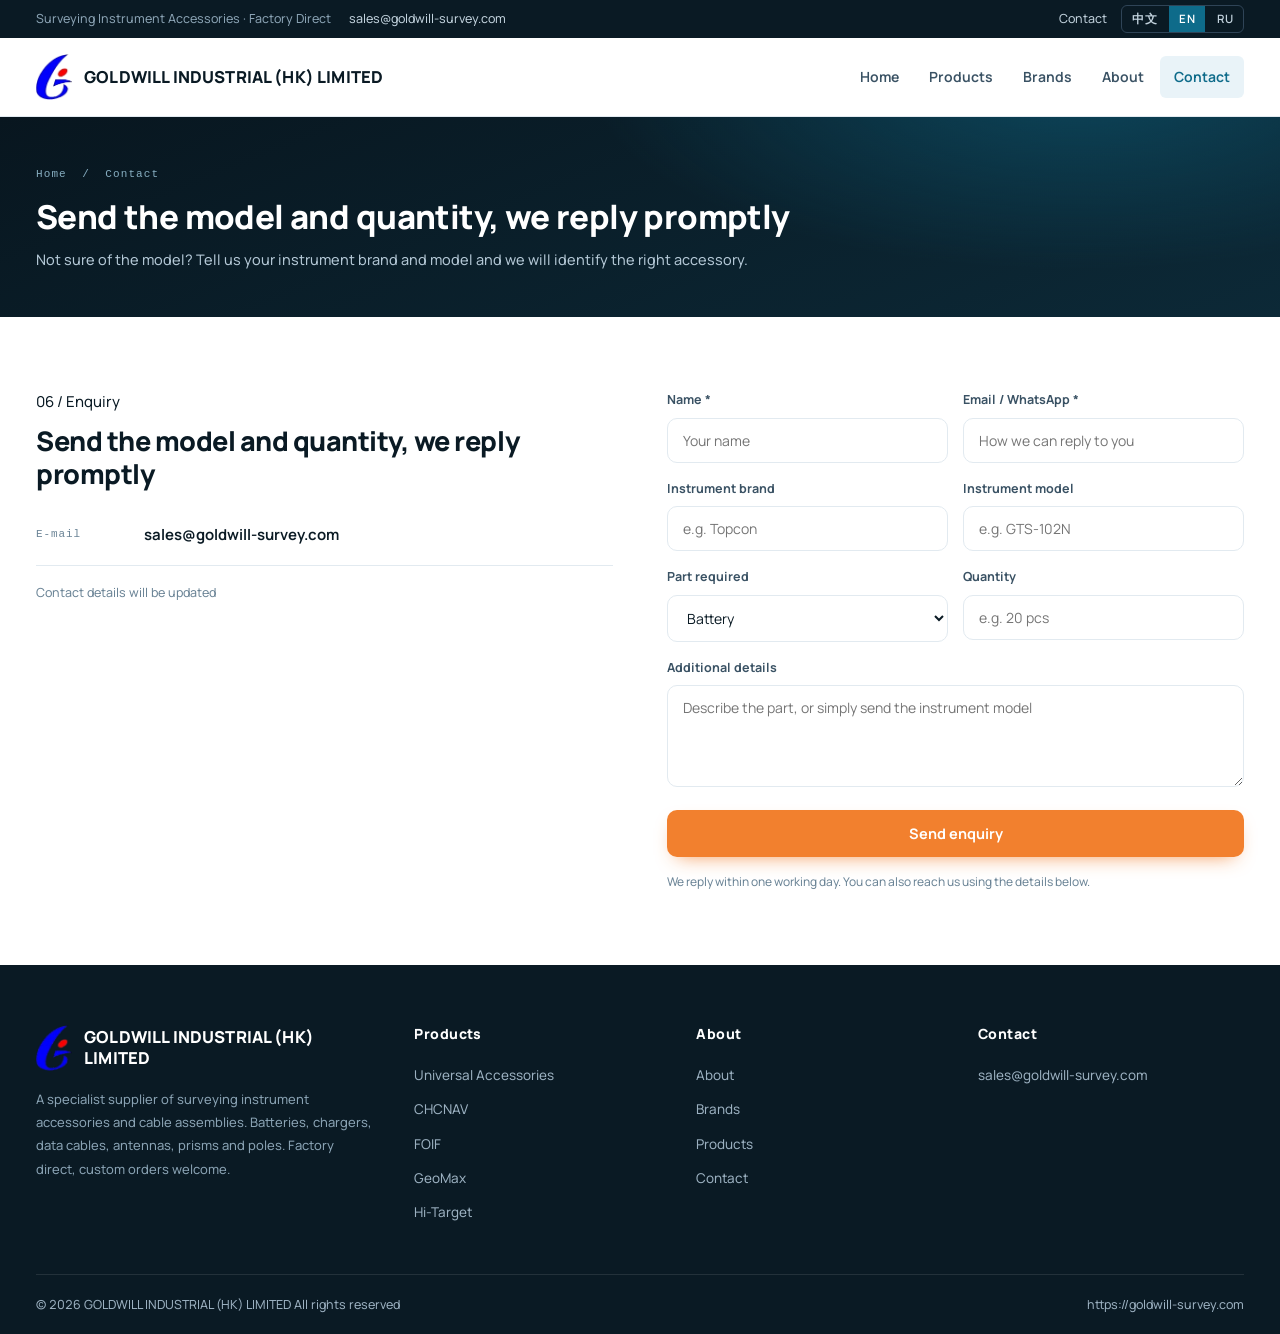
<file: en/contact.html>
<!DOCTYPE html><html lang="en" dir="ltr"><head><meta charset="UTF-8"><meta name="viewport" content="width=device-width,initial-scale=1"><title>Contact us</title><meta name="description" content="Batteries, chargers, data cables, antennas, prisms and poles for Leica, Trimble, Topcon, Sokkia, Nikon, GeoMax and 23 brands in total. Custom orders welcome."><link rel="alternate" hreflang="zh-CN" href="https://goldwill-survey.com/contact.html"><link rel="alternate" hreflang="en" href="https://goldwill-survey.com/en/contact.html"><link rel="alternate" hreflang="ru" href="https://goldwill-survey.com/ru/contact.html"><link rel="canonical" href="https://goldwill-survey.com/en/contact.html"><link rel="stylesheet" href="../assets/css/style.css"><meta name="theme-color" content="#0a1a24"><meta property="og:site_name" content="GOLDWILL"><meta property="og:type" content="website"><meta property="og:title" content="Contact us"><meta property="og:description" content="Batteries, chargers, data cables, antennas, prisms and poles for Leica, Trimble, Topcon, Sokkia, Nikon, GeoMax and 23 brands in total. Custom orders welcome."><meta property="og:image" content="https://goldwill-survey.com/assets/img/products/1591298.jpg"><meta property="og:image:width" content="800"><meta property="og:image:height" content="600"><meta name="twitter:card" content="summary_large_image"></head><body><div class="topbar"><div class="wrap"><div class="tb-l"><span class="tag">Surveying Instrument Accessories · Factory Direct</span><span>sales@goldwill-survey.com</span></div><div class="tb-r"><span>Contact</span><span class="lang"><a href="../contact.html">中文</a><a href="../en/contact.html" class="on">EN</a><a href="../ru/contact.html">RU</a></span></div></div></div><header class="head"><div class="wrap"><a class="logo" href="../en/index.html"><img class="mark" src="../assets/img/logo-mark.png" alt="GOLDWILL" width="76" height="97"><span class="txt"><b>GOLDWILL INDUSTRIAL (HK) LIMITED</b></span></a><nav class="nav" id="nav"><a href="../en/index.html">Home</a><a href="../en/products.html">Products</a><a href="../en/brands.html">Brands</a><a href="../en/about.html">About</a><a href="../en/contact.html" class="on">Contact</a></nav><button class="burger" id="burger" aria-label="menu">&#9776;</button></div></header><section class="page-hd"><div class="wrap"><div class="crumbs">Home &nbsp;/&nbsp; Contact</div><h1>Send the model and quantity, we reply promptly</h1><p>Not sure of the model? Tell us your instrument brand and model and we will identify the right accessory.</p></div></section><section class="sec"><div class="wrap"><div class="inq"><div><span class="no">06 / Enquiry</span><h2 style="font-size:clamp(19px,2.2vw,27px);margin:10px 0 14px">Send the model and quantity, we reply promptly</h2><ul class="contact-list"><li><span class="k">E-mail</span><span class="v">sales@goldwill-survey.com</span></li></ul><p style="margin-top:16px;color:var(--muted);font-size:12.5px">Contact details will be updated</p></div><form class="frm" method="post" action="mailto:sales@goldwill-survey.com" data-mail="sales@goldwill-survey.com"><div class="row2"><div><label>Name *</label><input type="text" name="name" placeholder="Your name" required></div><div><label>Email / WhatsApp *</label><input type="text" name="contact" placeholder="How we can reply to you" required></div></div><div class="row2"><div><label>Instrument brand</label><input type="text" name="brand" placeholder="e.g. Topcon"></div><div><label>Instrument model</label><input type="text" name="model" placeholder="e.g. GTS-102N"></div></div><div class="row2"><div><label>Part required</label><select name="part"><option>Battery</option><option>Charger</option><option>Data cable / Cable</option><option>Antenna / Radio</option><option>Prism / Tribrach / Target</option><option>Case / Pole / Bracket</option><option>Other / not sure</option></select></div><div><label>Quantity</label><input type="text" name="qty" placeholder="e.g. 20 pcs"></div></div><div><label>Additional details</label><textarea name="note" rows="4" placeholder="Describe the part, or simply send the instrument model"></textarea></div><button class="btn btn-p" type="submit" style="width:100%">Send enquiry</button><p class="note">We reply within one working day. You can also reach us using the details below.</p></form></div></div></section><footer class="foot"><div class="wrap"><div class="cols"><div><a class="logo" href="../en/index.html"><img class="mark" src="../assets/img/logo-mark.png" alt="GOLDWILL" width="76" height="97"><span class="txt"><b>GOLDWILL INDUSTRIAL (HK) LIMITED</b></span></a><p class="desc">A specialist supplier of surveying instrument accessories and cable assemblies. Batteries, chargers, data cables, antennas, prisms and poles. Factory direct, custom orders welcome.</p></div><div><h4>Products</h4><ul><li><a href="../en/products.html#universal-accessories">Universal Accessories</a></li><li><a href="../en/products.html#chcnav">CHCNAV</a></li><li><a href="../en/products.html#foif">FOIF</a></li><li><a href="../en/products.html#geomax">GeoMax</a></li><li><a href="../en/products.html#hi-target">Hi-Target</a></li></ul></div><div><h4>About</h4><ul><li><a href="../en/about.html">About</a></li><li><a href="../en/brands.html">Brands</a></li><li><a href="../en/products.html">Products</a></li><li><a href="../en/contact.html">Contact</a></li></ul></div><div><h4>Contact</h4><ul><li>sales@goldwill-survey.com</li></ul></div></div><div class="bottom"><span>&copy; 2026 GOLDWILL INDUSTRIAL (HK) LIMITED&nbsp;All rights reserved</span><span>https://goldwill-survey.com</span></div></div></footer><div class="lb" id="lb" hidden role="dialog" aria-modal="true" aria-label="Details"><button class="lb-x" type="button" data-lb="close" aria-label="Close">&times;</button><button class="lb-pv" type="button" data-lb="prev" aria-label="Previous">&#8249;</button><button class="lb-nx" type="button" data-lb="next" aria-label="Next">&#8250;</button><figure><div class="shot"><img id="lb-img" alt=""></div><figcaption><span class="mdl" id="lb-mdl"></span><h4 id="lb-name"></h4><p class="br" id="lb-br"></p><span class="idx" id="lb-idx"></span><div class="spec" id="lb-spec" hidden></div><div class="cta"><a class="btn btn-p" id="lb-go" href="../en/contact.html">Enquire</a></div></figcaption></figure></div><script>window.__SPEC={"url":"../assets/data/specs-en.json","dir":"../assets/img/detail/","head":"Specifications","note":"Manufacturer's notes","load":"Loading…"};</script><script>
(function(){var b=document.getElementById('burger');
if(b)b.addEventListener('click',function(){document.getElementById('nav').classList.toggle('open');});
var q=document.getElementById('q');if(!q)return;
var cards=[].slice.call(document.querySelectorAll('.pcard')),
groups=[].slice.call(document.querySelectorAll('.bgroup')),
btns=[].slice.call(document.querySelectorAll('.chips button')),cur='',
cn=document.querySelector('.toolbar .count'),
tpl=cn?(cn.dataset.tpl||''):'',orig=cn?cn.textContent:'';
function apply(){var v=q.value.trim().toLowerCase(),n=0;
cards.forEach(function(c){var ok=(!cur||c.dataset.b===cur)&&(!v||c.dataset.k.indexOf(v)>-1);
c.classList.toggle('hide',!ok);if(ok)n++;});
groups.forEach(function(g){g.style.display=g.querySelectorAll('.pcard:not(.hide)').length?'':'none';});
if(cn)cn.textContent=(!cur&&!v)?orig:tpl.replace('{n}',n);}
btns.forEach(function(b){b.addEventListener('click',function(){
btns.forEach(function(x){x.classList.remove('on')});b.classList.add('on');
cur=b.dataset.b;apply();});});
q.addEventListener('input',apply);})();
var fm=document.querySelector('form.frm[data-mail]');
if(fm)fm.addEventListener('submit',function(e){
e.preventDefault();
function lab(el){var d=el.parentNode,l=d?d.querySelector('label'):null;
return l?l.textContent.split('*').join('').trim():el.name;}
var lines=[];[].forEach.call(fm.querySelectorAll('input,select,textarea'),function(el){
var v=(el.value||'').trim();if(v)lines.push(lab(el)+': '+v);});
var h=document.querySelector('h1'),sub=(h?h.textContent:'Enquiry')+(lines[0]?' - '+lines[0]:'');
location.href='mailto:'+fm.getAttribute('data-mail')+'?subject='+encodeURIComponent(sub)+
'&body='+encodeURIComponent(lines.join('\n'));});
/* ---- quick view: one dialog reused by every card on the page ---- */
(function(){var lb=document.getElementById('lb');if(!lb)return;
var img=document.getElementById('lb-img'),nm=document.getElementById('lb-name'),
md=document.getElementById('lb-mdl'),br=document.getElementById('lb-br'),
ix=document.getElementById('lb-idx'),go=document.getElementById('lb-go'),pos=0,
sbox=document.getElementById('lb-spec'),scache=null,spend=null;
function esc(s){return String(s).replace(/[&<>"]/g,function(c){
return c==='&'?'&amp;':c==='<'?'&lt;':c==='>'?'&gt;':'&quot;';});}
/* the spec payload is one shared file, fetched only on first use */
function loadspec(cb){if(scache){cb(scache);return;}
if(spend){spend.push(cb);return;}spend=[cb];
var cfg=window.__SPEC||{url:'',load:''};
fetch(cfg.url).then(function(r){return r.json()}).then(function(j){
scache=j;var q=spend;spend=null;q.forEach(function(f){f(j)});}).
catch(function(){scache={};var q=spend;spend=null;q.forEach(function(f){f(scache)});});}
function spec(b){if(!sbox)return;
sbox.hidden=true;sbox.innerHTML='';lb.classList.remove('has-spec');
if(!b.getAttribute('data-spec'))return;
var pid=b.getAttribute('data-pid'),cfg=window.__SPEC||{};
/* set before the fetch so the dialog takes its definite height in one step
   instead of jumping once the payload lands */
lb.classList.add('has-spec');
sbox.innerHTML='<p class="ld">'+esc(cfg.load||'')+'</p>';sbox.hidden=false;
loadspec(function(j){var e=j&&j[pid];
if(!e){sbox.hidden=true;sbox.innerHTML='';lb.classList.remove('has-spec');return;}
var h='',k;
if(e.r&&e.r.length){h+='<h5>'+esc(cfg.head||'')+'</h5><dl>';
for(k=0;k<e.r.length;k++){h+='<dt>'+esc(e.r[k][0])+'</dt><dd>'+esc(e.r[k][1])+'</dd>';}
h+='</dl>';}
if(e.n&&e.n.length){h+='<div class="nt"><h5>'+esc(cfg.note||'')+'</h5>';
for(k=0;k<e.n.length;k++){var t=e.n[k];
h+=(t[0]==='h')?'<h6>'+esc(t[1])+'</h6>':'<p>'+esc(t[1])+'</p>';}
h+='</div>';}
/* extra manufacturer photographs for this product, when they exist */
if(e.d&&e.d.length){h+='<div class="dg">';
for(k=0;k<e.d.length;k++){
h+='<img class="di" loading="lazy" decoding="async" alt="" src="'+esc(cfg.dir||'')+esc(e.d[k])+'">';}
h+='</div>';}
sbox.innerHTML=h;sbox.hidden=!h;});}
function vis(){return [].slice.call(document.querySelectorAll('.pcard')).
filter(function(c){return !c.classList.contains('hide')});}
function open(i){var cs=vis();if(!cs.length)return;pos=(i+cs.length)%cs.length;
var b=cs[pos].querySelector('.ph');if(!b)return;
img.src=b.getAttribute('data-src');img.alt=b.getAttribute('data-name')||'';
var m=b.getAttribute('data-mdl');md.textContent=m||'';md.style.display=m?'':'none';
nm.textContent=b.getAttribute('data-name')||'';
br.textContent=b.getAttribute('data-br')||'';
ix.textContent=(pos+1)+' / '+cs.length;
go.href=b.getAttribute('data-href')||'#';
spec(b);
lb.hidden=false;document.documentElement.style.overflow='hidden';}
function close(){lb.hidden=true;img.removeAttribute('src');
document.documentElement.style.overflow='';}
document.addEventListener('click',function(e){
var el=e.target&&e.target.closest?e.target.closest('[data-lb-open]'):null;
if(!el)return;var c=el.closest('.pcard');if(!c)return;e.preventDefault();
open(vis().indexOf(c));});
lb.addEventListener('click',function(e){if(e.target===lb){close();return;}
var d=e.target.getAttribute&&e.target.getAttribute('data-lb');
if(d==='close')close();else if(d==='prev')open(pos-1);else if(d==='next')open(pos+1);});
document.addEventListener('keydown',function(e){if(lb.hidden)return;
if(e.key==='Escape')close();else if(e.key==='ArrowLeft')open(pos-1);
else if(e.key==='ArrowRight')open(pos+1);});})();
/* ---- enquiry form: carry over the model the visitor was looking at ---- */
(function(){var s=location.search;if(!s)return;
var p=new URLSearchParams(s),m=p.get('m'),n=p.get('n');
if(m){var f=document.querySelector('input[name=model]');if(f&&!f.value)f.value=m;}
if(n){var t=document.querySelector('textarea[name=note]');if(t&&!t.value)t.value=n;}})();
</script></body></html>
</file>
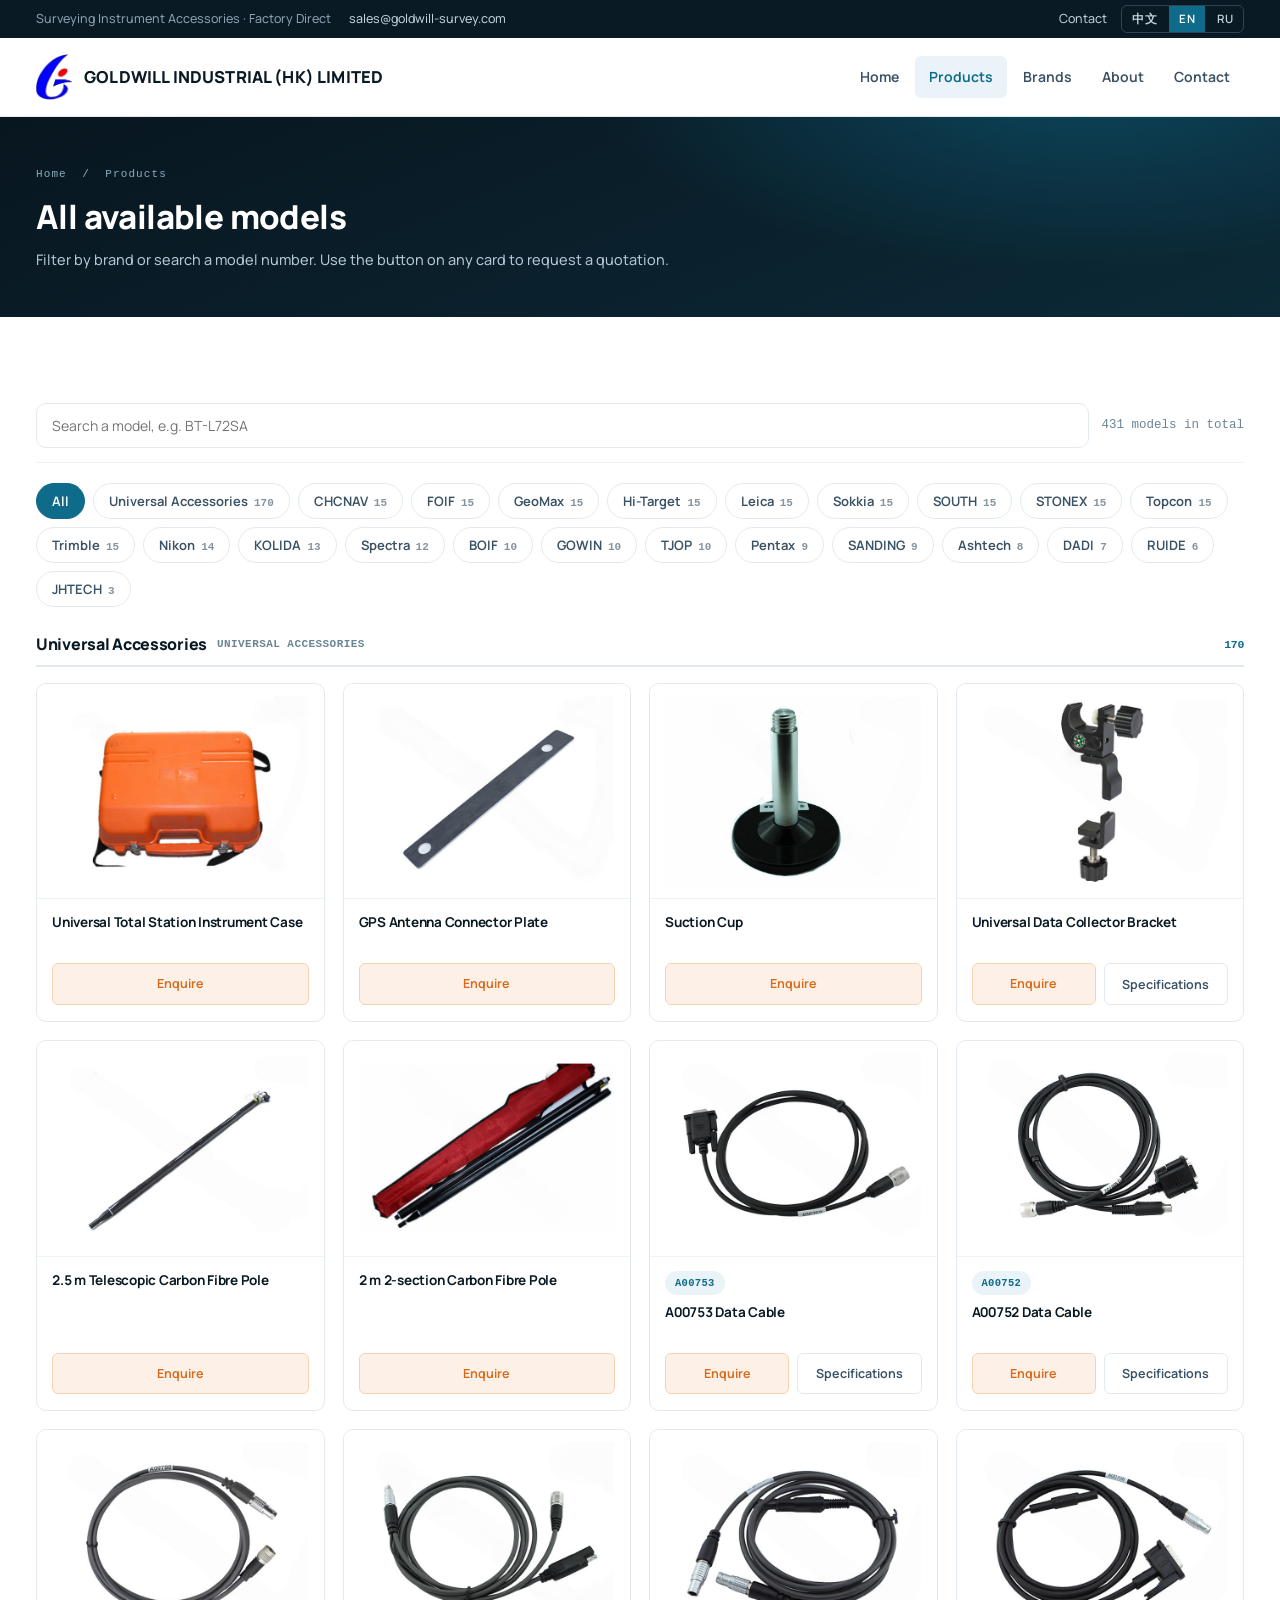
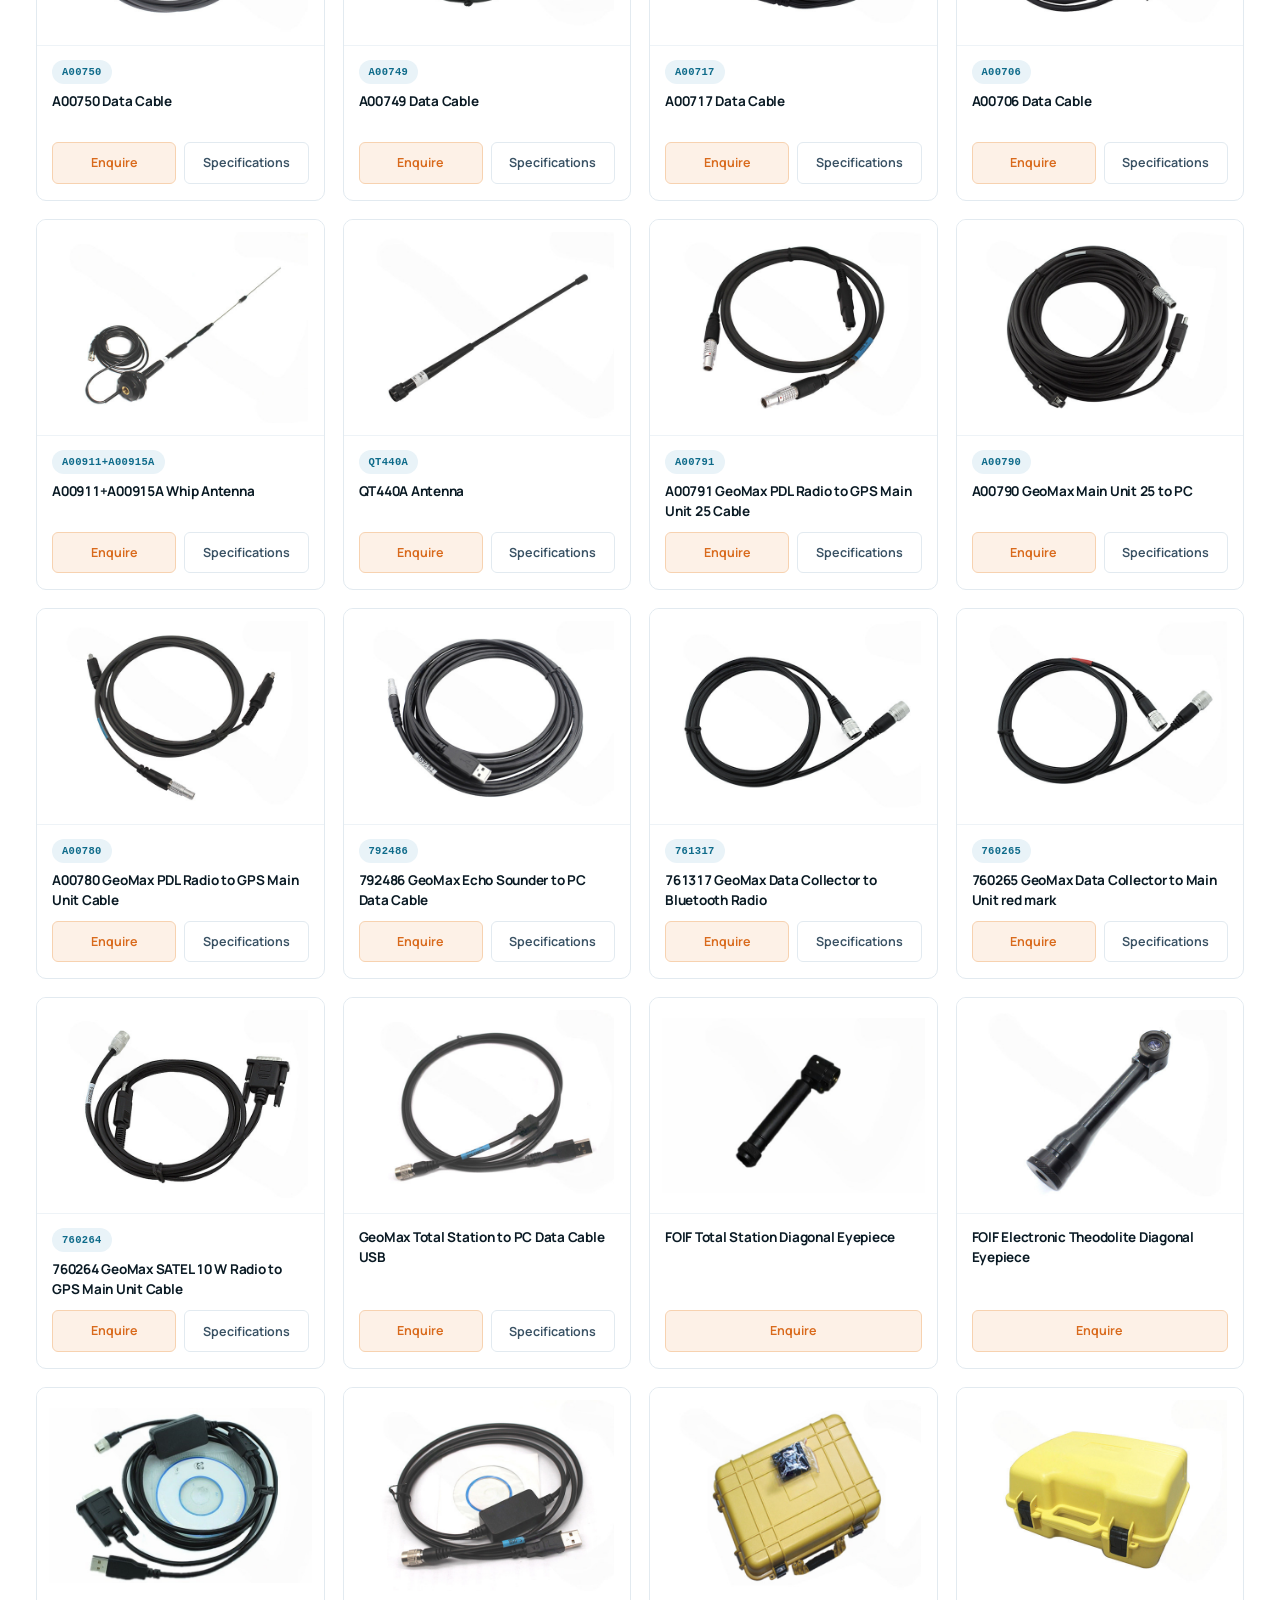
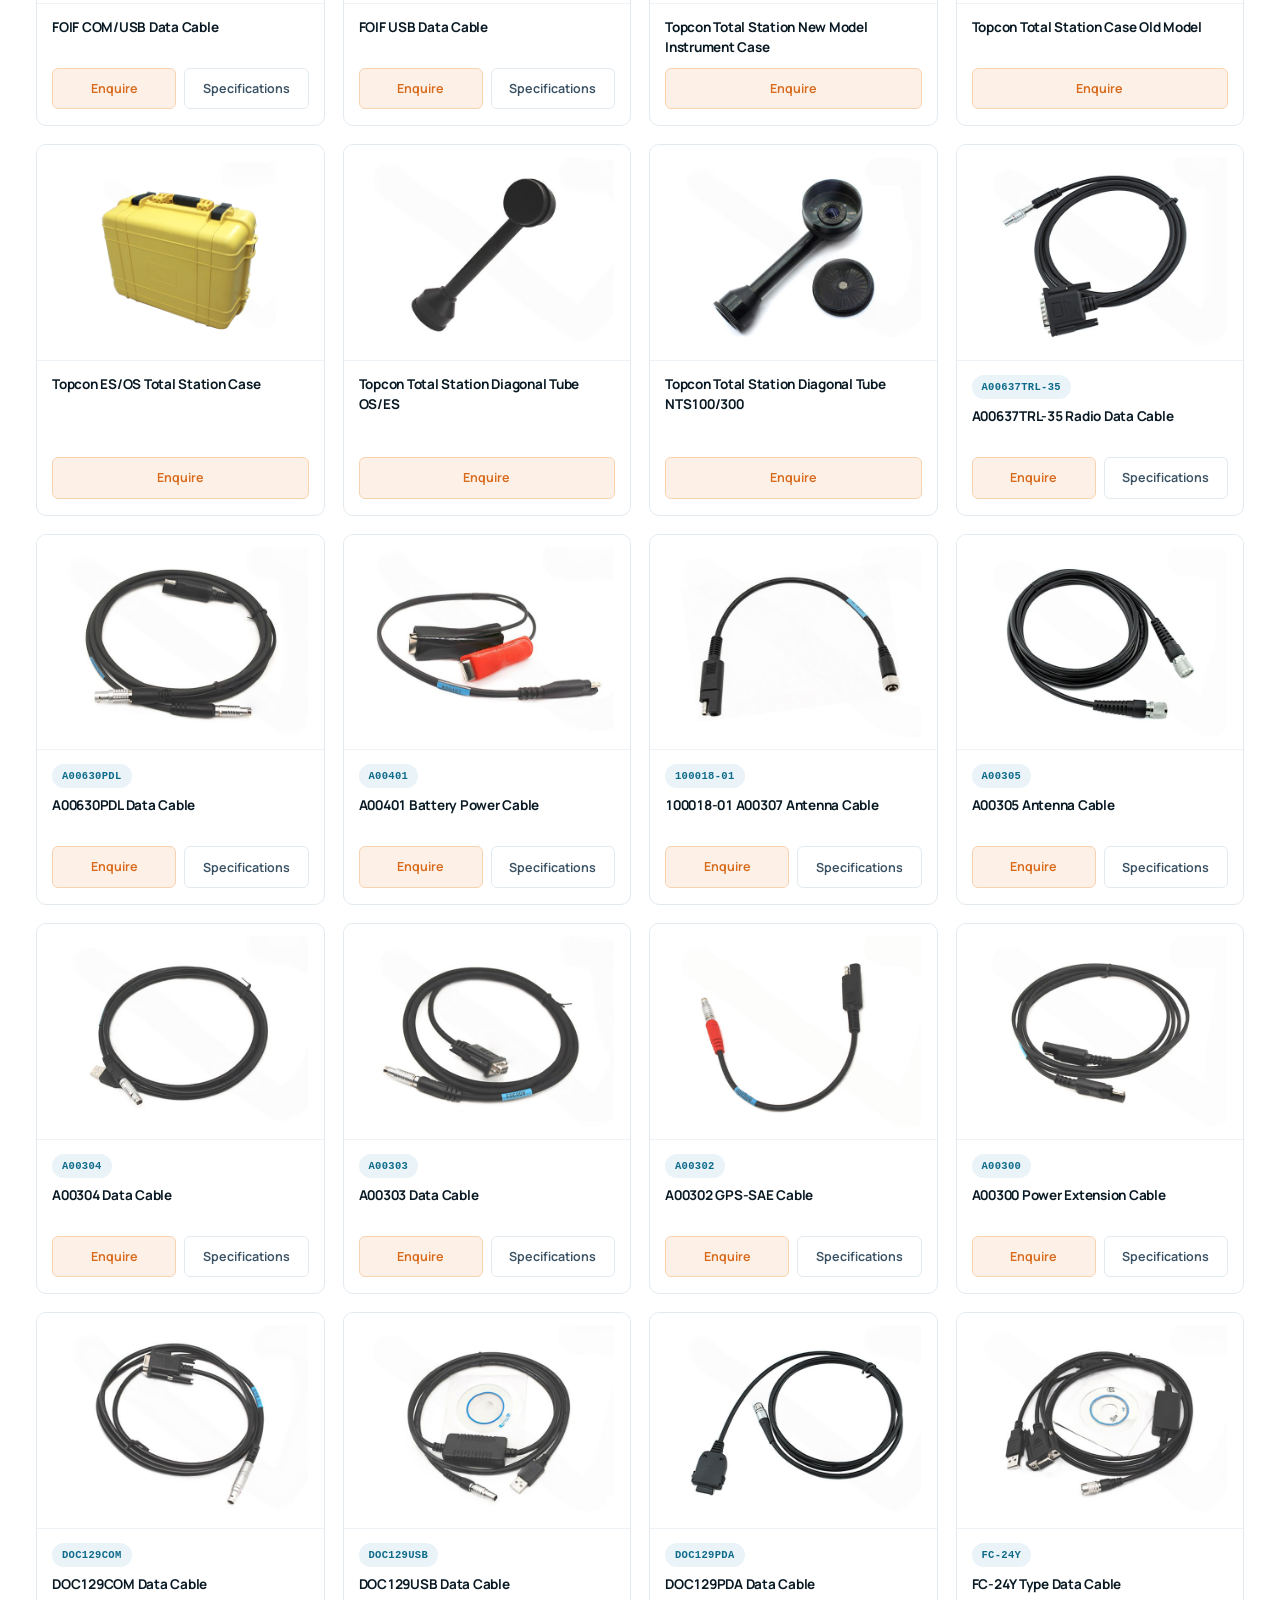
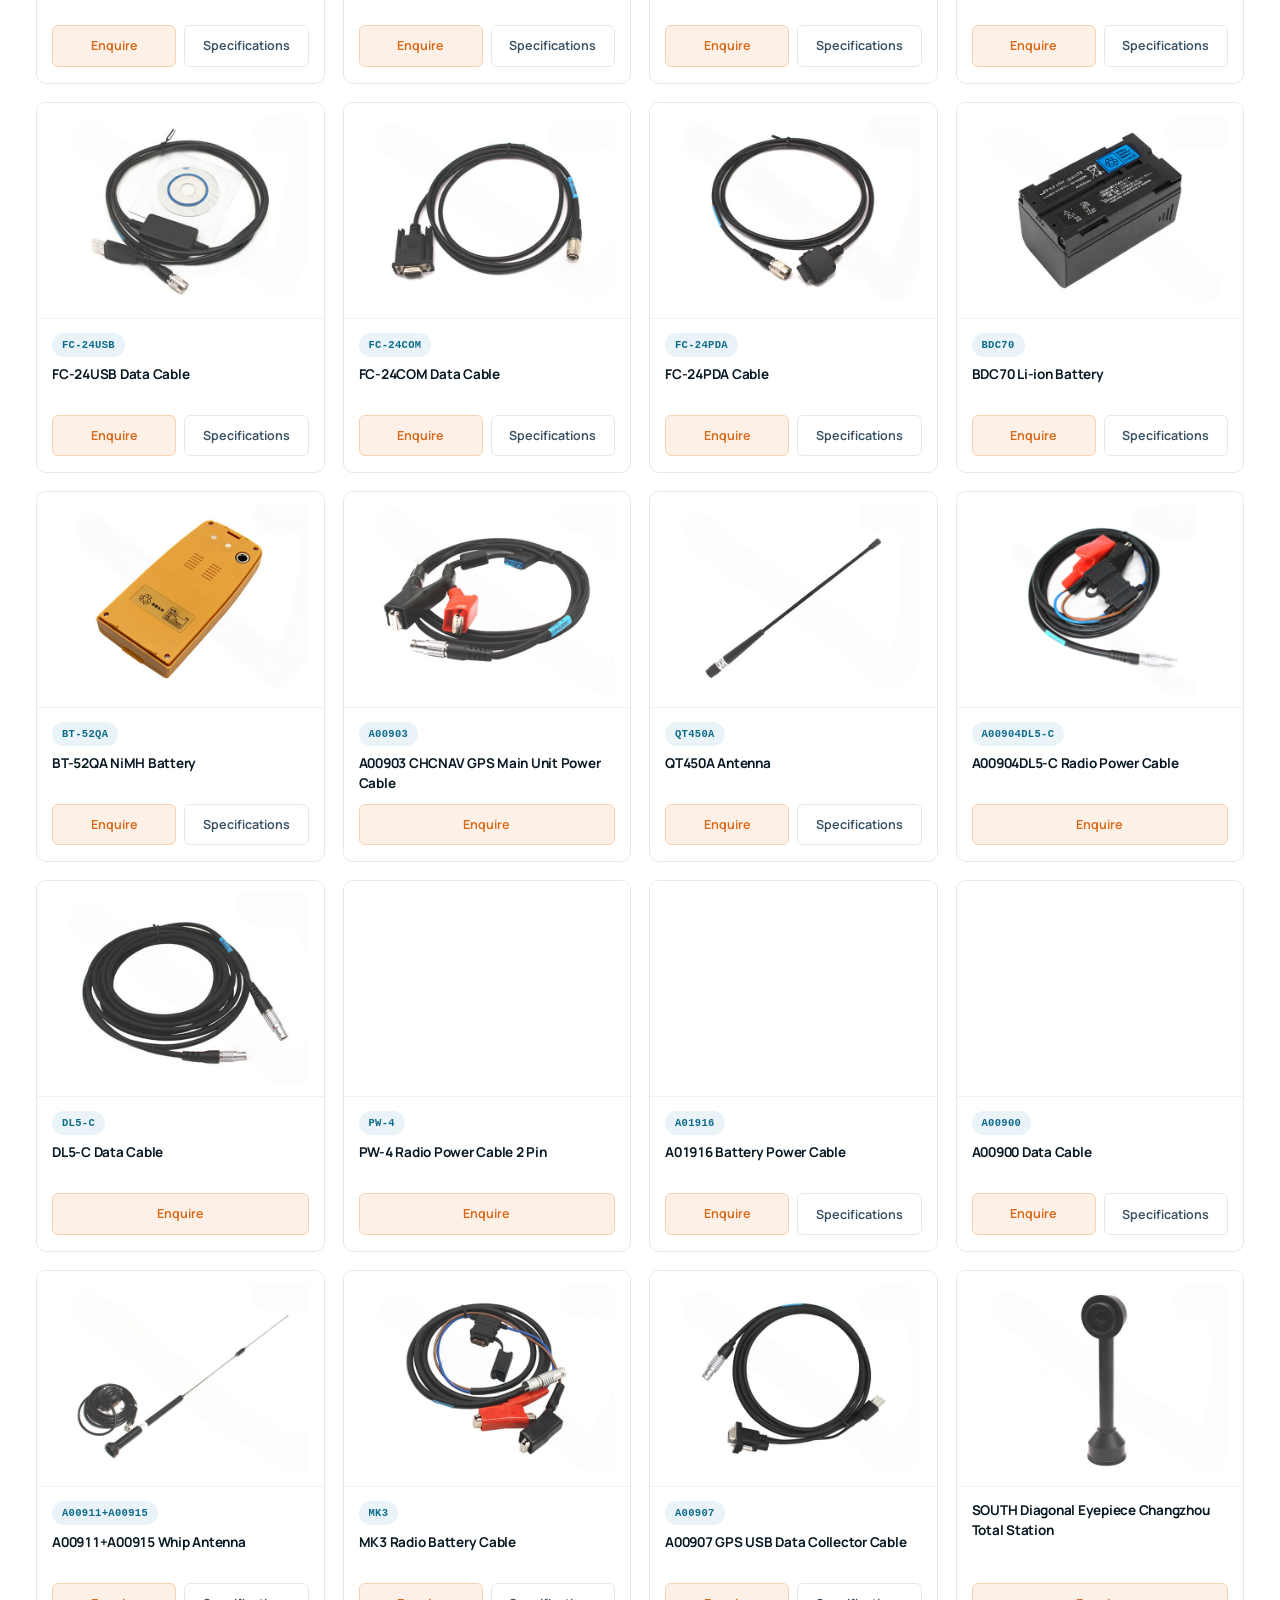
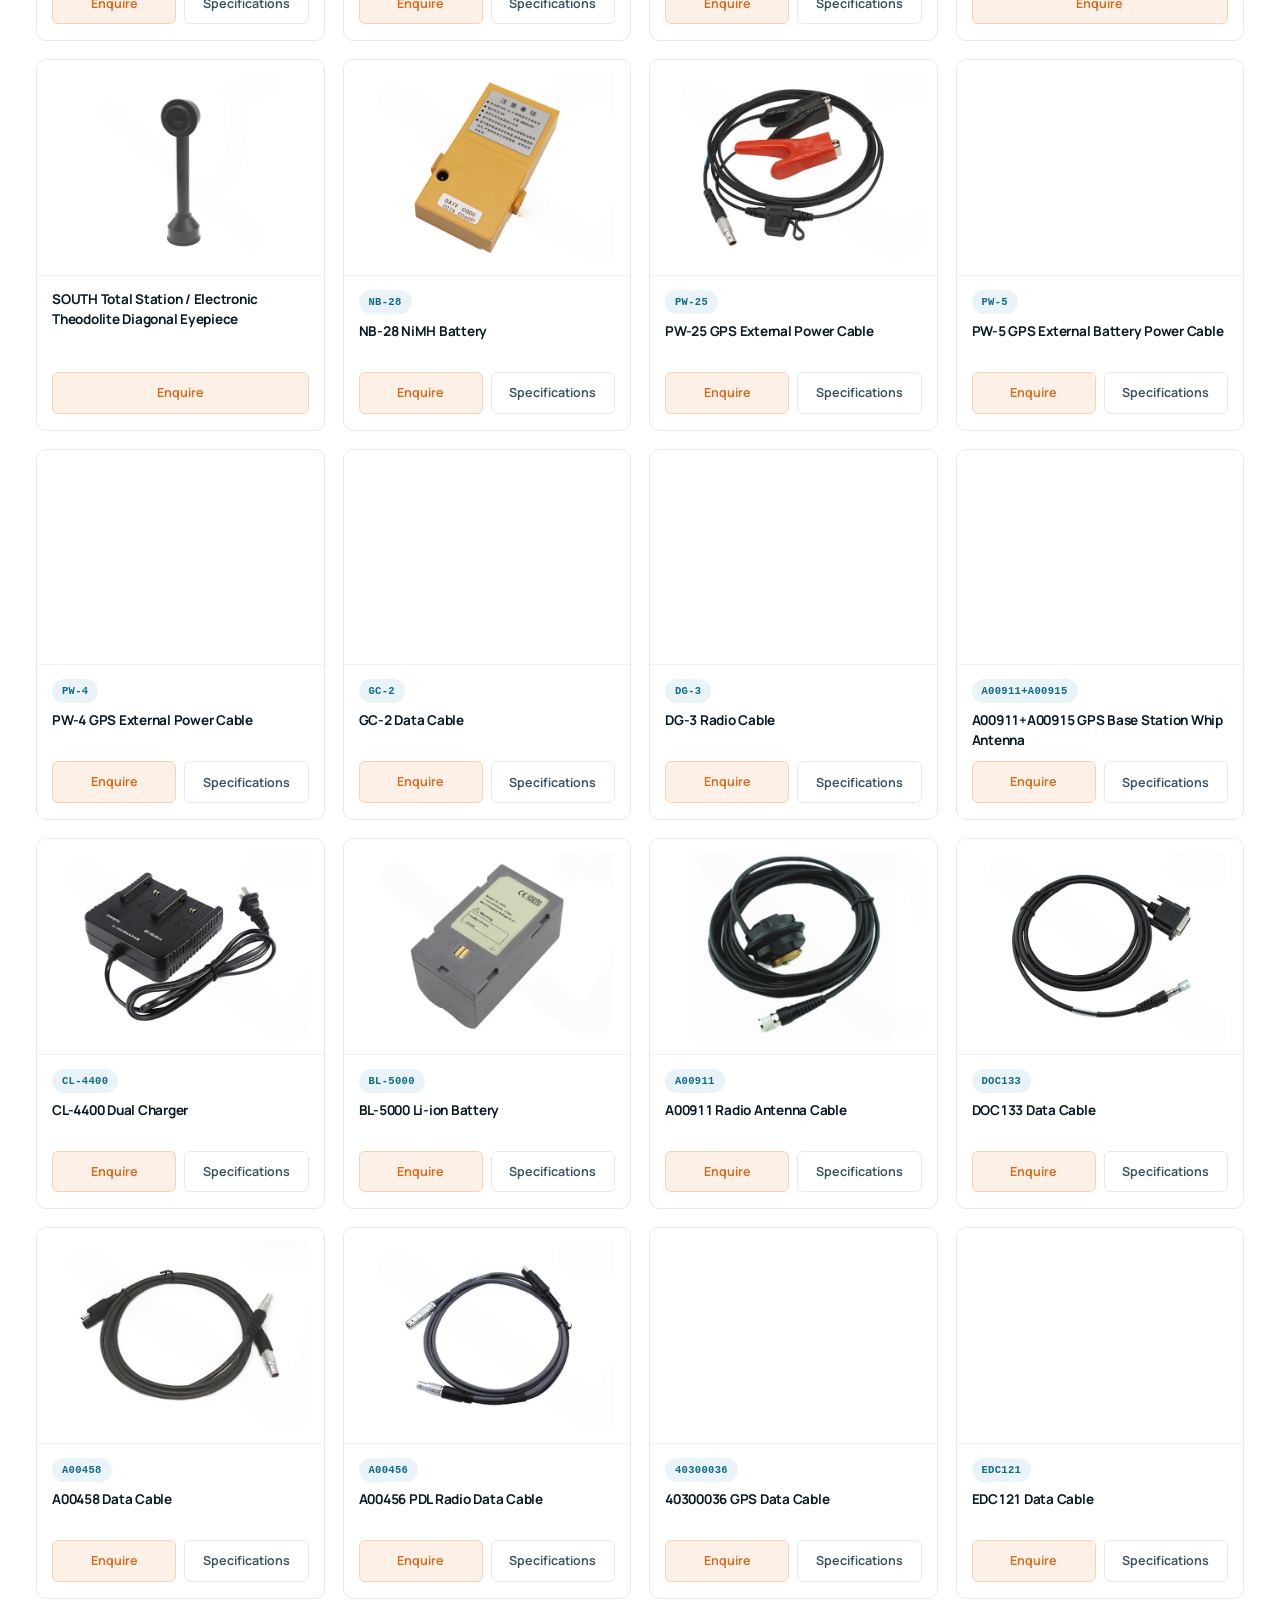
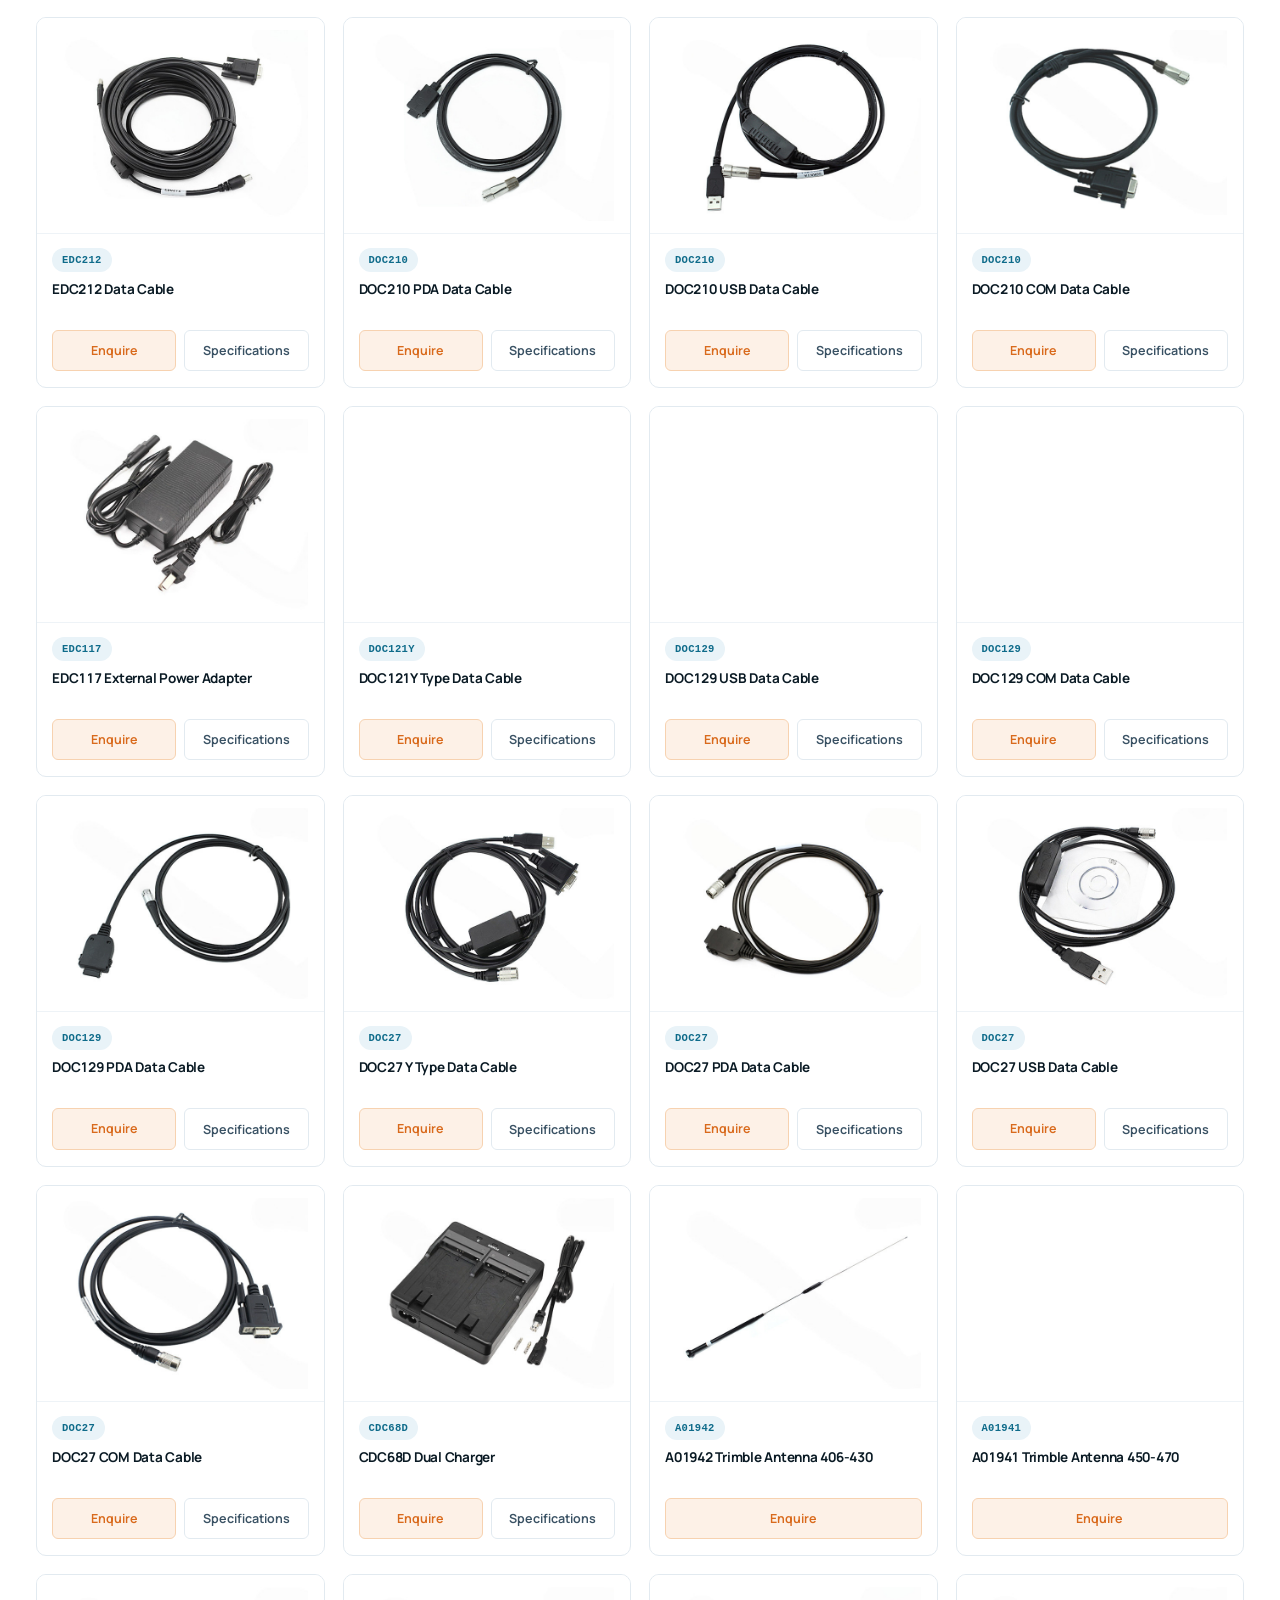
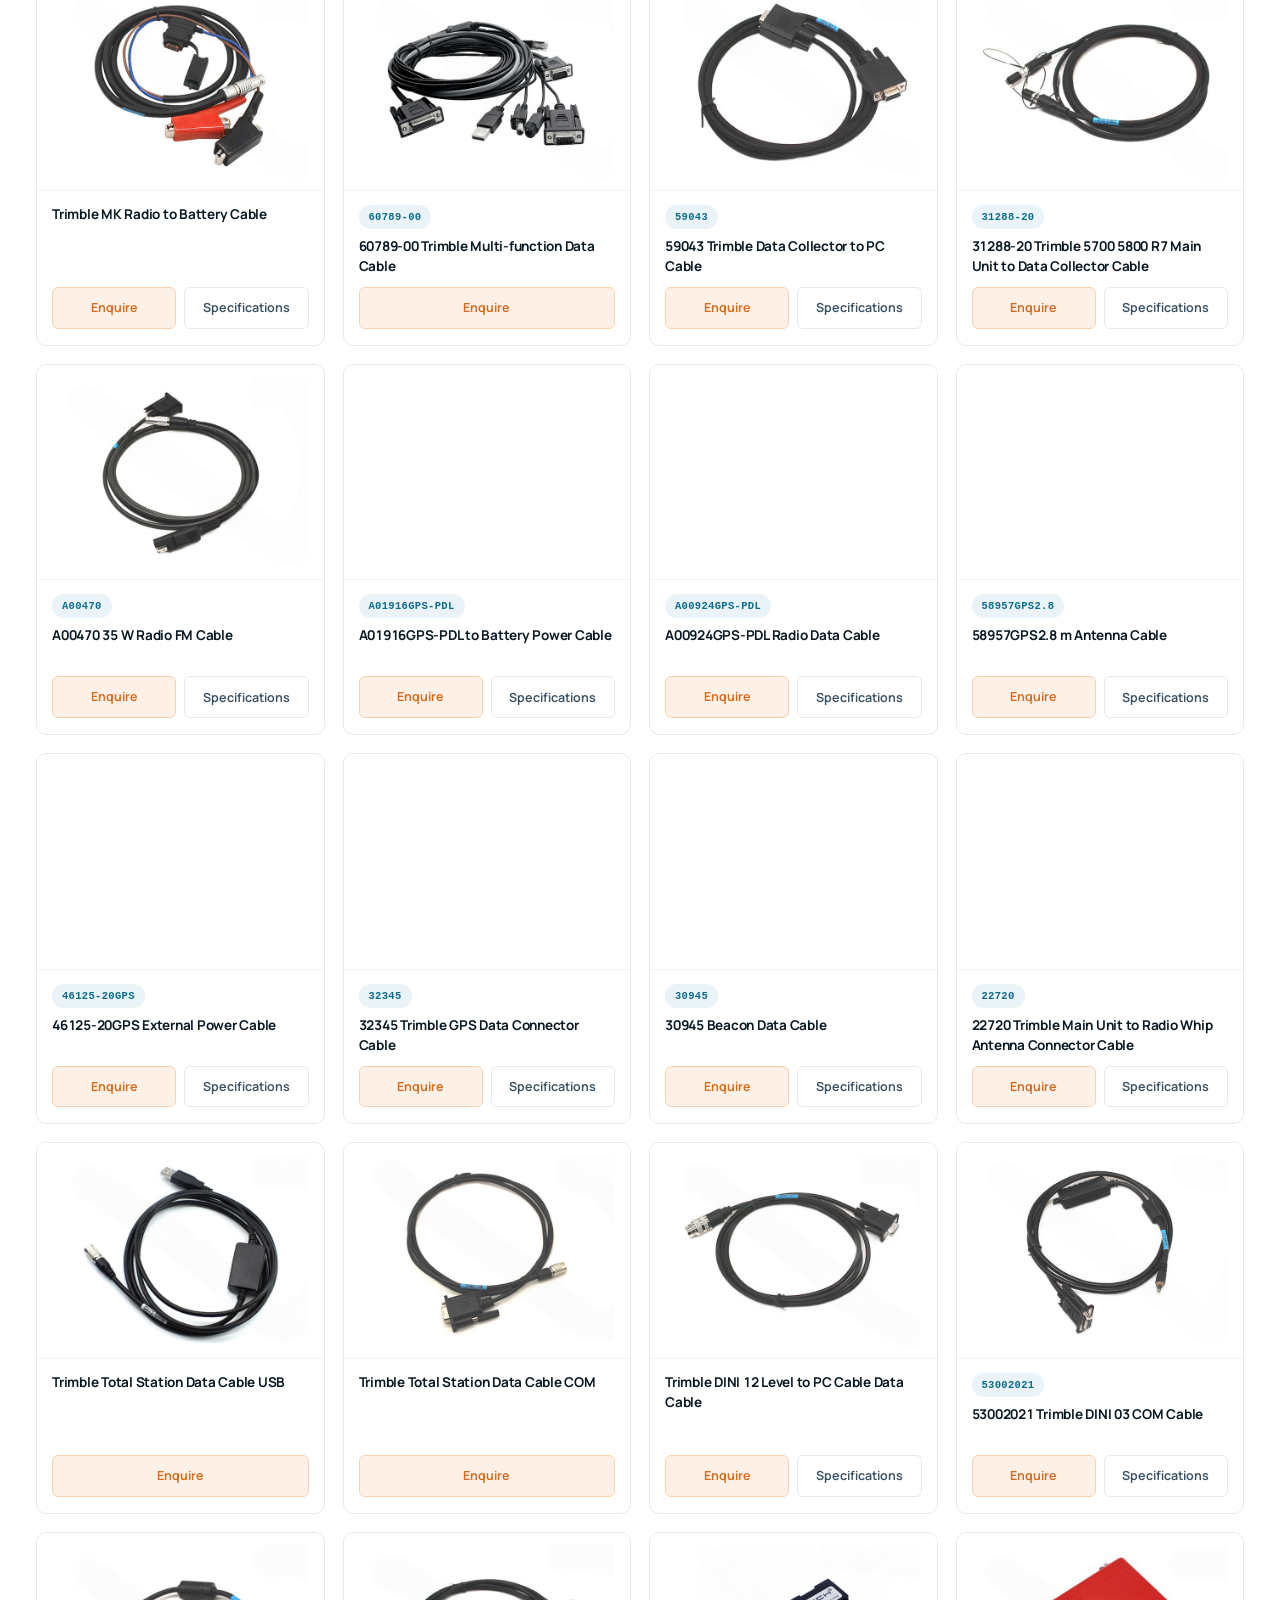
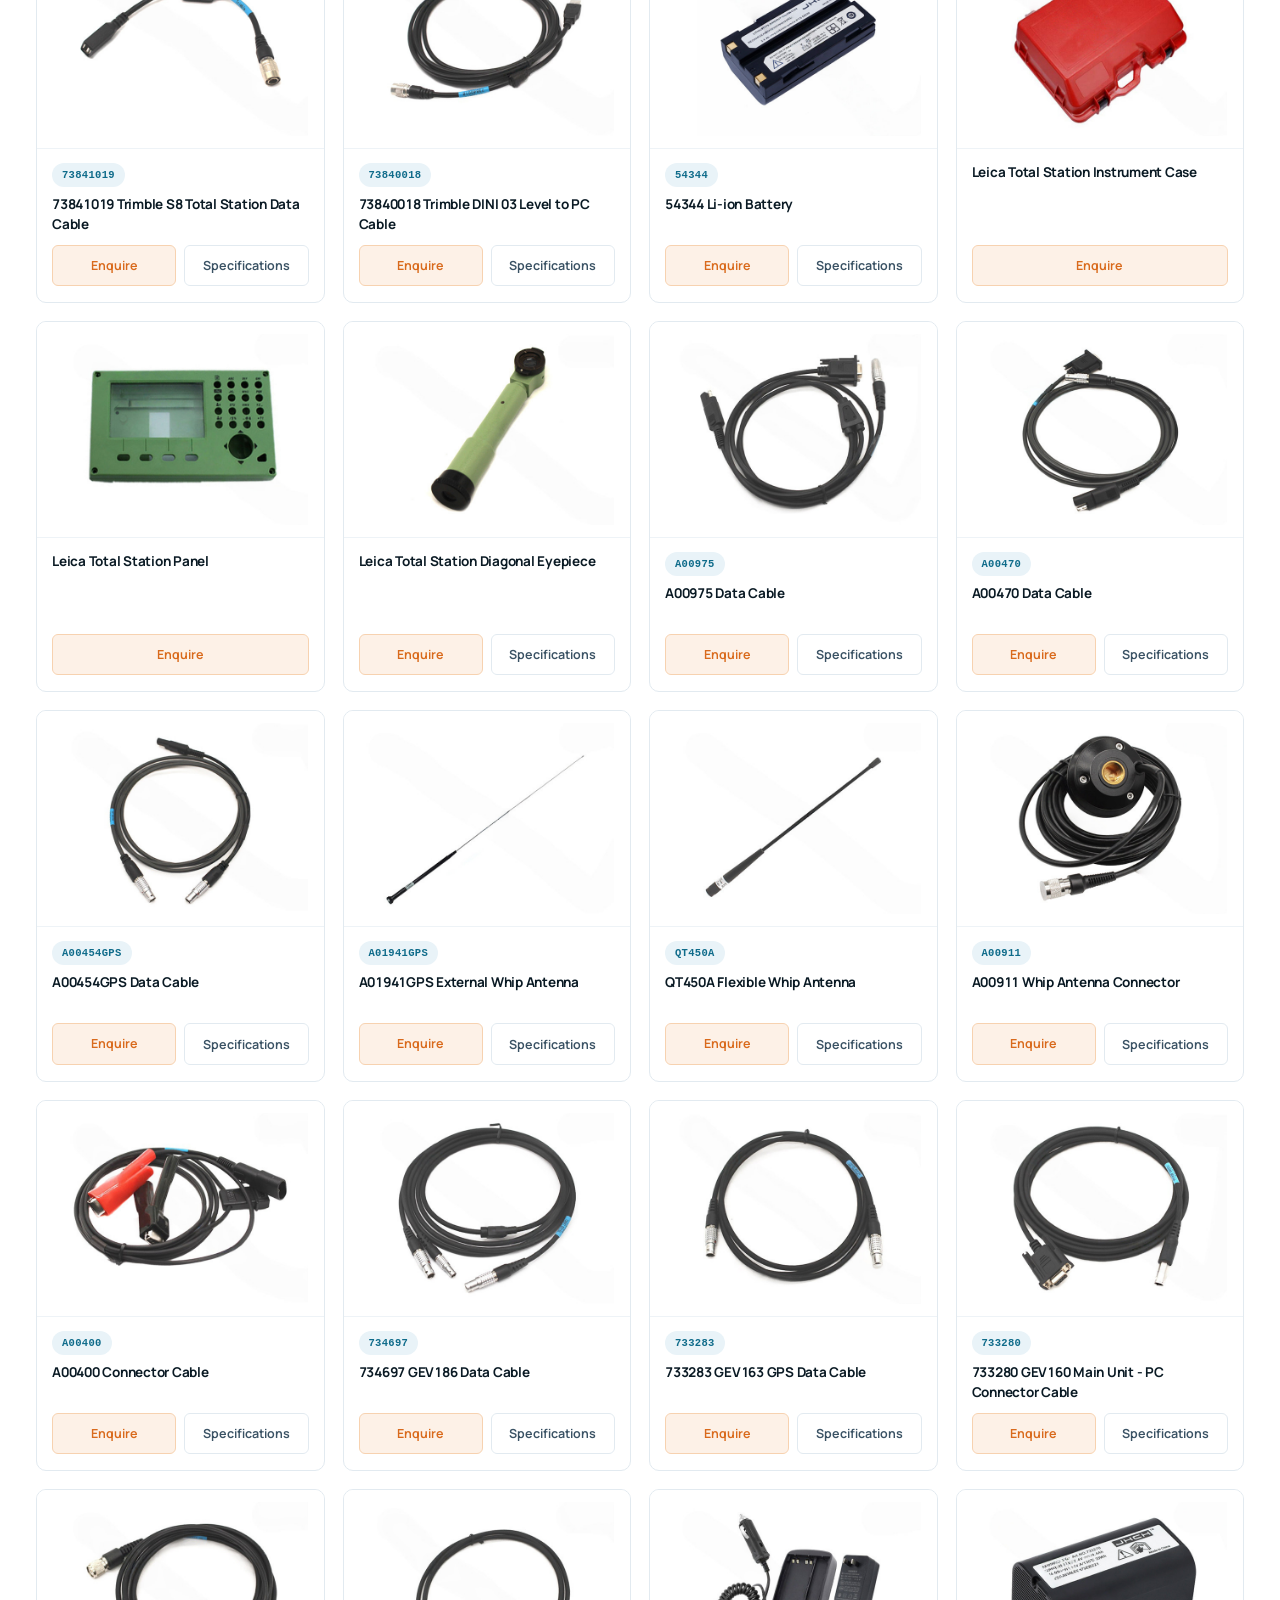
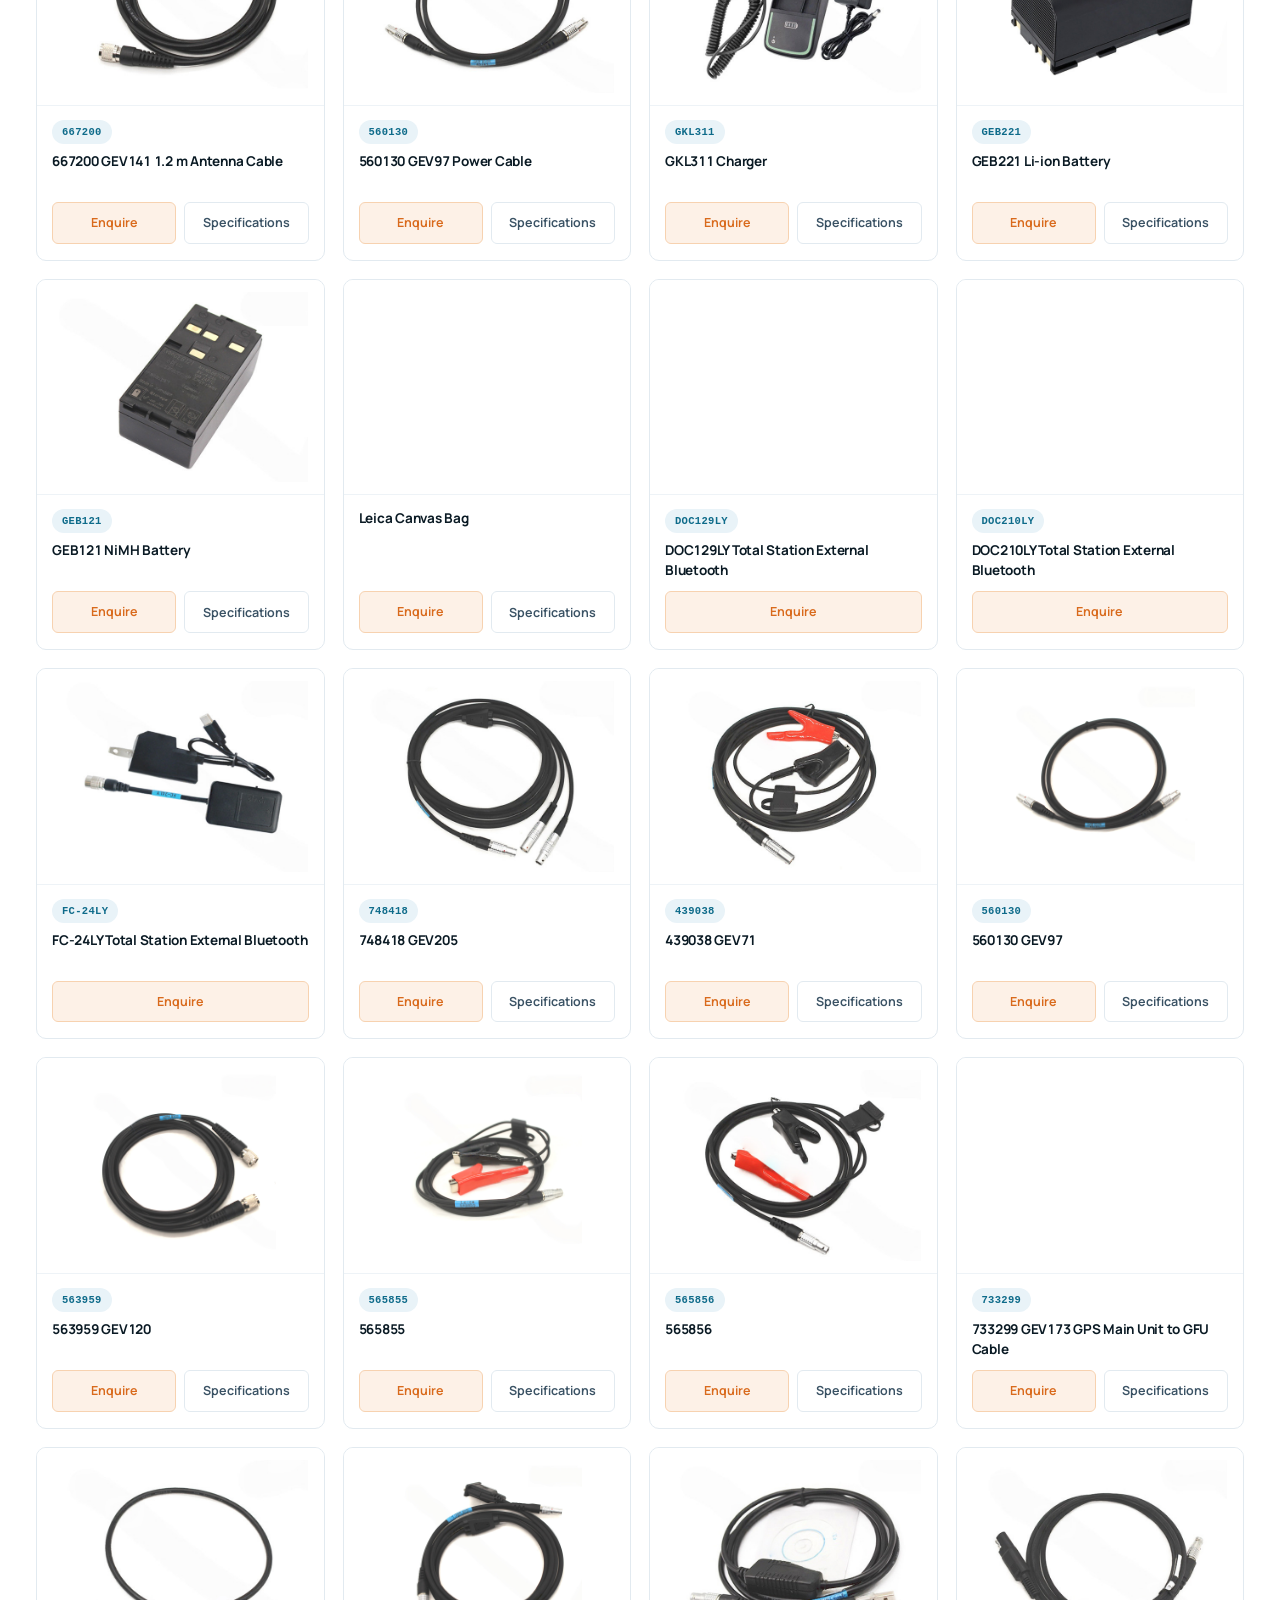
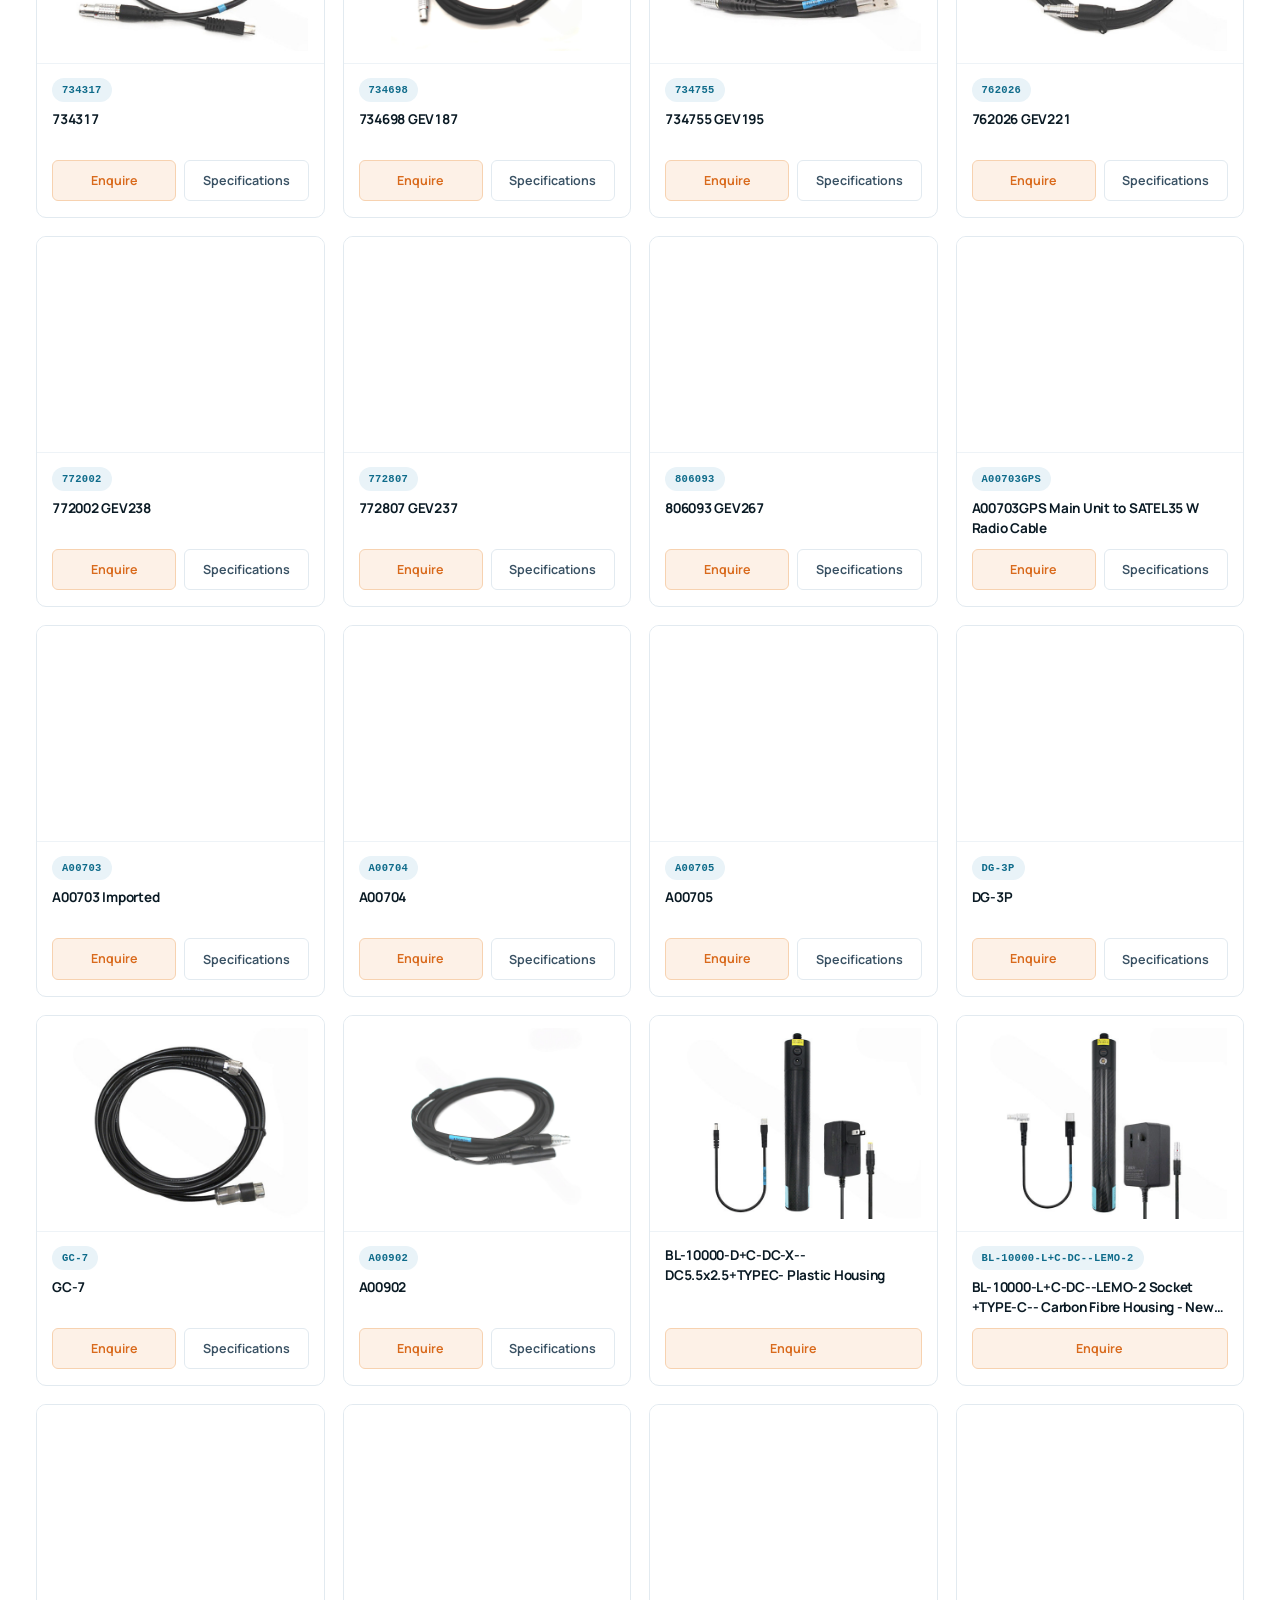
<file: en/products.html>
<!DOCTYPE html><html lang="en" dir="ltr"><head><meta charset="UTF-8"><meta name="viewport" content="width=device-width,initial-scale=1"><title>Products — 431 models available</title><meta name="description" content="Batteries, chargers, data cables, antennas, prisms and poles for Leica, Trimble, Topcon, Sokkia, Nikon, GeoMax and 23 brands in total. Custom orders welcome."><link rel="alternate" hreflang="zh-CN" href="https://goldwill-survey.com/products.html"><link rel="alternate" hreflang="en" href="https://goldwill-survey.com/en/products.html"><link rel="alternate" hreflang="ru" href="https://goldwill-survey.com/ru/products.html"><link rel="canonical" href="https://goldwill-survey.com/en/products.html"><link rel="stylesheet" href="../assets/css/style.css"><meta name="theme-color" content="#0a1a24"><meta property="og:site_name" content="GOLDWILL"><meta property="og:type" content="website"><meta property="og:title" content="Products — 431 models available"><meta property="og:description" content="Batteries, chargers, data cables, antennas, prisms and poles for Leica, Trimble, Topcon, Sokkia, Nikon, GeoMax and 23 brands in total. Custom orders welcome."><meta property="og:image" content="https://goldwill-survey.com/assets/img/products/1591298.jpg"><meta property="og:image:width" content="800"><meta property="og:image:height" content="600"><meta name="twitter:card" content="summary_large_image"></head><body><div class="topbar"><div class="wrap"><div class="tb-l"><span class="tag">Surveying Instrument Accessories · Factory Direct</span><span>sales@goldwill-survey.com</span></div><div class="tb-r"><span>Contact</span><span class="lang"><a href="../products.html">中文</a><a href="../en/products.html" class="on">EN</a><a href="../ru/products.html">RU</a></span></div></div></div><header class="head"><div class="wrap"><a class="logo" href="../en/index.html"><img class="mark" src="../assets/img/logo-mark.png" alt="GOLDWILL" width="76" height="97"><span class="txt"><b>GOLDWILL INDUSTRIAL (HK) LIMITED</b></span></a><nav class="nav" id="nav"><a href="../en/index.html">Home</a><a href="../en/products.html" class="on">Products</a><a href="../en/brands.html">Brands</a><a href="../en/about.html">About</a><a href="../en/contact.html">Contact</a></nav><button class="burger" id="burger" aria-label="menu">&#9776;</button></div></header><section class="page-hd"><div class="wrap"><div class="crumbs">Home &nbsp;/&nbsp; Products</div><h1>All available models</h1><p>Filter by brand or search a model number. Use the button on any card to request a quotation.</p></div></section><section class="sec"><div class="wrap"><div class="toolbar"><input id="q" type="search" placeholder="Search a model, e.g. BT-L72SA"><span class="count" data-tpl="Showing {n}">431 models in total</span></div><div class="chips"><button class="on" data-b="">All</button><button data-b="universal-accessories">Universal Accessories <em>170</em></button><button data-b="chcnav">CHCNAV <em>15</em></button><button data-b="foif">FOIF <em>15</em></button><button data-b="geomax">GeoMax <em>15</em></button><button data-b="hi-target">Hi-Target <em>15</em></button><button data-b="leica">Leica <em>15</em></button><button data-b="sokkia">Sokkia <em>15</em></button><button data-b="south">SOUTH <em>15</em></button><button data-b="stonex">STONEX <em>15</em></button><button data-b="topcon">Topcon <em>15</em></button><button data-b="trimble">Trimble <em>15</em></button><button data-b="nikon">Nikon <em>14</em></button><button data-b="kolida">KOLIDA <em>13</em></button><button data-b="spectra">Spectra <em>12</em></button><button data-b="boif">BOIF <em>10</em></button><button data-b="gowin">GOWIN <em>10</em></button><button data-b="tjop">TJOP <em>10</em></button><button data-b="pentax">Pentax <em>9</em></button><button data-b="sanding">SANDING <em>9</em></button><button data-b="ashtech">Ashtech <em>8</em></button><button data-b="dadi">DADI <em>7</em></button><button data-b="ruide">RUIDE <em>6</em></button><button data-b="jhtech">JHTECH <em>3</em></button></div><section class="bgroup" id="universal-accessories"><h3>Universal Accessories <em>UNIVERSAL ACCESSORIES</em><span>170</span></h3><div class="pgrid"><article class="pcard" data-b="universal-accessories" data-k="universal total station instrument case 通用仪器箱 "><button class="ph" type="button" data-lb-open data-pid="1301776" data-src="../assets/img/products/1301776.jpg" data-name="Universal Total Station Instrument Case" data-mdl="" data-br="Universal Accessories" data-href="../en/contact.html?n=Universal%20Total%20Station%20Instrument%20Case"><img src="../assets/img/products/1301776.jpg" alt="Universal Total Station Instrument Case" width="600" height="450" loading="eager" decoding="async"><span class="qv" aria-hidden="true">&#9906;</span><span class="sr">View larger photo</span></button><div class="bd"><h4>Universal Total Station Instrument Case</h4><div class="act"><a class="pri" href="../en/contact.html?n=Universal%20Total%20Station%20Instrument%20Case">Enquire</a></div></div></article><article class="pcard" data-b="universal-accessories" data-k="gps antenna connector plate 连接片，吸盘 "><button class="ph" type="button" data-lb-open data-pid="1301777" data-src="../assets/img/products/1301777.jpg" data-name="GPS Antenna Connector Plate" data-mdl="" data-br="Universal Accessories" data-href="../en/contact.html?n=GPS%20Antenna%20Connector%20Plate"><img src="../assets/img/products/1301777.jpg" alt="GPS Antenna Connector Plate" width="600" height="450" loading="eager" decoding="async"><span class="qv" aria-hidden="true">&#9906;</span><span class="sr">View larger photo</span></button><div class="bd"><h4>GPS Antenna Connector Plate</h4><div class="act"><a class="pri" href="../en/contact.html?n=GPS%20Antenna%20Connector%20Plate">Enquire</a></div></div></article><article class="pcard" data-b="universal-accessories" data-k="suction cup 连接片，吸盘 "><button class="ph" type="button" data-lb-open data-pid="1301778" data-src="../assets/img/products/1301778.jpg" data-name="Suction Cup" data-mdl="" data-br="Universal Accessories" data-href="../en/contact.html?n=Suction%20Cup"><img src="../assets/img/products/1301778.jpg" alt="Suction Cup" width="700" height="525" loading="eager" decoding="async"><span class="qv" aria-hidden="true">&#9906;</span><span class="sr">View larger photo</span></button><div class="bd"><h4>Suction Cup</h4><div class="act"><a class="pri" href="../en/contact.html?n=Suction%20Cup">Enquire</a></div></div></article><article class="pcard" data-b="universal-accessories" data-k="universal data collector bracket 手薄托架 "><button class="ph" type="button" data-lb-open data-pid="1301787" data-spec="1" data-src="../assets/img/products/1301787.jpg" data-name="Universal Data Collector Bracket" data-mdl="" data-br="Universal Accessories" data-href="../en/contact.html?n=Universal%20Data%20Collector%20Bracket"><img src="../assets/img/products/1301787.jpg" alt="Universal Data Collector Bracket" width="600" height="450" loading="eager" decoding="async"><span class="qv" aria-hidden="true">&#9906;</span><span class="sr">View larger photo</span></button><div class="bd"><h4>Universal Data Collector Bracket</h4><div class="act"><a class="pri" href="../en/contact.html?n=Universal%20Data%20Collector%20Bracket">Enquire</a><button type="button" data-lb-open>Specifications</button></div></div></article><article class="pcard" data-b="universal-accessories" data-k="2.5 m telescopic carbon fibre pole 2.5米伸缩碳纤杆 "><button class="ph" type="button" data-lb-open data-pid="1301788" data-src="../assets/img/products/1301788.jpg" data-name="2.5 m Telescopic Carbon Fibre Pole" data-mdl="" data-br="Universal Accessories" data-href="../en/contact.html?n=2.5%20m%20Telescopic%20Carbon%20Fibre%20Pole"><img src="../assets/img/products/1301788.jpg" alt="2.5 m Telescopic Carbon Fibre Pole" width="600" height="450" loading="lazy" decoding="async"><span class="qv" aria-hidden="true">&#9906;</span><span class="sr">View larger photo</span></button><div class="bd"><h4>2.5 m Telescopic Carbon Fibre Pole</h4><div class="act"><a class="pri" href="../en/contact.html?n=2.5%20m%20Telescopic%20Carbon%20Fibre%20Pole">Enquire</a></div></div></article><article class="pcard" data-b="universal-accessories" data-k="2 m 2-section carbon fibre pole 2.5米伸缩碳纤杆 "><button class="ph" type="button" data-lb-open data-pid="1301789" data-src="../assets/img/products/1301789.jpg" data-name="2 m 2-section Carbon Fibre Pole" data-mdl="" data-br="Universal Accessories" data-href="../en/contact.html?n=2%20m%202-section%20Carbon%20Fibre%20Pole"><img src="../assets/img/products/1301789.jpg" alt="2 m 2-section Carbon Fibre Pole" width="600" height="450" loading="lazy" decoding="async"><span class="qv" aria-hidden="true">&#9906;</span><span class="sr">View larger photo</span></button><div class="bd"><h4>2 m 2-section Carbon Fibre Pole</h4><div class="act"><a class="pri" href="../en/contact.html?n=2%20m%202-section%20Carbon%20Fibre%20Pole">Enquire</a></div></div></article><article class="pcard" data-b="universal-accessories" data-k="a00753 data cable gps数据线 a00753"><button class="ph" type="button" data-lb-open data-pid="1302201" data-spec="1" data-src="../assets/img/products/1302201.jpg" data-name="A00753 Data Cable" data-mdl="A00753" data-br="Universal Accessories" data-href="../en/contact.html?m=A00753&amp;n=A00753%20Data%20Cable"><img src="../assets/img/products/1302201.jpg" alt="A00753 Data Cable" width="600" height="450" loading="lazy" decoding="async"><span class="qv" aria-hidden="true">&#9906;</span><span class="sr">View larger photo</span></button><div class="bd"><span class="mdl">A00753</span><h4>A00753 Data Cable</h4><div class="act"><a class="pri" href="../en/contact.html?m=A00753&amp;n=A00753%20Data%20Cable">Enquire</a><button type="button" data-lb-open>Specifications</button></div></div></article><article class="pcard" data-b="universal-accessories" data-k="a00752 data cable gps数据线 a00752"><button class="ph" type="button" data-lb-open data-pid="1302202" data-spec="1" data-src="../assets/img/products/1302202.jpg" data-name="A00752 Data Cable" data-mdl="A00752" data-br="Universal Accessories" data-href="../en/contact.html?m=A00752&amp;n=A00752%20Data%20Cable"><img src="../assets/img/products/1302202.jpg" alt="A00752 Data Cable" width="600" height="450" loading="lazy" decoding="async"><span class="qv" aria-hidden="true">&#9906;</span><span class="sr">View larger photo</span></button><div class="bd"><span class="mdl">A00752</span><h4>A00752 Data Cable</h4><div class="act"><a class="pri" href="../en/contact.html?m=A00752&amp;n=A00752%20Data%20Cable">Enquire</a><button type="button" data-lb-open>Specifications</button></div></div></article><article class="pcard" data-b="universal-accessories" data-k="a00750 data cable gps数据线 a00750"><button class="ph" type="button" data-lb-open data-pid="1302203" data-spec="1" data-src="../assets/img/products/1302203.jpg" data-name="A00750 Data Cable" data-mdl="A00750" data-br="Universal Accessories" data-href="../en/contact.html?m=A00750&amp;n=A00750%20Data%20Cable"><img src="../assets/img/products/1302203.jpg" alt="A00750 Data Cable" width="600" height="450" loading="lazy" decoding="async"><span class="qv" aria-hidden="true">&#9906;</span><span class="sr">View larger photo</span></button><div class="bd"><span class="mdl">A00750</span><h4>A00750 Data Cable</h4><div class="act"><a class="pri" href="../en/contact.html?m=A00750&amp;n=A00750%20Data%20Cable">Enquire</a><button type="button" data-lb-open>Specifications</button></div></div></article><article class="pcard" data-b="universal-accessories" data-k="a00749 data cable gps数据线 a00749"><button class="ph" type="button" data-lb-open data-pid="1302204" data-spec="1" data-src="../assets/img/products/1302204.jpg" data-name="A00749 Data Cable" data-mdl="A00749" data-br="Universal Accessories" data-href="../en/contact.html?m=A00749&amp;n=A00749%20Data%20Cable"><img src="../assets/img/products/1302204.jpg" alt="A00749 Data Cable" width="600" height="450" loading="lazy" decoding="async"><span class="qv" aria-hidden="true">&#9906;</span><span class="sr">View larger photo</span></button><div class="bd"><span class="mdl">A00749</span><h4>A00749 Data Cable</h4><div class="act"><a class="pri" href="../en/contact.html?m=A00749&amp;n=A00749%20Data%20Cable">Enquire</a><button type="button" data-lb-open>Specifications</button></div></div></article><article class="pcard" data-b="universal-accessories" data-k="a00717 data cable gps数据线 a00717"><button class="ph" type="button" data-lb-open data-pid="1302205" data-spec="1" data-src="../assets/img/products/1302205.jpg" data-name="A00717 Data Cable" data-mdl="A00717" data-br="Universal Accessories" data-href="../en/contact.html?m=A00717&amp;n=A00717%20Data%20Cable"><img src="../assets/img/products/1302205.jpg" alt="A00717 Data Cable" width="600" height="450" loading="lazy" decoding="async"><span class="qv" aria-hidden="true">&#9906;</span><span class="sr">View larger photo</span></button><div class="bd"><span class="mdl">A00717</span><h4>A00717 Data Cable</h4><div class="act"><a class="pri" href="../en/contact.html?m=A00717&amp;n=A00717%20Data%20Cable">Enquire</a><button type="button" data-lb-open>Specifications</button></div></div></article><article class="pcard" data-b="universal-accessories" data-k="a00706 data cable gps数据线 a00706"><button class="ph" type="button" data-lb-open data-pid="1302206" data-spec="1" data-src="../assets/img/products/1302206.jpg" data-name="A00706 Data Cable" data-mdl="A00706" data-br="Universal Accessories" data-href="../en/contact.html?m=A00706&amp;n=A00706%20Data%20Cable"><img src="../assets/img/products/1302206.jpg" alt="A00706 Data Cable" width="600" height="450" loading="lazy" decoding="async"><span class="qv" aria-hidden="true">&#9906;</span><span class="sr">View larger photo</span></button><div class="bd"><span class="mdl">A00706</span><h4>A00706 Data Cable</h4><div class="act"><a class="pri" href="../en/contact.html?m=A00706&amp;n=A00706%20Data%20Cable">Enquire</a><button type="button" data-lb-open>Specifications</button></div></div></article><article class="pcard" data-b="universal-accessories" data-k="a00911+a00915a whip antenna gps数据线 a00911+a00915a"><button class="ph" type="button" data-lb-open data-pid="1302207" data-spec="1" data-src="../assets/img/products/1302207.jpg" data-name="A00911+A00915A Whip Antenna" data-mdl="A00911+A00915A" data-br="Universal Accessories" data-href="../en/contact.html?m=A00911%2BA00915A&amp;n=A00911%2BA00915A%20Whip%20Antenna"><img src="../assets/img/products/1302207.jpg" alt="A00911+A00915A Whip Antenna" width="600" height="450" loading="lazy" decoding="async"><span class="qv" aria-hidden="true">&#9906;</span><span class="sr">View larger photo</span></button><div class="bd"><span class="mdl">A00911+A00915A</span><h4>A00911+A00915A Whip Antenna</h4><div class="act"><a class="pri" href="../en/contact.html?m=A00911%2BA00915A&amp;n=A00911%2BA00915A%20Whip%20Antenna">Enquire</a><button type="button" data-lb-open>Specifications</button></div></div></article><article class="pcard" data-b="universal-accessories" data-k="qt440a antenna gps数据线 qt440a"><button class="ph" type="button" data-lb-open data-pid="1302208" data-spec="1" data-src="../assets/img/products/1302208.jpg" data-name="QT440A Antenna" data-mdl="QT440A" data-br="Universal Accessories" data-href="../en/contact.html?m=QT440A&amp;n=QT440A%20Antenna"><img src="../assets/img/products/1302208.jpg" alt="QT440A Antenna" width="600" height="450" loading="lazy" decoding="async"><span class="qv" aria-hidden="true">&#9906;</span><span class="sr">View larger photo</span></button><div class="bd"><span class="mdl">QT440A</span><h4>QT440A Antenna</h4><div class="act"><a class="pri" href="../en/contact.html?m=QT440A&amp;n=QT440A%20Antenna">Enquire</a><button type="button" data-lb-open>Specifications</button></div></div></article><article class="pcard" data-b="universal-accessories" data-k="a00791 geomax pdl radio to gps main unit 25 cable gps数据线 a00791"><button class="ph" type="button" data-lb-open data-pid="1302209" data-spec="1" data-src="../assets/img/products/1302209.jpg" data-name="A00791 GeoMax PDL Radio to GPS Main Unit 25 Cable" data-mdl="A00791" data-br="Universal Accessories" data-href="../en/contact.html?m=A00791&amp;n=A00791%20GeoMax%20PDL%20Radio%20to%20GPS%20Main%20Unit%2025%20Cable"><img src="../assets/img/products/1302209.jpg" alt="A00791 GeoMax PDL Radio to GPS Main Unit 25 Cable" width="600" height="450" loading="lazy" decoding="async"><span class="qv" aria-hidden="true">&#9906;</span><span class="sr">View larger photo</span></button><div class="bd"><span class="mdl">A00791</span><h4>A00791 GeoMax PDL Radio to GPS Main Unit 25 Cable</h4><div class="act"><a class="pri" href="../en/contact.html?m=A00791&amp;n=A00791%20GeoMax%20PDL%20Radio%20to%20GPS%20Main%20Unit%2025%20Cable">Enquire</a><button type="button" data-lb-open>Specifications</button></div></div></article><article class="pcard" data-b="universal-accessories" data-k="a00790 geomax main unit 25 to pc gps数据线 a00790"><button class="ph" type="button" data-lb-open data-pid="1302210" data-spec="1" data-src="../assets/img/products/1302210.jpg" data-name="A00790 GeoMax Main Unit 25 to PC" data-mdl="A00790" data-br="Universal Accessories" data-href="../en/contact.html?m=A00790&amp;n=A00790%20GeoMax%20Main%20Unit%2025%20to%20PC"><img src="../assets/img/products/1302210.jpg" alt="A00790 GeoMax Main Unit 25 to PC" width="600" height="450" loading="lazy" decoding="async"><span class="qv" aria-hidden="true">&#9906;</span><span class="sr">View larger photo</span></button><div class="bd"><span class="mdl">A00790</span><h4>A00790 GeoMax Main Unit 25 to PC</h4><div class="act"><a class="pri" href="../en/contact.html?m=A00790&amp;n=A00790%20GeoMax%20Main%20Unit%2025%20to%20PC">Enquire</a><button type="button" data-lb-open>Specifications</button></div></div></article><article class="pcard" data-b="universal-accessories" data-k="a00780 geomax pdl radio to gps main unit cable gps数据线 a00780"><button class="ph" type="button" data-lb-open data-pid="1302211" data-spec="1" data-src="../assets/img/products/1302211.jpg" data-name="A00780 GeoMax PDL Radio to GPS Main Unit Cable" data-mdl="A00780" data-br="Universal Accessories" data-href="../en/contact.html?m=A00780&amp;n=A00780%20GeoMax%20PDL%20Radio%20to%20GPS%20Main%20Unit%20Cable"><img src="../assets/img/products/1302211.jpg" alt="A00780 GeoMax PDL Radio to GPS Main Unit Cable" width="600" height="450" loading="lazy" decoding="async"><span class="qv" aria-hidden="true">&#9906;</span><span class="sr">View larger photo</span></button><div class="bd"><span class="mdl">A00780</span><h4>A00780 GeoMax PDL Radio to GPS Main Unit Cable</h4><div class="act"><a class="pri" href="../en/contact.html?m=A00780&amp;n=A00780%20GeoMax%20PDL%20Radio%20to%20GPS%20Main%20Unit%20Cable">Enquire</a><button type="button" data-lb-open>Specifications</button></div></div></article><article class="pcard" data-b="universal-accessories" data-k="792486 geomax echo sounder to pc data cable gps数据线 792486"><button class="ph" type="button" data-lb-open data-pid="1302212" data-spec="1" data-src="../assets/img/products/1302212.jpg" data-name="792486 GeoMax Echo Sounder to PC Data Cable" data-mdl="792486" data-br="Universal Accessories" data-href="../en/contact.html?m=792486&amp;n=792486%20GeoMax%20Echo%20Sounder%20to%20PC%20Data%20Cable"><img src="../assets/img/products/1302212.jpg" alt="792486 GeoMax Echo Sounder to PC Data Cable" width="600" height="450" loading="lazy" decoding="async"><span class="qv" aria-hidden="true">&#9906;</span><span class="sr">View larger photo</span></button><div class="bd"><span class="mdl">792486</span><h4>792486 GeoMax Echo Sounder to PC Data Cable</h4><div class="act"><a class="pri" href="../en/contact.html?m=792486&amp;n=792486%20GeoMax%20Echo%20Sounder%20to%20PC%20Data%20Cable">Enquire</a><button type="button" data-lb-open>Specifications</button></div></div></article><article class="pcard" data-b="universal-accessories" data-k="761317 geomax data collector to bluetooth radio gps数据线 761317"><button class="ph" type="button" data-lb-open data-pid="1302213" data-spec="1" data-src="../assets/img/products/1302213.jpg" data-name="761317 GeoMax Data Collector to Bluetooth Radio" data-mdl="761317" data-br="Universal Accessories" data-href="../en/contact.html?m=761317&amp;n=761317%20GeoMax%20Data%20Collector%20to%20Bluetooth%20Radio"><img src="../assets/img/products/1302213.jpg" alt="761317 GeoMax Data Collector to Bluetooth Radio" width="600" height="450" loading="lazy" decoding="async"><span class="qv" aria-hidden="true">&#9906;</span><span class="sr">View larger photo</span></button><div class="bd"><span class="mdl">761317</span><h4>761317 GeoMax Data Collector to Bluetooth Radio</h4><div class="act"><a class="pri" href="../en/contact.html?m=761317&amp;n=761317%20GeoMax%20Data%20Collector%20to%20Bluetooth%20Radio">Enquire</a><button type="button" data-lb-open>Specifications</button></div></div></article><article class="pcard" data-b="universal-accessories" data-k="760265 geomax data collector to main unit red mark gps数据线 760265"><button class="ph" type="button" data-lb-open data-pid="1302214" data-spec="1" data-src="../assets/img/products/1302214.jpg" data-name="760265 GeoMax Data Collector to Main Unit red mark" data-mdl="760265" data-br="Universal Accessories" data-href="../en/contact.html?m=760265&amp;n=760265%20GeoMax%20Data%20Collector%20to%20Main%20Unit%20red%20mark"><img src="../assets/img/products/1302214.jpg" alt="760265 GeoMax Data Collector to Main Unit red mark" width="600" height="450" loading="lazy" decoding="async"><span class="qv" aria-hidden="true">&#9906;</span><span class="sr">View larger photo</span></button><div class="bd"><span class="mdl">760265</span><h4>760265 GeoMax Data Collector to Main Unit red mark</h4><div class="act"><a class="pri" href="../en/contact.html?m=760265&amp;n=760265%20GeoMax%20Data%20Collector%20to%20Main%20Unit%20red%20mark">Enquire</a><button type="button" data-lb-open>Specifications</button></div></div></article><article class="pcard" data-b="universal-accessories" data-k="760264 geomax satel 10 w radio to gps main unit cable gps数据线 760264"><button class="ph" type="button" data-lb-open data-pid="1302215" data-spec="1" data-src="../assets/img/products/1302215.jpg" data-name="760264 GeoMax SATEL 10 W Radio to GPS Main Unit Cable" data-mdl="760264" data-br="Universal Accessories" data-href="../en/contact.html?m=760264&amp;n=760264%20GeoMax%20SATEL%2010%20W%20Radio%20to%20GPS%20Main%20Unit%20Cable"><img src="../assets/img/products/1302215.jpg" alt="760264 GeoMax SATEL 10 W Radio to GPS Main Unit Cable" width="600" height="450" loading="lazy" decoding="async"><span class="qv" aria-hidden="true">&#9906;</span><span class="sr">View larger photo</span></button><div class="bd"><span class="mdl">760264</span><h4>760264 GeoMax SATEL 10 W Radio to GPS Main Unit Cable</h4><div class="act"><a class="pri" href="../en/contact.html?m=760264&amp;n=760264%20GeoMax%20SATEL%2010%20W%20Radio%20to%20GPS%20Main%20Unit%20Cable">Enquire</a><button type="button" data-lb-open>Specifications</button></div></div></article><article class="pcard" data-b="universal-accessories" data-k="geomax total station to pc data cable usb 全站仪数据线 "><button class="ph" type="button" data-lb-open data-pid="1302216" data-spec="1" data-src="../assets/img/products/1302216.jpg" data-name="GeoMax Total Station to PC Data Cable USB" data-mdl="" data-br="Universal Accessories" data-href="../en/contact.html?n=GeoMax%20Total%20Station%20to%20PC%20Data%20Cable%20USB"><img src="../assets/img/products/1302216.jpg" alt="GeoMax Total Station to PC Data Cable USB" width="600" height="450" loading="lazy" decoding="async"><span class="qv" aria-hidden="true">&#9906;</span><span class="sr">View larger photo</span></button><div class="bd"><h4>GeoMax Total Station to PC Data Cable USB</h4><div class="act"><a class="pri" href="../en/contact.html?n=GeoMax%20Total%20Station%20to%20PC%20Data%20Cable%20USB">Enquire</a><button type="button" data-lb-open>Specifications</button></div></div></article><article class="pcard" data-b="universal-accessories" data-k="foif total station diagonal eyepiece 弯管目镜 "><button class="ph" type="button" data-lb-open data-pid="1302369" data-src="../assets/img/products/1302369.jpg" data-name="FOIF Total Station Diagonal Eyepiece" data-mdl="" data-br="Universal Accessories" data-href="../en/contact.html?n=FOIF%20Total%20Station%20Diagonal%20Eyepiece"><img src="../assets/img/products/1302369.jpg" alt="FOIF Total Station Diagonal Eyepiece" width="600" height="400" loading="lazy" decoding="async"><span class="qv" aria-hidden="true">&#9906;</span><span class="sr">View larger photo</span></button><div class="bd"><h4>FOIF Total Station Diagonal Eyepiece</h4><div class="act"><a class="pri" href="../en/contact.html?n=FOIF%20Total%20Station%20Diagonal%20Eyepiece">Enquire</a></div></div></article><article class="pcard" data-b="universal-accessories" data-k="foif electronic theodolite diagonal eyepiece 弯管目镜 "><button class="ph" type="button" data-lb-open data-pid="1302370" data-src="../assets/img/products/1302370.jpg" data-name="FOIF Electronic Theodolite Diagonal Eyepiece" data-mdl="" data-br="Universal Accessories" data-href="../en/contact.html?n=FOIF%20Electronic%20Theodolite%20Diagonal%20Eyepiece"><img src="../assets/img/products/1302370.jpg" alt="FOIF Electronic Theodolite Diagonal Eyepiece" width="600" height="450" loading="lazy" decoding="async"><span class="qv" aria-hidden="true">&#9906;</span><span class="sr">View larger photo</span></button><div class="bd"><h4>FOIF Electronic Theodolite Diagonal Eyepiece</h4><div class="act"><a class="pri" href="../en/contact.html?n=FOIF%20Electronic%20Theodolite%20Diagonal%20Eyepiece">Enquire</a></div></div></article><article class="pcard" data-b="universal-accessories" data-k="foif com/usb data cable 全站仪数据线 "><button class="ph" type="button" data-lb-open data-pid="1302371" data-spec="1" data-src="../assets/img/products/1302371.jpg" data-name="FOIF COM/USB Data Cable" data-mdl="" data-br="Universal Accessories" data-href="../en/contact.html?n=FOIF%20COM%2FUSB%20Data%20Cable"><img src="../assets/img/products/1302371.jpg" alt="FOIF COM/USB Data Cable" width="600" height="400" loading="lazy" decoding="async"><span class="qv" aria-hidden="true">&#9906;</span><span class="sr">View larger photo</span></button><div class="bd"><h4>FOIF COM/USB Data Cable</h4><div class="act"><a class="pri" href="../en/contact.html?n=FOIF%20COM%2FUSB%20Data%20Cable">Enquire</a><button type="button" data-lb-open>Specifications</button></div></div></article><article class="pcard" data-b="universal-accessories" data-k="foif usb data cable 全站仪数据线 "><button class="ph" type="button" data-lb-open data-pid="1302372" data-spec="1" data-src="../assets/img/products/1302372.jpg" data-name="FOIF USB Data Cable" data-mdl="" data-br="Universal Accessories" data-href="../en/contact.html?n=FOIF%20USB%20Data%20Cable"><img src="../assets/img/products/1302372.jpg" alt="FOIF USB Data Cable" width="600" height="450" loading="lazy" decoding="async"><span class="qv" aria-hidden="true">&#9906;</span><span class="sr">View larger photo</span></button><div class="bd"><h4>FOIF USB Data Cable</h4><div class="act"><a class="pri" href="../en/contact.html?n=FOIF%20USB%20Data%20Cable">Enquire</a><button type="button" data-lb-open>Specifications</button></div></div></article><article class="pcard" data-b="universal-accessories" data-k="topcon total station new model instrument case 全站仪箱子 "><button class="ph" type="button" data-lb-open data-pid="1302498" data-src="../assets/img/products/1302498.jpg" data-name="Topcon Total Station New Model Instrument Case" data-mdl="" data-br="Universal Accessories" data-href="../en/contact.html?n=Topcon%20Total%20Station%20New%20Model%20Instrument%20Case"><img src="../assets/img/products/1302498.jpg" alt="Topcon Total Station New Model Instrument Case" width="600" height="450" loading="lazy" decoding="async"><span class="qv" aria-hidden="true">&#9906;</span><span class="sr">View larger photo</span></button><div class="bd"><h4>Topcon Total Station New Model Instrument Case</h4><div class="act"><a class="pri" href="../en/contact.html?n=Topcon%20Total%20Station%20New%20Model%20Instrument%20Case">Enquire</a></div></div></article><article class="pcard" data-b="universal-accessories" data-k="topcon total station case old model 全站仪箱子 "><button class="ph" type="button" data-lb-open data-pid="1302500" data-src="../assets/img/products/1302500.jpg" data-name="Topcon Total Station Case Old Model" data-mdl="" data-br="Universal Accessories" data-href="../en/contact.html?n=Topcon%20Total%20Station%20Case%20Old%20Model"><img src="../assets/img/products/1302500.jpg" alt="Topcon Total Station Case Old Model" width="600" height="450" loading="lazy" decoding="async"><span class="qv" aria-hidden="true">&#9906;</span><span class="sr">View larger photo</span></button><div class="bd"><h4>Topcon Total Station Case Old Model</h4><div class="act"><a class="pri" href="../en/contact.html?n=Topcon%20Total%20Station%20Case%20Old%20Model">Enquire</a></div></div></article><article class="pcard" data-b="universal-accessories" data-k="topcon es/os total station case 全站仪箱子 "><button class="ph" type="button" data-lb-open data-pid="1302506" data-src="../assets/img/products/1302506.jpg" data-name="Topcon ES/OS Total Station Case" data-mdl="" data-br="Universal Accessories" data-href="../en/contact.html?n=Topcon%20ES%2FOS%20Total%20Station%20Case"><img src="../assets/img/products/1302506.jpg" alt="Topcon ES/OS Total Station Case" width="800" height="800" loading="lazy" decoding="async"><span class="qv" aria-hidden="true">&#9906;</span><span class="sr">View larger photo</span></button><div class="bd"><h4>Topcon ES/OS Total Station Case</h4><div class="act"><a class="pri" href="../en/contact.html?n=Topcon%20ES%2FOS%20Total%20Station%20Case">Enquire</a></div></div></article><article class="pcard" data-b="universal-accessories" data-k="topcon total station diagonal tube os/es 弯管目镜 "><button class="ph" type="button" data-lb-open data-pid="1302510" data-src="../assets/img/products/1302510.jpg" data-name="Topcon Total Station Diagonal Tube OS/ES" data-mdl="" data-br="Universal Accessories" data-href="../en/contact.html?n=Topcon%20Total%20Station%20Diagonal%20Tube%20OS%2FES"><img src="../assets/img/products/1302510.jpg" alt="Topcon Total Station Diagonal Tube OS/ES" width="600" height="450" loading="lazy" decoding="async"><span class="qv" aria-hidden="true">&#9906;</span><span class="sr">View larger photo</span></button><div class="bd"><h4>Topcon Total Station Diagonal Tube OS/ES</h4><div class="act"><a class="pri" href="../en/contact.html?n=Topcon%20Total%20Station%20Diagonal%20Tube%20OS%2FES">Enquire</a></div></div></article><article class="pcard" data-b="universal-accessories" data-k="topcon total station diagonal tube nts100/300 弯管目镜 "><button class="ph" type="button" data-lb-open data-pid="1302512" data-src="../assets/img/products/1302512.jpg" data-name="Topcon Total Station Diagonal Tube NTS100/300" data-mdl="" data-br="Universal Accessories" data-href="../en/contact.html?n=Topcon%20Total%20Station%20Diagonal%20Tube%20NTS100%2F300"><img src="../assets/img/products/1302512.jpg" alt="Topcon Total Station Diagonal Tube NTS100/300" width="600" height="450" loading="lazy" decoding="async"><span class="qv" aria-hidden="true">&#9906;</span><span class="sr">View larger photo</span></button><div class="bd"><h4>Topcon Total Station Diagonal Tube NTS100/300</h4><div class="act"><a class="pri" href="../en/contact.html?n=Topcon%20Total%20Station%20Diagonal%20Tube%20NTS100%2F300">Enquire</a></div></div></article><article class="pcard" data-b="universal-accessories" data-k="a00637trl-35 radio data cable gps数据线 a00637trl-35"><button class="ph" type="button" data-lb-open data-pid="1302527" data-spec="1" data-src="../assets/img/products/1302527.jpg" data-name="A00637TRL-35 Radio Data Cable" data-mdl="A00637TRL-35" data-br="Universal Accessories" data-href="../en/contact.html?m=A00637TRL-35&amp;n=A00637TRL-35%20Radio%20Data%20Cable"><img src="../assets/img/products/1302527.jpg" alt="A00637TRL-35 Radio Data Cable" width="600" height="450" loading="lazy" decoding="async"><span class="qv" aria-hidden="true">&#9906;</span><span class="sr">View larger photo</span></button><div class="bd"><span class="mdl">A00637TRL-35</span><h4>A00637TRL-35 Radio Data Cable</h4><div class="act"><a class="pri" href="../en/contact.html?m=A00637TRL-35&amp;n=A00637TRL-35%20Radio%20Data%20Cable">Enquire</a><button type="button" data-lb-open>Specifications</button></div></div></article><article class="pcard" data-b="universal-accessories" data-k="a00630pdl data cable gps数据线 a00630pdl"><button class="ph" type="button" data-lb-open data-pid="1302528" data-spec="1" data-src="../assets/img/products/1302528.jpg" data-name="A00630PDL Data Cable" data-mdl="A00630PDL" data-br="Universal Accessories" data-href="../en/contact.html?m=A00630PDL&amp;n=A00630PDL%20Data%20Cable"><img src="../assets/img/products/1302528.jpg" alt="A00630PDL Data Cable" width="600" height="450" loading="lazy" decoding="async"><span class="qv" aria-hidden="true">&#9906;</span><span class="sr">View larger photo</span></button><div class="bd"><span class="mdl">A00630PDL</span><h4>A00630PDL Data Cable</h4><div class="act"><a class="pri" href="../en/contact.html?m=A00630PDL&amp;n=A00630PDL%20Data%20Cable">Enquire</a><button type="button" data-lb-open>Specifications</button></div></div></article><article class="pcard" data-b="universal-accessories" data-k="a00401 battery power cable gps数据线 a00401"><button class="ph" type="button" data-lb-open data-pid="1302529" data-spec="1" data-src="../assets/img/products/1302529.jpg" data-name="A00401 Battery Power Cable" data-mdl="A00401" data-br="Universal Accessories" data-href="../en/contact.html?m=A00401&amp;n=A00401%20Battery%20Power%20Cable"><img src="../assets/img/products/1302529.jpg" alt="A00401 Battery Power Cable" width="600" height="450" loading="lazy" decoding="async"><span class="qv" aria-hidden="true">&#9906;</span><span class="sr">View larger photo</span></button><div class="bd"><span class="mdl">A00401</span><h4>A00401 Battery Power Cable</h4><div class="act"><a class="pri" href="../en/contact.html?m=A00401&amp;n=A00401%20Battery%20Power%20Cable">Enquire</a><button type="button" data-lb-open>Specifications</button></div></div></article><article class="pcard" data-b="universal-accessories" data-k="100018-01 a00307 antenna cable gps数据线 100018-01"><button class="ph" type="button" data-lb-open data-pid="1302533" data-spec="1" data-src="../assets/img/products/1302533.jpg" data-name="100018-01 A00307 Antenna Cable" data-mdl="100018-01" data-br="Universal Accessories" data-href="../en/contact.html?m=100018-01&amp;n=100018-01%20A00307%20Antenna%20Cable"><img src="../assets/img/products/1302533.jpg" alt="100018-01 A00307 Antenna Cable" width="600" height="450" loading="lazy" decoding="async"><span class="qv" aria-hidden="true">&#9906;</span><span class="sr">View larger photo</span></button><div class="bd"><span class="mdl">100018-01</span><h4>100018-01 A00307 Antenna Cable</h4><div class="act"><a class="pri" href="../en/contact.html?m=100018-01&amp;n=100018-01%20A00307%20Antenna%20Cable">Enquire</a><button type="button" data-lb-open>Specifications</button></div></div></article><article class="pcard" data-b="universal-accessories" data-k="a00305 antenna cable gps数据线 a00305"><button class="ph" type="button" data-lb-open data-pid="1302535" data-spec="1" data-src="../assets/img/products/1302535.jpg" data-name="A00305 Antenna Cable" data-mdl="A00305" data-br="Universal Accessories" data-href="../en/contact.html?m=A00305&amp;n=A00305%20Antenna%20Cable"><img src="../assets/img/products/1302535.jpg" alt="A00305 Antenna Cable" width="600" height="450" loading="lazy" decoding="async"><span class="qv" aria-hidden="true">&#9906;</span><span class="sr">View larger photo</span></button><div class="bd"><span class="mdl">A00305</span><h4>A00305 Antenna Cable</h4><div class="act"><a class="pri" href="../en/contact.html?m=A00305&amp;n=A00305%20Antenna%20Cable">Enquire</a><button type="button" data-lb-open>Specifications</button></div></div></article><article class="pcard" data-b="universal-accessories" data-k="a00304 data cable gps数据线 a00304"><button class="ph" type="button" data-lb-open data-pid="1302538" data-spec="1" data-src="../assets/img/products/1302538.jpg" data-name="A00304 Data Cable" data-mdl="A00304" data-br="Universal Accessories" data-href="../en/contact.html?m=A00304&amp;n=A00304%20Data%20Cable"><img src="../assets/img/products/1302538.jpg" alt="A00304 Data Cable" width="600" height="450" loading="lazy" decoding="async"><span class="qv" aria-hidden="true">&#9906;</span><span class="sr">View larger photo</span></button><div class="bd"><span class="mdl">A00304</span><h4>A00304 Data Cable</h4><div class="act"><a class="pri" href="../en/contact.html?m=A00304&amp;n=A00304%20Data%20Cable">Enquire</a><button type="button" data-lb-open>Specifications</button></div></div></article><article class="pcard" data-b="universal-accessories" data-k="a00303 data cable gps数据线 a00303"><button class="ph" type="button" data-lb-open data-pid="1302543" data-spec="1" data-src="../assets/img/products/1302543.jpg" data-name="A00303 Data Cable" data-mdl="A00303" data-br="Universal Accessories" data-href="../en/contact.html?m=A00303&amp;n=A00303%20Data%20Cable"><img src="../assets/img/products/1302543.jpg" alt="A00303 Data Cable" width="600" height="450" loading="lazy" decoding="async"><span class="qv" aria-hidden="true">&#9906;</span><span class="sr">View larger photo</span></button><div class="bd"><span class="mdl">A00303</span><h4>A00303 Data Cable</h4><div class="act"><a class="pri" href="../en/contact.html?m=A00303&amp;n=A00303%20Data%20Cable">Enquire</a><button type="button" data-lb-open>Specifications</button></div></div></article><article class="pcard" data-b="universal-accessories" data-k="a00302 gps-sae cable gps数据线 a00302"><button class="ph" type="button" data-lb-open data-pid="1302545" data-spec="1" data-src="../assets/img/products/1302545.jpg" data-name="A00302 GPS-SAE Cable" data-mdl="A00302" data-br="Universal Accessories" data-href="../en/contact.html?m=A00302&amp;n=A00302%20GPS-SAE%20Cable"><img src="../assets/img/products/1302545.jpg" alt="A00302 GPS-SAE Cable" width="600" height="450" loading="lazy" decoding="async"><span class="qv" aria-hidden="true">&#9906;</span><span class="sr">View larger photo</span></button><div class="bd"><span class="mdl">A00302</span><h4>A00302 GPS-SAE Cable</h4><div class="act"><a class="pri" href="../en/contact.html?m=A00302&amp;n=A00302%20GPS-SAE%20Cable">Enquire</a><button type="button" data-lb-open>Specifications</button></div></div></article><article class="pcard" data-b="universal-accessories" data-k="a00300 power extension cable gps数据线 a00300"><button class="ph" type="button" data-lb-open data-pid="1302547" data-spec="1" data-src="../assets/img/products/1302547.jpg" data-name="A00300 Power Extension Cable" data-mdl="A00300" data-br="Universal Accessories" data-href="../en/contact.html?m=A00300&amp;n=A00300%20Power%20Extension%20Cable"><img src="../assets/img/products/1302547.jpg" alt="A00300 Power Extension Cable" width="600" height="450" loading="lazy" decoding="async"><span class="qv" aria-hidden="true">&#9906;</span><span class="sr">View larger photo</span></button><div class="bd"><span class="mdl">A00300</span><h4>A00300 Power Extension Cable</h4><div class="act"><a class="pri" href="../en/contact.html?m=A00300&amp;n=A00300%20Power%20Extension%20Cable">Enquire</a><button type="button" data-lb-open>Specifications</button></div></div></article><article class="pcard" data-b="universal-accessories" data-k="doc129com data cable 全站仪数据线 doc129com"><button class="ph" type="button" data-lb-open data-pid="1302577" data-spec="1" data-src="../assets/img/products/1302577.jpg" data-name="DOC129COM Data Cable" data-mdl="DOC129COM" data-br="Universal Accessories" data-href="../en/contact.html?m=DOC129COM&amp;n=DOC129COM%20Data%20Cable"><img src="../assets/img/products/1302577.jpg" alt="DOC129COM Data Cable" width="600" height="450" loading="lazy" decoding="async"><span class="qv" aria-hidden="true">&#9906;</span><span class="sr">View larger photo</span></button><div class="bd"><span class="mdl">DOC129COM</span><h4>DOC129COM Data Cable</h4><div class="act"><a class="pri" href="../en/contact.html?m=DOC129COM&amp;n=DOC129COM%20Data%20Cable">Enquire</a><button type="button" data-lb-open>Specifications</button></div></div></article><article class="pcard" data-b="universal-accessories" data-k="doc129usb data cable 全站仪数据线 doc129usb"><button class="ph" type="button" data-lb-open data-pid="1302579" data-spec="1" data-src="../assets/img/products/1302579.jpg" data-name="DOC129USB Data Cable" data-mdl="DOC129USB" data-br="Universal Accessories" data-href="../en/contact.html?m=DOC129USB&amp;n=DOC129USB%20Data%20Cable"><img src="../assets/img/products/1302579.jpg" alt="DOC129USB Data Cable" width="600" height="450" loading="lazy" decoding="async"><span class="qv" aria-hidden="true">&#9906;</span><span class="sr">View larger photo</span></button><div class="bd"><span class="mdl">DOC129USB</span><h4>DOC129USB Data Cable</h4><div class="act"><a class="pri" href="../en/contact.html?m=DOC129USB&amp;n=DOC129USB%20Data%20Cable">Enquire</a><button type="button" data-lb-open>Specifications</button></div></div></article><article class="pcard" data-b="universal-accessories" data-k="doc129pda data cable 全站仪数据线 doc129pda"><button class="ph" type="button" data-lb-open data-pid="1302583" data-spec="1" data-src="../assets/img/products/1302583.jpg" data-name="DOC129PDA Data Cable" data-mdl="DOC129PDA" data-br="Universal Accessories" data-href="../en/contact.html?m=DOC129PDA&amp;n=DOC129PDA%20Data%20Cable"><img src="../assets/img/products/1302583.jpg" alt="DOC129PDA Data Cable" width="600" height="450" loading="lazy" decoding="async"><span class="qv" aria-hidden="true">&#9906;</span><span class="sr">View larger photo</span></button><div class="bd"><span class="mdl">DOC129PDA</span><h4>DOC129PDA Data Cable</h4><div class="act"><a class="pri" href="../en/contact.html?m=DOC129PDA&amp;n=DOC129PDA%20Data%20Cable">Enquire</a><button type="button" data-lb-open>Specifications</button></div></div></article><article class="pcard" data-b="universal-accessories" data-k="fc-24y type data cable 全站仪数据线 fc-24y"><button class="ph" type="button" data-lb-open data-pid="1302586" data-spec="1" data-src="../assets/img/products/1302586.jpg" data-name="FC-24Y Type Data Cable" data-mdl="FC-24Y" data-br="Universal Accessories" data-href="../en/contact.html?m=FC-24Y&amp;n=FC-24Y%20Type%20Data%20Cable"><img src="../assets/img/products/1302586.jpg" alt="FC-24Y Type Data Cable" width="600" height="450" loading="lazy" decoding="async"><span class="qv" aria-hidden="true">&#9906;</span><span class="sr">View larger photo</span></button><div class="bd"><span class="mdl">FC-24Y</span><h4>FC-24Y Type Data Cable</h4><div class="act"><a class="pri" href="../en/contact.html?m=FC-24Y&amp;n=FC-24Y%20Type%20Data%20Cable">Enquire</a><button type="button" data-lb-open>Specifications</button></div></div></article><article class="pcard" data-b="universal-accessories" data-k="fc-24usb data cable 全站仪数据线 fc-24usb"><button class="ph" type="button" data-lb-open data-pid="1302588" data-spec="1" data-src="../assets/img/products/1302588.jpg" data-name="FC-24USB Data Cable" data-mdl="FC-24USB" data-br="Universal Accessories" data-href="../en/contact.html?m=FC-24USB&amp;n=FC-24USB%20Data%20Cable"><img src="../assets/img/products/1302588.jpg" alt="FC-24USB Data Cable" width="600" height="450" loading="lazy" decoding="async"><span class="qv" aria-hidden="true">&#9906;</span><span class="sr">View larger photo</span></button><div class="bd"><span class="mdl">FC-24USB</span><h4>FC-24USB Data Cable</h4><div class="act"><a class="pri" href="../en/contact.html?m=FC-24USB&amp;n=FC-24USB%20Data%20Cable">Enquire</a><button type="button" data-lb-open>Specifications</button></div></div></article><article class="pcard" data-b="universal-accessories" data-k="fc-24com data cable 全站仪数据线 fc-24com"><button class="ph" type="button" data-lb-open data-pid="1302591" data-spec="1" data-src="../assets/img/products/1302591.jpg" data-name="FC-24COM Data Cable" data-mdl="FC-24COM" data-br="Universal Accessories" data-href="../en/contact.html?m=FC-24COM&amp;n=FC-24COM%20Data%20Cable"><img src="../assets/img/products/1302591.jpg" alt="FC-24COM Data Cable" width="600" height="450" loading="lazy" decoding="async"><span class="qv" aria-hidden="true">&#9906;</span><span class="sr">View larger photo</span></button><div class="bd"><span class="mdl">FC-24COM</span><h4>FC-24COM Data Cable</h4><div class="act"><a class="pri" href="../en/contact.html?m=FC-24COM&amp;n=FC-24COM%20Data%20Cable">Enquire</a><button type="button" data-lb-open>Specifications</button></div></div></article><article class="pcard" data-b="universal-accessories" data-k="fc-24pda cable 全站仪数据线 fc-24pda"><button class="ph" type="button" data-lb-open data-pid="1302592" data-spec="1" data-src="../assets/img/products/1302592.jpg" data-name="FC-24PDA Cable" data-mdl="FC-24PDA" data-br="Universal Accessories" data-href="../en/contact.html?m=FC-24PDA&amp;n=FC-24PDA%20Cable"><img src="../assets/img/products/1302592.jpg" alt="FC-24PDA Cable" width="600" height="450" loading="lazy" decoding="async"><span class="qv" aria-hidden="true">&#9906;</span><span class="sr">View larger photo</span></button><div class="bd"><span class="mdl">FC-24PDA</span><h4>FC-24PDA Cable</h4><div class="act"><a class="pri" href="../en/contact.html?m=FC-24PDA&amp;n=FC-24PDA%20Cable">Enquire</a><button type="button" data-lb-open>Specifications</button></div></div></article><article class="pcard" data-b="universal-accessories" data-k="bdc70 li-ion battery  bdc70"><button class="ph" type="button" data-lb-open data-pid="1302820" data-spec="1" data-src="../assets/img/products/1302820.jpg" data-name="BDC70 Li-ion Battery" data-mdl="BDC70" data-br="Universal Accessories" data-href="../en/contact.html?m=BDC70&amp;n=BDC70%20Li-ion%20Battery"><img src="../assets/img/products/1302820.jpg" alt="BDC70 Li-ion Battery" width="600" height="450" loading="lazy" decoding="async"><span class="qv" aria-hidden="true">&#9906;</span><span class="sr">View larger photo</span></button><div class="bd"><span class="mdl">BDC70</span><h4>BDC70 Li-ion Battery</h4><div class="act"><a class="pri" href="../en/contact.html?m=BDC70&amp;n=BDC70%20Li-ion%20Battery">Enquire</a><button type="button" data-lb-open>Specifications</button></div></div></article><article class="pcard" data-b="universal-accessories" data-k="bt-52qa nimh battery  bt-52qa"><button class="ph" type="button" data-lb-open data-pid="1302824" data-spec="1" data-src="../assets/img/products/1302824.jpg" data-name="BT-52QA NiMH Battery" data-mdl="BT-52QA" data-br="Universal Accessories" data-href="../en/contact.html?m=BT-52QA&amp;n=BT-52QA%20NiMH%20Battery"><img src="../assets/img/products/1302824.jpg" alt="BT-52QA NiMH Battery" width="600" height="450" loading="lazy" decoding="async"><span class="qv" aria-hidden="true">&#9906;</span><span class="sr">View larger photo</span></button><div class="bd"><span class="mdl">BT-52QA</span><h4>BT-52QA NiMH Battery</h4><div class="act"><a class="pri" href="../en/contact.html?m=BT-52QA&amp;n=BT-52QA%20NiMH%20Battery">Enquire</a><button type="button" data-lb-open>Specifications</button></div></div></article><article class="pcard" data-b="universal-accessories" data-k="a00903 chcnav gps main unit power cable gps数据线 a00903"><button class="ph" type="button" data-lb-open data-pid="1302921" data-src="../assets/img/products/1302921.jpg" data-name="A00903 CHCNAV GPS Main Unit Power Cable" data-mdl="A00903" data-br="Universal Accessories" data-href="../en/contact.html?m=A00903&amp;n=A00903%20CHCNAV%20GPS%20Main%20Unit%20Power%20Cable"><img src="../assets/img/products/1302921.jpg" alt="A00903 CHCNAV GPS Main Unit Power Cable" width="600" height="450" loading="lazy" decoding="async"><span class="qv" aria-hidden="true">&#9906;</span><span class="sr">View larger photo</span></button><div class="bd"><span class="mdl">A00903</span><h4>A00903 CHCNAV GPS Main Unit Power Cable</h4><div class="act"><a class="pri" href="../en/contact.html?m=A00903&amp;n=A00903%20CHCNAV%20GPS%20Main%20Unit%20Power%20Cable">Enquire</a></div></div></article><article class="pcard" data-b="universal-accessories" data-k="qt450a antenna gps数据线 qt450a"><button class="ph" type="button" data-lb-open data-pid="1302922" data-spec="1" data-src="../assets/img/products/1302922.jpg" data-name="QT450A Antenna" data-mdl="QT450A" data-br="Universal Accessories" data-href="../en/contact.html?m=QT450A&amp;n=QT450A%20Antenna"><img src="../assets/img/products/1302922.jpg" alt="QT450A Antenna" width="600" height="450" loading="lazy" decoding="async"><span class="qv" aria-hidden="true">&#9906;</span><span class="sr">View larger photo</span></button><div class="bd"><span class="mdl">QT450A</span><h4>QT450A Antenna</h4><div class="act"><a class="pri" href="../en/contact.html?m=QT450A&amp;n=QT450A%20Antenna">Enquire</a><button type="button" data-lb-open>Specifications</button></div></div></article><article class="pcard" data-b="universal-accessories" data-k="a00904dl5-c radio power cable gps数据线 a00904dl5-c"><button class="ph" type="button" data-lb-open data-pid="1302923" data-src="../assets/img/products/1302923.jpg" data-name="A00904DL5-C Radio Power Cable" data-mdl="A00904DL5-C" data-br="Universal Accessories" data-href="../en/contact.html?m=A00904DL5-C&amp;n=A00904DL5-C%20Radio%20Power%20Cable"><img src="../assets/img/products/1302923.jpg" alt="A00904DL5-C Radio Power Cable" width="800" height="800" loading="lazy" decoding="async"><span class="qv" aria-hidden="true">&#9906;</span><span class="sr">View larger photo</span></button><div class="bd"><span class="mdl">A00904DL5-C</span><h4>A00904DL5-C Radio Power Cable</h4><div class="act"><a class="pri" href="../en/contact.html?m=A00904DL5-C&amp;n=A00904DL5-C%20Radio%20Power%20Cable">Enquire</a></div></div></article><article class="pcard" data-b="universal-accessories" data-k="dl5-c data cable gps数据线 dl5-c"><button class="ph" type="button" data-lb-open data-pid="1302924" data-src="../assets/img/products/1302924.jpg" data-name="DL5-C Data Cable" data-mdl="DL5-C" data-br="Universal Accessories" data-href="../en/contact.html?m=DL5-C&amp;n=DL5-C%20Data%20Cable"><img src="../assets/img/products/1302924.jpg" alt="DL5-C Data Cable" width="600" height="450" loading="lazy" decoding="async"><span class="qv" aria-hidden="true">&#9906;</span><span class="sr">View larger photo</span></button><div class="bd"><span class="mdl">DL5-C</span><h4>DL5-C Data Cable</h4><div class="act"><a class="pri" href="../en/contact.html?m=DL5-C&amp;n=DL5-C%20Data%20Cable">Enquire</a></div></div></article><article class="pcard" data-b="universal-accessories" data-k="pw-4 radio power cable 2 pin gps数据线 pw-4"><button class="ph" type="button" data-lb-open data-pid="1302925" data-src="../assets/img/products/1302925.jpg" data-name="PW-4 Radio Power Cable 2 Pin" data-mdl="PW-4" data-br="Universal Accessories" data-href="../en/contact.html?m=PW-4&amp;n=PW-4%20Radio%20Power%20Cable%202%20Pin"><img src="../assets/img/products/1302925.jpg" alt="PW-4 Radio Power Cable 2 Pin" width="800" height="800" loading="lazy" decoding="async"><span class="qv" aria-hidden="true">&#9906;</span><span class="sr">View larger photo</span></button><div class="bd"><span class="mdl">PW-4</span><h4>PW-4 Radio Power Cable 2 Pin</h4><div class="act"><a class="pri" href="../en/contact.html?m=PW-4&amp;n=PW-4%20Radio%20Power%20Cable%202%20Pin">Enquire</a></div></div></article><article class="pcard" data-b="universal-accessories" data-k="a01916 battery power cable gps数据线 a01916"><button class="ph" type="button" data-lb-open data-pid="1302926" data-spec="1" data-src="../assets/img/products/1302926.jpg" data-name="A01916 Battery Power Cable" data-mdl="A01916" data-br="Universal Accessories" data-href="../en/contact.html?m=A01916&amp;n=A01916%20Battery%20Power%20Cable"><img src="../assets/img/products/1302926.jpg" alt="A01916 Battery Power Cable" width="800" height="800" loading="lazy" decoding="async"><span class="qv" aria-hidden="true">&#9906;</span><span class="sr">View larger photo</span></button><div class="bd"><span class="mdl">A01916</span><h4>A01916 Battery Power Cable</h4><div class="act"><a class="pri" href="../en/contact.html?m=A01916&amp;n=A01916%20Battery%20Power%20Cable">Enquire</a><button type="button" data-lb-open>Specifications</button></div></div></article><article class="pcard" data-b="universal-accessories" data-k="a00900 data cable gps数据线 a00900"><button class="ph" type="button" data-lb-open data-pid="1302927" data-spec="1" data-src="../assets/img/products/1302927.jpg" data-name="A00900 Data Cable" data-mdl="A00900" data-br="Universal Accessories" data-href="../en/contact.html?m=A00900&amp;n=A00900%20Data%20Cable"><img src="../assets/img/products/1302927.jpg" alt="A00900 Data Cable" width="600" height="450" loading="lazy" decoding="async"><span class="qv" aria-hidden="true">&#9906;</span><span class="sr">View larger photo</span></button><div class="bd"><span class="mdl">A00900</span><h4>A00900 Data Cable</h4><div class="act"><a class="pri" href="../en/contact.html?m=A00900&amp;n=A00900%20Data%20Cable">Enquire</a><button type="button" data-lb-open>Specifications</button></div></div></article><article class="pcard" data-b="universal-accessories" data-k="a00911+a00915 whip antenna gps数据线 a00911+a00915"><button class="ph" type="button" data-lb-open data-pid="1302928" data-spec="1" data-src="../assets/img/products/1302928.jpg" data-name="A00911+A00915 Whip Antenna" data-mdl="A00911+A00915" data-br="Universal Accessories" data-href="../en/contact.html?m=A00911%2BA00915&amp;n=A00911%2BA00915%20Whip%20Antenna"><img src="../assets/img/products/1302928.jpg" alt="A00911+A00915 Whip Antenna" width="600" height="450" loading="lazy" decoding="async"><span class="qv" aria-hidden="true">&#9906;</span><span class="sr">View larger photo</span></button><div class="bd"><span class="mdl">A00911+A00915</span><h4>A00911+A00915 Whip Antenna</h4><div class="act"><a class="pri" href="../en/contact.html?m=A00911%2BA00915&amp;n=A00911%2BA00915%20Whip%20Antenna">Enquire</a><button type="button" data-lb-open>Specifications</button></div></div></article><article class="pcard" data-b="universal-accessories" data-k="mk3 radio battery cable gps数据线 mk3"><button class="ph" type="button" data-lb-open data-pid="1302929" data-spec="1" data-src="../assets/img/products/1302929.jpg" data-name="MK3 Radio Battery Cable" data-mdl="MK3" data-br="Universal Accessories" data-href="../en/contact.html?m=MK3&amp;n=MK3%20Radio%20Battery%20Cable"><img src="../assets/img/products/1302929.jpg" alt="MK3 Radio Battery Cable" width="600" height="450" loading="lazy" decoding="async"><span class="qv" aria-hidden="true">&#9906;</span><span class="sr">View larger photo</span></button><div class="bd"><span class="mdl">MK3</span><h4>MK3 Radio Battery Cable</h4><div class="act"><a class="pri" href="../en/contact.html?m=MK3&amp;n=MK3%20Radio%20Battery%20Cable">Enquire</a><button type="button" data-lb-open>Specifications</button></div></div></article><article class="pcard" data-b="universal-accessories" data-k="a00907 gps usb data collector cable gps数据线 a00907"><button class="ph" type="button" data-lb-open data-pid="1302930" data-spec="1" data-src="../assets/img/products/1302930.jpg" data-name="A00907 GPS USB Data Collector Cable" data-mdl="A00907" data-br="Universal Accessories" data-href="../en/contact.html?m=A00907&amp;n=A00907%20GPS%20USB%20Data%20Collector%20Cable"><img src="../assets/img/products/1302930.jpg" alt="A00907 GPS USB Data Collector Cable" width="600" height="450" loading="lazy" decoding="async"><span class="qv" aria-hidden="true">&#9906;</span><span class="sr">View larger photo</span></button><div class="bd"><span class="mdl">A00907</span><h4>A00907 GPS USB Data Collector Cable</h4><div class="act"><a class="pri" href="../en/contact.html?m=A00907&amp;n=A00907%20GPS%20USB%20Data%20Collector%20Cable">Enquire</a><button type="button" data-lb-open>Specifications</button></div></div></article><article class="pcard" data-b="universal-accessories" data-k="south diagonal eyepiece changzhou total station 弯管目镜 "><button class="ph" type="button" data-lb-open data-pid="1302947" data-src="../assets/img/products/1302947.jpg" data-name="SOUTH Diagonal Eyepiece Changzhou Total Station" data-mdl="" data-br="Universal Accessories" data-href="../en/contact.html?n=SOUTH%20Diagonal%20Eyepiece%20Changzhou%20Total%20Station"><img src="../assets/img/products/1302947.jpg" alt="SOUTH Diagonal Eyepiece Changzhou Total Station" width="600" height="450" loading="lazy" decoding="async"><span class="qv" aria-hidden="true">&#9906;</span><span class="sr">View larger photo</span></button><div class="bd"><h4>SOUTH Diagonal Eyepiece Changzhou Total Station</h4><div class="act"><a class="pri" href="../en/contact.html?n=SOUTH%20Diagonal%20Eyepiece%20Changzhou%20Total%20Station">Enquire</a></div></div></article><article class="pcard" data-b="universal-accessories" data-k="south total station / electronic theodolite diagonal eyepiece 弯管目镜 "><button class="ph" type="button" data-lb-open data-pid="1302948" data-src="../assets/img/products/1302948.jpg" data-name="SOUTH Total Station / Electronic Theodolite Diagonal Eyepiece" data-mdl="" data-br="Universal Accessories" data-href="../en/contact.html?n=SOUTH%20Total%20Station%20%2F%20Electronic%20Theodolite%20Diagonal%20Eyepiece"><img src="../assets/img/products/1302948.jpg" alt="SOUTH Total Station / Electronic Theodolite Diagonal Eyepiece" width="800" height="800" loading="lazy" decoding="async"><span class="qv" aria-hidden="true">&#9906;</span><span class="sr">View larger photo</span></button><div class="bd"><h4>SOUTH Total Station / Electronic Theodolite Diagonal Eyepiece</h4><div class="act"><a class="pri" href="../en/contact.html?n=SOUTH%20Total%20Station%20%2F%20Electronic%20Theodolite%20Diagonal%20Eyepiece">Enquire</a></div></div></article><article class="pcard" data-b="universal-accessories" data-k="nb-28 nimh battery  nb-28"><button class="ph" type="button" data-lb-open data-pid="1303050" data-spec="1" data-src="../assets/img/products/1303050.jpg" data-name="NB-28 NiMH Battery" data-mdl="NB-28" data-br="Universal Accessories" data-href="../en/contact.html?m=NB-28&amp;n=NB-28%20NiMH%20Battery"><img src="../assets/img/products/1303050.jpg" alt="NB-28 NiMH Battery" width="600" height="450" loading="lazy" decoding="async"><span class="qv" aria-hidden="true">&#9906;</span><span class="sr">View larger photo</span></button><div class="bd"><span class="mdl">NB-28</span><h4>NB-28 NiMH Battery</h4><div class="act"><a class="pri" href="../en/contact.html?m=NB-28&amp;n=NB-28%20NiMH%20Battery">Enquire</a><button type="button" data-lb-open>Specifications</button></div></div></article><article class="pcard" data-b="universal-accessories" data-k="pw-25 gps external power cable gps数据线 pw-25"><button class="ph" type="button" data-lb-open data-pid="1303074" data-spec="1" data-src="../assets/img/products/1303074.jpg" data-name="PW-25 GPS External Power Cable" data-mdl="PW-25" data-br="Universal Accessories" data-href="../en/contact.html?m=PW-25&amp;n=PW-25%20GPS%20External%20Power%20Cable"><img src="../assets/img/products/1303074.jpg" alt="PW-25 GPS External Power Cable" width="600" height="450" loading="lazy" decoding="async"><span class="qv" aria-hidden="true">&#9906;</span><span class="sr">View larger photo</span></button><div class="bd"><span class="mdl">PW-25</span><h4>PW-25 GPS External Power Cable</h4><div class="act"><a class="pri" href="../en/contact.html?m=PW-25&amp;n=PW-25%20GPS%20External%20Power%20Cable">Enquire</a><button type="button" data-lb-open>Specifications</button></div></div></article><article class="pcard" data-b="universal-accessories" data-k="pw-5 gps external battery power cable gps数据线 pw-5"><button class="ph" type="button" data-lb-open data-pid="1303076" data-spec="1" data-src="../assets/img/products/1303076.jpg" data-name="PW-5 GPS External Battery Power Cable" data-mdl="PW-5" data-br="Universal Accessories" data-href="../en/contact.html?m=PW-5&amp;n=PW-5%20GPS%20External%20Battery%20Power%20Cable"><img src="../assets/img/products/1303076.jpg" alt="PW-5 GPS External Battery Power Cable" width="672" height="504" loading="lazy" decoding="async"><span class="qv" aria-hidden="true">&#9906;</span><span class="sr">View larger photo</span></button><div class="bd"><span class="mdl">PW-5</span><h4>PW-5 GPS External Battery Power Cable</h4><div class="act"><a class="pri" href="../en/contact.html?m=PW-5&amp;n=PW-5%20GPS%20External%20Battery%20Power%20Cable">Enquire</a><button type="button" data-lb-open>Specifications</button></div></div></article><article class="pcard" data-b="universal-accessories" data-k="pw-4 gps external power cable gps数据线 pw-4"><button class="ph" type="button" data-lb-open data-pid="1303077" data-spec="1" data-src="../assets/img/products/1303077.jpg" data-name="PW-4 GPS External Power Cable" data-mdl="PW-4" data-br="Universal Accessories" data-href="../en/contact.html?m=PW-4&amp;n=PW-4%20GPS%20External%20Power%20Cable"><img src="../assets/img/products/1303077.jpg" alt="PW-4 GPS External Power Cable" width="600" height="450" loading="lazy" decoding="async"><span class="qv" aria-hidden="true">&#9906;</span><span class="sr">View larger photo</span></button><div class="bd"><span class="mdl">PW-4</span><h4>PW-4 GPS External Power Cable</h4><div class="act"><a class="pri" href="../en/contact.html?m=PW-4&amp;n=PW-4%20GPS%20External%20Power%20Cable">Enquire</a><button type="button" data-lb-open>Specifications</button></div></div></article><article class="pcard" data-b="universal-accessories" data-k="gc-2 data cable gps数据线 gc-2"><button class="ph" type="button" data-lb-open data-pid="1303078" data-spec="1" data-src="../assets/img/products/1303078.jpg" data-name="GC-2 Data Cable" data-mdl="GC-2" data-br="Universal Accessories" data-href="../en/contact.html?m=GC-2&amp;n=GC-2%20Data%20Cable"><img src="../assets/img/products/1303078.jpg" alt="GC-2 Data Cable" width="600" height="450" loading="lazy" decoding="async"><span class="qv" aria-hidden="true">&#9906;</span><span class="sr">View larger photo</span></button><div class="bd"><span class="mdl">GC-2</span><h4>GC-2 Data Cable</h4><div class="act"><a class="pri" href="../en/contact.html?m=GC-2&amp;n=GC-2%20Data%20Cable">Enquire</a><button type="button" data-lb-open>Specifications</button></div></div></article><article class="pcard" data-b="universal-accessories" data-k="dg-3 radio cable gps数据线 dg-3"><button class="ph" type="button" data-lb-open data-pid="1303079" data-spec="1" data-src="../assets/img/products/1303079.jpg" data-name="DG-3 Radio Cable" data-mdl="DG-3" data-br="Universal Accessories" data-href="../en/contact.html?m=DG-3&amp;n=DG-3%20Radio%20Cable"><img src="../assets/img/products/1303079.jpg" alt="DG-3 Radio Cable" width="600" height="450" loading="lazy" decoding="async"><span class="qv" aria-hidden="true">&#9906;</span><span class="sr">View larger photo</span></button><div class="bd"><span class="mdl">DG-3</span><h4>DG-3 Radio Cable</h4><div class="act"><a class="pri" href="../en/contact.html?m=DG-3&amp;n=DG-3%20Radio%20Cable">Enquire</a><button type="button" data-lb-open>Specifications</button></div></div></article><article class="pcard" data-b="universal-accessories" data-k="a00911+a00915 gps base station whip antenna gps数据线 a00911+a00915"><button class="ph" type="button" data-lb-open data-pid="1303080" data-spec="1" data-src="../assets/img/products/1303080.jpg" data-name="A00911+A00915 GPS Base Station Whip Antenna" data-mdl="A00911+A00915" data-br="Universal Accessories" data-href="../en/contact.html?m=A00911%2BA00915&amp;n=A00911%2BA00915%20GPS%20Base%20Station%20Whip%20Antenna"><img src="../assets/img/products/1303080.jpg" alt="A00911+A00915 GPS Base Station Whip Antenna" width="728" height="546" loading="lazy" decoding="async"><span class="qv" aria-hidden="true">&#9906;</span><span class="sr">View larger photo</span></button><div class="bd"><span class="mdl">A00911+A00915</span><h4>A00911+A00915 GPS Base Station Whip Antenna</h4><div class="act"><a class="pri" href="../en/contact.html?m=A00911%2BA00915&amp;n=A00911%2BA00915%20GPS%20Base%20Station%20Whip%20Antenna">Enquire</a><button type="button" data-lb-open>Specifications</button></div></div></article><article class="pcard" data-b="universal-accessories" data-k="cl-4400 dual charger  cl-4400"><button class="ph" type="button" data-lb-open data-pid="1303134" data-spec="1" data-src="../assets/img/products/1303134.jpg" data-name="CL-4400 Dual Charger" data-mdl="CL-4400" data-br="Universal Accessories" data-href="../en/contact.html?m=CL-4400&amp;n=CL-4400%20Dual%20Charger"><img src="../assets/img/products/1303134.jpg" alt="CL-4400 Dual Charger" width="600" height="450" loading="lazy" decoding="async"><span class="qv" aria-hidden="true">&#9906;</span><span class="sr">View larger photo</span></button><div class="bd"><span class="mdl">CL-4400</span><h4>CL-4400 Dual Charger</h4><div class="act"><a class="pri" href="../en/contact.html?m=CL-4400&amp;n=CL-4400%20Dual%20Charger">Enquire</a><button type="button" data-lb-open>Specifications</button></div></div></article><article class="pcard" data-b="universal-accessories" data-k="bl-5000 li-ion battery  bl-5000"><button class="ph" type="button" data-lb-open data-pid="1303144" data-spec="1" data-src="../assets/img/products/1303144.jpg" data-name="BL-5000 Li-ion Battery" data-mdl="BL-5000" data-br="Universal Accessories" data-href="../en/contact.html?m=BL-5000&amp;n=BL-5000%20Li-ion%20Battery"><img src="../assets/img/products/1303144.jpg" alt="BL-5000 Li-ion Battery" width="600" height="450" loading="lazy" decoding="async"><span class="qv" aria-hidden="true">&#9906;</span><span class="sr">View larger photo</span></button><div class="bd"><span class="mdl">BL-5000</span><h4>BL-5000 Li-ion Battery</h4><div class="act"><a class="pri" href="../en/contact.html?m=BL-5000&amp;n=BL-5000%20Li-ion%20Battery">Enquire</a><button type="button" data-lb-open>Specifications</button></div></div></article><article class="pcard" data-b="universal-accessories" data-k="a00911 radio antenna cable gps数据线 a00911"><button class="ph" type="button" data-lb-open data-pid="1303166" data-spec="1" data-src="../assets/img/products/1303166.jpg" data-name="A00911 Radio Antenna Cable" data-mdl="A00911" data-br="Universal Accessories" data-href="../en/contact.html?m=A00911&amp;n=A00911%20Radio%20Antenna%20Cable"><img src="../assets/img/products/1303166.jpg" alt="A00911 Radio Antenna Cable" width="640" height="480" loading="lazy" decoding="async"><span class="qv" aria-hidden="true">&#9906;</span><span class="sr">View larger photo</span></button><div class="bd"><span class="mdl">A00911</span><h4>A00911 Radio Antenna Cable</h4><div class="act"><a class="pri" href="../en/contact.html?m=A00911&amp;n=A00911%20Radio%20Antenna%20Cable">Enquire</a><button type="button" data-lb-open>Specifications</button></div></div></article><article class="pcard" data-b="universal-accessories" data-k="doc133 data cable gps数据线 doc133"><button class="ph" type="button" data-lb-open data-pid="1303168" data-spec="1" data-src="../assets/img/products/1303168.jpg" data-name="DOC133 Data Cable" data-mdl="DOC133" data-br="Universal Accessories" data-href="../en/contact.html?m=DOC133&amp;n=DOC133%20Data%20Cable"><img src="../assets/img/products/1303168.jpg" alt="DOC133 Data Cable" width="600" height="450" loading="lazy" decoding="async"><span class="qv" aria-hidden="true">&#9906;</span><span class="sr">View larger photo</span></button><div class="bd"><span class="mdl">DOC133</span><h4>DOC133 Data Cable</h4><div class="act"><a class="pri" href="../en/contact.html?m=DOC133&amp;n=DOC133%20Data%20Cable">Enquire</a><button type="button" data-lb-open>Specifications</button></div></div></article><article class="pcard" data-b="universal-accessories" data-k="a00458 data cable gps数据线 a00458"><button class="ph" type="button" data-lb-open data-pid="1303171" data-spec="1" data-src="../assets/img/products/1303171.jpg" data-name="A00458 Data Cable" data-mdl="A00458" data-br="Universal Accessories" data-href="../en/contact.html?m=A00458&amp;n=A00458%20Data%20Cable"><img src="../assets/img/products/1303171.jpg" alt="A00458 Data Cable" width="600" height="450" loading="lazy" decoding="async"><span class="qv" aria-hidden="true">&#9906;</span><span class="sr">View larger photo</span></button><div class="bd"><span class="mdl">A00458</span><h4>A00458 Data Cable</h4><div class="act"><a class="pri" href="../en/contact.html?m=A00458&amp;n=A00458%20Data%20Cable">Enquire</a><button type="button" data-lb-open>Specifications</button></div></div></article><article class="pcard" data-b="universal-accessories" data-k="a00456 pdl radio data cable gps数据线 a00456"><button class="ph" type="button" data-lb-open data-pid="1303173" data-spec="1" data-src="../assets/img/products/1303173.jpg" data-name="A00456 PDL Radio Data Cable" data-mdl="A00456" data-br="Universal Accessories" data-href="../en/contact.html?m=A00456&amp;n=A00456%20PDL%20Radio%20Data%20Cable"><img src="../assets/img/products/1303173.jpg" alt="A00456 PDL Radio Data Cable" width="600" height="450" loading="lazy" decoding="async"><span class="qv" aria-hidden="true">&#9906;</span><span class="sr">View larger photo</span></button><div class="bd"><span class="mdl">A00456</span><h4>A00456 PDL Radio Data Cable</h4><div class="act"><a class="pri" href="../en/contact.html?m=A00456&amp;n=A00456%20PDL%20Radio%20Data%20Cable">Enquire</a><button type="button" data-lb-open>Specifications</button></div></div></article><article class="pcard" data-b="universal-accessories" data-k="40300036 gps data cable gps数据线 40300036"><button class="ph" type="button" data-lb-open data-pid="1303178" data-spec="1" data-src="../assets/img/products/1303178.jpg" data-name="40300036 GPS Data Cable" data-mdl="40300036" data-br="Universal Accessories" data-href="../en/contact.html?m=40300036&amp;n=40300036%20GPS%20Data%20Cable"><img src="../assets/img/products/1303178.jpg" alt="40300036 GPS Data Cable" width="600" height="450" loading="lazy" decoding="async"><span class="qv" aria-hidden="true">&#9906;</span><span class="sr">View larger photo</span></button><div class="bd"><span class="mdl">40300036</span><h4>40300036 GPS Data Cable</h4><div class="act"><a class="pri" href="../en/contact.html?m=40300036&amp;n=40300036%20GPS%20Data%20Cable">Enquire</a><button type="button" data-lb-open>Specifications</button></div></div></article><article class="pcard" data-b="universal-accessories" data-k="edc121 data cable 全站仪数据线 edc121"><button class="ph" type="button" data-lb-open data-pid="1303187" data-spec="1" data-src="../assets/img/products/1303187.jpg" data-name="EDC121 Data Cable" data-mdl="EDC121" data-br="Universal Accessories" data-href="../en/contact.html?m=EDC121&amp;n=EDC121%20Data%20Cable"><img src="../assets/img/products/1303187.jpg" alt="EDC121 Data Cable" width="600" height="450" loading="lazy" decoding="async"><span class="qv" aria-hidden="true">&#9906;</span><span class="sr">View larger photo</span></button><div class="bd"><span class="mdl">EDC121</span><h4>EDC121 Data Cable</h4><div class="act"><a class="pri" href="../en/contact.html?m=EDC121&amp;n=EDC121%20Data%20Cable">Enquire</a><button type="button" data-lb-open>Specifications</button></div></div></article><article class="pcard" data-b="universal-accessories" data-k="edc212 data cable 全站仪数据线 edc212"><button class="ph" type="button" data-lb-open data-pid="1303191" data-spec="1" data-src="../assets/img/products/1303191.jpg" data-name="EDC212 Data Cable" data-mdl="EDC212" data-br="Universal Accessories" data-href="../en/contact.html?m=EDC212&amp;n=EDC212%20Data%20Cable"><img src="../assets/img/products/1303191.jpg" alt="EDC212 Data Cable" width="600" height="450" loading="lazy" decoding="async"><span class="qv" aria-hidden="true">&#9906;</span><span class="sr">View larger photo</span></button><div class="bd"><span class="mdl">EDC212</span><h4>EDC212 Data Cable</h4><div class="act"><a class="pri" href="../en/contact.html?m=EDC212&amp;n=EDC212%20Data%20Cable">Enquire</a><button type="button" data-lb-open>Specifications</button></div></div></article><article class="pcard" data-b="universal-accessories" data-k="doc210 pda data cable 全站仪数据线 doc210"><button class="ph" type="button" data-lb-open data-pid="1303196" data-spec="1" data-src="../assets/img/products/1303196.jpg" data-name="DOC210 PDA Data Cable" data-mdl="DOC210" data-br="Universal Accessories" data-href="../en/contact.html?m=DOC210&amp;n=DOC210%20PDA%20Data%20Cable"><img src="../assets/img/products/1303196.jpg" alt="DOC210 PDA Data Cable" width="600" height="450" loading="lazy" decoding="async"><span class="qv" aria-hidden="true">&#9906;</span><span class="sr">View larger photo</span></button><div class="bd"><span class="mdl">DOC210</span><h4>DOC210 PDA Data Cable</h4><div class="act"><a class="pri" href="../en/contact.html?m=DOC210&amp;n=DOC210%20PDA%20Data%20Cable">Enquire</a><button type="button" data-lb-open>Specifications</button></div></div></article><article class="pcard" data-b="universal-accessories" data-k="doc210 usb data cable 全站仪数据线 doc210"><button class="ph" type="button" data-lb-open data-pid="1303197" data-spec="1" data-src="../assets/img/products/1303197.jpg" data-name="DOC210 USB Data Cable" data-mdl="DOC210" data-br="Universal Accessories" data-href="../en/contact.html?m=DOC210&amp;n=DOC210%20USB%20Data%20Cable"><img src="../assets/img/products/1303197.jpg" alt="DOC210 USB Data Cable" width="600" height="450" loading="lazy" decoding="async"><span class="qv" aria-hidden="true">&#9906;</span><span class="sr">View larger photo</span></button><div class="bd"><span class="mdl">DOC210</span><h4>DOC210 USB Data Cable</h4><div class="act"><a class="pri" href="../en/contact.html?m=DOC210&amp;n=DOC210%20USB%20Data%20Cable">Enquire</a><button type="button" data-lb-open>Specifications</button></div></div></article><article class="pcard" data-b="universal-accessories" data-k="doc210 com data cable 全站仪数据线 doc210"><button class="ph" type="button" data-lb-open data-pid="1303199" data-spec="1" data-src="../assets/img/products/1303199.jpg" data-name="DOC210 COM Data Cable" data-mdl="DOC210" data-br="Universal Accessories" data-href="../en/contact.html?m=DOC210&amp;n=DOC210%20COM%20Data%20Cable"><img src="../assets/img/products/1303199.jpg" alt="DOC210 COM Data Cable" width="600" height="450" loading="lazy" decoding="async"><span class="qv" aria-hidden="true">&#9906;</span><span class="sr">View larger photo</span></button><div class="bd"><span class="mdl">DOC210</span><h4>DOC210 COM Data Cable</h4><div class="act"><a class="pri" href="../en/contact.html?m=DOC210&amp;n=DOC210%20COM%20Data%20Cable">Enquire</a><button type="button" data-lb-open>Specifications</button></div></div></article><article class="pcard" data-b="universal-accessories" data-k="edc117 external power adapter 全站仪数据线 edc117"><button class="ph" type="button" data-lb-open data-pid="1303210" data-spec="1" data-src="../assets/img/products/1303210.jpg" data-name="EDC117 External Power Adapter" data-mdl="EDC117" data-br="Universal Accessories" data-href="../en/contact.html?m=EDC117&amp;n=EDC117%20External%20Power%20Adapter"><img src="../assets/img/products/1303210.jpg" alt="EDC117 External Power Adapter" width="600" height="450" loading="lazy" decoding="async"><span class="qv" aria-hidden="true">&#9906;</span><span class="sr">View larger photo</span></button><div class="bd"><span class="mdl">EDC117</span><h4>EDC117 External Power Adapter</h4><div class="act"><a class="pri" href="../en/contact.html?m=EDC117&amp;n=EDC117%20External%20Power%20Adapter">Enquire</a><button type="button" data-lb-open>Specifications</button></div></div></article><article class="pcard" data-b="universal-accessories" data-k="doc121y type data cable 全站仪数据线 doc121y"><button class="ph" type="button" data-lb-open data-pid="1303212" data-spec="1" data-src="../assets/img/products/1303212.jpg" data-name="DOC121Y Type Data Cable" data-mdl="DOC121Y" data-br="Universal Accessories" data-href="../en/contact.html?m=DOC121Y&amp;n=DOC121Y%20Type%20Data%20Cable"><img src="../assets/img/products/1303212.jpg" alt="DOC121Y Type Data Cable" width="800" height="600" loading="lazy" decoding="async"><span class="qv" aria-hidden="true">&#9906;</span><span class="sr">View larger photo</span></button><div class="bd"><span class="mdl">DOC121Y</span><h4>DOC121Y Type Data Cable</h4><div class="act"><a class="pri" href="../en/contact.html?m=DOC121Y&amp;n=DOC121Y%20Type%20Data%20Cable">Enquire</a><button type="button" data-lb-open>Specifications</button></div></div></article><article class="pcard" data-b="universal-accessories" data-k="doc129 usb data cable 全站仪数据线 doc129"><button class="ph" type="button" data-lb-open data-pid="1303213" data-spec="1" data-src="../assets/img/products/1303213.jpg" data-name="DOC129 USB Data Cable" data-mdl="DOC129" data-br="Universal Accessories" data-href="../en/contact.html?m=DOC129&amp;n=DOC129%20USB%20Data%20Cable"><img src="../assets/img/products/1303213.jpg" alt="DOC129 USB Data Cable" width="600" height="450" loading="lazy" decoding="async"><span class="qv" aria-hidden="true">&#9906;</span><span class="sr">View larger photo</span></button><div class="bd"><span class="mdl">DOC129</span><h4>DOC129 USB Data Cable</h4><div class="act"><a class="pri" href="../en/contact.html?m=DOC129&amp;n=DOC129%20USB%20Data%20Cable">Enquire</a><button type="button" data-lb-open>Specifications</button></div></div></article><article class="pcard" data-b="universal-accessories" data-k="doc129 com data cable 全站仪数据线 doc129"><button class="ph" type="button" data-lb-open data-pid="1303214" data-spec="1" data-src="../assets/img/products/1303214.jpg" data-name="DOC129 COM Data Cable" data-mdl="DOC129" data-br="Universal Accessories" data-href="../en/contact.html?m=DOC129&amp;n=DOC129%20COM%20Data%20Cable"><img src="../assets/img/products/1303214.jpg" alt="DOC129 COM Data Cable" width="600" height="450" loading="lazy" decoding="async"><span class="qv" aria-hidden="true">&#9906;</span><span class="sr">View larger photo</span></button><div class="bd"><span class="mdl">DOC129</span><h4>DOC129 COM Data Cable</h4><div class="act"><a class="pri" href="../en/contact.html?m=DOC129&amp;n=DOC129%20COM%20Data%20Cable">Enquire</a><button type="button" data-lb-open>Specifications</button></div></div></article><article class="pcard" data-b="universal-accessories" data-k="doc129 pda data cable 全站仪数据线 doc129"><button class="ph" type="button" data-lb-open data-pid="1303215" data-spec="1" data-src="../assets/img/products/1303215.jpg" data-name="DOC129 PDA Data Cable" data-mdl="DOC129" data-br="Universal Accessories" data-href="../en/contact.html?m=DOC129&amp;n=DOC129%20PDA%20Data%20Cable"><img src="../assets/img/products/1303215.jpg" alt="DOC129 PDA Data Cable" width="600" height="450" loading="lazy" decoding="async"><span class="qv" aria-hidden="true">&#9906;</span><span class="sr">View larger photo</span></button><div class="bd"><span class="mdl">DOC129</span><h4>DOC129 PDA Data Cable</h4><div class="act"><a class="pri" href="../en/contact.html?m=DOC129&amp;n=DOC129%20PDA%20Data%20Cable">Enquire</a><button type="button" data-lb-open>Specifications</button></div></div></article><article class="pcard" data-b="universal-accessories" data-k="doc27 y type data cable 全站仪数据线 doc27"><button class="ph" type="button" data-lb-open data-pid="1303218" data-spec="1" data-src="../assets/img/products/1303218.jpg" data-name="DOC27 Y Type Data Cable" data-mdl="DOC27" data-br="Universal Accessories" data-href="../en/contact.html?m=DOC27&amp;n=DOC27%20Y%20Type%20Data%20Cable"><img src="../assets/img/products/1303218.jpg" alt="DOC27 Y Type Data Cable" width="600" height="450" loading="lazy" decoding="async"><span class="qv" aria-hidden="true">&#9906;</span><span class="sr">View larger photo</span></button><div class="bd"><span class="mdl">DOC27</span><h4>DOC27 Y Type Data Cable</h4><div class="act"><a class="pri" href="../en/contact.html?m=DOC27&amp;n=DOC27%20Y%20Type%20Data%20Cable">Enquire</a><button type="button" data-lb-open>Specifications</button></div></div></article><article class="pcard" data-b="universal-accessories" data-k="doc27 pda data cable 全站仪数据线 doc27"><button class="ph" type="button" data-lb-open data-pid="1303219" data-spec="1" data-src="../assets/img/products/1303219.jpg" data-name="DOC27 PDA Data Cable" data-mdl="DOC27" data-br="Universal Accessories" data-href="../en/contact.html?m=DOC27&amp;n=DOC27%20PDA%20Data%20Cable"><img src="../assets/img/products/1303219.jpg" alt="DOC27 PDA Data Cable" width="600" height="450" loading="lazy" decoding="async"><span class="qv" aria-hidden="true">&#9906;</span><span class="sr">View larger photo</span></button><div class="bd"><span class="mdl">DOC27</span><h4>DOC27 PDA Data Cable</h4><div class="act"><a class="pri" href="../en/contact.html?m=DOC27&amp;n=DOC27%20PDA%20Data%20Cable">Enquire</a><button type="button" data-lb-open>Specifications</button></div></div></article><article class="pcard" data-b="universal-accessories" data-k="doc27 usb data cable 全站仪数据线 doc27"><button class="ph" type="button" data-lb-open data-pid="1303222" data-spec="1" data-src="../assets/img/products/1303222.jpg" data-name="DOC27 USB Data Cable" data-mdl="DOC27" data-br="Universal Accessories" data-href="../en/contact.html?m=DOC27&amp;n=DOC27%20USB%20Data%20Cable"><img src="../assets/img/products/1303222.jpg" alt="DOC27 USB Data Cable" width="600" height="450" loading="lazy" decoding="async"><span class="qv" aria-hidden="true">&#9906;</span><span class="sr">View larger photo</span></button><div class="bd"><span class="mdl">DOC27</span><h4>DOC27 USB Data Cable</h4><div class="act"><a class="pri" href="../en/contact.html?m=DOC27&amp;n=DOC27%20USB%20Data%20Cable">Enquire</a><button type="button" data-lb-open>Specifications</button></div></div></article><article class="pcard" data-b="universal-accessories" data-k="doc27 com data cable 全站仪数据线 doc27"><button class="ph" type="button" data-lb-open data-pid="1303224" data-spec="1" data-src="../assets/img/products/1303224.jpg" data-name="DOC27 COM Data Cable" data-mdl="DOC27" data-br="Universal Accessories" data-href="../en/contact.html?m=DOC27&amp;n=DOC27%20COM%20Data%20Cable"><img src="../assets/img/products/1303224.jpg" alt="DOC27 COM Data Cable" width="600" height="450" loading="lazy" decoding="async"><span class="qv" aria-hidden="true">&#9906;</span><span class="sr">View larger photo</span></button><div class="bd"><span class="mdl">DOC27</span><h4>DOC27 COM Data Cable</h4><div class="act"><a class="pri" href="../en/contact.html?m=DOC27&amp;n=DOC27%20COM%20Data%20Cable">Enquire</a><button type="button" data-lb-open>Specifications</button></div></div></article><article class="pcard" data-b="universal-accessories" data-k="cdc68d dual charger  cdc68d"><button class="ph" type="button" data-lb-open data-pid="1303236" data-spec="1" data-src="../assets/img/products/1303236.jpg" data-name="CDC68D Dual Charger" data-mdl="CDC68D" data-br="Universal Accessories" data-href="../en/contact.html?m=CDC68D&amp;n=CDC68D%20Dual%20Charger"><img src="../assets/img/products/1303236.jpg" alt="CDC68D Dual Charger" width="600" height="450" loading="lazy" decoding="async"><span class="qv" aria-hidden="true">&#9906;</span><span class="sr">View larger photo</span></button><div class="bd"><span class="mdl">CDC68D</span><h4>CDC68D Dual Charger</h4><div class="act"><a class="pri" href="../en/contact.html?m=CDC68D&amp;n=CDC68D%20Dual%20Charger">Enquire</a><button type="button" data-lb-open>Specifications</button></div></div></article><article class="pcard" data-b="universal-accessories" data-k="a01942 trimble antenna 406-430 gps数据线 a01942"><button class="ph" type="button" data-lb-open data-pid="1303441" data-src="../assets/img/products/1303441.jpg" data-name="A01942 Trimble Antenna 406-430" data-mdl="A01942" data-br="Universal Accessories" data-href="../en/contact.html?m=A01942&amp;n=A01942%20Trimble%20Antenna%20406-430"><img src="../assets/img/products/1303441.jpg" alt="A01942 Trimble Antenna 406-430" width="600" height="450" loading="lazy" decoding="async"><span class="qv" aria-hidden="true">&#9906;</span><span class="sr">View larger photo</span></button><div class="bd"><span class="mdl">A01942</span><h4>A01942 Trimble Antenna 406-430</h4><div class="act"><a class="pri" href="../en/contact.html?m=A01942&amp;n=A01942%20Trimble%20Antenna%20406-430">Enquire</a></div></div></article><article class="pcard" data-b="universal-accessories" data-k="a01941 trimble antenna 450-470 gps数据线 a01941"><button class="ph" type="button" data-lb-open data-pid="1303442" data-src="../assets/img/products/1303442.jpg" data-name="A01941 Trimble Antenna 450-470" data-mdl="A01941" data-br="Universal Accessories" data-href="../en/contact.html?m=A01941&amp;n=A01941%20Trimble%20Antenna%20450-470"><img src="../assets/img/products/1303442.jpg" alt="A01941 Trimble Antenna 450-470" width="600" height="450" loading="lazy" decoding="async"><span class="qv" aria-hidden="true">&#9906;</span><span class="sr">View larger photo</span></button><div class="bd"><span class="mdl">A01941</span><h4>A01941 Trimble Antenna 450-470</h4><div class="act"><a class="pri" href="../en/contact.html?m=A01941&amp;n=A01941%20Trimble%20Antenna%20450-470">Enquire</a></div></div></article><article class="pcard" data-b="universal-accessories" data-k="trimble mk radio to battery cable gps数据线 "><button class="ph" type="button" data-lb-open data-pid="1303443" data-spec="1" data-src="../assets/img/products/1303443.jpg" data-name="Trimble MK Radio to Battery Cable" data-mdl="" data-br="Universal Accessories" data-href="../en/contact.html?n=Trimble%20MK%20Radio%20to%20Battery%20Cable"><img src="../assets/img/products/1303443.jpg" alt="Trimble MK Radio to Battery Cable" width="600" height="450" loading="lazy" decoding="async"><span class="qv" aria-hidden="true">&#9906;</span><span class="sr">View larger photo</span></button><div class="bd"><h4>Trimble MK Radio to Battery Cable</h4><div class="act"><a class="pri" href="../en/contact.html?n=Trimble%20MK%20Radio%20to%20Battery%20Cable">Enquire</a><button type="button" data-lb-open>Specifications</button></div></div></article><article class="pcard" data-b="universal-accessories" data-k="60789-00 trimble multi-function data cable gps数据线 60789-00"><button class="ph" type="button" data-lb-open data-pid="1303444" data-src="../assets/img/products/1303444.jpg" data-name="60789-00 Trimble Multi-function Data Cable" data-mdl="60789-00" data-br="Universal Accessories" data-href="../en/contact.html?m=60789-00&amp;n=60789-00%20Trimble%20Multi-function%20Data%20Cable"><img src="../assets/img/products/1303444.jpg" alt="60789-00 Trimble Multi-function Data Cable" width="600" height="450" loading="lazy" decoding="async"><span class="qv" aria-hidden="true">&#9906;</span><span class="sr">View larger photo</span></button><div class="bd"><span class="mdl">60789-00</span><h4>60789-00 Trimble Multi-function Data Cable</h4><div class="act"><a class="pri" href="../en/contact.html?m=60789-00&amp;n=60789-00%20Trimble%20Multi-function%20Data%20Cable">Enquire</a></div></div></article><article class="pcard" data-b="universal-accessories" data-k="59043 trimble data collector to pc cable gps数据线 59043"><button class="ph" type="button" data-lb-open data-pid="1303445" data-spec="1" data-src="../assets/img/products/1303445.jpg" data-name="59043 Trimble Data Collector to PC Cable" data-mdl="59043" data-br="Universal Accessories" data-href="../en/contact.html?m=59043&amp;n=59043%20Trimble%20Data%20Collector%20to%20PC%20Cable"><img src="../assets/img/products/1303445.jpg" alt="59043 Trimble Data Collector to PC Cable" width="600" height="450" loading="lazy" decoding="async"><span class="qv" aria-hidden="true">&#9906;</span><span class="sr">View larger photo</span></button><div class="bd"><span class="mdl">59043</span><h4>59043 Trimble Data Collector to PC Cable</h4><div class="act"><a class="pri" href="../en/contact.html?m=59043&amp;n=59043%20Trimble%20Data%20Collector%20to%20PC%20Cable">Enquire</a><button type="button" data-lb-open>Specifications</button></div></div></article><article class="pcard" data-b="universal-accessories" data-k="31288-20 trimble 5700 5800 r7 main unit to data collector cable gps数据线 31288-20"><button class="ph" type="button" data-lb-open data-pid="1303446" data-spec="1" data-src="../assets/img/products/1303446.jpg" data-name="31288-20 Trimble 5700 5800 R7 Main Unit to Data Collector Cable" data-mdl="31288-20" data-br="Universal Accessories" data-href="../en/contact.html?m=31288-20&amp;n=31288-20%20Trimble%205700%205800%20R7%20Main%20Unit%20to%20Data%20Collector%20Cable"><img src="../assets/img/products/1303446.jpg" alt="31288-20 Trimble 5700 5800 R7 Main Unit to Data Collector Cable" width="600" height="450" loading="lazy" decoding="async"><span class="qv" aria-hidden="true">&#9906;</span><span class="sr">View larger photo</span></button><div class="bd"><span class="mdl">31288-20</span><h4>31288-20 Trimble 5700 5800 R7 Main Unit to Data Collector Cable</h4><div class="act"><a class="pri" href="../en/contact.html?m=31288-20&amp;n=31288-20%20Trimble%205700%205800%20R7%20Main%20Unit%20to%20Data%20Collector%20Cable">Enquire</a><button type="button" data-lb-open>Specifications</button></div></div></article><article class="pcard" data-b="universal-accessories" data-k="a00470 35 w radio fm cable gps数据线 a00470"><button class="ph" type="button" data-lb-open data-pid="1303451" data-spec="1" data-src="../assets/img/products/1303451.jpg" data-name="A00470 35 W Radio FM Cable" data-mdl="A00470" data-br="Universal Accessories" data-href="../en/contact.html?m=A00470&amp;n=A00470%2035%20W%20Radio%20FM%20Cable"><img src="../assets/img/products/1303451.jpg" alt="A00470 35 W Radio FM Cable" width="600" height="450" loading="lazy" decoding="async"><span class="qv" aria-hidden="true">&#9906;</span><span class="sr">View larger photo</span></button><div class="bd"><span class="mdl">A00470</span><h4>A00470 35 W Radio FM Cable</h4><div class="act"><a class="pri" href="../en/contact.html?m=A00470&amp;n=A00470%2035%20W%20Radio%20FM%20Cable">Enquire</a><button type="button" data-lb-open>Specifications</button></div></div></article><article class="pcard" data-b="universal-accessories" data-k="a01916gps-pdl to battery power cable gps数据线 a01916gps-pdl"><button class="ph" type="button" data-lb-open data-pid="1303452" data-spec="1" data-src="../assets/img/products/1303452.jpg" data-name="A01916GPS-PDL to Battery Power Cable" data-mdl="A01916GPS-PDL" data-br="Universal Accessories" data-href="../en/contact.html?m=A01916GPS-PDL&amp;n=A01916GPS-PDL%20to%20Battery%20Power%20Cable"><img src="../assets/img/products/1303452.jpg" alt="A01916GPS-PDL to Battery Power Cable" width="600" height="450" loading="lazy" decoding="async"><span class="qv" aria-hidden="true">&#9906;</span><span class="sr">View larger photo</span></button><div class="bd"><span class="mdl">A01916GPS-PDL</span><h4>A01916GPS-PDL to Battery Power Cable</h4><div class="act"><a class="pri" href="../en/contact.html?m=A01916GPS-PDL&amp;n=A01916GPS-PDL%20to%20Battery%20Power%20Cable">Enquire</a><button type="button" data-lb-open>Specifications</button></div></div></article><article class="pcard" data-b="universal-accessories" data-k="a00924gps-pdl radio data cable gps数据线 a00924gps-pdl"><button class="ph" type="button" data-lb-open data-pid="1303453" data-spec="1" data-src="../assets/img/products/1303453.jpg" data-name="A00924GPS-PDL Radio Data Cable" data-mdl="A00924GPS-PDL" data-br="Universal Accessories" data-href="../en/contact.html?m=A00924GPS-PDL&amp;n=A00924GPS-PDL%20Radio%20Data%20Cable"><img src="../assets/img/products/1303453.jpg" alt="A00924GPS-PDL Radio Data Cable" width="600" height="450" loading="lazy" decoding="async"><span class="qv" aria-hidden="true">&#9906;</span><span class="sr">View larger photo</span></button><div class="bd"><span class="mdl">A00924GPS-PDL</span><h4>A00924GPS-PDL Radio Data Cable</h4><div class="act"><a class="pri" href="../en/contact.html?m=A00924GPS-PDL&amp;n=A00924GPS-PDL%20Radio%20Data%20Cable">Enquire</a><button type="button" data-lb-open>Specifications</button></div></div></article><article class="pcard" data-b="universal-accessories" data-k="58957gps2.8 m antenna cable gps数据线 58957gps2.8"><button class="ph" type="button" data-lb-open data-pid="1303454" data-spec="1" data-src="../assets/img/products/1303454.jpg" data-name="58957GPS2.8 m Antenna Cable" data-mdl="58957GPS2.8" data-br="Universal Accessories" data-href="../en/contact.html?m=58957GPS2.8&amp;n=58957GPS2.8%20m%20Antenna%20Cable"><img src="../assets/img/products/1303454.jpg" alt="58957GPS2.8 m Antenna Cable" width="600" height="450" loading="lazy" decoding="async"><span class="qv" aria-hidden="true">&#9906;</span><span class="sr">View larger photo</span></button><div class="bd"><span class="mdl">58957GPS2.8</span><h4>58957GPS2.8 m Antenna Cable</h4><div class="act"><a class="pri" href="../en/contact.html?m=58957GPS2.8&amp;n=58957GPS2.8%20m%20Antenna%20Cable">Enquire</a><button type="button" data-lb-open>Specifications</button></div></div></article><article class="pcard" data-b="universal-accessories" data-k="46125-20gps external power cable gps数据线 46125-20gps"><button class="ph" type="button" data-lb-open data-pid="1303455" data-spec="1" data-src="../assets/img/products/1303455.jpg" data-name="46125-20GPS External Power Cable" data-mdl="46125-20GPS" data-br="Universal Accessories" data-href="../en/contact.html?m=46125-20GPS&amp;n=46125-20GPS%20External%20Power%20Cable"><img src="../assets/img/products/1303455.jpg" alt="46125-20GPS External Power Cable" width="600" height="450" loading="lazy" decoding="async"><span class="qv" aria-hidden="true">&#9906;</span><span class="sr">View larger photo</span></button><div class="bd"><span class="mdl">46125-20GPS</span><h4>46125-20GPS External Power Cable</h4><div class="act"><a class="pri" href="../en/contact.html?m=46125-20GPS&amp;n=46125-20GPS%20External%20Power%20Cable">Enquire</a><button type="button" data-lb-open>Specifications</button></div></div></article><article class="pcard" data-b="universal-accessories" data-k="32345 trimble gps data connector cable gps数据线 32345"><button class="ph" type="button" data-lb-open data-pid="1303456" data-spec="1" data-src="../assets/img/products/1303456.jpg" data-name="32345 Trimble GPS Data Connector Cable" data-mdl="32345" data-br="Universal Accessories" data-href="../en/contact.html?m=32345&amp;n=32345%20Trimble%20GPS%20Data%20Connector%20Cable"><img src="../assets/img/products/1303456.jpg" alt="32345 Trimble GPS Data Connector Cable" width="600" height="450" loading="lazy" decoding="async"><span class="qv" aria-hidden="true">&#9906;</span><span class="sr">View larger photo</span></button><div class="bd"><span class="mdl">32345</span><h4>32345 Trimble GPS Data Connector Cable</h4><div class="act"><a class="pri" href="../en/contact.html?m=32345&amp;n=32345%20Trimble%20GPS%20Data%20Connector%20Cable">Enquire</a><button type="button" data-lb-open>Specifications</button></div></div></article><article class="pcard" data-b="universal-accessories" data-k="30945 beacon data cable gps数据线 30945"><button class="ph" type="button" data-lb-open data-pid="1303457" data-spec="1" data-src="../assets/img/products/1303457.jpg" data-name="30945 Beacon Data Cable" data-mdl="30945" data-br="Universal Accessories" data-href="../en/contact.html?m=30945&amp;n=30945%20Beacon%20Data%20Cable"><img src="../assets/img/products/1303457.jpg" alt="30945 Beacon Data Cable" width="600" height="450" loading="lazy" decoding="async"><span class="qv" aria-hidden="true">&#9906;</span><span class="sr">View larger photo</span></button><div class="bd"><span class="mdl">30945</span><h4>30945 Beacon Data Cable</h4><div class="act"><a class="pri" href="../en/contact.html?m=30945&amp;n=30945%20Beacon%20Data%20Cable">Enquire</a><button type="button" data-lb-open>Specifications</button></div></div></article><article class="pcard" data-b="universal-accessories" data-k="22720 trimble main unit to radio whip antenna connector cable gps数据线 22720"><button class="ph" type="button" data-lb-open data-pid="1303458" data-spec="1" data-src="../assets/img/products/1303458.jpg" data-name="22720 Trimble Main Unit to Radio Whip Antenna Connector Cable" data-mdl="22720" data-br="Universal Accessories" data-href="../en/contact.html?m=22720&amp;n=22720%20Trimble%20Main%20Unit%20to%20Radio%20Whip%20Antenna%20Connector%20Cable"><img src="../assets/img/products/1303458.jpg" alt="22720 Trimble Main Unit to Radio Whip Antenna Connector Cable" width="600" height="450" loading="lazy" decoding="async"><span class="qv" aria-hidden="true">&#9906;</span><span class="sr">View larger photo</span></button><div class="bd"><span class="mdl">22720</span><h4>22720 Trimble Main Unit to Radio Whip Antenna Connector Cable</h4><div class="act"><a class="pri" href="../en/contact.html?m=22720&amp;n=22720%20Trimble%20Main%20Unit%20to%20Radio%20Whip%20Antenna%20Connector%20Cable">Enquire</a><button type="button" data-lb-open>Specifications</button></div></div></article><article class="pcard" data-b="universal-accessories" data-k="trimble total station data cable usb 全站仪水准仪数据线 "><button class="ph" type="button" data-lb-open data-pid="1303459" data-src="../assets/img/products/1303459.jpg" data-name="Trimble Total Station Data Cable USB" data-mdl="" data-br="Universal Accessories" data-href="../en/contact.html?n=Trimble%20Total%20Station%20Data%20Cable%20USB"><img src="../assets/img/products/1303459.jpg" alt="Trimble Total Station Data Cable USB" width="600" height="450" loading="lazy" decoding="async"><span class="qv" aria-hidden="true">&#9906;</span><span class="sr">View larger photo</span></button><div class="bd"><h4>Trimble Total Station Data Cable USB</h4><div class="act"><a class="pri" href="../en/contact.html?n=Trimble%20Total%20Station%20Data%20Cable%20USB">Enquire</a></div></div></article><article class="pcard" data-b="universal-accessories" data-k="trimble total station data cable com 全站仪水准仪数据线 "><button class="ph" type="button" data-lb-open data-pid="1303460" data-src="../assets/img/products/1303460.jpg" data-name="Trimble Total Station Data Cable COM" data-mdl="" data-br="Universal Accessories" data-href="../en/contact.html?n=Trimble%20Total%20Station%20Data%20Cable%20COM"><img src="../assets/img/products/1303460.jpg" alt="Trimble Total Station Data Cable COM" width="600" height="450" loading="lazy" decoding="async"><span class="qv" aria-hidden="true">&#9906;</span><span class="sr">View larger photo</span></button><div class="bd"><h4>Trimble Total Station Data Cable COM</h4><div class="act"><a class="pri" href="../en/contact.html?n=Trimble%20Total%20Station%20Data%20Cable%20COM">Enquire</a></div></div></article><article class="pcard" data-b="universal-accessories" data-k="trimble dini 12 level to pc cable data cable 全站仪水准仪数据线 "><button class="ph" type="button" data-lb-open data-pid="1303461" data-spec="1" data-src="../assets/img/products/1303461.jpg" data-name="Trimble DINI 12 Level to PC Cable Data Cable" data-mdl="" data-br="Universal Accessories" data-href="../en/contact.html?n=Trimble%20DINI%2012%20Level%20to%20PC%20Cable%20Data%20Cable"><img src="../assets/img/products/1303461.jpg" alt="Trimble DINI 12 Level to PC Cable Data Cable" width="600" height="450" loading="lazy" decoding="async"><span class="qv" aria-hidden="true">&#9906;</span><span class="sr">View larger photo</span></button><div class="bd"><h4>Trimble DINI 12 Level to PC Cable Data Cable</h4><div class="act"><a class="pri" href="../en/contact.html?n=Trimble%20DINI%2012%20Level%20to%20PC%20Cable%20Data%20Cable">Enquire</a><button type="button" data-lb-open>Specifications</button></div></div></article><article class="pcard" data-b="universal-accessories" data-k="53002021 trimble dini 03 com cable 全站仪水准仪数据线 53002021"><button class="ph" type="button" data-lb-open data-pid="1303462" data-spec="1" data-src="../assets/img/products/1303462.jpg" data-name="53002021 Trimble DINI 03 COM Cable" data-mdl="53002021" data-br="Universal Accessories" data-href="../en/contact.html?m=53002021&amp;n=53002021%20Trimble%20DINI%2003%20COM%20Cable"><img src="../assets/img/products/1303462.jpg" alt="53002021 Trimble DINI 03 COM Cable" width="600" height="450" loading="lazy" decoding="async"><span class="qv" aria-hidden="true">&#9906;</span><span class="sr">View larger photo</span></button><div class="bd"><span class="mdl">53002021</span><h4>53002021 Trimble DINI 03 COM Cable</h4><div class="act"><a class="pri" href="../en/contact.html?m=53002021&amp;n=53002021%20Trimble%20DINI%2003%20COM%20Cable">Enquire</a><button type="button" data-lb-open>Specifications</button></div></div></article><article class="pcard" data-b="universal-accessories" data-k="73841019 trimble s8 total station data cable 全站仪水准仪数据线 73841019"><button class="ph" type="button" data-lb-open data-pid="1303463" data-spec="1" data-src="../assets/img/products/1303463.jpg" data-name="73841019 Trimble S8 Total Station Data Cable" data-mdl="73841019" data-br="Universal Accessories" data-href="../en/contact.html?m=73841019&amp;n=73841019%20Trimble%20S8%20Total%20Station%20Data%20Cable"><img src="../assets/img/products/1303463.jpg" alt="73841019 Trimble S8 Total Station Data Cable" width="600" height="450" loading="lazy" decoding="async"><span class="qv" aria-hidden="true">&#9906;</span><span class="sr">View larger photo</span></button><div class="bd"><span class="mdl">73841019</span><h4>73841019 Trimble S8 Total Station Data Cable</h4><div class="act"><a class="pri" href="../en/contact.html?m=73841019&amp;n=73841019%20Trimble%20S8%20Total%20Station%20Data%20Cable">Enquire</a><button type="button" data-lb-open>Specifications</button></div></div></article><article class="pcard" data-b="universal-accessories" data-k="73840018 trimble dini 03 level to pc cable 全站仪水准仪数据线 73840018"><button class="ph" type="button" data-lb-open data-pid="1303464" data-spec="1" data-src="../assets/img/products/1303464.jpg" data-name="73840018 Trimble DINI 03 Level to PC Cable" data-mdl="73840018" data-br="Universal Accessories" data-href="../en/contact.html?m=73840018&amp;n=73840018%20Trimble%20DINI%2003%20Level%20to%20PC%20Cable"><img src="../assets/img/products/1303464.jpg" alt="73840018 Trimble DINI 03 Level to PC Cable" width="600" height="450" loading="lazy" decoding="async"><span class="qv" aria-hidden="true">&#9906;</span><span class="sr">View larger photo</span></button><div class="bd"><span class="mdl">73840018</span><h4>73840018 Trimble DINI 03 Level to PC Cable</h4><div class="act"><a class="pri" href="../en/contact.html?m=73840018&amp;n=73840018%20Trimble%20DINI%2003%20Level%20to%20PC%20Cable">Enquire</a><button type="button" data-lb-open>Specifications</button></div></div></article><article class="pcard" data-b="universal-accessories" data-k="54344 li-ion battery  54344"><button class="ph" type="button" data-lb-open data-pid="1303480" data-spec="1" data-src="../assets/img/products/1303480.jpg" data-name="54344 Li-ion Battery" data-mdl="54344" data-br="Universal Accessories" data-href="../en/contact.html?m=54344&amp;n=54344%20Li-ion%20Battery"><img src="../assets/img/products/1303480.jpg" alt="54344 Li-ion Battery" width="600" height="450" loading="lazy" decoding="async"><span class="qv" aria-hidden="true">&#9906;</span><span class="sr">View larger photo</span></button><div class="bd"><span class="mdl">54344</span><h4>54344 Li-ion Battery</h4><div class="act"><a class="pri" href="../en/contact.html?m=54344&amp;n=54344%20Li-ion%20Battery">Enquire</a><button type="button" data-lb-open>Specifications</button></div></div></article><article class="pcard" data-b="universal-accessories" data-k="leica total station instrument case 仪器箱子 "><button class="ph" type="button" data-lb-open data-pid="1303490" data-src="../assets/img/products/1303490.jpg" data-name="Leica Total Station Instrument Case" data-mdl="" data-br="Universal Accessories" data-href="../en/contact.html?n=Leica%20Total%20Station%20Instrument%20Case"><img src="../assets/img/products/1303490.jpg" alt="Leica Total Station Instrument Case" width="600" height="450" loading="lazy" decoding="async"><span class="qv" aria-hidden="true">&#9906;</span><span class="sr">View larger photo</span></button><div class="bd"><h4>Leica Total Station Instrument Case</h4><div class="act"><a class="pri" href="../en/contact.html?n=Leica%20Total%20Station%20Instrument%20Case">Enquire</a></div></div></article><article class="pcard" data-b="universal-accessories" data-k="leica total station panel 全站仪面板 "><button class="ph" type="button" data-lb-open data-pid="1303583" data-src="../assets/img/products/1303583.jpg" data-name="Leica Total Station Panel" data-mdl="" data-br="Universal Accessories" data-href="../en/contact.html?n=Leica%20Total%20Station%20Panel"><img src="../assets/img/products/1303583.jpg" alt="Leica Total Station Panel" width="600" height="450" loading="lazy" decoding="async"><span class="qv" aria-hidden="true">&#9906;</span><span class="sr">View larger photo</span></button><div class="bd"><h4>Leica Total Station Panel</h4><div class="act"><a class="pri" href="../en/contact.html?n=Leica%20Total%20Station%20Panel">Enquire</a></div></div></article><article class="pcard" data-b="universal-accessories" data-k="leica total station diagonal eyepiece 弯管目镜 "><button class="ph" type="button" data-lb-open data-pid="1303588" data-spec="1" data-src="../assets/img/products/1303588.jpg" data-name="Leica Total Station Diagonal Eyepiece" data-mdl="" data-br="Universal Accessories" data-href="../en/contact.html?n=Leica%20Total%20Station%20Diagonal%20Eyepiece"><img src="../assets/img/products/1303588.jpg" alt="Leica Total Station Diagonal Eyepiece" width="600" height="450" loading="lazy" decoding="async"><span class="qv" aria-hidden="true">&#9906;</span><span class="sr">View larger photo</span></button><div class="bd"><h4>Leica Total Station Diagonal Eyepiece</h4><div class="act"><a class="pri" href="../en/contact.html?n=Leica%20Total%20Station%20Diagonal%20Eyepiece">Enquire</a><button type="button" data-lb-open>Specifications</button></div></div></article><article class="pcard" data-b="universal-accessories" data-k="a00975 data cable gps数据线 a00975"><button class="ph" type="button" data-lb-open data-pid="1303596" data-spec="1" data-src="../assets/img/products/1303596.jpg" data-name="A00975 Data Cable" data-mdl="A00975" data-br="Universal Accessories" data-href="../en/contact.html?m=A00975&amp;n=A00975%20Data%20Cable"><img src="../assets/img/products/1303596.jpg" alt="A00975 Data Cable" width="600" height="450" loading="lazy" decoding="async"><span class="qv" aria-hidden="true">&#9906;</span><span class="sr">View larger photo</span></button><div class="bd"><span class="mdl">A00975</span><h4>A00975 Data Cable</h4><div class="act"><a class="pri" href="../en/contact.html?m=A00975&amp;n=A00975%20Data%20Cable">Enquire</a><button type="button" data-lb-open>Specifications</button></div></div></article><article class="pcard" data-b="universal-accessories" data-k="a00470 data cable gps数据线 a00470"><button class="ph" type="button" data-lb-open data-pid="1303597" data-spec="1" data-src="../assets/img/products/1303597.jpg" data-name="A00470 Data Cable" data-mdl="A00470" data-br="Universal Accessories" data-href="../en/contact.html?m=A00470&amp;n=A00470%20Data%20Cable"><img src="../assets/img/products/1303597.jpg" alt="A00470 Data Cable" width="600" height="450" loading="lazy" decoding="async"><span class="qv" aria-hidden="true">&#9906;</span><span class="sr">View larger photo</span></button><div class="bd"><span class="mdl">A00470</span><h4>A00470 Data Cable</h4><div class="act"><a class="pri" href="../en/contact.html?m=A00470&amp;n=A00470%20Data%20Cable">Enquire</a><button type="button" data-lb-open>Specifications</button></div></div></article><article class="pcard" data-b="universal-accessories" data-k="a00454gps data cable gps数据线 a00454gps"><button class="ph" type="button" data-lb-open data-pid="1303598" data-spec="1" data-src="../assets/img/products/1303598.jpg" data-name="A00454GPS Data Cable" data-mdl="A00454GPS" data-br="Universal Accessories" data-href="../en/contact.html?m=A00454GPS&amp;n=A00454GPS%20Data%20Cable"><img src="../assets/img/products/1303598.jpg" alt="A00454GPS Data Cable" width="600" height="450" loading="lazy" decoding="async"><span class="qv" aria-hidden="true">&#9906;</span><span class="sr">View larger photo</span></button><div class="bd"><span class="mdl">A00454GPS</span><h4>A00454GPS Data Cable</h4><div class="act"><a class="pri" href="../en/contact.html?m=A00454GPS&amp;n=A00454GPS%20Data%20Cable">Enquire</a><button type="button" data-lb-open>Specifications</button></div></div></article><article class="pcard" data-b="universal-accessories" data-k="a01941gps external whip antenna gps数据线 a01941gps"><button class="ph" type="button" data-lb-open data-pid="1303599" data-spec="1" data-src="../assets/img/products/1303599.jpg" data-name="A01941GPS External Whip Antenna" data-mdl="A01941GPS" data-br="Universal Accessories" data-href="../en/contact.html?m=A01941GPS&amp;n=A01941GPS%20External%20Whip%20Antenna"><img src="../assets/img/products/1303599.jpg" alt="A01941GPS External Whip Antenna" width="600" height="450" loading="lazy" decoding="async"><span class="qv" aria-hidden="true">&#9906;</span><span class="sr">View larger photo</span></button><div class="bd"><span class="mdl">A01941GPS</span><h4>A01941GPS External Whip Antenna</h4><div class="act"><a class="pri" href="../en/contact.html?m=A01941GPS&amp;n=A01941GPS%20External%20Whip%20Antenna">Enquire</a><button type="button" data-lb-open>Specifications</button></div></div></article><article class="pcard" data-b="universal-accessories" data-k="qt450a flexible whip antenna gps数据线 qt450a"><button class="ph" type="button" data-lb-open data-pid="1303604" data-spec="1" data-src="../assets/img/products/1303604.jpg" data-name="QT450A Flexible Whip Antenna" data-mdl="QT450A" data-br="Universal Accessories" data-href="../en/contact.html?m=QT450A&amp;n=QT450A%20Flexible%20Whip%20Antenna"><img src="../assets/img/products/1303604.jpg" alt="QT450A Flexible Whip Antenna" width="600" height="450" loading="lazy" decoding="async"><span class="qv" aria-hidden="true">&#9906;</span><span class="sr">View larger photo</span></button><div class="bd"><span class="mdl">QT450A</span><h4>QT450A Flexible Whip Antenna</h4><div class="act"><a class="pri" href="../en/contact.html?m=QT450A&amp;n=QT450A%20Flexible%20Whip%20Antenna">Enquire</a><button type="button" data-lb-open>Specifications</button></div></div></article><article class="pcard" data-b="universal-accessories" data-k="a00911 whip antenna connector gps数据线 a00911"><button class="ph" type="button" data-lb-open data-pid="1303606" data-spec="1" data-src="../assets/img/products/1303606.jpg" data-name="A00911 Whip Antenna Connector" data-mdl="A00911" data-br="Universal Accessories" data-href="../en/contact.html?m=A00911&amp;n=A00911%20Whip%20Antenna%20Connector"><img src="../assets/img/products/1303606.jpg" alt="A00911 Whip Antenna Connector" width="600" height="450" loading="lazy" decoding="async"><span class="qv" aria-hidden="true">&#9906;</span><span class="sr">View larger photo</span></button><div class="bd"><span class="mdl">A00911</span><h4>A00911 Whip Antenna Connector</h4><div class="act"><a class="pri" href="../en/contact.html?m=A00911&amp;n=A00911%20Whip%20Antenna%20Connector">Enquire</a><button type="button" data-lb-open>Specifications</button></div></div></article><article class="pcard" data-b="universal-accessories" data-k="a00400 connector cable gps数据线 a00400"><button class="ph" type="button" data-lb-open data-pid="1303609" data-spec="1" data-src="../assets/img/products/1303609.jpg" data-name="A00400 Connector Cable" data-mdl="A00400" data-br="Universal Accessories" data-href="../en/contact.html?m=A00400&amp;n=A00400%20Connector%20Cable"><img src="../assets/img/products/1303609.jpg" alt="A00400 Connector Cable" width="600" height="450" loading="lazy" decoding="async"><span class="qv" aria-hidden="true">&#9906;</span><span class="sr">View larger photo</span></button><div class="bd"><span class="mdl">A00400</span><h4>A00400 Connector Cable</h4><div class="act"><a class="pri" href="../en/contact.html?m=A00400&amp;n=A00400%20Connector%20Cable">Enquire</a><button type="button" data-lb-open>Specifications</button></div></div></article><article class="pcard" data-b="universal-accessories" data-k="734697 gev186 data cable gps数据线 734697"><button class="ph" type="button" data-lb-open data-pid="1303612" data-spec="1" data-src="../assets/img/products/1303612.jpg" data-name="734697 GEV186 Data Cable" data-mdl="734697" data-br="Universal Accessories" data-href="../en/contact.html?m=734697&amp;n=734697%20GEV186%20Data%20Cable"><img src="../assets/img/products/1303612.jpg" alt="734697 GEV186 Data Cable" width="600" height="450" loading="lazy" decoding="async"><span class="qv" aria-hidden="true">&#9906;</span><span class="sr">View larger photo</span></button><div class="bd"><span class="mdl">734697</span><h4>734697 GEV186 Data Cable</h4><div class="act"><a class="pri" href="../en/contact.html?m=734697&amp;n=734697%20GEV186%20Data%20Cable">Enquire</a><button type="button" data-lb-open>Specifications</button></div></div></article><article class="pcard" data-b="universal-accessories" data-k="733283 gev163 gps data cable gps数据线 733283"><button class="ph" type="button" data-lb-open data-pid="1303613" data-spec="1" data-src="../assets/img/products/1303613.jpg" data-name="733283 GEV163 GPS Data Cable" data-mdl="733283" data-br="Universal Accessories" data-href="../en/contact.html?m=733283&amp;n=733283%20GEV163%20GPS%20Data%20Cable"><img src="../assets/img/products/1303613.jpg" alt="733283 GEV163 GPS Data Cable" width="600" height="450" loading="lazy" decoding="async"><span class="qv" aria-hidden="true">&#9906;</span><span class="sr">View larger photo</span></button><div class="bd"><span class="mdl">733283</span><h4>733283 GEV163 GPS Data Cable</h4><div class="act"><a class="pri" href="../en/contact.html?m=733283&amp;n=733283%20GEV163%20GPS%20Data%20Cable">Enquire</a><button type="button" data-lb-open>Specifications</button></div></div></article><article class="pcard" data-b="universal-accessories" data-k="733280 gev160 main unit - pc connector cable gps数据线 733280"><button class="ph" type="button" data-lb-open data-pid="1303614" data-spec="1" data-src="../assets/img/products/1303614.jpg" data-name="733280 GEV160 Main Unit - PC Connector Cable" data-mdl="733280" data-br="Universal Accessories" data-href="../en/contact.html?m=733280&amp;n=733280%20GEV160%20Main%20Unit%20-%20PC%20Connector%20Cable"><img src="../assets/img/products/1303614.jpg" alt="733280 GEV160 Main Unit - PC Connector Cable" width="600" height="450" loading="lazy" decoding="async"><span class="qv" aria-hidden="true">&#9906;</span><span class="sr">View larger photo</span></button><div class="bd"><span class="mdl">733280</span><h4>733280 GEV160 Main Unit - PC Connector Cable</h4><div class="act"><a class="pri" href="../en/contact.html?m=733280&amp;n=733280%20GEV160%20Main%20Unit%20-%20PC%20Connector%20Cable">Enquire</a><button type="button" data-lb-open>Specifications</button></div></div></article><article class="pcard" data-b="universal-accessories" data-k="667200 gev141 1.2 m antenna cable gps数据线 667200"><button class="ph" type="button" data-lb-open data-pid="1303616" data-spec="1" data-src="../assets/img/products/1303616.jpg" data-name="667200 GEV141 1.2 m Antenna Cable" data-mdl="667200" data-br="Universal Accessories" data-href="../en/contact.html?m=667200&amp;n=667200%20GEV141%201.2%20m%20Antenna%20Cable"><img src="../assets/img/products/1303616.jpg" alt="667200 GEV141 1.2 m Antenna Cable" width="600" height="450" loading="lazy" decoding="async"><span class="qv" aria-hidden="true">&#9906;</span><span class="sr">View larger photo</span></button><div class="bd"><span class="mdl">667200</span><h4>667200 GEV141 1.2 m Antenna Cable</h4><div class="act"><a class="pri" href="../en/contact.html?m=667200&amp;n=667200%20GEV141%201.2%20m%20Antenna%20Cable">Enquire</a><button type="button" data-lb-open>Specifications</button></div></div></article><article class="pcard" data-b="universal-accessories" data-k="560130 gev97 power cable gps数据线 560130"><button class="ph" type="button" data-lb-open data-pid="1303618" data-spec="1" data-src="../assets/img/products/1303618.jpg" data-name="560130 GEV97 Power Cable" data-mdl="560130" data-br="Universal Accessories" data-href="../en/contact.html?m=560130&amp;n=560130%20GEV97%20Power%20Cable"><img src="../assets/img/products/1303618.jpg" alt="560130 GEV97 Power Cable" width="600" height="450" loading="lazy" decoding="async"><span class="qv" aria-hidden="true">&#9906;</span><span class="sr">View larger photo</span></button><div class="bd"><span class="mdl">560130</span><h4>560130 GEV97 Power Cable</h4><div class="act"><a class="pri" href="../en/contact.html?m=560130&amp;n=560130%20GEV97%20Power%20Cable">Enquire</a><button type="button" data-lb-open>Specifications</button></div></div></article><article class="pcard" data-b="universal-accessories" data-k="gkl311 charger  gkl311"><button class="ph" type="button" data-lb-open data-pid="1303641" data-spec="1" data-src="../assets/img/products/1303641.jpg" data-name="GKL311 Charger" data-mdl="GKL311" data-br="Universal Accessories" data-href="../en/contact.html?m=GKL311&amp;n=GKL311%20Charger"><img src="../assets/img/products/1303641.jpg" alt="GKL311 Charger" width="600" height="450" loading="lazy" decoding="async"><span class="qv" aria-hidden="true">&#9906;</span><span class="sr">View larger photo</span></button><div class="bd"><span class="mdl">GKL311</span><h4>GKL311 Charger</h4><div class="act"><a class="pri" href="../en/contact.html?m=GKL311&amp;n=GKL311%20Charger">Enquire</a><button type="button" data-lb-open>Specifications</button></div></div></article><article class="pcard" data-b="universal-accessories" data-k="geb221 li-ion battery  geb221"><button class="ph" type="button" data-lb-open data-pid="1303653" data-spec="1" data-src="../assets/img/products/1303653.jpg" data-name="GEB221 Li-ion Battery" data-mdl="GEB221" data-br="Universal Accessories" data-href="../en/contact.html?m=GEB221&amp;n=GEB221%20Li-ion%20Battery"><img src="../assets/img/products/1303653.jpg" alt="GEB221 Li-ion Battery" width="600" height="450" loading="lazy" decoding="async"><span class="qv" aria-hidden="true">&#9906;</span><span class="sr">View larger photo</span></button><div class="bd"><span class="mdl">GEB221</span><h4>GEB221 Li-ion Battery</h4><div class="act"><a class="pri" href="../en/contact.html?m=GEB221&amp;n=GEB221%20Li-ion%20Battery">Enquire</a><button type="button" data-lb-open>Specifications</button></div></div></article><article class="pcard" data-b="universal-accessories" data-k="geb121 nimh battery  geb121"><button class="ph" type="button" data-lb-open data-pid="1303658" data-spec="1" data-src="../assets/img/products/1303658.jpg" data-name="GEB121 NiMH Battery" data-mdl="GEB121" data-br="Universal Accessories" data-href="../en/contact.html?m=GEB121&amp;n=GEB121%20NiMH%20Battery"><img src="../assets/img/products/1303658.jpg" alt="GEB121 NiMH Battery" width="600" height="450" loading="lazy" decoding="async"><span class="qv" aria-hidden="true">&#9906;</span><span class="sr">View larger photo</span></button><div class="bd"><span class="mdl">GEB121</span><h4>GEB121 NiMH Battery</h4><div class="act"><a class="pri" href="../en/contact.html?m=GEB121&amp;n=GEB121%20NiMH%20Battery">Enquire</a><button type="button" data-lb-open>Specifications</button></div></div></article><article class="pcard" data-b="universal-accessories" data-k="leica canvas bag 仪器箱子 "><button class="ph" type="button" data-lb-open data-pid="1323270" data-spec="1" data-src="../assets/img/products/1323270.jpg" data-name="Leica Canvas Bag" data-mdl="" data-br="Universal Accessories" data-href="../en/contact.html?n=Leica%20Canvas%20Bag"><img src="../assets/img/products/1323270.jpg" alt="Leica Canvas Bag" width="600" height="450" loading="lazy" decoding="async"><span class="qv" aria-hidden="true">&#9906;</span><span class="sr">View larger photo</span></button><div class="bd"><h4>Leica Canvas Bag</h4><div class="act"><a class="pri" href="../en/contact.html?n=Leica%20Canvas%20Bag">Enquire</a><button type="button" data-lb-open>Specifications</button></div></div></article><article class="pcard" data-b="universal-accessories" data-k="doc129ly total station external bluetooth 全站仪数据线 doc129ly"><button class="ph" type="button" data-lb-open data-pid="1323435" data-src="../assets/img/products/1323435.jpg" data-name="DOC129LY Total Station External Bluetooth" data-mdl="DOC129LY" data-br="Universal Accessories" data-href="../en/contact.html?m=DOC129LY&amp;n=DOC129LY%20Total%20Station%20External%20Bluetooth"><img src="../assets/img/products/1323435.jpg" alt="DOC129LY Total Station External Bluetooth" width="600" height="450" loading="lazy" decoding="async"><span class="qv" aria-hidden="true">&#9906;</span><span class="sr">View larger photo</span></button><div class="bd"><span class="mdl">DOC129LY</span><h4>DOC129LY Total Station External Bluetooth</h4><div class="act"><a class="pri" href="../en/contact.html?m=DOC129LY&amp;n=DOC129LY%20Total%20Station%20External%20Bluetooth">Enquire</a></div></div></article><article class="pcard" data-b="universal-accessories" data-k="doc210ly total station external bluetooth 全站仪数据线 doc210ly"><button class="ph" type="button" data-lb-open data-pid="1323436" data-src="../assets/img/products/1323436.jpg" data-name="DOC210LY Total Station External Bluetooth" data-mdl="DOC210LY" data-br="Universal Accessories" data-href="../en/contact.html?m=DOC210LY&amp;n=DOC210LY%20Total%20Station%20External%20Bluetooth"><img src="../assets/img/products/1323436.jpg" alt="DOC210LY Total Station External Bluetooth" width="600" height="450" loading="lazy" decoding="async"><span class="qv" aria-hidden="true">&#9906;</span><span class="sr">View larger photo</span></button><div class="bd"><span class="mdl">DOC210LY</span><h4>DOC210LY Total Station External Bluetooth</h4><div class="act"><a class="pri" href="../en/contact.html?m=DOC210LY&amp;n=DOC210LY%20Total%20Station%20External%20Bluetooth">Enquire</a></div></div></article><article class="pcard" data-b="universal-accessories" data-k="fc-24ly total station external bluetooth 全站仪数据线 fc-24ly"><button class="ph" type="button" data-lb-open data-pid="1323437" data-src="../assets/img/products/1323437.jpg" data-name="FC-24LY Total Station External Bluetooth" data-mdl="FC-24LY" data-br="Universal Accessories" data-href="../en/contact.html?m=FC-24LY&amp;n=FC-24LY%20Total%20Station%20External%20Bluetooth"><img src="../assets/img/products/1323437.jpg" alt="FC-24LY Total Station External Bluetooth" width="600" height="450" loading="lazy" decoding="async"><span class="qv" aria-hidden="true">&#9906;</span><span class="sr">View larger photo</span></button><div class="bd"><span class="mdl">FC-24LY</span><h4>FC-24LY Total Station External Bluetooth</h4><div class="act"><a class="pri" href="../en/contact.html?m=FC-24LY&amp;n=FC-24LY%20Total%20Station%20External%20Bluetooth">Enquire</a></div></div></article><article class="pcard" data-b="universal-accessories" data-k="748418 gev205 全站仪数据线 748418"><button class="ph" type="button" data-lb-open data-pid="1406591" data-spec="1" data-src="../assets/img/products/1406591.jpg" data-name="748418 GEV205" data-mdl="748418" data-br="Universal Accessories" data-href="../en/contact.html?m=748418&amp;n=748418%20GEV205"><img src="../assets/img/products/1406591.jpg" alt="748418 GEV205" width="600" height="450" loading="lazy" decoding="async"><span class="qv" aria-hidden="true">&#9906;</span><span class="sr">View larger photo</span></button><div class="bd"><span class="mdl">748418</span><h4>748418 GEV205</h4><div class="act"><a class="pri" href="../en/contact.html?m=748418&amp;n=748418%20GEV205">Enquire</a><button type="button" data-lb-open>Specifications</button></div></div></article><article class="pcard" data-b="universal-accessories" data-k="439038 gev71 全站仪数据线 439038"><button class="ph" type="button" data-lb-open data-pid="1406592" data-spec="1" data-src="../assets/img/products/1406592.jpg" data-name="439038 GEV71" data-mdl="439038" data-br="Universal Accessories" data-href="../en/contact.html?m=439038&amp;n=439038%20GEV71"><img src="../assets/img/products/1406592.jpg" alt="439038 GEV71" width="600" height="450" loading="lazy" decoding="async"><span class="qv" aria-hidden="true">&#9906;</span><span class="sr">View larger photo</span></button><div class="bd"><span class="mdl">439038</span><h4>439038 GEV71</h4><div class="act"><a class="pri" href="../en/contact.html?m=439038&amp;n=439038%20GEV71">Enquire</a><button type="button" data-lb-open>Specifications</button></div></div></article><article class="pcard" data-b="universal-accessories" data-k="560130 gev97 全站仪数据线 560130"><button class="ph" type="button" data-lb-open data-pid="1406593" data-spec="1" data-src="../assets/img/products/1406593.jpg" data-name="560130 GEV97" data-mdl="560130" data-br="Universal Accessories" data-href="../en/contact.html?m=560130&amp;n=560130%20GEV97"><img src="../assets/img/products/1406593.jpg" alt="560130 GEV97" width="800" height="800" loading="lazy" decoding="async"><span class="qv" aria-hidden="true">&#9906;</span><span class="sr">View larger photo</span></button><div class="bd"><span class="mdl">560130</span><h4>560130 GEV97</h4><div class="act"><a class="pri" href="../en/contact.html?m=560130&amp;n=560130%20GEV97">Enquire</a><button type="button" data-lb-open>Specifications</button></div></div></article><article class="pcard" data-b="universal-accessories" data-k="563959 gev120 全站仪数据线 563959"><button class="ph" type="button" data-lb-open data-pid="1406594" data-spec="1" data-src="../assets/img/products/1406594.jpg" data-name="563959 GEV120" data-mdl="563959" data-br="Universal Accessories" data-href="../en/contact.html?m=563959&amp;n=563959%20GEV120"><img src="../assets/img/products/1406594.jpg" alt="563959 GEV120" width="800" height="800" loading="lazy" decoding="async"><span class="qv" aria-hidden="true">&#9906;</span><span class="sr">View larger photo</span></button><div class="bd"><span class="mdl">563959</span><h4>563959 GEV120</h4><div class="act"><a class="pri" href="../en/contact.html?m=563959&amp;n=563959%20GEV120">Enquire</a><button type="button" data-lb-open>Specifications</button></div></div></article><article class="pcard" data-b="universal-accessories" data-k="565855 全站仪数据线 565855"><button class="ph" type="button" data-lb-open data-pid="1406595" data-spec="1" data-src="../assets/img/products/1406595.jpg" data-name="565855" data-mdl="565855" data-br="Universal Accessories" data-href="../en/contact.html?m=565855&amp;n=565855"><img src="../assets/img/products/1406595.jpg" alt="565855" width="800" height="800" loading="lazy" decoding="async"><span class="qv" aria-hidden="true">&#9906;</span><span class="sr">View larger photo</span></button><div class="bd"><span class="mdl">565855</span><h4>565855</h4><div class="act"><a class="pri" href="../en/contact.html?m=565855&amp;n=565855">Enquire</a><button type="button" data-lb-open>Specifications</button></div></div></article><article class="pcard" data-b="universal-accessories" data-k="565856 全站仪数据线 565856"><button class="ph" type="button" data-lb-open data-pid="1406597" data-spec="1" data-src="../assets/img/products/1406597.jpg" data-name="565856" data-mdl="565856" data-br="Universal Accessories" data-href="../en/contact.html?m=565856&amp;n=565856"><img src="../assets/img/products/1406597.jpg" alt="565856" width="600" height="450" loading="lazy" decoding="async"><span class="qv" aria-hidden="true">&#9906;</span><span class="sr">View larger photo</span></button><div class="bd"><span class="mdl">565856</span><h4>565856</h4><div class="act"><a class="pri" href="../en/contact.html?m=565856&amp;n=565856">Enquire</a><button type="button" data-lb-open>Specifications</button></div></div></article><article class="pcard" data-b="universal-accessories" data-k="733299 gev173 gps main unit to gfu cable 全站仪数据线 733299"><button class="ph" type="button" data-lb-open data-pid="1406600" data-spec="1" data-src="../assets/img/products/1406600.jpg" data-name="733299 GEV173 GPS Main Unit to GFU Cable" data-mdl="733299" data-br="Universal Accessories" data-href="../en/contact.html?m=733299&amp;n=733299%20GEV173%20GPS%20Main%20Unit%20to%20GFU%20Cable"><img src="../assets/img/products/1406600.jpg" alt="733299 GEV173 GPS Main Unit to GFU Cable" width="600" height="450" loading="lazy" decoding="async"><span class="qv" aria-hidden="true">&#9906;</span><span class="sr">View larger photo</span></button><div class="bd"><span class="mdl">733299</span><h4>733299 GEV173 GPS Main Unit to GFU Cable</h4><div class="act"><a class="pri" href="../en/contact.html?m=733299&amp;n=733299%20GEV173%20GPS%20Main%20Unit%20to%20GFU%20Cable">Enquire</a><button type="button" data-lb-open>Specifications</button></div></div></article><article class="pcard" data-b="universal-accessories" data-k="734317 全站仪数据线 734317"><button class="ph" type="button" data-lb-open data-pid="1406603" data-spec="1" data-src="../assets/img/products/1406603.jpg" data-name="734317" data-mdl="734317" data-br="Universal Accessories" data-href="../en/contact.html?m=734317&amp;n=734317"><img src="../assets/img/products/1406603.jpg" alt="734317" width="600" height="450" loading="lazy" decoding="async"><span class="qv" aria-hidden="true">&#9906;</span><span class="sr">View larger photo</span></button><div class="bd"><span class="mdl">734317</span><h4>734317</h4><div class="act"><a class="pri" href="../en/contact.html?m=734317&amp;n=734317">Enquire</a><button type="button" data-lb-open>Specifications</button></div></div></article><article class="pcard" data-b="universal-accessories" data-k="734698 gev187 全站仪数据线 734698"><button class="ph" type="button" data-lb-open data-pid="1406606" data-spec="1" data-src="../assets/img/products/1406606.jpg" data-name="734698 GEV187" data-mdl="734698" data-br="Universal Accessories" data-href="../en/contact.html?m=734698&amp;n=734698%20GEV187"><img src="../assets/img/products/1406606.jpg" alt="734698 GEV187" width="800" height="800" loading="lazy" decoding="async"><span class="qv" aria-hidden="true">&#9906;</span><span class="sr">View larger photo</span></button><div class="bd"><span class="mdl">734698</span><h4>734698 GEV187</h4><div class="act"><a class="pri" href="../en/contact.html?m=734698&amp;n=734698%20GEV187">Enquire</a><button type="button" data-lb-open>Specifications</button></div></div></article><article class="pcard" data-b="universal-accessories" data-k="734755 gev195 全站仪数据线 734755"><button class="ph" type="button" data-lb-open data-pid="1406611" data-spec="1" data-src="../assets/img/products/1406611.jpg" data-name="734755 GEV195" data-mdl="734755" data-br="Universal Accessories" data-href="../en/contact.html?m=734755&amp;n=734755%20GEV195"><img src="../assets/img/products/1406611.jpg" alt="734755 GEV195" width="600" height="450" loading="lazy" decoding="async"><span class="qv" aria-hidden="true">&#9906;</span><span class="sr">View larger photo</span></button><div class="bd"><span class="mdl">734755</span><h4>734755 GEV195</h4><div class="act"><a class="pri" href="../en/contact.html?m=734755&amp;n=734755%20GEV195">Enquire</a><button type="button" data-lb-open>Specifications</button></div></div></article><article class="pcard" data-b="universal-accessories" data-k="762026 gev221 全站仪数据线 762026"><button class="ph" type="button" data-lb-open data-pid="1406612" data-spec="1" data-src="../assets/img/products/1406612.jpg" data-name="762026 GEV221" data-mdl="762026" data-br="Universal Accessories" data-href="../en/contact.html?m=762026&amp;n=762026%20GEV221"><img src="../assets/img/products/1406612.jpg" alt="762026 GEV221" width="600" height="450" loading="lazy" decoding="async"><span class="qv" aria-hidden="true">&#9906;</span><span class="sr">View larger photo</span></button><div class="bd"><span class="mdl">762026</span><h4>762026 GEV221</h4><div class="act"><a class="pri" href="../en/contact.html?m=762026&amp;n=762026%20GEV221">Enquire</a><button type="button" data-lb-open>Specifications</button></div></div></article><article class="pcard" data-b="universal-accessories" data-k="772002 gev238 全站仪数据线 772002"><button class="ph" type="button" data-lb-open data-pid="1406613" data-spec="1" data-src="../assets/img/products/1406613.jpg" data-name="772002 GEV238" data-mdl="772002" data-br="Universal Accessories" data-href="../en/contact.html?m=772002&amp;n=772002%20GEV238"><img src="../assets/img/products/1406613.jpg" alt="772002 GEV238" width="600" height="450" loading="lazy" decoding="async"><span class="qv" aria-hidden="true">&#9906;</span><span class="sr">View larger photo</span></button><div class="bd"><span class="mdl">772002</span><h4>772002 GEV238</h4><div class="act"><a class="pri" href="../en/contact.html?m=772002&amp;n=772002%20GEV238">Enquire</a><button type="button" data-lb-open>Specifications</button></div></div></article><article class="pcard" data-b="universal-accessories" data-k="772807 gev237 全站仪数据线 772807"><button class="ph" type="button" data-lb-open data-pid="1406614" data-spec="1" data-src="../assets/img/products/1406614.jpg" data-name="772807 GEV237" data-mdl="772807" data-br="Universal Accessories" data-href="../en/contact.html?m=772807&amp;n=772807%20GEV237"><img src="../assets/img/products/1406614.jpg" alt="772807 GEV237" width="800" height="800" loading="lazy" decoding="async"><span class="qv" aria-hidden="true">&#9906;</span><span class="sr">View larger photo</span></button><div class="bd"><span class="mdl">772807</span><h4>772807 GEV237</h4><div class="act"><a class="pri" href="../en/contact.html?m=772807&amp;n=772807%20GEV237">Enquire</a><button type="button" data-lb-open>Specifications</button></div></div></article><article class="pcard" data-b="universal-accessories" data-k="806093 gev267 全站仪数据线 806093"><button class="ph" type="button" data-lb-open data-pid="1406618" data-spec="1" data-src="../assets/img/products/1406618.jpg" data-name="806093 GEV267" data-mdl="806093" data-br="Universal Accessories" data-href="../en/contact.html?m=806093&amp;n=806093%20GEV267"><img src="../assets/img/products/1406618.jpg" alt="806093 GEV267" width="800" height="800" loading="lazy" decoding="async"><span class="qv" aria-hidden="true">&#9906;</span><span class="sr">View larger photo</span></button><div class="bd"><span class="mdl">806093</span><h4>806093 GEV267</h4><div class="act"><a class="pri" href="../en/contact.html?m=806093&amp;n=806093%20GEV267">Enquire</a><button type="button" data-lb-open>Specifications</button></div></div></article><article class="pcard" data-b="universal-accessories" data-k="a00703gps main unit to satel35 w radio cable 全站仪数据线 a00703gps"><button class="ph" type="button" data-lb-open data-pid="1406632" data-spec="1" data-src="../assets/img/products/1406632.jpg" data-name="A00703GPS Main Unit to SATEL35 W Radio Cable" data-mdl="A00703GPS" data-br="Universal Accessories" data-href="../en/contact.html?m=A00703GPS&amp;n=A00703GPS%20Main%20Unit%20to%20SATEL35%20W%20Radio%20Cable"><img src="../assets/img/products/1406632.jpg" alt="A00703GPS Main Unit to SATEL35 W Radio Cable" width="600" height="450" loading="lazy" decoding="async"><span class="qv" aria-hidden="true">&#9906;</span><span class="sr">View larger photo</span></button><div class="bd"><span class="mdl">A00703GPS</span><h4>A00703GPS Main Unit to SATEL35 W Radio Cable</h4><div class="act"><a class="pri" href="../en/contact.html?m=A00703GPS&amp;n=A00703GPS%20Main%20Unit%20to%20SATEL35%20W%20Radio%20Cable">Enquire</a><button type="button" data-lb-open>Specifications</button></div></div></article><article class="pcard" data-b="universal-accessories" data-k="a00703 imported gps数据线 a00703"><button class="ph" type="button" data-lb-open data-pid="1406641" data-spec="1" data-src="../assets/img/products/1406641.jpg" data-name="A00703 Imported" data-mdl="A00703" data-br="Universal Accessories" data-href="../en/contact.html?m=A00703&amp;n=A00703%20Imported"><img src="../assets/img/products/1406641.jpg" alt="A00703 Imported" width="600" height="450" loading="lazy" decoding="async"><span class="qv" aria-hidden="true">&#9906;</span><span class="sr">View larger photo</span></button><div class="bd"><span class="mdl">A00703</span><h4>A00703 Imported</h4><div class="act"><a class="pri" href="../en/contact.html?m=A00703&amp;n=A00703%20Imported">Enquire</a><button type="button" data-lb-open>Specifications</button></div></div></article><article class="pcard" data-b="universal-accessories" data-k="a00704 gps数据线 a00704"><button class="ph" type="button" data-lb-open data-pid="1406649" data-spec="1" data-src="../assets/img/products/1406649.jpg" data-name="A00704" data-mdl="A00704" data-br="Universal Accessories" data-href="../en/contact.html?m=A00704&amp;n=A00704"><img src="../assets/img/products/1406649.jpg" alt="A00704" width="600" height="450" loading="lazy" decoding="async"><span class="qv" aria-hidden="true">&#9906;</span><span class="sr">View larger photo</span></button><div class="bd"><span class="mdl">A00704</span><h4>A00704</h4><div class="act"><a class="pri" href="../en/contact.html?m=A00704&amp;n=A00704">Enquire</a><button type="button" data-lb-open>Specifications</button></div></div></article><article class="pcard" data-b="universal-accessories" data-k="a00705 gps数据线 a00705"><button class="ph" type="button" data-lb-open data-pid="1406664" data-spec="1" data-src="../assets/img/products/1406664.jpg" data-name="A00705" data-mdl="A00705" data-br="Universal Accessories" data-href="../en/contact.html?m=A00705&amp;n=A00705"><img src="../assets/img/products/1406664.jpg" alt="A00705" width="600" height="450" loading="lazy" decoding="async"><span class="qv" aria-hidden="true">&#9906;</span><span class="sr">View larger photo</span></button><div class="bd"><span class="mdl">A00705</span><h4>A00705</h4><div class="act"><a class="pri" href="../en/contact.html?m=A00705&amp;n=A00705">Enquire</a><button type="button" data-lb-open>Specifications</button></div></div></article><article class="pcard" data-b="universal-accessories" data-k="dg-3p gps数据线 dg-3p"><button class="ph" type="button" data-lb-open data-pid="1407111" data-spec="1" data-src="../assets/img/products/1407111.jpg" data-name="DG-3P" data-mdl="DG-3P" data-br="Universal Accessories" data-href="../en/contact.html?m=DG-3P&amp;n=DG-3P"><img src="../assets/img/products/1407111.jpg" alt="DG-3P" width="600" height="450" loading="lazy" decoding="async"><span class="qv" aria-hidden="true">&#9906;</span><span class="sr">View larger photo</span></button><div class="bd"><span class="mdl">DG-3P</span><h4>DG-3P</h4><div class="act"><a class="pri" href="../en/contact.html?m=DG-3P&amp;n=DG-3P">Enquire</a><button type="button" data-lb-open>Specifications</button></div></div></article><article class="pcard" data-b="universal-accessories" data-k="gc-7 gps数据线 gc-7"><button class="ph" type="button" data-lb-open data-pid="1407112" data-spec="1" data-src="../assets/img/products/1407112.jpg" data-name="GC-7" data-mdl="GC-7" data-br="Universal Accessories" data-href="../en/contact.html?m=GC-7&amp;n=GC-7"><img src="../assets/img/products/1407112.jpg" alt="GC-7" width="600" height="450" loading="lazy" decoding="async"><span class="qv" aria-hidden="true">&#9906;</span><span class="sr">View larger photo</span></button><div class="bd"><span class="mdl">GC-7</span><h4>GC-7</h4><div class="act"><a class="pri" href="../en/contact.html?m=GC-7&amp;n=GC-7">Enquire</a><button type="button" data-lb-open>Specifications</button></div></div></article><article class="pcard" data-b="universal-accessories" data-k="a00902 gps数据线 a00902"><button class="ph" type="button" data-lb-open data-pid="1411740" data-spec="1" data-src="../assets/img/products/1411740.jpg" data-name="A00902" data-mdl="A00902" data-br="Universal Accessories" data-href="../en/contact.html?m=A00902&amp;n=A00902"><img src="../assets/img/products/1411740.jpg" alt="A00902" width="800" height="800" loading="lazy" decoding="async"><span class="qv" aria-hidden="true">&#9906;</span><span class="sr">View larger photo</span></button><div class="bd"><span class="mdl">A00902</span><h4>A00902</h4><div class="act"><a class="pri" href="../en/contact.html?m=A00902&amp;n=A00902">Enquire</a><button type="button" data-lb-open>Specifications</button></div></div></article><article class="pcard" data-b="universal-accessories" data-k="bl-10000-d+c-dc-x--dc5.5x2.5+typec- plastic housing 适用于其他测绘配件系列 "><button class="ph" type="button" data-lb-open data-pid="1591027" data-src="../assets/img/products/1591027.jpg" data-name="BL-10000-D+C-DC-X--DC5.5x2.5+TYPEC- Plastic Housing" data-mdl="" data-br="Universal Accessories" data-href="../en/contact.html?n=BL-10000-D%2BC-DC-X--DC5.5x2.5%2BTYPEC-%20Plastic%20Housing"><img src="../assets/img/products/1591027.jpg" alt="BL-10000-D+C-DC-X--DC5.5x2.5+TYPEC- Plastic Housing" width="600" height="450" loading="lazy" decoding="async"><span class="qv" aria-hidden="true">&#9906;</span><span class="sr">View larger photo</span></button><div class="bd"><h4>BL-10000-D+C-DC-X--DC5.5x2.5+TYPEC- Plastic Housing</h4><div class="act"><a class="pri" href="../en/contact.html?n=BL-10000-D%2BC-DC-X--DC5.5x2.5%2BTYPEC-%20Plastic%20Housing">Enquire</a></div></div></article><article class="pcard" data-b="universal-accessories" data-k="bl-10000-l+c-dc--lemo-2 socket +type-c-- carbon fibre housing - new model adapter 适用于其他测绘配件系列 bl-10000-l+c-dc--lemo-2"><button class="ph" type="button" data-lb-open data-pid="1591028" data-src="../assets/img/products/1591028.jpg" data-name="BL-10000-L+C-DC--LEMO-2 Socket +TYPE-C-- Carbon Fibre Housing - New Model Adapter" data-mdl="BL-10000-L+C-DC--LEMO-2" data-br="Universal Accessories" data-href="../en/contact.html?m=BL-10000-L%2BC-DC--LEMO-2&amp;n=BL-10000-L%2BC-DC--LEMO-2%20Socket%20%2BTYPE-C--%20Carbon%20Fibre%20Housing%20-%20New%20Model%20Adapter"><img src="../assets/img/products/1591028.jpg" alt="BL-10000-L+C-DC--LEMO-2 Socket +TYPE-C-- Carbon Fibre Housing - New Model Adapter" width="600" height="450" loading="lazy" decoding="async"><span class="qv" aria-hidden="true">&#9906;</span><span class="sr">View larger photo</span></button><div class="bd"><span class="mdl">BL-10000-L+C-DC--LEMO-2</span><h4>BL-10000-L+C-DC--LEMO-2 Socket +TYPE-C-- Carbon Fibre Housing - New Model Adapter</h4><div class="act"><a class="pri" href="../en/contact.html?m=BL-10000-L%2BC-DC--LEMO-2&amp;n=BL-10000-L%2BC-DC--LEMO-2%20Socket%20%2BTYPE-C--%20Carbon%20Fibre%20Housing%20-%20New%20Model%20Adapter">Enquire</a></div></div></article><article class="pcard" data-b="universal-accessories" data-k="bl-10000-l+c-dc--lemo-2 socket +type-c-- carbon fibre housing 适用于其他测绘配件系列 bl-10000-l+c-dc--lemo-2"><button class="ph" type="button" data-lb-open data-pid="1591029" data-src="../assets/img/products/1591029.jpg" data-name="BL-10000-L+C-DC--LEMO-2 Socket +TYPE-C-- Carbon Fibre Housing" data-mdl="BL-10000-L+C-DC--LEMO-2" data-br="Universal Accessories" data-href="../en/contact.html?m=BL-10000-L%2BC-DC--LEMO-2&amp;n=BL-10000-L%2BC-DC--LEMO-2%20Socket%20%2BTYPE-C--%20Carbon%20Fibre%20Housing"><img src="../assets/img/products/1591029.jpg" alt="BL-10000-L+C-DC--LEMO-2 Socket +TYPE-C-- Carbon Fibre Housing" width="600" height="450" loading="lazy" decoding="async"><span class="qv" aria-hidden="true">&#9906;</span><span class="sr">View larger photo</span></button><div class="bd"><span class="mdl">BL-10000-L+C-DC--LEMO-2</span><h4>BL-10000-L+C-DC--LEMO-2 Socket +TYPE-C-- Carbon Fibre Housing</h4><div class="act"><a class="pri" href="../en/contact.html?m=BL-10000-L%2BC-DC--LEMO-2&amp;n=BL-10000-L%2BC-DC--LEMO-2%20Socket%20%2BTYPE-C--%20Carbon%20Fibre%20Housing">Enquire</a></div></div></article><article class="pcard" data-b="universal-accessories" data-k="bl-20000-d+c-dc--dc5.5x2.5+typec- carbon fibre housing 适用于其他测绘配件系列 "><button class="ph" type="button" data-lb-open data-pid="1591030" data-src="../assets/img/products/1591030.jpg" data-name="BL-20000-D+C-DC--DC5.5x2.5+TYPEC- Carbon Fibre Housing" data-mdl="" data-br="Universal Accessories" data-href="../en/contact.html?n=BL-20000-D%2BC-DC--DC5.5x2.5%2BTYPEC-%20Carbon%20Fibre%20Housing"><img src="../assets/img/products/1591030.jpg" alt="BL-20000-D+C-DC--DC5.5x2.5+TYPEC- Carbon Fibre Housing" width="600" height="450" loading="lazy" decoding="async"><span class="qv" aria-hidden="true">&#9906;</span><span class="sr">View larger photo</span></button><div class="bd"><h4>BL-20000-D+C-DC--DC5.5x2.5+TYPEC- Carbon Fibre Housing</h4><div class="act"><a class="pri" href="../en/contact.html?n=BL-20000-D%2BC-DC--DC5.5x2.5%2BTYPEC-%20Carbon%20Fibre%20Housing">Enquire</a></div></div></article><article class="pcard" data-b="universal-accessories" data-k="bl-20000-l+c-dc--lemo-2 socket +type-c-- carbon fibre housing 适用于其他测绘配件系列 bl-20000-l+c-dc--lemo-2"><button class="ph" type="button" data-lb-open data-pid="1591031" data-src="../assets/img/products/1591031.jpg" data-name="BL-20000-L+C-DC--LEMO-2 Socket +TYPE-C-- Carbon Fibre Housing" data-mdl="BL-20000-L+C-DC--LEMO-2" data-br="Universal Accessories" data-href="../en/contact.html?m=BL-20000-L%2BC-DC--LEMO-2&amp;n=BL-20000-L%2BC-DC--LEMO-2%20Socket%20%2BTYPE-C--%20Carbon%20Fibre%20Housing"><img src="../assets/img/products/1591031.jpg" alt="BL-20000-L+C-DC--LEMO-2 Socket +TYPE-C-- Carbon Fibre Housing" width="600" height="450" loading="lazy" decoding="async"><span class="qv" aria-hidden="true">&#9906;</span><span class="sr">View larger photo</span></button><div class="bd"><span class="mdl">BL-20000-L+C-DC--LEMO-2</span><h4>BL-20000-L+C-DC--LEMO-2 Socket +TYPE-C-- Carbon Fibre Housing</h4><div class="act"><a class="pri" href="../en/contact.html?m=BL-20000-L%2BC-DC--LEMO-2&amp;n=BL-20000-L%2BC-DC--LEMO-2%20Socket%20%2BTYPE-C--%20Carbon%20Fibre%20Housing">Enquire</a></div></div></article><article class="pcard" data-b="universal-accessories" data-k="bl-5000-l+c--lemo-2 socket +type-c-- carbon fibre housing - new model adapter 适用于其他测绘配件系列 bl-5000-l+c--lemo-2"><button class="ph" type="button" data-lb-open data-pid="1591032" data-src="../assets/img/products/1591032.jpg" data-name="BL-5000-L+C--LEMO-2 Socket +TYPE-C-- Carbon Fibre Housing - New Model Adapter" data-mdl="BL-5000-L+C--LEMO-2" data-br="Universal Accessories" data-href="../en/contact.html?m=BL-5000-L%2BC--LEMO-2&amp;n=BL-5000-L%2BC--LEMO-2%20Socket%20%2BTYPE-C--%20Carbon%20Fibre%20Housing%20-%20New%20Model%20Adapter"><img src="../assets/img/products/1591032.jpg" alt="BL-5000-L+C--LEMO-2 Socket +TYPE-C-- Carbon Fibre Housing - New Model Adapter" width="600" height="450" loading="lazy" decoding="async"><span class="qv" aria-hidden="true">&#9906;</span><span class="sr">View larger photo</span></button><div class="bd"><span class="mdl">BL-5000-L+C--LEMO-2</span><h4>BL-5000-L+C--LEMO-2 Socket +TYPE-C-- Carbon Fibre Housing - New Model Adapter</h4><div class="act"><a class="pri" href="../en/contact.html?m=BL-5000-L%2BC--LEMO-2&amp;n=BL-5000-L%2BC--LEMO-2%20Socket%20%2BTYPE-C--%20Carbon%20Fibre%20Housing%20-%20New%20Model%20Adapter">Enquire</a></div></div></article><article class="pcard" data-b="universal-accessories" data-k="bl-5000-l+c--lemo-2 socket +type-c-- carbon fibre housing 适用于其他测绘配件系列 bl-5000-l+c--lemo-2"><button class="ph" type="button" data-lb-open data-pid="1591033" data-src="../assets/img/products/1591033.jpg" data-name="BL-5000-L+C--LEMO-2 Socket +TYPE-C-- Carbon Fibre Housing" data-mdl="BL-5000-L+C--LEMO-2" data-br="Universal Accessories" data-href="../en/contact.html?m=BL-5000-L%2BC--LEMO-2&amp;n=BL-5000-L%2BC--LEMO-2%20Socket%20%2BTYPE-C--%20Carbon%20Fibre%20Housing"><img src="../assets/img/products/1591033.jpg" alt="BL-5000-L+C--LEMO-2 Socket +TYPE-C-- Carbon Fibre Housing" width="600" height="450" loading="lazy" decoding="async"><span class="qv" aria-hidden="true">&#9906;</span><span class="sr">View larger photo</span></button><div class="bd"><span class="mdl">BL-5000-L+C--LEMO-2</span><h4>BL-5000-L+C--LEMO-2 Socket +TYPE-C-- Carbon Fibre Housing</h4><div class="act"><a class="pri" href="../en/contact.html?m=BL-5000-L%2BC--LEMO-2&amp;n=BL-5000-L%2BC--LEMO-2%20Socket%20%2BTYPE-C--%20Carbon%20Fibre%20Housing">Enquire</a></div></div></article><article class="pcard" data-b="universal-accessories" data-k="bl10000-d-dc-x-dc5.5x2.5- plastic housing 适用于其他测绘配件系列 "><button class="ph" type="button" data-lb-open data-pid="1591034" data-src="../assets/img/products/1591034.jpg" data-name="BL10000-D-DC-X-DC5.5x2.5- Plastic Housing" data-mdl="" data-br="Universal Accessories" data-href="../en/contact.html?n=BL10000-D-DC-X-DC5.5x2.5-%20Plastic%20Housing"><img src="../assets/img/products/1591034.jpg" alt="BL10000-D-DC-X-DC5.5x2.5- Plastic Housing" width="600" height="450" loading="lazy" decoding="async"><span class="qv" aria-hidden="true">&#9906;</span><span class="sr">View larger photo</span></button><div class="bd"><h4>BL10000-D-DC-X-DC5.5x2.5- Plastic Housing</h4><div class="act"><a class="pri" href="../en/contact.html?n=BL10000-D-DC-X-DC5.5x2.5-%20Plastic%20Housing">Enquire</a></div></div></article><article class="pcard" data-b="universal-accessories" data-k="bl10000-l-dc-lemo-2 socket - carbon fibre housing - new model adapter 适用于其他测绘配件系列 bl10000-l-dc-lemo-2"><button class="ph" type="button" data-lb-open data-pid="1591035" data-src="../assets/img/products/1591035.jpg" data-name="BL10000-L-DC-LEMO-2 Socket - Carbon Fibre Housing - New Model Adapter" data-mdl="BL10000-L-DC-LEMO-2" data-br="Universal Accessories" data-href="../en/contact.html?m=BL10000-L-DC-LEMO-2&amp;n=BL10000-L-DC-LEMO-2%20Socket%20-%20Carbon%20Fibre%20Housing%20-%20New%20Model%20Adapter"><img src="../assets/img/products/1591035.jpg" alt="BL10000-L-DC-LEMO-2 Socket - Carbon Fibre Housing - New Model Adapter" width="600" height="450" loading="lazy" decoding="async"><span class="qv" aria-hidden="true">&#9906;</span><span class="sr">View larger photo</span></button><div class="bd"><span class="mdl">BL10000-L-DC-LEMO-2</span><h4>BL10000-L-DC-LEMO-2 Socket - Carbon Fibre Housing - New Model Adapter</h4><div class="act"><a class="pri" href="../en/contact.html?m=BL10000-L-DC-LEMO-2&amp;n=BL10000-L-DC-LEMO-2%20Socket%20-%20Carbon%20Fibre%20Housing%20-%20New%20Model%20Adapter">Enquire</a></div></div></article><article class="pcard" data-b="universal-accessories" data-k="bl10000-l-dc-lemo-2 socket - carbon fibre housing 适用于其他测绘配件系列 bl10000-l-dc-lemo-2"><button class="ph" type="button" data-lb-open data-pid="1591036" data-src="../assets/img/products/1591036.jpg" data-name="BL10000-L-DC-LEMO-2 Socket - Carbon Fibre Housing" data-mdl="BL10000-L-DC-LEMO-2" data-br="Universal Accessories" data-href="../en/contact.html?m=BL10000-L-DC-LEMO-2&amp;n=BL10000-L-DC-LEMO-2%20Socket%20-%20Carbon%20Fibre%20Housing"><img src="../assets/img/products/1591036.jpg" alt="BL10000-L-DC-LEMO-2 Socket - Carbon Fibre Housing" width="600" height="450" loading="lazy" decoding="async"><span class="qv" aria-hidden="true">&#9906;</span><span class="sr">View larger photo</span></button><div class="bd"><span class="mdl">BL10000-L-DC-LEMO-2</span><h4>BL10000-L-DC-LEMO-2 Socket - Carbon Fibre Housing</h4><div class="act"><a class="pri" href="../en/contact.html?m=BL10000-L-DC-LEMO-2&amp;n=BL10000-L-DC-LEMO-2%20Socket%20-%20Carbon%20Fibre%20Housing">Enquire</a></div></div></article><article class="pcard" data-b="universal-accessories" data-k="bl20000-d-dc-dc5.5x2.5- carbon fibre housing 适用于其他测绘配件系列 bl20000-d-dc-dc5.5x2.5-"><button class="ph" type="button" data-lb-open data-pid="1591037" data-src="../assets/img/products/1591037.jpg" data-name="BL20000-D-DC-DC5.5x2.5- Carbon Fibre Housing" data-mdl="BL20000-D-DC-DC5.5x2.5-" data-br="Universal Accessories" data-href="../en/contact.html?m=BL20000-D-DC-DC5.5x2.5-&amp;n=BL20000-D-DC-DC5.5x2.5-%20Carbon%20Fibre%20Housing"><img src="../assets/img/products/1591037.jpg" alt="BL20000-D-DC-DC5.5x2.5- Carbon Fibre Housing" width="600" height="450" loading="lazy" decoding="async"><span class="qv" aria-hidden="true">&#9906;</span><span class="sr">View larger photo</span></button><div class="bd"><span class="mdl">BL20000-D-DC-DC5.5x2.5-</span><h4>BL20000-D-DC-DC5.5x2.5- Carbon Fibre Housing</h4><div class="act"><a class="pri" href="../en/contact.html?m=BL20000-D-DC-DC5.5x2.5-&amp;n=BL20000-D-DC-DC5.5x2.5-%20Carbon%20Fibre%20Housing">Enquire</a></div></div></article><article class="pcard" data-b="universal-accessories" data-k="bl20000-l-dc-lemo-2 socket - carbon fibre housing 适用于其他测绘配件系列 bl20000-l-dc-lemo-2"><button class="ph" type="button" data-lb-open data-pid="1591038" data-src="../assets/img/products/1591038.jpg" data-name="BL20000-L-DC-LEMO-2 Socket - Carbon Fibre Housing" data-mdl="BL20000-L-DC-LEMO-2" data-br="Universal Accessories" data-href="../en/contact.html?m=BL20000-L-DC-LEMO-2&amp;n=BL20000-L-DC-LEMO-2%20Socket%20-%20Carbon%20Fibre%20Housing"><img src="../assets/img/products/1591038.jpg" alt="BL20000-L-DC-LEMO-2 Socket - Carbon Fibre Housing" width="600" height="450" loading="lazy" decoding="async"><span class="qv" aria-hidden="true">&#9906;</span><span class="sr">View larger photo</span></button><div class="bd"><span class="mdl">BL20000-L-DC-LEMO-2</span><h4>BL20000-L-DC-LEMO-2 Socket - Carbon Fibre Housing</h4><div class="act"><a class="pri" href="../en/contact.html?m=BL20000-L-DC-LEMO-2&amp;n=BL20000-L-DC-LEMO-2%20Socket%20-%20Carbon%20Fibre%20Housing">Enquire</a></div></div></article><article class="pcard" data-b="universal-accessories" data-k="bl5000-d-dc5.5x2.5- carbon fibre housing 适用于其他测绘配件系列 bl5000-d-dc5.5x2.5-"><button class="ph" type="button" data-lb-open data-pid="1591039" data-src="../assets/img/products/1591039.jpg" data-name="BL5000-D-DC5.5x2.5- Carbon Fibre Housing" data-mdl="BL5000-D-DC5.5x2.5-" data-br="Universal Accessories" data-href="../en/contact.html?m=BL5000-D-DC5.5x2.5-&amp;n=BL5000-D-DC5.5x2.5-%20Carbon%20Fibre%20Housing"><img src="../assets/img/products/1591039.jpg" alt="BL5000-D-DC5.5x2.5- Carbon Fibre Housing" width="600" height="450" loading="lazy" decoding="async"><span class="qv" aria-hidden="true">&#9906;</span><span class="sr">View larger photo</span></button><div class="bd"><span class="mdl">BL5000-D-DC5.5x2.5-</span><h4>BL5000-D-DC5.5x2.5- Carbon Fibre Housing</h4><div class="act"><a class="pri" href="../en/contact.html?m=BL5000-D-DC5.5x2.5-&amp;n=BL5000-D-DC5.5x2.5-%20Carbon%20Fibre%20Housing">Enquire</a></div></div></article><article class="pcard" data-b="universal-accessories" data-k="bl5000-l-lemo-2 socket - carbon fibre housing - new model adapter 适用于其他测绘配件系列 bl5000-l-lemo-2"><button class="ph" type="button" data-lb-open data-pid="1591040" data-src="../assets/img/products/1591040.jpg" data-name="BL5000-L-LEMO-2 Socket - Carbon Fibre Housing - New Model Adapter" data-mdl="BL5000-L-LEMO-2" data-br="Universal Accessories" data-href="../en/contact.html?m=BL5000-L-LEMO-2&amp;n=BL5000-L-LEMO-2%20Socket%20-%20Carbon%20Fibre%20Housing%20-%20New%20Model%20Adapter"><img src="../assets/img/products/1591040.jpg" alt="BL5000-L-LEMO-2 Socket - Carbon Fibre Housing - New Model Adapter" width="600" height="450" loading="lazy" decoding="async"><span class="qv" aria-hidden="true">&#9906;</span><span class="sr">View larger photo</span></button><div class="bd"><span class="mdl">BL5000-L-LEMO-2</span><h4>BL5000-L-LEMO-2 Socket - Carbon Fibre Housing - New Model Adapter</h4><div class="act"><a class="pri" href="../en/contact.html?m=BL5000-L-LEMO-2&amp;n=BL5000-L-LEMO-2%20Socket%20-%20Carbon%20Fibre%20Housing%20-%20New%20Model%20Adapter">Enquire</a></div></div></article><article class="pcard" data-b="universal-accessories" data-k="bl5000-l-lemo-2 socket - carbon fibre housing 适用于其他测绘配件系列 bl5000-l-lemo-2"><button class="ph" type="button" data-lb-open data-pid="1591041" data-src="../assets/img/products/1591041.jpg" data-name="BL5000-L-LEMO-2 Socket - Carbon Fibre Housing" data-mdl="BL5000-L-LEMO-2" data-br="Universal Accessories" data-href="../en/contact.html?m=BL5000-L-LEMO-2&amp;n=BL5000-L-LEMO-2%20Socket%20-%20Carbon%20Fibre%20Housing"><img src="../assets/img/products/1591041.jpg" alt="BL5000-L-LEMO-2 Socket - Carbon Fibre Housing" width="600" height="450" loading="lazy" decoding="async"><span class="qv" aria-hidden="true">&#9906;</span><span class="sr">View larger photo</span></button><div class="bd"><span class="mdl">BL5000-L-LEMO-2</span><h4>BL5000-L-LEMO-2 Socket - Carbon Fibre Housing</h4><div class="act"><a class="pri" href="../en/contact.html?m=BL5000-L-LEMO-2&amp;n=BL5000-L-LEMO-2%20Socket%20-%20Carbon%20Fibre%20Housing">Enquire</a></div></div></article><article class="pcard" data-b="universal-accessories" data-k="total station diagonal eyepiece 弯管目镜 "><button class="ph" type="button" data-lb-open data-pid="1591285" data-src="../assets/img/products/1591285.jpg" data-name="Total Station Diagonal Eyepiece" data-mdl="" data-br="Universal Accessories" data-href="../en/contact.html?n=Total%20Station%20Diagonal%20Eyepiece"><img src="../assets/img/products/1591285.jpg" alt="Total Station Diagonal Eyepiece" width="800" height="600" loading="lazy" decoding="async"><span class="qv" aria-hidden="true">&#9906;</span><span class="sr">View larger photo</span></button><div class="bd"><h4>Total Station Diagonal Eyepiece</h4><div class="act"><a class="pri" href="../en/contact.html?n=Total%20Station%20Diagonal%20Eyepiece">Enquire</a></div></div></article></div></section><section class="bgroup" id="chcnav"><h3>CHCNAV <em>CHCNAV</em><span>15</span></h3><div class="pgrid"><article class="pcard" data-b="chcnav" data-k="a00906 gps数据线 适用于华测测绘配件 a00906"><button class="ph" type="button" data-lb-open data-pid="1411741" data-spec="1" data-src="../assets/img/products/1411741.jpg" data-name="A00906" data-mdl="A00906" data-br="CHCNAV" data-href="../en/contact.html?m=A00906&amp;n=A00906"><img src="../assets/img/products/1411741.jpg" alt="A00906" width="600" height="450" loading="lazy" decoding="async"><span class="qv" aria-hidden="true">&#9906;</span><span class="sr">View larger photo</span></button><div class="bd"><span class="mdl">A00906</span><h4>A00906</h4><div class="act"><a class="pri" href="../en/contact.html?m=A00906&amp;n=A00906">Enquire</a><button type="button" data-lb-open>Specifications</button></div></div></article><article class="pcard" data-b="chcnav" data-k="a00909 gps数据线 适用于华测测绘配件 a00909"><button class="ph" type="button" data-lb-open data-pid="1411742" data-spec="1" data-src="../assets/img/products/1411742.jpg" data-name="A00909" data-mdl="A00909" data-br="CHCNAV" data-href="../en/contact.html?m=A00909&amp;n=A00909"><img src="../assets/img/products/1411742.jpg" alt="A00909" width="600" height="450" loading="lazy" decoding="async"><span class="qv" aria-hidden="true">&#9906;</span><span class="sr">View larger photo</span></button><div class="bd"><span class="mdl">A00909</span><h4>A00909</h4><div class="act"><a class="pri" href="../en/contact.html?m=A00909&amp;n=A00909">Enquire</a><button type="button" data-lb-open>Specifications</button></div></div></article><article class="pcard" data-b="chcnav" data-k="a00910 gps数据线 适用于华测测绘配件 a00910"><button class="ph" type="button" data-lb-open data-pid="1411744" data-spec="1" data-src="../assets/img/products/1411744.jpg" data-name="A00910" data-mdl="A00910" data-br="CHCNAV" data-href="../en/contact.html?m=A00910&amp;n=A00910"><img src="../assets/img/products/1411744.jpg" alt="A00910" width="600" height="450" loading="lazy" decoding="async"><span class="qv" aria-hidden="true">&#9906;</span><span class="sr">View larger photo</span></button><div class="bd"><span class="mdl">A00910</span><h4>A00910</h4><div class="act"><a class="pri" href="../en/contact.html?m=A00910&amp;n=A00910">Enquire</a><button type="button" data-lb-open>Specifications</button></div></div></article><article class="pcard" data-b="chcnav" data-k="dl5-c gps数据线 适用于华测测绘配件 dl5-c"><button class="ph" type="button" data-lb-open data-pid="1411748" data-spec="1" data-src="../assets/img/products/1411748.jpg" data-name="DL5-C" data-mdl="DL5-C" data-br="CHCNAV" data-href="../en/contact.html?m=DL5-C&amp;n=DL5-C"><img src="../assets/img/products/1411748.jpg" alt="DL5-C" width="800" height="800" loading="lazy" decoding="async"><span class="qv" aria-hidden="true">&#9906;</span><span class="sr">View larger photo</span></button><div class="bd"><span class="mdl">DL5-C</span><h4>DL5-C</h4><div class="act"><a class="pri" href="../en/contact.html?m=DL5-C&amp;n=DL5-C">Enquire</a><button type="button" data-lb-open>Specifications</button></div></div></article><article class="pcard" data-b="chcnav" data-k="a00904 适用于华测测绘配件 a00904"><button class="ph" type="button" data-lb-open data-pid="1590933" data-src="../assets/img/products/1590933.jpg" data-name="A00904" data-mdl="A00904" data-br="CHCNAV" data-href="../en/contact.html?m=A00904&amp;n=A00904"><img src="../assets/img/products/1590933.jpg" alt="A00904" width="600" height="450" loading="lazy" decoding="async"><span class="qv" aria-hidden="true">&#9906;</span><span class="sr">View larger photo</span></button><div class="bd"><span class="mdl">A00904</span><h4>A00904</h4><div class="act"><a class="pri" href="../en/contact.html?m=A00904&amp;n=A00904">Enquire</a></div></div></article><article class="pcard" data-b="chcnav" data-k="a00905 适用于华测测绘配件 a00905"><button class="ph" type="button" data-lb-open data-pid="1590934" data-src="../assets/img/products/1590934.jpg" data-name="A00905" data-mdl="A00905" data-br="CHCNAV" data-href="../en/contact.html?m=A00905&amp;n=A00905"><img src="../assets/img/products/1590934.jpg" alt="A00905" width="600" height="450" loading="lazy" decoding="async"><span class="qv" aria-hidden="true">&#9906;</span><span class="sr">View larger photo</span></button><div class="bd"><span class="mdl">A00905</span><h4>A00905</h4><div class="act"><a class="pri" href="../en/contact.html?m=A00905&amp;n=A00905">Enquire</a></div></div></article><article class="pcard" data-b="chcnav" data-k="bl-300 适用于华测测绘配件 bl-300"><button class="ph" type="button" data-lb-open data-pid="1590939" data-src="../assets/img/products/1590939.jpg" data-name="BL-300" data-mdl="BL-300" data-br="CHCNAV" data-href="../en/contact.html?m=BL-300&amp;n=BL-300"><img src="../assets/img/products/1590939.jpg" alt="BL-300" width="600" height="450" loading="lazy" decoding="async"><span class="qv" aria-hidden="true">&#9906;</span><span class="sr">View larger photo</span></button><div class="bd"><span class="mdl">BL-300</span><h4>BL-300</h4><div class="act"><a class="pri" href="../en/contact.html?m=BL-300&amp;n=BL-300">Enquire</a></div></div></article><article class="pcard" data-b="chcnav" data-k="c12020-1b10-ch 适用于华测测绘配件 c12020-1b10-ch"><button class="ph" type="button" data-lb-open data-pid="1590946" data-src="../assets/img/products/1590946.jpg" data-name="C12020-1B10-CH" data-mdl="C12020-1B10-CH" data-br="CHCNAV" data-href="../en/contact.html?m=C12020-1B10-CH&amp;n=C12020-1B10-CH"><img src="../assets/img/products/1590946.jpg" alt="C12020-1B10-CH" width="600" height="450" loading="lazy" decoding="async"><span class="qv" aria-hidden="true">&#9906;</span><span class="sr">View larger photo</span></button><div class="bd"><span class="mdl">C12020-1B10-CH</span><h4>C12020-1B10-CH</h4><div class="act"><a class="pri" href="../en/contact.html?m=C12020-1B10-CH&amp;n=C12020-1B10-CH">Enquire</a></div></div></article><article class="pcard" data-b="chcnav" data-k="c12050-0b02-ch 适用于华测测绘配件 c12050-0b02-ch"><button class="ph" type="button" data-lb-open data-pid="1590947" data-src="../assets/img/products/1590947.jpg" data-name="C12050-0B02-CH" data-mdl="C12050-0B02-CH" data-br="CHCNAV" data-href="../en/contact.html?m=C12050-0B02-CH&amp;n=C12050-0B02-CH"><img src="../assets/img/products/1590947.jpg" alt="C12050-0B02-CH" width="600" height="450" loading="lazy" decoding="async"><span class="qv" aria-hidden="true">&#9906;</span><span class="sr">View larger photo</span></button><div class="bd"><span class="mdl">C12050-0B02-CH</span><h4>C12050-0B02-CH</h4><div class="act"><a class="pri" href="../en/contact.html?m=C12050-0B02-CH&amp;n=C12050-0B02-CH">Enquire</a></div></div></article><article class="pcard" data-b="chcnav" data-k="c12050-0b07-ch 适用于华测测绘配件 c12050-0b07-ch"><button class="ph" type="button" data-lb-open data-pid="1590948" data-src="../assets/img/products/1590948.jpg" data-name="C12050-0B07-CH" data-mdl="C12050-0B07-CH" data-br="CHCNAV" data-href="../en/contact.html?m=C12050-0B07-CH&amp;n=C12050-0B07-CH"><img src="../assets/img/products/1590948.jpg" alt="C12050-0B07-CH" width="600" height="450" loading="lazy" decoding="async"><span class="qv" aria-hidden="true">&#9906;</span><span class="sr">View larger photo</span></button><div class="bd"><span class="mdl">C12050-0B07-CH</span><h4>C12050-0B07-CH</h4><div class="act"><a class="pri" href="../en/contact.html?m=C12050-0B07-CH&amp;n=C12050-0B07-CH">Enquire</a></div></div></article><article class="pcard" data-b="chcnav" data-k="c12100-1b05-ch 适用于华测测绘配件 c12100-1b05-ch"><button class="ph" type="button" data-lb-open data-pid="1590949" data-src="../assets/img/products/1590949.jpg" data-name="C12100-1B05-CH" data-mdl="C12100-1B05-CH" data-br="CHCNAV" data-href="../en/contact.html?m=C12100-1B05-CH&amp;n=C12100-1B05-CH"><img src="../assets/img/products/1590949.jpg" alt="C12100-1B05-CH" width="600" height="450" loading="lazy" decoding="async"><span class="qv" aria-hidden="true">&#9906;</span><span class="sr">View larger photo</span></button><div class="bd"><span class="mdl">C12100-1B05-CH</span><h4>C12100-1B05-CH</h4><div class="act"><a class="pri" href="../en/contact.html?m=C12100-1B05-CH&amp;n=C12100-1B05-CH">Enquire</a></div></div></article><article class="pcard" data-b="chcnav" data-k="e90 rtk battery 适用于华测测绘配件 e90"><button class="ph" type="button" data-lb-open data-pid="1590950" data-src="../assets/img/products/1590950.jpg" data-name="E90 RTK BATTERY" data-mdl="E90" data-br="CHCNAV" data-href="../en/contact.html?m=E90&amp;n=E90%20RTK%20BATTERY"><img src="../assets/img/products/1590950.jpg" alt="E90 RTK BATTERY" width="600" height="450" loading="lazy" decoding="async"><span class="qv" aria-hidden="true">&#9906;</span><span class="sr">View larger photo</span></button><div class="bd"><span class="mdl">E90</span><h4>E90 RTK BATTERY</h4><div class="act"><a class="pri" href="../en/contact.html?m=E90&amp;n=E90%20RTK%20BATTERY">Enquire</a></div></div></article><article class="pcard" data-b="chcnav" data-k="nikon-ly-ch complete set 适用于华测测绘配件 "><button class="ph" type="button" data-lb-open data-pid="1590963" data-src="../assets/img/products/1590963.jpg" data-name="NIKON-LY-CH Complete Set" data-mdl="" data-br="CHCNAV" data-href="../en/contact.html?n=NIKON-LY-CH%20Complete%20Set"><img src="../assets/img/products/1590963.jpg" alt="NIKON-LY-CH Complete Set" width="600" height="450" loading="lazy" decoding="async"><span class="qv" aria-hidden="true">&#9906;</span><span class="sr">View larger photo</span></button><div class="bd"><h4>NIKON-LY-CH Complete Set</h4><div class="act"><a class="pri" href="../en/contact.html?n=NIKON-LY-CH%20Complete%20Set">Enquire</a></div></div></article><article class="pcard" data-b="chcnav" data-k="snlb-1280 适用于华测测绘配件 snlb-1280"><button class="ph" type="button" data-lb-open data-pid="1590968" data-src="../assets/img/products/1590968.jpg" data-name="SNLB-1280" data-mdl="SNLB-1280" data-br="CHCNAV" data-href="../en/contact.html?m=SNLB-1280&amp;n=SNLB-1280"><img src="../assets/img/products/1590968.jpg" alt="SNLB-1280" width="600" height="450" loading="lazy" decoding="async"><span class="qv" aria-hidden="true">&#9906;</span><span class="sr">View larger photo</span></button><div class="bd"><span class="mdl">SNLB-1280</span><h4>SNLB-1280</h4><div class="act"><a class="pri" href="../en/contact.html?m=SNLB-1280&amp;n=SNLB-1280">Enquire</a></div></div></article><article class="pcard" data-b="chcnav" data-k="snlb-1349 / snlb-603 适用于华测测绘配件 snlb-1349"><button class="ph" type="button" data-lb-open data-pid="1590969" data-src="../assets/img/products/1590969.jpg" data-name="SNLB-1349 / SNLB-603" data-mdl="SNLB-1349" data-br="CHCNAV" data-href="../en/contact.html?m=SNLB-1349&amp;n=SNLB-1349%20%2F%20SNLB-603"><img src="../assets/img/products/1590969.jpg" alt="SNLB-1349 / SNLB-603" width="600" height="450" loading="lazy" decoding="async"><span class="qv" aria-hidden="true">&#9906;</span><span class="sr">View larger photo</span></button><div class="bd"><span class="mdl">SNLB-1349</span><h4>SNLB-1349 / SNLB-603</h4><div class="act"><a class="pri" href="../en/contact.html?m=SNLB-1349&amp;n=SNLB-1349%20%2F%20SNLB-603">Enquire</a></div></div></article></div></section><section class="bgroup" id="foif"><h3>FOIF <em>FOIF</em><span>15</span></h3><div class="pgrid"><article class="pcard" data-b="foif" data-k="foif com data cable 全站仪数据线 适用于苏光foif测绘配件 "><button class="ph" type="button" data-lb-open data-pid="1302373" data-spec="1" data-src="../assets/img/products/1302373.jpg" data-name="FOIF COM Data Cable" data-mdl="" data-br="FOIF" data-href="../en/contact.html?n=FOIF%20COM%20Data%20Cable"><img src="../assets/img/products/1302373.jpg" alt="FOIF COM Data Cable" width="800" height="533" loading="lazy" decoding="async"><span class="qv" aria-hidden="true">&#9906;</span><span class="sr">View larger photo</span></button><div class="bd"><h4>FOIF COM Data Cable</h4><div class="act"><a class="pri" href="../en/contact.html?n=FOIF%20COM%20Data%20Cable">Enquire</a><button type="button" data-lb-open>Specifications</button></div></div></article><article class="pcard" data-b="foif" data-k="nd4860-400 theodolite nimh charger 适用于苏光foif测绘配件 nd4860-400"><button class="ph" type="button" data-lb-open data-pid="1302374" data-spec="1" data-src="../assets/img/products/1302374.jpg" data-name="ND4860-400 Theodolite NiMH Charger" data-mdl="ND4860-400" data-br="FOIF" data-href="../en/contact.html?m=ND4860-400&amp;n=ND4860-400%20Theodolite%20NiMH%20Charger"><img src="../assets/img/products/1302374.jpg" alt="ND4860-400 Theodolite NiMH Charger" width="800" height="800" loading="lazy" decoding="async"><span class="qv" aria-hidden="true">&#9906;</span><span class="sr">View larger photo</span></button><div class="bd"><span class="mdl">ND4860-400</span><h4>ND4860-400 Theodolite NiMH Charger</h4><div class="act"><a class="pri" href="../en/contact.html?m=ND4860-400&amp;n=ND4860-400%20Theodolite%20NiMH%20Charger">Enquire</a><button type="button" data-lb-open>Specifications</button></div></div></article><article class="pcard" data-b="foif" data-k="nd6072-1200 total station nimh charger 适用于苏光foif测绘配件 nd6072-1200"><button class="ph" type="button" data-lb-open data-pid="1302375" data-spec="1" data-src="../assets/img/products/1302375.jpg" data-name="ND6072-1200 Total Station NiMH Charger" data-mdl="ND6072-1200" data-br="FOIF" data-href="../en/contact.html?m=ND6072-1200&amp;n=ND6072-1200%20Total%20Station%20NiMH%20Charger"><img src="../assets/img/products/1302375.jpg" alt="ND6072-1200 Total Station NiMH Charger" width="600" height="450" loading="lazy" decoding="async"><span class="qv" aria-hidden="true">&#9906;</span><span class="sr">View larger photo</span></button><div class="bd"><span class="mdl">ND6072-1200</span><h4>ND6072-1200 Total Station NiMH Charger</h4><div class="act"><a class="pri" href="../en/contact.html?m=ND6072-1200&amp;n=ND6072-1200%20Total%20Station%20NiMH%20Charger">Enquire</a><button type="button" data-lb-open>Specifications</button></div></div></article><article class="pcard" data-b="foif" data-k="ld84-1000 5.5*2.5 li-ion charger 适用于苏光foif测绘配件 ld84-1000"><button class="ph" type="button" data-lb-open data-pid="1302376" data-spec="1" data-src="../assets/img/products/1302376.jpg" data-name="LD84-1000 5.5*2.5 Li-ion Charger" data-mdl="LD84-1000" data-br="FOIF" data-href="../en/contact.html?m=LD84-1000&amp;n=LD84-1000%205.5%2A2.5%20Li-ion%20Charger"><img src="../assets/img/products/1302376.jpg" alt="LD84-1000 5.5*2.5 Li-ion Charger" width="600" height="450" loading="lazy" decoding="async"><span class="qv" aria-hidden="true">&#9906;</span><span class="sr">View larger photo</span></button><div class="bd"><span class="mdl">LD84-1000</span><h4>LD84-1000 5.5*2.5 Li-ion Charger</h4><div class="act"><a class="pri" href="../en/contact.html?m=LD84-1000&amp;n=LD84-1000%205.5%2A2.5%20Li-ion%20Charger">Enquire</a><button type="button" data-lb-open>Specifications</button></div></div></article><article class="pcard" data-b="foif" data-k="bt-82 li-ion battery green, grey-white 适用于苏光foif测绘配件 bt-82"><button class="ph" type="button" data-lb-open data-pid="1302377" data-spec="1" data-src="../assets/img/products/1302377.jpg" data-name="BT-82 Li-ion Battery Green, Grey-White" data-mdl="BT-82" data-br="FOIF" data-href="../en/contact.html?m=BT-82&amp;n=BT-82%20Li-ion%20Battery%20Green%2C%20Grey-White"><img src="../assets/img/products/1302377.jpg" alt="BT-82 Li-ion Battery Green, Grey-White" width="800" height="800" loading="lazy" decoding="async"><span class="qv" aria-hidden="true">&#9906;</span><span class="sr">View larger photo</span></button><div class="bd"><span class="mdl">BT-82</span><h4>BT-82 Li-ion Battery Green, Grey-White</h4><div class="act"><a class="pri" href="../en/contact.html?m=BT-82&amp;n=BT-82%20Li-ion%20Battery%20Green%2C%20Grey-White">Enquire</a><button type="button" data-lb-open>Specifications</button></div></div></article><article class="pcard" data-b="foif" data-k="bt43 li-ion battery blue, grey-white 适用于苏光foif测绘配件 bt43"><button class="ph" type="button" data-lb-open data-pid="1302378" data-spec="1" data-src="../assets/img/products/1302378.jpg" data-name="BT43 Li-ion Battery Blue, Grey-White" data-mdl="BT43" data-br="FOIF" data-href="../en/contact.html?m=BT43&amp;n=BT43%20Li-ion%20Battery%20Blue%2C%20Grey-White"><img src="../assets/img/products/1302378.jpg" alt="BT43 Li-ion Battery Blue, Grey-White" width="600" height="450" loading="lazy" decoding="async"><span class="qv" aria-hidden="true">&#9906;</span><span class="sr">View larger photo</span></button><div class="bd"><span class="mdl">BT43</span><h4>BT43 Li-ion Battery Blue, Grey-White</h4><div class="act"><a class="pri" href="../en/contact.html?m=BT43&amp;n=BT43%20Li-ion%20Battery%20Blue%2C%20Grey-White">Enquire</a><button type="button" data-lb-open>Specifications</button></div></div></article><article class="pcard" data-b="foif" data-k="bt42 li-ion battery 适用于苏光foif测绘配件 bt42"><button class="ph" type="button" data-lb-open data-pid="1302379" data-spec="1" data-src="../assets/img/products/1302379.jpg" data-name="BT42 Li-ion Battery" data-mdl="BT42" data-br="FOIF" data-href="../en/contact.html?m=BT42&amp;n=BT42%20Li-ion%20Battery"><img src="../assets/img/products/1302379.jpg" alt="BT42 Li-ion Battery" width="600" height="450" loading="lazy" decoding="async"><span class="qv" aria-hidden="true">&#9906;</span><span class="sr">View larger photo</span></button><div class="bd"><span class="mdl">BT42</span><h4>BT42 Li-ion Battery</h4><div class="act"><a class="pri" href="../en/contact.html?m=BT42&amp;n=BT42%20Li-ion%20Battery">Enquire</a><button type="button" data-lb-open>Specifications</button></div></div></article><article class="pcard" data-b="foif" data-k="bt45 nimh battery blue, grey-white 适用于苏光foif测绘配件 bt45"><button class="ph" type="button" data-lb-open data-pid="1302380" data-spec="1" data-src="../assets/img/products/1302380.jpg" data-name="BT45 NiMH Battery Blue, Grey-White" data-mdl="BT45" data-br="FOIF" data-href="../en/contact.html?m=BT45&amp;n=BT45%20NiMH%20Battery%20Blue%2C%20Grey-White"><img src="../assets/img/products/1302380.jpg" alt="BT45 NiMH Battery Blue, Grey-White" width="600" height="450" loading="lazy" decoding="async"><span class="qv" aria-hidden="true">&#9906;</span><span class="sr">View larger photo</span></button><div class="bd"><span class="mdl">BT45</span><h4>BT45 NiMH Battery Blue, Grey-White</h4><div class="act"><a class="pri" href="../en/contact.html?m=BT45&amp;n=BT45%20NiMH%20Battery%20Blue%2C%20Grey-White">Enquire</a><button type="button" data-lb-open>Specifications</button></div></div></article><article class="pcard" data-b="foif" data-k="632.4.8v nimh battery blue / green 适用于苏光foif测绘配件 632.4.8v"><button class="ph" type="button" data-lb-open data-pid="1302381" data-spec="1" data-src="../assets/img/products/1302381.jpg" data-name="632.4.8V NiMH Battery Blue / Green" data-mdl="632.4.8V" data-br="FOIF" data-href="../en/contact.html?m=632.4.8V&amp;n=632.4.8V%20NiMH%20Battery%20Blue%20%2F%20Green"><img src="../assets/img/products/1302381.jpg" alt="632.4.8V NiMH Battery Blue / Green" width="600" height="450" loading="lazy" decoding="async"><span class="qv" aria-hidden="true">&#9906;</span><span class="sr">View larger photo</span></button><div class="bd"><span class="mdl">632.4.8V</span><h4>632.4.8V NiMH Battery Blue / Green</h4><div class="act"><a class="pri" href="../en/contact.html?m=632.4.8V&amp;n=632.4.8V%20NiMH%20Battery%20Blue%20%2F%20Green">Enquire</a><button type="button" data-lb-open>Specifications</button></div></div></article><article class="pcard" data-b="foif" data-k="632.6.0v nimh battery blue / green 适用于苏光foif测绘配件 632.6.0v"><button class="ph" type="button" data-lb-open data-pid="1302382" data-spec="1" data-src="../assets/img/products/1302382.jpg" data-name="632.6.0V NiMH Battery Blue / Green" data-mdl="632.6.0V" data-br="FOIF" data-href="../en/contact.html?m=632.6.0V&amp;n=632.6.0V%20NiMH%20Battery%20Blue%20%2F%20Green"><img src="../assets/img/products/1302382.jpg" alt="632.6.0V NiMH Battery Blue / Green" width="600" height="450" loading="lazy" decoding="async"><span class="qv" aria-hidden="true">&#9906;</span><span class="sr">View larger photo</span></button><div class="bd"><span class="mdl">632.6.0V</span><h4>632.6.0V NiMH Battery Blue / Green</h4><div class="act"><a class="pri" href="../en/contact.html?m=632.6.0V&amp;n=632.6.0V%20NiMH%20Battery%20Blue%20%2F%20Green">Enquire</a><button type="button" data-lb-open>Specifications</button></div></div></article><article class="pcard" data-b="foif" data-k="632.7.2v nimh battery blue / green 适用于苏光foif测绘配件 632.7.2v"><button class="ph" type="button" data-lb-open data-pid="1302384" data-spec="1" data-src="../assets/img/products/1302384.jpg" data-name="632.7.2V NiMH Battery Blue / Green" data-mdl="632.7.2V" data-br="FOIF" data-href="../en/contact.html?m=632.7.2V&amp;n=632.7.2V%20NiMH%20Battery%20Blue%20%2F%20Green"><img src="../assets/img/products/1302384.jpg" alt="632.7.2V NiMH Battery Blue / Green" width="600" height="450" loading="lazy" decoding="async"><span class="qv" aria-hidden="true">&#9906;</span><span class="sr">View larger photo</span></button><div class="bd"><span class="mdl">632.7.2V</span><h4>632.7.2V NiMH Battery Blue / Green</h4><div class="act"><a class="pri" href="../en/contact.html?m=632.7.2V&amp;n=632.7.2V%20NiMH%20Battery%20Blue%20%2F%20Green">Enquire</a><button type="button" data-lb-open>Specifications</button></div></div></article><article class="pcard" data-b="foif" data-k="bt-81 nimh battery green / grey-white 适用于苏光foif测绘配件 bt-81"><button class="ph" type="button" data-lb-open data-pid="1302385" data-spec="1" data-src="../assets/img/products/1302385.jpg" data-name="BT-81 NiMH Battery Green / Grey-White" data-mdl="BT-81" data-br="FOIF" data-href="../en/contact.html?m=BT-81&amp;n=BT-81%20NiMH%20Battery%20Green%20%2F%20Grey-White"><img src="../assets/img/products/1302385.jpg" alt="BT-81 NiMH Battery Green / Grey-White" width="800" height="800" loading="lazy" decoding="async"><span class="qv" aria-hidden="true">&#9906;</span><span class="sr">View larger photo</span></button><div class="bd"><span class="mdl">BT-81</span><h4>BT-81 NiMH Battery Green / Grey-White</h4><div class="act"><a class="pri" href="../en/contact.html?m=BT-81&amp;n=BT-81%20NiMH%20Battery%20Green%20%2F%20Grey-White">Enquire</a><button type="button" data-lb-open>Specifications</button></div></div></article><article class="pcard" data-b="foif" data-k="bt45 blue nimh battery 适用于苏光foif测绘配件 bt45"><button class="ph" type="button" data-lb-open data-pid="1323426" data-src="../assets/img/products/1323426.jpg" data-name="BT45 Blue NiMH Battery" data-mdl="BT45" data-br="FOIF" data-href="../en/contact.html?m=BT45&amp;n=BT45%20Blue%20NiMH%20Battery"><img src="../assets/img/products/1323426.jpg" alt="BT45 Blue NiMH Battery" width="600" height="450" loading="lazy" decoding="async"><span class="qv" aria-hidden="true">&#9906;</span><span class="sr">View larger photo</span></button><div class="bd"><span class="mdl">BT45</span><h4>BT45 Blue NiMH Battery</h4><div class="act"><a class="pri" href="../en/contact.html?m=BT45&amp;n=BT45%20Blue%20NiMH%20Battery">Enquire</a></div></div></article><article class="pcard" data-b="foif" data-k="ak10-y 适用于苏光foif测绘配件 ak10-y"><button class="ph" type="button" data-lb-open data-pid="1591331" data-src="../assets/img/products/1591331.jpg" data-name="AK10-Y" data-mdl="AK10-Y" data-br="FOIF" data-href="../en/contact.html?m=AK10-Y&amp;n=AK10-Y"><img src="../assets/img/products/1591331.jpg" alt="AK10-Y" width="800" height="600" loading="lazy" decoding="async"><span class="qv" aria-hidden="true">&#9906;</span><span class="sr">View larger photo</span></button><div class="bd"><span class="mdl">AK10-Y</span><h4>AK10-Y</h4><div class="act"><a class="pri" href="../en/contact.html?m=AK10-Y&amp;n=AK10-Y">Enquire</a></div></div></article><article class="pcard" data-b="foif" data-k="foif dsz2 level case 适用于苏光foif测绘配件 "><button class="ph" type="button" data-lb-open data-pid="1591332" data-src="../assets/img/products/1591332.jpg" data-name="FOIF DSZ2 Level Case" data-mdl="" data-br="FOIF" data-href="../en/contact.html?n=FOIF%20DSZ2%20Level%20Case"><img src="../assets/img/products/1591332.jpg" alt="FOIF DSZ2 Level Case" width="800" height="600" loading="lazy" decoding="async"><span class="qv" aria-hidden="true">&#9906;</span><span class="sr">View larger photo</span></button><div class="bd"><h4>FOIF DSZ2 Level Case</h4><div class="act"><a class="pri" href="../en/contact.html?n=FOIF%20DSZ2%20Level%20Case">Enquire</a></div></div></article></div></section><section class="bgroup" id="geomax"><h3>GeoMax <em>GEOMAX</em><span>15</span></h3><div class="pgrid"><article class="pcard" data-b="geomax" data-k="zch302 charger 适用于中纬geomax测绘配件 zch302"><button class="ph" type="button" data-lb-open data-pid="1302219" data-spec="1" data-src="../assets/img/products/1302219.jpg" data-name="ZCH302 Charger" data-mdl="ZCH302" data-br="GeoMax" data-href="../en/contact.html?m=ZCH302&amp;n=ZCH302%20Charger"><img src="../assets/img/products/1302219.jpg" alt="ZCH302 Charger" width="600" height="450" loading="lazy" decoding="async"><span class="qv" aria-hidden="true">&#9906;</span><span class="sr">View larger photo</span></button><div class="bd"><span class="mdl">ZCH302</span><h4>ZCH302 Charger</h4><div class="act"><a class="pri" href="../en/contact.html?m=ZCH302&amp;n=ZCH302%20Charger">Enquire</a><button type="button" data-lb-open>Specifications</button></div></div></article><article class="pcard" data-b="geomax" data-k="zch600 zch200 charger 适用于中纬geomax测绘配件 zch600"><button class="ph" type="button" data-lb-open data-pid="1302220" data-spec="1" data-src="../assets/img/products/1302220.jpg" data-name="ZCH600 ZCH200 Charger" data-mdl="ZCH600" data-br="GeoMax" data-href="../en/contact.html?m=ZCH600&amp;n=ZCH600%20ZCH200%20Charger"><img src="../assets/img/products/1302220.jpg" alt="ZCH600 ZCH200 Charger" width="600" height="450" loading="lazy" decoding="async"><span class="qv" aria-hidden="true">&#9906;</span><span class="sr">View larger photo</span></button><div class="bd"><span class="mdl">ZCH600</span><h4>ZCH600 ZCH200 Charger</h4><div class="act"><a class="pri" href="../en/contact.html?m=ZCH600&amp;n=ZCH600%20ZCH200%20Charger">Enquire</a><button type="button" data-lb-open>Specifications</button></div></div></article><article class="pcard" data-b="geomax" data-k="zch100 charger 适用于中纬geomax测绘配件 zch100"><button class="ph" type="button" data-lb-open data-pid="1302221" data-spec="1" data-src="../assets/img/products/1302221.jpg" data-name="ZCH100 Charger" data-mdl="ZCH100" data-br="GeoMax" data-href="../en/contact.html?m=ZCH100&amp;n=ZCH100%20Charger"><img src="../assets/img/products/1302221.jpg" alt="ZCH100 Charger" width="600" height="450" loading="lazy" decoding="async"><span class="qv" aria-hidden="true">&#9906;</span><span class="sr">View larger photo</span></button><div class="bd"><span class="mdl">ZCH100</span><h4>ZCH100 Charger</h4><div class="act"><a class="pri" href="../en/contact.html?m=ZCH100&amp;n=ZCH100%20Charger">Enquire</a><button type="button" data-lb-open>Specifications</button></div></div></article><article class="pcard" data-b="geomax" data-k="zba600 li-ion battery 适用于中纬geomax测绘配件 zba600"><button class="ph" type="button" data-lb-open data-pid="1302222" data-spec="1" data-src="../assets/img/products/1302222.jpg" data-name="ZBA600 Li-ion Battery" data-mdl="ZBA600" data-br="GeoMax" data-href="../en/contact.html?m=ZBA600&amp;n=ZBA600%20Li-ion%20Battery"><img src="../assets/img/products/1302222.jpg" alt="ZBA600 Li-ion Battery" width="600" height="450" loading="lazy" decoding="async"><span class="qv" aria-hidden="true">&#9906;</span><span class="sr">View larger photo</span></button><div class="bd"><span class="mdl">ZBA600</span><h4>ZBA600 Li-ion Battery</h4><div class="act"><a class="pri" href="../en/contact.html?m=ZBA600&amp;n=ZBA600%20Li-ion%20Battery">Enquire</a><button type="button" data-lb-open>Specifications</button></div></div></article><article class="pcard" data-b="geomax" data-k="zba302 li-ion battery 适用于中纬geomax测绘配件 zba302"><button class="ph" type="button" data-lb-open data-pid="1302223" data-spec="1" data-src="../assets/img/products/1302223.jpg" data-name="ZBA302 Li-ion Battery" data-mdl="ZBA302" data-br="GeoMax" data-href="../en/contact.html?m=ZBA302&amp;n=ZBA302%20Li-ion%20Battery"><img src="../assets/img/products/1302223.jpg" alt="ZBA302 Li-ion Battery" width="600" height="450" loading="lazy" decoding="async"><span class="qv" aria-hidden="true">&#9906;</span><span class="sr">View larger photo</span></button><div class="bd"><span class="mdl">ZBA302</span><h4>ZBA302 Li-ion Battery</h4><div class="act"><a class="pri" href="../en/contact.html?m=ZBA302&amp;n=ZBA302%20Li-ion%20Battery">Enquire</a><button type="button" data-lb-open>Specifications</button></div></div></article><article class="pcard" data-b="geomax" data-k="zba203 li-ion battery 适用于中纬geomax测绘配件 zba203"><button class="ph" type="button" data-lb-open data-pid="1302224" data-spec="1" data-src="../assets/img/products/1302224.jpg" data-name="ZBA203 Li-ion Battery" data-mdl="ZBA203" data-br="GeoMax" data-href="../en/contact.html?m=ZBA203&amp;n=ZBA203%20Li-ion%20Battery"><img src="../assets/img/products/1302224.jpg" alt="ZBA203 Li-ion Battery" width="600" height="450" loading="lazy" decoding="async"><span class="qv" aria-hidden="true">&#9906;</span><span class="sr">View larger photo</span></button><div class="bd"><span class="mdl">ZBA203</span><h4>ZBA203 Li-ion Battery</h4><div class="act"><a class="pri" href="../en/contact.html?m=ZBA203&amp;n=ZBA203%20Li-ion%20Battery">Enquire</a><button type="button" data-lb-open>Specifications</button></div></div></article><article class="pcard" data-b="geomax" data-k="zba-400 li-ion battery 适用于中纬geomax测绘配件 zba-400"><button class="ph" type="button" data-lb-open data-pid="1302225" data-spec="1" data-src="../assets/img/products/1302225.jpg" data-name="ZBA-400 Li-ion Battery" data-mdl="ZBA-400" data-br="GeoMax" data-href="../en/contact.html?m=ZBA-400&amp;n=ZBA-400%20Li-ion%20Battery"><img src="../assets/img/products/1302225.jpg" alt="ZBA-400 Li-ion Battery" width="600" height="450" loading="lazy" decoding="async"><span class="qv" aria-hidden="true">&#9906;</span><span class="sr">View larger photo</span></button><div class="bd"><span class="mdl">ZBA-400</span><h4>ZBA-400 Li-ion Battery</h4><div class="act"><a class="pri" href="../en/contact.html?m=ZBA-400&amp;n=ZBA-400%20Li-ion%20Battery">Enquire</a><button type="button" data-lb-open>Specifications</button></div></div></article><article class="pcard" data-b="geomax" data-k="zba200 li-ion battery 适用于中纬geomax测绘配件 zba200"><button class="ph" type="button" data-lb-open data-pid="1302226" data-spec="1" data-src="../assets/img/products/1302226.jpg" data-name="ZBA200 Li-ion Battery" data-mdl="ZBA200" data-br="GeoMax" data-href="../en/contact.html?m=ZBA200&amp;n=ZBA200%20Li-ion%20Battery"><img src="../assets/img/products/1302226.jpg" alt="ZBA200 Li-ion Battery" width="600" height="450" loading="lazy" decoding="async"><span class="qv" aria-hidden="true">&#9906;</span><span class="sr">View larger photo</span></button><div class="bd"><span class="mdl">ZBA200</span><h4>ZBA200 Li-ion Battery</h4><div class="act"><a class="pri" href="../en/contact.html?m=ZBA200&amp;n=ZBA200%20Li-ion%20Battery">Enquire</a><button type="button" data-lb-open>Specifications</button></div></div></article><article class="pcard" data-b="geomax" data-k="zba100 适用于中纬geomax测绘配件 zba100"><button class="ph" type="button" data-lb-open data-pid="1302227" data-spec="1" data-src="../assets/img/products/1302227.jpg" data-name="ZBA100" data-mdl="ZBA100" data-br="GeoMax" data-href="../en/contact.html?m=ZBA100&amp;n=ZBA100"><img src="../assets/img/products/1302227.jpg" alt="ZBA100" width="600" height="450" loading="lazy" decoding="async"><span class="qv" aria-hidden="true">&#9906;</span><span class="sr">View larger photo</span></button><div class="bd"><span class="mdl">ZBA100</span><h4>ZBA100</h4><div class="act"><a class="pri" href="../en/contact.html?m=ZBA100&amp;n=ZBA100">Enquire</a><button type="button" data-lb-open>Specifications</button></div></div></article><article class="pcard" data-b="geomax" data-k="zba800 li-ion battery 适用于中纬geomax测绘配件 zba800"><button class="ph" type="button" data-lb-open data-pid="1323447" data-spec="1" data-src="../assets/img/products/1323447.jpg" data-name="ZBA800 Li-ion Battery" data-mdl="ZBA800" data-br="GeoMax" data-href="../en/contact.html?m=ZBA800&amp;n=ZBA800%20Li-ion%20Battery"><img src="../assets/img/products/1323447.jpg" alt="ZBA800 Li-ion Battery" width="600" height="450" loading="lazy" decoding="async"><span class="qv" aria-hidden="true">&#9906;</span><span class="sr">View larger photo</span></button><div class="bd"><span class="mdl">ZBA800</span><h4>ZBA800 Li-ion Battery</h4><div class="act"><a class="pri" href="../en/contact.html?m=ZBA800&amp;n=ZBA800%20Li-ion%20Battery">Enquire</a><button type="button" data-lb-open>Specifications</button></div></div></article><article class="pcard" data-b="geomax" data-k="zad800 charger 适用于中纬geomax测绘配件 zad800"><button class="ph" type="button" data-lb-open data-pid="1323448" data-src="../assets/img/products/1323448.jpg" data-name="ZAD800 Charger" data-mdl="ZAD800" data-br="GeoMax" data-href="../en/contact.html?m=ZAD800&amp;n=ZAD800%20Charger"><img src="../assets/img/products/1323448.jpg" alt="ZAD800 Charger" width="600" height="450" loading="lazy" decoding="async"><span class="qv" aria-hidden="true">&#9906;</span><span class="sr">View larger photo</span></button><div class="bd"><span class="mdl">ZAD800</span><h4>ZAD800 Charger</h4><div class="act"><a class="pri" href="../en/contact.html?m=ZAD800&amp;n=ZAD800%20Charger">Enquire</a></div></div></article><article class="pcard" data-b="geomax" data-k="zba302 适用于中纬geomax测绘配件 zba302"><button class="ph" type="button" data-lb-open data-pid="1413044" data-spec="1" data-src="../assets/img/products/1413044.jpg" data-name="ZBA302" data-mdl="ZBA302" data-br="GeoMax" data-href="../en/contact.html?m=ZBA302&amp;n=ZBA302"><img src="../assets/img/products/1413044.jpg" alt="ZBA302" width="800" height="800" loading="lazy" decoding="async"><span class="qv" aria-hidden="true">&#9906;</span><span class="sr">View larger photo</span></button><div class="bd"><span class="mdl">ZBA302</span><h4>ZBA302</h4><div class="act"><a class="pri" href="../en/contact.html?m=ZBA302&amp;n=ZBA302">Enquire</a><button type="button" data-lb-open>Specifications</button></div></div></article><article class="pcard" data-b="geomax" data-k="zch203 12.0v with china standard adapter 适用于中纬geomax测绘配件 zch203"><button class="ph" type="button" data-lb-open data-pid="1413048" data-spec="1" data-src="../assets/img/products/1413048.jpg" data-name="ZCH203 12.0V with China Standard Adapter" data-mdl="ZCH203" data-br="GeoMax" data-href="../en/contact.html?m=ZCH203&amp;n=ZCH203%2012.0V%20with%20China%20Standard%20Adapter"><img src="../assets/img/products/1413048.jpg" alt="ZCH203 12.0V with China Standard Adapter" width="600" height="450" loading="lazy" decoding="async"><span class="qv" aria-hidden="true">&#9906;</span><span class="sr">View larger photo</span></button><div class="bd"><span class="mdl">ZCH203</span><h4>ZCH203 12.0V with China Standard Adapter</h4><div class="act"><a class="pri" href="../en/contact.html?m=ZCH203&amp;n=ZCH203%2012.0V%20with%20China%20Standard%20Adapter">Enquire</a><button type="button" data-lb-open>Specifications</button></div></div></article><article class="pcard" data-b="geomax" data-k="a00701 811818 gev274 全站仪数据线 适用于中纬geomax测绘配件 a00701"><button class="ph" type="button" data-lb-open data-pid="1413057" data-spec="1" data-src="../assets/img/products/1413057.jpg" data-name="A00701 811818 GEV274" data-mdl="A00701" data-br="GeoMax" data-href="../en/contact.html?m=A00701&amp;n=A00701%20811818%20GEV274"><img src="../assets/img/products/1413057.jpg" alt="A00701 811818 GEV274" width="600" height="450" loading="lazy" decoding="async"><span class="qv" aria-hidden="true">&#9906;</span><span class="sr">View larger photo</span></button><div class="bd"><span class="mdl">A00701</span><h4>A00701 811818 GEV274</h4><div class="act"><a class="pri" href="../en/contact.html?m=A00701&amp;n=A00701%20811818%20GEV274">Enquire</a><button type="button" data-lb-open>Specifications</button></div></div></article><article class="pcard" data-b="geomax" data-k="zba700-dc 适用于中纬geomax测绘配件 zba700-dc"><button class="ph" type="button" data-lb-open data-pid="1590971" data-src="../assets/img/products/1590971.jpg" data-name="ZBA700-DC" data-mdl="ZBA700-DC" data-br="GeoMax" data-href="../en/contact.html?m=ZBA700-DC&amp;n=ZBA700-DC"><img src="../assets/img/products/1590971.jpg" alt="ZBA700-DC" width="600" height="450" loading="lazy" decoding="async"><span class="qv" aria-hidden="true">&#9906;</span><span class="sr">View larger photo</span></button><div class="bd"><span class="mdl">ZBA700-DC</span><h4>ZBA700-DC</h4><div class="act"><a class="pri" href="../en/contact.html?m=ZBA700-DC&amp;n=ZBA700-DC">Enquire</a></div></div></article></div></section><section class="bgroup" id="hi-target"><h3>Hi-Target <em>HI-TARGET</em><span>15</span></h3><div class="pgrid"><article class="pcard" data-b="hi-target" data-k="gc-9 uc-1 gps数据线 适用于中海达测绘配件 gc-9"><button class="ph" type="button" data-lb-open data-pid="1407113" data-spec="1" data-src="../assets/img/products/1407113.jpg" data-name="GC-9 UC-1" data-mdl="GC-9" data-br="Hi-Target" data-href="../en/contact.html?m=GC-9&amp;n=GC-9%20UC-1"><img src="../assets/img/products/1407113.jpg" alt="GC-9 UC-1" width="600" height="450" loading="lazy" decoding="async"><span class="qv" aria-hidden="true">&#9906;</span><span class="sr">View larger photo</span></button><div class="bd"><span class="mdl">GC-9</span><h4>GC-9 UC-1</h4><div class="act"><a class="pri" href="../en/contact.html?m=GC-9&amp;n=GC-9%20UC-1">Enquire</a><button type="button" data-lb-open>Specifications</button></div></div></article><article class="pcard" data-b="hi-target" data-k="i hand 20 data cable gps数据线 适用于中海达测绘配件 "><button class="ph" type="button" data-lb-open data-pid="1407139" data-spec="1" data-src="../assets/img/products/1407139.jpg" data-name="I HAND 20 Data Cable" data-mdl="" data-br="Hi-Target" data-href="../en/contact.html?n=I%20HAND%2020%20Data%20Cable"><img src="../assets/img/products/1407139.jpg" alt="I HAND 20 Data Cable" width="600" height="450" loading="lazy" decoding="async"><span class="qv" aria-hidden="true">&#9906;</span><span class="sr">View larger photo</span></button><div class="bd"><h4>I HAND 20 Data Cable</h4><div class="act"><a class="pri" href="../en/contact.html?n=I%20HAND%2020%20Data%20Cable">Enquire</a><button type="button" data-lb-open>Specifications</button></div></div></article><article class="pcard" data-b="hi-target" data-k="i hand 30 data cable gps数据线 适用于中海达测绘配件 "><button class="ph" type="button" data-lb-open data-pid="1407158" data-spec="1" data-src="../assets/img/products/1407158.jpg" data-name="I HAND 30 Data Cable" data-mdl="" data-br="Hi-Target" data-href="../en/contact.html?n=I%20HAND%2030%20Data%20Cable"><img src="../assets/img/products/1407158.jpg" alt="I HAND 30 Data Cable" width="600" height="450" loading="lazy" decoding="async"><span class="qv" aria-hidden="true">&#9906;</span><span class="sr">View larger photo</span></button><div class="bd"><h4>I HAND 30 Data Cable</h4><div class="act"><a class="pri" href="../en/contact.html?n=I%20HAND%2030%20Data%20Cable">Enquire</a><button type="button" data-lb-open>Specifications</button></div></div></article><article class="pcard" data-b="hi-target" data-k="pw-7usb gps数据线 适用于中海达测绘配件 pw-7usb"><button class="ph" type="button" data-lb-open data-pid="1407167" data-spec="1" data-src="../assets/img/products/1407167.jpg" data-name="PW-7USB" data-mdl="PW-7USB" data-br="Hi-Target" data-href="../en/contact.html?m=PW-7USB&amp;n=PW-7USB"><img src="../assets/img/products/1407167.jpg" alt="PW-7USB" width="600" height="450" loading="lazy" decoding="async"><span class="qv" aria-hidden="true">&#9906;</span><span class="sr">View larger photo</span></button><div class="bd"><span class="mdl">PW-7USB</span><h4>PW-7USB</h4><div class="act"><a class="pri" href="../en/contact.html?m=PW-7USB&amp;n=PW-7USB">Enquire</a><button type="button" data-lb-open>Specifications</button></div></div></article><article class="pcard" data-b="hi-target" data-k="pw-7com gps数据线 适用于中海达测绘配件 pw-7com"><button class="ph" type="button" data-lb-open data-pid="1407168" data-spec="1" data-src="../assets/img/products/1407168.jpg" data-name="PW-7COM" data-mdl="PW-7COM" data-br="Hi-Target" data-href="../en/contact.html?m=PW-7COM&amp;n=PW-7COM"><img src="../assets/img/products/1407168.jpg" alt="PW-7COM" width="600" height="450" loading="lazy" decoding="async"><span class="qv" aria-hidden="true">&#9906;</span><span class="sr">View larger photo</span></button><div class="bd"><span class="mdl">PW-7COM</span><h4>PW-7COM</h4><div class="act"><a class="pri" href="../en/contact.html?m=PW-7COM&amp;n=PW-7COM">Enquire</a><button type="button" data-lb-open>Specifications</button></div></div></article><article class="pcard" data-b="hi-target" data-k="pw-91 gps数据线 适用于中海达测绘配件 pw-91"><button class="ph" type="button" data-lb-open data-pid="1407169" data-spec="1" data-src="../assets/img/products/1407169.jpg" data-name="PW-91" data-mdl="PW-91" data-br="Hi-Target" data-href="../en/contact.html?m=PW-91&amp;n=PW-91"><img src="../assets/img/products/1407169.jpg" alt="PW-91" width="600" height="450" loading="lazy" decoding="async"><span class="qv" aria-hidden="true">&#9906;</span><span class="sr">View larger photo</span></button><div class="bd"><span class="mdl">PW-91</span><h4>PW-91</h4><div class="act"><a class="pri" href="../en/contact.html?m=PW-91&amp;n=PW-91">Enquire</a><button type="button" data-lb-open>Specifications</button></div></div></article><article class="pcard" data-b="hi-target" data-k="pw-93 gps数据线 适用于中海达测绘配件 pw-93"><button class="ph" type="button" data-lb-open data-pid="1407170" data-spec="1" data-src="../assets/img/products/1407170.jpg" data-name="PW-93" data-mdl="PW-93" data-br="Hi-Target" data-href="../en/contact.html?m=PW-93&amp;n=PW-93"><img src="../assets/img/products/1407170.jpg" alt="PW-93" width="600" height="450" loading="lazy" decoding="async"><span class="qv" aria-hidden="true">&#9906;</span><span class="sr">View larger photo</span></button><div class="bd"><span class="mdl">PW-93</span><h4>PW-93</h4><div class="act"><a class="pri" href="../en/contact.html?m=PW-93&amp;n=PW-93">Enquire</a><button type="button" data-lb-open>Specifications</button></div></div></article><article class="pcard" data-b="hi-target" data-k="99736 ch0065 适用于中海达测绘配件 99736"><button class="ph" type="button" data-lb-open data-pid="1590932" data-src="../assets/img/products/1590932.jpg" data-name="99736 CH0065" data-mdl="99736" data-br="Hi-Target" data-href="../en/contact.html?m=99736&amp;n=99736%20CH0065"><img src="../assets/img/products/1590932.jpg" alt="99736 CH0065" width="600" height="450" loading="lazy" decoding="async"><span class="qv" aria-hidden="true">&#9906;</span><span class="sr">View larger photo</span></button><div class="bd"><span class="mdl">99736</span><h4>99736 CH0065</h4><div class="act"><a class="pri" href="../en/contact.html?m=99736&amp;n=99736%20CH0065">Enquire</a></div></div></article><article class="pcard" data-b="hi-target" data-k="bl-6800c 适用于中海达测绘配件 bl-6800c"><button class="ph" type="button" data-lb-open data-pid="1590940" data-src="../assets/img/products/1590940.jpg" data-name="BL-6800C" data-mdl="BL-6800C" data-br="Hi-Target" data-href="../en/contact.html?m=BL-6800C&amp;n=BL-6800C"><img src="../assets/img/products/1590940.jpg" alt="BL-6800C" width="600" height="450" loading="lazy" decoding="async"><span class="qv" aria-hidden="true">&#9906;</span><span class="sr">View larger photo</span></button><div class="bd"><span class="mdl">BL-6800C</span><h4>BL-6800C</h4><div class="act"><a class="pri" href="../en/contact.html?m=BL-6800C&amp;n=BL-6800C">Enquire</a></div></div></article><article class="pcard" data-b="hi-target" data-k="bl-6800e/bl-6800b 适用于中海达测绘配件 bl-6800e/bl-6800b"><button class="ph" type="button" data-lb-open data-pid="1590941" data-src="../assets/img/products/1590941.jpg" data-name="BL-6800E/BL-6800B" data-mdl="BL-6800E/BL-6800B" data-br="Hi-Target" data-href="../en/contact.html?m=BL-6800E%2FBL-6800B&amp;n=BL-6800E%2FBL-6800B"><img src="../assets/img/products/1590941.jpg" alt="BL-6800E/BL-6800B" width="600" height="450" loading="lazy" decoding="async"><span class="qv" aria-hidden="true">&#9906;</span><span class="sr">View larger photo</span></button><div class="bd"><span class="mdl">BL-6800E/BL-6800B</span><h4>BL-6800E/BL-6800B</h4><div class="act"><a class="pri" href="../en/contact.html?m=BL-6800E%2FBL-6800B&amp;n=BL-6800E%2FBL-6800B">Enquire</a></div></div></article><article class="pcard" data-b="hi-target" data-k="pw-7ly-ch complete set 适用于中海达测绘配件 pw-7ly-ch"><button class="ph" type="button" data-lb-open data-pid="1590964" data-src="../assets/img/products/1590964.jpg" data-name="PW-7LY-CH Complete Set" data-mdl="PW-7LY-CH" data-br="Hi-Target" data-href="../en/contact.html?m=PW-7LY-CH&amp;n=PW-7LY-CH%20Complete%20Set"><img src="../assets/img/products/1590964.jpg" alt="PW-7LY-CH Complete Set" width="600" height="450" loading="lazy" decoding="async"><span class="qv" aria-hidden="true">&#9906;</span><span class="sr">View larger photo</span></button><div class="bd"><span class="mdl">PW-7LY-CH</span><h4>PW-7LY-CH Complete Set</h4><div class="act"><a class="pri" href="../en/contact.html?m=PW-7LY-CH&amp;n=PW-7LY-CH%20Complete%20Set">Enquire</a></div></div></article><article class="pcard" data-b="hi-target" data-k="pw-92 适用于中海达测绘配件 pw-92"><button class="ph" type="button" data-lb-open data-pid="1590965" data-src="../assets/img/products/1590965.jpg" data-name="PW-92" data-mdl="PW-92" data-br="Hi-Target" data-href="../en/contact.html?m=PW-92&amp;n=PW-92"><img src="../assets/img/products/1590965.jpg" alt="PW-92" width="600" height="450" loading="lazy" decoding="async"><span class="qv" aria-hidden="true">&#9906;</span><span class="sr">View larger photo</span></button><div class="bd"><span class="mdl">PW-92</span><h4>PW-92</h4><div class="act"><a class="pri" href="../en/contact.html?m=PW-92&amp;n=PW-92">Enquire</a></div></div></article><article class="pcard" data-b="hi-target" data-k="pw-9a 适用于中海达测绘配件 pw-9a"><button class="ph" type="button" data-lb-open data-pid="1590966" data-src="../assets/img/products/1590966.jpg" data-name="PW-9A" data-mdl="PW-9A" data-br="Hi-Target" data-href="../en/contact.html?m=PW-9A&amp;n=PW-9A"><img src="../assets/img/products/1590966.jpg" alt="PW-9A" width="600" height="450" loading="lazy" decoding="async"><span class="qv" aria-hidden="true">&#9906;</span><span class="sr">View larger photo</span></button><div class="bd"><span class="mdl">PW-9A</span><h4>PW-9A</h4><div class="act"><a class="pri" href="../en/contact.html?m=PW-9A&amp;n=PW-9A">Enquire</a></div></div></article><article class="pcard" data-b="hi-target" data-k="foif dsz2 level case 适用于中海达测绘配件 "><button class="ph" type="button" data-lb-open data-pid="1591335" data-src="../assets/img/products/1591335.jpg" data-name="FOIF DSZ2 Level Case" data-mdl="" data-br="Hi-Target" data-href="../en/contact.html?n=FOIF%20DSZ2%20Level%20Case"><img src="../assets/img/products/1591335.jpg" alt="FOIF DSZ2 Level Case" width="800" height="600" loading="lazy" decoding="async"><span class="qv" aria-hidden="true">&#9906;</span><span class="sr">View larger photo</span></button><div class="bd"><h4>FOIF DSZ2 Level Case</h4><div class="act"><a class="pri" href="../en/contact.html?n=FOIF%20DSZ2%20Level%20Case">Enquire</a></div></div></article><article class="pcard" data-b="hi-target" data-k="ak10-y 适用于中海达测绘配件 ak10-y"><button class="ph" type="button" data-lb-open data-pid="1591336" data-src="../assets/img/products/1591336.jpg" data-name="AK10-Y" data-mdl="AK10-Y" data-br="Hi-Target" data-href="../en/contact.html?m=AK10-Y&amp;n=AK10-Y"><img src="../assets/img/products/1591336.jpg" alt="AK10-Y" width="800" height="600" loading="lazy" decoding="async"><span class="qv" aria-hidden="true">&#9906;</span><span class="sr">View larger photo</span></button><div class="bd"><span class="mdl">AK10-Y</span><h4>AK10-Y</h4><div class="act"><a class="pri" href="../en/contact.html?m=AK10-Y&amp;n=AK10-Y">Enquire</a></div></div></article></div></section><section class="bgroup" id="leica"><h3>Leica <em>LEICA</em><span>15</span></h3><div class="pgrid"><article class="pcard" data-b="leica" data-k="gmp103 适用于徕卡lecia测绘配件 gmp103"><button class="ph" type="button" data-lb-open data-pid="1591289" data-src="../assets/img/products/1591289.jpg" data-name="GMP103" data-mdl="GMP103" data-br="Leica" data-href="../en/contact.html?m=GMP103&amp;n=GMP103"><img src="../assets/img/products/1591289.jpg" alt="GMP103" width="800" height="600" loading="lazy" decoding="async"><span class="qv" aria-hidden="true">&#9906;</span><span class="sr">View larger photo</span></button><div class="bd"><span class="mdl">GMP103</span><h4>GMP103</h4><div class="act"><a class="pri" href="../en/contact.html?m=GMP103&amp;n=GMP103">Enquire</a></div></div></article><article class="pcard" data-b="leica" data-k="gmp104 适用于徕卡lecia测绘配件 gmp104"><button class="ph" type="button" data-lb-open data-pid="1591290" data-src="../assets/img/products/1591290.jpg" data-name="GMP104" data-mdl="GMP104" data-br="Leica" data-href="../en/contact.html?m=GMP104&amp;n=GMP104"><img src="../assets/img/products/1591290.jpg" alt="GMP104" width="800" height="600" loading="lazy" decoding="async"><span class="qv" aria-hidden="true">&#9906;</span><span class="sr">View larger photo</span></button><div class="bd"><span class="mdl">GMP104</span><h4>GMP104</h4><div class="act"><a class="pri" href="../en/contact.html?m=GMP104&amp;n=GMP104">Enquire</a></div></div></article><article class="pcard" data-b="leica" data-k="gmp111-0 适用于徕卡lecia测绘配件 gmp111-0"><button class="ph" type="button" data-lb-open data-pid="1591291" data-src="../assets/img/products/1591291.jpg" data-name="GMP111-0" data-mdl="GMP111-0" data-br="Leica" data-href="../en/contact.html?m=GMP111-0&amp;n=GMP111-0"><img src="../assets/img/products/1591291.jpg" alt="GMP111-0" width="800" height="600" loading="lazy" decoding="async"><span class="qv" aria-hidden="true">&#9906;</span><span class="sr">View larger photo</span></button><div class="bd"><span class="mdl">GMP111-0</span><h4>GMP111-0</h4><div class="act"><a class="pri" href="../en/contact.html?m=GMP111-0&amp;n=GMP111-0">Enquire</a></div></div></article><article class="pcard" data-b="leica" data-k="gmp111 适用于徕卡lecia测绘配件 gmp111"><button class="ph" type="button" data-lb-open data-pid="1591292" data-src="../assets/img/products/1591292.jpg" data-name="GMP111" data-mdl="GMP111" data-br="Leica" data-href="../en/contact.html?m=GMP111&amp;n=GMP111"><img src="../assets/img/products/1591292.jpg" alt="GMP111" width="800" height="600" loading="lazy" decoding="async"><span class="qv" aria-hidden="true">&#9906;</span><span class="sr">View larger photo</span></button><div class="bd"><span class="mdl">GMP111</span><h4>GMP111</h4><div class="act"><a class="pri" href="../en/contact.html?m=GMP111&amp;n=GMP111">Enquire</a></div></div></article><article class="pcard" data-b="leica" data-k="gph1 适用于徕卡lecia测绘配件 gph1"><button class="ph" type="button" data-lb-open data-pid="1591293" data-src="../assets/img/products/1591293.jpg" data-name="GPH1" data-mdl="GPH1" data-br="Leica" data-href="../en/contact.html?m=GPH1&amp;n=GPH1"><img src="../assets/img/products/1591293.jpg" alt="GPH1" width="800" height="600" loading="lazy" decoding="async"><span class="qv" aria-hidden="true">&#9906;</span><span class="sr">View larger photo</span></button><div class="bd"><span class="mdl">GPH1</span><h4>GPH1</h4><div class="act"><a class="pri" href="../en/contact.html?m=GPH1&amp;n=GPH1">Enquire</a></div></div></article><article class="pcard" data-b="leica" data-k="gph1 prism frame 适用于徕卡lecia测绘配件 gph1"><button class="ph" type="button" data-lb-open data-pid="1591294" data-src="../assets/img/products/1591294.jpg" data-name="GPH1 Prism Frame" data-mdl="GPH1" data-br="Leica" data-href="../en/contact.html?m=GPH1&amp;n=GPH1%20Prism%20Frame"><img src="../assets/img/products/1591294.jpg" alt="GPH1 Prism Frame" width="800" height="600" loading="lazy" decoding="async"><span class="qv" aria-hidden="true">&#9906;</span><span class="sr">View larger photo</span></button><div class="bd"><span class="mdl">GPH1</span><h4>GPH1 Prism Frame</h4><div class="act"><a class="pri" href="../en/contact.html?m=GPH1&amp;n=GPH1%20Prism%20Frame">Enquire</a></div></div></article><article class="pcard" data-b="leica" data-k="gph3 适用于徕卡lecia测绘配件 gph3"><button class="ph" type="button" data-lb-open data-pid="1591295" data-src="../assets/img/products/1591295.jpg" data-name="GPH3" data-mdl="GPH3" data-br="Leica" data-href="../en/contact.html?m=GPH3&amp;n=GPH3"><img src="../assets/img/products/1591295.jpg" alt="GPH3" width="800" height="600" loading="lazy" decoding="async"><span class="qv" aria-hidden="true">&#9906;</span><span class="sr">View larger photo</span></button><div class="bd"><span class="mdl">GPH3</span><h4>GPH3</h4><div class="act"><a class="pri" href="../en/contact.html?m=GPH3&amp;n=GPH3">Enquire</a></div></div></article><article class="pcard" data-b="leica" data-k="gpr111 641618 适用于徕卡lecia测绘配件 gpr111"><button class="ph" type="button" data-lb-open data-pid="1591296" data-src="../assets/img/products/1591296.jpg" data-name="GPR111 641618" data-mdl="GPR111" data-br="Leica" data-href="../en/contact.html?m=GPR111&amp;n=GPR111%20641618"><img src="../assets/img/products/1591296.jpg" alt="GPR111 641618" width="800" height="600" loading="lazy" decoding="async"><span class="qv" aria-hidden="true">&#9906;</span><span class="sr">View larger photo</span></button><div class="bd"><span class="mdl">GPR111</span><h4>GPR111 641618</h4><div class="act"><a class="pri" href="../en/contact.html?m=GPR111&amp;n=GPR111%20641618">Enquire</a></div></div></article><article class="pcard" data-b="leica" data-k="gpr121 641617 适用于徕卡lecia测绘配件 gpr121"><button class="ph" type="button" data-lb-open data-pid="1591297" data-src="../assets/img/products/1591297.jpg" data-name="GPR121 641617" data-mdl="GPR121" data-br="Leica" data-href="../en/contact.html?m=GPR121&amp;n=GPR121%20641617"><img src="../assets/img/products/1591297.jpg" alt="GPR121 641617" width="800" height="600" loading="lazy" decoding="async"><span class="qv" aria-hidden="true">&#9906;</span><span class="sr">View larger photo</span></button><div class="bd"><span class="mdl">GPR121</span><h4>GPR121 641617</h4><div class="act"><a class="pri" href="../en/contact.html?m=GPR121&amp;n=GPR121%20641617">Enquire</a></div></div></article><article class="pcard" data-b="leica" data-k="gpr1 round prism 适用于徕卡lecia测绘配件 gpr1"><button class="ph" type="button" data-lb-open data-pid="1591298" data-src="../assets/img/products/1591298.jpg" data-name="GPR1 Round Prism" data-mdl="GPR1" data-br="Leica" data-href="../en/contact.html?m=GPR1&amp;n=GPR1%20Round%20Prism"><img src="../assets/img/products/1591298.jpg" alt="GPR1 Round Prism" width="800" height="600" loading="lazy" decoding="async"><span class="qv" aria-hidden="true">&#9906;</span><span class="sr">View larger photo</span></button><div class="bd"><span class="mdl">GPR1</span><h4>GPR1 Round Prism</h4><div class="act"><a class="pri" href="../en/contact.html?m=GPR1&amp;n=GPR1%20Round%20Prism">Enquire</a></div></div></article><article class="pcard" data-b="leica" data-k="grz101 white coating 适用于徕卡lecia测绘配件 grz101"><button class="ph" type="button" data-lb-open data-pid="1591299" data-src="../assets/img/products/1591299.jpg" data-name="GRZ101 White Coating" data-mdl="GRZ101" data-br="Leica" data-href="../en/contact.html?m=GRZ101&amp;n=GRZ101%20White%20Coating"><img src="../assets/img/products/1591299.jpg" alt="GRZ101 White Coating" width="800" height="600" loading="lazy" decoding="async"><span class="qv" aria-hidden="true">&#9906;</span><span class="sr">View larger photo</span></button><div class="bd"><span class="mdl">GRZ101</span><h4>GRZ101 White Coating</h4><div class="act"><a class="pri" href="../en/contact.html?m=GRZ101&amp;n=GRZ101%20White%20Coating">Enquire</a></div></div></article><article class="pcard" data-b="leica" data-k="grz101 red coating 适用于徕卡lecia测绘配件 grz101"><button class="ph" type="button" data-lb-open data-pid="1591300" data-src="../assets/img/products/1591300.jpg" data-name="GRZ101 Red Coating" data-mdl="GRZ101" data-br="Leica" data-href="../en/contact.html?m=GRZ101&amp;n=GRZ101%20Red%20Coating"><img src="../assets/img/products/1591300.jpg" alt="GRZ101 Red Coating" width="800" height="600" loading="lazy" decoding="async"><span class="qv" aria-hidden="true">&#9906;</span><span class="sr">View larger photo</span></button><div class="bd"><span class="mdl">GRZ101</span><h4>GRZ101 Red Coating</h4><div class="act"><a class="pri" href="../en/contact.html?m=GRZ101&amp;n=GRZ101%20Red%20Coating">Enquire</a></div></div></article><article class="pcard" data-b="leica" data-k="grz122 red coating 适用于徕卡lecia测绘配件 grz122"><button class="ph" type="button" data-lb-open data-pid="1591301" data-src="../assets/img/products/1591301.jpg" data-name="GRZ122 Red Coating" data-mdl="GRZ122" data-br="Leica" data-href="../en/contact.html?m=GRZ122&amp;n=GRZ122%20Red%20Coating"><img src="../assets/img/products/1591301.jpg" alt="GRZ122 Red Coating" width="800" height="600" loading="lazy" decoding="async"><span class="qv" aria-hidden="true">&#9906;</span><span class="sr">View larger photo</span></button><div class="bd"><span class="mdl">GRZ122</span><h4>GRZ122 Red Coating</h4><div class="act"><a class="pri" href="../en/contact.html?m=GRZ122&amp;n=GRZ122%20Red%20Coating">Enquire</a></div></div></article><article class="pcard" data-b="leica" data-k="grz122 适用于徕卡lecia测绘配件 grz122"><button class="ph" type="button" data-lb-open data-pid="1591302" data-src="../assets/img/products/1591302.jpg" data-name="GRZ122" data-mdl="GRZ122" data-br="Leica" data-href="../en/contact.html?m=GRZ122&amp;n=GRZ122"><img src="../assets/img/products/1591302.jpg" alt="GRZ122" width="800" height="600" loading="lazy" decoding="async"><span class="qv" aria-hidden="true">&#9906;</span><span class="sr">View larger photo</span></button><div class="bd"><span class="mdl">GRZ122</span><h4>GRZ122</h4><div class="act"><a class="pri" href="../en/contact.html?m=GRZ122&amp;n=GRZ122">Enquire</a></div></div></article><article class="pcard" data-b="leica" data-k="grz4 适用于徕卡lecia测绘配件 grz4"><button class="ph" type="button" data-lb-open data-pid="1591303" data-src="../assets/img/products/1591303.jpg" data-name="GRZ4" data-mdl="GRZ4" data-br="Leica" data-href="../en/contact.html?m=GRZ4&amp;n=GRZ4"><img src="../assets/img/products/1591303.jpg" alt="GRZ4" width="800" height="600" loading="lazy" decoding="async"><span class="qv" aria-hidden="true">&#9906;</span><span class="sr">View larger photo</span></button><div class="bd"><span class="mdl">GRZ4</span><h4>GRZ4</h4><div class="act"><a class="pri" href="../en/contact.html?m=GRZ4&amp;n=GRZ4">Enquire</a></div></div></article></div></section><section class="bgroup" id="sokkia"><h3>Sokkia <em>SOKKIA</em><span>15</span></h3><div class="pgrid"><article class="pcard" data-b="sokkia" data-k="bdc46b/a/c li-ion battery 适用于索佳sokkia测绘配件 bdc46b/a/c"><button class="ph" type="button" data-lb-open data-pid="1303245" data-spec="1" data-src="../assets/img/products/1303245.jpg" data-name="BDC46B/A/C Li-ion Battery" data-mdl="BDC46B/A/C" data-br="Sokkia" data-href="../en/contact.html?m=BDC46B%2FA%2FC&amp;n=BDC46B%2FA%2FC%20Li-ion%20Battery"><img src="../assets/img/products/1303245.jpg" alt="BDC46B/A/C Li-ion Battery" width="600" height="450" loading="lazy" decoding="async"><span class="qv" aria-hidden="true">&#9906;</span><span class="sr">View larger photo</span></button><div class="bd"><span class="mdl">BDC46B/A/C</span><h4>BDC46B/A/C Li-ion Battery</h4><div class="act"><a class="pri" href="../en/contact.html?m=BDC46B%2FA%2FC&amp;n=BDC46B%2FA%2FC%20Li-ion%20Battery">Enquire</a><button type="button" data-lb-open>Specifications</button></div></div></article><article class="pcard" data-b="sokkia" data-k="bdc70 li-ion battery 适用于索佳sokkia测绘配件 bdc70"><button class="ph" type="button" data-lb-open data-pid="1303247" data-spec="1" data-src="../assets/img/products/1303247.jpg" data-name="BDC70 Li-ion Battery" data-mdl="BDC70" data-br="Sokkia" data-href="../en/contact.html?m=BDC70&amp;n=BDC70%20Li-ion%20Battery"><img src="../assets/img/products/1303247.jpg" alt="BDC70 Li-ion Battery" width="600" height="450" loading="lazy" decoding="async"><span class="qv" aria-hidden="true">&#9906;</span><span class="sr">View larger photo</span></button><div class="bd"><span class="mdl">BDC70</span><h4>BDC70 Li-ion Battery</h4><div class="act"><a class="pri" href="../en/contact.html?m=BDC70&amp;n=BDC70%20Li-ion%20Battery">Enquire</a><button type="button" data-lb-open>Specifications</button></div></div></article><article class="pcard" data-b="sokkia" data-k="bdc25b nimh battery 适用于索佳sokkia测绘配件 bdc25b"><button class="ph" type="button" data-lb-open data-pid="1323355" data-spec="1" data-src="../assets/img/products/1323355.jpg" data-name="BDC25B NiMH Battery" data-mdl="BDC25B" data-br="Sokkia" data-href="../en/contact.html?m=BDC25B&amp;n=BDC25B%20NiMH%20Battery"><img src="../assets/img/products/1323355.jpg" alt="BDC25B NiMH Battery" width="800" height="800" loading="lazy" decoding="async"><span class="qv" aria-hidden="true">&#9906;</span><span class="sr">View larger photo</span></button><div class="bd"><span class="mdl">BDC25B</span><h4>BDC25B NiMH Battery</h4><div class="act"><a class="pri" href="../en/contact.html?m=BDC25B&amp;n=BDC25B%20NiMH%20Battery">Enquire</a><button type="button" data-lb-open>Specifications</button></div></div></article><article class="pcard" data-b="sokkia" data-k="cdc29-ch 全站仪数据线 适用于索佳sokkia测绘配件 cdc29-ch"><button class="ph" type="button" data-lb-open data-pid="1407019" data-spec="1" data-src="../assets/img/products/1407019.jpg" data-name="CDC29-CH" data-mdl="CDC29-CH" data-br="Sokkia" data-href="../en/contact.html?m=CDC29-CH&amp;n=CDC29-CH"><img src="../assets/img/products/1407019.jpg" alt="CDC29-CH" width="800" height="654" loading="lazy" decoding="async"><span class="qv" aria-hidden="true">&#9906;</span><span class="sr">View larger photo</span></button><div class="bd"><span class="mdl">CDC29-CH</span><h4>CDC29-CH</h4><div class="act"><a class="pri" href="../en/contact.html?m=CDC29-CH&amp;n=CDC29-CH">Enquire</a><button type="button" data-lb-open>Specifications</button></div></div></article><article class="pcard" data-b="sokkia" data-k="2exl7540 适用于索佳sokkia测绘配件 2exl7540"><button class="ph" type="button" data-lb-open data-pid="1590930" data-src="../assets/img/products/1590930.jpg" data-name="2EXL7540" data-mdl="2EXL7540" data-br="Sokkia" data-href="../en/contact.html?m=2EXL7540&amp;n=2EXL7540"><img src="../assets/img/products/1590930.jpg" alt="2EXL7540" width="600" height="450" loading="lazy" decoding="async"><span class="qv" aria-hidden="true">&#9906;</span><span class="sr">View larger photo</span></button><div class="bd"><span class="mdl">2EXL7540</span><h4>2EXL7540</h4><div class="act"><a class="pri" href="../en/contact.html?m=2EXL7540&amp;n=2EXL7540">Enquire</a></div></div></article><article class="pcard" data-b="sokkia" data-k="bt-l3c 适用于索佳sokkia测绘配件 bt-l3c"><button class="ph" type="button" data-lb-open data-pid="1590943" data-src="../assets/img/products/1590943.jpg" data-name="BT-L3C" data-mdl="BT-L3C" data-br="Sokkia" data-href="../en/contact.html?m=BT-L3C&amp;n=BT-L3C"><img src="../assets/img/products/1590943.jpg" alt="BT-L3C" width="600" height="450" loading="lazy" decoding="async"><span class="qv" aria-hidden="true">&#9906;</span><span class="sr">View larger photo</span></button><div class="bd"><span class="mdl">BT-L3C</span><h4>BT-L3C</h4><div class="act"><a class="pri" href="../en/contact.html?m=BT-L3C&amp;n=BT-L3C">Enquire</a></div></div></article><article class="pcard" data-b="sokkia" data-k="bt-l4 适用于索佳sokkia测绘配件 bt-l4"><button class="ph" type="button" data-lb-open data-pid="1590944" data-src="../assets/img/products/1590944.jpg" data-name="BT-L4" data-mdl="BT-L4" data-br="Sokkia" data-href="../en/contact.html?m=BT-L4&amp;n=BT-L4"><img src="../assets/img/products/1590944.jpg" alt="BT-L4" width="600" height="450" loading="lazy" decoding="async"><span class="qv" aria-hidden="true">&#9906;</span><span class="sr">View larger photo</span></button><div class="bd"><span class="mdl">BT-L4</span><h4>BT-L4</h4><div class="act"><a class="pri" href="../en/contact.html?m=BT-L4&amp;n=BT-L4">Enquire</a></div></div></article><article class="pcard" data-b="sokkia" data-k="bt-l4c 适用于索佳sokkia测绘配件 bt-l4c"><button class="ph" type="button" data-lb-open data-pid="1590945" data-src="../assets/img/products/1590945.jpg" data-name="BT-L4C" data-mdl="BT-L4C" data-br="Sokkia" data-href="../en/contact.html?m=BT-L4C&amp;n=BT-L4C"><img src="../assets/img/products/1590945.jpg" alt="BT-L4C" width="600" height="450" loading="lazy" decoding="async"><span class="qv" aria-hidden="true">&#9906;</span><span class="sr">View larger photo</span></button><div class="bd"><span class="mdl">BT-L4C</span><h4>BT-L4C</h4><div class="act"><a class="pri" href="../en/contact.html?m=BT-L4C&amp;n=BT-L4C">Enquire</a></div></div></article><article class="pcard" data-b="sokkia" data-k="ak10-r 适用于索佳sokkia测绘配件 ak10-r"><button class="ph" type="button" data-lb-open data-pid="1591339" data-src="../assets/img/products/1591339.jpg" data-name="AK10-R" data-mdl="AK10-R" data-br="Sokkia" data-href="../en/contact.html?m=AK10-R&amp;n=AK10-R"><img src="../assets/img/products/1591339.jpg" alt="AK10-R" width="800" height="600" loading="lazy" decoding="async"><span class="qv" aria-hidden="true">&#9906;</span><span class="sr">View larger photo</span></button><div class="bd"><span class="mdl">AK10-R</span><h4>AK10-R</h4><div class="act"><a class="pri" href="../en/contact.html?m=AK10-R&amp;n=AK10-R">Enquire</a></div></div></article><article class="pcard" data-b="sokkia" data-k="ak10-r orange prism frame 适用于索佳sokkia测绘配件 ak10-r"><button class="ph" type="button" data-lb-open data-pid="1591340" data-src="../assets/img/products/1591340.jpg" data-name="AK10-R Orange Prism Frame" data-mdl="AK10-R" data-br="Sokkia" data-href="../en/contact.html?m=AK10-R&amp;n=AK10-R%20Orange%20Prism%20Frame"><img src="../assets/img/products/1591340.jpg" alt="AK10-R Orange Prism Frame" width="800" height="600" loading="lazy" decoding="async"><span class="qv" aria-hidden="true">&#9906;</span><span class="sr">View larger photo</span></button><div class="bd"><span class="mdl">AK10-R</span><h4>AK10-R Orange Prism Frame</h4><div class="act"><a class="pri" href="../en/contact.html?m=AK10-R&amp;n=AK10-R%20Orange%20Prism%20Frame">Enquire</a></div></div></article><article class="pcard" data-b="sokkia" data-k="ak17-n 适用于索佳sokkia测绘配件 ak17-n"><button class="ph" type="button" data-lb-open data-pid="1591341" data-src="../assets/img/products/1591341.jpg" data-name="AK17-N" data-mdl="AK17-N" data-br="Sokkia" data-href="../en/contact.html?m=AK17-N&amp;n=AK17-N"><img src="../assets/img/products/1591341.jpg" alt="AK17-N" width="800" height="600" loading="lazy" decoding="async"><span class="qv" aria-hidden="true">&#9906;</span><span class="sr">View larger photo</span></button><div class="bd"><span class="mdl">AK17-N</span><h4>AK17-N</h4><div class="act"><a class="pri" href="../en/contact.html?m=AK17-N&amp;n=AK17-N">Enquire</a></div></div></article><article class="pcard" data-b="sokkia" data-k="atp1 white coating 适用于索佳sokkia测绘配件 atp1"><button class="ph" type="button" data-lb-open data-pid="1591342" data-src="../assets/img/products/1591342.jpg" data-name="ATP1 White Coating" data-mdl="ATP1" data-br="Sokkia" data-href="../en/contact.html?m=ATP1&amp;n=ATP1%20White%20Coating"><img src="../assets/img/products/1591342.jpg" alt="ATP1 White Coating" width="800" height="600" loading="lazy" decoding="async"><span class="qv" aria-hidden="true">&#9906;</span><span class="sr">View larger photo</span></button><div class="bd"><span class="mdl">ATP1</span><h4>ATP1 White Coating</h4><div class="act"><a class="pri" href="../en/contact.html?m=ATP1&amp;n=ATP1%20White%20Coating">Enquire</a></div></div></article><article class="pcard" data-b="sokkia" data-k="atp1 red coating 适用于索佳sokkia测绘配件 atp1"><button class="ph" type="button" data-lb-open data-pid="1591343" data-src="../assets/img/products/1591343.jpg" data-name="ATP1 Red Coating" data-mdl="ATP1" data-br="Sokkia" data-href="../en/contact.html?m=ATP1&amp;n=ATP1%20Red%20Coating"><img src="../assets/img/products/1591343.jpg" alt="ATP1 Red Coating" width="800" height="600" loading="lazy" decoding="async"><span class="qv" aria-hidden="true">&#9906;</span><span class="sr">View larger photo</span></button><div class="bd"><span class="mdl">ATP1</span><h4>ATP1 Red Coating</h4><div class="act"><a class="pri" href="../en/contact.html?m=ATP1&amp;n=ATP1%20Red%20Coating">Enquire</a></div></div></article><article class="pcard" data-b="sokkia" data-k="orange prism round head 适用于索佳sokkia测绘配件 "><button class="ph" type="button" data-lb-open data-pid="1591344" data-src="../assets/img/products/1591344.jpg" data-name="Orange Prism Round Head" data-mdl="" data-br="Sokkia" data-href="../en/contact.html?n=Orange%20Prism%20Round%20Head"><img src="../assets/img/products/1591344.jpg" alt="Orange Prism Round Head" width="800" height="600" loading="lazy" decoding="async"><span class="qv" aria-hidden="true">&#9906;</span><span class="sr">View larger photo</span></button><div class="bd"><h4>Orange Prism Round Head</h4><div class="act"><a class="pri" href="../en/contact.html?n=Orange%20Prism%20Round%20Head">Enquire</a></div></div></article><article class="pcard" data-b="sokkia" data-k="sokkia total station new model case 适用于索佳sokkia测绘配件 "><button class="ph" type="button" data-lb-open data-pid="1591351" data-src="../assets/img/products/1591351.jpg" data-name="Sokkia Total Station New Model Case" data-mdl="" data-br="Sokkia" data-href="../en/contact.html?n=Sokkia%20Total%20Station%20New%20Model%20Case"><img src="../assets/img/products/1591351.jpg" alt="Sokkia Total Station New Model Case" width="800" height="600" loading="lazy" decoding="async"><span class="qv" aria-hidden="true">&#9906;</span><span class="sr">View larger photo</span></button><div class="bd"><h4>Sokkia Total Station New Model Case</h4><div class="act"><a class="pri" href="../en/contact.html?n=Sokkia%20Total%20Station%20New%20Model%20Case">Enquire</a></div></div></article></div></section><section class="bgroup" id="south"><h3>SOUTH <em>SOUTH</em><span>15</span></h3><div class="pgrid"><article class="pcard" data-b="south" data-k="a00410 适用于南方测绘配件 a00410"><button class="ph" type="button" data-lb-open data-pid="1410343" data-spec="1" data-src="../assets/img/products/1410343.jpg" data-name="A00410" data-mdl="A00410" data-br="SOUTH" data-href="../en/contact.html?m=A00410&amp;n=A00410"><img src="../assets/img/products/1410343.jpg" alt="A00410" width="600" height="450" loading="lazy" decoding="async"><span class="qv" aria-hidden="true">&#9906;</span><span class="sr">View larger photo</span></button><div class="bd"><span class="mdl">A00410</span><h4>A00410</h4><div class="act"><a class="pri" href="../en/contact.html?m=A00410&amp;n=A00410">Enquire</a><button type="button" data-lb-open>Specifications</button></div></div></article><article class="pcard" data-b="south" data-k="sh9uy 适用于南方测绘配件 sh9uy"><button class="ph" type="button" data-lb-open data-pid="1411013" data-spec="1" data-src="../assets/img/products/1411013.jpg" data-name="SH9UY" data-mdl="SH9UY" data-br="SOUTH" data-href="../en/contact.html?m=SH9UY&amp;n=SH9UY"><img src="../assets/img/products/1411013.jpg" alt="SH9UY" width="600" height="450" loading="lazy" decoding="async"><span class="qv" aria-hidden="true">&#9906;</span><span class="sr">View larger photo</span></button><div class="bd"><span class="mdl">SH9UY</span><h4>SH9UY</h4><div class="act"><a class="pri" href="../en/contact.html?m=SH9UY&amp;n=SH9UY">Enquire</a><button type="button" data-lb-open>Specifications</button></div></div></article><article class="pcard" data-b="south" data-k="sh9uy-p 适用于南方测绘配件 sh9uy-p"><button class="ph" type="button" data-lb-open data-pid="1411279" data-spec="1" data-src="../assets/img/products/1411279.jpg" data-name="SH9UY-P" data-mdl="SH9UY-P" data-br="SOUTH" data-href="../en/contact.html?m=SH9UY-P&amp;n=SH9UY-P"><img src="../assets/img/products/1411279.jpg" alt="SH9UY-P" width="600" height="450" loading="lazy" decoding="async"><span class="qv" aria-hidden="true">&#9906;</span><span class="sr">View larger photo</span></button><div class="bd"><span class="mdl">SH9UY-P</span><h4>SH9UY-P</h4><div class="act"><a class="pri" href="../en/contact.html?m=SH9UY-P&amp;n=SH9UY-P">Enquire</a><button type="button" data-lb-open>Specifications</button></div></div></article><article class="pcard" data-b="south" data-k="65w-us including 2 pcs cable 适用于南方测绘配件 65w-us"><button class="ph" type="button" data-lb-open data-pid="1590931" data-src="../assets/img/products/1590931.jpg" data-name="65W-US including 2 pcs Cable" data-mdl="65W-US" data-br="SOUTH" data-href="../en/contact.html?m=65W-US&amp;n=65W-US%20including%202%20pcs%20Cable"><img src="../assets/img/products/1590931.jpg" alt="65W-US including 2 pcs Cable" width="600" height="450" loading="lazy" decoding="async"><span class="qv" aria-hidden="true">&#9906;</span><span class="sr">View larger photo</span></button><div class="bd"><span class="mdl">65W-US</span><h4>65W-US including 2 pcs Cable</h4><div class="act"><a class="pri" href="../en/contact.html?m=65W-US&amp;n=65W-US%20including%202%20pcs%20Cable">Enquire</a></div></div></article><article class="pcard" data-b="south" data-k="ak10-2r 适用于南方测绘配件 ak10-2r"><button class="ph" type="button" data-lb-open data-pid="1590935" data-src="../assets/img/products/1590935.jpg" data-name="AK10-2R" data-mdl="AK10-2R" data-br="SOUTH" data-href="../en/contact.html?m=AK10-2R&amp;n=AK10-2R"><img src="../assets/img/products/1590935.jpg" alt="AK10-2R" width="600" height="450" loading="lazy" decoding="async"><span class="qv" aria-hidden="true">&#9906;</span><span class="sr">View larger photo</span></button><div class="bd"><span class="mdl">AK10-2R</span><h4>AK10-2R</h4><div class="act"><a class="pri" href="../en/contact.html?m=AK10-2R&amp;n=AK10-2R">Enquire</a></div></div></article><article class="pcard" data-b="south" data-k="fc-24ly-ch complete set 适用于南方测绘配件 fc-24ly-ch"><button class="ph" type="button" data-lb-open data-pid="1590951" data-src="../assets/img/products/1590951.jpg" data-name="FC-24LY-CH Complete Set" data-mdl="FC-24LY-CH" data-br="SOUTH" data-href="../en/contact.html?m=FC-24LY-CH&amp;n=FC-24LY-CH%20Complete%20Set"><img src="../assets/img/products/1590951.jpg" alt="FC-24LY-CH Complete Set" width="600" height="450" loading="lazy" decoding="async"><span class="qv" aria-hidden="true">&#9906;</span><span class="sr">View larger photo</span></button><div class="bd"><span class="mdl">FC-24LY-CH</span><h4>FC-24LY-CH Complete Set</h4><div class="act"><a class="pri" href="../en/contact.html?m=FC-24LY-CH&amp;n=FC-24LY-CH%20Complete%20Set">Enquire</a></div></div></article><article class="pcard" data-b="south" data-k="hylb-2299 适用于南方测绘配件 hylb-2299"><button class="ph" type="button" data-lb-open data-pid="1590956" data-src="../assets/img/products/1590956.jpg" data-name="HYLB-2299" data-mdl="HYLB-2299" data-br="SOUTH" data-href="../en/contact.html?m=HYLB-2299&amp;n=HYLB-2299"><img src="../assets/img/products/1590956.jpg" alt="HYLB-2299" width="600" height="450" loading="lazy" decoding="async"><span class="qv" aria-hidden="true">&#9906;</span><span class="sr">View larger photo</span></button><div class="bd"><span class="mdl">HYLB-2299</span><h4>HYLB-2299</h4><div class="act"><a class="pri" href="../en/contact.html?m=HYLB-2299&amp;n=HYLB-2299">Enquire</a></div></div></article><article class="pcard" data-b="south" data-k="k1/k2/k3 main unit direct charge -ch 适用于南方测绘配件 k1/k2/k3"><button class="ph" type="button" data-lb-open data-pid="1590957" data-src="../assets/img/products/1590957.jpg" data-name="K1/K2/K3 Main Unit Direct Charge -CH" data-mdl="K1/K2/K3" data-br="SOUTH" data-href="../en/contact.html?m=K1%2FK2%2FK3&amp;n=K1%2FK2%2FK3%20Main%20Unit%20Direct%20Charge%20-CH"><img src="../assets/img/products/1590957.jpg" alt="K1/K2/K3 Main Unit Direct Charge -CH" width="600" height="450" loading="lazy" decoding="async"><span class="qv" aria-hidden="true">&#9906;</span><span class="sr">View larger photo</span></button><div class="bd"><span class="mdl">K1/K2/K3</span><h4>K1/K2/K3 Main Unit Direct Charge -CH</h4><div class="act"><a class="pri" href="../en/contact.html?m=K1%2FK2%2FK3&amp;n=K1%2FK2%2FK3%20Main%20Unit%20Direct%20Charge%20-CH">Enquire</a></div></div></article><article class="pcard" data-b="south" data-k="li-20c 适用于南方测绘配件 li-20c"><button class="ph" type="button" data-lb-open data-pid="1590958" data-src="../assets/img/products/1590958.jpg" data-name="LI-20C" data-mdl="LI-20C" data-br="SOUTH" data-href="../en/contact.html?m=LI-20C&amp;n=LI-20C"><img src="../assets/img/products/1590958.jpg" alt="LI-20C" width="600" height="450" loading="lazy" decoding="async"><span class="qv" aria-hidden="true">&#9906;</span><span class="sr">View larger photo</span></button><div class="bd"><span class="mdl">LI-20C</span><h4>LI-20C</h4><div class="act"><a class="pri" href="../en/contact.html?m=LI-20C&amp;n=LI-20C">Enquire</a></div></div></article><article class="pcard" data-b="south" data-k="li-30c 适用于南方测绘配件 li-30c"><button class="ph" type="button" data-lb-open data-pid="1590959" data-src="../assets/img/products/1590959.jpg" data-name="LI-30C" data-mdl="LI-30C" data-br="SOUTH" data-href="../en/contact.html?m=LI-30C&amp;n=LI-30C"><img src="../assets/img/products/1590959.jpg" alt="LI-30C" width="600" height="450" loading="lazy" decoding="async"><span class="qv" aria-hidden="true">&#9906;</span><span class="sr">View larger photo</span></button><div class="bd"><span class="mdl">LI-30C</span><h4>LI-30C</h4><div class="act"><a class="pri" href="../en/contact.html?m=LI-30C&amp;n=LI-30C">Enquire</a></div></div></article><article class="pcard" data-b="south" data-k="li-39 green 适用于南方测绘配件 li-39"><button class="ph" type="button" data-lb-open data-pid="1590960" data-src="../assets/img/products/1590960.jpg" data-name="LI-39 Green" data-mdl="LI-39" data-br="SOUTH" data-href="../en/contact.html?m=LI-39&amp;n=LI-39%20Green"><img src="../assets/img/products/1590960.jpg" alt="LI-39 Green" width="600" height="450" loading="lazy" decoding="async"><span class="qv" aria-hidden="true">&#9906;</span><span class="sr">View larger photo</span></button><div class="bd"><span class="mdl">LI-39</span><h4>LI-39 Green</h4><div class="act"><a class="pri" href="../en/contact.html?m=LI-39&amp;n=LI-39%20Green">Enquire</a></div></div></article><article class="pcard" data-b="south" data-k="li-45 black 适用于南方测绘配件 li-45"><button class="ph" type="button" data-lb-open data-pid="1590961" data-src="../assets/img/products/1590961.jpg" data-name="LI-45 Black" data-mdl="LI-45" data-br="SOUTH" data-href="../en/contact.html?m=LI-45&amp;n=LI-45%20Black"><img src="../assets/img/products/1590961.jpg" alt="LI-45 Black" width="600" height="450" loading="lazy" decoding="async"><span class="qv" aria-hidden="true">&#9906;</span><span class="sr">View larger photo</span></button><div class="bd"><span class="mdl">LI-45</span><h4>LI-45 Black</h4><div class="act"><a class="pri" href="../en/contact.html?m=LI-45&amp;n=LI-45%20Black">Enquire</a></div></div></article><article class="pcard" data-b="south" data-k="li-50c 适用于南方测绘配件 li-50c"><button class="ph" type="button" data-lb-open data-pid="1590962" data-src="../assets/img/products/1590962.jpg" data-name="Li-50C" data-mdl="Li-50C" data-br="SOUTH" data-href="../en/contact.html?m=Li-50C&amp;n=Li-50C"><img src="../assets/img/products/1590962.jpg" alt="Li-50C" width="600" height="450" loading="lazy" decoding="async"><span class="qv" aria-hidden="true">&#9906;</span><span class="sr">View larger photo</span></button><div class="bd"><span class="mdl">Li-50C</span><h4>Li-50C</h4><div class="act"><a class="pri" href="../en/contact.html?m=Li-50C&amp;n=Li-50C">Enquire</a></div></div></article><article class="pcard" data-b="south" data-k="zl-020c20w-ch including type-c double-ended cable 适用于南方测绘配件 zl-020c20w-ch"><button class="ph" type="button" data-lb-open data-pid="1590972" data-src="../assets/img/products/1590972.jpg" data-name="ZL-020C20W-CH including TYPE-C Double-ended Cable" data-mdl="ZL-020C20W-CH" data-br="SOUTH" data-href="../en/contact.html?m=ZL-020C20W-CH&amp;n=ZL-020C20W-CH%20including%20TYPE-C%20Double-ended%20Cable"><img src="../assets/img/products/1590972.jpg" alt="ZL-020C20W-CH including TYPE-C Double-ended Cable" width="600" height="450" loading="lazy" decoding="async"><span class="qv" aria-hidden="true">&#9906;</span><span class="sr">View larger photo</span></button><div class="bd"><span class="mdl">ZL-020C20W-CH</span><h4>ZL-020C20W-CH including TYPE-C Double-ended Cable</h4><div class="act"><a class="pri" href="../en/contact.html?m=ZL-020C20W-CH&amp;n=ZL-020C20W-CH%20including%20TYPE-C%20Double-ended%20Cable">Enquire</a></div></div></article><article class="pcard" data-b="south" data-k="ak10-2r 适用于南方测绘配件 ak10-2r"><button class="ph" type="button" data-lb-open data-pid="1591304" data-src="../assets/img/products/1591304.jpg" data-name="AK10-2R" data-mdl="AK10-2R" data-br="SOUTH" data-href="../en/contact.html?m=AK10-2R&amp;n=AK10-2R"><img src="../assets/img/products/1591304.jpg" alt="AK10-2R" width="800" height="600" loading="lazy" decoding="async"><span class="qv" aria-hidden="true">&#9906;</span><span class="sr">View larger photo</span></button><div class="bd"><span class="mdl">AK10-2R</span><h4>AK10-2R</h4><div class="act"><a class="pri" href="../en/contact.html?m=AK10-2R&amp;n=AK10-2R">Enquire</a></div></div></article></div></section><section class="bgroup" id="stonex"><h3>STONEX <em>STONEX</em><span>15</span></h3><div class="pgrid"><article class="pcard" data-b="stonex" data-k="a00911+a00915a whip antenna 适用于思拓力stonex测绘配件 a00911+a00915a"><button class="ph" type="button" data-lb-open data-pid="1301852" data-spec="1" data-src="../assets/img/products/1301852.jpg" data-name="A00911+A00915A Whip Antenna" data-mdl="A00911+A00915A" data-br="STONEX" data-href="../en/contact.html?m=A00911%2BA00915A&amp;n=A00911%2BA00915A%20Whip%20Antenna"><img src="../assets/img/products/1301852.jpg" alt="A00911+A00915A Whip Antenna" width="600" height="450" loading="lazy" decoding="async"><span class="qv" aria-hidden="true">&#9906;</span><span class="sr">View larger photo</span></button><div class="bd"><span class="mdl">A00911+A00915A</span><h4>A00911+A00915A Whip Antenna</h4><div class="act"><a class="pri" href="../en/contact.html?m=A00911%2BA00915A&amp;n=A00911%2BA00915A%20Whip%20Antenna">Enquire</a><button type="button" data-lb-open>Specifications</button></div></div></article><article class="pcard" data-b="stonex" data-k="qt440a antenna 适用于思拓力stonex测绘配件 qt440a"><button class="ph" type="button" data-lb-open data-pid="1301854" data-spec="1" data-src="../assets/img/products/1301854.jpg" data-name="QT440A Antenna" data-mdl="QT440A" data-br="STONEX" data-href="../en/contact.html?m=QT440A&amp;n=QT440A%20Antenna"><img src="../assets/img/products/1301854.jpg" alt="QT440A Antenna" width="800" height="800" loading="lazy" decoding="async"><span class="qv" aria-hidden="true">&#9906;</span><span class="sr">View larger photo</span></button><div class="bd"><span class="mdl">QT440A</span><h4>QT440A Antenna</h4><div class="act"><a class="pri" href="../en/contact.html?m=QT440A&amp;n=QT440A%20Antenna">Enquire</a><button type="button" data-lb-open>Specifications</button></div></div></article><article class="pcard" data-b="stonex" data-k="ch-01 charger 适用于思拓力stonex测绘配件 ch-01"><button class="ph" type="button" data-lb-open data-pid="1301860" data-spec="1" data-src="../assets/img/products/1301860.jpg" data-name="CH-01 Charger" data-mdl="CH-01" data-br="STONEX" data-href="../en/contact.html?m=CH-01&amp;n=CH-01%20Charger"><img src="../assets/img/products/1301860.jpg" alt="CH-01 Charger" width="600" height="450" loading="lazy" decoding="async"><span class="qv" aria-hidden="true">&#9906;</span><span class="sr">View larger photo</span></button><div class="bd"><span class="mdl">CH-01</span><h4>CH-01 Charger</h4><div class="act"><a class="pri" href="../en/contact.html?m=CH-01&amp;n=CH-01%20Charger">Enquire</a><button type="button" data-lb-open>Specifications</button></div></div></article><article class="pcard" data-b="stonex" data-k="s6 charger 适用于思拓力stonex测绘配件 s6"><button class="ph" type="button" data-lb-open data-pid="1301861" data-spec="1" data-src="../assets/img/products/1301861.jpg" data-name="S6 Charger" data-mdl="S6" data-br="STONEX" data-href="../en/contact.html?m=S6&amp;n=S6%20Charger"><img src="../assets/img/products/1301861.jpg" alt="S6 Charger" width="600" height="450" loading="lazy" decoding="async"><span class="qv" aria-hidden="true">&#9906;</span><span class="sr">View larger photo</span></button><div class="bd"><span class="mdl">S6</span><h4>S6 Charger</h4><div class="act"><a class="pri" href="../en/contact.html?m=S6&amp;n=S6%20Charger">Enquire</a><button type="button" data-lb-open>Specifications</button></div></div></article><article class="pcard" data-b="stonex" data-k="ch-s932x84 dual charger 适用于思拓力stonex测绘配件 ch-s932x84"><button class="ph" type="button" data-lb-open data-pid="1301864" data-spec="1" data-src="../assets/img/products/1301864.jpg" data-name="CH-S932X84 Dual Charger" data-mdl="CH-S932X84" data-br="STONEX" data-href="../en/contact.html?m=CH-S932X84&amp;n=CH-S932X84%20Dual%20Charger"><img src="../assets/img/products/1301864.jpg" alt="CH-S932X84 Dual Charger" width="800" height="800" loading="lazy" decoding="async"><span class="qv" aria-hidden="true">&#9906;</span><span class="sr">View larger photo</span></button><div class="bd"><span class="mdl">CH-S932X84</span><h4>CH-S932X84 Dual Charger</h4><div class="act"><a class="pri" href="../en/contact.html?m=CH-S932X84&amp;n=CH-S932X84%20Dual%20Charger">Enquire</a><button type="button" data-lb-open>Specifications</button></div></div></article><article class="pcard" data-b="stonex" data-k="bp-1s li-ion battery 适用于思拓力stonex测绘配件 bp-1s"><button class="ph" type="button" data-lb-open data-pid="1301870" data-spec="1" data-src="../assets/img/products/1301870.jpg" data-name="BP-1S Li-ion Battery" data-mdl="BP-1S" data-br="STONEX" data-href="../en/contact.html?m=BP-1S&amp;n=BP-1S%20Li-ion%20Battery"><img src="../assets/img/products/1301870.jpg" alt="BP-1S Li-ion Battery" width="600" height="450" loading="lazy" decoding="async"><span class="qv" aria-hidden="true">&#9906;</span><span class="sr">View larger photo</span></button><div class="bd"><span class="mdl">BP-1S</span><h4>BP-1S Li-ion Battery</h4><div class="act"><a class="pri" href="../en/contact.html?m=BP-1S&amp;n=BP-1S%20Li-ion%20Battery">Enquire</a><button type="button" data-lb-open>Specifications</button></div></div></article><article class="pcard" data-b="stonex" data-k="bp-3 li-ion battery 适用于思拓力stonex测绘配件 bp-3"><button class="ph" type="button" data-lb-open data-pid="1301872" data-spec="1" data-src="../assets/img/products/1301872.jpg" data-name="BP-3 Li-ion Battery" data-mdl="BP-3" data-br="STONEX" data-href="../en/contact.html?m=BP-3&amp;n=BP-3%20Li-ion%20Battery"><img src="../assets/img/products/1301872.jpg" alt="BP-3 Li-ion Battery" width="600" height="450" loading="lazy" decoding="async"><span class="qv" aria-hidden="true">&#9906;</span><span class="sr">View larger photo</span></button><div class="bd"><span class="mdl">BP-3</span><h4>BP-3 Li-ion Battery</h4><div class="act"><a class="pri" href="../en/contact.html?m=BP-3&amp;n=BP-3%20Li-ion%20Battery">Enquire</a><button type="button" data-lb-open>Specifications</button></div></div></article><article class="pcard" data-b="stonex" data-k="bt-l72sa li-ion battery 适用于思拓力stonex测绘配件 bt-l72sa"><button class="ph" type="button" data-lb-open data-pid="1301873" data-spec="1" data-src="../assets/img/products/1301873.jpg" data-name="BT-L72SA Li-ion Battery" data-mdl="BT-L72SA" data-br="STONEX" data-href="../en/contact.html?m=BT-L72SA&amp;n=BT-L72SA%20Li-ion%20Battery"><img src="../assets/img/products/1301873.jpg" alt="BT-L72SA Li-ion Battery" width="800" height="800" loading="lazy" decoding="async"><span class="qv" aria-hidden="true">&#9906;</span><span class="sr">View larger photo</span></button><div class="bd"><span class="mdl">BT-L72SA</span><h4>BT-L72SA Li-ion Battery</h4><div class="act"><a class="pri" href="../en/contact.html?m=BT-L72SA&amp;n=BT-L72SA%20Li-ion%20Battery">Enquire</a><button type="button" data-lb-open>Specifications</button></div></div></article><article class="pcard" data-b="stonex" data-k="bp-5s li-ion battery 适用于思拓力stonex测绘配件 bp-5s"><button class="ph" type="button" data-lb-open data-pid="1323362" data-src="../assets/img/products/1323362.jpg" data-name="BP-5S Li-ion Battery" data-mdl="BP-5S" data-br="STONEX" data-href="../en/contact.html?m=BP-5S&amp;n=BP-5S%20Li-ion%20Battery"><img src="../assets/img/products/1323362.jpg" alt="BP-5S Li-ion Battery" width="600" height="450" loading="lazy" decoding="async"><span class="qv" aria-hidden="true">&#9906;</span><span class="sr">View larger photo</span></button><div class="bd"><span class="mdl">BP-5S</span><h4>BP-5S Li-ion Battery</h4><div class="act"><a class="pri" href="../en/contact.html?m=BP-5S&amp;n=BP-5S%20Li-ion%20Battery">Enquire</a></div></div></article><article class="pcard" data-b="stonex" data-k="ch-04 li-ion battery charger 适用于思拓力stonex测绘配件 ch-04"><button class="ph" type="button" data-lb-open data-pid="1323427" data-spec="1" data-src="../assets/img/products/1323427.jpg" data-name="CH-04 Li-ion Battery Charger" data-mdl="CH-04" data-br="STONEX" data-href="../en/contact.html?m=CH-04&amp;n=CH-04%20Li-ion%20Battery%20Charger"><img src="../assets/img/products/1323427.jpg" alt="CH-04 Li-ion Battery Charger" width="600" height="450" loading="lazy" decoding="async"><span class="qv" aria-hidden="true">&#9906;</span><span class="sr">View larger photo</span></button><div class="bd"><span class="mdl">CH-04</span><h4>CH-04 Li-ion Battery Charger</h4><div class="act"><a class="pri" href="../en/contact.html?m=CH-04&amp;n=CH-04%20Li-ion%20Battery%20Charger">Enquire</a><button type="button" data-lb-open>Specifications</button></div></div></article><article class="pcard" data-b="stonex" data-k="ba5200 适用于思拓力stonex测绘配件 ba5200"><button class="ph" type="button" data-lb-open data-pid="1590936" data-src="../assets/img/products/1590936.jpg" data-name="BA5200" data-mdl="BA5200" data-br="STONEX" data-href="../en/contact.html?m=BA5200&amp;n=BA5200"><img src="../assets/img/products/1590936.jpg" alt="BA5200" width="600" height="450" loading="lazy" decoding="async"><span class="qv" aria-hidden="true">&#9906;</span><span class="sr">View larger photo</span></button><div class="bd"><span class="mdl">BA5200</span><h4>BA5200</h4><div class="act"><a class="pri" href="../en/contact.html?m=BA5200&amp;n=BA5200">Enquire</a></div></div></article><article class="pcard" data-b="stonex" data-k="ba5200l 适用于思拓力stonex测绘配件 ba5200l"><button class="ph" type="button" data-lb-open data-pid="1590937" data-src="../assets/img/products/1590937.jpg" data-name="BA5200L" data-mdl="BA5200L" data-br="STONEX" data-href="../en/contact.html?m=BA5200L&amp;n=BA5200L"><img src="../assets/img/products/1590937.jpg" alt="BA5200L" width="600" height="450" loading="lazy" decoding="async"><span class="qv" aria-hidden="true">&#9906;</span><span class="sr">View larger photo</span></button><div class="bd"><span class="mdl">BA5200L</span><h4>BA5200L</h4><div class="act"><a class="pri" href="../en/contact.html?m=BA5200L&amp;n=BA5200L">Enquire</a></div></div></article><article class="pcard" data-b="stonex" data-k="ba7800s 适用于思拓力stonex测绘配件 ba7800s"><button class="ph" type="button" data-lb-open data-pid="1590938" data-src="../assets/img/products/1590938.jpg" data-name="BA7800S" data-mdl="BA7800S" data-br="STONEX" data-href="../en/contact.html?m=BA7800S&amp;n=BA7800S"><img src="../assets/img/products/1590938.jpg" alt="BA7800S" width="600" height="450" loading="lazy" decoding="async"><span class="qv" aria-hidden="true">&#9906;</span><span class="sr">View larger photo</span></button><div class="bd"><span class="mdl">BA7800S</span><h4>BA7800S</h4><div class="act"><a class="pri" href="../en/contact.html?m=BA7800S&amp;n=BA7800S">Enquire</a></div></div></article><article class="pcard" data-b="stonex" data-k="s3-ii-pa 适用于思拓力stonex测绘配件 s3-ii-pa"><button class="ph" type="button" data-lb-open data-pid="1590967" data-src="../assets/img/products/1590967.jpg" data-name="S3-II-PA" data-mdl="S3-II-PA" data-br="STONEX" data-href="../en/contact.html?m=S3-II-PA&amp;n=S3-II-PA"><img src="../assets/img/products/1590967.jpg" alt="S3-II-PA" width="600" height="450" loading="lazy" decoding="async"><span class="qv" aria-hidden="true">&#9906;</span><span class="sr">View larger photo</span></button><div class="bd"><span class="mdl">S3-II-PA</span><h4>S3-II-PA</h4><div class="act"><a class="pri" href="../en/contact.html?m=S3-II-PA&amp;n=S3-II-PA">Enquire</a></div></div></article><article class="pcard" data-b="stonex" data-k="zba601-pa 适用于思拓力stonex测绘配件 zba601-pa"><button class="ph" type="button" data-lb-open data-pid="1590970" data-src="../assets/img/products/1590970.jpg" data-name="ZBA601-PA" data-mdl="ZBA601-PA" data-br="STONEX" data-href="../en/contact.html?m=ZBA601-PA&amp;n=ZBA601-PA"><img src="../assets/img/products/1590970.jpg" alt="ZBA601-PA" width="600" height="450" loading="lazy" decoding="async"><span class="qv" aria-hidden="true">&#9906;</span><span class="sr">View larger photo</span></button><div class="bd"><span class="mdl">ZBA601-PA</span><h4>ZBA601-PA</h4><div class="act"><a class="pri" href="../en/contact.html?m=ZBA601-PA&amp;n=ZBA601-PA">Enquire</a></div></div></article></div></section><section class="bgroup" id="topcon"><h3>Topcon <em>TOPCON</em><span>15</span></h3><div class="pgrid"><article class="pcard" data-b="topcon" data-k="221221300 edc213 全站仪数据线 适用于拓普康topcon测绘配件 221221300"><button class="ph" type="button" data-lb-open data-pid="1412956" data-spec="1" data-src="../assets/img/products/1412956.jpg" data-name="221221300 EDC213" data-mdl="221221300" data-br="Topcon" data-href="../en/contact.html?m=221221300&amp;n=221221300%20EDC213"><img src="../assets/img/products/1412956.jpg" alt="221221300 EDC213" width="600" height="450" loading="lazy" decoding="async"><span class="qv" aria-hidden="true">&#9906;</span><span class="sr">View larger photo</span></button><div class="bd"><span class="mdl">221221300</span><h4>221221300 EDC213</h4><div class="act"><a class="pri" href="../en/contact.html?m=221221300&amp;n=221221300%20EDC213">Enquire</a><button type="button" data-lb-open>Specifications</button></div></div></article><article class="pcard" data-b="topcon" data-k="409678t 全站仪数据线 适用于拓普康topcon测绘配件 409678t"><button class="ph" type="button" data-lb-open data-pid="1412960" data-spec="1" data-src="../assets/img/products/1412960.jpg" data-name="409678T" data-mdl="409678T" data-br="Topcon" data-href="../en/contact.html?m=409678T&amp;n=409678T"><img src="../assets/img/products/1412960.jpg" alt="409678T" width="600" height="450" loading="lazy" decoding="async"><span class="qv" aria-hidden="true">&#9906;</span><span class="sr">View larger photo</span></button><div class="bd"><span class="mdl">409678T</span><h4>409678T</h4><div class="act"><a class="pri" href="../en/contact.html?m=409678T&amp;n=409678T">Enquire</a><button type="button" data-lb-open>Specifications</button></div></div></article><article class="pcard" data-b="topcon" data-k="a00301 全站仪数据线 适用于拓普康topcon测绘配件 a00301"><button class="ph" type="button" data-lb-open data-pid="1412962" data-spec="1" data-src="../assets/img/products/1412962.jpg" data-name="A00301" data-mdl="A00301" data-br="Topcon" data-href="../en/contact.html?m=A00301&amp;n=A00301"><img src="../assets/img/products/1412962.jpg" alt="A00301" width="600" height="450" loading="lazy" decoding="async"><span class="qv" aria-hidden="true">&#9906;</span><span class="sr">View larger photo</span></button><div class="bd"><span class="mdl">A00301</span><h4>A00301</h4><div class="act"><a class="pri" href="../en/contact.html?m=A00301&amp;n=A00301">Enquire</a><button type="button" data-lb-open>Specifications</button></div></div></article><article class="pcard" data-b="topcon" data-k="a00308 全站仪数据线 适用于拓普康topcon测绘配件 a00308"><button class="ph" type="button" data-lb-open data-pid="1412964" data-spec="1" data-src="../assets/img/products/1412964.jpg" data-name="A00308" data-mdl="A00308" data-br="Topcon" data-href="../en/contact.html?m=A00308&amp;n=A00308"><img src="../assets/img/products/1412964.jpg" alt="A00308" width="600" height="450" loading="lazy" decoding="async"><span class="qv" aria-hidden="true">&#9906;</span><span class="sr">View larger photo</span></button><div class="bd"><span class="mdl">A00308</span><h4>A00308</h4><div class="act"><a class="pri" href="../en/contact.html?m=A00308&amp;n=A00308">Enquire</a><button type="button" data-lb-open>Specifications</button></div></div></article><article class="pcard" data-b="topcon" data-k="a00635 全站仪数据线 适用于拓普康topcon测绘配件 a00635"><button class="ph" type="button" data-lb-open data-pid="1412969" data-spec="1" data-src="../assets/img/products/1412969.jpg" data-name="A00635" data-mdl="A00635" data-br="Topcon" data-href="../en/contact.html?m=A00635&amp;n=A00635"><img src="../assets/img/products/1412969.jpg" alt="A00635" width="600" height="450" loading="lazy" decoding="async"><span class="qv" aria-hidden="true">&#9906;</span><span class="sr">View larger photo</span></button><div class="bd"><span class="mdl">A00635</span><h4>A00635</h4><div class="act"><a class="pri" href="../en/contact.html?m=A00635&amp;n=A00635">Enquire</a><button type="button" data-lb-open>Specifications</button></div></div></article><article class="pcard" data-b="topcon" data-k="doc129ly-ch complete set 适用于拓普康topcon测绘配件 doc129ly-ch"><button class="ph" type="button" data-lb-open data-pid="1428630" data-spec="1" data-src="../assets/img/products/1428630.jpg" data-name="DOC129LY-CH Complete Set" data-mdl="DOC129LY-CH" data-br="Topcon" data-href="../en/contact.html?m=DOC129LY-CH&amp;n=DOC129LY-CH%20Complete%20Set"><img src="../assets/img/products/1428630.jpg" alt="DOC129LY-CH Complete Set" width="600" height="450" loading="lazy" decoding="async"><span class="qv" aria-hidden="true">&#9906;</span><span class="sr">View larger photo</span></button><div class="bd"><span class="mdl">DOC129LY-CH</span><h4>DOC129LY-CH Complete Set</h4><div class="act"><a class="pri" href="../en/contact.html?m=DOC129LY-CH&amp;n=DOC129LY-CH%20Complete%20Set">Enquire</a><button type="button" data-lb-open>Specifications</button></div></div></article><article class="pcard" data-b="topcon" data-k="ads30 yellow 适用于拓普康topcon测绘配件 ads30"><button class="ph" type="button" data-lb-open data-pid="1591353" data-src="../assets/img/products/1591353.jpg" data-name="ADS30 Yellow" data-mdl="ADS30" data-br="Topcon" data-href="../en/contact.html?m=ADS30&amp;n=ADS30%20Yellow"><img src="../assets/img/products/1591353.jpg" alt="ADS30 Yellow" width="800" height="600" loading="lazy" decoding="async"><span class="qv" aria-hidden="true">&#9906;</span><span class="sr">View larger photo</span></button><div class="bd"><span class="mdl">ADS30</span><h4>ADS30 Yellow</h4><div class="act"><a class="pri" href="../en/contact.html?m=ADS30&amp;n=ADS30%20Yellow">Enquire</a></div></div></article><article class="pcard" data-b="topcon" data-k="ak10-ry yellow prism frame 适用于拓普康topcon测绘配件 ak10-ry"><button class="ph" type="button" data-lb-open data-pid="1591354" data-src="../assets/img/products/1591354.jpg" data-name="AK10-RY Yellow Prism Frame" data-mdl="AK10-RY" data-br="Topcon" data-href="../en/contact.html?m=AK10-RY&amp;n=AK10-RY%20Yellow%20Prism%20Frame"><img src="../assets/img/products/1591354.jpg" alt="AK10-RY Yellow Prism Frame" width="800" height="600" loading="lazy" decoding="async"><span class="qv" aria-hidden="true">&#9906;</span><span class="sr">View larger photo</span></button><div class="bd"><span class="mdl">AK10-RY</span><h4>AK10-RY Yellow Prism Frame</h4><div class="act"><a class="pri" href="../en/contact.html?m=AK10-RY&amp;n=AK10-RY%20Yellow%20Prism%20Frame">Enquire</a></div></div></article><article class="pcard" data-b="topcon" data-k="ak10 适用于拓普康topcon测绘配件 ak10"><button class="ph" type="button" data-lb-open data-pid="1591355" data-src="../assets/img/products/1591355.jpg" data-name="AK10" data-mdl="AK10" data-br="Topcon" data-href="../en/contact.html?m=AK10&amp;n=AK10"><img src="../assets/img/products/1591355.jpg" alt="AK10" width="800" height="600" loading="lazy" decoding="async"><span class="qv" aria-hidden="true">&#9906;</span><span class="sr">View larger photo</span></button><div class="bd"><span class="mdl">AK10</span><h4>AK10</h4><div class="act"><a class="pri" href="../en/contact.html?m=AK10&amp;n=AK10">Enquire</a></div></div></article><article class="pcard" data-b="topcon" data-k="ak18-2y 适用于拓普康topcon测绘配件 ak18-2y"><button class="ph" type="button" data-lb-open data-pid="1591356" data-src="../assets/img/products/1591356.jpg" data-name="AK18-2Y" data-mdl="AK18-2Y" data-br="Topcon" data-href="../en/contact.html?m=AK18-2Y&amp;n=AK18-2Y"><img src="../assets/img/products/1591356.jpg" alt="AK18-2Y" width="800" height="600" loading="lazy" decoding="async"><span class="qv" aria-hidden="true">&#9906;</span><span class="sr">View larger photo</span></button><div class="bd"><span class="mdl">AK18-2Y</span><h4>AK18-2Y</h4><div class="act"><a class="pri" href="../en/contact.html?m=AK18-2Y&amp;n=AK18-2Y">Enquire</a></div></div></article><article class="pcard" data-b="topcon" data-k="yellow prism round head 适用于拓普康topcon测绘配件 "><button class="ph" type="button" data-lb-open data-pid="1591357" data-src="../assets/img/products/1591357.jpg" data-name="Yellow Prism Round Head" data-mdl="" data-br="Topcon" data-href="../en/contact.html?n=Yellow%20Prism%20Round%20Head"><img src="../assets/img/products/1591357.jpg" alt="Yellow Prism Round Head" width="800" height="600" loading="lazy" decoding="async"><span class="qv" aria-hidden="true">&#9906;</span><span class="sr">View larger photo</span></button><div class="bd"><h4>Yellow Prism Round Head</h4><div class="act"><a class="pri" href="../en/contact.html?n=Yellow%20Prism%20Round%20Head">Enquire</a></div></div></article><article class="pcard" data-b="topcon" data-k="topcon total station es-os-ds-gm case 适用于拓普康topcon测绘配件 "><button class="ph" type="button" data-lb-open data-pid="1591363" data-src="../assets/img/products/1591363.jpg" data-name="Topcon Total Station ES-OS-DS-GM Case" data-mdl="" data-br="Topcon" data-href="../en/contact.html?n=Topcon%20Total%20Station%20ES-OS-DS-GM%20Case"><img src="../assets/img/products/1591363.jpg" alt="Topcon Total Station ES-OS-DS-GM Case" width="800" height="600" loading="lazy" decoding="async"><span class="qv" aria-hidden="true">&#9906;</span><span class="sr">View larger photo</span></button><div class="bd"><h4>Topcon Total Station ES-OS-DS-GM Case</h4><div class="act"><a class="pri" href="../en/contact.html?n=Topcon%20Total%20Station%20ES-OS-DS-GM%20Case">Enquire</a></div></div></article><article class="pcard" data-b="topcon" data-k="topcon total station gts-1000 case 适用于拓普康topcon测绘配件 "><button class="ph" type="button" data-lb-open data-pid="1591364" data-src="../assets/img/products/1591364.jpg" data-name="Topcon Total Station GTS-1000 Case" data-mdl="" data-br="Topcon" data-href="../en/contact.html?n=Topcon%20Total%20Station%20GTS-1000%20Case"><img src="../assets/img/products/1591364.jpg" alt="Topcon Total Station GTS-1000 Case" width="800" height="600" loading="lazy" decoding="async"><span class="qv" aria-hidden="true">&#9906;</span><span class="sr">View larger photo</span></button><div class="bd"><h4>Topcon Total Station GTS-1000 Case</h4><div class="act"><a class="pri" href="../en/contact.html?n=Topcon%20Total%20Station%20GTS-1000%20Case">Enquire</a></div></div></article><article class="pcard" data-b="topcon" data-k="topcon total station gts-102 new model case 适用于拓普康topcon测绘配件 "><button class="ph" type="button" data-lb-open data-pid="1591365" data-src="../assets/img/products/1591365.jpg" data-name="Topcon Total Station GTS-102 New Model Case" data-mdl="" data-br="Topcon" data-href="../en/contact.html?n=Topcon%20Total%20Station%20GTS-102%20New%20Model%20Case"><img src="../assets/img/products/1591365.jpg" alt="Topcon Total Station GTS-102 New Model Case" width="800" height="600" loading="lazy" decoding="async"><span class="qv" aria-hidden="true">&#9906;</span><span class="sr">View larger photo</span></button><div class="bd"><h4>Topcon Total Station GTS-102 New Model Case</h4><div class="act"><a class="pri" href="../en/contact.html?n=Topcon%20Total%20Station%20GTS-102%20New%20Model%20Case">Enquire</a></div></div></article><article class="pcard" data-b="topcon" data-k="topcon total station gts-102 case 适用于拓普康topcon测绘配件 "><button class="ph" type="button" data-lb-open data-pid="1591366" data-src="../assets/img/products/1591366.jpg" data-name="Topcon Total Station GTS-102 Case" data-mdl="" data-br="Topcon" data-href="../en/contact.html?n=Topcon%20Total%20Station%20GTS-102%20Case"><img src="../assets/img/products/1591366.jpg" alt="Topcon Total Station GTS-102 Case" width="800" height="600" loading="lazy" decoding="async"><span class="qv" aria-hidden="true">&#9906;</span><span class="sr">View larger photo</span></button><div class="bd"><h4>Topcon Total Station GTS-102 Case</h4><div class="act"><a class="pri" href="../en/contact.html?n=Topcon%20Total%20Station%20GTS-102%20Case">Enquire</a></div></div></article></div></section><section class="bgroup" id="trimble"><h3>Trimble <em>TRIMBLE</em><span>15</span></h3><div class="pgrid"><article class="pcard" data-b="trimble" data-k="tsce nimh data collector battery pack 适用于天宝trimble测绘配件 "><button class="ph" type="button" data-lb-open data-pid="1303482" data-spec="1" data-src="../assets/img/products/1303482.jpg" data-name="TSCE NiMH Data Collector Battery Pack" data-mdl="" data-br="Trimble" data-href="../en/contact.html?n=TSCE%20NiMH%20Data%20Collector%20Battery%20Pack"><img src="../assets/img/products/1303482.jpg" alt="TSCE NiMH Data Collector Battery Pack" width="600" height="450" loading="lazy" decoding="async"><span class="qv" aria-hidden="true">&#9906;</span><span class="sr">View larger photo</span></button><div class="bd"><h4>TSCE NiMH Data Collector Battery Pack</h4><div class="act"><a class="pri" href="../en/contact.html?n=TSCE%20NiMH%20Data%20Collector%20Battery%20Pack">Enquire</a><button type="button" data-lb-open>Specifications</button></div></div></article><article class="pcard" data-b="trimble" data-k="recon nimh battery 适用于天宝trimble测绘配件 "><button class="ph" type="button" data-lb-open data-pid="1303483" data-spec="1" data-src="../assets/img/products/1303483.jpg" data-name="Recon NiMH Battery" data-mdl="" data-br="Trimble" data-href="../en/contact.html?n=Recon%20NiMH%20Battery"><img src="../assets/img/products/1303483.jpg" alt="Recon NiMH Battery" width="600" height="450" loading="lazy" decoding="async"><span class="qv" aria-hidden="true">&#9906;</span><span class="sr">View larger photo</span></button><div class="bd"><h4>Recon NiMH Battery</h4><div class="act"><a class="pri" href="../en/contact.html?n=Recon%20NiMH%20Battery">Enquire</a><button type="button" data-lb-open>Specifications</button></div></div></article><article class="pcard" data-b="trimble" data-k="m3 nimh battery 适用于天宝trimble测绘配件 m3"><button class="ph" type="button" data-lb-open data-pid="1303484" data-spec="1" data-src="../assets/img/products/1303484.jpg" data-name="M3 NiMH Battery" data-mdl="M3" data-br="Trimble" data-href="../en/contact.html?m=M3&amp;n=M3%20NiMH%20Battery"><img src="../assets/img/products/1303484.jpg" alt="M3 NiMH Battery" width="600" height="450" loading="lazy" decoding="async"><span class="qv" aria-hidden="true">&#9906;</span><span class="sr">View larger photo</span></button><div class="bd"><span class="mdl">M3</span><h4>M3 NiMH Battery</h4><div class="act"><a class="pri" href="../en/contact.html?m=M3&amp;n=M3%20NiMH%20Battery">Enquire</a><button type="button" data-lb-open>Specifications</button></div></div></article><article class="pcard" data-b="trimble" data-k="990651 li-ion battery 适用于天宝trimble测绘配件 990651"><button class="ph" type="button" data-lb-open data-pid="1303485" data-spec="1" data-src="../assets/img/products/1303485.jpg" data-name="990651 Li-ion Battery" data-mdl="990651" data-br="Trimble" data-href="../en/contact.html?m=990651&amp;n=990651%20Li-ion%20Battery"><img src="../assets/img/products/1303485.jpg" alt="990651 Li-ion Battery" width="600" height="450" loading="lazy" decoding="async"><span class="qv" aria-hidden="true">&#9906;</span><span class="sr">View larger photo</span></button><div class="bd"><span class="mdl">990651</span><h4>990651 Li-ion Battery</h4><div class="act"><a class="pri" href="../en/contact.html?m=990651&amp;n=990651%20Li-ion%20Battery">Enquire</a><button type="button" data-lb-open>Specifications</button></div></div></article><article class="pcard" data-b="trimble" data-k="92600 li-ion battery 适用于天宝trimble测绘配件 92600"><button class="ph" type="button" data-lb-open data-pid="1303486" data-spec="1" data-src="../assets/img/products/1303486.jpg" data-name="92600 Li-ion Battery" data-mdl="92600" data-br="Trimble" data-href="../en/contact.html?m=92600&amp;n=92600%20Li-ion%20Battery"><img src="../assets/img/products/1303486.jpg" alt="92600 Li-ion Battery" width="800" height="600" loading="lazy" decoding="async"><span class="qv" aria-hidden="true">&#9906;</span><span class="sr">View larger photo</span></button><div class="bd"><span class="mdl">92600</span><h4>92600 Li-ion Battery</h4><div class="act"><a class="pri" href="../en/contact.html?m=92600&amp;n=92600%20Li-ion%20Battery">Enquire</a><button type="button" data-lb-open>Specifications</button></div></div></article><article class="pcard" data-b="trimble" data-k="701520-9180 dini12 battery 适用于天宝trimble测绘配件 701520-9180"><button class="ph" type="button" data-lb-open data-pid="1323343" data-spec="1" data-src="../assets/img/products/1323343.jpg" data-name="701520-9180 DINI12 Battery" data-mdl="701520-9180" data-br="Trimble" data-href="../en/contact.html?m=701520-9180&amp;n=701520-9180%20DINI12%20Battery"><img src="../assets/img/products/1323343.jpg" alt="701520-9180 DINI12 Battery" width="600" height="450" loading="lazy" decoding="async"><span class="qv" aria-hidden="true">&#9906;</span><span class="sr">View larger photo</span></button><div class="bd"><span class="mdl">701520-9180</span><h4>701520-9180 DINI12 Battery</h4><div class="act"><a class="pri" href="../en/contact.html?m=701520-9180&amp;n=701520-9180%20DINI12%20Battery">Enquire</a><button type="button" data-lb-open>Specifications</button></div></div></article><article class="pcard" data-b="trimble" data-k="ba-1405206 battery 适用于天宝trimble测绘配件 ba-1405206"><button class="ph" type="button" data-lb-open data-pid="1323352" data-spec="1" data-src="../assets/img/products/1323352.jpg" data-name="BA-1405206 Battery" data-mdl="BA-1405206" data-br="Trimble" data-href="../en/contact.html?m=BA-1405206&amp;n=BA-1405206%20Battery"><img src="../assets/img/products/1323352.jpg" alt="BA-1405206 Battery" width="800" height="800" loading="lazy" decoding="async"><span class="qv" aria-hidden="true">&#9906;</span><span class="sr">View larger photo</span></button><div class="bd"><span class="mdl">BA-1405206</span><h4>BA-1405206 Battery</h4><div class="act"><a class="pri" href="../en/contact.html?m=BA-1405206&amp;n=BA-1405206%20Battery">Enquire</a><button type="button" data-lb-open>Specifications</button></div></div></article><article class="pcard" data-b="trimble" data-k="dini 03 integrated bluetooth 全站仪水准仪数据线 适用于天宝trimble测绘配件 "><button class="ph" type="button" data-lb-open data-pid="1323433" data-src="../assets/img/products/1323433.jpg" data-name="DINI 03 Integrated Bluetooth" data-mdl="" data-br="Trimble" data-href="../en/contact.html?n=DINI%2003%20Integrated%20Bluetooth"><img src="../assets/img/products/1323433.jpg" alt="DINI 03 Integrated Bluetooth" width="600" height="450" loading="lazy" decoding="async"><span class="qv" aria-hidden="true">&#9906;</span><span class="sr">View larger photo</span></button><div class="bd"><h4>DINI 03 Integrated Bluetooth</h4><div class="act"><a class="pri" href="../en/contact.html?n=DINI%2003%20Integrated%20Bluetooth">Enquire</a></div></div></article><article class="pcard" data-b="trimble" data-k="19.0v 3.0a adapter 适用于天宝trimble测绘配件 19.0v"><button class="ph" type="button" data-lb-open data-pid="1406842" data-spec="1" data-src="../assets/img/products/1406842.jpg" data-name="19.0V 3.0A Adapter" data-mdl="19.0V" data-br="Trimble" data-href="../en/contact.html?m=19.0V&amp;n=19.0V%203.0A%20Adapter"><img src="../assets/img/products/1406842.jpg" alt="19.0V 3.0A Adapter" width="600" height="450" loading="lazy" decoding="async"><span class="qv" aria-hidden="true">&#9906;</span><span class="sr">View larger photo</span></button><div class="bd"><span class="mdl">19.0V</span><h4>19.0V 3.0A Adapter</h4><div class="act"><a class="pri" href="../en/contact.html?m=19.0V&amp;n=19.0V%203.0A%20Adapter">Enquire</a><button type="button" data-lb-open>Specifications</button></div></div></article><article class="pcard" data-b="trimble" data-k="nd6072-1200 4pin 适用于天宝trimble测绘配件 nd6072-1200"><button class="ph" type="button" data-lb-open data-pid="1406847" data-spec="1" data-src="../assets/img/products/1406847.jpg" data-name="ND6072-1200 4PIN" data-mdl="ND6072-1200" data-br="Trimble" data-href="../en/contact.html?m=ND6072-1200&amp;n=ND6072-1200%204PIN"><img src="../assets/img/products/1406847.jpg" alt="ND6072-1200 4PIN" width="600" height="450" loading="lazy" decoding="async"><span class="qv" aria-hidden="true">&#9906;</span><span class="sr">View larger photo</span></button><div class="bd"><span class="mdl">ND6072-1200</span><h4>ND6072-1200 4PIN</h4><div class="act"><a class="pri" href="../en/contact.html?m=ND6072-1200&amp;n=ND6072-1200%204PIN">Enquire</a><button type="button" data-lb-open>Specifications</button></div></div></article><article class="pcard" data-b="trimble" data-k="recon/tsc2 data collector charger direct charge, us standard 适用于天宝trimble测绘配件 recon/tsc2"><button class="ph" type="button" data-lb-open data-pid="1406848" data-spec="1" data-src="../assets/img/products/1406848.jpg" data-name="RECON/TSC2 Data Collector Charger Direct Charge, US Standard" data-mdl="RECON/TSC2" data-br="Trimble" data-href="../en/contact.html?m=RECON%2FTSC2&amp;n=RECON%2FTSC2%20Data%20Collector%20Charger%20Direct%20Charge%2C%20US%20Standard"><img src="../assets/img/products/1406848.jpg" alt="RECON/TSC2 Data Collector Charger Direct Charge, US Standard" width="600" height="450" loading="lazy" decoding="async"><span class="qv" aria-hidden="true">&#9906;</span><span class="sr">View larger photo</span></button><div class="bd"><span class="mdl">RECON/TSC2</span><h4>RECON/TSC2 Data Collector Charger Direct Charge, US Standard</h4><div class="act"><a class="pri" href="../en/contact.html?m=RECON%2FTSC2&amp;n=RECON%2FTSC2%20Data%20Collector%20Charger%20Direct%20Charge%2C%20US%20Standard">Enquire</a><button type="button" data-lb-open>Specifications</button></div></div></article><article class="pcard" data-b="trimble" data-k="32960 gps数据线 适用于天宝trimble测绘配件 32960"><button class="ph" type="button" data-lb-open data-pid="1406856" data-spec="1" data-src="../assets/img/products/1406856.jpg" data-name="32960" data-mdl="32960" data-br="Trimble" data-href="../en/contact.html?m=32960&amp;n=32960"><img src="../assets/img/products/1406856.jpg" alt="32960" width="600" height="450" loading="lazy" decoding="async"><span class="qv" aria-hidden="true">&#9906;</span><span class="sr">View larger photo</span></button><div class="bd"><span class="mdl">32960</span><h4>32960</h4><div class="act"><a class="pri" href="../en/contact.html?m=32960&amp;n=32960">Enquire</a><button type="button" data-lb-open>Specifications</button></div></div></article><article class="pcard" data-b="trimble" data-k="53094001 全站仪水准仪数据线 适用于天宝trimble测绘配件 53094001"><button class="ph" type="button" data-lb-open data-pid="1406857" data-spec="1" data-src="../assets/img/products/1406857.jpg" data-name="53094001" data-mdl="53094001" data-br="Trimble" data-href="../en/contact.html?m=53094001&amp;n=53094001"><img src="../assets/img/products/1406857.jpg" alt="53094001" width="600" height="450" loading="lazy" decoding="async"><span class="qv" aria-hidden="true">&#9906;</span><span class="sr">View larger photo</span></button><div class="bd"><span class="mdl">53094001</span><h4>53094001</h4><div class="act"><a class="pri" href="../en/contact.html?m=53094001&amp;n=53094001">Enquire</a><button type="button" data-lb-open>Specifications</button></div></div></article><article class="pcard" data-b="trimble" data-k="58120001-58020002- white coating 适用于天宝trimble测绘配件 58120001-58020002-"><button class="ph" type="button" data-lb-open data-pid="1591371" data-src="../assets/img/products/1591371.jpg" data-name="58120001-58020002- White Coating" data-mdl="58120001-58020002-" data-br="Trimble" data-href="../en/contact.html?m=58120001-58020002-&amp;n=58120001-58020002-%20White%20Coating"><img src="../assets/img/products/1591371.jpg" alt="58120001-58020002- White Coating" width="762" height="600" loading="lazy" decoding="async"><span class="qv" aria-hidden="true">&#9906;</span><span class="sr">View larger photo</span></button><div class="bd"><span class="mdl">58120001-58020002-</span><h4>58120001-58020002- White Coating</h4><div class="act"><a class="pri" href="../en/contact.html?m=58120001-58020002-&amp;n=58120001-58020002-%20White%20Coating">Enquire</a></div></div></article><article class="pcard" data-b="trimble" data-k="58120001-58020002- red coating 适用于天宝trimble测绘配件 58120001-58020002-"><button class="ph" type="button" data-lb-open data-pid="1591372" data-src="../assets/img/products/1591372.jpg" data-name="58120001-58020002- Red Coating" data-mdl="58120001-58020002-" data-br="Trimble" data-href="../en/contact.html?m=58120001-58020002-&amp;n=58120001-58020002-%20Red%20Coating"><img src="../assets/img/products/1591372.jpg" alt="58120001-58020002- Red Coating" width="800" height="600" loading="lazy" decoding="async"><span class="qv" aria-hidden="true">&#9906;</span><span class="sr">View larger photo</span></button><div class="bd"><span class="mdl">58120001-58020002-</span><h4>58120001-58020002- Red Coating</h4><div class="act"><a class="pri" href="../en/contact.html?m=58120001-58020002-&amp;n=58120001-58020002-%20Red%20Coating">Enquire</a></div></div></article></div></section><section class="bgroup" id="nikon"><h3>Nikon <em>NIKON</em><span>14</span></h3><div class="pgrid"><article class="pcard" data-b="nikon" data-k="total station y type data cable usb 全站仪数据线 适用于尼康nikon测绘配件 "><button class="ph" type="button" data-lb-open data-pid="1302827" data-spec="1" data-src="../assets/img/products/1302827.jpg" data-name="Total Station Y Type Data Cable USB" data-mdl="" data-br="Nikon" data-href="../en/contact.html?n=Total%20Station%20Y%20Type%20Data%20Cable%20USB"><img src="../assets/img/products/1302827.jpg" alt="Total Station Y Type Data Cable USB" width="600" height="450" loading="lazy" decoding="async"><span class="qv" aria-hidden="true">&#9906;</span><span class="sr">View larger photo</span></button><div class="bd"><h4>Total Station Y Type Data Cable USB</h4><div class="act"><a class="pri" href="../en/contact.html?n=Total%20Station%20Y%20Type%20Data%20Cable%20USB">Enquire</a><button type="button" data-lb-open>Specifications</button></div></div></article><article class="pcard" data-b="nikon" data-k="total station usb data cable 全站仪数据线 适用于尼康nikon测绘配件 "><button class="ph" type="button" data-lb-open data-pid="1302828" data-spec="1" data-src="../assets/img/products/1302828.jpg" data-name="Total Station USB Data Cable" data-mdl="" data-br="Nikon" data-href="../en/contact.html?n=Total%20Station%20USB%20Data%20Cable"><img src="../assets/img/products/1302828.jpg" alt="Total Station USB Data Cable" width="600" height="450" loading="lazy" decoding="async"><span class="qv" aria-hidden="true">&#9906;</span><span class="sr">View larger photo</span></button><div class="bd"><h4>Total Station USB Data Cable</h4><div class="act"><a class="pri" href="../en/contact.html?n=Total%20Station%20USB%20Data%20Cable">Enquire</a><button type="button" data-lb-open>Specifications</button></div></div></article><article class="pcard" data-b="nikon" data-k="total station -hp pda data cable 全站仪数据线 适用于尼康nikon测绘配件 "><button class="ph" type="button" data-lb-open data-pid="1302830" data-spec="1" data-src="../assets/img/products/1302830.jpg" data-name="Total Station -HP PDA Data Cable" data-mdl="" data-br="Nikon" data-href="../en/contact.html?n=Total%20Station%20-HP%20PDA%20Data%20Cable"><img src="../assets/img/products/1302830.jpg" alt="Total Station -HP PDA Data Cable" width="600" height="450" loading="lazy" decoding="async"><span class="qv" aria-hidden="true">&#9906;</span><span class="sr">View larger photo</span></button><div class="bd"><h4>Total Station -HP PDA Data Cable</h4><div class="act"><a class="pri" href="../en/contact.html?n=Total%20Station%20-HP%20PDA%20Data%20Cable">Enquire</a><button type="button" data-lb-open>Specifications</button></div></div></article><article class="pcard" data-b="nikon" data-k="total station com data cable 全站仪数据线 适用于尼康nikon测绘配件 "><button class="ph" type="button" data-lb-open data-pid="1302832" data-spec="1" data-src="../assets/img/products/1302832.jpg" data-name="Total Station COM Data Cable" data-mdl="" data-br="Nikon" data-href="../en/contact.html?n=Total%20Station%20COM%20Data%20Cable"><img src="../assets/img/products/1302832.jpg" alt="Total Station COM Data Cable" width="600" height="450" loading="lazy" decoding="async"><span class="qv" aria-hidden="true">&#9906;</span><span class="sr">View larger photo</span></button><div class="bd"><h4>Total Station COM Data Cable</h4><div class="act"><a class="pri" href="../en/contact.html?n=Total%20Station%20COM%20Data%20Cable">Enquire</a><button type="button" data-lb-open>Specifications</button></div></div></article><article class="pcard" data-b="nikon" data-k="reflective target industrial grade and diamond grade 适用于尼康nikon测绘配件 "><button class="ph" type="button" data-lb-open data-pid="1302836" data-spec="1" data-src="../assets/img/products/1302836.jpg" data-name="Reflective Target Industrial Grade and Diamond Grade" data-mdl="" data-br="Nikon" data-href="../en/contact.html?n=Reflective%20Target%20Industrial%20Grade%20and%20Diamond%20Grade"><img src="../assets/img/products/1302836.jpg" alt="Reflective Target Industrial Grade and Diamond Grade" width="600" height="450" loading="lazy" decoding="async"><span class="qv" aria-hidden="true">&#9906;</span><span class="sr">View larger photo</span></button><div class="bd"><h4>Reflective Target Industrial Grade and Diamond Grade</h4><div class="act"><a class="pri" href="../en/contact.html?n=Reflective%20Target%20Industrial%20Grade%20and%20Diamond%20Grade">Enquire</a><button type="button" data-lb-open>Specifications</button></div></div></article><article class="pcard" data-b="nikon" data-k="q-75e, q-70e total station charger 适用于尼康nikon测绘配件 q-75e,"><button class="ph" type="button" data-lb-open data-pid="1302844" data-spec="1" data-src="../assets/img/products/1302844.jpg" data-name="Q-75E, Q-70E Total Station Charger" data-mdl="Q-75E," data-br="Nikon" data-href="../en/contact.html?m=Q-75E%2C&amp;n=Q-75E%2C%20Q-70E%20Total%20Station%20Charger"><img src="../assets/img/products/1302844.jpg" alt="Q-75E, Q-70E Total Station Charger" width="600" height="450" loading="lazy" decoding="async"><span class="qv" aria-hidden="true">&#9906;</span><span class="sr">View larger photo</span></button><div class="bd"><span class="mdl">Q-75E,</span><h4>Q-75E, Q-70E Total Station Charger</h4><div class="act"><a class="pri" href="../en/contact.html?m=Q-75E%2C&amp;n=Q-75E%2C%20Q-70E%20Total%20Station%20Charger">Enquire</a><button type="button" data-lb-open>Specifications</button></div></div></article><article class="pcard" data-b="nikon" data-k="nivo 2m, 2c series total station battery charger 适用于尼康nikon测绘配件 "><button class="ph" type="button" data-lb-open data-pid="1302845" data-spec="1" data-src="../assets/img/products/1302845.jpg" data-name="Nivo 2M, 2C Series Total Station Battery Charger" data-mdl="" data-br="Nikon" data-href="../en/contact.html?n=Nivo%202M%2C%202C%20Series%20Total%20Station%20Battery%20Charger"><img src="../assets/img/products/1302845.jpg" alt="Nivo 2M, 2C Series Total Station Battery Charger" width="600" height="450" loading="lazy" decoding="async"><span class="qv" aria-hidden="true">&#9906;</span><span class="sr">View larger photo</span></button><div class="bd"><h4>Nivo 2M, 2C Series Total Station Battery Charger</h4><div class="act"><a class="pri" href="../en/contact.html?n=Nivo%202M%2C%202C%20Series%20Total%20Station%20Battery%20Charger">Enquire</a><button type="button" data-lb-open>Specifications</button></div></div></article><article class="pcard" data-b="nikon" data-k="bc-65 4.8/ 6.0v nimh battery 适用于尼康nikon测绘配件 bc-65"><button class="ph" type="button" data-lb-open data-pid="1302847" data-spec="1" data-src="../assets/img/products/1302847.jpg" data-name="BC-65 4.8/ 6.0V NiMH Battery" data-mdl="BC-65" data-br="Nikon" data-href="../en/contact.html?m=BC-65&amp;n=BC-65%204.8%2F%206.0V%20NiMH%20Battery"><img src="../assets/img/products/1302847.jpg" alt="BC-65 4.8/ 6.0V NiMH Battery" width="600" height="450" loading="lazy" decoding="async"><span class="qv" aria-hidden="true">&#9906;</span><span class="sr">View larger photo</span></button><div class="bd"><span class="mdl">BC-65</span><h4>BC-65 4.8/ 6.0V NiMH Battery</h4><div class="act"><a class="pri" href="../en/contact.html?m=BC-65&amp;n=BC-65%204.8%2F%206.0V%20NiMH%20Battery">Enquire</a><button type="button" data-lb-open>Specifications</button></div></div></article><article class="pcard" data-b="nikon" data-k="nivo 2m li-ion battery 适用于尼康nikon测绘配件 "><button class="ph" type="button" data-lb-open data-pid="1302850" data-spec="1" data-src="../assets/img/products/1302850.jpg" data-name="Nivo 2M Li-ion Battery" data-mdl="" data-br="Nikon" data-href="../en/contact.html?n=Nivo%202M%20Li-ion%20Battery"><img src="../assets/img/products/1302850.jpg" alt="Nivo 2M Li-ion Battery" width="600" height="450" loading="lazy" decoding="async"><span class="qv" aria-hidden="true">&#9906;</span><span class="sr">View larger photo</span></button><div class="bd"><h4>Nivo 2M Li-ion Battery</h4><div class="act"><a class="pri" href="../en/contact.html?n=Nivo%202M%20Li-ion%20Battery">Enquire</a><button type="button" data-lb-open>Specifications</button></div></div></article><article class="pcard" data-b="nikon" data-k="bc-80 nimh battery 适用于尼康nikon测绘配件 bc-80"><button class="ph" type="button" data-lb-open data-pid="1302853" data-spec="1" data-src="../assets/img/products/1302853.jpg" data-name="BC-80 NiMH Battery" data-mdl="BC-80" data-br="Nikon" data-href="../en/contact.html?m=BC-80&amp;n=BC-80%20NiMH%20Battery"><img src="../assets/img/products/1302853.jpg" alt="BC-80 NiMH Battery" width="600" height="450" loading="lazy" decoding="async"><span class="qv" aria-hidden="true">&#9906;</span><span class="sr">View larger photo</span></button><div class="bd"><span class="mdl">BC-80</span><h4>BC-80 NiMH Battery</h4><div class="act"><a class="pri" href="../en/contact.html?m=BC-80&amp;n=BC-80%20NiMH%20Battery">Enquire</a><button type="button" data-lb-open>Specifications</button></div></div></article><article class="pcard" data-b="nikon" data-k="bc-65 7.2v nimh battery 适用于尼康nikon测绘配件 bc-65"><button class="ph" type="button" data-lb-open data-pid="1302854" data-spec="1" data-src="../assets/img/products/1302854.jpg" data-name="BC-65 7.2V NiMH Battery" data-mdl="BC-65" data-br="Nikon" data-href="../en/contact.html?m=BC-65&amp;n=BC-65%207.2V%20NiMH%20Battery"><img src="../assets/img/products/1302854.jpg" alt="BC-65 7.2V NiMH Battery" width="612" height="612" loading="lazy" decoding="async"><span class="qv" aria-hidden="true">&#9906;</span><span class="sr">View larger photo</span></button><div class="bd"><span class="mdl">BC-65</span><h4>BC-65 7.2V NiMH Battery</h4><div class="act"><a class="pri" href="../en/contact.html?m=BC-65&amp;n=BC-65%207.2V%20NiMH%20Battery">Enquire</a><button type="button" data-lb-open>Specifications</button></div></div></article><article class="pcard" data-b="nikon" data-k="ak18-y-nikon 适用于尼康nikon测绘配件 ak18-y-nikon"><button class="ph" type="button" data-lb-open data-pid="1591325" data-src="../assets/img/products/1591325.jpg" data-name="AK18-Y-NIKON" data-mdl="AK18-Y-NIKON" data-br="Nikon" data-href="../en/contact.html?m=AK18-Y-NIKON&amp;n=AK18-Y-NIKON"><img src="../assets/img/products/1591325.jpg" alt="AK18-Y-NIKON" width="800" height="600" loading="lazy" decoding="async"><span class="qv" aria-hidden="true">&#9906;</span><span class="sr">View larger photo</span></button><div class="bd"><span class="mdl">AK18-Y-NIKON</span><h4>AK18-Y-NIKON</h4><div class="act"><a class="pri" href="../en/contact.html?m=AK18-Y-NIKON&amp;n=AK18-Y-NIKON">Enquire</a></div></div></article><article class="pcard" data-b="nikon" data-k="ak18-r-nikon 适用于尼康nikon测绘配件 ak18-r-nikon"><button class="ph" type="button" data-lb-open data-pid="1591327" data-src="../assets/img/products/1591327.jpg" data-name="AK18-R-NIKON" data-mdl="AK18-R-NIKON" data-br="Nikon" data-href="../en/contact.html?m=AK18-R-NIKON&amp;n=AK18-R-NIKON"><img src="../assets/img/products/1591327.jpg" alt="AK18-R-NIKON" width="800" height="600" loading="lazy" decoding="async"><span class="qv" aria-hidden="true">&#9906;</span><span class="sr">View larger photo</span></button><div class="bd"><span class="mdl">AK18-R-NIKON</span><h4>AK18-R-NIKON</h4><div class="act"><a class="pri" href="../en/contact.html?m=AK18-R-NIKON&amp;n=AK18-R-NIKON">Enquire</a></div></div></article><article class="pcard" data-b="nikon" data-k="nikon 552 total station domestic case 适用于尼康nikon测绘配件 "><button class="ph" type="button" data-lb-open data-pid="1591329" data-src="../assets/img/products/1591329.jpg" data-name="Nikon 552 Total Station Domestic Case" data-mdl="" data-br="Nikon" data-href="../en/contact.html?n=Nikon%20552%20Total%20Station%20Domestic%20Case"><img src="../assets/img/products/1591329.jpg" alt="Nikon 552 Total Station Domestic Case" width="800" height="600" loading="lazy" decoding="async"><span class="qv" aria-hidden="true">&#9906;</span><span class="sr">View larger photo</span></button><div class="bd"><h4>Nikon 552 Total Station Domestic Case</h4><div class="act"><a class="pri" href="../en/contact.html?n=Nikon%20552%20Total%20Station%20Domestic%20Case">Enquire</a></div></div></article></div></section><section class="bgroup" id="kolida"><h3>KOLIDA <em>KOLIDA</em><span>13</span></h3><div class="pgrid"><article class="pcard" data-b="kolida" data-k="kolida theodolite battery charger kc-10a 适用于科力达kelida测绘 "><button class="ph" type="button" data-lb-open data-pid="1302428" data-spec="1" data-src="../assets/img/products/1302428.jpg" data-name="KOLIDA Theodolite Battery Charger KC-10A" data-mdl="" data-br="KOLIDA" data-href="../en/contact.html?n=KOLIDA%20Theodolite%20Battery%20Charger%20KC-10A"><img src="../assets/img/products/1302428.jpg" alt="KOLIDA Theodolite Battery Charger KC-10A" width="600" height="450" loading="lazy" decoding="async"><span class="qv" aria-hidden="true">&#9906;</span><span class="sr">View larger photo</span></button><div class="bd"><h4>KOLIDA Theodolite Battery Charger KC-10A</h4><div class="act"><a class="pri" href="../en/contact.html?n=KOLIDA%20Theodolite%20Battery%20Charger%20KC-10A">Enquire</a><button type="button" data-lb-open>Specifications</button></div></div></article><article class="pcard" data-b="kolida" data-k="kolida total station charger kc-20a 适用于科力达kelida测绘 "><button class="ph" type="button" data-lb-open data-pid="1302430" data-spec="1" data-src="../assets/img/products/1302430.jpg" data-name="KOLIDA Total Station Charger KC-20A" data-mdl="" data-br="KOLIDA" data-href="../en/contact.html?n=KOLIDA%20Total%20Station%20Charger%20KC-20A"><img src="../assets/img/products/1302430.jpg" alt="KOLIDA Total Station Charger KC-20A" width="600" height="450" loading="lazy" decoding="async"><span class="qv" aria-hidden="true">&#9906;</span><span class="sr">View larger photo</span></button><div class="bd"><h4>KOLIDA Total Station Charger KC-20A</h4><div class="act"><a class="pri" href="../en/contact.html?n=KOLIDA%20Total%20Station%20Charger%20KC-20A">Enquire</a><button type="button" data-lb-open>Specifications</button></div></div></article><article class="pcard" data-b="kolida" data-k="kb-35a nimh battery 适用于科力达kelida测绘 kb-35a"><button class="ph" type="button" data-lb-open data-pid="1302431" data-spec="1" data-src="../assets/img/products/1302431.jpg" data-name="KB-35A NiMH Battery" data-mdl="KB-35A" data-br="KOLIDA" data-href="../en/contact.html?m=KB-35A&amp;n=KB-35A%20NiMH%20Battery"><img src="../assets/img/products/1302431.jpg" alt="KB-35A NiMH Battery" width="600" height="450" loading="lazy" decoding="async"><span class="qv" aria-hidden="true">&#9906;</span><span class="sr">View larger photo</span></button><div class="bd"><span class="mdl">KB-35A</span><h4>KB-35A NiMH Battery</h4><div class="act"><a class="pri" href="../en/contact.html?m=KB-35A&amp;n=KB-35A%20NiMH%20Battery">Enquire</a><button type="button" data-lb-open>Specifications</button></div></div></article><article class="pcard" data-b="kolida" data-k="lb-01 li-ion battery 适用于科力达kelida测绘 lb-01"><button class="ph" type="button" data-lb-open data-pid="1302432" data-spec="1" data-src="../assets/img/products/1302432.jpg" data-name="LB-01 Li-ion Battery" data-mdl="LB-01" data-br="KOLIDA" data-href="../en/contact.html?m=LB-01&amp;n=LB-01%20Li-ion%20Battery"><img src="../assets/img/products/1302432.jpg" alt="LB-01 Li-ion Battery" width="800" height="800" loading="lazy" decoding="async"><span class="qv" aria-hidden="true">&#9906;</span><span class="sr">View larger photo</span></button><div class="bd"><span class="mdl">LB-01</span><h4>LB-01 Li-ion Battery</h4><div class="act"><a class="pri" href="../en/contact.html?m=LB-01&amp;n=LB-01%20Li-ion%20Battery">Enquire</a><button type="button" data-lb-open>Specifications</button></div></div></article><article class="pcard" data-b="kolida" data-k="kb-30b nimh battery 适用于科力达kelida测绘 kb-30b"><button class="ph" type="button" data-lb-open data-pid="1302434" data-spec="1" data-src="../assets/img/products/1302434.jpg" data-name="KB-30B NiMH Battery" data-mdl="KB-30B" data-br="KOLIDA" data-href="../en/contact.html?m=KB-30B&amp;n=KB-30B%20NiMH%20Battery"><img src="../assets/img/products/1302434.jpg" alt="KB-30B NiMH Battery" width="600" height="450" loading="lazy" decoding="async"><span class="qv" aria-hidden="true">&#9906;</span><span class="sr">View larger photo</span></button><div class="bd"><span class="mdl">KB-30B</span><h4>KB-30B NiMH Battery</h4><div class="act"><a class="pri" href="../en/contact.html?m=KB-30B&amp;n=KB-30B%20NiMH%20Battery">Enquire</a><button type="button" data-lb-open>Specifications</button></div></div></article><article class="pcard" data-b="kolida" data-k="kb-45 nimh battery 适用于科力达kelida测绘 kb-45"><button class="ph" type="button" data-lb-open data-pid="1302440" data-spec="1" data-src="../assets/img/products/1302440.jpg" data-name="KB-45 NiMH Battery" data-mdl="KB-45" data-br="KOLIDA" data-href="../en/contact.html?m=KB-45&amp;n=KB-45%20NiMH%20Battery"><img src="../assets/img/products/1302440.jpg" alt="KB-45 NiMH Battery" width="600" height="450" loading="lazy" decoding="async"><span class="qv" aria-hidden="true">&#9906;</span><span class="sr">View larger photo</span></button><div class="bd"><span class="mdl">KB-45</span><h4>KB-45 NiMH Battery</h4><div class="act"><a class="pri" href="../en/contact.html?m=KB-45&amp;n=KB-45%20NiMH%20Battery">Enquire</a><button type="button" data-lb-open>Specifications</button></div></div></article><article class="pcard" data-b="kolida" data-k="kb-25c nimh battery 适用于科力达kelida测绘 kb-25c"><button class="ph" type="button" data-lb-open data-pid="1302441" data-spec="1" data-src="../assets/img/products/1302441.jpg" data-name="KB-25C NiMH Battery" data-mdl="KB-25C" data-br="KOLIDA" data-href="../en/contact.html?m=KB-25C&amp;n=KB-25C%20NiMH%20Battery"><img src="../assets/img/products/1302441.jpg" alt="KB-25C NiMH Battery" width="600" height="450" loading="lazy" decoding="async"><span class="qv" aria-hidden="true">&#9906;</span><span class="sr">View larger photo</span></button><div class="bd"><span class="mdl">KB-25C</span><h4>KB-25C NiMH Battery</h4><div class="act"><a class="pri" href="../en/contact.html?m=KB-25C&amp;n=KB-25C%20NiMH%20Battery">Enquire</a><button type="button" data-lb-open>Specifications</button></div></div></article><article class="pcard" data-b="kolida" data-k="kb-20c upper red / grey nimh battery 适用于科力达kelida测绘 kb-20c"><button class="ph" type="button" data-lb-open data-pid="1302443" data-spec="1" data-src="../assets/img/products/1302443.jpg" data-name="KB-20C Upper Red / Grey NiMH Battery" data-mdl="KB-20C" data-br="KOLIDA" data-href="../en/contact.html?m=KB-20C&amp;n=KB-20C%20Upper%20Red%20%2F%20Grey%20NiMH%20Battery"><img src="../assets/img/products/1302443.jpg" alt="KB-20C Upper Red / Grey NiMH Battery" width="600" height="450" loading="lazy" decoding="async"><span class="qv" aria-hidden="true">&#9906;</span><span class="sr">View larger photo</span></button><div class="bd"><span class="mdl">KB-20C</span><h4>KB-20C Upper Red / Grey NiMH Battery</h4><div class="act"><a class="pri" href="../en/contact.html?m=KB-20C&amp;n=KB-20C%20Upper%20Red%20%2F%20Grey%20NiMH%20Battery">Enquire</a><button type="button" data-lb-open>Specifications</button></div></div></article><article class="pcard" data-b="kolida" data-k="kb-20a lower nimh battery 适用于科力达kelida测绘 kb-20a"><button class="ph" type="button" data-lb-open data-pid="1302446" data-spec="1" data-src="../assets/img/products/1302446.jpg" data-name="KB-20A Lower NiMH Battery" data-mdl="KB-20A" data-br="KOLIDA" data-href="../en/contact.html?m=KB-20A&amp;n=KB-20A%20Lower%20NiMH%20Battery"><img src="../assets/img/products/1302446.jpg" alt="KB-20A Lower NiMH Battery" width="600" height="450" loading="lazy" decoding="async"><span class="qv" aria-hidden="true">&#9906;</span><span class="sr">View larger photo</span></button><div class="bd"><span class="mdl">KB-20A</span><h4>KB-20A Lower NiMH Battery</h4><div class="act"><a class="pri" href="../en/contact.html?m=KB-20A&amp;n=KB-20A%20Lower%20NiMH%20Battery">Enquire</a><button type="button" data-lb-open>Specifications</button></div></div></article><article class="pcard" data-b="kolida" data-k="kb-40 nimh battery red / grey-white 适用于科力达kelida测绘 kb-40"><button class="ph" type="button" data-lb-open data-pid="1302449" data-spec="1" data-src="../assets/img/products/1302449.jpg" data-name="KB-40 NiMH Battery red / Grey-White" data-mdl="KB-40" data-br="KOLIDA" data-href="../en/contact.html?m=KB-40&amp;n=KB-40%20NiMH%20Battery%20red%20%2F%20Grey-White"><img src="../assets/img/products/1302449.jpg" alt="KB-40 NiMH Battery red / Grey-White" width="600" height="450" loading="lazy" decoding="async"><span class="qv" aria-hidden="true">&#9906;</span><span class="sr">View larger photo</span></button><div class="bd"><span class="mdl">KB-40</span><h4>KB-40 NiMH Battery red / Grey-White</h4><div class="act"><a class="pri" href="../en/contact.html?m=KB-40&amp;n=KB-40%20NiMH%20Battery%20red%20%2F%20Grey-White">Enquire</a><button type="button" data-lb-open>Specifications</button></div></div></article><article class="pcard" data-b="kolida" data-k="kb-10a upper grey 适用于科力达kelida测绘 kb-10a"><button class="ph" type="button" data-lb-open data-pid="1302450" data-spec="1" data-src="../assets/img/products/1302450.jpg" data-name="KB-10A Upper Grey" data-mdl="KB-10A" data-br="KOLIDA" data-href="../en/contact.html?m=KB-10A&amp;n=KB-10A%20Upper%20Grey"><img src="../assets/img/products/1302450.jpg" alt="KB-10A Upper Grey" width="600" height="450" loading="lazy" decoding="async"><span class="qv" aria-hidden="true">&#9906;</span><span class="sr">View larger photo</span></button><div class="bd"><span class="mdl">KB-10A</span><h4>KB-10A Upper Grey</h4><div class="act"><a class="pri" href="../en/contact.html?m=KB-10A&amp;n=KB-10A%20Upper%20Grey">Enquire</a><button type="button" data-lb-open>Specifications</button></div></div></article><article class="pcard" data-b="kolida" data-k="kb-10a upper red nimh battery 适用于科力达kelida测绘 kb-10a"><button class="ph" type="button" data-lb-open data-pid="1302453" data-spec="1" data-src="../assets/img/products/1302453.jpg" data-name="KB-10A Upper Red NiMH Battery" data-mdl="KB-10A" data-br="KOLIDA" data-href="../en/contact.html?m=KB-10A&amp;n=KB-10A%20Upper%20Red%20NiMH%20Battery"><img src="../assets/img/products/1302453.jpg" alt="KB-10A Upper Red NiMH Battery" width="600" height="450" loading="lazy" decoding="async"><span class="qv" aria-hidden="true">&#9906;</span><span class="sr">View larger photo</span></button><div class="bd"><span class="mdl">KB-10A</span><h4>KB-10A Upper Red NiMH Battery</h4><div class="act"><a class="pri" href="../en/contact.html?m=KB-10A&amp;n=KB-10A%20Upper%20Red%20NiMH%20Battery">Enquire</a><button type="button" data-lb-open>Specifications</button></div></div></article><article class="pcard" data-b="kolida" data-k="kb-10a lower grey nimh battery 适用于科力达kelida测绘 kb-10a"><button class="ph" type="button" data-lb-open data-pid="1302458" data-spec="1" data-src="../assets/img/products/1302458.jpg" data-name="KB-10A Lower Grey NiMH Battery" data-mdl="KB-10A" data-br="KOLIDA" data-href="../en/contact.html?m=KB-10A&amp;n=KB-10A%20Lower%20Grey%20NiMH%20Battery"><img src="../assets/img/products/1302458.jpg" alt="KB-10A Lower Grey NiMH Battery" width="800" height="800" loading="lazy" decoding="async"><span class="qv" aria-hidden="true">&#9906;</span><span class="sr">View larger photo</span></button><div class="bd"><span class="mdl">KB-10A</span><h4>KB-10A Lower Grey NiMH Battery</h4><div class="act"><a class="pri" href="../en/contact.html?m=KB-10A&amp;n=KB-10A%20Lower%20Grey%20NiMH%20Battery">Enquire</a><button type="button" data-lb-open>Specifications</button></div></div></article></div></section><section class="bgroup" id="spectra"><h3>Spectra <em>SPECTRA</em><span>12</span></h3><div class="pgrid"><article class="pcard" data-b="spectra" data-k="bc-30d dual charger 适用于光谱测绘配件 bc-30d"><button class="ph" type="button" data-lb-open data-pid="1301880" data-spec="1" data-src="../assets/img/products/1301880.jpg" data-name="BC-30D Dual Charger" data-mdl="BC-30D" data-br="Spectra" data-href="../en/contact.html?m=BC-30D&amp;n=BC-30D%20Dual%20Charger"><img src="../assets/img/products/1301880.jpg" alt="BC-30D Dual Charger" width="600" height="450" loading="lazy" decoding="async"><span class="qv" aria-hidden="true">&#9906;</span><span class="sr">View larger photo</span></button><div class="bd"><span class="mdl">BC-30D</span><h4>BC-30D Dual Charger</h4><div class="act"><a class="pri" href="../en/contact.html?m=BC-30D&amp;n=BC-30D%20Dual%20Charger">Enquire</a><button type="button" data-lb-open>Specifications</button></div></div></article><article class="pcard" data-b="spectra" data-k="bc-30 single charger 适用于光谱测绘配件 bc-30"><button class="ph" type="button" data-lb-open data-pid="1301883" data-spec="1" data-src="../assets/img/products/1301883.jpg" data-name="BC-30 Single Charger" data-mdl="BC-30" data-br="Spectra" data-href="../en/contact.html?m=BC-30&amp;n=BC-30%20Single%20Charger"><img src="../assets/img/products/1301883.jpg" alt="BC-30 Single Charger" width="600" height="450" loading="lazy" decoding="async"><span class="qv" aria-hidden="true">&#9906;</span><span class="sr">View larger photo</span></button><div class="bd"><span class="mdl">BC-30</span><h4>BC-30 Single Charger</h4><div class="act"><a class="pri" href="../en/contact.html?m=BC-30&amp;n=BC-30%20Single%20Charger">Enquire</a><button type="button" data-lb-open>Specifications</button></div></div></article><article class="pcard" data-b="spectra" data-k="54344-10 li-ion battery 适用于光谱测绘配件 54344-10"><button class="ph" type="button" data-lb-open data-pid="1301886" data-spec="1" data-src="../assets/img/products/1301886.jpg" data-name="54344-10 Li-ion Battery" data-mdl="54344-10" data-br="Spectra" data-href="../en/contact.html?m=54344-10&amp;n=54344-10%20Li-ion%20Battery"><img src="../assets/img/products/1301886.jpg" alt="54344-10 Li-ion Battery" width="600" height="450" loading="lazy" decoding="async"><span class="qv" aria-hidden="true">&#9906;</span><span class="sr">View larger photo</span></button><div class="bd"><span class="mdl">54344-10</span><h4>54344-10 Li-ion Battery</h4><div class="act"><a class="pri" href="../en/contact.html?m=54344-10&amp;n=54344-10%20Li-ion%20Battery">Enquire</a><button type="button" data-lb-open>Specifications</button></div></div></article><article class="pcard" data-b="spectra" data-k="qt450a antenna gps数据线 适用于光谱测绘配件 qt450a"><button class="ph" type="button" data-lb-open data-pid="1301887" data-spec="1" data-src="../assets/img/products/1301887.jpg" data-name="QT450A Antenna" data-mdl="QT450A" data-br="Spectra" data-href="../en/contact.html?m=QT450A&amp;n=QT450A%20Antenna"><img src="../assets/img/products/1301887.jpg" alt="QT450A Antenna" width="600" height="450" loading="lazy" decoding="async"><span class="qv" aria-hidden="true">&#9906;</span><span class="sr">View larger photo</span></button><div class="bd"><span class="mdl">QT450A</span><h4>QT450A Antenna</h4><div class="act"><a class="pri" href="../en/contact.html?m=QT450A&amp;n=QT450A%20Antenna">Enquire</a><button type="button" data-lb-open>Specifications</button></div></div></article><article class="pcard" data-b="spectra" data-k="a01916 battery power cable gps数据线 适用于光谱测绘配件 a01916"><button class="ph" type="button" data-lb-open data-pid="1301888" data-spec="1" data-src="../assets/img/products/1301888.jpg" data-name="A01916 Battery Power Cable" data-mdl="A01916" data-br="Spectra" data-href="../en/contact.html?m=A01916&amp;n=A01916%20Battery%20Power%20Cable"><img src="../assets/img/products/1301888.jpg" alt="A01916 Battery Power Cable" width="800" height="800" loading="lazy" decoding="async"><span class="qv" aria-hidden="true">&#9906;</span><span class="sr">View larger photo</span></button><div class="bd"><span class="mdl">A01916</span><h4>A01916 Battery Power Cable</h4><div class="act"><a class="pri" href="../en/contact.html?m=A01916&amp;n=A01916%20Battery%20Power%20Cable">Enquire</a><button type="button" data-lb-open>Specifications</button></div></div></article><article class="pcard" data-b="spectra" data-k="a00400 battery power cable gps数据线 适用于光谱测绘配件 a00400"><button class="ph" type="button" data-lb-open data-pid="1301889" data-spec="1" data-src="../assets/img/products/1301889.jpg" data-name="A00400 Battery Power Cable" data-mdl="A00400" data-br="Spectra" data-href="../en/contact.html?m=A00400&amp;n=A00400%20Battery%20Power%20Cable"><img src="../assets/img/products/1301889.jpg" alt="A00400 Battery Power Cable" width="600" height="450" loading="lazy" decoding="async"><span class="qv" aria-hidden="true">&#9906;</span><span class="sr">View larger photo</span></button><div class="bd"><span class="mdl">A00400</span><h4>A00400 Battery Power Cable</h4><div class="act"><a class="pri" href="../en/contact.html?m=A00400&amp;n=A00400%20Battery%20Power%20Cable">Enquire</a><button type="button" data-lb-open>Specifications</button></div></div></article><article class="pcard" data-b="spectra" data-k="a00924 data cable gps数据线 适用于光谱测绘配件 a00924"><button class="ph" type="button" data-lb-open data-pid="1301890" data-spec="1" data-src="../assets/img/products/1301890.jpg" data-name="A00924 Data Cable" data-mdl="A00924" data-br="Spectra" data-href="../en/contact.html?m=A00924&amp;n=A00924%20Data%20Cable"><img src="../assets/img/products/1301890.jpg" alt="A00924 Data Cable" width="600" height="450" loading="lazy" decoding="async"><span class="qv" aria-hidden="true">&#9906;</span><span class="sr">View larger photo</span></button><div class="bd"><span class="mdl">A00924</span><h4>A00924 Data Cable</h4><div class="act"><a class="pri" href="../en/contact.html?m=A00924&amp;n=A00924%20Data%20Cable">Enquire</a><button type="button" data-lb-open>Specifications</button></div></div></article><article class="pcard" data-b="spectra" data-k="59043 data cable gps数据线 适用于光谱测绘配件 59043"><button class="ph" type="button" data-lb-open data-pid="1301891" data-spec="1" data-src="../assets/img/products/1301891.jpg" data-name="59043 Data Cable" data-mdl="59043" data-br="Spectra" data-href="../en/contact.html?m=59043&amp;n=59043%20Data%20Cable"><img src="../assets/img/products/1301891.jpg" alt="59043 Data Cable" width="800" height="800" loading="lazy" decoding="async"><span class="qv" aria-hidden="true">&#9906;</span><span class="sr">View larger photo</span></button><div class="bd"><span class="mdl">59043</span><h4>59043 Data Cable</h4><div class="act"><a class="pri" href="../en/contact.html?m=59043&amp;n=59043%20Data%20Cable">Enquire</a><button type="button" data-lb-open>Specifications</button></div></div></article><article class="pcard" data-b="spectra" data-k="58957 data cable gps数据线 适用于光谱测绘配件 58957"><button class="ph" type="button" data-lb-open data-pid="1301892" data-spec="1" data-src="../assets/img/products/1301892.jpg" data-name="58957 Data Cable" data-mdl="58957" data-br="Spectra" data-href="../en/contact.html?m=58957&amp;n=58957%20Data%20Cable"><img src="../assets/img/products/1301892.jpg" alt="58957 Data Cable" width="800" height="800" loading="lazy" decoding="async"><span class="qv" aria-hidden="true">&#9906;</span><span class="sr">View larger photo</span></button><div class="bd"><span class="mdl">58957</span><h4>58957 Data Cable</h4><div class="act"><a class="pri" href="../en/contact.html?m=58957&amp;n=58957%20Data%20Cable">Enquire</a><button type="button" data-lb-open>Specifications</button></div></div></article><article class="pcard" data-b="spectra" data-k="22720 data cable gps数据线 适用于光谱测绘配件 22720"><button class="ph" type="button" data-lb-open data-pid="1301894" data-spec="1" data-src="../assets/img/products/1301894.jpg" data-name="22720 Data Cable" data-mdl="22720" data-br="Spectra" data-href="../en/contact.html?m=22720&amp;n=22720%20Data%20Cable"><img src="../assets/img/products/1301894.jpg" alt="22720 Data Cable" width="800" height="800" loading="lazy" decoding="async"><span class="qv" aria-hidden="true">&#9906;</span><span class="sr">View larger photo</span></button><div class="bd"><span class="mdl">22720</span><h4>22720 Data Cable</h4><div class="act"><a class="pri" href="../en/contact.html?m=22720&amp;n=22720%20Data%20Cable">Enquire</a><button type="button" data-lb-open>Specifications</button></div></div></article><article class="pcard" data-b="spectra" data-k="a00471 data cable gps数据线 适用于光谱测绘配件 a00471"><button class="ph" type="button" data-lb-open data-pid="1301895" data-spec="1" data-src="../assets/img/products/1301895.jpg" data-name="A00471 Data Cable" data-mdl="A00471" data-br="Spectra" data-href="../en/contact.html?m=A00471&amp;n=A00471%20Data%20Cable"><img src="../assets/img/products/1301895.jpg" alt="A00471 Data Cable" width="600" height="450" loading="lazy" decoding="async"><span class="qv" aria-hidden="true">&#9906;</span><span class="sr">View larger photo</span></button><div class="bd"><span class="mdl">A00471</span><h4>A00471 Data Cable</h4><div class="act"><a class="pri" href="../en/contact.html?m=A00471&amp;n=A00471%20Data%20Cable">Enquire</a><button type="button" data-lb-open>Specifications</button></div></div></article><article class="pcard" data-b="spectra" data-k="22720+a00915 whip antenna gps数据线 适用于光谱测绘配件 22720+a00915"><button class="ph" type="button" data-lb-open data-pid="1301897" data-src="../assets/img/products/1301897.jpg" data-name="22720+A00915 Whip Antenna" data-mdl="22720+A00915" data-br="Spectra" data-href="../en/contact.html?m=22720%2BA00915&amp;n=22720%2BA00915%20Whip%20Antenna"><img src="../assets/img/products/1301897.jpg" alt="22720+A00915 Whip Antenna" width="600" height="450" loading="lazy" decoding="async"><span class="qv" aria-hidden="true">&#9906;</span><span class="sr">View larger photo</span></button><div class="bd"><span class="mdl">22720+A00915</span><h4>22720+A00915 Whip Antenna</h4><div class="act"><a class="pri" href="../en/contact.html?m=22720%2BA00915&amp;n=22720%2BA00915%20Whip%20Antenna">Enquire</a></div></div></article></div></section><section class="bgroup" id="boif"><h3>BOIF <em>BOIF</em><span>10</span></h3><div class="pgrid"><article class="pcard" data-b="boif" data-k="boif total station usb data cable 全站仪数据线 适用于博飞boif测绘配件 "><button class="ph" type="button" data-lb-open data-pid="1302025" data-src="../assets/img/products/1302025.jpg" data-name="BOIF Total Station USB Data Cable" data-mdl="" data-br="BOIF" data-href="../en/contact.html?n=BOIF%20Total%20Station%20USB%20Data%20Cable"><img src="../assets/img/products/1302025.jpg" alt="BOIF Total Station USB Data Cable" width="600" height="450" loading="lazy" decoding="async"><span class="qv" aria-hidden="true">&#9906;</span><span class="sr">View larger photo</span></button><div class="bd"><h4>BOIF Total Station USB Data Cable</h4><div class="act"><a class="pri" href="../en/contact.html?n=BOIF%20Total%20Station%20USB%20Data%20Cable">Enquire</a></div></div></article><article class="pcard" data-b="boif" data-k="boif total station com data cable 全站仪数据线 适用于博飞boif测绘配件 "><button class="ph" type="button" data-lb-open data-pid="1302026" data-src="../assets/img/products/1302026.jpg" data-name="BOIF Total Station COM Data Cable" data-mdl="" data-br="BOIF" data-href="../en/contact.html?n=BOIF%20Total%20Station%20COM%20Data%20Cable"><img src="../assets/img/products/1302026.jpg" alt="BOIF Total Station COM Data Cable" width="800" height="600" loading="lazy" decoding="async"><span class="qv" aria-hidden="true">&#9906;</span><span class="sr">View larger photo</span></button><div class="bd"><h4>BOIF Total Station COM Data Cable</h4><div class="act"><a class="pri" href="../en/contact.html?n=BOIF%20Total%20Station%20COM%20Data%20Cable">Enquire</a></div></div></article><article class="pcard" data-b="boif" data-k="ld84-1000 li-ion battery charger 适用于博飞boif测绘配件 ld84-1000"><button class="ph" type="button" data-lb-open data-pid="1302027" data-spec="1" data-src="../assets/img/products/1302027.jpg" data-name="LD84-1000 Li-ion Battery Charger" data-mdl="LD84-1000" data-br="BOIF" data-href="../en/contact.html?m=LD84-1000&amp;n=LD84-1000%20Li-ion%20Battery%20Charger"><img src="../assets/img/products/1302027.jpg" alt="LD84-1000 Li-ion Battery Charger" width="800" height="800" loading="lazy" decoding="async"><span class="qv" aria-hidden="true">&#9906;</span><span class="sr">View larger photo</span></button><div class="bd"><span class="mdl">LD84-1000</span><h4>LD84-1000 Li-ion Battery Charger</h4><div class="act"><a class="pri" href="../en/contact.html?m=LD84-1000&amp;n=LD84-1000%20Li-ion%20Battery%20Charger">Enquire</a><button type="button" data-lb-open>Specifications</button></div></div></article><article class="pcard" data-b="boif" data-k="nd4860-400 nimh charger 适用于博飞boif测绘配件 nd4860-400"><button class="ph" type="button" data-lb-open data-pid="1302028" data-spec="1" data-src="../assets/img/products/1302028.jpg" data-name="ND4860-400 NiMH Charger" data-mdl="ND4860-400" data-br="BOIF" data-href="../en/contact.html?m=ND4860-400&amp;n=ND4860-400%20NiMH%20Charger"><img src="../assets/img/products/1302028.jpg" alt="ND4860-400 NiMH Charger" width="800" height="800" loading="lazy" decoding="async"><span class="qv" aria-hidden="true">&#9906;</span><span class="sr">View larger photo</span></button><div class="bd"><span class="mdl">ND4860-400</span><h4>ND4860-400 NiMH Charger</h4><div class="act"><a class="pri" href="../en/contact.html?m=ND4860-400&amp;n=ND4860-400%20NiMH%20Charger">Enquire</a><button type="button" data-lb-open>Specifications</button></div></div></article><article class="pcard" data-b="boif" data-k="nd6072-1200 nimh charger 适用于博飞boif测绘配件 nd6072-1200"><button class="ph" type="button" data-lb-open data-pid="1302029" data-spec="1" data-src="../assets/img/products/1302029.jpg" data-name="ND6072-1200 NiMH Charger" data-mdl="ND6072-1200" data-br="BOIF" data-href="../en/contact.html?m=ND6072-1200&amp;n=ND6072-1200%20NiMH%20Charger"><img src="../assets/img/products/1302029.jpg" alt="ND6072-1200 NiMH Charger" width="800" height="800" loading="lazy" decoding="async"><span class="qv" aria-hidden="true">&#9906;</span><span class="sr">View larger photo</span></button><div class="bd"><span class="mdl">ND6072-1200</span><h4>ND6072-1200 NiMH Charger</h4><div class="act"><a class="pri" href="../en/contact.html?m=ND6072-1200&amp;n=ND6072-1200%20NiMH%20Charger">Enquire</a><button type="button" data-lb-open>Specifications</button></div></div></article><article class="pcard" data-b="boif" data-k="boif bts-3082c nimh battery 适用于博飞boif测绘配件 "><button class="ph" type="button" data-lb-open data-pid="1302031" data-spec="1" data-src="../assets/img/products/1302031.jpg" data-name="BOIF BTS-3082C NiMH Battery" data-mdl="" data-br="BOIF" data-href="../en/contact.html?n=BOIF%20BTS-3082C%20NiMH%20Battery"><img src="../assets/img/products/1302031.jpg" alt="BOIF BTS-3082C NiMH Battery" width="600" height="450" loading="lazy" decoding="async"><span class="qv" aria-hidden="true">&#9906;</span><span class="sr">View larger photo</span></button><div class="bd"><h4>BOIF BTS-3082C NiMH Battery</h4><div class="act"><a class="pri" href="../en/contact.html?n=BOIF%20BTS-3082C%20NiMH%20Battery">Enquire</a><button type="button" data-lb-open>Specifications</button></div></div></article><article class="pcard" data-b="boif" data-k="boif 812 nimh battery 适用于博飞boif测绘配件 "><button class="ph" type="button" data-lb-open data-pid="1302032" data-spec="1" data-src="../assets/img/products/1302032.jpg" data-name="BOIF 812 NiMH Battery" data-mdl="" data-br="BOIF" data-href="../en/contact.html?n=BOIF%20812%20NiMH%20Battery"><img src="../assets/img/products/1302032.jpg" alt="BOIF 812 NiMH Battery" width="600" height="450" loading="lazy" decoding="async"><span class="qv" aria-hidden="true">&#9906;</span><span class="sr">View larger photo</span></button><div class="bd"><h4>BOIF 812 NiMH Battery</h4><div class="act"><a class="pri" href="../en/contact.html?n=BOIF%20812%20NiMH%20Battery">Enquire</a><button type="button" data-lb-open>Specifications</button></div></div></article><article class="pcard" data-b="boif" data-k="boif 802 nimh battery 适用于博飞boif测绘配件 "><button class="ph" type="button" data-lb-open data-pid="1302033" data-spec="1" data-src="../assets/img/products/1302033.jpg" data-name="BOIF 802 NiMH Battery" data-mdl="" data-br="BOIF" data-href="../en/contact.html?n=BOIF%20802%20NiMH%20Battery"><img src="../assets/img/products/1302033.jpg" alt="BOIF 802 NiMH Battery" width="600" height="450" loading="lazy" decoding="async"><span class="qv" aria-hidden="true">&#9906;</span><span class="sr">View larger photo</span></button><div class="bd"><h4>BOIF 802 NiMH Battery</h4><div class="act"><a class="pri" href="../en/contact.html?n=BOIF%20802%20NiMH%20Battery">Enquire</a><button type="button" data-lb-open>Specifications</button></div></div></article><article class="pcard" data-b="boif" data-k="boif 2012d-1 li-ion battery 适用于博飞boif测绘配件 "><button class="ph" type="button" data-lb-open data-pid="1302035" data-spec="1" data-src="../assets/img/products/1302035.jpg" data-name="BOIF 2012D-1 Li-ion Battery" data-mdl="" data-br="BOIF" data-href="../en/contact.html?n=BOIF%202012D-1%20Li-ion%20Battery"><img src="../assets/img/products/1302035.jpg" alt="BOIF 2012D-1 Li-ion Battery" width="600" height="450" loading="lazy" decoding="async"><span class="qv" aria-hidden="true">&#9906;</span><span class="sr">View larger photo</span></button><div class="bd"><h4>BOIF 2012D-1 Li-ion Battery</h4><div class="act"><a class="pri" href="../en/contact.html?n=BOIF%202012D-1%20Li-ion%20Battery">Enquire</a><button type="button" data-lb-open>Specifications</button></div></div></article><article class="pcard" data-b="boif" data-k="djd battery 适用于博飞boif测绘配件 "><button class="ph" type="button" data-lb-open data-pid="1323434" data-spec="1" data-src="../assets/img/products/1323434.jpg" data-name="DJD Battery" data-mdl="" data-br="BOIF" data-href="../en/contact.html?n=DJD%20Battery"><img src="../assets/img/products/1323434.jpg" alt="DJD Battery" width="600" height="450" loading="lazy" decoding="async"><span class="qv" aria-hidden="true">&#9906;</span><span class="sr">View larger photo</span></button><div class="bd"><h4>DJD Battery</h4><div class="act"><a class="pri" href="../en/contact.html?n=DJD%20Battery">Enquire</a><button type="button" data-lb-open>Specifications</button></div></div></article></div></section><section class="bgroup" id="gowin"><h3>GOWIN <em>GOWIN</em><span>10</span></h3><div class="pgrid"><article class="pcard" data-b="gowin" data-k="gowin total station new model case kts-200 适用于科维gowin测绘配件 "><button class="ph" type="button" data-lb-open data-pid="1302048" data-src="../assets/img/products/1302048.jpg" data-name="GOWIN Total Station New Model Case KTS-200" data-mdl="" data-br="GOWIN" data-href="../en/contact.html?n=GOWIN%20Total%20Station%20New%20Model%20Case%20KTS-200"><img src="../assets/img/products/1302048.jpg" alt="GOWIN Total Station New Model Case KTS-200" width="800" height="533" loading="lazy" decoding="async"><span class="qv" aria-hidden="true">&#9906;</span><span class="sr">View larger photo</span></button><div class="bd"><h4>GOWIN Total Station New Model Case KTS-200</h4><div class="act"><a class="pri" href="../en/contact.html?n=GOWIN%20Total%20Station%20New%20Model%20Case%20KTS-200">Enquire</a></div></div></article><article class="pcard" data-b="gowin" data-k="gowin hp/pda data cable 全站仪数据线 适用于科维gowin测绘配件 "><button class="ph" type="button" data-lb-open data-pid="1302052" data-spec="1" data-src="../assets/img/products/1302052.jpg" data-name="GOWIN HP/PDA Data Cable" data-mdl="" data-br="GOWIN" data-href="../en/contact.html?n=GOWIN%20HP%2FPDA%20Data%20Cable"><img src="../assets/img/products/1302052.jpg" alt="GOWIN HP/PDA Data Cable" width="600" height="400" loading="lazy" decoding="async"><span class="qv" aria-hidden="true">&#9906;</span><span class="sr">View larger photo</span></button><div class="bd"><h4>GOWIN HP/PDA Data Cable</h4><div class="act"><a class="pri" href="../en/contact.html?n=GOWIN%20HP%2FPDA%20Data%20Cable">Enquire</a><button type="button" data-lb-open>Specifications</button></div></div></article><article class="pcard" data-b="gowin" data-k="gowin com data cable 全站仪数据线 适用于科维gowin测绘配件 "><button class="ph" type="button" data-lb-open data-pid="1302055" data-spec="1" data-src="../assets/img/products/1302055.jpg" data-name="GOWIN COM Data Cable" data-mdl="" data-br="GOWIN" data-href="../en/contact.html?n=GOWIN%20COM%20Data%20Cable"><img src="../assets/img/products/1302055.jpg" alt="GOWIN COM Data Cable" width="800" height="533" loading="lazy" decoding="async"><span class="qv" aria-hidden="true">&#9906;</span><span class="sr">View larger photo</span></button><div class="bd"><h4>GOWIN COM Data Cable</h4><div class="act"><a class="pri" href="../en/contact.html?n=GOWIN%20COM%20Data%20Cable">Enquire</a><button type="button" data-lb-open>Specifications</button></div></div></article><article class="pcard" data-b="gowin" data-k="gowin usb data cable 全站仪数据线 适用于科维gowin测绘配件 "><button class="ph" type="button" data-lb-open data-pid="1302058" data-spec="1" data-src="../assets/img/products/1302058.jpg" data-name="GOWIN USB Data Cable" data-mdl="" data-br="GOWIN" data-href="../en/contact.html?n=GOWIN%20USB%20Data%20Cable"><img src="../assets/img/products/1302058.jpg" alt="GOWIN USB Data Cable" width="800" height="800" loading="lazy" decoding="async"><span class="qv" aria-hidden="true">&#9906;</span><span class="sr">View larger photo</span></button><div class="bd"><h4>GOWIN USB Data Cable</h4><div class="act"><a class="pri" href="../en/contact.html?n=GOWIN%20USB%20Data%20Cable">Enquire</a><button type="button" data-lb-open>Specifications</button></div></div></article><article class="pcard" data-b="gowin" data-k="ld84-1000 5.5*2.1 li-ion battery charger 适用于科维gowin测绘配件 ld84-1000"><button class="ph" type="button" data-lb-open data-pid="1302064" data-spec="1" data-src="../assets/img/products/1302064.jpg" data-name="LD84-1000 5.5*2.1 Li-ion Battery Charger" data-mdl="LD84-1000" data-br="GOWIN" data-href="../en/contact.html?m=LD84-1000&amp;n=LD84-1000%205.5%2A2.1%20Li-ion%20Battery%20Charger"><img src="../assets/img/products/1302064.jpg" alt="LD84-1000 5.5*2.1 Li-ion Battery Charger" width="600" height="450" loading="lazy" decoding="async"><span class="qv" aria-hidden="true">&#9906;</span><span class="sr">View larger photo</span></button><div class="bd"><span class="mdl">LD84-1000</span><h4>LD84-1000 5.5*2.1 Li-ion Battery Charger</h4><div class="act"><a class="pri" href="../en/contact.html?m=LD84-1000&amp;n=LD84-1000%205.5%2A2.1%20Li-ion%20Battery%20Charger">Enquire</a><button type="button" data-lb-open>Specifications</button></div></div></article><article class="pcard" data-b="gowin" data-k="bc-l1a/w li-ion battery charger 适用于科维gowin测绘配件 bc-l1a/w"><button class="ph" type="button" data-lb-open data-pid="1302065" data-spec="1" data-src="../assets/img/products/1302065.jpg" data-name="BC-L1A/W Li-ion Battery Charger" data-mdl="BC-L1A/W" data-br="GOWIN" data-href="../en/contact.html?m=BC-L1A%2FW&amp;n=BC-L1A%2FW%20Li-ion%20Battery%20Charger"><img src="../assets/img/products/1302065.jpg" alt="BC-L1A/W Li-ion Battery Charger" width="600" height="450" loading="lazy" decoding="async"><span class="qv" aria-hidden="true">&#9906;</span><span class="sr">View larger photo</span></button><div class="bd"><span class="mdl">BC-L1A/W</span><h4>BC-L1A/W Li-ion Battery Charger</h4><div class="act"><a class="pri" href="../en/contact.html?m=BC-L1A%2FW&amp;n=BC-L1A%2FW%20Li-ion%20Battery%20Charger">Enquire</a><button type="button" data-lb-open>Specifications</button></div></div></article><article class="pcard" data-b="gowin" data-k="bt-l1b new model li-ion battery 适用于科维gowin测绘配件 bt-l1b"><button class="ph" type="button" data-lb-open data-pid="1302079" data-spec="1" data-src="../assets/img/products/1302079.jpg" data-name="BT-L1B New Model Li-ion Battery" data-mdl="BT-L1B" data-br="GOWIN" data-href="../en/contact.html?m=BT-L1B&amp;n=BT-L1B%20New%20Model%20Li-ion%20Battery"><img src="../assets/img/products/1302079.jpg" alt="BT-L1B New Model Li-ion Battery" width="600" height="450" loading="lazy" decoding="async"><span class="qv" aria-hidden="true">&#9906;</span><span class="sr">View larger photo</span></button><div class="bd"><span class="mdl">BT-L1B</span><h4>BT-L1B New Model Li-ion Battery</h4><div class="act"><a class="pri" href="../en/contact.html?m=BT-L1B&amp;n=BT-L1B%20New%20Model%20Li-ion%20Battery">Enquire</a><button type="button" data-lb-open>Specifications</button></div></div></article><article class="pcard" data-b="gowin" data-k="bt-l1b li-ion battery 适用于科维gowin测绘配件 bt-l1b"><button class="ph" type="button" data-lb-open data-pid="1302081" data-spec="1" data-src="../assets/img/products/1302081.jpg" data-name="BT-L1B Li-ion Battery" data-mdl="BT-L1B" data-br="GOWIN" data-href="../en/contact.html?m=BT-L1B&amp;n=BT-L1B%20Li-ion%20Battery"><img src="../assets/img/products/1302081.jpg" alt="BT-L1B Li-ion Battery" width="600" height="450" loading="lazy" decoding="async"><span class="qv" aria-hidden="true">&#9906;</span><span class="sr">View larger photo</span></button><div class="bd"><span class="mdl">BT-L1B</span><h4>BT-L1B Li-ion Battery</h4><div class="act"><a class="pri" href="../en/contact.html?m=BT-L1B&amp;n=BT-L1B%20Li-ion%20Battery">Enquire</a><button type="button" data-lb-open>Specifications</button></div></div></article><article class="pcard" data-b="gowin" data-k="bt-l1a li-ion battery 适用于科维gowin测绘配件 bt-l1a"><button class="ph" type="button" data-lb-open data-pid="1302082" data-spec="1" data-src="../assets/img/products/1302082.jpg" data-name="BT-L1A Li-ion Battery" data-mdl="BT-L1A" data-br="GOWIN" data-href="../en/contact.html?m=BT-L1A&amp;n=BT-L1A%20Li-ion%20Battery"><img src="../assets/img/products/1302082.jpg" alt="BT-L1A Li-ion Battery" width="600" height="450" loading="lazy" decoding="async"><span class="qv" aria-hidden="true">&#9906;</span><span class="sr">View larger photo</span></button><div class="bd"><span class="mdl">BT-L1A</span><h4>BT-L1A Li-ion Battery</h4><div class="act"><a class="pri" href="../en/contact.html?m=BT-L1A&amp;n=BT-L1A%20Li-ion%20Battery">Enquire</a><button type="button" data-lb-open>Specifications</button></div></div></article><article class="pcard" data-b="gowin" data-k="bt-l1/w li-ion battery 适用于科维gowin测绘配件 bt-l1/w"><button class="ph" type="button" data-lb-open data-pid="1302097" data-spec="1" data-src="../assets/img/products/1302097.jpg" data-name="BT-L1/W Li-ion Battery" data-mdl="BT-L1/W" data-br="GOWIN" data-href="../en/contact.html?m=BT-L1%2FW&amp;n=BT-L1%2FW%20Li-ion%20Battery"><img src="../assets/img/products/1302097.jpg" alt="BT-L1/W Li-ion Battery" width="800" height="800" loading="lazy" decoding="async"><span class="qv" aria-hidden="true">&#9906;</span><span class="sr">View larger photo</span></button><div class="bd"><span class="mdl">BT-L1/W</span><h4>BT-L1/W Li-ion Battery</h4><div class="act"><a class="pri" href="../en/contact.html?m=BT-L1%2FW&amp;n=BT-L1%2FW%20Li-ion%20Battery">Enquire</a><button type="button" data-lb-open>Specifications</button></div></div></article></div></section><section class="bgroup" id="tjop"><h3>TJOP <em>TJOP</em><span>10</span></h3><div class="pgrid"><article class="pcard" data-b="tjop" data-k="total station usb ps2 data cable 全站仪数据线 适用于欧波tjop测绘配件 "><button class="ph" type="button" data-lb-open data-pid="1302228" data-spec="1" data-src="../assets/img/products/1302228.jpg" data-name="Total Station USB PS2 Data Cable" data-mdl="" data-br="TJOP" data-href="../en/contact.html?n=Total%20Station%20USB%20PS2%20Data%20Cable"><img src="../assets/img/products/1302228.jpg" alt="Total Station USB PS2 Data Cable" width="600" height="450" loading="lazy" decoding="async"><span class="qv" aria-hidden="true">&#9906;</span><span class="sr">View larger photo</span></button><div class="bd"><h4>Total Station USB PS2 Data Cable</h4><div class="act"><a class="pri" href="../en/contact.html?n=Total%20Station%20USB%20PS2%20Data%20Cable">Enquire</a><button type="button" data-lb-open>Specifications</button></div></div></article><article class="pcard" data-b="tjop" data-k="tjop total station usb data cable 全站仪数据线 适用于欧波tjop测绘配件 "><button class="ph" type="button" data-lb-open data-pid="1302229" data-spec="1" data-src="../assets/img/products/1302229.jpg" data-name="TJOP Total Station USB Data Cable" data-mdl="" data-br="TJOP" data-href="../en/contact.html?n=TJOP%20Total%20Station%20USB%20Data%20Cable"><img src="../assets/img/products/1302229.jpg" alt="TJOP Total Station USB Data Cable" width="600" height="450" loading="lazy" decoding="async"><span class="qv" aria-hidden="true">&#9906;</span><span class="sr">View larger photo</span></button><div class="bd"><h4>TJOP Total Station USB Data Cable</h4><div class="act"><a class="pri" href="../en/contact.html?n=TJOP%20Total%20Station%20USB%20Data%20Cable">Enquire</a><button type="button" data-lb-open>Specifications</button></div></div></article><article class="pcard" data-b="tjop" data-k="tjop total station com data cable 全站仪数据线 适用于欧波tjop测绘配件 "><button class="ph" type="button" data-lb-open data-pid="1302230" data-spec="1" data-src="../assets/img/products/1302230.jpg" data-name="TJOP Total Station COM Data Cable" data-mdl="" data-br="TJOP" data-href="../en/contact.html?n=TJOP%20Total%20Station%20COM%20Data%20Cable"><img src="../assets/img/products/1302230.jpg" alt="TJOP Total Station COM Data Cable" width="800" height="533" loading="lazy" decoding="async"><span class="qv" aria-hidden="true">&#9906;</span><span class="sr">View larger photo</span></button><div class="bd"><h4>TJOP Total Station COM Data Cable</h4><div class="act"><a class="pri" href="../en/contact.html?n=TJOP%20Total%20Station%20COM%20Data%20Cable">Enquire</a><button type="button" data-lb-open>Specifications</button></div></div></article><article class="pcard" data-b="tjop" data-k="nd6072-1200 5.5*2.1 nimh charger 适用于欧波tjop测绘配件 nd6072-1200"><button class="ph" type="button" data-lb-open data-pid="1302231" data-spec="1" data-src="../assets/img/products/1302231.jpg" data-name="ND6072-1200 5.5*2.1 NiMH Charger" data-mdl="ND6072-1200" data-br="TJOP" data-href="../en/contact.html?m=ND6072-1200&amp;n=ND6072-1200%205.5%2A2.1%20NiMH%20Charger"><img src="../assets/img/products/1302231.jpg" alt="ND6072-1200 5.5*2.1 NiMH Charger" width="600" height="450" loading="lazy" decoding="async"><span class="qv" aria-hidden="true">&#9906;</span><span class="sr">View larger photo</span></button><div class="bd"><span class="mdl">ND6072-1200</span><h4>ND6072-1200 5.5*2.1 NiMH Charger</h4><div class="act"><a class="pri" href="../en/contact.html?m=ND6072-1200&amp;n=ND6072-1200%205.5%2A2.1%20NiMH%20Charger">Enquire</a><button type="button" data-lb-open>Specifications</button></div></div></article><article class="pcard" data-b="tjop" data-k="ld84-1000 3.5*1.35 li-ion charger 适用于欧波tjop测绘配件 ld84-1000"><button class="ph" type="button" data-lb-open data-pid="1302232" data-spec="1" data-src="../assets/img/products/1302232.jpg" data-name="LD84-1000 3.5*1.35 Li-ion Charger" data-mdl="LD84-1000" data-br="TJOP" data-href="../en/contact.html?m=LD84-1000&amp;n=LD84-1000%203.5%2A1.35%20Li-ion%20Charger"><img src="../assets/img/products/1302232.jpg" alt="LD84-1000 3.5*1.35 Li-ion Charger" width="600" height="450" loading="lazy" decoding="async"><span class="qv" aria-hidden="true">&#9906;</span><span class="sr">View larger photo</span></button><div class="bd"><span class="mdl">LD84-1000</span><h4>LD84-1000 3.5*1.35 Li-ion Charger</h4><div class="act"><a class="pri" href="../en/contact.html?m=LD84-1000&amp;n=LD84-1000%203.5%2A1.35%20Li-ion%20Charger">Enquire</a><button type="button" data-lb-open>Specifications</button></div></div></article><article class="pcard" data-b="tjop" data-k="nd6072-1200 3.5*1.35 nimh charger 适用于欧波tjop测绘配件 nd6072-1200"><button class="ph" type="button" data-lb-open data-pid="1302233" data-spec="1" data-src="../assets/img/products/1302233.jpg" data-name="ND6072-1200 3.5*1.35 NiMH Charger" data-mdl="ND6072-1200" data-br="TJOP" data-href="../en/contact.html?m=ND6072-1200&amp;n=ND6072-1200%203.5%2A1.35%20NiMH%20Charger"><img src="../assets/img/products/1302233.jpg" alt="ND6072-1200 3.5*1.35 NiMH Charger" width="600" height="450" loading="lazy" decoding="async"><span class="qv" aria-hidden="true">&#9906;</span><span class="sr">View larger photo</span></button><div class="bd"><span class="mdl">ND6072-1200</span><h4>ND6072-1200 3.5*1.35 NiMH Charger</h4><div class="act"><a class="pri" href="../en/contact.html?m=ND6072-1200&amp;n=ND6072-1200%203.5%2A1.35%20NiMH%20Charger">Enquire</a><button type="button" data-lb-open>Specifications</button></div></div></article><article class="pcard" data-b="tjop" data-k="tjop laser electronic theodolite battery black, grey, blue, red 适用于欧波tjop测绘配件 "><button class="ph" type="button" data-lb-open data-pid="1302365" data-spec="1" data-src="../assets/img/products/1302365.jpg" data-name="TJOP Laser Electronic Theodolite Battery Black, Grey, Blue, Red" data-mdl="" data-br="TJOP" data-href="../en/contact.html?n=TJOP%20Laser%20Electronic%20Theodolite%20Battery%20Black%2C%20Grey%2C%20Blue%2C%20Red"><img src="../assets/img/products/1302365.jpg" alt="TJOP Laser Electronic Theodolite Battery Black, Grey, Blue, Red" width="600" height="450" loading="lazy" decoding="async"><span class="qv" aria-hidden="true">&#9906;</span><span class="sr">View larger photo</span></button><div class="bd"><h4>TJOP Laser Electronic Theodolite Battery Black, Grey, Blue, Red</h4><div class="act"><a class="pri" href="../en/contact.html?n=TJOP%20Laser%20Electronic%20Theodolite%20Battery%20Black%2C%20Grey%2C%20Blue%2C%20Red">Enquire</a><button type="button" data-lb-open>Specifications</button></div></div></article><article class="pcard" data-b="tjop" data-k="tjop electronic theodolite battery black, grey, blue, red 适用于欧波tjop测绘配件 "><button class="ph" type="button" data-lb-open data-pid="1302366" data-spec="1" data-src="../assets/img/products/1302366.jpg" data-name="TJOP Electronic Theodolite Battery Black, Grey, Blue, Red" data-mdl="" data-br="TJOP" data-href="../en/contact.html?n=TJOP%20Electronic%20Theodolite%20Battery%20Black%2C%20Grey%2C%20Blue%2C%20Red"><img src="../assets/img/products/1302366.jpg" alt="TJOP Electronic Theodolite Battery Black, Grey, Blue, Red" width="600" height="450" loading="lazy" decoding="async"><span class="qv" aria-hidden="true">&#9906;</span><span class="sr">View larger photo</span></button><div class="bd"><h4>TJOP Electronic Theodolite Battery Black, Grey, Blue, Red</h4><div class="act"><a class="pri" href="../en/contact.html?n=TJOP%20Electronic%20Theodolite%20Battery%20Black%2C%20Grey%2C%20Blue%2C%20Red">Enquire</a><button type="button" data-lb-open>Specifications</button></div></div></article><article class="pcard" data-b="tjop" data-k="bdc40l tjop total station battery black, grey, blue, red 适用于欧波tjop测绘配件 bdc40l"><button class="ph" type="button" data-lb-open data-pid="1302367" data-spec="1" data-src="../assets/img/products/1302367.jpg" data-name="BDC40L TJOP Total Station Battery Black, Grey, Blue, Red" data-mdl="BDC40L" data-br="TJOP" data-href="../en/contact.html?m=BDC40L&amp;n=BDC40L%20TJOP%20Total%20Station%20Battery%20Black%2C%20Grey%2C%20Blue%2C%20Red"><img src="../assets/img/products/1302367.jpg" alt="BDC40L TJOP Total Station Battery Black, Grey, Blue, Red" width="600" height="450" loading="lazy" decoding="async"><span class="qv" aria-hidden="true">&#9906;</span><span class="sr">View larger photo</span></button><div class="bd"><span class="mdl">BDC40L</span><h4>BDC40L TJOP Total Station Battery Black, Grey, Blue, Red</h4><div class="act"><a class="pri" href="../en/contact.html?m=BDC40L&amp;n=BDC40L%20TJOP%20Total%20Station%20Battery%20Black%2C%20Grey%2C%20Blue%2C%20Red">Enquire</a><button type="button" data-lb-open>Specifications</button></div></div></article><article class="pcard" data-b="tjop" data-k="tjop812-com 全站仪数据线 适用于欧波tjop测绘配件 tjop812-com"><button class="ph" type="button" data-lb-open data-pid="1412991" data-spec="1" data-src="../assets/img/products/1412991.jpg" data-name="TJOP812-COM" data-mdl="TJOP812-COM" data-br="TJOP" data-href="../en/contact.html?m=TJOP812-COM&amp;n=TJOP812-COM"><img src="../assets/img/products/1412991.jpg" alt="TJOP812-COM" width="600" height="450" loading="lazy" decoding="async"><span class="qv" aria-hidden="true">&#9906;</span><span class="sr">View larger photo</span></button><div class="bd"><span class="mdl">TJOP812-COM</span><h4>TJOP812-COM</h4><div class="act"><a class="pri" href="../en/contact.html?m=TJOP812-COM&amp;n=TJOP812-COM">Enquire</a><button type="button" data-lb-open>Specifications</button></div></div></article></div></section><section class="bgroup" id="pentax"><h3>Pentax <em>PENTAX</em><span>9</span></h3><div class="pgrid"><article class="pcard" data-b="pentax" data-k="total station usb data cable 全站仪数据线 适用于宾得pentax测绘配件 "><button class="ph" type="button" data-lb-open data-pid="1302936" data-spec="1" data-src="../assets/img/products/1302936.jpg" data-name="Total Station USB Data Cable" data-mdl="" data-br="Pentax" data-href="../en/contact.html?n=Total%20Station%20USB%20Data%20Cable"><img src="../assets/img/products/1302936.jpg" alt="Total Station USB Data Cable" width="600" height="450" loading="lazy" decoding="async"><span class="qv" aria-hidden="true">&#9906;</span><span class="sr">View larger photo</span></button><div class="bd"><h4>Total Station USB Data Cable</h4><div class="act"><a class="pri" href="../en/contact.html?n=Total%20Station%20USB%20Data%20Cable">Enquire</a><button type="button" data-lb-open>Specifications</button></div></div></article><article class="pcard" data-b="pentax" data-k="total station -hp pda data cable 全站仪数据线 适用于宾得pentax测绘配件 "><button class="ph" type="button" data-lb-open data-pid="1302938" data-spec="1" data-src="../assets/img/products/1302938.jpg" data-name="Total Station -HP PDA Data Cable" data-mdl="" data-br="Pentax" data-href="../en/contact.html?n=Total%20Station%20-HP%20PDA%20Data%20Cable"><img src="../assets/img/products/1302938.jpg" alt="Total Station -HP PDA Data Cable" width="600" height="450" loading="lazy" decoding="async"><span class="qv" aria-hidden="true">&#9906;</span><span class="sr">View larger photo</span></button><div class="bd"><h4>Total Station -HP PDA Data Cable</h4><div class="act"><a class="pri" href="../en/contact.html?n=Total%20Station%20-HP%20PDA%20Data%20Cable">Enquire</a><button type="button" data-lb-open>Specifications</button></div></div></article><article class="pcard" data-b="pentax" data-k="total station com port data cable 全站仪数据线 适用于宾得pentax测绘配件 "><button class="ph" type="button" data-lb-open data-pid="1302939" data-spec="1" data-src="../assets/img/products/1302939.jpg" data-name="Total Station COM Port Data Cable" data-mdl="" data-br="Pentax" data-href="../en/contact.html?n=Total%20Station%20COM%20Port%20Data%20Cable"><img src="../assets/img/products/1302939.jpg" alt="Total Station COM Port Data Cable" width="600" height="450" loading="lazy" decoding="async"><span class="qv" aria-hidden="true">&#9906;</span><span class="sr">View larger photo</span></button><div class="bd"><h4>Total Station COM Port Data Cable</h4><div class="act"><a class="pri" href="../en/contact.html?n=Total%20Station%20COM%20Port%20Data%20Cable">Enquire</a><button type="button" data-lb-open>Specifications</button></div></div></article><article class="pcard" data-b="pentax" data-k="std-c03 charger 适用于宾得pentax测绘配件 std-c03"><button class="ph" type="button" data-lb-open data-pid="1302940" data-spec="1" data-src="../assets/img/products/1302940.jpg" data-name="STD-C03 Charger" data-mdl="STD-C03" data-br="Pentax" data-href="../en/contact.html?m=STD-C03&amp;n=STD-C03%20Charger"><img src="../assets/img/products/1302940.jpg" alt="STD-C03 Charger" width="600" height="450" loading="lazy" decoding="async"><span class="qv" aria-hidden="true">&#9906;</span><span class="sr">View larger photo</span></button><div class="bd"><span class="mdl">STD-C03</span><h4>STD-C03 Charger</h4><div class="act"><a class="pri" href="../en/contact.html?m=STD-C03&amp;n=STD-C03%20Charger">Enquire</a><button type="button" data-lb-open>Specifications</button></div></div></article><article class="pcard" data-b="pentax" data-k="bp02c nimh battery 适用于宾得pentax测绘配件 bp02c"><button class="ph" type="button" data-lb-open data-pid="1302944" data-spec="1" data-src="../assets/img/products/1302944.jpg" data-name="BP02C NiMH Battery" data-mdl="BP02C" data-br="Pentax" data-href="../en/contact.html?m=BP02C&amp;n=BP02C%20NiMH%20Battery"><img src="../assets/img/products/1302944.jpg" alt="BP02C NiMH Battery" width="600" height="450" loading="lazy" decoding="async"><span class="qv" aria-hidden="true">&#9906;</span><span class="sr">View larger photo</span></button><div class="bd"><span class="mdl">BP02C</span><h4>BP02C NiMH Battery</h4><div class="act"><a class="pri" href="../en/contact.html?m=BP02C&amp;n=BP02C%20NiMH%20Battery">Enquire</a><button type="button" data-lb-open>Specifications</button></div></div></article><article class="pcard" data-b="pentax" data-k="bl-200 li-ion battery 适用于宾得pentax测绘配件 bl-200"><button class="ph" type="button" data-lb-open data-pid="1302945" data-spec="1" data-src="../assets/img/products/1302945.jpg" data-name="BL-200 Li-ion Battery" data-mdl="BL-200" data-br="Pentax" data-href="../en/contact.html?m=BL-200&amp;n=BL-200%20Li-ion%20Battery"><img src="../assets/img/products/1302945.jpg" alt="BL-200 Li-ion Battery" width="600" height="450" loading="lazy" decoding="async"><span class="qv" aria-hidden="true">&#9906;</span><span class="sr">View larger photo</span></button><div class="bd"><span class="mdl">BL-200</span><h4>BL-200 Li-ion Battery</h4><div class="act"><a class="pri" href="../en/contact.html?m=BL-200&amp;n=BL-200%20Li-ion%20Battery">Enquire</a><button type="button" data-lb-open>Specifications</button></div></div></article><article class="pcard" data-b="pentax" data-k="10038 charger 适用于宾得pentax测绘配件 10038"><button class="ph" type="button" data-lb-open data-pid="1323338" data-spec="1" data-src="../assets/img/products/1323338.jpg" data-name="10038 Charger" data-mdl="10038" data-br="Pentax" data-href="../en/contact.html?m=10038&amp;n=10038%20Charger"><img src="../assets/img/products/1323338.jpg" alt="10038 Charger" width="600" height="450" loading="lazy" decoding="async"><span class="qv" aria-hidden="true">&#9906;</span><span class="sr">View larger photo</span></button><div class="bd"><span class="mdl">10038</span><h4>10038 Charger</h4><div class="act"><a class="pri" href="../en/contact.html?m=10038&amp;n=10038%20Charger">Enquire</a><button type="button" data-lb-open>Specifications</button></div></div></article><article class="pcard" data-b="pentax" data-k="bp01 li-ion battery 适用于宾得pentax测绘配件 bp01"><button class="ph" type="button" data-lb-open data-pid="1323360" data-spec="1" data-src="../assets/img/products/1323360.jpg" data-name="BP01 Li-ion Battery" data-mdl="BP01" data-br="Pentax" data-href="../en/contact.html?m=BP01&amp;n=BP01%20Li-ion%20Battery"><img src="../assets/img/products/1323360.jpg" alt="BP01 Li-ion Battery" width="600" height="450" loading="lazy" decoding="async"><span class="qv" aria-hidden="true">&#9906;</span><span class="sr">View larger photo</span></button><div class="bd"><span class="mdl">BP01</span><h4>BP01 Li-ion Battery</h4><div class="act"><a class="pri" href="../en/contact.html?m=BP01&amp;n=BP01%20Li-ion%20Battery">Enquire</a><button type="button" data-lb-open>Specifications</button></div></div></article><article class="pcard" data-b="pentax" data-k="a00490 gps数据线 适用于宾得pentax测绘配件 a00490"><button class="ph" type="button" data-lb-open data-pid="1411702" data-spec="1" data-src="../assets/img/products/1411702.jpg" data-name="A00490" data-mdl="A00490" data-br="Pentax" data-href="../en/contact.html?m=A00490&amp;n=A00490"><img src="../assets/img/products/1411702.jpg" alt="A00490" width="600" height="450" loading="lazy" decoding="async"><span class="qv" aria-hidden="true">&#9906;</span><span class="sr">View larger photo</span></button><div class="bd"><span class="mdl">A00490</span><h4>A00490</h4><div class="act"><a class="pri" href="../en/contact.html?m=A00490&amp;n=A00490">Enquire</a><button type="button" data-lb-open>Specifications</button></div></div></article></div></section><section class="bgroup" id="sanding"><h3>SANDING <em>SANDING</em><span>9</span></h3><div class="pgrid"><article class="pcard" data-b="sanding" data-k="sanding total station battery charger sc-20a 适用于三鼎sanding测绘配件 "><button class="ph" type="button" data-lb-open data-pid="1302418" data-spec="1" data-src="../assets/img/products/1302418.jpg" data-name="SANDING Total Station Battery Charger SC-20A" data-mdl="" data-br="SANDING" data-href="../en/contact.html?n=SANDING%20Total%20Station%20Battery%20Charger%20SC-20A"><img src="../assets/img/products/1302418.jpg" alt="SANDING Total Station Battery Charger SC-20A" width="600" height="450" loading="lazy" decoding="async"><span class="qv" aria-hidden="true">&#9906;</span><span class="sr">View larger photo</span></button><div class="bd"><h4>SANDING Total Station Battery Charger SC-20A</h4><div class="act"><a class="pri" href="../en/contact.html?n=SANDING%20Total%20Station%20Battery%20Charger%20SC-20A">Enquire</a><button type="button" data-lb-open>Specifications</button></div></div></article><article class="pcard" data-b="sanding" data-k="sanding theodolite sc-10 charger 适用于三鼎sanding测绘配件 "><button class="ph" type="button" data-lb-open data-pid="1302419" data-spec="1" data-src="../assets/img/products/1302419.jpg" data-name="SANDING Theodolite SC-10 Charger" data-mdl="" data-br="SANDING" data-href="../en/contact.html?n=SANDING%20Theodolite%20SC-10%20Charger"><img src="../assets/img/products/1302419.jpg" alt="SANDING Theodolite SC-10 Charger" width="600" height="450" loading="lazy" decoding="async"><span class="qv" aria-hidden="true">&#9906;</span><span class="sr">View larger photo</span></button><div class="bd"><h4>SANDING Theodolite SC-10 Charger</h4><div class="act"><a class="pri" href="../en/contact.html?n=SANDING%20Theodolite%20SC-10%20Charger">Enquire</a><button type="button" data-lb-open>Specifications</button></div></div></article><article class="pcard" data-b="sanding" data-k="sb-35a nimh battery 适用于三鼎sanding测绘配件 sb-35a"><button class="ph" type="button" data-lb-open data-pid="1302420" data-spec="1" data-src="../assets/img/products/1302420.jpg" data-name="SB-35A NiMH Battery" data-mdl="SB-35A" data-br="SANDING" data-href="../en/contact.html?m=SB-35A&amp;n=SB-35A%20NiMH%20Battery"><img src="../assets/img/products/1302420.jpg" alt="SB-35A NiMH Battery" width="600" height="450" loading="lazy" decoding="async"><span class="qv" aria-hidden="true">&#9906;</span><span class="sr">View larger photo</span></button><div class="bd"><span class="mdl">SB-35A</span><h4>SB-35A NiMH Battery</h4><div class="act"><a class="pri" href="../en/contact.html?m=SB-35A&amp;n=SB-35A%20NiMH%20Battery">Enquire</a><button type="button" data-lb-open>Specifications</button></div></div></article><article class="pcard" data-b="sanding" data-k="sb-25c nimh battery 适用于三鼎sanding测绘配件 sb-25c"><button class="ph" type="button" data-lb-open data-pid="1302421" data-spec="1" data-src="../assets/img/products/1302421.jpg" data-name="SB-25C NiMH Battery" data-mdl="SB-25C" data-br="SANDING" data-href="../en/contact.html?m=SB-25C&amp;n=SB-25C%20NiMH%20Battery"><img src="../assets/img/products/1302421.jpg" alt="SB-25C NiMH Battery" width="600" height="450" loading="lazy" decoding="async"><span class="qv" aria-hidden="true">&#9906;</span><span class="sr">View larger photo</span></button><div class="bd"><span class="mdl">SB-25C</span><h4>SB-25C NiMH Battery</h4><div class="act"><a class="pri" href="../en/contact.html?m=SB-25C&amp;n=SB-25C%20NiMH%20Battery">Enquire</a><button type="button" data-lb-open>Specifications</button></div></div></article><article class="pcard" data-b="sanding" data-k="sb-25a grey nimh battery 适用于三鼎sanding测绘配件 sb-25a"><button class="ph" type="button" data-lb-open data-pid="1302422" data-spec="1" data-src="../assets/img/products/1302422.jpg" data-name="SB-25A Grey NiMH Battery" data-mdl="SB-25A" data-br="SANDING" data-href="../en/contact.html?m=SB-25A&amp;n=SB-25A%20Grey%20NiMH%20Battery"><img src="../assets/img/products/1302422.jpg" alt="SB-25A Grey NiMH Battery" width="600" height="450" loading="lazy" decoding="async"><span class="qv" aria-hidden="true">&#9906;</span><span class="sr">View larger photo</span></button><div class="bd"><span class="mdl">SB-25A</span><h4>SB-25A Grey NiMH Battery</h4><div class="act"><a class="pri" href="../en/contact.html?m=SB-25A&amp;n=SB-25A%20Grey%20NiMH%20Battery">Enquire</a><button type="button" data-lb-open>Specifications</button></div></div></article><article class="pcard" data-b="sanding" data-k="sb-25a old model nimh battery 适用于三鼎sanding测绘配件 sb-25a"><button class="ph" type="button" data-lb-open data-pid="1302423" data-spec="1" data-src="../assets/img/products/1302423.jpg" data-name="SB-25A Old Model NiMH Battery" data-mdl="SB-25A" data-br="SANDING" data-href="../en/contact.html?m=SB-25A&amp;n=SB-25A%20Old%20Model%20NiMH%20Battery"><img src="../assets/img/products/1302423.jpg" alt="SB-25A Old Model NiMH Battery" width="600" height="450" loading="lazy" decoding="async"><span class="qv" aria-hidden="true">&#9906;</span><span class="sr">View larger photo</span></button><div class="bd"><span class="mdl">SB-25A</span><h4>SB-25A Old Model NiMH Battery</h4><div class="act"><a class="pri" href="../en/contact.html?m=SB-25A&amp;n=SB-25A%20Old%20Model%20NiMH%20Battery">Enquire</a><button type="button" data-lb-open>Specifications</button></div></div></article><article class="pcard" data-b="sanding" data-k="sb-25a nimh battery 适用于三鼎sanding测绘配件 sb-25a"><button class="ph" type="button" data-lb-open data-pid="1302425" data-spec="1" data-src="../assets/img/products/1302425.jpg" data-name="SB-25A NiMH Battery" data-mdl="SB-25A" data-br="SANDING" data-href="../en/contact.html?m=SB-25A&amp;n=SB-25A%20NiMH%20Battery"><img src="../assets/img/products/1302425.jpg" alt="SB-25A NiMH Battery" width="600" height="450" loading="lazy" decoding="async"><span class="qv" aria-hidden="true">&#9906;</span><span class="sr">View larger photo</span></button><div class="bd"><span class="mdl">SB-25A</span><h4>SB-25A NiMH Battery</h4><div class="act"><a class="pri" href="../en/contact.html?m=SB-25A&amp;n=SB-25A%20NiMH%20Battery">Enquire</a><button type="button" data-lb-open>Specifications</button></div></div></article><article class="pcard" data-b="sanding" data-k="sb-40 nimh battery 适用于三鼎sanding测绘配件 sb-40"><button class="ph" type="button" data-lb-open data-pid="1302426" data-spec="1" data-src="../assets/img/products/1302426.jpg" data-name="SB-40 NiMH Battery" data-mdl="SB-40" data-br="SANDING" data-href="../en/contact.html?m=SB-40&amp;n=SB-40%20NiMH%20Battery"><img src="../assets/img/products/1302426.jpg" alt="SB-40 NiMH Battery" width="600" height="450" loading="lazy" decoding="async"><span class="qv" aria-hidden="true">&#9906;</span><span class="sr">View larger photo</span></button><div class="bd"><span class="mdl">SB-40</span><h4>SB-40 NiMH Battery</h4><div class="act"><a class="pri" href="../en/contact.html?m=SB-40&amp;n=SB-40%20NiMH%20Battery">Enquire</a><button type="button" data-lb-open>Specifications</button></div></div></article><article class="pcard" data-b="sanding" data-k="sb-10 nimh battery 适用于三鼎sanding测绘配件 sb-10"><button class="ph" type="button" data-lb-open data-pid="1302427" data-spec="1" data-src="../assets/img/products/1302427.jpg" data-name="SB-10 NiMH Battery" data-mdl="SB-10" data-br="SANDING" data-href="../en/contact.html?m=SB-10&amp;n=SB-10%20NiMH%20Battery"><img src="../assets/img/products/1302427.jpg" alt="SB-10 NiMH Battery" width="600" height="450" loading="lazy" decoding="async"><span class="qv" aria-hidden="true">&#9906;</span><span class="sr">View larger photo</span></button><div class="bd"><span class="mdl">SB-10</span><h4>SB-10 NiMH Battery</h4><div class="act"><a class="pri" href="../en/contact.html?m=SB-10&amp;n=SB-10%20NiMH%20Battery">Enquire</a><button type="button" data-lb-open>Specifications</button></div></div></article></div></section><section class="bgroup" id="ashtech"><h3>Ashtech <em>ASHTECH</em><span>8</span></h3><div class="pgrid"><article class="pcard" data-b="ashtech" data-k="a00633 gps data cable gps数据线 适用于阿什泰克ashtech测绘配件 a00633"><button class="ph" type="button" data-lb-open data-pid="1302017" data-spec="1" data-src="../assets/img/products/1302017.jpg" data-name="A00633 GPS Data Cable" data-mdl="A00633" data-br="Ashtech" data-href="../en/contact.html?m=A00633&amp;n=A00633%20GPS%20Data%20Cable"><img src="../assets/img/products/1302017.jpg" alt="A00633 GPS Data Cable" width="600" height="450" loading="lazy" decoding="async"><span class="qv" aria-hidden="true">&#9906;</span><span class="sr">View larger photo</span></button><div class="bd"><span class="mdl">A00633</span><h4>A00633 GPS Data Cable</h4><div class="act"><a class="pri" href="../en/contact.html?m=A00633&amp;n=A00633%20GPS%20Data%20Cable">Enquire</a><button type="button" data-lb-open>Specifications</button></div></div></article><article class="pcard" data-b="ashtech" data-k="731353 data cable gps数据线 适用于阿什泰克ashtech测绘配件 731353"><button class="ph" type="button" data-lb-open data-pid="1302018" data-spec="1" data-src="../assets/img/products/1302018.jpg" data-name="731353 Data Cable" data-mdl="731353" data-br="Ashtech" data-href="../en/contact.html?m=731353&amp;n=731353%20Data%20Cable"><img src="../assets/img/products/1302018.jpg" alt="731353 Data Cable" width="600" height="450" loading="lazy" decoding="async"><span class="qv" aria-hidden="true">&#9906;</span><span class="sr">View larger photo</span></button><div class="bd"><span class="mdl">731353</span><h4>731353 Data Cable</h4><div class="act"><a class="pri" href="../en/contact.html?m=731353&amp;n=731353%20Data%20Cable">Enquire</a><button type="button" data-lb-open>Specifications</button></div></div></article><article class="pcard" data-b="ashtech" data-k="a00631 data cable gps数据线 适用于阿什泰克ashtech测绘配件 a00631"><button class="ph" type="button" data-lb-open data-pid="1302019" data-spec="1" data-src="../assets/img/products/1302019.jpg" data-name="A00631 Data Cable" data-mdl="A00631" data-br="Ashtech" data-href="../en/contact.html?m=A00631&amp;n=A00631%20Data%20Cable"><img src="../assets/img/products/1302019.jpg" alt="A00631 Data Cable" width="600" height="450" loading="lazy" decoding="async"><span class="qv" aria-hidden="true">&#9906;</span><span class="sr">View larger photo</span></button><div class="bd"><span class="mdl">A00631</span><h4>A00631 Data Cable</h4><div class="act"><a class="pri" href="../en/contact.html?m=A00631&amp;n=A00631%20Data%20Cable">Enquire</a><button type="button" data-lb-open>Specifications</button></div></div></article><article class="pcard" data-b="ashtech" data-k="a00911 antenna cable gps数据线 适用于阿什泰克ashtech测绘配件 a00911"><button class="ph" type="button" data-lb-open data-pid="1302020" data-spec="1" data-src="../assets/img/products/1302020.jpg" data-name="A00911 Antenna Cable" data-mdl="A00911" data-br="Ashtech" data-href="../en/contact.html?m=A00911&amp;n=A00911%20Antenna%20Cable"><img src="../assets/img/products/1302020.jpg" alt="A00911 Antenna Cable" width="800" height="800" loading="lazy" decoding="async"><span class="qv" aria-hidden="true">&#9906;</span><span class="sr">View larger photo</span></button><div class="bd"><span class="mdl">A00911</span><h4>A00911 Antenna Cable</h4><div class="act"><a class="pri" href="../en/contact.html?m=A00911&amp;n=A00911%20Antenna%20Cable">Enquire</a><button type="button" data-lb-open>Specifications</button></div></div></article><article class="pcard" data-b="ashtech" data-k="a00400 battery power cable gps数据线 适用于阿什泰克ashtech测绘配件 a00400"><button class="ph" type="button" data-lb-open data-pid="1302021" data-spec="1" data-src="../assets/img/products/1302021.jpg" data-name="A00400 Battery Power Cable" data-mdl="A00400" data-br="Ashtech" data-href="../en/contact.html?m=A00400&amp;n=A00400%20Battery%20Power%20Cable"><img src="../assets/img/products/1302021.jpg" alt="A00400 Battery Power Cable" width="600" height="450" loading="lazy" decoding="async"><span class="qv" aria-hidden="true">&#9906;</span><span class="sr">View larger photo</span></button><div class="bd"><span class="mdl">A00400</span><h4>A00400 Battery Power Cable</h4><div class="act"><a class="pri" href="../en/contact.html?m=A00400&amp;n=A00400%20Battery%20Power%20Cable">Enquire</a><button type="button" data-lb-open>Specifications</button></div></div></article><article class="pcard" data-b="ashtech" data-k="ap-100 li-ion battery 适用于阿什泰克ashtech测绘配件 ap-100"><button class="ph" type="button" data-lb-open data-pid="1302022" data-spec="1" data-src="../assets/img/products/1302022.jpg" data-name="AP-100 Li-ion Battery" data-mdl="AP-100" data-br="Ashtech" data-href="../en/contact.html?m=AP-100&amp;n=AP-100%20Li-ion%20Battery"><img src="../assets/img/products/1302022.jpg" alt="AP-100 Li-ion Battery" width="600" height="450" loading="lazy" decoding="async"><span class="qv" aria-hidden="true">&#9906;</span><span class="sr">View larger photo</span></button><div class="bd"><span class="mdl">AP-100</span><h4>AP-100 Li-ion Battery</h4><div class="act"><a class="pri" href="../en/contact.html?m=AP-100&amp;n=AP-100%20Li-ion%20Battery">Enquire</a><button type="button" data-lb-open>Specifications</button></div></div></article><article class="pcard" data-b="ashtech" data-k="ashtech pm5 battery 适用于阿什泰克ashtech测绘配件 "><button class="ph" type="button" data-lb-open data-pid="1302023" data-spec="1" data-src="../assets/img/products/1302023.jpg" data-name="Ashtech PM5 Battery" data-mdl="" data-br="Ashtech" data-href="../en/contact.html?n=Ashtech%20PM5%20Battery"><img src="../assets/img/products/1302023.jpg" alt="Ashtech PM5 Battery" width="600" height="450" loading="lazy" decoding="async"><span class="qv" aria-hidden="true">&#9906;</span><span class="sr">View larger photo</span></button><div class="bd"><h4>Ashtech PM5 Battery</h4><div class="act"><a class="pri" href="../en/contact.html?n=Ashtech%20PM5%20Battery">Enquire</a><button type="button" data-lb-open>Specifications</button></div></div></article><article class="pcard" data-b="ashtech" data-k="ashtech battery promark 3 111141 适用于阿什泰克ashtech测绘配件 "><button class="ph" type="button" data-lb-open data-pid="1302024" data-spec="1" data-src="../assets/img/products/1302024.jpg" data-name="Ashtech Battery promark 3 111141" data-mdl="" data-br="Ashtech" data-href="../en/contact.html?n=Ashtech%20Battery%20promark%203%20111141"><img src="../assets/img/products/1302024.jpg" alt="Ashtech Battery promark 3 111141" width="600" height="450" loading="lazy" decoding="async"><span class="qv" aria-hidden="true">&#9906;</span><span class="sr">View larger photo</span></button><div class="bd"><h4>Ashtech Battery promark 3 111141</h4><div class="act"><a class="pri" href="../en/contact.html?n=Ashtech%20Battery%20promark%203%20111141">Enquire</a><button type="button" data-lb-open>Specifications</button></div></div></article></div></section><section class="bgroup" id="dadi"><h3>DADI <em>DADI</em><span>7</span></h3><div class="pgrid"><article class="pcard" data-b="dadi" data-k="dadi-com data cable 全站仪数据线 适用于大地dadi测绘配件 "><button class="ph" type="button" data-lb-open data-pid="1302040" data-spec="1" data-src="../assets/img/products/1302040.jpg" data-name="DADI-COM Data Cable" data-mdl="" data-br="DADI" data-href="../en/contact.html?n=DADI-COM%20Data%20Cable"><img src="../assets/img/products/1302040.jpg" alt="DADI-COM Data Cable" width="600" height="450" loading="lazy" decoding="async"><span class="qv" aria-hidden="true">&#9906;</span><span class="sr">View larger photo</span></button><div class="bd"><h4>DADI-COM Data Cable</h4><div class="act"><a class="pri" href="../en/contact.html?n=DADI-COM%20Data%20Cable">Enquire</a><button type="button" data-lb-open>Specifications</button></div></div></article><article class="pcard" data-b="dadi" data-k="dadi usb data cable 全站仪数据线 适用于大地dadi测绘配件 "><button class="ph" type="button" data-lb-open data-pid="1302041" data-spec="1" data-src="../assets/img/products/1302041.jpg" data-name="DADI USB Data Cable" data-mdl="" data-br="DADI" data-href="../en/contact.html?n=DADI%20USB%20Data%20Cable"><img src="../assets/img/products/1302041.jpg" alt="DADI USB Data Cable" width="600" height="450" loading="lazy" decoding="async"><span class="qv" aria-hidden="true">&#9906;</span><span class="sr">View larger photo</span></button><div class="bd"><h4>DADI USB Data Cable</h4><div class="act"><a class="pri" href="../en/contact.html?n=DADI%20USB%20Data%20Cable">Enquire</a><button type="button" data-lb-open>Specifications</button></div></div></article><article class="pcard" data-b="dadi" data-k="nd6072-1200 5.5*2.1 universal total station battery charger 适用于大地dadi测绘配件 nd6072-1200"><button class="ph" type="button" data-lb-open data-pid="1302042" data-spec="1" data-src="../assets/img/products/1302042.jpg" data-name="ND6072-1200 5.5*2.1 Universal Total Station Battery Charger" data-mdl="ND6072-1200" data-br="DADI" data-href="../en/contact.html?m=ND6072-1200&amp;n=ND6072-1200%205.5%2A2.1%20Universal%20Total%20Station%20Battery%20Charger"><img src="../assets/img/products/1302042.jpg" alt="ND6072-1200 5.5*2.1 Universal Total Station Battery Charger" width="800" height="800" loading="lazy" decoding="async"><span class="qv" aria-hidden="true">&#9906;</span><span class="sr">View larger photo</span></button><div class="bd"><span class="mdl">ND6072-1200</span><h4>ND6072-1200 5.5*2.1 Universal Total Station Battery Charger</h4><div class="act"><a class="pri" href="../en/contact.html?m=ND6072-1200&amp;n=ND6072-1200%205.5%2A2.1%20Universal%20Total%20Station%20Battery%20Charger">Enquire</a><button type="button" data-lb-open>Specifications</button></div></div></article><article class="pcard" data-b="dadi" data-k="nd4860-400 nimh battery charger 适用于大地dadi测绘配件 nd4860-400"><button class="ph" type="button" data-lb-open data-pid="1302043" data-spec="1" data-src="../assets/img/products/1302043.jpg" data-name="ND4860-400 NiMH Battery Charger" data-mdl="ND4860-400" data-br="DADI" data-href="../en/contact.html?m=ND4860-400&amp;n=ND4860-400%20NiMH%20Battery%20Charger"><img src="../assets/img/products/1302043.jpg" alt="ND4860-400 NiMH Battery Charger" width="600" height="450" loading="lazy" decoding="async"><span class="qv" aria-hidden="true">&#9906;</span><span class="sr">View larger photo</span></button><div class="bd"><span class="mdl">ND4860-400</span><h4>ND4860-400 NiMH Battery Charger</h4><div class="act"><a class="pri" href="../en/contact.html?m=ND4860-400&amp;n=ND4860-400%20NiMH%20Battery%20Charger">Enquire</a><button type="button" data-lb-open>Specifications</button></div></div></article><article class="pcard" data-b="dadi" data-k="dtm-622r li-ion battery 适用于大地dadi测绘配件 dtm-622r"><button class="ph" type="button" data-lb-open data-pid="1302044" data-spec="1" data-src="../assets/img/products/1302044.jpg" data-name="DTM-622R Li-ion Battery" data-mdl="DTM-622R" data-br="DADI" data-href="../en/contact.html?m=DTM-622R&amp;n=DTM-622R%20Li-ion%20Battery"><img src="../assets/img/products/1302044.jpg" alt="DTM-622R Li-ion Battery" width="600" height="450" loading="lazy" decoding="async"><span class="qv" aria-hidden="true">&#9906;</span><span class="sr">View larger photo</span></button><div class="bd"><span class="mdl">DTM-622R</span><h4>DTM-622R Li-ion Battery</h4><div class="act"><a class="pri" href="../en/contact.html?m=DTM-622R&amp;n=DTM-622R%20Li-ion%20Battery">Enquire</a><button type="button" data-lb-open>Specifications</button></div></div></article><article class="pcard" data-b="dadi" data-k="bdc30 li-ion battery 适用于大地dadi测绘配件 bdc30"><button class="ph" type="button" data-lb-open data-pid="1302045" data-spec="1" data-src="../assets/img/products/1302045.jpg" data-name="BDC30 Li-ion Battery" data-mdl="BDC30" data-br="DADI" data-href="../en/contact.html?m=BDC30&amp;n=BDC30%20Li-ion%20Battery"><img src="../assets/img/products/1302045.jpg" alt="BDC30 Li-ion Battery" width="600" height="450" loading="lazy" decoding="async"><span class="qv" aria-hidden="true">&#9906;</span><span class="sr">View larger photo</span></button><div class="bd"><span class="mdl">BDC30</span><h4>BDC30 Li-ion Battery</h4><div class="act"><a class="pri" href="../en/contact.html?m=BDC30&amp;n=BDC30%20Li-ion%20Battery">Enquire</a><button type="button" data-lb-open>Specifications</button></div></div></article><article class="pcard" data-b="dadi" data-k="bdc18a nimh battery 适用于大地dadi测绘配件 bdc18a"><button class="ph" type="button" data-lb-open data-pid="1302046" data-spec="1" data-src="../assets/img/products/1302046.jpg" data-name="BDC18A NiMH Battery" data-mdl="BDC18A" data-br="DADI" data-href="../en/contact.html?m=BDC18A&amp;n=BDC18A%20NiMH%20Battery"><img src="../assets/img/products/1302046.jpg" alt="BDC18A NiMH Battery" width="600" height="450" loading="lazy" decoding="async"><span class="qv" aria-hidden="true">&#9906;</span><span class="sr">View larger photo</span></button><div class="bd"><span class="mdl">BDC18A</span><h4>BDC18A NiMH Battery</h4><div class="act"><a class="pri" href="../en/contact.html?m=BDC18A&amp;n=BDC18A%20NiMH%20Battery">Enquire</a><button type="button" data-lb-open>Specifications</button></div></div></article></div></section><section class="bgroup" id="ruide"><h3>RUIDE <em>RUIDE</em><span>6</span></h3><div class="pgrid"><article class="pcard" data-b="ruide" data-k="ruide theodolite battery charger rc-10 适用于瑞得ruide测绘配件 "><button class="ph" type="button" data-lb-open data-pid="1302386" data-spec="1" data-src="../assets/img/products/1302386.jpg" data-name="RUIDE Theodolite Battery Charger RC-10" data-mdl="" data-br="RUIDE" data-href="../en/contact.html?n=RUIDE%20Theodolite%20Battery%20Charger%20RC-10"><img src="../assets/img/products/1302386.jpg" alt="RUIDE Theodolite Battery Charger RC-10" width="600" height="450" loading="lazy" decoding="async"><span class="qv" aria-hidden="true">&#9906;</span><span class="sr">View larger photo</span></button><div class="bd"><h4>RUIDE Theodolite Battery Charger RC-10</h4><div class="act"><a class="pri" href="../en/contact.html?n=RUIDE%20Theodolite%20Battery%20Charger%20RC-10">Enquire</a><button type="button" data-lb-open>Specifications</button></div></div></article><article class="pcard" data-b="ruide" data-k="ruide rc-20 total station charger 适用于瑞得ruide测绘配件 "><button class="ph" type="button" data-lb-open data-pid="1302387" data-spec="1" data-src="../assets/img/products/1302387.jpg" data-name="RUIDE RC-20 Total Station Charger" data-mdl="" data-br="RUIDE" data-href="../en/contact.html?n=RUIDE%20RC-20%20Total%20Station%20Charger"><img src="../assets/img/products/1302387.jpg" alt="RUIDE RC-20 Total Station Charger" width="600" height="450" loading="lazy" decoding="async"><span class="qv" aria-hidden="true">&#9906;</span><span class="sr">View larger photo</span></button><div class="bd"><h4>RUIDE RC-20 Total Station Charger</h4><div class="act"><a class="pri" href="../en/contact.html?n=RUIDE%20RC-20%20Total%20Station%20Charger">Enquire</a><button type="button" data-lb-open>Specifications</button></div></div></article><article class="pcard" data-b="ruide" data-k="rb-30 nimh battery 适用于瑞得ruide测绘配件 rb-30"><button class="ph" type="button" data-lb-open data-pid="1302398" data-spec="1" data-src="../assets/img/products/1302398.jpg" data-name="RB-30 NiMH Battery" data-mdl="RB-30" data-br="RUIDE" data-href="../en/contact.html?m=RB-30&amp;n=RB-30%20NiMH%20Battery"><img src="../assets/img/products/1302398.jpg" alt="RB-30 NiMH Battery" width="600" height="450" loading="lazy" decoding="async"><span class="qv" aria-hidden="true">&#9906;</span><span class="sr">View larger photo</span></button><div class="bd"><span class="mdl">RB-30</span><h4>RB-30 NiMH Battery</h4><div class="act"><a class="pri" href="../en/contact.html?m=RB-30&amp;n=RB-30%20NiMH%20Battery">Enquire</a><button type="button" data-lb-open>Specifications</button></div></div></article><article class="pcard" data-b="ruide" data-k="rb-28a nimh battery 适用于瑞得ruide测绘配件 rb-28a"><button class="ph" type="button" data-lb-open data-pid="1302405" data-spec="1" data-src="../assets/img/products/1302405.jpg" data-name="RB-28A NiMH Battery" data-mdl="RB-28A" data-br="RUIDE" data-href="../en/contact.html?m=RB-28A&amp;n=RB-28A%20NiMH%20Battery"><img src="../assets/img/products/1302405.jpg" alt="RB-28A NiMH Battery" width="600" height="450" loading="lazy" decoding="async"><span class="qv" aria-hidden="true">&#9906;</span><span class="sr">View larger photo</span></button><div class="bd"><span class="mdl">RB-28A</span><h4>RB-28A NiMH Battery</h4><div class="act"><a class="pri" href="../en/contact.html?m=RB-28A&amp;n=RB-28A%20NiMH%20Battery">Enquire</a><button type="button" data-lb-open>Specifications</button></div></div></article><article class="pcard" data-b="ruide" data-k="rb-28 nimh battery 适用于瑞得ruide测绘配件 rb-28"><button class="ph" type="button" data-lb-open data-pid="1302412" data-spec="1" data-src="../assets/img/products/1302412.jpg" data-name="RB-28 NiMH Battery" data-mdl="RB-28" data-br="RUIDE" data-href="../en/contact.html?m=RB-28&amp;n=RB-28%20NiMH%20Battery"><img src="../assets/img/products/1302412.jpg" alt="RB-28 NiMH Battery" width="600" height="450" loading="lazy" decoding="async"><span class="qv" aria-hidden="true">&#9906;</span><span class="sr">View larger photo</span></button><div class="bd"><span class="mdl">RB-28</span><h4>RB-28 NiMH Battery</h4><div class="act"><a class="pri" href="../en/contact.html?m=RB-28&amp;n=RB-28%20NiMH%20Battery">Enquire</a><button type="button" data-lb-open>Specifications</button></div></div></article><article class="pcard" data-b="ruide" data-k="rb-10b nimh battery 适用于瑞得ruide测绘配件 rb-10b"><button class="ph" type="button" data-lb-open data-pid="1302416" data-spec="1" data-src="../assets/img/products/1302416.jpg" data-name="RB-10B NiMH Battery" data-mdl="RB-10B" data-br="RUIDE" data-href="../en/contact.html?m=RB-10B&amp;n=RB-10B%20NiMH%20Battery"><img src="../assets/img/products/1302416.jpg" alt="RB-10B NiMH Battery" width="800" height="800" loading="lazy" decoding="async"><span class="qv" aria-hidden="true">&#9906;</span><span class="sr">View larger photo</span></button><div class="bd"><span class="mdl">RB-10B</span><h4>RB-10B NiMH Battery</h4><div class="act"><a class="pri" href="../en/contact.html?m=RB-10B&amp;n=RB-10B%20NiMH%20Battery">Enquire</a><button type="button" data-lb-open>Specifications</button></div></div></article></div></section><section class="bgroup" id="jhtech"><h3>JHTECH <em>JHTECH</em><span>3</span></h3><div class="pgrid"><article class="pcard" data-b="jhtech" data-k="ld84-1000 li-ion charger 适用于金天地 杰翰测绘配件 ld84-1000"><button class="ph" type="button" data-lb-open data-pid="1302037" data-spec="1" data-src="../assets/img/products/1302037.jpg" data-name="LD84-1000 Li-ion Charger" data-mdl="LD84-1000" data-br="JHTECH" data-href="../en/contact.html?m=LD84-1000&amp;n=LD84-1000%20Li-ion%20Charger"><img src="../assets/img/products/1302037.jpg" alt="LD84-1000 Li-ion Charger" width="800" height="600" loading="lazy" decoding="async"><span class="qv" aria-hidden="true">&#9906;</span><span class="sr">View larger photo</span></button><div class="bd"><span class="mdl">LD84-1000</span><h4>LD84-1000 Li-ion Charger</h4><div class="act"><a class="pri" href="../en/contact.html?m=LD84-1000&amp;n=LD84-1000%20Li-ion%20Charger">Enquire</a><button type="button" data-lb-open>Specifications</button></div></div></article><article class="pcard" data-b="jhtech" data-k="nd4860-400 nimh charger 适用于金天地 杰翰测绘配件 nd4860-400"><button class="ph" type="button" data-lb-open data-pid="1302038" data-spec="1" data-src="../assets/img/products/1302038.jpg" data-name="ND4860-400 NiMH Charger" data-mdl="ND4860-400" data-br="JHTECH" data-href="../en/contact.html?m=ND4860-400&amp;n=ND4860-400%20NiMH%20Charger"><img src="../assets/img/products/1302038.jpg" alt="ND4860-400 NiMH Charger" width="800" height="800" loading="lazy" decoding="async"><span class="qv" aria-hidden="true">&#9906;</span><span class="sr">View larger photo</span></button><div class="bd"><span class="mdl">ND4860-400</span><h4>ND4860-400 NiMH Charger</h4><div class="act"><a class="pri" href="../en/contact.html?m=ND4860-400&amp;n=ND4860-400%20NiMH%20Charger">Enquire</a><button type="button" data-lb-open>Specifications</button></div></div></article><article class="pcard" data-b="jhtech" data-k="jbc18 nimh battery dark green 适用于金天地 杰翰测绘配件 jbc18"><button class="ph" type="button" data-lb-open data-pid="1302039" data-spec="1" data-src="../assets/img/products/1302039.jpg" data-name="JBC18 NiMH Battery Dark Green" data-mdl="JBC18" data-br="JHTECH" data-href="../en/contact.html?m=JBC18&amp;n=JBC18%20NiMH%20Battery%20Dark%20Green"><img src="../assets/img/products/1302039.jpg" alt="JBC18 NiMH Battery Dark Green" width="600" height="450" loading="lazy" decoding="async"><span class="qv" aria-hidden="true">&#9906;</span><span class="sr">View larger photo</span></button><div class="bd"><span class="mdl">JBC18</span><h4>JBC18 NiMH Battery Dark Green</h4><div class="act"><a class="pri" href="../en/contact.html?m=JBC18&amp;n=JBC18%20NiMH%20Battery%20Dark%20Green">Enquire</a><button type="button" data-lb-open>Specifications</button></div></div></article></div></section></div></section><footer class="foot"><div class="wrap"><div class="cols"><div><a class="logo" href="../en/index.html"><img class="mark" src="../assets/img/logo-mark.png" alt="GOLDWILL" width="76" height="97"><span class="txt"><b>GOLDWILL INDUSTRIAL (HK) LIMITED</b></span></a><p class="desc">A specialist supplier of surveying instrument accessories and cable assemblies. Batteries, chargers, data cables, antennas, prisms and poles. Factory direct, custom orders welcome.</p></div><div><h4>Products</h4><ul><li><a href="../en/products.html#universal-accessories">Universal Accessories</a></li><li><a href="../en/products.html#chcnav">CHCNAV</a></li><li><a href="../en/products.html#foif">FOIF</a></li><li><a href="../en/products.html#geomax">GeoMax</a></li><li><a href="../en/products.html#hi-target">Hi-Target</a></li></ul></div><div><h4>About</h4><ul><li><a href="../en/about.html">About</a></li><li><a href="../en/brands.html">Brands</a></li><li><a href="../en/products.html">Products</a></li><li><a href="../en/contact.html">Contact</a></li></ul></div><div><h4>Contact</h4><ul><li>sales@goldwill-survey.com</li></ul></div></div><div class="bottom"><span>&copy; 2026 GOLDWILL INDUSTRIAL (HK) LIMITED&nbsp;All rights reserved</span><span>https://goldwill-survey.com</span></div></div></footer><div class="lb" id="lb" hidden role="dialog" aria-modal="true" aria-label="Details"><button class="lb-x" type="button" data-lb="close" aria-label="Close">&times;</button><button class="lb-pv" type="button" data-lb="prev" aria-label="Previous">&#8249;</button><button class="lb-nx" type="button" data-lb="next" aria-label="Next">&#8250;</button><figure><div class="shot"><img id="lb-img" alt=""></div><figcaption><span class="mdl" id="lb-mdl"></span><h4 id="lb-name"></h4><p class="br" id="lb-br"></p><span class="idx" id="lb-idx"></span><div class="spec" id="lb-spec" hidden></div><div class="cta"><a class="btn btn-p" id="lb-go" href="../en/contact.html">Enquire</a></div></figcaption></figure></div><script>window.__SPEC={"url":"../assets/data/specs-en.json","dir":"../assets/img/detail/","head":"Specifications","note":"Manufacturer's notes","load":"Loading…"};</script><script>
(function(){var b=document.getElementById('burger');
if(b)b.addEventListener('click',function(){document.getElementById('nav').classList.toggle('open');});
var q=document.getElementById('q');if(!q)return;
var cards=[].slice.call(document.querySelectorAll('.pcard')),
groups=[].slice.call(document.querySelectorAll('.bgroup')),
btns=[].slice.call(document.querySelectorAll('.chips button')),cur='',
cn=document.querySelector('.toolbar .count'),
tpl=cn?(cn.dataset.tpl||''):'',orig=cn?cn.textContent:'';
function apply(){var v=q.value.trim().toLowerCase(),n=0;
cards.forEach(function(c){var ok=(!cur||c.dataset.b===cur)&&(!v||c.dataset.k.indexOf(v)>-1);
c.classList.toggle('hide',!ok);if(ok)n++;});
groups.forEach(function(g){g.style.display=g.querySelectorAll('.pcard:not(.hide)').length?'':'none';});
if(cn)cn.textContent=(!cur&&!v)?orig:tpl.replace('{n}',n);}
btns.forEach(function(b){b.addEventListener('click',function(){
btns.forEach(function(x){x.classList.remove('on')});b.classList.add('on');
cur=b.dataset.b;apply();});});
q.addEventListener('input',apply);})();
var fm=document.querySelector('form.frm[data-mail]');
if(fm)fm.addEventListener('submit',function(e){
e.preventDefault();
function lab(el){var d=el.parentNode,l=d?d.querySelector('label'):null;
return l?l.textContent.split('*').join('').trim():el.name;}
var lines=[];[].forEach.call(fm.querySelectorAll('input,select,textarea'),function(el){
var v=(el.value||'').trim();if(v)lines.push(lab(el)+': '+v);});
var h=document.querySelector('h1'),sub=(h?h.textContent:'Enquiry')+(lines[0]?' - '+lines[0]:'');
location.href='mailto:'+fm.getAttribute('data-mail')+'?subject='+encodeURIComponent(sub)+
'&body='+encodeURIComponent(lines.join('\n'));});
/* ---- quick view: one dialog reused by every card on the page ---- */
(function(){var lb=document.getElementById('lb');if(!lb)return;
var img=document.getElementById('lb-img'),nm=document.getElementById('lb-name'),
md=document.getElementById('lb-mdl'),br=document.getElementById('lb-br'),
ix=document.getElementById('lb-idx'),go=document.getElementById('lb-go'),pos=0,
sbox=document.getElementById('lb-spec'),scache=null,spend=null;
function esc(s){return String(s).replace(/[&<>"]/g,function(c){
return c==='&'?'&amp;':c==='<'?'&lt;':c==='>'?'&gt;':'&quot;';});}
/* the spec payload is one shared file, fetched only on first use */
function loadspec(cb){if(scache){cb(scache);return;}
if(spend){spend.push(cb);return;}spend=[cb];
var cfg=window.__SPEC||{url:'',load:''};
fetch(cfg.url).then(function(r){return r.json()}).then(function(j){
scache=j;var q=spend;spend=null;q.forEach(function(f){f(j)});}).
catch(function(){scache={};var q=spend;spend=null;q.forEach(function(f){f(scache)});});}
function spec(b){if(!sbox)return;
sbox.hidden=true;sbox.innerHTML='';lb.classList.remove('has-spec');
if(!b.getAttribute('data-spec'))return;
var pid=b.getAttribute('data-pid'),cfg=window.__SPEC||{};
/* set before the fetch so the dialog takes its definite height in one step
   instead of jumping once the payload lands */
lb.classList.add('has-spec');
sbox.innerHTML='<p class="ld">'+esc(cfg.load||'')+'</p>';sbox.hidden=false;
loadspec(function(j){var e=j&&j[pid];
if(!e){sbox.hidden=true;sbox.innerHTML='';lb.classList.remove('has-spec');return;}
var h='',k;
if(e.r&&e.r.length){h+='<h5>'+esc(cfg.head||'')+'</h5><dl>';
for(k=0;k<e.r.length;k++){h+='<dt>'+esc(e.r[k][0])+'</dt><dd>'+esc(e.r[k][1])+'</dd>';}
h+='</dl>';}
if(e.n&&e.n.length){h+='<div class="nt"><h5>'+esc(cfg.note||'')+'</h5>';
for(k=0;k<e.n.length;k++){var t=e.n[k];
h+=(t[0]==='h')?'<h6>'+esc(t[1])+'</h6>':'<p>'+esc(t[1])+'</p>';}
h+='</div>';}
/* extra manufacturer photographs for this product, when they exist */
if(e.d&&e.d.length){h+='<div class="dg">';
for(k=0;k<e.d.length;k++){
h+='<img class="di" loading="lazy" decoding="async" alt="" src="'+esc(cfg.dir||'')+esc(e.d[k])+'">';}
h+='</div>';}
sbox.innerHTML=h;sbox.hidden=!h;});}
function vis(){return [].slice.call(document.querySelectorAll('.pcard')).
filter(function(c){return !c.classList.contains('hide')});}
function open(i){var cs=vis();if(!cs.length)return;pos=(i+cs.length)%cs.length;
var b=cs[pos].querySelector('.ph');if(!b)return;
img.src=b.getAttribute('data-src');img.alt=b.getAttribute('data-name')||'';
var m=b.getAttribute('data-mdl');md.textContent=m||'';md.style.display=m?'':'none';
nm.textContent=b.getAttribute('data-name')||'';
br.textContent=b.getAttribute('data-br')||'';
ix.textContent=(pos+1)+' / '+cs.length;
go.href=b.getAttribute('data-href')||'#';
spec(b);
lb.hidden=false;document.documentElement.style.overflow='hidden';}
function close(){lb.hidden=true;img.removeAttribute('src');
document.documentElement.style.overflow='';}
document.addEventListener('click',function(e){
var el=e.target&&e.target.closest?e.target.closest('[data-lb-open]'):null;
if(!el)return;var c=el.closest('.pcard');if(!c)return;e.preventDefault();
open(vis().indexOf(c));});
lb.addEventListener('click',function(e){if(e.target===lb){close();return;}
var d=e.target.getAttribute&&e.target.getAttribute('data-lb');
if(d==='close')close();else if(d==='prev')open(pos-1);else if(d==='next')open(pos+1);});
document.addEventListener('keydown',function(e){if(lb.hidden)return;
if(e.key==='Escape')close();else if(e.key==='ArrowLeft')open(pos-1);
else if(e.key==='ArrowRight')open(pos+1);});})();
/* ---- enquiry form: carry over the model the visitor was looking at ---- */
(function(){var s=location.search;if(!s)return;
var p=new URLSearchParams(s),m=p.get('m'),n=p.get('n');
if(m){var f=document.querySelector('input[name=model]');if(f&&!f.value)f.value=m;}
if(n){var t=document.querySelector('textarea[name=note]');if(t&&!t.value)t.value=n;}})();
</script></body></html>
</file>
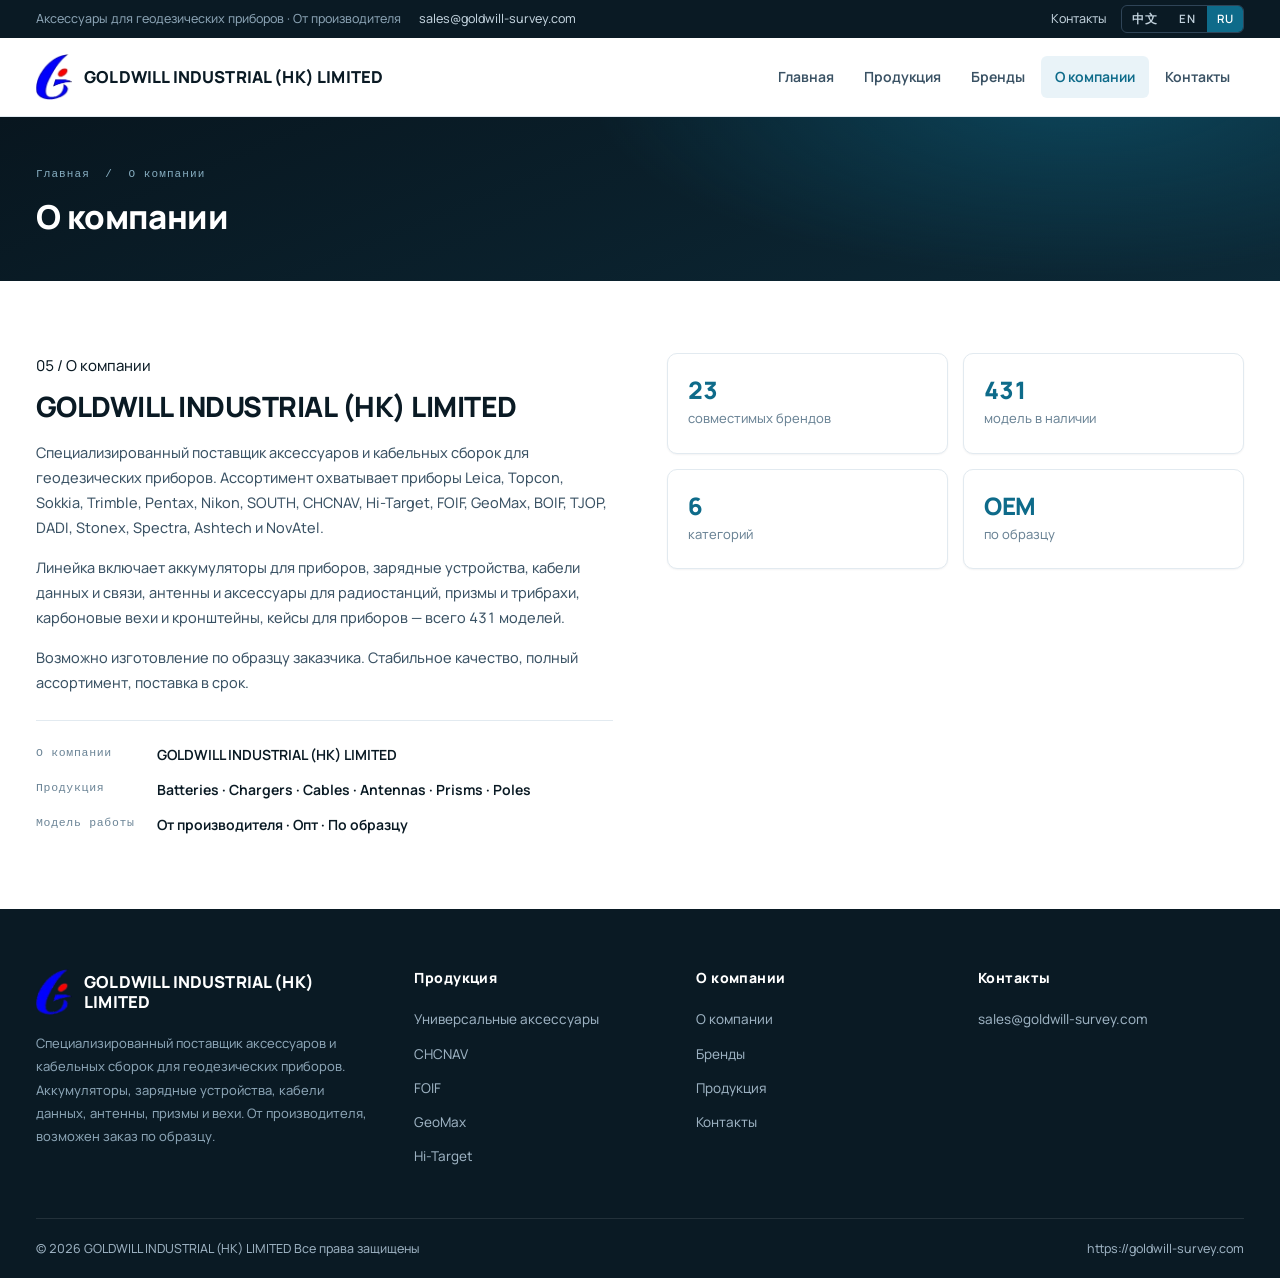
<file: ru/about.html>
<!DOCTYPE html><html lang="ru" dir="ltr"><head><meta charset="UTF-8"><meta name="viewport" content="width=device-width,initial-scale=1"><title>О компании</title><meta name="description" content="Аккумуляторы, зарядные устройства, кабели данных, антенны, призмы и вехи для Leica, Trimble, Topcon, Sokkia, Nikon, GeoMax и ещё 23 брендов. Возможен заказ по образцу."><link rel="alternate" hreflang="zh-CN" href="https://goldwill-survey.com/about.html"><link rel="alternate" hreflang="en" href="https://goldwill-survey.com/en/about.html"><link rel="alternate" hreflang="ru" href="https://goldwill-survey.com/ru/about.html"><link rel="canonical" href="https://goldwill-survey.com/ru/about.html"><link rel="stylesheet" href="../assets/css/style.css"><meta name="theme-color" content="#0a1a24"><meta property="og:site_name" content="GOLDWILL"><meta property="og:type" content="website"><meta property="og:title" content="О компании"><meta property="og:description" content="Аккумуляторы, зарядные устройства, кабели данных, антенны, призмы и вехи для Leica, Trimble, Topcon, Sokkia, Nikon, GeoMax и ещё 23 брендов. Возможен заказ по образцу."><meta property="og:image" content="https://goldwill-survey.com/assets/img/products/1591298.jpg"><meta property="og:image:width" content="800"><meta property="og:image:height" content="600"><meta name="twitter:card" content="summary_large_image"></head><body><div class="topbar"><div class="wrap"><div class="tb-l"><span class="tag">Аксессуары для геодезических приборов · От производителя</span><span>sales@goldwill-survey.com</span></div><div class="tb-r"><span>Контакты</span><span class="lang"><a href="../about.html">中文</a><a href="../en/about.html">EN</a><a href="../ru/about.html" class="on">RU</a></span></div></div></div><header class="head"><div class="wrap"><a class="logo" href="../ru/index.html"><img class="mark" src="../assets/img/logo-mark.png" alt="GOLDWILL" width="76" height="97"><span class="txt"><b>GOLDWILL INDUSTRIAL (HK) LIMITED</b></span></a><nav class="nav" id="nav"><a href="../ru/index.html">Главная</a><a href="../ru/products.html">Продукция</a><a href="../ru/brands.html">Бренды</a><a href="../ru/about.html" class="on">О компании</a><a href="../ru/contact.html">Контакты</a></nav><button class="burger" id="burger" aria-label="menu">&#9776;</button></div></header><section class="page-hd"><div class="wrap"><div class="crumbs">Главная &nbsp;/&nbsp; О компании</div><h1>О компании</h1></div></section><section class="sec"><div class="wrap"><div class="about"><div class="txt"><span class="no">05 / О компании</span><h2 style="font-size:clamp(20px,2.4vw,28px);margin:10px 0 18px">GOLDWILL INDUSTRIAL (HK) LIMITED</h2><p>Специализированный поставщик аксессуаров и кабельных сборок для геодезических приборов. Ассортимент охватывает приборы Leica, Topcon, Sokkia, Trimble, Pentax, Nikon, SOUTH, CHCNAV, Hi-Target, FOIF, GeoMax, BOIF, TJOP, DADI, Stonex, Spectra, Ashtech и NovAtel.</p><p>Линейка включает аккумуляторы для приборов, зарядные устройства, кабели данных и связи, антенны и аксессуары для радиостанций, призмы и трибрахи, карбоновые вехи и кронштейны, кейсы для приборов — всего 431 моделей.</p><p>Возможно изготовление по образцу заказчика. Стабильное качество, полный ассортимент, поставка в срок.</p><dl><dt>О компании</dt><dd>GOLDWILL INDUSTRIAL (HK) LIMITED</dd><dt>Продукция</dt><dd>Batteries &middot; Chargers &middot; Cables &middot; Antennas &middot; Prisms &middot; Poles</dd><dt>Модель работы</dt><dd>От производителя · Опт · По образцу</dd></dl></div><div class="facts"><div><b>23</b><span>совместимых брендов</span></div><div><b>431</b><span>модель в наличии</span></div><div><b>6</b><span>категорий</span></div><div><b>OEM</b><span>по образцу</span></div></div></div></div></section><footer class="foot"><div class="wrap"><div class="cols"><div><a class="logo" href="../ru/index.html"><img class="mark" src="../assets/img/logo-mark.png" alt="GOLDWILL" width="76" height="97"><span class="txt"><b>GOLDWILL INDUSTRIAL (HK) LIMITED</b></span></a><p class="desc">Специализированный поставщик аксессуаров и кабельных сборок для геодезических приборов. Аккумуляторы, зарядные устройства, кабели данных, антенны, призмы и вехи. От производителя, возможен заказ по образцу.</p></div><div><h4>Продукция</h4><ul><li><a href="../ru/products.html#universal-accessories">Универсальные аксессуары</a></li><li><a href="../ru/products.html#chcnav">CHCNAV</a></li><li><a href="../ru/products.html#foif">FOIF</a></li><li><a href="../ru/products.html#geomax">GeoMax</a></li><li><a href="../ru/products.html#hi-target">Hi-Target</a></li></ul></div><div><h4>О компании</h4><ul><li><a href="../ru/about.html">О компании</a></li><li><a href="../ru/brands.html">Бренды</a></li><li><a href="../ru/products.html">Продукция</a></li><li><a href="../ru/contact.html">Контакты</a></li></ul></div><div><h4>Контакты</h4><ul><li>sales@goldwill-survey.com</li></ul></div></div><div class="bottom"><span>&copy; 2026 GOLDWILL INDUSTRIAL (HK) LIMITED&nbsp;Все права защищены</span><span>https://goldwill-survey.com</span></div></div></footer><div class="lb" id="lb" hidden role="dialog" aria-modal="true" aria-label="Подробнее"><button class="lb-x" type="button" data-lb="close" aria-label="Закрыть">&times;</button><button class="lb-pv" type="button" data-lb="prev" aria-label="Предыдущая">&#8249;</button><button class="lb-nx" type="button" data-lb="next" aria-label="Следующая">&#8250;</button><figure><div class="shot"><img id="lb-img" alt=""></div><figcaption><span class="mdl" id="lb-mdl"></span><h4 id="lb-name"></h4><p class="br" id="lb-br"></p><span class="idx" id="lb-idx"></span><div class="spec" id="lb-spec" hidden></div><div class="cta"><a class="btn btn-p" id="lb-go" href="../ru/contact.html">Запрос</a></div></figcaption></figure></div><script>window.__SPEC={"url":"../assets/data/specs-ru.json","dir":"../assets/img/detail/","head":"Технические характеристики","note":"Примечания производителя","load":"Загрузка…"};</script><script>
(function(){var b=document.getElementById('burger');
if(b)b.addEventListener('click',function(){document.getElementById('nav').classList.toggle('open');});
var q=document.getElementById('q');if(!q)return;
var cards=[].slice.call(document.querySelectorAll('.pcard')),
groups=[].slice.call(document.querySelectorAll('.bgroup')),
btns=[].slice.call(document.querySelectorAll('.chips button')),cur='',
cn=document.querySelector('.toolbar .count'),
tpl=cn?(cn.dataset.tpl||''):'',orig=cn?cn.textContent:'';
function apply(){var v=q.value.trim().toLowerCase(),n=0;
cards.forEach(function(c){var ok=(!cur||c.dataset.b===cur)&&(!v||c.dataset.k.indexOf(v)>-1);
c.classList.toggle('hide',!ok);if(ok)n++;});
groups.forEach(function(g){g.style.display=g.querySelectorAll('.pcard:not(.hide)').length?'':'none';});
if(cn)cn.textContent=(!cur&&!v)?orig:tpl.replace('{n}',n);}
btns.forEach(function(b){b.addEventListener('click',function(){
btns.forEach(function(x){x.classList.remove('on')});b.classList.add('on');
cur=b.dataset.b;apply();});});
q.addEventListener('input',apply);})();
var fm=document.querySelector('form.frm[data-mail]');
if(fm)fm.addEventListener('submit',function(e){
e.preventDefault();
function lab(el){var d=el.parentNode,l=d?d.querySelector('label'):null;
return l?l.textContent.split('*').join('').trim():el.name;}
var lines=[];[].forEach.call(fm.querySelectorAll('input,select,textarea'),function(el){
var v=(el.value||'').trim();if(v)lines.push(lab(el)+': '+v);});
var h=document.querySelector('h1'),sub=(h?h.textContent:'Enquiry')+(lines[0]?' - '+lines[0]:'');
location.href='mailto:'+fm.getAttribute('data-mail')+'?subject='+encodeURIComponent(sub)+
'&body='+encodeURIComponent(lines.join('\n'));});
/* ---- quick view: one dialog reused by every card on the page ---- */
(function(){var lb=document.getElementById('lb');if(!lb)return;
var img=document.getElementById('lb-img'),nm=document.getElementById('lb-name'),
md=document.getElementById('lb-mdl'),br=document.getElementById('lb-br'),
ix=document.getElementById('lb-idx'),go=document.getElementById('lb-go'),pos=0,
sbox=document.getElementById('lb-spec'),scache=null,spend=null;
function esc(s){return String(s).replace(/[&<>"]/g,function(c){
return c==='&'?'&amp;':c==='<'?'&lt;':c==='>'?'&gt;':'&quot;';});}
/* the spec payload is one shared file, fetched only on first use */
function loadspec(cb){if(scache){cb(scache);return;}
if(spend){spend.push(cb);return;}spend=[cb];
var cfg=window.__SPEC||{url:'',load:''};
fetch(cfg.url).then(function(r){return r.json()}).then(function(j){
scache=j;var q=spend;spend=null;q.forEach(function(f){f(j)});}).
catch(function(){scache={};var q=spend;spend=null;q.forEach(function(f){f(scache)});});}
function spec(b){if(!sbox)return;
sbox.hidden=true;sbox.innerHTML='';lb.classList.remove('has-spec');
if(!b.getAttribute('data-spec'))return;
var pid=b.getAttribute('data-pid'),cfg=window.__SPEC||{};
/* set before the fetch so the dialog takes its definite height in one step
   instead of jumping once the payload lands */
lb.classList.add('has-spec');
sbox.innerHTML='<p class="ld">'+esc(cfg.load||'')+'</p>';sbox.hidden=false;
loadspec(function(j){var e=j&&j[pid];
if(!e){sbox.hidden=true;sbox.innerHTML='';lb.classList.remove('has-spec');return;}
var h='',k;
if(e.r&&e.r.length){h+='<h5>'+esc(cfg.head||'')+'</h5><dl>';
for(k=0;k<e.r.length;k++){h+='<dt>'+esc(e.r[k][0])+'</dt><dd>'+esc(e.r[k][1])+'</dd>';}
h+='</dl>';}
if(e.n&&e.n.length){h+='<div class="nt"><h5>'+esc(cfg.note||'')+'</h5>';
for(k=0;k<e.n.length;k++){var t=e.n[k];
h+=(t[0]==='h')?'<h6>'+esc(t[1])+'</h6>':'<p>'+esc(t[1])+'</p>';}
h+='</div>';}
/* extra manufacturer photographs for this product, when they exist */
if(e.d&&e.d.length){h+='<div class="dg">';
for(k=0;k<e.d.length;k++){
h+='<img class="di" loading="lazy" decoding="async" alt="" src="'+esc(cfg.dir||'')+esc(e.d[k])+'">';}
h+='</div>';}
sbox.innerHTML=h;sbox.hidden=!h;});}
function vis(){return [].slice.call(document.querySelectorAll('.pcard')).
filter(function(c){return !c.classList.contains('hide')});}
function open(i){var cs=vis();if(!cs.length)return;pos=(i+cs.length)%cs.length;
var b=cs[pos].querySelector('.ph');if(!b)return;
img.src=b.getAttribute('data-src');img.alt=b.getAttribute('data-name')||'';
var m=b.getAttribute('data-mdl');md.textContent=m||'';md.style.display=m?'':'none';
nm.textContent=b.getAttribute('data-name')||'';
br.textContent=b.getAttribute('data-br')||'';
ix.textContent=(pos+1)+' / '+cs.length;
go.href=b.getAttribute('data-href')||'#';
spec(b);
lb.hidden=false;document.documentElement.style.overflow='hidden';}
function close(){lb.hidden=true;img.removeAttribute('src');
document.documentElement.style.overflow='';}
document.addEventListener('click',function(e){
var el=e.target&&e.target.closest?e.target.closest('[data-lb-open]'):null;
if(!el)return;var c=el.closest('.pcard');if(!c)return;e.preventDefault();
open(vis().indexOf(c));});
lb.addEventListener('click',function(e){if(e.target===lb){close();return;}
var d=e.target.getAttribute&&e.target.getAttribute('data-lb');
if(d==='close')close();else if(d==='prev')open(pos-1);else if(d==='next')open(pos+1);});
document.addEventListener('keydown',function(e){if(lb.hidden)return;
if(e.key==='Escape')close();else if(e.key==='ArrowLeft')open(pos-1);
else if(e.key==='ArrowRight')open(pos+1);});})();
/* ---- enquiry form: carry over the model the visitor was looking at ---- */
(function(){var s=location.search;if(!s)return;
var p=new URLSearchParams(s),m=p.get('m'),n=p.get('n');
if(m){var f=document.querySelector('input[name=model]');if(f&&!f.value)f.value=m;}
if(n){var t=document.querySelector('textarea[name=note]');if(t&&!t.value)t.value=n;}})();
</script></body></html>
</file>
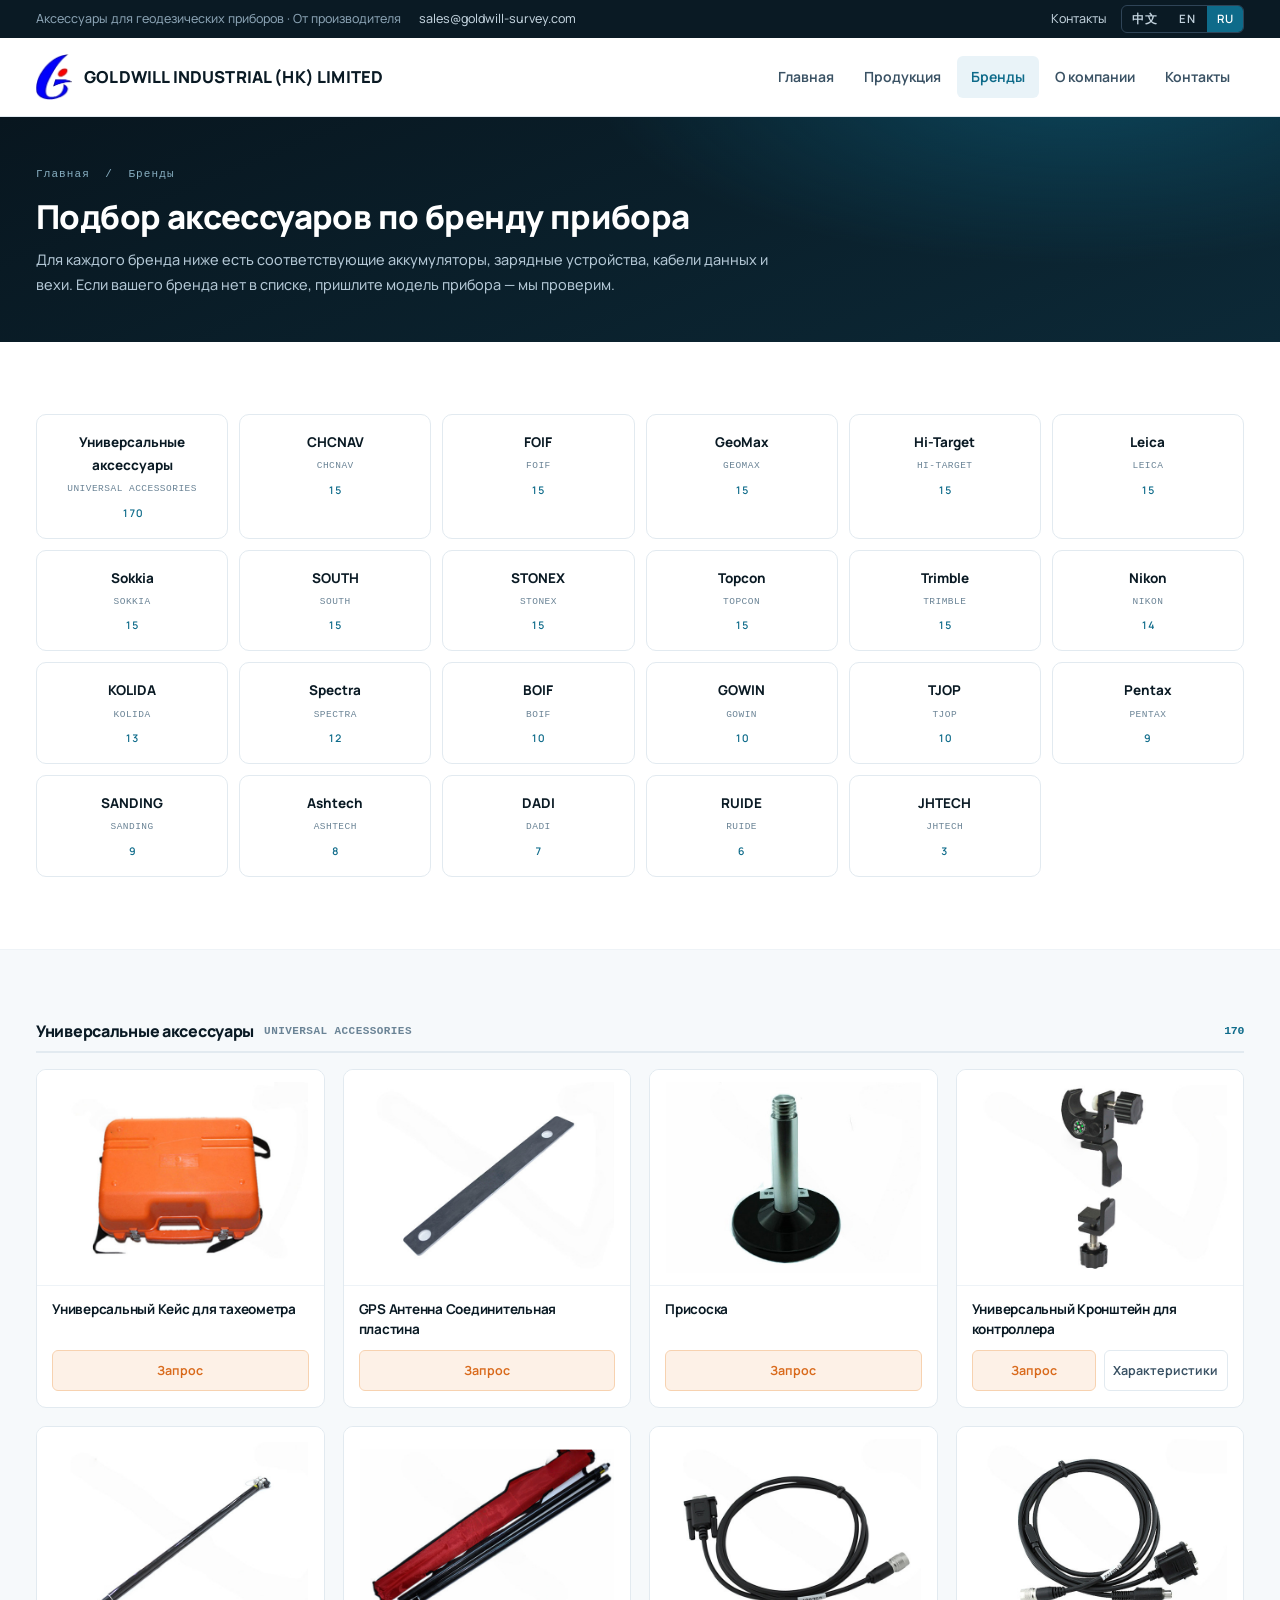
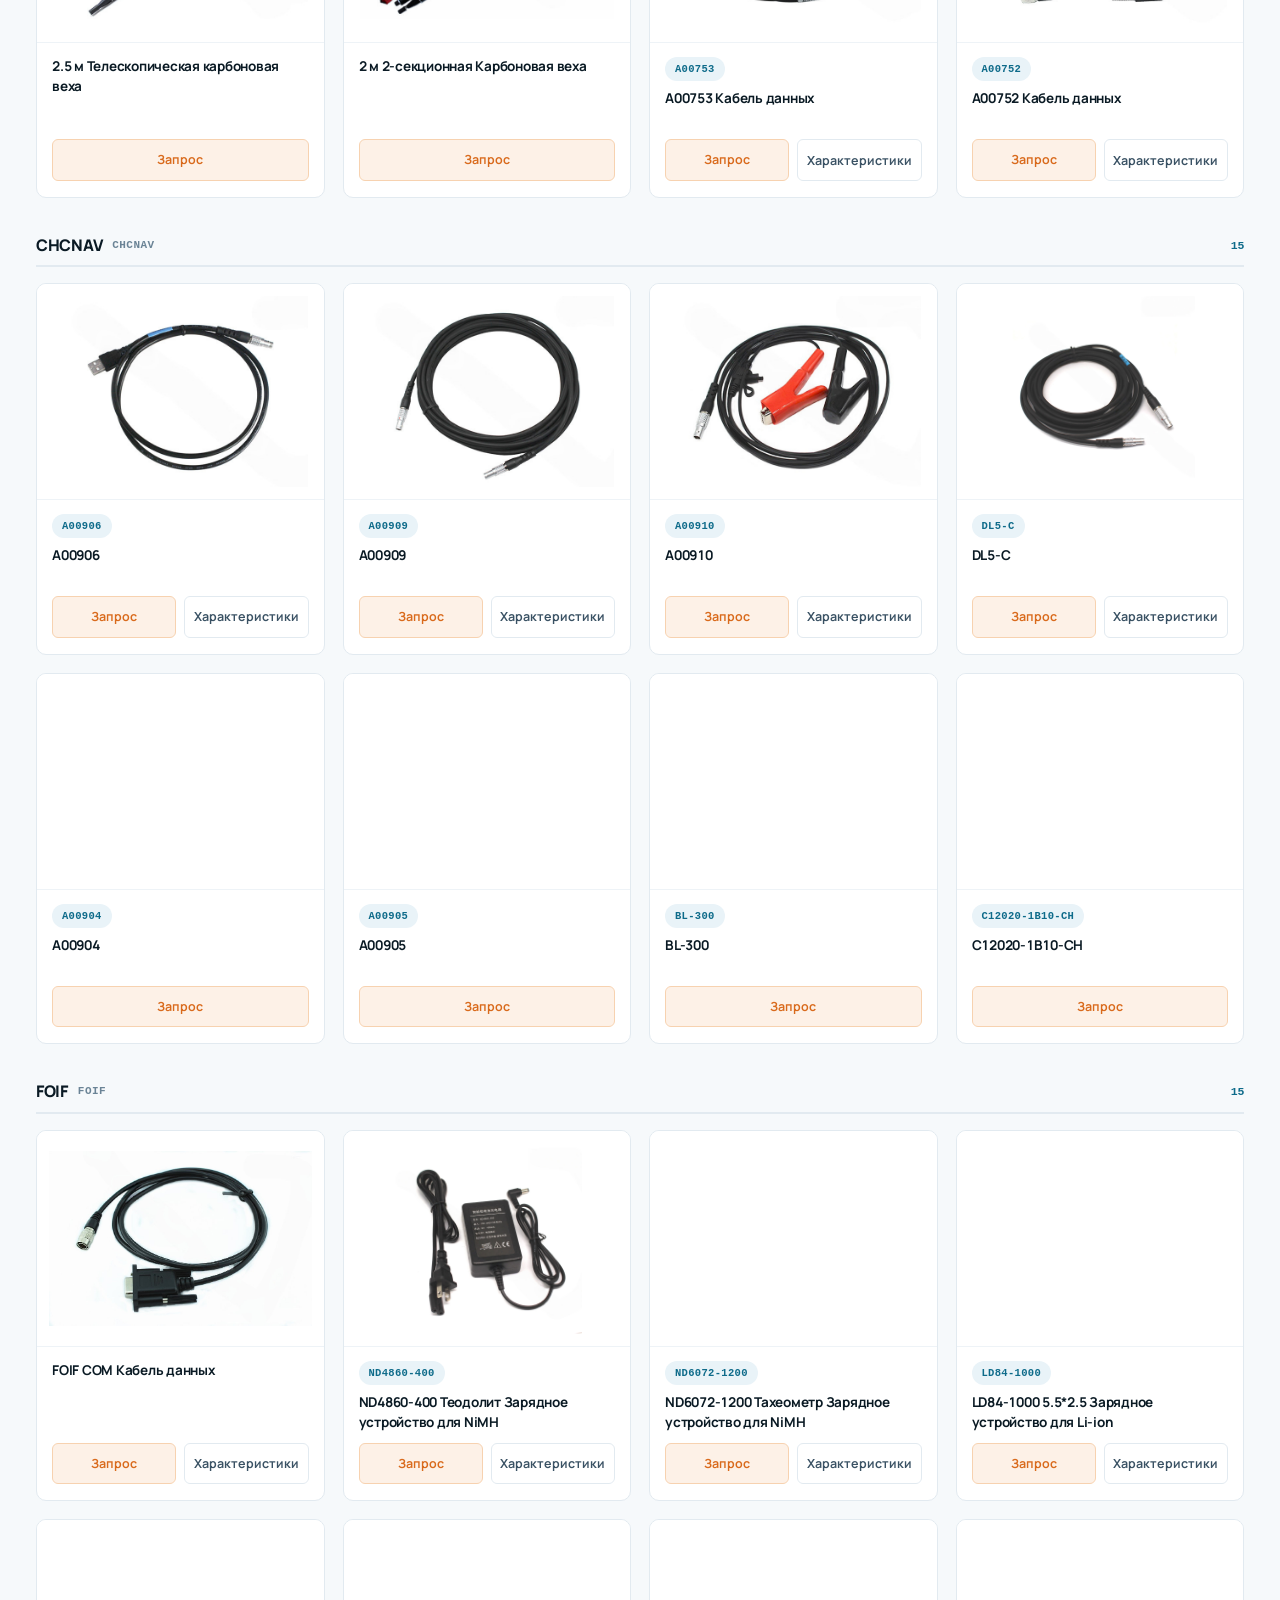
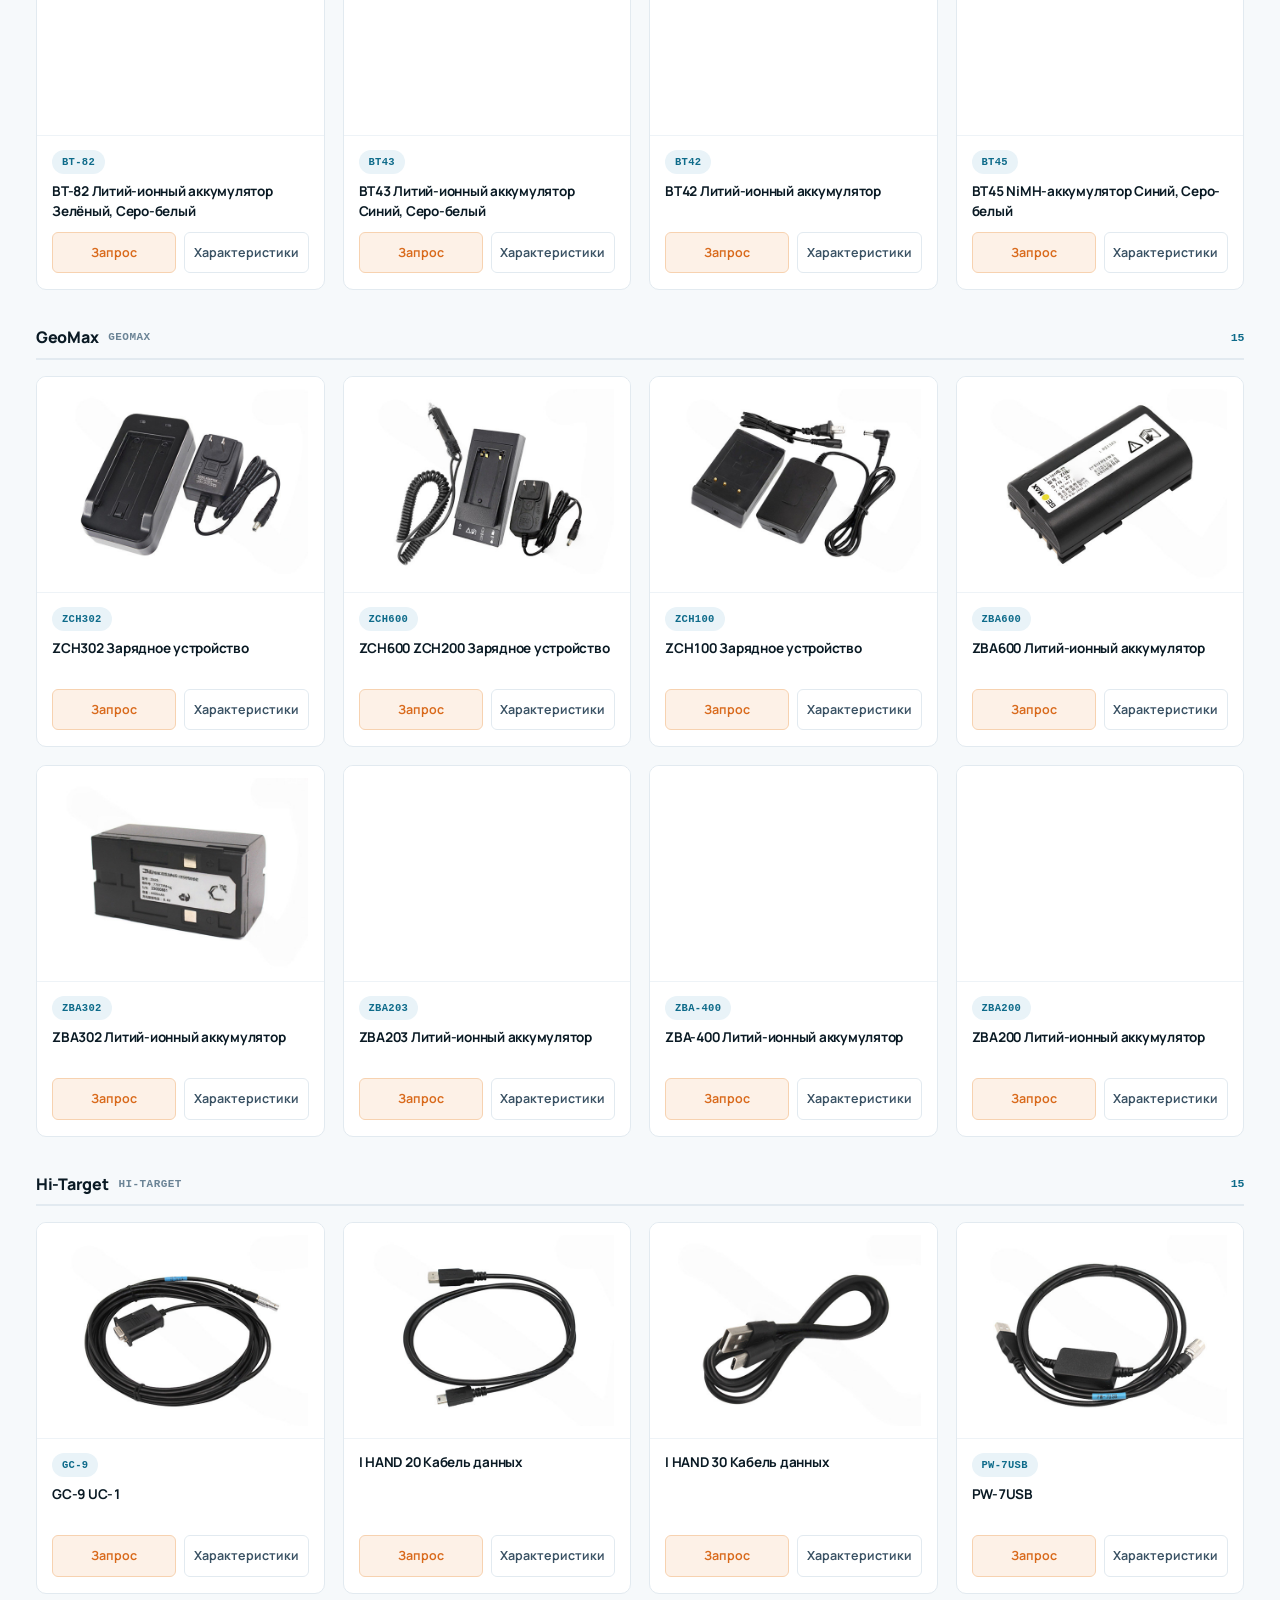
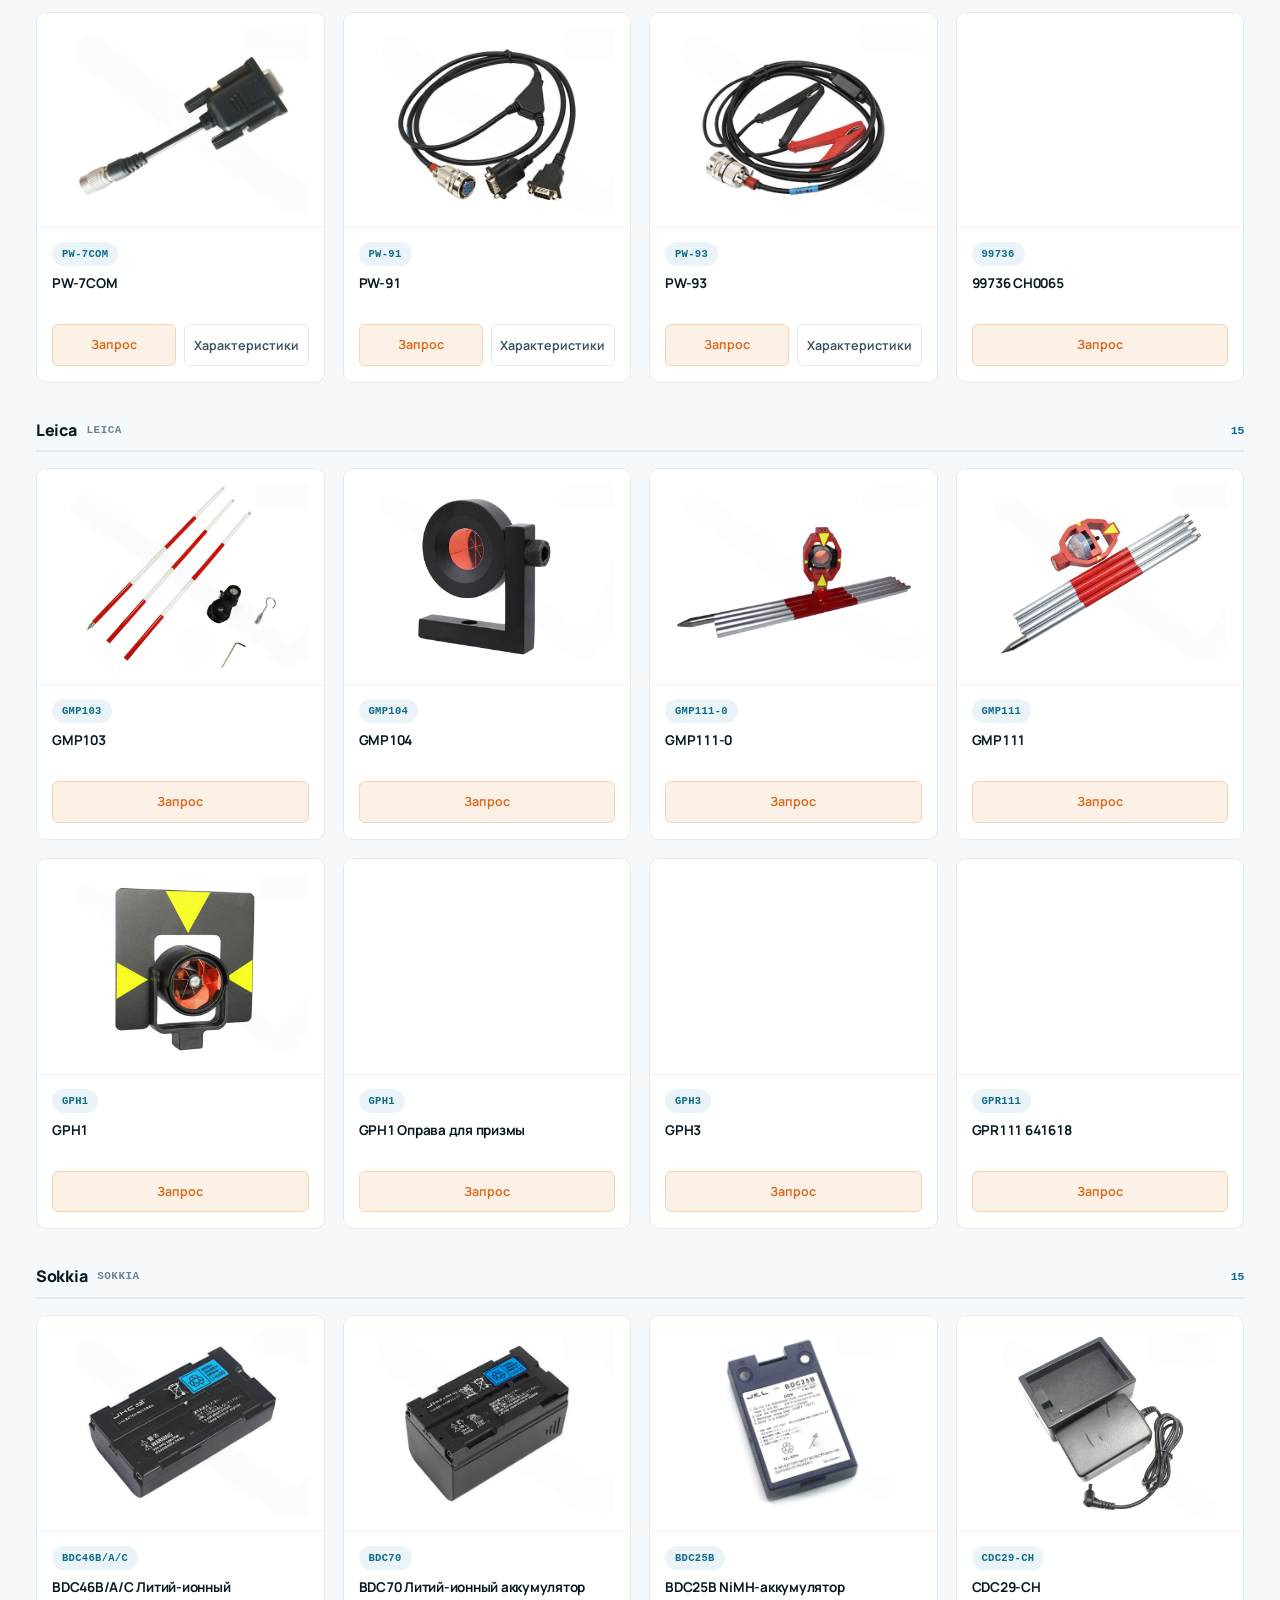
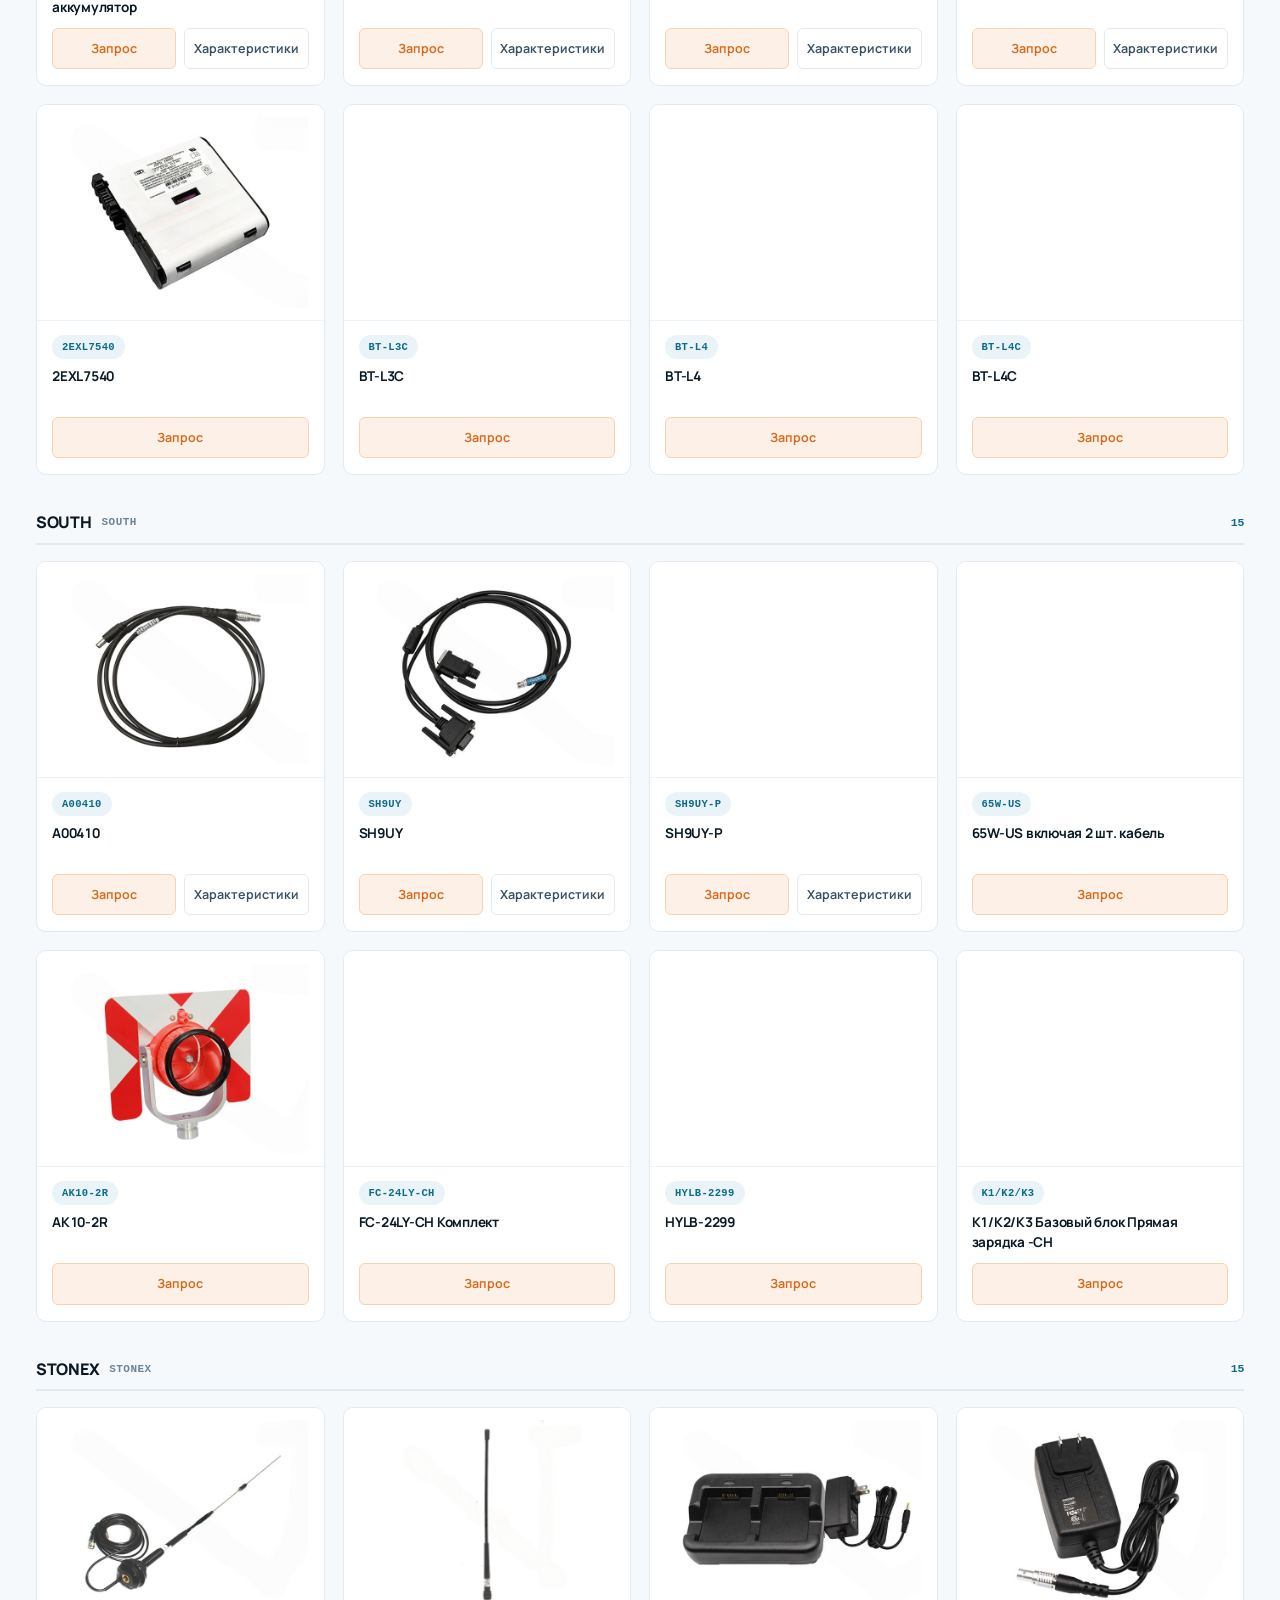
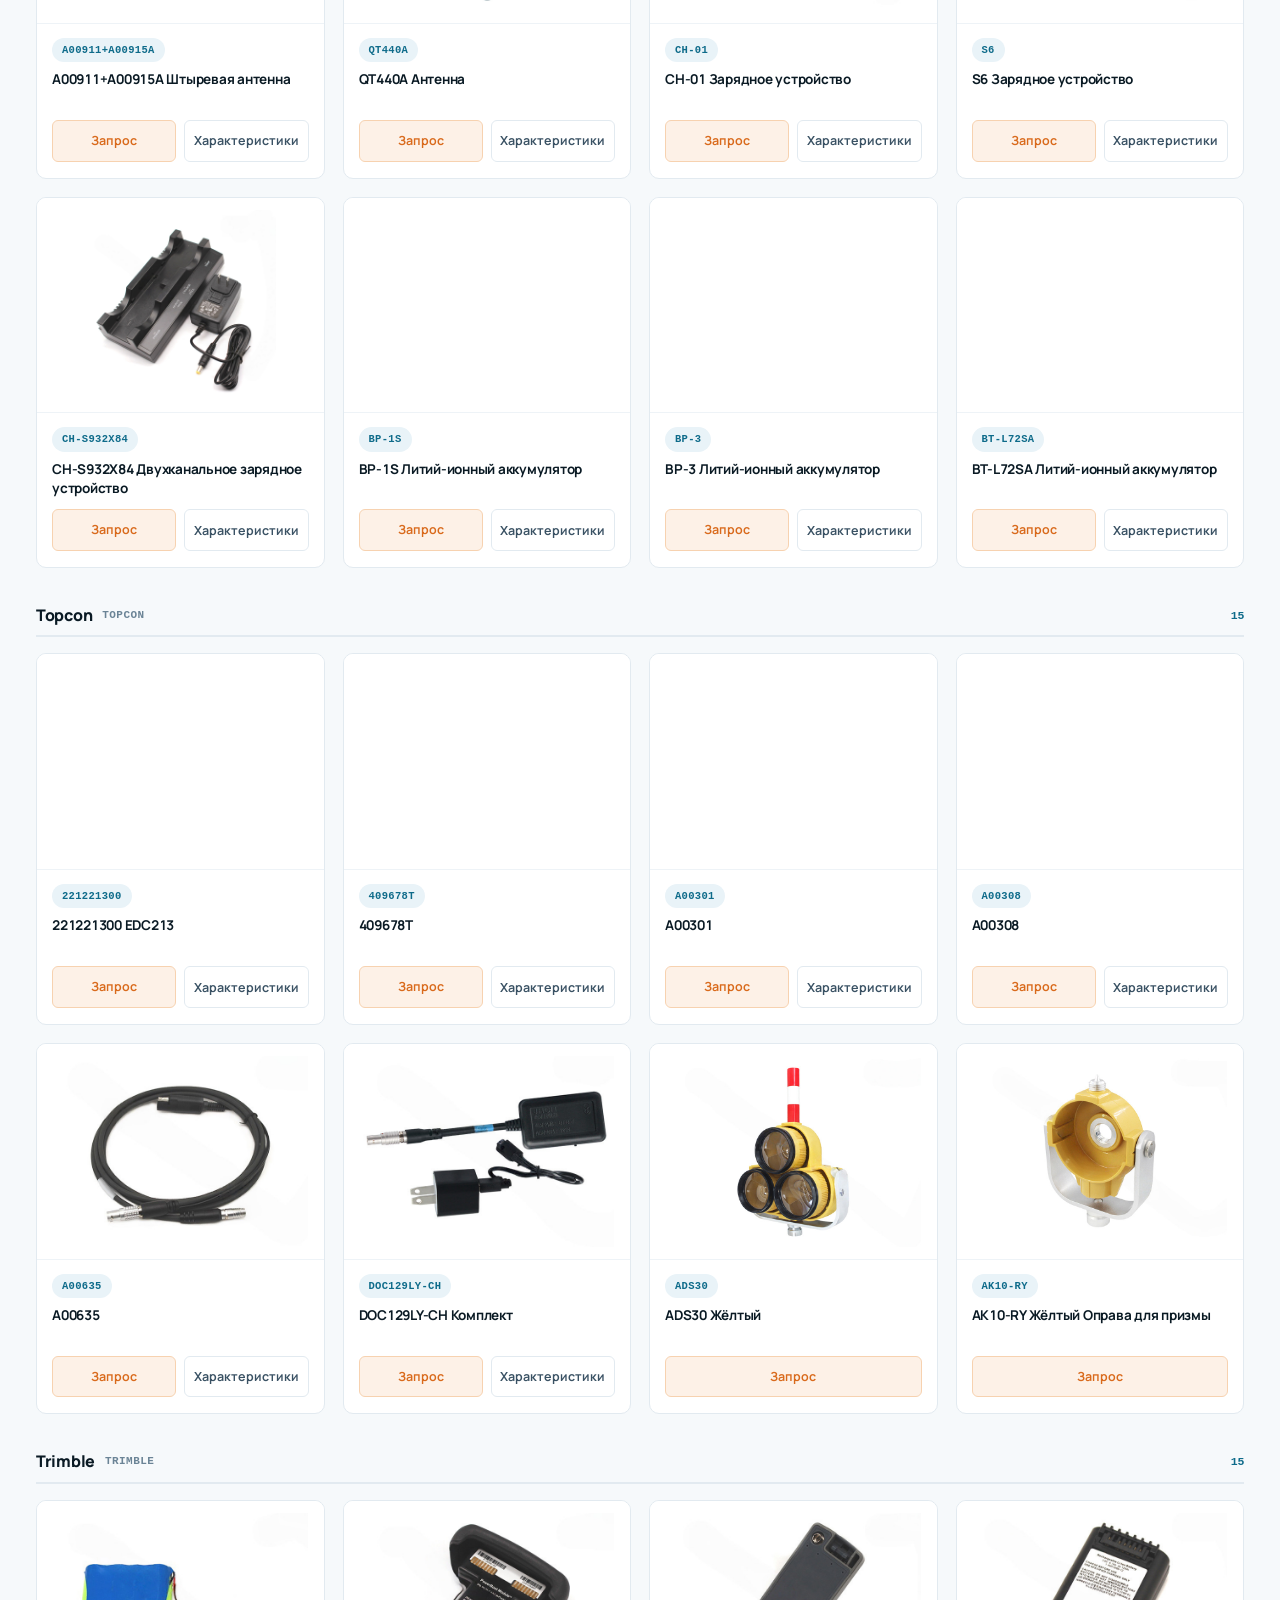
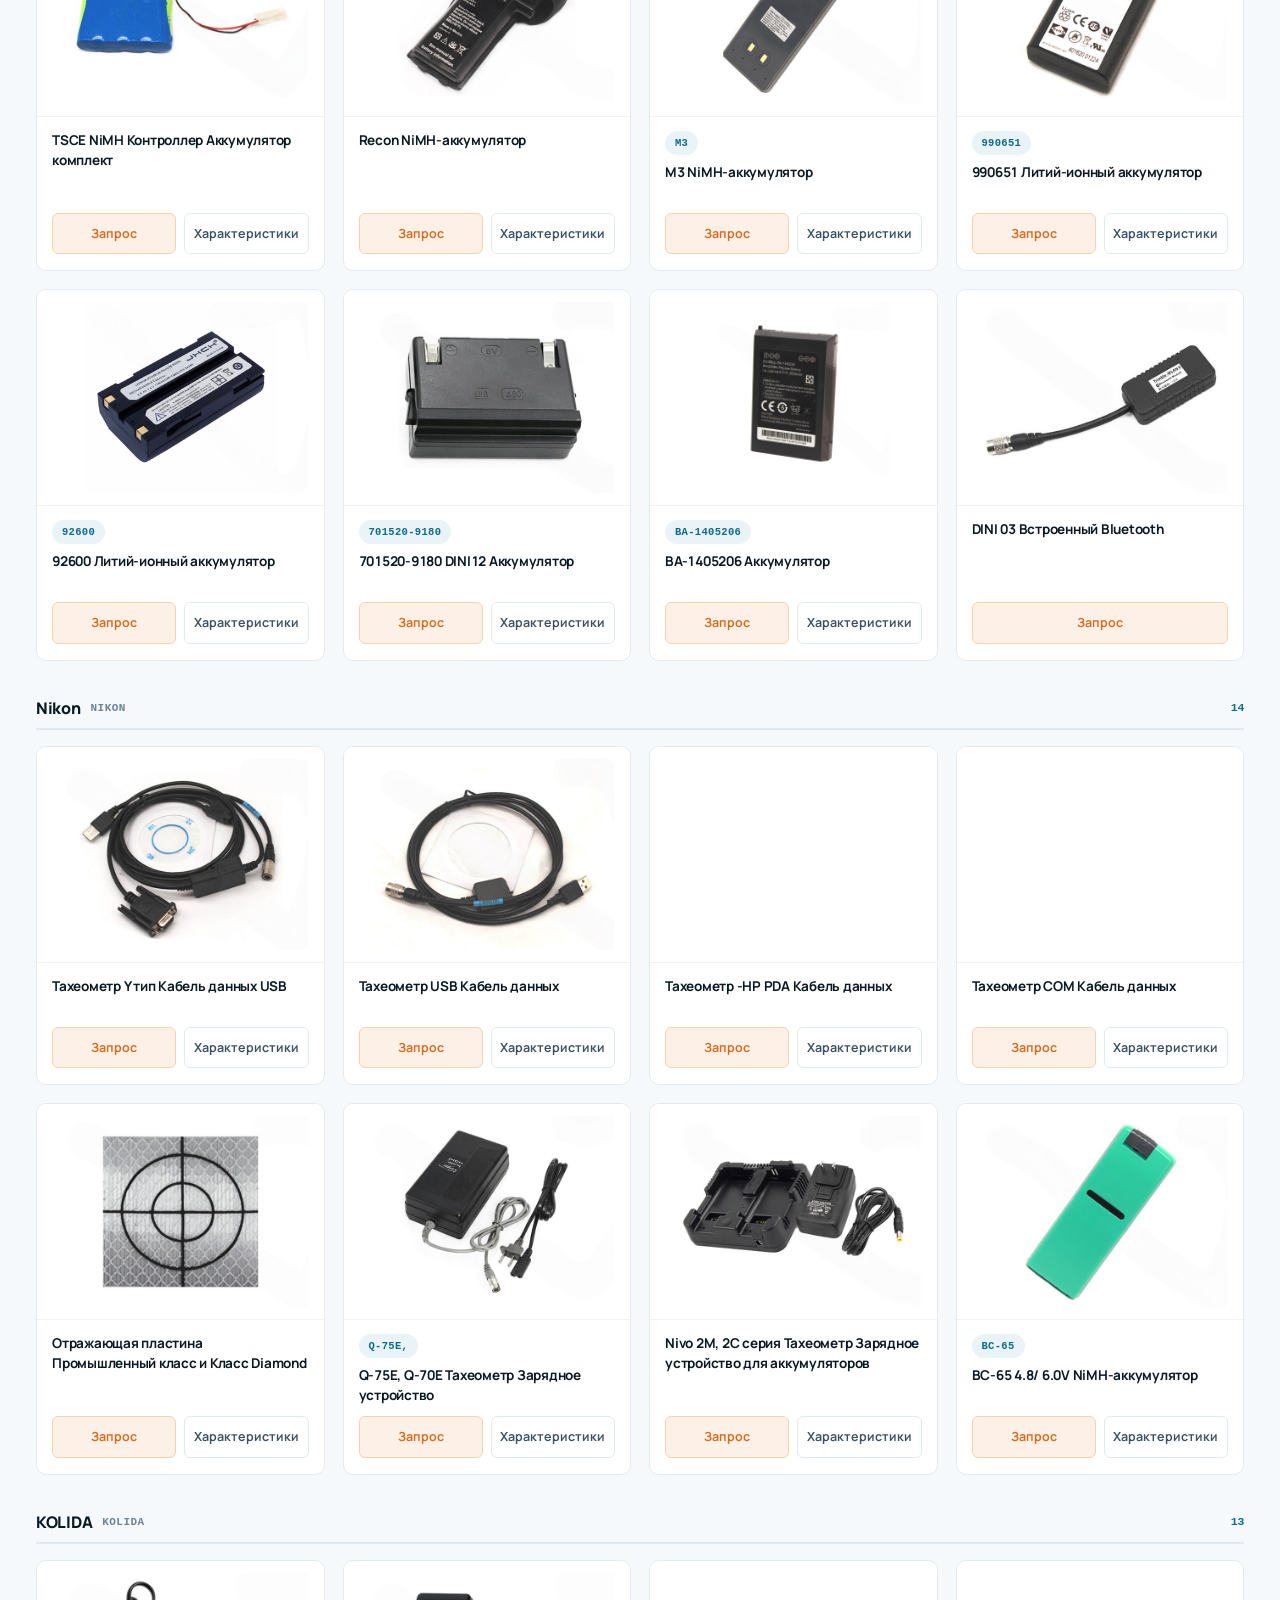
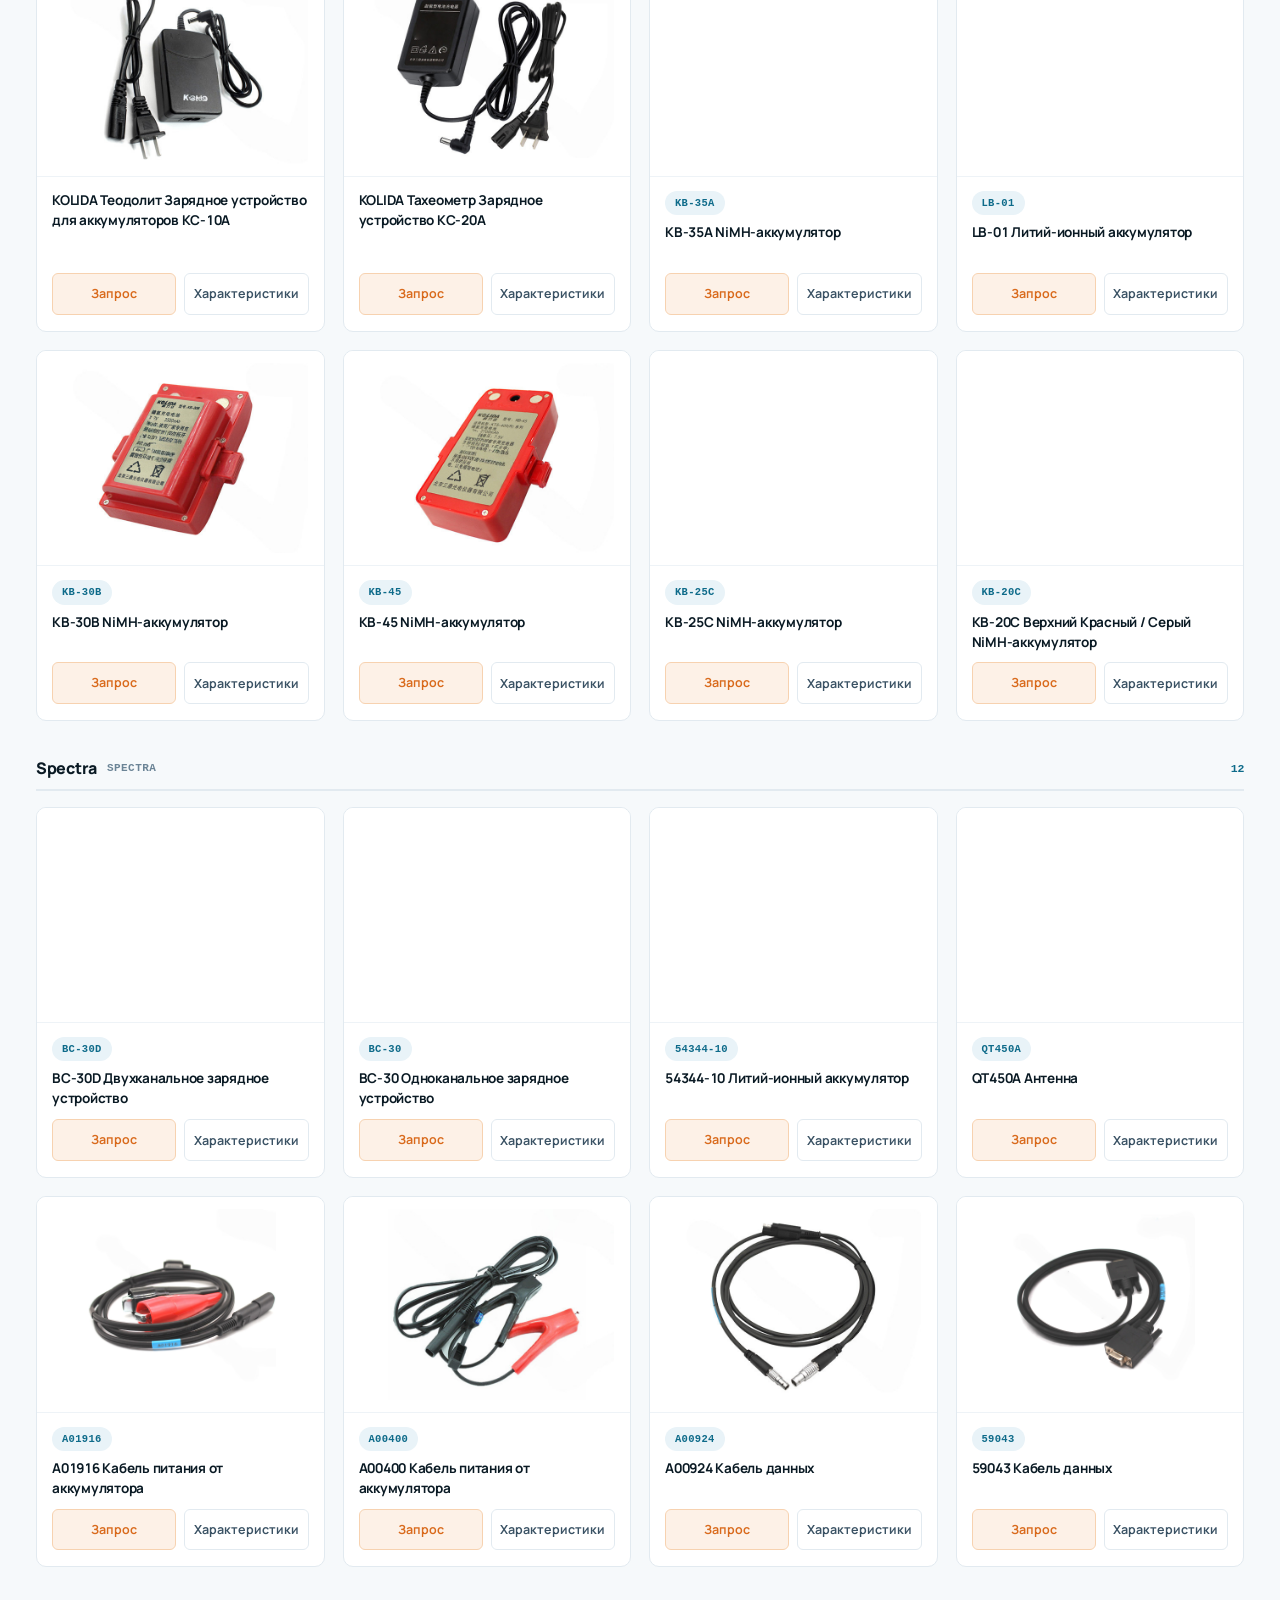
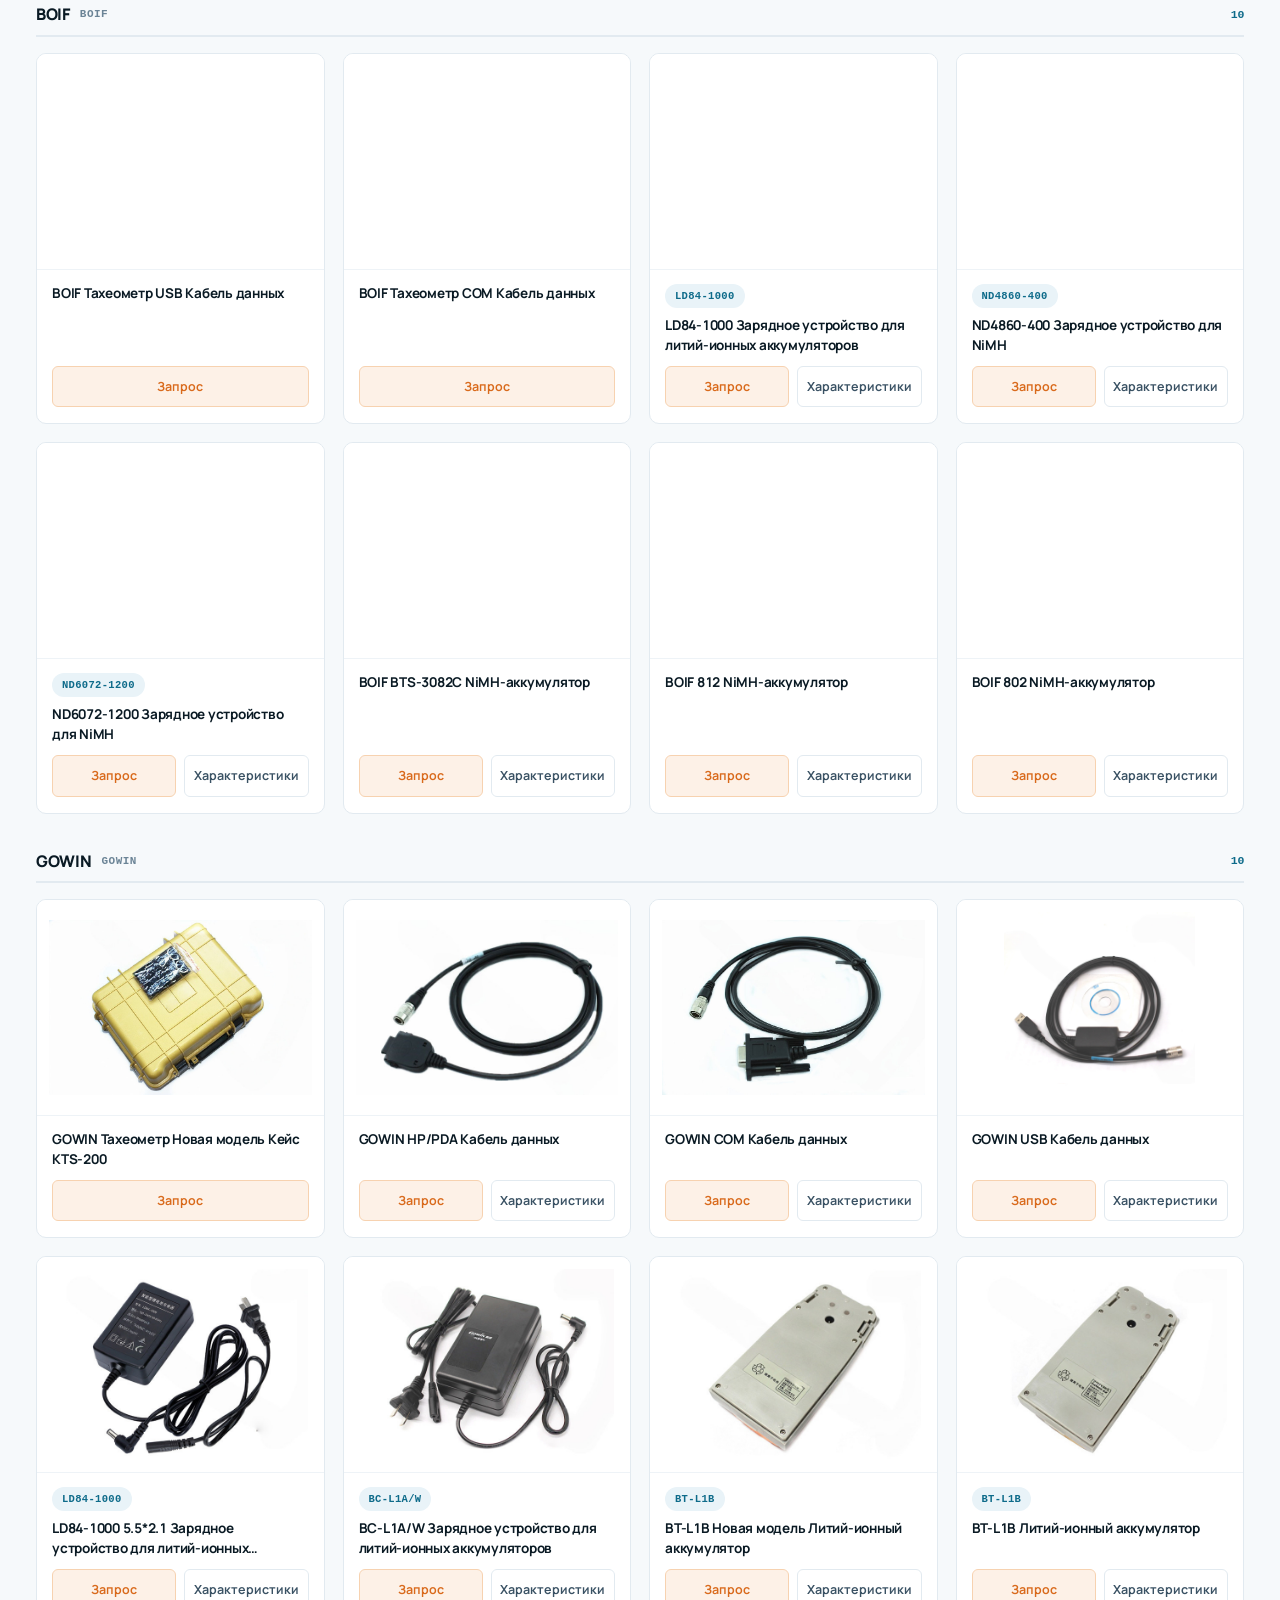
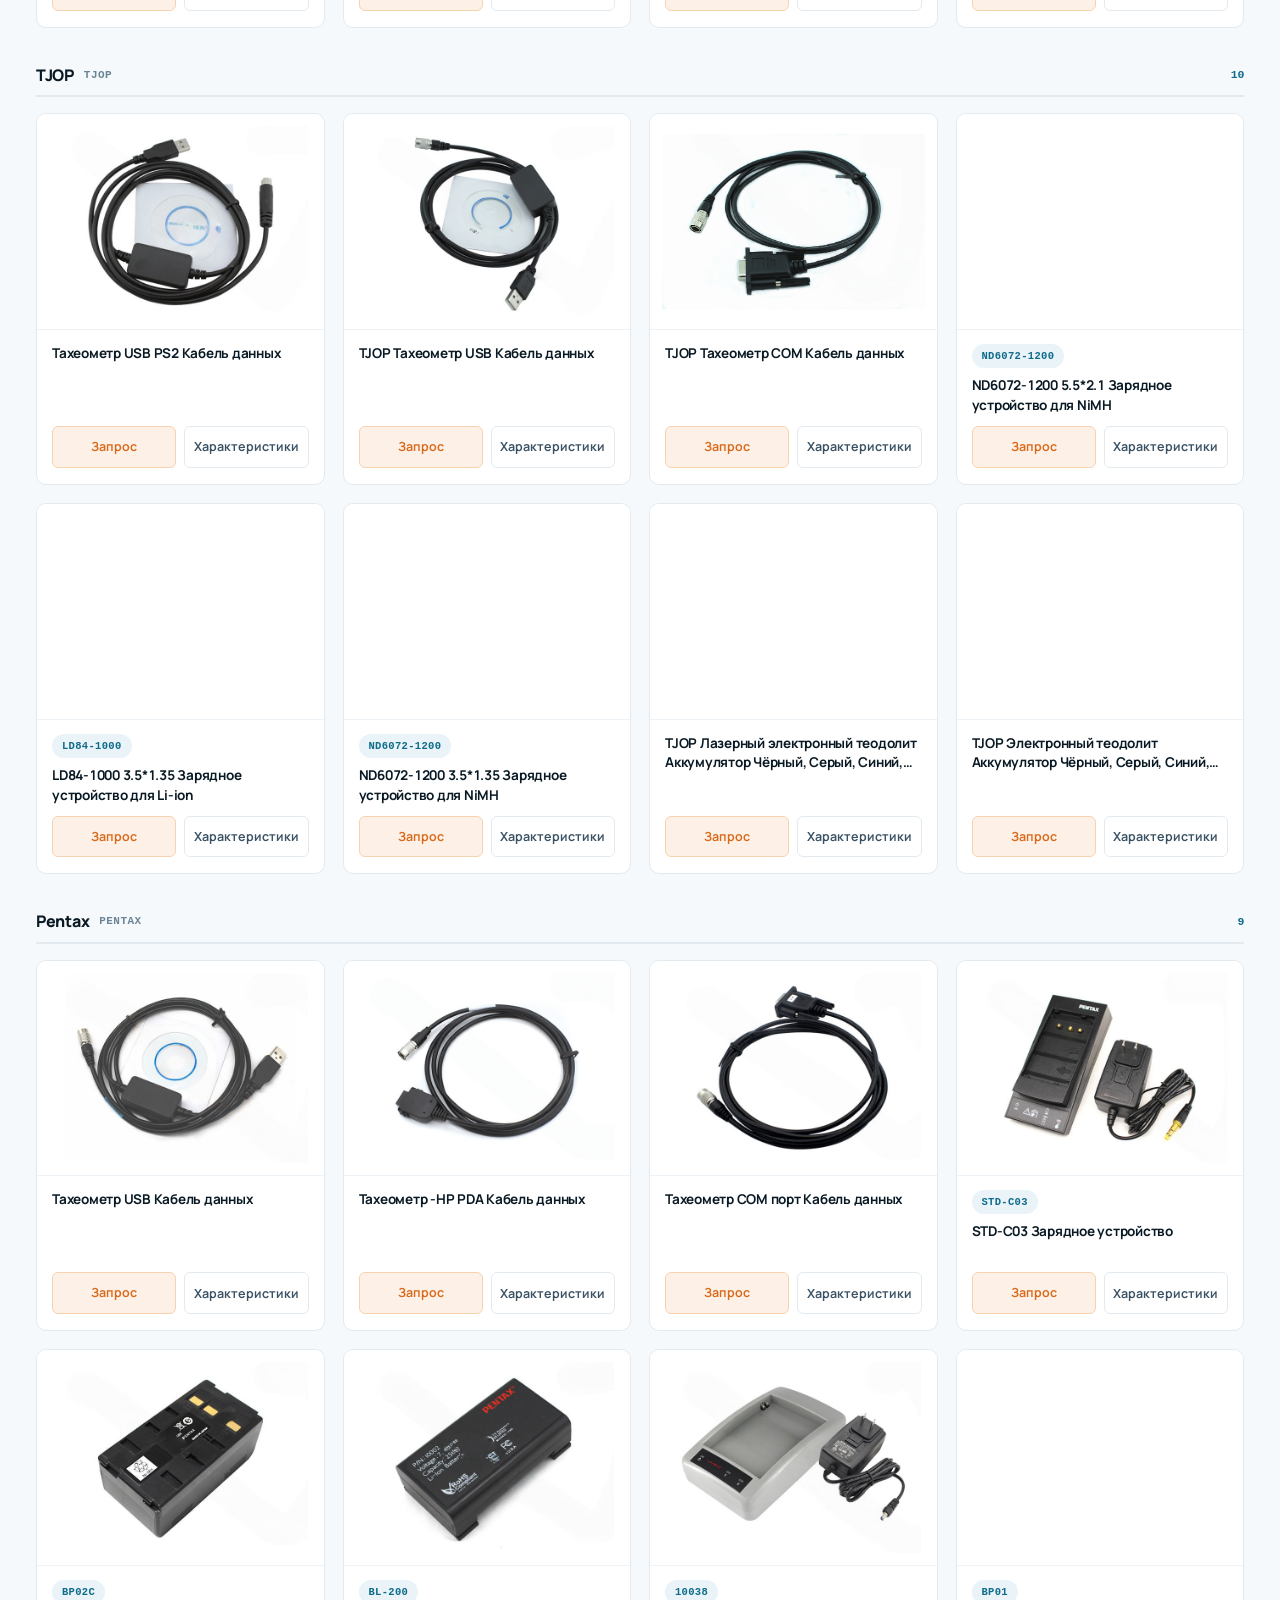
<file: ru/brands.html>
<!DOCTYPE html><html lang="ru" dir="ltr"><head><meta charset="UTF-8"><meta name="viewport" content="width=device-width,initial-scale=1"><title>Совместимые бренды — подбор аксессуаров по бренду прибора</title><meta name="description" content="Аккумуляторы, зарядные устройства, кабели данных, антенны, призмы и вехи для Leica, Trimble, Topcon, Sokkia, Nikon, GeoMax и ещё 23 брендов. Возможен заказ по образцу."><link rel="alternate" hreflang="zh-CN" href="https://goldwill-survey.com/brands.html"><link rel="alternate" hreflang="en" href="https://goldwill-survey.com/en/brands.html"><link rel="alternate" hreflang="ru" href="https://goldwill-survey.com/ru/brands.html"><link rel="canonical" href="https://goldwill-survey.com/ru/brands.html"><link rel="stylesheet" href="../assets/css/style.css"><meta name="theme-color" content="#0a1a24"><meta property="og:site_name" content="GOLDWILL"><meta property="og:type" content="website"><meta property="og:title" content="Совместимые бренды — подбор аксессуаров по бренду прибора"><meta property="og:description" content="Аккумуляторы, зарядные устройства, кабели данных, антенны, призмы и вехи для Leica, Trimble, Topcon, Sokkia, Nikon, GeoMax и ещё 23 брендов. Возможен заказ по образцу."><meta property="og:image" content="https://goldwill-survey.com/assets/img/products/1591298.jpg"><meta property="og:image:width" content="800"><meta property="og:image:height" content="600"><meta name="twitter:card" content="summary_large_image"></head><body><div class="topbar"><div class="wrap"><div class="tb-l"><span class="tag">Аксессуары для геодезических приборов · От производителя</span><span>sales@goldwill-survey.com</span></div><div class="tb-r"><span>Контакты</span><span class="lang"><a href="../brands.html">中文</a><a href="../en/brands.html">EN</a><a href="../ru/brands.html" class="on">RU</a></span></div></div></div><header class="head"><div class="wrap"><a class="logo" href="../ru/index.html"><img class="mark" src="../assets/img/logo-mark.png" alt="GOLDWILL" width="76" height="97"><span class="txt"><b>GOLDWILL INDUSTRIAL (HK) LIMITED</b></span></a><nav class="nav" id="nav"><a href="../ru/index.html">Главная</a><a href="../ru/products.html">Продукция</a><a href="../ru/brands.html" class="on">Бренды</a><a href="../ru/about.html">О компании</a><a href="../ru/contact.html">Контакты</a></nav><button class="burger" id="burger" aria-label="menu">&#9776;</button></div></header><section class="page-hd"><div class="wrap"><div class="crumbs">Главная &nbsp;/&nbsp; Бренды</div><h1>Подбор аксессуаров по бренду прибора</h1><p>Для каждого бренда ниже есть соответствующие аккумуляторы, зарядные устройства, кабели данных и вехи. Если вашего бренда нет в списке, пришлите модель прибора — мы проверим.</p></div></section><section class="sec"><div class="wrap"><div class="brands"><a href="#universal-accessories"><b>Универсальные аксессуары</b><span>UNIVERSAL ACCESSORIES</span><em>170</em></a><a href="#chcnav"><b>CHCNAV</b><span>CHCNAV</span><em>15</em></a><a href="#foif"><b>FOIF</b><span>FOIF</span><em>15</em></a><a href="#geomax"><b>GeoMax</b><span>GEOMAX</span><em>15</em></a><a href="#hi-target"><b>Hi-Target</b><span>HI-TARGET</span><em>15</em></a><a href="#leica"><b>Leica</b><span>LEICA</span><em>15</em></a><a href="#sokkia"><b>Sokkia</b><span>SOKKIA</span><em>15</em></a><a href="#south"><b>SOUTH</b><span>SOUTH</span><em>15</em></a><a href="#stonex"><b>STONEX</b><span>STONEX</span><em>15</em></a><a href="#topcon"><b>Topcon</b><span>TOPCON</span><em>15</em></a><a href="#trimble"><b>Trimble</b><span>TRIMBLE</span><em>15</em></a><a href="#nikon"><b>Nikon</b><span>NIKON</span><em>14</em></a><a href="#kolida"><b>KOLIDA</b><span>KOLIDA</span><em>13</em></a><a href="#spectra"><b>Spectra</b><span>SPECTRA</span><em>12</em></a><a href="#boif"><b>BOIF</b><span>BOIF</span><em>10</em></a><a href="#gowin"><b>GOWIN</b><span>GOWIN</span><em>10</em></a><a href="#tjop"><b>TJOP</b><span>TJOP</span><em>10</em></a><a href="#pentax"><b>Pentax</b><span>PENTAX</span><em>9</em></a><a href="#sanding"><b>SANDING</b><span>SANDING</span><em>9</em></a><a href="#ashtech"><b>Ashtech</b><span>ASHTECH</span><em>8</em></a><a href="#dadi"><b>DADI</b><span>DADI</span><em>7</em></a><a href="#ruide"><b>RUIDE</b><span>RUIDE</span><em>6</em></a><a href="#jhtech"><b>JHTECH</b><span>JHTECH</span><em>3</em></a></div></div></section><section class="sec soft"><div class="wrap"><section class="bgroup" id="universal-accessories"><h3>Универсальные аксессуары <em>UNIVERSAL ACCESSORIES</em><span>170</span></h3><div class="pgrid"><article class="pcard" data-b="universal-accessories" data-k="универсальный кейс для тахеометра 通用仪器箱 "><button class="ph" type="button" data-lb-open data-pid="1301776" data-src="../assets/img/products/1301776.jpg" data-name="Универсальный Кейс для тахеометра" data-mdl="" data-br="Universal Accessories" data-href="../ru/contact.html?n=%D0%A3%D0%BD%D0%B8%D0%B2%D0%B5%D1%80%D1%81%D0%B0%D0%BB%D1%8C%D0%BD%D1%8B%D0%B9%20%D0%9A%D0%B5%D0%B9%D1%81%20%D0%B4%D0%BB%D1%8F%20%D1%82%D0%B0%D1%85%D0%B5%D0%BE%D0%BC%D0%B5%D1%82%D1%80%D0%B0"><img src="../assets/img/products/1301776.jpg" alt="Универсальный Кейс для тахеометра" width="600" height="450" loading="lazy" decoding="async"><span class="qv" aria-hidden="true">&#9906;</span><span class="sr">Открыть фото крупнее</span></button><div class="bd"><h4>Универсальный Кейс для тахеометра</h4><div class="act"><a class="pri" href="../ru/contact.html?n=%D0%A3%D0%BD%D0%B8%D0%B2%D0%B5%D1%80%D1%81%D0%B0%D0%BB%D1%8C%D0%BD%D1%8B%D0%B9%20%D0%9A%D0%B5%D0%B9%D1%81%20%D0%B4%D0%BB%D1%8F%20%D1%82%D0%B0%D1%85%D0%B5%D0%BE%D0%BC%D0%B5%D1%82%D1%80%D0%B0">Запрос</a></div></div></article><article class="pcard" data-b="universal-accessories" data-k="gps антенна соединительная пластина 连接片，吸盘 "><button class="ph" type="button" data-lb-open data-pid="1301777" data-src="../assets/img/products/1301777.jpg" data-name="GPS Антенна Соединительная пластина" data-mdl="" data-br="Universal Accessories" data-href="../ru/contact.html?n=GPS%20%D0%90%D0%BD%D1%82%D0%B5%D0%BD%D0%BD%D0%B0%20%D0%A1%D0%BE%D0%B5%D0%B4%D0%B8%D0%BD%D0%B8%D1%82%D0%B5%D0%BB%D1%8C%D0%BD%D0%B0%D1%8F%20%D0%BF%D0%BB%D0%B0%D1%81%D1%82%D0%B8%D0%BD%D0%B0"><img src="../assets/img/products/1301777.jpg" alt="GPS Антенна Соединительная пластина" width="600" height="450" loading="lazy" decoding="async"><span class="qv" aria-hidden="true">&#9906;</span><span class="sr">Открыть фото крупнее</span></button><div class="bd"><h4>GPS Антенна Соединительная пластина</h4><div class="act"><a class="pri" href="../ru/contact.html?n=GPS%20%D0%90%D0%BD%D1%82%D0%B5%D0%BD%D0%BD%D0%B0%20%D0%A1%D0%BE%D0%B5%D0%B4%D0%B8%D0%BD%D0%B8%D1%82%D0%B5%D0%BB%D1%8C%D0%BD%D0%B0%D1%8F%20%D0%BF%D0%BB%D0%B0%D1%81%D1%82%D0%B8%D0%BD%D0%B0">Запрос</a></div></div></article><article class="pcard" data-b="universal-accessories" data-k="присоска 连接片，吸盘 "><button class="ph" type="button" data-lb-open data-pid="1301778" data-src="../assets/img/products/1301778.jpg" data-name="Присоска" data-mdl="" data-br="Universal Accessories" data-href="../ru/contact.html?n=%D0%9F%D1%80%D0%B8%D1%81%D0%BE%D1%81%D0%BA%D0%B0"><img src="../assets/img/products/1301778.jpg" alt="Присоска" width="700" height="525" loading="lazy" decoding="async"><span class="qv" aria-hidden="true">&#9906;</span><span class="sr">Открыть фото крупнее</span></button><div class="bd"><h4>Присоска</h4><div class="act"><a class="pri" href="../ru/contact.html?n=%D0%9F%D1%80%D0%B8%D1%81%D0%BE%D1%81%D0%BA%D0%B0">Запрос</a></div></div></article><article class="pcard" data-b="universal-accessories" data-k="универсальный кронштейн для контроллера 手薄托架 "><button class="ph" type="button" data-lb-open data-pid="1301787" data-spec="1" data-src="../assets/img/products/1301787.jpg" data-name="Универсальный Кронштейн для контроллера" data-mdl="" data-br="Universal Accessories" data-href="../ru/contact.html?n=%D0%A3%D0%BD%D0%B8%D0%B2%D0%B5%D1%80%D1%81%D0%B0%D0%BB%D1%8C%D0%BD%D1%8B%D0%B9%20%D0%9A%D1%80%D0%BE%D0%BD%D1%88%D1%82%D0%B5%D0%B9%D0%BD%20%D0%B4%D0%BB%D1%8F%20%D0%BA%D0%BE%D0%BD%D1%82%D1%80%D0%BE%D0%BB%D0%BB%D0%B5%D1%80%D0%B0"><img src="../assets/img/products/1301787.jpg" alt="Универсальный Кронштейн для контроллера" width="600" height="450" loading="lazy" decoding="async"><span class="qv" aria-hidden="true">&#9906;</span><span class="sr">Открыть фото крупнее</span></button><div class="bd"><h4>Универсальный Кронштейн для контроллера</h4><div class="act"><a class="pri" href="../ru/contact.html?n=%D0%A3%D0%BD%D0%B8%D0%B2%D0%B5%D1%80%D1%81%D0%B0%D0%BB%D1%8C%D0%BD%D1%8B%D0%B9%20%D0%9A%D1%80%D0%BE%D0%BD%D1%88%D1%82%D0%B5%D0%B9%D0%BD%20%D0%B4%D0%BB%D1%8F%20%D0%BA%D0%BE%D0%BD%D1%82%D1%80%D0%BE%D0%BB%D0%BB%D0%B5%D1%80%D0%B0">Запрос</a><button type="button" data-lb-open>Характеристики</button></div></div></article><article class="pcard" data-b="universal-accessories" data-k="2.5 м телескопическая карбоновая веха 2.5米伸缩碳纤杆 "><button class="ph" type="button" data-lb-open data-pid="1301788" data-src="../assets/img/products/1301788.jpg" data-name="2.5 м Телескопическая карбоновая веха" data-mdl="" data-br="Universal Accessories" data-href="../ru/contact.html?n=2.5%20%D0%BC%20%D0%A2%D0%B5%D0%BB%D0%B5%D1%81%D0%BA%D0%BE%D0%BF%D0%B8%D1%87%D0%B5%D1%81%D0%BA%D0%B0%D1%8F%20%D0%BA%D0%B0%D1%80%D0%B1%D0%BE%D0%BD%D0%BE%D0%B2%D0%B0%D1%8F%20%D0%B2%D0%B5%D1%85%D0%B0"><img src="../assets/img/products/1301788.jpg" alt="2.5 м Телескопическая карбоновая веха" width="600" height="450" loading="lazy" decoding="async"><span class="qv" aria-hidden="true">&#9906;</span><span class="sr">Открыть фото крупнее</span></button><div class="bd"><h4>2.5 м Телескопическая карбоновая веха</h4><div class="act"><a class="pri" href="../ru/contact.html?n=2.5%20%D0%BC%20%D0%A2%D0%B5%D0%BB%D0%B5%D1%81%D0%BA%D0%BE%D0%BF%D0%B8%D1%87%D0%B5%D1%81%D0%BA%D0%B0%D1%8F%20%D0%BA%D0%B0%D1%80%D0%B1%D0%BE%D0%BD%D0%BE%D0%B2%D0%B0%D1%8F%20%D0%B2%D0%B5%D1%85%D0%B0">Запрос</a></div></div></article><article class="pcard" data-b="universal-accessories" data-k="2 м 2-секционная карбоновая веха 2.5米伸缩碳纤杆 "><button class="ph" type="button" data-lb-open data-pid="1301789" data-src="../assets/img/products/1301789.jpg" data-name="2 м 2-секционная Карбоновая веха" data-mdl="" data-br="Universal Accessories" data-href="../ru/contact.html?n=2%20%D0%BC%202-%D1%81%D0%B5%D0%BA%D1%86%D0%B8%D0%BE%D0%BD%D0%BD%D0%B0%D1%8F%20%D0%9A%D0%B0%D1%80%D0%B1%D0%BE%D0%BD%D0%BE%D0%B2%D0%B0%D1%8F%20%D0%B2%D0%B5%D1%85%D0%B0"><img src="../assets/img/products/1301789.jpg" alt="2 м 2-секционная Карбоновая веха" width="600" height="450" loading="lazy" decoding="async"><span class="qv" aria-hidden="true">&#9906;</span><span class="sr">Открыть фото крупнее</span></button><div class="bd"><h4>2 м 2-секционная Карбоновая веха</h4><div class="act"><a class="pri" href="../ru/contact.html?n=2%20%D0%BC%202-%D1%81%D0%B5%D0%BA%D1%86%D0%B8%D0%BE%D0%BD%D0%BD%D0%B0%D1%8F%20%D0%9A%D0%B0%D1%80%D0%B1%D0%BE%D0%BD%D0%BE%D0%B2%D0%B0%D1%8F%20%D0%B2%D0%B5%D1%85%D0%B0">Запрос</a></div></div></article><article class="pcard" data-b="universal-accessories" data-k="a00753 кабель данных gps数据线 a00753"><button class="ph" type="button" data-lb-open data-pid="1302201" data-spec="1" data-src="../assets/img/products/1302201.jpg" data-name="A00753 Кабель данных" data-mdl="A00753" data-br="Universal Accessories" data-href="../ru/contact.html?m=A00753&amp;n=A00753%20%D0%9A%D0%B0%D0%B1%D0%B5%D0%BB%D1%8C%20%D0%B4%D0%B0%D0%BD%D0%BD%D1%8B%D1%85"><img src="../assets/img/products/1302201.jpg" alt="A00753 Кабель данных" width="600" height="450" loading="lazy" decoding="async"><span class="qv" aria-hidden="true">&#9906;</span><span class="sr">Открыть фото крупнее</span></button><div class="bd"><span class="mdl">A00753</span><h4>A00753 Кабель данных</h4><div class="act"><a class="pri" href="../ru/contact.html?m=A00753&amp;n=A00753%20%D0%9A%D0%B0%D0%B1%D0%B5%D0%BB%D1%8C%20%D0%B4%D0%B0%D0%BD%D0%BD%D1%8B%D1%85">Запрос</a><button type="button" data-lb-open>Характеристики</button></div></div></article><article class="pcard" data-b="universal-accessories" data-k="a00752 кабель данных gps数据线 a00752"><button class="ph" type="button" data-lb-open data-pid="1302202" data-spec="1" data-src="../assets/img/products/1302202.jpg" data-name="A00752 Кабель данных" data-mdl="A00752" data-br="Universal Accessories" data-href="../ru/contact.html?m=A00752&amp;n=A00752%20%D0%9A%D0%B0%D0%B1%D0%B5%D0%BB%D1%8C%20%D0%B4%D0%B0%D0%BD%D0%BD%D1%8B%D1%85"><img src="../assets/img/products/1302202.jpg" alt="A00752 Кабель данных" width="600" height="450" loading="lazy" decoding="async"><span class="qv" aria-hidden="true">&#9906;</span><span class="sr">Открыть фото крупнее</span></button><div class="bd"><span class="mdl">A00752</span><h4>A00752 Кабель данных</h4><div class="act"><a class="pri" href="../ru/contact.html?m=A00752&amp;n=A00752%20%D0%9A%D0%B0%D0%B1%D0%B5%D0%BB%D1%8C%20%D0%B4%D0%B0%D0%BD%D0%BD%D1%8B%D1%85">Запрос</a><button type="button" data-lb-open>Характеристики</button></div></div></article></div></section><section class="bgroup" id="chcnav"><h3>CHCNAV <em>CHCNAV</em><span>15</span></h3><div class="pgrid"><article class="pcard" data-b="chcnav" data-k="a00906 gps数据线 适用于华测测绘配件 a00906"><button class="ph" type="button" data-lb-open data-pid="1411741" data-spec="1" data-src="../assets/img/products/1411741.jpg" data-name="A00906" data-mdl="A00906" data-br="CHCNAV" data-href="../ru/contact.html?m=A00906&amp;n=A00906"><img src="../assets/img/products/1411741.jpg" alt="A00906" width="600" height="450" loading="lazy" decoding="async"><span class="qv" aria-hidden="true">&#9906;</span><span class="sr">Открыть фото крупнее</span></button><div class="bd"><span class="mdl">A00906</span><h4>A00906</h4><div class="act"><a class="pri" href="../ru/contact.html?m=A00906&amp;n=A00906">Запрос</a><button type="button" data-lb-open>Характеристики</button></div></div></article><article class="pcard" data-b="chcnav" data-k="a00909 gps数据线 适用于华测测绘配件 a00909"><button class="ph" type="button" data-lb-open data-pid="1411742" data-spec="1" data-src="../assets/img/products/1411742.jpg" data-name="A00909" data-mdl="A00909" data-br="CHCNAV" data-href="../ru/contact.html?m=A00909&amp;n=A00909"><img src="../assets/img/products/1411742.jpg" alt="A00909" width="600" height="450" loading="lazy" decoding="async"><span class="qv" aria-hidden="true">&#9906;</span><span class="sr">Открыть фото крупнее</span></button><div class="bd"><span class="mdl">A00909</span><h4>A00909</h4><div class="act"><a class="pri" href="../ru/contact.html?m=A00909&amp;n=A00909">Запрос</a><button type="button" data-lb-open>Характеристики</button></div></div></article><article class="pcard" data-b="chcnav" data-k="a00910 gps数据线 适用于华测测绘配件 a00910"><button class="ph" type="button" data-lb-open data-pid="1411744" data-spec="1" data-src="../assets/img/products/1411744.jpg" data-name="A00910" data-mdl="A00910" data-br="CHCNAV" data-href="../ru/contact.html?m=A00910&amp;n=A00910"><img src="../assets/img/products/1411744.jpg" alt="A00910" width="600" height="450" loading="lazy" decoding="async"><span class="qv" aria-hidden="true">&#9906;</span><span class="sr">Открыть фото крупнее</span></button><div class="bd"><span class="mdl">A00910</span><h4>A00910</h4><div class="act"><a class="pri" href="../ru/contact.html?m=A00910&amp;n=A00910">Запрос</a><button type="button" data-lb-open>Характеристики</button></div></div></article><article class="pcard" data-b="chcnav" data-k="dl5-c gps数据线 适用于华测测绘配件 dl5-c"><button class="ph" type="button" data-lb-open data-pid="1411748" data-spec="1" data-src="../assets/img/products/1411748.jpg" data-name="DL5-C" data-mdl="DL5-C" data-br="CHCNAV" data-href="../ru/contact.html?m=DL5-C&amp;n=DL5-C"><img src="../assets/img/products/1411748.jpg" alt="DL5-C" width="800" height="800" loading="lazy" decoding="async"><span class="qv" aria-hidden="true">&#9906;</span><span class="sr">Открыть фото крупнее</span></button><div class="bd"><span class="mdl">DL5-C</span><h4>DL5-C</h4><div class="act"><a class="pri" href="../ru/contact.html?m=DL5-C&amp;n=DL5-C">Запрос</a><button type="button" data-lb-open>Характеристики</button></div></div></article><article class="pcard" data-b="chcnav" data-k="a00904 适用于华测测绘配件 a00904"><button class="ph" type="button" data-lb-open data-pid="1590933" data-src="../assets/img/products/1590933.jpg" data-name="A00904" data-mdl="A00904" data-br="CHCNAV" data-href="../ru/contact.html?m=A00904&amp;n=A00904"><img src="../assets/img/products/1590933.jpg" alt="A00904" width="600" height="450" loading="lazy" decoding="async"><span class="qv" aria-hidden="true">&#9906;</span><span class="sr">Открыть фото крупнее</span></button><div class="bd"><span class="mdl">A00904</span><h4>A00904</h4><div class="act"><a class="pri" href="../ru/contact.html?m=A00904&amp;n=A00904">Запрос</a></div></div></article><article class="pcard" data-b="chcnav" data-k="a00905 适用于华测测绘配件 a00905"><button class="ph" type="button" data-lb-open data-pid="1590934" data-src="../assets/img/products/1590934.jpg" data-name="A00905" data-mdl="A00905" data-br="CHCNAV" data-href="../ru/contact.html?m=A00905&amp;n=A00905"><img src="../assets/img/products/1590934.jpg" alt="A00905" width="600" height="450" loading="lazy" decoding="async"><span class="qv" aria-hidden="true">&#9906;</span><span class="sr">Открыть фото крупнее</span></button><div class="bd"><span class="mdl">A00905</span><h4>A00905</h4><div class="act"><a class="pri" href="../ru/contact.html?m=A00905&amp;n=A00905">Запрос</a></div></div></article><article class="pcard" data-b="chcnav" data-k="bl-300 适用于华测测绘配件 bl-300"><button class="ph" type="button" data-lb-open data-pid="1590939" data-src="../assets/img/products/1590939.jpg" data-name="BL-300" data-mdl="BL-300" data-br="CHCNAV" data-href="../ru/contact.html?m=BL-300&amp;n=BL-300"><img src="../assets/img/products/1590939.jpg" alt="BL-300" width="600" height="450" loading="lazy" decoding="async"><span class="qv" aria-hidden="true">&#9906;</span><span class="sr">Открыть фото крупнее</span></button><div class="bd"><span class="mdl">BL-300</span><h4>BL-300</h4><div class="act"><a class="pri" href="../ru/contact.html?m=BL-300&amp;n=BL-300">Запрос</a></div></div></article><article class="pcard" data-b="chcnav" data-k="c12020-1b10-ch 适用于华测测绘配件 c12020-1b10-ch"><button class="ph" type="button" data-lb-open data-pid="1590946" data-src="../assets/img/products/1590946.jpg" data-name="C12020-1B10-CH" data-mdl="C12020-1B10-CH" data-br="CHCNAV" data-href="../ru/contact.html?m=C12020-1B10-CH&amp;n=C12020-1B10-CH"><img src="../assets/img/products/1590946.jpg" alt="C12020-1B10-CH" width="600" height="450" loading="lazy" decoding="async"><span class="qv" aria-hidden="true">&#9906;</span><span class="sr">Открыть фото крупнее</span></button><div class="bd"><span class="mdl">C12020-1B10-CH</span><h4>C12020-1B10-CH</h4><div class="act"><a class="pri" href="../ru/contact.html?m=C12020-1B10-CH&amp;n=C12020-1B10-CH">Запрос</a></div></div></article></div></section><section class="bgroup" id="foif"><h3>FOIF <em>FOIF</em><span>15</span></h3><div class="pgrid"><article class="pcard" data-b="foif" data-k="foif com кабель данных 全站仪数据线 适用于苏光foif测绘配件 "><button class="ph" type="button" data-lb-open data-pid="1302373" data-spec="1" data-src="../assets/img/products/1302373.jpg" data-name="FOIF COM Кабель данных" data-mdl="" data-br="FOIF" data-href="../ru/contact.html?n=FOIF%20COM%20%D0%9A%D0%B0%D0%B1%D0%B5%D0%BB%D1%8C%20%D0%B4%D0%B0%D0%BD%D0%BD%D1%8B%D1%85"><img src="../assets/img/products/1302373.jpg" alt="FOIF COM Кабель данных" width="800" height="533" loading="lazy" decoding="async"><span class="qv" aria-hidden="true">&#9906;</span><span class="sr">Открыть фото крупнее</span></button><div class="bd"><h4>FOIF COM Кабель данных</h4><div class="act"><a class="pri" href="../ru/contact.html?n=FOIF%20COM%20%D0%9A%D0%B0%D0%B1%D0%B5%D0%BB%D1%8C%20%D0%B4%D0%B0%D0%BD%D0%BD%D1%8B%D1%85">Запрос</a><button type="button" data-lb-open>Характеристики</button></div></div></article><article class="pcard" data-b="foif" data-k="nd4860-400 теодолит зарядное устройство для nimh 适用于苏光foif测绘配件 nd4860-400"><button class="ph" type="button" data-lb-open data-pid="1302374" data-spec="1" data-src="../assets/img/products/1302374.jpg" data-name="ND4860-400 Теодолит Зарядное устройство для NiMH" data-mdl="ND4860-400" data-br="FOIF" data-href="../ru/contact.html?m=ND4860-400&amp;n=ND4860-400%20%D0%A2%D0%B5%D0%BE%D0%B4%D0%BE%D0%BB%D0%B8%D1%82%20%D0%97%D0%B0%D1%80%D1%8F%D0%B4%D0%BD%D0%BE%D0%B5%20%D1%83%D1%81%D1%82%D1%80%D0%BE%D0%B9%D1%81%D1%82%D0%B2%D0%BE%20%D0%B4%D0%BB%D1%8F%20NiMH"><img src="../assets/img/products/1302374.jpg" alt="ND4860-400 Теодолит Зарядное устройство для NiMH" width="800" height="800" loading="lazy" decoding="async"><span class="qv" aria-hidden="true">&#9906;</span><span class="sr">Открыть фото крупнее</span></button><div class="bd"><span class="mdl">ND4860-400</span><h4>ND4860-400 Теодолит Зарядное устройство для NiMH</h4><div class="act"><a class="pri" href="../ru/contact.html?m=ND4860-400&amp;n=ND4860-400%20%D0%A2%D0%B5%D0%BE%D0%B4%D0%BE%D0%BB%D0%B8%D1%82%20%D0%97%D0%B0%D1%80%D1%8F%D0%B4%D0%BD%D0%BE%D0%B5%20%D1%83%D1%81%D1%82%D1%80%D0%BE%D0%B9%D1%81%D1%82%D0%B2%D0%BE%20%D0%B4%D0%BB%D1%8F%20NiMH">Запрос</a><button type="button" data-lb-open>Характеристики</button></div></div></article><article class="pcard" data-b="foif" data-k="nd6072-1200 тахеометр зарядное устройство для nimh 适用于苏光foif测绘配件 nd6072-1200"><button class="ph" type="button" data-lb-open data-pid="1302375" data-spec="1" data-src="../assets/img/products/1302375.jpg" data-name="ND6072-1200 Тахеометр Зарядное устройство для NiMH" data-mdl="ND6072-1200" data-br="FOIF" data-href="../ru/contact.html?m=ND6072-1200&amp;n=ND6072-1200%20%D0%A2%D0%B0%D1%85%D0%B5%D0%BE%D0%BC%D0%B5%D1%82%D1%80%20%D0%97%D0%B0%D1%80%D1%8F%D0%B4%D0%BD%D0%BE%D0%B5%20%D1%83%D1%81%D1%82%D1%80%D0%BE%D0%B9%D1%81%D1%82%D0%B2%D0%BE%20%D0%B4%D0%BB%D1%8F%20NiMH"><img src="../assets/img/products/1302375.jpg" alt="ND6072-1200 Тахеометр Зарядное устройство для NiMH" width="600" height="450" loading="lazy" decoding="async"><span class="qv" aria-hidden="true">&#9906;</span><span class="sr">Открыть фото крупнее</span></button><div class="bd"><span class="mdl">ND6072-1200</span><h4>ND6072-1200 Тахеометр Зарядное устройство для NiMH</h4><div class="act"><a class="pri" href="../ru/contact.html?m=ND6072-1200&amp;n=ND6072-1200%20%D0%A2%D0%B0%D1%85%D0%B5%D0%BE%D0%BC%D0%B5%D1%82%D1%80%20%D0%97%D0%B0%D1%80%D1%8F%D0%B4%D0%BD%D0%BE%D0%B5%20%D1%83%D1%81%D1%82%D1%80%D0%BE%D0%B9%D1%81%D1%82%D0%B2%D0%BE%20%D0%B4%D0%BB%D1%8F%20NiMH">Запрос</a><button type="button" data-lb-open>Характеристики</button></div></div></article><article class="pcard" data-b="foif" data-k="ld84-1000 5.5*2.5 зарядное устройство для li-ion 适用于苏光foif测绘配件 ld84-1000"><button class="ph" type="button" data-lb-open data-pid="1302376" data-spec="1" data-src="../assets/img/products/1302376.jpg" data-name="LD84-1000 5.5*2.5 Зарядное устройство для Li-ion" data-mdl="LD84-1000" data-br="FOIF" data-href="../ru/contact.html?m=LD84-1000&amp;n=LD84-1000%205.5%2A2.5%20%D0%97%D0%B0%D1%80%D1%8F%D0%B4%D0%BD%D0%BE%D0%B5%20%D1%83%D1%81%D1%82%D1%80%D0%BE%D0%B9%D1%81%D1%82%D0%B2%D0%BE%20%D0%B4%D0%BB%D1%8F%20Li-ion"><img src="../assets/img/products/1302376.jpg" alt="LD84-1000 5.5*2.5 Зарядное устройство для Li-ion" width="600" height="450" loading="lazy" decoding="async"><span class="qv" aria-hidden="true">&#9906;</span><span class="sr">Открыть фото крупнее</span></button><div class="bd"><span class="mdl">LD84-1000</span><h4>LD84-1000 5.5*2.5 Зарядное устройство для Li-ion</h4><div class="act"><a class="pri" href="../ru/contact.html?m=LD84-1000&amp;n=LD84-1000%205.5%2A2.5%20%D0%97%D0%B0%D1%80%D1%8F%D0%B4%D0%BD%D0%BE%D0%B5%20%D1%83%D1%81%D1%82%D1%80%D0%BE%D0%B9%D1%81%D1%82%D0%B2%D0%BE%20%D0%B4%D0%BB%D1%8F%20Li-ion">Запрос</a><button type="button" data-lb-open>Характеристики</button></div></div></article><article class="pcard" data-b="foif" data-k="bt-82 литий-ионный аккумулятор зелёный, серо-белый 适用于苏光foif测绘配件 bt-82"><button class="ph" type="button" data-lb-open data-pid="1302377" data-spec="1" data-src="../assets/img/products/1302377.jpg" data-name="BT-82 Литий-ионный аккумулятор Зелёный, Серо-белый" data-mdl="BT-82" data-br="FOIF" data-href="../ru/contact.html?m=BT-82&amp;n=BT-82%20%D0%9B%D0%B8%D1%82%D0%B8%D0%B9-%D0%B8%D0%BE%D0%BD%D0%BD%D1%8B%D0%B9%20%D0%B0%D0%BA%D0%BA%D1%83%D0%BC%D1%83%D0%BB%D1%8F%D1%82%D0%BE%D1%80%20%D0%97%D0%B5%D0%BB%D1%91%D0%BD%D1%8B%D0%B9%2C%20%D0%A1%D0%B5%D1%80%D0%BE-%D0%B1%D0%B5%D0%BB%D1%8B%D0%B9"><img src="../assets/img/products/1302377.jpg" alt="BT-82 Литий-ионный аккумулятор Зелёный, Серо-белый" width="800" height="800" loading="lazy" decoding="async"><span class="qv" aria-hidden="true">&#9906;</span><span class="sr">Открыть фото крупнее</span></button><div class="bd"><span class="mdl">BT-82</span><h4>BT-82 Литий-ионный аккумулятор Зелёный, Серо-белый</h4><div class="act"><a class="pri" href="../ru/contact.html?m=BT-82&amp;n=BT-82%20%D0%9B%D0%B8%D1%82%D0%B8%D0%B9-%D0%B8%D0%BE%D0%BD%D0%BD%D1%8B%D0%B9%20%D0%B0%D0%BA%D0%BA%D1%83%D0%BC%D1%83%D0%BB%D1%8F%D1%82%D0%BE%D1%80%20%D0%97%D0%B5%D0%BB%D1%91%D0%BD%D1%8B%D0%B9%2C%20%D0%A1%D0%B5%D1%80%D0%BE-%D0%B1%D0%B5%D0%BB%D1%8B%D0%B9">Запрос</a><button type="button" data-lb-open>Характеристики</button></div></div></article><article class="pcard" data-b="foif" data-k="bt43 литий-ионный аккумулятор синий, серо-белый 适用于苏光foif测绘配件 bt43"><button class="ph" type="button" data-lb-open data-pid="1302378" data-spec="1" data-src="../assets/img/products/1302378.jpg" data-name="BT43 Литий-ионный аккумулятор Синий, Серо-белый" data-mdl="BT43" data-br="FOIF" data-href="../ru/contact.html?m=BT43&amp;n=BT43%20%D0%9B%D0%B8%D1%82%D0%B8%D0%B9-%D0%B8%D0%BE%D0%BD%D0%BD%D1%8B%D0%B9%20%D0%B0%D0%BA%D0%BA%D1%83%D0%BC%D1%83%D0%BB%D1%8F%D1%82%D0%BE%D1%80%20%D0%A1%D0%B8%D0%BD%D0%B8%D0%B9%2C%20%D0%A1%D0%B5%D1%80%D0%BE-%D0%B1%D0%B5%D0%BB%D1%8B%D0%B9"><img src="../assets/img/products/1302378.jpg" alt="BT43 Литий-ионный аккумулятор Синий, Серо-белый" width="600" height="450" loading="lazy" decoding="async"><span class="qv" aria-hidden="true">&#9906;</span><span class="sr">Открыть фото крупнее</span></button><div class="bd"><span class="mdl">BT43</span><h4>BT43 Литий-ионный аккумулятор Синий, Серо-белый</h4><div class="act"><a class="pri" href="../ru/contact.html?m=BT43&amp;n=BT43%20%D0%9B%D0%B8%D1%82%D0%B8%D0%B9-%D0%B8%D0%BE%D0%BD%D0%BD%D1%8B%D0%B9%20%D0%B0%D0%BA%D0%BA%D1%83%D0%BC%D1%83%D0%BB%D1%8F%D1%82%D0%BE%D1%80%20%D0%A1%D0%B8%D0%BD%D0%B8%D0%B9%2C%20%D0%A1%D0%B5%D1%80%D0%BE-%D0%B1%D0%B5%D0%BB%D1%8B%D0%B9">Запрос</a><button type="button" data-lb-open>Характеристики</button></div></div></article><article class="pcard" data-b="foif" data-k="bt42 литий-ионный аккумулятор 适用于苏光foif测绘配件 bt42"><button class="ph" type="button" data-lb-open data-pid="1302379" data-spec="1" data-src="../assets/img/products/1302379.jpg" data-name="BT42 Литий-ионный аккумулятор" data-mdl="BT42" data-br="FOIF" data-href="../ru/contact.html?m=BT42&amp;n=BT42%20%D0%9B%D0%B8%D1%82%D0%B8%D0%B9-%D0%B8%D0%BE%D0%BD%D0%BD%D1%8B%D0%B9%20%D0%B0%D0%BA%D0%BA%D1%83%D0%BC%D1%83%D0%BB%D1%8F%D1%82%D0%BE%D1%80"><img src="../assets/img/products/1302379.jpg" alt="BT42 Литий-ионный аккумулятор" width="600" height="450" loading="lazy" decoding="async"><span class="qv" aria-hidden="true">&#9906;</span><span class="sr">Открыть фото крупнее</span></button><div class="bd"><span class="mdl">BT42</span><h4>BT42 Литий-ионный аккумулятор</h4><div class="act"><a class="pri" href="../ru/contact.html?m=BT42&amp;n=BT42%20%D0%9B%D0%B8%D1%82%D0%B8%D0%B9-%D0%B8%D0%BE%D0%BD%D0%BD%D1%8B%D0%B9%20%D0%B0%D0%BA%D0%BA%D1%83%D0%BC%D1%83%D0%BB%D1%8F%D1%82%D0%BE%D1%80">Запрос</a><button type="button" data-lb-open>Характеристики</button></div></div></article><article class="pcard" data-b="foif" data-k="bt45 nimh-аккумулятор синий, серо-белый 适用于苏光foif测绘配件 bt45"><button class="ph" type="button" data-lb-open data-pid="1302380" data-spec="1" data-src="../assets/img/products/1302380.jpg" data-name="BT45 NiMH-аккумулятор Синий, Серо-белый" data-mdl="BT45" data-br="FOIF" data-href="../ru/contact.html?m=BT45&amp;n=BT45%20NiMH-%D0%B0%D0%BA%D0%BA%D1%83%D0%BC%D1%83%D0%BB%D1%8F%D1%82%D0%BE%D1%80%20%D0%A1%D0%B8%D0%BD%D0%B8%D0%B9%2C%20%D0%A1%D0%B5%D1%80%D0%BE-%D0%B1%D0%B5%D0%BB%D1%8B%D0%B9"><img src="../assets/img/products/1302380.jpg" alt="BT45 NiMH-аккумулятор Синий, Серо-белый" width="600" height="450" loading="lazy" decoding="async"><span class="qv" aria-hidden="true">&#9906;</span><span class="sr">Открыть фото крупнее</span></button><div class="bd"><span class="mdl">BT45</span><h4>BT45 NiMH-аккумулятор Синий, Серо-белый</h4><div class="act"><a class="pri" href="../ru/contact.html?m=BT45&amp;n=BT45%20NiMH-%D0%B0%D0%BA%D0%BA%D1%83%D0%BC%D1%83%D0%BB%D1%8F%D1%82%D0%BE%D1%80%20%D0%A1%D0%B8%D0%BD%D0%B8%D0%B9%2C%20%D0%A1%D0%B5%D1%80%D0%BE-%D0%B1%D0%B5%D0%BB%D1%8B%D0%B9">Запрос</a><button type="button" data-lb-open>Характеристики</button></div></div></article></div></section><section class="bgroup" id="geomax"><h3>GeoMax <em>GEOMAX</em><span>15</span></h3><div class="pgrid"><article class="pcard" data-b="geomax" data-k="zch302 зарядное устройство 适用于中纬geomax测绘配件 zch302"><button class="ph" type="button" data-lb-open data-pid="1302219" data-spec="1" data-src="../assets/img/products/1302219.jpg" data-name="ZCH302 Зарядное устройство" data-mdl="ZCH302" data-br="GeoMax" data-href="../ru/contact.html?m=ZCH302&amp;n=ZCH302%20%D0%97%D0%B0%D1%80%D1%8F%D0%B4%D0%BD%D0%BE%D0%B5%20%D1%83%D1%81%D1%82%D1%80%D0%BE%D0%B9%D1%81%D1%82%D0%B2%D0%BE"><img src="../assets/img/products/1302219.jpg" alt="ZCH302 Зарядное устройство" width="600" height="450" loading="lazy" decoding="async"><span class="qv" aria-hidden="true">&#9906;</span><span class="sr">Открыть фото крупнее</span></button><div class="bd"><span class="mdl">ZCH302</span><h4>ZCH302 Зарядное устройство</h4><div class="act"><a class="pri" href="../ru/contact.html?m=ZCH302&amp;n=ZCH302%20%D0%97%D0%B0%D1%80%D1%8F%D0%B4%D0%BD%D0%BE%D0%B5%20%D1%83%D1%81%D1%82%D1%80%D0%BE%D0%B9%D1%81%D1%82%D0%B2%D0%BE">Запрос</a><button type="button" data-lb-open>Характеристики</button></div></div></article><article class="pcard" data-b="geomax" data-k="zch600 zch200 зарядное устройство 适用于中纬geomax测绘配件 zch600"><button class="ph" type="button" data-lb-open data-pid="1302220" data-spec="1" data-src="../assets/img/products/1302220.jpg" data-name="ZCH600 ZCH200 Зарядное устройство" data-mdl="ZCH600" data-br="GeoMax" data-href="../ru/contact.html?m=ZCH600&amp;n=ZCH600%20ZCH200%20%D0%97%D0%B0%D1%80%D1%8F%D0%B4%D0%BD%D0%BE%D0%B5%20%D1%83%D1%81%D1%82%D1%80%D0%BE%D0%B9%D1%81%D1%82%D0%B2%D0%BE"><img src="../assets/img/products/1302220.jpg" alt="ZCH600 ZCH200 Зарядное устройство" width="600" height="450" loading="lazy" decoding="async"><span class="qv" aria-hidden="true">&#9906;</span><span class="sr">Открыть фото крупнее</span></button><div class="bd"><span class="mdl">ZCH600</span><h4>ZCH600 ZCH200 Зарядное устройство</h4><div class="act"><a class="pri" href="../ru/contact.html?m=ZCH600&amp;n=ZCH600%20ZCH200%20%D0%97%D0%B0%D1%80%D1%8F%D0%B4%D0%BD%D0%BE%D0%B5%20%D1%83%D1%81%D1%82%D1%80%D0%BE%D0%B9%D1%81%D1%82%D0%B2%D0%BE">Запрос</a><button type="button" data-lb-open>Характеристики</button></div></div></article><article class="pcard" data-b="geomax" data-k="zch100 зарядное устройство 适用于中纬geomax测绘配件 zch100"><button class="ph" type="button" data-lb-open data-pid="1302221" data-spec="1" data-src="../assets/img/products/1302221.jpg" data-name="ZCH100 Зарядное устройство" data-mdl="ZCH100" data-br="GeoMax" data-href="../ru/contact.html?m=ZCH100&amp;n=ZCH100%20%D0%97%D0%B0%D1%80%D1%8F%D0%B4%D0%BD%D0%BE%D0%B5%20%D1%83%D1%81%D1%82%D1%80%D0%BE%D0%B9%D1%81%D1%82%D0%B2%D0%BE"><img src="../assets/img/products/1302221.jpg" alt="ZCH100 Зарядное устройство" width="600" height="450" loading="lazy" decoding="async"><span class="qv" aria-hidden="true">&#9906;</span><span class="sr">Открыть фото крупнее</span></button><div class="bd"><span class="mdl">ZCH100</span><h4>ZCH100 Зарядное устройство</h4><div class="act"><a class="pri" href="../ru/contact.html?m=ZCH100&amp;n=ZCH100%20%D0%97%D0%B0%D1%80%D1%8F%D0%B4%D0%BD%D0%BE%D0%B5%20%D1%83%D1%81%D1%82%D1%80%D0%BE%D0%B9%D1%81%D1%82%D0%B2%D0%BE">Запрос</a><button type="button" data-lb-open>Характеристики</button></div></div></article><article class="pcard" data-b="geomax" data-k="zba600 литий-ионный аккумулятор 适用于中纬geomax测绘配件 zba600"><button class="ph" type="button" data-lb-open data-pid="1302222" data-spec="1" data-src="../assets/img/products/1302222.jpg" data-name="ZBA600 Литий-ионный аккумулятор" data-mdl="ZBA600" data-br="GeoMax" data-href="../ru/contact.html?m=ZBA600&amp;n=ZBA600%20%D0%9B%D0%B8%D1%82%D0%B8%D0%B9-%D0%B8%D0%BE%D0%BD%D0%BD%D1%8B%D0%B9%20%D0%B0%D0%BA%D0%BA%D1%83%D0%BC%D1%83%D0%BB%D1%8F%D1%82%D0%BE%D1%80"><img src="../assets/img/products/1302222.jpg" alt="ZBA600 Литий-ионный аккумулятор" width="600" height="450" loading="lazy" decoding="async"><span class="qv" aria-hidden="true">&#9906;</span><span class="sr">Открыть фото крупнее</span></button><div class="bd"><span class="mdl">ZBA600</span><h4>ZBA600 Литий-ионный аккумулятор</h4><div class="act"><a class="pri" href="../ru/contact.html?m=ZBA600&amp;n=ZBA600%20%D0%9B%D0%B8%D1%82%D0%B8%D0%B9-%D0%B8%D0%BE%D0%BD%D0%BD%D1%8B%D0%B9%20%D0%B0%D0%BA%D0%BA%D1%83%D0%BC%D1%83%D0%BB%D1%8F%D1%82%D0%BE%D1%80">Запрос</a><button type="button" data-lb-open>Характеристики</button></div></div></article><article class="pcard" data-b="geomax" data-k="zba302 литий-ионный аккумулятор 适用于中纬geomax测绘配件 zba302"><button class="ph" type="button" data-lb-open data-pid="1302223" data-spec="1" data-src="../assets/img/products/1302223.jpg" data-name="ZBA302 Литий-ионный аккумулятор" data-mdl="ZBA302" data-br="GeoMax" data-href="../ru/contact.html?m=ZBA302&amp;n=ZBA302%20%D0%9B%D0%B8%D1%82%D0%B8%D0%B9-%D0%B8%D0%BE%D0%BD%D0%BD%D1%8B%D0%B9%20%D0%B0%D0%BA%D0%BA%D1%83%D0%BC%D1%83%D0%BB%D1%8F%D1%82%D0%BE%D1%80"><img src="../assets/img/products/1302223.jpg" alt="ZBA302 Литий-ионный аккумулятор" width="600" height="450" loading="lazy" decoding="async"><span class="qv" aria-hidden="true">&#9906;</span><span class="sr">Открыть фото крупнее</span></button><div class="bd"><span class="mdl">ZBA302</span><h4>ZBA302 Литий-ионный аккумулятор</h4><div class="act"><a class="pri" href="../ru/contact.html?m=ZBA302&amp;n=ZBA302%20%D0%9B%D0%B8%D1%82%D0%B8%D0%B9-%D0%B8%D0%BE%D0%BD%D0%BD%D1%8B%D0%B9%20%D0%B0%D0%BA%D0%BA%D1%83%D0%BC%D1%83%D0%BB%D1%8F%D1%82%D0%BE%D1%80">Запрос</a><button type="button" data-lb-open>Характеристики</button></div></div></article><article class="pcard" data-b="geomax" data-k="zba203 литий-ионный аккумулятор 适用于中纬geomax测绘配件 zba203"><button class="ph" type="button" data-lb-open data-pid="1302224" data-spec="1" data-src="../assets/img/products/1302224.jpg" data-name="ZBA203 Литий-ионный аккумулятор" data-mdl="ZBA203" data-br="GeoMax" data-href="../ru/contact.html?m=ZBA203&amp;n=ZBA203%20%D0%9B%D0%B8%D1%82%D0%B8%D0%B9-%D0%B8%D0%BE%D0%BD%D0%BD%D1%8B%D0%B9%20%D0%B0%D0%BA%D0%BA%D1%83%D0%BC%D1%83%D0%BB%D1%8F%D1%82%D0%BE%D1%80"><img src="../assets/img/products/1302224.jpg" alt="ZBA203 Литий-ионный аккумулятор" width="600" height="450" loading="lazy" decoding="async"><span class="qv" aria-hidden="true">&#9906;</span><span class="sr">Открыть фото крупнее</span></button><div class="bd"><span class="mdl">ZBA203</span><h4>ZBA203 Литий-ионный аккумулятор</h4><div class="act"><a class="pri" href="../ru/contact.html?m=ZBA203&amp;n=ZBA203%20%D0%9B%D0%B8%D1%82%D0%B8%D0%B9-%D0%B8%D0%BE%D0%BD%D0%BD%D1%8B%D0%B9%20%D0%B0%D0%BA%D0%BA%D1%83%D0%BC%D1%83%D0%BB%D1%8F%D1%82%D0%BE%D1%80">Запрос</a><button type="button" data-lb-open>Характеристики</button></div></div></article><article class="pcard" data-b="geomax" data-k="zba-400 литий-ионный аккумулятор 适用于中纬geomax测绘配件 zba-400"><button class="ph" type="button" data-lb-open data-pid="1302225" data-spec="1" data-src="../assets/img/products/1302225.jpg" data-name="ZBA-400 Литий-ионный аккумулятор" data-mdl="ZBA-400" data-br="GeoMax" data-href="../ru/contact.html?m=ZBA-400&amp;n=ZBA-400%20%D0%9B%D0%B8%D1%82%D0%B8%D0%B9-%D0%B8%D0%BE%D0%BD%D0%BD%D1%8B%D0%B9%20%D0%B0%D0%BA%D0%BA%D1%83%D0%BC%D1%83%D0%BB%D1%8F%D1%82%D0%BE%D1%80"><img src="../assets/img/products/1302225.jpg" alt="ZBA-400 Литий-ионный аккумулятор" width="600" height="450" loading="lazy" decoding="async"><span class="qv" aria-hidden="true">&#9906;</span><span class="sr">Открыть фото крупнее</span></button><div class="bd"><span class="mdl">ZBA-400</span><h4>ZBA-400 Литий-ионный аккумулятор</h4><div class="act"><a class="pri" href="../ru/contact.html?m=ZBA-400&amp;n=ZBA-400%20%D0%9B%D0%B8%D1%82%D0%B8%D0%B9-%D0%B8%D0%BE%D0%BD%D0%BD%D1%8B%D0%B9%20%D0%B0%D0%BA%D0%BA%D1%83%D0%BC%D1%83%D0%BB%D1%8F%D1%82%D0%BE%D1%80">Запрос</a><button type="button" data-lb-open>Характеристики</button></div></div></article><article class="pcard" data-b="geomax" data-k="zba200 литий-ионный аккумулятор 适用于中纬geomax测绘配件 zba200"><button class="ph" type="button" data-lb-open data-pid="1302226" data-spec="1" data-src="../assets/img/products/1302226.jpg" data-name="ZBA200 Литий-ионный аккумулятор" data-mdl="ZBA200" data-br="GeoMax" data-href="../ru/contact.html?m=ZBA200&amp;n=ZBA200%20%D0%9B%D0%B8%D1%82%D0%B8%D0%B9-%D0%B8%D0%BE%D0%BD%D0%BD%D1%8B%D0%B9%20%D0%B0%D0%BA%D0%BA%D1%83%D0%BC%D1%83%D0%BB%D1%8F%D1%82%D0%BE%D1%80"><img src="../assets/img/products/1302226.jpg" alt="ZBA200 Литий-ионный аккумулятор" width="600" height="450" loading="lazy" decoding="async"><span class="qv" aria-hidden="true">&#9906;</span><span class="sr">Открыть фото крупнее</span></button><div class="bd"><span class="mdl">ZBA200</span><h4>ZBA200 Литий-ионный аккумулятор</h4><div class="act"><a class="pri" href="../ru/contact.html?m=ZBA200&amp;n=ZBA200%20%D0%9B%D0%B8%D1%82%D0%B8%D0%B9-%D0%B8%D0%BE%D0%BD%D0%BD%D1%8B%D0%B9%20%D0%B0%D0%BA%D0%BA%D1%83%D0%BC%D1%83%D0%BB%D1%8F%D1%82%D0%BE%D1%80">Запрос</a><button type="button" data-lb-open>Характеристики</button></div></div></article></div></section><section class="bgroup" id="hi-target"><h3>Hi-Target <em>HI-TARGET</em><span>15</span></h3><div class="pgrid"><article class="pcard" data-b="hi-target" data-k="gc-9 uc-1 gps数据线 适用于中海达测绘配件 gc-9"><button class="ph" type="button" data-lb-open data-pid="1407113" data-spec="1" data-src="../assets/img/products/1407113.jpg" data-name="GC-9 UC-1" data-mdl="GC-9" data-br="Hi-Target" data-href="../ru/contact.html?m=GC-9&amp;n=GC-9%20UC-1"><img src="../assets/img/products/1407113.jpg" alt="GC-9 UC-1" width="600" height="450" loading="lazy" decoding="async"><span class="qv" aria-hidden="true">&#9906;</span><span class="sr">Открыть фото крупнее</span></button><div class="bd"><span class="mdl">GC-9</span><h4>GC-9 UC-1</h4><div class="act"><a class="pri" href="../ru/contact.html?m=GC-9&amp;n=GC-9%20UC-1">Запрос</a><button type="button" data-lb-open>Характеристики</button></div></div></article><article class="pcard" data-b="hi-target" data-k="i hand 20 кабель данных gps数据线 适用于中海达测绘配件 "><button class="ph" type="button" data-lb-open data-pid="1407139" data-spec="1" data-src="../assets/img/products/1407139.jpg" data-name="I HAND 20 Кабель данных" data-mdl="" data-br="Hi-Target" data-href="../ru/contact.html?n=I%20HAND%2020%20%D0%9A%D0%B0%D0%B1%D0%B5%D0%BB%D1%8C%20%D0%B4%D0%B0%D0%BD%D0%BD%D1%8B%D1%85"><img src="../assets/img/products/1407139.jpg" alt="I HAND 20 Кабель данных" width="600" height="450" loading="lazy" decoding="async"><span class="qv" aria-hidden="true">&#9906;</span><span class="sr">Открыть фото крупнее</span></button><div class="bd"><h4>I HAND 20 Кабель данных</h4><div class="act"><a class="pri" href="../ru/contact.html?n=I%20HAND%2020%20%D0%9A%D0%B0%D0%B1%D0%B5%D0%BB%D1%8C%20%D0%B4%D0%B0%D0%BD%D0%BD%D1%8B%D1%85">Запрос</a><button type="button" data-lb-open>Характеристики</button></div></div></article><article class="pcard" data-b="hi-target" data-k="i hand 30 кабель данных gps数据线 适用于中海达测绘配件 "><button class="ph" type="button" data-lb-open data-pid="1407158" data-spec="1" data-src="../assets/img/products/1407158.jpg" data-name="I HAND 30 Кабель данных" data-mdl="" data-br="Hi-Target" data-href="../ru/contact.html?n=I%20HAND%2030%20%D0%9A%D0%B0%D0%B1%D0%B5%D0%BB%D1%8C%20%D0%B4%D0%B0%D0%BD%D0%BD%D1%8B%D1%85"><img src="../assets/img/products/1407158.jpg" alt="I HAND 30 Кабель данных" width="600" height="450" loading="lazy" decoding="async"><span class="qv" aria-hidden="true">&#9906;</span><span class="sr">Открыть фото крупнее</span></button><div class="bd"><h4>I HAND 30 Кабель данных</h4><div class="act"><a class="pri" href="../ru/contact.html?n=I%20HAND%2030%20%D0%9A%D0%B0%D0%B1%D0%B5%D0%BB%D1%8C%20%D0%B4%D0%B0%D0%BD%D0%BD%D1%8B%D1%85">Запрос</a><button type="button" data-lb-open>Характеристики</button></div></div></article><article class="pcard" data-b="hi-target" data-k="pw-7usb gps数据线 适用于中海达测绘配件 pw-7usb"><button class="ph" type="button" data-lb-open data-pid="1407167" data-spec="1" data-src="../assets/img/products/1407167.jpg" data-name="PW-7USB" data-mdl="PW-7USB" data-br="Hi-Target" data-href="../ru/contact.html?m=PW-7USB&amp;n=PW-7USB"><img src="../assets/img/products/1407167.jpg" alt="PW-7USB" width="600" height="450" loading="lazy" decoding="async"><span class="qv" aria-hidden="true">&#9906;</span><span class="sr">Открыть фото крупнее</span></button><div class="bd"><span class="mdl">PW-7USB</span><h4>PW-7USB</h4><div class="act"><a class="pri" href="../ru/contact.html?m=PW-7USB&amp;n=PW-7USB">Запрос</a><button type="button" data-lb-open>Характеристики</button></div></div></article><article class="pcard" data-b="hi-target" data-k="pw-7com gps数据线 适用于中海达测绘配件 pw-7com"><button class="ph" type="button" data-lb-open data-pid="1407168" data-spec="1" data-src="../assets/img/products/1407168.jpg" data-name="PW-7COM" data-mdl="PW-7COM" data-br="Hi-Target" data-href="../ru/contact.html?m=PW-7COM&amp;n=PW-7COM"><img src="../assets/img/products/1407168.jpg" alt="PW-7COM" width="600" height="450" loading="lazy" decoding="async"><span class="qv" aria-hidden="true">&#9906;</span><span class="sr">Открыть фото крупнее</span></button><div class="bd"><span class="mdl">PW-7COM</span><h4>PW-7COM</h4><div class="act"><a class="pri" href="../ru/contact.html?m=PW-7COM&amp;n=PW-7COM">Запрос</a><button type="button" data-lb-open>Характеристики</button></div></div></article><article class="pcard" data-b="hi-target" data-k="pw-91 gps数据线 适用于中海达测绘配件 pw-91"><button class="ph" type="button" data-lb-open data-pid="1407169" data-spec="1" data-src="../assets/img/products/1407169.jpg" data-name="PW-91" data-mdl="PW-91" data-br="Hi-Target" data-href="../ru/contact.html?m=PW-91&amp;n=PW-91"><img src="../assets/img/products/1407169.jpg" alt="PW-91" width="600" height="450" loading="lazy" decoding="async"><span class="qv" aria-hidden="true">&#9906;</span><span class="sr">Открыть фото крупнее</span></button><div class="bd"><span class="mdl">PW-91</span><h4>PW-91</h4><div class="act"><a class="pri" href="../ru/contact.html?m=PW-91&amp;n=PW-91">Запрос</a><button type="button" data-lb-open>Характеристики</button></div></div></article><article class="pcard" data-b="hi-target" data-k="pw-93 gps数据线 适用于中海达测绘配件 pw-93"><button class="ph" type="button" data-lb-open data-pid="1407170" data-spec="1" data-src="../assets/img/products/1407170.jpg" data-name="PW-93" data-mdl="PW-93" data-br="Hi-Target" data-href="../ru/contact.html?m=PW-93&amp;n=PW-93"><img src="../assets/img/products/1407170.jpg" alt="PW-93" width="600" height="450" loading="lazy" decoding="async"><span class="qv" aria-hidden="true">&#9906;</span><span class="sr">Открыть фото крупнее</span></button><div class="bd"><span class="mdl">PW-93</span><h4>PW-93</h4><div class="act"><a class="pri" href="../ru/contact.html?m=PW-93&amp;n=PW-93">Запрос</a><button type="button" data-lb-open>Характеристики</button></div></div></article><article class="pcard" data-b="hi-target" data-k="99736 ch0065 适用于中海达测绘配件 99736"><button class="ph" type="button" data-lb-open data-pid="1590932" data-src="../assets/img/products/1590932.jpg" data-name="99736 CH0065" data-mdl="99736" data-br="Hi-Target" data-href="../ru/contact.html?m=99736&amp;n=99736%20CH0065"><img src="../assets/img/products/1590932.jpg" alt="99736 CH0065" width="600" height="450" loading="lazy" decoding="async"><span class="qv" aria-hidden="true">&#9906;</span><span class="sr">Открыть фото крупнее</span></button><div class="bd"><span class="mdl">99736</span><h4>99736 CH0065</h4><div class="act"><a class="pri" href="../ru/contact.html?m=99736&amp;n=99736%20CH0065">Запрос</a></div></div></article></div></section><section class="bgroup" id="leica"><h3>Leica <em>LEICA</em><span>15</span></h3><div class="pgrid"><article class="pcard" data-b="leica" data-k="gmp103 适用于徕卡lecia测绘配件 gmp103"><button class="ph" type="button" data-lb-open data-pid="1591289" data-src="../assets/img/products/1591289.jpg" data-name="GMP103" data-mdl="GMP103" data-br="Leica" data-href="../ru/contact.html?m=GMP103&amp;n=GMP103"><img src="../assets/img/products/1591289.jpg" alt="GMP103" width="800" height="600" loading="lazy" decoding="async"><span class="qv" aria-hidden="true">&#9906;</span><span class="sr">Открыть фото крупнее</span></button><div class="bd"><span class="mdl">GMP103</span><h4>GMP103</h4><div class="act"><a class="pri" href="../ru/contact.html?m=GMP103&amp;n=GMP103">Запрос</a></div></div></article><article class="pcard" data-b="leica" data-k="gmp104 适用于徕卡lecia测绘配件 gmp104"><button class="ph" type="button" data-lb-open data-pid="1591290" data-src="../assets/img/products/1591290.jpg" data-name="GMP104" data-mdl="GMP104" data-br="Leica" data-href="../ru/contact.html?m=GMP104&amp;n=GMP104"><img src="../assets/img/products/1591290.jpg" alt="GMP104" width="800" height="600" loading="lazy" decoding="async"><span class="qv" aria-hidden="true">&#9906;</span><span class="sr">Открыть фото крупнее</span></button><div class="bd"><span class="mdl">GMP104</span><h4>GMP104</h4><div class="act"><a class="pri" href="../ru/contact.html?m=GMP104&amp;n=GMP104">Запрос</a></div></div></article><article class="pcard" data-b="leica" data-k="gmp111-0 适用于徕卡lecia测绘配件 gmp111-0"><button class="ph" type="button" data-lb-open data-pid="1591291" data-src="../assets/img/products/1591291.jpg" data-name="GMP111-0" data-mdl="GMP111-0" data-br="Leica" data-href="../ru/contact.html?m=GMP111-0&amp;n=GMP111-0"><img src="../assets/img/products/1591291.jpg" alt="GMP111-0" width="800" height="600" loading="lazy" decoding="async"><span class="qv" aria-hidden="true">&#9906;</span><span class="sr">Открыть фото крупнее</span></button><div class="bd"><span class="mdl">GMP111-0</span><h4>GMP111-0</h4><div class="act"><a class="pri" href="../ru/contact.html?m=GMP111-0&amp;n=GMP111-0">Запрос</a></div></div></article><article class="pcard" data-b="leica" data-k="gmp111 适用于徕卡lecia测绘配件 gmp111"><button class="ph" type="button" data-lb-open data-pid="1591292" data-src="../assets/img/products/1591292.jpg" data-name="GMP111" data-mdl="GMP111" data-br="Leica" data-href="../ru/contact.html?m=GMP111&amp;n=GMP111"><img src="../assets/img/products/1591292.jpg" alt="GMP111" width="800" height="600" loading="lazy" decoding="async"><span class="qv" aria-hidden="true">&#9906;</span><span class="sr">Открыть фото крупнее</span></button><div class="bd"><span class="mdl">GMP111</span><h4>GMP111</h4><div class="act"><a class="pri" href="../ru/contact.html?m=GMP111&amp;n=GMP111">Запрос</a></div></div></article><article class="pcard" data-b="leica" data-k="gph1 适用于徕卡lecia测绘配件 gph1"><button class="ph" type="button" data-lb-open data-pid="1591293" data-src="../assets/img/products/1591293.jpg" data-name="GPH1" data-mdl="GPH1" data-br="Leica" data-href="../ru/contact.html?m=GPH1&amp;n=GPH1"><img src="../assets/img/products/1591293.jpg" alt="GPH1" width="800" height="600" loading="lazy" decoding="async"><span class="qv" aria-hidden="true">&#9906;</span><span class="sr">Открыть фото крупнее</span></button><div class="bd"><span class="mdl">GPH1</span><h4>GPH1</h4><div class="act"><a class="pri" href="../ru/contact.html?m=GPH1&amp;n=GPH1">Запрос</a></div></div></article><article class="pcard" data-b="leica" data-k="gph1 оправa для призмы 适用于徕卡lecia测绘配件 gph1"><button class="ph" type="button" data-lb-open data-pid="1591294" data-src="../assets/img/products/1591294.jpg" data-name="GPH1 Оправa для призмы" data-mdl="GPH1" data-br="Leica" data-href="../ru/contact.html?m=GPH1&amp;n=GPH1%20%D0%9E%D0%BF%D1%80%D0%B0%D0%B2a%20%D0%B4%D0%BB%D1%8F%20%D0%BF%D1%80%D0%B8%D0%B7%D0%BC%D1%8B"><img src="../assets/img/products/1591294.jpg" alt="GPH1 Оправa для призмы" width="800" height="600" loading="lazy" decoding="async"><span class="qv" aria-hidden="true">&#9906;</span><span class="sr">Открыть фото крупнее</span></button><div class="bd"><span class="mdl">GPH1</span><h4>GPH1 Оправa для призмы</h4><div class="act"><a class="pri" href="../ru/contact.html?m=GPH1&amp;n=GPH1%20%D0%9E%D0%BF%D1%80%D0%B0%D0%B2a%20%D0%B4%D0%BB%D1%8F%20%D0%BF%D1%80%D0%B8%D0%B7%D0%BC%D1%8B">Запрос</a></div></div></article><article class="pcard" data-b="leica" data-k="gph3 适用于徕卡lecia测绘配件 gph3"><button class="ph" type="button" data-lb-open data-pid="1591295" data-src="../assets/img/products/1591295.jpg" data-name="GPH3" data-mdl="GPH3" data-br="Leica" data-href="../ru/contact.html?m=GPH3&amp;n=GPH3"><img src="../assets/img/products/1591295.jpg" alt="GPH3" width="800" height="600" loading="lazy" decoding="async"><span class="qv" aria-hidden="true">&#9906;</span><span class="sr">Открыть фото крупнее</span></button><div class="bd"><span class="mdl">GPH3</span><h4>GPH3</h4><div class="act"><a class="pri" href="../ru/contact.html?m=GPH3&amp;n=GPH3">Запрос</a></div></div></article><article class="pcard" data-b="leica" data-k="gpr111 641618 适用于徕卡lecia测绘配件 gpr111"><button class="ph" type="button" data-lb-open data-pid="1591296" data-src="../assets/img/products/1591296.jpg" data-name="GPR111 641618" data-mdl="GPR111" data-br="Leica" data-href="../ru/contact.html?m=GPR111&amp;n=GPR111%20641618"><img src="../assets/img/products/1591296.jpg" alt="GPR111 641618" width="800" height="600" loading="lazy" decoding="async"><span class="qv" aria-hidden="true">&#9906;</span><span class="sr">Открыть фото крупнее</span></button><div class="bd"><span class="mdl">GPR111</span><h4>GPR111 641618</h4><div class="act"><a class="pri" href="../ru/contact.html?m=GPR111&amp;n=GPR111%20641618">Запрос</a></div></div></article></div></section><section class="bgroup" id="sokkia"><h3>Sokkia <em>SOKKIA</em><span>15</span></h3><div class="pgrid"><article class="pcard" data-b="sokkia" data-k="bdc46b/a/c литий-ионный аккумулятор 适用于索佳sokkia测绘配件 bdc46b/a/c"><button class="ph" type="button" data-lb-open data-pid="1303245" data-spec="1" data-src="../assets/img/products/1303245.jpg" data-name="BDC46B/A/C Литий-ионный аккумулятор" data-mdl="BDC46B/A/C" data-br="Sokkia" data-href="../ru/contact.html?m=BDC46B%2FA%2FC&amp;n=BDC46B%2FA%2FC%20%D0%9B%D0%B8%D1%82%D0%B8%D0%B9-%D0%B8%D0%BE%D0%BD%D0%BD%D1%8B%D0%B9%20%D0%B0%D0%BA%D0%BA%D1%83%D0%BC%D1%83%D0%BB%D1%8F%D1%82%D0%BE%D1%80"><img src="../assets/img/products/1303245.jpg" alt="BDC46B/A/C Литий-ионный аккумулятор" width="600" height="450" loading="lazy" decoding="async"><span class="qv" aria-hidden="true">&#9906;</span><span class="sr">Открыть фото крупнее</span></button><div class="bd"><span class="mdl">BDC46B/A/C</span><h4>BDC46B/A/C Литий-ионный аккумулятор</h4><div class="act"><a class="pri" href="../ru/contact.html?m=BDC46B%2FA%2FC&amp;n=BDC46B%2FA%2FC%20%D0%9B%D0%B8%D1%82%D0%B8%D0%B9-%D0%B8%D0%BE%D0%BD%D0%BD%D1%8B%D0%B9%20%D0%B0%D0%BA%D0%BA%D1%83%D0%BC%D1%83%D0%BB%D1%8F%D1%82%D0%BE%D1%80">Запрос</a><button type="button" data-lb-open>Характеристики</button></div></div></article><article class="pcard" data-b="sokkia" data-k="bdc70 литий-ионный аккумулятор 适用于索佳sokkia测绘配件 bdc70"><button class="ph" type="button" data-lb-open data-pid="1303247" data-spec="1" data-src="../assets/img/products/1303247.jpg" data-name="BDC70 Литий-ионный аккумулятор" data-mdl="BDC70" data-br="Sokkia" data-href="../ru/contact.html?m=BDC70&amp;n=BDC70%20%D0%9B%D0%B8%D1%82%D0%B8%D0%B9-%D0%B8%D0%BE%D0%BD%D0%BD%D1%8B%D0%B9%20%D0%B0%D0%BA%D0%BA%D1%83%D0%BC%D1%83%D0%BB%D1%8F%D1%82%D0%BE%D1%80"><img src="../assets/img/products/1303247.jpg" alt="BDC70 Литий-ионный аккумулятор" width="600" height="450" loading="lazy" decoding="async"><span class="qv" aria-hidden="true">&#9906;</span><span class="sr">Открыть фото крупнее</span></button><div class="bd"><span class="mdl">BDC70</span><h4>BDC70 Литий-ионный аккумулятор</h4><div class="act"><a class="pri" href="../ru/contact.html?m=BDC70&amp;n=BDC70%20%D0%9B%D0%B8%D1%82%D0%B8%D0%B9-%D0%B8%D0%BE%D0%BD%D0%BD%D1%8B%D0%B9%20%D0%B0%D0%BA%D0%BA%D1%83%D0%BC%D1%83%D0%BB%D1%8F%D1%82%D0%BE%D1%80">Запрос</a><button type="button" data-lb-open>Характеристики</button></div></div></article><article class="pcard" data-b="sokkia" data-k="bdc25b nimh-аккумулятор 适用于索佳sokkia测绘配件 bdc25b"><button class="ph" type="button" data-lb-open data-pid="1323355" data-spec="1" data-src="../assets/img/products/1323355.jpg" data-name="BDC25B NiMH-аккумулятор" data-mdl="BDC25B" data-br="Sokkia" data-href="../ru/contact.html?m=BDC25B&amp;n=BDC25B%20NiMH-%D0%B0%D0%BA%D0%BA%D1%83%D0%BC%D1%83%D0%BB%D1%8F%D1%82%D0%BE%D1%80"><img src="../assets/img/products/1323355.jpg" alt="BDC25B NiMH-аккумулятор" width="800" height="800" loading="lazy" decoding="async"><span class="qv" aria-hidden="true">&#9906;</span><span class="sr">Открыть фото крупнее</span></button><div class="bd"><span class="mdl">BDC25B</span><h4>BDC25B NiMH-аккумулятор</h4><div class="act"><a class="pri" href="../ru/contact.html?m=BDC25B&amp;n=BDC25B%20NiMH-%D0%B0%D0%BA%D0%BA%D1%83%D0%BC%D1%83%D0%BB%D1%8F%D1%82%D0%BE%D1%80">Запрос</a><button type="button" data-lb-open>Характеристики</button></div></div></article><article class="pcard" data-b="sokkia" data-k="cdc29-ch 全站仪数据线 适用于索佳sokkia测绘配件 cdc29-ch"><button class="ph" type="button" data-lb-open data-pid="1407019" data-spec="1" data-src="../assets/img/products/1407019.jpg" data-name="CDC29-CH" data-mdl="CDC29-CH" data-br="Sokkia" data-href="../ru/contact.html?m=CDC29-CH&amp;n=CDC29-CH"><img src="../assets/img/products/1407019.jpg" alt="CDC29-CH" width="800" height="654" loading="lazy" decoding="async"><span class="qv" aria-hidden="true">&#9906;</span><span class="sr">Открыть фото крупнее</span></button><div class="bd"><span class="mdl">CDC29-CH</span><h4>CDC29-CH</h4><div class="act"><a class="pri" href="../ru/contact.html?m=CDC29-CH&amp;n=CDC29-CH">Запрос</a><button type="button" data-lb-open>Характеристики</button></div></div></article><article class="pcard" data-b="sokkia" data-k="2exl7540 适用于索佳sokkia测绘配件 2exl7540"><button class="ph" type="button" data-lb-open data-pid="1590930" data-src="../assets/img/products/1590930.jpg" data-name="2EXL7540" data-mdl="2EXL7540" data-br="Sokkia" data-href="../ru/contact.html?m=2EXL7540&amp;n=2EXL7540"><img src="../assets/img/products/1590930.jpg" alt="2EXL7540" width="600" height="450" loading="lazy" decoding="async"><span class="qv" aria-hidden="true">&#9906;</span><span class="sr">Открыть фото крупнее</span></button><div class="bd"><span class="mdl">2EXL7540</span><h4>2EXL7540</h4><div class="act"><a class="pri" href="../ru/contact.html?m=2EXL7540&amp;n=2EXL7540">Запрос</a></div></div></article><article class="pcard" data-b="sokkia" data-k="bt-l3c 适用于索佳sokkia测绘配件 bt-l3c"><button class="ph" type="button" data-lb-open data-pid="1590943" data-src="../assets/img/products/1590943.jpg" data-name="BT-L3C" data-mdl="BT-L3C" data-br="Sokkia" data-href="../ru/contact.html?m=BT-L3C&amp;n=BT-L3C"><img src="../assets/img/products/1590943.jpg" alt="BT-L3C" width="600" height="450" loading="lazy" decoding="async"><span class="qv" aria-hidden="true">&#9906;</span><span class="sr">Открыть фото крупнее</span></button><div class="bd"><span class="mdl">BT-L3C</span><h4>BT-L3C</h4><div class="act"><a class="pri" href="../ru/contact.html?m=BT-L3C&amp;n=BT-L3C">Запрос</a></div></div></article><article class="pcard" data-b="sokkia" data-k="bt-l4 适用于索佳sokkia测绘配件 bt-l4"><button class="ph" type="button" data-lb-open data-pid="1590944" data-src="../assets/img/products/1590944.jpg" data-name="BT-L4" data-mdl="BT-L4" data-br="Sokkia" data-href="../ru/contact.html?m=BT-L4&amp;n=BT-L4"><img src="../assets/img/products/1590944.jpg" alt="BT-L4" width="600" height="450" loading="lazy" decoding="async"><span class="qv" aria-hidden="true">&#9906;</span><span class="sr">Открыть фото крупнее</span></button><div class="bd"><span class="mdl">BT-L4</span><h4>BT-L4</h4><div class="act"><a class="pri" href="../ru/contact.html?m=BT-L4&amp;n=BT-L4">Запрос</a></div></div></article><article class="pcard" data-b="sokkia" data-k="bt-l4c 适用于索佳sokkia测绘配件 bt-l4c"><button class="ph" type="button" data-lb-open data-pid="1590945" data-src="../assets/img/products/1590945.jpg" data-name="BT-L4C" data-mdl="BT-L4C" data-br="Sokkia" data-href="../ru/contact.html?m=BT-L4C&amp;n=BT-L4C"><img src="../assets/img/products/1590945.jpg" alt="BT-L4C" width="600" height="450" loading="lazy" decoding="async"><span class="qv" aria-hidden="true">&#9906;</span><span class="sr">Открыть фото крупнее</span></button><div class="bd"><span class="mdl">BT-L4C</span><h4>BT-L4C</h4><div class="act"><a class="pri" href="../ru/contact.html?m=BT-L4C&amp;n=BT-L4C">Запрос</a></div></div></article></div></section><section class="bgroup" id="south"><h3>SOUTH <em>SOUTH</em><span>15</span></h3><div class="pgrid"><article class="pcard" data-b="south" data-k="a00410 适用于南方测绘配件 a00410"><button class="ph" type="button" data-lb-open data-pid="1410343" data-spec="1" data-src="../assets/img/products/1410343.jpg" data-name="A00410" data-mdl="A00410" data-br="SOUTH" data-href="../ru/contact.html?m=A00410&amp;n=A00410"><img src="../assets/img/products/1410343.jpg" alt="A00410" width="600" height="450" loading="lazy" decoding="async"><span class="qv" aria-hidden="true">&#9906;</span><span class="sr">Открыть фото крупнее</span></button><div class="bd"><span class="mdl">A00410</span><h4>A00410</h4><div class="act"><a class="pri" href="../ru/contact.html?m=A00410&amp;n=A00410">Запрос</a><button type="button" data-lb-open>Характеристики</button></div></div></article><article class="pcard" data-b="south" data-k="sh9uy 适用于南方测绘配件 sh9uy"><button class="ph" type="button" data-lb-open data-pid="1411013" data-spec="1" data-src="../assets/img/products/1411013.jpg" data-name="SH9UY" data-mdl="SH9UY" data-br="SOUTH" data-href="../ru/contact.html?m=SH9UY&amp;n=SH9UY"><img src="../assets/img/products/1411013.jpg" alt="SH9UY" width="600" height="450" loading="lazy" decoding="async"><span class="qv" aria-hidden="true">&#9906;</span><span class="sr">Открыть фото крупнее</span></button><div class="bd"><span class="mdl">SH9UY</span><h4>SH9UY</h4><div class="act"><a class="pri" href="../ru/contact.html?m=SH9UY&amp;n=SH9UY">Запрос</a><button type="button" data-lb-open>Характеристики</button></div></div></article><article class="pcard" data-b="south" data-k="sh9uy-p 适用于南方测绘配件 sh9uy-p"><button class="ph" type="button" data-lb-open data-pid="1411279" data-spec="1" data-src="../assets/img/products/1411279.jpg" data-name="SH9UY-P" data-mdl="SH9UY-P" data-br="SOUTH" data-href="../ru/contact.html?m=SH9UY-P&amp;n=SH9UY-P"><img src="../assets/img/products/1411279.jpg" alt="SH9UY-P" width="600" height="450" loading="lazy" decoding="async"><span class="qv" aria-hidden="true">&#9906;</span><span class="sr">Открыть фото крупнее</span></button><div class="bd"><span class="mdl">SH9UY-P</span><h4>SH9UY-P</h4><div class="act"><a class="pri" href="../ru/contact.html?m=SH9UY-P&amp;n=SH9UY-P">Запрос</a><button type="button" data-lb-open>Характеристики</button></div></div></article><article class="pcard" data-b="south" data-k="65w-us включая 2 шт. кабель 适用于南方测绘配件 65w-us"><button class="ph" type="button" data-lb-open data-pid="1590931" data-src="../assets/img/products/1590931.jpg" data-name="65W-US включая 2 шт. кабель" data-mdl="65W-US" data-br="SOUTH" data-href="../ru/contact.html?m=65W-US&amp;n=65W-US%20%D0%B2%D0%BA%D0%BB%D1%8E%D1%87%D0%B0%D1%8F%202%20%D1%88%D1%82.%20%D0%BA%D0%B0%D0%B1%D0%B5%D0%BB%D1%8C"><img src="../assets/img/products/1590931.jpg" alt="65W-US включая 2 шт. кабель" width="600" height="450" loading="lazy" decoding="async"><span class="qv" aria-hidden="true">&#9906;</span><span class="sr">Открыть фото крупнее</span></button><div class="bd"><span class="mdl">65W-US</span><h4>65W-US включая 2 шт. кабель</h4><div class="act"><a class="pri" href="../ru/contact.html?m=65W-US&amp;n=65W-US%20%D0%B2%D0%BA%D0%BB%D1%8E%D1%87%D0%B0%D1%8F%202%20%D1%88%D1%82.%20%D0%BA%D0%B0%D0%B1%D0%B5%D0%BB%D1%8C">Запрос</a></div></div></article><article class="pcard" data-b="south" data-k="ak10-2r 适用于南方测绘配件 ak10-2r"><button class="ph" type="button" data-lb-open data-pid="1590935" data-src="../assets/img/products/1590935.jpg" data-name="AK10-2R" data-mdl="AK10-2R" data-br="SOUTH" data-href="../ru/contact.html?m=AK10-2R&amp;n=AK10-2R"><img src="../assets/img/products/1590935.jpg" alt="AK10-2R" width="600" height="450" loading="lazy" decoding="async"><span class="qv" aria-hidden="true">&#9906;</span><span class="sr">Открыть фото крупнее</span></button><div class="bd"><span class="mdl">AK10-2R</span><h4>AK10-2R</h4><div class="act"><a class="pri" href="../ru/contact.html?m=AK10-2R&amp;n=AK10-2R">Запрос</a></div></div></article><article class="pcard" data-b="south" data-k="fc-24ly-ch комплект 适用于南方测绘配件 fc-24ly-ch"><button class="ph" type="button" data-lb-open data-pid="1590951" data-src="../assets/img/products/1590951.jpg" data-name="FC-24LY-CH Комплект" data-mdl="FC-24LY-CH" data-br="SOUTH" data-href="../ru/contact.html?m=FC-24LY-CH&amp;n=FC-24LY-CH%20%D0%9A%D0%BE%D0%BC%D0%BF%D0%BB%D0%B5%D0%BA%D1%82"><img src="../assets/img/products/1590951.jpg" alt="FC-24LY-CH Комплект" width="600" height="450" loading="lazy" decoding="async"><span class="qv" aria-hidden="true">&#9906;</span><span class="sr">Открыть фото крупнее</span></button><div class="bd"><span class="mdl">FC-24LY-CH</span><h4>FC-24LY-CH Комплект</h4><div class="act"><a class="pri" href="../ru/contact.html?m=FC-24LY-CH&amp;n=FC-24LY-CH%20%D0%9A%D0%BE%D0%BC%D0%BF%D0%BB%D0%B5%D0%BA%D1%82">Запрос</a></div></div></article><article class="pcard" data-b="south" data-k="hylb-2299 适用于南方测绘配件 hylb-2299"><button class="ph" type="button" data-lb-open data-pid="1590956" data-src="../assets/img/products/1590956.jpg" data-name="HYLB-2299" data-mdl="HYLB-2299" data-br="SOUTH" data-href="../ru/contact.html?m=HYLB-2299&amp;n=HYLB-2299"><img src="../assets/img/products/1590956.jpg" alt="HYLB-2299" width="600" height="450" loading="lazy" decoding="async"><span class="qv" aria-hidden="true">&#9906;</span><span class="sr">Открыть фото крупнее</span></button><div class="bd"><span class="mdl">HYLB-2299</span><h4>HYLB-2299</h4><div class="act"><a class="pri" href="../ru/contact.html?m=HYLB-2299&amp;n=HYLB-2299">Запрос</a></div></div></article><article class="pcard" data-b="south" data-k="k1/k2/k3 базовый блок прямая зарядка -ch 适用于南方测绘配件 k1/k2/k3"><button class="ph" type="button" data-lb-open data-pid="1590957" data-src="../assets/img/products/1590957.jpg" data-name="K1/K2/K3 Базовый блок Прямая зарядка -CH" data-mdl="K1/K2/K3" data-br="SOUTH" data-href="../ru/contact.html?m=K1%2FK2%2FK3&amp;n=K1%2FK2%2FK3%20%D0%91%D0%B0%D0%B7%D0%BE%D0%B2%D1%8B%D0%B9%20%D0%B1%D0%BB%D0%BE%D0%BA%20%D0%9F%D1%80%D1%8F%D0%BC%D0%B0%D1%8F%20%D0%B7%D0%B0%D1%80%D1%8F%D0%B4%D0%BA%D0%B0%20-CH"><img src="../assets/img/products/1590957.jpg" alt="K1/K2/K3 Базовый блок Прямая зарядка -CH" width="600" height="450" loading="lazy" decoding="async"><span class="qv" aria-hidden="true">&#9906;</span><span class="sr">Открыть фото крупнее</span></button><div class="bd"><span class="mdl">K1/K2/K3</span><h4>K1/K2/K3 Базовый блок Прямая зарядка -CH</h4><div class="act"><a class="pri" href="../ru/contact.html?m=K1%2FK2%2FK3&amp;n=K1%2FK2%2FK3%20%D0%91%D0%B0%D0%B7%D0%BE%D0%B2%D1%8B%D0%B9%20%D0%B1%D0%BB%D0%BE%D0%BA%20%D0%9F%D1%80%D1%8F%D0%BC%D0%B0%D1%8F%20%D0%B7%D0%B0%D1%80%D1%8F%D0%B4%D0%BA%D0%B0%20-CH">Запрос</a></div></div></article></div></section><section class="bgroup" id="stonex"><h3>STONEX <em>STONEX</em><span>15</span></h3><div class="pgrid"><article class="pcard" data-b="stonex" data-k="a00911+a00915a штыревая антенна 适用于思拓力stonex测绘配件 a00911+a00915a"><button class="ph" type="button" data-lb-open data-pid="1301852" data-spec="1" data-src="../assets/img/products/1301852.jpg" data-name="A00911+A00915A Штыревая антенна" data-mdl="A00911+A00915A" data-br="STONEX" data-href="../ru/contact.html?m=A00911%2BA00915A&amp;n=A00911%2BA00915A%20%D0%A8%D1%82%D1%8B%D1%80%D0%B5%D0%B2%D0%B0%D1%8F%20%D0%B0%D0%BD%D1%82%D0%B5%D0%BD%D0%BD%D0%B0"><img src="../assets/img/products/1301852.jpg" alt="A00911+A00915A Штыревая антенна" width="600" height="450" loading="lazy" decoding="async"><span class="qv" aria-hidden="true">&#9906;</span><span class="sr">Открыть фото крупнее</span></button><div class="bd"><span class="mdl">A00911+A00915A</span><h4>A00911+A00915A Штыревая антенна</h4><div class="act"><a class="pri" href="../ru/contact.html?m=A00911%2BA00915A&amp;n=A00911%2BA00915A%20%D0%A8%D1%82%D1%8B%D1%80%D0%B5%D0%B2%D0%B0%D1%8F%20%D0%B0%D0%BD%D1%82%D0%B5%D0%BD%D0%BD%D0%B0">Запрос</a><button type="button" data-lb-open>Характеристики</button></div></div></article><article class="pcard" data-b="stonex" data-k="qt440a антенна 适用于思拓力stonex测绘配件 qt440a"><button class="ph" type="button" data-lb-open data-pid="1301854" data-spec="1" data-src="../assets/img/products/1301854.jpg" data-name="QT440A Антенна" data-mdl="QT440A" data-br="STONEX" data-href="../ru/contact.html?m=QT440A&amp;n=QT440A%20%D0%90%D0%BD%D1%82%D0%B5%D0%BD%D0%BD%D0%B0"><img src="../assets/img/products/1301854.jpg" alt="QT440A Антенна" width="800" height="800" loading="lazy" decoding="async"><span class="qv" aria-hidden="true">&#9906;</span><span class="sr">Открыть фото крупнее</span></button><div class="bd"><span class="mdl">QT440A</span><h4>QT440A Антенна</h4><div class="act"><a class="pri" href="../ru/contact.html?m=QT440A&amp;n=QT440A%20%D0%90%D0%BD%D1%82%D0%B5%D0%BD%D0%BD%D0%B0">Запрос</a><button type="button" data-lb-open>Характеристики</button></div></div></article><article class="pcard" data-b="stonex" data-k="ch-01 зарядное устройство 适用于思拓力stonex测绘配件 ch-01"><button class="ph" type="button" data-lb-open data-pid="1301860" data-spec="1" data-src="../assets/img/products/1301860.jpg" data-name="CH-01 Зарядное устройство" data-mdl="CH-01" data-br="STONEX" data-href="../ru/contact.html?m=CH-01&amp;n=CH-01%20%D0%97%D0%B0%D1%80%D1%8F%D0%B4%D0%BD%D0%BE%D0%B5%20%D1%83%D1%81%D1%82%D1%80%D0%BE%D0%B9%D1%81%D1%82%D0%B2%D0%BE"><img src="../assets/img/products/1301860.jpg" alt="CH-01 Зарядное устройство" width="600" height="450" loading="lazy" decoding="async"><span class="qv" aria-hidden="true">&#9906;</span><span class="sr">Открыть фото крупнее</span></button><div class="bd"><span class="mdl">CH-01</span><h4>CH-01 Зарядное устройство</h4><div class="act"><a class="pri" href="../ru/contact.html?m=CH-01&amp;n=CH-01%20%D0%97%D0%B0%D1%80%D1%8F%D0%B4%D0%BD%D0%BE%D0%B5%20%D1%83%D1%81%D1%82%D1%80%D0%BE%D0%B9%D1%81%D1%82%D0%B2%D0%BE">Запрос</a><button type="button" data-lb-open>Характеристики</button></div></div></article><article class="pcard" data-b="stonex" data-k="s6 зарядное устройство 适用于思拓力stonex测绘配件 s6"><button class="ph" type="button" data-lb-open data-pid="1301861" data-spec="1" data-src="../assets/img/products/1301861.jpg" data-name="S6 Зарядное устройство" data-mdl="S6" data-br="STONEX" data-href="../ru/contact.html?m=S6&amp;n=S6%20%D0%97%D0%B0%D1%80%D1%8F%D0%B4%D0%BD%D0%BE%D0%B5%20%D1%83%D1%81%D1%82%D1%80%D0%BE%D0%B9%D1%81%D1%82%D0%B2%D0%BE"><img src="../assets/img/products/1301861.jpg" alt="S6 Зарядное устройство" width="600" height="450" loading="lazy" decoding="async"><span class="qv" aria-hidden="true">&#9906;</span><span class="sr">Открыть фото крупнее</span></button><div class="bd"><span class="mdl">S6</span><h4>S6 Зарядное устройство</h4><div class="act"><a class="pri" href="../ru/contact.html?m=S6&amp;n=S6%20%D0%97%D0%B0%D1%80%D1%8F%D0%B4%D0%BD%D0%BE%D0%B5%20%D1%83%D1%81%D1%82%D1%80%D0%BE%D0%B9%D1%81%D1%82%D0%B2%D0%BE">Запрос</a><button type="button" data-lb-open>Характеристики</button></div></div></article><article class="pcard" data-b="stonex" data-k="ch-s932x84 двухканальное зарядное устройство 适用于思拓力stonex测绘配件 ch-s932x84"><button class="ph" type="button" data-lb-open data-pid="1301864" data-spec="1" data-src="../assets/img/products/1301864.jpg" data-name="CH-S932X84 Двухканальное зарядное устройство" data-mdl="CH-S932X84" data-br="STONEX" data-href="../ru/contact.html?m=CH-S932X84&amp;n=CH-S932X84%20%D0%94%D0%B2%D1%83%D1%85%D0%BA%D0%B0%D0%BD%D0%B0%D0%BB%D1%8C%D0%BD%D0%BE%D0%B5%20%D0%B7%D0%B0%D1%80%D1%8F%D0%B4%D0%BD%D0%BE%D0%B5%20%D1%83%D1%81%D1%82%D1%80%D0%BE%D0%B9%D1%81%D1%82%D0%B2%D0%BE"><img src="../assets/img/products/1301864.jpg" alt="CH-S932X84 Двухканальное зарядное устройство" width="800" height="800" loading="lazy" decoding="async"><span class="qv" aria-hidden="true">&#9906;</span><span class="sr">Открыть фото крупнее</span></button><div class="bd"><span class="mdl">CH-S932X84</span><h4>CH-S932X84 Двухканальное зарядное устройство</h4><div class="act"><a class="pri" href="../ru/contact.html?m=CH-S932X84&amp;n=CH-S932X84%20%D0%94%D0%B2%D1%83%D1%85%D0%BA%D0%B0%D0%BD%D0%B0%D0%BB%D1%8C%D0%BD%D0%BE%D0%B5%20%D0%B7%D0%B0%D1%80%D1%8F%D0%B4%D0%BD%D0%BE%D0%B5%20%D1%83%D1%81%D1%82%D1%80%D0%BE%D0%B9%D1%81%D1%82%D0%B2%D0%BE">Запрос</a><button type="button" data-lb-open>Характеристики</button></div></div></article><article class="pcard" data-b="stonex" data-k="bp-1s литий-ионный аккумулятор 适用于思拓力stonex测绘配件 bp-1s"><button class="ph" type="button" data-lb-open data-pid="1301870" data-spec="1" data-src="../assets/img/products/1301870.jpg" data-name="BP-1S Литий-ионный аккумулятор" data-mdl="BP-1S" data-br="STONEX" data-href="../ru/contact.html?m=BP-1S&amp;n=BP-1S%20%D0%9B%D0%B8%D1%82%D0%B8%D0%B9-%D0%B8%D0%BE%D0%BD%D0%BD%D1%8B%D0%B9%20%D0%B0%D0%BA%D0%BA%D1%83%D0%BC%D1%83%D0%BB%D1%8F%D1%82%D0%BE%D1%80"><img src="../assets/img/products/1301870.jpg" alt="BP-1S Литий-ионный аккумулятор" width="600" height="450" loading="lazy" decoding="async"><span class="qv" aria-hidden="true">&#9906;</span><span class="sr">Открыть фото крупнее</span></button><div class="bd"><span class="mdl">BP-1S</span><h4>BP-1S Литий-ионный аккумулятор</h4><div class="act"><a class="pri" href="../ru/contact.html?m=BP-1S&amp;n=BP-1S%20%D0%9B%D0%B8%D1%82%D0%B8%D0%B9-%D0%B8%D0%BE%D0%BD%D0%BD%D1%8B%D0%B9%20%D0%B0%D0%BA%D0%BA%D1%83%D0%BC%D1%83%D0%BB%D1%8F%D1%82%D0%BE%D1%80">Запрос</a><button type="button" data-lb-open>Характеристики</button></div></div></article><article class="pcard" data-b="stonex" data-k="bp-3 литий-ионный аккумулятор 适用于思拓力stonex测绘配件 bp-3"><button class="ph" type="button" data-lb-open data-pid="1301872" data-spec="1" data-src="../assets/img/products/1301872.jpg" data-name="BP-3 Литий-ионный аккумулятор" data-mdl="BP-3" data-br="STONEX" data-href="../ru/contact.html?m=BP-3&amp;n=BP-3%20%D0%9B%D0%B8%D1%82%D0%B8%D0%B9-%D0%B8%D0%BE%D0%BD%D0%BD%D1%8B%D0%B9%20%D0%B0%D0%BA%D0%BA%D1%83%D0%BC%D1%83%D0%BB%D1%8F%D1%82%D0%BE%D1%80"><img src="../assets/img/products/1301872.jpg" alt="BP-3 Литий-ионный аккумулятор" width="600" height="450" loading="lazy" decoding="async"><span class="qv" aria-hidden="true">&#9906;</span><span class="sr">Открыть фото крупнее</span></button><div class="bd"><span class="mdl">BP-3</span><h4>BP-3 Литий-ионный аккумулятор</h4><div class="act"><a class="pri" href="../ru/contact.html?m=BP-3&amp;n=BP-3%20%D0%9B%D0%B8%D1%82%D0%B8%D0%B9-%D0%B8%D0%BE%D0%BD%D0%BD%D1%8B%D0%B9%20%D0%B0%D0%BA%D0%BA%D1%83%D0%BC%D1%83%D0%BB%D1%8F%D1%82%D0%BE%D1%80">Запрос</a><button type="button" data-lb-open>Характеристики</button></div></div></article><article class="pcard" data-b="stonex" data-k="bt-l72sa литий-ионный аккумулятор 适用于思拓力stonex测绘配件 bt-l72sa"><button class="ph" type="button" data-lb-open data-pid="1301873" data-spec="1" data-src="../assets/img/products/1301873.jpg" data-name="BT-L72SA Литий-ионный аккумулятор" data-mdl="BT-L72SA" data-br="STONEX" data-href="../ru/contact.html?m=BT-L72SA&amp;n=BT-L72SA%20%D0%9B%D0%B8%D1%82%D0%B8%D0%B9-%D0%B8%D0%BE%D0%BD%D0%BD%D1%8B%D0%B9%20%D0%B0%D0%BA%D0%BA%D1%83%D0%BC%D1%83%D0%BB%D1%8F%D1%82%D0%BE%D1%80"><img src="../assets/img/products/1301873.jpg" alt="BT-L72SA Литий-ионный аккумулятор" width="800" height="800" loading="lazy" decoding="async"><span class="qv" aria-hidden="true">&#9906;</span><span class="sr">Открыть фото крупнее</span></button><div class="bd"><span class="mdl">BT-L72SA</span><h4>BT-L72SA Литий-ионный аккумулятор</h4><div class="act"><a class="pri" href="../ru/contact.html?m=BT-L72SA&amp;n=BT-L72SA%20%D0%9B%D0%B8%D1%82%D0%B8%D0%B9-%D0%B8%D0%BE%D0%BD%D0%BD%D1%8B%D0%B9%20%D0%B0%D0%BA%D0%BA%D1%83%D0%BC%D1%83%D0%BB%D1%8F%D1%82%D0%BE%D1%80">Запрос</a><button type="button" data-lb-open>Характеристики</button></div></div></article></div></section><section class="bgroup" id="topcon"><h3>Topcon <em>TOPCON</em><span>15</span></h3><div class="pgrid"><article class="pcard" data-b="topcon" data-k="221221300 edc213 全站仪数据线 适用于拓普康topcon测绘配件 221221300"><button class="ph" type="button" data-lb-open data-pid="1412956" data-spec="1" data-src="../assets/img/products/1412956.jpg" data-name="221221300 EDC213" data-mdl="221221300" data-br="Topcon" data-href="../ru/contact.html?m=221221300&amp;n=221221300%20EDC213"><img src="../assets/img/products/1412956.jpg" alt="221221300 EDC213" width="600" height="450" loading="lazy" decoding="async"><span class="qv" aria-hidden="true">&#9906;</span><span class="sr">Открыть фото крупнее</span></button><div class="bd"><span class="mdl">221221300</span><h4>221221300 EDC213</h4><div class="act"><a class="pri" href="../ru/contact.html?m=221221300&amp;n=221221300%20EDC213">Запрос</a><button type="button" data-lb-open>Характеристики</button></div></div></article><article class="pcard" data-b="topcon" data-k="409678t 全站仪数据线 适用于拓普康topcon测绘配件 409678t"><button class="ph" type="button" data-lb-open data-pid="1412960" data-spec="1" data-src="../assets/img/products/1412960.jpg" data-name="409678T" data-mdl="409678T" data-br="Topcon" data-href="../ru/contact.html?m=409678T&amp;n=409678T"><img src="../assets/img/products/1412960.jpg" alt="409678T" width="600" height="450" loading="lazy" decoding="async"><span class="qv" aria-hidden="true">&#9906;</span><span class="sr">Открыть фото крупнее</span></button><div class="bd"><span class="mdl">409678T</span><h4>409678T</h4><div class="act"><a class="pri" href="../ru/contact.html?m=409678T&amp;n=409678T">Запрос</a><button type="button" data-lb-open>Характеристики</button></div></div></article><article class="pcard" data-b="topcon" data-k="a00301 全站仪数据线 适用于拓普康topcon测绘配件 a00301"><button class="ph" type="button" data-lb-open data-pid="1412962" data-spec="1" data-src="../assets/img/products/1412962.jpg" data-name="A00301" data-mdl="A00301" data-br="Topcon" data-href="../ru/contact.html?m=A00301&amp;n=A00301"><img src="../assets/img/products/1412962.jpg" alt="A00301" width="600" height="450" loading="lazy" decoding="async"><span class="qv" aria-hidden="true">&#9906;</span><span class="sr">Открыть фото крупнее</span></button><div class="bd"><span class="mdl">A00301</span><h4>A00301</h4><div class="act"><a class="pri" href="../ru/contact.html?m=A00301&amp;n=A00301">Запрос</a><button type="button" data-lb-open>Характеристики</button></div></div></article><article class="pcard" data-b="topcon" data-k="a00308 全站仪数据线 适用于拓普康topcon测绘配件 a00308"><button class="ph" type="button" data-lb-open data-pid="1412964" data-spec="1" data-src="../assets/img/products/1412964.jpg" data-name="A00308" data-mdl="A00308" data-br="Topcon" data-href="../ru/contact.html?m=A00308&amp;n=A00308"><img src="../assets/img/products/1412964.jpg" alt="A00308" width="600" height="450" loading="lazy" decoding="async"><span class="qv" aria-hidden="true">&#9906;</span><span class="sr">Открыть фото крупнее</span></button><div class="bd"><span class="mdl">A00308</span><h4>A00308</h4><div class="act"><a class="pri" href="../ru/contact.html?m=A00308&amp;n=A00308">Запрос</a><button type="button" data-lb-open>Характеристики</button></div></div></article><article class="pcard" data-b="topcon" data-k="a00635 全站仪数据线 适用于拓普康topcon测绘配件 a00635"><button class="ph" type="button" data-lb-open data-pid="1412969" data-spec="1" data-src="../assets/img/products/1412969.jpg" data-name="A00635" data-mdl="A00635" data-br="Topcon" data-href="../ru/contact.html?m=A00635&amp;n=A00635"><img src="../assets/img/products/1412969.jpg" alt="A00635" width="600" height="450" loading="lazy" decoding="async"><span class="qv" aria-hidden="true">&#9906;</span><span class="sr">Открыть фото крупнее</span></button><div class="bd"><span class="mdl">A00635</span><h4>A00635</h4><div class="act"><a class="pri" href="../ru/contact.html?m=A00635&amp;n=A00635">Запрос</a><button type="button" data-lb-open>Характеристики</button></div></div></article><article class="pcard" data-b="topcon" data-k="doc129ly-ch комплект 适用于拓普康topcon测绘配件 doc129ly-ch"><button class="ph" type="button" data-lb-open data-pid="1428630" data-spec="1" data-src="../assets/img/products/1428630.jpg" data-name="DOC129LY-CH Комплект" data-mdl="DOC129LY-CH" data-br="Topcon" data-href="../ru/contact.html?m=DOC129LY-CH&amp;n=DOC129LY-CH%20%D0%9A%D0%BE%D0%BC%D0%BF%D0%BB%D0%B5%D0%BA%D1%82"><img src="../assets/img/products/1428630.jpg" alt="DOC129LY-CH Комплект" width="600" height="450" loading="lazy" decoding="async"><span class="qv" aria-hidden="true">&#9906;</span><span class="sr">Открыть фото крупнее</span></button><div class="bd"><span class="mdl">DOC129LY-CH</span><h4>DOC129LY-CH Комплект</h4><div class="act"><a class="pri" href="../ru/contact.html?m=DOC129LY-CH&amp;n=DOC129LY-CH%20%D0%9A%D0%BE%D0%BC%D0%BF%D0%BB%D0%B5%D0%BA%D1%82">Запрос</a><button type="button" data-lb-open>Характеристики</button></div></div></article><article class="pcard" data-b="topcon" data-k="ads30 жёлтый 适用于拓普康topcon测绘配件 ads30"><button class="ph" type="button" data-lb-open data-pid="1591353" data-src="../assets/img/products/1591353.jpg" data-name="ADS30 Жёлтый" data-mdl="ADS30" data-br="Topcon" data-href="../ru/contact.html?m=ADS30&amp;n=ADS30%20%D0%96%D1%91%D0%BB%D1%82%D1%8B%D0%B9"><img src="../assets/img/products/1591353.jpg" alt="ADS30 Жёлтый" width="800" height="600" loading="lazy" decoding="async"><span class="qv" aria-hidden="true">&#9906;</span><span class="sr">Открыть фото крупнее</span></button><div class="bd"><span class="mdl">ADS30</span><h4>ADS30 Жёлтый</h4><div class="act"><a class="pri" href="../ru/contact.html?m=ADS30&amp;n=ADS30%20%D0%96%D1%91%D0%BB%D1%82%D1%8B%D0%B9">Запрос</a></div></div></article><article class="pcard" data-b="topcon" data-k="ak10-ry жёлтый оправa для призмы 适用于拓普康topcon测绘配件 ak10-ry"><button class="ph" type="button" data-lb-open data-pid="1591354" data-src="../assets/img/products/1591354.jpg" data-name="AK10-RY Жёлтый Оправa для призмы" data-mdl="AK10-RY" data-br="Topcon" data-href="../ru/contact.html?m=AK10-RY&amp;n=AK10-RY%20%D0%96%D1%91%D0%BB%D1%82%D1%8B%D0%B9%20%D0%9E%D0%BF%D1%80%D0%B0%D0%B2a%20%D0%B4%D0%BB%D1%8F%20%D0%BF%D1%80%D0%B8%D0%B7%D0%BC%D1%8B"><img src="../assets/img/products/1591354.jpg" alt="AK10-RY Жёлтый Оправa для призмы" width="800" height="600" loading="lazy" decoding="async"><span class="qv" aria-hidden="true">&#9906;</span><span class="sr">Открыть фото крупнее</span></button><div class="bd"><span class="mdl">AK10-RY</span><h4>AK10-RY Жёлтый Оправa для призмы</h4><div class="act"><a class="pri" href="../ru/contact.html?m=AK10-RY&amp;n=AK10-RY%20%D0%96%D1%91%D0%BB%D1%82%D1%8B%D0%B9%20%D0%9E%D0%BF%D1%80%D0%B0%D0%B2a%20%D0%B4%D0%BB%D1%8F%20%D0%BF%D1%80%D0%B8%D0%B7%D0%BC%D1%8B">Запрос</a></div></div></article></div></section><section class="bgroup" id="trimble"><h3>Trimble <em>TRIMBLE</em><span>15</span></h3><div class="pgrid"><article class="pcard" data-b="trimble" data-k="tsce nimh контроллер аккумулятор комплект 适用于天宝trimble测绘配件 "><button class="ph" type="button" data-lb-open data-pid="1303482" data-spec="1" data-src="../assets/img/products/1303482.jpg" data-name="TSCE NiMH Контроллер Аккумулятор комплект" data-mdl="" data-br="Trimble" data-href="../ru/contact.html?n=TSCE%20NiMH%20%D0%9A%D0%BE%D0%BD%D1%82%D1%80%D0%BE%D0%BB%D0%BB%D0%B5%D1%80%20%D0%90%D0%BA%D0%BA%D1%83%D0%BC%D1%83%D0%BB%D1%8F%D1%82%D0%BE%D1%80%20%D0%BA%D0%BE%D0%BC%D0%BF%D0%BB%D0%B5%D0%BA%D1%82"><img src="../assets/img/products/1303482.jpg" alt="TSCE NiMH Контроллер Аккумулятор комплект" width="600" height="450" loading="lazy" decoding="async"><span class="qv" aria-hidden="true">&#9906;</span><span class="sr">Открыть фото крупнее</span></button><div class="bd"><h4>TSCE NiMH Контроллер Аккумулятор комплект</h4><div class="act"><a class="pri" href="../ru/contact.html?n=TSCE%20NiMH%20%D0%9A%D0%BE%D0%BD%D1%82%D1%80%D0%BE%D0%BB%D0%BB%D0%B5%D1%80%20%D0%90%D0%BA%D0%BA%D1%83%D0%BC%D1%83%D0%BB%D1%8F%D1%82%D0%BE%D1%80%20%D0%BA%D0%BE%D0%BC%D0%BF%D0%BB%D0%B5%D0%BA%D1%82">Запрос</a><button type="button" data-lb-open>Характеристики</button></div></div></article><article class="pcard" data-b="trimble" data-k="recon nimh-аккумулятор 适用于天宝trimble测绘配件 "><button class="ph" type="button" data-lb-open data-pid="1303483" data-spec="1" data-src="../assets/img/products/1303483.jpg" data-name="Recon NiMH-аккумулятор" data-mdl="" data-br="Trimble" data-href="../ru/contact.html?n=Recon%20NiMH-%D0%B0%D0%BA%D0%BA%D1%83%D0%BC%D1%83%D0%BB%D1%8F%D1%82%D0%BE%D1%80"><img src="../assets/img/products/1303483.jpg" alt="Recon NiMH-аккумулятор" width="600" height="450" loading="lazy" decoding="async"><span class="qv" aria-hidden="true">&#9906;</span><span class="sr">Открыть фото крупнее</span></button><div class="bd"><h4>Recon NiMH-аккумулятор</h4><div class="act"><a class="pri" href="../ru/contact.html?n=Recon%20NiMH-%D0%B0%D0%BA%D0%BA%D1%83%D0%BC%D1%83%D0%BB%D1%8F%D1%82%D0%BE%D1%80">Запрос</a><button type="button" data-lb-open>Характеристики</button></div></div></article><article class="pcard" data-b="trimble" data-k="m3 nimh-аккумулятор 适用于天宝trimble测绘配件 m3"><button class="ph" type="button" data-lb-open data-pid="1303484" data-spec="1" data-src="../assets/img/products/1303484.jpg" data-name="M3 NiMH-аккумулятор" data-mdl="M3" data-br="Trimble" data-href="../ru/contact.html?m=M3&amp;n=M3%20NiMH-%D0%B0%D0%BA%D0%BA%D1%83%D0%BC%D1%83%D0%BB%D1%8F%D1%82%D0%BE%D1%80"><img src="../assets/img/products/1303484.jpg" alt="M3 NiMH-аккумулятор" width="600" height="450" loading="lazy" decoding="async"><span class="qv" aria-hidden="true">&#9906;</span><span class="sr">Открыть фото крупнее</span></button><div class="bd"><span class="mdl">M3</span><h4>M3 NiMH-аккумулятор</h4><div class="act"><a class="pri" href="../ru/contact.html?m=M3&amp;n=M3%20NiMH-%D0%B0%D0%BA%D0%BA%D1%83%D0%BC%D1%83%D0%BB%D1%8F%D1%82%D0%BE%D1%80">Запрос</a><button type="button" data-lb-open>Характеристики</button></div></div></article><article class="pcard" data-b="trimble" data-k="990651 литий-ионный аккумулятор 适用于天宝trimble测绘配件 990651"><button class="ph" type="button" data-lb-open data-pid="1303485" data-spec="1" data-src="../assets/img/products/1303485.jpg" data-name="990651 Литий-ионный аккумулятор" data-mdl="990651" data-br="Trimble" data-href="../ru/contact.html?m=990651&amp;n=990651%20%D0%9B%D0%B8%D1%82%D0%B8%D0%B9-%D0%B8%D0%BE%D0%BD%D0%BD%D1%8B%D0%B9%20%D0%B0%D0%BA%D0%BA%D1%83%D0%BC%D1%83%D0%BB%D1%8F%D1%82%D0%BE%D1%80"><img src="../assets/img/products/1303485.jpg" alt="990651 Литий-ионный аккумулятор" width="600" height="450" loading="lazy" decoding="async"><span class="qv" aria-hidden="true">&#9906;</span><span class="sr">Открыть фото крупнее</span></button><div class="bd"><span class="mdl">990651</span><h4>990651 Литий-ионный аккумулятор</h4><div class="act"><a class="pri" href="../ru/contact.html?m=990651&amp;n=990651%20%D0%9B%D0%B8%D1%82%D0%B8%D0%B9-%D0%B8%D0%BE%D0%BD%D0%BD%D1%8B%D0%B9%20%D0%B0%D0%BA%D0%BA%D1%83%D0%BC%D1%83%D0%BB%D1%8F%D1%82%D0%BE%D1%80">Запрос</a><button type="button" data-lb-open>Характеристики</button></div></div></article><article class="pcard" data-b="trimble" data-k="92600 литий-ионный аккумулятор 适用于天宝trimble测绘配件 92600"><button class="ph" type="button" data-lb-open data-pid="1303486" data-spec="1" data-src="../assets/img/products/1303486.jpg" data-name="92600 Литий-ионный аккумулятор" data-mdl="92600" data-br="Trimble" data-href="../ru/contact.html?m=92600&amp;n=92600%20%D0%9B%D0%B8%D1%82%D0%B8%D0%B9-%D0%B8%D0%BE%D0%BD%D0%BD%D1%8B%D0%B9%20%D0%B0%D0%BA%D0%BA%D1%83%D0%BC%D1%83%D0%BB%D1%8F%D1%82%D0%BE%D1%80"><img src="../assets/img/products/1303486.jpg" alt="92600 Литий-ионный аккумулятор" width="800" height="600" loading="lazy" decoding="async"><span class="qv" aria-hidden="true">&#9906;</span><span class="sr">Открыть фото крупнее</span></button><div class="bd"><span class="mdl">92600</span><h4>92600 Литий-ионный аккумулятор</h4><div class="act"><a class="pri" href="../ru/contact.html?m=92600&amp;n=92600%20%D0%9B%D0%B8%D1%82%D0%B8%D0%B9-%D0%B8%D0%BE%D0%BD%D0%BD%D1%8B%D0%B9%20%D0%B0%D0%BA%D0%BA%D1%83%D0%BC%D1%83%D0%BB%D1%8F%D1%82%D0%BE%D1%80">Запрос</a><button type="button" data-lb-open>Характеристики</button></div></div></article><article class="pcard" data-b="trimble" data-k="701520-9180 dini12 аккумулятор 适用于天宝trimble测绘配件 701520-9180"><button class="ph" type="button" data-lb-open data-pid="1323343" data-spec="1" data-src="../assets/img/products/1323343.jpg" data-name="701520-9180 DINI12 Аккумулятор" data-mdl="701520-9180" data-br="Trimble" data-href="../ru/contact.html?m=701520-9180&amp;n=701520-9180%20DINI12%20%D0%90%D0%BA%D0%BA%D1%83%D0%BC%D1%83%D0%BB%D1%8F%D1%82%D0%BE%D1%80"><img src="../assets/img/products/1323343.jpg" alt="701520-9180 DINI12 Аккумулятор" width="600" height="450" loading="lazy" decoding="async"><span class="qv" aria-hidden="true">&#9906;</span><span class="sr">Открыть фото крупнее</span></button><div class="bd"><span class="mdl">701520-9180</span><h4>701520-9180 DINI12 Аккумулятор</h4><div class="act"><a class="pri" href="../ru/contact.html?m=701520-9180&amp;n=701520-9180%20DINI12%20%D0%90%D0%BA%D0%BA%D1%83%D0%BC%D1%83%D0%BB%D1%8F%D1%82%D0%BE%D1%80">Запрос</a><button type="button" data-lb-open>Характеристики</button></div></div></article><article class="pcard" data-b="trimble" data-k="ba-1405206 аккумулятор 适用于天宝trimble测绘配件 ba-1405206"><button class="ph" type="button" data-lb-open data-pid="1323352" data-spec="1" data-src="../assets/img/products/1323352.jpg" data-name="BA-1405206 Аккумулятор" data-mdl="BA-1405206" data-br="Trimble" data-href="../ru/contact.html?m=BA-1405206&amp;n=BA-1405206%20%D0%90%D0%BA%D0%BA%D1%83%D0%BC%D1%83%D0%BB%D1%8F%D1%82%D0%BE%D1%80"><img src="../assets/img/products/1323352.jpg" alt="BA-1405206 Аккумулятор" width="800" height="800" loading="lazy" decoding="async"><span class="qv" aria-hidden="true">&#9906;</span><span class="sr">Открыть фото крупнее</span></button><div class="bd"><span class="mdl">BA-1405206</span><h4>BA-1405206 Аккумулятор</h4><div class="act"><a class="pri" href="../ru/contact.html?m=BA-1405206&amp;n=BA-1405206%20%D0%90%D0%BA%D0%BA%D1%83%D0%BC%D1%83%D0%BB%D1%8F%D1%82%D0%BE%D1%80">Запрос</a><button type="button" data-lb-open>Характеристики</button></div></div></article><article class="pcard" data-b="trimble" data-k="dini 03 встроенный bluetooth 全站仪水准仪数据线 适用于天宝trimble测绘配件 "><button class="ph" type="button" data-lb-open data-pid="1323433" data-src="../assets/img/products/1323433.jpg" data-name="DINI 03 Встроенный Bluetooth" data-mdl="" data-br="Trimble" data-href="../ru/contact.html?n=DINI%2003%20%D0%92%D1%81%D1%82%D1%80%D0%BE%D0%B5%D0%BD%D0%BD%D1%8B%D0%B9%20Bluetooth"><img src="../assets/img/products/1323433.jpg" alt="DINI 03 Встроенный Bluetooth" width="600" height="450" loading="lazy" decoding="async"><span class="qv" aria-hidden="true">&#9906;</span><span class="sr">Открыть фото крупнее</span></button><div class="bd"><h4>DINI 03 Встроенный Bluetooth</h4><div class="act"><a class="pri" href="../ru/contact.html?n=DINI%2003%20%D0%92%D1%81%D1%82%D1%80%D0%BE%D0%B5%D0%BD%D0%BD%D1%8B%D0%B9%20Bluetooth">Запрос</a></div></div></article></div></section><section class="bgroup" id="nikon"><h3>Nikon <em>NIKON</em><span>14</span></h3><div class="pgrid"><article class="pcard" data-b="nikon" data-k="тахеометр y тип кабель данных usb 全站仪数据线 适用于尼康nikon测绘配件 "><button class="ph" type="button" data-lb-open data-pid="1302827" data-spec="1" data-src="../assets/img/products/1302827.jpg" data-name="Тахеометр Y тип Кабель данных USB" data-mdl="" data-br="Nikon" data-href="../ru/contact.html?n=%D0%A2%D0%B0%D1%85%D0%B5%D0%BE%D0%BC%D0%B5%D1%82%D1%80%20Y%20%D1%82%D0%B8%D0%BF%20%D0%9A%D0%B0%D0%B1%D0%B5%D0%BB%D1%8C%20%D0%B4%D0%B0%D0%BD%D0%BD%D1%8B%D1%85%20USB"><img src="../assets/img/products/1302827.jpg" alt="Тахеометр Y тип Кабель данных USB" width="600" height="450" loading="lazy" decoding="async"><span class="qv" aria-hidden="true">&#9906;</span><span class="sr">Открыть фото крупнее</span></button><div class="bd"><h4>Тахеометр Y тип Кабель данных USB</h4><div class="act"><a class="pri" href="../ru/contact.html?n=%D0%A2%D0%B0%D1%85%D0%B5%D0%BE%D0%BC%D0%B5%D1%82%D1%80%20Y%20%D1%82%D0%B8%D0%BF%20%D0%9A%D0%B0%D0%B1%D0%B5%D0%BB%D1%8C%20%D0%B4%D0%B0%D0%BD%D0%BD%D1%8B%D1%85%20USB">Запрос</a><button type="button" data-lb-open>Характеристики</button></div></div></article><article class="pcard" data-b="nikon" data-k="тахеометр usb кабель данных 全站仪数据线 适用于尼康nikon测绘配件 "><button class="ph" type="button" data-lb-open data-pid="1302828" data-spec="1" data-src="../assets/img/products/1302828.jpg" data-name="Тахеометр USB Кабель данных" data-mdl="" data-br="Nikon" data-href="../ru/contact.html?n=%D0%A2%D0%B0%D1%85%D0%B5%D0%BE%D0%BC%D0%B5%D1%82%D1%80%20USB%20%D0%9A%D0%B0%D0%B1%D0%B5%D0%BB%D1%8C%20%D0%B4%D0%B0%D0%BD%D0%BD%D1%8B%D1%85"><img src="../assets/img/products/1302828.jpg" alt="Тахеометр USB Кабель данных" width="600" height="450" loading="lazy" decoding="async"><span class="qv" aria-hidden="true">&#9906;</span><span class="sr">Открыть фото крупнее</span></button><div class="bd"><h4>Тахеометр USB Кабель данных</h4><div class="act"><a class="pri" href="../ru/contact.html?n=%D0%A2%D0%B0%D1%85%D0%B5%D0%BE%D0%BC%D0%B5%D1%82%D1%80%20USB%20%D0%9A%D0%B0%D0%B1%D0%B5%D0%BB%D1%8C%20%D0%B4%D0%B0%D0%BD%D0%BD%D1%8B%D1%85">Запрос</a><button type="button" data-lb-open>Характеристики</button></div></div></article><article class="pcard" data-b="nikon" data-k="тахеометр -hp pda кабель данных 全站仪数据线 适用于尼康nikon测绘配件 "><button class="ph" type="button" data-lb-open data-pid="1302830" data-spec="1" data-src="../assets/img/products/1302830.jpg" data-name="Тахеометр -HP PDA Кабель данных" data-mdl="" data-br="Nikon" data-href="../ru/contact.html?n=%D0%A2%D0%B0%D1%85%D0%B5%D0%BE%D0%BC%D0%B5%D1%82%D1%80%20-HP%20PDA%20%D0%9A%D0%B0%D0%B1%D0%B5%D0%BB%D1%8C%20%D0%B4%D0%B0%D0%BD%D0%BD%D1%8B%D1%85"><img src="../assets/img/products/1302830.jpg" alt="Тахеометр -HP PDA Кабель данных" width="600" height="450" loading="lazy" decoding="async"><span class="qv" aria-hidden="true">&#9906;</span><span class="sr">Открыть фото крупнее</span></button><div class="bd"><h4>Тахеометр -HP PDA Кабель данных</h4><div class="act"><a class="pri" href="../ru/contact.html?n=%D0%A2%D0%B0%D1%85%D0%B5%D0%BE%D0%BC%D0%B5%D1%82%D1%80%20-HP%20PDA%20%D0%9A%D0%B0%D0%B1%D0%B5%D0%BB%D1%8C%20%D0%B4%D0%B0%D0%BD%D0%BD%D1%8B%D1%85">Запрос</a><button type="button" data-lb-open>Характеристики</button></div></div></article><article class="pcard" data-b="nikon" data-k="тахеометр com кабель данных 全站仪数据线 适用于尼康nikon测绘配件 "><button class="ph" type="button" data-lb-open data-pid="1302832" data-spec="1" data-src="../assets/img/products/1302832.jpg" data-name="Тахеометр COM Кабель данных" data-mdl="" data-br="Nikon" data-href="../ru/contact.html?n=%D0%A2%D0%B0%D1%85%D0%B5%D0%BE%D0%BC%D0%B5%D1%82%D1%80%20COM%20%D0%9A%D0%B0%D0%B1%D0%B5%D0%BB%D1%8C%20%D0%B4%D0%B0%D0%BD%D0%BD%D1%8B%D1%85"><img src="../assets/img/products/1302832.jpg" alt="Тахеометр COM Кабель данных" width="600" height="450" loading="lazy" decoding="async"><span class="qv" aria-hidden="true">&#9906;</span><span class="sr">Открыть фото крупнее</span></button><div class="bd"><h4>Тахеометр COM Кабель данных</h4><div class="act"><a class="pri" href="../ru/contact.html?n=%D0%A2%D0%B0%D1%85%D0%B5%D0%BE%D0%BC%D0%B5%D1%82%D1%80%20COM%20%D0%9A%D0%B0%D0%B1%D0%B5%D0%BB%D1%8C%20%D0%B4%D0%B0%D0%BD%D0%BD%D1%8B%D1%85">Запрос</a><button type="button" data-lb-open>Характеристики</button></div></div></article><article class="pcard" data-b="nikon" data-k="отражающая пластина промышленный класс и класс diamond 适用于尼康nikon测绘配件 "><button class="ph" type="button" data-lb-open data-pid="1302836" data-spec="1" data-src="../assets/img/products/1302836.jpg" data-name="Отражающая пластина Промышленный класс и Класс Diamond" data-mdl="" data-br="Nikon" data-href="../ru/contact.html?n=%D0%9E%D1%82%D1%80%D0%B0%D0%B6%D0%B0%D1%8E%D1%89%D0%B0%D1%8F%20%D0%BF%D0%BB%D0%B0%D1%81%D1%82%D0%B8%D0%BD%D0%B0%20%D0%9F%D1%80%D0%BE%D0%BC%D1%8B%D1%88%D0%BB%D0%B5%D0%BD%D0%BD%D1%8B%D0%B9%20%D0%BA%D0%BB%D0%B0%D1%81%D1%81%20%D0%B8%20%D0%9A%D0%BB%D0%B0%D1%81%D1%81%20Diamond"><img src="../assets/img/products/1302836.jpg" alt="Отражающая пластина Промышленный класс и Класс Diamond" width="600" height="450" loading="lazy" decoding="async"><span class="qv" aria-hidden="true">&#9906;</span><span class="sr">Открыть фото крупнее</span></button><div class="bd"><h4>Отражающая пластина Промышленный класс и Класс Diamond</h4><div class="act"><a class="pri" href="../ru/contact.html?n=%D0%9E%D1%82%D1%80%D0%B0%D0%B6%D0%B0%D1%8E%D1%89%D0%B0%D1%8F%20%D0%BF%D0%BB%D0%B0%D1%81%D1%82%D0%B8%D0%BD%D0%B0%20%D0%9F%D1%80%D0%BE%D0%BC%D1%8B%D1%88%D0%BB%D0%B5%D0%BD%D0%BD%D1%8B%D0%B9%20%D0%BA%D0%BB%D0%B0%D1%81%D1%81%20%D0%B8%20%D0%9A%D0%BB%D0%B0%D1%81%D1%81%20Diamond">Запрос</a><button type="button" data-lb-open>Характеристики</button></div></div></article><article class="pcard" data-b="nikon" data-k="q-75e, q-70e тахеометр зарядное устройство 适用于尼康nikon测绘配件 q-75e,"><button class="ph" type="button" data-lb-open data-pid="1302844" data-spec="1" data-src="../assets/img/products/1302844.jpg" data-name="Q-75E, Q-70E Тахеометр Зарядное устройство" data-mdl="Q-75E," data-br="Nikon" data-href="../ru/contact.html?m=Q-75E%2C&amp;n=Q-75E%2C%20Q-70E%20%D0%A2%D0%B0%D1%85%D0%B5%D0%BE%D0%BC%D0%B5%D1%82%D1%80%20%D0%97%D0%B0%D1%80%D1%8F%D0%B4%D0%BD%D0%BE%D0%B5%20%D1%83%D1%81%D1%82%D1%80%D0%BE%D0%B9%D1%81%D1%82%D0%B2%D0%BE"><img src="../assets/img/products/1302844.jpg" alt="Q-75E, Q-70E Тахеометр Зарядное устройство" width="600" height="450" loading="lazy" decoding="async"><span class="qv" aria-hidden="true">&#9906;</span><span class="sr">Открыть фото крупнее</span></button><div class="bd"><span class="mdl">Q-75E,</span><h4>Q-75E, Q-70E Тахеометр Зарядное устройство</h4><div class="act"><a class="pri" href="../ru/contact.html?m=Q-75E%2C&amp;n=Q-75E%2C%20Q-70E%20%D0%A2%D0%B0%D1%85%D0%B5%D0%BE%D0%BC%D0%B5%D1%82%D1%80%20%D0%97%D0%B0%D1%80%D1%8F%D0%B4%D0%BD%D0%BE%D0%B5%20%D1%83%D1%81%D1%82%D1%80%D0%BE%D0%B9%D1%81%D1%82%D0%B2%D0%BE">Запрос</a><button type="button" data-lb-open>Характеристики</button></div></div></article><article class="pcard" data-b="nikon" data-k="nivo 2m, 2c серия тахеометр зарядное устройство для аккумуляторов 适用于尼康nikon测绘配件 "><button class="ph" type="button" data-lb-open data-pid="1302845" data-spec="1" data-src="../assets/img/products/1302845.jpg" data-name="Nivo 2M, 2C серия Тахеометр Зарядное устройство для аккумуляторов" data-mdl="" data-br="Nikon" data-href="../ru/contact.html?n=Nivo%202M%2C%202C%20%D1%81%D0%B5%D1%80%D0%B8%D1%8F%20%D0%A2%D0%B0%D1%85%D0%B5%D0%BE%D0%BC%D0%B5%D1%82%D1%80%20%D0%97%D0%B0%D1%80%D1%8F%D0%B4%D0%BD%D0%BE%D0%B5%20%D1%83%D1%81%D1%82%D1%80%D0%BE%D0%B9%D1%81%D1%82%D0%B2%D0%BE%20%D0%B4%D0%BB%D1%8F%20%D0%B0%D0%BA%D0%BA%D1%83%D0%BC%D1%83%D0%BB%D1%8F%D1%82%D0%BE%D1%80%D0%BE%D0%B2"><img src="../assets/img/products/1302845.jpg" alt="Nivo 2M, 2C серия Тахеометр Зарядное устройство для аккумуляторов" width="600" height="450" loading="lazy" decoding="async"><span class="qv" aria-hidden="true">&#9906;</span><span class="sr">Открыть фото крупнее</span></button><div class="bd"><h4>Nivo 2M, 2C серия Тахеометр Зарядное устройство для аккумуляторов</h4><div class="act"><a class="pri" href="../ru/contact.html?n=Nivo%202M%2C%202C%20%D1%81%D0%B5%D1%80%D0%B8%D1%8F%20%D0%A2%D0%B0%D1%85%D0%B5%D0%BE%D0%BC%D0%B5%D1%82%D1%80%20%D0%97%D0%B0%D1%80%D1%8F%D0%B4%D0%BD%D0%BE%D0%B5%20%D1%83%D1%81%D1%82%D1%80%D0%BE%D0%B9%D1%81%D1%82%D0%B2%D0%BE%20%D0%B4%D0%BB%D1%8F%20%D0%B0%D0%BA%D0%BA%D1%83%D0%BC%D1%83%D0%BB%D1%8F%D1%82%D0%BE%D1%80%D0%BE%D0%B2">Запрос</a><button type="button" data-lb-open>Характеристики</button></div></div></article><article class="pcard" data-b="nikon" data-k="bc-65 4.8/ 6.0v nimh-аккумулятор 适用于尼康nikon测绘配件 bc-65"><button class="ph" type="button" data-lb-open data-pid="1302847" data-spec="1" data-src="../assets/img/products/1302847.jpg" data-name="BC-65 4.8/ 6.0V NiMH-аккумулятор" data-mdl="BC-65" data-br="Nikon" data-href="../ru/contact.html?m=BC-65&amp;n=BC-65%204.8%2F%206.0V%20NiMH-%D0%B0%D0%BA%D0%BA%D1%83%D0%BC%D1%83%D0%BB%D1%8F%D1%82%D0%BE%D1%80"><img src="../assets/img/products/1302847.jpg" alt="BC-65 4.8/ 6.0V NiMH-аккумулятор" width="600" height="450" loading="lazy" decoding="async"><span class="qv" aria-hidden="true">&#9906;</span><span class="sr">Открыть фото крупнее</span></button><div class="bd"><span class="mdl">BC-65</span><h4>BC-65 4.8/ 6.0V NiMH-аккумулятор</h4><div class="act"><a class="pri" href="../ru/contact.html?m=BC-65&amp;n=BC-65%204.8%2F%206.0V%20NiMH-%D0%B0%D0%BA%D0%BA%D1%83%D0%BC%D1%83%D0%BB%D1%8F%D1%82%D0%BE%D1%80">Запрос</a><button type="button" data-lb-open>Характеристики</button></div></div></article></div></section><section class="bgroup" id="kolida"><h3>KOLIDA <em>KOLIDA</em><span>13</span></h3><div class="pgrid"><article class="pcard" data-b="kolida" data-k="kolida теодолит зарядное устройство для аккумуляторов kc-10a 适用于科力达kelida测绘 "><button class="ph" type="button" data-lb-open data-pid="1302428" data-spec="1" data-src="../assets/img/products/1302428.jpg" data-name="KOLIDA Теодолит Зарядное устройство для аккумуляторов KC-10A" data-mdl="" data-br="KOLIDA" data-href="../ru/contact.html?n=KOLIDA%20%D0%A2%D0%B5%D0%BE%D0%B4%D0%BE%D0%BB%D0%B8%D1%82%20%D0%97%D0%B0%D1%80%D1%8F%D0%B4%D0%BD%D0%BE%D0%B5%20%D1%83%D1%81%D1%82%D1%80%D0%BE%D0%B9%D1%81%D1%82%D0%B2%D0%BE%20%D0%B4%D0%BB%D1%8F%20%D0%B0%D0%BA%D0%BA%D1%83%D0%BC%D1%83%D0%BB%D1%8F%D1%82%D0%BE%D1%80%D0%BE%D0%B2%20KC-10A"><img src="../assets/img/products/1302428.jpg" alt="KOLIDA Теодолит Зарядное устройство для аккумуляторов KC-10A" width="600" height="450" loading="lazy" decoding="async"><span class="qv" aria-hidden="true">&#9906;</span><span class="sr">Открыть фото крупнее</span></button><div class="bd"><h4>KOLIDA Теодолит Зарядное устройство для аккумуляторов KC-10A</h4><div class="act"><a class="pri" href="../ru/contact.html?n=KOLIDA%20%D0%A2%D0%B5%D0%BE%D0%B4%D0%BE%D0%BB%D0%B8%D1%82%20%D0%97%D0%B0%D1%80%D1%8F%D0%B4%D0%BD%D0%BE%D0%B5%20%D1%83%D1%81%D1%82%D1%80%D0%BE%D0%B9%D1%81%D1%82%D0%B2%D0%BE%20%D0%B4%D0%BB%D1%8F%20%D0%B0%D0%BA%D0%BA%D1%83%D0%BC%D1%83%D0%BB%D1%8F%D1%82%D0%BE%D1%80%D0%BE%D0%B2%20KC-10A">Запрос</a><button type="button" data-lb-open>Характеристики</button></div></div></article><article class="pcard" data-b="kolida" data-k="kolida тахеометр зарядное устройство kc-20a 适用于科力达kelida测绘 "><button class="ph" type="button" data-lb-open data-pid="1302430" data-spec="1" data-src="../assets/img/products/1302430.jpg" data-name="KOLIDA Тахеометр Зарядное устройство KC-20A" data-mdl="" data-br="KOLIDA" data-href="../ru/contact.html?n=KOLIDA%20%D0%A2%D0%B0%D1%85%D0%B5%D0%BE%D0%BC%D0%B5%D1%82%D1%80%20%D0%97%D0%B0%D1%80%D1%8F%D0%B4%D0%BD%D0%BE%D0%B5%20%D1%83%D1%81%D1%82%D1%80%D0%BE%D0%B9%D1%81%D1%82%D0%B2%D0%BE%20KC-20A"><img src="../assets/img/products/1302430.jpg" alt="KOLIDA Тахеометр Зарядное устройство KC-20A" width="600" height="450" loading="lazy" decoding="async"><span class="qv" aria-hidden="true">&#9906;</span><span class="sr">Открыть фото крупнее</span></button><div class="bd"><h4>KOLIDA Тахеометр Зарядное устройство KC-20A</h4><div class="act"><a class="pri" href="../ru/contact.html?n=KOLIDA%20%D0%A2%D0%B0%D1%85%D0%B5%D0%BE%D0%BC%D0%B5%D1%82%D1%80%20%D0%97%D0%B0%D1%80%D1%8F%D0%B4%D0%BD%D0%BE%D0%B5%20%D1%83%D1%81%D1%82%D1%80%D0%BE%D0%B9%D1%81%D1%82%D0%B2%D0%BE%20KC-20A">Запрос</a><button type="button" data-lb-open>Характеристики</button></div></div></article><article class="pcard" data-b="kolida" data-k="kb-35a nimh-аккумулятор 适用于科力达kelida测绘 kb-35a"><button class="ph" type="button" data-lb-open data-pid="1302431" data-spec="1" data-src="../assets/img/products/1302431.jpg" data-name="KB-35A NiMH-аккумулятор" data-mdl="KB-35A" data-br="KOLIDA" data-href="../ru/contact.html?m=KB-35A&amp;n=KB-35A%20NiMH-%D0%B0%D0%BA%D0%BA%D1%83%D0%BC%D1%83%D0%BB%D1%8F%D1%82%D0%BE%D1%80"><img src="../assets/img/products/1302431.jpg" alt="KB-35A NiMH-аккумулятор" width="600" height="450" loading="lazy" decoding="async"><span class="qv" aria-hidden="true">&#9906;</span><span class="sr">Открыть фото крупнее</span></button><div class="bd"><span class="mdl">KB-35A</span><h4>KB-35A NiMH-аккумулятор</h4><div class="act"><a class="pri" href="../ru/contact.html?m=KB-35A&amp;n=KB-35A%20NiMH-%D0%B0%D0%BA%D0%BA%D1%83%D0%BC%D1%83%D0%BB%D1%8F%D1%82%D0%BE%D1%80">Запрос</a><button type="button" data-lb-open>Характеристики</button></div></div></article><article class="pcard" data-b="kolida" data-k="lb-01 литий-ионный аккумулятор 适用于科力达kelida测绘 lb-01"><button class="ph" type="button" data-lb-open data-pid="1302432" data-spec="1" data-src="../assets/img/products/1302432.jpg" data-name="LB-01 Литий-ионный аккумулятор" data-mdl="LB-01" data-br="KOLIDA" data-href="../ru/contact.html?m=LB-01&amp;n=LB-01%20%D0%9B%D0%B8%D1%82%D0%B8%D0%B9-%D0%B8%D0%BE%D0%BD%D0%BD%D1%8B%D0%B9%20%D0%B0%D0%BA%D0%BA%D1%83%D0%BC%D1%83%D0%BB%D1%8F%D1%82%D0%BE%D1%80"><img src="../assets/img/products/1302432.jpg" alt="LB-01 Литий-ионный аккумулятор" width="800" height="800" loading="lazy" decoding="async"><span class="qv" aria-hidden="true">&#9906;</span><span class="sr">Открыть фото крупнее</span></button><div class="bd"><span class="mdl">LB-01</span><h4>LB-01 Литий-ионный аккумулятор</h4><div class="act"><a class="pri" href="../ru/contact.html?m=LB-01&amp;n=LB-01%20%D0%9B%D0%B8%D1%82%D0%B8%D0%B9-%D0%B8%D0%BE%D0%BD%D0%BD%D1%8B%D0%B9%20%D0%B0%D0%BA%D0%BA%D1%83%D0%BC%D1%83%D0%BB%D1%8F%D1%82%D0%BE%D1%80">Запрос</a><button type="button" data-lb-open>Характеристики</button></div></div></article><article class="pcard" data-b="kolida" data-k="kb-30b nimh-аккумулятор 适用于科力达kelida测绘 kb-30b"><button class="ph" type="button" data-lb-open data-pid="1302434" data-spec="1" data-src="../assets/img/products/1302434.jpg" data-name="KB-30B NiMH-аккумулятор" data-mdl="KB-30B" data-br="KOLIDA" data-href="../ru/contact.html?m=KB-30B&amp;n=KB-30B%20NiMH-%D0%B0%D0%BA%D0%BA%D1%83%D0%BC%D1%83%D0%BB%D1%8F%D1%82%D0%BE%D1%80"><img src="../assets/img/products/1302434.jpg" alt="KB-30B NiMH-аккумулятор" width="600" height="450" loading="lazy" decoding="async"><span class="qv" aria-hidden="true">&#9906;</span><span class="sr">Открыть фото крупнее</span></button><div class="bd"><span class="mdl">KB-30B</span><h4>KB-30B NiMH-аккумулятор</h4><div class="act"><a class="pri" href="../ru/contact.html?m=KB-30B&amp;n=KB-30B%20NiMH-%D0%B0%D0%BA%D0%BA%D1%83%D0%BC%D1%83%D0%BB%D1%8F%D1%82%D0%BE%D1%80">Запрос</a><button type="button" data-lb-open>Характеристики</button></div></div></article><article class="pcard" data-b="kolida" data-k="kb-45 nimh-аккумулятор 适用于科力达kelida测绘 kb-45"><button class="ph" type="button" data-lb-open data-pid="1302440" data-spec="1" data-src="../assets/img/products/1302440.jpg" data-name="KB-45 NiMH-аккумулятор" data-mdl="KB-45" data-br="KOLIDA" data-href="../ru/contact.html?m=KB-45&amp;n=KB-45%20NiMH-%D0%B0%D0%BA%D0%BA%D1%83%D0%BC%D1%83%D0%BB%D1%8F%D1%82%D0%BE%D1%80"><img src="../assets/img/products/1302440.jpg" alt="KB-45 NiMH-аккумулятор" width="600" height="450" loading="lazy" decoding="async"><span class="qv" aria-hidden="true">&#9906;</span><span class="sr">Открыть фото крупнее</span></button><div class="bd"><span class="mdl">KB-45</span><h4>KB-45 NiMH-аккумулятор</h4><div class="act"><a class="pri" href="../ru/contact.html?m=KB-45&amp;n=KB-45%20NiMH-%D0%B0%D0%BA%D0%BA%D1%83%D0%BC%D1%83%D0%BB%D1%8F%D1%82%D0%BE%D1%80">Запрос</a><button type="button" data-lb-open>Характеристики</button></div></div></article><article class="pcard" data-b="kolida" data-k="kb-25c nimh-аккумулятор 适用于科力达kelida测绘 kb-25c"><button class="ph" type="button" data-lb-open data-pid="1302441" data-spec="1" data-src="../assets/img/products/1302441.jpg" data-name="KB-25C NiMH-аккумулятор" data-mdl="KB-25C" data-br="KOLIDA" data-href="../ru/contact.html?m=KB-25C&amp;n=KB-25C%20NiMH-%D0%B0%D0%BA%D0%BA%D1%83%D0%BC%D1%83%D0%BB%D1%8F%D1%82%D0%BE%D1%80"><img src="../assets/img/products/1302441.jpg" alt="KB-25C NiMH-аккумулятор" width="600" height="450" loading="lazy" decoding="async"><span class="qv" aria-hidden="true">&#9906;</span><span class="sr">Открыть фото крупнее</span></button><div class="bd"><span class="mdl">KB-25C</span><h4>KB-25C NiMH-аккумулятор</h4><div class="act"><a class="pri" href="../ru/contact.html?m=KB-25C&amp;n=KB-25C%20NiMH-%D0%B0%D0%BA%D0%BA%D1%83%D0%BC%D1%83%D0%BB%D1%8F%D1%82%D0%BE%D1%80">Запрос</a><button type="button" data-lb-open>Характеристики</button></div></div></article><article class="pcard" data-b="kolida" data-k="kb-20c верхний красный / серый nimh-аккумулятор 适用于科力达kelida测绘 kb-20c"><button class="ph" type="button" data-lb-open data-pid="1302443" data-spec="1" data-src="../assets/img/products/1302443.jpg" data-name="KB-20C Верхний Красный / Серый NiMH-аккумулятор" data-mdl="KB-20C" data-br="KOLIDA" data-href="../ru/contact.html?m=KB-20C&amp;n=KB-20C%20%D0%92%D0%B5%D1%80%D1%85%D0%BD%D0%B8%D0%B9%20%D0%9A%D1%80%D0%B0%D1%81%D0%BD%D1%8B%D0%B9%20%2F%20%D0%A1%D0%B5%D1%80%D1%8B%D0%B9%20NiMH-%D0%B0%D0%BA%D0%BA%D1%83%D0%BC%D1%83%D0%BB%D1%8F%D1%82%D0%BE%D1%80"><img src="../assets/img/products/1302443.jpg" alt="KB-20C Верхний Красный / Серый NiMH-аккумулятор" width="600" height="450" loading="lazy" decoding="async"><span class="qv" aria-hidden="true">&#9906;</span><span class="sr">Открыть фото крупнее</span></button><div class="bd"><span class="mdl">KB-20C</span><h4>KB-20C Верхний Красный / Серый NiMH-аккумулятор</h4><div class="act"><a class="pri" href="../ru/contact.html?m=KB-20C&amp;n=KB-20C%20%D0%92%D0%B5%D1%80%D1%85%D0%BD%D0%B8%D0%B9%20%D0%9A%D1%80%D0%B0%D1%81%D0%BD%D1%8B%D0%B9%20%2F%20%D0%A1%D0%B5%D1%80%D1%8B%D0%B9%20NiMH-%D0%B0%D0%BA%D0%BA%D1%83%D0%BC%D1%83%D0%BB%D1%8F%D1%82%D0%BE%D1%80">Запрос</a><button type="button" data-lb-open>Характеристики</button></div></div></article></div></section><section class="bgroup" id="spectra"><h3>Spectra <em>SPECTRA</em><span>12</span></h3><div class="pgrid"><article class="pcard" data-b="spectra" data-k="bc-30d двухканальное зарядное устройство 适用于光谱测绘配件 bc-30d"><button class="ph" type="button" data-lb-open data-pid="1301880" data-spec="1" data-src="../assets/img/products/1301880.jpg" data-name="BC-30D Двухканальное зарядное устройство" data-mdl="BC-30D" data-br="Spectra" data-href="../ru/contact.html?m=BC-30D&amp;n=BC-30D%20%D0%94%D0%B2%D1%83%D1%85%D0%BA%D0%B0%D0%BD%D0%B0%D0%BB%D1%8C%D0%BD%D0%BE%D0%B5%20%D0%B7%D0%B0%D1%80%D1%8F%D0%B4%D0%BD%D0%BE%D0%B5%20%D1%83%D1%81%D1%82%D1%80%D0%BE%D0%B9%D1%81%D1%82%D0%B2%D0%BE"><img src="../assets/img/products/1301880.jpg" alt="BC-30D Двухканальное зарядное устройство" width="600" height="450" loading="lazy" decoding="async"><span class="qv" aria-hidden="true">&#9906;</span><span class="sr">Открыть фото крупнее</span></button><div class="bd"><span class="mdl">BC-30D</span><h4>BC-30D Двухканальное зарядное устройство</h4><div class="act"><a class="pri" href="../ru/contact.html?m=BC-30D&amp;n=BC-30D%20%D0%94%D0%B2%D1%83%D1%85%D0%BA%D0%B0%D0%BD%D0%B0%D0%BB%D1%8C%D0%BD%D0%BE%D0%B5%20%D0%B7%D0%B0%D1%80%D1%8F%D0%B4%D0%BD%D0%BE%D0%B5%20%D1%83%D1%81%D1%82%D1%80%D0%BE%D0%B9%D1%81%D1%82%D0%B2%D0%BE">Запрос</a><button type="button" data-lb-open>Характеристики</button></div></div></article><article class="pcard" data-b="spectra" data-k="bc-30 одноканальное зарядное устройство 适用于光谱测绘配件 bc-30"><button class="ph" type="button" data-lb-open data-pid="1301883" data-spec="1" data-src="../assets/img/products/1301883.jpg" data-name="BC-30 Одноканальное зарядное устройство" data-mdl="BC-30" data-br="Spectra" data-href="../ru/contact.html?m=BC-30&amp;n=BC-30%20%D0%9E%D0%B4%D0%BD%D0%BE%D0%BA%D0%B0%D0%BD%D0%B0%D0%BB%D1%8C%D0%BD%D0%BE%D0%B5%20%D0%B7%D0%B0%D1%80%D1%8F%D0%B4%D0%BD%D0%BE%D0%B5%20%D1%83%D1%81%D1%82%D1%80%D0%BE%D0%B9%D1%81%D1%82%D0%B2%D0%BE"><img src="../assets/img/products/1301883.jpg" alt="BC-30 Одноканальное зарядное устройство" width="600" height="450" loading="lazy" decoding="async"><span class="qv" aria-hidden="true">&#9906;</span><span class="sr">Открыть фото крупнее</span></button><div class="bd"><span class="mdl">BC-30</span><h4>BC-30 Одноканальное зарядное устройство</h4><div class="act"><a class="pri" href="../ru/contact.html?m=BC-30&amp;n=BC-30%20%D0%9E%D0%B4%D0%BD%D0%BE%D0%BA%D0%B0%D0%BD%D0%B0%D0%BB%D1%8C%D0%BD%D0%BE%D0%B5%20%D0%B7%D0%B0%D1%80%D1%8F%D0%B4%D0%BD%D0%BE%D0%B5%20%D1%83%D1%81%D1%82%D1%80%D0%BE%D0%B9%D1%81%D1%82%D0%B2%D0%BE">Запрос</a><button type="button" data-lb-open>Характеристики</button></div></div></article><article class="pcard" data-b="spectra" data-k="54344-10 литий-ионный аккумулятор 适用于光谱测绘配件 54344-10"><button class="ph" type="button" data-lb-open data-pid="1301886" data-spec="1" data-src="../assets/img/products/1301886.jpg" data-name="54344-10 Литий-ионный аккумулятор" data-mdl="54344-10" data-br="Spectra" data-href="../ru/contact.html?m=54344-10&amp;n=54344-10%20%D0%9B%D0%B8%D1%82%D0%B8%D0%B9-%D0%B8%D0%BE%D0%BD%D0%BD%D1%8B%D0%B9%20%D0%B0%D0%BA%D0%BA%D1%83%D0%BC%D1%83%D0%BB%D1%8F%D1%82%D0%BE%D1%80"><img src="../assets/img/products/1301886.jpg" alt="54344-10 Литий-ионный аккумулятор" width="600" height="450" loading="lazy" decoding="async"><span class="qv" aria-hidden="true">&#9906;</span><span class="sr">Открыть фото крупнее</span></button><div class="bd"><span class="mdl">54344-10</span><h4>54344-10 Литий-ионный аккумулятор</h4><div class="act"><a class="pri" href="../ru/contact.html?m=54344-10&amp;n=54344-10%20%D0%9B%D0%B8%D1%82%D0%B8%D0%B9-%D0%B8%D0%BE%D0%BD%D0%BD%D1%8B%D0%B9%20%D0%B0%D0%BA%D0%BA%D1%83%D0%BC%D1%83%D0%BB%D1%8F%D1%82%D0%BE%D1%80">Запрос</a><button type="button" data-lb-open>Характеристики</button></div></div></article><article class="pcard" data-b="spectra" data-k="qt450a антенна gps数据线 适用于光谱测绘配件 qt450a"><button class="ph" type="button" data-lb-open data-pid="1301887" data-spec="1" data-src="../assets/img/products/1301887.jpg" data-name="QT450A Антенна" data-mdl="QT450A" data-br="Spectra" data-href="../ru/contact.html?m=QT450A&amp;n=QT450A%20%D0%90%D0%BD%D1%82%D0%B5%D0%BD%D0%BD%D0%B0"><img src="../assets/img/products/1301887.jpg" alt="QT450A Антенна" width="600" height="450" loading="lazy" decoding="async"><span class="qv" aria-hidden="true">&#9906;</span><span class="sr">Открыть фото крупнее</span></button><div class="bd"><span class="mdl">QT450A</span><h4>QT450A Антенна</h4><div class="act"><a class="pri" href="../ru/contact.html?m=QT450A&amp;n=QT450A%20%D0%90%D0%BD%D1%82%D0%B5%D0%BD%D0%BD%D0%B0">Запрос</a><button type="button" data-lb-open>Характеристики</button></div></div></article><article class="pcard" data-b="spectra" data-k="a01916 кабель питания от аккумулятора gps数据线 适用于光谱测绘配件 a01916"><button class="ph" type="button" data-lb-open data-pid="1301888" data-spec="1" data-src="../assets/img/products/1301888.jpg" data-name="A01916 Кабель питания от аккумулятора" data-mdl="A01916" data-br="Spectra" data-href="../ru/contact.html?m=A01916&amp;n=A01916%20%D0%9A%D0%B0%D0%B1%D0%B5%D0%BB%D1%8C%20%D0%BF%D0%B8%D1%82%D0%B0%D0%BD%D0%B8%D1%8F%20%D0%BE%D1%82%20%D0%B0%D0%BA%D0%BA%D1%83%D0%BC%D1%83%D0%BB%D1%8F%D1%82%D0%BE%D1%80%D0%B0"><img src="../assets/img/products/1301888.jpg" alt="A01916 Кабель питания от аккумулятора" width="800" height="800" loading="lazy" decoding="async"><span class="qv" aria-hidden="true">&#9906;</span><span class="sr">Открыть фото крупнее</span></button><div class="bd"><span class="mdl">A01916</span><h4>A01916 Кабель питания от аккумулятора</h4><div class="act"><a class="pri" href="../ru/contact.html?m=A01916&amp;n=A01916%20%D0%9A%D0%B0%D0%B1%D0%B5%D0%BB%D1%8C%20%D0%BF%D0%B8%D1%82%D0%B0%D0%BD%D0%B8%D1%8F%20%D0%BE%D1%82%20%D0%B0%D0%BA%D0%BA%D1%83%D0%BC%D1%83%D0%BB%D1%8F%D1%82%D0%BE%D1%80%D0%B0">Запрос</a><button type="button" data-lb-open>Характеристики</button></div></div></article><article class="pcard" data-b="spectra" data-k="a00400 кабель питания от аккумулятора gps数据线 适用于光谱测绘配件 a00400"><button class="ph" type="button" data-lb-open data-pid="1301889" data-spec="1" data-src="../assets/img/products/1301889.jpg" data-name="A00400 Кабель питания от аккумулятора" data-mdl="A00400" data-br="Spectra" data-href="../ru/contact.html?m=A00400&amp;n=A00400%20%D0%9A%D0%B0%D0%B1%D0%B5%D0%BB%D1%8C%20%D0%BF%D0%B8%D1%82%D0%B0%D0%BD%D0%B8%D1%8F%20%D0%BE%D1%82%20%D0%B0%D0%BA%D0%BA%D1%83%D0%BC%D1%83%D0%BB%D1%8F%D1%82%D0%BE%D1%80%D0%B0"><img src="../assets/img/products/1301889.jpg" alt="A00400 Кабель питания от аккумулятора" width="600" height="450" loading="lazy" decoding="async"><span class="qv" aria-hidden="true">&#9906;</span><span class="sr">Открыть фото крупнее</span></button><div class="bd"><span class="mdl">A00400</span><h4>A00400 Кабель питания от аккумулятора</h4><div class="act"><a class="pri" href="../ru/contact.html?m=A00400&amp;n=A00400%20%D0%9A%D0%B0%D0%B1%D0%B5%D0%BB%D1%8C%20%D0%BF%D0%B8%D1%82%D0%B0%D0%BD%D0%B8%D1%8F%20%D0%BE%D1%82%20%D0%B0%D0%BA%D0%BA%D1%83%D0%BC%D1%83%D0%BB%D1%8F%D1%82%D0%BE%D1%80%D0%B0">Запрос</a><button type="button" data-lb-open>Характеристики</button></div></div></article><article class="pcard" data-b="spectra" data-k="a00924 кабель данных gps数据线 适用于光谱测绘配件 a00924"><button class="ph" type="button" data-lb-open data-pid="1301890" data-spec="1" data-src="../assets/img/products/1301890.jpg" data-name="A00924 Кабель данных" data-mdl="A00924" data-br="Spectra" data-href="../ru/contact.html?m=A00924&amp;n=A00924%20%D0%9A%D0%B0%D0%B1%D0%B5%D0%BB%D1%8C%20%D0%B4%D0%B0%D0%BD%D0%BD%D1%8B%D1%85"><img src="../assets/img/products/1301890.jpg" alt="A00924 Кабель данных" width="600" height="450" loading="lazy" decoding="async"><span class="qv" aria-hidden="true">&#9906;</span><span class="sr">Открыть фото крупнее</span></button><div class="bd"><span class="mdl">A00924</span><h4>A00924 Кабель данных</h4><div class="act"><a class="pri" href="../ru/contact.html?m=A00924&amp;n=A00924%20%D0%9A%D0%B0%D0%B1%D0%B5%D0%BB%D1%8C%20%D0%B4%D0%B0%D0%BD%D0%BD%D1%8B%D1%85">Запрос</a><button type="button" data-lb-open>Характеристики</button></div></div></article><article class="pcard" data-b="spectra" data-k="59043 кабель данных gps数据线 适用于光谱测绘配件 59043"><button class="ph" type="button" data-lb-open data-pid="1301891" data-spec="1" data-src="../assets/img/products/1301891.jpg" data-name="59043 Кабель данных" data-mdl="59043" data-br="Spectra" data-href="../ru/contact.html?m=59043&amp;n=59043%20%D0%9A%D0%B0%D0%B1%D0%B5%D0%BB%D1%8C%20%D0%B4%D0%B0%D0%BD%D0%BD%D1%8B%D1%85"><img src="../assets/img/products/1301891.jpg" alt="59043 Кабель данных" width="800" height="800" loading="lazy" decoding="async"><span class="qv" aria-hidden="true">&#9906;</span><span class="sr">Открыть фото крупнее</span></button><div class="bd"><span class="mdl">59043</span><h4>59043 Кабель данных</h4><div class="act"><a class="pri" href="../ru/contact.html?m=59043&amp;n=59043%20%D0%9A%D0%B0%D0%B1%D0%B5%D0%BB%D1%8C%20%D0%B4%D0%B0%D0%BD%D0%BD%D1%8B%D1%85">Запрос</a><button type="button" data-lb-open>Характеристики</button></div></div></article></div></section><section class="bgroup" id="boif"><h3>BOIF <em>BOIF</em><span>10</span></h3><div class="pgrid"><article class="pcard" data-b="boif" data-k="boif тахеометр usb кабель данных 全站仪数据线 适用于博飞boif测绘配件 "><button class="ph" type="button" data-lb-open data-pid="1302025" data-src="../assets/img/products/1302025.jpg" data-name="BOIF Тахеометр USB Кабель данных" data-mdl="" data-br="BOIF" data-href="../ru/contact.html?n=BOIF%20%D0%A2%D0%B0%D1%85%D0%B5%D0%BE%D0%BC%D0%B5%D1%82%D1%80%20USB%20%D0%9A%D0%B0%D0%B1%D0%B5%D0%BB%D1%8C%20%D0%B4%D0%B0%D0%BD%D0%BD%D1%8B%D1%85"><img src="../assets/img/products/1302025.jpg" alt="BOIF Тахеометр USB Кабель данных" width="600" height="450" loading="lazy" decoding="async"><span class="qv" aria-hidden="true">&#9906;</span><span class="sr">Открыть фото крупнее</span></button><div class="bd"><h4>BOIF Тахеометр USB Кабель данных</h4><div class="act"><a class="pri" href="../ru/contact.html?n=BOIF%20%D0%A2%D0%B0%D1%85%D0%B5%D0%BE%D0%BC%D0%B5%D1%82%D1%80%20USB%20%D0%9A%D0%B0%D0%B1%D0%B5%D0%BB%D1%8C%20%D0%B4%D0%B0%D0%BD%D0%BD%D1%8B%D1%85">Запрос</a></div></div></article><article class="pcard" data-b="boif" data-k="boif тахеометр com кабель данных 全站仪数据线 适用于博飞boif测绘配件 "><button class="ph" type="button" data-lb-open data-pid="1302026" data-src="../assets/img/products/1302026.jpg" data-name="BOIF Тахеометр COM Кабель данных" data-mdl="" data-br="BOIF" data-href="../ru/contact.html?n=BOIF%20%D0%A2%D0%B0%D1%85%D0%B5%D0%BE%D0%BC%D0%B5%D1%82%D1%80%20COM%20%D0%9A%D0%B0%D0%B1%D0%B5%D0%BB%D1%8C%20%D0%B4%D0%B0%D0%BD%D0%BD%D1%8B%D1%85"><img src="../assets/img/products/1302026.jpg" alt="BOIF Тахеометр COM Кабель данных" width="800" height="600" loading="lazy" decoding="async"><span class="qv" aria-hidden="true">&#9906;</span><span class="sr">Открыть фото крупнее</span></button><div class="bd"><h4>BOIF Тахеометр COM Кабель данных</h4><div class="act"><a class="pri" href="../ru/contact.html?n=BOIF%20%D0%A2%D0%B0%D1%85%D0%B5%D0%BE%D0%BC%D0%B5%D1%82%D1%80%20COM%20%D0%9A%D0%B0%D0%B1%D0%B5%D0%BB%D1%8C%20%D0%B4%D0%B0%D0%BD%D0%BD%D1%8B%D1%85">Запрос</a></div></div></article><article class="pcard" data-b="boif" data-k="ld84-1000 зарядное устройство для литий-ионных аккумуляторов 适用于博飞boif测绘配件 ld84-1000"><button class="ph" type="button" data-lb-open data-pid="1302027" data-spec="1" data-src="../assets/img/products/1302027.jpg" data-name="LD84-1000 Зарядное устройство для литий-ионных аккумуляторов" data-mdl="LD84-1000" data-br="BOIF" data-href="../ru/contact.html?m=LD84-1000&amp;n=LD84-1000%20%D0%97%D0%B0%D1%80%D1%8F%D0%B4%D0%BD%D0%BE%D0%B5%20%D1%83%D1%81%D1%82%D1%80%D0%BE%D0%B9%D1%81%D1%82%D0%B2%D0%BE%20%D0%B4%D0%BB%D1%8F%20%D0%BB%D0%B8%D1%82%D0%B8%D0%B9-%D0%B8%D0%BE%D0%BD%D0%BD%D1%8B%D1%85%20%D0%B0%D0%BA%D0%BA%D1%83%D0%BC%D1%83%D0%BB%D1%8F%D1%82%D0%BE%D1%80%D0%BE%D0%B2"><img src="../assets/img/products/1302027.jpg" alt="LD84-1000 Зарядное устройство для литий-ионных аккумуляторов" width="800" height="800" loading="lazy" decoding="async"><span class="qv" aria-hidden="true">&#9906;</span><span class="sr">Открыть фото крупнее</span></button><div class="bd"><span class="mdl">LD84-1000</span><h4>LD84-1000 Зарядное устройство для литий-ионных аккумуляторов</h4><div class="act"><a class="pri" href="../ru/contact.html?m=LD84-1000&amp;n=LD84-1000%20%D0%97%D0%B0%D1%80%D1%8F%D0%B4%D0%BD%D0%BE%D0%B5%20%D1%83%D1%81%D1%82%D1%80%D0%BE%D0%B9%D1%81%D1%82%D0%B2%D0%BE%20%D0%B4%D0%BB%D1%8F%20%D0%BB%D0%B8%D1%82%D0%B8%D0%B9-%D0%B8%D0%BE%D0%BD%D0%BD%D1%8B%D1%85%20%D0%B0%D0%BA%D0%BA%D1%83%D0%BC%D1%83%D0%BB%D1%8F%D1%82%D0%BE%D1%80%D0%BE%D0%B2">Запрос</a><button type="button" data-lb-open>Характеристики</button></div></div></article><article class="pcard" data-b="boif" data-k="nd4860-400 зарядное устройство для nimh 适用于博飞boif测绘配件 nd4860-400"><button class="ph" type="button" data-lb-open data-pid="1302028" data-spec="1" data-src="../assets/img/products/1302028.jpg" data-name="ND4860-400 Зарядное устройство для NiMH" data-mdl="ND4860-400" data-br="BOIF" data-href="../ru/contact.html?m=ND4860-400&amp;n=ND4860-400%20%D0%97%D0%B0%D1%80%D1%8F%D0%B4%D0%BD%D0%BE%D0%B5%20%D1%83%D1%81%D1%82%D1%80%D0%BE%D0%B9%D1%81%D1%82%D0%B2%D0%BE%20%D0%B4%D0%BB%D1%8F%20NiMH"><img src="../assets/img/products/1302028.jpg" alt="ND4860-400 Зарядное устройство для NiMH" width="800" height="800" loading="lazy" decoding="async"><span class="qv" aria-hidden="true">&#9906;</span><span class="sr">Открыть фото крупнее</span></button><div class="bd"><span class="mdl">ND4860-400</span><h4>ND4860-400 Зарядное устройство для NiMH</h4><div class="act"><a class="pri" href="../ru/contact.html?m=ND4860-400&amp;n=ND4860-400%20%D0%97%D0%B0%D1%80%D1%8F%D0%B4%D0%BD%D0%BE%D0%B5%20%D1%83%D1%81%D1%82%D1%80%D0%BE%D0%B9%D1%81%D1%82%D0%B2%D0%BE%20%D0%B4%D0%BB%D1%8F%20NiMH">Запрос</a><button type="button" data-lb-open>Характеристики</button></div></div></article><article class="pcard" data-b="boif" data-k="nd6072-1200 зарядное устройство для nimh 适用于博飞boif测绘配件 nd6072-1200"><button class="ph" type="button" data-lb-open data-pid="1302029" data-spec="1" data-src="../assets/img/products/1302029.jpg" data-name="ND6072-1200 Зарядное устройство для NiMH" data-mdl="ND6072-1200" data-br="BOIF" data-href="../ru/contact.html?m=ND6072-1200&amp;n=ND6072-1200%20%D0%97%D0%B0%D1%80%D1%8F%D0%B4%D0%BD%D0%BE%D0%B5%20%D1%83%D1%81%D1%82%D1%80%D0%BE%D0%B9%D1%81%D1%82%D0%B2%D0%BE%20%D0%B4%D0%BB%D1%8F%20NiMH"><img src="../assets/img/products/1302029.jpg" alt="ND6072-1200 Зарядное устройство для NiMH" width="800" height="800" loading="lazy" decoding="async"><span class="qv" aria-hidden="true">&#9906;</span><span class="sr">Открыть фото крупнее</span></button><div class="bd"><span class="mdl">ND6072-1200</span><h4>ND6072-1200 Зарядное устройство для NiMH</h4><div class="act"><a class="pri" href="../ru/contact.html?m=ND6072-1200&amp;n=ND6072-1200%20%D0%97%D0%B0%D1%80%D1%8F%D0%B4%D0%BD%D0%BE%D0%B5%20%D1%83%D1%81%D1%82%D1%80%D0%BE%D0%B9%D1%81%D1%82%D0%B2%D0%BE%20%D0%B4%D0%BB%D1%8F%20NiMH">Запрос</a><button type="button" data-lb-open>Характеристики</button></div></div></article><article class="pcard" data-b="boif" data-k="boif bts-3082c nimh-аккумулятор 适用于博飞boif测绘配件 "><button class="ph" type="button" data-lb-open data-pid="1302031" data-spec="1" data-src="../assets/img/products/1302031.jpg" data-name="BOIF BTS-3082C NiMH-аккумулятор" data-mdl="" data-br="BOIF" data-href="../ru/contact.html?n=BOIF%20BTS-3082C%20NiMH-%D0%B0%D0%BA%D0%BA%D1%83%D0%BC%D1%83%D0%BB%D1%8F%D1%82%D0%BE%D1%80"><img src="../assets/img/products/1302031.jpg" alt="BOIF BTS-3082C NiMH-аккумулятор" width="600" height="450" loading="lazy" decoding="async"><span class="qv" aria-hidden="true">&#9906;</span><span class="sr">Открыть фото крупнее</span></button><div class="bd"><h4>BOIF BTS-3082C NiMH-аккумулятор</h4><div class="act"><a class="pri" href="../ru/contact.html?n=BOIF%20BTS-3082C%20NiMH-%D0%B0%D0%BA%D0%BA%D1%83%D0%BC%D1%83%D0%BB%D1%8F%D1%82%D0%BE%D1%80">Запрос</a><button type="button" data-lb-open>Характеристики</button></div></div></article><article class="pcard" data-b="boif" data-k="boif 812 nimh-аккумулятор 适用于博飞boif测绘配件 "><button class="ph" type="button" data-lb-open data-pid="1302032" data-spec="1" data-src="../assets/img/products/1302032.jpg" data-name="BOIF 812 NiMH-аккумулятор" data-mdl="" data-br="BOIF" data-href="../ru/contact.html?n=BOIF%20812%20NiMH-%D0%B0%D0%BA%D0%BA%D1%83%D0%BC%D1%83%D0%BB%D1%8F%D1%82%D0%BE%D1%80"><img src="../assets/img/products/1302032.jpg" alt="BOIF 812 NiMH-аккумулятор" width="600" height="450" loading="lazy" decoding="async"><span class="qv" aria-hidden="true">&#9906;</span><span class="sr">Открыть фото крупнее</span></button><div class="bd"><h4>BOIF 812 NiMH-аккумулятор</h4><div class="act"><a class="pri" href="../ru/contact.html?n=BOIF%20812%20NiMH-%D0%B0%D0%BA%D0%BA%D1%83%D0%BC%D1%83%D0%BB%D1%8F%D1%82%D0%BE%D1%80">Запрос</a><button type="button" data-lb-open>Характеристики</button></div></div></article><article class="pcard" data-b="boif" data-k="boif 802 nimh-аккумулятор 适用于博飞boif测绘配件 "><button class="ph" type="button" data-lb-open data-pid="1302033" data-spec="1" data-src="../assets/img/products/1302033.jpg" data-name="BOIF 802 NiMH-аккумулятор" data-mdl="" data-br="BOIF" data-href="../ru/contact.html?n=BOIF%20802%20NiMH-%D0%B0%D0%BA%D0%BA%D1%83%D0%BC%D1%83%D0%BB%D1%8F%D1%82%D0%BE%D1%80"><img src="../assets/img/products/1302033.jpg" alt="BOIF 802 NiMH-аккумулятор" width="600" height="450" loading="lazy" decoding="async"><span class="qv" aria-hidden="true">&#9906;</span><span class="sr">Открыть фото крупнее</span></button><div class="bd"><h4>BOIF 802 NiMH-аккумулятор</h4><div class="act"><a class="pri" href="../ru/contact.html?n=BOIF%20802%20NiMH-%D0%B0%D0%BA%D0%BA%D1%83%D0%BC%D1%83%D0%BB%D1%8F%D1%82%D0%BE%D1%80">Запрос</a><button type="button" data-lb-open>Характеристики</button></div></div></article></div></section><section class="bgroup" id="gowin"><h3>GOWIN <em>GOWIN</em><span>10</span></h3><div class="pgrid"><article class="pcard" data-b="gowin" data-k="gowin тахеометр новая модель кейс kts-200 适用于科维gowin测绘配件 "><button class="ph" type="button" data-lb-open data-pid="1302048" data-src="../assets/img/products/1302048.jpg" data-name="GOWIN Тахеометр Новая модель Кейс KTS-200" data-mdl="" data-br="GOWIN" data-href="../ru/contact.html?n=GOWIN%20%D0%A2%D0%B0%D1%85%D0%B5%D0%BE%D0%BC%D0%B5%D1%82%D1%80%20%D0%9D%D0%BE%D0%B2%D0%B0%D1%8F%20%D0%BC%D0%BE%D0%B4%D0%B5%D0%BB%D1%8C%20%D0%9A%D0%B5%D0%B9%D1%81%20KTS-200"><img src="../assets/img/products/1302048.jpg" alt="GOWIN Тахеометр Новая модель Кейс KTS-200" width="800" height="533" loading="lazy" decoding="async"><span class="qv" aria-hidden="true">&#9906;</span><span class="sr">Открыть фото крупнее</span></button><div class="bd"><h4>GOWIN Тахеометр Новая модель Кейс KTS-200</h4><div class="act"><a class="pri" href="../ru/contact.html?n=GOWIN%20%D0%A2%D0%B0%D1%85%D0%B5%D0%BE%D0%BC%D0%B5%D1%82%D1%80%20%D0%9D%D0%BE%D0%B2%D0%B0%D1%8F%20%D0%BC%D0%BE%D0%B4%D0%B5%D0%BB%D1%8C%20%D0%9A%D0%B5%D0%B9%D1%81%20KTS-200">Запрос</a></div></div></article><article class="pcard" data-b="gowin" data-k="gowin hp/pda кабель данных 全站仪数据线 适用于科维gowin测绘配件 "><button class="ph" type="button" data-lb-open data-pid="1302052" data-spec="1" data-src="../assets/img/products/1302052.jpg" data-name="GOWIN HP/PDA Кабель данных" data-mdl="" data-br="GOWIN" data-href="../ru/contact.html?n=GOWIN%20HP%2FPDA%20%D0%9A%D0%B0%D0%B1%D0%B5%D0%BB%D1%8C%20%D0%B4%D0%B0%D0%BD%D0%BD%D1%8B%D1%85"><img src="../assets/img/products/1302052.jpg" alt="GOWIN HP/PDA Кабель данных" width="600" height="400" loading="lazy" decoding="async"><span class="qv" aria-hidden="true">&#9906;</span><span class="sr">Открыть фото крупнее</span></button><div class="bd"><h4>GOWIN HP/PDA Кабель данных</h4><div class="act"><a class="pri" href="../ru/contact.html?n=GOWIN%20HP%2FPDA%20%D0%9A%D0%B0%D0%B1%D0%B5%D0%BB%D1%8C%20%D0%B4%D0%B0%D0%BD%D0%BD%D1%8B%D1%85">Запрос</a><button type="button" data-lb-open>Характеристики</button></div></div></article><article class="pcard" data-b="gowin" data-k="gowin com кабель данных 全站仪数据线 适用于科维gowin测绘配件 "><button class="ph" type="button" data-lb-open data-pid="1302055" data-spec="1" data-src="../assets/img/products/1302055.jpg" data-name="GOWIN COM Кабель данных" data-mdl="" data-br="GOWIN" data-href="../ru/contact.html?n=GOWIN%20COM%20%D0%9A%D0%B0%D0%B1%D0%B5%D0%BB%D1%8C%20%D0%B4%D0%B0%D0%BD%D0%BD%D1%8B%D1%85"><img src="../assets/img/products/1302055.jpg" alt="GOWIN COM Кабель данных" width="800" height="533" loading="lazy" decoding="async"><span class="qv" aria-hidden="true">&#9906;</span><span class="sr">Открыть фото крупнее</span></button><div class="bd"><h4>GOWIN COM Кабель данных</h4><div class="act"><a class="pri" href="../ru/contact.html?n=GOWIN%20COM%20%D0%9A%D0%B0%D0%B1%D0%B5%D0%BB%D1%8C%20%D0%B4%D0%B0%D0%BD%D0%BD%D1%8B%D1%85">Запрос</a><button type="button" data-lb-open>Характеристики</button></div></div></article><article class="pcard" data-b="gowin" data-k="gowin usb кабель данных 全站仪数据线 适用于科维gowin测绘配件 "><button class="ph" type="button" data-lb-open data-pid="1302058" data-spec="1" data-src="../assets/img/products/1302058.jpg" data-name="GOWIN USB Кабель данных" data-mdl="" data-br="GOWIN" data-href="../ru/contact.html?n=GOWIN%20USB%20%D0%9A%D0%B0%D0%B1%D0%B5%D0%BB%D1%8C%20%D0%B4%D0%B0%D0%BD%D0%BD%D1%8B%D1%85"><img src="../assets/img/products/1302058.jpg" alt="GOWIN USB Кабель данных" width="800" height="800" loading="lazy" decoding="async"><span class="qv" aria-hidden="true">&#9906;</span><span class="sr">Открыть фото крупнее</span></button><div class="bd"><h4>GOWIN USB Кабель данных</h4><div class="act"><a class="pri" href="../ru/contact.html?n=GOWIN%20USB%20%D0%9A%D0%B0%D0%B1%D0%B5%D0%BB%D1%8C%20%D0%B4%D0%B0%D0%BD%D0%BD%D1%8B%D1%85">Запрос</a><button type="button" data-lb-open>Характеристики</button></div></div></article><article class="pcard" data-b="gowin" data-k="ld84-1000 5.5*2.1 зарядное устройство для литий-ионных аккумуляторов 适用于科维gowin测绘配件 ld84-1000"><button class="ph" type="button" data-lb-open data-pid="1302064" data-spec="1" data-src="../assets/img/products/1302064.jpg" data-name="LD84-1000 5.5*2.1 Зарядное устройство для литий-ионных аккумуляторов" data-mdl="LD84-1000" data-br="GOWIN" data-href="../ru/contact.html?m=LD84-1000&amp;n=LD84-1000%205.5%2A2.1%20%D0%97%D0%B0%D1%80%D1%8F%D0%B4%D0%BD%D0%BE%D0%B5%20%D1%83%D1%81%D1%82%D1%80%D0%BE%D0%B9%D1%81%D1%82%D0%B2%D0%BE%20%D0%B4%D0%BB%D1%8F%20%D0%BB%D0%B8%D1%82%D0%B8%D0%B9-%D0%B8%D0%BE%D0%BD%D0%BD%D1%8B%D1%85%20%D0%B0%D0%BA%D0%BA%D1%83%D0%BC%D1%83%D0%BB%D1%8F%D1%82%D0%BE%D1%80%D0%BE%D0%B2"><img src="../assets/img/products/1302064.jpg" alt="LD84-1000 5.5*2.1 Зарядное устройство для литий-ионных аккумуляторов" width="600" height="450" loading="lazy" decoding="async"><span class="qv" aria-hidden="true">&#9906;</span><span class="sr">Открыть фото крупнее</span></button><div class="bd"><span class="mdl">LD84-1000</span><h4>LD84-1000 5.5*2.1 Зарядное устройство для литий-ионных аккумуляторов</h4><div class="act"><a class="pri" href="../ru/contact.html?m=LD84-1000&amp;n=LD84-1000%205.5%2A2.1%20%D0%97%D0%B0%D1%80%D1%8F%D0%B4%D0%BD%D0%BE%D0%B5%20%D1%83%D1%81%D1%82%D1%80%D0%BE%D0%B9%D1%81%D1%82%D0%B2%D0%BE%20%D0%B4%D0%BB%D1%8F%20%D0%BB%D0%B8%D1%82%D0%B8%D0%B9-%D0%B8%D0%BE%D0%BD%D0%BD%D1%8B%D1%85%20%D0%B0%D0%BA%D0%BA%D1%83%D0%BC%D1%83%D0%BB%D1%8F%D1%82%D0%BE%D1%80%D0%BE%D0%B2">Запрос</a><button type="button" data-lb-open>Характеристики</button></div></div></article><article class="pcard" data-b="gowin" data-k="bc-l1a/w зарядное устройство для литий-ионных аккумуляторов 适用于科维gowin测绘配件 bc-l1a/w"><button class="ph" type="button" data-lb-open data-pid="1302065" data-spec="1" data-src="../assets/img/products/1302065.jpg" data-name="BC-L1A/W Зарядное устройство для литий-ионных аккумуляторов" data-mdl="BC-L1A/W" data-br="GOWIN" data-href="../ru/contact.html?m=BC-L1A%2FW&amp;n=BC-L1A%2FW%20%D0%97%D0%B0%D1%80%D1%8F%D0%B4%D0%BD%D0%BE%D0%B5%20%D1%83%D1%81%D1%82%D1%80%D0%BE%D0%B9%D1%81%D1%82%D0%B2%D0%BE%20%D0%B4%D0%BB%D1%8F%20%D0%BB%D0%B8%D1%82%D0%B8%D0%B9-%D0%B8%D0%BE%D0%BD%D0%BD%D1%8B%D1%85%20%D0%B0%D0%BA%D0%BA%D1%83%D0%BC%D1%83%D0%BB%D1%8F%D1%82%D0%BE%D1%80%D0%BE%D0%B2"><img src="../assets/img/products/1302065.jpg" alt="BC-L1A/W Зарядное устройство для литий-ионных аккумуляторов" width="600" height="450" loading="lazy" decoding="async"><span class="qv" aria-hidden="true">&#9906;</span><span class="sr">Открыть фото крупнее</span></button><div class="bd"><span class="mdl">BC-L1A/W</span><h4>BC-L1A/W Зарядное устройство для литий-ионных аккумуляторов</h4><div class="act"><a class="pri" href="../ru/contact.html?m=BC-L1A%2FW&amp;n=BC-L1A%2FW%20%D0%97%D0%B0%D1%80%D1%8F%D0%B4%D0%BD%D0%BE%D0%B5%20%D1%83%D1%81%D1%82%D1%80%D0%BE%D0%B9%D1%81%D1%82%D0%B2%D0%BE%20%D0%B4%D0%BB%D1%8F%20%D0%BB%D0%B8%D1%82%D0%B8%D0%B9-%D0%B8%D0%BE%D0%BD%D0%BD%D1%8B%D1%85%20%D0%B0%D0%BA%D0%BA%D1%83%D0%BC%D1%83%D0%BB%D1%8F%D1%82%D0%BE%D1%80%D0%BE%D0%B2">Запрос</a><button type="button" data-lb-open>Характеристики</button></div></div></article><article class="pcard" data-b="gowin" data-k="bt-l1b новая модель литий-ионный аккумулятор 适用于科维gowin测绘配件 bt-l1b"><button class="ph" type="button" data-lb-open data-pid="1302079" data-spec="1" data-src="../assets/img/products/1302079.jpg" data-name="BT-L1B Новая модель Литий-ионный аккумулятор" data-mdl="BT-L1B" data-br="GOWIN" data-href="../ru/contact.html?m=BT-L1B&amp;n=BT-L1B%20%D0%9D%D0%BE%D0%B2%D0%B0%D1%8F%20%D0%BC%D0%BE%D0%B4%D0%B5%D0%BB%D1%8C%20%D0%9B%D0%B8%D1%82%D0%B8%D0%B9-%D0%B8%D0%BE%D0%BD%D0%BD%D1%8B%D0%B9%20%D0%B0%D0%BA%D0%BA%D1%83%D0%BC%D1%83%D0%BB%D1%8F%D1%82%D0%BE%D1%80"><img src="../assets/img/products/1302079.jpg" alt="BT-L1B Новая модель Литий-ионный аккумулятор" width="600" height="450" loading="lazy" decoding="async"><span class="qv" aria-hidden="true">&#9906;</span><span class="sr">Открыть фото крупнее</span></button><div class="bd"><span class="mdl">BT-L1B</span><h4>BT-L1B Новая модель Литий-ионный аккумулятор</h4><div class="act"><a class="pri" href="../ru/contact.html?m=BT-L1B&amp;n=BT-L1B%20%D0%9D%D0%BE%D0%B2%D0%B0%D1%8F%20%D0%BC%D0%BE%D0%B4%D0%B5%D0%BB%D1%8C%20%D0%9B%D0%B8%D1%82%D0%B8%D0%B9-%D0%B8%D0%BE%D0%BD%D0%BD%D1%8B%D0%B9%20%D0%B0%D0%BA%D0%BA%D1%83%D0%BC%D1%83%D0%BB%D1%8F%D1%82%D0%BE%D1%80">Запрос</a><button type="button" data-lb-open>Характеристики</button></div></div></article><article class="pcard" data-b="gowin" data-k="bt-l1b литий-ионный аккумулятор 适用于科维gowin测绘配件 bt-l1b"><button class="ph" type="button" data-lb-open data-pid="1302081" data-spec="1" data-src="../assets/img/products/1302081.jpg" data-name="BT-L1B Литий-ионный аккумулятор" data-mdl="BT-L1B" data-br="GOWIN" data-href="../ru/contact.html?m=BT-L1B&amp;n=BT-L1B%20%D0%9B%D0%B8%D1%82%D0%B8%D0%B9-%D0%B8%D0%BE%D0%BD%D0%BD%D1%8B%D0%B9%20%D0%B0%D0%BA%D0%BA%D1%83%D0%BC%D1%83%D0%BB%D1%8F%D1%82%D0%BE%D1%80"><img src="../assets/img/products/1302081.jpg" alt="BT-L1B Литий-ионный аккумулятор" width="600" height="450" loading="lazy" decoding="async"><span class="qv" aria-hidden="true">&#9906;</span><span class="sr">Открыть фото крупнее</span></button><div class="bd"><span class="mdl">BT-L1B</span><h4>BT-L1B Литий-ионный аккумулятор</h4><div class="act"><a class="pri" href="../ru/contact.html?m=BT-L1B&amp;n=BT-L1B%20%D0%9B%D0%B8%D1%82%D0%B8%D0%B9-%D0%B8%D0%BE%D0%BD%D0%BD%D1%8B%D0%B9%20%D0%B0%D0%BA%D0%BA%D1%83%D0%BC%D1%83%D0%BB%D1%8F%D1%82%D0%BE%D1%80">Запрос</a><button type="button" data-lb-open>Характеристики</button></div></div></article></div></section><section class="bgroup" id="tjop"><h3>TJOP <em>TJOP</em><span>10</span></h3><div class="pgrid"><article class="pcard" data-b="tjop" data-k="тахеометр usb ps2 кабель данных 全站仪数据线 适用于欧波tjop测绘配件 "><button class="ph" type="button" data-lb-open data-pid="1302228" data-spec="1" data-src="../assets/img/products/1302228.jpg" data-name="Тахеометр USB PS2 Кабель данных" data-mdl="" data-br="TJOP" data-href="../ru/contact.html?n=%D0%A2%D0%B0%D1%85%D0%B5%D0%BE%D0%BC%D0%B5%D1%82%D1%80%20USB%20PS2%20%D0%9A%D0%B0%D0%B1%D0%B5%D0%BB%D1%8C%20%D0%B4%D0%B0%D0%BD%D0%BD%D1%8B%D1%85"><img src="../assets/img/products/1302228.jpg" alt="Тахеометр USB PS2 Кабель данных" width="600" height="450" loading="lazy" decoding="async"><span class="qv" aria-hidden="true">&#9906;</span><span class="sr">Открыть фото крупнее</span></button><div class="bd"><h4>Тахеометр USB PS2 Кабель данных</h4><div class="act"><a class="pri" href="../ru/contact.html?n=%D0%A2%D0%B0%D1%85%D0%B5%D0%BE%D0%BC%D0%B5%D1%82%D1%80%20USB%20PS2%20%D0%9A%D0%B0%D0%B1%D0%B5%D0%BB%D1%8C%20%D0%B4%D0%B0%D0%BD%D0%BD%D1%8B%D1%85">Запрос</a><button type="button" data-lb-open>Характеристики</button></div></div></article><article class="pcard" data-b="tjop" data-k="tjop тахеометр usb кабель данных 全站仪数据线 适用于欧波tjop测绘配件 "><button class="ph" type="button" data-lb-open data-pid="1302229" data-spec="1" data-src="../assets/img/products/1302229.jpg" data-name="TJOP Тахеометр USB Кабель данных" data-mdl="" data-br="TJOP" data-href="../ru/contact.html?n=TJOP%20%D0%A2%D0%B0%D1%85%D0%B5%D0%BE%D0%BC%D0%B5%D1%82%D1%80%20USB%20%D0%9A%D0%B0%D0%B1%D0%B5%D0%BB%D1%8C%20%D0%B4%D0%B0%D0%BD%D0%BD%D1%8B%D1%85"><img src="../assets/img/products/1302229.jpg" alt="TJOP Тахеометр USB Кабель данных" width="600" height="450" loading="lazy" decoding="async"><span class="qv" aria-hidden="true">&#9906;</span><span class="sr">Открыть фото крупнее</span></button><div class="bd"><h4>TJOP Тахеометр USB Кабель данных</h4><div class="act"><a class="pri" href="../ru/contact.html?n=TJOP%20%D0%A2%D0%B0%D1%85%D0%B5%D0%BE%D0%BC%D0%B5%D1%82%D1%80%20USB%20%D0%9A%D0%B0%D0%B1%D0%B5%D0%BB%D1%8C%20%D0%B4%D0%B0%D0%BD%D0%BD%D1%8B%D1%85">Запрос</a><button type="button" data-lb-open>Характеристики</button></div></div></article><article class="pcard" data-b="tjop" data-k="tjop тахеометр com кабель данных 全站仪数据线 适用于欧波tjop测绘配件 "><button class="ph" type="button" data-lb-open data-pid="1302230" data-spec="1" data-src="../assets/img/products/1302230.jpg" data-name="TJOP Тахеометр COM Кабель данных" data-mdl="" data-br="TJOP" data-href="../ru/contact.html?n=TJOP%20%D0%A2%D0%B0%D1%85%D0%B5%D0%BE%D0%BC%D0%B5%D1%82%D1%80%20COM%20%D0%9A%D0%B0%D0%B1%D0%B5%D0%BB%D1%8C%20%D0%B4%D0%B0%D0%BD%D0%BD%D1%8B%D1%85"><img src="../assets/img/products/1302230.jpg" alt="TJOP Тахеометр COM Кабель данных" width="800" height="533" loading="lazy" decoding="async"><span class="qv" aria-hidden="true">&#9906;</span><span class="sr">Открыть фото крупнее</span></button><div class="bd"><h4>TJOP Тахеометр COM Кабель данных</h4><div class="act"><a class="pri" href="../ru/contact.html?n=TJOP%20%D0%A2%D0%B0%D1%85%D0%B5%D0%BE%D0%BC%D0%B5%D1%82%D1%80%20COM%20%D0%9A%D0%B0%D0%B1%D0%B5%D0%BB%D1%8C%20%D0%B4%D0%B0%D0%BD%D0%BD%D1%8B%D1%85">Запрос</a><button type="button" data-lb-open>Характеристики</button></div></div></article><article class="pcard" data-b="tjop" data-k="nd6072-1200 5.5*2.1 зарядное устройство для nimh 适用于欧波tjop测绘配件 nd6072-1200"><button class="ph" type="button" data-lb-open data-pid="1302231" data-spec="1" data-src="../assets/img/products/1302231.jpg" data-name="ND6072-1200 5.5*2.1 Зарядное устройство для NiMH" data-mdl="ND6072-1200" data-br="TJOP" data-href="../ru/contact.html?m=ND6072-1200&amp;n=ND6072-1200%205.5%2A2.1%20%D0%97%D0%B0%D1%80%D1%8F%D0%B4%D0%BD%D0%BE%D0%B5%20%D1%83%D1%81%D1%82%D1%80%D0%BE%D0%B9%D1%81%D1%82%D0%B2%D0%BE%20%D0%B4%D0%BB%D1%8F%20NiMH"><img src="../assets/img/products/1302231.jpg" alt="ND6072-1200 5.5*2.1 Зарядное устройство для NiMH" width="600" height="450" loading="lazy" decoding="async"><span class="qv" aria-hidden="true">&#9906;</span><span class="sr">Открыть фото крупнее</span></button><div class="bd"><span class="mdl">ND6072-1200</span><h4>ND6072-1200 5.5*2.1 Зарядное устройство для NiMH</h4><div class="act"><a class="pri" href="../ru/contact.html?m=ND6072-1200&amp;n=ND6072-1200%205.5%2A2.1%20%D0%97%D0%B0%D1%80%D1%8F%D0%B4%D0%BD%D0%BE%D0%B5%20%D1%83%D1%81%D1%82%D1%80%D0%BE%D0%B9%D1%81%D1%82%D0%B2%D0%BE%20%D0%B4%D0%BB%D1%8F%20NiMH">Запрос</a><button type="button" data-lb-open>Характеристики</button></div></div></article><article class="pcard" data-b="tjop" data-k="ld84-1000 3.5*1.35 зарядное устройство для li-ion 适用于欧波tjop测绘配件 ld84-1000"><button class="ph" type="button" data-lb-open data-pid="1302232" data-spec="1" data-src="../assets/img/products/1302232.jpg" data-name="LD84-1000 3.5*1.35 Зарядное устройство для Li-ion" data-mdl="LD84-1000" data-br="TJOP" data-href="../ru/contact.html?m=LD84-1000&amp;n=LD84-1000%203.5%2A1.35%20%D0%97%D0%B0%D1%80%D1%8F%D0%B4%D0%BD%D0%BE%D0%B5%20%D1%83%D1%81%D1%82%D1%80%D0%BE%D0%B9%D1%81%D1%82%D0%B2%D0%BE%20%D0%B4%D0%BB%D1%8F%20Li-ion"><img src="../assets/img/products/1302232.jpg" alt="LD84-1000 3.5*1.35 Зарядное устройство для Li-ion" width="600" height="450" loading="lazy" decoding="async"><span class="qv" aria-hidden="true">&#9906;</span><span class="sr">Открыть фото крупнее</span></button><div class="bd"><span class="mdl">LD84-1000</span><h4>LD84-1000 3.5*1.35 Зарядное устройство для Li-ion</h4><div class="act"><a class="pri" href="../ru/contact.html?m=LD84-1000&amp;n=LD84-1000%203.5%2A1.35%20%D0%97%D0%B0%D1%80%D1%8F%D0%B4%D0%BD%D0%BE%D0%B5%20%D1%83%D1%81%D1%82%D1%80%D0%BE%D0%B9%D1%81%D1%82%D0%B2%D0%BE%20%D0%B4%D0%BB%D1%8F%20Li-ion">Запрос</a><button type="button" data-lb-open>Характеристики</button></div></div></article><article class="pcard" data-b="tjop" data-k="nd6072-1200 3.5*1.35 зарядное устройство для nimh 适用于欧波tjop测绘配件 nd6072-1200"><button class="ph" type="button" data-lb-open data-pid="1302233" data-spec="1" data-src="../assets/img/products/1302233.jpg" data-name="ND6072-1200 3.5*1.35 Зарядное устройство для NiMH" data-mdl="ND6072-1200" data-br="TJOP" data-href="../ru/contact.html?m=ND6072-1200&amp;n=ND6072-1200%203.5%2A1.35%20%D0%97%D0%B0%D1%80%D1%8F%D0%B4%D0%BD%D0%BE%D0%B5%20%D1%83%D1%81%D1%82%D1%80%D0%BE%D0%B9%D1%81%D1%82%D0%B2%D0%BE%20%D0%B4%D0%BB%D1%8F%20NiMH"><img src="../assets/img/products/1302233.jpg" alt="ND6072-1200 3.5*1.35 Зарядное устройство для NiMH" width="600" height="450" loading="lazy" decoding="async"><span class="qv" aria-hidden="true">&#9906;</span><span class="sr">Открыть фото крупнее</span></button><div class="bd"><span class="mdl">ND6072-1200</span><h4>ND6072-1200 3.5*1.35 Зарядное устройство для NiMH</h4><div class="act"><a class="pri" href="../ru/contact.html?m=ND6072-1200&amp;n=ND6072-1200%203.5%2A1.35%20%D0%97%D0%B0%D1%80%D1%8F%D0%B4%D0%BD%D0%BE%D0%B5%20%D1%83%D1%81%D1%82%D1%80%D0%BE%D0%B9%D1%81%D1%82%D0%B2%D0%BE%20%D0%B4%D0%BB%D1%8F%20NiMH">Запрос</a><button type="button" data-lb-open>Характеристики</button></div></div></article><article class="pcard" data-b="tjop" data-k="tjop лазерный электронный теодолит аккумулятор чёрный, серый, синий, красный 适用于欧波tjop测绘配件 "><button class="ph" type="button" data-lb-open data-pid="1302365" data-spec="1" data-src="../assets/img/products/1302365.jpg" data-name="TJOP Лазерный электронный теодолит Аккумулятор Чёрный, Серый, Синий, Красный" data-mdl="" data-br="TJOP" data-href="../ru/contact.html?n=TJOP%20%D0%9B%D0%B0%D0%B7%D0%B5%D1%80%D0%BD%D1%8B%D0%B9%20%D1%8D%D0%BB%D0%B5%D0%BA%D1%82%D1%80%D0%BE%D0%BD%D0%BD%D1%8B%D0%B9%20%D1%82%D0%B5%D0%BE%D0%B4%D0%BE%D0%BB%D0%B8%D1%82%20%D0%90%D0%BA%D0%BA%D1%83%D0%BC%D1%83%D0%BB%D1%8F%D1%82%D0%BE%D1%80%20%D0%A7%D1%91%D1%80%D0%BD%D1%8B%D0%B9%2C%20%D0%A1%D0%B5%D1%80%D1%8B%D0%B9%2C%20%D0%A1%D0%B8%D0%BD%D0%B8%D0%B9%2C%20%D0%9A%D1%80%D0%B0%D1%81%D0%BD%D1%8B%D0%B9"><img src="../assets/img/products/1302365.jpg" alt="TJOP Лазерный электронный теодолит Аккумулятор Чёрный, Серый, Синий, Красный" width="600" height="450" loading="lazy" decoding="async"><span class="qv" aria-hidden="true">&#9906;</span><span class="sr">Открыть фото крупнее</span></button><div class="bd"><h4>TJOP Лазерный электронный теодолит Аккумулятор Чёрный, Серый, Синий, Красный</h4><div class="act"><a class="pri" href="../ru/contact.html?n=TJOP%20%D0%9B%D0%B0%D0%B7%D0%B5%D1%80%D0%BD%D1%8B%D0%B9%20%D1%8D%D0%BB%D0%B5%D0%BA%D1%82%D1%80%D0%BE%D0%BD%D0%BD%D1%8B%D0%B9%20%D1%82%D0%B5%D0%BE%D0%B4%D0%BE%D0%BB%D0%B8%D1%82%20%D0%90%D0%BA%D0%BA%D1%83%D0%BC%D1%83%D0%BB%D1%8F%D1%82%D0%BE%D1%80%20%D0%A7%D1%91%D1%80%D0%BD%D1%8B%D0%B9%2C%20%D0%A1%D0%B5%D1%80%D1%8B%D0%B9%2C%20%D0%A1%D0%B8%D0%BD%D0%B8%D0%B9%2C%20%D0%9A%D1%80%D0%B0%D1%81%D0%BD%D1%8B%D0%B9">Запрос</a><button type="button" data-lb-open>Характеристики</button></div></div></article><article class="pcard" data-b="tjop" data-k="tjop электронный теодолит аккумулятор чёрный, серый, синий, красный 适用于欧波tjop测绘配件 "><button class="ph" type="button" data-lb-open data-pid="1302366" data-spec="1" data-src="../assets/img/products/1302366.jpg" data-name="TJOP Электронный теодолит Аккумулятор Чёрный, Серый, Синий, Красный" data-mdl="" data-br="TJOP" data-href="../ru/contact.html?n=TJOP%20%D0%AD%D0%BB%D0%B5%D0%BA%D1%82%D1%80%D0%BE%D0%BD%D0%BD%D1%8B%D0%B9%20%D1%82%D0%B5%D0%BE%D0%B4%D0%BE%D0%BB%D0%B8%D1%82%20%D0%90%D0%BA%D0%BA%D1%83%D0%BC%D1%83%D0%BB%D1%8F%D1%82%D0%BE%D1%80%20%D0%A7%D1%91%D1%80%D0%BD%D1%8B%D0%B9%2C%20%D0%A1%D0%B5%D1%80%D1%8B%D0%B9%2C%20%D0%A1%D0%B8%D0%BD%D0%B8%D0%B9%2C%20%D0%9A%D1%80%D0%B0%D1%81%D0%BD%D1%8B%D0%B9"><img src="../assets/img/products/1302366.jpg" alt="TJOP Электронный теодолит Аккумулятор Чёрный, Серый, Синий, Красный" width="600" height="450" loading="lazy" decoding="async"><span class="qv" aria-hidden="true">&#9906;</span><span class="sr">Открыть фото крупнее</span></button><div class="bd"><h4>TJOP Электронный теодолит Аккумулятор Чёрный, Серый, Синий, Красный</h4><div class="act"><a class="pri" href="../ru/contact.html?n=TJOP%20%D0%AD%D0%BB%D0%B5%D0%BA%D1%82%D1%80%D0%BE%D0%BD%D0%BD%D1%8B%D0%B9%20%D1%82%D0%B5%D0%BE%D0%B4%D0%BE%D0%BB%D0%B8%D1%82%20%D0%90%D0%BA%D0%BA%D1%83%D0%BC%D1%83%D0%BB%D1%8F%D1%82%D0%BE%D1%80%20%D0%A7%D1%91%D1%80%D0%BD%D1%8B%D0%B9%2C%20%D0%A1%D0%B5%D1%80%D1%8B%D0%B9%2C%20%D0%A1%D0%B8%D0%BD%D0%B8%D0%B9%2C%20%D0%9A%D1%80%D0%B0%D1%81%D0%BD%D1%8B%D0%B9">Запрос</a><button type="button" data-lb-open>Характеристики</button></div></div></article></div></section><section class="bgroup" id="pentax"><h3>Pentax <em>PENTAX</em><span>9</span></h3><div class="pgrid"><article class="pcard" data-b="pentax" data-k="тахеометр usb кабель данных 全站仪数据线 适用于宾得pentax测绘配件 "><button class="ph" type="button" data-lb-open data-pid="1302936" data-spec="1" data-src="../assets/img/products/1302936.jpg" data-name="Тахеометр USB Кабель данных" data-mdl="" data-br="Pentax" data-href="../ru/contact.html?n=%D0%A2%D0%B0%D1%85%D0%B5%D0%BE%D0%BC%D0%B5%D1%82%D1%80%20USB%20%D0%9A%D0%B0%D0%B1%D0%B5%D0%BB%D1%8C%20%D0%B4%D0%B0%D0%BD%D0%BD%D1%8B%D1%85"><img src="../assets/img/products/1302936.jpg" alt="Тахеометр USB Кабель данных" width="600" height="450" loading="lazy" decoding="async"><span class="qv" aria-hidden="true">&#9906;</span><span class="sr">Открыть фото крупнее</span></button><div class="bd"><h4>Тахеометр USB Кабель данных</h4><div class="act"><a class="pri" href="../ru/contact.html?n=%D0%A2%D0%B0%D1%85%D0%B5%D0%BE%D0%BC%D0%B5%D1%82%D1%80%20USB%20%D0%9A%D0%B0%D0%B1%D0%B5%D0%BB%D1%8C%20%D0%B4%D0%B0%D0%BD%D0%BD%D1%8B%D1%85">Запрос</a><button type="button" data-lb-open>Характеристики</button></div></div></article><article class="pcard" data-b="pentax" data-k="тахеометр -hp pda кабель данных 全站仪数据线 适用于宾得pentax测绘配件 "><button class="ph" type="button" data-lb-open data-pid="1302938" data-spec="1" data-src="../assets/img/products/1302938.jpg" data-name="Тахеометр -HP PDA Кабель данных" data-mdl="" data-br="Pentax" data-href="../ru/contact.html?n=%D0%A2%D0%B0%D1%85%D0%B5%D0%BE%D0%BC%D0%B5%D1%82%D1%80%20-HP%20PDA%20%D0%9A%D0%B0%D0%B1%D0%B5%D0%BB%D1%8C%20%D0%B4%D0%B0%D0%BD%D0%BD%D1%8B%D1%85"><img src="../assets/img/products/1302938.jpg" alt="Тахеометр -HP PDA Кабель данных" width="600" height="450" loading="lazy" decoding="async"><span class="qv" aria-hidden="true">&#9906;</span><span class="sr">Открыть фото крупнее</span></button><div class="bd"><h4>Тахеометр -HP PDA Кабель данных</h4><div class="act"><a class="pri" href="../ru/contact.html?n=%D0%A2%D0%B0%D1%85%D0%B5%D0%BE%D0%BC%D0%B5%D1%82%D1%80%20-HP%20PDA%20%D0%9A%D0%B0%D0%B1%D0%B5%D0%BB%D1%8C%20%D0%B4%D0%B0%D0%BD%D0%BD%D1%8B%D1%85">Запрос</a><button type="button" data-lb-open>Характеристики</button></div></div></article><article class="pcard" data-b="pentax" data-k="тахеометр com порт кабель данных 全站仪数据线 适用于宾得pentax测绘配件 "><button class="ph" type="button" data-lb-open data-pid="1302939" data-spec="1" data-src="../assets/img/products/1302939.jpg" data-name="Тахеометр COM порт Кабель данных" data-mdl="" data-br="Pentax" data-href="../ru/contact.html?n=%D0%A2%D0%B0%D1%85%D0%B5%D0%BE%D0%BC%D0%B5%D1%82%D1%80%20COM%20%D0%BF%D0%BE%D1%80%D1%82%20%D0%9A%D0%B0%D0%B1%D0%B5%D0%BB%D1%8C%20%D0%B4%D0%B0%D0%BD%D0%BD%D1%8B%D1%85"><img src="../assets/img/products/1302939.jpg" alt="Тахеометр COM порт Кабель данных" width="600" height="450" loading="lazy" decoding="async"><span class="qv" aria-hidden="true">&#9906;</span><span class="sr">Открыть фото крупнее</span></button><div class="bd"><h4>Тахеометр COM порт Кабель данных</h4><div class="act"><a class="pri" href="../ru/contact.html?n=%D0%A2%D0%B0%D1%85%D0%B5%D0%BE%D0%BC%D0%B5%D1%82%D1%80%20COM%20%D0%BF%D0%BE%D1%80%D1%82%20%D0%9A%D0%B0%D0%B1%D0%B5%D0%BB%D1%8C%20%D0%B4%D0%B0%D0%BD%D0%BD%D1%8B%D1%85">Запрос</a><button type="button" data-lb-open>Характеристики</button></div></div></article><article class="pcard" data-b="pentax" data-k="std-c03 зарядное устройство 适用于宾得pentax测绘配件 std-c03"><button class="ph" type="button" data-lb-open data-pid="1302940" data-spec="1" data-src="../assets/img/products/1302940.jpg" data-name="STD-C03 Зарядное устройство" data-mdl="STD-C03" data-br="Pentax" data-href="../ru/contact.html?m=STD-C03&amp;n=STD-C03%20%D0%97%D0%B0%D1%80%D1%8F%D0%B4%D0%BD%D0%BE%D0%B5%20%D1%83%D1%81%D1%82%D1%80%D0%BE%D0%B9%D1%81%D1%82%D0%B2%D0%BE"><img src="../assets/img/products/1302940.jpg" alt="STD-C03 Зарядное устройство" width="600" height="450" loading="lazy" decoding="async"><span class="qv" aria-hidden="true">&#9906;</span><span class="sr">Открыть фото крупнее</span></button><div class="bd"><span class="mdl">STD-C03</span><h4>STD-C03 Зарядное устройство</h4><div class="act"><a class="pri" href="../ru/contact.html?m=STD-C03&amp;n=STD-C03%20%D0%97%D0%B0%D1%80%D1%8F%D0%B4%D0%BD%D0%BE%D0%B5%20%D1%83%D1%81%D1%82%D1%80%D0%BE%D0%B9%D1%81%D1%82%D0%B2%D0%BE">Запрос</a><button type="button" data-lb-open>Характеристики</button></div></div></article><article class="pcard" data-b="pentax" data-k="bp02c nimh-аккумулятор 适用于宾得pentax测绘配件 bp02c"><button class="ph" type="button" data-lb-open data-pid="1302944" data-spec="1" data-src="../assets/img/products/1302944.jpg" data-name="BP02C NiMH-аккумулятор" data-mdl="BP02C" data-br="Pentax" data-href="../ru/contact.html?m=BP02C&amp;n=BP02C%20NiMH-%D0%B0%D0%BA%D0%BA%D1%83%D0%BC%D1%83%D0%BB%D1%8F%D1%82%D0%BE%D1%80"><img src="../assets/img/products/1302944.jpg" alt="BP02C NiMH-аккумулятор" width="600" height="450" loading="lazy" decoding="async"><span class="qv" aria-hidden="true">&#9906;</span><span class="sr">Открыть фото крупнее</span></button><div class="bd"><span class="mdl">BP02C</span><h4>BP02C NiMH-аккумулятор</h4><div class="act"><a class="pri" href="../ru/contact.html?m=BP02C&amp;n=BP02C%20NiMH-%D0%B0%D0%BA%D0%BA%D1%83%D0%BC%D1%83%D0%BB%D1%8F%D1%82%D0%BE%D1%80">Запрос</a><button type="button" data-lb-open>Характеристики</button></div></div></article><article class="pcard" data-b="pentax" data-k="bl-200 литий-ионный аккумулятор 适用于宾得pentax测绘配件 bl-200"><button class="ph" type="button" data-lb-open data-pid="1302945" data-spec="1" data-src="../assets/img/products/1302945.jpg" data-name="BL-200 Литий-ионный аккумулятор" data-mdl="BL-200" data-br="Pentax" data-href="../ru/contact.html?m=BL-200&amp;n=BL-200%20%D0%9B%D0%B8%D1%82%D0%B8%D0%B9-%D0%B8%D0%BE%D0%BD%D0%BD%D1%8B%D0%B9%20%D0%B0%D0%BA%D0%BA%D1%83%D0%BC%D1%83%D0%BB%D1%8F%D1%82%D0%BE%D1%80"><img src="../assets/img/products/1302945.jpg" alt="BL-200 Литий-ионный аккумулятор" width="600" height="450" loading="lazy" decoding="async"><span class="qv" aria-hidden="true">&#9906;</span><span class="sr">Открыть фото крупнее</span></button><div class="bd"><span class="mdl">BL-200</span><h4>BL-200 Литий-ионный аккумулятор</h4><div class="act"><a class="pri" href="../ru/contact.html?m=BL-200&amp;n=BL-200%20%D0%9B%D0%B8%D1%82%D0%B8%D0%B9-%D0%B8%D0%BE%D0%BD%D0%BD%D1%8B%D0%B9%20%D0%B0%D0%BA%D0%BA%D1%83%D0%BC%D1%83%D0%BB%D1%8F%D1%82%D0%BE%D1%80">Запрос</a><button type="button" data-lb-open>Характеристики</button></div></div></article><article class="pcard" data-b="pentax" data-k="10038 зарядное устройство 适用于宾得pentax测绘配件 10038"><button class="ph" type="button" data-lb-open data-pid="1323338" data-spec="1" data-src="../assets/img/products/1323338.jpg" data-name="10038 Зарядное устройство" data-mdl="10038" data-br="Pentax" data-href="../ru/contact.html?m=10038&amp;n=10038%20%D0%97%D0%B0%D1%80%D1%8F%D0%B4%D0%BD%D0%BE%D0%B5%20%D1%83%D1%81%D1%82%D1%80%D0%BE%D0%B9%D1%81%D1%82%D0%B2%D0%BE"><img src="../assets/img/products/1323338.jpg" alt="10038 Зарядное устройство" width="600" height="450" loading="lazy" decoding="async"><span class="qv" aria-hidden="true">&#9906;</span><span class="sr">Открыть фото крупнее</span></button><div class="bd"><span class="mdl">10038</span><h4>10038 Зарядное устройство</h4><div class="act"><a class="pri" href="../ru/contact.html?m=10038&amp;n=10038%20%D0%97%D0%B0%D1%80%D1%8F%D0%B4%D0%BD%D0%BE%D0%B5%20%D1%83%D1%81%D1%82%D1%80%D0%BE%D0%B9%D1%81%D1%82%D0%B2%D0%BE">Запрос</a><button type="button" data-lb-open>Характеристики</button></div></div></article><article class="pcard" data-b="pentax" data-k="bp01 литий-ионный аккумулятор 适用于宾得pentax测绘配件 bp01"><button class="ph" type="button" data-lb-open data-pid="1323360" data-spec="1" data-src="../assets/img/products/1323360.jpg" data-name="BP01 Литий-ионный аккумулятор" data-mdl="BP01" data-br="Pentax" data-href="../ru/contact.html?m=BP01&amp;n=BP01%20%D0%9B%D0%B8%D1%82%D0%B8%D0%B9-%D0%B8%D0%BE%D0%BD%D0%BD%D1%8B%D0%B9%20%D0%B0%D0%BA%D0%BA%D1%83%D0%BC%D1%83%D0%BB%D1%8F%D1%82%D0%BE%D1%80"><img src="../assets/img/products/1323360.jpg" alt="BP01 Литий-ионный аккумулятор" width="600" height="450" loading="lazy" decoding="async"><span class="qv" aria-hidden="true">&#9906;</span><span class="sr">Открыть фото крупнее</span></button><div class="bd"><span class="mdl">BP01</span><h4>BP01 Литий-ионный аккумулятор</h4><div class="act"><a class="pri" href="../ru/contact.html?m=BP01&amp;n=BP01%20%D0%9B%D0%B8%D1%82%D0%B8%D0%B9-%D0%B8%D0%BE%D0%BD%D0%BD%D1%8B%D0%B9%20%D0%B0%D0%BA%D0%BA%D1%83%D0%BC%D1%83%D0%BB%D1%8F%D1%82%D0%BE%D1%80">Запрос</a><button type="button" data-lb-open>Характеристики</button></div></div></article></div></section><section class="bgroup" id="sanding"><h3>SANDING <em>SANDING</em><span>9</span></h3><div class="pgrid"><article class="pcard" data-b="sanding" data-k="sanding тахеометр зарядное устройство для аккумуляторов sc-20a 适用于三鼎sanding测绘配件 "><button class="ph" type="button" data-lb-open data-pid="1302418" data-spec="1" data-src="../assets/img/products/1302418.jpg" data-name="SANDING Тахеометр Зарядное устройство для аккумуляторов SC-20A" data-mdl="" data-br="SANDING" data-href="../ru/contact.html?n=SANDING%20%D0%A2%D0%B0%D1%85%D0%B5%D0%BE%D0%BC%D0%B5%D1%82%D1%80%20%D0%97%D0%B0%D1%80%D1%8F%D0%B4%D0%BD%D0%BE%D0%B5%20%D1%83%D1%81%D1%82%D1%80%D0%BE%D0%B9%D1%81%D1%82%D0%B2%D0%BE%20%D0%B4%D0%BB%D1%8F%20%D0%B0%D0%BA%D0%BA%D1%83%D0%BC%D1%83%D0%BB%D1%8F%D1%82%D0%BE%D1%80%D0%BE%D0%B2%20SC-20A"><img src="../assets/img/products/1302418.jpg" alt="SANDING Тахеометр Зарядное устройство для аккумуляторов SC-20A" width="600" height="450" loading="lazy" decoding="async"><span class="qv" aria-hidden="true">&#9906;</span><span class="sr">Открыть фото крупнее</span></button><div class="bd"><h4>SANDING Тахеометр Зарядное устройство для аккумуляторов SC-20A</h4><div class="act"><a class="pri" href="../ru/contact.html?n=SANDING%20%D0%A2%D0%B0%D1%85%D0%B5%D0%BE%D0%BC%D0%B5%D1%82%D1%80%20%D0%97%D0%B0%D1%80%D1%8F%D0%B4%D0%BD%D0%BE%D0%B5%20%D1%83%D1%81%D1%82%D1%80%D0%BE%D0%B9%D1%81%D1%82%D0%B2%D0%BE%20%D0%B4%D0%BB%D1%8F%20%D0%B0%D0%BA%D0%BA%D1%83%D0%BC%D1%83%D0%BB%D1%8F%D1%82%D0%BE%D1%80%D0%BE%D0%B2%20SC-20A">Запрос</a><button type="button" data-lb-open>Характеристики</button></div></div></article><article class="pcard" data-b="sanding" data-k="sanding теодолит sc-10 зарядное устройство 适用于三鼎sanding测绘配件 "><button class="ph" type="button" data-lb-open data-pid="1302419" data-spec="1" data-src="../assets/img/products/1302419.jpg" data-name="SANDING Теодолит SC-10 Зарядное устройство" data-mdl="" data-br="SANDING" data-href="../ru/contact.html?n=SANDING%20%D0%A2%D0%B5%D0%BE%D0%B4%D0%BE%D0%BB%D0%B8%D1%82%20SC-10%20%D0%97%D0%B0%D1%80%D1%8F%D0%B4%D0%BD%D0%BE%D0%B5%20%D1%83%D1%81%D1%82%D1%80%D0%BE%D0%B9%D1%81%D1%82%D0%B2%D0%BE"><img src="../assets/img/products/1302419.jpg" alt="SANDING Теодолит SC-10 Зарядное устройство" width="600" height="450" loading="lazy" decoding="async"><span class="qv" aria-hidden="true">&#9906;</span><span class="sr">Открыть фото крупнее</span></button><div class="bd"><h4>SANDING Теодолит SC-10 Зарядное устройство</h4><div class="act"><a class="pri" href="../ru/contact.html?n=SANDING%20%D0%A2%D0%B5%D0%BE%D0%B4%D0%BE%D0%BB%D0%B8%D1%82%20SC-10%20%D0%97%D0%B0%D1%80%D1%8F%D0%B4%D0%BD%D0%BE%D0%B5%20%D1%83%D1%81%D1%82%D1%80%D0%BE%D0%B9%D1%81%D1%82%D0%B2%D0%BE">Запрос</a><button type="button" data-lb-open>Характеристики</button></div></div></article><article class="pcard" data-b="sanding" data-k="sb-35a nimh-аккумулятор 适用于三鼎sanding测绘配件 sb-35a"><button class="ph" type="button" data-lb-open data-pid="1302420" data-spec="1" data-src="../assets/img/products/1302420.jpg" data-name="SB-35A NiMH-аккумулятор" data-mdl="SB-35A" data-br="SANDING" data-href="../ru/contact.html?m=SB-35A&amp;n=SB-35A%20NiMH-%D0%B0%D0%BA%D0%BA%D1%83%D0%BC%D1%83%D0%BB%D1%8F%D1%82%D0%BE%D1%80"><img src="../assets/img/products/1302420.jpg" alt="SB-35A NiMH-аккумулятор" width="600" height="450" loading="lazy" decoding="async"><span class="qv" aria-hidden="true">&#9906;</span><span class="sr">Открыть фото крупнее</span></button><div class="bd"><span class="mdl">SB-35A</span><h4>SB-35A NiMH-аккумулятор</h4><div class="act"><a class="pri" href="../ru/contact.html?m=SB-35A&amp;n=SB-35A%20NiMH-%D0%B0%D0%BA%D0%BA%D1%83%D0%BC%D1%83%D0%BB%D1%8F%D1%82%D0%BE%D1%80">Запрос</a><button type="button" data-lb-open>Характеристики</button></div></div></article><article class="pcard" data-b="sanding" data-k="sb-25c nimh-аккумулятор 适用于三鼎sanding测绘配件 sb-25c"><button class="ph" type="button" data-lb-open data-pid="1302421" data-spec="1" data-src="../assets/img/products/1302421.jpg" data-name="SB-25C NiMH-аккумулятор" data-mdl="SB-25C" data-br="SANDING" data-href="../ru/contact.html?m=SB-25C&amp;n=SB-25C%20NiMH-%D0%B0%D0%BA%D0%BA%D1%83%D0%BC%D1%83%D0%BB%D1%8F%D1%82%D0%BE%D1%80"><img src="../assets/img/products/1302421.jpg" alt="SB-25C NiMH-аккумулятор" width="600" height="450" loading="lazy" decoding="async"><span class="qv" aria-hidden="true">&#9906;</span><span class="sr">Открыть фото крупнее</span></button><div class="bd"><span class="mdl">SB-25C</span><h4>SB-25C NiMH-аккумулятор</h4><div class="act"><a class="pri" href="../ru/contact.html?m=SB-25C&amp;n=SB-25C%20NiMH-%D0%B0%D0%BA%D0%BA%D1%83%D0%BC%D1%83%D0%BB%D1%8F%D1%82%D0%BE%D1%80">Запрос</a><button type="button" data-lb-open>Характеристики</button></div></div></article><article class="pcard" data-b="sanding" data-k="sb-25a серый nimh-аккумулятор 适用于三鼎sanding测绘配件 sb-25a"><button class="ph" type="button" data-lb-open data-pid="1302422" data-spec="1" data-src="../assets/img/products/1302422.jpg" data-name="SB-25A Серый NiMH-аккумулятор" data-mdl="SB-25A" data-br="SANDING" data-href="../ru/contact.html?m=SB-25A&amp;n=SB-25A%20%D0%A1%D0%B5%D1%80%D1%8B%D0%B9%20NiMH-%D0%B0%D0%BA%D0%BA%D1%83%D0%BC%D1%83%D0%BB%D1%8F%D1%82%D0%BE%D1%80"><img src="../assets/img/products/1302422.jpg" alt="SB-25A Серый NiMH-аккумулятор" width="600" height="450" loading="lazy" decoding="async"><span class="qv" aria-hidden="true">&#9906;</span><span class="sr">Открыть фото крупнее</span></button><div class="bd"><span class="mdl">SB-25A</span><h4>SB-25A Серый NiMH-аккумулятор</h4><div class="act"><a class="pri" href="../ru/contact.html?m=SB-25A&amp;n=SB-25A%20%D0%A1%D0%B5%D1%80%D1%8B%D0%B9%20NiMH-%D0%B0%D0%BA%D0%BA%D1%83%D0%BC%D1%83%D0%BB%D1%8F%D1%82%D0%BE%D1%80">Запрос</a><button type="button" data-lb-open>Характеристики</button></div></div></article><article class="pcard" data-b="sanding" data-k="sb-25a старая модель nimh-аккумулятор 适用于三鼎sanding测绘配件 sb-25a"><button class="ph" type="button" data-lb-open data-pid="1302423" data-spec="1" data-src="../assets/img/products/1302423.jpg" data-name="SB-25A Старая модель NiMH-аккумулятор" data-mdl="SB-25A" data-br="SANDING" data-href="../ru/contact.html?m=SB-25A&amp;n=SB-25A%20%D0%A1%D1%82%D0%B0%D1%80%D0%B0%D1%8F%20%D0%BC%D0%BE%D0%B4%D0%B5%D0%BB%D1%8C%20NiMH-%D0%B0%D0%BA%D0%BA%D1%83%D0%BC%D1%83%D0%BB%D1%8F%D1%82%D0%BE%D1%80"><img src="../assets/img/products/1302423.jpg" alt="SB-25A Старая модель NiMH-аккумулятор" width="600" height="450" loading="lazy" decoding="async"><span class="qv" aria-hidden="true">&#9906;</span><span class="sr">Открыть фото крупнее</span></button><div class="bd"><span class="mdl">SB-25A</span><h4>SB-25A Старая модель NiMH-аккумулятор</h4><div class="act"><a class="pri" href="../ru/contact.html?m=SB-25A&amp;n=SB-25A%20%D0%A1%D1%82%D0%B0%D1%80%D0%B0%D1%8F%20%D0%BC%D0%BE%D0%B4%D0%B5%D0%BB%D1%8C%20NiMH-%D0%B0%D0%BA%D0%BA%D1%83%D0%BC%D1%83%D0%BB%D1%8F%D1%82%D0%BE%D1%80">Запрос</a><button type="button" data-lb-open>Характеристики</button></div></div></article><article class="pcard" data-b="sanding" data-k="sb-25a nimh-аккумулятор 适用于三鼎sanding测绘配件 sb-25a"><button class="ph" type="button" data-lb-open data-pid="1302425" data-spec="1" data-src="../assets/img/products/1302425.jpg" data-name="SB-25A NiMH-аккумулятор" data-mdl="SB-25A" data-br="SANDING" data-href="../ru/contact.html?m=SB-25A&amp;n=SB-25A%20NiMH-%D0%B0%D0%BA%D0%BA%D1%83%D0%BC%D1%83%D0%BB%D1%8F%D1%82%D0%BE%D1%80"><img src="../assets/img/products/1302425.jpg" alt="SB-25A NiMH-аккумулятор" width="600" height="450" loading="lazy" decoding="async"><span class="qv" aria-hidden="true">&#9906;</span><span class="sr">Открыть фото крупнее</span></button><div class="bd"><span class="mdl">SB-25A</span><h4>SB-25A NiMH-аккумулятор</h4><div class="act"><a class="pri" href="../ru/contact.html?m=SB-25A&amp;n=SB-25A%20NiMH-%D0%B0%D0%BA%D0%BA%D1%83%D0%BC%D1%83%D0%BB%D1%8F%D1%82%D0%BE%D1%80">Запрос</a><button type="button" data-lb-open>Характеристики</button></div></div></article><article class="pcard" data-b="sanding" data-k="sb-40 nimh-аккумулятор 适用于三鼎sanding测绘配件 sb-40"><button class="ph" type="button" data-lb-open data-pid="1302426" data-spec="1" data-src="../assets/img/products/1302426.jpg" data-name="SB-40 NiMH-аккумулятор" data-mdl="SB-40" data-br="SANDING" data-href="../ru/contact.html?m=SB-40&amp;n=SB-40%20NiMH-%D0%B0%D0%BA%D0%BA%D1%83%D0%BC%D1%83%D0%BB%D1%8F%D1%82%D0%BE%D1%80"><img src="../assets/img/products/1302426.jpg" alt="SB-40 NiMH-аккумулятор" width="600" height="450" loading="lazy" decoding="async"><span class="qv" aria-hidden="true">&#9906;</span><span class="sr">Открыть фото крупнее</span></button><div class="bd"><span class="mdl">SB-40</span><h4>SB-40 NiMH-аккумулятор</h4><div class="act"><a class="pri" href="../ru/contact.html?m=SB-40&amp;n=SB-40%20NiMH-%D0%B0%D0%BA%D0%BA%D1%83%D0%BC%D1%83%D0%BB%D1%8F%D1%82%D0%BE%D1%80">Запрос</a><button type="button" data-lb-open>Характеристики</button></div></div></article></div></section><section class="bgroup" id="ashtech"><h3>Ashtech <em>ASHTECH</em><span>8</span></h3><div class="pgrid"><article class="pcard" data-b="ashtech" data-k="a00633 gps кабель данных gps数据线 适用于阿什泰克ashtech测绘配件 a00633"><button class="ph" type="button" data-lb-open data-pid="1302017" data-spec="1" data-src="../assets/img/products/1302017.jpg" data-name="A00633 GPS Кабель данных" data-mdl="A00633" data-br="Ashtech" data-href="../ru/contact.html?m=A00633&amp;n=A00633%20GPS%20%D0%9A%D0%B0%D0%B1%D0%B5%D0%BB%D1%8C%20%D0%B4%D0%B0%D0%BD%D0%BD%D1%8B%D1%85"><img src="../assets/img/products/1302017.jpg" alt="A00633 GPS Кабель данных" width="600" height="450" loading="lazy" decoding="async"><span class="qv" aria-hidden="true">&#9906;</span><span class="sr">Открыть фото крупнее</span></button><div class="bd"><span class="mdl">A00633</span><h4>A00633 GPS Кабель данных</h4><div class="act"><a class="pri" href="../ru/contact.html?m=A00633&amp;n=A00633%20GPS%20%D0%9A%D0%B0%D0%B1%D0%B5%D0%BB%D1%8C%20%D0%B4%D0%B0%D0%BD%D0%BD%D1%8B%D1%85">Запрос</a><button type="button" data-lb-open>Характеристики</button></div></div></article><article class="pcard" data-b="ashtech" data-k="731353 кабель данных gps数据线 适用于阿什泰克ashtech测绘配件 731353"><button class="ph" type="button" data-lb-open data-pid="1302018" data-spec="1" data-src="../assets/img/products/1302018.jpg" data-name="731353 Кабель данных" data-mdl="731353" data-br="Ashtech" data-href="../ru/contact.html?m=731353&amp;n=731353%20%D0%9A%D0%B0%D0%B1%D0%B5%D0%BB%D1%8C%20%D0%B4%D0%B0%D0%BD%D0%BD%D1%8B%D1%85"><img src="../assets/img/products/1302018.jpg" alt="731353 Кабель данных" width="600" height="450" loading="lazy" decoding="async"><span class="qv" aria-hidden="true">&#9906;</span><span class="sr">Открыть фото крупнее</span></button><div class="bd"><span class="mdl">731353</span><h4>731353 Кабель данных</h4><div class="act"><a class="pri" href="../ru/contact.html?m=731353&amp;n=731353%20%D0%9A%D0%B0%D0%B1%D0%B5%D0%BB%D1%8C%20%D0%B4%D0%B0%D0%BD%D0%BD%D1%8B%D1%85">Запрос</a><button type="button" data-lb-open>Характеристики</button></div></div></article><article class="pcard" data-b="ashtech" data-k="a00631 кабель данных gps数据线 适用于阿什泰克ashtech测绘配件 a00631"><button class="ph" type="button" data-lb-open data-pid="1302019" data-spec="1" data-src="../assets/img/products/1302019.jpg" data-name="A00631 Кабель данных" data-mdl="A00631" data-br="Ashtech" data-href="../ru/contact.html?m=A00631&amp;n=A00631%20%D0%9A%D0%B0%D0%B1%D0%B5%D0%BB%D1%8C%20%D0%B4%D0%B0%D0%BD%D0%BD%D1%8B%D1%85"><img src="../assets/img/products/1302019.jpg" alt="A00631 Кабель данных" width="600" height="450" loading="lazy" decoding="async"><span class="qv" aria-hidden="true">&#9906;</span><span class="sr">Открыть фото крупнее</span></button><div class="bd"><span class="mdl">A00631</span><h4>A00631 Кабель данных</h4><div class="act"><a class="pri" href="../ru/contact.html?m=A00631&amp;n=A00631%20%D0%9A%D0%B0%D0%B1%D0%B5%D0%BB%D1%8C%20%D0%B4%D0%B0%D0%BD%D0%BD%D1%8B%D1%85">Запрос</a><button type="button" data-lb-open>Характеристики</button></div></div></article><article class="pcard" data-b="ashtech" data-k="a00911 антенна кабель gps数据线 适用于阿什泰克ashtech测绘配件 a00911"><button class="ph" type="button" data-lb-open data-pid="1302020" data-spec="1" data-src="../assets/img/products/1302020.jpg" data-name="A00911 Антенна Кабель" data-mdl="A00911" data-br="Ashtech" data-href="../ru/contact.html?m=A00911&amp;n=A00911%20%D0%90%D0%BD%D1%82%D0%B5%D0%BD%D0%BD%D0%B0%20%D0%9A%D0%B0%D0%B1%D0%B5%D0%BB%D1%8C"><img src="../assets/img/products/1302020.jpg" alt="A00911 Антенна Кабель" width="800" height="800" loading="lazy" decoding="async"><span class="qv" aria-hidden="true">&#9906;</span><span class="sr">Открыть фото крупнее</span></button><div class="bd"><span class="mdl">A00911</span><h4>A00911 Антенна Кабель</h4><div class="act"><a class="pri" href="../ru/contact.html?m=A00911&amp;n=A00911%20%D0%90%D0%BD%D1%82%D0%B5%D0%BD%D0%BD%D0%B0%20%D0%9A%D0%B0%D0%B1%D0%B5%D0%BB%D1%8C">Запрос</a><button type="button" data-lb-open>Характеристики</button></div></div></article><article class="pcard" data-b="ashtech" data-k="a00400 кабель питания от аккумулятора gps数据线 适用于阿什泰克ashtech测绘配件 a00400"><button class="ph" type="button" data-lb-open data-pid="1302021" data-spec="1" data-src="../assets/img/products/1302021.jpg" data-name="A00400 Кабель питания от аккумулятора" data-mdl="A00400" data-br="Ashtech" data-href="../ru/contact.html?m=A00400&amp;n=A00400%20%D0%9A%D0%B0%D0%B1%D0%B5%D0%BB%D1%8C%20%D0%BF%D0%B8%D1%82%D0%B0%D0%BD%D0%B8%D1%8F%20%D0%BE%D1%82%20%D0%B0%D0%BA%D0%BA%D1%83%D0%BC%D1%83%D0%BB%D1%8F%D1%82%D0%BE%D1%80%D0%B0"><img src="../assets/img/products/1302021.jpg" alt="A00400 Кабель питания от аккумулятора" width="600" height="450" loading="lazy" decoding="async"><span class="qv" aria-hidden="true">&#9906;</span><span class="sr">Открыть фото крупнее</span></button><div class="bd"><span class="mdl">A00400</span><h4>A00400 Кабель питания от аккумулятора</h4><div class="act"><a class="pri" href="../ru/contact.html?m=A00400&amp;n=A00400%20%D0%9A%D0%B0%D0%B1%D0%B5%D0%BB%D1%8C%20%D0%BF%D0%B8%D1%82%D0%B0%D0%BD%D0%B8%D1%8F%20%D0%BE%D1%82%20%D0%B0%D0%BA%D0%BA%D1%83%D0%BC%D1%83%D0%BB%D1%8F%D1%82%D0%BE%D1%80%D0%B0">Запрос</a><button type="button" data-lb-open>Характеристики</button></div></div></article><article class="pcard" data-b="ashtech" data-k="ap-100 литий-ионный аккумулятор 适用于阿什泰克ashtech测绘配件 ap-100"><button class="ph" type="button" data-lb-open data-pid="1302022" data-spec="1" data-src="../assets/img/products/1302022.jpg" data-name="AP-100 Литий-ионный аккумулятор" data-mdl="AP-100" data-br="Ashtech" data-href="../ru/contact.html?m=AP-100&amp;n=AP-100%20%D0%9B%D0%B8%D1%82%D0%B8%D0%B9-%D0%B8%D0%BE%D0%BD%D0%BD%D1%8B%D0%B9%20%D0%B0%D0%BA%D0%BA%D1%83%D0%BC%D1%83%D0%BB%D1%8F%D1%82%D0%BE%D1%80"><img src="../assets/img/products/1302022.jpg" alt="AP-100 Литий-ионный аккумулятор" width="600" height="450" loading="lazy" decoding="async"><span class="qv" aria-hidden="true">&#9906;</span><span class="sr">Открыть фото крупнее</span></button><div class="bd"><span class="mdl">AP-100</span><h4>AP-100 Литий-ионный аккумулятор</h4><div class="act"><a class="pri" href="../ru/contact.html?m=AP-100&amp;n=AP-100%20%D0%9B%D0%B8%D1%82%D0%B8%D0%B9-%D0%B8%D0%BE%D0%BD%D0%BD%D1%8B%D0%B9%20%D0%B0%D0%BA%D0%BA%D1%83%D0%BC%D1%83%D0%BB%D1%8F%D1%82%D0%BE%D1%80">Запрос</a><button type="button" data-lb-open>Характеристики</button></div></div></article><article class="pcard" data-b="ashtech" data-k="ashtech pm5 аккумулятор 适用于阿什泰克ashtech测绘配件 "><button class="ph" type="button" data-lb-open data-pid="1302023" data-spec="1" data-src="../assets/img/products/1302023.jpg" data-name="Ashtech PM5 Аккумулятор" data-mdl="" data-br="Ashtech" data-href="../ru/contact.html?n=Ashtech%20PM5%20%D0%90%D0%BA%D0%BA%D1%83%D0%BC%D1%83%D0%BB%D1%8F%D1%82%D0%BE%D1%80"><img src="../assets/img/products/1302023.jpg" alt="Ashtech PM5 Аккумулятор" width="600" height="450" loading="lazy" decoding="async"><span class="qv" aria-hidden="true">&#9906;</span><span class="sr">Открыть фото крупнее</span></button><div class="bd"><h4>Ashtech PM5 Аккумулятор</h4><div class="act"><a class="pri" href="../ru/contact.html?n=Ashtech%20PM5%20%D0%90%D0%BA%D0%BA%D1%83%D0%BC%D1%83%D0%BB%D1%8F%D1%82%D0%BE%D1%80">Запрос</a><button type="button" data-lb-open>Характеристики</button></div></div></article><article class="pcard" data-b="ashtech" data-k="ashtech аккумулятор promark 3 111141 适用于阿什泰克ashtech测绘配件 "><button class="ph" type="button" data-lb-open data-pid="1302024" data-spec="1" data-src="../assets/img/products/1302024.jpg" data-name="Ashtech Аккумулятор promark 3 111141" data-mdl="" data-br="Ashtech" data-href="../ru/contact.html?n=Ashtech%20%D0%90%D0%BA%D0%BA%D1%83%D0%BC%D1%83%D0%BB%D1%8F%D1%82%D0%BE%D1%80%20promark%203%20111141"><img src="../assets/img/products/1302024.jpg" alt="Ashtech Аккумулятор promark 3 111141" width="600" height="450" loading="lazy" decoding="async"><span class="qv" aria-hidden="true">&#9906;</span><span class="sr">Открыть фото крупнее</span></button><div class="bd"><h4>Ashtech Аккумулятор promark 3 111141</h4><div class="act"><a class="pri" href="../ru/contact.html?n=Ashtech%20%D0%90%D0%BA%D0%BA%D1%83%D0%BC%D1%83%D0%BB%D1%8F%D1%82%D0%BE%D1%80%20promark%203%20111141">Запрос</a><button type="button" data-lb-open>Характеристики</button></div></div></article></div></section><section class="bgroup" id="dadi"><h3>DADI <em>DADI</em><span>7</span></h3><div class="pgrid"><article class="pcard" data-b="dadi" data-k="dadi-com кабель данных 全站仪数据线 适用于大地dadi测绘配件 "><button class="ph" type="button" data-lb-open data-pid="1302040" data-spec="1" data-src="../assets/img/products/1302040.jpg" data-name="DADI-COM Кабель данных" data-mdl="" data-br="DADI" data-href="../ru/contact.html?n=DADI-COM%20%D0%9A%D0%B0%D0%B1%D0%B5%D0%BB%D1%8C%20%D0%B4%D0%B0%D0%BD%D0%BD%D1%8B%D1%85"><img src="../assets/img/products/1302040.jpg" alt="DADI-COM Кабель данных" width="600" height="450" loading="lazy" decoding="async"><span class="qv" aria-hidden="true">&#9906;</span><span class="sr">Открыть фото крупнее</span></button><div class="bd"><h4>DADI-COM Кабель данных</h4><div class="act"><a class="pri" href="../ru/contact.html?n=DADI-COM%20%D0%9A%D0%B0%D0%B1%D0%B5%D0%BB%D1%8C%20%D0%B4%D0%B0%D0%BD%D0%BD%D1%8B%D1%85">Запрос</a><button type="button" data-lb-open>Характеристики</button></div></div></article><article class="pcard" data-b="dadi" data-k="dadi usb кабель данных 全站仪数据线 适用于大地dadi测绘配件 "><button class="ph" type="button" data-lb-open data-pid="1302041" data-spec="1" data-src="../assets/img/products/1302041.jpg" data-name="DADI USB Кабель данных" data-mdl="" data-br="DADI" data-href="../ru/contact.html?n=DADI%20USB%20%D0%9A%D0%B0%D0%B1%D0%B5%D0%BB%D1%8C%20%D0%B4%D0%B0%D0%BD%D0%BD%D1%8B%D1%85"><img src="../assets/img/products/1302041.jpg" alt="DADI USB Кабель данных" width="600" height="450" loading="lazy" decoding="async"><span class="qv" aria-hidden="true">&#9906;</span><span class="sr">Открыть фото крупнее</span></button><div class="bd"><h4>DADI USB Кабель данных</h4><div class="act"><a class="pri" href="../ru/contact.html?n=DADI%20USB%20%D0%9A%D0%B0%D0%B1%D0%B5%D0%BB%D1%8C%20%D0%B4%D0%B0%D0%BD%D0%BD%D1%8B%D1%85">Запрос</a><button type="button" data-lb-open>Характеристики</button></div></div></article><article class="pcard" data-b="dadi" data-k="nd6072-1200 5.5*2.1 универсальное зарядное устройство для аккумуляторов тахеометров 适用于大地dadi测绘配件 nd6072-1200"><button class="ph" type="button" data-lb-open data-pid="1302042" data-spec="1" data-src="../assets/img/products/1302042.jpg" data-name="ND6072-1200 5.5*2.1 Универсальное зарядное устройство для аккумуляторов тахеометров" data-mdl="ND6072-1200" data-br="DADI" data-href="../ru/contact.html?m=ND6072-1200&amp;n=ND6072-1200%205.5%2A2.1%20%D0%A3%D0%BD%D0%B8%D0%B2%D0%B5%D1%80%D1%81%D0%B0%D0%BB%D1%8C%D0%BD%D0%BE%D0%B5%20%D0%B7%D0%B0%D1%80%D1%8F%D0%B4%D0%BD%D0%BE%D0%B5%20%D1%83%D1%81%D1%82%D1%80%D0%BE%D0%B9%D1%81%D1%82%D0%B2%D0%BE%20%D0%B4%D0%BB%D1%8F%20%D0%B0%D0%BA%D0%BA%D1%83%D0%BC%D1%83%D0%BB%D1%8F%D1%82%D0%BE%D1%80%D0%BE%D0%B2%20%D1%82%D0%B0%D1%85%D0%B5%D0%BE%D0%BC%D0%B5%D1%82%D1%80%D0%BE%D0%B2"><img src="../assets/img/products/1302042.jpg" alt="ND6072-1200 5.5*2.1 Универсальное зарядное устройство для аккумуляторов тахеометров" width="800" height="800" loading="lazy" decoding="async"><span class="qv" aria-hidden="true">&#9906;</span><span class="sr">Открыть фото крупнее</span></button><div class="bd"><span class="mdl">ND6072-1200</span><h4>ND6072-1200 5.5*2.1 Универсальное зарядное устройство для аккумуляторов тахеометров</h4><div class="act"><a class="pri" href="../ru/contact.html?m=ND6072-1200&amp;n=ND6072-1200%205.5%2A2.1%20%D0%A3%D0%BD%D0%B8%D0%B2%D0%B5%D1%80%D1%81%D0%B0%D0%BB%D1%8C%D0%BD%D0%BE%D0%B5%20%D0%B7%D0%B0%D1%80%D1%8F%D0%B4%D0%BD%D0%BE%D0%B5%20%D1%83%D1%81%D1%82%D1%80%D0%BE%D0%B9%D1%81%D1%82%D0%B2%D0%BE%20%D0%B4%D0%BB%D1%8F%20%D0%B0%D0%BA%D0%BA%D1%83%D0%BC%D1%83%D0%BB%D1%8F%D1%82%D0%BE%D1%80%D0%BE%D0%B2%20%D1%82%D0%B0%D1%85%D0%B5%D0%BE%D0%BC%D0%B5%D1%82%D1%80%D0%BE%D0%B2">Запрос</a><button type="button" data-lb-open>Характеристики</button></div></div></article><article class="pcard" data-b="dadi" data-k="nd4860-400 зарядное устройство для nimh-аккумуляторов 适用于大地dadi测绘配件 nd4860-400"><button class="ph" type="button" data-lb-open data-pid="1302043" data-spec="1" data-src="../assets/img/products/1302043.jpg" data-name="ND4860-400 Зарядное устройство для NiMH-аккумуляторов" data-mdl="ND4860-400" data-br="DADI" data-href="../ru/contact.html?m=ND4860-400&amp;n=ND4860-400%20%D0%97%D0%B0%D1%80%D1%8F%D0%B4%D0%BD%D0%BE%D0%B5%20%D1%83%D1%81%D1%82%D1%80%D0%BE%D0%B9%D1%81%D1%82%D0%B2%D0%BE%20%D0%B4%D0%BB%D1%8F%20NiMH-%D0%B0%D0%BA%D0%BA%D1%83%D0%BC%D1%83%D0%BB%D1%8F%D1%82%D0%BE%D1%80%D0%BE%D0%B2"><img src="../assets/img/products/1302043.jpg" alt="ND4860-400 Зарядное устройство для NiMH-аккумуляторов" width="600" height="450" loading="lazy" decoding="async"><span class="qv" aria-hidden="true">&#9906;</span><span class="sr">Открыть фото крупнее</span></button><div class="bd"><span class="mdl">ND4860-400</span><h4>ND4860-400 Зарядное устройство для NiMH-аккумуляторов</h4><div class="act"><a class="pri" href="../ru/contact.html?m=ND4860-400&amp;n=ND4860-400%20%D0%97%D0%B0%D1%80%D1%8F%D0%B4%D0%BD%D0%BE%D0%B5%20%D1%83%D1%81%D1%82%D1%80%D0%BE%D0%B9%D1%81%D1%82%D0%B2%D0%BE%20%D0%B4%D0%BB%D1%8F%20NiMH-%D0%B0%D0%BA%D0%BA%D1%83%D0%BC%D1%83%D0%BB%D1%8F%D1%82%D0%BE%D1%80%D0%BE%D0%B2">Запрос</a><button type="button" data-lb-open>Характеристики</button></div></div></article><article class="pcard" data-b="dadi" data-k="dtm-622r литий-ионный аккумулятор 适用于大地dadi测绘配件 dtm-622r"><button class="ph" type="button" data-lb-open data-pid="1302044" data-spec="1" data-src="../assets/img/products/1302044.jpg" data-name="DTM-622R Литий-ионный аккумулятор" data-mdl="DTM-622R" data-br="DADI" data-href="../ru/contact.html?m=DTM-622R&amp;n=DTM-622R%20%D0%9B%D0%B8%D1%82%D0%B8%D0%B9-%D0%B8%D0%BE%D0%BD%D0%BD%D1%8B%D0%B9%20%D0%B0%D0%BA%D0%BA%D1%83%D0%BC%D1%83%D0%BB%D1%8F%D1%82%D0%BE%D1%80"><img src="../assets/img/products/1302044.jpg" alt="DTM-622R Литий-ионный аккумулятор" width="600" height="450" loading="lazy" decoding="async"><span class="qv" aria-hidden="true">&#9906;</span><span class="sr">Открыть фото крупнее</span></button><div class="bd"><span class="mdl">DTM-622R</span><h4>DTM-622R Литий-ионный аккумулятор</h4><div class="act"><a class="pri" href="../ru/contact.html?m=DTM-622R&amp;n=DTM-622R%20%D0%9B%D0%B8%D1%82%D0%B8%D0%B9-%D0%B8%D0%BE%D0%BD%D0%BD%D1%8B%D0%B9%20%D0%B0%D0%BA%D0%BA%D1%83%D0%BC%D1%83%D0%BB%D1%8F%D1%82%D0%BE%D1%80">Запрос</a><button type="button" data-lb-open>Характеристики</button></div></div></article><article class="pcard" data-b="dadi" data-k="bdc30 литий-ионный аккумулятор 适用于大地dadi测绘配件 bdc30"><button class="ph" type="button" data-lb-open data-pid="1302045" data-spec="1" data-src="../assets/img/products/1302045.jpg" data-name="BDC30 Литий-ионный аккумулятор" data-mdl="BDC30" data-br="DADI" data-href="../ru/contact.html?m=BDC30&amp;n=BDC30%20%D0%9B%D0%B8%D1%82%D0%B8%D0%B9-%D0%B8%D0%BE%D0%BD%D0%BD%D1%8B%D0%B9%20%D0%B0%D0%BA%D0%BA%D1%83%D0%BC%D1%83%D0%BB%D1%8F%D1%82%D0%BE%D1%80"><img src="../assets/img/products/1302045.jpg" alt="BDC30 Литий-ионный аккумулятор" width="600" height="450" loading="lazy" decoding="async"><span class="qv" aria-hidden="true">&#9906;</span><span class="sr">Открыть фото крупнее</span></button><div class="bd"><span class="mdl">BDC30</span><h4>BDC30 Литий-ионный аккумулятор</h4><div class="act"><a class="pri" href="../ru/contact.html?m=BDC30&amp;n=BDC30%20%D0%9B%D0%B8%D1%82%D0%B8%D0%B9-%D0%B8%D0%BE%D0%BD%D0%BD%D1%8B%D0%B9%20%D0%B0%D0%BA%D0%BA%D1%83%D0%BC%D1%83%D0%BB%D1%8F%D1%82%D0%BE%D1%80">Запрос</a><button type="button" data-lb-open>Характеристики</button></div></div></article><article class="pcard" data-b="dadi" data-k="bdc18a nimh-аккумулятор 适用于大地dadi测绘配件 bdc18a"><button class="ph" type="button" data-lb-open data-pid="1302046" data-spec="1" data-src="../assets/img/products/1302046.jpg" data-name="BDC18A NiMH-аккумулятор" data-mdl="BDC18A" data-br="DADI" data-href="../ru/contact.html?m=BDC18A&amp;n=BDC18A%20NiMH-%D0%B0%D0%BA%D0%BA%D1%83%D0%BC%D1%83%D0%BB%D1%8F%D1%82%D0%BE%D1%80"><img src="../assets/img/products/1302046.jpg" alt="BDC18A NiMH-аккумулятор" width="600" height="450" loading="lazy" decoding="async"><span class="qv" aria-hidden="true">&#9906;</span><span class="sr">Открыть фото крупнее</span></button><div class="bd"><span class="mdl">BDC18A</span><h4>BDC18A NiMH-аккумулятор</h4><div class="act"><a class="pri" href="../ru/contact.html?m=BDC18A&amp;n=BDC18A%20NiMH-%D0%B0%D0%BA%D0%BA%D1%83%D0%BC%D1%83%D0%BB%D1%8F%D1%82%D0%BE%D1%80">Запрос</a><button type="button" data-lb-open>Характеристики</button></div></div></article></div></section><section class="bgroup" id="ruide"><h3>RUIDE <em>RUIDE</em><span>6</span></h3><div class="pgrid"><article class="pcard" data-b="ruide" data-k="ruide теодолит зарядное устройство для аккумуляторов rc-10 适用于瑞得ruide测绘配件 "><button class="ph" type="button" data-lb-open data-pid="1302386" data-spec="1" data-src="../assets/img/products/1302386.jpg" data-name="RUIDE Теодолит Зарядное устройство для аккумуляторов RC-10" data-mdl="" data-br="RUIDE" data-href="../ru/contact.html?n=RUIDE%20%D0%A2%D0%B5%D0%BE%D0%B4%D0%BE%D0%BB%D0%B8%D1%82%20%D0%97%D0%B0%D1%80%D1%8F%D0%B4%D0%BD%D0%BE%D0%B5%20%D1%83%D1%81%D1%82%D1%80%D0%BE%D0%B9%D1%81%D1%82%D0%B2%D0%BE%20%D0%B4%D0%BB%D1%8F%20%D0%B0%D0%BA%D0%BA%D1%83%D0%BC%D1%83%D0%BB%D1%8F%D1%82%D0%BE%D1%80%D0%BE%D0%B2%20RC-10"><img src="../assets/img/products/1302386.jpg" alt="RUIDE Теодолит Зарядное устройство для аккумуляторов RC-10" width="600" height="450" loading="lazy" decoding="async"><span class="qv" aria-hidden="true">&#9906;</span><span class="sr">Открыть фото крупнее</span></button><div class="bd"><h4>RUIDE Теодолит Зарядное устройство для аккумуляторов RC-10</h4><div class="act"><a class="pri" href="../ru/contact.html?n=RUIDE%20%D0%A2%D0%B5%D0%BE%D0%B4%D0%BE%D0%BB%D0%B8%D1%82%20%D0%97%D0%B0%D1%80%D1%8F%D0%B4%D0%BD%D0%BE%D0%B5%20%D1%83%D1%81%D1%82%D1%80%D0%BE%D0%B9%D1%81%D1%82%D0%B2%D0%BE%20%D0%B4%D0%BB%D1%8F%20%D0%B0%D0%BA%D0%BA%D1%83%D0%BC%D1%83%D0%BB%D1%8F%D1%82%D0%BE%D1%80%D0%BE%D0%B2%20RC-10">Запрос</a><button type="button" data-lb-open>Характеристики</button></div></div></article><article class="pcard" data-b="ruide" data-k="ruide rc-20 тахеометр зарядное устройство 适用于瑞得ruide测绘配件 "><button class="ph" type="button" data-lb-open data-pid="1302387" data-spec="1" data-src="../assets/img/products/1302387.jpg" data-name="RUIDE RC-20 Тахеометр Зарядное устройство" data-mdl="" data-br="RUIDE" data-href="../ru/contact.html?n=RUIDE%20RC-20%20%D0%A2%D0%B0%D1%85%D0%B5%D0%BE%D0%BC%D0%B5%D1%82%D1%80%20%D0%97%D0%B0%D1%80%D1%8F%D0%B4%D0%BD%D0%BE%D0%B5%20%D1%83%D1%81%D1%82%D1%80%D0%BE%D0%B9%D1%81%D1%82%D0%B2%D0%BE"><img src="../assets/img/products/1302387.jpg" alt="RUIDE RC-20 Тахеометр Зарядное устройство" width="600" height="450" loading="lazy" decoding="async"><span class="qv" aria-hidden="true">&#9906;</span><span class="sr">Открыть фото крупнее</span></button><div class="bd"><h4>RUIDE RC-20 Тахеометр Зарядное устройство</h4><div class="act"><a class="pri" href="../ru/contact.html?n=RUIDE%20RC-20%20%D0%A2%D0%B0%D1%85%D0%B5%D0%BE%D0%BC%D0%B5%D1%82%D1%80%20%D0%97%D0%B0%D1%80%D1%8F%D0%B4%D0%BD%D0%BE%D0%B5%20%D1%83%D1%81%D1%82%D1%80%D0%BE%D0%B9%D1%81%D1%82%D0%B2%D0%BE">Запрос</a><button type="button" data-lb-open>Характеристики</button></div></div></article><article class="pcard" data-b="ruide" data-k="rb-30 nimh-аккумулятор 适用于瑞得ruide测绘配件 rb-30"><button class="ph" type="button" data-lb-open data-pid="1302398" data-spec="1" data-src="../assets/img/products/1302398.jpg" data-name="RB-30 NiMH-аккумулятор" data-mdl="RB-30" data-br="RUIDE" data-href="../ru/contact.html?m=RB-30&amp;n=RB-30%20NiMH-%D0%B0%D0%BA%D0%BA%D1%83%D0%BC%D1%83%D0%BB%D1%8F%D1%82%D0%BE%D1%80"><img src="../assets/img/products/1302398.jpg" alt="RB-30 NiMH-аккумулятор" width="600" height="450" loading="lazy" decoding="async"><span class="qv" aria-hidden="true">&#9906;</span><span class="sr">Открыть фото крупнее</span></button><div class="bd"><span class="mdl">RB-30</span><h4>RB-30 NiMH-аккумулятор</h4><div class="act"><a class="pri" href="../ru/contact.html?m=RB-30&amp;n=RB-30%20NiMH-%D0%B0%D0%BA%D0%BA%D1%83%D0%BC%D1%83%D0%BB%D1%8F%D1%82%D0%BE%D1%80">Запрос</a><button type="button" data-lb-open>Характеристики</button></div></div></article><article class="pcard" data-b="ruide" data-k="rb-28a nimh-аккумулятор 适用于瑞得ruide测绘配件 rb-28a"><button class="ph" type="button" data-lb-open data-pid="1302405" data-spec="1" data-src="../assets/img/products/1302405.jpg" data-name="RB-28A NiMH-аккумулятор" data-mdl="RB-28A" data-br="RUIDE" data-href="../ru/contact.html?m=RB-28A&amp;n=RB-28A%20NiMH-%D0%B0%D0%BA%D0%BA%D1%83%D0%BC%D1%83%D0%BB%D1%8F%D1%82%D0%BE%D1%80"><img src="../assets/img/products/1302405.jpg" alt="RB-28A NiMH-аккумулятор" width="600" height="450" loading="lazy" decoding="async"><span class="qv" aria-hidden="true">&#9906;</span><span class="sr">Открыть фото крупнее</span></button><div class="bd"><span class="mdl">RB-28A</span><h4>RB-28A NiMH-аккумулятор</h4><div class="act"><a class="pri" href="../ru/contact.html?m=RB-28A&amp;n=RB-28A%20NiMH-%D0%B0%D0%BA%D0%BA%D1%83%D0%BC%D1%83%D0%BB%D1%8F%D1%82%D0%BE%D1%80">Запрос</a><button type="button" data-lb-open>Характеристики</button></div></div></article><article class="pcard" data-b="ruide" data-k="rb-28 nimh-аккумулятор 适用于瑞得ruide测绘配件 rb-28"><button class="ph" type="button" data-lb-open data-pid="1302412" data-spec="1" data-src="../assets/img/products/1302412.jpg" data-name="RB-28 NiMH-аккумулятор" data-mdl="RB-28" data-br="RUIDE" data-href="../ru/contact.html?m=RB-28&amp;n=RB-28%20NiMH-%D0%B0%D0%BA%D0%BA%D1%83%D0%BC%D1%83%D0%BB%D1%8F%D1%82%D0%BE%D1%80"><img src="../assets/img/products/1302412.jpg" alt="RB-28 NiMH-аккумулятор" width="600" height="450" loading="lazy" decoding="async"><span class="qv" aria-hidden="true">&#9906;</span><span class="sr">Открыть фото крупнее</span></button><div class="bd"><span class="mdl">RB-28</span><h4>RB-28 NiMH-аккумулятор</h4><div class="act"><a class="pri" href="../ru/contact.html?m=RB-28&amp;n=RB-28%20NiMH-%D0%B0%D0%BA%D0%BA%D1%83%D0%BC%D1%83%D0%BB%D1%8F%D1%82%D0%BE%D1%80">Запрос</a><button type="button" data-lb-open>Характеристики</button></div></div></article><article class="pcard" data-b="ruide" data-k="rb-10b nimh-аккумулятор 适用于瑞得ruide测绘配件 rb-10b"><button class="ph" type="button" data-lb-open data-pid="1302416" data-spec="1" data-src="../assets/img/products/1302416.jpg" data-name="RB-10B NiMH-аккумулятор" data-mdl="RB-10B" data-br="RUIDE" data-href="../ru/contact.html?m=RB-10B&amp;n=RB-10B%20NiMH-%D0%B0%D0%BA%D0%BA%D1%83%D0%BC%D1%83%D0%BB%D1%8F%D1%82%D0%BE%D1%80"><img src="../assets/img/products/1302416.jpg" alt="RB-10B NiMH-аккумулятор" width="800" height="800" loading="lazy" decoding="async"><span class="qv" aria-hidden="true">&#9906;</span><span class="sr">Открыть фото крупнее</span></button><div class="bd"><span class="mdl">RB-10B</span><h4>RB-10B NiMH-аккумулятор</h4><div class="act"><a class="pri" href="../ru/contact.html?m=RB-10B&amp;n=RB-10B%20NiMH-%D0%B0%D0%BA%D0%BA%D1%83%D0%BC%D1%83%D0%BB%D1%8F%D1%82%D0%BE%D1%80">Запрос</a><button type="button" data-lb-open>Характеристики</button></div></div></article></div></section><section class="bgroup" id="jhtech"><h3>JHTECH <em>JHTECH</em><span>3</span></h3><div class="pgrid"><article class="pcard" data-b="jhtech" data-k="ld84-1000 зарядное устройство для li-ion 适用于金天地 杰翰测绘配件 ld84-1000"><button class="ph" type="button" data-lb-open data-pid="1302037" data-spec="1" data-src="../assets/img/products/1302037.jpg" data-name="LD84-1000 Зарядное устройство для Li-ion" data-mdl="LD84-1000" data-br="JHTECH" data-href="../ru/contact.html?m=LD84-1000&amp;n=LD84-1000%20%D0%97%D0%B0%D1%80%D1%8F%D0%B4%D0%BD%D0%BE%D0%B5%20%D1%83%D1%81%D1%82%D1%80%D0%BE%D0%B9%D1%81%D1%82%D0%B2%D0%BE%20%D0%B4%D0%BB%D1%8F%20Li-ion"><img src="../assets/img/products/1302037.jpg" alt="LD84-1000 Зарядное устройство для Li-ion" width="800" height="600" loading="lazy" decoding="async"><span class="qv" aria-hidden="true">&#9906;</span><span class="sr">Открыть фото крупнее</span></button><div class="bd"><span class="mdl">LD84-1000</span><h4>LD84-1000 Зарядное устройство для Li-ion</h4><div class="act"><a class="pri" href="../ru/contact.html?m=LD84-1000&amp;n=LD84-1000%20%D0%97%D0%B0%D1%80%D1%8F%D0%B4%D0%BD%D0%BE%D0%B5%20%D1%83%D1%81%D1%82%D1%80%D0%BE%D0%B9%D1%81%D1%82%D0%B2%D0%BE%20%D0%B4%D0%BB%D1%8F%20Li-ion">Запрос</a><button type="button" data-lb-open>Характеристики</button></div></div></article><article class="pcard" data-b="jhtech" data-k="nd4860-400 зарядное устройство для nimh 适用于金天地 杰翰测绘配件 nd4860-400"><button class="ph" type="button" data-lb-open data-pid="1302038" data-spec="1" data-src="../assets/img/products/1302038.jpg" data-name="ND4860-400 Зарядное устройство для NiMH" data-mdl="ND4860-400" data-br="JHTECH" data-href="../ru/contact.html?m=ND4860-400&amp;n=ND4860-400%20%D0%97%D0%B0%D1%80%D1%8F%D0%B4%D0%BD%D0%BE%D0%B5%20%D1%83%D1%81%D1%82%D1%80%D0%BE%D0%B9%D1%81%D1%82%D0%B2%D0%BE%20%D0%B4%D0%BB%D1%8F%20NiMH"><img src="../assets/img/products/1302038.jpg" alt="ND4860-400 Зарядное устройство для NiMH" width="800" height="800" loading="lazy" decoding="async"><span class="qv" aria-hidden="true">&#9906;</span><span class="sr">Открыть фото крупнее</span></button><div class="bd"><span class="mdl">ND4860-400</span><h4>ND4860-400 Зарядное устройство для NiMH</h4><div class="act"><a class="pri" href="../ru/contact.html?m=ND4860-400&amp;n=ND4860-400%20%D0%97%D0%B0%D1%80%D1%8F%D0%B4%D0%BD%D0%BE%D0%B5%20%D1%83%D1%81%D1%82%D1%80%D0%BE%D0%B9%D1%81%D1%82%D0%B2%D0%BE%20%D0%B4%D0%BB%D1%8F%20NiMH">Запрос</a><button type="button" data-lb-open>Характеристики</button></div></div></article><article class="pcard" data-b="jhtech" data-k="jbc18 nimh-аккумулятор тёмно-зелёный 适用于金天地 杰翰测绘配件 jbc18"><button class="ph" type="button" data-lb-open data-pid="1302039" data-spec="1" data-src="../assets/img/products/1302039.jpg" data-name="JBC18 NiMH-аккумулятор Тёмно-зелёный" data-mdl="JBC18" data-br="JHTECH" data-href="../ru/contact.html?m=JBC18&amp;n=JBC18%20NiMH-%D0%B0%D0%BA%D0%BA%D1%83%D0%BC%D1%83%D0%BB%D1%8F%D1%82%D0%BE%D1%80%20%D0%A2%D1%91%D0%BC%D0%BD%D0%BE-%D0%B7%D0%B5%D0%BB%D1%91%D0%BD%D1%8B%D0%B9"><img src="../assets/img/products/1302039.jpg" alt="JBC18 NiMH-аккумулятор Тёмно-зелёный" width="600" height="450" loading="lazy" decoding="async"><span class="qv" aria-hidden="true">&#9906;</span><span class="sr">Открыть фото крупнее</span></button><div class="bd"><span class="mdl">JBC18</span><h4>JBC18 NiMH-аккумулятор Тёмно-зелёный</h4><div class="act"><a class="pri" href="../ru/contact.html?m=JBC18&amp;n=JBC18%20NiMH-%D0%B0%D0%BA%D0%BA%D1%83%D0%BC%D1%83%D0%BB%D1%8F%D1%82%D0%BE%D1%80%20%D0%A2%D1%91%D0%BC%D0%BD%D0%BE-%D0%B7%D0%B5%D0%BB%D1%91%D0%BD%D1%8B%D0%B9">Запрос</a><button type="button" data-lb-open>Характеристики</button></div></div></article></div></section></div></section><footer class="foot"><div class="wrap"><div class="cols"><div><a class="logo" href="../ru/index.html"><img class="mark" src="../assets/img/logo-mark.png" alt="GOLDWILL" width="76" height="97"><span class="txt"><b>GOLDWILL INDUSTRIAL (HK) LIMITED</b></span></a><p class="desc">Специализированный поставщик аксессуаров и кабельных сборок для геодезических приборов. Аккумуляторы, зарядные устройства, кабели данных, антенны, призмы и вехи. От производителя, возможен заказ по образцу.</p></div><div><h4>Продукция</h4><ul><li><a href="../ru/products.html#universal-accessories">Универсальные аксессуары</a></li><li><a href="../ru/products.html#chcnav">CHCNAV</a></li><li><a href="../ru/products.html#foif">FOIF</a></li><li><a href="../ru/products.html#geomax">GeoMax</a></li><li><a href="../ru/products.html#hi-target">Hi-Target</a></li></ul></div><div><h4>О компании</h4><ul><li><a href="../ru/about.html">О компании</a></li><li><a href="../ru/brands.html">Бренды</a></li><li><a href="../ru/products.html">Продукция</a></li><li><a href="../ru/contact.html">Контакты</a></li></ul></div><div><h4>Контакты</h4><ul><li>sales@goldwill-survey.com</li></ul></div></div><div class="bottom"><span>&copy; 2026 GOLDWILL INDUSTRIAL (HK) LIMITED&nbsp;Все права защищены</span><span>https://goldwill-survey.com</span></div></div></footer><div class="lb" id="lb" hidden role="dialog" aria-modal="true" aria-label="Подробнее"><button class="lb-x" type="button" data-lb="close" aria-label="Закрыть">&times;</button><button class="lb-pv" type="button" data-lb="prev" aria-label="Предыдущая">&#8249;</button><button class="lb-nx" type="button" data-lb="next" aria-label="Следующая">&#8250;</button><figure><div class="shot"><img id="lb-img" alt=""></div><figcaption><span class="mdl" id="lb-mdl"></span><h4 id="lb-name"></h4><p class="br" id="lb-br"></p><span class="idx" id="lb-idx"></span><div class="spec" id="lb-spec" hidden></div><div class="cta"><a class="btn btn-p" id="lb-go" href="../ru/contact.html">Запрос</a></div></figcaption></figure></div><script>window.__SPEC={"url":"../assets/data/specs-ru.json","dir":"../assets/img/detail/","head":"Технические характеристики","note":"Примечания производителя","load":"Загрузка…"};</script><script>
(function(){var b=document.getElementById('burger');
if(b)b.addEventListener('click',function(){document.getElementById('nav').classList.toggle('open');});
var q=document.getElementById('q');if(!q)return;
var cards=[].slice.call(document.querySelectorAll('.pcard')),
groups=[].slice.call(document.querySelectorAll('.bgroup')),
btns=[].slice.call(document.querySelectorAll('.chips button')),cur='',
cn=document.querySelector('.toolbar .count'),
tpl=cn?(cn.dataset.tpl||''):'',orig=cn?cn.textContent:'';
function apply(){var v=q.value.trim().toLowerCase(),n=0;
cards.forEach(function(c){var ok=(!cur||c.dataset.b===cur)&&(!v||c.dataset.k.indexOf(v)>-1);
c.classList.toggle('hide',!ok);if(ok)n++;});
groups.forEach(function(g){g.style.display=g.querySelectorAll('.pcard:not(.hide)').length?'':'none';});
if(cn)cn.textContent=(!cur&&!v)?orig:tpl.replace('{n}',n);}
btns.forEach(function(b){b.addEventListener('click',function(){
btns.forEach(function(x){x.classList.remove('on')});b.classList.add('on');
cur=b.dataset.b;apply();});});
q.addEventListener('input',apply);})();
var fm=document.querySelector('form.frm[data-mail]');
if(fm)fm.addEventListener('submit',function(e){
e.preventDefault();
function lab(el){var d=el.parentNode,l=d?d.querySelector('label'):null;
return l?l.textContent.split('*').join('').trim():el.name;}
var lines=[];[].forEach.call(fm.querySelectorAll('input,select,textarea'),function(el){
var v=(el.value||'').trim();if(v)lines.push(lab(el)+': '+v);});
var h=document.querySelector('h1'),sub=(h?h.textContent:'Enquiry')+(lines[0]?' - '+lines[0]:'');
location.href='mailto:'+fm.getAttribute('data-mail')+'?subject='+encodeURIComponent(sub)+
'&body='+encodeURIComponent(lines.join('\n'));});
/* ---- quick view: one dialog reused by every card on the page ---- */
(function(){var lb=document.getElementById('lb');if(!lb)return;
var img=document.getElementById('lb-img'),nm=document.getElementById('lb-name'),
md=document.getElementById('lb-mdl'),br=document.getElementById('lb-br'),
ix=document.getElementById('lb-idx'),go=document.getElementById('lb-go'),pos=0,
sbox=document.getElementById('lb-spec'),scache=null,spend=null;
function esc(s){return String(s).replace(/[&<>"]/g,function(c){
return c==='&'?'&amp;':c==='<'?'&lt;':c==='>'?'&gt;':'&quot;';});}
/* the spec payload is one shared file, fetched only on first use */
function loadspec(cb){if(scache){cb(scache);return;}
if(spend){spend.push(cb);return;}spend=[cb];
var cfg=window.__SPEC||{url:'',load:''};
fetch(cfg.url).then(function(r){return r.json()}).then(function(j){
scache=j;var q=spend;spend=null;q.forEach(function(f){f(j)});}).
catch(function(){scache={};var q=spend;spend=null;q.forEach(function(f){f(scache)});});}
function spec(b){if(!sbox)return;
sbox.hidden=true;sbox.innerHTML='';lb.classList.remove('has-spec');
if(!b.getAttribute('data-spec'))return;
var pid=b.getAttribute('data-pid'),cfg=window.__SPEC||{};
/* set before the fetch so the dialog takes its definite height in one step
   instead of jumping once the payload lands */
lb.classList.add('has-spec');
sbox.innerHTML='<p class="ld">'+esc(cfg.load||'')+'</p>';sbox.hidden=false;
loadspec(function(j){var e=j&&j[pid];
if(!e){sbox.hidden=true;sbox.innerHTML='';lb.classList.remove('has-spec');return;}
var h='',k;
if(e.r&&e.r.length){h+='<h5>'+esc(cfg.head||'')+'</h5><dl>';
for(k=0;k<e.r.length;k++){h+='<dt>'+esc(e.r[k][0])+'</dt><dd>'+esc(e.r[k][1])+'</dd>';}
h+='</dl>';}
if(e.n&&e.n.length){h+='<div class="nt"><h5>'+esc(cfg.note||'')+'</h5>';
for(k=0;k<e.n.length;k++){var t=e.n[k];
h+=(t[0]==='h')?'<h6>'+esc(t[1])+'</h6>':'<p>'+esc(t[1])+'</p>';}
h+='</div>';}
/* extra manufacturer photographs for this product, when they exist */
if(e.d&&e.d.length){h+='<div class="dg">';
for(k=0;k<e.d.length;k++){
h+='<img class="di" loading="lazy" decoding="async" alt="" src="'+esc(cfg.dir||'')+esc(e.d[k])+'">';}
h+='</div>';}
sbox.innerHTML=h;sbox.hidden=!h;});}
function vis(){return [].slice.call(document.querySelectorAll('.pcard')).
filter(function(c){return !c.classList.contains('hide')});}
function open(i){var cs=vis();if(!cs.length)return;pos=(i+cs.length)%cs.length;
var b=cs[pos].querySelector('.ph');if(!b)return;
img.src=b.getAttribute('data-src');img.alt=b.getAttribute('data-name')||'';
var m=b.getAttribute('data-mdl');md.textContent=m||'';md.style.display=m?'':'none';
nm.textContent=b.getAttribute('data-name')||'';
br.textContent=b.getAttribute('data-br')||'';
ix.textContent=(pos+1)+' / '+cs.length;
go.href=b.getAttribute('data-href')||'#';
spec(b);
lb.hidden=false;document.documentElement.style.overflow='hidden';}
function close(){lb.hidden=true;img.removeAttribute('src');
document.documentElement.style.overflow='';}
document.addEventListener('click',function(e){
var el=e.target&&e.target.closest?e.target.closest('[data-lb-open]'):null;
if(!el)return;var c=el.closest('.pcard');if(!c)return;e.preventDefault();
open(vis().indexOf(c));});
lb.addEventListener('click',function(e){if(e.target===lb){close();return;}
var d=e.target.getAttribute&&e.target.getAttribute('data-lb');
if(d==='close')close();else if(d==='prev')open(pos-1);else if(d==='next')open(pos+1);});
document.addEventListener('keydown',function(e){if(lb.hidden)return;
if(e.key==='Escape')close();else if(e.key==='ArrowLeft')open(pos-1);
else if(e.key==='ArrowRight')open(pos+1);});})();
/* ---- enquiry form: carry over the model the visitor was looking at ---- */
(function(){var s=location.search;if(!s)return;
var p=new URLSearchParams(s),m=p.get('m'),n=p.get('n');
if(m){var f=document.querySelector('input[name=model]');if(f&&!f.value)f.value=m;}
if(n){var t=document.querySelector('textarea[name=note]');if(t&&!t.value)t.value=n;}})();
</script></body></html>
</file>
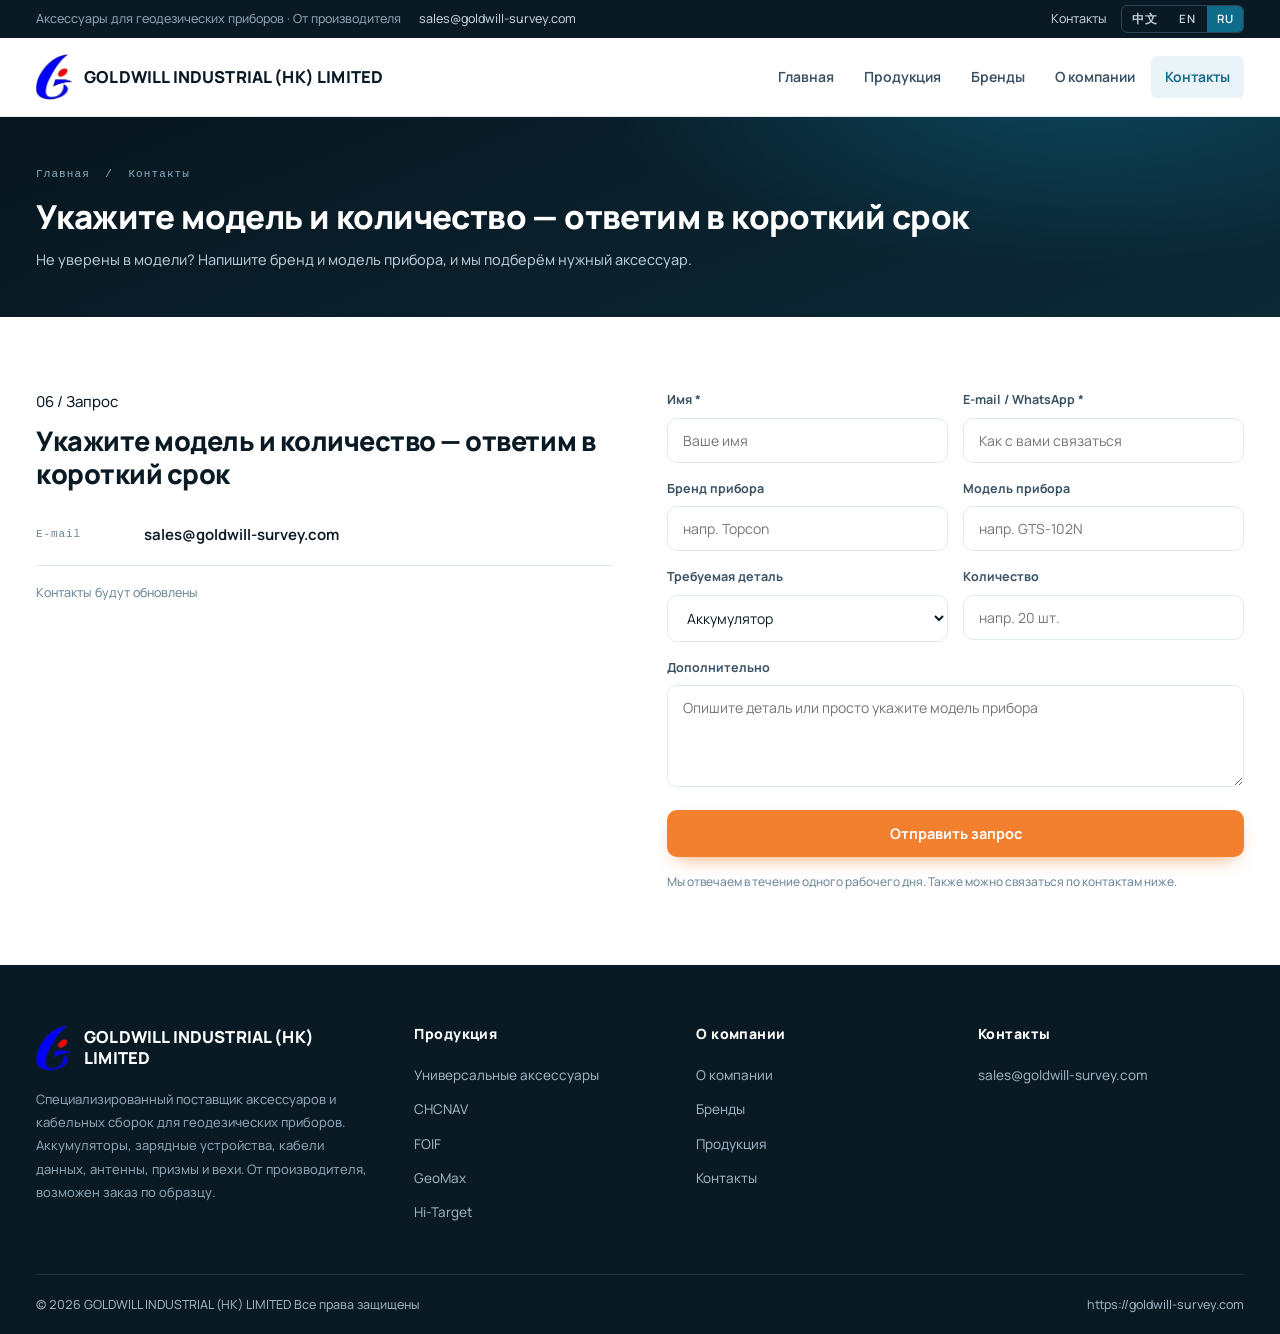
<file: ru/contact.html>
<!DOCTYPE html><html lang="ru" dir="ltr"><head><meta charset="UTF-8"><meta name="viewport" content="width=device-width,initial-scale=1"><title>Контакты</title><meta name="description" content="Аккумуляторы, зарядные устройства, кабели данных, антенны, призмы и вехи для Leica, Trimble, Topcon, Sokkia, Nikon, GeoMax и ещё 23 брендов. Возможен заказ по образцу."><link rel="alternate" hreflang="zh-CN" href="https://goldwill-survey.com/contact.html"><link rel="alternate" hreflang="en" href="https://goldwill-survey.com/en/contact.html"><link rel="alternate" hreflang="ru" href="https://goldwill-survey.com/ru/contact.html"><link rel="canonical" href="https://goldwill-survey.com/ru/contact.html"><link rel="stylesheet" href="../assets/css/style.css"><meta name="theme-color" content="#0a1a24"><meta property="og:site_name" content="GOLDWILL"><meta property="og:type" content="website"><meta property="og:title" content="Контакты"><meta property="og:description" content="Аккумуляторы, зарядные устройства, кабели данных, антенны, призмы и вехи для Leica, Trimble, Topcon, Sokkia, Nikon, GeoMax и ещё 23 брендов. Возможен заказ по образцу."><meta property="og:image" content="https://goldwill-survey.com/assets/img/products/1591298.jpg"><meta property="og:image:width" content="800"><meta property="og:image:height" content="600"><meta name="twitter:card" content="summary_large_image"></head><body><div class="topbar"><div class="wrap"><div class="tb-l"><span class="tag">Аксессуары для геодезических приборов · От производителя</span><span>sales@goldwill-survey.com</span></div><div class="tb-r"><span>Контакты</span><span class="lang"><a href="../contact.html">中文</a><a href="../en/contact.html">EN</a><a href="../ru/contact.html" class="on">RU</a></span></div></div></div><header class="head"><div class="wrap"><a class="logo" href="../ru/index.html"><img class="mark" src="../assets/img/logo-mark.png" alt="GOLDWILL" width="76" height="97"><span class="txt"><b>GOLDWILL INDUSTRIAL (HK) LIMITED</b></span></a><nav class="nav" id="nav"><a href="../ru/index.html">Главная</a><a href="../ru/products.html">Продукция</a><a href="../ru/brands.html">Бренды</a><a href="../ru/about.html">О компании</a><a href="../ru/contact.html" class="on">Контакты</a></nav><button class="burger" id="burger" aria-label="menu">&#9776;</button></div></header><section class="page-hd"><div class="wrap"><div class="crumbs">Главная &nbsp;/&nbsp; Контакты</div><h1>Укажите модель и количество — ответим в короткий срок</h1><p>Не уверены в модели? Напишите бренд и модель прибора, и мы подберём нужный аксессуар.</p></div></section><section class="sec"><div class="wrap"><div class="inq"><div><span class="no">06 / Запрос</span><h2 style="font-size:clamp(19px,2.2vw,27px);margin:10px 0 14px">Укажите модель и количество — ответим в короткий срок</h2><ul class="contact-list"><li><span class="k">E-mail</span><span class="v">sales@goldwill-survey.com</span></li></ul><p style="margin-top:16px;color:var(--muted);font-size:12.5px">Контакты будут обновлены</p></div><form class="frm" method="post" action="mailto:sales@goldwill-survey.com" data-mail="sales@goldwill-survey.com"><div class="row2"><div><label>Имя *</label><input type="text" name="name" placeholder="Ваше имя" required></div><div><label>E-mail / WhatsApp *</label><input type="text" name="contact" placeholder="Как с вами связаться" required></div></div><div class="row2"><div><label>Бренд прибора</label><input type="text" name="brand" placeholder="напр. Topcon"></div><div><label>Модель прибора</label><input type="text" name="model" placeholder="напр. GTS-102N"></div></div><div class="row2"><div><label>Требуемая деталь</label><select name="part"><option>Аккумулятор</option><option>Зарядное устройство</option><option>Кабель данных</option><option>Антенна / Радиостанция</option><option>Призма / Трибрах</option><option>Кейс / Веха / Кронштейн</option><option>Другое / не знаю</option></select></div><div><label>Количество</label><input type="text" name="qty" placeholder="напр. 20 шт."></div></div><div><label>Дополнительно</label><textarea name="note" rows="4" placeholder="Опишите деталь или просто укажите модель прибора"></textarea></div><button class="btn btn-p" type="submit" style="width:100%">Отправить запрос</button><p class="note">Мы отвечаем в течение одного рабочего дня. Также можно связаться по контактам ниже.</p></form></div></div></section><footer class="foot"><div class="wrap"><div class="cols"><div><a class="logo" href="../ru/index.html"><img class="mark" src="../assets/img/logo-mark.png" alt="GOLDWILL" width="76" height="97"><span class="txt"><b>GOLDWILL INDUSTRIAL (HK) LIMITED</b></span></a><p class="desc">Специализированный поставщик аксессуаров и кабельных сборок для геодезических приборов. Аккумуляторы, зарядные устройства, кабели данных, антенны, призмы и вехи. От производителя, возможен заказ по образцу.</p></div><div><h4>Продукция</h4><ul><li><a href="../ru/products.html#universal-accessories">Универсальные аксессуары</a></li><li><a href="../ru/products.html#chcnav">CHCNAV</a></li><li><a href="../ru/products.html#foif">FOIF</a></li><li><a href="../ru/products.html#geomax">GeoMax</a></li><li><a href="../ru/products.html#hi-target">Hi-Target</a></li></ul></div><div><h4>О компании</h4><ul><li><a href="../ru/about.html">О компании</a></li><li><a href="../ru/brands.html">Бренды</a></li><li><a href="../ru/products.html">Продукция</a></li><li><a href="../ru/contact.html">Контакты</a></li></ul></div><div><h4>Контакты</h4><ul><li>sales@goldwill-survey.com</li></ul></div></div><div class="bottom"><span>&copy; 2026 GOLDWILL INDUSTRIAL (HK) LIMITED&nbsp;Все права защищены</span><span>https://goldwill-survey.com</span></div></div></footer><div class="lb" id="lb" hidden role="dialog" aria-modal="true" aria-label="Подробнее"><button class="lb-x" type="button" data-lb="close" aria-label="Закрыть">&times;</button><button class="lb-pv" type="button" data-lb="prev" aria-label="Предыдущая">&#8249;</button><button class="lb-nx" type="button" data-lb="next" aria-label="Следующая">&#8250;</button><figure><div class="shot"><img id="lb-img" alt=""></div><figcaption><span class="mdl" id="lb-mdl"></span><h4 id="lb-name"></h4><p class="br" id="lb-br"></p><span class="idx" id="lb-idx"></span><div class="spec" id="lb-spec" hidden></div><div class="cta"><a class="btn btn-p" id="lb-go" href="../ru/contact.html">Запрос</a></div></figcaption></figure></div><script>window.__SPEC={"url":"../assets/data/specs-ru.json","dir":"../assets/img/detail/","head":"Технические характеристики","note":"Примечания производителя","load":"Загрузка…"};</script><script>
(function(){var b=document.getElementById('burger');
if(b)b.addEventListener('click',function(){document.getElementById('nav').classList.toggle('open');});
var q=document.getElementById('q');if(!q)return;
var cards=[].slice.call(document.querySelectorAll('.pcard')),
groups=[].slice.call(document.querySelectorAll('.bgroup')),
btns=[].slice.call(document.querySelectorAll('.chips button')),cur='',
cn=document.querySelector('.toolbar .count'),
tpl=cn?(cn.dataset.tpl||''):'',orig=cn?cn.textContent:'';
function apply(){var v=q.value.trim().toLowerCase(),n=0;
cards.forEach(function(c){var ok=(!cur||c.dataset.b===cur)&&(!v||c.dataset.k.indexOf(v)>-1);
c.classList.toggle('hide',!ok);if(ok)n++;});
groups.forEach(function(g){g.style.display=g.querySelectorAll('.pcard:not(.hide)').length?'':'none';});
if(cn)cn.textContent=(!cur&&!v)?orig:tpl.replace('{n}',n);}
btns.forEach(function(b){b.addEventListener('click',function(){
btns.forEach(function(x){x.classList.remove('on')});b.classList.add('on');
cur=b.dataset.b;apply();});});
q.addEventListener('input',apply);})();
var fm=document.querySelector('form.frm[data-mail]');
if(fm)fm.addEventListener('submit',function(e){
e.preventDefault();
function lab(el){var d=el.parentNode,l=d?d.querySelector('label'):null;
return l?l.textContent.split('*').join('').trim():el.name;}
var lines=[];[].forEach.call(fm.querySelectorAll('input,select,textarea'),function(el){
var v=(el.value||'').trim();if(v)lines.push(lab(el)+': '+v);});
var h=document.querySelector('h1'),sub=(h?h.textContent:'Enquiry')+(lines[0]?' - '+lines[0]:'');
location.href='mailto:'+fm.getAttribute('data-mail')+'?subject='+encodeURIComponent(sub)+
'&body='+encodeURIComponent(lines.join('\n'));});
/* ---- quick view: one dialog reused by every card on the page ---- */
(function(){var lb=document.getElementById('lb');if(!lb)return;
var img=document.getElementById('lb-img'),nm=document.getElementById('lb-name'),
md=document.getElementById('lb-mdl'),br=document.getElementById('lb-br'),
ix=document.getElementById('lb-idx'),go=document.getElementById('lb-go'),pos=0,
sbox=document.getElementById('lb-spec'),scache=null,spend=null;
function esc(s){return String(s).replace(/[&<>"]/g,function(c){
return c==='&'?'&amp;':c==='<'?'&lt;':c==='>'?'&gt;':'&quot;';});}
/* the spec payload is one shared file, fetched only on first use */
function loadspec(cb){if(scache){cb(scache);return;}
if(spend){spend.push(cb);return;}spend=[cb];
var cfg=window.__SPEC||{url:'',load:''};
fetch(cfg.url).then(function(r){return r.json()}).then(function(j){
scache=j;var q=spend;spend=null;q.forEach(function(f){f(j)});}).
catch(function(){scache={};var q=spend;spend=null;q.forEach(function(f){f(scache)});});}
function spec(b){if(!sbox)return;
sbox.hidden=true;sbox.innerHTML='';lb.classList.remove('has-spec');
if(!b.getAttribute('data-spec'))return;
var pid=b.getAttribute('data-pid'),cfg=window.__SPEC||{};
/* set before the fetch so the dialog takes its definite height in one step
   instead of jumping once the payload lands */
lb.classList.add('has-spec');
sbox.innerHTML='<p class="ld">'+esc(cfg.load||'')+'</p>';sbox.hidden=false;
loadspec(function(j){var e=j&&j[pid];
if(!e){sbox.hidden=true;sbox.innerHTML='';lb.classList.remove('has-spec');return;}
var h='',k;
if(e.r&&e.r.length){h+='<h5>'+esc(cfg.head||'')+'</h5><dl>';
for(k=0;k<e.r.length;k++){h+='<dt>'+esc(e.r[k][0])+'</dt><dd>'+esc(e.r[k][1])+'</dd>';}
h+='</dl>';}
if(e.n&&e.n.length){h+='<div class="nt"><h5>'+esc(cfg.note||'')+'</h5>';
for(k=0;k<e.n.length;k++){var t=e.n[k];
h+=(t[0]==='h')?'<h6>'+esc(t[1])+'</h6>':'<p>'+esc(t[1])+'</p>';}
h+='</div>';}
/* extra manufacturer photographs for this product, when they exist */
if(e.d&&e.d.length){h+='<div class="dg">';
for(k=0;k<e.d.length;k++){
h+='<img class="di" loading="lazy" decoding="async" alt="" src="'+esc(cfg.dir||'')+esc(e.d[k])+'">';}
h+='</div>';}
sbox.innerHTML=h;sbox.hidden=!h;});}
function vis(){return [].slice.call(document.querySelectorAll('.pcard')).
filter(function(c){return !c.classList.contains('hide')});}
function open(i){var cs=vis();if(!cs.length)return;pos=(i+cs.length)%cs.length;
var b=cs[pos].querySelector('.ph');if(!b)return;
img.src=b.getAttribute('data-src');img.alt=b.getAttribute('data-name')||'';
var m=b.getAttribute('data-mdl');md.textContent=m||'';md.style.display=m?'':'none';
nm.textContent=b.getAttribute('data-name')||'';
br.textContent=b.getAttribute('data-br')||'';
ix.textContent=(pos+1)+' / '+cs.length;
go.href=b.getAttribute('data-href')||'#';
spec(b);
lb.hidden=false;document.documentElement.style.overflow='hidden';}
function close(){lb.hidden=true;img.removeAttribute('src');
document.documentElement.style.overflow='';}
document.addEventListener('click',function(e){
var el=e.target&&e.target.closest?e.target.closest('[data-lb-open]'):null;
if(!el)return;var c=el.closest('.pcard');if(!c)return;e.preventDefault();
open(vis().indexOf(c));});
lb.addEventListener('click',function(e){if(e.target===lb){close();return;}
var d=e.target.getAttribute&&e.target.getAttribute('data-lb');
if(d==='close')close();else if(d==='prev')open(pos-1);else if(d==='next')open(pos+1);});
document.addEventListener('keydown',function(e){if(lb.hidden)return;
if(e.key==='Escape')close();else if(e.key==='ArrowLeft')open(pos-1);
else if(e.key==='ArrowRight')open(pos+1);});})();
/* ---- enquiry form: carry over the model the visitor was looking at ---- */
(function(){var s=location.search;if(!s)return;
var p=new URLSearchParams(s),m=p.get('m'),n=p.get('n');
if(m){var f=document.querySelector('input[name=model]');if(f&&!f.value)f.value=m;}
if(n){var t=document.querySelector('textarea[name=note]');if(t&&!t.value)t.value=n;}})();
</script></body></html>
</file>
<file: assets/css/style.css>
/* GOLDWILL - survey instrument accessories. Hand-written CSS. */
@font-face{font-family:"Manrope";font-style:normal;font-weight:200 800;font-display:swap;
src:url("../fonts/manrope-latin-var.woff2") format("woff2");
unicode-range:U+0000-00FF,U+0131,U+0152-0153,U+02BB-02BC,U+02C6,U+02DA,U+02DC,U+0304,U+0308,U+0329,U+2000-206F,U+20AC,U+2122,U+2191,U+2193,U+2212,U+2215,U+FEFF,U+FFFD}
@font-face{font-family:"Manrope";font-style:normal;font-weight:200 800;font-display:swap;
src:url("../fonts/manrope-latin-ext-var.woff2") format("woff2");
unicode-range:U+0100-02AF,U+1E00-1E9F,U+1EF2-1EFF,U+2020,U+20A0-20AB,U+20AD-20C0,U+2113,U+2C60-2C7F,U+A720-A7FF}
@font-face{font-family:"Manrope";font-style:normal;font-weight:200 800;font-display:swap;
src:url("../fonts/manrope-cyr-var.woff2") format("woff2");
unicode-range:U+0301,U+0400-045F,U+0490-0491,U+04B0-04B1,U+2116}
:root{
--ink:#0a1a24;--ink2:#3a5264;--muted:#6b8496;
--line:#e2eaf0;--line2:#eef3f7;
--bg:#fff;--soft:#f6f9fb;
--brand:#0e6b8a;--branddk:#0a5069;--brandlt:#e9f3f8;--brandmd:#cfe4ee;
--accent:#f2802e;--accentdk:#d96a1c;--accentlt:#fdf1e7;
--sans:"Manrope","PingFang SC","Microsoft YaHei","Hiragino Sans GB","Noto Sans SC","Source Han Sans SC",system-ui,-apple-system,"Segoe UI",Roboto,sans-serif;
--mono:"SFMono-Regular",ui-monospace,Menlo,Consolas,"Liberation Mono","Courier New",monospace;
--wrap:1260px;
--r:10px;--r-sm:6px;--r-pill:100px;
--sh1:0 1px 2px rgba(10,26,36,.05);
--sh2:0 18px 40px -16px rgba(10,26,36,.22);
--sh3:0 34px 70px -20px rgba(10,26,36,.32);
--ease:cubic-bezier(.2,.7,.3,1)}
*,*::before,*::after{box-sizing:border-box}
html{-webkit-text-size-adjust:100%;scroll-behavior:smooth;-webkit-tap-highlight-color:transparent}
body{margin:0;background:var(--bg);color:var(--ink);font-family:var(--sans);
font-size:15px;line-height:1.72;font-weight:450;-webkit-font-smoothing:antialiased;
text-rendering:optimizeLegibility;font-variant-numeric:tabular-nums}
img{max-width:100%;height:auto;display:block}
a{color:inherit;text-decoration:none;transition:color .16s}
h1,h2,h3,h4{margin:0;line-height:1.22;font-weight:800;letter-spacing:-.018em}
p{margin:0}ul{margin:0;padding:0;list-style:none}
code{font-family:var(--mono);font-variant-numeric:tabular-nums}
.wrap{width:100%;max-width:var(--wrap);margin:0 auto;padding:0 26px}
.sr{position:absolute;width:1px;height:1px;overflow:hidden;clip:rect(0 0 0 0);white-space:nowrap}
.skip{position:absolute;left:-9999px}
/* ---------------------------------------------------------- top bar / head */
.topbar{background:var(--ink);color:#c2d2dd;font-size:12.5px}
.topbar .wrap{display:flex;align-items:center;justify-content:space-between;gap:16px;
min-height:38px;flex-wrap:wrap}
.topbar a:hover{color:#fff}
.tb-l{display:flex;align-items:center;gap:18px;flex-wrap:wrap}
.tb-r{display:flex;align-items:center;gap:14px}
.topbar .tag{color:#8ba3b4}
.lang{display:flex;gap:2px;border:1px solid #2f4457;border-radius:var(--r-sm);overflow:hidden}
.lang a{padding:3px 10px;font-size:11.5px;font-weight:600;letter-spacing:.04em}
.lang a.on{background:var(--brand);color:#fff}
.head{background:rgba(255,255,255,.96);backdrop-filter:blur(10px);
border-bottom:1px solid var(--line);position:sticky;top:0;z-index:50}
.head .wrap{display:flex;align-items:center;justify-content:space-between;gap:24px;min-height:78px}
.logo{display:flex;align-items:center;gap:12px;flex-shrink:0}
.logo img.mark{display:block;height:46px;width:auto}
.logo .txt b{display:block;font-size:16.5px;font-weight:800;letter-spacing:.01em;line-height:1.22}
.nav{display:flex;align-items:center;gap:2px;flex-wrap:wrap}
.nav a{padding:9px 14px;font-size:14px;font-weight:650;color:var(--ink2);border-radius:var(--r-sm)}
.nav a:hover{color:var(--brand);background:var(--brandlt)}
.nav a.on{color:var(--brand);background:var(--brandlt)}
.burger{display:none;width:44px;height:44px;border:1px solid var(--line);background:#fff;
border-radius:var(--r-sm);cursor:pointer;font-size:19px;color:var(--ink)}
/* ------------------------------------------------------------------ buttons */
.btn{display:inline-flex;align-items:center;justify-content:center;gap:9px;padding:13px 26px;
border-radius:var(--r);font-family:inherit;font-weight:700;font-size:14.5px;
border:1px solid transparent;cursor:pointer;transition:background .18s,color .18s,
border-color .18s,box-shadow .18s,transform .18s;white-space:nowrap}
.btn-p{background:var(--accent);color:#fff;box-shadow:0 8px 20px -10px rgba(242,128,46,.9)}
.btn-p:hover{background:var(--accentdk);transform:translateY(-1px);
box-shadow:0 12px 26px -10px rgba(242,128,46,.95)}
.btn-s{background:transparent;color:#fff;border-color:rgba(255,255,255,.42)}
.btn-s:hover{border-color:#fff;background:rgba(255,255,255,.12)}
.btn-o{background:transparent;color:var(--brand);border-color:var(--brandmd)}
.btn-o:hover{background:var(--brand);border-color:var(--brand);color:#fff}
/* --------------------------------------------------------------- hero block */
.hero{position:relative;background:
radial-gradient(1100px 460px at 80% -12%,rgba(14,107,138,.55),transparent 62%),
radial-gradient(760px 380px at 8% 108%,rgba(242,128,46,.16),transparent 60%),
linear-gradient(158deg,#08161f 0%,#0c2937 54%,#081a26 100%);color:#fff;overflow:hidden}
.hero::after{content:"";position:absolute;inset:0;pointer-events:none;
background-image:linear-gradient(rgba(255,255,255,.04) 1px,transparent 1px),
linear-gradient(90deg,rgba(255,255,255,.04) 1px,transparent 1px);
background-size:58px 58px;
mask-image:linear-gradient(160deg,#000 22%,transparent 78%)}
.hero .wrap{position:relative;z-index:2;padding-top:76px;padding-bottom:76px;
display:grid;grid-template-columns:1.12fr .88fr;gap:58px;align-items:center}
.eyebrow{display:inline-flex;align-items:center;gap:9px;font-family:var(--mono);font-size:11.5px;
letter-spacing:.16em;text-transform:uppercase;color:#82d6ea;
border:1px solid rgba(130,214,234,.34);padding:6px 13px;border-radius:var(--r-pill)}
.eyebrow i{width:6px;height:6px;background:var(--accent);border-radius:50%;font-style:normal}
.hero h1{font-size:clamp(28px,3.7vw,45px);margin:22px 0 18px;letter-spacing:-.028em;line-height:1.14}
.hero h1 em{font-style:normal;color:#82d6ea}
.hero .lead{color:#b4c8d6;font-size:15.5px;max-width:590px;font-weight:400}
.hero .cta{display:flex;gap:14px;margin-top:32px;flex-wrap:wrap}
.hero .nums{display:flex;gap:38px;margin-top:38px;padding-top:26px;
border-top:1px solid rgba(255,255,255,.13);flex-wrap:wrap}
.hero .nums b{display:block;font-size:25px;font-weight:800;color:#fff;line-height:1.15;
letter-spacing:-.02em}
.hero .nums span{font-size:12.5px;color:#8fa8ba}
/* hero product mosaic - real catalogue photos on white tiles */
.mosaic{display:grid;grid-template-columns:1.3fr 1fr;grid-template-rows:1fr 1fr;gap:13px;
min-height:392px}
.mosaic .t{position:relative;background:#fff;border-radius:14px;overflow:hidden;
box-shadow:var(--sh3);display:grid;place-items:center}
.mosaic .t:first-child{grid-row:1/3}
.mosaic .t img{width:100%;height:100%;object-fit:contain;padding:14px}
.mosaic .t .cap{position:absolute;left:10px;bottom:9px;right:10px;font-family:var(--mono);
font-size:10.5px;letter-spacing:.05em;color:#8fa6b6;text-align:center;
overflow:hidden;text-overflow:ellipsis;white-space:nowrap}
/* model lookup band under the hero */
.lookbar{background:var(--soft);border-bottom:1px solid var(--line2)}
.lookbar .wrap{display:flex;align-items:center;gap:14px 20px;padding-top:15px;
padding-bottom:15px;flex-wrap:wrap}
.lookbar .k{font-family:var(--mono);font-size:11px;letter-spacing:.15em;text-transform:uppercase;
color:var(--brand);font-weight:700;white-space:nowrap}
.lookbar ul{display:flex;gap:8px;flex-wrap:wrap}
.lookbar li code{display:inline-block;font-size:12.5px;background:#fff;border:1px solid var(--line);
border-radius:var(--r-pill);padding:5px 13px;color:var(--ink2);transition:border-color .16s,color .16s}
.lookbar li a:hover code{border-color:var(--brandmd);color:var(--brand);background:var(--brandlt)}
.lookbar a.more{margin-left:auto;font-size:12.5px;font-weight:700;color:var(--accent);
white-space:nowrap}
.lookbar a.more:hover{color:var(--accentdk)}
/* ---------------------------------------------------------------- sections */
.sec{padding:72px 0}
.sec.soft{background:var(--soft);border-top:1px solid var(--line2);border-bottom:1px solid var(--line2)}
.sec-head{margin-bottom:38px}
.sec-head .no{font-family:var(--mono);font-size:11.5px;font-weight:700;letter-spacing:.2em;
color:var(--brand);text-transform:uppercase;display:block;margin-bottom:11px}
.sec-head h2{font-size:clamp(21px,2.5vw,31px)}
.sec-head p{color:var(--muted);margin-top:12px;max-width:770px;font-size:14.5px}
.sec-head.center{text-align:center}
.sec-head.center p{margin-left:auto;margin-right:auto}
.sec-head.row{display:flex;align-items:flex-end;justify-content:space-between;gap:22px;flex-wrap:wrap}
/* advantages */
.adv{display:grid;grid-template-columns:repeat(4,1fr);border:1px solid var(--line);
border-radius:var(--r);overflow:hidden;background:#fff;box-shadow:var(--sh1)}
.adv>div{padding:30px 26px;border-right:1px solid var(--line);transition:background .2s}
.adv>div:hover{background:var(--soft)}
.adv>div:last-child{border-right:0}
.adv .ic{min-width:42px;height:42px;padding:0 7px;border-radius:var(--r-sm);
background:var(--brandlt);color:var(--brand);display:grid;place-items:center;
font-family:var(--mono);font-weight:800;font-size:12px;margin-bottom:16px}
.adv h3{font-size:15.5px;margin-bottom:8px}
.adv p{color:var(--muted);font-size:13.5px}
/* brand chips */
.brands{display:grid;grid-template-columns:repeat(6,1fr);gap:11px}
.brands a{border:1px solid var(--line);border-radius:var(--r);padding:16px 11px;text-align:center;
background:#fff;transition:border-color .18s,background .18s,transform .18s,box-shadow .18s}
.brands a:hover{border-color:var(--brandmd);background:var(--brandlt);transform:translateY(-3px);
box-shadow:var(--sh1)}
.brands b{display:block;font-size:13.5px;font-weight:750}
.brands span{display:block;font-family:var(--mono);font-size:9.5px;color:var(--muted);
letter-spacing:.05em;margin-top:4px;overflow:hidden;text-overflow:ellipsis;white-space:nowrap}
.brands em{display:block;font-size:10.5px;color:var(--brand);font-style:normal;margin-top:6px;
font-weight:600}
/* category cards */
.cats{display:grid;grid-template-columns:repeat(3,1fr);gap:16px}
.cats a{display:flex;align-items:center;justify-content:space-between;gap:14px;
border:1px solid var(--line);border-left:3px solid var(--brand);border-radius:var(--r);
padding:19px 21px;background:#fff;transition:background .18s,border-color .18s,transform .18s}
.cats a:hover{background:var(--brandlt);border-left-color:var(--accent);transform:translateX(3px)}
.cats b{font-size:15px}
.cats span{font-family:var(--mono);font-size:10.5px;color:var(--muted);letter-spacing:.05em}
/* ------------------------------------------------ products page: filter bar */
.toolbar{display:flex;gap:12px;flex-wrap:wrap;align-items:center;
position:sticky;top:79px;z-index:40;margin:0 0 20px;padding:14px 0;
background:rgba(255,255,255,.94);backdrop-filter:blur(10px);
border-bottom:1px solid var(--line2)}
.toolbar input{flex:1;min-width:220px;padding:12px 15px;border:1px solid var(--line);
border-radius:var(--r);font-family:inherit;font-size:14px;background:#fff;color:var(--ink);
transition:border-color .18s,box-shadow .18s}
.toolbar input:focus{outline:0;border-color:var(--brand);box-shadow:0 0 0 3px var(--brandlt)}
.toolbar .count{font-family:var(--mono);font-size:12.5px;color:var(--muted);white-space:nowrap}
.chips{display:flex;gap:8px;flex-wrap:wrap;margin-bottom:28px}
.chips button{padding:8px 15px;border:1px solid var(--line);background:#fff;
border-radius:var(--r-pill);font-family:inherit;font-size:13px;font-weight:650;
color:var(--ink2);cursor:pointer;transition:border-color .16s,background .16s,color .16s}
.chips button:hover{border-color:var(--brandmd);color:var(--brand)}
.chips button.on{background:var(--brand);border-color:var(--brand);color:#fff}
.chips button em{font-style:normal;opacity:.62;font-family:var(--mono);font-size:11px;
margin-left:3px}
.bgroup{margin-bottom:38px;scroll-margin-top:150px}
.bgroup>h3{font-size:16px;display:flex;align-items:center;gap:10px;margin-bottom:16px;
padding-bottom:10px;border-bottom:2px solid var(--line)}
.bgroup>h3 em{font-family:var(--mono);font-size:11px;color:var(--muted);font-style:normal;
font-weight:600;letter-spacing:.04em}
.bgroup>h3 span{margin-left:auto;font-family:var(--mono);font-size:11.5px;color:var(--brand)}
/* ------------------------------------------------------------- product card */
.pgrid{display:grid;grid-template-columns:repeat(4,1fr);gap:18px}
.pcard{position:relative;border:1px solid var(--line);border-radius:var(--r);background:#fff;
display:flex;flex-direction:column;overflow:hidden;
transition:border-color .2s,box-shadow .25s,transform .25s var(--ease)}
.pcard:hover{border-color:var(--brandmd);box-shadow:var(--sh2);transform:translateY(-4px)}
.pcard .ph{display:block;width:100%;border:0;margin:0;padding:12px;background:#fff;
aspect-ratio:4/3;position:relative;cursor:zoom-in;overflow:hidden;
-webkit-appearance:none;appearance:none;font:inherit;color:inherit}
.pcard .ph img{width:100%;height:100%;object-fit:contain;display:block;
transition:transform .45s var(--ease)}
.pcard:hover .ph img{transform:scale(1.07)}
.pcard .ph .qv{position:absolute;right:11px;bottom:11px;width:34px;height:34px;
border-radius:50%;background:rgba(10,26,36,.84);color:#fff;display:grid;place-items:center;
font-size:14px;line-height:1;opacity:0;transform:translateY(6px);transition:opacity .22s,transform .22s;
box-shadow:0 6px 16px -6px rgba(0,0,0,.7);pointer-events:none}
.pcard:hover .ph .qv,.pcard .ph:focus-visible .qv{opacity:1;transform:none}
.pcard .ph:focus-visible{outline:2px solid var(--brand);outline-offset:-3px}
.pcard .ph .ph-t{font-family:var(--mono);font-size:13px;color:var(--brand);
letter-spacing:.04em;text-align:center;padding:0 8px;word-break:break-word;
display:grid;place-items:center;height:100%}
.pcard .bd{padding:14px 15px 16px;display:flex;flex-direction:column;gap:8px;flex:1;
border-top:1px solid var(--line2)}
.pcard .mdl{display:inline-block;font-family:var(--mono);font-size:10.5px;font-weight:600;
letter-spacing:.03em;color:var(--brand);background:var(--brandlt);border-radius:var(--r-pill);
padding:3px 10px;align-self:flex-start;max-width:100%;overflow:hidden;text-overflow:ellipsis;
white-space:nowrap}
.pcard h4{font-size:13.5px;line-height:1.48;font-weight:700;display:-webkit-box;
-webkit-line-clamp:2;-webkit-box-orient:vertical;overflow:hidden;min-height:2.96em}
.pcard .act{margin-top:auto;display:flex;gap:8px;padding-top:2px}
.pcard .act a,.pcard .act button{flex:1;text-align:center;font-size:12.5px;font-weight:650;
padding:9px 0;border-radius:var(--r-sm);border:1px solid var(--line);color:var(--ink2);
background:#fff;font-family:inherit;cursor:pointer;
transition:background .16s,border-color .16s,color .16s}
.pcard .act a.pri{background:var(--accentlt);border-color:#f7d2b0;color:var(--accentdk)}
.pcard .act a:hover,.pcard .act button:hover{border-color:var(--brand);color:var(--brand);
background:var(--brandlt)}
.pcard .act a.pri:hover{background:var(--accent);border-color:var(--accent);color:#fff}
.pcard.hide{display:none}
/* ---------------------------------------------------------------- lightbox */
.lb{position:fixed;inset:0;z-index:200;background:rgba(6,15,22,.88);
backdrop-filter:blur(7px);display:grid;place-items:center;padding:22px;
animation:lbin .22s var(--ease)}
.lb[hidden]{display:none}
@keyframes lbin{from{opacity:0}to{opacity:1}}
.lb figure{margin:0;position:relative;background:#fff;border-radius:16px;overflow:hidden;
width:100%;max-width:1000px;max-height:min(90vh,900px);display:grid;
grid-template-columns:1.38fr .62fr;box-shadow:0 44px 100px -20px rgba(0,0,0,.7)}
/* min-width:0 on both grid items is load-bearing. Without it the intrinsic
   width of the product photo (600-800 px) plus aspect-ratio:4/3 inflates the
   first column to ~1330 px whenever the caption column carries a long note
   block, which pushes the spec panel and the enquiry button outside the
   viewport where figure{overflow:hidden} clips them. */
.lb .shot{background:#fff;display:grid;place-items:center;padding:20px;
aspect-ratio:4/3;min-width:0;min-height:0;overflow:hidden}
.lb .shot img{width:100%;height:100%;object-fit:contain;max-height:78vh;
min-width:0}
.lb figcaption{padding:30px 26px 22px;display:flex;flex-direction:column;
gap:10px;border-left:1px solid var(--line2);position:relative;
min-width:0;min-height:0}
.lb .mdl{display:inline-block;font-family:var(--mono);font-size:11px;font-weight:600;
color:var(--brand);background:var(--brandlt);border-radius:var(--r-pill);padding:4px 11px;
align-self:flex-start;max-width:100%;overflow:hidden;text-overflow:ellipsis;white-space:nowrap}
.lb h4{font-size:18px;line-height:1.42}
.lb .br{font-size:12.5px;color:var(--muted);font-family:var(--mono);letter-spacing:.03em}
.lb .cta{margin-top:12px;display:grid;gap:10px}
.lb .cta .btn{width:100%}
/* manufacturer specifications - the panel scrolls so a long battery note
   cannot stretch the dialog past the viewport */
.lb .spec{margin-top:4px;border-top:1px solid var(--line2);padding-top:12px;
flex:1 1 auto;min-height:0;overflow:auto;overscroll-behavior:contain}
.lb .spec[hidden]{display:none}
.lb .spec h5{margin:0 0 8px;font-family:var(--mono);font-size:10.5px;font-weight:700;
letter-spacing:.12em;text-transform:uppercase;color:var(--brand)}
.lb .spec h6{margin:12px 0 4px;font-size:12.5px;font-weight:800;color:var(--ink)}
.lb .spec dl{display:grid;grid-template-columns:auto minmax(0,1fr);
gap:6px 12px;margin:0;align-items:baseline;min-width:0}
.lb .spec dt{font-size:11.5px;color:var(--muted);white-space:nowrap;
overflow:hidden;text-overflow:ellipsis;max-width:11em;min-width:0}
.lb .spec dd{margin:0;font-size:12.5px;font-weight:650;word-break:break-word;
font-variant-numeric:tabular-nums;min-width:0}
.lb .spec .nt{margin-top:13px;border-top:1px dashed var(--line2);padding-top:10px}
.lb .spec .nt p{margin:4px 0;font-size:12px;color:var(--ink2);line-height:1.55}
.lb .spec .nt p:first-of-type{margin-top:0}
.lb .spec .ld{font-size:12px;color:var(--muted)}
/* With a specification panel the dialog must have a DEFINITE height: otherwise
   the auto-sized grid row lets .spec grow to its content height, which pushes
   .cta past the figure's max-height where overflow:hidden clips it (the
   enquiry button becomes unreachable). Fixing the height bounds the row, so
   .spec scrolls internally and the button stays put. Cards without a panel
   keep the compact content-driven height. */
.lb.has-spec figure{height:min(90vh,900px);grid-template-rows:minmax(0,1fr)}
.lb.has-spec .shot{aspect-ratio:auto}
/* extra manufacturer photographs (connector close-ups, case interiors...) */
.lb .spec .dg{display:grid;gap:9px;margin-top:13px;
border-top:1px dashed var(--line2);padding-top:11px}
.lb .spec .dg .di{width:100%;height:auto;border:1px solid var(--line2);
border-radius:var(--r-sm);background:#fff;display:block}
.lb .idx{font-family:var(--mono);font-size:11px;color:var(--muted);letter-spacing:.08em}
.lb-x{position:absolute;top:16px;right:18px;width:42px;height:42px;border-radius:50%;
border:1px solid rgba(255,255,255,.24);background:rgba(255,255,255,.1);color:#fff;
font-size:22px;line-height:1;cursor:pointer;display:grid;place-items:center;
transition:background .18s,border-color .18s}
.lb-x:hover{background:rgba(255,255,255,.22);border-color:#fff}
.lb-pv,.lb-nx{position:absolute;top:50%;transform:translateY(-50%);width:46px;height:66px;
border:1px solid rgba(255,255,255,.22);background:rgba(255,255,255,.08);color:#fff;
font-size:24px;line-height:1;cursor:pointer;border-radius:10px;display:grid;
place-items:center;transition:background .18s,border-color .18s}
.lb-pv{left:16px}.lb-nx{right:16px}
.lb-pv:hover,.lb-nx:hover{background:rgba(255,255,255,.2);border-color:#fff}
/* -------------------------------------------------------------- about block */
.about{display:grid;grid-template-columns:1fr 1fr;gap:54px;align-items:start}
.about .txt p{color:var(--ink2);margin-bottom:15px;font-size:14.5px}
.about dl{display:grid;grid-template-columns:auto 1fr;gap:11px 22px;
border-top:1px solid var(--line);padding-top:22px;margin:24px 0 0}
.about dt{font-family:var(--mono);font-size:11.5px;color:var(--muted);letter-spacing:.06em}
.about dd{margin:0;font-size:14px;font-weight:650}
.facts{display:grid;grid-template-columns:1fr 1fr;gap:15px}
.facts div{border:1px solid var(--line);border-radius:var(--r);padding:22px 20px;background:#fff;
box-shadow:var(--sh1)}
.facts b{display:block;font-size:24px;font-weight:800;color:var(--brand);line-height:1.2;
letter-spacing:-.02em}
.facts span{font-size:13px;color:var(--muted)}
/* ----------------------------------------------------------------- contact */
.inq{display:grid;grid-template-columns:1fr 1fr;gap:54px}
.frm{display:grid;gap:15px}
.frm .row2{display:grid;grid-template-columns:1fr 1fr;gap:15px}
.frm label{display:block;font-size:12.5px;font-weight:700;color:var(--ink2);margin-bottom:7px}
.frm input,.frm select,.frm textarea{width:100%;padding:12px 15px;border:1px solid var(--line);
border-radius:var(--r);font-family:inherit;font-size:14px;background:#fff;color:var(--ink);
transition:border-color .18s,box-shadow .18s}
.frm input:focus,.frm select:focus,.frm textarea:focus{outline:0;border-color:var(--brand);
box-shadow:0 0 0 3px var(--brandlt)}
.frm .note{font-size:12px;color:var(--muted)}
.contact-list li{display:flex;gap:14px;padding:17px 0;border-bottom:1px solid var(--line)}
.contact-list .k{font-family:var(--mono);font-size:11px;color:var(--muted);
letter-spacing:.08em;min-width:94px;padding-top:3px}
.contact-list .v{font-size:15px;font-weight:650;word-break:break-all}
.pending{color:var(--accent);font-weight:700}
/* ------------------------------------------------------------------ footer */
.foot{background:var(--ink);color:#9cb1c1;padding:60px 0 0;font-size:13.5px}
.foot .cols{display:grid;grid-template-columns:1.4fr 1fr 1fr 1.1fr;gap:40px;padding-bottom:44px}
.foot h4{color:#fff;font-size:14px;margin-bottom:17px;letter-spacing:.03em}
.foot li{padding:5.5px 0}
.foot a:hover{color:#fff}
.foot .logo .txt b{color:#fff}
.foot .desc{margin-top:17px;line-height:1.8;color:#8ba4b5;font-size:13px}
.foot .bottom{border-top:1px solid rgba(255,255,255,.1);padding:19px 0;display:flex;
justify-content:space-between;gap:16px;flex-wrap:wrap;font-size:12.5px}
/* --------------------------------------------------------------- page head */
.page-hd{background:
radial-gradient(760px 300px at 84% -20%,rgba(14,107,138,.5),transparent 64%),
linear-gradient(158deg,#08161f,#0c2937);color:#fff;padding:48px 0 44px}
.page-hd .crumbs{font-family:var(--mono);font-size:11px;letter-spacing:.1em;color:#87aec1;
margin-bottom:13px}
.page-hd h1{font-size:clamp(23px,3vw,33px)}
.page-hd p{color:#b4c8d6;margin-top:11px;max-width:770px;font-size:14.5px}
/* --------------------------------------------------------------- breakpoints */
@media (max-width:1080px){
.hero .wrap{grid-template-columns:1fr;gap:38px;padding-top:56px;padding-bottom:56px}
.mosaic{min-height:330px}
.adv{grid-template-columns:1fr 1fr}
.adv>div:nth-child(2){border-right:0}
.adv>div:nth-child(1),.adv>div:nth-child(2){border-bottom:1px solid var(--line)}
.pgrid{grid-template-columns:repeat(3,1fr)}.brands{grid-template-columns:repeat(4,1fr)}
.foot .cols{grid-template-columns:1fr 1fr}}
@media (max-width:820px){
.nav{display:none}
.nav.open{display:flex;position:absolute;left:0;right:0;top:100%;background:#fff;
border-bottom:1px solid var(--line);padding:12px 26px 18px;flex-direction:column;
align-items:stretch;box-shadow:0 16px 32px rgba(10,26,36,.12)}
.burger{display:block}.head{position:relative}
.head .wrap{gap:14px}
/* the full entity name is a legal-style string and does not fit a phone: let
   the logo shrink and clamp the text instead of pushing the header 37px past
   the viewport */
.logo{flex:1 1 auto;min-width:0;gap:10px}
.logo .txt{min-width:0}
.logo .txt b{font-size:14px;line-height:1.26;display:-webkit-box;
-webkit-line-clamp:2;-webkit-box-orient:vertical;overflow:hidden}
.logo img.mark{height:40px}
.toolbar{top:0}
.toolbar input{min-width:0}
.about,.inq{grid-template-columns:1fr;gap:34px}
.pgrid{grid-template-columns:repeat(2,1fr)}.cats{grid-template-columns:1fr}.sec{padding:52px 0}
.bgroup>h3{flex-wrap:wrap;gap:8px}
/* label is already localised; the uppercase English line is the first thing
   worth dropping when space runs out */
.bgroup>h3 em{display:none}
.pcard .act a,.pcard .act button{font-size:11.5px;padding:8px 0}
.lb figure{grid-template-columns:1fr;max-width:560px}
.lb .shot{border-bottom:1px solid var(--line2)}
.lb figcaption{border-left:0}
/* stacked layout: the photo row sizes itself, the caption row takes the rest
   and scrolls, so the panel and the button stay on screen */
.lb.has-spec figure{grid-template-rows:auto minmax(0,1fr)}
.lb.has-spec .shot{aspect-ratio:4/3;max-height:34vh}
.lb.has-spec .shot img{max-height:34vh}
.lb-pv,.lb-nx{width:40px;height:56px;font-size:20px}
.bgroup{scroll-margin-top:110px}}
@media (max-width:520px){
.adv{grid-template-columns:1fr}.adv>div{border-right:0;border-bottom:1px solid var(--line)}
.brands{grid-template-columns:repeat(2,1fr)}
/* two thumbnails per row stays browsable down to a small phone; one column
   makes 431 cards an endless scroll */
.pgrid{grid-template-columns:repeat(2,1fr);gap:12px}
.pcard .ph{padding:8px}
.facts{grid-template-columns:1fr}.frm .row2{grid-template-columns:1fr}
.topbar .tag{display:none}
.mosaic{grid-template-columns:1fr;grid-template-rows:auto;min-height:0}
.mosaic .t{aspect-ratio:4/3}
.mosaic .t:first-child{grid-row:auto}
.lookbar a.more{margin-left:0}}
@media (max-width:380px){
.pgrid{grid-template-columns:1fr}}
@media (hover:none){
.pcard .ph .qv{opacity:.9;transform:none}}
@media (prefers-reduced-motion:reduce){
html{scroll-behavior:auto}
*,*::before,*::after{animation-duration:.001ms !important;transition-duration:.001ms !important}
.pcard:hover{transform:none}
.pcard:hover .ph img{transform:none}}
</file>
